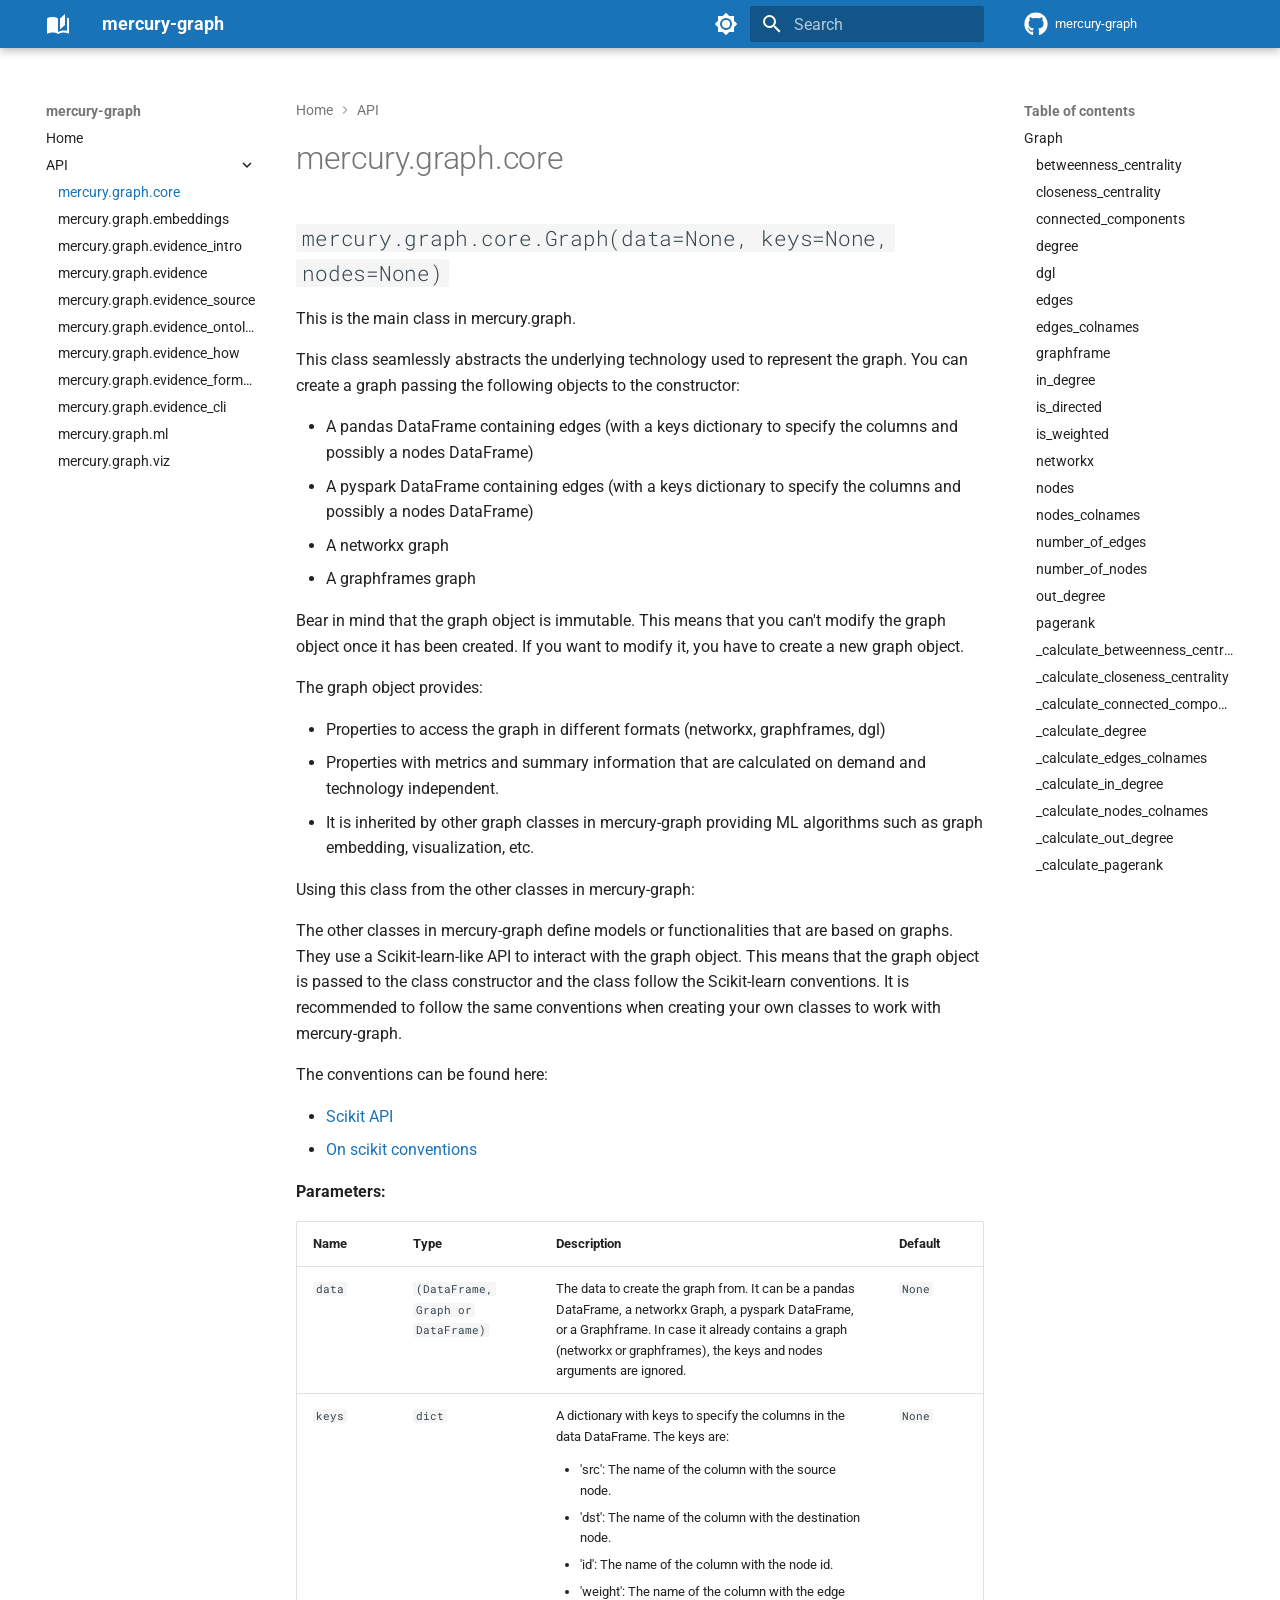
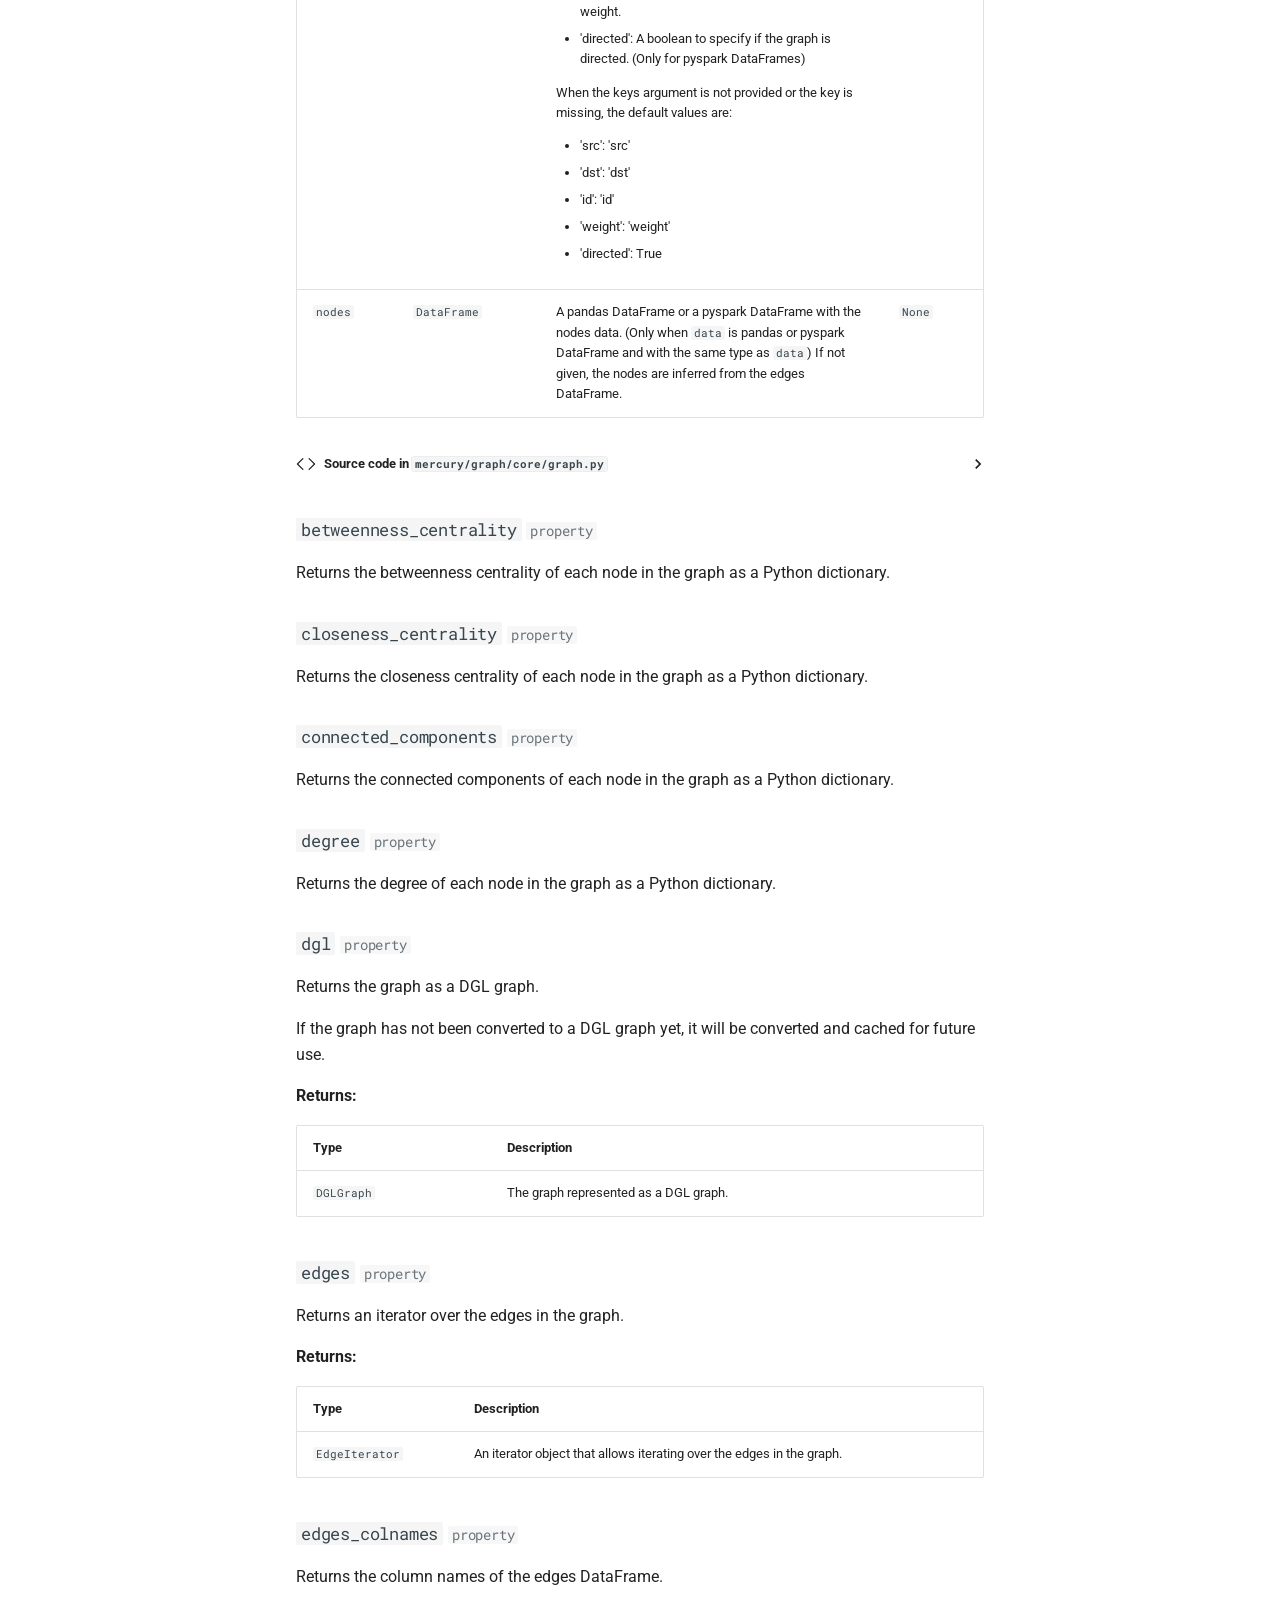
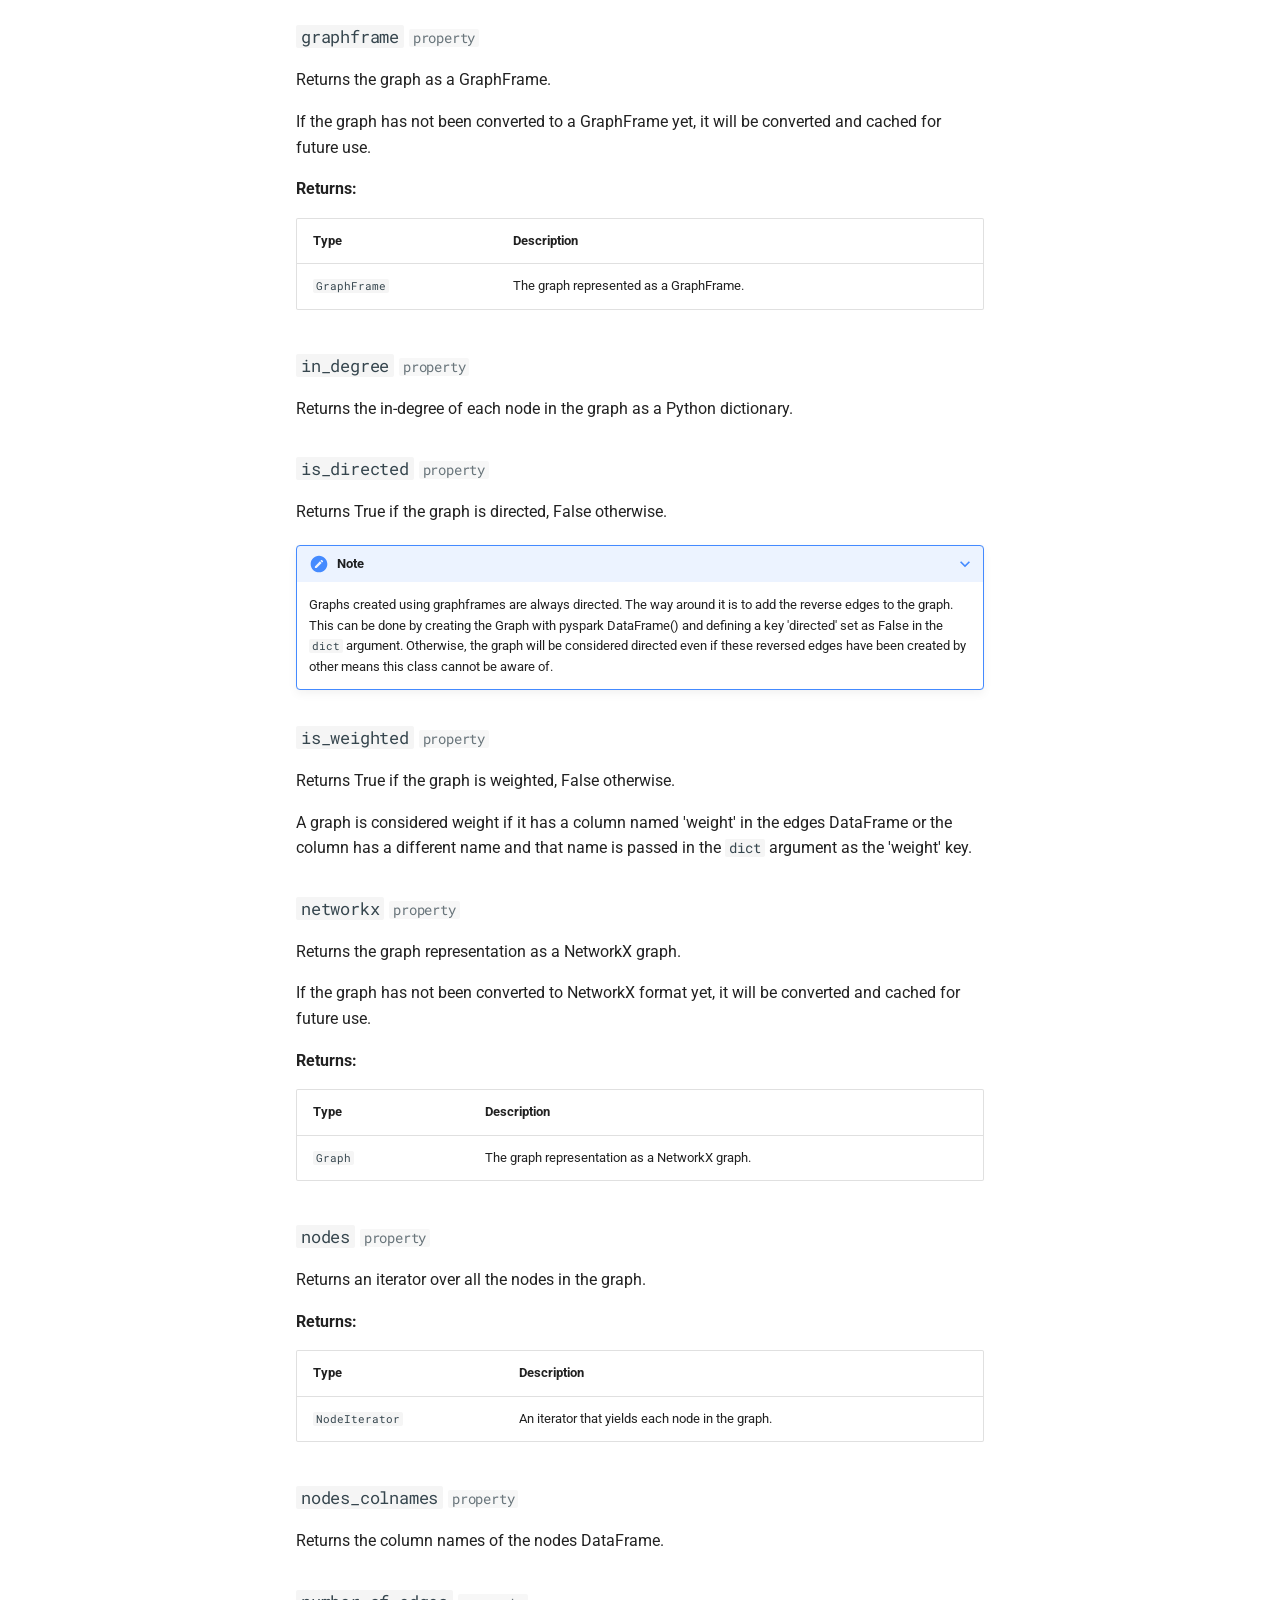
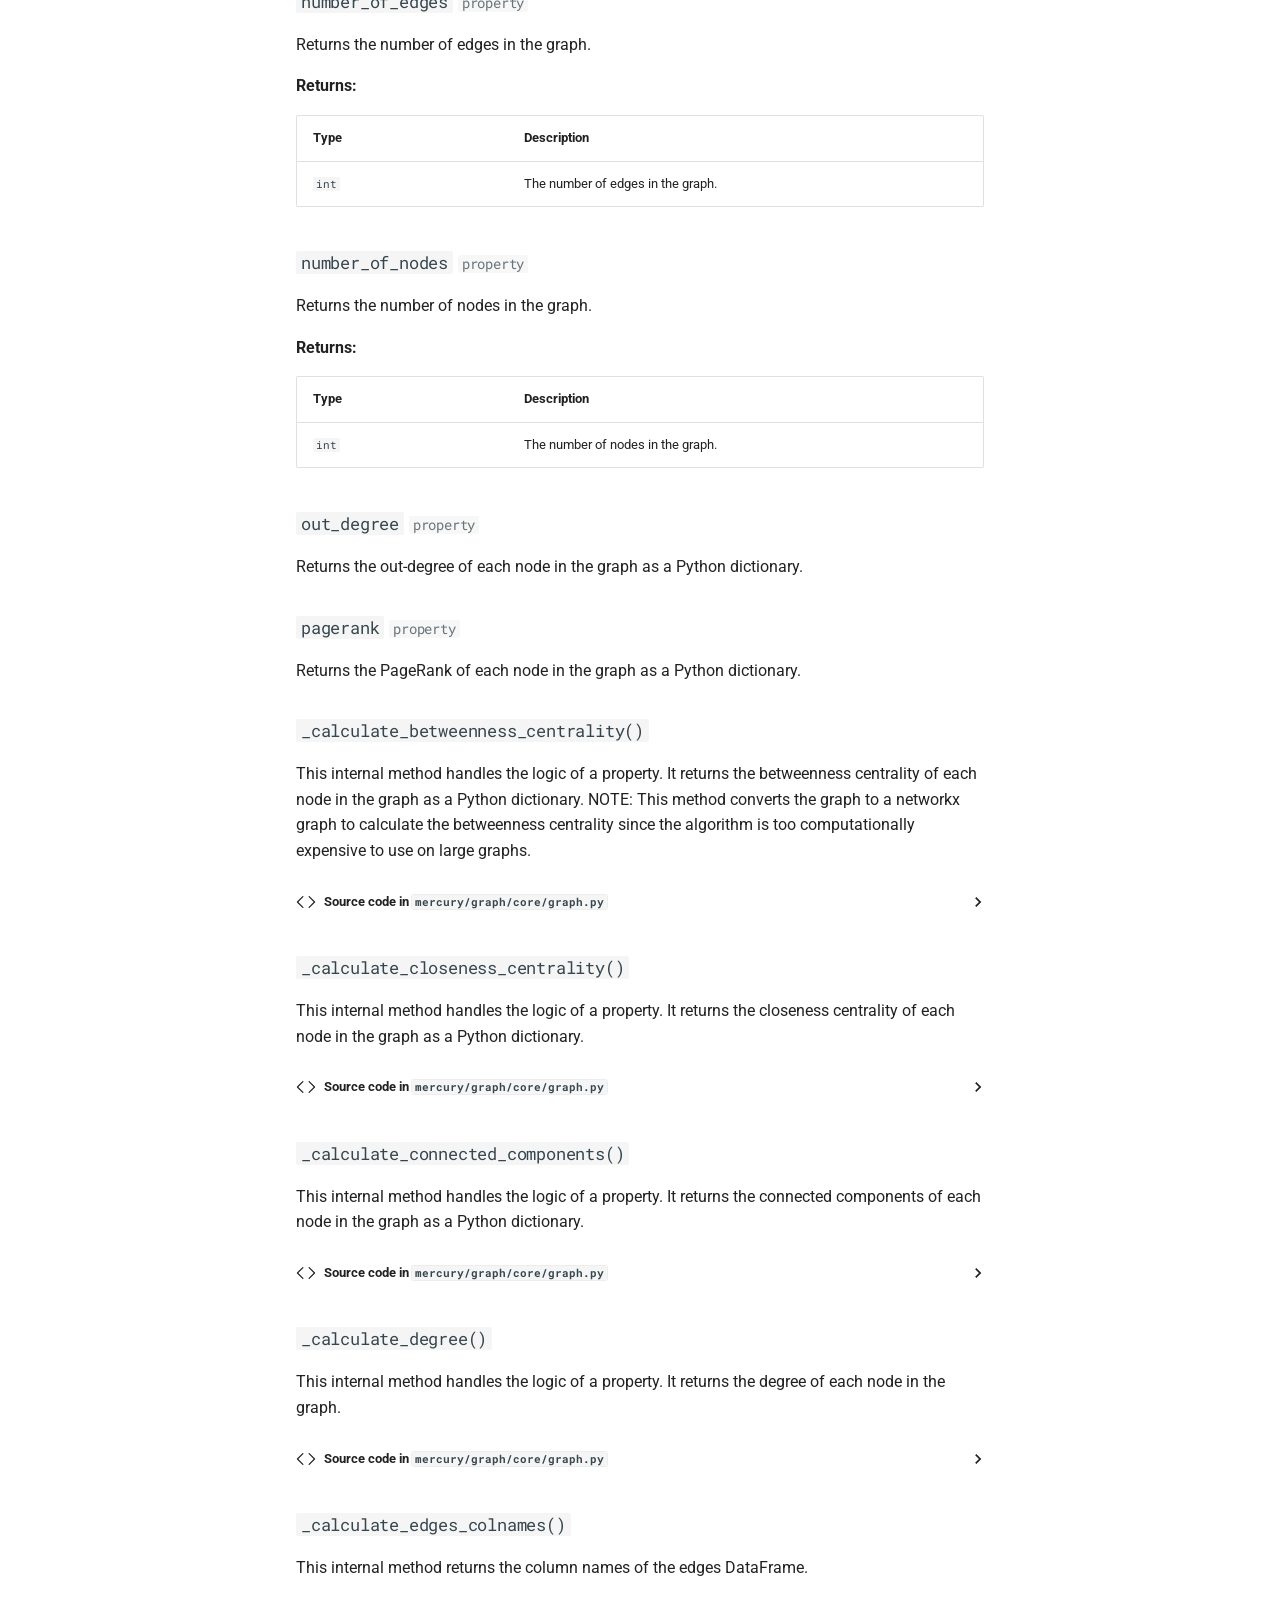
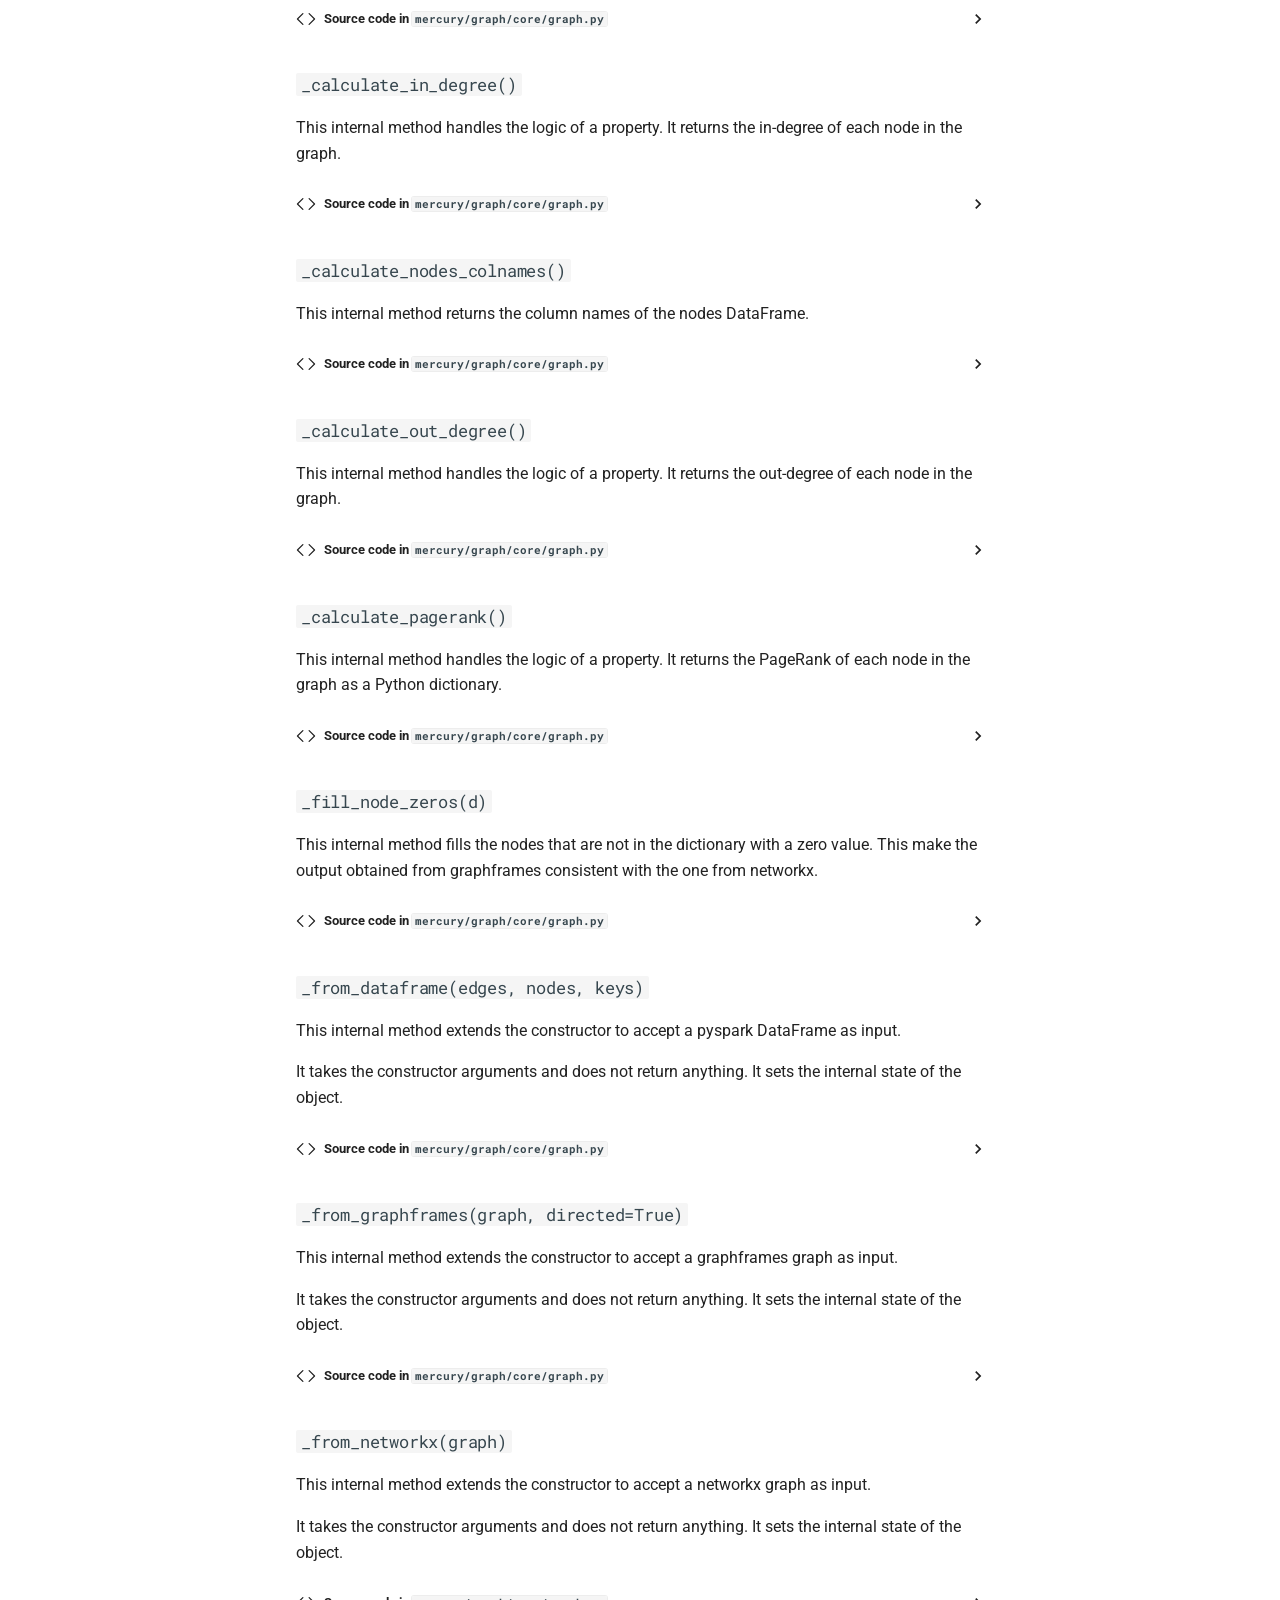
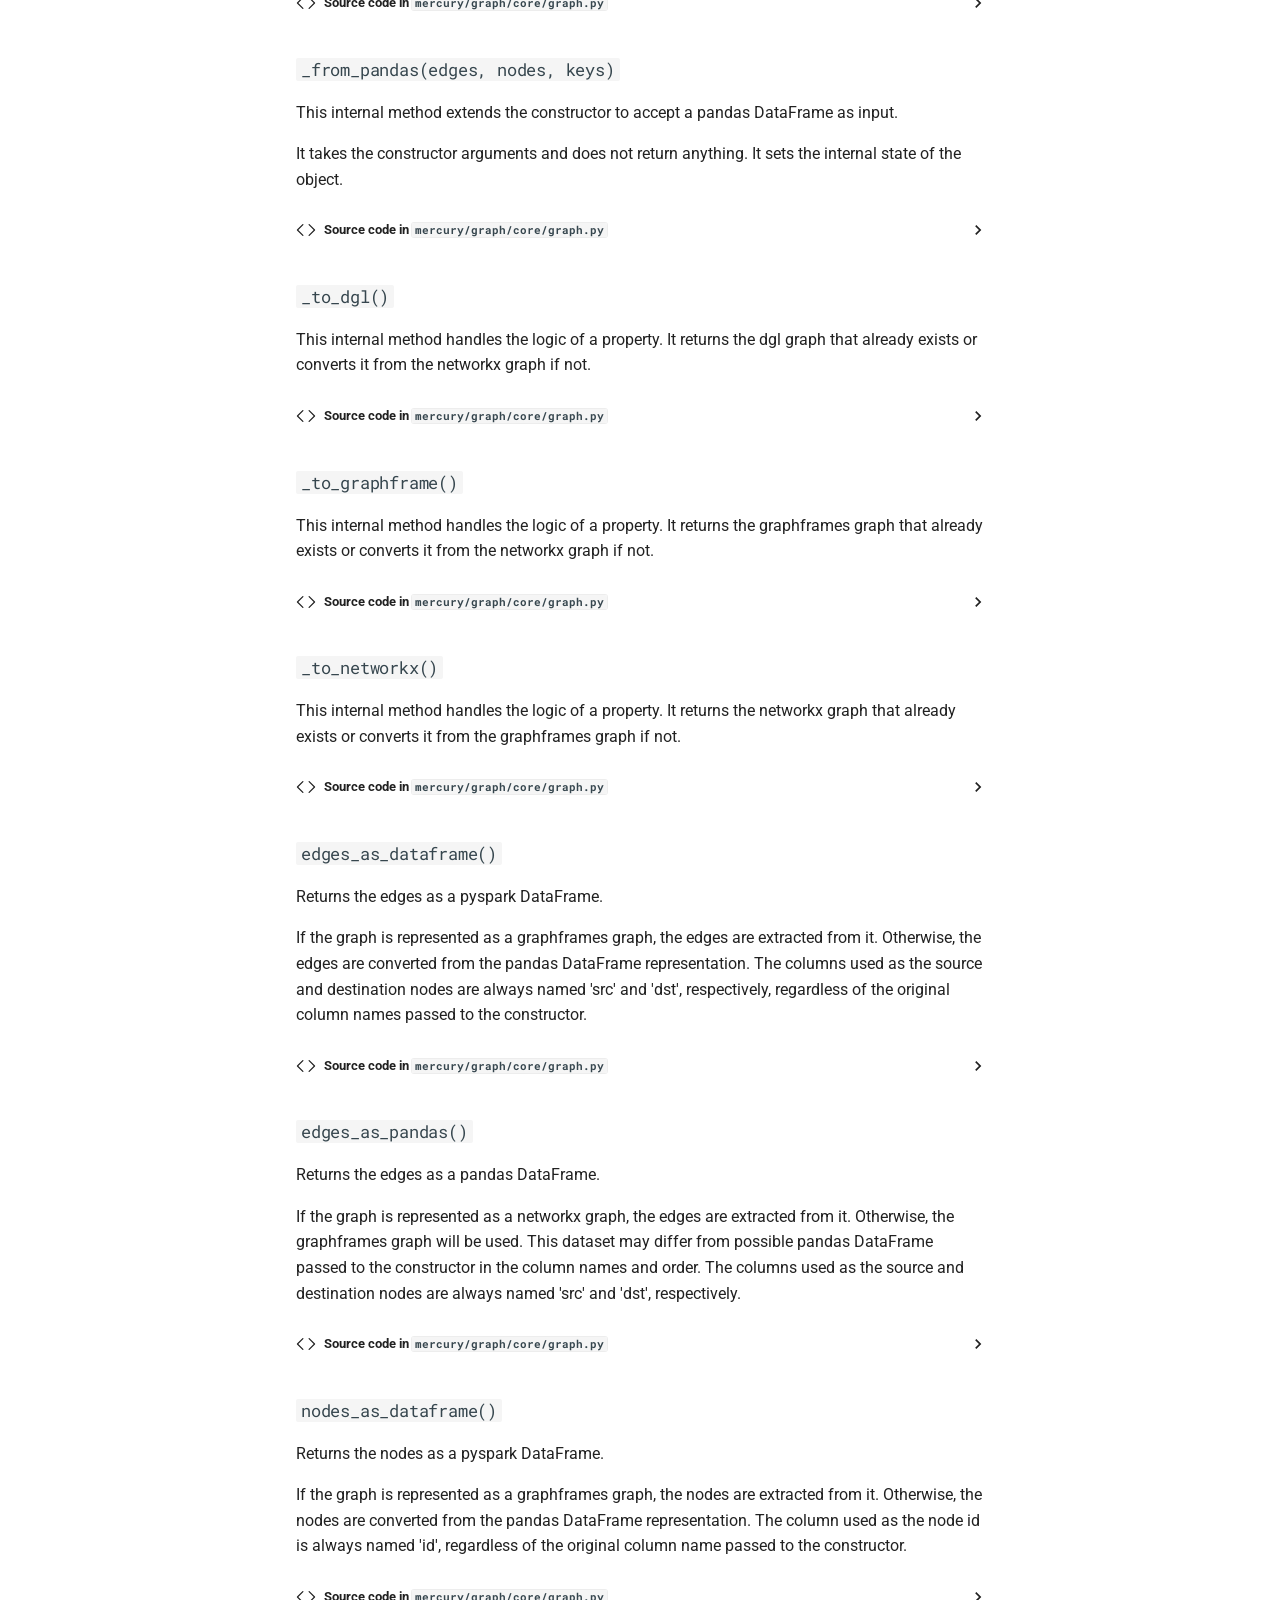
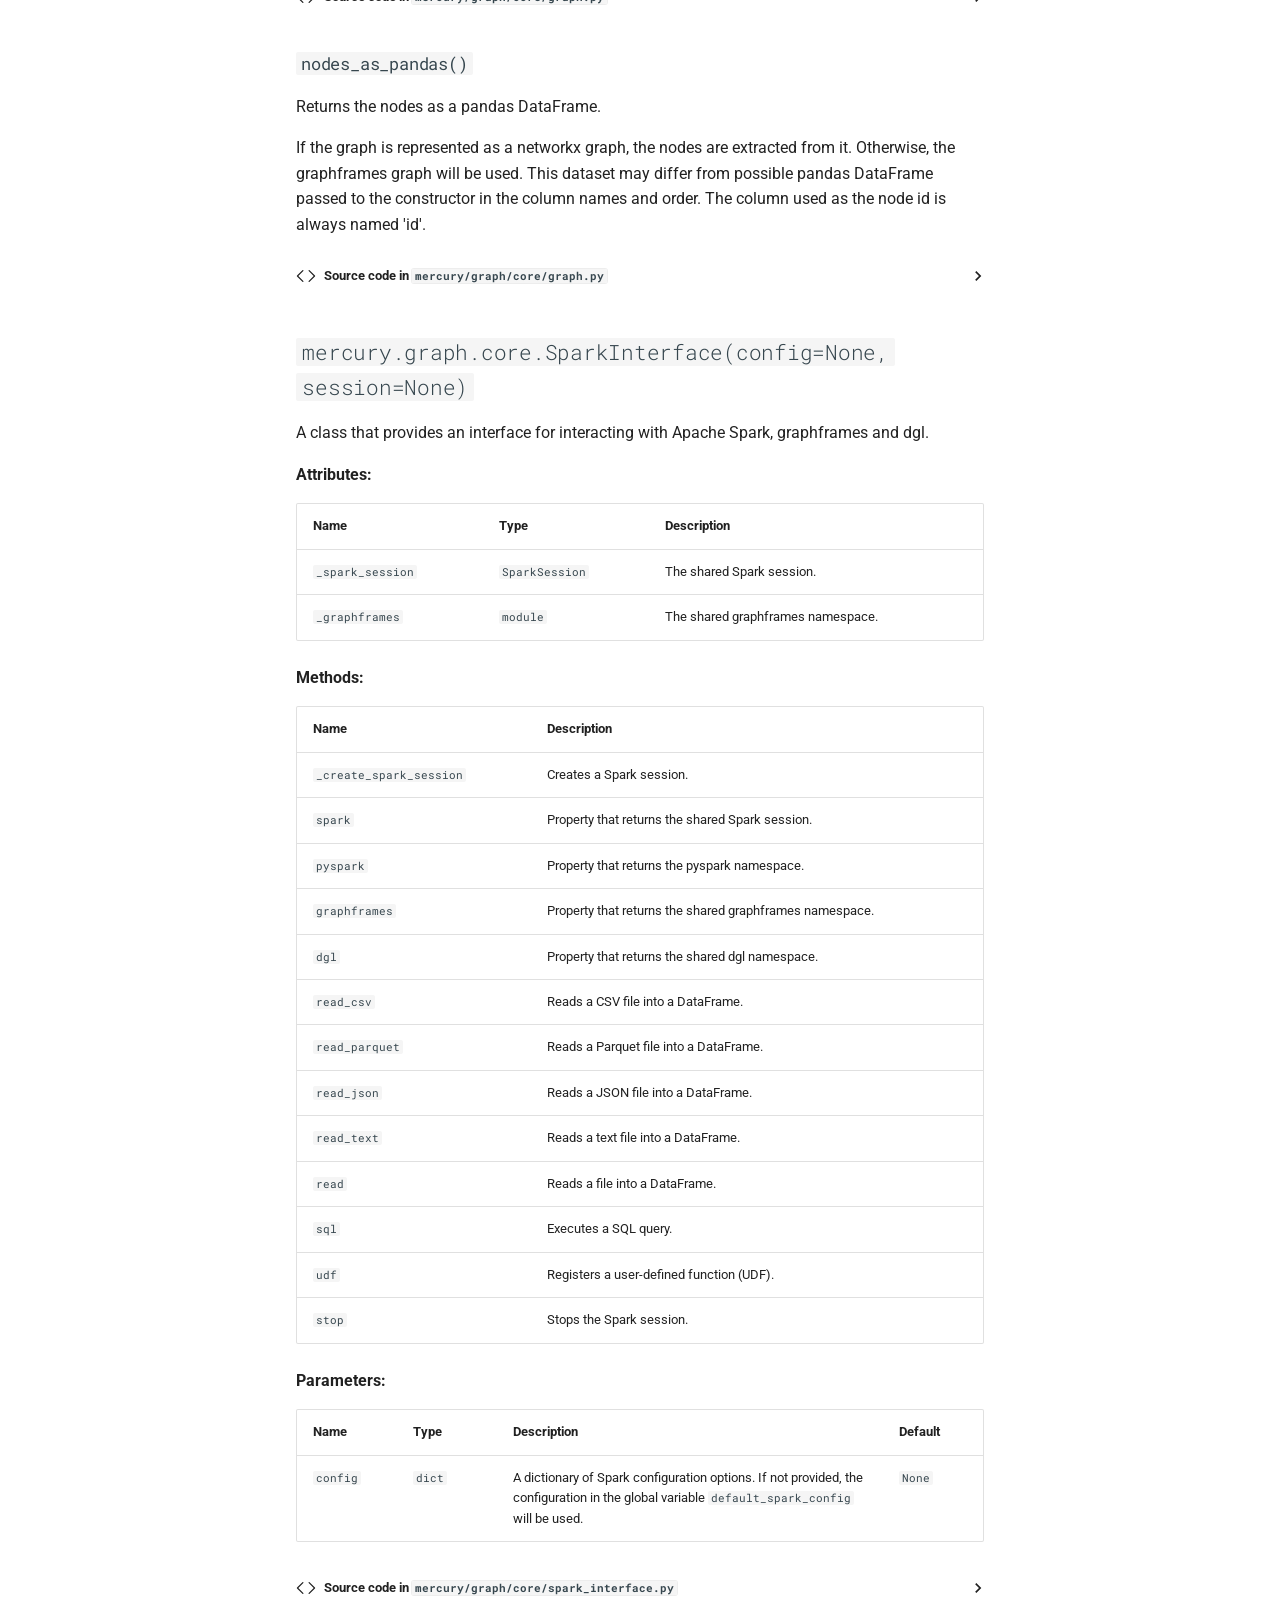
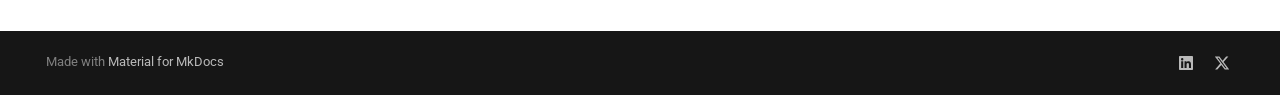
<file: site/reference/core/index.html>
<!doctype html>
<html lang="en" class="no-js">
  <head>
    
      <meta charset="utf-8">
      <meta name="viewport" content="width=device-width,initial-scale=1">
      
      
      
      
        <link rel="prev" href="../..">
      
      
        <link rel="next" href="../embeddings/">
      
      
        
      
      
      <link rel="icon" href="../../assets/images/favicon.png">
      <meta name="generator" content="mkdocs-1.6.1, mkdocs-material-9.7.7">
    
    
      
        <title>mercury.graph.core - mercury-graph</title>
      
    
    
      <link rel="stylesheet" href="../../assets/stylesheets/main.ec1eaa64.min.css">
      
        
        <link rel="stylesheet" href="../../assets/stylesheets/palette.ab4e12ef.min.css">
      
      


    
    
      
    
    
      
        
        
        <link rel="preconnect" href="https://fonts.gstatic.com" crossorigin>
        <link rel="stylesheet" href="https://fonts.googleapis.com/css?family=Roboto:300,300i,400,400i,700,700i%7CRoboto+Mono:400,400i,700,700i&display=fallback">
        <style>:root{--md-text-font:"Roboto";--md-code-font:"Roboto Mono"}</style>
      
    
    
      <link rel="stylesheet" href="../../assets/_mkdocstrings.css">
    
      <link rel="stylesheet" href="../../stylesheets/extra.css">
    
    <script>__md_scope=new URL("../..",location),__md_hash=e=>[...e].reduce(((e,_)=>(e<<5)-e+_.charCodeAt(0)),0),__md_get=(e,_=localStorage,t=__md_scope)=>JSON.parse(_.getItem(t.pathname+"."+e)),__md_set=(e,_,t=localStorage,a=__md_scope)=>{try{t.setItem(a.pathname+"."+e,JSON.stringify(_))}catch(e){}}</script>
    
      

    
    
  </head>
  
  
    
    
      
    
    
    
    
    <body dir="ltr" data-md-color-scheme="default" data-md-color-primary="custom" data-md-color-accent="custom">
  
    
    <input class="md-toggle" data-md-toggle="drawer" type="checkbox" id="__drawer" autocomplete="off">
    <input class="md-toggle" data-md-toggle="search" type="checkbox" id="__search" autocomplete="off">
    <label class="md-overlay" for="__drawer"></label>
    <div data-md-component="skip">
      
        
        <a href="#mercury.graph.core.Graph" class="md-skip">
          Skip to content
        </a>
      
    </div>
    <div data-md-component="announce">
      
    </div>
    
    
      

  

<header class="md-header md-header--shadow" data-md-component="header">
  <nav class="md-header__inner md-grid" aria-label="Header">
    <a href="../.." title="mercury-graph" class="md-header__button md-logo" aria-label="mercury-graph" data-md-component="logo">
      
  
  <svg xmlns="http://www.w3.org/2000/svg" viewBox="0 0 24 24"><path d="m19 2-5 4.5v11l5-4.5zM6.5 5C4.55 5 2.45 5.4 1 6.5v14.66c0 .25.25.5.5.5.1 0 .15-.07.25-.07 1.35-.65 3.3-1.09 4.75-1.09 1.95 0 4.05.4 5.5 1.5 1.35-.85 3.8-1.5 5.5-1.5 1.65 0 3.35.31 4.75 1.06.1.05.15.03.25.03.25 0 .5-.25.5-.5V6.5c-.6-.45-1.25-.75-2-1V19c-1.1-.35-2.3-.5-3.5-.5-1.7 0-4.15.65-5.5 1.5V6.5C10.55 5.4 8.45 5 6.5 5"/></svg>

    </a>
    <label class="md-header__button md-icon" for="__drawer">
      
      <svg xmlns="http://www.w3.org/2000/svg" viewBox="0 0 24 24"><path d="M3 6h18v2H3zm0 5h18v2H3zm0 5h18v2H3z"/></svg>
    </label>
    <div class="md-header__title" data-md-component="header-title">
      <div class="md-header__ellipsis">
        <div class="md-header__topic">
          <span class="md-ellipsis">
            mercury-graph
          </span>
        </div>
        <div class="md-header__topic" data-md-component="header-topic">
          <span class="md-ellipsis">
            
              mercury.graph.core
            
          </span>
        </div>
      </div>
    </div>
    
      
        <form class="md-header__option" data-md-component="palette">
  
    
    
    
    <input class="md-option" data-md-color-media="(prefers-color-scheme: light)" data-md-color-scheme="default" data-md-color-primary="custom" data-md-color-accent="custom"  aria-label="Switch to dark mode"  type="radio" name="__palette" id="__palette_0">
    
      <label class="md-header__button md-icon" title="Switch to dark mode" for="__palette_1" hidden>
        <svg xmlns="http://www.w3.org/2000/svg" viewBox="0 0 24 24"><path d="M12 8a4 4 0 0 0-4 4 4 4 0 0 0 4 4 4 4 0 0 0 4-4 4 4 0 0 0-4-4m0 10a6 6 0 0 1-6-6 6 6 0 0 1 6-6 6 6 0 0 1 6 6 6 6 0 0 1-6 6m8-9.31V4h-4.69L12 .69 8.69 4H4v4.69L.69 12 4 15.31V20h4.69L12 23.31 15.31 20H20v-4.69L23.31 12z"/></svg>
      </label>
    
  
    
    
    
    <input class="md-option" data-md-color-media="(prefers-color-scheme: dark)" data-md-color-scheme="slate" data-md-color-primary="custom" data-md-color-accent="custom"  aria-label="Switch to light mode"  type="radio" name="__palette" id="__palette_1">
    
      <label class="md-header__button md-icon" title="Switch to light mode" for="__palette_0" hidden>
        <svg xmlns="http://www.w3.org/2000/svg" viewBox="0 0 24 24"><path d="M12 18c-.89 0-1.74-.2-2.5-.55C11.56 16.5 13 14.42 13 12s-1.44-4.5-3.5-5.45C10.26 6.2 11.11 6 12 6a6 6 0 0 1 6 6 6 6 0 0 1-6 6m8-9.31V4h-4.69L12 .69 8.69 4H4v4.69L.69 12 4 15.31V20h4.69L12 23.31 15.31 20H20v-4.69L23.31 12z"/></svg>
      </label>
    
  
</form>
      
    
    
      <script>var palette=__md_get("__palette");if(palette&&palette.color){if("(prefers-color-scheme)"===palette.color.media){var media=matchMedia("(prefers-color-scheme: light)"),input=document.querySelector(media.matches?"[data-md-color-media='(prefers-color-scheme: light)']":"[data-md-color-media='(prefers-color-scheme: dark)']");palette.color.media=input.getAttribute("data-md-color-media"),palette.color.scheme=input.getAttribute("data-md-color-scheme"),palette.color.primary=input.getAttribute("data-md-color-primary"),palette.color.accent=input.getAttribute("data-md-color-accent")}for(var[key,value]of Object.entries(palette.color))document.body.setAttribute("data-md-color-"+key,value)}</script>
    
    
    
      
      
        <label class="md-header__button md-icon" for="__search">
          
          <svg xmlns="http://www.w3.org/2000/svg" viewBox="0 0 24 24"><path d="M9.5 3A6.5 6.5 0 0 1 16 9.5c0 1.61-.59 3.09-1.56 4.23l.27.27h.79l5 5-1.5 1.5-5-5v-.79l-.27-.27A6.52 6.52 0 0 1 9.5 16 6.5 6.5 0 0 1 3 9.5 6.5 6.5 0 0 1 9.5 3m0 2C7 5 5 7 5 9.5S7 14 9.5 14 14 12 14 9.5 12 5 9.5 5"/></svg>
        </label>
        <div class="md-search" data-md-component="search" role="dialog">
  <label class="md-search__overlay" for="__search"></label>
  <div class="md-search__inner" role="search">
    <form class="md-search__form" name="search">
      <input type="text" class="md-search__input" name="query" aria-label="Search" placeholder="Search" autocapitalize="off" autocorrect="off" autocomplete="off" spellcheck="false" data-md-component="search-query" required>
      <label class="md-search__icon md-icon" for="__search">
        
        <svg xmlns="http://www.w3.org/2000/svg" viewBox="0 0 24 24"><path d="M9.5 3A6.5 6.5 0 0 1 16 9.5c0 1.61-.59 3.09-1.56 4.23l.27.27h.79l5 5-1.5 1.5-5-5v-.79l-.27-.27A6.52 6.52 0 0 1 9.5 16 6.5 6.5 0 0 1 3 9.5 6.5 6.5 0 0 1 9.5 3m0 2C7 5 5 7 5 9.5S7 14 9.5 14 14 12 14 9.5 12 5 9.5 5"/></svg>
        
        <svg xmlns="http://www.w3.org/2000/svg" viewBox="0 0 24 24"><path d="M20 11v2H8l5.5 5.5-1.42 1.42L4.16 12l7.92-7.92L13.5 5.5 8 11z"/></svg>
      </label>
      <nav class="md-search__options" aria-label="Search">
        
          <a href="javascript:void(0)" class="md-search__icon md-icon" title="Share" aria-label="Share" data-clipboard data-clipboard-text="" data-md-component="search-share" tabindex="-1">
            
            <svg xmlns="http://www.w3.org/2000/svg" viewBox="0 0 24 24"><path d="M18 16.08c-.76 0-1.44.3-1.96.77L8.91 12.7c.05-.23.09-.46.09-.7s-.04-.47-.09-.7l7.05-4.11c.54.5 1.25.81 2.04.81a3 3 0 0 0 3-3 3 3 0 0 0-3-3 3 3 0 0 0-3 3c0 .24.04.47.09.7L8.04 9.81C7.5 9.31 6.79 9 6 9a3 3 0 0 0-3 3 3 3 0 0 0 3 3c.79 0 1.5-.31 2.04-.81l7.12 4.15c-.05.21-.08.43-.08.66 0 1.61 1.31 2.91 2.92 2.91s2.92-1.3 2.92-2.91A2.92 2.92 0 0 0 18 16.08"/></svg>
          </a>
        
        <button type="reset" class="md-search__icon md-icon" title="Clear" aria-label="Clear" tabindex="-1">
          
          <svg xmlns="http://www.w3.org/2000/svg" viewBox="0 0 24 24"><path d="M19 6.41 17.59 5 12 10.59 6.41 5 5 6.41 10.59 12 5 17.59 6.41 19 12 13.41 17.59 19 19 17.59 13.41 12z"/></svg>
        </button>
      </nav>
      
        <div class="md-search__suggest" data-md-component="search-suggest"></div>
      
    </form>
    <div class="md-search__output">
      <div class="md-search__scrollwrap" tabindex="0" data-md-scrollfix>
        <div class="md-search-result" data-md-component="search-result">
          <div class="md-search-result__meta">
            Initializing search
          </div>
          <ol class="md-search-result__list" role="presentation"></ol>
        </div>
      </div>
    </div>
  </div>
</div>
      
    
    
      <div class="md-header__source">
        <a href="https://github.com/BBVA/mercury-graph/" title="Go to repository" class="md-source" data-md-component="source">
  <div class="md-source__icon md-icon">
    
    <svg xmlns="http://www.w3.org/2000/svg" viewBox="0 0 512 512"><!--! Font Awesome Free 7.1.0 by @fontawesome - https://fontawesome.com License - https://fontawesome.com/license/free (Icons: CC BY 4.0, Fonts: SIL OFL 1.1, Code: MIT License) Copyright 2025 Fonticons, Inc.--><path d="M173.9 397.4c0 2-2.3 3.6-5.2 3.6-3.3.3-5.6-1.3-5.6-3.6 0-2 2.3-3.6 5.2-3.6 3-.3 5.6 1.3 5.6 3.6m-31.1-4.5c-.7 2 1.3 4.3 4.3 4.9 2.6 1 5.6 0 6.2-2s-1.3-4.3-4.3-5.2c-2.6-.7-5.5.3-6.2 2.3m44.2-1.7c-2.9.7-4.9 2.6-4.6 4.9.3 2 2.9 3.3 5.9 2.6 2.9-.7 4.9-2.6 4.6-4.6-.3-1.9-3-3.2-5.9-2.9M252.8 8C114.1 8 8 113.3 8 252c0 110.9 69.8 205.8 169.5 239.2 12.8 2.3 17.3-5.6 17.3-12.1 0-6.2-.3-40.4-.3-61.4 0 0-70 15-84.7-29.8 0 0-11.4-29.1-27.8-36.6 0 0-22.9-15.7 1.6-15.4 0 0 24.9 2 38.6 25.8 21.9 38.6 58.6 27.5 72.9 20.9 2.3-16 8.8-27.1 16-33.7-55.9-6.2-112.3-14.3-112.3-110.5 0-27.5 7.6-41.3 23.6-58.9-2.6-6.5-11.1-33.3 2.6-67.9 20.9-6.5 69 27 69 27 20-5.6 41.5-8.5 62.8-8.5s42.8 2.9 62.8 8.5c0 0 48.1-33.6 69-27 13.7 34.7 5.2 61.4 2.6 67.9 16 17.7 25.8 31.5 25.8 58.9 0 96.5-58.9 104.2-114.8 110.5 9.2 7.9 17 22.9 17 46.4 0 33.7-.3 75.4-.3 83.6 0 6.5 4.6 14.4 17.3 12.1C436.2 457.8 504 362.9 504 252 504 113.3 391.5 8 252.8 8M105.2 352.9c-1.3 1-1 3.3.7 5.2 1.6 1.6 3.9 2.3 5.2 1 1.3-1 1-3.3-.7-5.2-1.6-1.6-3.9-2.3-5.2-1m-10.8-8.1c-.7 1.3.3 2.9 2.3 3.9 1.6 1 3.6.7 4.3-.7.7-1.3-.3-2.9-2.3-3.9-2-.6-3.6-.3-4.3.7m32.4 35.6c-1.6 1.3-1 4.3 1.3 6.2 2.3 2.3 5.2 2.6 6.5 1 1.3-1.3.7-4.3-1.3-6.2-2.2-2.3-5.2-2.6-6.5-1m-11.4-14.7c-1.6 1-1.6 3.6 0 5.9s4.3 3.3 5.6 2.3c1.6-1.3 1.6-3.9 0-6.2-1.4-2.3-4-3.3-5.6-2"/></svg>
  </div>
  <div class="md-source__repository">
    mercury-graph
  </div>
</a>
      </div>
    
  </nav>
  
</header>
    
    <div class="md-container" data-md-component="container">
      
      
        
          
        
      
      <main class="md-main" data-md-component="main">
        <div class="md-main__inner md-grid">
          
            
              
              <div class="md-sidebar md-sidebar--primary" data-md-component="sidebar" data-md-type="navigation" >
                <div class="md-sidebar__scrollwrap">
                  <div class="md-sidebar__inner">
                    



<nav class="md-nav md-nav--primary" aria-label="Navigation" data-md-level="0">
  <label class="md-nav__title" for="__drawer">
    <a href="../.." title="mercury-graph" class="md-nav__button md-logo" aria-label="mercury-graph" data-md-component="logo">
      
  
  <svg xmlns="http://www.w3.org/2000/svg" viewBox="0 0 24 24"><path d="m19 2-5 4.5v11l5-4.5zM6.5 5C4.55 5 2.45 5.4 1 6.5v14.66c0 .25.25.5.5.5.1 0 .15-.07.25-.07 1.35-.65 3.3-1.09 4.75-1.09 1.95 0 4.05.4 5.5 1.5 1.35-.85 3.8-1.5 5.5-1.5 1.65 0 3.35.31 4.75 1.06.1.05.15.03.25.03.25 0 .5-.25.5-.5V6.5c-.6-.45-1.25-.75-2-1V19c-1.1-.35-2.3-.5-3.5-.5-1.7 0-4.15.65-5.5 1.5V6.5C10.55 5.4 8.45 5 6.5 5"/></svg>

    </a>
    mercury-graph
  </label>
  
    <div class="md-nav__source">
      <a href="https://github.com/BBVA/mercury-graph/" title="Go to repository" class="md-source" data-md-component="source">
  <div class="md-source__icon md-icon">
    
    <svg xmlns="http://www.w3.org/2000/svg" viewBox="0 0 512 512"><!--! Font Awesome Free 7.1.0 by @fontawesome - https://fontawesome.com License - https://fontawesome.com/license/free (Icons: CC BY 4.0, Fonts: SIL OFL 1.1, Code: MIT License) Copyright 2025 Fonticons, Inc.--><path d="M173.9 397.4c0 2-2.3 3.6-5.2 3.6-3.3.3-5.6-1.3-5.6-3.6 0-2 2.3-3.6 5.2-3.6 3-.3 5.6 1.3 5.6 3.6m-31.1-4.5c-.7 2 1.3 4.3 4.3 4.9 2.6 1 5.6 0 6.2-2s-1.3-4.3-4.3-5.2c-2.6-.7-5.5.3-6.2 2.3m44.2-1.7c-2.9.7-4.9 2.6-4.6 4.9.3 2 2.9 3.3 5.9 2.6 2.9-.7 4.9-2.6 4.6-4.6-.3-1.9-3-3.2-5.9-2.9M252.8 8C114.1 8 8 113.3 8 252c0 110.9 69.8 205.8 169.5 239.2 12.8 2.3 17.3-5.6 17.3-12.1 0-6.2-.3-40.4-.3-61.4 0 0-70 15-84.7-29.8 0 0-11.4-29.1-27.8-36.6 0 0-22.9-15.7 1.6-15.4 0 0 24.9 2 38.6 25.8 21.9 38.6 58.6 27.5 72.9 20.9 2.3-16 8.8-27.1 16-33.7-55.9-6.2-112.3-14.3-112.3-110.5 0-27.5 7.6-41.3 23.6-58.9-2.6-6.5-11.1-33.3 2.6-67.9 20.9-6.5 69 27 69 27 20-5.6 41.5-8.5 62.8-8.5s42.8 2.9 62.8 8.5c0 0 48.1-33.6 69-27 13.7 34.7 5.2 61.4 2.6 67.9 16 17.7 25.8 31.5 25.8 58.9 0 96.5-58.9 104.2-114.8 110.5 9.2 7.9 17 22.9 17 46.4 0 33.7-.3 75.4-.3 83.6 0 6.5 4.6 14.4 17.3 12.1C436.2 457.8 504 362.9 504 252 504 113.3 391.5 8 252.8 8M105.2 352.9c-1.3 1-1 3.3.7 5.2 1.6 1.6 3.9 2.3 5.2 1 1.3-1 1-3.3-.7-5.2-1.6-1.6-3.9-2.3-5.2-1m-10.8-8.1c-.7 1.3.3 2.9 2.3 3.9 1.6 1 3.6.7 4.3-.7.7-1.3-.3-2.9-2.3-3.9-2-.6-3.6-.3-4.3.7m32.4 35.6c-1.6 1.3-1 4.3 1.3 6.2 2.3 2.3 5.2 2.6 6.5 1 1.3-1.3.7-4.3-1.3-6.2-2.2-2.3-5.2-2.6-6.5-1m-11.4-14.7c-1.6 1-1.6 3.6 0 5.9s4.3 3.3 5.6 2.3c1.6-1.3 1.6-3.9 0-6.2-1.4-2.3-4-3.3-5.6-2"/></svg>
  </div>
  <div class="md-source__repository">
    mercury-graph
  </div>
</a>
    </div>
  
  <ul class="md-nav__list" data-md-scrollfix>
    
      
      
  
  
  
  
    <li class="md-nav__item">
      <a href="../.." class="md-nav__link">
        
  
  
  <span class="md-ellipsis">
    
  
    Home
  

    
  </span>
  
  

      </a>
    </li>
  

    
      
      
  
  
    
  
  
  
    
    
      
        
      
        
      
        
      
        
      
        
      
        
      
        
      
        
      
        
      
        
      
        
      
    
    
    
    
    <li class="md-nav__item md-nav__item--active md-nav__item--nested">
      
        
        
        <input class="md-nav__toggle md-toggle " type="checkbox" id="__nav_2" checked>
        
          
          <label class="md-nav__link" for="__nav_2" id="__nav_2_label" tabindex="0">
            
  
  
  <span class="md-ellipsis">
    
  
    API
  

    
  </span>
  
  

            <span class="md-nav__icon md-icon"></span>
          </label>
        
        <nav class="md-nav" data-md-level="1" aria-labelledby="__nav_2_label" aria-expanded="true">
          <label class="md-nav__title" for="__nav_2">
            <span class="md-nav__icon md-icon"></span>
            
  
    API
  

          </label>
          <ul class="md-nav__list" data-md-scrollfix>
            
              
                
  
  
    
  
  
  
    <li class="md-nav__item md-nav__item--active">
      
      <input class="md-nav__toggle md-toggle" type="checkbox" id="__toc">
      
      
      
        <label class="md-nav__link md-nav__link--active" for="__toc">
          
  
  
  <span class="md-ellipsis">
    
  
    mercury.graph.core
  

    
  </span>
  
  

          <span class="md-nav__icon md-icon"></span>
        </label>
      
      <a href="./" class="md-nav__link md-nav__link--active">
        
  
  
  <span class="md-ellipsis">
    
  
    mercury.graph.core
  

    
  </span>
  
  

      </a>
      
        

<nav class="md-nav md-nav--secondary" aria-label="Table of contents">
  
  
  
  
    <label class="md-nav__title" for="__toc">
      <span class="md-nav__icon md-icon"></span>
      Table of contents
    </label>
    <ul class="md-nav__list" data-md-component="toc" data-md-scrollfix>
      
        <li class="md-nav__item">
  <a href="#mercury.graph.core.Graph" class="md-nav__link">
    <span class="md-ellipsis">
      
        Graph
      
    </span>
  </a>
  
    <nav class="md-nav" aria-label="Graph">
      <ul class="md-nav__list">
        
          <li class="md-nav__item">
  <a href="#mercury.graph.core.Graph.betweenness_centrality" class="md-nav__link">
    <span class="md-ellipsis">
      
        betweenness_centrality
      
    </span>
  </a>
  
</li>
        
          <li class="md-nav__item">
  <a href="#mercury.graph.core.Graph.closeness_centrality" class="md-nav__link">
    <span class="md-ellipsis">
      
        closeness_centrality
      
    </span>
  </a>
  
</li>
        
          <li class="md-nav__item">
  <a href="#mercury.graph.core.Graph.connected_components" class="md-nav__link">
    <span class="md-ellipsis">
      
        connected_components
      
    </span>
  </a>
  
</li>
        
          <li class="md-nav__item">
  <a href="#mercury.graph.core.Graph.degree" class="md-nav__link">
    <span class="md-ellipsis">
      
        degree
      
    </span>
  </a>
  
</li>
        
          <li class="md-nav__item">
  <a href="#mercury.graph.core.Graph.dgl" class="md-nav__link">
    <span class="md-ellipsis">
      
        dgl
      
    </span>
  </a>
  
</li>
        
          <li class="md-nav__item">
  <a href="#mercury.graph.core.Graph.edges" class="md-nav__link">
    <span class="md-ellipsis">
      
        edges
      
    </span>
  </a>
  
</li>
        
          <li class="md-nav__item">
  <a href="#mercury.graph.core.Graph.edges_colnames" class="md-nav__link">
    <span class="md-ellipsis">
      
        edges_colnames
      
    </span>
  </a>
  
</li>
        
          <li class="md-nav__item">
  <a href="#mercury.graph.core.Graph.graphframe" class="md-nav__link">
    <span class="md-ellipsis">
      
        graphframe
      
    </span>
  </a>
  
</li>
        
          <li class="md-nav__item">
  <a href="#mercury.graph.core.Graph.in_degree" class="md-nav__link">
    <span class="md-ellipsis">
      
        in_degree
      
    </span>
  </a>
  
</li>
        
          <li class="md-nav__item">
  <a href="#mercury.graph.core.Graph.is_directed" class="md-nav__link">
    <span class="md-ellipsis">
      
        is_directed
      
    </span>
  </a>
  
</li>
        
          <li class="md-nav__item">
  <a href="#mercury.graph.core.Graph.is_weighted" class="md-nav__link">
    <span class="md-ellipsis">
      
        is_weighted
      
    </span>
  </a>
  
</li>
        
          <li class="md-nav__item">
  <a href="#mercury.graph.core.Graph.networkx" class="md-nav__link">
    <span class="md-ellipsis">
      
        networkx
      
    </span>
  </a>
  
</li>
        
          <li class="md-nav__item">
  <a href="#mercury.graph.core.Graph.nodes" class="md-nav__link">
    <span class="md-ellipsis">
      
        nodes
      
    </span>
  </a>
  
</li>
        
          <li class="md-nav__item">
  <a href="#mercury.graph.core.Graph.nodes_colnames" class="md-nav__link">
    <span class="md-ellipsis">
      
        nodes_colnames
      
    </span>
  </a>
  
</li>
        
          <li class="md-nav__item">
  <a href="#mercury.graph.core.Graph.number_of_edges" class="md-nav__link">
    <span class="md-ellipsis">
      
        number_of_edges
      
    </span>
  </a>
  
</li>
        
          <li class="md-nav__item">
  <a href="#mercury.graph.core.Graph.number_of_nodes" class="md-nav__link">
    <span class="md-ellipsis">
      
        number_of_nodes
      
    </span>
  </a>
  
</li>
        
          <li class="md-nav__item">
  <a href="#mercury.graph.core.Graph.out_degree" class="md-nav__link">
    <span class="md-ellipsis">
      
        out_degree
      
    </span>
  </a>
  
</li>
        
          <li class="md-nav__item">
  <a href="#mercury.graph.core.Graph.pagerank" class="md-nav__link">
    <span class="md-ellipsis">
      
        pagerank
      
    </span>
  </a>
  
</li>
        
          <li class="md-nav__item">
  <a href="#mercury.graph.core.Graph._calculate_betweenness_centrality" class="md-nav__link">
    <span class="md-ellipsis">
      
        _calculate_betweenness_centrality
      
    </span>
  </a>
  
</li>
        
          <li class="md-nav__item">
  <a href="#mercury.graph.core.Graph._calculate_closeness_centrality" class="md-nav__link">
    <span class="md-ellipsis">
      
        _calculate_closeness_centrality
      
    </span>
  </a>
  
</li>
        
          <li class="md-nav__item">
  <a href="#mercury.graph.core.Graph._calculate_connected_components" class="md-nav__link">
    <span class="md-ellipsis">
      
        _calculate_connected_components
      
    </span>
  </a>
  
</li>
        
          <li class="md-nav__item">
  <a href="#mercury.graph.core.Graph._calculate_degree" class="md-nav__link">
    <span class="md-ellipsis">
      
        _calculate_degree
      
    </span>
  </a>
  
</li>
        
          <li class="md-nav__item">
  <a href="#mercury.graph.core.Graph._calculate_edges_colnames" class="md-nav__link">
    <span class="md-ellipsis">
      
        _calculate_edges_colnames
      
    </span>
  </a>
  
</li>
        
          <li class="md-nav__item">
  <a href="#mercury.graph.core.Graph._calculate_in_degree" class="md-nav__link">
    <span class="md-ellipsis">
      
        _calculate_in_degree
      
    </span>
  </a>
  
</li>
        
          <li class="md-nav__item">
  <a href="#mercury.graph.core.Graph._calculate_nodes_colnames" class="md-nav__link">
    <span class="md-ellipsis">
      
        _calculate_nodes_colnames
      
    </span>
  </a>
  
</li>
        
          <li class="md-nav__item">
  <a href="#mercury.graph.core.Graph._calculate_out_degree" class="md-nav__link">
    <span class="md-ellipsis">
      
        _calculate_out_degree
      
    </span>
  </a>
  
</li>
        
          <li class="md-nav__item">
  <a href="#mercury.graph.core.Graph._calculate_pagerank" class="md-nav__link">
    <span class="md-ellipsis">
      
        _calculate_pagerank
      
    </span>
  </a>
  
</li>
        
          <li class="md-nav__item">
  <a href="#mercury.graph.core.Graph._fill_node_zeros" class="md-nav__link">
    <span class="md-ellipsis">
      
        _fill_node_zeros
      
    </span>
  </a>
  
</li>
        
          <li class="md-nav__item">
  <a href="#mercury.graph.core.Graph._from_dataframe" class="md-nav__link">
    <span class="md-ellipsis">
      
        _from_dataframe
      
    </span>
  </a>
  
</li>
        
          <li class="md-nav__item">
  <a href="#mercury.graph.core.Graph._from_graphframes" class="md-nav__link">
    <span class="md-ellipsis">
      
        _from_graphframes
      
    </span>
  </a>
  
</li>
        
          <li class="md-nav__item">
  <a href="#mercury.graph.core.Graph._from_networkx" class="md-nav__link">
    <span class="md-ellipsis">
      
        _from_networkx
      
    </span>
  </a>
  
</li>
        
          <li class="md-nav__item">
  <a href="#mercury.graph.core.Graph._from_pandas" class="md-nav__link">
    <span class="md-ellipsis">
      
        _from_pandas
      
    </span>
  </a>
  
</li>
        
          <li class="md-nav__item">
  <a href="#mercury.graph.core.Graph._to_dgl" class="md-nav__link">
    <span class="md-ellipsis">
      
        _to_dgl
      
    </span>
  </a>
  
</li>
        
          <li class="md-nav__item">
  <a href="#mercury.graph.core.Graph._to_graphframe" class="md-nav__link">
    <span class="md-ellipsis">
      
        _to_graphframe
      
    </span>
  </a>
  
</li>
        
          <li class="md-nav__item">
  <a href="#mercury.graph.core.Graph._to_networkx" class="md-nav__link">
    <span class="md-ellipsis">
      
        _to_networkx
      
    </span>
  </a>
  
</li>
        
          <li class="md-nav__item">
  <a href="#mercury.graph.core.Graph.edges_as_dataframe" class="md-nav__link">
    <span class="md-ellipsis">
      
        edges_as_dataframe
      
    </span>
  </a>
  
</li>
        
          <li class="md-nav__item">
  <a href="#mercury.graph.core.Graph.edges_as_pandas" class="md-nav__link">
    <span class="md-ellipsis">
      
        edges_as_pandas
      
    </span>
  </a>
  
</li>
        
          <li class="md-nav__item">
  <a href="#mercury.graph.core.Graph.nodes_as_dataframe" class="md-nav__link">
    <span class="md-ellipsis">
      
        nodes_as_dataframe
      
    </span>
  </a>
  
</li>
        
          <li class="md-nav__item">
  <a href="#mercury.graph.core.Graph.nodes_as_pandas" class="md-nav__link">
    <span class="md-ellipsis">
      
        nodes_as_pandas
      
    </span>
  </a>
  
</li>
        
      </ul>
    </nav>
  
</li>
      
        <li class="md-nav__item">
  <a href="#mercury.graph.core.SparkInterface" class="md-nav__link">
    <span class="md-ellipsis">
      
        SparkInterface
      
    </span>
  </a>
  
</li>
      
    </ul>
  
</nav>
      
    </li>
  

              
            
              
                
  
  
  
  
    <li class="md-nav__item">
      <a href="../embeddings/" class="md-nav__link">
        
  
  
  <span class="md-ellipsis">
    
  
    mercury.graph.embeddings
  

    
  </span>
  
  

      </a>
    </li>
  

              
            
              
                
  
  
  
  
    <li class="md-nav__item">
      <a href="../evidence_intro/" class="md-nav__link">
        
  
  
  <span class="md-ellipsis">
    
  
    mercury.graph.evidence_intro
  

    
  </span>
  
  

      </a>
    </li>
  

              
            
              
                
  
  
  
  
    <li class="md-nav__item">
      <a href="../evidence/" class="md-nav__link">
        
  
  
  <span class="md-ellipsis">
    
  
    mercury.graph.evidence
  

    
  </span>
  
  

      </a>
    </li>
  

              
            
              
                
  
  
  
  
    <li class="md-nav__item">
      <a href="../evidence_source/" class="md-nav__link">
        
  
  
  <span class="md-ellipsis">
    
  
    mercury.graph.evidence_source
  

    
  </span>
  
  

      </a>
    </li>
  

              
            
              
                
  
  
  
  
    <li class="md-nav__item">
      <a href="../evidence_ontologies/" class="md-nav__link">
        
  
  
  <span class="md-ellipsis">
    
  
    mercury.graph.evidence_ontologies
  

    
  </span>
  
  

      </a>
    </li>
  

              
            
              
                
  
  
  
  
    <li class="md-nav__item">
      <a href="../evidence_how/" class="md-nav__link">
        
  
  
  <span class="md-ellipsis">
    
  
    mercury.graph.evidence_how
  

    
  </span>
  
  

      </a>
    </li>
  

              
            
              
                
  
  
  
  
    <li class="md-nav__item">
      <a href="../evidence_formats/" class="md-nav__link">
        
  
  
  <span class="md-ellipsis">
    
  
    mercury.graph.evidence_formats
  

    
  </span>
  
  

      </a>
    </li>
  

              
            
              
                
  
  
  
  
    <li class="md-nav__item">
      <a href="../evidence_cli/" class="md-nav__link">
        
  
  
  <span class="md-ellipsis">
    
  
    mercury.graph.evidence_cli
  

    
  </span>
  
  

      </a>
    </li>
  

              
            
              
                
  
  
  
  
    <li class="md-nav__item">
      <a href="../ml/" class="md-nav__link">
        
  
  
  <span class="md-ellipsis">
    
  
    mercury.graph.ml
  

    
  </span>
  
  

      </a>
    </li>
  

              
            
              
                
  
  
  
  
    <li class="md-nav__item">
      <a href="../viz/" class="md-nav__link">
        
  
  
  <span class="md-ellipsis">
    
  
    mercury.graph.viz
  

    
  </span>
  
  

      </a>
    </li>
  

              
            
          </ul>
        </nav>
      
    </li>
  

    
  </ul>
</nav>
                  </div>
                </div>
              </div>
            
            
              
              <div class="md-sidebar md-sidebar--secondary" data-md-component="sidebar" data-md-type="toc" >
                <div class="md-sidebar__scrollwrap">
                  <div class="md-sidebar__inner">
                    

<nav class="md-nav md-nav--secondary" aria-label="Table of contents">
  
  
  
  
    <label class="md-nav__title" for="__toc">
      <span class="md-nav__icon md-icon"></span>
      Table of contents
    </label>
    <ul class="md-nav__list" data-md-component="toc" data-md-scrollfix>
      
        <li class="md-nav__item">
  <a href="#mercury.graph.core.Graph" class="md-nav__link">
    <span class="md-ellipsis">
      
        Graph
      
    </span>
  </a>
  
    <nav class="md-nav" aria-label="Graph">
      <ul class="md-nav__list">
        
          <li class="md-nav__item">
  <a href="#mercury.graph.core.Graph.betweenness_centrality" class="md-nav__link">
    <span class="md-ellipsis">
      
        betweenness_centrality
      
    </span>
  </a>
  
</li>
        
          <li class="md-nav__item">
  <a href="#mercury.graph.core.Graph.closeness_centrality" class="md-nav__link">
    <span class="md-ellipsis">
      
        closeness_centrality
      
    </span>
  </a>
  
</li>
        
          <li class="md-nav__item">
  <a href="#mercury.graph.core.Graph.connected_components" class="md-nav__link">
    <span class="md-ellipsis">
      
        connected_components
      
    </span>
  </a>
  
</li>
        
          <li class="md-nav__item">
  <a href="#mercury.graph.core.Graph.degree" class="md-nav__link">
    <span class="md-ellipsis">
      
        degree
      
    </span>
  </a>
  
</li>
        
          <li class="md-nav__item">
  <a href="#mercury.graph.core.Graph.dgl" class="md-nav__link">
    <span class="md-ellipsis">
      
        dgl
      
    </span>
  </a>
  
</li>
        
          <li class="md-nav__item">
  <a href="#mercury.graph.core.Graph.edges" class="md-nav__link">
    <span class="md-ellipsis">
      
        edges
      
    </span>
  </a>
  
</li>
        
          <li class="md-nav__item">
  <a href="#mercury.graph.core.Graph.edges_colnames" class="md-nav__link">
    <span class="md-ellipsis">
      
        edges_colnames
      
    </span>
  </a>
  
</li>
        
          <li class="md-nav__item">
  <a href="#mercury.graph.core.Graph.graphframe" class="md-nav__link">
    <span class="md-ellipsis">
      
        graphframe
      
    </span>
  </a>
  
</li>
        
          <li class="md-nav__item">
  <a href="#mercury.graph.core.Graph.in_degree" class="md-nav__link">
    <span class="md-ellipsis">
      
        in_degree
      
    </span>
  </a>
  
</li>
        
          <li class="md-nav__item">
  <a href="#mercury.graph.core.Graph.is_directed" class="md-nav__link">
    <span class="md-ellipsis">
      
        is_directed
      
    </span>
  </a>
  
</li>
        
          <li class="md-nav__item">
  <a href="#mercury.graph.core.Graph.is_weighted" class="md-nav__link">
    <span class="md-ellipsis">
      
        is_weighted
      
    </span>
  </a>
  
</li>
        
          <li class="md-nav__item">
  <a href="#mercury.graph.core.Graph.networkx" class="md-nav__link">
    <span class="md-ellipsis">
      
        networkx
      
    </span>
  </a>
  
</li>
        
          <li class="md-nav__item">
  <a href="#mercury.graph.core.Graph.nodes" class="md-nav__link">
    <span class="md-ellipsis">
      
        nodes
      
    </span>
  </a>
  
</li>
        
          <li class="md-nav__item">
  <a href="#mercury.graph.core.Graph.nodes_colnames" class="md-nav__link">
    <span class="md-ellipsis">
      
        nodes_colnames
      
    </span>
  </a>
  
</li>
        
          <li class="md-nav__item">
  <a href="#mercury.graph.core.Graph.number_of_edges" class="md-nav__link">
    <span class="md-ellipsis">
      
        number_of_edges
      
    </span>
  </a>
  
</li>
        
          <li class="md-nav__item">
  <a href="#mercury.graph.core.Graph.number_of_nodes" class="md-nav__link">
    <span class="md-ellipsis">
      
        number_of_nodes
      
    </span>
  </a>
  
</li>
        
          <li class="md-nav__item">
  <a href="#mercury.graph.core.Graph.out_degree" class="md-nav__link">
    <span class="md-ellipsis">
      
        out_degree
      
    </span>
  </a>
  
</li>
        
          <li class="md-nav__item">
  <a href="#mercury.graph.core.Graph.pagerank" class="md-nav__link">
    <span class="md-ellipsis">
      
        pagerank
      
    </span>
  </a>
  
</li>
        
          <li class="md-nav__item">
  <a href="#mercury.graph.core.Graph._calculate_betweenness_centrality" class="md-nav__link">
    <span class="md-ellipsis">
      
        _calculate_betweenness_centrality
      
    </span>
  </a>
  
</li>
        
          <li class="md-nav__item">
  <a href="#mercury.graph.core.Graph._calculate_closeness_centrality" class="md-nav__link">
    <span class="md-ellipsis">
      
        _calculate_closeness_centrality
      
    </span>
  </a>
  
</li>
        
          <li class="md-nav__item">
  <a href="#mercury.graph.core.Graph._calculate_connected_components" class="md-nav__link">
    <span class="md-ellipsis">
      
        _calculate_connected_components
      
    </span>
  </a>
  
</li>
        
          <li class="md-nav__item">
  <a href="#mercury.graph.core.Graph._calculate_degree" class="md-nav__link">
    <span class="md-ellipsis">
      
        _calculate_degree
      
    </span>
  </a>
  
</li>
        
          <li class="md-nav__item">
  <a href="#mercury.graph.core.Graph._calculate_edges_colnames" class="md-nav__link">
    <span class="md-ellipsis">
      
        _calculate_edges_colnames
      
    </span>
  </a>
  
</li>
        
          <li class="md-nav__item">
  <a href="#mercury.graph.core.Graph._calculate_in_degree" class="md-nav__link">
    <span class="md-ellipsis">
      
        _calculate_in_degree
      
    </span>
  </a>
  
</li>
        
          <li class="md-nav__item">
  <a href="#mercury.graph.core.Graph._calculate_nodes_colnames" class="md-nav__link">
    <span class="md-ellipsis">
      
        _calculate_nodes_colnames
      
    </span>
  </a>
  
</li>
        
          <li class="md-nav__item">
  <a href="#mercury.graph.core.Graph._calculate_out_degree" class="md-nav__link">
    <span class="md-ellipsis">
      
        _calculate_out_degree
      
    </span>
  </a>
  
</li>
        
          <li class="md-nav__item">
  <a href="#mercury.graph.core.Graph._calculate_pagerank" class="md-nav__link">
    <span class="md-ellipsis">
      
        _calculate_pagerank
      
    </span>
  </a>
  
</li>
        
          <li class="md-nav__item">
  <a href="#mercury.graph.core.Graph._fill_node_zeros" class="md-nav__link">
    <span class="md-ellipsis">
      
        _fill_node_zeros
      
    </span>
  </a>
  
</li>
        
          <li class="md-nav__item">
  <a href="#mercury.graph.core.Graph._from_dataframe" class="md-nav__link">
    <span class="md-ellipsis">
      
        _from_dataframe
      
    </span>
  </a>
  
</li>
        
          <li class="md-nav__item">
  <a href="#mercury.graph.core.Graph._from_graphframes" class="md-nav__link">
    <span class="md-ellipsis">
      
        _from_graphframes
      
    </span>
  </a>
  
</li>
        
          <li class="md-nav__item">
  <a href="#mercury.graph.core.Graph._from_networkx" class="md-nav__link">
    <span class="md-ellipsis">
      
        _from_networkx
      
    </span>
  </a>
  
</li>
        
          <li class="md-nav__item">
  <a href="#mercury.graph.core.Graph._from_pandas" class="md-nav__link">
    <span class="md-ellipsis">
      
        _from_pandas
      
    </span>
  </a>
  
</li>
        
          <li class="md-nav__item">
  <a href="#mercury.graph.core.Graph._to_dgl" class="md-nav__link">
    <span class="md-ellipsis">
      
        _to_dgl
      
    </span>
  </a>
  
</li>
        
          <li class="md-nav__item">
  <a href="#mercury.graph.core.Graph._to_graphframe" class="md-nav__link">
    <span class="md-ellipsis">
      
        _to_graphframe
      
    </span>
  </a>
  
</li>
        
          <li class="md-nav__item">
  <a href="#mercury.graph.core.Graph._to_networkx" class="md-nav__link">
    <span class="md-ellipsis">
      
        _to_networkx
      
    </span>
  </a>
  
</li>
        
          <li class="md-nav__item">
  <a href="#mercury.graph.core.Graph.edges_as_dataframe" class="md-nav__link">
    <span class="md-ellipsis">
      
        edges_as_dataframe
      
    </span>
  </a>
  
</li>
        
          <li class="md-nav__item">
  <a href="#mercury.graph.core.Graph.edges_as_pandas" class="md-nav__link">
    <span class="md-ellipsis">
      
        edges_as_pandas
      
    </span>
  </a>
  
</li>
        
          <li class="md-nav__item">
  <a href="#mercury.graph.core.Graph.nodes_as_dataframe" class="md-nav__link">
    <span class="md-ellipsis">
      
        nodes_as_dataframe
      
    </span>
  </a>
  
</li>
        
          <li class="md-nav__item">
  <a href="#mercury.graph.core.Graph.nodes_as_pandas" class="md-nav__link">
    <span class="md-ellipsis">
      
        nodes_as_pandas
      
    </span>
  </a>
  
</li>
        
      </ul>
    </nav>
  
</li>
      
        <li class="md-nav__item">
  <a href="#mercury.graph.core.SparkInterface" class="md-nav__link">
    <span class="md-ellipsis">
      
        SparkInterface
      
    </span>
  </a>
  
</li>
      
    </ul>
  
</nav>
                  </div>
                </div>
              </div>
            
          
          
            <div class="md-content" data-md-component="content">
              
                



  


  <nav class="md-path" aria-label="Navigation" >
    <ol class="md-path__list">
      
        
  
  
    <li class="md-path__item">
      <a href="../.." class="md-path__link">
        
  <span class="md-ellipsis">
    Home
  </span>

      </a>
    </li>
  

      
      
        
  
  
    
    
      <li class="md-path__item">
        <a href="./" class="md-path__link">
          
  <span class="md-ellipsis">
    API
  </span>

        </a>
      </li>
    
  

      
    </ol>
  </nav>

              
              <article class="md-content__inner md-typeset">
                
                  


  
  


  <h1>mercury.graph.core</h1>

<div class="doc doc-object doc-class">



<h2 id="mercury.graph.core.Graph" class="doc doc-heading">
              <code class=" language-python"><span class="n">mercury</span><span class="o">.</span><span class="n">graph</span><span class="o">.</span><span class="n">core</span><span class="o">.</span><span class="n">Graph</span><span class="p">(</span><span class="n">data</span><span class="o">=</span><span class="kc">None</span><span class="p">,</span> <span class="n">keys</span><span class="o">=</span><span class="kc">None</span><span class="p">,</span> <span class="n">nodes</span><span class="o">=</span><span class="kc">None</span><span class="p">)</span></code>

</h2>


    <div class="doc doc-contents first">



        <p>This is the main class in mercury.graph.</p>
<p>This class seamlessly abstracts the underlying technology used to represent the graph. You can create a graph passing the following
objects to the constructor:</p>
<ul>
<li>A pandas DataFrame containing edges (with a keys dictionary to specify the columns and possibly a nodes DataFrame)</li>
<li>A pyspark DataFrame containing edges (with a keys dictionary to specify the columns and possibly a nodes DataFrame)</li>
<li>A networkx graph</li>
<li>A graphframes graph</li>
</ul>
<p>Bear in mind that the graph object is immutable. This means that you can't modify the graph object once it has been created. If you
want to modify it, you have to create a new graph object.</p>
<p>The graph object provides:</p>
<ul>
<li>Properties to access the graph in different formats (networkx, graphframes, dgl)</li>
<li>Properties with metrics and summary information that are calculated on demand and technology independent.</li>
<li>It is inherited by other graph classes in mercury-graph providing ML algorithms such as graph embedding, visualization, etc.</li>
</ul>
<p>Using this class from the other classes in mercury-graph:</p>
<p>The other classes in mercury-graph define models or functionalities that are based on graphs. They use a Scikit-learn-like API to
interact with the graph object. This means that the graph object is passed to the class constructor and the class follow the
Scikit-learn conventions. It is recommended to follow the same conventions when creating your own classes to work with mercury-graph.</p>
<p>The conventions can be found here:</p>
<ul>
<li><a href="https://scikit-learn.org/stable/developers/develop.html#apis-of-scikit-learn-objects">Scikit API</a></li>
<li><a href="https://scikit-learn.org/stable/glossary.html">On scikit conventions</a></li>
</ul>


<p><span class="doc-section-title">Parameters:</span></p>
    <table>
      <thead>
        <tr>
          <th>Name</th>
          <th>Type</th>
          <th>Description</th>
          <th>Default</th>
        </tr>
      </thead>
      <tbody>
          <tr class="doc-section-item">
            <td>
                <code>data</code>
            </td>
            <td>
                  <code>(<span title="pandas.DataFrame">DataFrame</span>, <span title="networkx.Graph">Graph</span> or <span title="pyspark.sql.DataFrame">DataFrame</span>)</code>
            </td>
            <td>
              <div class="doc-md-description">
                <p>The data to create the graph from.
It can be a pandas DataFrame, a networkx Graph, a pyspark DataFrame, or a Graphframe.
In case it already contains a graph (networkx or graphframes), the keys and nodes arguments are ignored.</p>
              </div>
            </td>
            <td>
                  <code>None</code>
            </td>
          </tr>
          <tr class="doc-section-item">
            <td>
                <code>keys</code>
            </td>
            <td>
                  <code><span title="dict">dict</span></code>
            </td>
            <td>
              <div class="doc-md-description">
                <p>A dictionary with keys to specify the columns in the data DataFrame. The keys are:</p>
<ul>
<li>'src': The name of the column with the source node.</li>
<li>'dst': The name of the column with the destination node.</li>
<li>'id': The name of the column with the node id.</li>
<li>'weight': The name of the column with the edge weight.</li>
<li>'directed': A boolean to specify if the graph is directed. (Only for pyspark DataFrames)</li>
</ul>
<p>When the keys argument is not provided or the key is missing, the default values are:</p>
<ul>
<li>'src': 'src'</li>
<li>'dst': 'dst'</li>
<li>'id': 'id'</li>
<li>'weight': 'weight'</li>
<li>'directed': True</li>
</ul>
              </div>
            </td>
            <td>
                  <code>None</code>
            </td>
          </tr>
          <tr class="doc-section-item">
            <td>
                <code>nodes</code>
            </td>
            <td>
                  <code><span title="pandas.DataFrame">DataFrame</span></code>
            </td>
            <td>
              <div class="doc-md-description">
                <p>A pandas DataFrame or a pyspark DataFrame with the nodes data. (Only when <code>data</code> is pandas or pyspark DataFrame and with the
same type as <code>data</code>) If not given, the nodes are inferred from the edges DataFrame.</p>
              </div>
            </td>
            <td>
                  <code>None</code>
            </td>
          </tr>
      </tbody>
    </table>








                  <details class="mkdocstrings-source">
                    <summary>Source code in <code>mercury/graph/core/graph.py</code></summary>
                    <div class="codehilite"><table class="codehilitetable"><tr><td class="linenos"><div class="linenodiv"><pre><span></span><span class="normal">162</span>
<span class="normal">163</span>
<span class="normal">164</span>
<span class="normal">165</span>
<span class="normal">166</span>
<span class="normal">167</span>
<span class="normal">168</span>
<span class="normal">169</span>
<span class="normal">170</span>
<span class="normal">171</span>
<span class="normal">172</span>
<span class="normal">173</span>
<span class="normal">174</span>
<span class="normal">175</span>
<span class="normal">176</span>
<span class="normal">177</span>
<span class="normal">178</span>
<span class="normal">179</span>
<span class="normal">180</span>
<span class="normal">181</span>
<span class="normal">182</span>
<span class="normal">183</span>
<span class="normal">184</span>
<span class="normal">185</span>
<span class="normal">186</span>
<span class="normal">187</span>
<span class="normal">188</span>
<span class="normal">189</span>
<span class="normal">190</span>
<span class="normal">191</span>
<span class="normal">192</span>
<span class="normal">193</span>
<span class="normal">194</span>
<span class="normal">195</span>
<span class="normal">196</span>
<span class="normal">197</span>
<span class="normal">198</span>
<span class="normal">199</span>
<span class="normal">200</span>
<span class="normal">201</span>
<span class="normal">202</span>
<span class="normal">203</span></pre></div></td><td class="code"><div><pre><span></span><code><span class="k">def</span><span class="w"> </span><span class="fm">__init__</span><span class="p">(</span><span class="bp">self</span><span class="p">,</span> <span class="n">data</span> <span class="o">=</span> <span class="kc">None</span><span class="p">,</span> <span class="n">keys</span> <span class="o">=</span> <span class="kc">None</span><span class="p">,</span> <span class="n">nodes</span> <span class="o">=</span> <span class="kc">None</span><span class="p">):</span>
    <span class="bp">self</span><span class="o">.</span><span class="n">_as_networkx</span> <span class="o">=</span> <span class="kc">None</span>
    <span class="bp">self</span><span class="o">.</span><span class="n">_as_graphframe</span> <span class="o">=</span> <span class="kc">None</span>
    <span class="bp">self</span><span class="o">.</span><span class="n">_as_dgl</span> <span class="o">=</span> <span class="kc">None</span>
    <span class="bp">self</span><span class="o">.</span><span class="n">_degree</span> <span class="o">=</span> <span class="kc">None</span>
    <span class="bp">self</span><span class="o">.</span><span class="n">_in_degree</span> <span class="o">=</span> <span class="kc">None</span>
    <span class="bp">self</span><span class="o">.</span><span class="n">_out_degree</span> <span class="o">=</span> <span class="kc">None</span>
    <span class="bp">self</span><span class="o">.</span><span class="n">_closeness_centrality</span> <span class="o">=</span> <span class="kc">None</span>
    <span class="bp">self</span><span class="o">.</span><span class="n">_betweenness_centrality</span> <span class="o">=</span> <span class="kc">None</span>
    <span class="bp">self</span><span class="o">.</span><span class="n">_pagerank</span> <span class="o">=</span> <span class="kc">None</span>
    <span class="bp">self</span><span class="o">.</span><span class="n">_connected_components</span> <span class="o">=</span> <span class="kc">None</span>
    <span class="bp">self</span><span class="o">.</span><span class="n">_nodes_colnames</span> <span class="o">=</span> <span class="kc">None</span>
    <span class="bp">self</span><span class="o">.</span><span class="n">_edges_colnames</span> <span class="o">=</span> <span class="kc">None</span>

    <span class="bp">self</span><span class="o">.</span><span class="n">_number_of_nodes</span> <span class="o">=</span> <span class="mi">0</span>
    <span class="bp">self</span><span class="o">.</span><span class="n">_number_of_edges</span> <span class="o">=</span> <span class="mi">0</span>
    <span class="bp">self</span><span class="o">.</span><span class="n">_node_ix</span> <span class="o">=</span> <span class="mi">0</span>
    <span class="bp">self</span><span class="o">.</span><span class="n">_is_directed</span> <span class="o">=</span> <span class="kc">False</span>
    <span class="bp">self</span><span class="o">.</span><span class="n">_is_weighted</span> <span class="o">=</span> <span class="kc">False</span>

    <span class="bp">self</span><span class="o">.</span><span class="n">_init_values</span> <span class="o">=</span> <span class="p">{</span><span class="n">k</span><span class="p">:</span> <span class="n">v</span> <span class="k">for</span> <span class="n">k</span><span class="p">,</span> <span class="n">v</span> <span class="ow">in</span> <span class="nb">locals</span><span class="p">()</span><span class="o">.</span><span class="n">items</span><span class="p">()</span> <span class="k">if</span> <span class="n">k</span> <span class="ow">in</span> <span class="n">inspect</span><span class="o">.</span><span class="n">signature</span><span class="p">(</span><span class="bp">self</span><span class="o">.</span><span class="fm">__init__</span><span class="p">)</span><span class="o">.</span><span class="n">parameters</span><span class="p">}</span>

    <span class="k">if</span> <span class="nb">type</span><span class="p">(</span><span class="n">data</span><span class="p">)</span> <span class="o">==</span> <span class="n">pd</span><span class="o">.</span><span class="n">core</span><span class="o">.</span><span class="n">frame</span><span class="o">.</span><span class="n">DataFrame</span><span class="p">:</span>
        <span class="bp">self</span><span class="o">.</span><span class="n">_from_pandas</span><span class="p">(</span><span class="n">data</span><span class="p">,</span> <span class="n">nodes</span><span class="p">,</span> <span class="n">keys</span><span class="p">)</span>
        <span class="k">return</span>

    <span class="k">if</span> <span class="nb">isinstance</span><span class="p">(</span><span class="n">data</span><span class="p">,</span> <span class="n">nx</span><span class="o">.</span><span class="n">Graph</span><span class="p">):</span>      <span class="c1"># This is the most general case, including: ...Graph, ...DiGraph and ...MultiGraph</span>
        <span class="bp">self</span><span class="o">.</span><span class="n">_from_networkx</span><span class="p">(</span><span class="n">data</span><span class="p">)</span>
        <span class="k">return</span>

    <span class="n">spark_int</span> <span class="o">=</span> <span class="n">SparkInterface</span><span class="p">()</span>

    <span class="k">if</span> <span class="n">pyspark_installed</span> <span class="ow">and</span> <span class="n">graphframes_installed</span><span class="p">:</span>
        <span class="k">if</span> <span class="nb">type</span><span class="p">(</span><span class="n">data</span><span class="p">)</span> <span class="ow">in</span> <span class="n">spark_int</span><span class="o">.</span><span class="n">type_spark_dataframe</span><span class="p">:</span>
            <span class="bp">self</span><span class="o">.</span><span class="n">_from_dataframe</span><span class="p">(</span><span class="n">data</span><span class="p">,</span> <span class="n">nodes</span><span class="p">,</span> <span class="n">keys</span><span class="p">)</span>
            <span class="k">return</span>

        <span class="k">if</span> <span class="nb">type</span><span class="p">(</span><span class="n">data</span><span class="p">)</span> <span class="o">==</span> <span class="n">spark_int</span><span class="o">.</span><span class="n">type_graphframe</span><span class="p">:</span>
            <span class="bp">self</span><span class="o">.</span><span class="n">_from_graphframes</span><span class="p">(</span><span class="n">data</span><span class="p">)</span>
            <span class="k">return</span>

    <span class="k">raise</span> <span class="ne">ValueError</span><span class="p">(</span><span class="s1">&#39;Invalid input data. (Expected: pandas DataFrame, a networkx Graph, a pyspark DataFrame, a graphframes Graph.)&#39;</span><span class="p">)</span>
</code></pre></div></td></tr></table></div>
                  </details>



<div class="doc doc-children">







<div class="doc doc-object doc-attribute">



<h3 id="mercury.graph.core.Graph.betweenness_centrality" class="doc doc-heading">
            <code class=" language-python"><span class="n">betweenness_centrality</span></code>

  <span class="doc doc-labels">
      <small class="doc doc-label doc-label-property"><code>property</code></small>
  </span>

</h3>


    <div class="doc doc-contents ">

        <p>Returns the betweenness centrality of each node in the graph as a Python dictionary.</p>

    </div>

</div>

<div class="doc doc-object doc-attribute">



<h3 id="mercury.graph.core.Graph.closeness_centrality" class="doc doc-heading">
            <code class=" language-python"><span class="n">closeness_centrality</span></code>

  <span class="doc doc-labels">
      <small class="doc doc-label doc-label-property"><code>property</code></small>
  </span>

</h3>


    <div class="doc doc-contents ">

        <p>Returns the closeness centrality of each node in the graph as a Python dictionary.</p>

    </div>

</div>

<div class="doc doc-object doc-attribute">



<h3 id="mercury.graph.core.Graph.connected_components" class="doc doc-heading">
            <code class=" language-python"><span class="n">connected_components</span></code>

  <span class="doc doc-labels">
      <small class="doc doc-label doc-label-property"><code>property</code></small>
  </span>

</h3>


    <div class="doc doc-contents ">

        <p>Returns the connected components of each node in the graph as a Python dictionary.</p>

    </div>

</div>

<div class="doc doc-object doc-attribute">



<h3 id="mercury.graph.core.Graph.degree" class="doc doc-heading">
            <code class=" language-python"><span class="n">degree</span></code>

  <span class="doc doc-labels">
      <small class="doc doc-label doc-label-property"><code>property</code></small>
  </span>

</h3>


    <div class="doc doc-contents ">

        <p>Returns the degree of each node in the graph as a Python dictionary.</p>

    </div>

</div>

<div class="doc doc-object doc-attribute">



<h3 id="mercury.graph.core.Graph.dgl" class="doc doc-heading">
            <code class=" language-python"><span class="n">dgl</span></code>

  <span class="doc doc-labels">
      <small class="doc doc-label doc-label-property"><code>property</code></small>
  </span>

</h3>


    <div class="doc doc-contents ">

        <p>Returns the graph as a DGL graph.</p>
<p>If the graph has not been converted to a DGL graph yet, it will be converted and cached for future use.</p>


    <p><span class="doc-section-title">Returns:</span></p>
    <table>
      <thead>
        <tr>
          <th>Type</th>
          <th>Description</th>
        </tr>
      </thead>
      <tbody>
          <tr class="doc-section-item">
            <td>
                  <code><span title="mercury.graph.core.graph.Graph.dgl.DGLGraph">DGLGraph</span></code>
            </td>
            <td>
              <div class="doc-md-description">
                <p>The graph represented as a DGL graph.</p>
              </div>
            </td>
          </tr>
      </tbody>
    </table>

    </div>

</div>

<div class="doc doc-object doc-attribute">



<h3 id="mercury.graph.core.Graph.edges" class="doc doc-heading">
            <code class=" language-python"><span class="n">edges</span></code>

  <span class="doc doc-labels">
      <small class="doc doc-label doc-label-property"><code>property</code></small>
  </span>

</h3>


    <div class="doc doc-contents ">

        <p>Returns an iterator over the edges in the graph.</p>


    <p><span class="doc-section-title">Returns:</span></p>
    <table>
      <thead>
        <tr>
          <th>Type</th>
          <th>Description</th>
        </tr>
      </thead>
      <tbody>
          <tr class="doc-section-item">
            <td>
                  <code><span title="mercury.graph.core.graph.EdgeIterator">EdgeIterator</span></code>
            </td>
            <td>
              <div class="doc-md-description">
                <p>An iterator object that allows iterating over the edges in the graph.</p>
              </div>
            </td>
          </tr>
      </tbody>
    </table>

    </div>

</div>

<div class="doc doc-object doc-attribute">



<h3 id="mercury.graph.core.Graph.edges_colnames" class="doc doc-heading">
            <code class=" language-python"><span class="n">edges_colnames</span></code>

  <span class="doc doc-labels">
      <small class="doc doc-label doc-label-property"><code>property</code></small>
  </span>

</h3>


    <div class="doc doc-contents ">

        <p>Returns the column names of the edges DataFrame.</p>

    </div>

</div>

<div class="doc doc-object doc-attribute">



<h3 id="mercury.graph.core.Graph.graphframe" class="doc doc-heading">
            <code class=" language-python"><span class="n">graphframe</span></code>

  <span class="doc doc-labels">
      <small class="doc doc-label doc-label-property"><code>property</code></small>
  </span>

</h3>


    <div class="doc doc-contents ">

        <p>Returns the graph as a GraphFrame.</p>
<p>If the graph has not been converted to a GraphFrame yet, it will be converted and cached for future use.</p>


    <p><span class="doc-section-title">Returns:</span></p>
    <table>
      <thead>
        <tr>
          <th>Type</th>
          <th>Description</th>
        </tr>
      </thead>
      <tbody>
          <tr class="doc-section-item">
            <td>
                  <code><span title="GraphFrame">GraphFrame</span></code>
            </td>
            <td>
              <div class="doc-md-description">
                <p>The graph represented as a GraphFrame.</p>
              </div>
            </td>
          </tr>
      </tbody>
    </table>

    </div>

</div>

<div class="doc doc-object doc-attribute">



<h3 id="mercury.graph.core.Graph.in_degree" class="doc doc-heading">
            <code class=" language-python"><span class="n">in_degree</span></code>

  <span class="doc doc-labels">
      <small class="doc doc-label doc-label-property"><code>property</code></small>
  </span>

</h3>


    <div class="doc doc-contents ">

        <p>Returns the in-degree of each node in the graph as a Python dictionary.</p>

    </div>

</div>

<div class="doc doc-object doc-attribute">



<h3 id="mercury.graph.core.Graph.is_directed" class="doc doc-heading">
            <code class=" language-python"><span class="n">is_directed</span></code>

  <span class="doc doc-labels">
      <small class="doc doc-label doc-label-property"><code>property</code></small>
  </span>

</h3>


    <div class="doc doc-contents ">

        <p>Returns True if the graph is directed, False otherwise.</p>


<details class="note" open>
  <summary>Note</summary>
  <p>Graphs created using graphframes are always directed. The way around it is to add the reverse edges to the graph.
This can be done by creating the Graph with pyspark DataFrame() and defining a key 'directed' set as False in the <code>dict</code>
argument. Otherwise, the graph will be considered directed even if these reversed edges have been created by other means
this class cannot be aware of.</p>
</details>
    </div>

</div>

<div class="doc doc-object doc-attribute">



<h3 id="mercury.graph.core.Graph.is_weighted" class="doc doc-heading">
            <code class=" language-python"><span class="n">is_weighted</span></code>

  <span class="doc doc-labels">
      <small class="doc doc-label doc-label-property"><code>property</code></small>
  </span>

</h3>


    <div class="doc doc-contents ">

        <p>Returns True if the graph is weighted, False otherwise.</p>
<p>A graph is considered weight if it has a column named 'weight' in the edges DataFrame or the column has a different name and that
name is passed in the <code>dict</code> argument as the 'weight' key.</p>

    </div>

</div>

<div class="doc doc-object doc-attribute">



<h3 id="mercury.graph.core.Graph.networkx" class="doc doc-heading">
            <code class=" language-python"><span class="n">networkx</span></code>

  <span class="doc doc-labels">
      <small class="doc doc-label doc-label-property"><code>property</code></small>
  </span>

</h3>


    <div class="doc doc-contents ">

        <p>Returns the graph representation as a NetworkX graph.</p>
<p>If the graph has not been converted to NetworkX format yet, it will be converted and cached for future use.</p>


    <p><span class="doc-section-title">Returns:</span></p>
    <table>
      <thead>
        <tr>
          <th>Type</th>
          <th>Description</th>
        </tr>
      </thead>
      <tbody>
          <tr class="doc-section-item">
            <td>
                  <code><span title="mercury.graph.core.graph.Graph.networkx.Graph">Graph</span></code>
            </td>
            <td>
              <div class="doc-md-description">
                <p>The graph representation as a NetworkX graph.</p>
              </div>
            </td>
          </tr>
      </tbody>
    </table>

    </div>

</div>

<div class="doc doc-object doc-attribute">



<h3 id="mercury.graph.core.Graph.nodes" class="doc doc-heading">
            <code class=" language-python"><span class="n">nodes</span></code>

  <span class="doc doc-labels">
      <small class="doc doc-label doc-label-property"><code>property</code></small>
  </span>

</h3>


    <div class="doc doc-contents ">

        <p>Returns an iterator over all the nodes in the graph.</p>


    <p><span class="doc-section-title">Returns:</span></p>
    <table>
      <thead>
        <tr>
          <th>Type</th>
          <th>Description</th>
        </tr>
      </thead>
      <tbody>
          <tr class="doc-section-item">
            <td>
                  <code><span title="mercury.graph.core.graph.NodeIterator">NodeIterator</span></code>
            </td>
            <td>
              <div class="doc-md-description">
                <p>An iterator that yields each node in the graph.</p>
              </div>
            </td>
          </tr>
      </tbody>
    </table>

    </div>

</div>

<div class="doc doc-object doc-attribute">



<h3 id="mercury.graph.core.Graph.nodes_colnames" class="doc doc-heading">
            <code class=" language-python"><span class="n">nodes_colnames</span></code>

  <span class="doc doc-labels">
      <small class="doc doc-label doc-label-property"><code>property</code></small>
  </span>

</h3>


    <div class="doc doc-contents ">

        <p>Returns the column names of the nodes DataFrame.</p>

    </div>

</div>

<div class="doc doc-object doc-attribute">



<h3 id="mercury.graph.core.Graph.number_of_edges" class="doc doc-heading">
            <code class=" language-python"><span class="n">number_of_edges</span></code>

  <span class="doc doc-labels">
      <small class="doc doc-label doc-label-property"><code>property</code></small>
  </span>

</h3>


    <div class="doc doc-contents ">

        <p>Returns the number of edges in the graph.</p>


    <p><span class="doc-section-title">Returns:</span></p>
    <table>
      <thead>
        <tr>
          <th>Type</th>
          <th>Description</th>
        </tr>
      </thead>
      <tbody>
          <tr class="doc-section-item">
            <td>
                  <code><span title="int">int</span></code>
            </td>
            <td>
              <div class="doc-md-description">
                <p>The number of edges in the graph.</p>
              </div>
            </td>
          </tr>
      </tbody>
    </table>

    </div>

</div>

<div class="doc doc-object doc-attribute">



<h3 id="mercury.graph.core.Graph.number_of_nodes" class="doc doc-heading">
            <code class=" language-python"><span class="n">number_of_nodes</span></code>

  <span class="doc doc-labels">
      <small class="doc doc-label doc-label-property"><code>property</code></small>
  </span>

</h3>


    <div class="doc doc-contents ">

        <p>Returns the number of nodes in the graph.</p>


    <p><span class="doc-section-title">Returns:</span></p>
    <table>
      <thead>
        <tr>
          <th>Type</th>
          <th>Description</th>
        </tr>
      </thead>
      <tbody>
          <tr class="doc-section-item">
            <td>
                  <code><span title="int">int</span></code>
            </td>
            <td>
              <div class="doc-md-description">
                <p>The number of nodes in the graph.</p>
              </div>
            </td>
          </tr>
      </tbody>
    </table>

    </div>

</div>

<div class="doc doc-object doc-attribute">



<h3 id="mercury.graph.core.Graph.out_degree" class="doc doc-heading">
            <code class=" language-python"><span class="n">out_degree</span></code>

  <span class="doc doc-labels">
      <small class="doc doc-label doc-label-property"><code>property</code></small>
  </span>

</h3>


    <div class="doc doc-contents ">

        <p>Returns the out-degree of each node in the graph as a Python dictionary.</p>

    </div>

</div>

<div class="doc doc-object doc-attribute">



<h3 id="mercury.graph.core.Graph.pagerank" class="doc doc-heading">
            <code class=" language-python"><span class="n">pagerank</span></code>

  <span class="doc doc-labels">
      <small class="doc doc-label doc-label-property"><code>property</code></small>
  </span>

</h3>


    <div class="doc doc-contents ">

        <p>Returns the PageRank of each node in the graph as a Python dictionary.</p>

    </div>

</div>




<div class="doc doc-object doc-function">


<h3 id="mercury.graph.core.Graph._calculate_betweenness_centrality" class="doc doc-heading">
            <code class=" language-python"><span class="n">_calculate_betweenness_centrality</span><span class="p">()</span></code>

</h3>


    <div class="doc doc-contents ">

        <p>This internal method handles the logic of a property. It returns the betweenness centrality of each node in the graph as a Python
dictionary. NOTE: This method converts the graph to a networkx graph to calculate the betweenness centrality since the algorithm
is too computationally expensive to use on large graphs.</p>


            <details class="mkdocstrings-source">
              <summary>Source code in <code>mercury/graph/core/graph.py</code></summary>
              <div class="codehilite"><table class="codehilitetable"><tr><td class="linenos"><div class="linenodiv"><pre><span></span><span class="normal">708</span>
<span class="normal">709</span>
<span class="normal">710</span>
<span class="normal">711</span>
<span class="normal">712</span>
<span class="normal">713</span>
<span class="normal">714</span></pre></div></td><td class="code"><div><pre><span></span><code><span class="k">def</span><span class="w"> </span><span class="nf">_calculate_betweenness_centrality</span><span class="p">(</span><span class="bp">self</span><span class="p">):</span>
<span class="w">    </span><span class="sd">&quot;&quot;&quot;</span>
<span class="sd">    This internal method handles the logic of a property. It returns the betweenness centrality of each node in the graph as a Python</span>
<span class="sd">    dictionary. NOTE: This method converts the graph to a networkx graph to calculate the betweenness centrality since the algorithm</span>
<span class="sd">    is too computationally expensive to use on large graphs.</span>
<span class="sd">    &quot;&quot;&quot;</span>
    <span class="k">return</span> <span class="n">nx</span><span class="o">.</span><span class="n">betweenness_centrality</span><span class="p">(</span><span class="bp">self</span><span class="o">.</span><span class="n">networkx</span><span class="p">)</span>
</code></pre></div></td></tr></table></div>
            </details>
    </div>

</div>

<div class="doc doc-object doc-function">


<h3 id="mercury.graph.core.Graph._calculate_closeness_centrality" class="doc doc-heading">
            <code class=" language-python"><span class="n">_calculate_closeness_centrality</span><span class="p">()</span></code>

</h3>


    <div class="doc doc-contents ">

        <p>This internal method handles the logic of a property. It returns the closeness centrality of each node in the graph as
a Python dictionary.</p>


            <details class="mkdocstrings-source">
              <summary>Source code in <code>mercury/graph/core/graph.py</code></summary>
              <div class="codehilite"><table class="codehilitetable"><tr><td class="linenos"><div class="linenodiv"><pre><span></span><span class="normal">690</span>
<span class="normal">691</span>
<span class="normal">692</span>
<span class="normal">693</span>
<span class="normal">694</span>
<span class="normal">695</span>
<span class="normal">696</span>
<span class="normal">697</span>
<span class="normal">698</span>
<span class="normal">699</span>
<span class="normal">700</span>
<span class="normal">701</span>
<span class="normal">702</span>
<span class="normal">703</span>
<span class="normal">704</span>
<span class="normal">705</span></pre></div></td><td class="code"><div><pre><span></span><code><span class="k">def</span><span class="w"> </span><span class="nf">_calculate_closeness_centrality</span><span class="p">(</span><span class="bp">self</span><span class="p">):</span>
<span class="w">    </span><span class="sd">&quot;&quot;&quot;</span>
<span class="sd">    This internal method handles the logic of a property. It returns the closeness centrality of each node in the graph as</span>
<span class="sd">    a Python dictionary.</span>
<span class="sd">    &quot;&quot;&quot;</span>
    <span class="k">if</span> <span class="bp">self</span><span class="o">.</span><span class="n">_as_networkx</span> <span class="ow">is</span> <span class="ow">not</span> <span class="kc">None</span><span class="p">:</span>
        <span class="k">return</span> <span class="n">nx</span><span class="o">.</span><span class="n">closeness_centrality</span><span class="p">(</span><span class="bp">self</span><span class="o">.</span><span class="n">_as_networkx</span><span class="p">)</span>

    <span class="n">nodes</span> <span class="o">=</span> <span class="p">[</span><span class="n">row</span><span class="p">[</span><span class="s1">&#39;id&#39;</span><span class="p">]</span> <span class="k">for</span> <span class="n">row</span> <span class="ow">in</span> <span class="bp">self</span><span class="o">.</span><span class="n">graphframe</span><span class="o">.</span><span class="n">vertices</span><span class="o">.</span><span class="n">select</span><span class="p">(</span><span class="s1">&#39;id&#39;</span><span class="p">)</span><span class="o">.</span><span class="n">collect</span><span class="p">()]</span>
    <span class="n">paths</span> <span class="o">=</span> <span class="bp">self</span><span class="o">.</span><span class="n">graphframe</span><span class="o">.</span><span class="n">shortestPaths</span><span class="p">(</span><span class="n">landmarks</span> <span class="o">=</span> <span class="n">nodes</span><span class="p">)</span>
    <span class="n">expr</span>  <span class="o">=</span> <span class="n">SparkInterface</span><span class="p">()</span><span class="o">.</span><span class="n">pyspark</span><span class="o">.</span><span class="n">sql</span><span class="o">.</span><span class="n">functions</span><span class="o">.</span><span class="n">expr</span>
    <span class="n">sums</span>  <span class="o">=</span> <span class="n">paths</span><span class="o">.</span><span class="n">withColumn</span><span class="p">(</span><span class="s1">&#39;sums&#39;</span><span class="p">,</span> <span class="n">expr</span><span class="p">(</span><span class="s1">&#39;aggregate(map_values(distances), 0, (acc, x) -&gt; acc + x)&#39;</span><span class="p">))</span>

    <span class="n">cc</span> <span class="o">=</span> <span class="n">sums</span><span class="o">.</span><span class="n">withColumn</span><span class="p">(</span><span class="s1">&#39;cc&#39;</span><span class="p">,</span> <span class="p">(</span><span class="bp">self</span><span class="o">.</span><span class="n">number_of_nodes</span> <span class="o">-</span> <span class="mi">1</span><span class="p">)</span><span class="o">/</span><span class="n">sums</span><span class="p">[</span><span class="s1">&#39;sums&#39;</span><span class="p">])</span><span class="o">.</span><span class="n">select</span><span class="p">(</span><span class="s1">&#39;id&#39;</span><span class="p">,</span> <span class="s1">&#39;cc&#39;</span><span class="p">)</span>

    <span class="k">return</span> <span class="p">{</span><span class="n">row</span><span class="p">[</span><span class="s1">&#39;id&#39;</span><span class="p">]:</span> <span class="n">row</span><span class="p">[</span><span class="s1">&#39;cc&#39;</span><span class="p">]</span> <span class="k">for</span> <span class="n">row</span> <span class="ow">in</span> <span class="n">cc</span><span class="o">.</span><span class="n">collect</span><span class="p">()}</span>
</code></pre></div></td></tr></table></div>
            </details>
    </div>

</div>

<div class="doc doc-object doc-function">


<h3 id="mercury.graph.core.Graph._calculate_connected_components" class="doc doc-heading">
            <code class=" language-python"><span class="n">_calculate_connected_components</span><span class="p">()</span></code>

</h3>


    <div class="doc doc-contents ">

        <p>This internal method handles the logic of a property. It returns the connected components of each node in the graph as a Python
dictionary.</p>


            <details class="mkdocstrings-source">
              <summary>Source code in <code>mercury/graph/core/graph.py</code></summary>
              <div class="codehilite"><table class="codehilitetable"><tr><td class="linenos"><div class="linenodiv"><pre><span></span><span class="normal">729</span>
<span class="normal">730</span>
<span class="normal">731</span>
<span class="normal">732</span>
<span class="normal">733</span>
<span class="normal">734</span>
<span class="normal">735</span>
<span class="normal">736</span>
<span class="normal">737</span>
<span class="normal">738</span>
<span class="normal">739</span>
<span class="normal">740</span>
<span class="normal">741</span>
<span class="normal">742</span>
<span class="normal">743</span>
<span class="normal">744</span>
<span class="normal">745</span>
<span class="normal">746</span>
<span class="normal">747</span>
<span class="normal">748</span>
<span class="normal">749</span>
<span class="normal">750</span>
<span class="normal">751</span>
<span class="normal">752</span>
<span class="normal">753</span>
<span class="normal">754</span>
<span class="normal">755</span>
<span class="normal">756</span>
<span class="normal">757</span></pre></div></td><td class="code"><div><pre><span></span><code><span class="k">def</span><span class="w"> </span><span class="nf">_calculate_connected_components</span><span class="p">(</span><span class="bp">self</span><span class="p">):</span>
<span class="w">    </span><span class="sd">&quot;&quot;&quot;</span>
<span class="sd">    This internal method handles the logic of a property. It returns the connected components of each node in the graph as a Python</span>
<span class="sd">    dictionary.</span>
<span class="sd">    &quot;&quot;&quot;</span>
    <span class="k">if</span> <span class="bp">self</span><span class="o">.</span><span class="n">_as_networkx</span> <span class="ow">is</span> <span class="ow">not</span> <span class="kc">None</span><span class="p">:</span>
        <span class="k">if</span> <span class="bp">self</span><span class="o">.</span><span class="n">_is_directed</span><span class="p">:</span>
            <span class="n">G</span> <span class="o">=</span> <span class="bp">self</span><span class="o">.</span><span class="n">_as_networkx</span><span class="o">.</span><span class="n">to_undirected</span><span class="p">()</span>
        <span class="k">else</span><span class="p">:</span>
            <span class="n">G</span> <span class="o">=</span> <span class="bp">self</span><span class="o">.</span><span class="n">_as_networkx</span>

        <span class="n">graphs</span> <span class="o">=</span> <span class="p">(</span><span class="n">G</span><span class="o">.</span><span class="n">subgraph</span><span class="p">(</span><span class="n">c</span><span class="p">)</span> <span class="k">for</span> <span class="n">c</span> <span class="ow">in</span> <span class="n">nx</span><span class="o">.</span><span class="n">connected_components</span><span class="p">(</span><span class="n">G</span><span class="p">))</span>
        <span class="n">cc</span> <span class="o">=</span> <span class="nb">dict</span><span class="p">()</span>
        <span class="k">for</span> <span class="n">i</span><span class="p">,</span> <span class="n">graph</span> <span class="ow">in</span> <span class="nb">enumerate</span><span class="p">(</span><span class="n">graphs</span><span class="p">):</span>
            <span class="n">n</span> <span class="o">=</span> <span class="n">graph</span><span class="o">.</span><span class="n">number_of_nodes</span><span class="p">()</span>
            <span class="k">for</span> <span class="n">nid</span> <span class="ow">in</span> <span class="n">graph</span><span class="o">.</span><span class="n">nodes</span><span class="p">:</span>
                <span class="n">cc</span><span class="p">[</span><span class="n">nid</span><span class="p">]</span> <span class="o">=</span> <span class="p">{</span><span class="s1">&#39;cc_id&#39;</span> <span class="p">:</span> <span class="n">i</span><span class="p">,</span> <span class="s1">&#39;cc_size&#39;</span> <span class="p">:</span> <span class="n">n</span><span class="p">}</span>

        <span class="k">return</span> <span class="n">cc</span>

    <span class="n">graphs</span> <span class="o">=</span> <span class="bp">self</span><span class="o">.</span><span class="n">graphframe</span><span class="o">.</span><span class="n">connectedComponents</span><span class="p">(</span><span class="n">algorithm</span> <span class="o">=</span> <span class="s1">&#39;graphx&#39;</span><span class="p">)</span>
    <span class="n">cc_size</span> <span class="o">=</span> <span class="n">graphs</span><span class="o">.</span><span class="n">select</span><span class="p">(</span><span class="s1">&#39;id&#39;</span><span class="p">,</span> <span class="s1">&#39;component&#39;</span><span class="p">)</span><span class="o">.</span><span class="n">groupBy</span><span class="p">(</span><span class="s1">&#39;component&#39;</span><span class="p">)</span><span class="o">.</span><span class="n">count</span><span class="p">()</span>
    <span class="n">cc_all</span> <span class="o">=</span> <span class="n">graphs</span><span class="o">.</span><span class="n">select</span><span class="p">(</span><span class="s1">&#39;id&#39;</span><span class="p">,</span> <span class="s1">&#39;component&#39;</span><span class="p">)</span><span class="o">.</span><span class="n">join</span><span class="p">(</span><span class="n">cc_size</span><span class="p">,</span> <span class="s1">&#39;component&#39;</span><span class="p">,</span> <span class="n">how</span> <span class="o">=</span> <span class="s1">&#39;left_outer&#39;</span><span class="p">)</span>

    <span class="n">cc</span> <span class="o">=</span> <span class="nb">dict</span><span class="p">()</span>
    <span class="k">for</span> <span class="n">row</span> <span class="ow">in</span> <span class="n">cc_all</span><span class="o">.</span><span class="n">collect</span><span class="p">():</span>
        <span class="n">cc</span><span class="p">[</span><span class="n">row</span><span class="p">[</span><span class="s1">&#39;id&#39;</span><span class="p">]]</span> <span class="o">=</span> <span class="p">{</span><span class="s1">&#39;cc_id&#39;</span> <span class="p">:</span> <span class="n">row</span><span class="p">[</span><span class="s1">&#39;component&#39;</span><span class="p">],</span> <span class="s1">&#39;cc_size&#39;</span> <span class="p">:</span> <span class="n">row</span><span class="p">[</span><span class="s1">&#39;count&#39;</span><span class="p">]}</span>

    <span class="k">return</span> <span class="n">cc</span>
</code></pre></div></td></tr></table></div>
            </details>
    </div>

</div>

<div class="doc doc-object doc-function">


<h3 id="mercury.graph.core.Graph._calculate_degree" class="doc doc-heading">
            <code class=" language-python"><span class="n">_calculate_degree</span><span class="p">()</span></code>

</h3>


    <div class="doc doc-contents ">

        <p>This internal method handles the logic of a property. It returns the degree of each node in the graph.</p>


            <details class="mkdocstrings-source">
              <summary>Source code in <code>mercury/graph/core/graph.py</code></summary>
              <div class="codehilite"><table class="codehilitetable"><tr><td class="linenos"><div class="linenodiv"><pre><span></span><span class="normal">651</span>
<span class="normal">652</span>
<span class="normal">653</span>
<span class="normal">654</span>
<span class="normal">655</span>
<span class="normal">656</span>
<span class="normal">657</span></pre></div></td><td class="code"><div><pre><span></span><code><span class="k">def</span><span class="w"> </span><span class="nf">_calculate_degree</span><span class="p">(</span><span class="bp">self</span><span class="p">):</span>
<span class="w">    </span><span class="sd">&quot;&quot;&quot; This internal method handles the logic of a property. It returns the degree of each node in the graph.&quot;&quot;&quot;</span>

    <span class="k">if</span> <span class="bp">self</span><span class="o">.</span><span class="n">_as_networkx</span> <span class="ow">is</span> <span class="ow">not</span> <span class="kc">None</span><span class="p">:</span>
        <span class="k">return</span> <span class="nb">dict</span><span class="p">(</span><span class="bp">self</span><span class="o">.</span><span class="n">_as_networkx</span><span class="o">.</span><span class="n">degree</span><span class="p">())</span>

    <span class="k">return</span> <span class="bp">self</span><span class="o">.</span><span class="n">_fill_node_zeros</span><span class="p">({</span><span class="n">row</span><span class="p">[</span><span class="s1">&#39;id&#39;</span><span class="p">]:</span> <span class="n">row</span><span class="p">[</span><span class="s1">&#39;degree&#39;</span><span class="p">]</span> <span class="k">for</span> <span class="n">row</span> <span class="ow">in</span> <span class="bp">self</span><span class="o">.</span><span class="n">graphframe</span><span class="o">.</span><span class="n">degrees</span><span class="o">.</span><span class="n">collect</span><span class="p">()})</span>
</code></pre></div></td></tr></table></div>
            </details>
    </div>

</div>

<div class="doc doc-object doc-function">


<h3 id="mercury.graph.core.Graph._calculate_edges_colnames" class="doc doc-heading">
            <code class=" language-python"><span class="n">_calculate_edges_colnames</span><span class="p">()</span></code>

</h3>


    <div class="doc doc-contents ">

        <p>This internal method returns the column names of the edges DataFrame.</p>


            <details class="mkdocstrings-source">
              <summary>Source code in <code>mercury/graph/core/graph.py</code></summary>
              <div class="codehilite"><table class="codehilitetable"><tr><td class="linenos"><div class="linenodiv"><pre><span></span><span class="normal">772</span>
<span class="normal">773</span>
<span class="normal">774</span>
<span class="normal">775</span>
<span class="normal">776</span>
<span class="normal">777</span>
<span class="normal">778</span>
<span class="normal">779</span>
<span class="normal">780</span>
<span class="normal">781</span>
<span class="normal">782</span></pre></div></td><td class="code"><div><pre><span></span><code><span class="k">def</span><span class="w"> </span><span class="nf">_calculate_edges_colnames</span><span class="p">(</span><span class="bp">self</span><span class="p">):</span>
<span class="w">    </span><span class="sd">&quot;&quot;&quot; This internal method returns the column names of the edges DataFrame. &quot;&quot;&quot;</span>

    <span class="k">if</span> <span class="bp">self</span><span class="o">.</span><span class="n">_as_networkx</span> <span class="ow">is</span> <span class="ow">not</span> <span class="kc">None</span><span class="p">:</span>
        <span class="n">l</span> <span class="o">=</span> <span class="p">[</span><span class="s1">&#39;src&#39;</span><span class="p">,</span> <span class="s1">&#39;dst&#39;</span><span class="p">]</span>
        <span class="n">k</span> <span class="o">=</span> <span class="bp">self</span><span class="o">.</span><span class="n">_as_networkx</span><span class="o">.</span><span class="n">edges</span><span class="o">.</span><span class="n">keys</span><span class="p">()</span>
        <span class="k">if</span> <span class="nb">len</span><span class="p">(</span><span class="n">k</span><span class="p">)</span> <span class="o">&gt;</span> <span class="mi">0</span><span class="p">:</span>
            <span class="n">l</span><span class="o">.</span><span class="n">extend</span><span class="p">(</span><span class="nb">list</span><span class="p">(</span><span class="bp">self</span><span class="o">.</span><span class="n">_as_networkx</span><span class="o">.</span><span class="n">edges</span><span class="p">[</span><span class="nb">list</span><span class="p">(</span><span class="bp">self</span><span class="o">.</span><span class="n">_as_networkx</span><span class="o">.</span><span class="n">edges</span><span class="o">.</span><span class="n">keys</span><span class="p">())[</span><span class="mi">0</span><span class="p">]]</span><span class="o">.</span><span class="n">keys</span><span class="p">()))</span>
        <span class="k">return</span> <span class="n">l</span>

    <span class="k">return</span> <span class="bp">self</span><span class="o">.</span><span class="n">graphframe</span><span class="o">.</span><span class="n">edges</span><span class="o">.</span><span class="n">columns</span>
</code></pre></div></td></tr></table></div>
            </details>
    </div>

</div>

<div class="doc doc-object doc-function">


<h3 id="mercury.graph.core.Graph._calculate_in_degree" class="doc doc-heading">
            <code class=" language-python"><span class="n">_calculate_in_degree</span><span class="p">()</span></code>

</h3>


    <div class="doc doc-contents ">

        <p>This internal method handles the logic of a property. It returns the in-degree of each node in the graph.</p>


            <details class="mkdocstrings-source">
              <summary>Source code in <code>mercury/graph/core/graph.py</code></summary>
              <div class="codehilite"><table class="codehilitetable"><tr><td class="linenos"><div class="linenodiv"><pre><span></span><span class="normal">660</span>
<span class="normal">661</span>
<span class="normal">662</span>
<span class="normal">663</span>
<span class="normal">664</span>
<span class="normal">665</span>
<span class="normal">666</span></pre></div></td><td class="code"><div><pre><span></span><code><span class="k">def</span><span class="w"> </span><span class="nf">_calculate_in_degree</span><span class="p">(</span><span class="bp">self</span><span class="p">):</span>
<span class="w">    </span><span class="sd">&quot;&quot;&quot; This internal method handles the logic of a property. It returns the in-degree of each node in the graph.&quot;&quot;&quot;</span>

    <span class="k">if</span> <span class="bp">self</span><span class="o">.</span><span class="n">_as_networkx</span> <span class="ow">is</span> <span class="ow">not</span> <span class="kc">None</span><span class="p">:</span>
        <span class="k">return</span> <span class="nb">dict</span><span class="p">(</span><span class="bp">self</span><span class="o">.</span><span class="n">_as_networkx</span><span class="o">.</span><span class="n">in_degree</span><span class="p">())</span>

    <span class="k">return</span> <span class="bp">self</span><span class="o">.</span><span class="n">_fill_node_zeros</span><span class="p">({</span><span class="n">row</span><span class="p">[</span><span class="s1">&#39;id&#39;</span><span class="p">]:</span> <span class="n">row</span><span class="p">[</span><span class="s1">&#39;inDegree&#39;</span><span class="p">]</span> <span class="k">for</span> <span class="n">row</span> <span class="ow">in</span> <span class="bp">self</span><span class="o">.</span><span class="n">graphframe</span><span class="o">.</span><span class="n">inDegrees</span><span class="o">.</span><span class="n">collect</span><span class="p">()})</span>
</code></pre></div></td></tr></table></div>
            </details>
    </div>

</div>

<div class="doc doc-object doc-function">


<h3 id="mercury.graph.core.Graph._calculate_nodes_colnames" class="doc doc-heading">
            <code class=" language-python"><span class="n">_calculate_nodes_colnames</span><span class="p">()</span></code>

</h3>


    <div class="doc doc-contents ">

        <p>This internal method returns the column names of the nodes DataFrame.</p>


            <details class="mkdocstrings-source">
              <summary>Source code in <code>mercury/graph/core/graph.py</code></summary>
              <div class="codehilite"><table class="codehilitetable"><tr><td class="linenos"><div class="linenodiv"><pre><span></span><span class="normal">760</span>
<span class="normal">761</span>
<span class="normal">762</span>
<span class="normal">763</span>
<span class="normal">764</span>
<span class="normal">765</span>
<span class="normal">766</span>
<span class="normal">767</span>
<span class="normal">768</span>
<span class="normal">769</span></pre></div></td><td class="code"><div><pre><span></span><code><span class="k">def</span><span class="w"> </span><span class="nf">_calculate_nodes_colnames</span><span class="p">(</span><span class="bp">self</span><span class="p">):</span>
<span class="w">    </span><span class="sd">&quot;&quot;&quot; This internal method returns the column names of the nodes DataFrame. &quot;&quot;&quot;</span>

    <span class="k">if</span> <span class="bp">self</span><span class="o">.</span><span class="n">_as_networkx</span> <span class="ow">is</span> <span class="ow">not</span> <span class="kc">None</span><span class="p">:</span>
        <span class="n">l</span> <span class="o">=</span> <span class="p">[</span><span class="s1">&#39;id&#39;</span><span class="p">]</span>
        <span class="n">l</span><span class="o">.</span><span class="n">extend</span><span class="p">(</span><span class="nb">list</span><span class="p">(</span><span class="bp">self</span><span class="o">.</span><span class="n">_as_networkx</span><span class="o">.</span><span class="n">nodes</span><span class="p">[</span><span class="nb">list</span><span class="p">(</span><span class="bp">self</span><span class="o">.</span><span class="n">_as_networkx</span><span class="o">.</span><span class="n">nodes</span><span class="o">.</span><span class="n">keys</span><span class="p">())[</span><span class="mi">0</span><span class="p">]]</span><span class="o">.</span><span class="n">keys</span><span class="p">()))</span>

        <span class="k">return</span> <span class="n">l</span>

    <span class="k">return</span> <span class="bp">self</span><span class="o">.</span><span class="n">graphframe</span><span class="o">.</span><span class="n">vertices</span><span class="o">.</span><span class="n">columns</span>
</code></pre></div></td></tr></table></div>
            </details>
    </div>

</div>

<div class="doc doc-object doc-function">


<h3 id="mercury.graph.core.Graph._calculate_out_degree" class="doc doc-heading">
            <code class=" language-python"><span class="n">_calculate_out_degree</span><span class="p">()</span></code>

</h3>


    <div class="doc doc-contents ">

        <p>This internal method handles the logic of a property. It returns the out-degree of each node in the graph.</p>


            <details class="mkdocstrings-source">
              <summary>Source code in <code>mercury/graph/core/graph.py</code></summary>
              <div class="codehilite"><table class="codehilitetable"><tr><td class="linenos"><div class="linenodiv"><pre><span></span><span class="normal">669</span>
<span class="normal">670</span>
<span class="normal">671</span>
<span class="normal">672</span>
<span class="normal">673</span>
<span class="normal">674</span>
<span class="normal">675</span></pre></div></td><td class="code"><div><pre><span></span><code><span class="k">def</span><span class="w"> </span><span class="nf">_calculate_out_degree</span><span class="p">(</span><span class="bp">self</span><span class="p">):</span>
<span class="w">    </span><span class="sd">&quot;&quot;&quot; This internal method handles the logic of a property. It returns the out-degree of each node in the graph.&quot;&quot;&quot;</span>

    <span class="k">if</span> <span class="bp">self</span><span class="o">.</span><span class="n">_as_networkx</span> <span class="ow">is</span> <span class="ow">not</span> <span class="kc">None</span><span class="p">:</span>
        <span class="k">return</span> <span class="nb">dict</span><span class="p">(</span><span class="bp">self</span><span class="o">.</span><span class="n">_as_networkx</span><span class="o">.</span><span class="n">out_degree</span><span class="p">())</span>

    <span class="k">return</span> <span class="bp">self</span><span class="o">.</span><span class="n">_fill_node_zeros</span><span class="p">({</span><span class="n">row</span><span class="p">[</span><span class="s1">&#39;id&#39;</span><span class="p">]:</span> <span class="n">row</span><span class="p">[</span><span class="s1">&#39;outDegree&#39;</span><span class="p">]</span> <span class="k">for</span> <span class="n">row</span> <span class="ow">in</span> <span class="bp">self</span><span class="o">.</span><span class="n">graphframe</span><span class="o">.</span><span class="n">outDegrees</span><span class="o">.</span><span class="n">collect</span><span class="p">()})</span>
</code></pre></div></td></tr></table></div>
            </details>
    </div>

</div>

<div class="doc doc-object doc-function">


<h3 id="mercury.graph.core.Graph._calculate_pagerank" class="doc doc-heading">
            <code class=" language-python"><span class="n">_calculate_pagerank</span><span class="p">()</span></code>

</h3>


    <div class="doc doc-contents ">

        <p>This internal method handles the logic of a property. It returns the PageRank of each node in the graph as a Python dictionary.</p>


            <details class="mkdocstrings-source">
              <summary>Source code in <code>mercury/graph/core/graph.py</code></summary>
              <div class="codehilite"><table class="codehilitetable"><tr><td class="linenos"><div class="linenodiv"><pre><span></span><span class="normal">717</span>
<span class="normal">718</span>
<span class="normal">719</span>
<span class="normal">720</span>
<span class="normal">721</span>
<span class="normal">722</span>
<span class="normal">723</span>
<span class="normal">724</span>
<span class="normal">725</span>
<span class="normal">726</span></pre></div></td><td class="code"><div><pre><span></span><code><span class="k">def</span><span class="w"> </span><span class="nf">_calculate_pagerank</span><span class="p">(</span><span class="bp">self</span><span class="p">):</span>
<span class="w">    </span><span class="sd">&quot;&quot;&quot;</span>
<span class="sd">    This internal method handles the logic of a property. It returns the PageRank of each node in the graph as a Python dictionary.</span>
<span class="sd">    &quot;&quot;&quot;</span>
    <span class="k">if</span> <span class="bp">self</span><span class="o">.</span><span class="n">_as_networkx</span> <span class="ow">is</span> <span class="ow">not</span> <span class="kc">None</span><span class="p">:</span>
        <span class="k">return</span> <span class="n">nx</span><span class="o">.</span><span class="n">pagerank</span><span class="p">(</span><span class="bp">self</span><span class="o">.</span><span class="n">_as_networkx</span><span class="p">)</span>

    <span class="n">pr</span> <span class="o">=</span> <span class="bp">self</span><span class="o">.</span><span class="n">graphframe</span><span class="o">.</span><span class="n">pageRank</span><span class="p">(</span><span class="n">resetProbability</span> <span class="o">=</span> <span class="mf">0.15</span><span class="p">,</span> <span class="n">tol</span> <span class="o">=</span> <span class="mf">0.01</span><span class="p">)</span><span class="o">.</span><span class="n">vertices</span>

    <span class="k">return</span> <span class="p">{</span><span class="n">row</span><span class="p">[</span><span class="s1">&#39;id&#39;</span><span class="p">]:</span> <span class="n">row</span><span class="p">[</span><span class="s1">&#39;pagerank&#39;</span><span class="p">]</span> <span class="k">for</span> <span class="n">row</span> <span class="ow">in</span> <span class="n">pr</span><span class="o">.</span><span class="n">collect</span><span class="p">()}</span>
</code></pre></div></td></tr></table></div>
            </details>
    </div>

</div>

<div class="doc doc-object doc-function">


<h3 id="mercury.graph.core.Graph._fill_node_zeros" class="doc doc-heading">
            <code class=" language-python"><span class="n">_fill_node_zeros</span><span class="p">(</span><span class="n">d</span><span class="p">)</span></code>

</h3>


    <div class="doc doc-contents ">

        <p>This internal method fills the nodes that are not in the dictionary with a zero value. This make the output obtained from
graphframes consistent with the one from networkx.</p>


            <details class="mkdocstrings-source">
              <summary>Source code in <code>mercury/graph/core/graph.py</code></summary>
              <div class="codehilite"><table class="codehilitetable"><tr><td class="linenos"><div class="linenodiv"><pre><span></span><span class="normal">678</span>
<span class="normal">679</span>
<span class="normal">680</span>
<span class="normal">681</span>
<span class="normal">682</span>
<span class="normal">683</span>
<span class="normal">684</span>
<span class="normal">685</span>
<span class="normal">686</span>
<span class="normal">687</span></pre></div></td><td class="code"><div><pre><span></span><code><span class="k">def</span><span class="w"> </span><span class="nf">_fill_node_zeros</span><span class="p">(</span><span class="bp">self</span><span class="p">,</span> <span class="n">d</span><span class="p">):</span>
<span class="w">    </span><span class="sd">&quot;&quot;&quot;</span>
<span class="sd">    This internal method fills the nodes that are not in the dictionary with a zero value. This make the output obtained from</span>
<span class="sd">    graphframes consistent with the one from networkx.</span>
<span class="sd">    &quot;&quot;&quot;</span>
    <span class="k">for</span> <span class="n">node</span> <span class="ow">in</span> <span class="bp">self</span><span class="o">.</span><span class="n">nodes</span><span class="p">:</span>
        <span class="k">if</span> <span class="n">node</span><span class="p">[</span><span class="s1">&#39;id&#39;</span><span class="p">]</span> <span class="ow">not</span> <span class="ow">in</span> <span class="n">d</span><span class="p">:</span>
            <span class="n">d</span><span class="p">[</span><span class="n">node</span><span class="p">[</span><span class="s1">&#39;id&#39;</span><span class="p">]]</span> <span class="o">=</span> <span class="mi">0</span>

    <span class="k">return</span> <span class="n">d</span>
</code></pre></div></td></tr></table></div>
            </details>
    </div>

</div>

<div class="doc doc-object doc-function">


<h3 id="mercury.graph.core.Graph._from_dataframe" class="doc doc-heading">
            <code class=" language-python"><span class="n">_from_dataframe</span><span class="p">(</span><span class="n">edges</span><span class="p">,</span> <span class="n">nodes</span><span class="p">,</span> <span class="n">keys</span><span class="p">)</span></code>

</h3>


    <div class="doc doc-contents ">

        <p>This internal method extends the constructor to accept a pyspark DataFrame as input.</p>
<p>It takes the constructor arguments and does not return anything. It sets the internal state of the object.</p>


            <details class="mkdocstrings-source">
              <summary>Source code in <code>mercury/graph/core/graph.py</code></summary>
              <div class="codehilite"><table class="codehilitetable"><tr><td class="linenos"><div class="linenodiv"><pre><span></span><span class="normal">533</span>
<span class="normal">534</span>
<span class="normal">535</span>
<span class="normal">536</span>
<span class="normal">537</span>
<span class="normal">538</span>
<span class="normal">539</span>
<span class="normal">540</span>
<span class="normal">541</span>
<span class="normal">542</span>
<span class="normal">543</span>
<span class="normal">544</span>
<span class="normal">545</span>
<span class="normal">546</span>
<span class="normal">547</span>
<span class="normal">548</span>
<span class="normal">549</span>
<span class="normal">550</span>
<span class="normal">551</span>
<span class="normal">552</span>
<span class="normal">553</span>
<span class="normal">554</span>
<span class="normal">555</span>
<span class="normal">556</span>
<span class="normal">557</span>
<span class="normal">558</span>
<span class="normal">559</span>
<span class="normal">560</span>
<span class="normal">561</span>
<span class="normal">562</span>
<span class="normal">563</span>
<span class="normal">564</span>
<span class="normal">565</span>
<span class="normal">566</span>
<span class="normal">567</span>
<span class="normal">568</span>
<span class="normal">569</span>
<span class="normal">570</span>
<span class="normal">571</span>
<span class="normal">572</span>
<span class="normal">573</span>
<span class="normal">574</span></pre></div></td><td class="code"><div><pre><span></span><code><span class="k">def</span><span class="w"> </span><span class="nf">_from_dataframe</span><span class="p">(</span><span class="bp">self</span><span class="p">,</span> <span class="n">edges</span><span class="p">,</span> <span class="n">nodes</span><span class="p">,</span> <span class="n">keys</span><span class="p">):</span>
<span class="w">    </span><span class="sd">&quot;&quot;&quot; This internal method extends the constructor to accept a pyspark DataFrame as input.</span>

<span class="sd">    It takes the constructor arguments and does not return anything. It sets the internal state of the object.</span>
<span class="sd">    &quot;&quot;&quot;</span>
    <span class="k">if</span> <span class="n">keys</span> <span class="ow">is</span> <span class="kc">None</span><span class="p">:</span>
        <span class="n">src</span> <span class="o">=</span> <span class="s1">&#39;src&#39;</span>
        <span class="n">dst</span> <span class="o">=</span> <span class="s1">&#39;dst&#39;</span>
        <span class="nb">id</span>  <span class="o">=</span> <span class="s1">&#39;id&#39;</span>
        <span class="n">weight</span> <span class="o">=</span> <span class="s1">&#39;weight&#39;</span>
        <span class="n">directed</span> <span class="o">=</span> <span class="kc">True</span>
    <span class="k">else</span><span class="p">:</span>
        <span class="n">src</span> <span class="o">=</span> <span class="n">keys</span><span class="o">.</span><span class="n">get</span><span class="p">(</span><span class="s1">&#39;src&#39;</span><span class="p">,</span> <span class="s1">&#39;src&#39;</span><span class="p">)</span>
        <span class="n">dst</span> <span class="o">=</span> <span class="n">keys</span><span class="o">.</span><span class="n">get</span><span class="p">(</span><span class="s1">&#39;dst&#39;</span><span class="p">,</span> <span class="s1">&#39;dst&#39;</span><span class="p">)</span>
        <span class="nb">id</span>  <span class="o">=</span> <span class="n">keys</span><span class="o">.</span><span class="n">get</span><span class="p">(</span><span class="s1">&#39;id&#39;</span><span class="p">,</span> <span class="s1">&#39;id&#39;</span><span class="p">)</span>
        <span class="n">weight</span> <span class="o">=</span> <span class="n">keys</span><span class="o">.</span><span class="n">get</span><span class="p">(</span><span class="s1">&#39;weight&#39;</span><span class="p">,</span> <span class="s1">&#39;weight&#39;</span><span class="p">)</span>
        <span class="n">directed</span> <span class="o">=</span> <span class="n">keys</span><span class="o">.</span><span class="n">get</span><span class="p">(</span><span class="s1">&#39;directed&#39;</span><span class="p">,</span> <span class="kc">True</span><span class="p">)</span>

    <span class="n">edges</span> <span class="o">=</span> <span class="n">edges</span><span class="o">.</span><span class="n">withColumnRenamed</span><span class="p">(</span><span class="n">src</span><span class="p">,</span> <span class="s1">&#39;src&#39;</span><span class="p">)</span><span class="o">.</span><span class="n">withColumnRenamed</span><span class="p">(</span><span class="n">dst</span><span class="p">,</span> <span class="s1">&#39;dst&#39;</span><span class="p">)</span>

    <span class="k">if</span> <span class="n">weight</span> <span class="ow">in</span> <span class="n">edges</span><span class="o">.</span><span class="n">columns</span><span class="p">:</span>
        <span class="n">edges</span> <span class="o">=</span> <span class="n">edges</span><span class="o">.</span><span class="n">withColumnRenamed</span><span class="p">(</span><span class="n">weight</span><span class="p">,</span> <span class="s1">&#39;weight&#39;</span><span class="p">)</span>

    <span class="k">if</span> <span class="n">nodes</span> <span class="ow">is</span> <span class="ow">not</span> <span class="kc">None</span><span class="p">:</span>
        <span class="n">nodes</span> <span class="o">=</span> <span class="n">nodes</span><span class="o">.</span><span class="n">withColumnRenamed</span><span class="p">(</span><span class="nb">id</span><span class="p">,</span> <span class="s1">&#39;id&#39;</span><span class="p">)</span><span class="o">.</span><span class="n">dropDuplicates</span><span class="p">([</span><span class="s1">&#39;id&#39;</span><span class="p">])</span>
    <span class="k">else</span><span class="p">:</span>
        <span class="n">src_nodes</span> <span class="o">=</span> <span class="n">edges</span><span class="o">.</span><span class="n">select</span><span class="p">(</span><span class="s1">&#39;src&#39;</span><span class="p">)</span><span class="o">.</span><span class="n">distinct</span><span class="p">()</span><span class="o">.</span><span class="n">withColumnRenamed</span><span class="p">(</span><span class="s1">&#39;src&#39;</span><span class="p">,</span> <span class="s1">&#39;id&#39;</span><span class="p">)</span>
        <span class="n">dst_nodes</span> <span class="o">=</span> <span class="n">edges</span><span class="o">.</span><span class="n">select</span><span class="p">(</span><span class="s1">&#39;dst&#39;</span><span class="p">)</span><span class="o">.</span><span class="n">distinct</span><span class="p">()</span><span class="o">.</span><span class="n">withColumnRenamed</span><span class="p">(</span><span class="s1">&#39;dst&#39;</span><span class="p">,</span> <span class="s1">&#39;id&#39;</span><span class="p">)</span>
        <span class="n">nodes</span> <span class="o">=</span> <span class="n">src_nodes</span><span class="o">.</span><span class="n">union</span><span class="p">(</span><span class="n">dst_nodes</span><span class="p">)</span><span class="o">.</span><span class="n">distinct</span><span class="p">()</span>

    <span class="n">g</span> <span class="o">=</span> <span class="n">SparkInterface</span><span class="p">()</span><span class="o">.</span><span class="n">graphframes</span><span class="o">.</span><span class="n">GraphFrame</span><span class="p">(</span><span class="n">nodes</span><span class="p">,</span> <span class="n">edges</span><span class="p">)</span>

    <span class="k">if</span> <span class="ow">not</span> <span class="n">directed</span><span class="p">:</span>
        <span class="n">edges</span> <span class="o">=</span> <span class="n">g</span><span class="o">.</span><span class="n">edges</span>

        <span class="n">other_columns</span> <span class="o">=</span> <span class="p">[</span><span class="n">col</span> <span class="k">for</span> <span class="n">col</span> <span class="ow">in</span> <span class="n">edges</span><span class="o">.</span><span class="n">columns</span> <span class="k">if</span> <span class="n">col</span> <span class="ow">not</span> <span class="ow">in</span> <span class="p">(</span><span class="s1">&#39;src&#39;</span><span class="p">,</span> <span class="s1">&#39;dst&#39;</span><span class="p">)]</span>
        <span class="n">reverse_edges</span> <span class="o">=</span> <span class="n">edges</span><span class="o">.</span><span class="n">select</span><span class="p">(</span><span class="n">edges</span><span class="p">[</span><span class="s1">&#39;dst&#39;</span><span class="p">]</span><span class="o">.</span><span class="n">alias</span><span class="p">(</span><span class="s1">&#39;src&#39;</span><span class="p">),</span> <span class="n">edges</span><span class="p">[</span><span class="s1">&#39;src&#39;</span><span class="p">]</span><span class="o">.</span><span class="n">alias</span><span class="p">(</span><span class="s1">&#39;dst&#39;</span><span class="p">),</span> <span class="o">*</span><span class="n">other_columns</span><span class="p">)</span>
        <span class="n">all_edges</span>     <span class="o">=</span> <span class="n">edges</span><span class="o">.</span><span class="n">union</span><span class="p">(</span><span class="n">reverse_edges</span><span class="p">)</span><span class="o">.</span><span class="n">distinct</span><span class="p">()</span>

        <span class="n">g</span> <span class="o">=</span> <span class="n">SparkInterface</span><span class="p">()</span><span class="o">.</span><span class="n">graphframes</span><span class="o">.</span><span class="n">GraphFrame</span><span class="p">(</span><span class="n">nodes</span><span class="p">,</span> <span class="n">all_edges</span><span class="p">)</span>

    <span class="bp">self</span><span class="o">.</span><span class="n">_from_graphframes</span><span class="p">(</span><span class="n">g</span><span class="p">,</span> <span class="n">directed</span><span class="p">)</span>
</code></pre></div></td></tr></table></div>
            </details>
    </div>

</div>

<div class="doc doc-object doc-function">


<h3 id="mercury.graph.core.Graph._from_graphframes" class="doc doc-heading">
            <code class=" language-python"><span class="n">_from_graphframes</span><span class="p">(</span><span class="n">graph</span><span class="p">,</span> <span class="n">directed</span><span class="o">=</span><span class="kc">True</span><span class="p">)</span></code>

</h3>


    <div class="doc doc-contents ">

        <p>This internal method extends the constructor to accept a graphframes graph as input.</p>
<p>It takes the constructor arguments and does not return anything. It sets the internal state of the object.</p>


            <details class="mkdocstrings-source">
              <summary>Source code in <code>mercury/graph/core/graph.py</code></summary>
              <div class="codehilite"><table class="codehilitetable"><tr><td class="linenos"><div class="linenodiv"><pre><span></span><span class="normal">589</span>
<span class="normal">590</span>
<span class="normal">591</span>
<span class="normal">592</span>
<span class="normal">593</span>
<span class="normal">594</span>
<span class="normal">595</span>
<span class="normal">596</span>
<span class="normal">597</span>
<span class="normal">598</span></pre></div></td><td class="code"><div><pre><span></span><code><span class="k">def</span><span class="w"> </span><span class="nf">_from_graphframes</span><span class="p">(</span><span class="bp">self</span><span class="p">,</span> <span class="n">graph</span><span class="p">,</span> <span class="n">directed</span> <span class="o">=</span> <span class="kc">True</span><span class="p">):</span>
<span class="w">    </span><span class="sd">&quot;&quot;&quot; This internal method extends the constructor to accept a graphframes graph as input.</span>

<span class="sd">    It takes the constructor arguments and does not return anything. It sets the internal state of the object.</span>
<span class="sd">    &quot;&quot;&quot;</span>
    <span class="bp">self</span><span class="o">.</span><span class="n">_as_graphframe</span> <span class="o">=</span> <span class="n">graph</span>
    <span class="bp">self</span><span class="o">.</span><span class="n">_number_of_nodes</span> <span class="o">=</span> <span class="n">graph</span><span class="o">.</span><span class="n">vertices</span><span class="o">.</span><span class="n">count</span><span class="p">()</span>
    <span class="bp">self</span><span class="o">.</span><span class="n">_number_of_edges</span> <span class="o">=</span> <span class="n">graph</span><span class="o">.</span><span class="n">edges</span><span class="o">.</span><span class="n">count</span><span class="p">()</span>
    <span class="bp">self</span><span class="o">.</span><span class="n">_is_directed</span> <span class="o">=</span> <span class="n">directed</span>
    <span class="bp">self</span><span class="o">.</span><span class="n">_is_weighted</span> <span class="o">=</span> <span class="s1">&#39;weight&#39;</span> <span class="ow">in</span> <span class="bp">self</span><span class="o">.</span><span class="n">edges_colnames</span>
</code></pre></div></td></tr></table></div>
            </details>
    </div>

</div>

<div class="doc doc-object doc-function">


<h3 id="mercury.graph.core.Graph._from_networkx" class="doc doc-heading">
            <code class=" language-python"><span class="n">_from_networkx</span><span class="p">(</span><span class="n">graph</span><span class="p">)</span></code>

</h3>


    <div class="doc doc-contents ">

        <p>This internal method extends the constructor to accept a networkx graph as input.</p>
<p>It takes the constructor arguments and does not return anything. It sets the internal state of the object.</p>


            <details class="mkdocstrings-source">
              <summary>Source code in <code>mercury/graph/core/graph.py</code></summary>
              <div class="codehilite"><table class="codehilitetable"><tr><td class="linenos"><div class="linenodiv"><pre><span></span><span class="normal">577</span>
<span class="normal">578</span>
<span class="normal">579</span>
<span class="normal">580</span>
<span class="normal">581</span>
<span class="normal">582</span>
<span class="normal">583</span>
<span class="normal">584</span>
<span class="normal">585</span>
<span class="normal">586</span></pre></div></td><td class="code"><div><pre><span></span><code><span class="k">def</span><span class="w"> </span><span class="nf">_from_networkx</span><span class="p">(</span><span class="bp">self</span><span class="p">,</span> <span class="n">graph</span><span class="p">):</span>
<span class="w">    </span><span class="sd">&quot;&quot;&quot; This internal method extends the constructor to accept a networkx graph as input.</span>

<span class="sd">    It takes the constructor arguments and does not return anything. It sets the internal state of the object.</span>
<span class="sd">    &quot;&quot;&quot;</span>
    <span class="bp">self</span><span class="o">.</span><span class="n">_as_networkx</span> <span class="o">=</span> <span class="n">graph</span>
    <span class="bp">self</span><span class="o">.</span><span class="n">_number_of_nodes</span> <span class="o">=</span> <span class="nb">len</span><span class="p">(</span><span class="n">graph</span><span class="o">.</span><span class="n">nodes</span><span class="p">)</span>
    <span class="bp">self</span><span class="o">.</span><span class="n">_number_of_edges</span> <span class="o">=</span> <span class="nb">len</span><span class="p">(</span><span class="n">graph</span><span class="o">.</span><span class="n">edges</span><span class="p">)</span>
    <span class="bp">self</span><span class="o">.</span><span class="n">_is_directed</span> <span class="o">=</span> <span class="n">nx</span><span class="o">.</span><span class="n">is_directed</span><span class="p">(</span><span class="n">graph</span><span class="p">)</span>
    <span class="bp">self</span><span class="o">.</span><span class="n">_is_weighted</span> <span class="o">=</span> <span class="s1">&#39;weight&#39;</span> <span class="ow">in</span> <span class="bp">self</span><span class="o">.</span><span class="n">edges_colnames</span>
</code></pre></div></td></tr></table></div>
            </details>
    </div>

</div>

<div class="doc doc-object doc-function">


<h3 id="mercury.graph.core.Graph._from_pandas" class="doc doc-heading">
            <code class=" language-python"><span class="n">_from_pandas</span><span class="p">(</span><span class="n">edges</span><span class="p">,</span> <span class="n">nodes</span><span class="p">,</span> <span class="n">keys</span><span class="p">)</span></code>

</h3>


    <div class="doc doc-contents ">

        <p>This internal method extends the constructor to accept a pandas DataFrame as input.</p>
<p>It takes the constructor arguments and does not return anything. It sets the internal state of the object.</p>


            <details class="mkdocstrings-source">
              <summary>Source code in <code>mercury/graph/core/graph.py</code></summary>
              <div class="codehilite"><table class="codehilitetable"><tr><td class="linenos"><div class="linenodiv"><pre><span></span><span class="normal">495</span>
<span class="normal">496</span>
<span class="normal">497</span>
<span class="normal">498</span>
<span class="normal">499</span>
<span class="normal">500</span>
<span class="normal">501</span>
<span class="normal">502</span>
<span class="normal">503</span>
<span class="normal">504</span>
<span class="normal">505</span>
<span class="normal">506</span>
<span class="normal">507</span>
<span class="normal">508</span>
<span class="normal">509</span>
<span class="normal">510</span>
<span class="normal">511</span>
<span class="normal">512</span>
<span class="normal">513</span>
<span class="normal">514</span>
<span class="normal">515</span>
<span class="normal">516</span>
<span class="normal">517</span>
<span class="normal">518</span>
<span class="normal">519</span>
<span class="normal">520</span>
<span class="normal">521</span>
<span class="normal">522</span>
<span class="normal">523</span>
<span class="normal">524</span>
<span class="normal">525</span>
<span class="normal">526</span>
<span class="normal">527</span>
<span class="normal">528</span>
<span class="normal">529</span>
<span class="normal">530</span></pre></div></td><td class="code"><div><pre><span></span><code><span class="k">def</span><span class="w"> </span><span class="nf">_from_pandas</span><span class="p">(</span><span class="bp">self</span><span class="p">,</span> <span class="n">edges</span><span class="p">,</span> <span class="n">nodes</span><span class="p">,</span> <span class="n">keys</span><span class="p">):</span>
<span class="w">    </span><span class="sd">&quot;&quot;&quot; This internal method extends the constructor to accept a pandas DataFrame as input.</span>

<span class="sd">    It takes the constructor arguments and does not return anything. It sets the internal state of the object.</span>
<span class="sd">    &quot;&quot;&quot;</span>
    <span class="k">if</span> <span class="n">keys</span> <span class="ow">is</span> <span class="kc">None</span><span class="p">:</span>
        <span class="n">src</span> <span class="o">=</span> <span class="s1">&#39;src&#39;</span>
        <span class="n">dst</span> <span class="o">=</span> <span class="s1">&#39;dst&#39;</span>
        <span class="nb">id</span>  <span class="o">=</span> <span class="s1">&#39;id&#39;</span>
        <span class="n">weight</span> <span class="o">=</span> <span class="s1">&#39;weight&#39;</span>
        <span class="n">directed</span> <span class="o">=</span> <span class="kc">True</span>
    <span class="k">else</span><span class="p">:</span>
        <span class="n">src</span> <span class="o">=</span> <span class="n">keys</span><span class="o">.</span><span class="n">get</span><span class="p">(</span><span class="s1">&#39;src&#39;</span><span class="p">,</span> <span class="s1">&#39;src&#39;</span><span class="p">)</span>
        <span class="n">dst</span> <span class="o">=</span> <span class="n">keys</span><span class="o">.</span><span class="n">get</span><span class="p">(</span><span class="s1">&#39;dst&#39;</span><span class="p">,</span> <span class="s1">&#39;dst&#39;</span><span class="p">)</span>
        <span class="nb">id</span>  <span class="o">=</span> <span class="n">keys</span><span class="o">.</span><span class="n">get</span><span class="p">(</span><span class="s1">&#39;id&#39;</span><span class="p">,</span> <span class="s1">&#39;id&#39;</span><span class="p">)</span>
        <span class="n">weight</span> <span class="o">=</span> <span class="n">keys</span><span class="o">.</span><span class="n">get</span><span class="p">(</span><span class="s1">&#39;weight&#39;</span><span class="p">,</span> <span class="s1">&#39;weight&#39;</span><span class="p">)</span>
        <span class="n">directed</span> <span class="o">=</span> <span class="n">keys</span><span class="o">.</span><span class="n">get</span><span class="p">(</span><span class="s1">&#39;directed&#39;</span><span class="p">,</span> <span class="kc">True</span><span class="p">)</span>

    <span class="k">if</span> <span class="n">directed</span><span class="p">:</span>
        <span class="n">g</span> <span class="o">=</span> <span class="n">nx</span><span class="o">.</span><span class="n">DiGraph</span><span class="p">()</span>
    <span class="k">else</span><span class="p">:</span>
        <span class="n">g</span> <span class="o">=</span> <span class="n">nx</span><span class="o">.</span><span class="n">Graph</span><span class="p">()</span>

    <span class="k">if</span> <span class="n">weight</span> <span class="ow">in</span> <span class="n">edges</span><span class="o">.</span><span class="n">columns</span><span class="p">:</span>
        <span class="n">edges</span> <span class="o">=</span> <span class="n">edges</span><span class="o">.</span><span class="n">rename</span><span class="p">(</span><span class="n">columns</span> <span class="o">=</span> <span class="p">{</span><span class="n">weight</span><span class="p">:</span> <span class="s1">&#39;weight&#39;</span><span class="p">})</span>

    <span class="k">for</span> <span class="n">_</span><span class="p">,</span> <span class="n">row</span> <span class="ow">in</span> <span class="n">edges</span><span class="o">.</span><span class="n">iterrows</span><span class="p">():</span>
        <span class="n">attr</span> <span class="o">=</span> <span class="n">row</span><span class="o">.</span><span class="n">drop</span><span class="p">([</span><span class="n">src</span><span class="p">,</span> <span class="n">dst</span><span class="p">])</span><span class="o">.</span><span class="n">to_dict</span><span class="p">()</span>
        <span class="n">g</span><span class="o">.</span><span class="n">add_edge</span><span class="p">(</span><span class="n">row</span><span class="p">[</span><span class="n">src</span><span class="p">],</span> <span class="n">row</span><span class="p">[</span><span class="n">dst</span><span class="p">],</span> <span class="o">**</span><span class="n">attr</span><span class="p">)</span>

    <span class="k">if</span> <span class="n">nodes</span> <span class="ow">is</span> <span class="ow">not</span> <span class="kc">None</span><span class="p">:</span>
        <span class="k">for</span> <span class="n">_</span><span class="p">,</span> <span class="n">row</span> <span class="ow">in</span> <span class="n">nodes</span><span class="o">.</span><span class="n">iterrows</span><span class="p">():</span>
            <span class="n">attr</span> <span class="o">=</span> <span class="n">row</span><span class="o">.</span><span class="n">drop</span><span class="p">([</span><span class="nb">id</span><span class="p">])</span><span class="o">.</span><span class="n">to_dict</span><span class="p">()</span>
            <span class="n">g</span><span class="o">.</span><span class="n">add_node</span><span class="p">(</span><span class="n">row</span><span class="p">[</span><span class="nb">id</span><span class="p">],</span> <span class="o">**</span><span class="n">attr</span><span class="p">)</span>

    <span class="bp">self</span><span class="o">.</span><span class="n">_from_networkx</span><span class="p">(</span><span class="n">g</span><span class="p">)</span>
</code></pre></div></td></tr></table></div>
            </details>
    </div>

</div>

<div class="doc doc-object doc-function">


<h3 id="mercury.graph.core.Graph._to_dgl" class="doc doc-heading">
            <code class=" language-python"><span class="n">_to_dgl</span><span class="p">()</span></code>

</h3>


    <div class="doc doc-contents ">

        <p>This internal method handles the logic of a property. It returns the dgl graph that already exists
or converts it from the networkx graph if not.</p>


            <details class="mkdocstrings-source">
              <summary>Source code in <code>mercury/graph/core/graph.py</code></summary>
              <div class="codehilite"><table class="codehilitetable"><tr><td class="linenos"><div class="linenodiv"><pre><span></span><span class="normal">631</span>
<span class="normal">632</span>
<span class="normal">633</span>
<span class="normal">634</span>
<span class="normal">635</span>
<span class="normal">636</span>
<span class="normal">637</span>
<span class="normal">638</span>
<span class="normal">639</span>
<span class="normal">640</span>
<span class="normal">641</span>
<span class="normal">642</span>
<span class="normal">643</span>
<span class="normal">644</span>
<span class="normal">645</span>
<span class="normal">646</span>
<span class="normal">647</span>
<span class="normal">648</span></pre></div></td><td class="code"><div><pre><span></span><code><span class="k">def</span><span class="w"> </span><span class="nf">_to_dgl</span><span class="p">(</span><span class="bp">self</span><span class="p">):</span>
<span class="w">    </span><span class="sd">&quot;&quot;&quot; This internal method handles the logic of a property. It returns the dgl graph that already exists</span>
<span class="sd">    or converts it from the networkx graph if not.&quot;&quot;&quot;</span>

    <span class="k">if</span> <span class="n">dgl_installed</span><span class="p">:</span>
        <span class="n">dgl</span> <span class="o">=</span> <span class="n">SparkInterface</span><span class="p">()</span><span class="o">.</span><span class="n">dgl</span>

        <span class="n">edge_attrs</span> <span class="o">=</span> <span class="p">[</span><span class="n">c</span> <span class="k">for</span> <span class="n">c</span> <span class="ow">in</span> <span class="bp">self</span><span class="o">.</span><span class="n">edges_colnames</span> <span class="k">if</span> <span class="n">c</span> <span class="ow">not</span> <span class="ow">in</span> <span class="p">[</span><span class="s1">&#39;src&#39;</span><span class="p">,</span> <span class="s1">&#39;dst&#39;</span><span class="p">]]</span>
        <span class="k">if</span> <span class="nb">len</span><span class="p">(</span><span class="n">edge_attrs</span><span class="p">)</span> <span class="o">==</span> <span class="mi">0</span><span class="p">:</span>
            <span class="n">edge_attrs</span> <span class="o">=</span> <span class="kc">None</span>

        <span class="n">node_attrs</span> <span class="o">=</span> <span class="p">[</span><span class="n">c</span> <span class="k">for</span> <span class="n">c</span> <span class="ow">in</span> <span class="bp">self</span><span class="o">.</span><span class="n">nodes_colnames</span> <span class="k">if</span> <span class="n">c</span> <span class="ow">not</span> <span class="ow">in</span> <span class="p">[</span><span class="s1">&#39;id&#39;</span><span class="p">]]</span>
        <span class="k">if</span> <span class="nb">len</span><span class="p">(</span><span class="n">node_attrs</span><span class="p">)</span> <span class="o">==</span> <span class="mi">0</span><span class="p">:</span>
            <span class="n">node_attrs</span> <span class="o">=</span> <span class="kc">None</span>

        <span class="bp">self</span><span class="o">.</span><span class="n">_as_dgl</span> <span class="o">=</span> <span class="n">dgl</span><span class="o">.</span><span class="n">from_networkx</span><span class="p">(</span><span class="bp">self</span><span class="o">.</span><span class="n">networkx</span><span class="p">,</span> <span class="n">edge_attrs</span> <span class="o">=</span> <span class="n">edge_attrs</span><span class="p">,</span> <span class="n">node_attrs</span> <span class="o">=</span> <span class="n">node_attrs</span><span class="p">)</span>

    <span class="k">return</span> <span class="bp">self</span><span class="o">.</span><span class="n">_as_dgl</span>
</code></pre></div></td></tr></table></div>
            </details>
    </div>

</div>

<div class="doc doc-object doc-function">


<h3 id="mercury.graph.core.Graph._to_graphframe" class="doc doc-heading">
            <code class=" language-python"><span class="n">_to_graphframe</span><span class="p">()</span></code>

</h3>


    <div class="doc doc-contents ">

        <p>This internal method handles the logic of a property. It returns the graphframes graph that already exists
or converts it from the networkx graph if not.</p>


            <details class="mkdocstrings-source">
              <summary>Source code in <code>mercury/graph/core/graph.py</code></summary>
              <div class="codehilite"><table class="codehilitetable"><tr><td class="linenos"><div class="linenodiv"><pre><span></span><span class="normal">621</span>
<span class="normal">622</span>
<span class="normal">623</span>
<span class="normal">624</span>
<span class="normal">625</span>
<span class="normal">626</span>
<span class="normal">627</span>
<span class="normal">628</span></pre></div></td><td class="code"><div><pre><span></span><code><span class="k">def</span><span class="w"> </span><span class="nf">_to_graphframe</span><span class="p">(</span><span class="bp">self</span><span class="p">):</span>
<span class="w">    </span><span class="sd">&quot;&quot;&quot; This internal method handles the logic of a property. It returns the graphframes graph that already exists</span>
<span class="sd">    or converts it from the networkx graph if not.&quot;&quot;&quot;</span>

    <span class="n">nodes</span> <span class="o">=</span> <span class="bp">self</span><span class="o">.</span><span class="n">nodes_as_dataframe</span><span class="p">()</span>
    <span class="n">edges</span> <span class="o">=</span> <span class="bp">self</span><span class="o">.</span><span class="n">edges_as_dataframe</span><span class="p">()</span>

    <span class="k">return</span> <span class="n">SparkInterface</span><span class="p">()</span><span class="o">.</span><span class="n">graphframes</span><span class="o">.</span><span class="n">GraphFrame</span><span class="p">(</span><span class="n">nodes</span><span class="p">,</span> <span class="n">edges</span><span class="p">)</span>
</code></pre></div></td></tr></table></div>
            </details>
    </div>

</div>

<div class="doc doc-object doc-function">


<h3 id="mercury.graph.core.Graph._to_networkx" class="doc doc-heading">
            <code class=" language-python"><span class="n">_to_networkx</span><span class="p">()</span></code>

</h3>


    <div class="doc doc-contents ">

        <p>This internal method handles the logic of a property. It returns the networkx graph that already exists
or converts it from the graphframes graph if not.</p>


            <details class="mkdocstrings-source">
              <summary>Source code in <code>mercury/graph/core/graph.py</code></summary>
              <div class="codehilite"><table class="codehilitetable"><tr><td class="linenos"><div class="linenodiv"><pre><span></span><span class="normal">601</span>
<span class="normal">602</span>
<span class="normal">603</span>
<span class="normal">604</span>
<span class="normal">605</span>
<span class="normal">606</span>
<span class="normal">607</span>
<span class="normal">608</span>
<span class="normal">609</span>
<span class="normal">610</span>
<span class="normal">611</span>
<span class="normal">612</span>
<span class="normal">613</span>
<span class="normal">614</span>
<span class="normal">615</span>
<span class="normal">616</span>
<span class="normal">617</span>
<span class="normal">618</span></pre></div></td><td class="code"><div><pre><span></span><code><span class="k">def</span><span class="w"> </span><span class="nf">_to_networkx</span><span class="p">(</span><span class="bp">self</span><span class="p">):</span>
<span class="w">    </span><span class="sd">&quot;&quot;&quot; This internal method handles the logic of a property. It returns the networkx graph that already exists</span>
<span class="sd">    or converts it from the graphframes graph if not.&quot;&quot;&quot;</span>

    <span class="k">if</span> <span class="bp">self</span><span class="o">.</span><span class="n">_is_directed</span><span class="p">:</span>
        <span class="n">g</span> <span class="o">=</span> <span class="n">nx</span><span class="o">.</span><span class="n">DiGraph</span><span class="p">()</span>
    <span class="k">else</span><span class="p">:</span>
        <span class="n">g</span> <span class="o">=</span> <span class="n">nx</span><span class="o">.</span><span class="n">Graph</span><span class="p">()</span>

    <span class="k">for</span> <span class="n">_</span><span class="p">,</span> <span class="n">row</span> <span class="ow">in</span> <span class="bp">self</span><span class="o">.</span><span class="n">edges_as_pandas</span><span class="p">()</span><span class="o">.</span><span class="n">iterrows</span><span class="p">():</span>
        <span class="n">attr</span> <span class="o">=</span> <span class="n">row</span><span class="o">.</span><span class="n">drop</span><span class="p">([</span><span class="s1">&#39;src&#39;</span><span class="p">,</span> <span class="s1">&#39;dst&#39;</span><span class="p">])</span><span class="o">.</span><span class="n">to_dict</span><span class="p">()</span>
        <span class="n">g</span><span class="o">.</span><span class="n">add_edge</span><span class="p">(</span><span class="n">row</span><span class="p">[</span><span class="s1">&#39;src&#39;</span><span class="p">],</span> <span class="n">row</span><span class="p">[</span><span class="s1">&#39;dst&#39;</span><span class="p">],</span> <span class="o">**</span><span class="n">attr</span><span class="p">)</span>

    <span class="k">for</span> <span class="n">_</span><span class="p">,</span> <span class="n">row</span> <span class="ow">in</span> <span class="bp">self</span><span class="o">.</span><span class="n">nodes_as_pandas</span><span class="p">()</span><span class="o">.</span><span class="n">iterrows</span><span class="p">():</span>
        <span class="n">attr</span> <span class="o">=</span> <span class="n">row</span><span class="o">.</span><span class="n">drop</span><span class="p">([</span><span class="s1">&#39;id&#39;</span><span class="p">])</span><span class="o">.</span><span class="n">to_dict</span><span class="p">()</span>
        <span class="n">g</span><span class="o">.</span><span class="n">add_node</span><span class="p">(</span><span class="n">row</span><span class="p">[</span><span class="s1">&#39;id&#39;</span><span class="p">],</span> <span class="o">**</span><span class="n">attr</span><span class="p">)</span>

    <span class="k">return</span> <span class="n">g</span>
</code></pre></div></td></tr></table></div>
            </details>
    </div>

</div>

<div class="doc doc-object doc-function">


<h3 id="mercury.graph.core.Graph.edges_as_dataframe" class="doc doc-heading">
            <code class=" language-python"><span class="n">edges_as_dataframe</span><span class="p">()</span></code>

</h3>


    <div class="doc doc-contents ">

        <p>Returns the edges as a pyspark DataFrame.</p>
<p>If the graph is represented as a graphframes graph, the edges are extracted from it. Otherwise, the edges are converted from the
pandas DataFrame representation. The columns used as the source and destination nodes are always named 'src' and 'dst',
respectively, regardless of the original column names passed to the constructor.</p>


            <details class="mkdocstrings-source">
              <summary>Source code in <code>mercury/graph/core/graph.py</code></summary>
              <div class="codehilite"><table class="codehilitetable"><tr><td class="linenos"><div class="linenodiv"><pre><span></span><span class="normal">481</span>
<span class="normal">482</span>
<span class="normal">483</span>
<span class="normal">484</span>
<span class="normal">485</span>
<span class="normal">486</span>
<span class="normal">487</span>
<span class="normal">488</span>
<span class="normal">489</span>
<span class="normal">490</span>
<span class="normal">491</span>
<span class="normal">492</span></pre></div></td><td class="code"><div><pre><span></span><code><span class="k">def</span><span class="w"> </span><span class="nf">edges_as_dataframe</span><span class="p">(</span><span class="bp">self</span><span class="p">):</span>
<span class="w">    </span><span class="sd">&quot;&quot;&quot;</span>
<span class="sd">    Returns the edges as a pyspark DataFrame.</span>

<span class="sd">    If the graph is represented as a graphframes graph, the edges are extracted from it. Otherwise, the edges are converted from the</span>
<span class="sd">    pandas DataFrame representation. The columns used as the source and destination nodes are always named &#39;src&#39; and &#39;dst&#39;,</span>
<span class="sd">    respectively, regardless of the original column names passed to the constructor.</span>
<span class="sd">    &quot;&quot;&quot;</span>
    <span class="k">if</span> <span class="bp">self</span><span class="o">.</span><span class="n">_as_graphframe</span> <span class="ow">is</span> <span class="ow">not</span> <span class="kc">None</span><span class="p">:</span>
        <span class="k">return</span> <span class="bp">self</span><span class="o">.</span><span class="n">_as_graphframe</span><span class="o">.</span><span class="n">edges</span>

    <span class="k">return</span> <span class="n">SparkInterface</span><span class="p">()</span><span class="o">.</span><span class="n">spark</span><span class="o">.</span><span class="n">createDataFrame</span><span class="p">(</span><span class="bp">self</span><span class="o">.</span><span class="n">edges_as_pandas</span><span class="p">())</span>
</code></pre></div></td></tr></table></div>
            </details>
    </div>

</div>

<div class="doc doc-object doc-function">


<h3 id="mercury.graph.core.Graph.edges_as_pandas" class="doc doc-heading">
            <code class=" language-python"><span class="n">edges_as_pandas</span><span class="p">()</span></code>

</h3>


    <div class="doc doc-contents ">

        <p>Returns the edges as a pandas DataFrame.</p>
<p>If the graph is represented as a networkx graph, the edges are extracted from it. Otherwise, the graphframes graph will be used.
This dataset may differ from possible pandas DataFrame passed to the constructor in the column names and order. The columns used
as the source and destination nodes are always named 'src' and 'dst', respectively.</p>


            <details class="mkdocstrings-source">
              <summary>Source code in <code>mercury/graph/core/graph.py</code></summary>
              <div class="codehilite"><table class="codehilitetable"><tr><td class="linenos"><div class="linenodiv"><pre><span></span><span class="normal">448</span>
<span class="normal">449</span>
<span class="normal">450</span>
<span class="normal">451</span>
<span class="normal">452</span>
<span class="normal">453</span>
<span class="normal">454</span>
<span class="normal">455</span>
<span class="normal">456</span>
<span class="normal">457</span>
<span class="normal">458</span>
<span class="normal">459</span>
<span class="normal">460</span>
<span class="normal">461</span>
<span class="normal">462</span>
<span class="normal">463</span>
<span class="normal">464</span></pre></div></td><td class="code"><div><pre><span></span><code><span class="k">def</span><span class="w"> </span><span class="nf">edges_as_pandas</span><span class="p">(</span><span class="bp">self</span><span class="p">):</span>
<span class="w">    </span><span class="sd">&quot;&quot;&quot;</span>
<span class="sd">    Returns the edges as a pandas DataFrame.</span>

<span class="sd">    If the graph is represented as a networkx graph, the edges are extracted from it. Otherwise, the graphframes graph will be used.</span>
<span class="sd">    This dataset may differ from possible pandas DataFrame passed to the constructor in the column names and order. The columns used</span>
<span class="sd">    as the source and destination nodes are always named &#39;src&#39; and &#39;dst&#39;, respectively.</span>
<span class="sd">    &quot;&quot;&quot;</span>
    <span class="k">if</span> <span class="bp">self</span><span class="o">.</span><span class="n">_as_networkx</span> <span class="ow">is</span> <span class="ow">not</span> <span class="kc">None</span><span class="p">:</span>
        <span class="n">edges_data</span> <span class="o">=</span> <span class="bp">self</span><span class="o">.</span><span class="n">_as_networkx</span><span class="o">.</span><span class="n">edges</span><span class="p">(</span><span class="n">data</span> <span class="o">=</span> <span class="kc">True</span><span class="p">)</span>
        <span class="n">edges_df</span>   <span class="o">=</span> <span class="n">pd</span><span class="o">.</span><span class="n">DataFrame</span><span class="p">([(</span><span class="n">src</span><span class="p">,</span> <span class="n">dst</span><span class="p">,</span> <span class="n">attr</span><span class="p">)</span> <span class="k">for</span> <span class="n">src</span><span class="p">,</span> <span class="n">dst</span><span class="p">,</span> <span class="n">attr</span> <span class="ow">in</span> <span class="n">edges_data</span><span class="p">],</span> <span class="n">columns</span> <span class="o">=</span> <span class="p">[</span><span class="s1">&#39;src&#39;</span><span class="p">,</span> <span class="s1">&#39;dst&#39;</span><span class="p">,</span> <span class="s1">&#39;attributes&#39;</span><span class="p">])</span>

        <span class="n">attrs_df</span>   <span class="o">=</span> <span class="n">pd</span><span class="o">.</span><span class="n">json_normalize</span><span class="p">(</span><span class="n">edges_df</span><span class="p">[</span><span class="s1">&#39;attributes&#39;</span><span class="p">])</span>

        <span class="k">return</span> <span class="n">pd</span><span class="o">.</span><span class="n">concat</span><span class="p">([</span><span class="n">edges_df</span><span class="o">.</span><span class="n">drop</span><span class="p">(</span><span class="s1">&#39;attributes&#39;</span><span class="p">,</span> <span class="n">axis</span> <span class="o">=</span> <span class="mi">1</span><span class="p">),</span> <span class="n">attrs_df</span><span class="p">],</span> <span class="n">axis</span> <span class="o">=</span> <span class="mi">1</span><span class="p">)</span>

    <span class="k">return</span> <span class="bp">self</span><span class="o">.</span><span class="n">graphframe</span><span class="o">.</span><span class="n">edges</span><span class="o">.</span><span class="n">toPandas</span><span class="p">()</span>
</code></pre></div></td></tr></table></div>
            </details>
    </div>

</div>

<div class="doc doc-object doc-function">


<h3 id="mercury.graph.core.Graph.nodes_as_dataframe" class="doc doc-heading">
            <code class=" language-python"><span class="n">nodes_as_dataframe</span><span class="p">()</span></code>

</h3>


    <div class="doc doc-contents ">

        <p>Returns the nodes as a pyspark DataFrame.</p>
<p>If the graph is represented as a graphframes graph, the nodes are extracted from it. Otherwise, the nodes are converted from the
pandas DataFrame representation. The column used as the node id is always named 'id', regardless of the original column name passed
to the constructor.</p>


            <details class="mkdocstrings-source">
              <summary>Source code in <code>mercury/graph/core/graph.py</code></summary>
              <div class="codehilite"><table class="codehilitetable"><tr><td class="linenos"><div class="linenodiv"><pre><span></span><span class="normal">467</span>
<span class="normal">468</span>
<span class="normal">469</span>
<span class="normal">470</span>
<span class="normal">471</span>
<span class="normal">472</span>
<span class="normal">473</span>
<span class="normal">474</span>
<span class="normal">475</span>
<span class="normal">476</span>
<span class="normal">477</span>
<span class="normal">478</span></pre></div></td><td class="code"><div><pre><span></span><code><span class="k">def</span><span class="w"> </span><span class="nf">nodes_as_dataframe</span><span class="p">(</span><span class="bp">self</span><span class="p">):</span>
<span class="w">    </span><span class="sd">&quot;&quot;&quot;</span>
<span class="sd">    Returns the nodes as a pyspark DataFrame.</span>

<span class="sd">    If the graph is represented as a graphframes graph, the nodes are extracted from it. Otherwise, the nodes are converted from the</span>
<span class="sd">    pandas DataFrame representation. The column used as the node id is always named &#39;id&#39;, regardless of the original column name passed</span>
<span class="sd">    to the constructor.</span>
<span class="sd">    &quot;&quot;&quot;</span>
    <span class="k">if</span> <span class="bp">self</span><span class="o">.</span><span class="n">_as_graphframe</span> <span class="ow">is</span> <span class="ow">not</span> <span class="kc">None</span><span class="p">:</span>
        <span class="k">return</span> <span class="bp">self</span><span class="o">.</span><span class="n">_as_graphframe</span><span class="o">.</span><span class="n">vertices</span>

    <span class="k">return</span> <span class="n">SparkInterface</span><span class="p">()</span><span class="o">.</span><span class="n">spark</span><span class="o">.</span><span class="n">createDataFrame</span><span class="p">(</span><span class="bp">self</span><span class="o">.</span><span class="n">nodes_as_pandas</span><span class="p">())</span>
</code></pre></div></td></tr></table></div>
            </details>
    </div>

</div>

<div class="doc doc-object doc-function">


<h3 id="mercury.graph.core.Graph.nodes_as_pandas" class="doc doc-heading">
            <code class=" language-python"><span class="n">nodes_as_pandas</span><span class="p">()</span></code>

</h3>


    <div class="doc doc-contents ">

        <p>Returns the nodes as a pandas DataFrame.</p>
<p>If the graph is represented as a networkx graph, the nodes are extracted from it. Otherwise, the graphframes graph will be used.
This dataset may differ from possible pandas DataFrame passed to the constructor in the column names and order. The column used
as the node id is always named 'id'.</p>


            <details class="mkdocstrings-source">
              <summary>Source code in <code>mercury/graph/core/graph.py</code></summary>
              <div class="codehilite"><table class="codehilitetable"><tr><td class="linenos"><div class="linenodiv"><pre><span></span><span class="normal">429</span>
<span class="normal">430</span>
<span class="normal">431</span>
<span class="normal">432</span>
<span class="normal">433</span>
<span class="normal">434</span>
<span class="normal">435</span>
<span class="normal">436</span>
<span class="normal">437</span>
<span class="normal">438</span>
<span class="normal">439</span>
<span class="normal">440</span>
<span class="normal">441</span>
<span class="normal">442</span>
<span class="normal">443</span>
<span class="normal">444</span>
<span class="normal">445</span></pre></div></td><td class="code"><div><pre><span></span><code><span class="k">def</span><span class="w"> </span><span class="nf">nodes_as_pandas</span><span class="p">(</span><span class="bp">self</span><span class="p">):</span>
<span class="w">    </span><span class="sd">&quot;&quot;&quot;</span>
<span class="sd">    Returns the nodes as a pandas DataFrame.</span>

<span class="sd">    If the graph is represented as a networkx graph, the nodes are extracted from it. Otherwise, the graphframes graph will be used.</span>
<span class="sd">    This dataset may differ from possible pandas DataFrame passed to the constructor in the column names and order. The column used</span>
<span class="sd">    as the node id is always named &#39;id&#39;.</span>
<span class="sd">    &quot;&quot;&quot;</span>
    <span class="k">if</span> <span class="bp">self</span><span class="o">.</span><span class="n">_as_networkx</span> <span class="ow">is</span> <span class="ow">not</span> <span class="kc">None</span><span class="p">:</span>
        <span class="n">nodes_data</span> <span class="o">=</span> <span class="bp">self</span><span class="o">.</span><span class="n">_as_networkx</span><span class="o">.</span><span class="n">nodes</span><span class="p">(</span><span class="n">data</span> <span class="o">=</span> <span class="kc">True</span><span class="p">)</span>
        <span class="n">nodes_df</span>   <span class="o">=</span> <span class="n">pd</span><span class="o">.</span><span class="n">DataFrame</span><span class="p">([(</span><span class="n">node</span><span class="p">,</span> <span class="n">attr</span><span class="p">)</span> <span class="k">for</span> <span class="n">node</span><span class="p">,</span> <span class="n">attr</span> <span class="ow">in</span> <span class="n">nodes_data</span><span class="p">],</span> <span class="n">columns</span> <span class="o">=</span> <span class="p">[</span><span class="s1">&#39;id&#39;</span><span class="p">,</span> <span class="s1">&#39;attributes&#39;</span><span class="p">])</span>

        <span class="n">attrs_df</span> <span class="o">=</span> <span class="n">pd</span><span class="o">.</span><span class="n">json_normalize</span><span class="p">(</span><span class="n">nodes_df</span><span class="p">[</span><span class="s1">&#39;attributes&#39;</span><span class="p">])</span>

        <span class="k">return</span> <span class="n">pd</span><span class="o">.</span><span class="n">concat</span><span class="p">([</span><span class="n">nodes_df</span><span class="o">.</span><span class="n">drop</span><span class="p">(</span><span class="s1">&#39;attributes&#39;</span><span class="p">,</span> <span class="n">axis</span> <span class="o">=</span> <span class="mi">1</span><span class="p">),</span> <span class="n">attrs_df</span><span class="p">],</span> <span class="n">axis</span> <span class="o">=</span> <span class="mi">1</span><span class="p">)</span>

    <span class="k">return</span> <span class="bp">self</span><span class="o">.</span><span class="n">graphframe</span><span class="o">.</span><span class="n">vertices</span><span class="o">.</span><span class="n">toPandas</span><span class="p">()</span>
</code></pre></div></td></tr></table></div>
            </details>
    </div>

</div>



  </div>

    </div>

</div>

<div class="doc doc-object doc-class">



<h2 id="mercury.graph.core.SparkInterface" class="doc doc-heading">
              <code class=" language-python"><span class="n">mercury</span><span class="o">.</span><span class="n">graph</span><span class="o">.</span><span class="n">core</span><span class="o">.</span><span class="n">SparkInterface</span><span class="p">(</span><span class="n">config</span><span class="o">=</span><span class="kc">None</span><span class="p">,</span> <span class="n">session</span><span class="o">=</span><span class="kc">None</span><span class="p">)</span></code>

</h2>


    <div class="doc doc-contents first">



        <p>A class that provides an interface for interacting with Apache Spark, graphframes and dgl.</p>


<p><span class="doc-section-title">Attributes:</span></p>
    <table>
      <thead>
        <tr>
          <th>Name</th>
          <th>Type</th>
          <th>Description</th>
        </tr>
      </thead>
      <tbody>
          <tr class="doc-section-item">
            <td><code><span title="mercury.graph.core.SparkInterface._spark_session">_spark_session</span></code></td>
            <td>
                  <code><span title="mercury.graph.core.spark_interface.SparkInterface.pyspark.sql.SparkSession">SparkSession</span></code>
            </td>
            <td>
              <div class="doc-md-description">
                <p>The shared Spark session.</p>
              </div>
            </td>
          </tr>
          <tr class="doc-section-item">
            <td><code><span title="mercury.graph.core.SparkInterface._graphframes">_graphframes</span></code></td>
            <td>
                  <code><span title="module">module</span></code>
            </td>
            <td>
              <div class="doc-md-description">
                <p>The shared graphframes namespace.</p>
              </div>
            </td>
          </tr>
      </tbody>
    </table>


<p><span class="doc-section-title">Methods:</span></p>
    <table>
      <thead>
        <tr>
          <th>Name</th>
          <th>Description</th>
        </tr>
      </thead>
      <tbody>
            <tr class="doc-section-item">
              <td><code><span title="mercury.graph.core.SparkInterface._create_spark_session">_create_spark_session</span></code></td>
              <td>
                <div class="doc-md-description">
                  <p>Creates a Spark session.</p>
                </div>
              </td>
            </tr>
            <tr class="doc-section-item">
              <td><code><span title="mercury.graph.core.SparkInterface.spark">spark</span></code></td>
              <td>
                <div class="doc-md-description">
                  <p>Property that returns the shared Spark session.</p>
                </div>
              </td>
            </tr>
            <tr class="doc-section-item">
              <td><code><span title="mercury.graph.core.SparkInterface.pyspark">pyspark</span></code></td>
              <td>
                <div class="doc-md-description">
                  <p>Property that returns the pyspark namespace.</p>
                </div>
              </td>
            </tr>
            <tr class="doc-section-item">
              <td><code><span title="mercury.graph.core.SparkInterface.graphframes">graphframes</span></code></td>
              <td>
                <div class="doc-md-description">
                  <p>Property that returns the shared graphframes namespace.</p>
                </div>
              </td>
            </tr>
            <tr class="doc-section-item">
              <td><code><span title="mercury.graph.core.SparkInterface.dgl">dgl</span></code></td>
              <td>
                <div class="doc-md-description">
                  <p>Property that returns the shared dgl namespace.</p>
                </div>
              </td>
            </tr>
            <tr class="doc-section-item">
              <td><code><span title="mercury.graph.core.SparkInterface.read_csv">read_csv</span></code></td>
              <td>
                <div class="doc-md-description">
                  <p>Reads a CSV file into a DataFrame.</p>
                </div>
              </td>
            </tr>
            <tr class="doc-section-item">
              <td><code><span title="mercury.graph.core.SparkInterface.read_parquet">read_parquet</span></code></td>
              <td>
                <div class="doc-md-description">
                  <p>Reads a Parquet file into a DataFrame.</p>
                </div>
              </td>
            </tr>
            <tr class="doc-section-item">
              <td><code><span title="mercury.graph.core.SparkInterface.read_json">read_json</span></code></td>
              <td>
                <div class="doc-md-description">
                  <p>Reads a JSON file into a DataFrame.</p>
                </div>
              </td>
            </tr>
            <tr class="doc-section-item">
              <td><code><span title="mercury.graph.core.SparkInterface.read_text">read_text</span></code></td>
              <td>
                <div class="doc-md-description">
                  <p>Reads a text file into a DataFrame.</p>
                </div>
              </td>
            </tr>
            <tr class="doc-section-item">
              <td><code><span title="mercury.graph.core.SparkInterface.read">read</span></code></td>
              <td>
                <div class="doc-md-description">
                  <p>Reads a file into a DataFrame.</p>
                </div>
              </td>
            </tr>
            <tr class="doc-section-item">
              <td><code><span title="mercury.graph.core.SparkInterface.sql">sql</span></code></td>
              <td>
                <div class="doc-md-description">
                  <p>Executes a SQL query.</p>
                </div>
              </td>
            </tr>
            <tr class="doc-section-item">
              <td><code><span title="mercury.graph.core.SparkInterface.udf">udf</span></code></td>
              <td>
                <div class="doc-md-description">
                  <p>Registers a user-defined function (UDF).</p>
                </div>
              </td>
            </tr>
            <tr class="doc-section-item">
              <td><code><span title="mercury.graph.core.SparkInterface.stop">stop</span></code></td>
              <td>
                <div class="doc-md-description">
                  <p>Stops the Spark session.</p>
                </div>
              </td>
            </tr>
      </tbody>
    </table>


<p><span class="doc-section-title">Parameters:</span></p>
    <table>
      <thead>
        <tr>
          <th>Name</th>
          <th>Type</th>
          <th>Description</th>
          <th>Default</th>
        </tr>
      </thead>
      <tbody>
          <tr class="doc-section-item">
            <td>
                <code>config</code>
            </td>
            <td>
                  <code><span title="dict">dict</span></code>
            </td>
            <td>
              <div class="doc-md-description">
                <p>A dictionary of Spark configuration options.
If not provided, the configuration in the global variable <code>default_spark_config</code> will be used.</p>
              </div>
            </td>
            <td>
                  <code>None</code>
            </td>
          </tr>
      </tbody>
    </table>








                  <details class="mkdocstrings-source">
                    <summary>Source code in <code>mercury/graph/core/spark_interface.py</code></summary>
                    <div class="codehilite"><table class="codehilitetable"><tr><td class="linenos"><div class="linenodiv"><pre><span></span><span class="normal">67</span>
<span class="normal">68</span>
<span class="normal">69</span>
<span class="normal">70</span>
<span class="normal">71</span>
<span class="normal">72</span>
<span class="normal">73</span>
<span class="normal">74</span>
<span class="normal">75</span>
<span class="normal">76</span>
<span class="normal">77</span>
<span class="normal">78</span>
<span class="normal">79</span>
<span class="normal">80</span>
<span class="normal">81</span></pre></div></td><td class="code"><div><pre><span></span><code><span class="k">def</span><span class="w"> </span><span class="fm">__init__</span><span class="p">(</span><span class="bp">self</span><span class="p">,</span> <span class="n">config</span><span class="o">=</span><span class="kc">None</span><span class="p">,</span> <span class="n">session</span><span class="o">=</span><span class="kc">None</span><span class="p">):</span>
    <span class="k">if</span> <span class="n">SparkInterface</span><span class="o">.</span><span class="n">_spark_session</span> <span class="ow">is</span> <span class="kc">None</span><span class="p">:</span>
        <span class="k">if</span> <span class="n">session</span> <span class="ow">is</span> <span class="ow">not</span> <span class="kc">None</span><span class="p">:</span>
            <span class="n">SparkInterface</span><span class="o">.</span><span class="n">_spark_session</span> <span class="o">=</span> <span class="n">session</span>
        <span class="k">else</span><span class="p">:</span>
            <span class="n">SparkInterface</span><span class="o">.</span><span class="n">_spark_session</span> <span class="o">=</span> <span class="bp">self</span><span class="o">.</span><span class="n">_create_spark_session</span><span class="p">(</span><span class="n">config</span><span class="p">)</span>
            <span class="c1"># Set checkpoint directory</span>
            <span class="n">checkpoint_dir</span> <span class="o">=</span> <span class="n">tempfile</span><span class="o">.</span><span class="n">mkdtemp</span><span class="p">()</span>
            <span class="n">SparkInterface</span><span class="o">.</span><span class="n">_spark_session</span><span class="o">.</span><span class="n">sparkContext</span><span class="o">.</span><span class="n">setCheckpointDir</span><span class="p">(</span><span class="n">checkpoint_dir</span><span class="p">)</span>

    <span class="k">if</span> <span class="n">SparkInterface</span><span class="o">.</span><span class="n">_graphframes</span> <span class="ow">is</span> <span class="kc">None</span> <span class="ow">and</span> <span class="n">graphframes_installed</span><span class="p">:</span>
        <span class="n">SparkInterface</span><span class="o">.</span><span class="n">_graphframes</span> <span class="o">=</span> <span class="n">gf</span>

    <span class="k">if</span> <span class="n">SparkInterface</span><span class="o">.</span><span class="n">_dgl</span> <span class="ow">is</span> <span class="kc">None</span> <span class="ow">and</span> <span class="n">dgl_installed</span><span class="p">:</span>
        <span class="n">SparkInterface</span><span class="o">.</span><span class="n">_dgl</span> <span class="o">=</span> <span class="n">dgl</span>
</code></pre></div></td></tr></table></div>
                  </details>



<div class="doc doc-children">












  </div>

    </div>

</div>












                
              </article>
            </div>
          
          
<script>var target=document.getElementById(location.hash.slice(1));target&&target.name&&(target.checked=target.name.startsWith("__tabbed_"))</script>
        </div>
        
      </main>
      
        <footer class="md-footer">
  
  <div class="md-footer-meta md-typeset">
    <div class="md-footer-meta__inner md-grid">
      <div class="md-copyright">
  
  
    Made with
    <a href="https://squidfunk.github.io/mkdocs-material/" target="_blank" rel="noopener">
      Material for MkDocs
    </a>
  
</div>
      
        
<div class="md-social">
  
    
    
    
    
      
      
    
    <a href="https://es.linkedin.com/showcase/bbva-ai-factory/" target="_blank" rel="noopener" title="es.linkedin.com" class="md-social__link">
      <svg xmlns="http://www.w3.org/2000/svg" viewBox="0 0 448 512"><!--! Font Awesome Free 7.1.0 by @fontawesome - https://fontawesome.com License - https://fontawesome.com/license/free (Icons: CC BY 4.0, Fonts: SIL OFL 1.1, Code: MIT License) Copyright 2025 Fonticons, Inc.--><path d="M416 32H31.9C14.3 32 0 46.5 0 64.3v383.4C0 465.5 14.3 480 31.9 480H416c17.6 0 32-14.5 32-32.3V64.3c0-17.8-14.4-32.3-32-32.3M135.4 416H69V202.2h66.5V416zM102.2 96a38.5 38.5 0 1 1 0 77 38.5 38.5 0 1 1 0-77m282.1 320h-66.4V312c0-24.8-.5-56.7-34.5-56.7-34.6 0-39.9 27-39.9 54.9V416h-66.4V202.2h63.7v29.2h.9c8.9-16.8 30.6-34.5 62.9-34.5 67.2 0 79.7 44.3 79.7 101.9z"/></svg>
    </a>
  
    
    
    
    
      
      
    
    <a href="https://x.com/bbva_aifactory" target="_blank" rel="noopener" title="x.com" class="md-social__link">
      <svg xmlns="http://www.w3.org/2000/svg" viewBox="0 0 448 512"><!--! Font Awesome Free 7.1.0 by @fontawesome - https://fontawesome.com License - https://fontawesome.com/license/free (Icons: CC BY 4.0, Fonts: SIL OFL 1.1, Code: MIT License) Copyright 2025 Fonticons, Inc.--><path d="M357.2 48h70.6L273.6 224.2 455 464H313L201.7 318.6 74.5 464H3.8l164.9-188.5L-5.2 48h145.6l100.5 132.9zm-24.8 373.8h39.1L119.1 88h-42z"/></svg>
    </a>
  
</div>
      
    </div>
  </div>
</footer>
      
    </div>
    <div class="md-dialog" data-md-component="dialog">
      <div class="md-dialog__inner md-typeset"></div>
    </div>
    
    
    
      
      
      <script id="__config" type="application/json">{"annotate": null, "base": "../..", "features": ["tabs", "navigation.indexes", "navigation.path", "navigation.expand", "search.suggest", "search.highlight", "search.share", "content.footnote.tooltips"], "search": "../../assets/javascripts/workers/search.2c215733.min.js", "tags": null, "translations": {"clipboard.copied": "Copied to clipboard", "clipboard.copy": "Copy to clipboard", "search.result.more.one": "1 more on this page", "search.result.more.other": "# more on this page", "search.result.none": "No matching documents", "search.result.one": "1 matching document", "search.result.other": "# matching documents", "search.result.placeholder": "Type to start searching", "search.result.term.missing": "Missing", "select.version": "Select version"}, "version": null}</script>
    
    
      <script src="../../assets/javascripts/bundle.d7400e89.min.js"></script>
      
    
  </body>
</html>
</file>
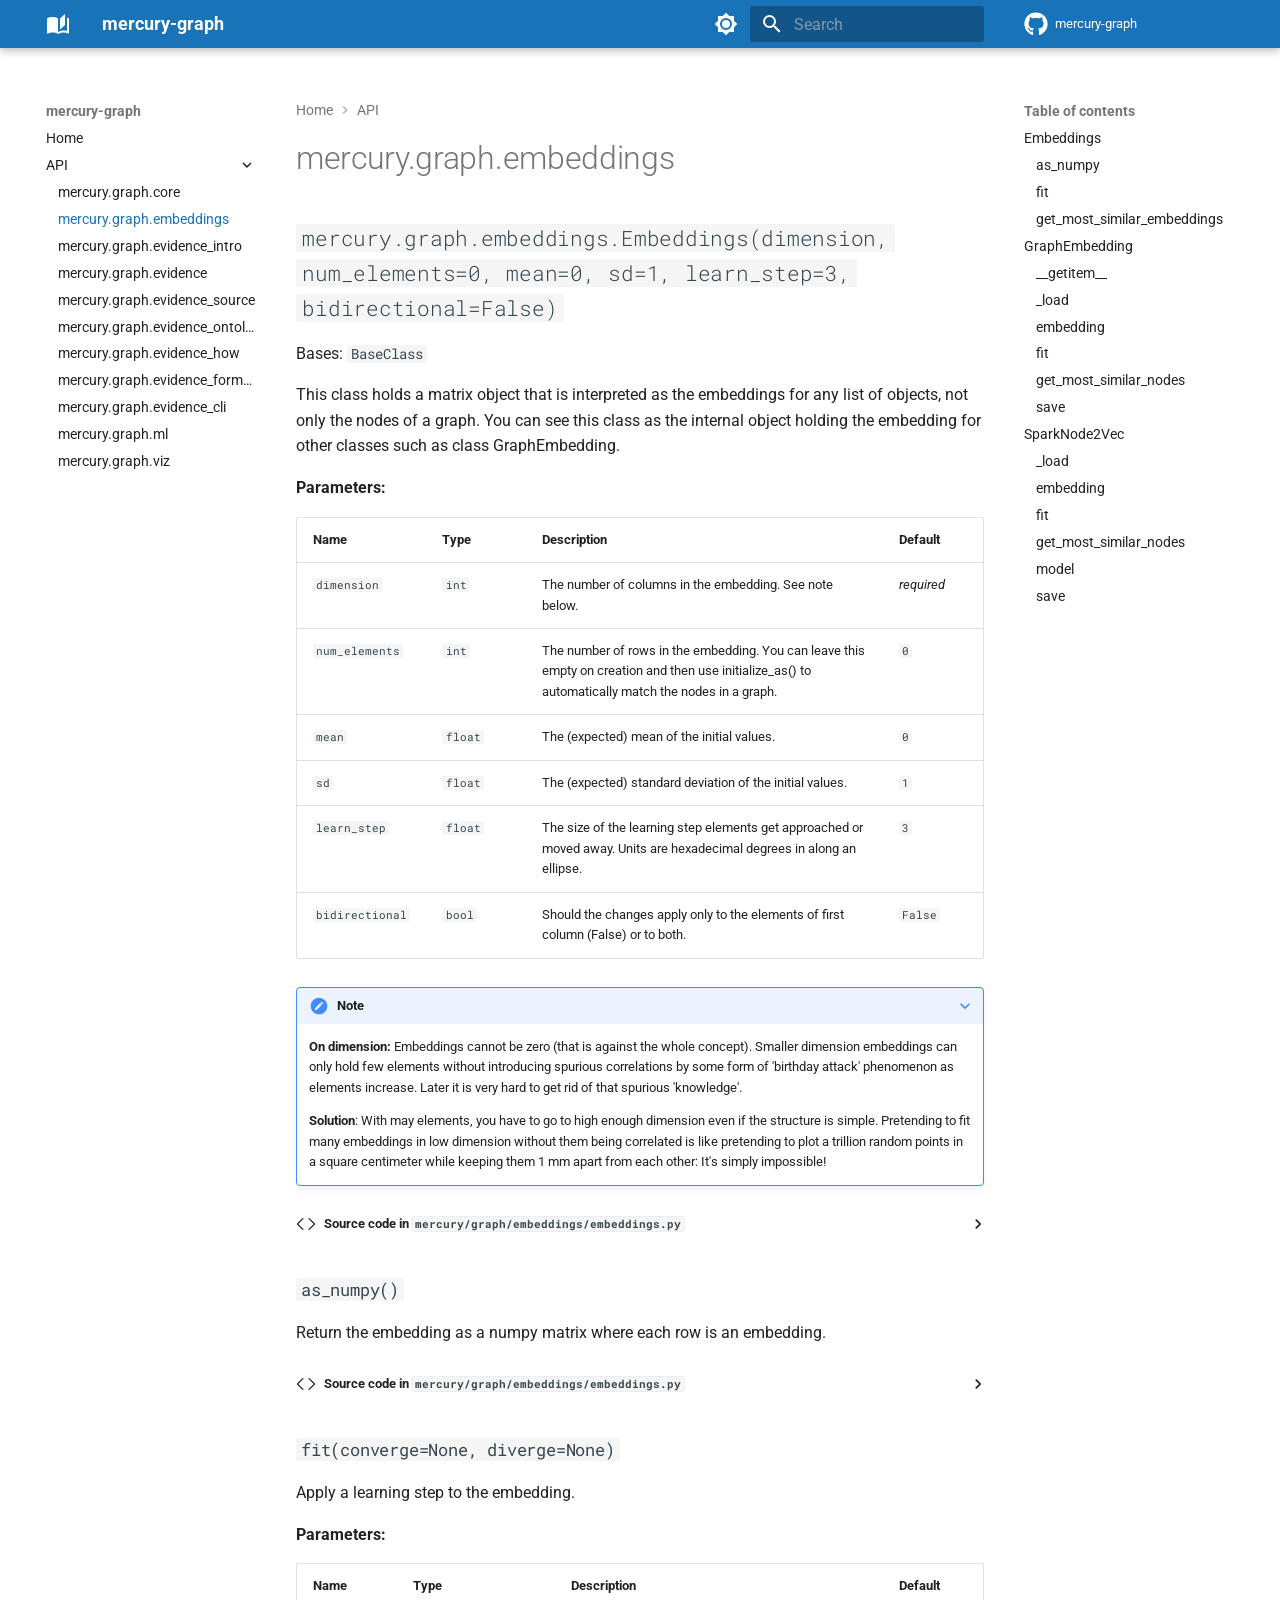
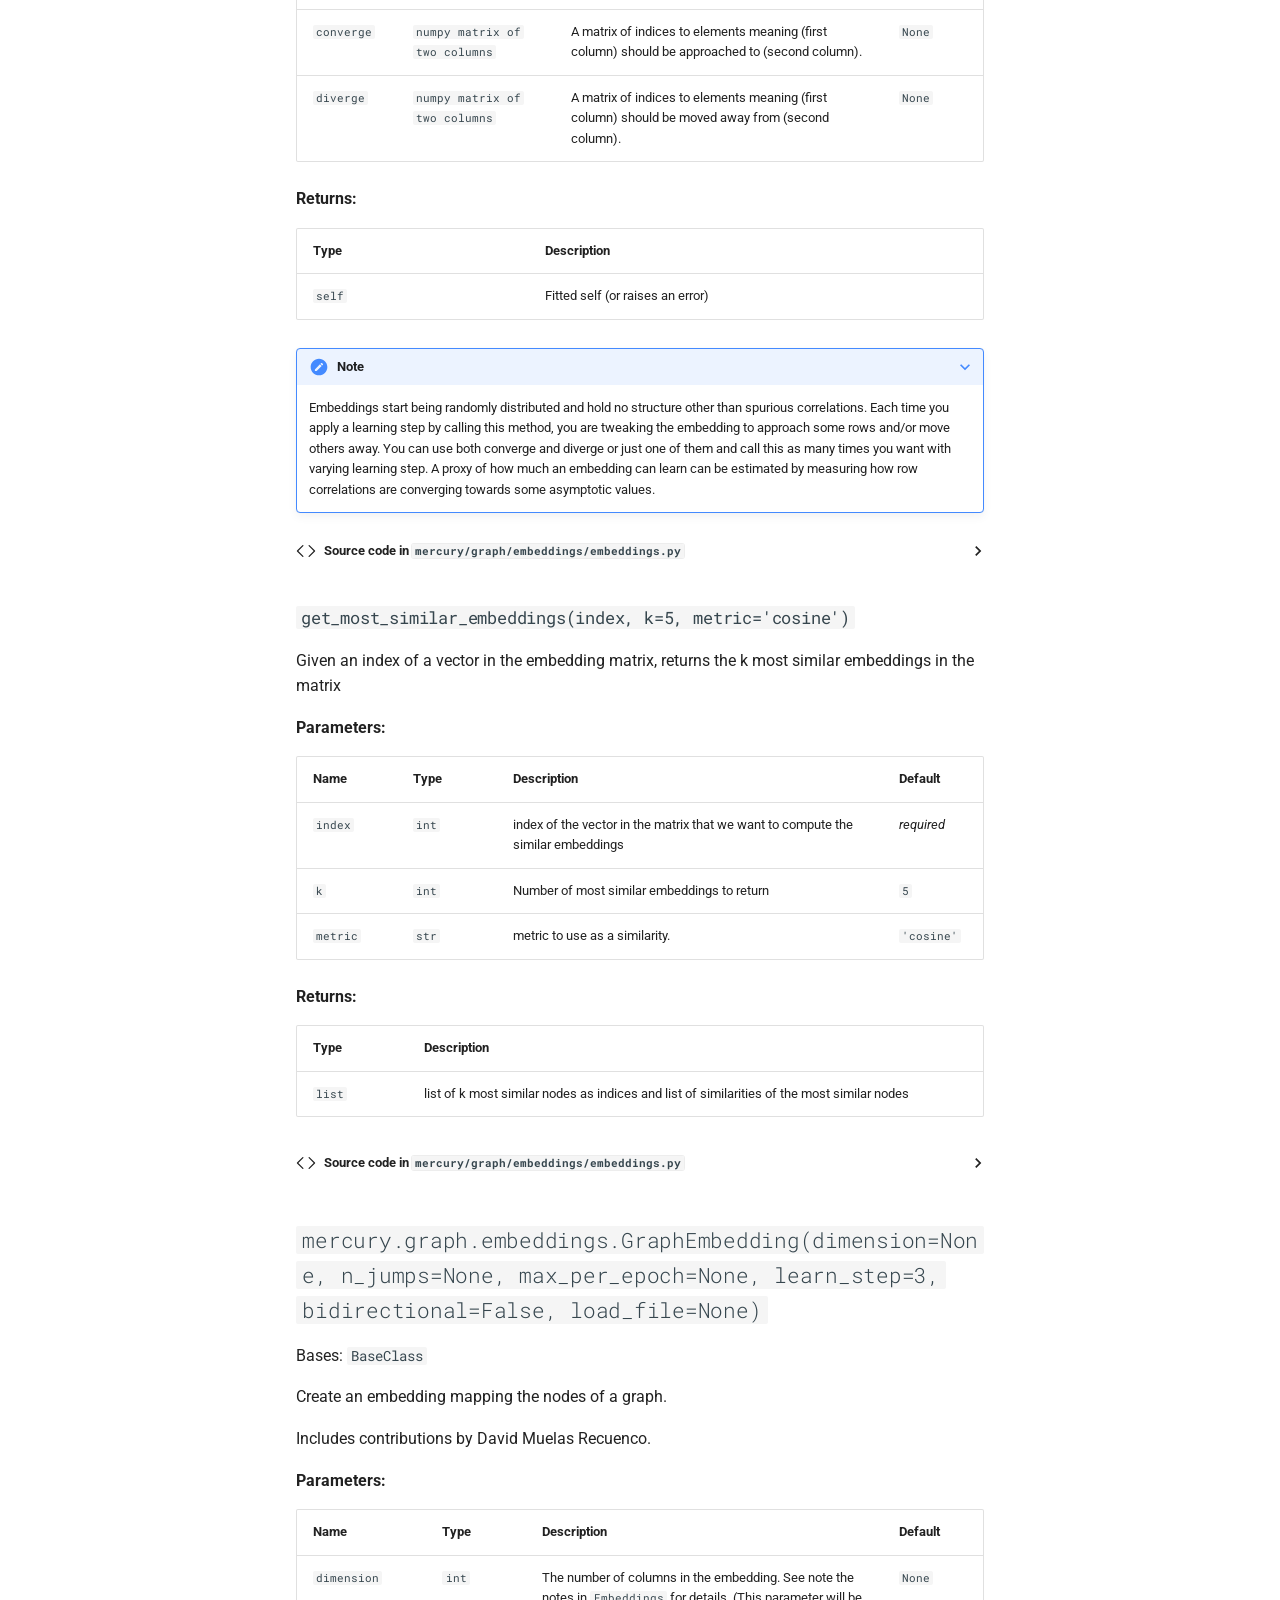
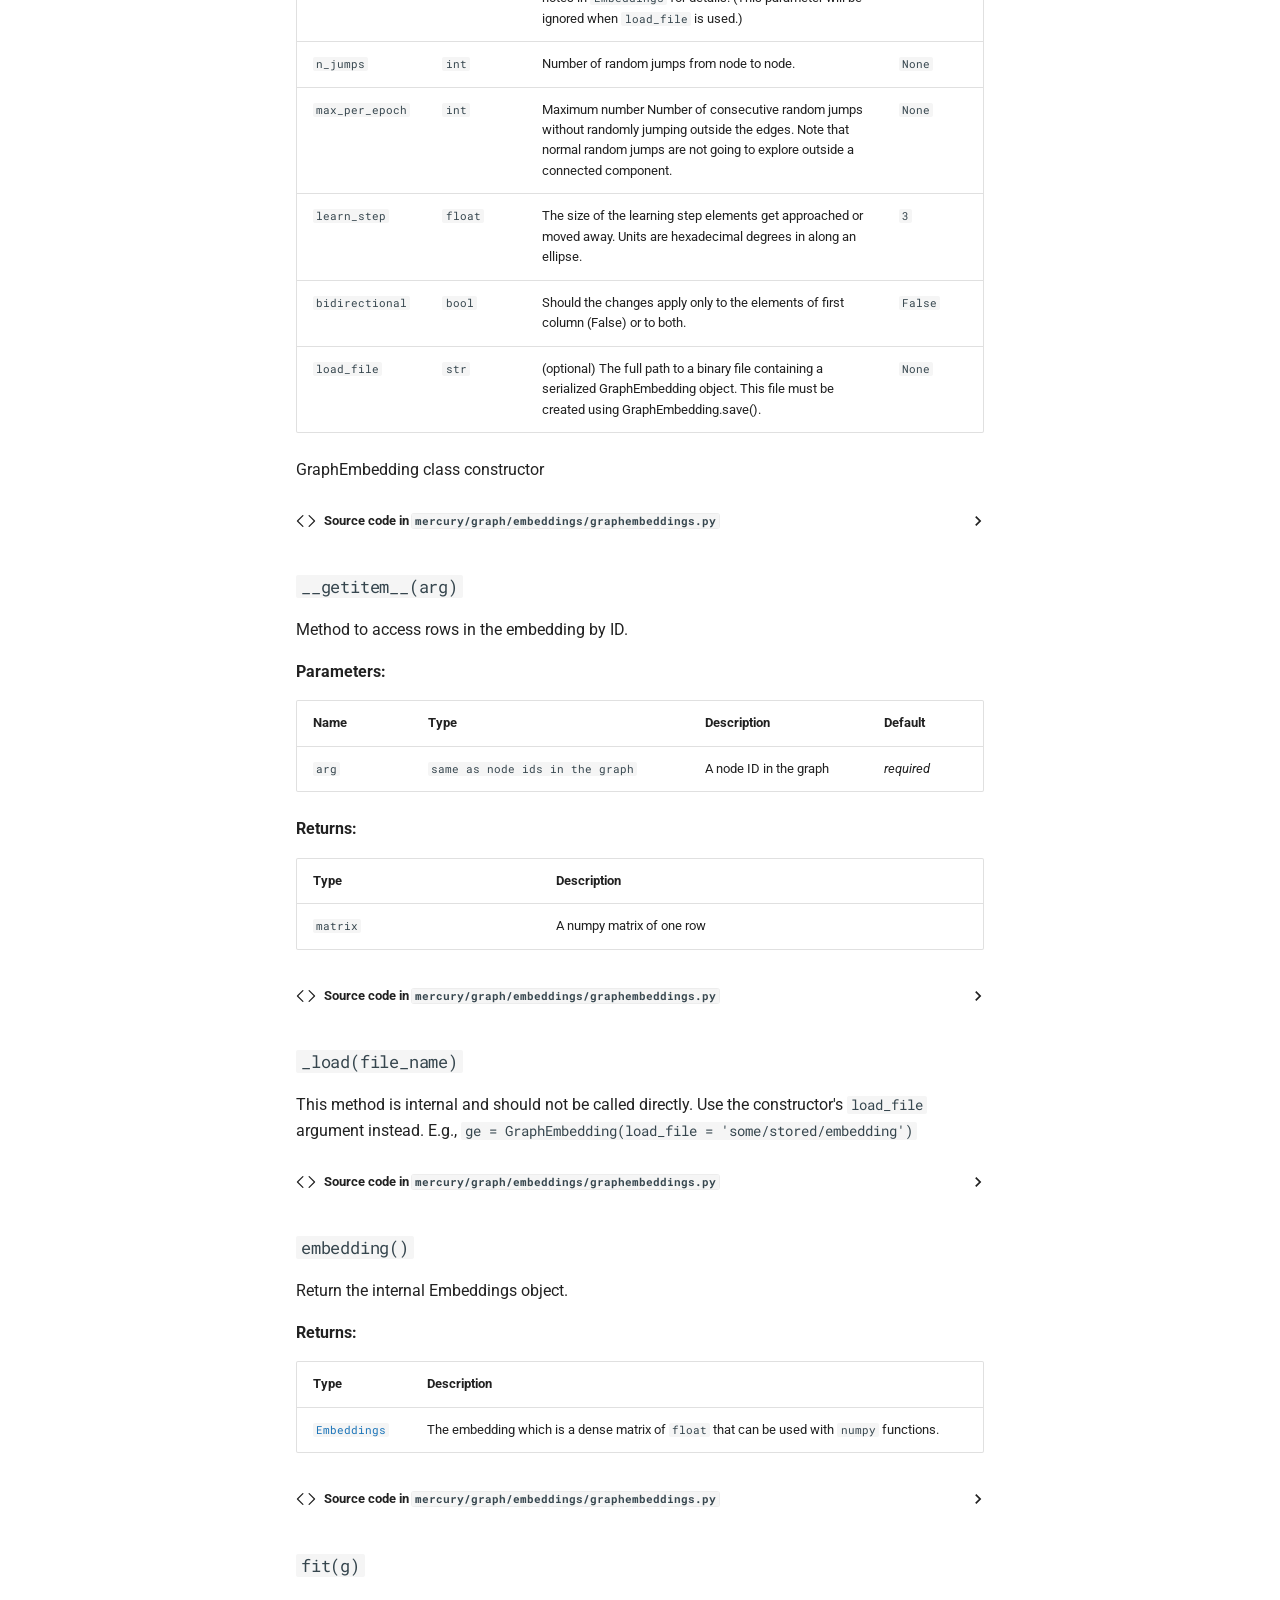
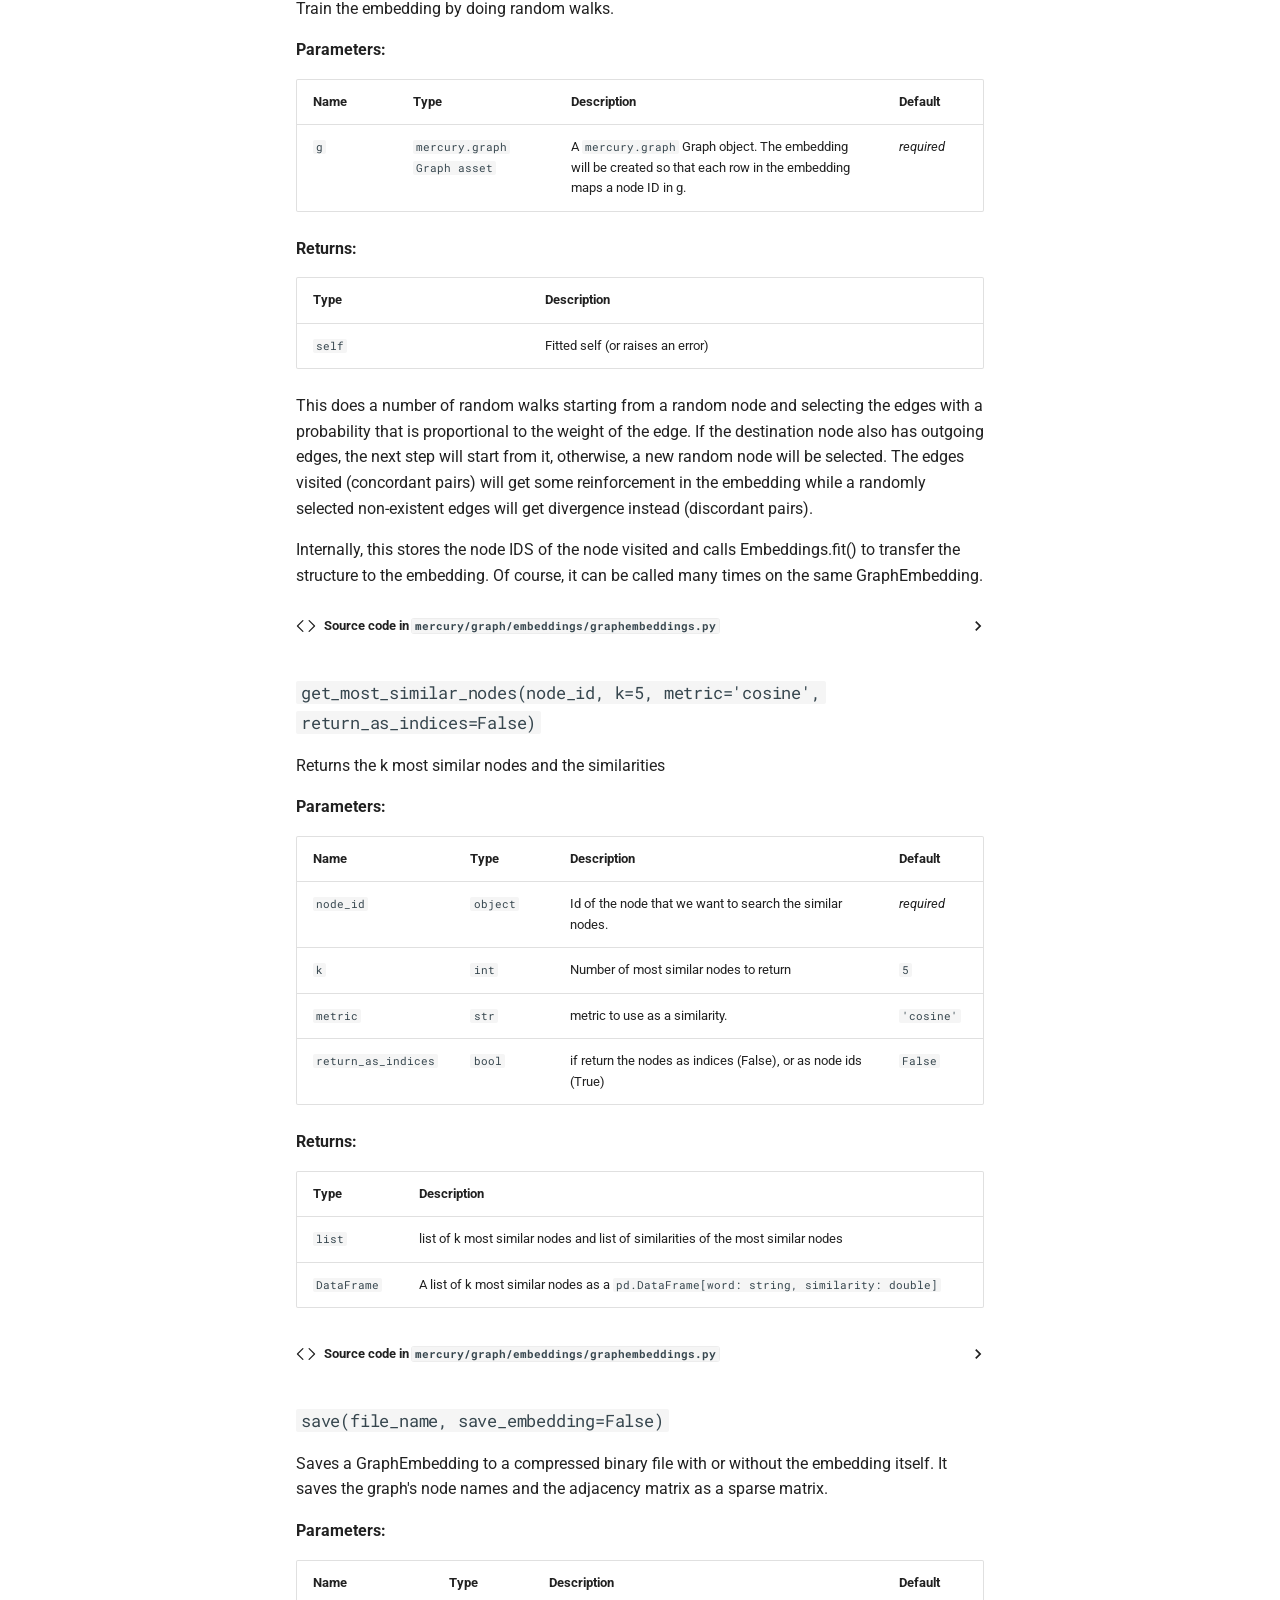
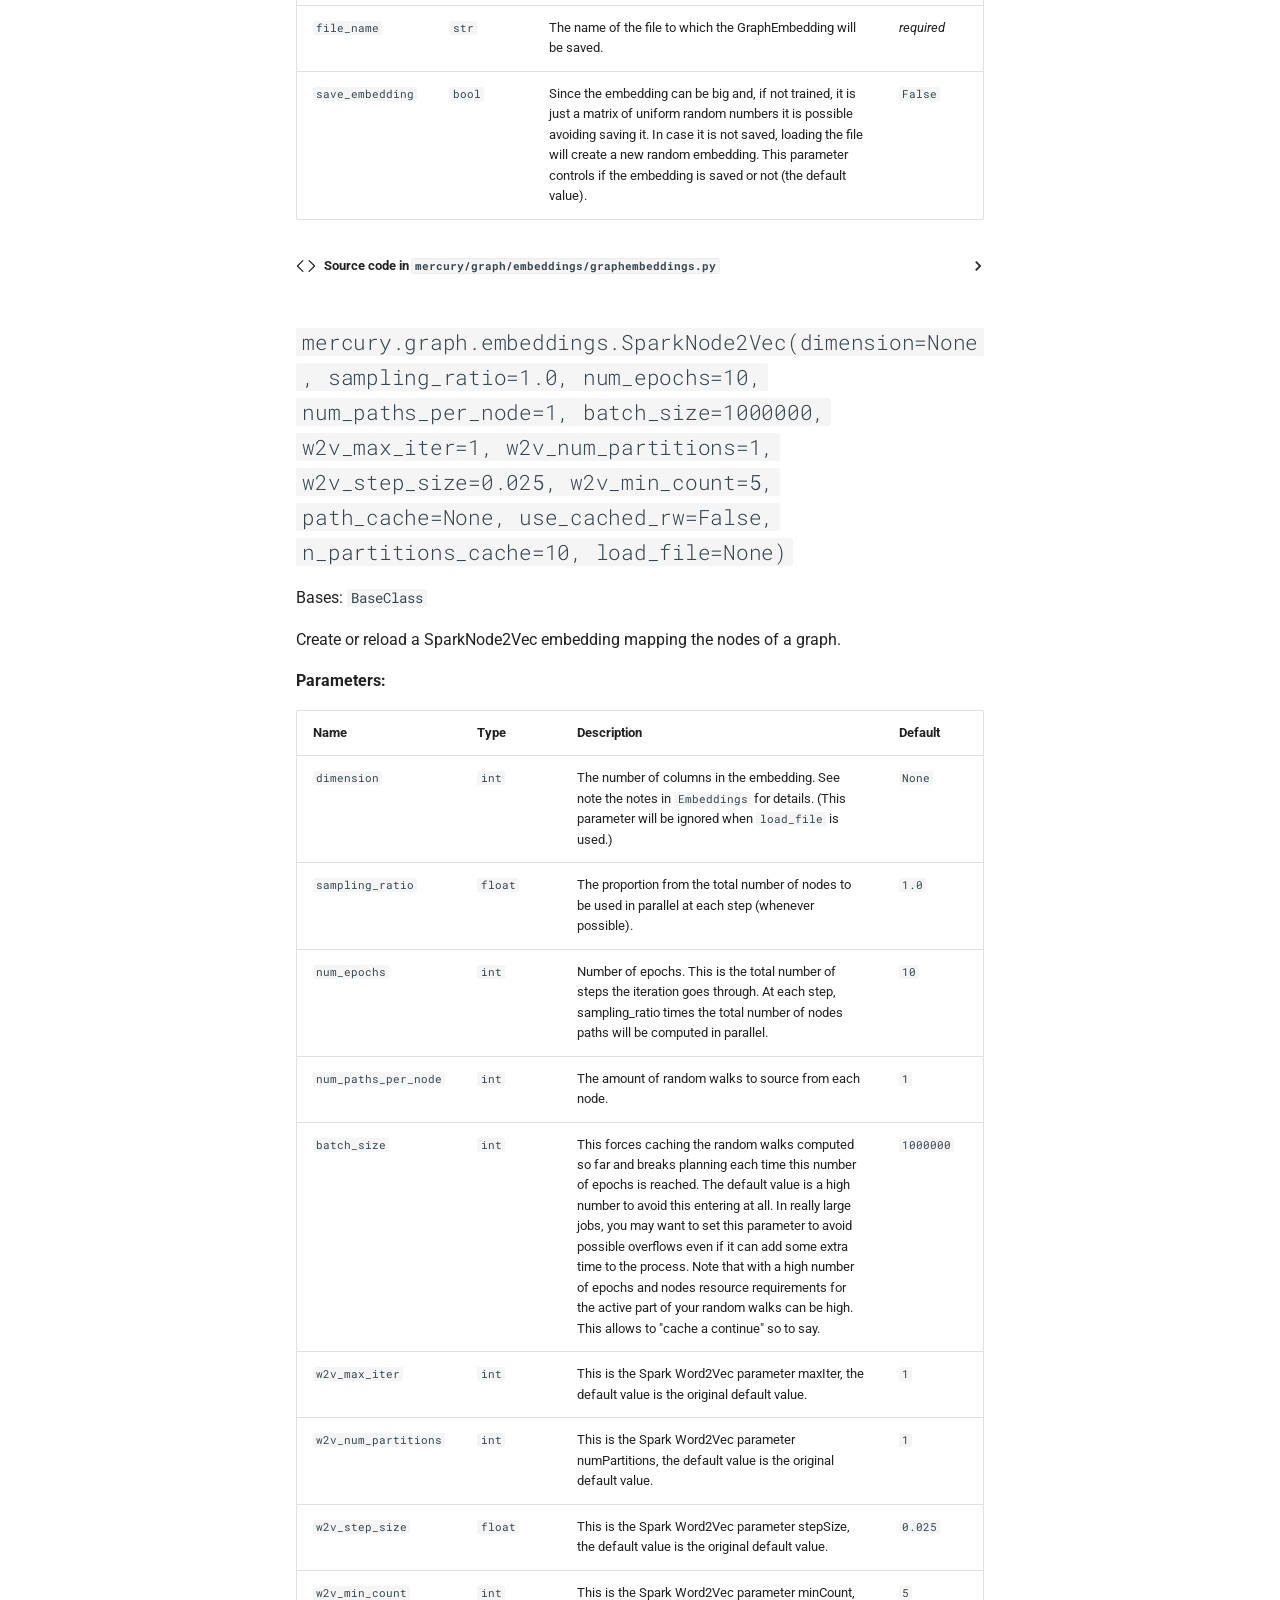
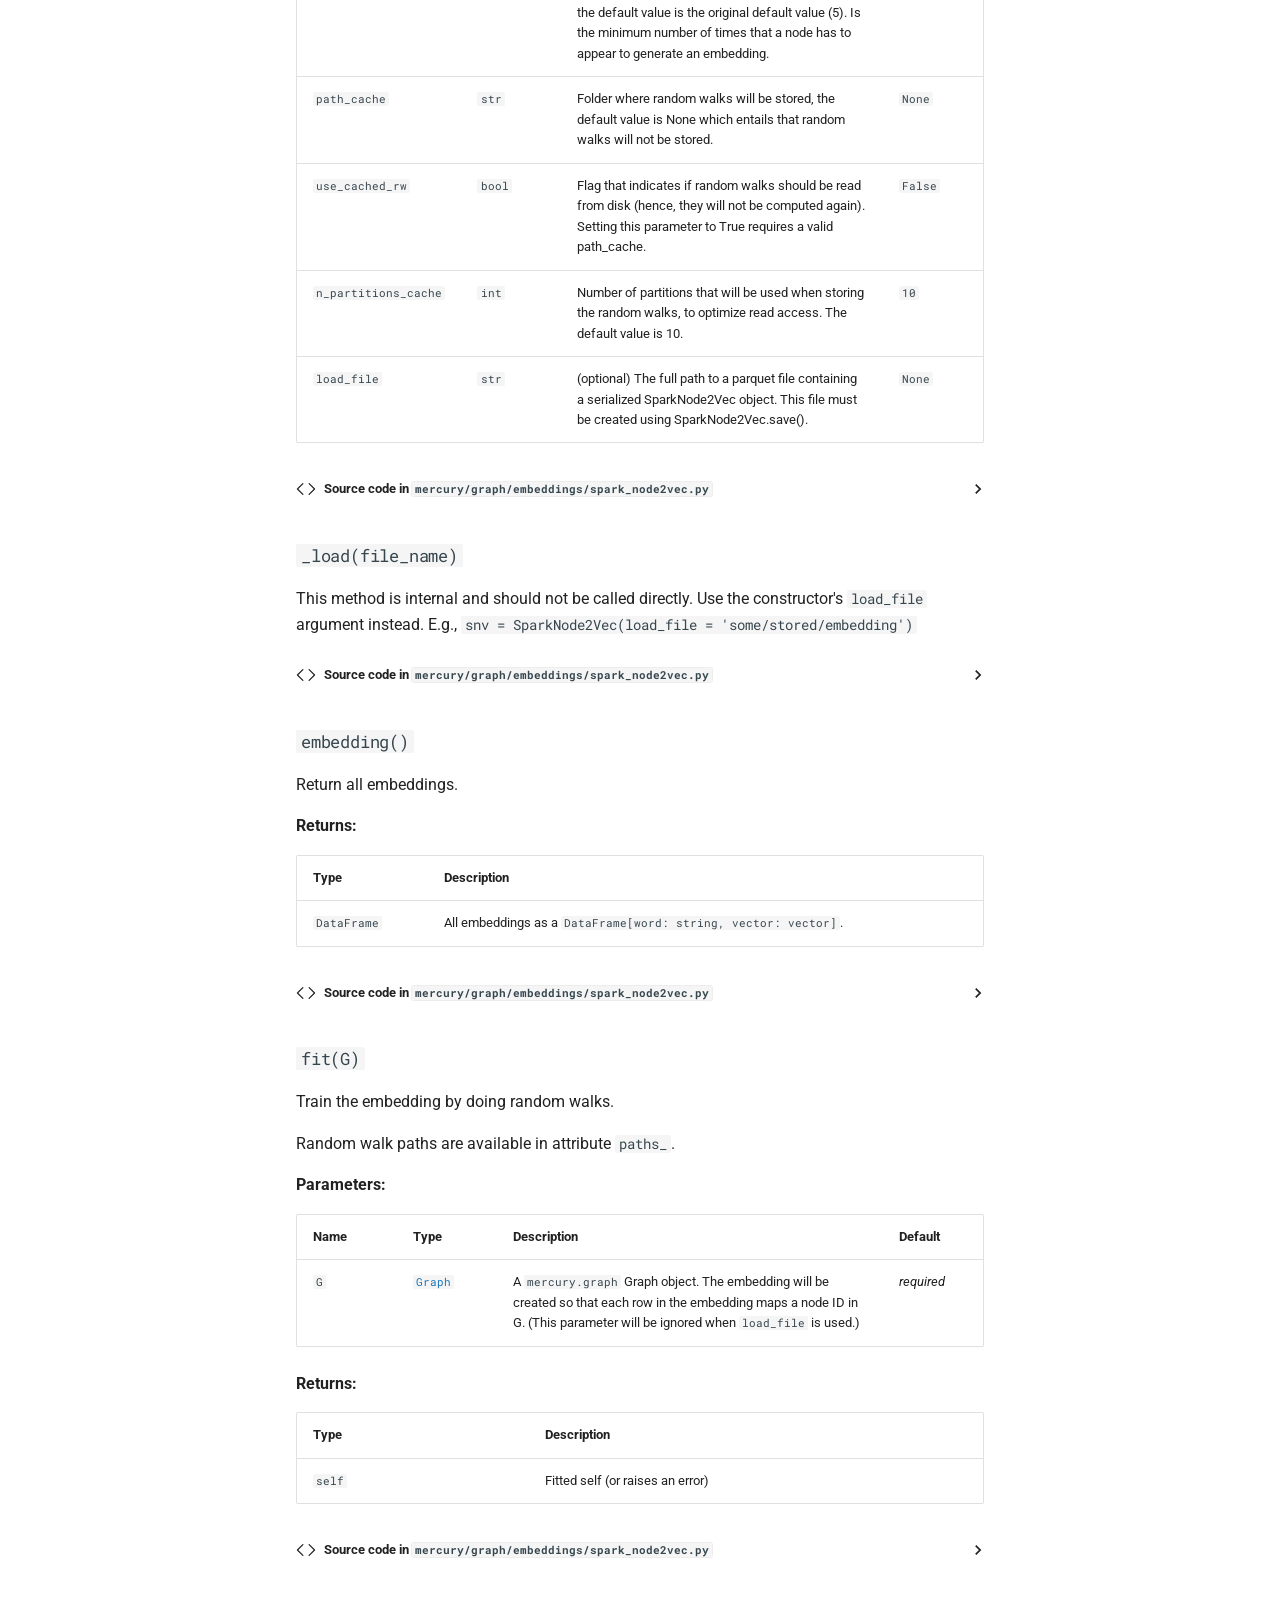
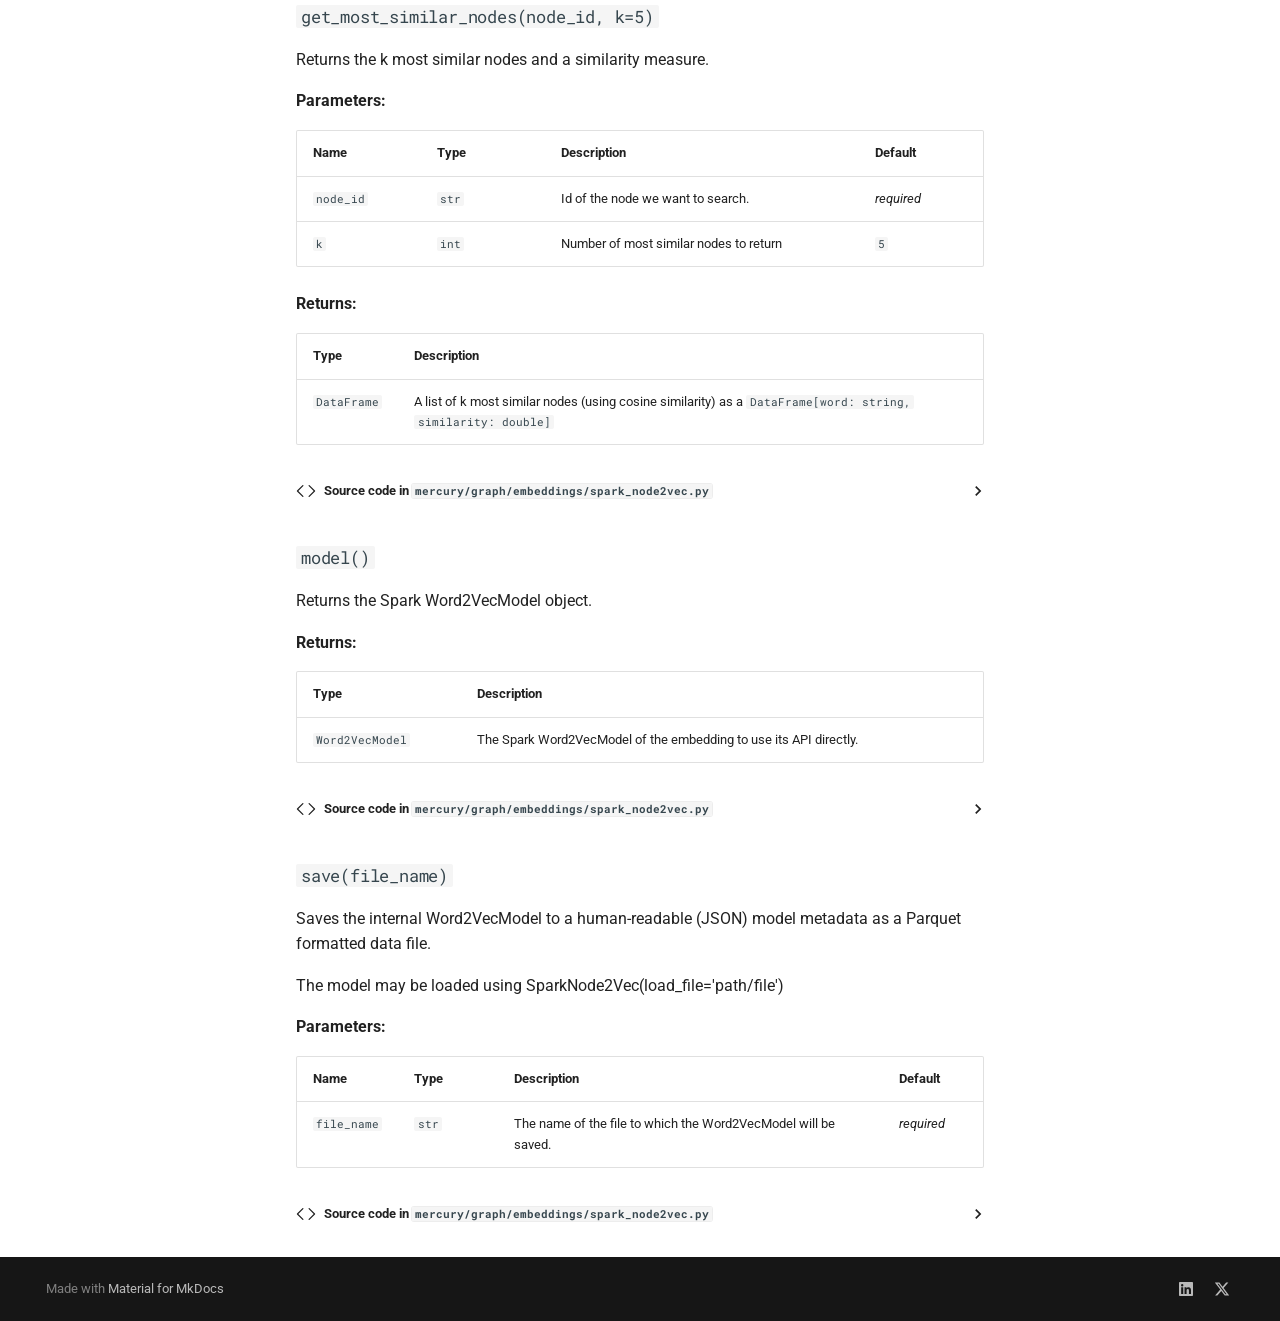
<file: site/reference/embeddings/index.html>
<!doctype html>
<html lang="en" class="no-js">
  <head>
    
      <meta charset="utf-8">
      <meta name="viewport" content="width=device-width,initial-scale=1">
      
      
      
      
        <link rel="prev" href="../core/">
      
      
        <link rel="next" href="../evidence_intro/">
      
      
        
      
      
      <link rel="icon" href="../../assets/images/favicon.png">
      <meta name="generator" content="mkdocs-1.6.1, mkdocs-material-9.7.7">
    
    
      
        <title>mercury.graph.embeddings - mercury-graph</title>
      
    
    
      <link rel="stylesheet" href="../../assets/stylesheets/main.ec1eaa64.min.css">
      
        
        <link rel="stylesheet" href="../../assets/stylesheets/palette.ab4e12ef.min.css">
      
      


    
    
      
    
    
      
        
        
        <link rel="preconnect" href="https://fonts.gstatic.com" crossorigin>
        <link rel="stylesheet" href="https://fonts.googleapis.com/css?family=Roboto:300,300i,400,400i,700,700i%7CRoboto+Mono:400,400i,700,700i&display=fallback">
        <style>:root{--md-text-font:"Roboto";--md-code-font:"Roboto Mono"}</style>
      
    
    
      <link rel="stylesheet" href="../../assets/_mkdocstrings.css">
    
      <link rel="stylesheet" href="../../stylesheets/extra.css">
    
    <script>__md_scope=new URL("../..",location),__md_hash=e=>[...e].reduce(((e,_)=>(e<<5)-e+_.charCodeAt(0)),0),__md_get=(e,_=localStorage,t=__md_scope)=>JSON.parse(_.getItem(t.pathname+"."+e)),__md_set=(e,_,t=localStorage,a=__md_scope)=>{try{t.setItem(a.pathname+"."+e,JSON.stringify(_))}catch(e){}}</script>
    
      

    
    
  </head>
  
  
    
    
      
    
    
    
    
    <body dir="ltr" data-md-color-scheme="default" data-md-color-primary="custom" data-md-color-accent="custom">
  
    
    <input class="md-toggle" data-md-toggle="drawer" type="checkbox" id="__drawer" autocomplete="off">
    <input class="md-toggle" data-md-toggle="search" type="checkbox" id="__search" autocomplete="off">
    <label class="md-overlay" for="__drawer"></label>
    <div data-md-component="skip">
      
        
        <a href="#mercury.graph.embeddings.Embeddings" class="md-skip">
          Skip to content
        </a>
      
    </div>
    <div data-md-component="announce">
      
    </div>
    
    
      

  

<header class="md-header md-header--shadow" data-md-component="header">
  <nav class="md-header__inner md-grid" aria-label="Header">
    <a href="../.." title="mercury-graph" class="md-header__button md-logo" aria-label="mercury-graph" data-md-component="logo">
      
  
  <svg xmlns="http://www.w3.org/2000/svg" viewBox="0 0 24 24"><path d="m19 2-5 4.5v11l5-4.5zM6.5 5C4.55 5 2.45 5.4 1 6.5v14.66c0 .25.25.5.5.5.1 0 .15-.07.25-.07 1.35-.65 3.3-1.09 4.75-1.09 1.95 0 4.05.4 5.5 1.5 1.35-.85 3.8-1.5 5.5-1.5 1.65 0 3.35.31 4.75 1.06.1.05.15.03.25.03.25 0 .5-.25.5-.5V6.5c-.6-.45-1.25-.75-2-1V19c-1.1-.35-2.3-.5-3.5-.5-1.7 0-4.15.65-5.5 1.5V6.5C10.55 5.4 8.45 5 6.5 5"/></svg>

    </a>
    <label class="md-header__button md-icon" for="__drawer">
      
      <svg xmlns="http://www.w3.org/2000/svg" viewBox="0 0 24 24"><path d="M3 6h18v2H3zm0 5h18v2H3zm0 5h18v2H3z"/></svg>
    </label>
    <div class="md-header__title" data-md-component="header-title">
      <div class="md-header__ellipsis">
        <div class="md-header__topic">
          <span class="md-ellipsis">
            mercury-graph
          </span>
        </div>
        <div class="md-header__topic" data-md-component="header-topic">
          <span class="md-ellipsis">
            
              mercury.graph.embeddings
            
          </span>
        </div>
      </div>
    </div>
    
      
        <form class="md-header__option" data-md-component="palette">
  
    
    
    
    <input class="md-option" data-md-color-media="(prefers-color-scheme: light)" data-md-color-scheme="default" data-md-color-primary="custom" data-md-color-accent="custom"  aria-label="Switch to dark mode"  type="radio" name="__palette" id="__palette_0">
    
      <label class="md-header__button md-icon" title="Switch to dark mode" for="__palette_1" hidden>
        <svg xmlns="http://www.w3.org/2000/svg" viewBox="0 0 24 24"><path d="M12 8a4 4 0 0 0-4 4 4 4 0 0 0 4 4 4 4 0 0 0 4-4 4 4 0 0 0-4-4m0 10a6 6 0 0 1-6-6 6 6 0 0 1 6-6 6 6 0 0 1 6 6 6 6 0 0 1-6 6m8-9.31V4h-4.69L12 .69 8.69 4H4v4.69L.69 12 4 15.31V20h4.69L12 23.31 15.31 20H20v-4.69L23.31 12z"/></svg>
      </label>
    
  
    
    
    
    <input class="md-option" data-md-color-media="(prefers-color-scheme: dark)" data-md-color-scheme="slate" data-md-color-primary="custom" data-md-color-accent="custom"  aria-label="Switch to light mode"  type="radio" name="__palette" id="__palette_1">
    
      <label class="md-header__button md-icon" title="Switch to light mode" for="__palette_0" hidden>
        <svg xmlns="http://www.w3.org/2000/svg" viewBox="0 0 24 24"><path d="M12 18c-.89 0-1.74-.2-2.5-.55C11.56 16.5 13 14.42 13 12s-1.44-4.5-3.5-5.45C10.26 6.2 11.11 6 12 6a6 6 0 0 1 6 6 6 6 0 0 1-6 6m8-9.31V4h-4.69L12 .69 8.69 4H4v4.69L.69 12 4 15.31V20h4.69L12 23.31 15.31 20H20v-4.69L23.31 12z"/></svg>
      </label>
    
  
</form>
      
    
    
      <script>var palette=__md_get("__palette");if(palette&&palette.color){if("(prefers-color-scheme)"===palette.color.media){var media=matchMedia("(prefers-color-scheme: light)"),input=document.querySelector(media.matches?"[data-md-color-media='(prefers-color-scheme: light)']":"[data-md-color-media='(prefers-color-scheme: dark)']");palette.color.media=input.getAttribute("data-md-color-media"),palette.color.scheme=input.getAttribute("data-md-color-scheme"),palette.color.primary=input.getAttribute("data-md-color-primary"),palette.color.accent=input.getAttribute("data-md-color-accent")}for(var[key,value]of Object.entries(palette.color))document.body.setAttribute("data-md-color-"+key,value)}</script>
    
    
    
      
      
        <label class="md-header__button md-icon" for="__search">
          
          <svg xmlns="http://www.w3.org/2000/svg" viewBox="0 0 24 24"><path d="M9.5 3A6.5 6.5 0 0 1 16 9.5c0 1.61-.59 3.09-1.56 4.23l.27.27h.79l5 5-1.5 1.5-5-5v-.79l-.27-.27A6.52 6.52 0 0 1 9.5 16 6.5 6.5 0 0 1 3 9.5 6.5 6.5 0 0 1 9.5 3m0 2C7 5 5 7 5 9.5S7 14 9.5 14 14 12 14 9.5 12 5 9.5 5"/></svg>
        </label>
        <div class="md-search" data-md-component="search" role="dialog">
  <label class="md-search__overlay" for="__search"></label>
  <div class="md-search__inner" role="search">
    <form class="md-search__form" name="search">
      <input type="text" class="md-search__input" name="query" aria-label="Search" placeholder="Search" autocapitalize="off" autocorrect="off" autocomplete="off" spellcheck="false" data-md-component="search-query" required>
      <label class="md-search__icon md-icon" for="__search">
        
        <svg xmlns="http://www.w3.org/2000/svg" viewBox="0 0 24 24"><path d="M9.5 3A6.5 6.5 0 0 1 16 9.5c0 1.61-.59 3.09-1.56 4.23l.27.27h.79l5 5-1.5 1.5-5-5v-.79l-.27-.27A6.52 6.52 0 0 1 9.5 16 6.5 6.5 0 0 1 3 9.5 6.5 6.5 0 0 1 9.5 3m0 2C7 5 5 7 5 9.5S7 14 9.5 14 14 12 14 9.5 12 5 9.5 5"/></svg>
        
        <svg xmlns="http://www.w3.org/2000/svg" viewBox="0 0 24 24"><path d="M20 11v2H8l5.5 5.5-1.42 1.42L4.16 12l7.92-7.92L13.5 5.5 8 11z"/></svg>
      </label>
      <nav class="md-search__options" aria-label="Search">
        
          <a href="javascript:void(0)" class="md-search__icon md-icon" title="Share" aria-label="Share" data-clipboard data-clipboard-text="" data-md-component="search-share" tabindex="-1">
            
            <svg xmlns="http://www.w3.org/2000/svg" viewBox="0 0 24 24"><path d="M18 16.08c-.76 0-1.44.3-1.96.77L8.91 12.7c.05-.23.09-.46.09-.7s-.04-.47-.09-.7l7.05-4.11c.54.5 1.25.81 2.04.81a3 3 0 0 0 3-3 3 3 0 0 0-3-3 3 3 0 0 0-3 3c0 .24.04.47.09.7L8.04 9.81C7.5 9.31 6.79 9 6 9a3 3 0 0 0-3 3 3 3 0 0 0 3 3c.79 0 1.5-.31 2.04-.81l7.12 4.15c-.05.21-.08.43-.08.66 0 1.61 1.31 2.91 2.92 2.91s2.92-1.3 2.92-2.91A2.92 2.92 0 0 0 18 16.08"/></svg>
          </a>
        
        <button type="reset" class="md-search__icon md-icon" title="Clear" aria-label="Clear" tabindex="-1">
          
          <svg xmlns="http://www.w3.org/2000/svg" viewBox="0 0 24 24"><path d="M19 6.41 17.59 5 12 10.59 6.41 5 5 6.41 10.59 12 5 17.59 6.41 19 12 13.41 17.59 19 19 17.59 13.41 12z"/></svg>
        </button>
      </nav>
      
        <div class="md-search__suggest" data-md-component="search-suggest"></div>
      
    </form>
    <div class="md-search__output">
      <div class="md-search__scrollwrap" tabindex="0" data-md-scrollfix>
        <div class="md-search-result" data-md-component="search-result">
          <div class="md-search-result__meta">
            Initializing search
          </div>
          <ol class="md-search-result__list" role="presentation"></ol>
        </div>
      </div>
    </div>
  </div>
</div>
      
    
    
      <div class="md-header__source">
        <a href="https://github.com/BBVA/mercury-graph/" title="Go to repository" class="md-source" data-md-component="source">
  <div class="md-source__icon md-icon">
    
    <svg xmlns="http://www.w3.org/2000/svg" viewBox="0 0 512 512"><!--! Font Awesome Free 7.1.0 by @fontawesome - https://fontawesome.com License - https://fontawesome.com/license/free (Icons: CC BY 4.0, Fonts: SIL OFL 1.1, Code: MIT License) Copyright 2025 Fonticons, Inc.--><path d="M173.9 397.4c0 2-2.3 3.6-5.2 3.6-3.3.3-5.6-1.3-5.6-3.6 0-2 2.3-3.6 5.2-3.6 3-.3 5.6 1.3 5.6 3.6m-31.1-4.5c-.7 2 1.3 4.3 4.3 4.9 2.6 1 5.6 0 6.2-2s-1.3-4.3-4.3-5.2c-2.6-.7-5.5.3-6.2 2.3m44.2-1.7c-2.9.7-4.9 2.6-4.6 4.9.3 2 2.9 3.3 5.9 2.6 2.9-.7 4.9-2.6 4.6-4.6-.3-1.9-3-3.2-5.9-2.9M252.8 8C114.1 8 8 113.3 8 252c0 110.9 69.8 205.8 169.5 239.2 12.8 2.3 17.3-5.6 17.3-12.1 0-6.2-.3-40.4-.3-61.4 0 0-70 15-84.7-29.8 0 0-11.4-29.1-27.8-36.6 0 0-22.9-15.7 1.6-15.4 0 0 24.9 2 38.6 25.8 21.9 38.6 58.6 27.5 72.9 20.9 2.3-16 8.8-27.1 16-33.7-55.9-6.2-112.3-14.3-112.3-110.5 0-27.5 7.6-41.3 23.6-58.9-2.6-6.5-11.1-33.3 2.6-67.9 20.9-6.5 69 27 69 27 20-5.6 41.5-8.5 62.8-8.5s42.8 2.9 62.8 8.5c0 0 48.1-33.6 69-27 13.7 34.7 5.2 61.4 2.6 67.9 16 17.7 25.8 31.5 25.8 58.9 0 96.5-58.9 104.2-114.8 110.5 9.2 7.9 17 22.9 17 46.4 0 33.7-.3 75.4-.3 83.6 0 6.5 4.6 14.4 17.3 12.1C436.2 457.8 504 362.9 504 252 504 113.3 391.5 8 252.8 8M105.2 352.9c-1.3 1-1 3.3.7 5.2 1.6 1.6 3.9 2.3 5.2 1 1.3-1 1-3.3-.7-5.2-1.6-1.6-3.9-2.3-5.2-1m-10.8-8.1c-.7 1.3.3 2.9 2.3 3.9 1.6 1 3.6.7 4.3-.7.7-1.3-.3-2.9-2.3-3.9-2-.6-3.6-.3-4.3.7m32.4 35.6c-1.6 1.3-1 4.3 1.3 6.2 2.3 2.3 5.2 2.6 6.5 1 1.3-1.3.7-4.3-1.3-6.2-2.2-2.3-5.2-2.6-6.5-1m-11.4-14.7c-1.6 1-1.6 3.6 0 5.9s4.3 3.3 5.6 2.3c1.6-1.3 1.6-3.9 0-6.2-1.4-2.3-4-3.3-5.6-2"/></svg>
  </div>
  <div class="md-source__repository">
    mercury-graph
  </div>
</a>
      </div>
    
  </nav>
  
</header>
    
    <div class="md-container" data-md-component="container">
      
      
        
          
        
      
      <main class="md-main" data-md-component="main">
        <div class="md-main__inner md-grid">
          
            
              
              <div class="md-sidebar md-sidebar--primary" data-md-component="sidebar" data-md-type="navigation" >
                <div class="md-sidebar__scrollwrap">
                  <div class="md-sidebar__inner">
                    



<nav class="md-nav md-nav--primary" aria-label="Navigation" data-md-level="0">
  <label class="md-nav__title" for="__drawer">
    <a href="../.." title="mercury-graph" class="md-nav__button md-logo" aria-label="mercury-graph" data-md-component="logo">
      
  
  <svg xmlns="http://www.w3.org/2000/svg" viewBox="0 0 24 24"><path d="m19 2-5 4.5v11l5-4.5zM6.5 5C4.55 5 2.45 5.4 1 6.5v14.66c0 .25.25.5.5.5.1 0 .15-.07.25-.07 1.35-.65 3.3-1.09 4.75-1.09 1.95 0 4.05.4 5.5 1.5 1.35-.85 3.8-1.5 5.5-1.5 1.65 0 3.35.31 4.75 1.06.1.05.15.03.25.03.25 0 .5-.25.5-.5V6.5c-.6-.45-1.25-.75-2-1V19c-1.1-.35-2.3-.5-3.5-.5-1.7 0-4.15.65-5.5 1.5V6.5C10.55 5.4 8.45 5 6.5 5"/></svg>

    </a>
    mercury-graph
  </label>
  
    <div class="md-nav__source">
      <a href="https://github.com/BBVA/mercury-graph/" title="Go to repository" class="md-source" data-md-component="source">
  <div class="md-source__icon md-icon">
    
    <svg xmlns="http://www.w3.org/2000/svg" viewBox="0 0 512 512"><!--! Font Awesome Free 7.1.0 by @fontawesome - https://fontawesome.com License - https://fontawesome.com/license/free (Icons: CC BY 4.0, Fonts: SIL OFL 1.1, Code: MIT License) Copyright 2025 Fonticons, Inc.--><path d="M173.9 397.4c0 2-2.3 3.6-5.2 3.6-3.3.3-5.6-1.3-5.6-3.6 0-2 2.3-3.6 5.2-3.6 3-.3 5.6 1.3 5.6 3.6m-31.1-4.5c-.7 2 1.3 4.3 4.3 4.9 2.6 1 5.6 0 6.2-2s-1.3-4.3-4.3-5.2c-2.6-.7-5.5.3-6.2 2.3m44.2-1.7c-2.9.7-4.9 2.6-4.6 4.9.3 2 2.9 3.3 5.9 2.6 2.9-.7 4.9-2.6 4.6-4.6-.3-1.9-3-3.2-5.9-2.9M252.8 8C114.1 8 8 113.3 8 252c0 110.9 69.8 205.8 169.5 239.2 12.8 2.3 17.3-5.6 17.3-12.1 0-6.2-.3-40.4-.3-61.4 0 0-70 15-84.7-29.8 0 0-11.4-29.1-27.8-36.6 0 0-22.9-15.7 1.6-15.4 0 0 24.9 2 38.6 25.8 21.9 38.6 58.6 27.5 72.9 20.9 2.3-16 8.8-27.1 16-33.7-55.9-6.2-112.3-14.3-112.3-110.5 0-27.5 7.6-41.3 23.6-58.9-2.6-6.5-11.1-33.3 2.6-67.9 20.9-6.5 69 27 69 27 20-5.6 41.5-8.5 62.8-8.5s42.8 2.9 62.8 8.5c0 0 48.1-33.6 69-27 13.7 34.7 5.2 61.4 2.6 67.9 16 17.7 25.8 31.5 25.8 58.9 0 96.5-58.9 104.2-114.8 110.5 9.2 7.9 17 22.9 17 46.4 0 33.7-.3 75.4-.3 83.6 0 6.5 4.6 14.4 17.3 12.1C436.2 457.8 504 362.9 504 252 504 113.3 391.5 8 252.8 8M105.2 352.9c-1.3 1-1 3.3.7 5.2 1.6 1.6 3.9 2.3 5.2 1 1.3-1 1-3.3-.7-5.2-1.6-1.6-3.9-2.3-5.2-1m-10.8-8.1c-.7 1.3.3 2.9 2.3 3.9 1.6 1 3.6.7 4.3-.7.7-1.3-.3-2.9-2.3-3.9-2-.6-3.6-.3-4.3.7m32.4 35.6c-1.6 1.3-1 4.3 1.3 6.2 2.3 2.3 5.2 2.6 6.5 1 1.3-1.3.7-4.3-1.3-6.2-2.2-2.3-5.2-2.6-6.5-1m-11.4-14.7c-1.6 1-1.6 3.6 0 5.9s4.3 3.3 5.6 2.3c1.6-1.3 1.6-3.9 0-6.2-1.4-2.3-4-3.3-5.6-2"/></svg>
  </div>
  <div class="md-source__repository">
    mercury-graph
  </div>
</a>
    </div>
  
  <ul class="md-nav__list" data-md-scrollfix>
    
      
      
  
  
  
  
    <li class="md-nav__item">
      <a href="../.." class="md-nav__link">
        
  
  
  <span class="md-ellipsis">
    
  
    Home
  

    
  </span>
  
  

      </a>
    </li>
  

    
      
      
  
  
    
  
  
  
    
    
      
        
      
        
      
        
      
        
      
        
      
        
      
        
      
        
      
        
      
        
      
        
      
    
    
    
    
    <li class="md-nav__item md-nav__item--active md-nav__item--nested">
      
        
        
        <input class="md-nav__toggle md-toggle " type="checkbox" id="__nav_2" checked>
        
          
          <label class="md-nav__link" for="__nav_2" id="__nav_2_label" tabindex="0">
            
  
  
  <span class="md-ellipsis">
    
  
    API
  

    
  </span>
  
  

            <span class="md-nav__icon md-icon"></span>
          </label>
        
        <nav class="md-nav" data-md-level="1" aria-labelledby="__nav_2_label" aria-expanded="true">
          <label class="md-nav__title" for="__nav_2">
            <span class="md-nav__icon md-icon"></span>
            
  
    API
  

          </label>
          <ul class="md-nav__list" data-md-scrollfix>
            
              
                
  
  
  
  
    <li class="md-nav__item">
      <a href="../core/" class="md-nav__link">
        
  
  
  <span class="md-ellipsis">
    
  
    mercury.graph.core
  

    
  </span>
  
  

      </a>
    </li>
  

              
            
              
                
  
  
    
  
  
  
    <li class="md-nav__item md-nav__item--active">
      
      <input class="md-nav__toggle md-toggle" type="checkbox" id="__toc">
      
      
      
        <label class="md-nav__link md-nav__link--active" for="__toc">
          
  
  
  <span class="md-ellipsis">
    
  
    mercury.graph.embeddings
  

    
  </span>
  
  

          <span class="md-nav__icon md-icon"></span>
        </label>
      
      <a href="./" class="md-nav__link md-nav__link--active">
        
  
  
  <span class="md-ellipsis">
    
  
    mercury.graph.embeddings
  

    
  </span>
  
  

      </a>
      
        

<nav class="md-nav md-nav--secondary" aria-label="Table of contents">
  
  
  
  
    <label class="md-nav__title" for="__toc">
      <span class="md-nav__icon md-icon"></span>
      Table of contents
    </label>
    <ul class="md-nav__list" data-md-component="toc" data-md-scrollfix>
      
        <li class="md-nav__item">
  <a href="#mercury.graph.embeddings.Embeddings" class="md-nav__link">
    <span class="md-ellipsis">
      
        Embeddings
      
    </span>
  </a>
  
    <nav class="md-nav" aria-label="Embeddings">
      <ul class="md-nav__list">
        
          <li class="md-nav__item">
  <a href="#mercury.graph.embeddings.Embeddings.as_numpy" class="md-nav__link">
    <span class="md-ellipsis">
      
        as_numpy
      
    </span>
  </a>
  
</li>
        
          <li class="md-nav__item">
  <a href="#mercury.graph.embeddings.Embeddings.fit" class="md-nav__link">
    <span class="md-ellipsis">
      
        fit
      
    </span>
  </a>
  
</li>
        
          <li class="md-nav__item">
  <a href="#mercury.graph.embeddings.Embeddings.get_most_similar_embeddings" class="md-nav__link">
    <span class="md-ellipsis">
      
        get_most_similar_embeddings
      
    </span>
  </a>
  
</li>
        
      </ul>
    </nav>
  
</li>
      
        <li class="md-nav__item">
  <a href="#mercury.graph.embeddings.GraphEmbedding" class="md-nav__link">
    <span class="md-ellipsis">
      
        GraphEmbedding
      
    </span>
  </a>
  
    <nav class="md-nav" aria-label="GraphEmbedding">
      <ul class="md-nav__list">
        
          <li class="md-nav__item">
  <a href="#mercury.graph.embeddings.GraphEmbedding.__getitem__" class="md-nav__link">
    <span class="md-ellipsis">
      
        __getitem__
      
    </span>
  </a>
  
</li>
        
          <li class="md-nav__item">
  <a href="#mercury.graph.embeddings.GraphEmbedding._load" class="md-nav__link">
    <span class="md-ellipsis">
      
        _load
      
    </span>
  </a>
  
</li>
        
          <li class="md-nav__item">
  <a href="#mercury.graph.embeddings.GraphEmbedding.embedding" class="md-nav__link">
    <span class="md-ellipsis">
      
        embedding
      
    </span>
  </a>
  
</li>
        
          <li class="md-nav__item">
  <a href="#mercury.graph.embeddings.GraphEmbedding.fit" class="md-nav__link">
    <span class="md-ellipsis">
      
        fit
      
    </span>
  </a>
  
</li>
        
          <li class="md-nav__item">
  <a href="#mercury.graph.embeddings.GraphEmbedding.get_most_similar_nodes" class="md-nav__link">
    <span class="md-ellipsis">
      
        get_most_similar_nodes
      
    </span>
  </a>
  
</li>
        
          <li class="md-nav__item">
  <a href="#mercury.graph.embeddings.GraphEmbedding.save" class="md-nav__link">
    <span class="md-ellipsis">
      
        save
      
    </span>
  </a>
  
</li>
        
      </ul>
    </nav>
  
</li>
      
        <li class="md-nav__item">
  <a href="#mercury.graph.embeddings.SparkNode2Vec" class="md-nav__link">
    <span class="md-ellipsis">
      
        SparkNode2Vec
      
    </span>
  </a>
  
    <nav class="md-nav" aria-label="SparkNode2Vec">
      <ul class="md-nav__list">
        
          <li class="md-nav__item">
  <a href="#mercury.graph.embeddings.SparkNode2Vec._load" class="md-nav__link">
    <span class="md-ellipsis">
      
        _load
      
    </span>
  </a>
  
</li>
        
          <li class="md-nav__item">
  <a href="#mercury.graph.embeddings.SparkNode2Vec.embedding" class="md-nav__link">
    <span class="md-ellipsis">
      
        embedding
      
    </span>
  </a>
  
</li>
        
          <li class="md-nav__item">
  <a href="#mercury.graph.embeddings.SparkNode2Vec.fit" class="md-nav__link">
    <span class="md-ellipsis">
      
        fit
      
    </span>
  </a>
  
</li>
        
          <li class="md-nav__item">
  <a href="#mercury.graph.embeddings.SparkNode2Vec.get_most_similar_nodes" class="md-nav__link">
    <span class="md-ellipsis">
      
        get_most_similar_nodes
      
    </span>
  </a>
  
</li>
        
          <li class="md-nav__item">
  <a href="#mercury.graph.embeddings.SparkNode2Vec.model" class="md-nav__link">
    <span class="md-ellipsis">
      
        model
      
    </span>
  </a>
  
</li>
        
          <li class="md-nav__item">
  <a href="#mercury.graph.embeddings.SparkNode2Vec.save" class="md-nav__link">
    <span class="md-ellipsis">
      
        save
      
    </span>
  </a>
  
</li>
        
      </ul>
    </nav>
  
</li>
      
    </ul>
  
</nav>
      
    </li>
  

              
            
              
                
  
  
  
  
    <li class="md-nav__item">
      <a href="../evidence_intro/" class="md-nav__link">
        
  
  
  <span class="md-ellipsis">
    
  
    mercury.graph.evidence_intro
  

    
  </span>
  
  

      </a>
    </li>
  

              
            
              
                
  
  
  
  
    <li class="md-nav__item">
      <a href="../evidence/" class="md-nav__link">
        
  
  
  <span class="md-ellipsis">
    
  
    mercury.graph.evidence
  

    
  </span>
  
  

      </a>
    </li>
  

              
            
              
                
  
  
  
  
    <li class="md-nav__item">
      <a href="../evidence_source/" class="md-nav__link">
        
  
  
  <span class="md-ellipsis">
    
  
    mercury.graph.evidence_source
  

    
  </span>
  
  

      </a>
    </li>
  

              
            
              
                
  
  
  
  
    <li class="md-nav__item">
      <a href="../evidence_ontologies/" class="md-nav__link">
        
  
  
  <span class="md-ellipsis">
    
  
    mercury.graph.evidence_ontologies
  

    
  </span>
  
  

      </a>
    </li>
  

              
            
              
                
  
  
  
  
    <li class="md-nav__item">
      <a href="../evidence_how/" class="md-nav__link">
        
  
  
  <span class="md-ellipsis">
    
  
    mercury.graph.evidence_how
  

    
  </span>
  
  

      </a>
    </li>
  

              
            
              
                
  
  
  
  
    <li class="md-nav__item">
      <a href="../evidence_formats/" class="md-nav__link">
        
  
  
  <span class="md-ellipsis">
    
  
    mercury.graph.evidence_formats
  

    
  </span>
  
  

      </a>
    </li>
  

              
            
              
                
  
  
  
  
    <li class="md-nav__item">
      <a href="../evidence_cli/" class="md-nav__link">
        
  
  
  <span class="md-ellipsis">
    
  
    mercury.graph.evidence_cli
  

    
  </span>
  
  

      </a>
    </li>
  

              
            
              
                
  
  
  
  
    <li class="md-nav__item">
      <a href="../ml/" class="md-nav__link">
        
  
  
  <span class="md-ellipsis">
    
  
    mercury.graph.ml
  

    
  </span>
  
  

      </a>
    </li>
  

              
            
              
                
  
  
  
  
    <li class="md-nav__item">
      <a href="../viz/" class="md-nav__link">
        
  
  
  <span class="md-ellipsis">
    
  
    mercury.graph.viz
  

    
  </span>
  
  

      </a>
    </li>
  

              
            
          </ul>
        </nav>
      
    </li>
  

    
  </ul>
</nav>
                  </div>
                </div>
              </div>
            
            
              
              <div class="md-sidebar md-sidebar--secondary" data-md-component="sidebar" data-md-type="toc" >
                <div class="md-sidebar__scrollwrap">
                  <div class="md-sidebar__inner">
                    

<nav class="md-nav md-nav--secondary" aria-label="Table of contents">
  
  
  
  
    <label class="md-nav__title" for="__toc">
      <span class="md-nav__icon md-icon"></span>
      Table of contents
    </label>
    <ul class="md-nav__list" data-md-component="toc" data-md-scrollfix>
      
        <li class="md-nav__item">
  <a href="#mercury.graph.embeddings.Embeddings" class="md-nav__link">
    <span class="md-ellipsis">
      
        Embeddings
      
    </span>
  </a>
  
    <nav class="md-nav" aria-label="Embeddings">
      <ul class="md-nav__list">
        
          <li class="md-nav__item">
  <a href="#mercury.graph.embeddings.Embeddings.as_numpy" class="md-nav__link">
    <span class="md-ellipsis">
      
        as_numpy
      
    </span>
  </a>
  
</li>
        
          <li class="md-nav__item">
  <a href="#mercury.graph.embeddings.Embeddings.fit" class="md-nav__link">
    <span class="md-ellipsis">
      
        fit
      
    </span>
  </a>
  
</li>
        
          <li class="md-nav__item">
  <a href="#mercury.graph.embeddings.Embeddings.get_most_similar_embeddings" class="md-nav__link">
    <span class="md-ellipsis">
      
        get_most_similar_embeddings
      
    </span>
  </a>
  
</li>
        
      </ul>
    </nav>
  
</li>
      
        <li class="md-nav__item">
  <a href="#mercury.graph.embeddings.GraphEmbedding" class="md-nav__link">
    <span class="md-ellipsis">
      
        GraphEmbedding
      
    </span>
  </a>
  
    <nav class="md-nav" aria-label="GraphEmbedding">
      <ul class="md-nav__list">
        
          <li class="md-nav__item">
  <a href="#mercury.graph.embeddings.GraphEmbedding.__getitem__" class="md-nav__link">
    <span class="md-ellipsis">
      
        __getitem__
      
    </span>
  </a>
  
</li>
        
          <li class="md-nav__item">
  <a href="#mercury.graph.embeddings.GraphEmbedding._load" class="md-nav__link">
    <span class="md-ellipsis">
      
        _load
      
    </span>
  </a>
  
</li>
        
          <li class="md-nav__item">
  <a href="#mercury.graph.embeddings.GraphEmbedding.embedding" class="md-nav__link">
    <span class="md-ellipsis">
      
        embedding
      
    </span>
  </a>
  
</li>
        
          <li class="md-nav__item">
  <a href="#mercury.graph.embeddings.GraphEmbedding.fit" class="md-nav__link">
    <span class="md-ellipsis">
      
        fit
      
    </span>
  </a>
  
</li>
        
          <li class="md-nav__item">
  <a href="#mercury.graph.embeddings.GraphEmbedding.get_most_similar_nodes" class="md-nav__link">
    <span class="md-ellipsis">
      
        get_most_similar_nodes
      
    </span>
  </a>
  
</li>
        
          <li class="md-nav__item">
  <a href="#mercury.graph.embeddings.GraphEmbedding.save" class="md-nav__link">
    <span class="md-ellipsis">
      
        save
      
    </span>
  </a>
  
</li>
        
      </ul>
    </nav>
  
</li>
      
        <li class="md-nav__item">
  <a href="#mercury.graph.embeddings.SparkNode2Vec" class="md-nav__link">
    <span class="md-ellipsis">
      
        SparkNode2Vec
      
    </span>
  </a>
  
    <nav class="md-nav" aria-label="SparkNode2Vec">
      <ul class="md-nav__list">
        
          <li class="md-nav__item">
  <a href="#mercury.graph.embeddings.SparkNode2Vec._load" class="md-nav__link">
    <span class="md-ellipsis">
      
        _load
      
    </span>
  </a>
  
</li>
        
          <li class="md-nav__item">
  <a href="#mercury.graph.embeddings.SparkNode2Vec.embedding" class="md-nav__link">
    <span class="md-ellipsis">
      
        embedding
      
    </span>
  </a>
  
</li>
        
          <li class="md-nav__item">
  <a href="#mercury.graph.embeddings.SparkNode2Vec.fit" class="md-nav__link">
    <span class="md-ellipsis">
      
        fit
      
    </span>
  </a>
  
</li>
        
          <li class="md-nav__item">
  <a href="#mercury.graph.embeddings.SparkNode2Vec.get_most_similar_nodes" class="md-nav__link">
    <span class="md-ellipsis">
      
        get_most_similar_nodes
      
    </span>
  </a>
  
</li>
        
          <li class="md-nav__item">
  <a href="#mercury.graph.embeddings.SparkNode2Vec.model" class="md-nav__link">
    <span class="md-ellipsis">
      
        model
      
    </span>
  </a>
  
</li>
        
          <li class="md-nav__item">
  <a href="#mercury.graph.embeddings.SparkNode2Vec.save" class="md-nav__link">
    <span class="md-ellipsis">
      
        save
      
    </span>
  </a>
  
</li>
        
      </ul>
    </nav>
  
</li>
      
    </ul>
  
</nav>
                  </div>
                </div>
              </div>
            
          
          
            <div class="md-content" data-md-component="content">
              
                



  


  <nav class="md-path" aria-label="Navigation" >
    <ol class="md-path__list">
      
        
  
  
    <li class="md-path__item">
      <a href="../.." class="md-path__link">
        
  <span class="md-ellipsis">
    Home
  </span>

      </a>
    </li>
  

      
      
        
  
  
    
    
      <li class="md-path__item">
        <a href="../core/" class="md-path__link">
          
  <span class="md-ellipsis">
    API
  </span>

        </a>
      </li>
    
  

      
    </ol>
  </nav>

              
              <article class="md-content__inner md-typeset">
                
                  


  
  


  <h1>mercury.graph.embeddings</h1>

<div class="doc doc-object doc-class">



<h2 id="mercury.graph.embeddings.Embeddings" class="doc doc-heading">
              <code class=" language-python"><span class="n">mercury</span><span class="o">.</span><span class="n">graph</span><span class="o">.</span><span class="n">embeddings</span><span class="o">.</span><span class="n">Embeddings</span><span class="p">(</span><span class="n">dimension</span><span class="p">,</span> <span class="n">num_elements</span><span class="o">=</span><span class="mi">0</span><span class="p">,</span> <span class="n">mean</span><span class="o">=</span><span class="mi">0</span><span class="p">,</span> <span class="n">sd</span><span class="o">=</span><span class="mi">1</span><span class="p">,</span> <span class="n">learn_step</span><span class="o">=</span><span class="mi">3</span><span class="p">,</span> <span class="n">bidirectional</span><span class="o">=</span><span class="kc">False</span><span class="p">)</span></code>

</h2>


    <div class="doc doc-contents first">
            <p class="doc doc-class-bases">
              Bases: <code><span title="mercury.graph.core.base.BaseClass">BaseClass</span></code></p>



        <p>This class holds a matrix object that is interpreted as the embeddings for any list of objects, not only the nodes of a graph. You
can see this class as the internal object holding the embedding for other classes such as class GraphEmbedding.</p>


<p><span class="doc-section-title">Parameters:</span></p>
    <table>
      <thead>
        <tr>
          <th>Name</th>
          <th>Type</th>
          <th>Description</th>
          <th>Default</th>
        </tr>
      </thead>
      <tbody>
          <tr class="doc-section-item">
            <td>
                <code>dimension</code>
            </td>
            <td>
                  <code><span title="int">int</span></code>
            </td>
            <td>
              <div class="doc-md-description">
                <p>The number of columns in the embedding. See note below.</p>
              </div>
            </td>
            <td>
                <em>required</em>
            </td>
          </tr>
          <tr class="doc-section-item">
            <td>
                <code>num_elements</code>
            </td>
            <td>
                  <code><span title="int">int</span></code>
            </td>
            <td>
              <div class="doc-md-description">
                <p>The number of rows in the embedding. You can leave this empty on creation and then use initialize_as() to
automatically match the nodes in a graph.</p>
              </div>
            </td>
            <td>
                  <code>0</code>
            </td>
          </tr>
          <tr class="doc-section-item">
            <td>
                <code>mean</code>
            </td>
            <td>
                  <code><span title="float">float</span></code>
            </td>
            <td>
              <div class="doc-md-description">
                <p>The (expected) mean of the initial values.</p>
              </div>
            </td>
            <td>
                  <code>0</code>
            </td>
          </tr>
          <tr class="doc-section-item">
            <td>
                <code>sd</code>
            </td>
            <td>
                  <code><span title="float">float</span></code>
            </td>
            <td>
              <div class="doc-md-description">
                <p>The (expected) standard deviation of the initial values.</p>
              </div>
            </td>
            <td>
                  <code>1</code>
            </td>
          </tr>
          <tr class="doc-section-item">
            <td>
                <code>learn_step</code>
            </td>
            <td>
                  <code><span title="float">float</span></code>
            </td>
            <td>
              <div class="doc-md-description">
                <p>The size of the learning step elements get approached or moved away. Units are hexadecimal degrees in along
an ellipse.</p>
              </div>
            </td>
            <td>
                  <code>3</code>
            </td>
          </tr>
          <tr class="doc-section-item">
            <td>
                <code>bidirectional</code>
            </td>
            <td>
                  <code><span title="bool">bool</span></code>
            </td>
            <td>
              <div class="doc-md-description">
                <p>Should the changes apply only to the elements of first column (False) or to both.</p>
              </div>
            </td>
            <td>
                  <code>False</code>
            </td>
          </tr>
      </tbody>
    </table>


<details class="note" open>
  <summary>Note</summary>
  <p><strong>On dimension:</strong> Embeddings cannot be zero (that is against the whole concept). Smaller dimension embeddings can only hold
few elements without introducing spurious correlations by some form of 'birthday attack' phenomenon as elements increase. Later
it is very hard to get rid of that spurious 'knowledge'. </p>
<p><strong>Solution</strong>: With may elements, you have to go to high enough dimension even if the structure is simple. 
Pretending to fit many embeddings in low dimension without them being correlated is like pretending to plot a trillion random 
points in a square centimeter while keeping them 1 mm apart from each other: It's simply impossible!</p>
</details>







                  <details class="mkdocstrings-source">
                    <summary>Source code in <code>mercury/graph/embeddings/embeddings.py</code></summary>
                    <div class="codehilite"><table class="codehilitetable"><tr><td class="linenos"><div class="linenodiv"><pre><span></span><span class="normal">51</span>
<span class="normal">52</span>
<span class="normal">53</span>
<span class="normal">54</span>
<span class="normal">55</span>
<span class="normal">56</span>
<span class="normal">57</span>
<span class="normal">58</span>
<span class="normal">59</span>
<span class="normal">60</span>
<span class="normal">61</span>
<span class="normal">62</span>
<span class="normal">63</span>
<span class="normal">64</span></pre></div></td><td class="code"><div><pre><span></span><code><span class="k">def</span><span class="w"> </span><span class="fm">__init__</span><span class="p">(</span>
    <span class="bp">self</span><span class="p">,</span> <span class="n">dimension</span><span class="p">,</span> <span class="n">num_elements</span><span class="o">=</span><span class="mi">0</span><span class="p">,</span> <span class="n">mean</span><span class="o">=</span><span class="mi">0</span><span class="p">,</span> <span class="n">sd</span><span class="o">=</span><span class="mi">1</span><span class="p">,</span> <span class="n">learn_step</span><span class="o">=</span><span class="mi">3</span><span class="p">,</span> <span class="n">bidirectional</span><span class="o">=</span><span class="kc">False</span>
<span class="p">):</span>
    <span class="bp">self</span><span class="o">.</span><span class="n">dimension</span> <span class="o">=</span> <span class="n">dimension</span>
    <span class="bp">self</span><span class="o">.</span><span class="n">num_elements</span> <span class="o">=</span> <span class="n">num_elements</span>
    <span class="bp">self</span><span class="o">.</span><span class="n">mean</span> <span class="o">=</span> <span class="n">mean</span>
    <span class="bp">self</span><span class="o">.</span><span class="n">sd</span> <span class="o">=</span> <span class="n">sd</span>
    <span class="bp">self</span><span class="o">.</span><span class="n">learn_step</span> <span class="o">=</span> <span class="n">learn_step</span>
    <span class="bp">self</span><span class="o">.</span><span class="n">bidirectional</span> <span class="o">=</span> <span class="n">bidirectional</span>

    <span class="k">if</span> <span class="bp">self</span><span class="o">.</span><span class="n">num_elements</span> <span class="o">&gt;</span> <span class="mi">0</span><span class="p">:</span>
        <span class="bp">self</span><span class="o">.</span><span class="n">embeddings_matrix_</span> <span class="o">=</span> <span class="n">np</span><span class="o">.</span><span class="n">random</span><span class="o">.</span><span class="n">normal</span><span class="p">(</span>
            <span class="bp">self</span><span class="o">.</span><span class="n">mean</span><span class="p">,</span> <span class="bp">self</span><span class="o">.</span><span class="n">sd</span><span class="p">,</span> <span class="p">(</span><span class="bp">self</span><span class="o">.</span><span class="n">num_elements</span><span class="p">,</span> <span class="bp">self</span><span class="o">.</span><span class="n">dimension</span><span class="p">)</span>
        <span class="p">)</span>
</code></pre></div></td></tr></table></div>
                  </details>



<div class="doc doc-children">










<div class="doc doc-object doc-function">


<h3 id="mercury.graph.embeddings.Embeddings.as_numpy" class="doc doc-heading">
            <code class=" language-python"><span class="n">as_numpy</span><span class="p">()</span></code>

</h3>


    <div class="doc doc-contents ">

        <p>Return the embedding as a numpy matrix where each row is an embedding.</p>


            <details class="mkdocstrings-source">
              <summary>Source code in <code>mercury/graph/embeddings/embeddings.py</code></summary>
              <div class="codehilite"><table class="codehilitetable"><tr><td class="linenos"><div class="linenodiv"><pre><span></span><span class="normal">117</span>
<span class="normal">118</span>
<span class="normal">119</span>
<span class="normal">120</span>
<span class="normal">121</span>
<span class="normal">122</span>
<span class="normal">123</span>
<span class="normal">124</span></pre></div></td><td class="code"><div><pre><span></span><code><span class="k">def</span><span class="w"> </span><span class="nf">as_numpy</span><span class="p">(</span><span class="bp">self</span><span class="p">):</span>
<span class="w">    </span><span class="sd">&quot;&quot;&quot;</span>
<span class="sd">    Return the embedding as a numpy matrix where each row is an embedding.</span>
<span class="sd">    &quot;&quot;&quot;</span>
    <span class="k">if</span> <span class="ow">not</span> <span class="nb">hasattr</span><span class="p">(</span><span class="bp">self</span><span class="p">,</span> <span class="s2">&quot;embeddings_matrix_&quot;</span><span class="p">):</span>
        <span class="k">return</span>

    <span class="k">return</span> <span class="bp">self</span><span class="o">.</span><span class="n">embeddings_matrix_</span>
</code></pre></div></td></tr></table></div>
            </details>
    </div>

</div>

<div class="doc doc-object doc-function">


<h3 id="mercury.graph.embeddings.Embeddings.fit" class="doc doc-heading">
            <code class=" language-python"><span class="n">fit</span><span class="p">(</span><span class="n">converge</span><span class="o">=</span><span class="kc">None</span><span class="p">,</span> <span class="n">diverge</span><span class="o">=</span><span class="kc">None</span><span class="p">)</span></code>

</h3>


    <div class="doc doc-contents ">

        <p>Apply a learning step to the embedding.</p>


<p><span class="doc-section-title">Parameters:</span></p>
    <table>
      <thead>
        <tr>
          <th>Name</th>
          <th>Type</th>
          <th>Description</th>
          <th>Default</th>
        </tr>
      </thead>
      <tbody>
          <tr class="doc-section-item">
            <td>
                <code>converge</code>
            </td>
            <td>
                  <code>numpy matrix of two columns</code>
            </td>
            <td>
              <div class="doc-md-description">
                <p>A matrix of indices to elements meaning (first column) should be approached to
(second column).</p>
              </div>
            </td>
            <td>
                  <code>None</code>
            </td>
          </tr>
          <tr class="doc-section-item">
            <td>
                <code>diverge</code>
            </td>
            <td>
                  <code>numpy matrix of two columns</code>
            </td>
            <td>
              <div class="doc-md-description">
                <p>A matrix of indices to elements meaning (first column) should be moved away from
(second column).</p>
              </div>
            </td>
            <td>
                  <code>None</code>
            </td>
          </tr>
      </tbody>
    </table>


    <p><span class="doc-section-title">Returns:</span></p>
    <table>
      <thead>
        <tr>
          <th>Type</th>
          <th>Description</th>
        </tr>
      </thead>
      <tbody>
          <tr class="doc-section-item">
            <td>
                  <code><span title="self">self</span></code>
            </td>
            <td>
              <div class="doc-md-description">
                <p>Fitted self (or raises an error)</p>
              </div>
            </td>
          </tr>
      </tbody>
    </table>


<details class="note" open>
  <summary>Note</summary>
  <p>Embeddings start being randomly distributed and hold no structure other than spurious correlations. Each time you apply a
learning step by calling this method, you are tweaking the embedding to approach some rows and/or move others away. You can use
both converge and diverge or just one of them and call this as many times you want with varying learning step. A proxy of how
much an embedding can learn can be estimated by measuring how row correlations are converging towards some asymptotic values.</p>
</details>

            <details class="mkdocstrings-source">
              <summary>Source code in <code>mercury/graph/embeddings/embeddings.py</code></summary>
              <div class="codehilite"><table class="codehilitetable"><tr><td class="linenos"><div class="linenodiv"><pre><span></span><span class="normal"> 66</span>
<span class="normal"> 67</span>
<span class="normal"> 68</span>
<span class="normal"> 69</span>
<span class="normal"> 70</span>
<span class="normal"> 71</span>
<span class="normal"> 72</span>
<span class="normal"> 73</span>
<span class="normal"> 74</span>
<span class="normal"> 75</span>
<span class="normal"> 76</span>
<span class="normal"> 77</span>
<span class="normal"> 78</span>
<span class="normal"> 79</span>
<span class="normal"> 80</span>
<span class="normal"> 81</span>
<span class="normal"> 82</span>
<span class="normal"> 83</span>
<span class="normal"> 84</span>
<span class="normal"> 85</span>
<span class="normal"> 86</span>
<span class="normal"> 87</span>
<span class="normal"> 88</span>
<span class="normal"> 89</span>
<span class="normal"> 90</span>
<span class="normal"> 91</span>
<span class="normal"> 92</span>
<span class="normal"> 93</span>
<span class="normal"> 94</span>
<span class="normal"> 95</span>
<span class="normal"> 96</span>
<span class="normal"> 97</span>
<span class="normal"> 98</span>
<span class="normal"> 99</span>
<span class="normal">100</span>
<span class="normal">101</span>
<span class="normal">102</span>
<span class="normal">103</span>
<span class="normal">104</span>
<span class="normal">105</span>
<span class="normal">106</span>
<span class="normal">107</span>
<span class="normal">108</span>
<span class="normal">109</span>
<span class="normal">110</span>
<span class="normal">111</span>
<span class="normal">112</span>
<span class="normal">113</span>
<span class="normal">114</span>
<span class="normal">115</span></pre></div></td><td class="code"><div><pre><span></span><code><span class="k">def</span><span class="w"> </span><span class="nf">fit</span><span class="p">(</span><span class="bp">self</span><span class="p">,</span> <span class="n">converge</span><span class="o">=</span><span class="kc">None</span><span class="p">,</span> <span class="n">diverge</span><span class="o">=</span><span class="kc">None</span><span class="p">):</span>
<span class="w">    </span><span class="sd">&quot;&quot;&quot;</span>
<span class="sd">    Apply a learning step to the embedding.</span>

<span class="sd">    Args:</span>
<span class="sd">        converge (numpy matrix of two columns): A matrix of indices to elements meaning (first column) should be approached to</span>
<span class="sd">            (second column).</span>
<span class="sd">        diverge (numpy matrix of two columns): A matrix of indices to elements meaning (first column) should be moved away from</span>
<span class="sd">            (second column).</span>

<span class="sd">    Returns:</span>
<span class="sd">        (self): Fitted self (or raises an error)</span>

<span class="sd">    Note:</span>
<span class="sd">        Embeddings start being randomly distributed and hold no structure other than spurious correlations. Each time you apply a</span>
<span class="sd">        learning step by calling this method, you are tweaking the embedding to approach some rows and/or move others away. You can use</span>
<span class="sd">        both converge and diverge or just one of them and call this as many times you want with varying learning step. A proxy of how</span>
<span class="sd">        much an embedding can learn can be estimated by measuring how row correlations are converging towards some asymptotic values.</span>
<span class="sd">    &quot;&quot;&quot;</span>

    <span class="n">w</span> <span class="o">=</span> <span class="bp">self</span><span class="o">.</span><span class="n">learn_step</span> <span class="o">*</span> <span class="n">np</span><span class="o">.</span><span class="n">pi</span> <span class="o">/</span> <span class="mi">180</span>

    <span class="n">cos_w</span> <span class="o">=</span> <span class="n">np</span><span class="o">.</span><span class="n">cos</span><span class="p">(</span><span class="n">w</span><span class="p">)</span>
    <span class="n">sin_w</span> <span class="o">=</span> <span class="n">np</span><span class="o">.</span><span class="n">sin</span><span class="p">(</span><span class="n">w</span><span class="p">)</span>

    <span class="k">if</span> <span class="n">converge</span> <span class="ow">is</span> <span class="ow">not</span> <span class="kc">None</span><span class="p">:</span>
        <span class="bp">self</span><span class="o">.</span><span class="n">embeddings_matrix_</span> <span class="o">=</span> <span class="n">_elliptic_rotate</span><span class="p">(</span>
            <span class="bp">self</span><span class="o">.</span><span class="n">embeddings_matrix_</span><span class="p">,</span> <span class="n">converge</span><span class="p">[:,</span> <span class="mi">0</span><span class="p">],</span> <span class="n">converge</span><span class="p">[:,</span> <span class="mi">1</span><span class="p">],</span> <span class="n">cos_w</span><span class="p">,</span> <span class="n">sin_w</span>
        <span class="p">)</span>

        <span class="k">if</span> <span class="bp">self</span><span class="o">.</span><span class="n">bidirectional</span><span class="p">:</span>
            <span class="bp">self</span><span class="o">.</span><span class="n">embeddings_matrix_</span> <span class="o">=</span> <span class="n">_elliptic_rotate</span><span class="p">(</span>
                <span class="bp">self</span><span class="o">.</span><span class="n">embeddings_matrix_</span><span class="p">,</span>
                <span class="n">converge</span><span class="p">[:,</span> <span class="mi">1</span><span class="p">],</span>
                <span class="n">converge</span><span class="p">[:,</span> <span class="mi">0</span><span class="p">],</span>
                <span class="n">cos_w</span><span class="p">,</span>
                <span class="n">sin_w</span><span class="p">,</span>
            <span class="p">)</span>

    <span class="k">if</span> <span class="n">diverge</span> <span class="ow">is</span> <span class="ow">not</span> <span class="kc">None</span><span class="p">:</span>
        <span class="bp">self</span><span class="o">.</span><span class="n">embeddings_matrix_</span> <span class="o">=</span> <span class="n">_elliptic_rotate</span><span class="p">(</span>
            <span class="bp">self</span><span class="o">.</span><span class="n">embeddings_matrix_</span><span class="p">,</span> <span class="n">diverge</span><span class="p">[:,</span> <span class="mi">0</span><span class="p">],</span> <span class="n">diverge</span><span class="p">[:,</span> <span class="mi">1</span><span class="p">],</span> <span class="n">cos_w</span><span class="p">,</span> <span class="o">-</span><span class="n">sin_w</span>
        <span class="p">)</span>

        <span class="k">if</span> <span class="bp">self</span><span class="o">.</span><span class="n">bidirectional</span><span class="p">:</span>
            <span class="bp">self</span><span class="o">.</span><span class="n">embeddings_matrix_</span> <span class="o">=</span> <span class="n">_elliptic_rotate</span><span class="p">(</span>
                <span class="bp">self</span><span class="o">.</span><span class="n">embeddings_matrix_</span><span class="p">,</span> <span class="n">diverge</span><span class="p">[:,</span> <span class="mi">1</span><span class="p">],</span> <span class="n">diverge</span><span class="p">[:,</span> <span class="mi">0</span><span class="p">],</span> <span class="n">cos_w</span><span class="p">,</span> <span class="o">-</span><span class="n">sin_w</span>
            <span class="p">)</span>

    <span class="k">return</span> <span class="bp">self</span>
</code></pre></div></td></tr></table></div>
            </details>
    </div>

</div>

<div class="doc doc-object doc-function">


<h3 id="mercury.graph.embeddings.Embeddings.get_most_similar_embeddings" class="doc doc-heading">
            <code class=" language-python"><span class="n">get_most_similar_embeddings</span><span class="p">(</span><span class="n">index</span><span class="p">,</span> <span class="n">k</span><span class="o">=</span><span class="mi">5</span><span class="p">,</span> <span class="n">metric</span><span class="o">=</span><span class="s1">&#39;cosine&#39;</span><span class="p">)</span></code>

</h3>


    <div class="doc doc-contents ">

        <p>Given an index of a vector in the embedding matrix, returns the k most similar embeddings in the matrix</p>


<p><span class="doc-section-title">Parameters:</span></p>
    <table>
      <thead>
        <tr>
          <th>Name</th>
          <th>Type</th>
          <th>Description</th>
          <th>Default</th>
        </tr>
      </thead>
      <tbody>
          <tr class="doc-section-item">
            <td>
                <code>index</code>
            </td>
            <td>
                  <code><span title="int">int</span></code>
            </td>
            <td>
              <div class="doc-md-description">
                <p>index of the vector in the matrix that we want to compute the similar embeddings</p>
              </div>
            </td>
            <td>
                <em>required</em>
            </td>
          </tr>
          <tr class="doc-section-item">
            <td>
                <code>k</code>
            </td>
            <td>
                  <code><span title="int">int</span></code>
            </td>
            <td>
              <div class="doc-md-description">
                <p>Number of most similar embeddings to return</p>
              </div>
            </td>
            <td>
                  <code>5</code>
            </td>
          </tr>
          <tr class="doc-section-item">
            <td>
                <code>metric</code>
            </td>
            <td>
                  <code><span title="str">str</span></code>
            </td>
            <td>
              <div class="doc-md-description">
                <p>metric to use as a similarity.</p>
              </div>
            </td>
            <td>
                  <code>&#39;cosine&#39;</code>
            </td>
          </tr>
      </tbody>
    </table>


    <p><span class="doc-section-title">Returns:</span></p>
    <table>
      <thead>
        <tr>
          <th>Type</th>
          <th>Description</th>
        </tr>
      </thead>
      <tbody>
          <tr class="doc-section-item">
            <td>
                  <code><span title="list">list</span></code>
            </td>
            <td>
              <div class="doc-md-description">
                <p>list of k most similar nodes as indices and list of similarities of the most similar nodes</p>
              </div>
            </td>
          </tr>
      </tbody>
    </table>


            <details class="mkdocstrings-source">
              <summary>Source code in <code>mercury/graph/embeddings/embeddings.py</code></summary>
              <div class="codehilite"><table class="codehilitetable"><tr><td class="linenos"><div class="linenodiv"><pre><span></span><span class="normal">126</span>
<span class="normal">127</span>
<span class="normal">128</span>
<span class="normal">129</span>
<span class="normal">130</span>
<span class="normal">131</span>
<span class="normal">132</span>
<span class="normal">133</span>
<span class="normal">134</span>
<span class="normal">135</span>
<span class="normal">136</span>
<span class="normal">137</span>
<span class="normal">138</span>
<span class="normal">139</span>
<span class="normal">140</span>
<span class="normal">141</span>
<span class="normal">142</span>
<span class="normal">143</span>
<span class="normal">144</span>
<span class="normal">145</span>
<span class="normal">146</span>
<span class="normal">147</span>
<span class="normal">148</span>
<span class="normal">149</span>
<span class="normal">150</span>
<span class="normal">151</span>
<span class="normal">152</span>
<span class="normal">153</span>
<span class="normal">154</span>
<span class="normal">155</span>
<span class="normal">156</span>
<span class="normal">157</span>
<span class="normal">158</span>
<span class="normal">159</span>
<span class="normal">160</span>
<span class="normal">161</span>
<span class="normal">162</span>
<span class="normal">163</span>
<span class="normal">164</span></pre></div></td><td class="code"><div><pre><span></span><code><span class="k">def</span><span class="w"> </span><span class="nf">get_most_similar_embeddings</span><span class="p">(</span><span class="bp">self</span><span class="p">,</span> <span class="n">index</span><span class="p">,</span> <span class="n">k</span><span class="o">=</span><span class="mi">5</span><span class="p">,</span> <span class="n">metric</span><span class="o">=</span><span class="s2">&quot;cosine&quot;</span><span class="p">):</span>
<span class="w">    </span><span class="sd">&quot;&quot;&quot;</span>
<span class="sd">    Given an index of a vector in the embedding matrix, returns the k most similar embeddings in the matrix</span>

<span class="sd">    Args:</span>
<span class="sd">        index (int): index of the vector in the matrix that we want to compute the similar embeddings</span>
<span class="sd">        k (int): Number of most similar embeddings to return</span>
<span class="sd">        metric (str): metric to use as a similarity.</span>

<span class="sd">    Returns:</span>
<span class="sd">        (list): list of k most similar nodes as indices and list of similarities of the most similar nodes</span>
<span class="sd">    &quot;&quot;&quot;</span>
    <span class="k">if</span> <span class="n">metric</span> <span class="o">==</span> <span class="s2">&quot;cosine&quot;</span><span class="p">:</span>
        <span class="n">similarities</span> <span class="o">=</span> <span class="p">(</span>
            <span class="mi">1</span>
            <span class="o">-</span> <span class="n">cdist</span><span class="p">(</span>
                <span class="n">np</span><span class="o">.</span><span class="n">expand_dims</span><span class="p">(</span><span class="bp">self</span><span class="o">.</span><span class="n">as_numpy</span><span class="p">()[</span><span class="n">index</span><span class="p">],</span> <span class="n">axis</span><span class="o">=</span><span class="mi">0</span><span class="p">),</span>
                <span class="bp">self</span><span class="o">.</span><span class="n">as_numpy</span><span class="p">(),</span>
                <span class="s2">&quot;cosine&quot;</span><span class="p">,</span>
            <span class="p">)[</span><span class="mi">0</span><span class="p">]</span>
        <span class="p">)</span>

    <span class="k">elif</span> <span class="n">metric</span> <span class="o">==</span> <span class="s2">&quot;euclidean&quot;</span><span class="p">:</span>
        <span class="n">similarities</span> <span class="o">=</span> <span class="mi">1</span> <span class="o">/</span> <span class="p">(</span>
            <span class="mi">1</span>
            <span class="o">+</span> <span class="n">cdist</span><span class="p">(</span>
                <span class="n">np</span><span class="o">.</span><span class="n">expand_dims</span><span class="p">(</span><span class="bp">self</span><span class="o">.</span><span class="n">as_numpy</span><span class="p">()[</span><span class="n">index</span><span class="p">],</span> <span class="n">axis</span><span class="o">=</span><span class="mi">0</span><span class="p">),</span>
                <span class="bp">self</span><span class="o">.</span><span class="n">as_numpy</span><span class="p">(),</span>
                <span class="s2">&quot;euclidean&quot;</span><span class="p">,</span>
            <span class="p">)[</span><span class="mi">0</span><span class="p">]</span>
        <span class="p">)</span>

    <span class="k">else</span><span class="p">:</span>
        <span class="k">raise</span> <span class="ne">ValueError</span><span class="p">(</span><span class="s2">&quot;Unknown Distance Metric: </span><span class="si">%s</span><span class="s2">&quot;</span> <span class="o">%</span> <span class="n">metric</span><span class="p">)</span>

    <span class="n">ordered_indices</span> <span class="o">=</span> <span class="n">np</span><span class="o">.</span><span class="n">argsort</span><span class="p">(</span><span class="n">similarities</span><span class="p">)[::</span><span class="o">-</span><span class="mi">1</span><span class="p">][</span><span class="mi">1</span> <span class="p">:</span> <span class="p">(</span><span class="n">k</span> <span class="o">+</span> <span class="mi">1</span><span class="p">)]</span>
    <span class="n">ordered_similarities</span> <span class="o">=</span> <span class="n">similarities</span><span class="p">[</span><span class="n">ordered_indices</span><span class="p">]</span>

    <span class="k">return</span> <span class="n">ordered_indices</span><span class="p">,</span> <span class="n">ordered_similarities</span>
</code></pre></div></td></tr></table></div>
            </details>
    </div>

</div>



  </div>

    </div>

</div>

<div class="doc doc-object doc-class">



<h2 id="mercury.graph.embeddings.GraphEmbedding" class="doc doc-heading">
              <code class=" language-python"><span class="n">mercury</span><span class="o">.</span><span class="n">graph</span><span class="o">.</span><span class="n">embeddings</span><span class="o">.</span><span class="n">GraphEmbedding</span><span class="p">(</span><span class="n">dimension</span><span class="o">=</span><span class="kc">None</span><span class="p">,</span> <span class="n">n_jumps</span><span class="o">=</span><span class="kc">None</span><span class="p">,</span> <span class="n">max_per_epoch</span><span class="o">=</span><span class="kc">None</span><span class="p">,</span> <span class="n">learn_step</span><span class="o">=</span><span class="mi">3</span><span class="p">,</span> <span class="n">bidirectional</span><span class="o">=</span><span class="kc">False</span><span class="p">,</span> <span class="n">load_file</span><span class="o">=</span><span class="kc">None</span><span class="p">)</span></code>

</h2>


    <div class="doc doc-contents first">
            <p class="doc doc-class-bases">
              Bases: <code><span title="mercury.graph.core.base.BaseClass">BaseClass</span></code></p>



        <p>Create an embedding mapping the nodes of a graph.</p>
<p>Includes contributions by David Muelas Recuenco.</p>


<p><span class="doc-section-title">Parameters:</span></p>
    <table>
      <thead>
        <tr>
          <th>Name</th>
          <th>Type</th>
          <th>Description</th>
          <th>Default</th>
        </tr>
      </thead>
      <tbody>
          <tr class="doc-section-item">
            <td>
                <code>dimension</code>
            </td>
            <td>
                  <code><span title="int">int</span></code>
            </td>
            <td>
              <div class="doc-md-description">
                <p>The number of columns in the embedding. See note the notes in <code>Embeddings</code> for details. (This parameter will be
ignored when <code>load_file</code> is used.)</p>
              </div>
            </td>
            <td>
                  <code>None</code>
            </td>
          </tr>
          <tr class="doc-section-item">
            <td>
                <code>n_jumps</code>
            </td>
            <td>
                  <code><span title="int">int</span></code>
            </td>
            <td>
              <div class="doc-md-description">
                <p>Number of random jumps from node to node.</p>
              </div>
            </td>
            <td>
                  <code>None</code>
            </td>
          </tr>
          <tr class="doc-section-item">
            <td>
                <code>max_per_epoch</code>
            </td>
            <td>
                  <code><span title="int">int</span></code>
            </td>
            <td>
              <div class="doc-md-description">
                <p>Maximum number Number of consecutive random jumps without randomly jumping outside the edges. Note
that normal random jumps are not going to explore outside a connected component.</p>
              </div>
            </td>
            <td>
                  <code>None</code>
            </td>
          </tr>
          <tr class="doc-section-item">
            <td>
                <code>learn_step</code>
            </td>
            <td>
                  <code><span title="float">float</span></code>
            </td>
            <td>
              <div class="doc-md-description">
                <p>The size of the learning step elements get approached or moved away. Units are hexadecimal degrees in along
an ellipse.</p>
              </div>
            </td>
            <td>
                  <code>3</code>
            </td>
          </tr>
          <tr class="doc-section-item">
            <td>
                <code>bidirectional</code>
            </td>
            <td>
                  <code><span title="bool">bool</span></code>
            </td>
            <td>
              <div class="doc-md-description">
                <p>Should the changes apply only to the elements of first column (False) or to both.</p>
              </div>
            </td>
            <td>
                  <code>False</code>
            </td>
          </tr>
          <tr class="doc-section-item">
            <td>
                <code>load_file</code>
            </td>
            <td>
                  <code><span title="str">str</span></code>
            </td>
            <td>
              <div class="doc-md-description">
                <p>(optional) The full path to a binary file containing a serialized GraphEmbedding object. This file must be created
using GraphEmbedding.save().</p>
              </div>
            </td>
            <td>
                  <code>None</code>
            </td>
          </tr>
      </tbody>
    </table>

        <p>GraphEmbedding class constructor</p>








                  <details class="mkdocstrings-source">
                    <summary>Source code in <code>mercury/graph/embeddings/graphembeddings.py</code></summary>
                    <div class="codehilite"><table class="codehilitetable"><tr><td class="linenos"><div class="linenodiv"><pre><span></span><span class="normal"> 90</span>
<span class="normal"> 91</span>
<span class="normal"> 92</span>
<span class="normal"> 93</span>
<span class="normal"> 94</span>
<span class="normal"> 95</span>
<span class="normal"> 96</span>
<span class="normal"> 97</span>
<span class="normal"> 98</span>
<span class="normal"> 99</span>
<span class="normal">100</span>
<span class="normal">101</span>
<span class="normal">102</span>
<span class="normal">103</span>
<span class="normal">104</span>
<span class="normal">105</span>
<span class="normal">106</span>
<span class="normal">107</span>
<span class="normal">108</span>
<span class="normal">109</span>
<span class="normal">110</span>
<span class="normal">111</span>
<span class="normal">112</span>
<span class="normal">113</span>
<span class="normal">114</span></pre></div></td><td class="code"><div><pre><span></span><code><span class="k">def</span><span class="w"> </span><span class="fm">__init__</span><span class="p">(</span>
    <span class="bp">self</span><span class="p">,</span>
    <span class="n">dimension</span><span class="o">=</span><span class="kc">None</span><span class="p">,</span>
    <span class="n">n_jumps</span><span class="o">=</span><span class="kc">None</span><span class="p">,</span>
    <span class="n">max_per_epoch</span><span class="o">=</span><span class="kc">None</span><span class="p">,</span>
    <span class="n">learn_step</span><span class="o">=</span><span class="mi">3</span><span class="p">,</span>
    <span class="n">bidirectional</span><span class="o">=</span><span class="kc">False</span><span class="p">,</span>
    <span class="n">load_file</span><span class="o">=</span><span class="kc">None</span><span class="p">,</span>
<span class="p">):</span>
<span class="w">    </span><span class="sd">&quot;&quot;&quot;GraphEmbedding class constructor&quot;&quot;&quot;</span>
    <span class="k">if</span> <span class="n">load_file</span> <span class="ow">is</span> <span class="kc">None</span> <span class="ow">and</span> <span class="p">(</span><span class="n">dimension</span> <span class="ow">is</span> <span class="kc">None</span> <span class="ow">or</span> <span class="n">n_jumps</span> <span class="ow">is</span> <span class="kc">None</span><span class="p">):</span>
        <span class="k">raise</span> <span class="ne">ValueError</span><span class="p">(</span>
            <span class="s2">&quot;Parameters dimension and n_jumps are required when load_file is None&quot;</span>
        <span class="p">)</span>

    <span class="bp">self</span><span class="o">.</span><span class="n">dimension</span> <span class="o">=</span> <span class="n">dimension</span>
    <span class="bp">self</span><span class="o">.</span><span class="n">n_jumps</span> <span class="o">=</span> <span class="n">n_jumps</span>
    <span class="bp">self</span><span class="o">.</span><span class="n">max_per_epoch</span> <span class="o">=</span> <span class="n">max_per_epoch</span>
    <span class="bp">self</span><span class="o">.</span><span class="n">learn_step</span> <span class="o">=</span> <span class="n">learn_step</span>
    <span class="bp">self</span><span class="o">.</span><span class="n">bidirectional</span> <span class="o">=</span> <span class="n">bidirectional</span>
    <span class="bp">self</span><span class="o">.</span><span class="n">load_file</span> <span class="o">=</span> <span class="n">load_file</span>

    <span class="k">if</span> <span class="bp">self</span><span class="o">.</span><span class="n">load_file</span> <span class="ow">is</span> <span class="ow">not</span> <span class="kc">None</span><span class="p">:</span>
        <span class="bp">self</span><span class="o">.</span><span class="n">_load</span><span class="p">(</span><span class="bp">self</span><span class="o">.</span><span class="n">load_file</span><span class="p">)</span>
        <span class="k">return</span>
</code></pre></div></td></tr></table></div>
                  </details>



<div class="doc doc-children">










<div class="doc doc-object doc-function">


<h3 id="mercury.graph.embeddings.GraphEmbedding.__getitem__" class="doc doc-heading">
            <code class=" language-python"><span class="fm">__getitem__</span><span class="p">(</span><span class="n">arg</span><span class="p">)</span></code>

</h3>


    <div class="doc doc-contents ">

        <p>Method to access rows in the embedding by ID.</p>


<p><span class="doc-section-title">Parameters:</span></p>
    <table>
      <thead>
        <tr>
          <th>Name</th>
          <th>Type</th>
          <th>Description</th>
          <th>Default</th>
        </tr>
      </thead>
      <tbody>
          <tr class="doc-section-item">
            <td>
                <code>arg</code>
            </td>
            <td>
                  <code>same as node ids in the graph</code>
            </td>
            <td>
              <div class="doc-md-description">
                <p>A node ID in the graph</p>
              </div>
            </td>
            <td>
                <em>required</em>
            </td>
          </tr>
      </tbody>
    </table>


    <p><span class="doc-section-title">Returns:</span></p>
    <table>
      <thead>
        <tr>
          <th>Type</th>
          <th>Description</th>
        </tr>
      </thead>
      <tbody>
          <tr class="doc-section-item">
            <td>
                  <code><span title="numpy.matrix">matrix</span></code>
            </td>
            <td>
              <div class="doc-md-description">
                <p>A numpy matrix of one row</p>
              </div>
            </td>
          </tr>
      </tbody>
    </table>


            <details class="mkdocstrings-source">
              <summary>Source code in <code>mercury/graph/embeddings/graphembeddings.py</code></summary>
              <div class="codehilite"><table class="codehilitetable"><tr><td class="linenos"><div class="linenodiv"><pre><span></span><span class="normal">116</span>
<span class="normal">117</span>
<span class="normal">118</span>
<span class="normal">119</span>
<span class="normal">120</span>
<span class="normal">121</span>
<span class="normal">122</span>
<span class="normal">123</span>
<span class="normal">124</span>
<span class="normal">125</span>
<span class="normal">126</span>
<span class="normal">127</span></pre></div></td><td class="code"><div><pre><span></span><code><span class="k">def</span><span class="w"> </span><span class="fm">__getitem__</span><span class="p">(</span><span class="bp">self</span><span class="p">,</span> <span class="n">arg</span><span class="p">):</span>
<span class="w">    </span><span class="sd">&quot;&quot;&quot;</span>
<span class="sd">    Method to access rows in the embedding by ID.</span>

<span class="sd">    Args:</span>
<span class="sd">        arg (same as node ids in the graph): A node ID in the graph</span>

<span class="sd">    Returns:</span>
<span class="sd">        (numpy.matrix): A numpy matrix of one row</span>

<span class="sd">    &quot;&quot;&quot;</span>
    <span class="k">return</span> <span class="bp">self</span><span class="o">.</span><span class="n">embeddings_</span><span class="o">.</span><span class="n">embeddings_matrix_</span><span class="p">[</span><span class="bp">self</span><span class="o">.</span><span class="n">node_ids</span><span class="o">.</span><span class="n">index</span><span class="p">(</span><span class="n">arg</span><span class="p">)]</span>
</code></pre></div></td></tr></table></div>
            </details>
    </div>

</div>

<div class="doc doc-object doc-function">


<h3 id="mercury.graph.embeddings.GraphEmbedding._load" class="doc doc-heading">
            <code class=" language-python"><span class="n">_load</span><span class="p">(</span><span class="n">file_name</span><span class="p">)</span></code>

</h3>


    <div class="doc doc-contents ">

        <p>This method is internal and should not be called directly. Use the constructor's <code>load_file</code> argument instead.
E.g., <code>ge = GraphEmbedding(load_file = 'some/stored/embedding')</code></p>


            <details class="mkdocstrings-source">
              <summary>Source code in <code>mercury/graph/embeddings/graphembeddings.py</code></summary>
              <div class="codehilite"><table class="codehilitetable"><tr><td class="linenos"><div class="linenodiv"><pre><span></span><span class="normal">277</span>
<span class="normal">278</span>
<span class="normal">279</span>
<span class="normal">280</span>
<span class="normal">281</span>
<span class="normal">282</span>
<span class="normal">283</span>
<span class="normal">284</span>
<span class="normal">285</span>
<span class="normal">286</span>
<span class="normal">287</span>
<span class="normal">288</span>
<span class="normal">289</span>
<span class="normal">290</span>
<span class="normal">291</span>
<span class="normal">292</span>
<span class="normal">293</span>
<span class="normal">294</span>
<span class="normal">295</span>
<span class="normal">296</span>
<span class="normal">297</span>
<span class="normal">298</span>
<span class="normal">299</span>
<span class="normal">300</span>
<span class="normal">301</span>
<span class="normal">302</span>
<span class="normal">303</span>
<span class="normal">304</span>
<span class="normal">305</span>
<span class="normal">306</span>
<span class="normal">307</span>
<span class="normal">308</span>
<span class="normal">309</span></pre></div></td><td class="code"><div><pre><span></span><code><span class="k">def</span><span class="w"> </span><span class="nf">_load</span><span class="p">(</span><span class="bp">self</span><span class="p">,</span> <span class="n">file_name</span><span class="p">):</span>
<span class="w">    </span><span class="sd">&quot;&quot;&quot;</span>
<span class="sd">    This method is internal and should not be called directly. Use the constructor&#39;s `load_file` argument instead.</span>
<span class="sd">    E.g., `ge = GraphEmbedding(load_file = &#39;some/stored/embedding&#39;)`</span>
<span class="sd">    &quot;&quot;&quot;</span>
    <span class="k">with</span> <span class="n">bz2</span><span class="o">.</span><span class="n">BZ2File</span><span class="p">(</span><span class="n">file_name</span><span class="p">,</span> <span class="s2">&quot;r&quot;</span><span class="p">)</span> <span class="k">as</span> <span class="n">f</span><span class="p">:</span>
        <span class="n">head</span> <span class="o">=</span> <span class="n">pickle</span><span class="o">.</span><span class="n">load</span><span class="p">(</span><span class="n">f</span><span class="p">)</span>

        <span class="k">if</span> <span class="n">head</span> <span class="o">!=</span> <span class="n">GraphEmbedding</span><span class="o">.</span><span class="n">FILE_HEAD</span><span class="p">:</span>
            <span class="k">raise</span> <span class="ne">ValueError</span><span class="p">(</span><span class="s2">&quot;Unsupported file format!&quot;</span><span class="p">)</span>

        <span class="n">has_emb</span> <span class="o">=</span> <span class="n">pickle</span><span class="o">.</span><span class="n">load</span><span class="p">(</span><span class="n">f</span><span class="p">)</span>
        <span class="n">dimension</span> <span class="o">=</span> <span class="n">pickle</span><span class="o">.</span><span class="n">load</span><span class="p">(</span><span class="n">f</span><span class="p">)</span>

        <span class="bp">self</span><span class="o">.</span><span class="n">node_ids</span> <span class="o">=</span> <span class="n">pickle</span><span class="o">.</span><span class="n">load</span><span class="p">(</span><span class="n">f</span><span class="p">)</span>

        <span class="bp">self</span><span class="o">.</span><span class="n">r_ini</span> <span class="o">=</span> <span class="n">np</span><span class="o">.</span><span class="n">load</span><span class="p">(</span><span class="n">f</span><span class="p">)</span>
        <span class="bp">self</span><span class="o">.</span><span class="n">r_len</span> <span class="o">=</span> <span class="n">np</span><span class="o">.</span><span class="n">load</span><span class="p">(</span><span class="n">f</span><span class="p">)</span>
        <span class="bp">self</span><span class="o">.</span><span class="n">r_sum</span> <span class="o">=</span> <span class="n">np</span><span class="o">.</span><span class="n">load</span><span class="p">(</span><span class="n">f</span><span class="p">)</span>
        <span class="bp">self</span><span class="o">.</span><span class="n">r_col</span> <span class="o">=</span> <span class="n">np</span><span class="o">.</span><span class="n">load</span><span class="p">(</span><span class="n">f</span><span class="p">)</span>
        <span class="bp">self</span><span class="o">.</span><span class="n">r_wgt</span> <span class="o">=</span> <span class="n">np</span><span class="o">.</span><span class="n">load</span><span class="p">(</span><span class="n">f</span><span class="p">)</span>

        <span class="bp">self</span><span class="o">.</span><span class="n">TotW</span> <span class="o">=</span> <span class="n">pickle</span><span class="o">.</span><span class="n">load</span><span class="p">(</span><span class="n">f</span><span class="p">)</span>

        <span class="bp">self</span><span class="o">.</span><span class="n">embeddings_</span> <span class="o">=</span> <span class="n">Embeddings</span><span class="p">(</span><span class="n">dimension</span><span class="p">,</span> <span class="nb">len</span><span class="p">(</span><span class="bp">self</span><span class="o">.</span><span class="n">node_ids</span><span class="p">))</span>

        <span class="k">if</span> <span class="n">has_emb</span><span class="p">:</span>
            <span class="bp">self</span><span class="o">.</span><span class="n">embeddings_</span><span class="o">.</span><span class="n">embeddings_matrix_</span> <span class="o">=</span> <span class="n">np</span><span class="o">.</span><span class="n">load</span><span class="p">(</span><span class="n">f</span><span class="p">)</span>

        <span class="n">end</span> <span class="o">=</span> <span class="n">pickle</span><span class="o">.</span><span class="n">load</span><span class="p">(</span><span class="n">f</span><span class="p">)</span>

        <span class="k">if</span> <span class="n">end</span> <span class="o">!=</span> <span class="n">GraphEmbedding</span><span class="o">.</span><span class="n">FILE_END</span><span class="p">:</span>
            <span class="k">raise</span> <span class="ne">ValueError</span><span class="p">(</span><span class="s2">&quot;Unsupported file format!&quot;</span><span class="p">)</span>
</code></pre></div></td></tr></table></div>
            </details>
    </div>

</div>

<div class="doc doc-object doc-function">


<h3 id="mercury.graph.embeddings.GraphEmbedding.embedding" class="doc doc-heading">
            <code class=" language-python"><span class="n">embedding</span><span class="p">()</span></code>

</h3>


    <div class="doc doc-contents ">

        <p>Return the internal Embeddings object.</p>


    <p><span class="doc-section-title">Returns:</span></p>
    <table>
      <thead>
        <tr>
          <th>Type</th>
          <th>Description</th>
        </tr>
      </thead>
      <tbody>
          <tr class="doc-section-item">
            <td>
                  <code><a class="autorefs autorefs-internal" title="mercury.graph.embeddings.Embeddings(dimension, num_elements=0, mean=0, sd=1, learn_step=3, bidirectional=False) (mercury.graph.embeddings.Embeddings)" href="#mercury.graph.embeddings.Embeddings">Embeddings</a></code>
            </td>
            <td>
              <div class="doc-md-description">
                <p>The embedding which is a dense matrix of <code>float</code> that can be used with <code>numpy</code> functions.</p>
              </div>
            </td>
          </tr>
      </tbody>
    </table>


            <details class="mkdocstrings-source">
              <summary>Source code in <code>mercury/graph/embeddings/graphembeddings.py</code></summary>
              <div class="codehilite"><table class="codehilitetable"><tr><td class="linenos"><div class="linenodiv"><pre><span></span><span class="normal">205</span>
<span class="normal">206</span>
<span class="normal">207</span>
<span class="normal">208</span>
<span class="normal">209</span>
<span class="normal">210</span>
<span class="normal">211</span>
<span class="normal">212</span>
<span class="normal">213</span>
<span class="normal">214</span>
<span class="normal">215</span></pre></div></td><td class="code"><div><pre><span></span><code><span class="k">def</span><span class="w"> </span><span class="nf">embedding</span><span class="p">(</span><span class="bp">self</span><span class="p">):</span>
<span class="w">    </span><span class="sd">&quot;&quot;&quot;</span>
<span class="sd">    Return the internal Embeddings object.</span>

<span class="sd">    Returns:</span>
<span class="sd">        (mercury.graph.embeddings.Embeddings): The embedding which is a dense matrix of `float` that can be used with `numpy` functions.</span>
<span class="sd">    &quot;&quot;&quot;</span>
    <span class="k">if</span> <span class="ow">not</span> <span class="nb">hasattr</span><span class="p">(</span><span class="bp">self</span><span class="p">,</span> <span class="s2">&quot;embeddings_&quot;</span><span class="p">):</span>
        <span class="k">return</span>

    <span class="k">return</span> <span class="bp">self</span><span class="o">.</span><span class="n">embeddings_</span>
</code></pre></div></td></tr></table></div>
            </details>
    </div>

</div>

<div class="doc doc-object doc-function">


<h3 id="mercury.graph.embeddings.GraphEmbedding.fit" class="doc doc-heading">
            <code class=" language-python"><span class="n">fit</span><span class="p">(</span><span class="n">g</span><span class="p">)</span></code>

</h3>


    <div class="doc doc-contents ">

        <p>Train the embedding by doing random walks.</p>


<p><span class="doc-section-title">Parameters:</span></p>
    <table>
      <thead>
        <tr>
          <th>Name</th>
          <th>Type</th>
          <th>Description</th>
          <th>Default</th>
        </tr>
      </thead>
      <tbody>
          <tr class="doc-section-item">
            <td>
                <code>g</code>
            </td>
            <td>
                  <code>mercury.graph Graph asset</code>
            </td>
            <td>
              <div class="doc-md-description">
                <p>A <code>mercury.graph</code> Graph object. The embedding will be created so that each row in the embedding maps
a node ID in g.</p>
              </div>
            </td>
            <td>
                <em>required</em>
            </td>
          </tr>
      </tbody>
    </table>


    <p><span class="doc-section-title">Returns:</span></p>
    <table>
      <thead>
        <tr>
          <th>Type</th>
          <th>Description</th>
        </tr>
      </thead>
      <tbody>
          <tr class="doc-section-item">
            <td>
                  <code><span title="self">self</span></code>
            </td>
            <td>
              <div class="doc-md-description">
                <p>Fitted self (or raises an error)</p>
              </div>
            </td>
          </tr>
      </tbody>
    </table>
        <p>This does a number of random walks starting from a random node and selecting the edges with a probability that is proportional to
the weight of the edge. If the destination node also has outgoing edges, the next step will start from it, otherwise, a new random
node will be selected. The edges visited (concordant pairs) will get some reinforcement in the embedding while a randomly selected
non-existent edges will get divergence instead (discordant pairs).</p>
<p>Internally, this stores the node IDS of the node visited and calls Embeddings.fit() to transfer the structure to the embedding.
Of course, it can be called many times on the same GraphEmbedding.</p>


            <details class="mkdocstrings-source">
              <summary>Source code in <code>mercury/graph/embeddings/graphembeddings.py</code></summary>
              <div class="codehilite"><table class="codehilitetable"><tr><td class="linenos"><div class="linenodiv"><pre><span></span><span class="normal">129</span>
<span class="normal">130</span>
<span class="normal">131</span>
<span class="normal">132</span>
<span class="normal">133</span>
<span class="normal">134</span>
<span class="normal">135</span>
<span class="normal">136</span>
<span class="normal">137</span>
<span class="normal">138</span>
<span class="normal">139</span>
<span class="normal">140</span>
<span class="normal">141</span>
<span class="normal">142</span>
<span class="normal">143</span>
<span class="normal">144</span>
<span class="normal">145</span>
<span class="normal">146</span>
<span class="normal">147</span>
<span class="normal">148</span>
<span class="normal">149</span>
<span class="normal">150</span>
<span class="normal">151</span>
<span class="normal">152</span>
<span class="normal">153</span>
<span class="normal">154</span>
<span class="normal">155</span>
<span class="normal">156</span>
<span class="normal">157</span>
<span class="normal">158</span>
<span class="normal">159</span>
<span class="normal">160</span>
<span class="normal">161</span>
<span class="normal">162</span>
<span class="normal">163</span>
<span class="normal">164</span>
<span class="normal">165</span>
<span class="normal">166</span>
<span class="normal">167</span>
<span class="normal">168</span>
<span class="normal">169</span>
<span class="normal">170</span>
<span class="normal">171</span>
<span class="normal">172</span>
<span class="normal">173</span>
<span class="normal">174</span>
<span class="normal">175</span>
<span class="normal">176</span>
<span class="normal">177</span>
<span class="normal">178</span>
<span class="normal">179</span>
<span class="normal">180</span>
<span class="normal">181</span>
<span class="normal">182</span>
<span class="normal">183</span>
<span class="normal">184</span>
<span class="normal">185</span>
<span class="normal">186</span>
<span class="normal">187</span>
<span class="normal">188</span>
<span class="normal">189</span>
<span class="normal">190</span>
<span class="normal">191</span>
<span class="normal">192</span>
<span class="normal">193</span>
<span class="normal">194</span>
<span class="normal">195</span>
<span class="normal">196</span>
<span class="normal">197</span>
<span class="normal">198</span>
<span class="normal">199</span>
<span class="normal">200</span>
<span class="normal">201</span>
<span class="normal">202</span>
<span class="normal">203</span></pre></div></td><td class="code"><div><pre><span></span><code><span class="k">def</span><span class="w"> </span><span class="nf">fit</span><span class="p">(</span><span class="bp">self</span><span class="p">,</span> <span class="n">g</span><span class="p">:</span> <span class="n">Graph</span><span class="p">):</span>
<span class="w">    </span><span class="sd">&quot;&quot;&quot;</span>
<span class="sd">    Train the embedding by doing random walks.</span>

<span class="sd">    Args:</span>
<span class="sd">        g (mercury.graph Graph asset): A `mercury.graph` Graph object. The embedding will be created so that each row in the embedding maps</span>
<span class="sd">            a node ID in g.</span>

<span class="sd">    Returns:</span>
<span class="sd">        (self): Fitted self (or raises an error)</span>

<span class="sd">    This does a number of random walks starting from a random node and selecting the edges with a probability that is proportional to</span>
<span class="sd">    the weight of the edge. If the destination node also has outgoing edges, the next step will start from it, otherwise, a new random</span>
<span class="sd">    node will be selected. The edges visited (concordant pairs) will get some reinforcement in the embedding while a randomly selected</span>
<span class="sd">    non-existent edges will get divergence instead (discordant pairs).</span>

<span class="sd">    Internally, this stores the node IDS of the node visited and calls Embeddings.fit() to transfer the structure to the embedding.</span>
<span class="sd">    Of course, it can be called many times on the same GraphEmbedding.</span>

<span class="sd">    &quot;&quot;&quot;</span>

    <span class="bp">self</span><span class="o">.</span><span class="n">node_ids</span> <span class="o">=</span> <span class="nb">list</span><span class="p">(</span><span class="n">g</span><span class="o">.</span><span class="n">networkx</span><span class="o">.</span><span class="n">nodes</span><span class="p">)</span>

    <span class="n">j_matrix</span> <span class="o">=</span> <span class="n">nx</span><span class="o">.</span><span class="n">adjacency_matrix</span><span class="p">(</span><span class="n">g</span><span class="o">.</span><span class="n">networkx</span><span class="p">)</span>

    <span class="n">N</span> <span class="o">=</span> <span class="n">j_matrix</span><span class="o">.</span><span class="n">shape</span><span class="p">[</span><span class="mi">1</span><span class="p">]</span>
    <span class="n">M</span> <span class="o">=</span> <span class="n">j_matrix</span><span class="o">.</span><span class="n">nnz</span>

    <span class="bp">self</span><span class="o">.</span><span class="n">r_ini</span> <span class="o">=</span> <span class="n">np</span><span class="o">.</span><span class="n">zeros</span><span class="p">(</span><span class="n">N</span><span class="p">,</span> <span class="n">dtype</span><span class="o">=</span><span class="nb">int</span><span class="p">)</span>
    <span class="bp">self</span><span class="o">.</span><span class="n">r_len</span> <span class="o">=</span> <span class="n">np</span><span class="o">.</span><span class="n">zeros</span><span class="p">(</span><span class="n">N</span><span class="p">,</span> <span class="n">dtype</span><span class="o">=</span><span class="nb">int</span><span class="p">)</span>
    <span class="bp">self</span><span class="o">.</span><span class="n">r_sum</span> <span class="o">=</span> <span class="n">np</span><span class="o">.</span><span class="n">zeros</span><span class="p">(</span><span class="n">N</span><span class="p">,</span> <span class="n">dtype</span><span class="o">=</span><span class="nb">float</span><span class="p">)</span>
    <span class="bp">self</span><span class="o">.</span><span class="n">r_col</span> <span class="o">=</span> <span class="n">np</span><span class="o">.</span><span class="n">zeros</span><span class="p">(</span><span class="n">M</span><span class="p">,</span> <span class="n">dtype</span><span class="o">=</span><span class="nb">int</span><span class="p">)</span>
    <span class="bp">self</span><span class="o">.</span><span class="n">r_wgt</span> <span class="o">=</span> <span class="n">np</span><span class="o">.</span><span class="n">zeros</span><span class="p">(</span><span class="n">M</span><span class="p">,</span> <span class="n">dtype</span><span class="o">=</span><span class="nb">float</span><span class="p">)</span>

    <span class="n">i</span> <span class="o">=</span> <span class="mi">0</span>
    <span class="k">for</span> <span class="n">r</span> <span class="ow">in</span> <span class="nb">range</span><span class="p">(</span><span class="n">N</span><span class="p">):</span>
        <span class="bp">self</span><span class="o">.</span><span class="n">r_ini</span><span class="p">[</span><span class="n">r</span><span class="p">]</span> <span class="o">=</span> <span class="n">i</span>

        <span class="n">i_col</span> <span class="o">=</span> <span class="n">j_matrix</span><span class="p">[[</span><span class="n">r</span><span class="p">],</span> <span class="p">:]</span><span class="o">.</span><span class="n">nonzero</span><span class="p">()[</span><span class="mi">1</span><span class="p">]</span>
        <span class="n">L</span> <span class="o">=</span> <span class="nb">len</span><span class="p">(</span><span class="n">i_col</span><span class="p">)</span>

        <span class="bp">self</span><span class="o">.</span><span class="n">r_len</span><span class="p">[</span><span class="n">r</span><span class="p">]</span> <span class="o">=</span> <span class="n">L</span>

        <span class="k">for</span> <span class="n">k</span> <span class="ow">in</span> <span class="nb">range</span><span class="p">(</span><span class="n">L</span><span class="p">):</span>
            <span class="n">c</span> <span class="o">=</span> <span class="n">i_col</span><span class="p">[</span><span class="n">k</span><span class="p">]</span>
            <span class="n">w</span> <span class="o">=</span> <span class="n">j_matrix</span><span class="p">[</span><span class="n">r</span><span class="p">,</span> <span class="n">c</span><span class="p">]</span>

            <span class="bp">self</span><span class="o">.</span><span class="n">r_sum</span><span class="p">[</span><span class="n">r</span><span class="p">]</span> <span class="o">+=</span> <span class="n">w</span>
            <span class="bp">self</span><span class="o">.</span><span class="n">r_col</span><span class="p">[</span><span class="n">i</span><span class="p">]</span> <span class="o">=</span> <span class="n">c</span>
            <span class="bp">self</span><span class="o">.</span><span class="n">r_wgt</span><span class="p">[</span><span class="n">i</span><span class="p">]</span> <span class="o">=</span> <span class="n">w</span>

            <span class="n">i</span> <span class="o">+=</span> <span class="mi">1</span>

    <span class="bp">self</span><span class="o">.</span><span class="n">TotW</span> <span class="o">=</span> <span class="nb">sum</span><span class="p">(</span><span class="bp">self</span><span class="o">.</span><span class="n">r_sum</span><span class="p">)</span>

    <span class="n">converge</span><span class="p">,</span> <span class="n">diverge</span> <span class="o">=</span> <span class="n">_random_walks</span><span class="p">(</span>
        <span class="bp">self</span><span class="o">.</span><span class="n">r_ini</span><span class="p">,</span>
        <span class="bp">self</span><span class="o">.</span><span class="n">r_len</span><span class="p">,</span>
        <span class="bp">self</span><span class="o">.</span><span class="n">r_sum</span><span class="p">,</span>
        <span class="bp">self</span><span class="o">.</span><span class="n">r_col</span><span class="p">,</span>
        <span class="bp">self</span><span class="o">.</span><span class="n">r_wgt</span><span class="p">,</span>
        <span class="bp">self</span><span class="o">.</span><span class="n">TotW</span><span class="p">,</span>
        <span class="bp">self</span><span class="o">.</span><span class="n">n_jumps</span><span class="p">,</span>
        <span class="bp">self</span><span class="o">.</span><span class="n">max_per_epoch</span> <span class="k">if</span> <span class="bp">self</span><span class="o">.</span><span class="n">max_per_epoch</span> <span class="ow">is</span> <span class="ow">not</span> <span class="kc">None</span> <span class="k">else</span> <span class="bp">self</span><span class="o">.</span><span class="n">n_jumps</span><span class="p">,</span>
    <span class="p">)</span>

    <span class="bp">self</span><span class="o">.</span><span class="n">embeddings_</span> <span class="o">=</span> <span class="n">Embeddings</span><span class="p">(</span>
        <span class="n">dimension</span><span class="o">=</span><span class="bp">self</span><span class="o">.</span><span class="n">dimension</span><span class="p">,</span>
        <span class="n">num_elements</span><span class="o">=</span><span class="nb">len</span><span class="p">(</span><span class="bp">self</span><span class="o">.</span><span class="n">node_ids</span><span class="p">),</span>
        <span class="n">learn_step</span><span class="o">=</span><span class="bp">self</span><span class="o">.</span><span class="n">learn_step</span><span class="p">,</span>
        <span class="n">bidirectional</span><span class="o">=</span><span class="bp">self</span><span class="o">.</span><span class="n">bidirectional</span><span class="p">,</span>
    <span class="p">)</span>
    <span class="bp">self</span><span class="o">.</span><span class="n">embeddings_</span><span class="o">.</span><span class="n">fit</span><span class="p">(</span><span class="n">converge</span><span class="p">,</span> <span class="n">diverge</span><span class="p">)</span>

    <span class="k">return</span> <span class="bp">self</span>
</code></pre></div></td></tr></table></div>
            </details>
    </div>

</div>

<div class="doc doc-object doc-function">


<h3 id="mercury.graph.embeddings.GraphEmbedding.get_most_similar_nodes" class="doc doc-heading">
            <code class=" language-python"><span class="n">get_most_similar_nodes</span><span class="p">(</span><span class="n">node_id</span><span class="p">,</span> <span class="n">k</span><span class="o">=</span><span class="mi">5</span><span class="p">,</span> <span class="n">metric</span><span class="o">=</span><span class="s1">&#39;cosine&#39;</span><span class="p">,</span> <span class="n">return_as_indices</span><span class="o">=</span><span class="kc">False</span><span class="p">)</span></code>

</h3>


    <div class="doc doc-contents ">

        <p>Returns the k most similar nodes and the similarities</p>


<p><span class="doc-section-title">Parameters:</span></p>
    <table>
      <thead>
        <tr>
          <th>Name</th>
          <th>Type</th>
          <th>Description</th>
          <th>Default</th>
        </tr>
      </thead>
      <tbody>
          <tr class="doc-section-item">
            <td>
                <code>node_id</code>
            </td>
            <td>
                  <code><span title="object">object</span></code>
            </td>
            <td>
              <div class="doc-md-description">
                <p>Id of the node that we want to search the similar nodes.</p>
              </div>
            </td>
            <td>
                <em>required</em>
            </td>
          </tr>
          <tr class="doc-section-item">
            <td>
                <code>k</code>
            </td>
            <td>
                  <code><span title="int">int</span></code>
            </td>
            <td>
              <div class="doc-md-description">
                <p>Number of most similar nodes to return</p>
              </div>
            </td>
            <td>
                  <code>5</code>
            </td>
          </tr>
          <tr class="doc-section-item">
            <td>
                <code>metric</code>
            </td>
            <td>
                  <code><span title="str">str</span></code>
            </td>
            <td>
              <div class="doc-md-description">
                <p>metric to use as a similarity.</p>
              </div>
            </td>
            <td>
                  <code>&#39;cosine&#39;</code>
            </td>
          </tr>
          <tr class="doc-section-item">
            <td>
                <code>return_as_indices</code>
            </td>
            <td>
                  <code><span title="bool">bool</span></code>
            </td>
            <td>
              <div class="doc-md-description">
                <p>if return the nodes as indices (False), or as node ids (True)</p>
              </div>
            </td>
            <td>
                  <code>False</code>
            </td>
          </tr>
      </tbody>
    </table>


    <p><span class="doc-section-title">Returns:</span></p>
    <table>
      <thead>
        <tr>
          <th>Type</th>
          <th>Description</th>
        </tr>
      </thead>
      <tbody>
          <tr class="doc-section-item">
            <td>
                  <code><span title="list">list</span></code>
            </td>
            <td>
              <div class="doc-md-description">
                <p>list of k most similar nodes and list of similarities of the most similar nodes</p>
              </div>
            </td>
          </tr>
          <tr class="doc-section-item">
            <td>
                  <code><span title="DataFrame">DataFrame</span></code>
            </td>
            <td>
              <div class="doc-md-description">
                <p>A list of k most similar nodes as a <code>pd.DataFrame[word: string, similarity: double]</code></p>
              </div>
            </td>
          </tr>
      </tbody>
    </table>


            <details class="mkdocstrings-source">
              <summary>Source code in <code>mercury/graph/embeddings/graphembeddings.py</code></summary>
              <div class="codehilite"><table class="codehilitetable"><tr><td class="linenos"><div class="linenodiv"><pre><span></span><span class="normal">217</span>
<span class="normal">218</span>
<span class="normal">219</span>
<span class="normal">220</span>
<span class="normal">221</span>
<span class="normal">222</span>
<span class="normal">223</span>
<span class="normal">224</span>
<span class="normal">225</span>
<span class="normal">226</span>
<span class="normal">227</span>
<span class="normal">228</span>
<span class="normal">229</span>
<span class="normal">230</span>
<span class="normal">231</span>
<span class="normal">232</span>
<span class="normal">233</span>
<span class="normal">234</span>
<span class="normal">235</span>
<span class="normal">236</span>
<span class="normal">237</span>
<span class="normal">238</span>
<span class="normal">239</span>
<span class="normal">240</span>
<span class="normal">241</span>
<span class="normal">242</span>
<span class="normal">243</span>
<span class="normal">244</span></pre></div></td><td class="code"><div><pre><span></span><code><span class="k">def</span><span class="w"> </span><span class="nf">get_most_similar_nodes</span><span class="p">(</span>
    <span class="bp">self</span><span class="p">,</span> <span class="n">node_id</span><span class="p">,</span> <span class="n">k</span><span class="o">=</span><span class="mi">5</span><span class="p">,</span> <span class="n">metric</span><span class="o">=</span><span class="s2">&quot;cosine&quot;</span><span class="p">,</span> <span class="n">return_as_indices</span><span class="o">=</span><span class="kc">False</span>
<span class="p">):</span>
<span class="w">    </span><span class="sd">&quot;&quot;&quot;</span>
<span class="sd">    Returns the k most similar nodes and the similarities</span>

<span class="sd">    Args:</span>
<span class="sd">        node_id (object): Id of the node that we want to search the similar nodes.</span>
<span class="sd">        k (int): Number of most similar nodes to return</span>
<span class="sd">        metric (str): metric to use as a similarity.</span>
<span class="sd">        return_as_indices (bool): if return the nodes as indices (False), or as node ids (True)</span>

<span class="sd">    Returns:</span>
<span class="sd">        (list): list of k most similar nodes and list of similarities of the most similar nodes</span>
<span class="sd">        (DataFrame): A list of k most similar nodes as a `pd.DataFrame[word: string, similarity: double]`</span>
<span class="sd">    &quot;&quot;&quot;</span>
    <span class="n">node_index</span> <span class="o">=</span> <span class="bp">self</span><span class="o">.</span><span class="n">node_ids</span><span class="o">.</span><span class="n">index</span><span class="p">(</span><span class="n">node_id</span><span class="p">)</span>

    <span class="n">ordered_indices</span><span class="p">,</span> <span class="n">ordered_similarities</span> <span class="o">=</span> <span class="p">(</span>
        <span class="bp">self</span><span class="o">.</span><span class="n">embeddings_</span><span class="o">.</span><span class="n">get_most_similar_embeddings</span><span class="p">(</span><span class="n">node_index</span><span class="p">,</span> <span class="n">k</span><span class="p">,</span> <span class="n">metric</span><span class="p">)</span>
    <span class="p">)</span>

    <span class="k">if</span> <span class="ow">not</span> <span class="n">return_as_indices</span><span class="p">:</span>
        <span class="n">nodes</span> <span class="o">=</span> <span class="nb">list</span><span class="p">(</span><span class="n">np</span><span class="o">.</span><span class="n">array</span><span class="p">(</span><span class="bp">self</span><span class="o">.</span><span class="n">node_ids</span><span class="p">)[</span><span class="n">ordered_indices</span><span class="p">])</span>
    <span class="k">else</span><span class="p">:</span>
        <span class="n">nodes</span> <span class="o">=</span> <span class="nb">list</span><span class="p">(</span><span class="n">ordered_indices</span><span class="p">)</span>

    <span class="k">return</span> <span class="n">pd</span><span class="o">.</span><span class="n">DataFrame</span><span class="p">({</span><span class="s2">&quot;word&quot;</span><span class="p">:</span> <span class="n">nodes</span><span class="p">,</span> <span class="s2">&quot;similarity&quot;</span><span class="p">:</span> <span class="n">ordered_similarities</span><span class="p">})</span>
</code></pre></div></td></tr></table></div>
            </details>
    </div>

</div>

<div class="doc doc-object doc-function">


<h3 id="mercury.graph.embeddings.GraphEmbedding.save" class="doc doc-heading">
            <code class=" language-python"><span class="n">save</span><span class="p">(</span><span class="n">file_name</span><span class="p">,</span> <span class="n">save_embedding</span><span class="o">=</span><span class="kc">False</span><span class="p">)</span></code>

</h3>


    <div class="doc doc-contents ">

        <p>Saves a GraphEmbedding to a compressed binary file with or without the embedding itself. It saves the graph's node names
and the adjacency matrix as a sparse matrix.</p>


<p><span class="doc-section-title">Parameters:</span></p>
    <table>
      <thead>
        <tr>
          <th>Name</th>
          <th>Type</th>
          <th>Description</th>
          <th>Default</th>
        </tr>
      </thead>
      <tbody>
          <tr class="doc-section-item">
            <td>
                <code>file_name</code>
            </td>
            <td>
                  <code><span title="str">str</span></code>
            </td>
            <td>
              <div class="doc-md-description">
                <p>The name of the file to which the GraphEmbedding will be saved.</p>
              </div>
            </td>
            <td>
                <em>required</em>
            </td>
          </tr>
          <tr class="doc-section-item">
            <td>
                <code>save_embedding</code>
            </td>
            <td>
                  <code><span title="bool">bool</span></code>
            </td>
            <td>
              <div class="doc-md-description">
                <p>Since the embedding can be big and, if not trained, it is just a matrix of uniform random numbers it is
possible avoiding saving it. In case it is not saved, loading the file will create a new random embedding. This parameter
controls if the embedding is saved or not (the default value).</p>
              </div>
            </td>
            <td>
                  <code>False</code>
            </td>
          </tr>
      </tbody>
    </table>


            <details class="mkdocstrings-source">
              <summary>Source code in <code>mercury/graph/embeddings/graphembeddings.py</code></summary>
              <div class="codehilite"><table class="codehilitetable"><tr><td class="linenos"><div class="linenodiv"><pre><span></span><span class="normal">246</span>
<span class="normal">247</span>
<span class="normal">248</span>
<span class="normal">249</span>
<span class="normal">250</span>
<span class="normal">251</span>
<span class="normal">252</span>
<span class="normal">253</span>
<span class="normal">254</span>
<span class="normal">255</span>
<span class="normal">256</span>
<span class="normal">257</span>
<span class="normal">258</span>
<span class="normal">259</span>
<span class="normal">260</span>
<span class="normal">261</span>
<span class="normal">262</span>
<span class="normal">263</span>
<span class="normal">264</span>
<span class="normal">265</span>
<span class="normal">266</span>
<span class="normal">267</span>
<span class="normal">268</span>
<span class="normal">269</span>
<span class="normal">270</span>
<span class="normal">271</span>
<span class="normal">272</span>
<span class="normal">273</span>
<span class="normal">274</span>
<span class="normal">275</span></pre></div></td><td class="code"><div><pre><span></span><code><span class="k">def</span><span class="w"> </span><span class="nf">save</span><span class="p">(</span><span class="bp">self</span><span class="p">,</span> <span class="n">file_name</span><span class="p">,</span> <span class="n">save_embedding</span><span class="o">=</span><span class="kc">False</span><span class="p">):</span>
<span class="w">    </span><span class="sd">&quot;&quot;&quot;</span>
<span class="sd">    Saves a GraphEmbedding to a compressed binary file with or without the embedding itself. It saves the graph&#39;s node names</span>
<span class="sd">    and the adjacency matrix as a sparse matrix.</span>

<span class="sd">    Args:</span>
<span class="sd">        file_name (str): The name of the file to which the GraphEmbedding will be saved.</span>
<span class="sd">        save_embedding (bool): Since the embedding can be big and, if not trained, it is just a matrix of uniform random numbers it is</span>
<span class="sd">            possible avoiding saving it. In case it is not saved, loading the file will create a new random embedding. This parameter</span>
<span class="sd">            controls if the embedding is saved or not (the default value).</span>
<span class="sd">    &quot;&quot;&quot;</span>
    <span class="k">with</span> <span class="n">bz2</span><span class="o">.</span><span class="n">BZ2File</span><span class="p">(</span><span class="n">file_name</span><span class="p">,</span> <span class="s2">&quot;w&quot;</span><span class="p">)</span> <span class="k">as</span> <span class="n">f</span><span class="p">:</span>
        <span class="n">pickle</span><span class="o">.</span><span class="n">dump</span><span class="p">(</span><span class="n">GraphEmbedding</span><span class="o">.</span><span class="n">FILE_HEAD</span><span class="p">,</span> <span class="n">f</span><span class="p">)</span>
        <span class="n">pickle</span><span class="o">.</span><span class="n">dump</span><span class="p">(</span><span class="n">save_embedding</span><span class="p">,</span> <span class="n">f</span><span class="p">)</span>
        <span class="n">pickle</span><span class="o">.</span><span class="n">dump</span><span class="p">(</span><span class="bp">self</span><span class="o">.</span><span class="n">embeddings_</span><span class="o">.</span><span class="n">dimension</span><span class="p">,</span> <span class="n">f</span><span class="p">)</span>

        <span class="n">pickle</span><span class="o">.</span><span class="n">dump</span><span class="p">(</span><span class="bp">self</span><span class="o">.</span><span class="n">node_ids</span><span class="p">,</span> <span class="n">f</span><span class="p">)</span>

        <span class="n">np</span><span class="o">.</span><span class="n">save</span><span class="p">(</span><span class="n">f</span><span class="p">,</span> <span class="bp">self</span><span class="o">.</span><span class="n">r_ini</span><span class="p">)</span>
        <span class="n">np</span><span class="o">.</span><span class="n">save</span><span class="p">(</span><span class="n">f</span><span class="p">,</span> <span class="bp">self</span><span class="o">.</span><span class="n">r_len</span><span class="p">)</span>
        <span class="n">np</span><span class="o">.</span><span class="n">save</span><span class="p">(</span><span class="n">f</span><span class="p">,</span> <span class="bp">self</span><span class="o">.</span><span class="n">r_sum</span><span class="p">)</span>
        <span class="n">np</span><span class="o">.</span><span class="n">save</span><span class="p">(</span><span class="n">f</span><span class="p">,</span> <span class="bp">self</span><span class="o">.</span><span class="n">r_col</span><span class="p">)</span>
        <span class="n">np</span><span class="o">.</span><span class="n">save</span><span class="p">(</span><span class="n">f</span><span class="p">,</span> <span class="bp">self</span><span class="o">.</span><span class="n">r_wgt</span><span class="p">)</span>

        <span class="n">pickle</span><span class="o">.</span><span class="n">dump</span><span class="p">(</span><span class="bp">self</span><span class="o">.</span><span class="n">TotW</span><span class="p">,</span> <span class="n">f</span><span class="p">)</span>

        <span class="k">if</span> <span class="n">save_embedding</span><span class="p">:</span>
            <span class="n">np</span><span class="o">.</span><span class="n">save</span><span class="p">(</span><span class="n">f</span><span class="p">,</span> <span class="bp">self</span><span class="o">.</span><span class="n">embeddings_</span><span class="o">.</span><span class="n">embeddings_matrix_</span><span class="p">)</span>

        <span class="n">pickle</span><span class="o">.</span><span class="n">dump</span><span class="p">(</span><span class="n">GraphEmbedding</span><span class="o">.</span><span class="n">FILE_END</span><span class="p">,</span> <span class="n">f</span><span class="p">)</span>
</code></pre></div></td></tr></table></div>
            </details>
    </div>

</div>



  </div>

    </div>

</div>

<div class="doc doc-object doc-class">



<h2 id="mercury.graph.embeddings.SparkNode2Vec" class="doc doc-heading">
              <code class=" language-python"><span class="n">mercury</span><span class="o">.</span><span class="n">graph</span><span class="o">.</span><span class="n">embeddings</span><span class="o">.</span><span class="n">SparkNode2Vec</span><span class="p">(</span><span class="n">dimension</span><span class="o">=</span><span class="kc">None</span><span class="p">,</span> <span class="n">sampling_ratio</span><span class="o">=</span><span class="mf">1.0</span><span class="p">,</span> <span class="n">num_epochs</span><span class="o">=</span><span class="mi">10</span><span class="p">,</span> <span class="n">num_paths_per_node</span><span class="o">=</span><span class="mi">1</span><span class="p">,</span> <span class="n">batch_size</span><span class="o">=</span><span class="mi">1000000</span><span class="p">,</span> <span class="n">w2v_max_iter</span><span class="o">=</span><span class="mi">1</span><span class="p">,</span> <span class="n">w2v_num_partitions</span><span class="o">=</span><span class="mi">1</span><span class="p">,</span> <span class="n">w2v_step_size</span><span class="o">=</span><span class="mf">0.025</span><span class="p">,</span> <span class="n">w2v_min_count</span><span class="o">=</span><span class="mi">5</span><span class="p">,</span> <span class="n">path_cache</span><span class="o">=</span><span class="kc">None</span><span class="p">,</span> <span class="n">use_cached_rw</span><span class="o">=</span><span class="kc">False</span><span class="p">,</span> <span class="n">n_partitions_cache</span><span class="o">=</span><span class="mi">10</span><span class="p">,</span> <span class="n">load_file</span><span class="o">=</span><span class="kc">None</span><span class="p">)</span></code>

</h2>


    <div class="doc doc-contents first">
            <p class="doc doc-class-bases">
              Bases: <code><span title="mercury.graph.core.base.BaseClass">BaseClass</span></code></p>



        <p>Create or reload a SparkNode2Vec embedding mapping the nodes of a graph.</p>


<p><span class="doc-section-title">Parameters:</span></p>
    <table>
      <thead>
        <tr>
          <th>Name</th>
          <th>Type</th>
          <th>Description</th>
          <th>Default</th>
        </tr>
      </thead>
      <tbody>
          <tr class="doc-section-item">
            <td>
                <code>dimension</code>
            </td>
            <td>
                  <code><span title="int">int</span></code>
            </td>
            <td>
              <div class="doc-md-description">
                <p>The number of columns in the embedding. See note the notes in <code>Embeddings</code> for details. (This parameter will be
ignored when <code>load_file</code> is used.)</p>
              </div>
            </td>
            <td>
                  <code>None</code>
            </td>
          </tr>
          <tr class="doc-section-item">
            <td>
                <code>sampling_ratio</code>
            </td>
            <td>
                  <code><span title="float">float</span></code>
            </td>
            <td>
              <div class="doc-md-description">
                <p>The proportion from the total number of nodes to be used in parallel at each step (whenever possible).</p>
              </div>
            </td>
            <td>
                  <code>1.0</code>
            </td>
          </tr>
          <tr class="doc-section-item">
            <td>
                <code>num_epochs</code>
            </td>
            <td>
                  <code><span title="int">int</span></code>
            </td>
            <td>
              <div class="doc-md-description">
                <p>Number of epochs. This is the total number of steps the iteration goes through. At each step, sampling_ratio
times the total number of nodes paths will be computed in parallel.</p>
              </div>
            </td>
            <td>
                  <code>10</code>
            </td>
          </tr>
          <tr class="doc-section-item">
            <td>
                <code>num_paths_per_node</code>
            </td>
            <td>
                  <code><span title="int">int</span></code>
            </td>
            <td>
              <div class="doc-md-description">
                <p>The amount of random walks to source from each node.</p>
              </div>
            </td>
            <td>
                  <code>1</code>
            </td>
          </tr>
          <tr class="doc-section-item">
            <td>
                <code>batch_size</code>
            </td>
            <td>
                  <code><span title="int">int</span></code>
            </td>
            <td>
              <div class="doc-md-description">
                <p>This forces caching the random walks computed so far and breaks planning each time this number of epochs
is reached. The default value is a high number to avoid this entering at all. In really large jobs, you may want to
set this parameter to avoid possible overflows even if it can add some extra time to the process. Note that with a high
number of epochs and nodes resource requirements for the active part of your random walks can be high. This allows to
"cache a continue" so to say.</p>
              </div>
            </td>
            <td>
                  <code>1000000</code>
            </td>
          </tr>
          <tr class="doc-section-item">
            <td>
                <code>w2v_max_iter</code>
            </td>
            <td>
                  <code><span title="int">int</span></code>
            </td>
            <td>
              <div class="doc-md-description">
                <p>This is the Spark Word2Vec parameter maxIter, the default value is the original default value.</p>
              </div>
            </td>
            <td>
                  <code>1</code>
            </td>
          </tr>
          <tr class="doc-section-item">
            <td>
                <code>w2v_num_partitions</code>
            </td>
            <td>
                  <code><span title="int">int</span></code>
            </td>
            <td>
              <div class="doc-md-description">
                <p>This is the Spark Word2Vec parameter numPartitions, the default value is the original default value.</p>
              </div>
            </td>
            <td>
                  <code>1</code>
            </td>
          </tr>
          <tr class="doc-section-item">
            <td>
                <code>w2v_step_size</code>
            </td>
            <td>
                  <code><span title="float">float</span></code>
            </td>
            <td>
              <div class="doc-md-description">
                <p>This is the Spark Word2Vec parameter stepSize, the default value is the original default value.</p>
              </div>
            </td>
            <td>
                  <code>0.025</code>
            </td>
          </tr>
          <tr class="doc-section-item">
            <td>
                <code>w2v_min_count</code>
            </td>
            <td>
                  <code><span title="int">int</span></code>
            </td>
            <td>
              <div class="doc-md-description">
                <p>This is the Spark Word2Vec parameter minCount, the default value is the original default value (5). Is the
minimum number of times that a node has to appear to generate an embedding.</p>
              </div>
            </td>
            <td>
                  <code>5</code>
            </td>
          </tr>
          <tr class="doc-section-item">
            <td>
                <code>path_cache</code>
            </td>
            <td>
                  <code><span title="str">str</span></code>
            </td>
            <td>
              <div class="doc-md-description">
                <p>Folder where random walks will be stored, the default value is None which entails that random walks will not
be stored.</p>
              </div>
            </td>
            <td>
                  <code>None</code>
            </td>
          </tr>
          <tr class="doc-section-item">
            <td>
                <code>use_cached_rw</code>
            </td>
            <td>
                  <code><span title="bool">bool</span></code>
            </td>
            <td>
              <div class="doc-md-description">
                <p>Flag that indicates if random walks should be read from disk (hence, they will not be computed again).
Setting this parameter to True requires a valid path_cache.</p>
              </div>
            </td>
            <td>
                  <code>False</code>
            </td>
          </tr>
          <tr class="doc-section-item">
            <td>
                <code>n_partitions_cache</code>
            </td>
            <td>
                  <code><span title="int">int</span></code>
            </td>
            <td>
              <div class="doc-md-description">
                <p>Number of partitions that will be used when storing the random walks, to optimize read access.
The default value is 10.</p>
              </div>
            </td>
            <td>
                  <code>10</code>
            </td>
          </tr>
          <tr class="doc-section-item">
            <td>
                <code>load_file</code>
            </td>
            <td>
                  <code><span title="str">str</span></code>
            </td>
            <td>
              <div class="doc-md-description">
                <p>(optional) The full path to a parquet file containing a serialized SparkNode2Vec object. This file must be created
using SparkNode2Vec.save().</p>
              </div>
            </td>
            <td>
                  <code>None</code>
            </td>
          </tr>
      </tbody>
    </table>








                  <details class="mkdocstrings-source">
                    <summary>Source code in <code>mercury/graph/embeddings/spark_node2vec.py</code></summary>
                    <div class="codehilite"><table class="codehilitetable"><tr><td class="linenos"><div class="linenodiv"><pre><span></span><span class="normal">38</span>
<span class="normal">39</span>
<span class="normal">40</span>
<span class="normal">41</span>
<span class="normal">42</span>
<span class="normal">43</span>
<span class="normal">44</span>
<span class="normal">45</span>
<span class="normal">46</span>
<span class="normal">47</span>
<span class="normal">48</span>
<span class="normal">49</span>
<span class="normal">50</span>
<span class="normal">51</span>
<span class="normal">52</span>
<span class="normal">53</span>
<span class="normal">54</span>
<span class="normal">55</span>
<span class="normal">56</span>
<span class="normal">57</span>
<span class="normal">58</span>
<span class="normal">59</span>
<span class="normal">60</span>
<span class="normal">61</span>
<span class="normal">62</span>
<span class="normal">63</span>
<span class="normal">64</span>
<span class="normal">65</span>
<span class="normal">66</span>
<span class="normal">67</span>
<span class="normal">68</span>
<span class="normal">69</span>
<span class="normal">70</span>
<span class="normal">71</span>
<span class="normal">72</span>
<span class="normal">73</span>
<span class="normal">74</span>
<span class="normal">75</span>
<span class="normal">76</span>
<span class="normal">77</span>
<span class="normal">78</span>
<span class="normal">79</span>
<span class="normal">80</span>
<span class="normal">81</span>
<span class="normal">82</span>
<span class="normal">83</span>
<span class="normal">84</span>
<span class="normal">85</span>
<span class="normal">86</span>
<span class="normal">87</span>
<span class="normal">88</span>
<span class="normal">89</span>
<span class="normal">90</span>
<span class="normal">91</span>
<span class="normal">92</span>
<span class="normal">93</span>
<span class="normal">94</span>
<span class="normal">95</span>
<span class="normal">96</span>
<span class="normal">97</span>
<span class="normal">98</span>
<span class="normal">99</span></pre></div></td><td class="code"><div><pre><span></span><code><span class="k">def</span><span class="w"> </span><span class="fm">__init__</span><span class="p">(</span>
    <span class="bp">self</span><span class="p">,</span>
    <span class="n">dimension</span><span class="o">=</span><span class="kc">None</span><span class="p">,</span>
    <span class="n">sampling_ratio</span><span class="o">=</span><span class="mf">1.0</span><span class="p">,</span>
    <span class="n">num_epochs</span><span class="o">=</span><span class="mi">10</span><span class="p">,</span>
    <span class="n">num_paths_per_node</span><span class="o">=</span><span class="mi">1</span><span class="p">,</span>
    <span class="n">batch_size</span><span class="o">=</span><span class="mi">1000000</span><span class="p">,</span>
    <span class="n">w2v_max_iter</span><span class="o">=</span><span class="mi">1</span><span class="p">,</span>
    <span class="n">w2v_num_partitions</span><span class="o">=</span><span class="mi">1</span><span class="p">,</span>
    <span class="n">w2v_step_size</span><span class="o">=</span><span class="mf">0.025</span><span class="p">,</span>
    <span class="n">w2v_min_count</span><span class="o">=</span><span class="mi">5</span><span class="p">,</span>
    <span class="n">path_cache</span><span class="o">=</span><span class="kc">None</span><span class="p">,</span>
    <span class="n">use_cached_rw</span><span class="o">=</span><span class="kc">False</span><span class="p">,</span>
    <span class="n">n_partitions_cache</span><span class="o">=</span><span class="mi">10</span><span class="p">,</span>
    <span class="n">load_file</span><span class="o">=</span><span class="kc">None</span><span class="p">,</span>
<span class="p">):</span>
<span class="w">    </span><span class="sd">&quot;&quot;&quot;</span>
<span class="sd">    Create or reload a SparkNode2Vec embedding mapping the nodes of a graph.</span>

<span class="sd">    Args:</span>
<span class="sd">        dimension (int): The number of columns in the embedding. See note the notes in `Embeddings` for details. (This parameter will be</span>
<span class="sd">            ignored when `load_file` is used.)</span>
<span class="sd">        sampling_ratio (float): The proportion from the total number of nodes to be used in parallel at each step (whenever possible).</span>
<span class="sd">        num_epochs (int): Number of epochs. This is the total number of steps the iteration goes through. At each step, sampling_ratio</span>
<span class="sd">            times the total number of nodes paths will be computed in parallel.</span>
<span class="sd">        num_paths_per_node (int): The amount of random walks to source from each node.</span>
<span class="sd">        batch_size (int): This forces caching the random walks computed so far and breaks planning each time this number of epochs</span>
<span class="sd">            is reached. The default value is a high number to avoid this entering at all. In really large jobs, you may want to</span>
<span class="sd">            set this parameter to avoid possible overflows even if it can add some extra time to the process. Note that with a high</span>
<span class="sd">            number of epochs and nodes resource requirements for the active part of your random walks can be high. This allows to</span>
<span class="sd">            &quot;cache a continue&quot; so to say.</span>
<span class="sd">        w2v_max_iter (int): This is the Spark Word2Vec parameter maxIter, the default value is the original default value.</span>
<span class="sd">        w2v_num_partitions (int): This is the Spark Word2Vec parameter numPartitions, the default value is the original default value.</span>
<span class="sd">        w2v_step_size (float): This is the Spark Word2Vec parameter stepSize, the default value is the original default value.</span>
<span class="sd">        w2v_min_count (int): This is the Spark Word2Vec parameter minCount, the default value is the original default value (5). Is the</span>
<span class="sd">            minimum number of times that a node has to appear to generate an embedding.</span>
<span class="sd">        path_cache (str): Folder where random walks will be stored, the default value is None which entails that random walks will not</span>
<span class="sd">            be stored.</span>
<span class="sd">        use_cached_rw (bool): Flag that indicates if random walks should be read from disk (hence, they will not be computed again).</span>
<span class="sd">            Setting this parameter to True requires a valid path_cache.</span>
<span class="sd">        n_partitions_cache (int): Number of partitions that will be used when storing the random walks, to optimize read access.</span>
<span class="sd">            The default value is 10.</span>
<span class="sd">        load_file (str): (optional) The full path to a parquet file containing a serialized SparkNode2Vec object. This file must be created</span>
<span class="sd">            using SparkNode2Vec.save().</span>
<span class="sd">    &quot;&quot;&quot;</span>
    <span class="bp">self</span><span class="o">.</span><span class="n">dimension</span> <span class="o">=</span> <span class="n">dimension</span>
    <span class="bp">self</span><span class="o">.</span><span class="n">sampling_ratio</span> <span class="o">=</span> <span class="n">sampling_ratio</span>
    <span class="bp">self</span><span class="o">.</span><span class="n">num_epochs</span> <span class="o">=</span> <span class="n">num_epochs</span>
    <span class="bp">self</span><span class="o">.</span><span class="n">num_paths_per_node</span> <span class="o">=</span> <span class="n">num_paths_per_node</span>
    <span class="bp">self</span><span class="o">.</span><span class="n">batch_size</span> <span class="o">=</span> <span class="n">batch_size</span>
    <span class="bp">self</span><span class="o">.</span><span class="n">w2v_max_iter</span> <span class="o">=</span> <span class="n">w2v_max_iter</span>
    <span class="bp">self</span><span class="o">.</span><span class="n">w2v_num_partitions</span> <span class="o">=</span> <span class="n">w2v_num_partitions</span>
    <span class="bp">self</span><span class="o">.</span><span class="n">w2v_step_size</span> <span class="o">=</span> <span class="n">w2v_step_size</span>
    <span class="bp">self</span><span class="o">.</span><span class="n">w2v_min_count</span> <span class="o">=</span> <span class="n">w2v_min_count</span>
    <span class="bp">self</span><span class="o">.</span><span class="n">path_cache</span> <span class="o">=</span> <span class="n">path_cache</span>
    <span class="bp">self</span><span class="o">.</span><span class="n">use_cached_rw</span> <span class="o">=</span> <span class="n">use_cached_rw</span>
    <span class="bp">self</span><span class="o">.</span><span class="n">n_partitions_cache</span> <span class="o">=</span> <span class="n">n_partitions_cache</span>
    <span class="bp">self</span><span class="o">.</span><span class="n">load_file</span> <span class="o">=</span> <span class="n">load_file</span>

    <span class="k">if</span> <span class="bp">self</span><span class="o">.</span><span class="n">load_file</span> <span class="ow">is</span> <span class="ow">not</span> <span class="kc">None</span><span class="p">:</span>
        <span class="bp">self</span><span class="o">.</span><span class="n">_load</span><span class="p">(</span><span class="bp">self</span><span class="o">.</span><span class="n">load_file</span><span class="p">)</span>
        <span class="k">return</span>
</code></pre></div></td></tr></table></div>
                  </details>



<div class="doc doc-children">










<div class="doc doc-object doc-function">


<h3 id="mercury.graph.embeddings.SparkNode2Vec._load" class="doc doc-heading">
            <code class=" language-python"><span class="n">_load</span><span class="p">(</span><span class="n">file_name</span><span class="p">)</span></code>

</h3>


    <div class="doc doc-contents ">

        <p>This method is internal and should not be called directly. Use the constructor's <code>load_file</code> argument instead.
E.g., <code>snv = SparkNode2Vec(load_file = 'some/stored/embedding')</code></p>


            <details class="mkdocstrings-source">
              <summary>Source code in <code>mercury/graph/embeddings/spark_node2vec.py</code></summary>
              <div class="codehilite"><table class="codehilitetable"><tr><td class="linenos"><div class="linenodiv"><pre><span></span><span class="normal">250</span>
<span class="normal">251</span>
<span class="normal">252</span>
<span class="normal">253</span>
<span class="normal">254</span>
<span class="normal">255</span>
<span class="normal">256</span></pre></div></td><td class="code"><div><pre><span></span><code><span class="k">def</span><span class="w"> </span><span class="nf">_load</span><span class="p">(</span><span class="bp">self</span><span class="p">,</span> <span class="n">file_name</span><span class="p">):</span>
<span class="w">    </span><span class="sd">&quot;&quot;&quot;</span>
<span class="sd">    This method is internal and should not be called directly. Use the constructor&#39;s `load_file` argument instead.</span>
<span class="sd">    E.g., `snv = SparkNode2Vec(load_file = &#39;some/stored/embedding&#39;)`</span>
<span class="sd">    &quot;&quot;&quot;</span>

    <span class="bp">self</span><span class="o">.</span><span class="n">node2vec_</span> <span class="o">=</span> <span class="n">Word2VecModel</span><span class="o">.</span><span class="n">load</span><span class="p">(</span><span class="n">file_name</span><span class="p">)</span>
</code></pre></div></td></tr></table></div>
            </details>
    </div>

</div>

<div class="doc doc-object doc-function">


<h3 id="mercury.graph.embeddings.SparkNode2Vec.embedding" class="doc doc-heading">
            <code class=" language-python"><span class="n">embedding</span><span class="p">()</span></code>

</h3>


    <div class="doc doc-contents ">

        <p>Return all embeddings.</p>


    <p><span class="doc-section-title">Returns:</span></p>
    <table>
      <thead>
        <tr>
          <th>Type</th>
          <th>Description</th>
        </tr>
      </thead>
      <tbody>
          <tr class="doc-section-item">
            <td>
                  <code><span title="DataFrame">DataFrame</span></code>
            </td>
            <td>
              <div class="doc-md-description">
                <p>All embeddings as a <code>DataFrame[word: string, vector: vector]</code>.</p>
              </div>
            </td>
          </tr>
      </tbody>
    </table>


            <details class="mkdocstrings-source">
              <summary>Source code in <code>mercury/graph/embeddings/spark_node2vec.py</code></summary>
              <div class="codehilite"><table class="codehilitetable"><tr><td class="linenos"><div class="linenodiv"><pre><span></span><span class="normal">196</span>
<span class="normal">197</span>
<span class="normal">198</span>
<span class="normal">199</span>
<span class="normal">200</span>
<span class="normal">201</span>
<span class="normal">202</span>
<span class="normal">203</span>
<span class="normal">204</span>
<span class="normal">205</span>
<span class="normal">206</span></pre></div></td><td class="code"><div><pre><span></span><code><span class="k">def</span><span class="w"> </span><span class="nf">embedding</span><span class="p">(</span><span class="bp">self</span><span class="p">):</span>
<span class="w">    </span><span class="sd">&quot;&quot;&quot;</span>
<span class="sd">    Return all embeddings.</span>

<span class="sd">    Returns:</span>
<span class="sd">        (DataFrame): All embeddings as a `DataFrame[word: string, vector: vector]`.</span>
<span class="sd">    &quot;&quot;&quot;</span>
    <span class="k">if</span> <span class="ow">not</span> <span class="nb">hasattr</span><span class="p">(</span><span class="bp">self</span><span class="p">,</span> <span class="s2">&quot;node2vec_&quot;</span><span class="p">):</span>
        <span class="k">return</span>

    <span class="k">return</span> <span class="bp">self</span><span class="o">.</span><span class="n">node2vec_</span><span class="o">.</span><span class="n">getVectors</span><span class="p">()</span>
</code></pre></div></td></tr></table></div>
            </details>
    </div>

</div>

<div class="doc doc-object doc-function">


<h3 id="mercury.graph.embeddings.SparkNode2Vec.fit" class="doc doc-heading">
            <code class=" language-python"><span class="n">fit</span><span class="p">(</span><span class="n">G</span><span class="p">)</span></code>

</h3>


    <div class="doc doc-contents ">

        <p>Train the embedding by doing random walks.</p>
<p>Random walk paths are available in attribute <code>paths_</code>.</p>


<p><span class="doc-section-title">Parameters:</span></p>
    <table>
      <thead>
        <tr>
          <th>Name</th>
          <th>Type</th>
          <th>Description</th>
          <th>Default</th>
        </tr>
      </thead>
      <tbody>
          <tr class="doc-section-item">
            <td>
                <code>G</code>
            </td>
            <td>
                  <code><a class="autorefs autorefs-internal" title="mercury.graph.core.Graph(data=None, keys=None, nodes=None) (mercury.graph.core.Graph)" href="../core/#mercury.graph.core.Graph">Graph</a></code>
            </td>
            <td>
              <div class="doc-md-description">
                <p>A <code>mercury.graph</code> Graph object. The embedding will be created so that each row in the embedding maps
a node ID in G. (This parameter will be ignored when <code>load_file</code> is used.)</p>
              </div>
            </td>
            <td>
                <em>required</em>
            </td>
          </tr>
      </tbody>
    </table>


    <p><span class="doc-section-title">Returns:</span></p>
    <table>
      <thead>
        <tr>
          <th>Type</th>
          <th>Description</th>
        </tr>
      </thead>
      <tbody>
          <tr class="doc-section-item">
            <td>
                  <code><span title="self">self</span></code>
            </td>
            <td>
              <div class="doc-md-description">
                <p>Fitted self (or raises an error)</p>
              </div>
            </td>
          </tr>
      </tbody>
    </table>


            <details class="mkdocstrings-source">
              <summary>Source code in <code>mercury/graph/embeddings/spark_node2vec.py</code></summary>
              <div class="codehilite"><table class="codehilitetable"><tr><td class="linenos"><div class="linenodiv"><pre><span></span><span class="normal">115</span>
<span class="normal">116</span>
<span class="normal">117</span>
<span class="normal">118</span>
<span class="normal">119</span>
<span class="normal">120</span>
<span class="normal">121</span>
<span class="normal">122</span>
<span class="normal">123</span>
<span class="normal">124</span>
<span class="normal">125</span>
<span class="normal">126</span>
<span class="normal">127</span>
<span class="normal">128</span>
<span class="normal">129</span>
<span class="normal">130</span>
<span class="normal">131</span>
<span class="normal">132</span>
<span class="normal">133</span>
<span class="normal">134</span>
<span class="normal">135</span>
<span class="normal">136</span>
<span class="normal">137</span>
<span class="normal">138</span>
<span class="normal">139</span>
<span class="normal">140</span>
<span class="normal">141</span>
<span class="normal">142</span>
<span class="normal">143</span>
<span class="normal">144</span>
<span class="normal">145</span>
<span class="normal">146</span>
<span class="normal">147</span>
<span class="normal">148</span>
<span class="normal">149</span>
<span class="normal">150</span>
<span class="normal">151</span>
<span class="normal">152</span>
<span class="normal">153</span>
<span class="normal">154</span>
<span class="normal">155</span>
<span class="normal">156</span>
<span class="normal">157</span>
<span class="normal">158</span>
<span class="normal">159</span>
<span class="normal">160</span>
<span class="normal">161</span>
<span class="normal">162</span>
<span class="normal">163</span>
<span class="normal">164</span>
<span class="normal">165</span>
<span class="normal">166</span>
<span class="normal">167</span>
<span class="normal">168</span>
<span class="normal">169</span>
<span class="normal">170</span>
<span class="normal">171</span>
<span class="normal">172</span>
<span class="normal">173</span>
<span class="normal">174</span>
<span class="normal">175</span>
<span class="normal">176</span>
<span class="normal">177</span>
<span class="normal">178</span>
<span class="normal">179</span>
<span class="normal">180</span>
<span class="normal">181</span>
<span class="normal">182</span>
<span class="normal">183</span>
<span class="normal">184</span>
<span class="normal">185</span>
<span class="normal">186</span>
<span class="normal">187</span>
<span class="normal">188</span>
<span class="normal">189</span>
<span class="normal">190</span>
<span class="normal">191</span>
<span class="normal">192</span>
<span class="normal">193</span>
<span class="normal">194</span></pre></div></td><td class="code"><div><pre><span></span><code><span class="k">def</span><span class="w"> </span><span class="nf">fit</span><span class="p">(</span><span class="bp">self</span><span class="p">,</span> <span class="n">G</span><span class="p">:</span> <span class="n">Graph</span><span class="p">):</span>
<span class="w">    </span><span class="sd">&quot;&quot;&quot;</span>
<span class="sd">    Train the embedding by doing random walks.</span>

<span class="sd">    Random walk paths are available in attribute `paths_`.</span>

<span class="sd">    Args:</span>
<span class="sd">        G (mercury.graph.core.Graph): A `mercury.graph` Graph object. The embedding will be created so that each row in the embedding maps</span>
<span class="sd">            a node ID in G. (This parameter will be ignored when `load_file` is used.)</span>

<span class="sd">    Returns:</span>
<span class="sd">        (self): Fitted self (or raises an error)</span>
<span class="sd">    &quot;&quot;&quot;</span>

    <span class="k">if</span> <span class="bp">self</span><span class="o">.</span><span class="n">path_cache</span> <span class="ow">is</span> <span class="kc">None</span><span class="p">:</span>
        <span class="k">if</span> <span class="bp">self</span><span class="o">.</span><span class="n">use_cached_rw</span><span class="p">:</span>
            <span class="n">logging</span><span class="o">.</span><span class="n">warning</span><span class="p">(</span>
                <span class="s2">&quot;Wrong options (use_cached_rw and no path_cache). &quot;</span>
                <span class="s2">&quot;Paths will be recomputed.&quot;</span>
            <span class="p">)</span>
        <span class="bp">self</span><span class="o">.</span><span class="n">use_cached_rw</span> <span class="o">=</span> <span class="kc">False</span>

    <span class="k">if</span> <span class="ow">not</span> <span class="bp">self</span><span class="o">.</span><span class="n">use_cached_rw</span><span class="p">:</span>
        <span class="n">paths</span> <span class="o">=</span> <span class="p">(</span>
            <span class="bp">self</span><span class="o">.</span><span class="n">_run_rw</span><span class="p">(</span><span class="n">G</span><span class="p">)</span>
            <span class="o">.</span><span class="n">withColumn</span><span class="p">(</span><span class="s2">&quot;size&quot;</span><span class="p">,</span> <span class="n">f</span><span class="o">.</span><span class="n">size</span><span class="p">(</span><span class="s2">&quot;random_walks&quot;</span><span class="p">))</span>
            <span class="o">.</span><span class="n">where</span><span class="p">(</span><span class="n">f</span><span class="o">.</span><span class="n">col</span><span class="p">(</span><span class="s2">&quot;size&quot;</span><span class="p">)</span> <span class="o">&gt;</span> <span class="mi">1</span><span class="p">)</span>
            <span class="o">.</span><span class="n">drop</span><span class="p">(</span><span class="s2">&quot;size&quot;</span><span class="p">)</span>
        <span class="p">)</span>

        <span class="k">if</span> <span class="bp">self</span><span class="o">.</span><span class="n">path_cache</span> <span class="ow">is</span> <span class="ow">not</span> <span class="kc">None</span><span class="p">:</span>
            <span class="p">(</span>
                <span class="n">paths</span><span class="o">.</span><span class="n">repartition</span><span class="p">(</span><span class="bp">self</span><span class="o">.</span><span class="n">n_partitions_cache</span><span class="p">)</span>
                <span class="o">.</span><span class="n">write</span><span class="o">.</span><span class="n">mode</span><span class="p">(</span><span class="s2">&quot;overwrite&quot;</span><span class="p">)</span>
                <span class="o">.</span><span class="n">parquet</span><span class="p">(</span><span class="s2">&quot;</span><span class="si">%s</span><span class="s2">/block=0&quot;</span> <span class="o">%</span> <span class="bp">self</span><span class="o">.</span><span class="n">path_cache</span><span class="p">)</span>
            <span class="p">)</span>

        <span class="k">if</span> <span class="bp">self</span><span class="o">.</span><span class="n">num_paths_per_node</span> <span class="o">&gt;</span> <span class="mi">1</span><span class="p">:</span>
            <span class="k">for</span> <span class="n">block_id</span> <span class="ow">in</span> <span class="nb">range</span><span class="p">(</span><span class="mi">1</span><span class="p">,</span> <span class="bp">self</span><span class="o">.</span><span class="n">num_paths_per_node</span><span class="p">):</span>
                <span class="n">new_paths</span> <span class="o">=</span> <span class="p">(</span>
                    <span class="bp">self</span><span class="o">.</span><span class="n">_run_rw</span><span class="p">(</span><span class="n">G</span><span class="p">)</span>
                    <span class="o">.</span><span class="n">withColumn</span><span class="p">(</span><span class="s2">&quot;size&quot;</span><span class="p">,</span> <span class="n">f</span><span class="o">.</span><span class="n">size</span><span class="p">(</span><span class="s2">&quot;random_walks&quot;</span><span class="p">))</span>
                    <span class="o">.</span><span class="n">where</span><span class="p">(</span><span class="n">f</span><span class="o">.</span><span class="n">col</span><span class="p">(</span><span class="s2">&quot;size&quot;</span><span class="p">)</span> <span class="o">&gt;</span> <span class="mi">1</span><span class="p">)</span>
                    <span class="o">.</span><span class="n">drop</span><span class="p">(</span><span class="s2">&quot;size&quot;</span><span class="p">)</span>
                <span class="p">)</span>
                <span class="k">if</span> <span class="bp">self</span><span class="o">.</span><span class="n">path_cache</span> <span class="ow">is</span> <span class="kc">None</span><span class="p">:</span>
                    <span class="n">paths</span> <span class="o">=</span> <span class="n">paths</span><span class="o">.</span><span class="n">unionByName</span><span class="p">(</span><span class="n">new_paths</span><span class="p">)</span>
                <span class="k">else</span><span class="p">:</span>
                    <span class="p">(</span>
                        <span class="n">new_paths</span><span class="o">.</span><span class="n">repartition</span><span class="p">(</span><span class="bp">self</span><span class="o">.</span><span class="n">n_partitions_cache</span><span class="p">)</span>
                        <span class="o">.</span><span class="n">write</span><span class="o">.</span><span class="n">mode</span><span class="p">(</span><span class="s2">&quot;overwrite&quot;</span><span class="p">)</span>
                        <span class="o">.</span><span class="n">parquet</span><span class="p">(</span><span class="s2">&quot;</span><span class="si">%s</span><span class="s2">/block=</span><span class="si">%d</span><span class="s2">&quot;</span> <span class="o">%</span> <span class="p">(</span><span class="bp">self</span><span class="o">.</span><span class="n">path_cache</span><span class="p">,</span> <span class="n">block_id</span><span class="p">))</span>
                    <span class="p">)</span>
                    <span class="c1"># With this, we clear the persisted dataframe</span>
                    <span class="n">new_paths</span><span class="o">.</span><span class="n">unpersist</span><span class="p">()</span>

    <span class="k">if</span> <span class="bp">self</span><span class="o">.</span><span class="n">path_cache</span> <span class="ow">is</span> <span class="kc">None</span><span class="p">:</span>
        <span class="bp">self</span><span class="o">.</span><span class="n">paths_</span> <span class="o">=</span> <span class="n">paths</span><span class="o">.</span><span class="n">persist</span><span class="p">()</span>
    <span class="k">else</span><span class="p">:</span>
        <span class="bp">self</span><span class="o">.</span><span class="n">paths_</span> <span class="o">=</span> <span class="p">(</span>
            <span class="n">SparkInterface</span><span class="p">()</span>
            <span class="o">.</span><span class="n">read_parquet</span><span class="p">(</span><span class="bp">self</span><span class="o">.</span><span class="n">path_cache</span><span class="p">)</span>
            <span class="o">.</span><span class="n">drop</span><span class="p">(</span><span class="s2">&quot;block&quot;</span><span class="p">)</span>
            <span class="o">.</span><span class="n">repartition</span><span class="p">(</span><span class="bp">self</span><span class="o">.</span><span class="n">n_partitions_cache</span><span class="p">)</span>
            <span class="o">.</span><span class="n">persist</span><span class="p">()</span>
        <span class="p">)</span>

    <span class="n">w2v</span> <span class="o">=</span> <span class="n">Word2Vec</span><span class="p">(</span>
        <span class="n">vectorSize</span><span class="o">=</span><span class="bp">self</span><span class="o">.</span><span class="n">dimension</span><span class="p">,</span>
        <span class="n">maxIter</span><span class="o">=</span><span class="bp">self</span><span class="o">.</span><span class="n">w2v_max_iter</span><span class="p">,</span>
        <span class="n">numPartitions</span><span class="o">=</span><span class="bp">self</span><span class="o">.</span><span class="n">w2v_num_partitions</span><span class="p">,</span>
        <span class="n">stepSize</span><span class="o">=</span><span class="bp">self</span><span class="o">.</span><span class="n">w2v_step_size</span><span class="p">,</span>
        <span class="n">inputCol</span><span class="o">=</span><span class="s2">&quot;random_walks&quot;</span><span class="p">,</span>
        <span class="n">outputCol</span><span class="o">=</span><span class="s2">&quot;model&quot;</span><span class="p">,</span>
        <span class="n">minCount</span><span class="o">=</span><span class="bp">self</span><span class="o">.</span><span class="n">w2v_min_count</span><span class="p">,</span>
    <span class="p">)</span>

    <span class="bp">self</span><span class="o">.</span><span class="n">node2vec_</span> <span class="o">=</span> <span class="n">w2v</span><span class="o">.</span><span class="n">fit</span><span class="p">(</span><span class="bp">self</span><span class="o">.</span><span class="n">paths_</span><span class="p">)</span>

    <span class="k">return</span> <span class="bp">self</span>
</code></pre></div></td></tr></table></div>
            </details>
    </div>

</div>

<div class="doc doc-object doc-function">


<h3 id="mercury.graph.embeddings.SparkNode2Vec.get_most_similar_nodes" class="doc doc-heading">
            <code class=" language-python"><span class="n">get_most_similar_nodes</span><span class="p">(</span><span class="n">node_id</span><span class="p">,</span> <span class="n">k</span><span class="o">=</span><span class="mi">5</span><span class="p">)</span></code>

</h3>


    <div class="doc doc-contents ">

        <p>Returns the k most similar nodes and a similarity measure.</p>


<p><span class="doc-section-title">Parameters:</span></p>
    <table>
      <thead>
        <tr>
          <th>Name</th>
          <th>Type</th>
          <th>Description</th>
          <th>Default</th>
        </tr>
      </thead>
      <tbody>
          <tr class="doc-section-item">
            <td>
                <code>node_id</code>
            </td>
            <td>
                  <code><span title="str">str</span></code>
            </td>
            <td>
              <div class="doc-md-description">
                <p>Id of the node we want to search.</p>
              </div>
            </td>
            <td>
                <em>required</em>
            </td>
          </tr>
          <tr class="doc-section-item">
            <td>
                <code>k</code>
            </td>
            <td>
                  <code><span title="int">int</span></code>
            </td>
            <td>
              <div class="doc-md-description">
                <p>Number of most similar nodes to return</p>
              </div>
            </td>
            <td>
                  <code>5</code>
            </td>
          </tr>
      </tbody>
    </table>


    <p><span class="doc-section-title">Returns:</span></p>
    <table>
      <thead>
        <tr>
          <th>Type</th>
          <th>Description</th>
        </tr>
      </thead>
      <tbody>
          <tr class="doc-section-item">
            <td>
                  <code><span title="DataFrame">DataFrame</span></code>
            </td>
            <td>
              <div class="doc-md-description">
                <p>A list of k most similar nodes (using cosine similarity) as a <code>DataFrame[word: string, similarity: double]</code></p>
              </div>
            </td>
          </tr>
      </tbody>
    </table>


            <details class="mkdocstrings-source">
              <summary>Source code in <code>mercury/graph/embeddings/spark_node2vec.py</code></summary>
              <div class="codehilite"><table class="codehilitetable"><tr><td class="linenos"><div class="linenodiv"><pre><span></span><span class="normal">220</span>
<span class="normal">221</span>
<span class="normal">222</span>
<span class="normal">223</span>
<span class="normal">224</span>
<span class="normal">225</span>
<span class="normal">226</span>
<span class="normal">227</span>
<span class="normal">228</span>
<span class="normal">229</span>
<span class="normal">230</span>
<span class="normal">231</span>
<span class="normal">232</span>
<span class="normal">233</span>
<span class="normal">234</span></pre></div></td><td class="code"><div><pre><span></span><code><span class="k">def</span><span class="w"> </span><span class="nf">get_most_similar_nodes</span><span class="p">(</span><span class="bp">self</span><span class="p">,</span> <span class="n">node_id</span><span class="p">,</span> <span class="n">k</span><span class="o">=</span><span class="mi">5</span><span class="p">):</span>
<span class="w">    </span><span class="sd">&quot;&quot;&quot;</span>
<span class="sd">    Returns the k most similar nodes and a similarity measure.</span>

<span class="sd">    Args:</span>
<span class="sd">        node_id (str): Id of the node we want to search.</span>
<span class="sd">        k (int): Number of most similar nodes to return</span>

<span class="sd">    Returns:</span>
<span class="sd">        (DataFrame): A list of k most similar nodes (using cosine similarity) as a `DataFrame[word: string, similarity: double]`</span>
<span class="sd">    &quot;&quot;&quot;</span>
    <span class="k">if</span> <span class="ow">not</span> <span class="nb">hasattr</span><span class="p">(</span><span class="bp">self</span><span class="p">,</span> <span class="s2">&quot;node2vec_&quot;</span><span class="p">):</span>
        <span class="k">return</span>

    <span class="k">return</span> <span class="bp">self</span><span class="o">.</span><span class="n">node2vec_</span><span class="o">.</span><span class="n">findSynonyms</span><span class="p">(</span><span class="n">node_id</span><span class="p">,</span> <span class="n">k</span><span class="p">)</span>
</code></pre></div></td></tr></table></div>
            </details>
    </div>

</div>

<div class="doc doc-object doc-function">


<h3 id="mercury.graph.embeddings.SparkNode2Vec.model" class="doc doc-heading">
            <code class=" language-python"><span class="n">model</span><span class="p">()</span></code>

</h3>


    <div class="doc doc-contents ">

        <p>Returns the Spark Word2VecModel object.</p>


    <p><span class="doc-section-title">Returns:</span></p>
    <table>
      <thead>
        <tr>
          <th>Type</th>
          <th>Description</th>
        </tr>
      </thead>
      <tbody>
          <tr class="doc-section-item">
            <td>
                  <code><span title="pyspark.ml.feature.Word2VecModel">Word2VecModel</span></code>
            </td>
            <td>
              <div class="doc-md-description">
                <p>The Spark Word2VecModel of the embedding to use its API directly.</p>
              </div>
            </td>
          </tr>
      </tbody>
    </table>


            <details class="mkdocstrings-source">
              <summary>Source code in <code>mercury/graph/embeddings/spark_node2vec.py</code></summary>
              <div class="codehilite"><table class="codehilitetable"><tr><td class="linenos"><div class="linenodiv"><pre><span></span><span class="normal">208</span>
<span class="normal">209</span>
<span class="normal">210</span>
<span class="normal">211</span>
<span class="normal">212</span>
<span class="normal">213</span>
<span class="normal">214</span>
<span class="normal">215</span>
<span class="normal">216</span>
<span class="normal">217</span>
<span class="normal">218</span></pre></div></td><td class="code"><div><pre><span></span><code><span class="k">def</span><span class="w"> </span><span class="nf">model</span><span class="p">(</span><span class="bp">self</span><span class="p">):</span>
<span class="w">    </span><span class="sd">&quot;&quot;&quot;</span>
<span class="sd">    Returns the Spark Word2VecModel object.</span>

<span class="sd">    Returns:</span>
<span class="sd">        (pyspark.ml.feature.Word2VecModel): The Spark Word2VecModel of the embedding to use its API directly.</span>
<span class="sd">    &quot;&quot;&quot;</span>
    <span class="k">if</span> <span class="ow">not</span> <span class="nb">hasattr</span><span class="p">(</span><span class="bp">self</span><span class="p">,</span> <span class="s2">&quot;node2vec_&quot;</span><span class="p">):</span>
        <span class="k">return</span>

    <span class="k">return</span> <span class="bp">self</span><span class="o">.</span><span class="n">node2vec_</span>
</code></pre></div></td></tr></table></div>
            </details>
    </div>

</div>

<div class="doc doc-object doc-function">


<h3 id="mercury.graph.embeddings.SparkNode2Vec.save" class="doc doc-heading">
            <code class=" language-python"><span class="n">save</span><span class="p">(</span><span class="n">file_name</span><span class="p">)</span></code>

</h3>


    <div class="doc doc-contents ">

        <p>Saves the internal Word2VecModel to a human-readable (JSON) model metadata as a Parquet formatted data file.</p>
<p>The model may be loaded using SparkNode2Vec(load_file='path/file')</p>


<p><span class="doc-section-title">Parameters:</span></p>
    <table>
      <thead>
        <tr>
          <th>Name</th>
          <th>Type</th>
          <th>Description</th>
          <th>Default</th>
        </tr>
      </thead>
      <tbody>
          <tr class="doc-section-item">
            <td>
                <code>file_name</code>
            </td>
            <td>
                  <code><span title="str">str</span></code>
            </td>
            <td>
              <div class="doc-md-description">
                <p>The name of the file to which the Word2VecModel will be saved.</p>
              </div>
            </td>
            <td>
                <em>required</em>
            </td>
          </tr>
      </tbody>
    </table>


            <details class="mkdocstrings-source">
              <summary>Source code in <code>mercury/graph/embeddings/spark_node2vec.py</code></summary>
              <div class="codehilite"><table class="codehilitetable"><tr><td class="linenos"><div class="linenodiv"><pre><span></span><span class="normal">236</span>
<span class="normal">237</span>
<span class="normal">238</span>
<span class="normal">239</span>
<span class="normal">240</span>
<span class="normal">241</span>
<span class="normal">242</span>
<span class="normal">243</span>
<span class="normal">244</span>
<span class="normal">245</span>
<span class="normal">246</span>
<span class="normal">247</span>
<span class="normal">248</span></pre></div></td><td class="code"><div><pre><span></span><code><span class="k">def</span><span class="w"> </span><span class="nf">save</span><span class="p">(</span><span class="bp">self</span><span class="p">,</span> <span class="n">file_name</span><span class="p">):</span>
<span class="w">    </span><span class="sd">&quot;&quot;&quot;</span>
<span class="sd">    Saves the internal Word2VecModel to a human-readable (JSON) model metadata as a Parquet formatted data file.</span>

<span class="sd">    The model may be loaded using SparkNode2Vec(load_file=&#39;path/file&#39;)</span>

<span class="sd">    Args:</span>
<span class="sd">        file_name (str): The name of the file to which the Word2VecModel will be saved.</span>
<span class="sd">    &quot;&quot;&quot;</span>
    <span class="k">if</span> <span class="ow">not</span> <span class="nb">hasattr</span><span class="p">(</span><span class="bp">self</span><span class="p">,</span> <span class="s2">&quot;node2vec_&quot;</span><span class="p">):</span>
        <span class="k">return</span>

    <span class="k">return</span> <span class="bp">self</span><span class="o">.</span><span class="n">node2vec_</span><span class="o">.</span><span class="n">save</span><span class="p">(</span><span class="n">file_name</span><span class="p">)</span>
</code></pre></div></td></tr></table></div>
            </details>
    </div>

</div>



  </div>

    </div>

</div>












                
              </article>
            </div>
          
          
<script>var target=document.getElementById(location.hash.slice(1));target&&target.name&&(target.checked=target.name.startsWith("__tabbed_"))</script>
        </div>
        
      </main>
      
        <footer class="md-footer">
  
  <div class="md-footer-meta md-typeset">
    <div class="md-footer-meta__inner md-grid">
      <div class="md-copyright">
  
  
    Made with
    <a href="https://squidfunk.github.io/mkdocs-material/" target="_blank" rel="noopener">
      Material for MkDocs
    </a>
  
</div>
      
        
<div class="md-social">
  
    
    
    
    
      
      
    
    <a href="https://es.linkedin.com/showcase/bbva-ai-factory/" target="_blank" rel="noopener" title="es.linkedin.com" class="md-social__link">
      <svg xmlns="http://www.w3.org/2000/svg" viewBox="0 0 448 512"><!--! Font Awesome Free 7.1.0 by @fontawesome - https://fontawesome.com License - https://fontawesome.com/license/free (Icons: CC BY 4.0, Fonts: SIL OFL 1.1, Code: MIT License) Copyright 2025 Fonticons, Inc.--><path d="M416 32H31.9C14.3 32 0 46.5 0 64.3v383.4C0 465.5 14.3 480 31.9 480H416c17.6 0 32-14.5 32-32.3V64.3c0-17.8-14.4-32.3-32-32.3M135.4 416H69V202.2h66.5V416zM102.2 96a38.5 38.5 0 1 1 0 77 38.5 38.5 0 1 1 0-77m282.1 320h-66.4V312c0-24.8-.5-56.7-34.5-56.7-34.6 0-39.9 27-39.9 54.9V416h-66.4V202.2h63.7v29.2h.9c8.9-16.8 30.6-34.5 62.9-34.5 67.2 0 79.7 44.3 79.7 101.9z"/></svg>
    </a>
  
    
    
    
    
      
      
    
    <a href="https://x.com/bbva_aifactory" target="_blank" rel="noopener" title="x.com" class="md-social__link">
      <svg xmlns="http://www.w3.org/2000/svg" viewBox="0 0 448 512"><!--! Font Awesome Free 7.1.0 by @fontawesome - https://fontawesome.com License - https://fontawesome.com/license/free (Icons: CC BY 4.0, Fonts: SIL OFL 1.1, Code: MIT License) Copyright 2025 Fonticons, Inc.--><path d="M357.2 48h70.6L273.6 224.2 455 464H313L201.7 318.6 74.5 464H3.8l164.9-188.5L-5.2 48h145.6l100.5 132.9zm-24.8 373.8h39.1L119.1 88h-42z"/></svg>
    </a>
  
</div>
      
    </div>
  </div>
</footer>
      
    </div>
    <div class="md-dialog" data-md-component="dialog">
      <div class="md-dialog__inner md-typeset"></div>
    </div>
    
    
    
      
      
      <script id="__config" type="application/json">{"annotate": null, "base": "../..", "features": ["tabs", "navigation.indexes", "navigation.path", "navigation.expand", "search.suggest", "search.highlight", "search.share", "content.footnote.tooltips"], "search": "../../assets/javascripts/workers/search.2c215733.min.js", "tags": null, "translations": {"clipboard.copied": "Copied to clipboard", "clipboard.copy": "Copy to clipboard", "search.result.more.one": "1 more on this page", "search.result.more.other": "# more on this page", "search.result.none": "No matching documents", "search.result.one": "1 matching document", "search.result.other": "# matching documents", "search.result.placeholder": "Type to start searching", "search.result.term.missing": "Missing", "select.version": "Select version"}, "version": null}</script>
    
    
      <script src="../../assets/javascripts/bundle.d7400e89.min.js"></script>
      
    
  </body>
</html>
</file>
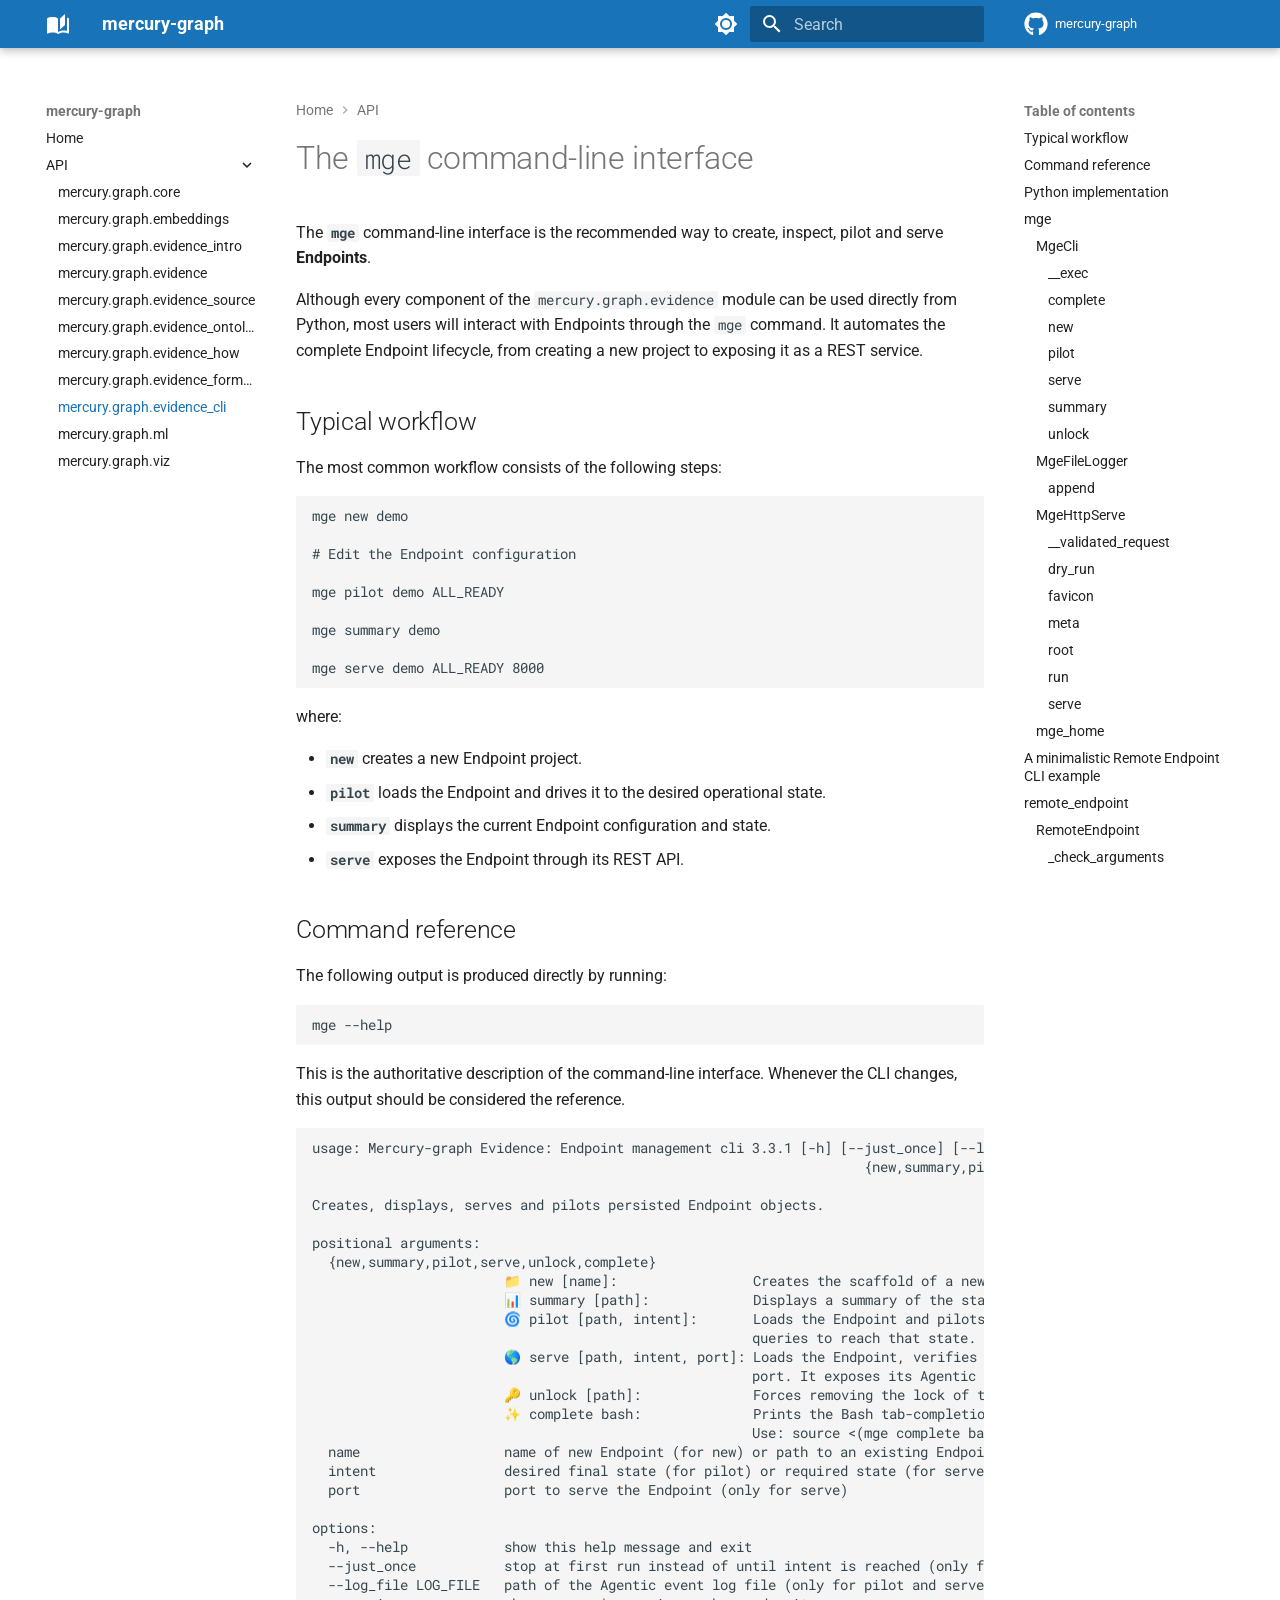
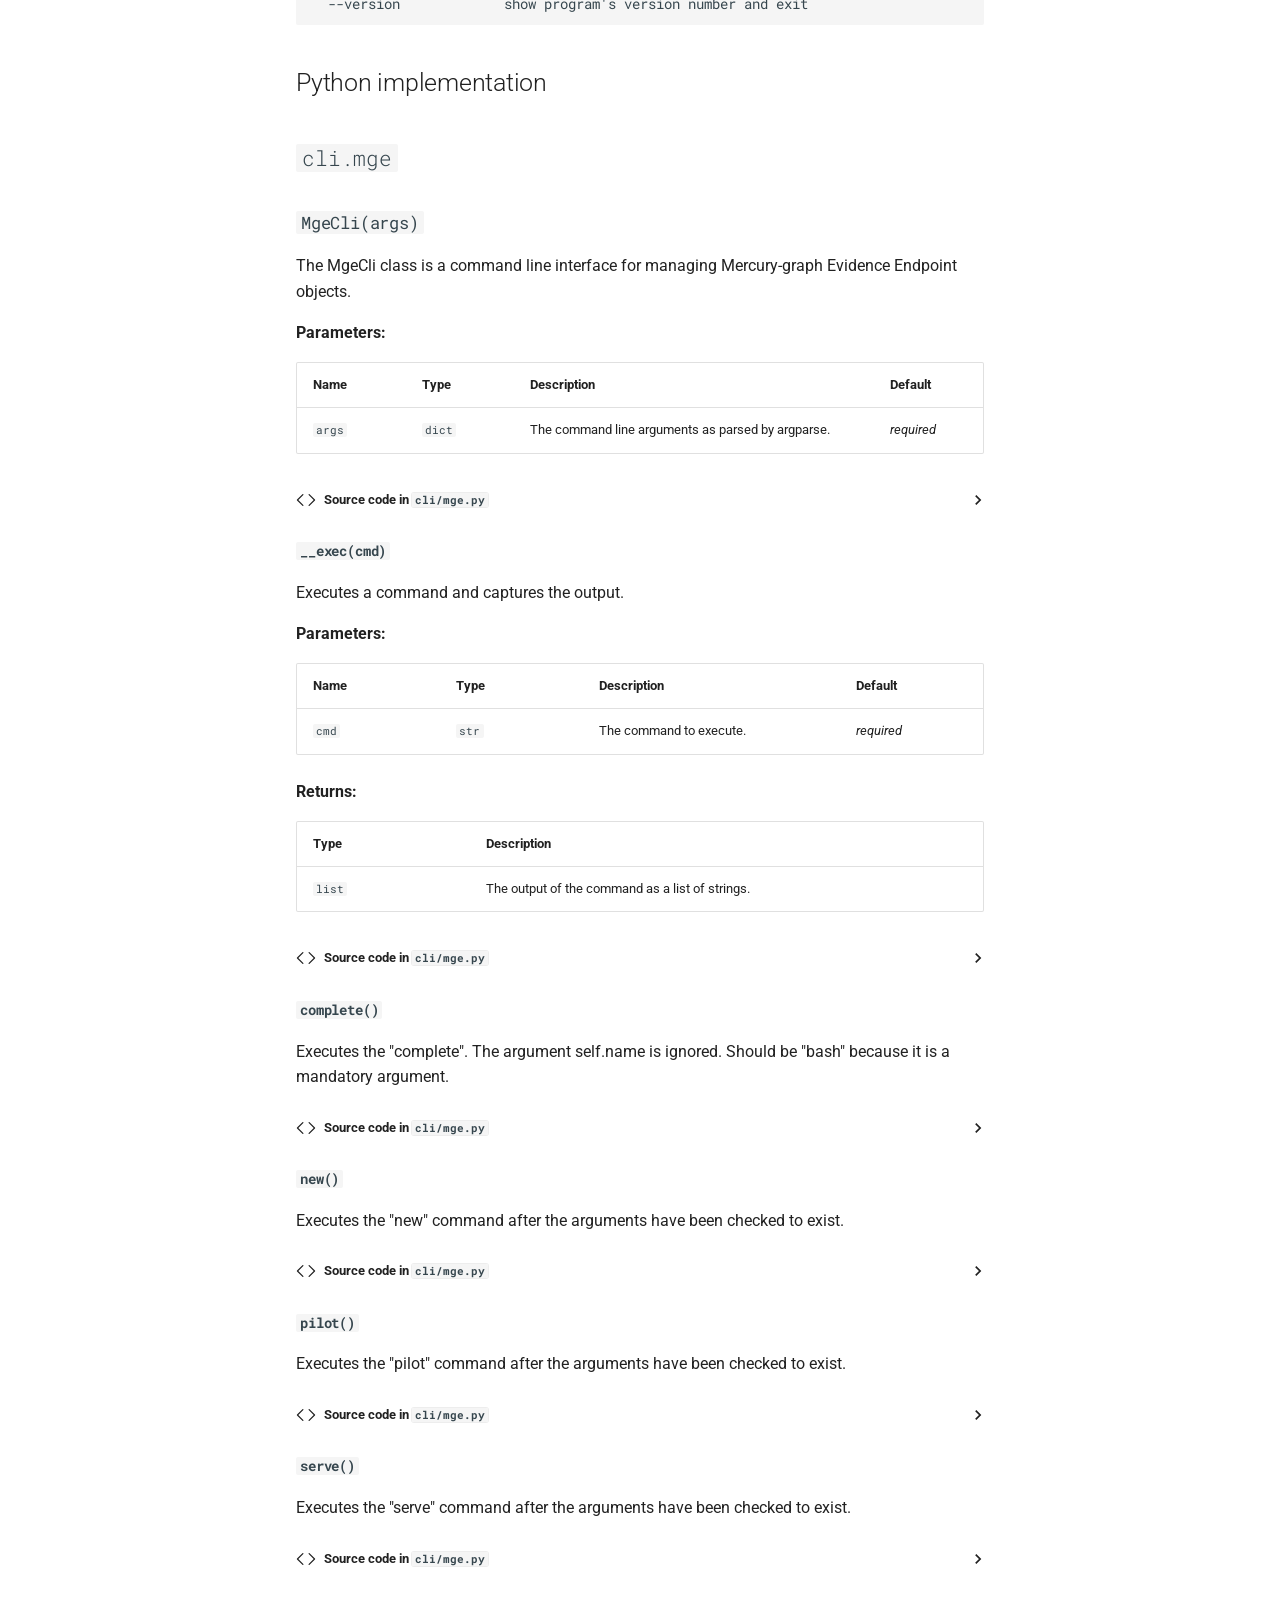
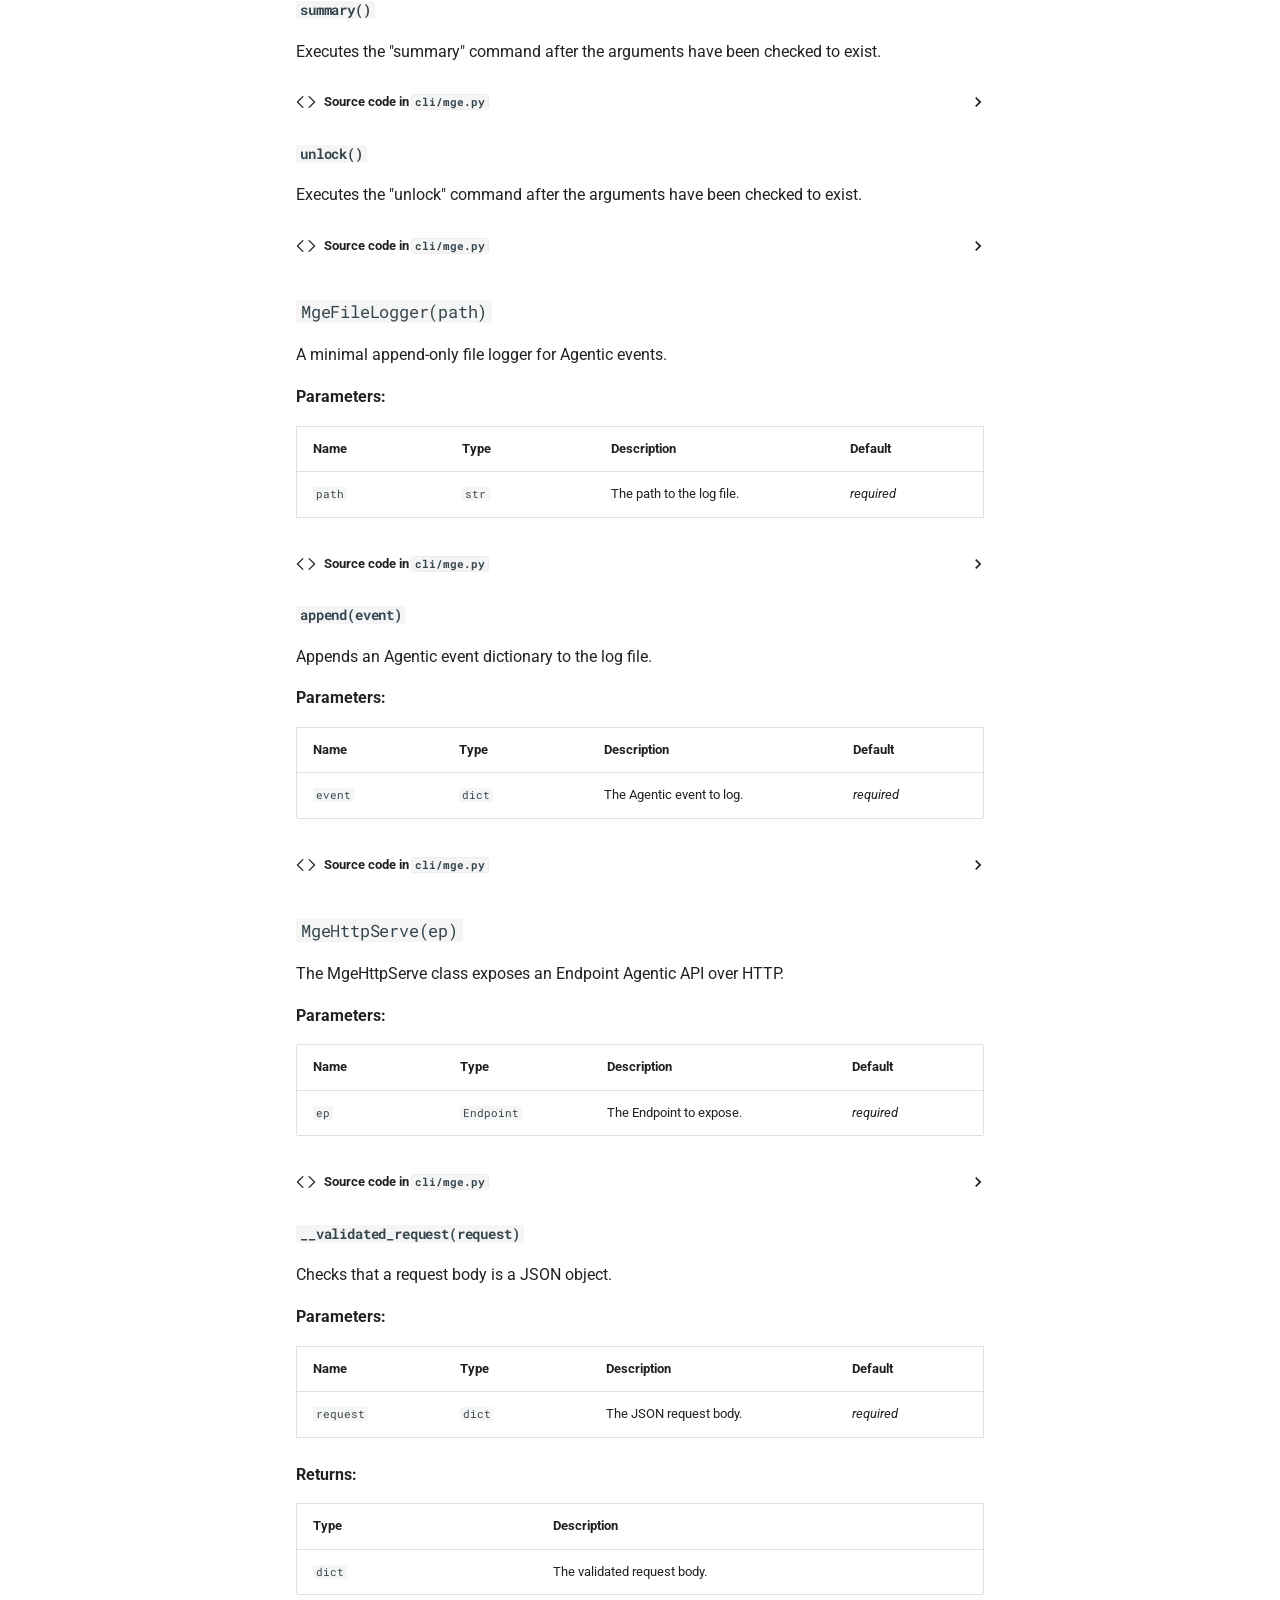
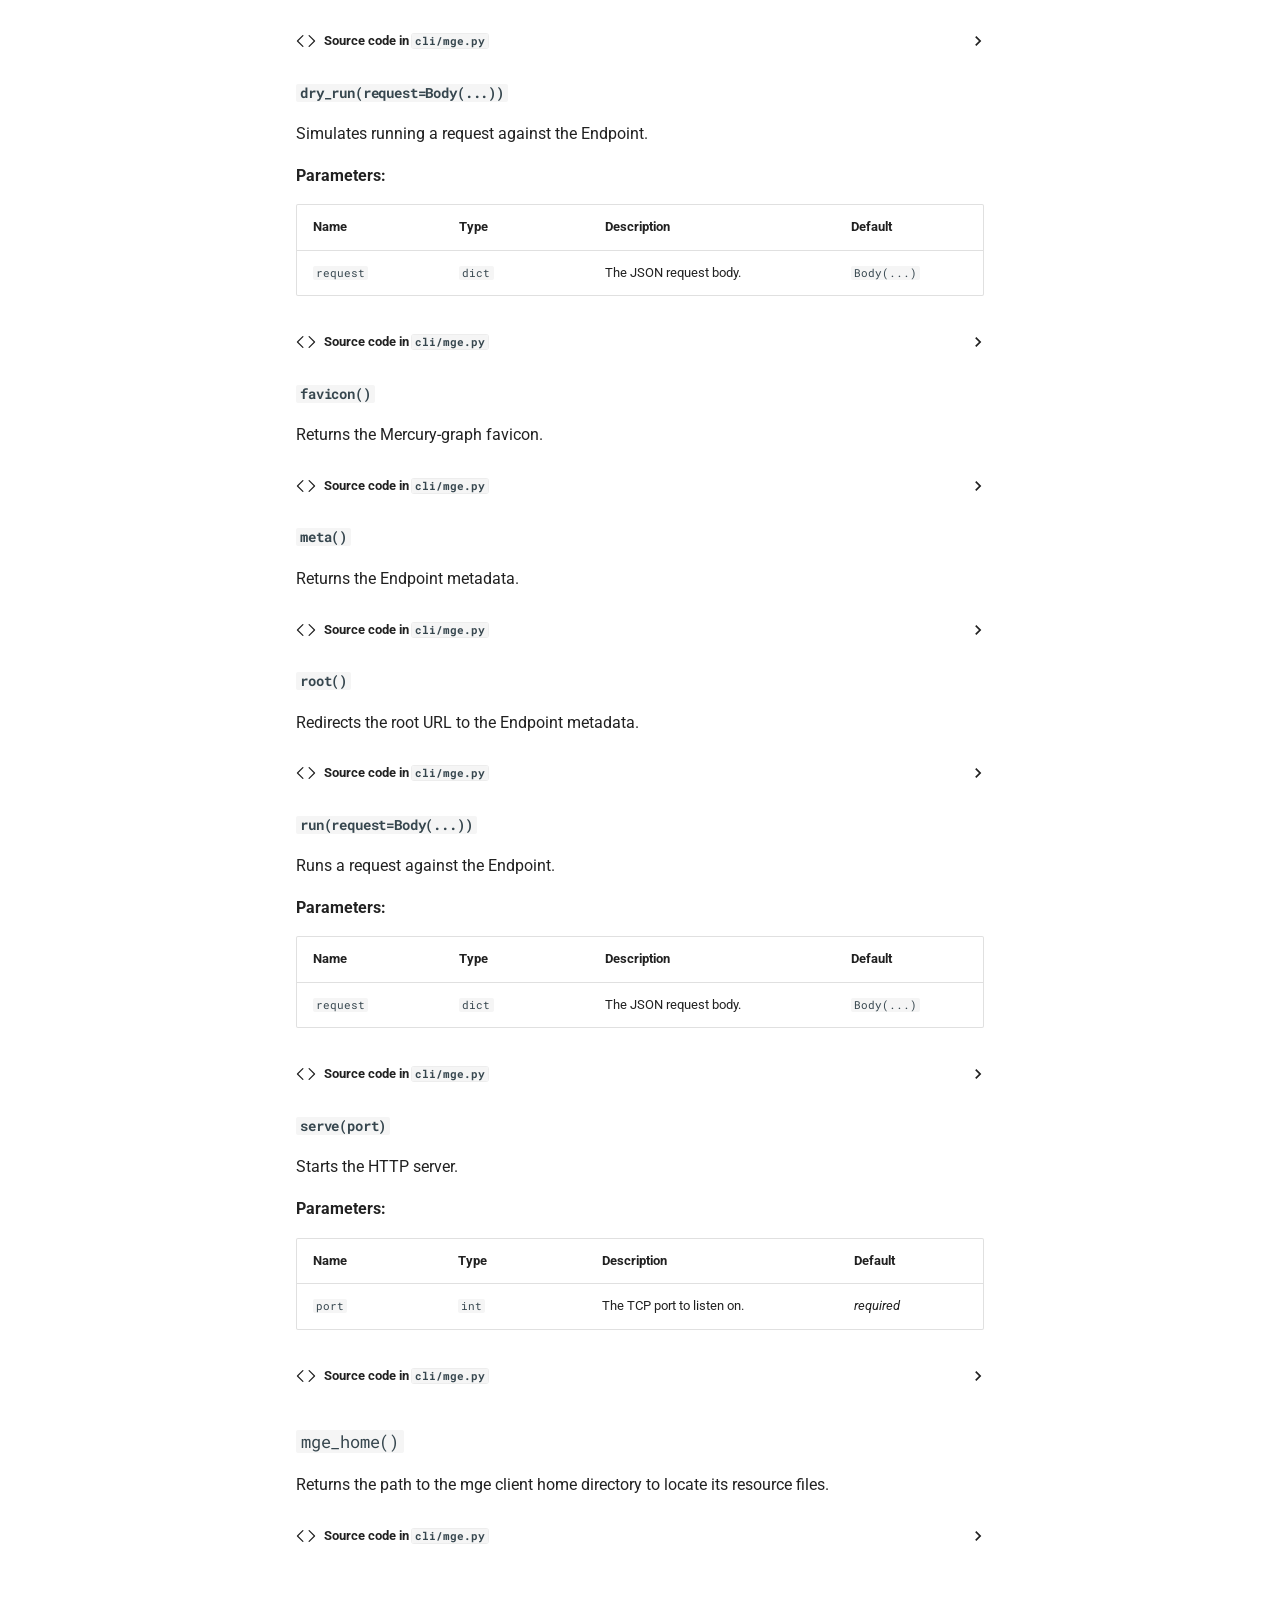
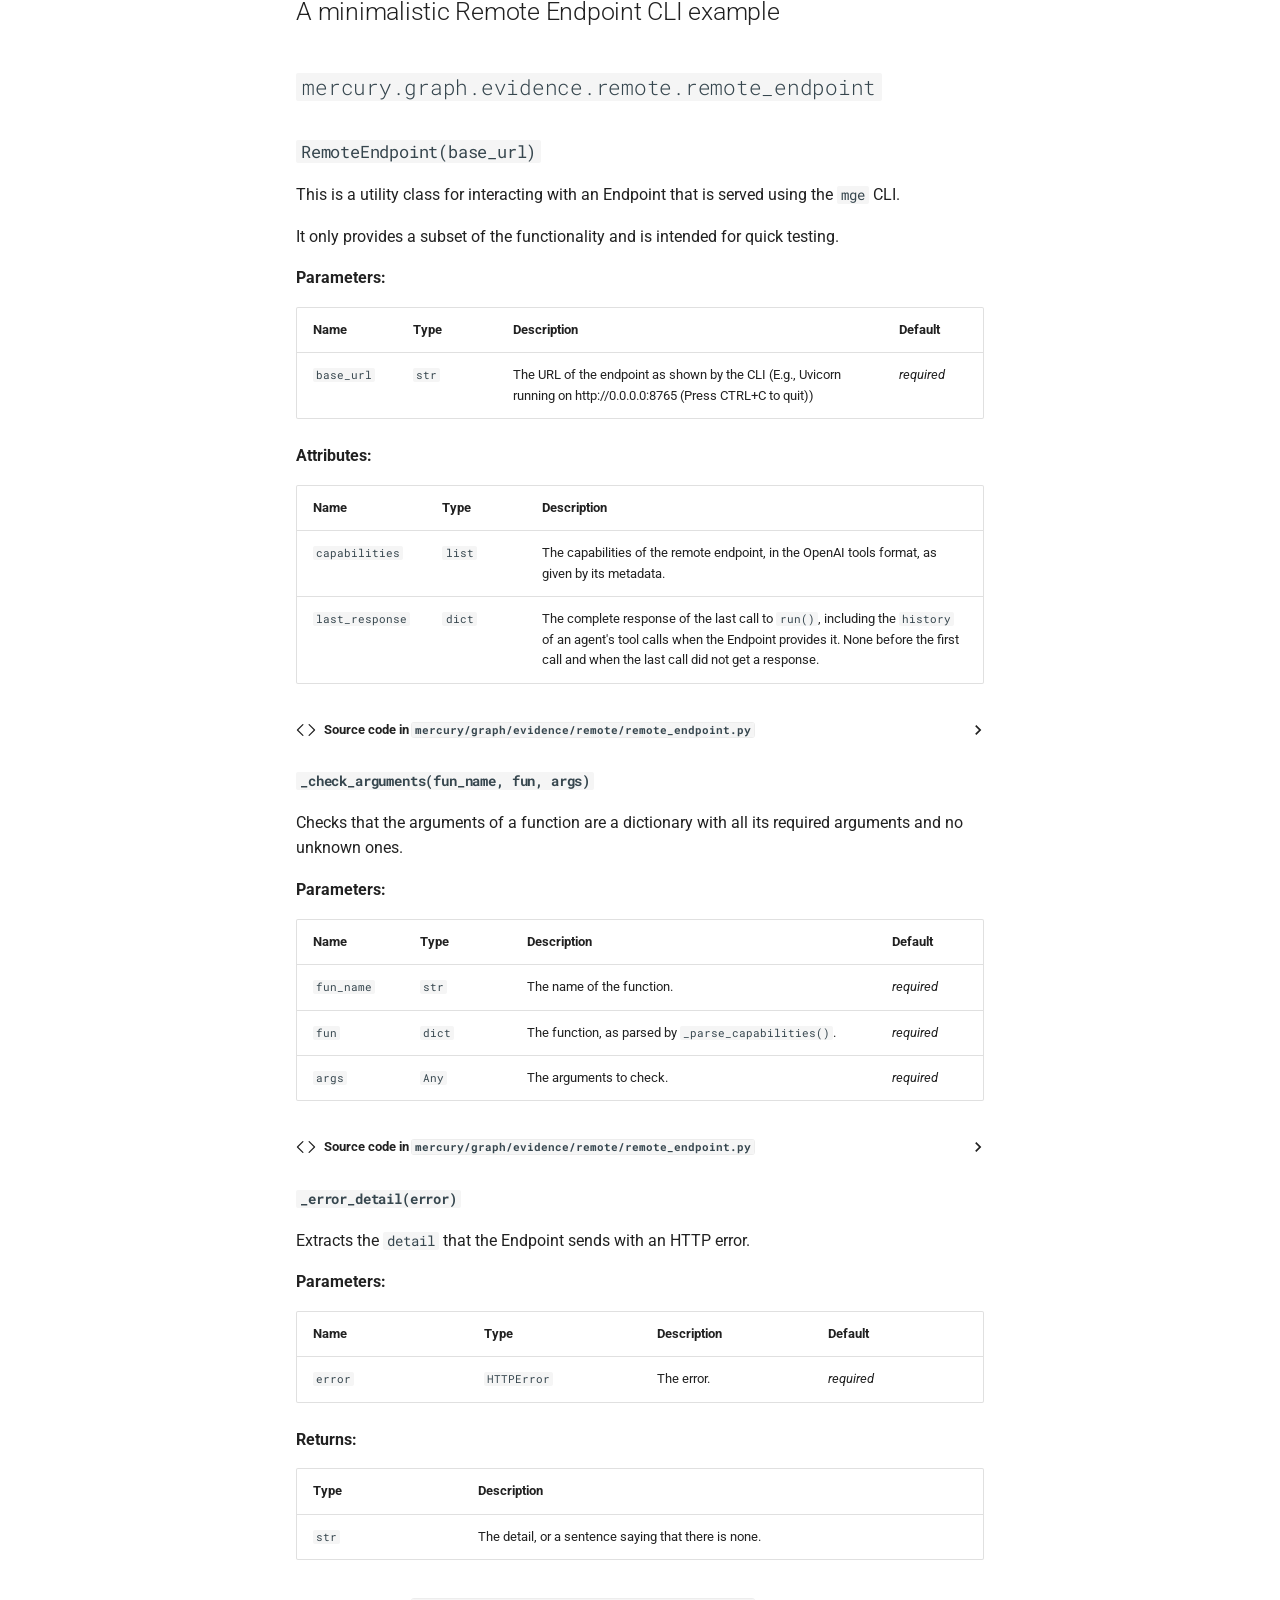
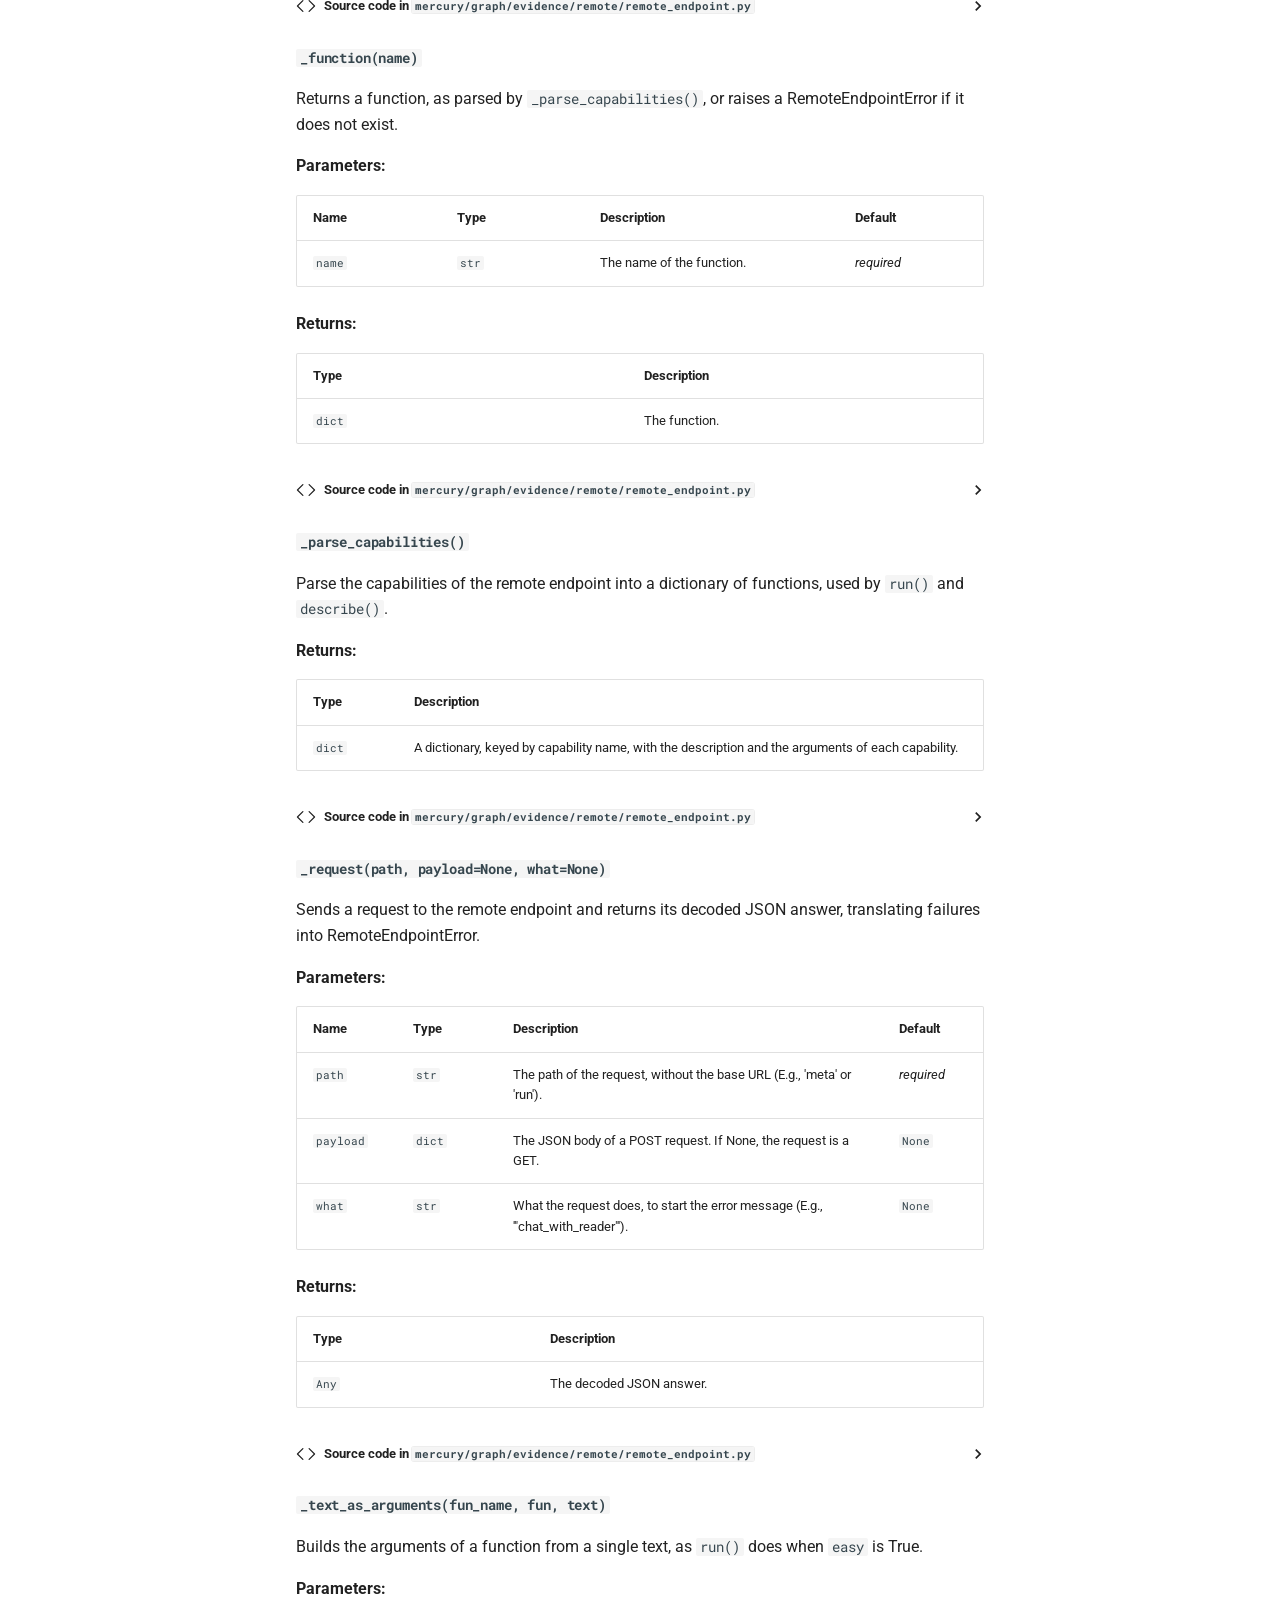
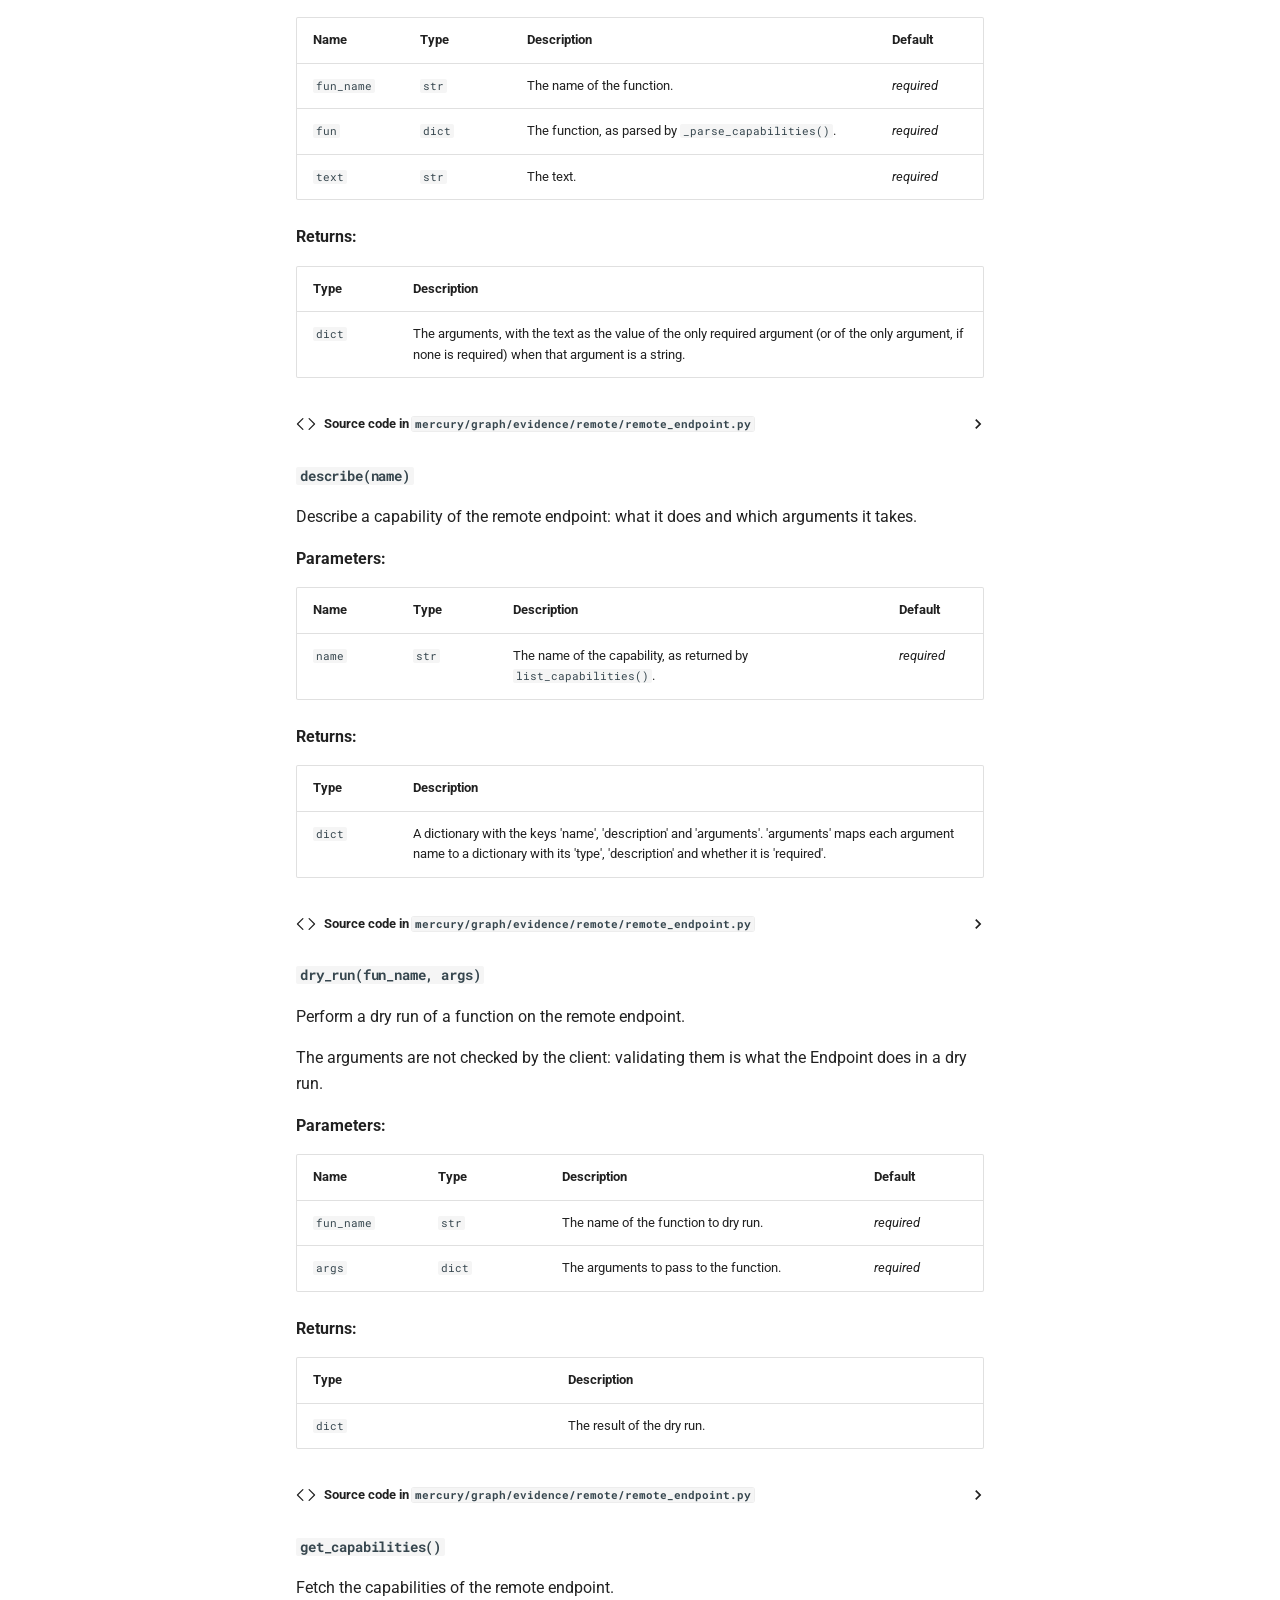
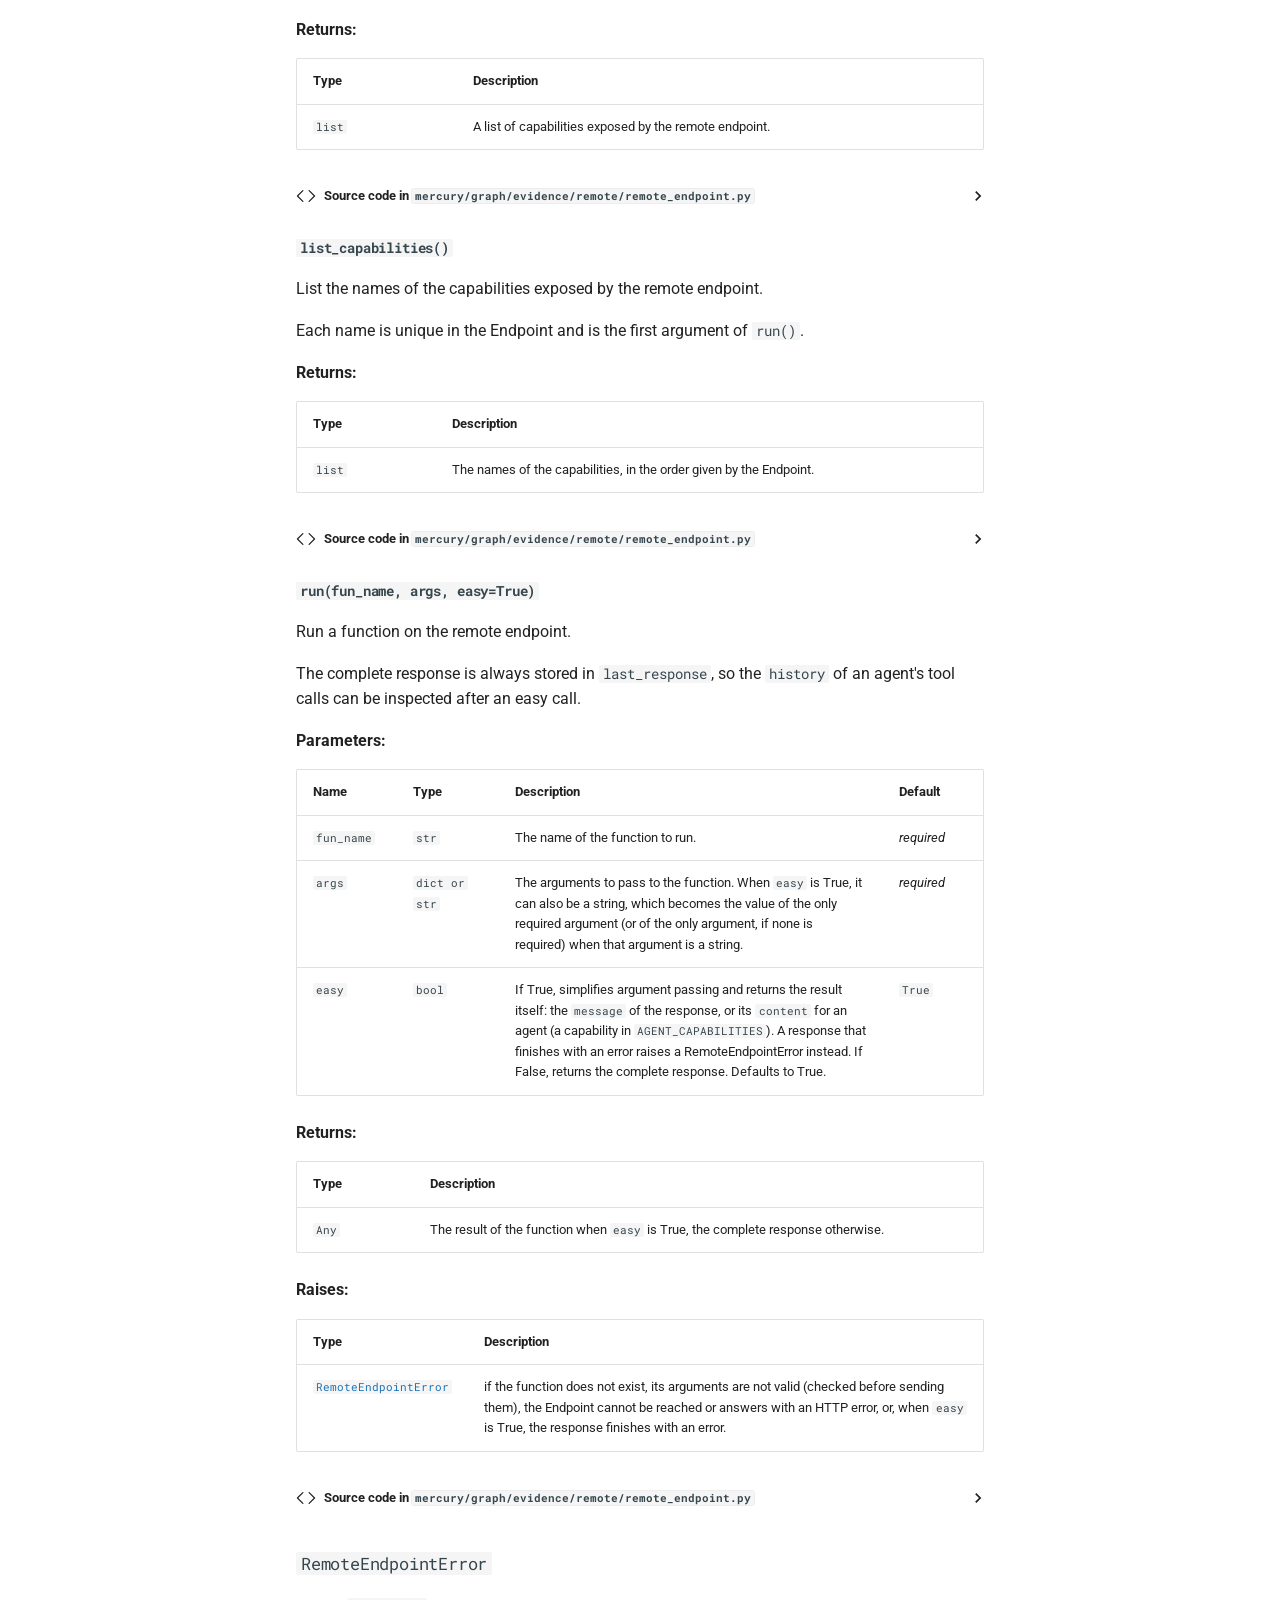
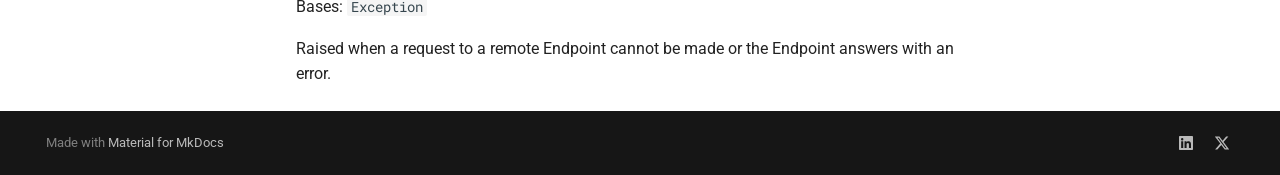
<file: site/reference/evidence_cli/index.html>
<!doctype html>
<html lang="en" class="no-js">
  <head>
    
      <meta charset="utf-8">
      <meta name="viewport" content="width=device-width,initial-scale=1">
      
      
      
      
        <link rel="prev" href="../evidence_formats/">
      
      
        <link rel="next" href="../ml/">
      
      
        
      
      
      <link rel="icon" href="../../assets/images/favicon.png">
      <meta name="generator" content="mkdocs-1.6.1, mkdocs-material-9.7.7">
    
    
      
        <title>mercury.graph.evidence_cli - mercury-graph</title>
      
    
    
      <link rel="stylesheet" href="../../assets/stylesheets/main.ec1eaa64.min.css">
      
        
        <link rel="stylesheet" href="../../assets/stylesheets/palette.ab4e12ef.min.css">
      
      


    
    
      
    
    
      
        
        
        <link rel="preconnect" href="https://fonts.gstatic.com" crossorigin>
        <link rel="stylesheet" href="https://fonts.googleapis.com/css?family=Roboto:300,300i,400,400i,700,700i%7CRoboto+Mono:400,400i,700,700i&display=fallback">
        <style>:root{--md-text-font:"Roboto";--md-code-font:"Roboto Mono"}</style>
      
    
    
      <link rel="stylesheet" href="../../assets/_mkdocstrings.css">
    
      <link rel="stylesheet" href="../../stylesheets/extra.css">
    
    <script>__md_scope=new URL("../..",location),__md_hash=e=>[...e].reduce(((e,_)=>(e<<5)-e+_.charCodeAt(0)),0),__md_get=(e,_=localStorage,t=__md_scope)=>JSON.parse(_.getItem(t.pathname+"."+e)),__md_set=(e,_,t=localStorage,a=__md_scope)=>{try{t.setItem(a.pathname+"."+e,JSON.stringify(_))}catch(e){}}</script>
    
      

    
    
  </head>
  
  
    
    
      
    
    
    
    
    <body dir="ltr" data-md-color-scheme="default" data-md-color-primary="custom" data-md-color-accent="custom">
  
    
    <input class="md-toggle" data-md-toggle="drawer" type="checkbox" id="__drawer" autocomplete="off">
    <input class="md-toggle" data-md-toggle="search" type="checkbox" id="__search" autocomplete="off">
    <label class="md-overlay" for="__drawer"></label>
    <div data-md-component="skip">
      
        
        <a href="#the-mge-command-line-interface" class="md-skip">
          Skip to content
        </a>
      
    </div>
    <div data-md-component="announce">
      
    </div>
    
    
      

  

<header class="md-header md-header--shadow" data-md-component="header">
  <nav class="md-header__inner md-grid" aria-label="Header">
    <a href="../.." title="mercury-graph" class="md-header__button md-logo" aria-label="mercury-graph" data-md-component="logo">
      
  
  <svg xmlns="http://www.w3.org/2000/svg" viewBox="0 0 24 24"><path d="m19 2-5 4.5v11l5-4.5zM6.5 5C4.55 5 2.45 5.4 1 6.5v14.66c0 .25.25.5.5.5.1 0 .15-.07.25-.07 1.35-.65 3.3-1.09 4.75-1.09 1.95 0 4.05.4 5.5 1.5 1.35-.85 3.8-1.5 5.5-1.5 1.65 0 3.35.31 4.75 1.06.1.05.15.03.25.03.25 0 .5-.25.5-.5V6.5c-.6-.45-1.25-.75-2-1V19c-1.1-.35-2.3-.5-3.5-.5-1.7 0-4.15.65-5.5 1.5V6.5C10.55 5.4 8.45 5 6.5 5"/></svg>

    </a>
    <label class="md-header__button md-icon" for="__drawer">
      
      <svg xmlns="http://www.w3.org/2000/svg" viewBox="0 0 24 24"><path d="M3 6h18v2H3zm0 5h18v2H3zm0 5h18v2H3z"/></svg>
    </label>
    <div class="md-header__title" data-md-component="header-title">
      <div class="md-header__ellipsis">
        <div class="md-header__topic">
          <span class="md-ellipsis">
            mercury-graph
          </span>
        </div>
        <div class="md-header__topic" data-md-component="header-topic">
          <span class="md-ellipsis">
            
              mercury.graph.evidence_cli
            
          </span>
        </div>
      </div>
    </div>
    
      
        <form class="md-header__option" data-md-component="palette">
  
    
    
    
    <input class="md-option" data-md-color-media="(prefers-color-scheme: light)" data-md-color-scheme="default" data-md-color-primary="custom" data-md-color-accent="custom"  aria-label="Switch to dark mode"  type="radio" name="__palette" id="__palette_0">
    
      <label class="md-header__button md-icon" title="Switch to dark mode" for="__palette_1" hidden>
        <svg xmlns="http://www.w3.org/2000/svg" viewBox="0 0 24 24"><path d="M12 8a4 4 0 0 0-4 4 4 4 0 0 0 4 4 4 4 0 0 0 4-4 4 4 0 0 0-4-4m0 10a6 6 0 0 1-6-6 6 6 0 0 1 6-6 6 6 0 0 1 6 6 6 6 0 0 1-6 6m8-9.31V4h-4.69L12 .69 8.69 4H4v4.69L.69 12 4 15.31V20h4.69L12 23.31 15.31 20H20v-4.69L23.31 12z"/></svg>
      </label>
    
  
    
    
    
    <input class="md-option" data-md-color-media="(prefers-color-scheme: dark)" data-md-color-scheme="slate" data-md-color-primary="custom" data-md-color-accent="custom"  aria-label="Switch to light mode"  type="radio" name="__palette" id="__palette_1">
    
      <label class="md-header__button md-icon" title="Switch to light mode" for="__palette_0" hidden>
        <svg xmlns="http://www.w3.org/2000/svg" viewBox="0 0 24 24"><path d="M12 18c-.89 0-1.74-.2-2.5-.55C11.56 16.5 13 14.42 13 12s-1.44-4.5-3.5-5.45C10.26 6.2 11.11 6 12 6a6 6 0 0 1 6 6 6 6 0 0 1-6 6m8-9.31V4h-4.69L12 .69 8.69 4H4v4.69L.69 12 4 15.31V20h4.69L12 23.31 15.31 20H20v-4.69L23.31 12z"/></svg>
      </label>
    
  
</form>
      
    
    
      <script>var palette=__md_get("__palette");if(palette&&palette.color){if("(prefers-color-scheme)"===palette.color.media){var media=matchMedia("(prefers-color-scheme: light)"),input=document.querySelector(media.matches?"[data-md-color-media='(prefers-color-scheme: light)']":"[data-md-color-media='(prefers-color-scheme: dark)']");palette.color.media=input.getAttribute("data-md-color-media"),palette.color.scheme=input.getAttribute("data-md-color-scheme"),palette.color.primary=input.getAttribute("data-md-color-primary"),palette.color.accent=input.getAttribute("data-md-color-accent")}for(var[key,value]of Object.entries(palette.color))document.body.setAttribute("data-md-color-"+key,value)}</script>
    
    
    
      
      
        <label class="md-header__button md-icon" for="__search">
          
          <svg xmlns="http://www.w3.org/2000/svg" viewBox="0 0 24 24"><path d="M9.5 3A6.5 6.5 0 0 1 16 9.5c0 1.61-.59 3.09-1.56 4.23l.27.27h.79l5 5-1.5 1.5-5-5v-.79l-.27-.27A6.52 6.52 0 0 1 9.5 16 6.5 6.5 0 0 1 3 9.5 6.5 6.5 0 0 1 9.5 3m0 2C7 5 5 7 5 9.5S7 14 9.5 14 14 12 14 9.5 12 5 9.5 5"/></svg>
        </label>
        <div class="md-search" data-md-component="search" role="dialog">
  <label class="md-search__overlay" for="__search"></label>
  <div class="md-search__inner" role="search">
    <form class="md-search__form" name="search">
      <input type="text" class="md-search__input" name="query" aria-label="Search" placeholder="Search" autocapitalize="off" autocorrect="off" autocomplete="off" spellcheck="false" data-md-component="search-query" required>
      <label class="md-search__icon md-icon" for="__search">
        
        <svg xmlns="http://www.w3.org/2000/svg" viewBox="0 0 24 24"><path d="M9.5 3A6.5 6.5 0 0 1 16 9.5c0 1.61-.59 3.09-1.56 4.23l.27.27h.79l5 5-1.5 1.5-5-5v-.79l-.27-.27A6.52 6.52 0 0 1 9.5 16 6.5 6.5 0 0 1 3 9.5 6.5 6.5 0 0 1 9.5 3m0 2C7 5 5 7 5 9.5S7 14 9.5 14 14 12 14 9.5 12 5 9.5 5"/></svg>
        
        <svg xmlns="http://www.w3.org/2000/svg" viewBox="0 0 24 24"><path d="M20 11v2H8l5.5 5.5-1.42 1.42L4.16 12l7.92-7.92L13.5 5.5 8 11z"/></svg>
      </label>
      <nav class="md-search__options" aria-label="Search">
        
          <a href="javascript:void(0)" class="md-search__icon md-icon" title="Share" aria-label="Share" data-clipboard data-clipboard-text="" data-md-component="search-share" tabindex="-1">
            
            <svg xmlns="http://www.w3.org/2000/svg" viewBox="0 0 24 24"><path d="M18 16.08c-.76 0-1.44.3-1.96.77L8.91 12.7c.05-.23.09-.46.09-.7s-.04-.47-.09-.7l7.05-4.11c.54.5 1.25.81 2.04.81a3 3 0 0 0 3-3 3 3 0 0 0-3-3 3 3 0 0 0-3 3c0 .24.04.47.09.7L8.04 9.81C7.5 9.31 6.79 9 6 9a3 3 0 0 0-3 3 3 3 0 0 0 3 3c.79 0 1.5-.31 2.04-.81l7.12 4.15c-.05.21-.08.43-.08.66 0 1.61 1.31 2.91 2.92 2.91s2.92-1.3 2.92-2.91A2.92 2.92 0 0 0 18 16.08"/></svg>
          </a>
        
        <button type="reset" class="md-search__icon md-icon" title="Clear" aria-label="Clear" tabindex="-1">
          
          <svg xmlns="http://www.w3.org/2000/svg" viewBox="0 0 24 24"><path d="M19 6.41 17.59 5 12 10.59 6.41 5 5 6.41 10.59 12 5 17.59 6.41 19 12 13.41 17.59 19 19 17.59 13.41 12z"/></svg>
        </button>
      </nav>
      
        <div class="md-search__suggest" data-md-component="search-suggest"></div>
      
    </form>
    <div class="md-search__output">
      <div class="md-search__scrollwrap" tabindex="0" data-md-scrollfix>
        <div class="md-search-result" data-md-component="search-result">
          <div class="md-search-result__meta">
            Initializing search
          </div>
          <ol class="md-search-result__list" role="presentation"></ol>
        </div>
      </div>
    </div>
  </div>
</div>
      
    
    
      <div class="md-header__source">
        <a href="https://github.com/BBVA/mercury-graph/" title="Go to repository" class="md-source" data-md-component="source">
  <div class="md-source__icon md-icon">
    
    <svg xmlns="http://www.w3.org/2000/svg" viewBox="0 0 512 512"><!--! Font Awesome Free 7.1.0 by @fontawesome - https://fontawesome.com License - https://fontawesome.com/license/free (Icons: CC BY 4.0, Fonts: SIL OFL 1.1, Code: MIT License) Copyright 2025 Fonticons, Inc.--><path d="M173.9 397.4c0 2-2.3 3.6-5.2 3.6-3.3.3-5.6-1.3-5.6-3.6 0-2 2.3-3.6 5.2-3.6 3-.3 5.6 1.3 5.6 3.6m-31.1-4.5c-.7 2 1.3 4.3 4.3 4.9 2.6 1 5.6 0 6.2-2s-1.3-4.3-4.3-5.2c-2.6-.7-5.5.3-6.2 2.3m44.2-1.7c-2.9.7-4.9 2.6-4.6 4.9.3 2 2.9 3.3 5.9 2.6 2.9-.7 4.9-2.6 4.6-4.6-.3-1.9-3-3.2-5.9-2.9M252.8 8C114.1 8 8 113.3 8 252c0 110.9 69.8 205.8 169.5 239.2 12.8 2.3 17.3-5.6 17.3-12.1 0-6.2-.3-40.4-.3-61.4 0 0-70 15-84.7-29.8 0 0-11.4-29.1-27.8-36.6 0 0-22.9-15.7 1.6-15.4 0 0 24.9 2 38.6 25.8 21.9 38.6 58.6 27.5 72.9 20.9 2.3-16 8.8-27.1 16-33.7-55.9-6.2-112.3-14.3-112.3-110.5 0-27.5 7.6-41.3 23.6-58.9-2.6-6.5-11.1-33.3 2.6-67.9 20.9-6.5 69 27 69 27 20-5.6 41.5-8.5 62.8-8.5s42.8 2.9 62.8 8.5c0 0 48.1-33.6 69-27 13.7 34.7 5.2 61.4 2.6 67.9 16 17.7 25.8 31.5 25.8 58.9 0 96.5-58.9 104.2-114.8 110.5 9.2 7.9 17 22.9 17 46.4 0 33.7-.3 75.4-.3 83.6 0 6.5 4.6 14.4 17.3 12.1C436.2 457.8 504 362.9 504 252 504 113.3 391.5 8 252.8 8M105.2 352.9c-1.3 1-1 3.3.7 5.2 1.6 1.6 3.9 2.3 5.2 1 1.3-1 1-3.3-.7-5.2-1.6-1.6-3.9-2.3-5.2-1m-10.8-8.1c-.7 1.3.3 2.9 2.3 3.9 1.6 1 3.6.7 4.3-.7.7-1.3-.3-2.9-2.3-3.9-2-.6-3.6-.3-4.3.7m32.4 35.6c-1.6 1.3-1 4.3 1.3 6.2 2.3 2.3 5.2 2.6 6.5 1 1.3-1.3.7-4.3-1.3-6.2-2.2-2.3-5.2-2.6-6.5-1m-11.4-14.7c-1.6 1-1.6 3.6 0 5.9s4.3 3.3 5.6 2.3c1.6-1.3 1.6-3.9 0-6.2-1.4-2.3-4-3.3-5.6-2"/></svg>
  </div>
  <div class="md-source__repository">
    mercury-graph
  </div>
</a>
      </div>
    
  </nav>
  
</header>
    
    <div class="md-container" data-md-component="container">
      
      
        
          
        
      
      <main class="md-main" data-md-component="main">
        <div class="md-main__inner md-grid">
          
            
              
              <div class="md-sidebar md-sidebar--primary" data-md-component="sidebar" data-md-type="navigation" >
                <div class="md-sidebar__scrollwrap">
                  <div class="md-sidebar__inner">
                    



<nav class="md-nav md-nav--primary" aria-label="Navigation" data-md-level="0">
  <label class="md-nav__title" for="__drawer">
    <a href="../.." title="mercury-graph" class="md-nav__button md-logo" aria-label="mercury-graph" data-md-component="logo">
      
  
  <svg xmlns="http://www.w3.org/2000/svg" viewBox="0 0 24 24"><path d="m19 2-5 4.5v11l5-4.5zM6.5 5C4.55 5 2.45 5.4 1 6.5v14.66c0 .25.25.5.5.5.1 0 .15-.07.25-.07 1.35-.65 3.3-1.09 4.75-1.09 1.95 0 4.05.4 5.5 1.5 1.35-.85 3.8-1.5 5.5-1.5 1.65 0 3.35.31 4.75 1.06.1.05.15.03.25.03.25 0 .5-.25.5-.5V6.5c-.6-.45-1.25-.75-2-1V19c-1.1-.35-2.3-.5-3.5-.5-1.7 0-4.15.65-5.5 1.5V6.5C10.55 5.4 8.45 5 6.5 5"/></svg>

    </a>
    mercury-graph
  </label>
  
    <div class="md-nav__source">
      <a href="https://github.com/BBVA/mercury-graph/" title="Go to repository" class="md-source" data-md-component="source">
  <div class="md-source__icon md-icon">
    
    <svg xmlns="http://www.w3.org/2000/svg" viewBox="0 0 512 512"><!--! Font Awesome Free 7.1.0 by @fontawesome - https://fontawesome.com License - https://fontawesome.com/license/free (Icons: CC BY 4.0, Fonts: SIL OFL 1.1, Code: MIT License) Copyright 2025 Fonticons, Inc.--><path d="M173.9 397.4c0 2-2.3 3.6-5.2 3.6-3.3.3-5.6-1.3-5.6-3.6 0-2 2.3-3.6 5.2-3.6 3-.3 5.6 1.3 5.6 3.6m-31.1-4.5c-.7 2 1.3 4.3 4.3 4.9 2.6 1 5.6 0 6.2-2s-1.3-4.3-4.3-5.2c-2.6-.7-5.5.3-6.2 2.3m44.2-1.7c-2.9.7-4.9 2.6-4.6 4.9.3 2 2.9 3.3 5.9 2.6 2.9-.7 4.9-2.6 4.6-4.6-.3-1.9-3-3.2-5.9-2.9M252.8 8C114.1 8 8 113.3 8 252c0 110.9 69.8 205.8 169.5 239.2 12.8 2.3 17.3-5.6 17.3-12.1 0-6.2-.3-40.4-.3-61.4 0 0-70 15-84.7-29.8 0 0-11.4-29.1-27.8-36.6 0 0-22.9-15.7 1.6-15.4 0 0 24.9 2 38.6 25.8 21.9 38.6 58.6 27.5 72.9 20.9 2.3-16 8.8-27.1 16-33.7-55.9-6.2-112.3-14.3-112.3-110.5 0-27.5 7.6-41.3 23.6-58.9-2.6-6.5-11.1-33.3 2.6-67.9 20.9-6.5 69 27 69 27 20-5.6 41.5-8.5 62.8-8.5s42.8 2.9 62.8 8.5c0 0 48.1-33.6 69-27 13.7 34.7 5.2 61.4 2.6 67.9 16 17.7 25.8 31.5 25.8 58.9 0 96.5-58.9 104.2-114.8 110.5 9.2 7.9 17 22.9 17 46.4 0 33.7-.3 75.4-.3 83.6 0 6.5 4.6 14.4 17.3 12.1C436.2 457.8 504 362.9 504 252 504 113.3 391.5 8 252.8 8M105.2 352.9c-1.3 1-1 3.3.7 5.2 1.6 1.6 3.9 2.3 5.2 1 1.3-1 1-3.3-.7-5.2-1.6-1.6-3.9-2.3-5.2-1m-10.8-8.1c-.7 1.3.3 2.9 2.3 3.9 1.6 1 3.6.7 4.3-.7.7-1.3-.3-2.9-2.3-3.9-2-.6-3.6-.3-4.3.7m32.4 35.6c-1.6 1.3-1 4.3 1.3 6.2 2.3 2.3 5.2 2.6 6.5 1 1.3-1.3.7-4.3-1.3-6.2-2.2-2.3-5.2-2.6-6.5-1m-11.4-14.7c-1.6 1-1.6 3.6 0 5.9s4.3 3.3 5.6 2.3c1.6-1.3 1.6-3.9 0-6.2-1.4-2.3-4-3.3-5.6-2"/></svg>
  </div>
  <div class="md-source__repository">
    mercury-graph
  </div>
</a>
    </div>
  
  <ul class="md-nav__list" data-md-scrollfix>
    
      
      
  
  
  
  
    <li class="md-nav__item">
      <a href="../.." class="md-nav__link">
        
  
  
  <span class="md-ellipsis">
    
  
    Home
  

    
  </span>
  
  

      </a>
    </li>
  

    
      
      
  
  
    
  
  
  
    
    
      
        
      
        
      
        
      
        
      
        
      
        
      
        
      
        
      
        
      
        
      
        
      
    
    
    
    
    <li class="md-nav__item md-nav__item--active md-nav__item--nested">
      
        
        
        <input class="md-nav__toggle md-toggle " type="checkbox" id="__nav_2" checked>
        
          
          <label class="md-nav__link" for="__nav_2" id="__nav_2_label" tabindex="0">
            
  
  
  <span class="md-ellipsis">
    
  
    API
  

    
  </span>
  
  

            <span class="md-nav__icon md-icon"></span>
          </label>
        
        <nav class="md-nav" data-md-level="1" aria-labelledby="__nav_2_label" aria-expanded="true">
          <label class="md-nav__title" for="__nav_2">
            <span class="md-nav__icon md-icon"></span>
            
  
    API
  

          </label>
          <ul class="md-nav__list" data-md-scrollfix>
            
              
                
  
  
  
  
    <li class="md-nav__item">
      <a href="../core/" class="md-nav__link">
        
  
  
  <span class="md-ellipsis">
    
  
    mercury.graph.core
  

    
  </span>
  
  

      </a>
    </li>
  

              
            
              
                
  
  
  
  
    <li class="md-nav__item">
      <a href="../embeddings/" class="md-nav__link">
        
  
  
  <span class="md-ellipsis">
    
  
    mercury.graph.embeddings
  

    
  </span>
  
  

      </a>
    </li>
  

              
            
              
                
  
  
  
  
    <li class="md-nav__item">
      <a href="../evidence_intro/" class="md-nav__link">
        
  
  
  <span class="md-ellipsis">
    
  
    mercury.graph.evidence_intro
  

    
  </span>
  
  

      </a>
    </li>
  

              
            
              
                
  
  
  
  
    <li class="md-nav__item">
      <a href="../evidence/" class="md-nav__link">
        
  
  
  <span class="md-ellipsis">
    
  
    mercury.graph.evidence
  

    
  </span>
  
  

      </a>
    </li>
  

              
            
              
                
  
  
  
  
    <li class="md-nav__item">
      <a href="../evidence_source/" class="md-nav__link">
        
  
  
  <span class="md-ellipsis">
    
  
    mercury.graph.evidence_source
  

    
  </span>
  
  

      </a>
    </li>
  

              
            
              
                
  
  
  
  
    <li class="md-nav__item">
      <a href="../evidence_ontologies/" class="md-nav__link">
        
  
  
  <span class="md-ellipsis">
    
  
    mercury.graph.evidence_ontologies
  

    
  </span>
  
  

      </a>
    </li>
  

              
            
              
                
  
  
  
  
    <li class="md-nav__item">
      <a href="../evidence_how/" class="md-nav__link">
        
  
  
  <span class="md-ellipsis">
    
  
    mercury.graph.evidence_how
  

    
  </span>
  
  

      </a>
    </li>
  

              
            
              
                
  
  
  
  
    <li class="md-nav__item">
      <a href="../evidence_formats/" class="md-nav__link">
        
  
  
  <span class="md-ellipsis">
    
  
    mercury.graph.evidence_formats
  

    
  </span>
  
  

      </a>
    </li>
  

              
            
              
                
  
  
    
  
  
  
    <li class="md-nav__item md-nav__item--active">
      
      <input class="md-nav__toggle md-toggle" type="checkbox" id="__toc">
      
      
        
      
      
        <label class="md-nav__link md-nav__link--active" for="__toc">
          
  
  
  <span class="md-ellipsis">
    
  
    mercury.graph.evidence_cli
  

    
  </span>
  
  

          <span class="md-nav__icon md-icon"></span>
        </label>
      
      <a href="./" class="md-nav__link md-nav__link--active">
        
  
  
  <span class="md-ellipsis">
    
  
    mercury.graph.evidence_cli
  

    
  </span>
  
  

      </a>
      
        

<nav class="md-nav md-nav--secondary" aria-label="Table of contents">
  
  
  
    
  
  
    <label class="md-nav__title" for="__toc">
      <span class="md-nav__icon md-icon"></span>
      Table of contents
    </label>
    <ul class="md-nav__list" data-md-component="toc" data-md-scrollfix>
      
        <li class="md-nav__item">
  <a href="#typical-workflow" class="md-nav__link">
    <span class="md-ellipsis">
      
        Typical workflow
      
    </span>
  </a>
  
</li>
      
        <li class="md-nav__item">
  <a href="#command-reference" class="md-nav__link">
    <span class="md-ellipsis">
      
        Command reference
      
    </span>
  </a>
  
</li>
      
        <li class="md-nav__item">
  <a href="#python-implementation" class="md-nav__link">
    <span class="md-ellipsis">
      
        Python implementation
      
    </span>
  </a>
  
</li>
      
        <li class="md-nav__item">
  <a href="#cli.mge" class="md-nav__link">
    <span class="md-ellipsis">
      
        mge
      
    </span>
  </a>
  
    <nav class="md-nav" aria-label="mge">
      <ul class="md-nav__list">
        
          <li class="md-nav__item">
  <a href="#cli.mge.MgeCli" class="md-nav__link">
    <span class="md-ellipsis">
      
        MgeCli
      
    </span>
  </a>
  
    <nav class="md-nav" aria-label="MgeCli">
      <ul class="md-nav__list">
        
          <li class="md-nav__item">
  <a href="#cli.mge.MgeCli.__exec" class="md-nav__link">
    <span class="md-ellipsis">
      
        __exec
      
    </span>
  </a>
  
</li>
        
          <li class="md-nav__item">
  <a href="#cli.mge.MgeCli.complete" class="md-nav__link">
    <span class="md-ellipsis">
      
        complete
      
    </span>
  </a>
  
</li>
        
          <li class="md-nav__item">
  <a href="#cli.mge.MgeCli.new" class="md-nav__link">
    <span class="md-ellipsis">
      
        new
      
    </span>
  </a>
  
</li>
        
          <li class="md-nav__item">
  <a href="#cli.mge.MgeCli.pilot" class="md-nav__link">
    <span class="md-ellipsis">
      
        pilot
      
    </span>
  </a>
  
</li>
        
          <li class="md-nav__item">
  <a href="#cli.mge.MgeCli.serve" class="md-nav__link">
    <span class="md-ellipsis">
      
        serve
      
    </span>
  </a>
  
</li>
        
          <li class="md-nav__item">
  <a href="#cli.mge.MgeCli.summary" class="md-nav__link">
    <span class="md-ellipsis">
      
        summary
      
    </span>
  </a>
  
</li>
        
          <li class="md-nav__item">
  <a href="#cli.mge.MgeCli.unlock" class="md-nav__link">
    <span class="md-ellipsis">
      
        unlock
      
    </span>
  </a>
  
</li>
        
      </ul>
    </nav>
  
</li>
        
          <li class="md-nav__item">
  <a href="#cli.mge.MgeFileLogger" class="md-nav__link">
    <span class="md-ellipsis">
      
        MgeFileLogger
      
    </span>
  </a>
  
    <nav class="md-nav" aria-label="MgeFileLogger">
      <ul class="md-nav__list">
        
          <li class="md-nav__item">
  <a href="#cli.mge.MgeFileLogger.append" class="md-nav__link">
    <span class="md-ellipsis">
      
        append
      
    </span>
  </a>
  
</li>
        
      </ul>
    </nav>
  
</li>
        
          <li class="md-nav__item">
  <a href="#cli.mge.MgeHttpServe" class="md-nav__link">
    <span class="md-ellipsis">
      
        MgeHttpServe
      
    </span>
  </a>
  
    <nav class="md-nav" aria-label="MgeHttpServe">
      <ul class="md-nav__list">
        
          <li class="md-nav__item">
  <a href="#cli.mge.MgeHttpServe.__validated_request" class="md-nav__link">
    <span class="md-ellipsis">
      
        __validated_request
      
    </span>
  </a>
  
</li>
        
          <li class="md-nav__item">
  <a href="#cli.mge.MgeHttpServe.dry_run" class="md-nav__link">
    <span class="md-ellipsis">
      
        dry_run
      
    </span>
  </a>
  
</li>
        
          <li class="md-nav__item">
  <a href="#cli.mge.MgeHttpServe.favicon" class="md-nav__link">
    <span class="md-ellipsis">
      
        favicon
      
    </span>
  </a>
  
</li>
        
          <li class="md-nav__item">
  <a href="#cli.mge.MgeHttpServe.meta" class="md-nav__link">
    <span class="md-ellipsis">
      
        meta
      
    </span>
  </a>
  
</li>
        
          <li class="md-nav__item">
  <a href="#cli.mge.MgeHttpServe.root" class="md-nav__link">
    <span class="md-ellipsis">
      
        root
      
    </span>
  </a>
  
</li>
        
          <li class="md-nav__item">
  <a href="#cli.mge.MgeHttpServe.run" class="md-nav__link">
    <span class="md-ellipsis">
      
        run
      
    </span>
  </a>
  
</li>
        
          <li class="md-nav__item">
  <a href="#cli.mge.MgeHttpServe.serve" class="md-nav__link">
    <span class="md-ellipsis">
      
        serve
      
    </span>
  </a>
  
</li>
        
      </ul>
    </nav>
  
</li>
        
          <li class="md-nav__item">
  <a href="#cli.mge.mge_home" class="md-nav__link">
    <span class="md-ellipsis">
      
        mge_home
      
    </span>
  </a>
  
</li>
        
      </ul>
    </nav>
  
</li>
      
        <li class="md-nav__item">
  <a href="#a-minimalistic-remote-endpoint-cli-example" class="md-nav__link">
    <span class="md-ellipsis">
      
        A minimalistic Remote Endpoint CLI example
      
    </span>
  </a>
  
</li>
      
        <li class="md-nav__item">
  <a href="#mercury.graph.evidence.remote.remote_endpoint" class="md-nav__link">
    <span class="md-ellipsis">
      
        remote_endpoint
      
    </span>
  </a>
  
    <nav class="md-nav" aria-label="remote_endpoint">
      <ul class="md-nav__list">
        
          <li class="md-nav__item">
  <a href="#mercury.graph.evidence.remote.remote_endpoint.RemoteEndpoint" class="md-nav__link">
    <span class="md-ellipsis">
      
        RemoteEndpoint
      
    </span>
  </a>
  
    <nav class="md-nav" aria-label="RemoteEndpoint">
      <ul class="md-nav__list">
        
          <li class="md-nav__item">
  <a href="#mercury.graph.evidence.remote.remote_endpoint.RemoteEndpoint._check_arguments" class="md-nav__link">
    <span class="md-ellipsis">
      
        _check_arguments
      
    </span>
  </a>
  
</li>
        
          <li class="md-nav__item">
  <a href="#mercury.graph.evidence.remote.remote_endpoint.RemoteEndpoint._error_detail" class="md-nav__link">
    <span class="md-ellipsis">
      
        _error_detail
      
    </span>
  </a>
  
</li>
        
          <li class="md-nav__item">
  <a href="#mercury.graph.evidence.remote.remote_endpoint.RemoteEndpoint._function" class="md-nav__link">
    <span class="md-ellipsis">
      
        _function
      
    </span>
  </a>
  
</li>
        
          <li class="md-nav__item">
  <a href="#mercury.graph.evidence.remote.remote_endpoint.RemoteEndpoint._parse_capabilities" class="md-nav__link">
    <span class="md-ellipsis">
      
        _parse_capabilities
      
    </span>
  </a>
  
</li>
        
          <li class="md-nav__item">
  <a href="#mercury.graph.evidence.remote.remote_endpoint.RemoteEndpoint._request" class="md-nav__link">
    <span class="md-ellipsis">
      
        _request
      
    </span>
  </a>
  
</li>
        
          <li class="md-nav__item">
  <a href="#mercury.graph.evidence.remote.remote_endpoint.RemoteEndpoint._text_as_arguments" class="md-nav__link">
    <span class="md-ellipsis">
      
        _text_as_arguments
      
    </span>
  </a>
  
</li>
        
          <li class="md-nav__item">
  <a href="#mercury.graph.evidence.remote.remote_endpoint.RemoteEndpoint.describe" class="md-nav__link">
    <span class="md-ellipsis">
      
        describe
      
    </span>
  </a>
  
</li>
        
          <li class="md-nav__item">
  <a href="#mercury.graph.evidence.remote.remote_endpoint.RemoteEndpoint.dry_run" class="md-nav__link">
    <span class="md-ellipsis">
      
        dry_run
      
    </span>
  </a>
  
</li>
        
          <li class="md-nav__item">
  <a href="#mercury.graph.evidence.remote.remote_endpoint.RemoteEndpoint.get_capabilities" class="md-nav__link">
    <span class="md-ellipsis">
      
        get_capabilities
      
    </span>
  </a>
  
</li>
        
          <li class="md-nav__item">
  <a href="#mercury.graph.evidence.remote.remote_endpoint.RemoteEndpoint.list_capabilities" class="md-nav__link">
    <span class="md-ellipsis">
      
        list_capabilities
      
    </span>
  </a>
  
</li>
        
          <li class="md-nav__item">
  <a href="#mercury.graph.evidence.remote.remote_endpoint.RemoteEndpoint.run" class="md-nav__link">
    <span class="md-ellipsis">
      
        run
      
    </span>
  </a>
  
</li>
        
      </ul>
    </nav>
  
</li>
        
          <li class="md-nav__item">
  <a href="#mercury.graph.evidence.remote.remote_endpoint.RemoteEndpointError" class="md-nav__link">
    <span class="md-ellipsis">
      
        RemoteEndpointError
      
    </span>
  </a>
  
</li>
        
      </ul>
    </nav>
  
</li>
      
    </ul>
  
</nav>
      
    </li>
  

              
            
              
                
  
  
  
  
    <li class="md-nav__item">
      <a href="../ml/" class="md-nav__link">
        
  
  
  <span class="md-ellipsis">
    
  
    mercury.graph.ml
  

    
  </span>
  
  

      </a>
    </li>
  

              
            
              
                
  
  
  
  
    <li class="md-nav__item">
      <a href="../viz/" class="md-nav__link">
        
  
  
  <span class="md-ellipsis">
    
  
    mercury.graph.viz
  

    
  </span>
  
  

      </a>
    </li>
  

              
            
          </ul>
        </nav>
      
    </li>
  

    
  </ul>
</nav>
                  </div>
                </div>
              </div>
            
            
              
              <div class="md-sidebar md-sidebar--secondary" data-md-component="sidebar" data-md-type="toc" >
                <div class="md-sidebar__scrollwrap">
                  <div class="md-sidebar__inner">
                    

<nav class="md-nav md-nav--secondary" aria-label="Table of contents">
  
  
  
    
  
  
    <label class="md-nav__title" for="__toc">
      <span class="md-nav__icon md-icon"></span>
      Table of contents
    </label>
    <ul class="md-nav__list" data-md-component="toc" data-md-scrollfix>
      
        <li class="md-nav__item">
  <a href="#typical-workflow" class="md-nav__link">
    <span class="md-ellipsis">
      
        Typical workflow
      
    </span>
  </a>
  
</li>
      
        <li class="md-nav__item">
  <a href="#command-reference" class="md-nav__link">
    <span class="md-ellipsis">
      
        Command reference
      
    </span>
  </a>
  
</li>
      
        <li class="md-nav__item">
  <a href="#python-implementation" class="md-nav__link">
    <span class="md-ellipsis">
      
        Python implementation
      
    </span>
  </a>
  
</li>
      
        <li class="md-nav__item">
  <a href="#cli.mge" class="md-nav__link">
    <span class="md-ellipsis">
      
        mge
      
    </span>
  </a>
  
    <nav class="md-nav" aria-label="mge">
      <ul class="md-nav__list">
        
          <li class="md-nav__item">
  <a href="#cli.mge.MgeCli" class="md-nav__link">
    <span class="md-ellipsis">
      
        MgeCli
      
    </span>
  </a>
  
    <nav class="md-nav" aria-label="MgeCli">
      <ul class="md-nav__list">
        
          <li class="md-nav__item">
  <a href="#cli.mge.MgeCli.__exec" class="md-nav__link">
    <span class="md-ellipsis">
      
        __exec
      
    </span>
  </a>
  
</li>
        
          <li class="md-nav__item">
  <a href="#cli.mge.MgeCli.complete" class="md-nav__link">
    <span class="md-ellipsis">
      
        complete
      
    </span>
  </a>
  
</li>
        
          <li class="md-nav__item">
  <a href="#cli.mge.MgeCli.new" class="md-nav__link">
    <span class="md-ellipsis">
      
        new
      
    </span>
  </a>
  
</li>
        
          <li class="md-nav__item">
  <a href="#cli.mge.MgeCli.pilot" class="md-nav__link">
    <span class="md-ellipsis">
      
        pilot
      
    </span>
  </a>
  
</li>
        
          <li class="md-nav__item">
  <a href="#cli.mge.MgeCli.serve" class="md-nav__link">
    <span class="md-ellipsis">
      
        serve
      
    </span>
  </a>
  
</li>
        
          <li class="md-nav__item">
  <a href="#cli.mge.MgeCli.summary" class="md-nav__link">
    <span class="md-ellipsis">
      
        summary
      
    </span>
  </a>
  
</li>
        
          <li class="md-nav__item">
  <a href="#cli.mge.MgeCli.unlock" class="md-nav__link">
    <span class="md-ellipsis">
      
        unlock
      
    </span>
  </a>
  
</li>
        
      </ul>
    </nav>
  
</li>
        
          <li class="md-nav__item">
  <a href="#cli.mge.MgeFileLogger" class="md-nav__link">
    <span class="md-ellipsis">
      
        MgeFileLogger
      
    </span>
  </a>
  
    <nav class="md-nav" aria-label="MgeFileLogger">
      <ul class="md-nav__list">
        
          <li class="md-nav__item">
  <a href="#cli.mge.MgeFileLogger.append" class="md-nav__link">
    <span class="md-ellipsis">
      
        append
      
    </span>
  </a>
  
</li>
        
      </ul>
    </nav>
  
</li>
        
          <li class="md-nav__item">
  <a href="#cli.mge.MgeHttpServe" class="md-nav__link">
    <span class="md-ellipsis">
      
        MgeHttpServe
      
    </span>
  </a>
  
    <nav class="md-nav" aria-label="MgeHttpServe">
      <ul class="md-nav__list">
        
          <li class="md-nav__item">
  <a href="#cli.mge.MgeHttpServe.__validated_request" class="md-nav__link">
    <span class="md-ellipsis">
      
        __validated_request
      
    </span>
  </a>
  
</li>
        
          <li class="md-nav__item">
  <a href="#cli.mge.MgeHttpServe.dry_run" class="md-nav__link">
    <span class="md-ellipsis">
      
        dry_run
      
    </span>
  </a>
  
</li>
        
          <li class="md-nav__item">
  <a href="#cli.mge.MgeHttpServe.favicon" class="md-nav__link">
    <span class="md-ellipsis">
      
        favicon
      
    </span>
  </a>
  
</li>
        
          <li class="md-nav__item">
  <a href="#cli.mge.MgeHttpServe.meta" class="md-nav__link">
    <span class="md-ellipsis">
      
        meta
      
    </span>
  </a>
  
</li>
        
          <li class="md-nav__item">
  <a href="#cli.mge.MgeHttpServe.root" class="md-nav__link">
    <span class="md-ellipsis">
      
        root
      
    </span>
  </a>
  
</li>
        
          <li class="md-nav__item">
  <a href="#cli.mge.MgeHttpServe.run" class="md-nav__link">
    <span class="md-ellipsis">
      
        run
      
    </span>
  </a>
  
</li>
        
          <li class="md-nav__item">
  <a href="#cli.mge.MgeHttpServe.serve" class="md-nav__link">
    <span class="md-ellipsis">
      
        serve
      
    </span>
  </a>
  
</li>
        
      </ul>
    </nav>
  
</li>
        
          <li class="md-nav__item">
  <a href="#cli.mge.mge_home" class="md-nav__link">
    <span class="md-ellipsis">
      
        mge_home
      
    </span>
  </a>
  
</li>
        
      </ul>
    </nav>
  
</li>
      
        <li class="md-nav__item">
  <a href="#a-minimalistic-remote-endpoint-cli-example" class="md-nav__link">
    <span class="md-ellipsis">
      
        A minimalistic Remote Endpoint CLI example
      
    </span>
  </a>
  
</li>
      
        <li class="md-nav__item">
  <a href="#mercury.graph.evidence.remote.remote_endpoint" class="md-nav__link">
    <span class="md-ellipsis">
      
        remote_endpoint
      
    </span>
  </a>
  
    <nav class="md-nav" aria-label="remote_endpoint">
      <ul class="md-nav__list">
        
          <li class="md-nav__item">
  <a href="#mercury.graph.evidence.remote.remote_endpoint.RemoteEndpoint" class="md-nav__link">
    <span class="md-ellipsis">
      
        RemoteEndpoint
      
    </span>
  </a>
  
    <nav class="md-nav" aria-label="RemoteEndpoint">
      <ul class="md-nav__list">
        
          <li class="md-nav__item">
  <a href="#mercury.graph.evidence.remote.remote_endpoint.RemoteEndpoint._check_arguments" class="md-nav__link">
    <span class="md-ellipsis">
      
        _check_arguments
      
    </span>
  </a>
  
</li>
        
          <li class="md-nav__item">
  <a href="#mercury.graph.evidence.remote.remote_endpoint.RemoteEndpoint._error_detail" class="md-nav__link">
    <span class="md-ellipsis">
      
        _error_detail
      
    </span>
  </a>
  
</li>
        
          <li class="md-nav__item">
  <a href="#mercury.graph.evidence.remote.remote_endpoint.RemoteEndpoint._function" class="md-nav__link">
    <span class="md-ellipsis">
      
        _function
      
    </span>
  </a>
  
</li>
        
          <li class="md-nav__item">
  <a href="#mercury.graph.evidence.remote.remote_endpoint.RemoteEndpoint._parse_capabilities" class="md-nav__link">
    <span class="md-ellipsis">
      
        _parse_capabilities
      
    </span>
  </a>
  
</li>
        
          <li class="md-nav__item">
  <a href="#mercury.graph.evidence.remote.remote_endpoint.RemoteEndpoint._request" class="md-nav__link">
    <span class="md-ellipsis">
      
        _request
      
    </span>
  </a>
  
</li>
        
          <li class="md-nav__item">
  <a href="#mercury.graph.evidence.remote.remote_endpoint.RemoteEndpoint._text_as_arguments" class="md-nav__link">
    <span class="md-ellipsis">
      
        _text_as_arguments
      
    </span>
  </a>
  
</li>
        
          <li class="md-nav__item">
  <a href="#mercury.graph.evidence.remote.remote_endpoint.RemoteEndpoint.describe" class="md-nav__link">
    <span class="md-ellipsis">
      
        describe
      
    </span>
  </a>
  
</li>
        
          <li class="md-nav__item">
  <a href="#mercury.graph.evidence.remote.remote_endpoint.RemoteEndpoint.dry_run" class="md-nav__link">
    <span class="md-ellipsis">
      
        dry_run
      
    </span>
  </a>
  
</li>
        
          <li class="md-nav__item">
  <a href="#mercury.graph.evidence.remote.remote_endpoint.RemoteEndpoint.get_capabilities" class="md-nav__link">
    <span class="md-ellipsis">
      
        get_capabilities
      
    </span>
  </a>
  
</li>
        
          <li class="md-nav__item">
  <a href="#mercury.graph.evidence.remote.remote_endpoint.RemoteEndpoint.list_capabilities" class="md-nav__link">
    <span class="md-ellipsis">
      
        list_capabilities
      
    </span>
  </a>
  
</li>
        
          <li class="md-nav__item">
  <a href="#mercury.graph.evidence.remote.remote_endpoint.RemoteEndpoint.run" class="md-nav__link">
    <span class="md-ellipsis">
      
        run
      
    </span>
  </a>
  
</li>
        
      </ul>
    </nav>
  
</li>
        
          <li class="md-nav__item">
  <a href="#mercury.graph.evidence.remote.remote_endpoint.RemoteEndpointError" class="md-nav__link">
    <span class="md-ellipsis">
      
        RemoteEndpointError
      
    </span>
  </a>
  
</li>
        
      </ul>
    </nav>
  
</li>
      
    </ul>
  
</nav>
                  </div>
                </div>
              </div>
            
          
          
            <div class="md-content" data-md-component="content">
              
                



  


  <nav class="md-path" aria-label="Navigation" >
    <ol class="md-path__list">
      
        
  
  
    <li class="md-path__item">
      <a href="../.." class="md-path__link">
        
  <span class="md-ellipsis">
    Home
  </span>

      </a>
    </li>
  

      
      
        
  
  
    
    
      <li class="md-path__item">
        <a href="../core/" class="md-path__link">
          
  <span class="md-ellipsis">
    API
  </span>

        </a>
      </li>
    
  

      
    </ol>
  </nav>

              
              <article class="md-content__inner md-typeset">
                
                  


  
  


<h1 id="the-mge-command-line-interface">The <code>mge</code> command-line interface</h1>
<p>The <strong><code>mge</code></strong> command-line interface is the recommended way to create, inspect, pilot and serve <strong>Endpoints</strong>.</p>
<p>Although every component of the <code>mercury.graph.evidence</code> module can be used directly from Python, most users will interact with Endpoints
through the <code>mge</code> command. It automates the complete Endpoint lifecycle, from creating a new project to exposing it as a REST service.</p>
<h2 id="typical-workflow">Typical workflow</h2>
<p>The most common workflow consists of the following steps:</p>
<div class="highlight"><pre><span></span><code>mge new demo

# Edit the Endpoint configuration

mge pilot demo ALL_READY

mge summary demo

mge serve demo ALL_READY 8000
</code></pre></div>
<p>where:</p>
<ul>
<li><strong><code>new</code></strong> creates a new Endpoint project.</li>
<li><strong><code>pilot</code></strong> loads the Endpoint and drives it to the desired operational state.</li>
<li><strong><code>summary</code></strong> displays the current Endpoint configuration and state.</li>
<li><strong><code>serve</code></strong> exposes the Endpoint through its REST API.</li>
</ul>
<h2 id="command-reference">Command reference</h2>
<p>The following output is produced directly by running:</p>
<div class="highlight"><pre><span></span><code>mge<span class="w"> </span>--help
</code></pre></div>
<p>This is the authoritative description of the command-line interface. Whenever the CLI changes, this output should be considered the
reference.</p>
<div class="highlight"><pre><span></span><code>usage: Mercury-graph Evidence: Endpoint management cli 3.3.1 [-h] [--just_once] [--log_file LOG_FILE] [--version]
                                                                     {new,summary,pilot,serve,unlock,complete} name [intent] [port]

Creates, displays, serves and pilots persisted Endpoint objects.

positional arguments:
  {new,summary,pilot,serve,unlock,complete}
                        📁 new [name]:                 Creates the scaffold of a new Endpoint object with all the necessary files.
                        📊 summary [path]:             Displays a summary of the state of an Endpoint.
                        🌀 pilot [path, intent]:       Loads the Endpoint and pilots it to an intended state running the necessary
                                                       queries to reach that state.
                        🌎 serve [path, intent, port]: Loads the Endpoint, verifies the intent and serves it via http on the given
                                                       port. It exposes its Agentic .meta property and the .run method.
                        🔑 unlock [path]:              Forces removing the lock of the Endpoint. Use with caution!
                        ✨ complete bash:              Prints the Bash tab-completion command.
                                                       Use: source &lt;(mge complete bash)
  name                  name of new Endpoint (for new) or path to an existing Endpoint (all other commands).
  intent                desired final state (for pilot) or required state (for serve)
  port                  port to serve the Endpoint (only for serve)

options:
  -h, --help            show this help message and exit
  --just_once           stop at first run instead of until intent is reached (only for pilot)
  --log_file LOG_FILE   path of the Agentic event log file (only for pilot and serve)
  --version             show program&#39;s version number and exit
</code></pre></div>
<h2 id="python-implementation">Python implementation</h2>


<div class="doc doc-object doc-module">



<h2 id="cli.mge" class="doc doc-heading">
            <code>cli.mge</code>


</h2>

    <div class="doc doc-contents first">










<div class="doc doc-children">









<div class="doc doc-object doc-class">



<h3 id="cli.mge.MgeCli" class="doc doc-heading">
              <code class=" language-python"><span class="n">MgeCli</span><span class="p">(</span><span class="n">args</span><span class="p">)</span></code>

</h3>


    <div class="doc doc-contents ">



        <p>The MgeCli class is a command line interface for managing Mercury-graph Evidence Endpoint objects.</p>


<p><span class="doc-section-title">Parameters:</span></p>
    <table>
      <thead>
        <tr>
          <th>Name</th>
          <th>Type</th>
          <th>Description</th>
          <th>Default</th>
        </tr>
      </thead>
      <tbody>
          <tr class="doc-section-item">
            <td>
                <code>args</code>
            </td>
            <td>
                  <code><span title="dict">dict</span></code>
            </td>
            <td>
              <div class="doc-md-description">
                <p>The command line arguments as parsed by argparse.</p>
              </div>
            </td>
            <td>
                <em>required</em>
            </td>
          </tr>
      </tbody>
    </table>








                  <details class="mkdocstrings-source">
                    <summary>Source code in <code>cli/mge.py</code></summary>
                    <div class="codehilite"><table class="codehilitetable"><tr><td class="linenos"><div class="linenodiv"><pre><span></span><span class="normal">175</span>
<span class="normal">176</span>
<span class="normal">177</span>
<span class="normal">178</span>
<span class="normal">179</span>
<span class="normal">180</span>
<span class="normal">181</span>
<span class="normal">182</span>
<span class="normal">183</span>
<span class="normal">184</span>
<span class="normal">185</span>
<span class="normal">186</span>
<span class="normal">187</span>
<span class="normal">188</span>
<span class="normal">189</span>
<span class="normal">190</span>
<span class="normal">191</span>
<span class="normal">192</span>
<span class="normal">193</span>
<span class="normal">194</span>
<span class="normal">195</span>
<span class="normal">196</span>
<span class="normal">197</span>
<span class="normal">198</span>
<span class="normal">199</span>
<span class="normal">200</span>
<span class="normal">201</span>
<span class="normal">202</span>
<span class="normal">203</span>
<span class="normal">204</span>
<span class="normal">205</span>
<span class="normal">206</span>
<span class="normal">207</span>
<span class="normal">208</span>
<span class="normal">209</span>
<span class="normal">210</span></pre></div></td><td class="code"><div><pre><span></span><code><span class="k">def</span><span class="w"> </span><span class="fm">__init__</span><span class="p">(</span><span class="bp">self</span><span class="p">,</span> <span class="n">args</span><span class="p">):</span>
    <span class="n">cmd</span> <span class="o">=</span> <span class="n">args</span><span class="p">[</span><span class="s1">&#39;command&#39;</span><span class="p">]</span>
    <span class="bp">self</span><span class="o">.</span><span class="n">name</span> <span class="o">=</span> <span class="n">args</span><span class="p">[</span><span class="s1">&#39;name&#39;</span><span class="p">]</span>

    <span class="k">if</span> <span class="n">cmd</span> <span class="ow">not</span> <span class="ow">in</span> <span class="p">[</span><span class="s1">&#39;pilot&#39;</span><span class="p">,</span> <span class="s1">&#39;serve&#39;</span><span class="p">]:</span>
        <span class="k">return</span>

    <span class="k">if</span> <span class="n">args</span><span class="p">[</span><span class="s1">&#39;intent&#39;</span><span class="p">]</span> <span class="ow">is</span> <span class="kc">None</span><span class="p">:</span>
        <span class="nb">print</span><span class="p">(</span><span class="s1">&#39;Error: The intent argument is required.&#39;</span><span class="p">)</span>
        <span class="n">sys</span><span class="o">.</span><span class="n">exit</span><span class="p">(</span><span class="mi">1</span><span class="p">)</span>

    <span class="bp">self</span><span class="o">.</span><span class="n">intent</span> <span class="o">=</span> <span class="n">args</span><span class="p">[</span><span class="s1">&#39;intent&#39;</span><span class="p">]</span>
    <span class="bp">self</span><span class="o">.</span><span class="n">just_once</span> <span class="o">=</span> <span class="n">args</span><span class="p">[</span><span class="s1">&#39;just_once&#39;</span><span class="p">]</span>
    <span class="bp">self</span><span class="o">.</span><span class="n">logger</span> <span class="o">=</span> <span class="kc">None</span>

    <span class="k">if</span> <span class="n">args</span><span class="o">.</span><span class="n">get</span><span class="p">(</span><span class="s1">&#39;log_file&#39;</span><span class="p">)</span> <span class="ow">is</span> <span class="ow">not</span> <span class="kc">None</span><span class="p">:</span>
        <span class="k">try</span><span class="p">:</span>
            <span class="bp">self</span><span class="o">.</span><span class="n">logger</span> <span class="o">=</span> <span class="n">MgeFileLogger</span><span class="p">(</span><span class="n">args</span><span class="p">[</span><span class="s1">&#39;log_file&#39;</span><span class="p">])</span>

        <span class="k">except</span> <span class="p">(</span><span class="ne">OSError</span><span class="p">,</span> <span class="ne">TypeError</span><span class="p">,</span> <span class="ne">ValueError</span><span class="p">):</span>
            <span class="nb">print</span><span class="p">(</span><span class="s1">&#39;Error: The log file &quot;</span><span class="si">%s</span><span class="s1">&quot; cannot be written to.&#39;</span> <span class="o">%</span> <span class="n">args</span><span class="p">[</span><span class="s1">&#39;log_file&#39;</span><span class="p">])</span>
            <span class="n">sys</span><span class="o">.</span><span class="n">exit</span><span class="p">(</span><span class="mi">1</span><span class="p">)</span>

    <span class="k">if</span> <span class="n">cmd</span> <span class="o">!=</span> <span class="s1">&#39;serve&#39;</span><span class="p">:</span>
        <span class="k">return</span>

    <span class="k">if</span> <span class="n">args</span><span class="p">[</span><span class="s1">&#39;port&#39;</span><span class="p">]</span> <span class="ow">is</span> <span class="kc">None</span><span class="p">:</span>
        <span class="nb">print</span><span class="p">(</span><span class="s1">&#39;Error: The port argument is required.&#39;</span><span class="p">)</span>
        <span class="n">sys</span><span class="o">.</span><span class="n">exit</span><span class="p">(</span><span class="mi">1</span><span class="p">)</span>

    <span class="k">try</span><span class="p">:</span>
        <span class="bp">self</span><span class="o">.</span><span class="n">port</span> <span class="o">=</span> <span class="nb">int</span><span class="p">(</span><span class="n">args</span><span class="p">[</span><span class="s1">&#39;port&#39;</span><span class="p">])</span>

    <span class="k">except</span> <span class="ne">ValueError</span><span class="p">:</span>
        <span class="nb">print</span><span class="p">(</span><span class="s1">&#39;Error: The port argument must be an integer.&#39;</span><span class="p">)</span>
        <span class="n">sys</span><span class="o">.</span><span class="n">exit</span><span class="p">(</span><span class="mi">1</span><span class="p">)</span>
</code></pre></div></td></tr></table></div>
                  </details>



<div class="doc doc-children">










<div class="doc doc-object doc-function">


<h4 id="cli.mge.MgeCli.__exec" class="doc doc-heading">
            <code class=" language-python"><span class="n">__exec</span><span class="p">(</span><span class="n">cmd</span><span class="p">)</span></code>

</h4>


    <div class="doc doc-contents ">

        <p>Executes a command and captures the output.</p>


<p><span class="doc-section-title">Parameters:</span></p>
    <table>
      <thead>
        <tr>
          <th>Name</th>
          <th>Type</th>
          <th>Description</th>
          <th>Default</th>
        </tr>
      </thead>
      <tbody>
          <tr class="doc-section-item">
            <td>
                <code>cmd</code>
            </td>
            <td>
                  <code><span title="str">str</span></code>
            </td>
            <td>
              <div class="doc-md-description">
                <p>The command to execute.</p>
              </div>
            </td>
            <td>
                <em>required</em>
            </td>
          </tr>
      </tbody>
    </table>


    <p><span class="doc-section-title">Returns:</span></p>
    <table>
      <thead>
        <tr>
          <th>Type</th>
          <th>Description</th>
        </tr>
      </thead>
      <tbody>
          <tr class="doc-section-item">
            <td>
                  <code><span title="list">list</span></code>
            </td>
            <td>
              <div class="doc-md-description">
                <p>The output of the command as a list of strings.</p>
              </div>
            </td>
          </tr>
      </tbody>
    </table>


            <details class="mkdocstrings-source">
              <summary>Source code in <code>cli/mge.py</code></summary>
              <div class="codehilite"><table class="codehilitetable"><tr><td class="linenos"><div class="linenodiv"><pre><span></span><span class="normal">213</span>
<span class="normal">214</span>
<span class="normal">215</span>
<span class="normal">216</span>
<span class="normal">217</span>
<span class="normal">218</span>
<span class="normal">219</span>
<span class="normal">220</span>
<span class="normal">221</span>
<span class="normal">222</span>
<span class="normal">223</span>
<span class="normal">224</span>
<span class="normal">225</span>
<span class="normal">226</span>
<span class="normal">227</span>
<span class="normal">228</span>
<span class="normal">229</span>
<span class="normal">230</span></pre></div></td><td class="code"><div><pre><span></span><code><span class="k">def</span><span class="w"> </span><span class="nf">__exec</span><span class="p">(</span><span class="bp">self</span><span class="p">,</span> <span class="n">cmd</span><span class="p">):</span>
<span class="w">    </span><span class="sd">&quot;&quot;&quot; Executes a command and captures the output.</span>

<span class="sd">    Args:</span>
<span class="sd">        cmd (str): The command to execute.</span>

<span class="sd">    Returns:</span>
<span class="sd">        (list): The output of the command as a list of strings.</span>
<span class="sd">    &quot;&quot;&quot;</span>

    <span class="k">try</span><span class="p">:</span>
        <span class="n">txt</span> <span class="o">=</span> <span class="n">subprocess</span><span class="o">.</span><span class="n">run</span><span class="p">(</span><span class="n">cmd</span><span class="p">,</span> <span class="n">shell</span> <span class="o">=</span> <span class="kc">True</span><span class="p">,</span> <span class="n">check</span> <span class="o">=</span> <span class="kc">True</span><span class="p">,</span> <span class="n">capture_output</span> <span class="o">=</span> <span class="kc">True</span><span class="p">)</span>

    <span class="k">except</span><span class="p">:</span>
        <span class="n">msg</span> <span class="o">=</span> <span class="s1">&#39;&quot;</span><span class="si">%s</span><span class="s1">&quot; returned an error </span><span class="si">%s</span><span class="s1">&#39;</span> <span class="o">%</span> <span class="p">(</span><span class="n">cmd</span><span class="p">,</span> <span class="n">subprocess</span><span class="o">.</span><span class="n">CalledProcessError</span><span class="p">)</span>
        <span class="k">raise</span> <span class="ne">RuntimeError</span><span class="p">(</span><span class="n">msg</span><span class="p">)</span>

    <span class="k">return</span> <span class="p">[</span><span class="n">s</span> <span class="k">for</span> <span class="n">s</span> <span class="ow">in</span> <span class="n">txt</span><span class="o">.</span><span class="n">stdout</span><span class="o">.</span><span class="n">decode</span><span class="p">(</span><span class="s1">&#39;utf8&#39;</span><span class="p">)</span><span class="o">.</span><span class="n">strip</span><span class="p">()</span><span class="o">.</span><span class="n">split</span><span class="p">(</span><span class="s1">&#39;</span><span class="se">\n</span><span class="s1">&#39;</span><span class="p">)]</span>
</code></pre></div></td></tr></table></div>
            </details>
    </div>

</div>

<div class="doc doc-object doc-function">


<h4 id="cli.mge.MgeCli.complete" class="doc doc-heading">
            <code class=" language-python"><span class="n">complete</span><span class="p">()</span></code>

</h4>


    <div class="doc doc-contents ">

        <p>Executes the "complete". The argument self.name is ignored. Should be "bash" because it is a mandatory argument.</p>


            <details class="mkdocstrings-source">
              <summary>Source code in <code>cli/mge.py</code></summary>
              <div class="codehilite"><table class="codehilitetable"><tr><td class="linenos"><div class="linenodiv"><pre><span></span><span class="normal">377</span>
<span class="normal">378</span>
<span class="normal">379</span>
<span class="normal">380</span></pre></div></td><td class="code"><div><pre><span></span><code><span class="k">def</span><span class="w"> </span><span class="nf">complete</span><span class="p">(</span><span class="bp">self</span><span class="p">):</span>
<span class="w">    </span><span class="sd">&quot;&quot;&quot; Executes the &quot;complete&quot;. The argument self.name is ignored. Should be &quot;bash&quot; because it is a mandatory argument. &quot;&quot;&quot;</span>

    <span class="nb">print</span><span class="p">(</span><span class="s1">&#39;complete -W &quot;new summary pilot serve unlock complete ALL_READY --just_once --log_file --help --version&quot; -A directory mge&#39;</span><span class="p">)</span>
</code></pre></div></td></tr></table></div>
            </details>
    </div>

</div>

<div class="doc doc-object doc-function">


<h4 id="cli.mge.MgeCli.new" class="doc doc-heading">
            <code class=" language-python"><span class="n">new</span><span class="p">()</span></code>

</h4>


    <div class="doc doc-contents ">

        <p>Executes the "new" command after the arguments have been checked to exist.</p>


            <details class="mkdocstrings-source">
              <summary>Source code in <code>cli/mge.py</code></summary>
              <div class="codehilite"><table class="codehilitetable"><tr><td class="linenos"><div class="linenodiv"><pre><span></span><span class="normal">233</span>
<span class="normal">234</span>
<span class="normal">235</span>
<span class="normal">236</span>
<span class="normal">237</span>
<span class="normal">238</span>
<span class="normal">239</span>
<span class="normal">240</span>
<span class="normal">241</span>
<span class="normal">242</span>
<span class="normal">243</span>
<span class="normal">244</span>
<span class="normal">245</span>
<span class="normal">246</span>
<span class="normal">247</span>
<span class="normal">248</span>
<span class="normal">249</span>
<span class="normal">250</span>
<span class="normal">251</span>
<span class="normal">252</span>
<span class="normal">253</span>
<span class="normal">254</span>
<span class="normal">255</span>
<span class="normal">256</span>
<span class="normal">257</span>
<span class="normal">258</span>
<span class="normal">259</span>
<span class="normal">260</span>
<span class="normal">261</span>
<span class="normal">262</span>
<span class="normal">263</span>
<span class="normal">264</span>
<span class="normal">265</span>
<span class="normal">266</span>
<span class="normal">267</span>
<span class="normal">268</span>
<span class="normal">269</span>
<span class="normal">270</span>
<span class="normal">271</span>
<span class="normal">272</span>
<span class="normal">273</span>
<span class="normal">274</span>
<span class="normal">275</span>
<span class="normal">276</span>
<span class="normal">277</span>
<span class="normal">278</span>
<span class="normal">279</span>
<span class="normal">280</span>
<span class="normal">281</span></pre></div></td><td class="code"><div><pre><span></span><code><span class="k">def</span><span class="w"> </span><span class="nf">new</span><span class="p">(</span><span class="bp">self</span><span class="p">):</span>
<span class="w">    </span><span class="sd">&quot;&quot;&quot; Executes the &quot;new&quot; command after the arguments have been checked to exist. &quot;&quot;&quot;</span>

    <span class="n">ofn</span> <span class="o">=</span> <span class="n">os</span><span class="o">.</span><span class="n">path</span><span class="o">.</span><span class="n">abspath</span><span class="p">(</span><span class="bp">self</span><span class="o">.</span><span class="n">name</span><span class="p">)</span>
    <span class="k">if</span> <span class="n">os</span><span class="o">.</span><span class="n">path</span><span class="o">.</span><span class="n">exists</span><span class="p">(</span><span class="n">ofn</span><span class="p">):</span>
        <span class="nb">print</span><span class="p">(</span><span class="s1">&#39;Error: The target directory &quot;</span><span class="si">%s</span><span class="s1">&quot; already exists. Please choose a different name or edit the existing Endpoint.&#39;</span> <span class="o">%</span> <span class="n">ofn</span><span class="p">)</span>
        <span class="n">sys</span><span class="o">.</span><span class="n">exit</span><span class="p">(</span><span class="mi">1</span><span class="p">)</span>

    <span class="n">full_name</span> <span class="o">=</span> <span class="bp">self</span><span class="o">.</span><span class="n">name</span><span class="o">.</span><span class="n">split</span><span class="p">(</span><span class="s1">&#39;/&#39;</span><span class="p">)</span>
    <span class="k">if</span> <span class="nb">len</span><span class="p">(</span><span class="n">full_name</span><span class="p">)</span> <span class="o">&gt;</span> <span class="mi">1</span><span class="p">:</span>
        <span class="n">pat</span> <span class="o">=</span> <span class="n">os</span><span class="o">.</span><span class="n">path</span><span class="o">.</span><span class="n">abspath</span><span class="p">(</span><span class="s1">&#39;/&#39;</span><span class="o">.</span><span class="n">join</span><span class="p">(</span><span class="n">full_name</span><span class="p">[:</span><span class="o">-</span><span class="mi">1</span><span class="p">]))</span>
        <span class="k">if</span> <span class="ow">not</span> <span class="n">os</span><span class="o">.</span><span class="n">path</span><span class="o">.</span><span class="n">exists</span><span class="p">(</span><span class="n">pat</span><span class="p">):</span>
            <span class="nb">print</span><span class="p">(</span><span class="s1">&#39;Error: The parent directory &quot;</span><span class="si">%s</span><span class="s1">&quot; does not exist. Please create it first.&#39;</span> <span class="o">%</span> <span class="n">pat</span><span class="p">)</span>
            <span class="n">sys</span><span class="o">.</span><span class="n">exit</span><span class="p">(</span><span class="mi">1</span><span class="p">)</span>

        <span class="bp">self</span><span class="o">.</span><span class="n">name</span> <span class="o">=</span> <span class="n">full_name</span><span class="p">[</span><span class="o">-</span><span class="mi">1</span><span class="p">]</span>

    <span class="k">if</span> <span class="n">mg</span><span class="o">.</span><span class="n">evidence</span><span class="o">.</span><span class="n">Agentic</span><span class="o">.</span><span class="n">_normalize_name</span><span class="p">(</span><span class="bp">self</span><span class="o">.</span><span class="n">name</span><span class="p">)</span> <span class="o">!=</span> <span class="bp">self</span><span class="o">.</span><span class="n">name</span><span class="p">:</span>
        <span class="nb">print</span><span class="p">(</span><span class="s1">&#39;Error: The name &quot;</span><span class="si">%s</span><span class="s1">&quot; is not valid. It must be a string of letters, numbers, and underscores.&#39;</span> <span class="o">%</span> <span class="bp">self</span><span class="o">.</span><span class="n">name</span><span class="p">)</span>
        <span class="n">sys</span><span class="o">.</span><span class="n">exit</span><span class="p">(</span><span class="mi">1</span><span class="p">)</span>

    <span class="n">ifn</span> <span class="o">=</span> <span class="s1">&#39;</span><span class="si">%s</span><span class="s1">/new_endpoint_template&#39;</span> <span class="o">%</span> <span class="n">mge_home</span><span class="p">()</span>
    <span class="k">if</span> <span class="ow">not</span> <span class="n">os</span><span class="o">.</span><span class="n">path</span><span class="o">.</span><span class="n">exists</span><span class="p">(</span><span class="n">ifn</span><span class="p">):</span>
        <span class="nb">print</span><span class="p">(</span><span class="s1">&#39;Error: The source template directory &quot;</span><span class="si">%s</span><span class="s1">&quot; does not exist. Try re-installing the package.&#39;</span> <span class="o">%</span> <span class="n">ifn</span><span class="p">)</span>
        <span class="n">sys</span><span class="o">.</span><span class="n">exit</span><span class="p">(</span><span class="mi">1</span><span class="p">)</span>

    <span class="bp">self</span><span class="o">.</span><span class="n">__exec</span><span class="p">(</span><span class="s1">&#39;cp -r </span><span class="si">%s</span><span class="s1"> </span><span class="si">%s</span><span class="s1">&#39;</span> <span class="o">%</span> <span class="p">(</span><span class="n">ifn</span><span class="p">,</span> <span class="n">ofn</span><span class="p">))</span>

    <span class="n">conf_fn</span> <span class="o">=</span> <span class="n">os</span><span class="o">.</span><span class="n">path</span><span class="o">.</span><span class="n">join</span><span class="p">(</span><span class="n">ofn</span><span class="p">,</span> <span class="s1">&#39;mge_endpoint.jsonc&#39;</span><span class="p">)</span>
    <span class="n">creation_date</span> <span class="o">=</span> <span class="n">datetime</span><span class="o">.</span><span class="n">date</span><span class="o">.</span><span class="n">today</span><span class="p">()</span><span class="o">.</span><span class="n">isoformat</span><span class="p">()</span>

    <span class="k">with</span> <span class="nb">open</span><span class="p">(</span><span class="n">conf_fn</span><span class="p">,</span> <span class="s1">&#39;r&#39;</span><span class="p">)</span> <span class="k">as</span> <span class="n">f</span><span class="p">:</span>
        <span class="n">txt</span> <span class="o">=</span> <span class="n">f</span><span class="o">.</span><span class="n">read</span><span class="p">()</span>

    <span class="n">txt</span> <span class="o">=</span> <span class="n">txt</span><span class="o">.</span><span class="n">replace</span><span class="p">(</span><span class="s1">&#39;&quot;name&quot;: &quot;&quot;&#39;</span><span class="p">,</span> <span class="s1">&#39;&quot;name&quot;: &quot;</span><span class="si">%s</span><span class="s1">&quot;&#39;</span> <span class="o">%</span> <span class="bp">self</span><span class="o">.</span><span class="n">name</span><span class="p">,</span> <span class="mi">1</span><span class="p">)</span>
    <span class="n">txt</span> <span class="o">=</span> <span class="n">txt</span><span class="o">.</span><span class="n">replace</span><span class="p">(</span><span class="s1">&#39;&quot;creation_date&quot;: &quot;&quot;&#39;</span><span class="p">,</span> <span class="s1">&#39;&quot;creation_date&quot;: &quot;</span><span class="si">%s</span><span class="s1">&quot;&#39;</span> <span class="o">%</span> <span class="n">creation_date</span><span class="p">,</span> <span class="mi">1</span><span class="p">)</span>
    <span class="n">txt</span> <span class="o">=</span> <span class="n">txt</span><span class="o">.</span><span class="n">replace</span><span class="p">(</span><span class="s1">&#39;&quot;mge_version&quot;: &quot;&quot;&#39;</span><span class="p">,</span> <span class="s1">&#39;&quot;mge_version&quot;: &quot;</span><span class="si">%s</span><span class="s1">&quot;&#39;</span> <span class="o">%</span> <span class="n">mg</span><span class="o">.</span><span class="n">__version__</span><span class="p">,</span> <span class="mi">1</span><span class="p">)</span>

    <span class="k">with</span> <span class="nb">open</span><span class="p">(</span><span class="n">conf_fn</span><span class="p">,</span> <span class="s1">&#39;w&#39;</span><span class="p">)</span> <span class="k">as</span> <span class="n">f</span><span class="p">:</span>
        <span class="n">f</span><span class="o">.</span><span class="n">write</span><span class="p">(</span><span class="n">txt</span><span class="p">)</span>

    <span class="k">try</span><span class="p">:</span>
        <span class="n">ep</span> <span class="o">=</span> <span class="n">mg</span><span class="o">.</span><span class="n">evidence</span><span class="o">.</span><span class="n">Endpoint</span><span class="p">(</span><span class="n">ofn</span><span class="p">)</span>

    <span class="k">except</span> <span class="ne">Exception</span><span class="p">:</span>
        <span class="nb">print</span><span class="p">(</span><span class="s1">&#39;Error: The newly created Endpoint &quot;</span><span class="si">%s</span><span class="s1">&quot; failed to load.&#39;</span> <span class="o">%</span> <span class="bp">self</span><span class="o">.</span><span class="n">name</span><span class="p">)</span>
        <span class="n">sys</span><span class="o">.</span><span class="n">exit</span><span class="p">(</span><span class="mi">1</span><span class="p">)</span>

    <span class="nb">print</span> <span class="p">(</span><span class="s1">&#39;Created a new Endpoint object &quot;</span><span class="si">%s</span><span class="s1">&quot; in folder &quot;</span><span class="si">%s</span><span class="s1">&quot;.&#39;</span> <span class="o">%</span> <span class="p">(</span><span class="n">ep</span><span class="o">.</span><span class="n">id</span><span class="p">,</span> <span class="n">ep</span><span class="o">.</span><span class="n">home</span><span class="p">))</span>
</code></pre></div></td></tr></table></div>
            </details>
    </div>

</div>

<div class="doc doc-object doc-function">


<h4 id="cli.mge.MgeCli.pilot" class="doc doc-heading">
            <code class=" language-python"><span class="n">pilot</span><span class="p">()</span></code>

</h4>


    <div class="doc doc-contents ">

        <p>Executes the "pilot" command after the arguments have been checked to exist.</p>


            <details class="mkdocstrings-source">
              <summary>Source code in <code>cli/mge.py</code></summary>
              <div class="codehilite"><table class="codehilitetable"><tr><td class="linenos"><div class="linenodiv"><pre><span></span><span class="normal">297</span>
<span class="normal">298</span>
<span class="normal">299</span>
<span class="normal">300</span>
<span class="normal">301</span>
<span class="normal">302</span>
<span class="normal">303</span>
<span class="normal">304</span>
<span class="normal">305</span>
<span class="normal">306</span>
<span class="normal">307</span>
<span class="normal">308</span>
<span class="normal">309</span>
<span class="normal">310</span>
<span class="normal">311</span>
<span class="normal">312</span>
<span class="normal">313</span>
<span class="normal">314</span>
<span class="normal">315</span>
<span class="normal">316</span>
<span class="normal">317</span>
<span class="normal">318</span>
<span class="normal">319</span>
<span class="normal">320</span>
<span class="normal">321</span>
<span class="normal">322</span>
<span class="normal">323</span>
<span class="normal">324</span>
<span class="normal">325</span></pre></div></td><td class="code"><div><pre><span></span><code><span class="k">def</span><span class="w"> </span><span class="nf">pilot</span><span class="p">(</span><span class="bp">self</span><span class="p">):</span>
<span class="w">    </span><span class="sd">&quot;&quot;&quot; Executes the &quot;pilot&quot; command after the arguments have been checked to exist. &quot;&quot;&quot;</span>

    <span class="k">try</span><span class="p">:</span>
        <span class="n">ep</span> <span class="o">=</span> <span class="n">mg</span><span class="o">.</span><span class="n">evidence</span><span class="o">.</span><span class="n">Endpoint</span><span class="p">(</span><span class="bp">self</span><span class="o">.</span><span class="n">name</span><span class="p">,</span> <span class="n">logger</span> <span class="o">=</span> <span class="bp">self</span><span class="o">.</span><span class="n">logger</span><span class="p">)</span>

    <span class="k">except</span> <span class="ne">Exception</span><span class="p">:</span>
        <span class="nb">print</span><span class="p">(</span><span class="s1">&#39;Error: Could not load the Endpoint object from &quot;</span><span class="si">%s</span><span class="s1">&quot;. Please check the path and try again.&#39;</span> <span class="o">%</span> <span class="bp">self</span><span class="o">.</span><span class="n">name</span><span class="p">)</span>
        <span class="n">sys</span><span class="o">.</span><span class="n">exit</span><span class="p">(</span><span class="mi">1</span><span class="p">)</span>

    <span class="k">if</span> <span class="n">ep</span><span class="o">.</span><span class="n">lock</span><span class="p">(</span><span class="n">mg</span><span class="o">.</span><span class="n">evidence</span><span class="o">.</span><span class="n">endpoint</span><span class="o">.</span><span class="n">LockState</span><span class="o">.</span><span class="n">LOCK</span><span class="p">)</span> <span class="o">!=</span> <span class="n">mg</span><span class="o">.</span><span class="n">evidence</span><span class="o">.</span><span class="n">endpoint</span><span class="o">.</span><span class="n">LockState</span><span class="o">.</span><span class="n">LOCK</span><span class="p">:</span>
        <span class="nb">print</span><span class="p">(</span><span class="s1">&#39;Error: Could not lock the Endpoint &quot;</span><span class="si">%s</span><span class="s1">&quot;. It is locked by another process.&#39;</span> <span class="o">%</span> <span class="n">ep</span><span class="o">.</span><span class="n">id</span><span class="p">)</span>
        <span class="n">sys</span><span class="o">.</span><span class="n">exit</span><span class="p">(</span><span class="mi">1</span><span class="p">)</span>

    <span class="nb">print</span> <span class="p">(</span><span class="s1">&#39;Piloting the Endpoint &quot;</span><span class="si">%s</span><span class="s1">&quot; to the state &quot;</span><span class="si">%s</span><span class="s1">&quot; with just_once=</span><span class="si">%s</span><span class="s1"> ...&#39;</span> <span class="o">%</span> <span class="p">(</span><span class="n">ep</span><span class="o">.</span><span class="n">id</span><span class="p">,</span> <span class="bp">self</span><span class="o">.</span><span class="n">intent</span><span class="p">,</span> <span class="bp">self</span><span class="o">.</span><span class="n">just_once</span><span class="p">))</span>

    <span class="k">try</span><span class="p">:</span>
        <span class="n">ep</span><span class="o">.</span><span class="n">pilot</span><span class="p">(</span><span class="bp">self</span><span class="o">.</span><span class="n">intent</span><span class="p">,</span> <span class="n">just_once</span> <span class="o">=</span> <span class="bp">self</span><span class="o">.</span><span class="n">just_once</span><span class="p">)</span>

    <span class="k">finally</span><span class="p">:</span>
        <span class="n">ep</span><span class="o">.</span><span class="n">close</span><span class="p">(</span><span class="kc">True</span><span class="p">)</span>
        <span class="n">ep</span><span class="o">.</span><span class="n">lock</span><span class="p">(</span><span class="n">mg</span><span class="o">.</span><span class="n">evidence</span><span class="o">.</span><span class="n">endpoint</span><span class="o">.</span><span class="n">LockState</span><span class="o">.</span><span class="n">FREE</span><span class="p">)</span>

    <span class="n">state</span> <span class="o">=</span> <span class="n">ep</span><span class="o">.</span><span class="n">meta</span><span class="p">[</span><span class="s1">&#39;state&#39;</span><span class="p">]</span>
    <span class="n">name</span>  <span class="o">=</span> <span class="n">ep</span><span class="o">.</span><span class="n">state_name</span><span class="p">(</span><span class="n">state</span><span class="p">)</span>
    <span class="k">if</span> <span class="n">name</span> <span class="ow">is</span> <span class="kc">None</span><span class="p">:</span>
        <span class="n">name</span> <span class="o">=</span> <span class="s1">&#39;</span><span class="se">\033</span><span class="s1">[2m(no name)</span><span class="se">\033</span><span class="s1">[0m&#39;</span>

    <span class="nb">print</span> <span class="p">(</span><span class="s1">&#39;</span><span class="se">\n</span><span class="s1">Final state is </span><span class="si">%d</span><span class="s1"> &quot;</span><span class="si">%s</span><span class="s1">&quot;</span><span class="se">\n\n</span><span class="s1">Done.&#39;</span> <span class="o">%</span> <span class="p">(</span><span class="n">state</span><span class="p">,</span> <span class="n">name</span><span class="p">))</span>
</code></pre></div></td></tr></table></div>
            </details>
    </div>

</div>

<div class="doc doc-object doc-function">


<h4 id="cli.mge.MgeCli.serve" class="doc doc-heading">
            <code class=" language-python"><span class="n">serve</span><span class="p">()</span></code>

</h4>


    <div class="doc doc-contents ">

        <p>Executes the "serve" command after the arguments have been checked to exist.</p>


            <details class="mkdocstrings-source">
              <summary>Source code in <code>cli/mge.py</code></summary>
              <div class="codehilite"><table class="codehilitetable"><tr><td class="linenos"><div class="linenodiv"><pre><span></span><span class="normal">328</span>
<span class="normal">329</span>
<span class="normal">330</span>
<span class="normal">331</span>
<span class="normal">332</span>
<span class="normal">333</span>
<span class="normal">334</span>
<span class="normal">335</span>
<span class="normal">336</span>
<span class="normal">337</span>
<span class="normal">338</span>
<span class="normal">339</span>
<span class="normal">340</span>
<span class="normal">341</span>
<span class="normal">342</span>
<span class="normal">343</span>
<span class="normal">344</span>
<span class="normal">345</span>
<span class="normal">346</span>
<span class="normal">347</span>
<span class="normal">348</span>
<span class="normal">349</span>
<span class="normal">350</span>
<span class="normal">351</span>
<span class="normal">352</span>
<span class="normal">353</span>
<span class="normal">354</span>
<span class="normal">355</span>
<span class="normal">356</span>
<span class="normal">357</span>
<span class="normal">358</span>
<span class="normal">359</span></pre></div></td><td class="code"><div><pre><span></span><code><span class="k">def</span><span class="w"> </span><span class="nf">serve</span><span class="p">(</span><span class="bp">self</span><span class="p">):</span>
<span class="w">    </span><span class="sd">&quot;&quot;&quot; Executes the &quot;serve&quot; command after the arguments have been checked to exist. &quot;&quot;&quot;</span>

    <span class="k">try</span><span class="p">:</span>
        <span class="n">ep</span> <span class="o">=</span> <span class="n">mg</span><span class="o">.</span><span class="n">evidence</span><span class="o">.</span><span class="n">Endpoint</span><span class="p">(</span><span class="bp">self</span><span class="o">.</span><span class="n">name</span><span class="p">,</span> <span class="n">logger</span> <span class="o">=</span> <span class="bp">self</span><span class="o">.</span><span class="n">logger</span><span class="p">)</span>

    <span class="k">except</span> <span class="ne">Exception</span><span class="p">:</span>
        <span class="nb">print</span><span class="p">(</span><span class="s1">&#39;Error: Could not load the Endpoint object from &quot;</span><span class="si">%s</span><span class="s1">&quot;. Please check the path and try again.&#39;</span> <span class="o">%</span> <span class="bp">self</span><span class="o">.</span><span class="n">name</span><span class="p">)</span>
        <span class="n">sys</span><span class="o">.</span><span class="n">exit</span><span class="p">(</span><span class="mi">1</span><span class="p">)</span>

    <span class="k">if</span> <span class="n">ep</span><span class="o">.</span><span class="n">lock</span><span class="p">(</span><span class="n">mg</span><span class="o">.</span><span class="n">evidence</span><span class="o">.</span><span class="n">endpoint</span><span class="o">.</span><span class="n">LockState</span><span class="o">.</span><span class="n">LOCK</span><span class="p">)</span> <span class="o">!=</span> <span class="n">mg</span><span class="o">.</span><span class="n">evidence</span><span class="o">.</span><span class="n">endpoint</span><span class="o">.</span><span class="n">LockState</span><span class="o">.</span><span class="n">LOCK</span><span class="p">:</span>
        <span class="nb">print</span><span class="p">(</span><span class="s1">&#39;Error: Could not lock the Endpoint &quot;</span><span class="si">%s</span><span class="s1">&quot;. It is locked by another process.&#39;</span> <span class="o">%</span> <span class="n">ep</span><span class="o">.</span><span class="n">id</span><span class="p">)</span>
        <span class="n">sys</span><span class="o">.</span><span class="n">exit</span><span class="p">(</span><span class="mi">1</span><span class="p">)</span>

    <span class="n">state</span> <span class="o">=</span> <span class="n">ep</span><span class="o">.</span><span class="n">meta</span><span class="p">[</span><span class="s1">&#39;state&#39;</span><span class="p">]</span>
    <span class="n">name</span>  <span class="o">=</span> <span class="n">ep</span><span class="o">.</span><span class="n">state_name</span><span class="p">(</span><span class="n">state</span><span class="p">)</span>
    <span class="k">if</span> <span class="n">name</span> <span class="ow">is</span> <span class="kc">None</span><span class="p">:</span>
        <span class="n">name</span> <span class="o">=</span> <span class="s1">&#39;</span><span class="se">\033</span><span class="s1">[2m(no name)</span><span class="se">\033</span><span class="s1">[0m&#39;</span>

    <span class="k">if</span> <span class="nb">str</span><span class="p">(</span><span class="n">state</span><span class="p">)</span> <span class="o">!=</span> <span class="nb">str</span><span class="p">(</span><span class="bp">self</span><span class="o">.</span><span class="n">intent</span><span class="p">)</span> <span class="ow">and</span> <span class="nb">str</span><span class="p">(</span><span class="n">name</span><span class="p">)</span><span class="o">.</span><span class="n">lower</span><span class="p">()</span> <span class="o">!=</span> <span class="nb">str</span><span class="p">(</span><span class="bp">self</span><span class="o">.</span><span class="n">intent</span><span class="p">)</span><span class="o">.</span><span class="n">lower</span><span class="p">():</span>
        <span class="n">ep</span><span class="o">.</span><span class="n">lock</span><span class="p">(</span><span class="n">mg</span><span class="o">.</span><span class="n">evidence</span><span class="o">.</span><span class="n">endpoint</span><span class="o">.</span><span class="n">LockState</span><span class="o">.</span><span class="n">FREE</span><span class="p">)</span>
        <span class="nb">print</span><span class="p">(</span><span class="s1">&#39;Error: The Endpoint &quot;</span><span class="si">%s</span><span class="s1">&quot; is in state </span><span class="si">%d</span><span class="s1"> &quot;</span><span class="si">%s</span><span class="s1">&quot; but the intent is &quot;</span><span class="si">%s</span><span class="s1">&quot;.&#39;</span> <span class="o">%</span> <span class="p">(</span><span class="n">ep</span><span class="o">.</span><span class="n">id</span><span class="p">,</span> <span class="n">state</span><span class="p">,</span> <span class="n">name</span><span class="p">,</span> <span class="bp">self</span><span class="o">.</span><span class="n">intent</span><span class="p">))</span>
        <span class="n">sys</span><span class="o">.</span><span class="n">exit</span><span class="p">(</span><span class="mi">1</span><span class="p">)</span>

    <span class="nb">print</span> <span class="p">(</span><span class="s1">&#39;Serving the Endpoint &quot;</span><span class="si">%s</span><span class="s1">&quot; see &quot;http://127.0.0.1:</span><span class="si">%s</span><span class="s1">/meta&quot; ...&#39;</span> <span class="o">%</span> <span class="p">(</span><span class="n">ep</span><span class="o">.</span><span class="n">id</span><span class="p">,</span> <span class="bp">self</span><span class="o">.</span><span class="n">port</span><span class="p">))</span>

    <span class="k">try</span><span class="p">:</span>
        <span class="n">MgeHttpServe</span><span class="p">(</span><span class="n">ep</span><span class="p">)</span><span class="o">.</span><span class="n">serve</span><span class="p">(</span><span class="bp">self</span><span class="o">.</span><span class="n">port</span><span class="p">)</span>

    <span class="k">finally</span><span class="p">:</span>
        <span class="n">ep</span><span class="o">.</span><span class="n">close</span><span class="p">(</span><span class="kc">True</span><span class="p">)</span>
        <span class="n">ep</span><span class="o">.</span><span class="n">lock</span><span class="p">(</span><span class="n">mg</span><span class="o">.</span><span class="n">evidence</span><span class="o">.</span><span class="n">endpoint</span><span class="o">.</span><span class="n">LockState</span><span class="o">.</span><span class="n">FREE</span><span class="p">)</span>
</code></pre></div></td></tr></table></div>
            </details>
    </div>

</div>

<div class="doc doc-object doc-function">


<h4 id="cli.mge.MgeCli.summary" class="doc doc-heading">
            <code class=" language-python"><span class="n">summary</span><span class="p">()</span></code>

</h4>


    <div class="doc doc-contents ">

        <p>Executes the "summary" command after the arguments have been checked to exist.</p>


            <details class="mkdocstrings-source">
              <summary>Source code in <code>cli/mge.py</code></summary>
              <div class="codehilite"><table class="codehilitetable"><tr><td class="linenos"><div class="linenodiv"><pre><span></span><span class="normal">284</span>
<span class="normal">285</span>
<span class="normal">286</span>
<span class="normal">287</span>
<span class="normal">288</span>
<span class="normal">289</span>
<span class="normal">290</span>
<span class="normal">291</span>
<span class="normal">292</span>
<span class="normal">293</span>
<span class="normal">294</span></pre></div></td><td class="code"><div><pre><span></span><code><span class="k">def</span><span class="w"> </span><span class="nf">summary</span><span class="p">(</span><span class="bp">self</span><span class="p">):</span>
<span class="w">    </span><span class="sd">&quot;&quot;&quot; Executes the &quot;summary&quot; command after the arguments have been checked to exist. &quot;&quot;&quot;</span>

    <span class="k">try</span><span class="p">:</span>
        <span class="n">ep</span> <span class="o">=</span> <span class="n">mg</span><span class="o">.</span><span class="n">evidence</span><span class="o">.</span><span class="n">Endpoint</span><span class="p">(</span><span class="bp">self</span><span class="o">.</span><span class="n">name</span><span class="p">)</span>

    <span class="k">except</span> <span class="ne">Exception</span><span class="p">:</span>
        <span class="nb">print</span><span class="p">(</span><span class="s1">&#39;Error: Could not load the Endpoint object from &quot;</span><span class="si">%s</span><span class="s1">&quot;. Please check the path and try again.&#39;</span> <span class="o">%</span> <span class="bp">self</span><span class="o">.</span><span class="n">name</span><span class="p">)</span>
        <span class="n">sys</span><span class="o">.</span><span class="n">exit</span><span class="p">(</span><span class="mi">1</span><span class="p">)</span>

    <span class="nb">print</span> <span class="p">(</span><span class="n">ep</span><span class="p">)</span>
</code></pre></div></td></tr></table></div>
            </details>
    </div>

</div>

<div class="doc doc-object doc-function">


<h4 id="cli.mge.MgeCli.unlock" class="doc doc-heading">
            <code class=" language-python"><span class="n">unlock</span><span class="p">()</span></code>

</h4>


    <div class="doc doc-contents ">

        <p>Executes the "unlock" command after the arguments have been checked to exist.</p>


            <details class="mkdocstrings-source">
              <summary>Source code in <code>cli/mge.py</code></summary>
              <div class="codehilite"><table class="codehilitetable"><tr><td class="linenos"><div class="linenodiv"><pre><span></span><span class="normal">362</span>
<span class="normal">363</span>
<span class="normal">364</span>
<span class="normal">365</span>
<span class="normal">366</span>
<span class="normal">367</span>
<span class="normal">368</span>
<span class="normal">369</span>
<span class="normal">370</span>
<span class="normal">371</span>
<span class="normal">372</span>
<span class="normal">373</span>
<span class="normal">374</span></pre></div></td><td class="code"><div><pre><span></span><code><span class="k">def</span><span class="w"> </span><span class="nf">unlock</span><span class="p">(</span><span class="bp">self</span><span class="p">):</span>
<span class="w">    </span><span class="sd">&quot;&quot;&quot; Executes the &quot;unlock&quot; command after the arguments have been checked to exist. &quot;&quot;&quot;</span>

    <span class="k">try</span><span class="p">:</span>
        <span class="n">ep</span> <span class="o">=</span> <span class="n">mg</span><span class="o">.</span><span class="n">evidence</span><span class="o">.</span><span class="n">Endpoint</span><span class="p">(</span><span class="bp">self</span><span class="o">.</span><span class="n">name</span><span class="p">,</span> <span class="n">auto_pilot</span> <span class="o">=</span> <span class="kc">False</span><span class="p">)</span>

    <span class="k">except</span> <span class="ne">Exception</span><span class="p">:</span>
        <span class="nb">print</span><span class="p">(</span><span class="s1">&#39;Error: Could not load the Endpoint object from &quot;</span><span class="si">%s</span><span class="s1">&quot;. Please check the path and try again.&#39;</span> <span class="o">%</span> <span class="bp">self</span><span class="o">.</span><span class="n">name</span><span class="p">)</span>
        <span class="n">sys</span><span class="o">.</span><span class="n">exit</span><span class="p">(</span><span class="mi">1</span><span class="p">)</span>

    <span class="n">ep</span><span class="o">.</span><span class="n">lock</span><span class="p">(</span><span class="n">mg</span><span class="o">.</span><span class="n">evidence</span><span class="o">.</span><span class="n">endpoint</span><span class="o">.</span><span class="n">LockState</span><span class="o">.</span><span class="n">FORCE_FREE</span><span class="p">)</span>

    <span class="nb">print</span> <span class="p">(</span><span class="s1">&#39;Endpoint &quot;</span><span class="si">%s</span><span class="s1">&quot; forcefully unlocked.&#39;</span> <span class="o">%</span> <span class="n">ep</span><span class="o">.</span><span class="n">id</span><span class="p">)</span>
</code></pre></div></td></tr></table></div>
            </details>
    </div>

</div>



  </div>

    </div>

</div>

<div class="doc doc-object doc-class">



<h3 id="cli.mge.MgeFileLogger" class="doc doc-heading">
              <code class=" language-python"><span class="n">MgeFileLogger</span><span class="p">(</span><span class="n">path</span><span class="p">)</span></code>

</h3>


    <div class="doc doc-contents ">



        <p>A minimal append-only file logger for Agentic events.</p>


<p><span class="doc-section-title">Parameters:</span></p>
    <table>
      <thead>
        <tr>
          <th>Name</th>
          <th>Type</th>
          <th>Description</th>
          <th>Default</th>
        </tr>
      </thead>
      <tbody>
          <tr class="doc-section-item">
            <td>
                <code>path</code>
            </td>
            <td>
                  <code><span title="str">str</span></code>
            </td>
            <td>
              <div class="doc-md-description">
                <p>The path to the log file.</p>
              </div>
            </td>
            <td>
                <em>required</em>
            </td>
          </tr>
      </tbody>
    </table>








                  <details class="mkdocstrings-source">
                    <summary>Source code in <code>cli/mge.py</code></summary>
                    <div class="codehilite"><table class="codehilitetable"><tr><td class="linenos"><div class="linenodiv"><pre><span></span><span class="normal">34</span>
<span class="normal">35</span>
<span class="normal">36</span>
<span class="normal">37</span></pre></div></td><td class="code"><div><pre><span></span><code><span class="k">def</span><span class="w"> </span><span class="fm">__init__</span><span class="p">(</span><span class="bp">self</span><span class="p">,</span> <span class="n">path</span><span class="p">):</span>
    <span class="bp">self</span><span class="o">.</span><span class="n">path</span> <span class="o">=</span> <span class="n">path</span>
    <span class="k">with</span> <span class="nb">open</span><span class="p">(</span><span class="bp">self</span><span class="o">.</span><span class="n">path</span><span class="p">,</span> <span class="s1">&#39;a&#39;</span><span class="p">):</span>
        <span class="k">pass</span>
</code></pre></div></td></tr></table></div>
                  </details>



<div class="doc doc-children">










<div class="doc doc-object doc-function">


<h4 id="cli.mge.MgeFileLogger.append" class="doc doc-heading">
            <code class=" language-python"><span class="n">append</span><span class="p">(</span><span class="n">event</span><span class="p">)</span></code>

</h4>


    <div class="doc doc-contents ">

        <p>Appends an Agentic event dictionary to the log file.</p>


<p><span class="doc-section-title">Parameters:</span></p>
    <table>
      <thead>
        <tr>
          <th>Name</th>
          <th>Type</th>
          <th>Description</th>
          <th>Default</th>
        </tr>
      </thead>
      <tbody>
          <tr class="doc-section-item">
            <td>
                <code>event</code>
            </td>
            <td>
                  <code><span title="dict">dict</span></code>
            </td>
            <td>
              <div class="doc-md-description">
                <p>The Agentic event to log.</p>
              </div>
            </td>
            <td>
                <em>required</em>
            </td>
          </tr>
      </tbody>
    </table>


            <details class="mkdocstrings-source">
              <summary>Source code in <code>cli/mge.py</code></summary>
              <div class="codehilite"><table class="codehilitetable"><tr><td class="linenos"><div class="linenodiv"><pre><span></span><span class="normal">40</span>
<span class="normal">41</span>
<span class="normal">42</span>
<span class="normal">43</span>
<span class="normal">44</span>
<span class="normal">45</span>
<span class="normal">46</span>
<span class="normal">47</span>
<span class="normal">48</span></pre></div></td><td class="code"><div><pre><span></span><code><span class="k">def</span><span class="w"> </span><span class="nf">append</span><span class="p">(</span><span class="bp">self</span><span class="p">,</span> <span class="n">event</span><span class="p">):</span>
<span class="w">    </span><span class="sd">&quot;&quot;&quot; Appends an Agentic event dictionary to the log file.</span>

<span class="sd">    Arguments:</span>
<span class="sd">        event (dict): The Agentic event to log.</span>
<span class="sd">    &quot;&quot;&quot;</span>

    <span class="k">with</span> <span class="nb">open</span><span class="p">(</span><span class="bp">self</span><span class="o">.</span><span class="n">path</span><span class="p">,</span> <span class="s1">&#39;a&#39;</span><span class="p">)</span> <span class="k">as</span> <span class="n">f</span><span class="p">:</span>
        <span class="n">f</span><span class="o">.</span><span class="n">write</span><span class="p">(</span><span class="s1">&#39;</span><span class="si">%s</span><span class="se">\n</span><span class="s1">&#39;</span> <span class="o">%</span> <span class="n">event</span><span class="p">)</span>
</code></pre></div></td></tr></table></div>
            </details>
    </div>

</div>



  </div>

    </div>

</div>

<div class="doc doc-object doc-class">



<h3 id="cli.mge.MgeHttpServe" class="doc doc-heading">
              <code class=" language-python"><span class="n">MgeHttpServe</span><span class="p">(</span><span class="n">ep</span><span class="p">)</span></code>

</h3>


    <div class="doc doc-contents ">



        <p>The MgeHttpServe class exposes an Endpoint Agentic API over HTTP.</p>


<p><span class="doc-section-title">Parameters:</span></p>
    <table>
      <thead>
        <tr>
          <th>Name</th>
          <th>Type</th>
          <th>Description</th>
          <th>Default</th>
        </tr>
      </thead>
      <tbody>
          <tr class="doc-section-item">
            <td>
                <code>ep</code>
            </td>
            <td>
                  <code><span title="Endpoint">Endpoint</span></code>
            </td>
            <td>
              <div class="doc-md-description">
                <p>The Endpoint to expose.</p>
              </div>
            </td>
            <td>
                <em>required</em>
            </td>
          </tr>
      </tbody>
    </table>








                  <details class="mkdocstrings-source">
                    <summary>Source code in <code>cli/mge.py</code></summary>
                    <div class="codehilite"><table class="codehilitetable"><tr><td class="linenos"><div class="linenodiv"><pre><span></span><span class="normal">58</span>
<span class="normal">59</span>
<span class="normal">60</span>
<span class="normal">61</span>
<span class="normal">62</span>
<span class="normal">63</span>
<span class="normal">64</span>
<span class="normal">65</span>
<span class="normal">66</span>
<span class="normal">67</span></pre></div></td><td class="code"><div><pre><span></span><code><span class="k">def</span><span class="w"> </span><span class="fm">__init__</span><span class="p">(</span><span class="bp">self</span><span class="p">,</span> <span class="n">ep</span><span class="p">):</span>
    <span class="bp">self</span><span class="o">.</span><span class="n">ep</span> <span class="o">=</span> <span class="n">ep</span>
    <span class="bp">self</span><span class="o">.</span><span class="n">app</span> <span class="o">=</span> <span class="n">FastAPI</span><span class="p">(</span><span class="n">title</span> <span class="o">=</span> <span class="s1">&#39;Mercury-graph Evidence Endpoint&#39;</span><span class="p">,</span> <span class="n">version</span> <span class="o">=</span> <span class="n">mg</span><span class="o">.</span><span class="n">__version__</span><span class="p">)</span>

    <span class="bp">self</span><span class="o">.</span><span class="n">app</span><span class="o">.</span><span class="n">get</span><span class="p">(</span><span class="s1">&#39;/&#39;</span><span class="p">)(</span><span class="bp">self</span><span class="o">.</span><span class="n">root</span><span class="p">)</span>
    <span class="bp">self</span><span class="o">.</span><span class="n">app</span><span class="o">.</span><span class="n">get</span><span class="p">(</span><span class="s1">&#39;/favicon.ico&#39;</span><span class="p">,</span> <span class="n">include_in_schema</span> <span class="o">=</span> <span class="kc">False</span><span class="p">)(</span><span class="bp">self</span><span class="o">.</span><span class="n">favicon</span><span class="p">)</span>

    <span class="bp">self</span><span class="o">.</span><span class="n">app</span><span class="o">.</span><span class="n">get</span><span class="p">(</span><span class="s1">&#39;/meta&#39;</span><span class="p">)(</span><span class="bp">self</span><span class="o">.</span><span class="n">meta</span><span class="p">)</span>
    <span class="bp">self</span><span class="o">.</span><span class="n">app</span><span class="o">.</span><span class="n">post</span><span class="p">(</span><span class="s1">&#39;/run&#39;</span><span class="p">)(</span><span class="bp">self</span><span class="o">.</span><span class="n">run</span><span class="p">)</span>
    <span class="bp">self</span><span class="o">.</span><span class="n">app</span><span class="o">.</span><span class="n">post</span><span class="p">(</span><span class="s1">&#39;/dry_run&#39;</span><span class="p">)(</span><span class="bp">self</span><span class="o">.</span><span class="n">dry_run</span><span class="p">)</span>
</code></pre></div></td></tr></table></div>
                  </details>



<div class="doc doc-children">










<div class="doc doc-object doc-function">


<h4 id="cli.mge.MgeHttpServe.__validated_request" class="doc doc-heading">
            <code class=" language-python"><span class="n">__validated_request</span><span class="p">(</span><span class="n">request</span><span class="p">)</span></code>

</h4>


    <div class="doc doc-contents ">

        <p>Checks that a request body is a JSON object.</p>


<p><span class="doc-section-title">Parameters:</span></p>
    <table>
      <thead>
        <tr>
          <th>Name</th>
          <th>Type</th>
          <th>Description</th>
          <th>Default</th>
        </tr>
      </thead>
      <tbody>
          <tr class="doc-section-item">
            <td>
                <code>request</code>
            </td>
            <td>
                  <code><span title="dict">dict</span></code>
            </td>
            <td>
              <div class="doc-md-description">
                <p>The JSON request body.</p>
              </div>
            </td>
            <td>
                <em>required</em>
            </td>
          </tr>
      </tbody>
    </table>


    <p><span class="doc-section-title">Returns:</span></p>
    <table>
      <thead>
        <tr>
          <th>Type</th>
          <th>Description</th>
        </tr>
      </thead>
      <tbody>
          <tr class="doc-section-item">
            <td>
                  <code><span title="dict">dict</span></code>
            </td>
            <td>
              <div class="doc-md-description">
                <p>The validated request body.</p>
              </div>
            </td>
          </tr>
      </tbody>
    </table>


            <details class="mkdocstrings-source">
              <summary>Source code in <code>cli/mge.py</code></summary>
              <div class="codehilite"><table class="codehilitetable"><tr><td class="linenos"><div class="linenodiv"><pre><span></span><span class="normal">152</span>
<span class="normal">153</span>
<span class="normal">154</span>
<span class="normal">155</span>
<span class="normal">156</span>
<span class="normal">157</span>
<span class="normal">158</span>
<span class="normal">159</span>
<span class="normal">160</span>
<span class="normal">161</span>
<span class="normal">162</span>
<span class="normal">163</span>
<span class="normal">164</span>
<span class="normal">165</span></pre></div></td><td class="code"><div><pre><span></span><code><span class="k">def</span><span class="w"> </span><span class="nf">__validated_request</span><span class="p">(</span><span class="bp">self</span><span class="p">,</span> <span class="n">request</span><span class="p">):</span>
<span class="w">    </span><span class="sd">&quot;&quot;&quot; Checks that a request body is a JSON object.</span>

<span class="sd">    Args:</span>
<span class="sd">        request (dict): The JSON request body.</span>

<span class="sd">    Returns:</span>
<span class="sd">        (dict): The validated request body.</span>
<span class="sd">    &quot;&quot;&quot;</span>

    <span class="k">if</span> <span class="nb">type</span><span class="p">(</span><span class="n">request</span><span class="p">)</span> <span class="o">!=</span> <span class="nb">dict</span><span class="p">:</span>
        <span class="k">raise</span> <span class="n">HTTPException</span><span class="p">(</span><span class="n">status_code</span> <span class="o">=</span> <span class="mi">400</span><span class="p">,</span> <span class="n">detail</span> <span class="o">=</span> <span class="s1">&#39;Request body must be a JSON object.&#39;</span><span class="p">)</span>

    <span class="k">return</span> <span class="n">request</span>
</code></pre></div></td></tr></table></div>
            </details>
    </div>

</div>

<div class="doc doc-object doc-function">


<h4 id="cli.mge.MgeHttpServe.dry_run" class="doc doc-heading">
            <code class=" language-python"><span class="n">dry_run</span><span class="p">(</span><span class="n">request</span><span class="o">=</span><span class="n">Body</span><span class="p">(</span><span class="o">...</span><span class="p">))</span></code>

</h4>


    <div class="doc doc-contents ">

        <p>Simulates running a request against the Endpoint.</p>


<p><span class="doc-section-title">Parameters:</span></p>
    <table>
      <thead>
        <tr>
          <th>Name</th>
          <th>Type</th>
          <th>Description</th>
          <th>Default</th>
        </tr>
      </thead>
      <tbody>
          <tr class="doc-section-item">
            <td>
                <code>request</code>
            </td>
            <td>
                  <code><span title="dict">dict</span></code>
            </td>
            <td>
              <div class="doc-md-description">
                <p>The JSON request body.</p>
              </div>
            </td>
            <td>
                  <code><span title="fastapi.Body">Body</span>(...)</code>
            </td>
          </tr>
      </tbody>
    </table>


            <details class="mkdocstrings-source">
              <summary>Source code in <code>cli/mge.py</code></summary>
              <div class="codehilite"><table class="codehilitetable"><tr><td class="linenos"><div class="linenodiv"><pre><span></span><span class="normal">123</span>
<span class="normal">124</span>
<span class="normal">125</span>
<span class="normal">126</span>
<span class="normal">127</span>
<span class="normal">128</span>
<span class="normal">129</span>
<span class="normal">130</span>
<span class="normal">131</span>
<span class="normal">132</span>
<span class="normal">133</span>
<span class="normal">134</span>
<span class="normal">135</span>
<span class="normal">136</span>
<span class="normal">137</span>
<span class="normal">138</span>
<span class="normal">139</span></pre></div></td><td class="code"><div><pre><span></span><code><span class="k">def</span><span class="w"> </span><span class="nf">dry_run</span><span class="p">(</span><span class="bp">self</span><span class="p">,</span> <span class="n">request</span> <span class="o">=</span> <span class="n">Body</span><span class="p">(</span><span class="o">...</span><span class="p">)):</span>
<span class="w">    </span><span class="sd">&quot;&quot;&quot; Simulates running a request against the Endpoint.</span>

<span class="sd">    Args:</span>
<span class="sd">        request (dict): The JSON request body.</span>
<span class="sd">    &quot;&quot;&quot;</span>

    <span class="n">request</span> <span class="o">=</span> <span class="bp">self</span><span class="o">.</span><span class="n">__validated_request</span><span class="p">(</span><span class="n">request</span><span class="p">)</span>

    <span class="k">try</span><span class="p">:</span>
        <span class="k">return</span> <span class="bp">self</span><span class="o">.</span><span class="n">ep</span><span class="o">.</span><span class="n">dry_run</span><span class="p">(</span><span class="n">request</span><span class="p">)</span>

    <span class="k">except</span> <span class="n">HTTPException</span><span class="p">:</span>
        <span class="k">raise</span>

    <span class="k">except</span> <span class="ne">Exception</span> <span class="k">as</span> <span class="n">e</span><span class="p">:</span>
        <span class="k">raise</span> <span class="n">HTTPException</span><span class="p">(</span><span class="n">status_code</span> <span class="o">=</span> <span class="mi">500</span><span class="p">,</span> <span class="n">detail</span> <span class="o">=</span> <span class="nb">str</span><span class="p">(</span><span class="n">e</span><span class="p">))</span>
</code></pre></div></td></tr></table></div>
            </details>
    </div>

</div>

<div class="doc doc-object doc-function">


<h4 id="cli.mge.MgeHttpServe.favicon" class="doc doc-heading">
            <code class=" language-python"><span class="n">favicon</span><span class="p">()</span></code>

</h4>


    <div class="doc doc-contents ">

        <p>Returns the Mercury-graph favicon.</p>


            <details class="mkdocstrings-source">
              <summary>Source code in <code>cli/mge.py</code></summary>
              <div class="codehilite"><table class="codehilitetable"><tr><td class="linenos"><div class="linenodiv"><pre><span></span><span class="normal">76</span>
<span class="normal">77</span>
<span class="normal">78</span>
<span class="normal">79</span></pre></div></td><td class="code"><div><pre><span></span><code><span class="k">def</span><span class="w"> </span><span class="nf">favicon</span><span class="p">(</span><span class="bp">self</span><span class="p">):</span>
<span class="w">    </span><span class="sd">&quot;&quot;&quot; Returns the Mercury-graph favicon. &quot;&quot;&quot;</span>

    <span class="k">return</span> <span class="n">FileResponse</span><span class="p">(</span><span class="s1">&#39;</span><span class="si">%s</span><span class="s1">/favicon.ico&#39;</span> <span class="o">%</span> <span class="n">mge_home</span><span class="p">(),</span> <span class="n">media_type</span> <span class="o">=</span> <span class="s1">&#39;image/x-icon&#39;</span><span class="p">)</span>
</code></pre></div></td></tr></table></div>
            </details>
    </div>

</div>

<div class="doc doc-object doc-function">


<h4 id="cli.mge.MgeHttpServe.meta" class="doc doc-heading">
            <code class=" language-python"><span class="n">meta</span><span class="p">()</span></code>

</h4>


    <div class="doc doc-contents ">

        <p>Returns the Endpoint metadata.</p>


            <details class="mkdocstrings-source">
              <summary>Source code in <code>cli/mge.py</code></summary>
              <div class="codehilite"><table class="codehilitetable"><tr><td class="linenos"><div class="linenodiv"><pre><span></span><span class="normal">82</span>
<span class="normal">83</span>
<span class="normal">84</span>
<span class="normal">85</span>
<span class="normal">86</span>
<span class="normal">87</span>
<span class="normal">88</span>
<span class="normal">89</span>
<span class="normal">90</span>
<span class="normal">91</span>
<span class="normal">92</span></pre></div></td><td class="code"><div><pre><span></span><code><span class="k">def</span><span class="w"> </span><span class="nf">meta</span><span class="p">(</span><span class="bp">self</span><span class="p">):</span>
<span class="w">    </span><span class="sd">&quot;&quot;&quot; Returns the Endpoint metadata. &quot;&quot;&quot;</span>

    <span class="k">try</span><span class="p">:</span>
        <span class="k">return</span> <span class="bp">self</span><span class="o">.</span><span class="n">ep</span><span class="o">.</span><span class="n">meta</span>

    <span class="k">except</span> <span class="n">HTTPException</span><span class="p">:</span>
        <span class="k">raise</span>

    <span class="k">except</span> <span class="ne">Exception</span> <span class="k">as</span> <span class="n">e</span><span class="p">:</span>
        <span class="k">raise</span> <span class="n">HTTPException</span><span class="p">(</span><span class="n">status_code</span> <span class="o">=</span> <span class="mi">500</span><span class="p">,</span> <span class="n">detail</span> <span class="o">=</span> <span class="nb">str</span><span class="p">(</span><span class="n">e</span><span class="p">))</span>
</code></pre></div></td></tr></table></div>
            </details>
    </div>

</div>

<div class="doc doc-object doc-function">


<h4 id="cli.mge.MgeHttpServe.root" class="doc doc-heading">
            <code class=" language-python"><span class="n">root</span><span class="p">()</span></code>

</h4>


    <div class="doc doc-contents ">

        <p>Redirects the root URL to the Endpoint metadata.</p>


            <details class="mkdocstrings-source">
              <summary>Source code in <code>cli/mge.py</code></summary>
              <div class="codehilite"><table class="codehilitetable"><tr><td class="linenos"><div class="linenodiv"><pre><span></span><span class="normal">70</span>
<span class="normal">71</span>
<span class="normal">72</span>
<span class="normal">73</span></pre></div></td><td class="code"><div><pre><span></span><code><span class="k">def</span><span class="w"> </span><span class="nf">root</span><span class="p">(</span><span class="bp">self</span><span class="p">):</span>
<span class="w">    </span><span class="sd">&quot;&quot;&quot; Redirects the root URL to the Endpoint metadata. &quot;&quot;&quot;</span>

    <span class="k">return</span> <span class="n">RedirectResponse</span><span class="p">(</span><span class="n">url</span> <span class="o">=</span> <span class="s1">&#39;/meta&#39;</span><span class="p">)</span>
</code></pre></div></td></tr></table></div>
            </details>
    </div>

</div>

<div class="doc doc-object doc-function">


<h4 id="cli.mge.MgeHttpServe.run" class="doc doc-heading">
            <code class=" language-python"><span class="n">run</span><span class="p">(</span><span class="n">request</span><span class="o">=</span><span class="n">Body</span><span class="p">(</span><span class="o">...</span><span class="p">))</span></code>

</h4>


    <div class="doc doc-contents ">

        <p>Runs a request against the Endpoint.</p>


<p><span class="doc-section-title">Parameters:</span></p>
    <table>
      <thead>
        <tr>
          <th>Name</th>
          <th>Type</th>
          <th>Description</th>
          <th>Default</th>
        </tr>
      </thead>
      <tbody>
          <tr class="doc-section-item">
            <td>
                <code>request</code>
            </td>
            <td>
                  <code><span title="dict">dict</span></code>
            </td>
            <td>
              <div class="doc-md-description">
                <p>The JSON request body.</p>
              </div>
            </td>
            <td>
                  <code><span title="fastapi.Body">Body</span>(...)</code>
            </td>
          </tr>
      </tbody>
    </table>


            <details class="mkdocstrings-source">
              <summary>Source code in <code>cli/mge.py</code></summary>
              <div class="codehilite"><table class="codehilitetable"><tr><td class="linenos"><div class="linenodiv"><pre><span></span><span class="normal"> 95</span>
<span class="normal"> 96</span>
<span class="normal"> 97</span>
<span class="normal"> 98</span>
<span class="normal"> 99</span>
<span class="normal">100</span>
<span class="normal">101</span>
<span class="normal">102</span>
<span class="normal">103</span>
<span class="normal">104</span>
<span class="normal">105</span>
<span class="normal">106</span>
<span class="normal">107</span>
<span class="normal">108</span>
<span class="normal">109</span>
<span class="normal">110</span>
<span class="normal">111</span>
<span class="normal">112</span>
<span class="normal">113</span>
<span class="normal">114</span>
<span class="normal">115</span>
<span class="normal">116</span>
<span class="normal">117</span>
<span class="normal">118</span>
<span class="normal">119</span>
<span class="normal">120</span></pre></div></td><td class="code"><div><pre><span></span><code><span class="k">def</span><span class="w"> </span><span class="nf">run</span><span class="p">(</span><span class="bp">self</span><span class="p">,</span> <span class="n">request</span> <span class="o">=</span> <span class="n">Body</span><span class="p">(</span><span class="o">...</span><span class="p">)):</span>
<span class="w">    </span><span class="sd">&quot;&quot;&quot; Runs a request against the Endpoint.</span>

<span class="sd">    Args:</span>
<span class="sd">        request (dict): The JSON request body.</span>
<span class="sd">    &quot;&quot;&quot;</span>

    <span class="n">request</span> <span class="o">=</span> <span class="bp">self</span><span class="o">.</span><span class="n">__validated_request</span><span class="p">(</span><span class="n">request</span><span class="p">)</span>

    <span class="k">try</span><span class="p">:</span>
        <span class="k">return</span> <span class="bp">self</span><span class="o">.</span><span class="n">ep</span><span class="o">.</span><span class="n">run</span><span class="p">(</span><span class="n">request</span><span class="p">)</span>

    <span class="k">except</span> <span class="n">mg</span><span class="o">.</span><span class="n">evidence</span><span class="o">.</span><span class="n">agentic</span><span class="o">.</span><span class="n">AgenticRunInvalidRequest</span><span class="p">:</span>
        <span class="k">raise</span> <span class="n">HTTPException</span><span class="p">(</span><span class="n">status_code</span> <span class="o">=</span> <span class="mi">400</span><span class="p">,</span> <span class="n">detail</span> <span class="o">=</span> <span class="s1">&#39;Invalid request.&#39;</span><span class="p">)</span>

    <span class="k">except</span> <span class="n">mg</span><span class="o">.</span><span class="n">evidence</span><span class="o">.</span><span class="n">agentic</span><span class="o">.</span><span class="n">AgenticRunInvalidState</span><span class="p">:</span>
        <span class="k">raise</span> <span class="n">HTTPException</span><span class="p">(</span><span class="n">status_code</span> <span class="o">=</span> <span class="mi">503</span><span class="p">,</span> <span class="n">detail</span> <span class="o">=</span> <span class="s1">&#39;Invalid state.&#39;</span><span class="p">)</span>

    <span class="k">except</span> <span class="n">mg</span><span class="o">.</span><span class="n">evidence</span><span class="o">.</span><span class="n">agentic</span><span class="o">.</span><span class="n">AgenticRunFailed</span><span class="p">:</span>
        <span class="k">raise</span> <span class="n">HTTPException</span><span class="p">(</span><span class="n">status_code</span> <span class="o">=</span> <span class="mi">500</span><span class="p">,</span> <span class="n">detail</span> <span class="o">=</span> <span class="s1">&#39;Run failed.&#39;</span><span class="p">)</span>

    <span class="k">except</span> <span class="n">HTTPException</span><span class="p">:</span>
        <span class="k">raise</span>

    <span class="k">except</span> <span class="ne">Exception</span> <span class="k">as</span> <span class="n">e</span><span class="p">:</span>
        <span class="k">raise</span> <span class="n">HTTPException</span><span class="p">(</span><span class="n">status_code</span> <span class="o">=</span> <span class="mi">500</span><span class="p">,</span> <span class="n">detail</span> <span class="o">=</span> <span class="nb">str</span><span class="p">(</span><span class="n">e</span><span class="p">))</span>
</code></pre></div></td></tr></table></div>
            </details>
    </div>

</div>

<div class="doc doc-object doc-function">


<h4 id="cli.mge.MgeHttpServe.serve" class="doc doc-heading">
            <code class=" language-python"><span class="n">serve</span><span class="p">(</span><span class="n">port</span><span class="p">)</span></code>

</h4>


    <div class="doc doc-contents ">

        <p>Starts the HTTP server.</p>


<p><span class="doc-section-title">Parameters:</span></p>
    <table>
      <thead>
        <tr>
          <th>Name</th>
          <th>Type</th>
          <th>Description</th>
          <th>Default</th>
        </tr>
      </thead>
      <tbody>
          <tr class="doc-section-item">
            <td>
                <code>port</code>
            </td>
            <td>
                  <code><span title="int">int</span></code>
            </td>
            <td>
              <div class="doc-md-description">
                <p>The TCP port to listen on.</p>
              </div>
            </td>
            <td>
                <em>required</em>
            </td>
          </tr>
      </tbody>
    </table>


            <details class="mkdocstrings-source">
              <summary>Source code in <code>cli/mge.py</code></summary>
              <div class="codehilite"><table class="codehilitetable"><tr><td class="linenos"><div class="linenodiv"><pre><span></span><span class="normal">142</span>
<span class="normal">143</span>
<span class="normal">144</span>
<span class="normal">145</span>
<span class="normal">146</span>
<span class="normal">147</span>
<span class="normal">148</span>
<span class="normal">149</span></pre></div></td><td class="code"><div><pre><span></span><code><span class="k">def</span><span class="w"> </span><span class="nf">serve</span><span class="p">(</span><span class="bp">self</span><span class="p">,</span> <span class="n">port</span><span class="p">):</span>
<span class="w">    </span><span class="sd">&quot;&quot;&quot; Starts the HTTP server.</span>

<span class="sd">    Args:</span>
<span class="sd">        port (int): The TCP port to listen on.</span>
<span class="sd">    &quot;&quot;&quot;</span>

    <span class="n">uvicorn</span><span class="o">.</span><span class="n">run</span><span class="p">(</span><span class="bp">self</span><span class="o">.</span><span class="n">app</span><span class="p">,</span> <span class="n">host</span> <span class="o">=</span> <span class="s1">&#39;0.0.0.0&#39;</span><span class="p">,</span> <span class="n">port</span> <span class="o">=</span> <span class="n">port</span><span class="p">)</span>
</code></pre></div></td></tr></table></div>
            </details>
    </div>

</div>



  </div>

    </div>

</div>


<div class="doc doc-object doc-function">


<h3 id="cli.mge.mge_home" class="doc doc-heading">
            <code class=" language-python"><span class="n">mge_home</span><span class="p">()</span></code>

</h3>


    <div class="doc doc-contents ">

        <p>Returns the path to the mge client home directory to locate its resource files.</p>


            <details class="mkdocstrings-source">
              <summary>Source code in <code>cli/mge.py</code></summary>
              <div class="codehilite"><table class="codehilitetable"><tr><td class="linenos"><div class="linenodiv"><pre><span></span><span class="normal">13</span>
<span class="normal">14</span>
<span class="normal">15</span>
<span class="normal">16</span>
<span class="normal">17</span>
<span class="normal">18</span>
<span class="normal">19</span>
<span class="normal">20</span>
<span class="normal">21</span>
<span class="normal">22</span>
<span class="normal">23</span>
<span class="normal">24</span></pre></div></td><td class="code"><div><pre><span></span><code><span class="k">def</span><span class="w"> </span><span class="nf">mge_home</span><span class="p">():</span>
<span class="w">    </span><span class="sd">&quot;&quot;&quot; Returns the path to the mge client home directory to locate its resource files. &quot;&quot;&quot;</span>

    <span class="n">path</span> <span class="o">=</span> <span class="s1">&#39;</span><span class="si">%s</span><span class="s1">/cli/&#39;</span> <span class="o">%</span> <span class="n">pathlib</span><span class="o">.</span><span class="n">Path</span><span class="p">(</span><span class="n">mg</span><span class="o">.</span><span class="vm">__file__</span><span class="p">)</span><span class="o">.</span><span class="n">resolve</span><span class="p">()</span><span class="o">.</span><span class="n">parent</span><span class="o">.</span><span class="n">parent</span><span class="o">.</span><span class="n">parent</span>     <span class="c1"># mg points to &lt;.&gt;/mercury/graph/__init__.py</span>
    <span class="k">if</span> <span class="n">os</span><span class="o">.</span><span class="n">path</span><span class="o">.</span><span class="n">exists</span><span class="p">(</span><span class="s1">&#39;</span><span class="si">%s</span><span class="s1">/new_endpoint_template&#39;</span> <span class="o">%</span> <span class="n">path</span><span class="p">):</span>
        <span class="k">return</span> <span class="n">path</span>

    <span class="n">path</span> <span class="o">=</span> <span class="s1">&#39;</span><span class="si">%s</span><span class="s1">/cli/&#39;</span> <span class="o">%</span> <span class="n">pathlib</span><span class="o">.</span><span class="n">Path</span><span class="p">(</span><span class="n">mg</span><span class="o">.</span><span class="vm">__file__</span><span class="p">)</span><span class="o">.</span><span class="n">resolve</span><span class="p">()</span><span class="o">.</span><span class="n">parent</span>                   <span class="c1"># mg points to &lt;.&gt;/__init__.py</span>
    <span class="k">if</span> <span class="n">os</span><span class="o">.</span><span class="n">path</span><span class="o">.</span><span class="n">exists</span><span class="p">(</span><span class="s1">&#39;</span><span class="si">%s</span><span class="s1">/new_endpoint_template&#39;</span> <span class="o">%</span> <span class="n">path</span><span class="p">):</span>
        <span class="k">return</span> <span class="n">path</span>

    <span class="k">return</span> <span class="nb">str</span><span class="p">(</span><span class="n">pathlib</span><span class="o">.</span><span class="n">Path</span><span class="p">(</span><span class="vm">__file__</span><span class="p">)</span><span class="o">.</span><span class="n">resolve</span><span class="p">()</span><span class="o">.</span><span class="n">parent</span><span class="p">)</span>
</code></pre></div></td></tr></table></div>
            </details>
    </div>

</div>



  </div>

    </div>

</div><h2 id="a-minimalistic-remote-endpoint-cli-example">A minimalistic Remote Endpoint CLI example</h2>


<div class="doc doc-object doc-module">



<h2 id="mercury.graph.evidence.remote.remote_endpoint" class="doc doc-heading">
            <code>mercury.graph.evidence.remote.remote_endpoint</code>


</h2>

    <div class="doc doc-contents first">










<div class="doc doc-children">









<div class="doc doc-object doc-class">



<h3 id="mercury.graph.evidence.remote.remote_endpoint.RemoteEndpoint" class="doc doc-heading">
              <code class=" language-python"><span class="n">RemoteEndpoint</span><span class="p">(</span><span class="n">base_url</span><span class="p">)</span></code>

</h3>


    <div class="doc doc-contents ">



        <p>This is a utility class for interacting with an Endpoint that is served using the <code>mge</code> CLI.</p>
<p>It only provides a subset of the functionality and is intended for quick testing.</p>


<p><span class="doc-section-title">Parameters:</span></p>
    <table>
      <thead>
        <tr>
          <th>Name</th>
          <th>Type</th>
          <th>Description</th>
          <th>Default</th>
        </tr>
      </thead>
      <tbody>
          <tr class="doc-section-item">
            <td>
                <code>base_url</code>
            </td>
            <td>
                  <code><span title="str">str</span></code>
            </td>
            <td>
              <div class="doc-md-description">
                <p>The URL of the endpoint as shown by the CLI (E.g., Uvicorn running on http://0.0.0.0:8765 (Press CTRL+C to quit))</p>
              </div>
            </td>
            <td>
                <em>required</em>
            </td>
          </tr>
      </tbody>
    </table>


<p><span class="doc-section-title">Attributes:</span></p>
    <table>
      <thead>
        <tr>
          <th>Name</th>
          <th>Type</th>
          <th>Description</th>
        </tr>
      </thead>
      <tbody>
          <tr class="doc-section-item">
            <td><code><span title="mercury.graph.evidence.remote.remote_endpoint.RemoteEndpoint.capabilities">capabilities</span></code></td>
            <td>
                  <code><span title="list">list</span></code>
            </td>
            <td>
              <div class="doc-md-description">
                <p>The capabilities of the remote endpoint, in the OpenAI tools format, as given by its metadata.</p>
              </div>
            </td>
          </tr>
          <tr class="doc-section-item">
            <td><code><span title="mercury.graph.evidence.remote.remote_endpoint.RemoteEndpoint.last_response">last_response</span></code></td>
            <td>
                  <code><span title="dict">dict</span></code>
            </td>
            <td>
              <div class="doc-md-description">
                <p>The complete response of the last call to <code>run()</code>, including the <code>history</code> of an agent's tool calls when
the Endpoint provides it. None before the first call and when the last call did not get a response.</p>
              </div>
            </td>
          </tr>
      </tbody>
    </table>








                  <details class="mkdocstrings-source">
                    <summary>Source code in <code>mercury/graph/evidence/remote/remote_endpoint.py</code></summary>
                    <div class="codehilite"><table class="codehilitetable"><tr><td class="linenos"><div class="linenodiv"><pre><span></span><span class="normal">29</span>
<span class="normal">30</span>
<span class="normal">31</span>
<span class="normal">32</span>
<span class="normal">33</span>
<span class="normal">34</span></pre></div></td><td class="code"><div><pre><span></span><code><span class="k">def</span><span class="w"> </span><span class="fm">__init__</span><span class="p">(</span><span class="bp">self</span><span class="p">,</span> <span class="n">base_url</span><span class="p">):</span>
	<span class="bp">self</span><span class="o">.</span><span class="n">base_url</span> <span class="o">=</span> <span class="n">base_url</span>

	<span class="bp">self</span><span class="o">.</span><span class="n">capabilities</span>  <span class="o">=</span> <span class="bp">self</span><span class="o">.</span><span class="n">get_capabilities</span><span class="p">()</span>
	<span class="bp">self</span><span class="o">.</span><span class="n">_functions</span>	   <span class="o">=</span> <span class="bp">self</span><span class="o">.</span><span class="n">_parse_capabilities</span><span class="p">()</span>
	<span class="bp">self</span><span class="o">.</span><span class="n">last_response</span> <span class="o">=</span> <span class="kc">None</span>
</code></pre></div></td></tr></table></div>
                  </details>



<div class="doc doc-children">










<div class="doc doc-object doc-function">


<h4 id="mercury.graph.evidence.remote.remote_endpoint.RemoteEndpoint._check_arguments" class="doc doc-heading">
            <code class=" language-python"><span class="n">_check_arguments</span><span class="p">(</span><span class="n">fun_name</span><span class="p">,</span> <span class="n">fun</span><span class="p">,</span> <span class="n">args</span><span class="p">)</span></code>

</h4>


    <div class="doc doc-contents ">

        <p>Checks that the arguments of a function are a dictionary with all its required arguments and no unknown ones.</p>


<p><span class="doc-section-title">Parameters:</span></p>
    <table>
      <thead>
        <tr>
          <th>Name</th>
          <th>Type</th>
          <th>Description</th>
          <th>Default</th>
        </tr>
      </thead>
      <tbody>
          <tr class="doc-section-item">
            <td>
                <code>fun_name</code>
            </td>
            <td>
                  <code><span title="str">str</span></code>
            </td>
            <td>
              <div class="doc-md-description">
                <p>The name of the function.</p>
              </div>
            </td>
            <td>
                <em>required</em>
            </td>
          </tr>
          <tr class="doc-section-item">
            <td>
                <code>fun</code>
            </td>
            <td>
                  <code><span title="dict">dict</span></code>
            </td>
            <td>
              <div class="doc-md-description">
                <p>The function, as parsed by <code>_parse_capabilities()</code>.</p>
              </div>
            </td>
            <td>
                <em>required</em>
            </td>
          </tr>
          <tr class="doc-section-item">
            <td>
                <code>args</code>
            </td>
            <td>
                  <code><span title="Any">Any</span></code>
            </td>
            <td>
              <div class="doc-md-description">
                <p>The arguments to check.</p>
              </div>
            </td>
            <td>
                <em>required</em>
            </td>
          </tr>
      </tbody>
    </table>


            <details class="mkdocstrings-source">
              <summary>Source code in <code>mercury/graph/evidence/remote/remote_endpoint.py</code></summary>
              <div class="codehilite"><table class="codehilitetable"><tr><td class="linenos"><div class="linenodiv"><pre><span></span><span class="normal">236</span>
<span class="normal">237</span>
<span class="normal">238</span>
<span class="normal">239</span>
<span class="normal">240</span>
<span class="normal">241</span>
<span class="normal">242</span>
<span class="normal">243</span>
<span class="normal">244</span>
<span class="normal">245</span>
<span class="normal">246</span>
<span class="normal">247</span>
<span class="normal">248</span>
<span class="normal">249</span>
<span class="normal">250</span>
<span class="normal">251</span>
<span class="normal">252</span>
<span class="normal">253</span>
<span class="normal">254</span>
<span class="normal">255</span>
<span class="normal">256</span>
<span class="normal">257</span>
<span class="normal">258</span>
<span class="normal">259</span>
<span class="normal">260</span>
<span class="normal">261</span>
<span class="normal">262</span>
<span class="normal">263</span>
<span class="normal">264</span>
<span class="normal">265</span>
<span class="normal">266</span>
<span class="normal">267</span>
<span class="normal">268</span></pre></div></td><td class="code"><div><pre><span></span><code><span class="k">def</span><span class="w"> </span><span class="nf">_check_arguments</span><span class="p">(</span><span class="bp">self</span><span class="p">,</span> <span class="n">fun_name</span><span class="p">,</span> <span class="n">fun</span><span class="p">,</span> <span class="n">args</span><span class="p">):</span>
<span class="w">	</span><span class="sd">&quot;&quot;&quot; Checks that the arguments of a function are a dictionary with all its required arguments and no unknown ones.</span>

<span class="sd">	Args:</span>
<span class="sd">		fun_name (str): The name of the function.</span>
<span class="sd">		fun (dict): The function, as parsed by `_parse_capabilities()`.</span>
<span class="sd">		args (Any): The arguments to check.</span>
<span class="sd">	&quot;&quot;&quot;</span>

	<span class="n">arguments</span> <span class="o">=</span> <span class="n">fun</span><span class="p">[</span><span class="s1">&#39;arguments&#39;</span><span class="p">]</span>

	<span class="k">if</span> <span class="nb">len</span><span class="p">(</span><span class="n">arguments</span><span class="p">)</span> <span class="o">==</span> <span class="mi">0</span><span class="p">:</span>
		<span class="n">hint</span> <span class="o">=</span> <span class="s1">&#39;It takes no arguments: pass </span><span class="si">{}</span><span class="s1">.&#39;</span>
	<span class="k">else</span><span class="p">:</span>
		<span class="n">hint</span> <span class="o">=</span> <span class="s1">&#39;Its arguments are: </span><span class="si">%s</span><span class="s1">.&#39;</span> <span class="o">%</span> <span class="s1">&#39;, &#39;</span><span class="o">.</span><span class="n">join</span><span class="p">(</span><span class="n">arguments</span><span class="o">.</span><span class="n">keys</span><span class="p">())</span>

	<span class="k">if</span> <span class="nb">type</span><span class="p">(</span><span class="n">args</span><span class="p">)</span> <span class="ow">is</span> <span class="ow">not</span> <span class="nb">dict</span><span class="p">:</span>
		<span class="k">raise</span> <span class="n">RemoteEndpointError</span><span class="p">(</span><span class="s1">&#39;&quot;</span><span class="si">%s</span><span class="s1">&quot; takes its arguments as a dictionary, not as </span><span class="si">%s</span><span class="s1">. </span><span class="si">%s</span><span class="s1">&#39;</span> <span class="o">%</span> <span class="p">(</span><span class="n">fun_name</span><span class="p">,</span> <span class="nb">type</span><span class="p">(</span><span class="n">args</span><span class="p">)</span><span class="o">.</span><span class="vm">__name__</span><span class="p">,</span> <span class="n">hint</span><span class="p">))</span>

	<span class="n">unknown</span> <span class="o">=</span> <span class="p">[</span><span class="n">nam</span> <span class="k">for</span> <span class="n">nam</span> <span class="ow">in</span> <span class="n">args</span> <span class="k">if</span> <span class="n">nam</span> <span class="ow">not</span> <span class="ow">in</span> <span class="n">arguments</span><span class="p">]</span>
	<span class="n">missing</span> <span class="o">=</span> <span class="p">[</span><span class="n">nam</span> <span class="k">for</span> <span class="n">nam</span><span class="p">,</span> <span class="n">arg</span> <span class="ow">in</span> <span class="n">arguments</span><span class="o">.</span><span class="n">items</span><span class="p">()</span> <span class="k">if</span> <span class="n">arg</span><span class="p">[</span><span class="s1">&#39;required&#39;</span><span class="p">]</span> <span class="ow">and</span> <span class="n">nam</span> <span class="ow">not</span> <span class="ow">in</span> <span class="n">args</span><span class="p">]</span>

	<span class="n">problems</span> <span class="o">=</span> <span class="p">[]</span>

	<span class="k">if</span> <span class="n">unknown</span><span class="p">:</span>
		<span class="n">problems</span><span class="o">.</span><span class="n">append</span><span class="p">(</span><span class="s1">&#39;has no argument</span><span class="si">%s</span><span class="s1"> </span><span class="si">%s</span><span class="s1">&#39;</span> <span class="o">%</span> <span class="p">(</span><span class="s1">&#39;s&#39;</span> <span class="k">if</span> <span class="nb">len</span><span class="p">(</span><span class="n">unknown</span><span class="p">)</span> <span class="o">&gt;</span> <span class="mi">1</span> <span class="k">else</span> <span class="s1">&#39;&#39;</span><span class="p">,</span> <span class="s1">&#39;, &#39;</span><span class="o">.</span><span class="n">join</span><span class="p">(</span><span class="s1">&#39;&quot;</span><span class="si">%s</span><span class="s1">&quot;&#39;</span> <span class="o">%</span> <span class="n">nam</span> <span class="k">for</span> <span class="n">nam</span> <span class="ow">in</span> <span class="n">unknown</span><span class="p">)))</span>

	<span class="k">if</span> <span class="n">missing</span><span class="p">:</span>
		<span class="n">problems</span><span class="o">.</span><span class="n">append</span><span class="p">(</span><span class="s1">&#39;is missing its required argument</span><span class="si">%s</span><span class="s1"> </span><span class="si">%s</span><span class="s1">&#39;</span>
						<span class="o">%</span> <span class="p">(</span><span class="s1">&#39;s&#39;</span> <span class="k">if</span> <span class="nb">len</span><span class="p">(</span><span class="n">missing</span><span class="p">)</span> <span class="o">&gt;</span> <span class="mi">1</span> <span class="k">else</span> <span class="s1">&#39;&#39;</span><span class="p">,</span> <span class="s1">&#39;, &#39;</span><span class="o">.</span><span class="n">join</span><span class="p">(</span><span class="s1">&#39;&quot;</span><span class="si">%s</span><span class="s1">&quot;&#39;</span> <span class="o">%</span> <span class="n">nam</span> <span class="k">for</span> <span class="n">nam</span> <span class="ow">in</span> <span class="n">missing</span><span class="p">)))</span>

	<span class="k">if</span> <span class="n">problems</span><span class="p">:</span>
		<span class="k">raise</span> <span class="n">RemoteEndpointError</span><span class="p">(</span><span class="s1">&#39;&quot;</span><span class="si">%s</span><span class="s1">&quot; </span><span class="si">%s</span><span class="s1">. </span><span class="si">%s</span><span class="s1">&#39;</span> <span class="o">%</span> <span class="p">(</span><span class="n">fun_name</span><span class="p">,</span> <span class="s1">&#39; and &#39;</span><span class="o">.</span><span class="n">join</span><span class="p">(</span><span class="n">problems</span><span class="p">),</span> <span class="n">hint</span><span class="p">))</span>
</code></pre></div></td></tr></table></div>
            </details>
    </div>

</div>

<div class="doc doc-object doc-function">


<h4 id="mercury.graph.evidence.remote.remote_endpoint.RemoteEndpoint._error_detail" class="doc doc-heading">
            <code class=" language-python"><span class="n">_error_detail</span><span class="p">(</span><span class="n">error</span><span class="p">)</span></code>

</h4>


    <div class="doc doc-contents ">

        <p>Extracts the <code>detail</code> that the Endpoint sends with an HTTP error.</p>


<p><span class="doc-section-title">Parameters:</span></p>
    <table>
      <thead>
        <tr>
          <th>Name</th>
          <th>Type</th>
          <th>Description</th>
          <th>Default</th>
        </tr>
      </thead>
      <tbody>
          <tr class="doc-section-item">
            <td>
                <code>error</code>
            </td>
            <td>
                  <code><span title="urllib.error.HTTPError">HTTPError</span></code>
            </td>
            <td>
              <div class="doc-md-description">
                <p>The error.</p>
              </div>
            </td>
            <td>
                <em>required</em>
            </td>
          </tr>
      </tbody>
    </table>


    <p><span class="doc-section-title">Returns:</span></p>
    <table>
      <thead>
        <tr>
          <th>Type</th>
          <th>Description</th>
        </tr>
      </thead>
      <tbody>
          <tr class="doc-section-item">
            <td>
                  <code><span title="str">str</span></code>
            </td>
            <td>
              <div class="doc-md-description">
                <p>The detail, or a sentence saying that there is none.</p>
              </div>
            </td>
          </tr>
      </tbody>
    </table>


            <details class="mkdocstrings-source">
              <summary>Source code in <code>mercury/graph/evidence/remote/remote_endpoint.py</code></summary>
              <div class="codehilite"><table class="codehilitetable"><tr><td class="linenos"><div class="linenodiv"><pre><span></span><span class="normal">304</span>
<span class="normal">305</span>
<span class="normal">306</span>
<span class="normal">307</span>
<span class="normal">308</span>
<span class="normal">309</span>
<span class="normal">310</span>
<span class="normal">311</span>
<span class="normal">312</span>
<span class="normal">313</span>
<span class="normal">314</span>
<span class="normal">315</span>
<span class="normal">316</span>
<span class="normal">317</span>
<span class="normal">318</span>
<span class="normal">319</span>
<span class="normal">320</span>
<span class="normal">321</span>
<span class="normal">322</span></pre></div></td><td class="code"><div><pre><span></span><code><span class="k">def</span><span class="w"> </span><span class="nf">_error_detail</span><span class="p">(</span><span class="bp">self</span><span class="p">,</span> <span class="n">error</span><span class="p">):</span>
<span class="w">	</span><span class="sd">&quot;&quot;&quot; Extracts the `detail` that the Endpoint sends with an HTTP error.</span>

<span class="sd">	Args:</span>
<span class="sd">		error (urllib.error.HTTPError): The error.</span>

<span class="sd">	Returns:</span>
<span class="sd">		(str): The detail, or a sentence saying that there is none.</span>
<span class="sd">	&quot;&quot;&quot;</span>

	<span class="k">try</span><span class="p">:</span>
		<span class="n">detail</span> <span class="o">=</span> <span class="n">json</span><span class="o">.</span><span class="n">loads</span><span class="p">(</span><span class="n">error</span><span class="o">.</span><span class="n">read</span><span class="p">())</span><span class="o">.</span><span class="n">get</span><span class="p">(</span><span class="s1">&#39;detail&#39;</span><span class="p">)</span>
	<span class="k">except</span> <span class="ne">Exception</span><span class="p">:</span>
		<span class="n">detail</span> <span class="o">=</span> <span class="kc">None</span>

	<span class="k">if</span> <span class="ow">not</span> <span class="n">detail</span><span class="p">:</span>
		<span class="k">return</span> <span class="s1">&#39;the Endpoint gave no details.&#39;</span>

	<span class="k">return</span> <span class="nb">str</span><span class="p">(</span><span class="n">detail</span><span class="p">)</span>
</code></pre></div></td></tr></table></div>
            </details>
    </div>

</div>

<div class="doc doc-object doc-function">


<h4 id="mercury.graph.evidence.remote.remote_endpoint.RemoteEndpoint._function" class="doc doc-heading">
            <code class=" language-python"><span class="n">_function</span><span class="p">(</span><span class="n">name</span><span class="p">)</span></code>

</h4>


    <div class="doc doc-contents ">

        <p>Returns a function, as parsed by <code>_parse_capabilities()</code>, or raises a RemoteEndpointError if it does not exist.</p>


<p><span class="doc-section-title">Parameters:</span></p>
    <table>
      <thead>
        <tr>
          <th>Name</th>
          <th>Type</th>
          <th>Description</th>
          <th>Default</th>
        </tr>
      </thead>
      <tbody>
          <tr class="doc-section-item">
            <td>
                <code>name</code>
            </td>
            <td>
                  <code><span title="str">str</span></code>
            </td>
            <td>
              <div class="doc-md-description">
                <p>The name of the function.</p>
              </div>
            </td>
            <td>
                <em>required</em>
            </td>
          </tr>
      </tbody>
    </table>


    <p><span class="doc-section-title">Returns:</span></p>
    <table>
      <thead>
        <tr>
          <th>Type</th>
          <th>Description</th>
        </tr>
      </thead>
      <tbody>
          <tr class="doc-section-item">
            <td>
                  <code><span title="dict">dict</span></code>
            </td>
            <td>
              <div class="doc-md-description">
                <p>The function.</p>
              </div>
            </td>
          </tr>
      </tbody>
    </table>


            <details class="mkdocstrings-source">
              <summary>Source code in <code>mercury/graph/evidence/remote/remote_endpoint.py</code></summary>
              <div class="codehilite"><table class="codehilitetable"><tr><td class="linenos"><div class="linenodiv"><pre><span></span><span class="normal">218</span>
<span class="normal">219</span>
<span class="normal">220</span>
<span class="normal">221</span>
<span class="normal">222</span>
<span class="normal">223</span>
<span class="normal">224</span>
<span class="normal">225</span>
<span class="normal">226</span>
<span class="normal">227</span>
<span class="normal">228</span>
<span class="normal">229</span>
<span class="normal">230</span>
<span class="normal">231</span>
<span class="normal">232</span>
<span class="normal">233</span></pre></div></td><td class="code"><div><pre><span></span><code><span class="k">def</span><span class="w"> </span><span class="nf">_function</span><span class="p">(</span><span class="bp">self</span><span class="p">,</span> <span class="n">name</span><span class="p">):</span>
<span class="w">	</span><span class="sd">&quot;&quot;&quot; Returns a function, as parsed by `_parse_capabilities()`, or raises a RemoteEndpointError if it does not exist.</span>

<span class="sd">	Args:</span>
<span class="sd">		name (str): The name of the function.</span>

<span class="sd">	Returns:</span>
<span class="sd">		(dict): The function.</span>
<span class="sd">	&quot;&quot;&quot;</span>

	<span class="n">fun</span> <span class="o">=</span> <span class="bp">self</span><span class="o">.</span><span class="n">_functions</span><span class="o">.</span><span class="n">get</span><span class="p">(</span><span class="n">name</span><span class="p">)</span>

	<span class="k">if</span> <span class="n">fun</span> <span class="ow">is</span> <span class="kc">None</span><span class="p">:</span>
		<span class="k">raise</span> <span class="n">RemoteEndpointError</span><span class="p">(</span><span class="s1">&#39;&quot;</span><span class="si">%s</span><span class="s1">&quot; is not a capability of this Endpoint. Use list_capabilities() to see them.&#39;</span> <span class="o">%</span> <span class="n">name</span><span class="p">)</span>

	<span class="k">return</span> <span class="n">fun</span>
</code></pre></div></td></tr></table></div>
            </details>
    </div>

</div>

<div class="doc doc-object doc-function">


<h4 id="mercury.graph.evidence.remote.remote_endpoint.RemoteEndpoint._parse_capabilities" class="doc doc-heading">
            <code class=" language-python"><span class="n">_parse_capabilities</span><span class="p">()</span></code>

</h4>


    <div class="doc doc-contents ">

        <p>Parse the capabilities of the remote endpoint into a dictionary of functions, used by <code>run()</code> and <code>describe()</code>.</p>


    <p><span class="doc-section-title">Returns:</span></p>
    <table>
      <thead>
        <tr>
          <th>Type</th>
          <th>Description</th>
        </tr>
      </thead>
      <tbody>
          <tr class="doc-section-item">
            <td>
                  <code><span title="dict">dict</span></code>
            </td>
            <td>
              <div class="doc-md-description">
                <p>A dictionary, keyed by capability name, with the description and the arguments of each capability.</p>
              </div>
            </td>
          </tr>
      </tbody>
    </table>


            <details class="mkdocstrings-source">
              <summary>Source code in <code>mercury/graph/evidence/remote/remote_endpoint.py</code></summary>
              <div class="codehilite"><table class="codehilitetable"><tr><td class="linenos"><div class="linenodiv"><pre><span></span><span class="normal"> 84</span>
<span class="normal"> 85</span>
<span class="normal"> 86</span>
<span class="normal"> 87</span>
<span class="normal"> 88</span>
<span class="normal"> 89</span>
<span class="normal"> 90</span>
<span class="normal"> 91</span>
<span class="normal"> 92</span>
<span class="normal"> 93</span>
<span class="normal"> 94</span>
<span class="normal"> 95</span>
<span class="normal"> 96</span>
<span class="normal"> 97</span>
<span class="normal"> 98</span>
<span class="normal"> 99</span>
<span class="normal">100</span>
<span class="normal">101</span>
<span class="normal">102</span>
<span class="normal">103</span>
<span class="normal">104</span>
<span class="normal">105</span>
<span class="normal">106</span>
<span class="normal">107</span>
<span class="normal">108</span>
<span class="normal">109</span>
<span class="normal">110</span></pre></div></td><td class="code"><div><pre><span></span><code><span class="k">def</span><span class="w"> </span><span class="nf">_parse_capabilities</span><span class="p">(</span><span class="bp">self</span><span class="p">):</span>
<span class="w">	</span><span class="sd">&quot;&quot;&quot; Parse the capabilities of the remote endpoint into a dictionary of functions, used by `run()` and `describe()`.</span>

<span class="sd">	Returns:</span>
<span class="sd">		(dict): A dictionary, keyed by capability name, with the description and the arguments of each capability.</span>
<span class="sd">	&quot;&quot;&quot;</span>

	<span class="n">functions</span> <span class="o">=</span> <span class="p">{}</span>

	<span class="k">for</span> <span class="n">cap</span> <span class="ow">in</span> <span class="bp">self</span><span class="o">.</span><span class="n">capabilities</span><span class="p">:</span>
		<span class="k">assert</span> <span class="n">cap</span><span class="p">[</span><span class="s1">&#39;type&#39;</span><span class="p">]</span> <span class="o">==</span> <span class="s1">&#39;function&#39;</span>

		<span class="n">key</span> <span class="o">=</span> <span class="n">cap</span><span class="p">[</span><span class="s1">&#39;function&#39;</span><span class="p">][</span><span class="s1">&#39;name&#39;</span><span class="p">]</span>
		<span class="n">dsc</span> <span class="o">=</span> <span class="n">cap</span><span class="p">[</span><span class="s1">&#39;function&#39;</span><span class="p">][</span><span class="s1">&#39;description&#39;</span><span class="p">]</span>

		<span class="k">assert</span> <span class="n">cap</span><span class="p">[</span><span class="s1">&#39;function&#39;</span><span class="p">][</span><span class="s1">&#39;parameters&#39;</span><span class="p">][</span><span class="s1">&#39;type&#39;</span><span class="p">]</span> <span class="o">==</span> <span class="s1">&#39;object&#39;</span>

		<span class="n">req</span> <span class="o">=</span> <span class="n">cap</span><span class="p">[</span><span class="s1">&#39;function&#39;</span><span class="p">][</span><span class="s1">&#39;parameters&#39;</span><span class="p">]</span><span class="o">.</span><span class="n">get</span><span class="p">(</span><span class="s1">&#39;required&#39;</span><span class="p">,</span> <span class="p">[])</span>

		<span class="n">args</span> <span class="o">=</span> <span class="p">{}</span>

		<span class="k">for</span> <span class="n">nam</span><span class="p">,</span> <span class="n">val</span> <span class="ow">in</span> <span class="n">cap</span><span class="p">[</span><span class="s1">&#39;function&#39;</span><span class="p">][</span><span class="s1">&#39;parameters&#39;</span><span class="p">][</span><span class="s1">&#39;properties&#39;</span><span class="p">]</span><span class="o">.</span><span class="n">items</span><span class="p">():</span>
			<span class="n">args</span><span class="p">[</span><span class="n">nam</span><span class="p">]</span> <span class="o">=</span> <span class="p">{</span><span class="s1">&#39;type&#39;</span><span class="p">:</span> <span class="n">val</span><span class="p">[</span><span class="s1">&#39;type&#39;</span><span class="p">],</span> <span class="s1">&#39;description&#39;</span><span class="p">:</span> <span class="n">val</span><span class="o">.</span><span class="n">get</span><span class="p">(</span><span class="s1">&#39;description&#39;</span><span class="p">,</span> <span class="s1">&#39;&#39;</span><span class="p">),</span> <span class="s1">&#39;required&#39;</span><span class="p">:</span> <span class="n">nam</span> <span class="ow">in</span> <span class="n">req</span><span class="p">}</span>

		<span class="n">functions</span><span class="p">[</span><span class="n">key</span><span class="p">]</span> <span class="o">=</span> <span class="p">{</span><span class="s1">&#39;description&#39;</span><span class="p">:</span> <span class="n">dsc</span><span class="p">,</span> <span class="s1">&#39;arguments&#39;</span><span class="p">:</span> <span class="n">args</span><span class="p">}</span>

	<span class="k">return</span> <span class="n">functions</span>
</code></pre></div></td></tr></table></div>
            </details>
    </div>

</div>

<div class="doc doc-object doc-function">


<h4 id="mercury.graph.evidence.remote.remote_endpoint.RemoteEndpoint._request" class="doc doc-heading">
            <code class=" language-python"><span class="n">_request</span><span class="p">(</span><span class="n">path</span><span class="p">,</span> <span class="n">payload</span><span class="o">=</span><span class="kc">None</span><span class="p">,</span> <span class="n">what</span><span class="o">=</span><span class="kc">None</span><span class="p">)</span></code>

</h4>


    <div class="doc doc-contents ">

        <p>Sends a request to the remote endpoint and returns its decoded JSON answer, translating failures into RemoteEndpointError.</p>


<p><span class="doc-section-title">Parameters:</span></p>
    <table>
      <thead>
        <tr>
          <th>Name</th>
          <th>Type</th>
          <th>Description</th>
          <th>Default</th>
        </tr>
      </thead>
      <tbody>
          <tr class="doc-section-item">
            <td>
                <code>path</code>
            </td>
            <td>
                  <code><span title="str">str</span></code>
            </td>
            <td>
              <div class="doc-md-description">
                <p>The path of the request, without the base URL (E.g., 'meta' or 'run').</p>
              </div>
            </td>
            <td>
                <em>required</em>
            </td>
          </tr>
          <tr class="doc-section-item">
            <td>
                <code>payload</code>
            </td>
            <td>
                  <code><span title="dict">dict</span></code>
            </td>
            <td>
              <div class="doc-md-description">
                <p>The JSON body of a POST request. If None, the request is a GET.</p>
              </div>
            </td>
            <td>
                  <code>None</code>
            </td>
          </tr>
          <tr class="doc-section-item">
            <td>
                <code>what</code>
            </td>
            <td>
                  <code><span title="str">str</span></code>
            </td>
            <td>
              <div class="doc-md-description">
                <p>What the request does, to start the error message (E.g., '"chat_with_reader"').</p>
              </div>
            </td>
            <td>
                  <code>None</code>
            </td>
          </tr>
      </tbody>
    </table>


    <p><span class="doc-section-title">Returns:</span></p>
    <table>
      <thead>
        <tr>
          <th>Type</th>
          <th>Description</th>
        </tr>
      </thead>
      <tbody>
          <tr class="doc-section-item">
            <td>
                  <code><span title="Any">Any</span></code>
            </td>
            <td>
              <div class="doc-md-description">
                <p>The decoded JSON answer.</p>
              </div>
            </td>
          </tr>
      </tbody>
    </table>


            <details class="mkdocstrings-source">
              <summary>Source code in <code>mercury/graph/evidence/remote/remote_endpoint.py</code></summary>
              <div class="codehilite"><table class="codehilitetable"><tr><td class="linenos"><div class="linenodiv"><pre><span></span><span class="normal">271</span>
<span class="normal">272</span>
<span class="normal">273</span>
<span class="normal">274</span>
<span class="normal">275</span>
<span class="normal">276</span>
<span class="normal">277</span>
<span class="normal">278</span>
<span class="normal">279</span>
<span class="normal">280</span>
<span class="normal">281</span>
<span class="normal">282</span>
<span class="normal">283</span>
<span class="normal">284</span>
<span class="normal">285</span>
<span class="normal">286</span>
<span class="normal">287</span>
<span class="normal">288</span>
<span class="normal">289</span>
<span class="normal">290</span>
<span class="normal">291</span>
<span class="normal">292</span>
<span class="normal">293</span>
<span class="normal">294</span>
<span class="normal">295</span>
<span class="normal">296</span>
<span class="normal">297</span>
<span class="normal">298</span>
<span class="normal">299</span>
<span class="normal">300</span>
<span class="normal">301</span></pre></div></td><td class="code"><div><pre><span></span><code><span class="k">def</span><span class="w"> </span><span class="nf">_request</span><span class="p">(</span><span class="bp">self</span><span class="p">,</span> <span class="n">path</span><span class="p">,</span> <span class="n">payload</span> <span class="o">=</span> <span class="kc">None</span><span class="p">,</span> <span class="n">what</span> <span class="o">=</span> <span class="kc">None</span><span class="p">):</span>
<span class="w">	</span><span class="sd">&quot;&quot;&quot; Sends a request to the remote endpoint and returns its decoded JSON answer, translating failures into RemoteEndpointError.</span>

<span class="sd">	Args:</span>
<span class="sd">		path (str): The path of the request, without the base URL (E.g., &#39;meta&#39; or &#39;run&#39;).</span>
<span class="sd">		payload (dict, optional): The JSON body of a POST request. If None, the request is a GET.</span>
<span class="sd">		what (str, optional): What the request does, to start the error message (E.g., &#39;&quot;chat_with_reader&quot;&#39;).</span>

<span class="sd">	Returns:</span>
<span class="sd">		(Any): The decoded JSON answer.</span>
<span class="sd">	&quot;&quot;&quot;</span>

	<span class="n">url</span> <span class="o">=</span> <span class="s1">&#39;</span><span class="si">%s</span><span class="s1">/</span><span class="si">%s</span><span class="s1">&#39;</span> <span class="o">%</span> <span class="p">(</span><span class="bp">self</span><span class="o">.</span><span class="n">base_url</span><span class="p">,</span> <span class="n">path</span><span class="p">)</span>

	<span class="k">if</span> <span class="n">payload</span> <span class="ow">is</span> <span class="kc">None</span><span class="p">:</span>
		<span class="n">req</span> <span class="o">=</span> <span class="n">url</span>
	<span class="k">else</span><span class="p">:</span>
		<span class="n">data</span> <span class="o">=</span> <span class="n">json</span><span class="o">.</span><span class="n">dumps</span><span class="p">(</span><span class="n">payload</span><span class="p">)</span><span class="o">.</span><span class="n">encode</span><span class="p">(</span><span class="s1">&#39;utf-8&#39;</span><span class="p">)</span>
		<span class="n">req</span>	 <span class="o">=</span> <span class="n">urllib</span><span class="o">.</span><span class="n">request</span><span class="o">.</span><span class="n">Request</span><span class="p">(</span><span class="n">url</span><span class="p">,</span> <span class="n">data</span> <span class="o">=</span> <span class="n">data</span><span class="p">,</span> <span class="n">headers</span> <span class="o">=</span> <span class="p">{</span><span class="s1">&#39;content-type&#39;</span><span class="p">:</span> <span class="s1">&#39;application/json&#39;</span><span class="p">})</span>

	<span class="k">try</span><span class="p">:</span>
		<span class="k">with</span> <span class="n">urllib</span><span class="o">.</span><span class="n">request</span><span class="o">.</span><span class="n">urlopen</span><span class="p">(</span><span class="n">req</span><span class="p">)</span> <span class="k">as</span> <span class="n">response</span><span class="p">:</span>
			<span class="k">return</span> <span class="n">json</span><span class="o">.</span><span class="n">load</span><span class="p">(</span><span class="n">response</span><span class="p">)</span>

	<span class="k">except</span> <span class="n">urllib</span><span class="o">.</span><span class="n">error</span><span class="o">.</span><span class="n">HTTPError</span> <span class="k">as</span> <span class="n">e</span><span class="p">:</span>
		<span class="k">raise</span> <span class="n">RemoteEndpointError</span><span class="p">(</span><span class="s1">&#39;</span><span class="si">%s</span><span class="s1"> failed on the Endpoint (HTTP </span><span class="si">%d</span><span class="s1">): </span><span class="si">%s</span><span class="s1">&#39;</span>
								  <span class="o">%</span> <span class="p">(</span><span class="n">what</span> <span class="ow">or</span> <span class="s1">&#39;The request&#39;</span><span class="p">,</span> <span class="n">e</span><span class="o">.</span><span class="n">code</span><span class="p">,</span> <span class="bp">self</span><span class="o">.</span><span class="n">_error_detail</span><span class="p">(</span><span class="n">e</span><span class="p">)))</span> <span class="kn">from</span><span class="w"> </span><span class="nn">e</span>

	<span class="k">except</span> <span class="p">(</span><span class="n">urllib</span><span class="o">.</span><span class="n">error</span><span class="o">.</span><span class="n">URLError</span><span class="p">,</span> <span class="ne">ConnectionError</span><span class="p">)</span> <span class="k">as</span> <span class="n">e</span><span class="p">:</span>
		<span class="k">raise</span> <span class="n">RemoteEndpointError</span><span class="p">(</span><span class="s1">&#39;No Endpoint is answering at </span><span class="si">%s</span><span class="s1">. Start it with `mge serve &lt;endpoint&gt; ALL_READY &lt;port&gt;`.&#39;</span>
								  <span class="o">%</span> <span class="bp">self</span><span class="o">.</span><span class="n">base_url</span><span class="p">)</span> <span class="kn">from</span><span class="w"> </span><span class="nn">e</span>
</code></pre></div></td></tr></table></div>
            </details>
    </div>

</div>

<div class="doc doc-object doc-function">


<h4 id="mercury.graph.evidence.remote.remote_endpoint.RemoteEndpoint._text_as_arguments" class="doc doc-heading">
            <code class=" language-python"><span class="n">_text_as_arguments</span><span class="p">(</span><span class="n">fun_name</span><span class="p">,</span> <span class="n">fun</span><span class="p">,</span> <span class="n">text</span><span class="p">)</span></code>

</h4>


    <div class="doc doc-contents ">

        <p>Builds the arguments of a function from a single text, as <code>run()</code> does when <code>easy</code> is True.</p>


<p><span class="doc-section-title">Parameters:</span></p>
    <table>
      <thead>
        <tr>
          <th>Name</th>
          <th>Type</th>
          <th>Description</th>
          <th>Default</th>
        </tr>
      </thead>
      <tbody>
          <tr class="doc-section-item">
            <td>
                <code>fun_name</code>
            </td>
            <td>
                  <code><span title="str">str</span></code>
            </td>
            <td>
              <div class="doc-md-description">
                <p>The name of the function.</p>
              </div>
            </td>
            <td>
                <em>required</em>
            </td>
          </tr>
          <tr class="doc-section-item">
            <td>
                <code>fun</code>
            </td>
            <td>
                  <code><span title="dict">dict</span></code>
            </td>
            <td>
              <div class="doc-md-description">
                <p>The function, as parsed by <code>_parse_capabilities()</code>.</p>
              </div>
            </td>
            <td>
                <em>required</em>
            </td>
          </tr>
          <tr class="doc-section-item">
            <td>
                <code>text</code>
            </td>
            <td>
                  <code><span title="str">str</span></code>
            </td>
            <td>
              <div class="doc-md-description">
                <p>The text.</p>
              </div>
            </td>
            <td>
                <em>required</em>
            </td>
          </tr>
      </tbody>
    </table>


    <p><span class="doc-section-title">Returns:</span></p>
    <table>
      <thead>
        <tr>
          <th>Type</th>
          <th>Description</th>
        </tr>
      </thead>
      <tbody>
          <tr class="doc-section-item">
            <td>
                  <code><span title="dict">dict</span></code>
            </td>
            <td>
              <div class="doc-md-description">
                <p>The arguments, with the text as the value of the only required argument (or of the only argument, if none is
required) when that argument is a string.</p>
              </div>
            </td>
          </tr>
      </tbody>
    </table>


            <details class="mkdocstrings-source">
              <summary>Source code in <code>mercury/graph/evidence/remote/remote_endpoint.py</code></summary>
              <div class="codehilite"><table class="codehilitetable"><tr><td class="linenos"><div class="linenodiv"><pre><span></span><span class="normal">165</span>
<span class="normal">166</span>
<span class="normal">167</span>
<span class="normal">168</span>
<span class="normal">169</span>
<span class="normal">170</span>
<span class="normal">171</span>
<span class="normal">172</span>
<span class="normal">173</span>
<span class="normal">174</span>
<span class="normal">175</span>
<span class="normal">176</span>
<span class="normal">177</span>
<span class="normal">178</span>
<span class="normal">179</span>
<span class="normal">180</span>
<span class="normal">181</span>
<span class="normal">182</span>
<span class="normal">183</span>
<span class="normal">184</span>
<span class="normal">185</span>
<span class="normal">186</span>
<span class="normal">187</span>
<span class="normal">188</span>
<span class="normal">189</span>
<span class="normal">190</span>
<span class="normal">191</span>
<span class="normal">192</span>
<span class="normal">193</span>
<span class="normal">194</span>
<span class="normal">195</span>
<span class="normal">196</span>
<span class="normal">197</span></pre></div></td><td class="code"><div><pre><span></span><code><span class="k">def</span><span class="w"> </span><span class="nf">_text_as_arguments</span><span class="p">(</span><span class="bp">self</span><span class="p">,</span> <span class="n">fun_name</span><span class="p">,</span> <span class="n">fun</span><span class="p">,</span> <span class="n">text</span><span class="p">):</span>
<span class="w">	</span><span class="sd">&quot;&quot;&quot; Builds the arguments of a function from a single text, as `run()` does when `easy` is True.</span>

<span class="sd">	Args:</span>
<span class="sd">		fun_name (str): The name of the function.</span>
<span class="sd">		fun (dict): The function, as parsed by `_parse_capabilities()`.</span>
<span class="sd">		text (str): The text.</span>

<span class="sd">	Returns:</span>
<span class="sd">		(dict): The arguments, with the text as the value of the only required argument (or of the only argument, if none is</span>
<span class="sd">			required) when that argument is a string.</span>
<span class="sd">	&quot;&quot;&quot;</span>

	<span class="n">arguments</span> <span class="o">=</span> <span class="n">fun</span><span class="p">[</span><span class="s1">&#39;arguments&#39;</span><span class="p">]</span>

	<span class="n">names</span> <span class="o">=</span> <span class="p">[</span><span class="n">nam</span> <span class="k">for</span> <span class="n">nam</span><span class="p">,</span> <span class="n">arg</span> <span class="ow">in</span> <span class="n">arguments</span><span class="o">.</span><span class="n">items</span><span class="p">()</span> <span class="k">if</span> <span class="n">arg</span><span class="p">[</span><span class="s1">&#39;required&#39;</span><span class="p">]]</span>
	<span class="n">kind</span>  <span class="o">=</span> <span class="s1">&#39;required&#39;</span>
	<span class="k">if</span> <span class="nb">len</span><span class="p">(</span><span class="n">names</span><span class="p">)</span> <span class="o">==</span> <span class="mi">0</span><span class="p">:</span>
		<span class="n">names</span> <span class="o">=</span> <span class="nb">list</span><span class="p">(</span><span class="n">arguments</span><span class="o">.</span><span class="n">keys</span><span class="p">())</span>
		<span class="n">kind</span>  <span class="o">=</span> <span class="s1">&#39;optional&#39;</span>

	<span class="k">if</span> <span class="nb">len</span><span class="p">(</span><span class="n">names</span><span class="p">)</span> <span class="o">==</span> <span class="mi">1</span> <span class="ow">and</span> <span class="n">arguments</span><span class="p">[</span><span class="n">names</span><span class="p">[</span><span class="mi">0</span><span class="p">]][</span><span class="s1">&#39;type&#39;</span><span class="p">]</span> <span class="o">==</span> <span class="s1">&#39;string&#39;</span><span class="p">:</span>
		<span class="k">return</span> <span class="p">{</span><span class="n">names</span><span class="p">[</span><span class="mi">0</span><span class="p">]:</span> <span class="n">text</span><span class="p">}</span>

	<span class="k">if</span> <span class="nb">len</span><span class="p">(</span><span class="n">names</span><span class="p">)</span> <span class="o">==</span> <span class="mi">0</span><span class="p">:</span>
		<span class="k">raise</span> <span class="n">RemoteEndpointError</span><span class="p">(</span><span class="s1">&#39;&quot;</span><span class="si">%s</span><span class="s1">&quot; takes no arguments. Pass an empty dictionary: </span><span class="si">{}</span><span class="s1">.&#39;</span> <span class="o">%</span> <span class="n">fun_name</span><span class="p">)</span>

	<span class="k">if</span> <span class="nb">len</span><span class="p">(</span><span class="n">names</span><span class="p">)</span> <span class="o">&gt;</span> <span class="mi">1</span><span class="p">:</span>
		<span class="n">reason</span> <span class="o">=</span> <span class="s1">&#39;takes </span><span class="si">%d</span><span class="s1"> </span><span class="si">%s</span><span class="s1"> arguments but only one text was given&#39;</span> <span class="o">%</span> <span class="p">(</span><span class="nb">len</span><span class="p">(</span><span class="n">names</span><span class="p">),</span> <span class="n">kind</span><span class="p">)</span>
	<span class="k">else</span><span class="p">:</span>
		<span class="n">reason</span> <span class="o">=</span> <span class="s1">&#39;takes its argument &quot;</span><span class="si">%s</span><span class="s1">&quot; as </span><span class="si">%s</span><span class="s1">, not as text&#39;</span> <span class="o">%</span> <span class="p">(</span><span class="n">names</span><span class="p">[</span><span class="mi">0</span><span class="p">],</span> <span class="n">arguments</span><span class="p">[</span><span class="n">names</span><span class="p">[</span><span class="mi">0</span><span class="p">]][</span><span class="s1">&#39;type&#39;</span><span class="p">])</span>

	<span class="k">raise</span> <span class="n">RemoteEndpointError</span><span class="p">(</span><span class="s1">&#39;&quot;</span><span class="si">%s</span><span class="s1">&quot; </span><span class="si">%s</span><span class="s1">. Pass a dictionary with its arguments: </span><span class="si">%s</span><span class="s1">.&#39;</span> <span class="o">%</span> <span class="p">(</span><span class="n">fun_name</span><span class="p">,</span> <span class="n">reason</span><span class="p">,</span> <span class="s1">&#39;, &#39;</span><span class="o">.</span><span class="n">join</span><span class="p">(</span><span class="n">arguments</span><span class="o">.</span><span class="n">keys</span><span class="p">())))</span>
</code></pre></div></td></tr></table></div>
            </details>
    </div>

</div>

<div class="doc doc-object doc-function">


<h4 id="mercury.graph.evidence.remote.remote_endpoint.RemoteEndpoint.describe" class="doc doc-heading">
            <code class=" language-python"><span class="n">describe</span><span class="p">(</span><span class="n">name</span><span class="p">)</span></code>

</h4>


    <div class="doc doc-contents ">

        <p>Describe a capability of the remote endpoint: what it does and which arguments it takes.</p>


<p><span class="doc-section-title">Parameters:</span></p>
    <table>
      <thead>
        <tr>
          <th>Name</th>
          <th>Type</th>
          <th>Description</th>
          <th>Default</th>
        </tr>
      </thead>
      <tbody>
          <tr class="doc-section-item">
            <td>
                <code>name</code>
            </td>
            <td>
                  <code><span title="str">str</span></code>
            </td>
            <td>
              <div class="doc-md-description">
                <p>The name of the capability, as returned by <code>list_capabilities()</code>.</p>
              </div>
            </td>
            <td>
                <em>required</em>
            </td>
          </tr>
      </tbody>
    </table>


    <p><span class="doc-section-title">Returns:</span></p>
    <table>
      <thead>
        <tr>
          <th>Type</th>
          <th>Description</th>
        </tr>
      </thead>
      <tbody>
          <tr class="doc-section-item">
            <td>
                  <code><span title="dict">dict</span></code>
            </td>
            <td>
              <div class="doc-md-description">
                <p>A dictionary with the keys 'name', 'description' and 'arguments'. 'arguments' maps each argument name to a
dictionary with its 'type', 'description' and whether it is 'required'.</p>
              </div>
            </td>
          </tr>
      </tbody>
    </table>


            <details class="mkdocstrings-source">
              <summary>Source code in <code>mercury/graph/evidence/remote/remote_endpoint.py</code></summary>
              <div class="codehilite"><table class="codehilitetable"><tr><td class="linenos"><div class="linenodiv"><pre><span></span><span class="normal">66</span>
<span class="normal">67</span>
<span class="normal">68</span>
<span class="normal">69</span>
<span class="normal">70</span>
<span class="normal">71</span>
<span class="normal">72</span>
<span class="normal">73</span>
<span class="normal">74</span>
<span class="normal">75</span>
<span class="normal">76</span>
<span class="normal">77</span>
<span class="normal">78</span>
<span class="normal">79</span>
<span class="normal">80</span>
<span class="normal">81</span></pre></div></td><td class="code"><div><pre><span></span><code><span class="k">def</span><span class="w"> </span><span class="nf">describe</span><span class="p">(</span><span class="bp">self</span><span class="p">,</span> <span class="n">name</span><span class="p">):</span>
<span class="w">	</span><span class="sd">&quot;&quot;&quot; Describe a capability of the remote endpoint: what it does and which arguments it takes.</span>

<span class="sd">	Args:</span>
<span class="sd">		name (str): The name of the capability, as returned by `list_capabilities()`.</span>

<span class="sd">	Returns:</span>
<span class="sd">		(dict): A dictionary with the keys &#39;name&#39;, &#39;description&#39; and &#39;arguments&#39;. &#39;arguments&#39; maps each argument name to a</span>
<span class="sd">			dictionary with its &#39;type&#39;, &#39;description&#39; and whether it is &#39;required&#39;.</span>
<span class="sd">	&quot;&quot;&quot;</span>

	<span class="n">fun</span> <span class="o">=</span> <span class="bp">self</span><span class="o">.</span><span class="n">_function</span><span class="p">(</span><span class="n">name</span><span class="p">)</span>

	<span class="n">arguments</span> <span class="o">=</span> <span class="p">{</span><span class="n">nam</span><span class="p">:</span> <span class="nb">dict</span><span class="p">(</span><span class="n">arg</span><span class="p">)</span> <span class="k">for</span> <span class="n">nam</span><span class="p">,</span> <span class="n">arg</span> <span class="ow">in</span> <span class="n">fun</span><span class="p">[</span><span class="s1">&#39;arguments&#39;</span><span class="p">]</span><span class="o">.</span><span class="n">items</span><span class="p">()}</span>

	<span class="k">return</span> <span class="p">{</span><span class="s1">&#39;name&#39;</span><span class="p">:</span> <span class="n">name</span><span class="p">,</span> <span class="s1">&#39;description&#39;</span><span class="p">:</span> <span class="n">fun</span><span class="p">[</span><span class="s1">&#39;description&#39;</span><span class="p">],</span> <span class="s1">&#39;arguments&#39;</span><span class="p">:</span> <span class="n">arguments</span><span class="p">}</span>
</code></pre></div></td></tr></table></div>
            </details>
    </div>

</div>

<div class="doc doc-object doc-function">


<h4 id="mercury.graph.evidence.remote.remote_endpoint.RemoteEndpoint.dry_run" class="doc doc-heading">
            <code class=" language-python"><span class="n">dry_run</span><span class="p">(</span><span class="n">fun_name</span><span class="p">,</span> <span class="n">args</span><span class="p">)</span></code>

</h4>


    <div class="doc doc-contents ">

        <p>Perform a dry run of a function on the remote endpoint.</p>
<p>The arguments are not checked by the client: validating them is what the Endpoint does in a dry run.</p>


<p><span class="doc-section-title">Parameters:</span></p>
    <table>
      <thead>
        <tr>
          <th>Name</th>
          <th>Type</th>
          <th>Description</th>
          <th>Default</th>
        </tr>
      </thead>
      <tbody>
          <tr class="doc-section-item">
            <td>
                <code>fun_name</code>
            </td>
            <td>
                  <code><span title="str">str</span></code>
            </td>
            <td>
              <div class="doc-md-description">
                <p>The name of the function to dry run.</p>
              </div>
            </td>
            <td>
                <em>required</em>
            </td>
          </tr>
          <tr class="doc-section-item">
            <td>
                <code>args</code>
            </td>
            <td>
                  <code><span title="dict">dict</span></code>
            </td>
            <td>
              <div class="doc-md-description">
                <p>The arguments to pass to the function.</p>
              </div>
            </td>
            <td>
                <em>required</em>
            </td>
          </tr>
      </tbody>
    </table>


    <p><span class="doc-section-title">Returns:</span></p>
    <table>
      <thead>
        <tr>
          <th>Type</th>
          <th>Description</th>
        </tr>
      </thead>
      <tbody>
          <tr class="doc-section-item">
            <td>
                  <code><span title="dict">dict</span></code>
            </td>
            <td>
              <div class="doc-md-description">
                <p>The result of the dry run.</p>
              </div>
            </td>
          </tr>
      </tbody>
    </table>


            <details class="mkdocstrings-source">
              <summary>Source code in <code>mercury/graph/evidence/remote/remote_endpoint.py</code></summary>
              <div class="codehilite"><table class="codehilitetable"><tr><td class="linenos"><div class="linenodiv"><pre><span></span><span class="normal">200</span>
<span class="normal">201</span>
<span class="normal">202</span>
<span class="normal">203</span>
<span class="normal">204</span>
<span class="normal">205</span>
<span class="normal">206</span>
<span class="normal">207</span>
<span class="normal">208</span>
<span class="normal">209</span>
<span class="normal">210</span>
<span class="normal">211</span>
<span class="normal">212</span>
<span class="normal">213</span>
<span class="normal">214</span>
<span class="normal">215</span></pre></div></td><td class="code"><div><pre><span></span><code><span class="k">def</span><span class="w"> </span><span class="nf">dry_run</span><span class="p">(</span><span class="bp">self</span><span class="p">,</span> <span class="n">fun_name</span><span class="p">,</span> <span class="n">args</span><span class="p">):</span>
<span class="w">	</span><span class="sd">&quot;&quot;&quot; Perform a dry run of a function on the remote endpoint.</span>

<span class="sd">	The arguments are not checked by the client: validating them is what the Endpoint does in a dry run.</span>

<span class="sd">	Args:</span>
<span class="sd">		fun_name (str): The name of the function to dry run.</span>
<span class="sd">		args (dict): The arguments to pass to the function.</span>

<span class="sd">	Returns:</span>
<span class="sd">		(dict): The result of the dry run.</span>
<span class="sd">	&quot;&quot;&quot;</span>

	<span class="bp">self</span><span class="o">.</span><span class="n">_function</span><span class="p">(</span><span class="n">fun_name</span><span class="p">)</span>

	<span class="k">return</span> <span class="bp">self</span><span class="o">.</span><span class="n">_request</span><span class="p">(</span><span class="s1">&#39;dry_run&#39;</span><span class="p">,</span> <span class="p">{</span><span class="s1">&#39;name&#39;</span><span class="p">:</span> <span class="n">fun_name</span><span class="p">,</span> <span class="s1">&#39;arguments&#39;</span><span class="p">:</span> <span class="n">args</span><span class="p">},</span> <span class="s1">&#39;The dry run of &quot;</span><span class="si">%s</span><span class="s1">&quot;&#39;</span> <span class="o">%</span> <span class="n">fun_name</span><span class="p">)</span>
</code></pre></div></td></tr></table></div>
            </details>
    </div>

</div>

<div class="doc doc-object doc-function">


<h4 id="mercury.graph.evidence.remote.remote_endpoint.RemoteEndpoint.get_capabilities" class="doc doc-heading">
            <code class=" language-python"><span class="n">get_capabilities</span><span class="p">()</span></code>

</h4>


    <div class="doc doc-contents ">

        <p>Fetch the capabilities of the remote endpoint.</p>


    <p><span class="doc-section-title">Returns:</span></p>
    <table>
      <thead>
        <tr>
          <th>Type</th>
          <th>Description</th>
        </tr>
      </thead>
      <tbody>
          <tr class="doc-section-item">
            <td>
                  <code><span title="list">list</span></code>
            </td>
            <td>
              <div class="doc-md-description">
                <p>A list of capabilities exposed by the remote endpoint.</p>
              </div>
            </td>
          </tr>
      </tbody>
    </table>


            <details class="mkdocstrings-source">
              <summary>Source code in <code>mercury/graph/evidence/remote/remote_endpoint.py</code></summary>
              <div class="codehilite"><table class="codehilitetable"><tr><td class="linenos"><div class="linenodiv"><pre><span></span><span class="normal">37</span>
<span class="normal">38</span>
<span class="normal">39</span>
<span class="normal">40</span>
<span class="normal">41</span>
<span class="normal">42</span>
<span class="normal">43</span>
<span class="normal">44</span>
<span class="normal">45</span>
<span class="normal">46</span>
<span class="normal">47</span>
<span class="normal">48</span>
<span class="normal">49</span>
<span class="normal">50</span>
<span class="normal">51</span></pre></div></td><td class="code"><div><pre><span></span><code><span class="k">def</span><span class="w"> </span><span class="nf">get_capabilities</span><span class="p">(</span><span class="bp">self</span><span class="p">):</span>
<span class="w">	</span><span class="sd">&quot;&quot;&quot; Fetch the capabilities of the remote endpoint.</span>

<span class="sd">	Returns:</span>
<span class="sd">		(list): A list of capabilities exposed by the remote endpoint.</span>
<span class="sd">	&quot;&quot;&quot;</span>

	<span class="n">meta</span> <span class="o">=</span> <span class="bp">self</span><span class="o">.</span><span class="n">_request</span><span class="p">(</span><span class="s1">&#39;meta&#39;</span><span class="p">,</span> <span class="n">what</span> <span class="o">=</span> <span class="s1">&#39;Reading the metadata&#39;</span><span class="p">)</span>

	<span class="n">capabilities</span> <span class="o">=</span> <span class="n">meta</span><span class="o">.</span><span class="n">get</span><span class="p">(</span><span class="s1">&#39;capabilities&#39;</span><span class="p">)</span>

	<span class="k">if</span> <span class="n">capabilities</span> <span class="ow">is</span> <span class="kc">None</span><span class="p">:</span>
		<span class="k">raise</span> <span class="n">RemoteEndpointError</span><span class="p">(</span><span class="s1">&#39;The Endpoint metadata does not expose capabilities.&#39;</span><span class="p">)</span>

	<span class="k">return</span> <span class="n">capabilities</span>
</code></pre></div></td></tr></table></div>
            </details>
    </div>

</div>

<div class="doc doc-object doc-function">


<h4 id="mercury.graph.evidence.remote.remote_endpoint.RemoteEndpoint.list_capabilities" class="doc doc-heading">
            <code class=" language-python"><span class="n">list_capabilities</span><span class="p">()</span></code>

</h4>


    <div class="doc doc-contents ">

        <p>List the names of the capabilities exposed by the remote endpoint.</p>
<p>Each name is unique in the Endpoint and is the first argument of <code>run()</code>.</p>


    <p><span class="doc-section-title">Returns:</span></p>
    <table>
      <thead>
        <tr>
          <th>Type</th>
          <th>Description</th>
        </tr>
      </thead>
      <tbody>
          <tr class="doc-section-item">
            <td>
                  <code><span title="list">list</span></code>
            </td>
            <td>
              <div class="doc-md-description">
                <p>The names of the capabilities, in the order given by the Endpoint.</p>
              </div>
            </td>
          </tr>
      </tbody>
    </table>


            <details class="mkdocstrings-source">
              <summary>Source code in <code>mercury/graph/evidence/remote/remote_endpoint.py</code></summary>
              <div class="codehilite"><table class="codehilitetable"><tr><td class="linenos"><div class="linenodiv"><pre><span></span><span class="normal">54</span>
<span class="normal">55</span>
<span class="normal">56</span>
<span class="normal">57</span>
<span class="normal">58</span>
<span class="normal">59</span>
<span class="normal">60</span>
<span class="normal">61</span>
<span class="normal">62</span>
<span class="normal">63</span></pre></div></td><td class="code"><div><pre><span></span><code><span class="k">def</span><span class="w"> </span><span class="nf">list_capabilities</span><span class="p">(</span><span class="bp">self</span><span class="p">):</span>
<span class="w">	</span><span class="sd">&quot;&quot;&quot; List the names of the capabilities exposed by the remote endpoint.</span>

<span class="sd">	Each name is unique in the Endpoint and is the first argument of `run()`.</span>

<span class="sd">	Returns:</span>
<span class="sd">		(list): The names of the capabilities, in the order given by the Endpoint.</span>
<span class="sd">	&quot;&quot;&quot;</span>

	<span class="k">return</span> <span class="nb">list</span><span class="p">(</span><span class="bp">self</span><span class="o">.</span><span class="n">_functions</span><span class="o">.</span><span class="n">keys</span><span class="p">())</span>
</code></pre></div></td></tr></table></div>
            </details>
    </div>

</div>

<div class="doc doc-object doc-function">


<h4 id="mercury.graph.evidence.remote.remote_endpoint.RemoteEndpoint.run" class="doc doc-heading">
            <code class=" language-python"><span class="n">run</span><span class="p">(</span><span class="n">fun_name</span><span class="p">,</span> <span class="n">args</span><span class="p">,</span> <span class="n">easy</span><span class="o">=</span><span class="kc">True</span><span class="p">)</span></code>

</h4>


    <div class="doc doc-contents ">

        <p>Run a function on the remote endpoint.</p>
<p>The complete response is always stored in <code>last_response</code>, so the <code>history</code> of an agent's tool calls can be inspected after
an easy call.</p>


<p><span class="doc-section-title">Parameters:</span></p>
    <table>
      <thead>
        <tr>
          <th>Name</th>
          <th>Type</th>
          <th>Description</th>
          <th>Default</th>
        </tr>
      </thead>
      <tbody>
          <tr class="doc-section-item">
            <td>
                <code>fun_name</code>
            </td>
            <td>
                  <code><span title="str">str</span></code>
            </td>
            <td>
              <div class="doc-md-description">
                <p>The name of the function to run.</p>
              </div>
            </td>
            <td>
                <em>required</em>
            </td>
          </tr>
          <tr class="doc-section-item">
            <td>
                <code>args</code>
            </td>
            <td>
                  <code><span title="dict">dict</span> or <span title="str">str</span></code>
            </td>
            <td>
              <div class="doc-md-description">
                <p>The arguments to pass to the function. When <code>easy</code> is True, it can also be a string, which becomes the
value of the only required argument (or of the only argument, if none is required) when that argument is a string.</p>
              </div>
            </td>
            <td>
                <em>required</em>
            </td>
          </tr>
          <tr class="doc-section-item">
            <td>
                <code>easy</code>
            </td>
            <td>
                  <code><span title="bool">bool</span></code>
            </td>
            <td>
              <div class="doc-md-description">
                <p>If True, simplifies argument passing and returns the result itself: the <code>message</code> of the response,
or its <code>content</code> for an agent (a capability in <code>AGENT_CAPABILITIES</code>). A response that finishes with an error raises a
RemoteEndpointError instead. If False, returns the complete response. Defaults to True.</p>
              </div>
            </td>
            <td>
                  <code>True</code>
            </td>
          </tr>
      </tbody>
    </table>


    <p><span class="doc-section-title">Returns:</span></p>
    <table>
      <thead>
        <tr>
          <th>Type</th>
          <th>Description</th>
        </tr>
      </thead>
      <tbody>
          <tr class="doc-section-item">
            <td>
                  <code><span title="Any">Any</span></code>
            </td>
            <td>
              <div class="doc-md-description">
                <p>The result of the function when <code>easy</code> is True, the complete response otherwise.</p>
              </div>
            </td>
          </tr>
      </tbody>
    </table>


<p><span class="doc-section-title">Raises:</span></p>
    <table>
      <thead>
        <tr>
          <th>Type</th>
          <th>Description</th>
        </tr>
      </thead>
      <tbody>
          <tr class="doc-section-item">
            <td>
                  <code><a class="autorefs autorefs-internal" title="RemoteEndpointError (mercury.graph.evidence.remote.remote_endpoint.RemoteEndpointError)" href="#mercury.graph.evidence.remote.remote_endpoint.RemoteEndpointError">RemoteEndpointError</a></code>
            </td>
            <td>
              <div class="doc-md-description">
                <p>if the function does not exist, its arguments are not valid (checked before sending them), the
Endpoint cannot be reached or answers with an HTTP error, or, when <code>easy</code> is True, the response finishes with an error.</p>
              </div>
            </td>
          </tr>
      </tbody>
    </table>


            <details class="mkdocstrings-source">
              <summary>Source code in <code>mercury/graph/evidence/remote/remote_endpoint.py</code></summary>
              <div class="codehilite"><table class="codehilitetable"><tr><td class="linenos"><div class="linenodiv"><pre><span></span><span class="normal">113</span>
<span class="normal">114</span>
<span class="normal">115</span>
<span class="normal">116</span>
<span class="normal">117</span>
<span class="normal">118</span>
<span class="normal">119</span>
<span class="normal">120</span>
<span class="normal">121</span>
<span class="normal">122</span>
<span class="normal">123</span>
<span class="normal">124</span>
<span class="normal">125</span>
<span class="normal">126</span>
<span class="normal">127</span>
<span class="normal">128</span>
<span class="normal">129</span>
<span class="normal">130</span>
<span class="normal">131</span>
<span class="normal">132</span>
<span class="normal">133</span>
<span class="normal">134</span>
<span class="normal">135</span>
<span class="normal">136</span>
<span class="normal">137</span>
<span class="normal">138</span>
<span class="normal">139</span>
<span class="normal">140</span>
<span class="normal">141</span>
<span class="normal">142</span>
<span class="normal">143</span>
<span class="normal">144</span>
<span class="normal">145</span>
<span class="normal">146</span>
<span class="normal">147</span>
<span class="normal">148</span>
<span class="normal">149</span>
<span class="normal">150</span>
<span class="normal">151</span>
<span class="normal">152</span>
<span class="normal">153</span>
<span class="normal">154</span>
<span class="normal">155</span>
<span class="normal">156</span>
<span class="normal">157</span>
<span class="normal">158</span>
<span class="normal">159</span>
<span class="normal">160</span>
<span class="normal">161</span>
<span class="normal">162</span></pre></div></td><td class="code"><div><pre><span></span><code><span class="k">def</span><span class="w"> </span><span class="nf">run</span><span class="p">(</span><span class="bp">self</span><span class="p">,</span> <span class="n">fun_name</span><span class="p">,</span> <span class="n">args</span><span class="p">,</span> <span class="n">easy</span> <span class="o">=</span> <span class="kc">True</span><span class="p">):</span>
<span class="w">	</span><span class="sd">&quot;&quot;&quot; Run a function on the remote endpoint.</span>

<span class="sd">	The complete response is always stored in `last_response`, so the `history` of an agent&#39;s tool calls can be inspected after</span>
<span class="sd">	an easy call.</span>

<span class="sd">	Args:</span>
<span class="sd">		fun_name (str): The name of the function to run.</span>
<span class="sd">		args (dict or str): The arguments to pass to the function. When `easy` is True, it can also be a string, which becomes the</span>
<span class="sd">			value of the only required argument (or of the only argument, if none is required) when that argument is a string.</span>
<span class="sd">		easy (bool, optional): If True, simplifies argument passing and returns the result itself: the `message` of the response,</span>
<span class="sd">			or its `content` for an agent (a capability in `AGENT_CAPABILITIES`). A response that finishes with an error raises a</span>
<span class="sd">			RemoteEndpointError instead. If False, returns the complete response. Defaults to True.</span>

<span class="sd">	Returns:</span>
<span class="sd">		(Any): The result of the function when `easy` is True, the complete response otherwise.</span>

<span class="sd">	Raises:</span>
<span class="sd">		RemoteEndpointError: if the function does not exist, its arguments are not valid (checked before sending them), the</span>
<span class="sd">			Endpoint cannot be reached or answers with an HTTP error, or, when `easy` is True, the response finishes with an error.</span>
<span class="sd">	&quot;&quot;&quot;</span>

	<span class="n">fun</span> <span class="o">=</span> <span class="bp">self</span><span class="o">.</span><span class="n">_function</span><span class="p">(</span><span class="n">fun_name</span><span class="p">)</span>

	<span class="k">if</span> <span class="n">easy</span> <span class="ow">and</span> <span class="nb">type</span><span class="p">(</span><span class="n">args</span><span class="p">)</span> <span class="ow">is</span> <span class="nb">str</span><span class="p">:</span>
		<span class="n">args</span> <span class="o">=</span> <span class="bp">self</span><span class="o">.</span><span class="n">_text_as_arguments</span><span class="p">(</span><span class="n">fun_name</span><span class="p">,</span> <span class="n">fun</span><span class="p">,</span> <span class="n">args</span><span class="p">)</span>

	<span class="bp">self</span><span class="o">.</span><span class="n">_check_arguments</span><span class="p">(</span><span class="n">fun_name</span><span class="p">,</span> <span class="n">fun</span><span class="p">,</span> <span class="n">args</span><span class="p">)</span>

	<span class="bp">self</span><span class="o">.</span><span class="n">last_response</span> <span class="o">=</span> <span class="kc">None</span>

	<span class="n">result</span> <span class="o">=</span> <span class="bp">self</span><span class="o">.</span><span class="n">_request</span><span class="p">(</span><span class="s1">&#39;run&#39;</span><span class="p">,</span> <span class="p">{</span><span class="s1">&#39;name&#39;</span><span class="p">:</span> <span class="n">fun_name</span><span class="p">,</span> <span class="s1">&#39;arguments&#39;</span><span class="p">:</span> <span class="n">args</span><span class="p">},</span> <span class="s1">&#39;&quot;</span><span class="si">%s</span><span class="s1">&quot;&#39;</span> <span class="o">%</span> <span class="n">fun_name</span><span class="p">)</span>

	<span class="bp">self</span><span class="o">.</span><span class="n">last_response</span> <span class="o">=</span> <span class="n">result</span>

	<span class="k">if</span> <span class="ow">not</span> <span class="n">easy</span> <span class="ow">or</span> <span class="nb">type</span><span class="p">(</span><span class="n">result</span><span class="p">)</span> <span class="ow">is</span> <span class="ow">not</span> <span class="nb">dict</span> <span class="ow">or</span> <span class="s1">&#39;finish_reason&#39;</span> <span class="ow">not</span> <span class="ow">in</span> <span class="n">result</span> <span class="ow">or</span> <span class="s1">&#39;message&#39;</span> <span class="ow">not</span> <span class="ow">in</span> <span class="n">result</span><span class="p">:</span>
		<span class="k">return</span> <span class="n">result</span>

	<span class="n">message</span> <span class="o">=</span> <span class="n">result</span><span class="p">[</span><span class="s1">&#39;message&#39;</span><span class="p">]</span>

	<span class="k">if</span> <span class="nb">str</span><span class="p">(</span><span class="n">result</span><span class="p">[</span><span class="s1">&#39;finish_reason&#39;</span><span class="p">])</span><span class="o">.</span><span class="n">lower</span><span class="p">()</span><span class="o">.</span><span class="n">startswith</span><span class="p">(</span><span class="s1">&#39;error&#39;</span><span class="p">):</span>
		<span class="k">if</span> <span class="nb">type</span><span class="p">(</span><span class="n">message</span><span class="p">)</span> <span class="ow">is</span> <span class="nb">dict</span><span class="p">:</span>
			<span class="n">message</span> <span class="o">=</span> <span class="n">message</span><span class="o">.</span><span class="n">get</span><span class="p">(</span><span class="s1">&#39;content&#39;</span><span class="p">,</span> <span class="n">message</span><span class="p">)</span>

		<span class="k">raise</span> <span class="n">RemoteEndpointError</span><span class="p">(</span><span class="s1">&#39;&quot;</span><span class="si">%s</span><span class="s1">&quot; finished with an error: </span><span class="si">%s</span><span class="s1">&#39;</span> <span class="o">%</span> <span class="p">(</span><span class="n">fun_name</span><span class="p">,</span> <span class="n">message</span><span class="p">))</span>

	<span class="k">if</span> <span class="n">fun_name</span> <span class="ow">in</span> <span class="n">AGENT_CAPABILITIES</span> <span class="ow">and</span> <span class="nb">type</span><span class="p">(</span><span class="n">message</span><span class="p">)</span> <span class="ow">is</span> <span class="nb">dict</span><span class="p">:</span>		<span class="c1"># An agent answers with {&#39;role&#39;: ..., &#39;content&#39;: ...}</span>
		<span class="n">message</span> <span class="o">=</span> <span class="n">message</span><span class="o">.</span><span class="n">get</span><span class="p">(</span><span class="s1">&#39;content&#39;</span><span class="p">)</span>

	<span class="k">return</span> <span class="n">message</span>
</code></pre></div></td></tr></table></div>
            </details>
    </div>

</div>



  </div>

    </div>

</div>

<div class="doc doc-object doc-class">



<h3 id="mercury.graph.evidence.remote.remote_endpoint.RemoteEndpointError" class="doc doc-heading">
            <code>RemoteEndpointError</code>


</h3>


    <div class="doc doc-contents ">
            <p class="doc doc-class-bases">
              Bases: <code><span title="Exception">Exception</span></code></p>



        <p>Raised when a request to a remote Endpoint cannot be made or the Endpoint answers with an error.</p>









    </div>

</div>




  </div>

    </div>

</div>












                
              </article>
            </div>
          
          
<script>var target=document.getElementById(location.hash.slice(1));target&&target.name&&(target.checked=target.name.startsWith("__tabbed_"))</script>
        </div>
        
      </main>
      
        <footer class="md-footer">
  
  <div class="md-footer-meta md-typeset">
    <div class="md-footer-meta__inner md-grid">
      <div class="md-copyright">
  
  
    Made with
    <a href="https://squidfunk.github.io/mkdocs-material/" target="_blank" rel="noopener">
      Material for MkDocs
    </a>
  
</div>
      
        
<div class="md-social">
  
    
    
    
    
      
      
    
    <a href="https://es.linkedin.com/showcase/bbva-ai-factory/" target="_blank" rel="noopener" title="es.linkedin.com" class="md-social__link">
      <svg xmlns="http://www.w3.org/2000/svg" viewBox="0 0 448 512"><!--! Font Awesome Free 7.1.0 by @fontawesome - https://fontawesome.com License - https://fontawesome.com/license/free (Icons: CC BY 4.0, Fonts: SIL OFL 1.1, Code: MIT License) Copyright 2025 Fonticons, Inc.--><path d="M416 32H31.9C14.3 32 0 46.5 0 64.3v383.4C0 465.5 14.3 480 31.9 480H416c17.6 0 32-14.5 32-32.3V64.3c0-17.8-14.4-32.3-32-32.3M135.4 416H69V202.2h66.5V416zM102.2 96a38.5 38.5 0 1 1 0 77 38.5 38.5 0 1 1 0-77m282.1 320h-66.4V312c0-24.8-.5-56.7-34.5-56.7-34.6 0-39.9 27-39.9 54.9V416h-66.4V202.2h63.7v29.2h.9c8.9-16.8 30.6-34.5 62.9-34.5 67.2 0 79.7 44.3 79.7 101.9z"/></svg>
    </a>
  
    
    
    
    
      
      
    
    <a href="https://x.com/bbva_aifactory" target="_blank" rel="noopener" title="x.com" class="md-social__link">
      <svg xmlns="http://www.w3.org/2000/svg" viewBox="0 0 448 512"><!--! Font Awesome Free 7.1.0 by @fontawesome - https://fontawesome.com License - https://fontawesome.com/license/free (Icons: CC BY 4.0, Fonts: SIL OFL 1.1, Code: MIT License) Copyright 2025 Fonticons, Inc.--><path d="M357.2 48h70.6L273.6 224.2 455 464H313L201.7 318.6 74.5 464H3.8l164.9-188.5L-5.2 48h145.6l100.5 132.9zm-24.8 373.8h39.1L119.1 88h-42z"/></svg>
    </a>
  
</div>
      
    </div>
  </div>
</footer>
      
    </div>
    <div class="md-dialog" data-md-component="dialog">
      <div class="md-dialog__inner md-typeset"></div>
    </div>
    
    
    
      
      
      <script id="__config" type="application/json">{"annotate": null, "base": "../..", "features": ["tabs", "navigation.indexes", "navigation.path", "navigation.expand", "search.suggest", "search.highlight", "search.share", "content.footnote.tooltips"], "search": "../../assets/javascripts/workers/search.2c215733.min.js", "tags": null, "translations": {"clipboard.copied": "Copied to clipboard", "clipboard.copy": "Copy to clipboard", "search.result.more.one": "1 more on this page", "search.result.more.other": "# more on this page", "search.result.none": "No matching documents", "search.result.one": "1 matching document", "search.result.other": "# matching documents", "search.result.placeholder": "Type to start searching", "search.result.term.missing": "Missing", "select.version": "Select version"}, "version": null}</script>
    
    
      <script src="../../assets/javascripts/bundle.d7400e89.min.js"></script>
      
    
  </body>
</html>
</file>
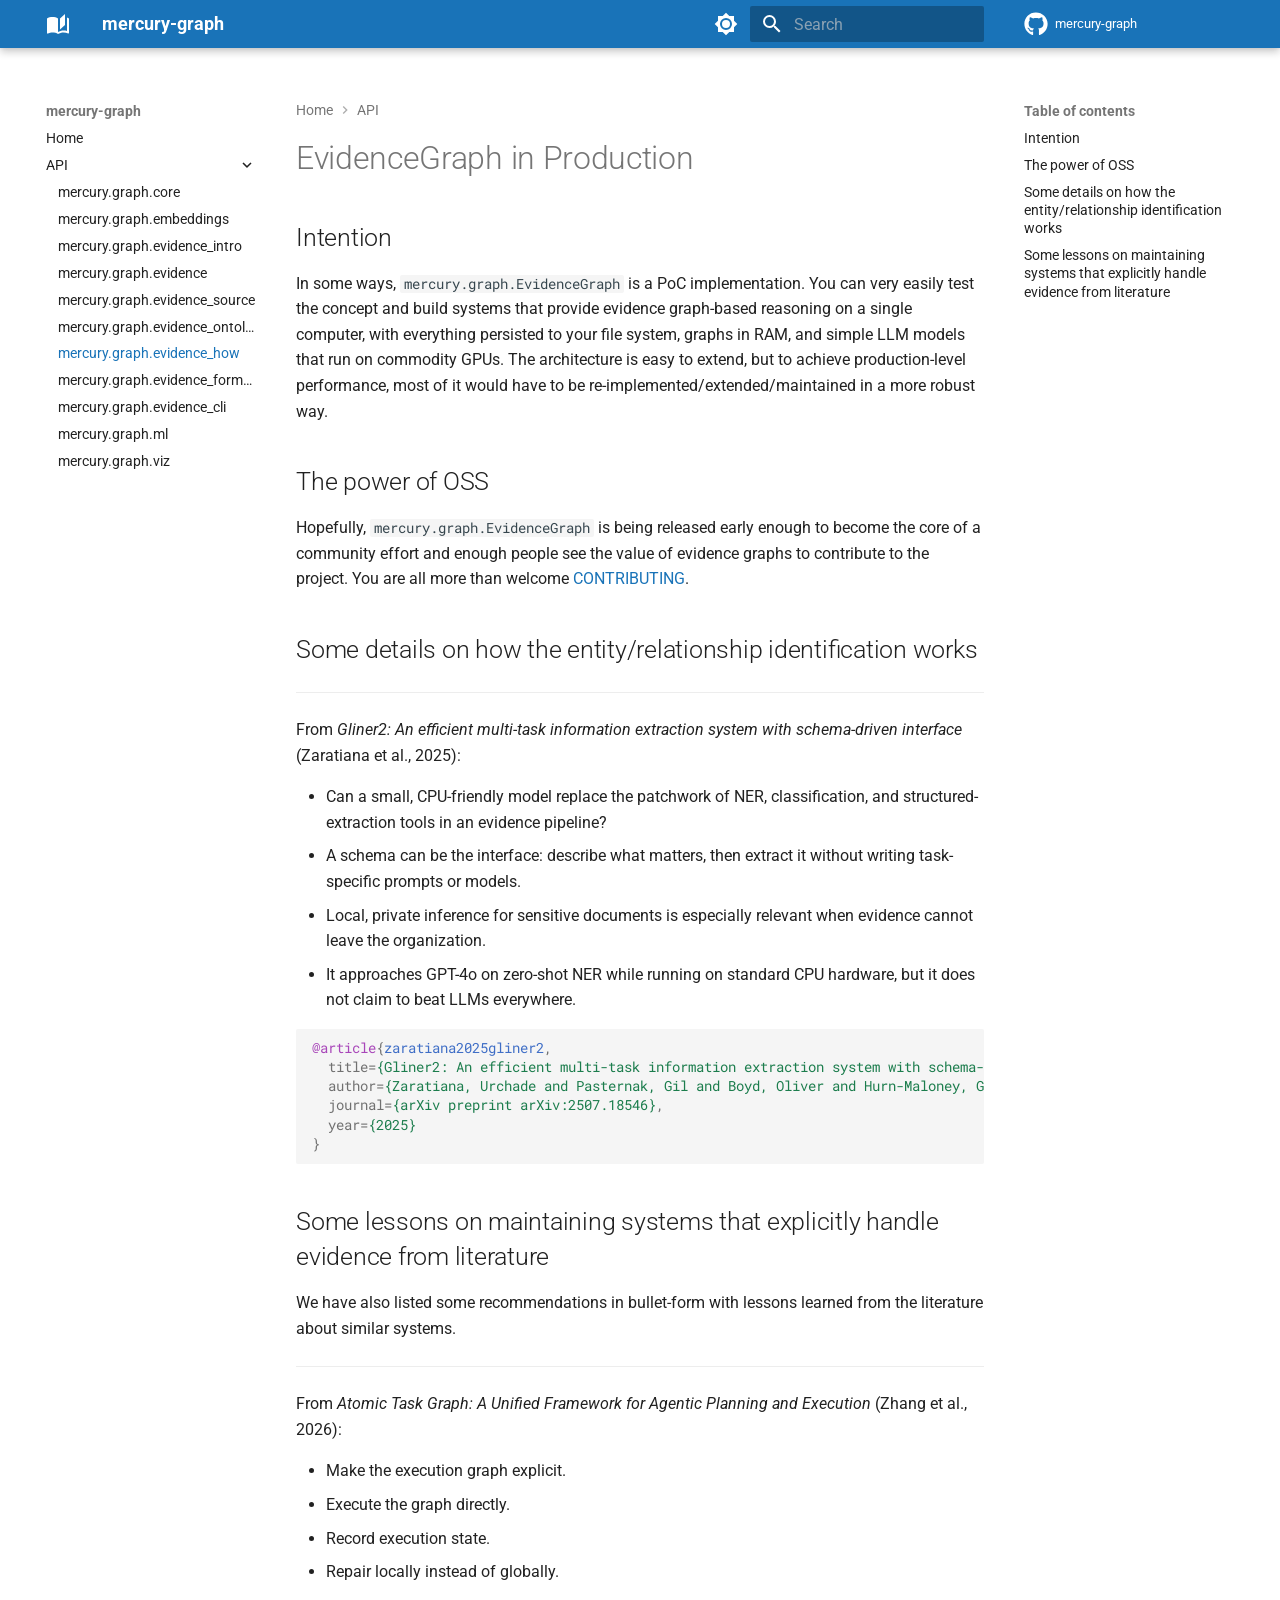
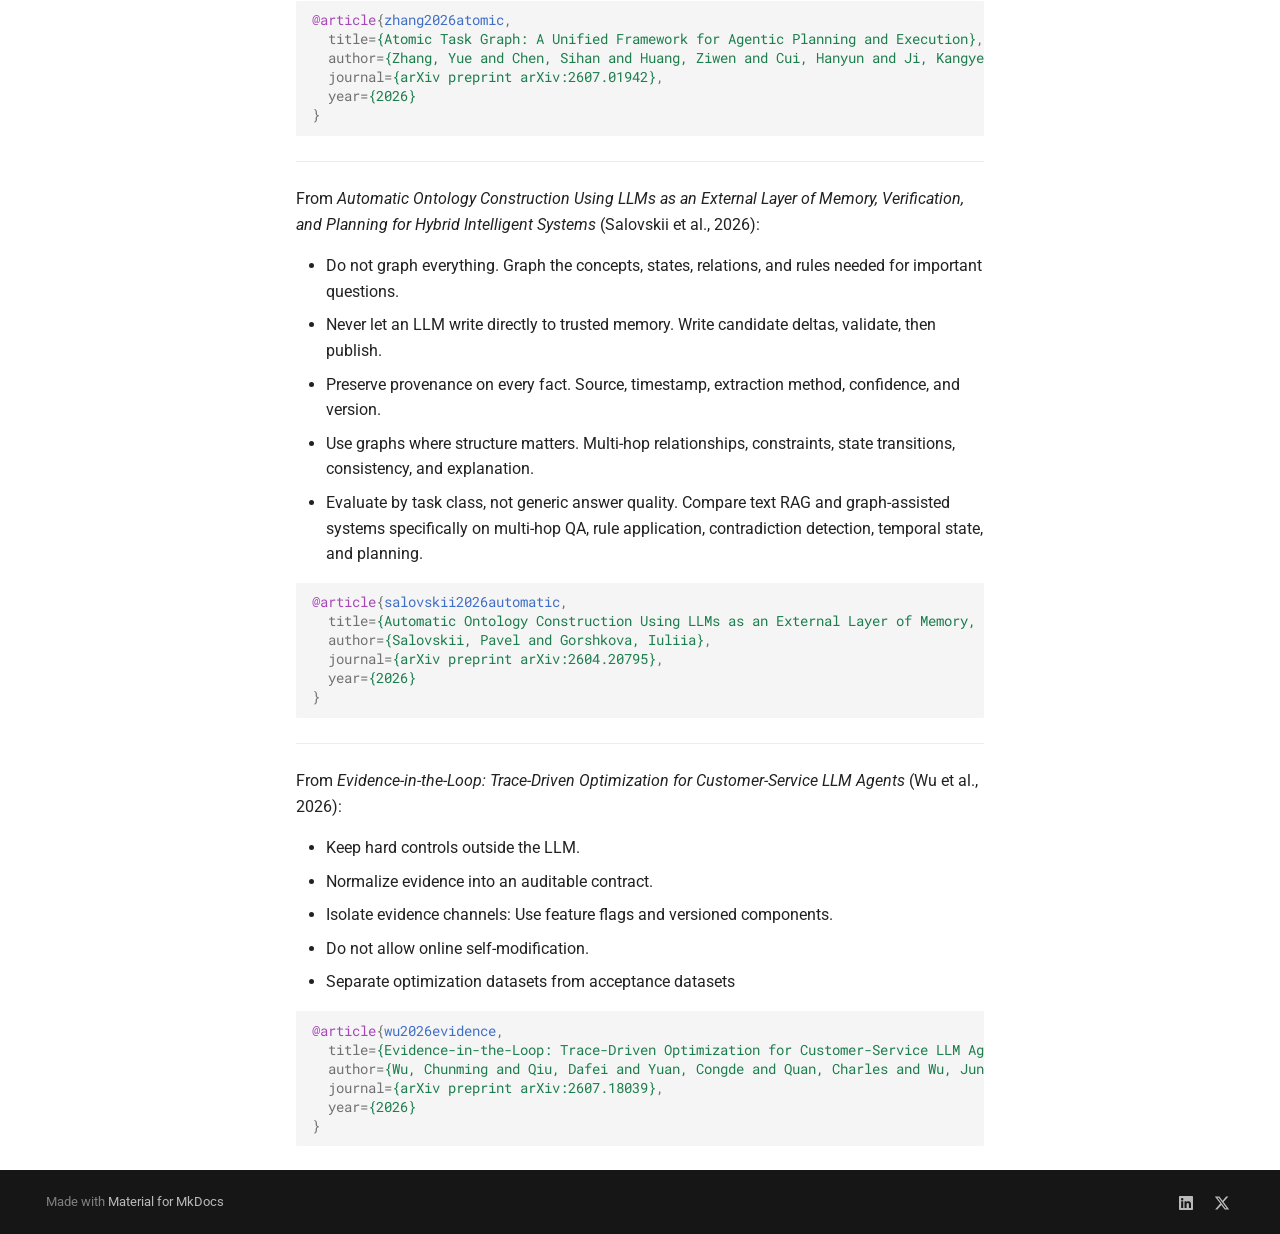
<file: site/reference/evidence_how/index.html>
<!doctype html>
<html lang="en" class="no-js">
  <head>
    
      <meta charset="utf-8">
      <meta name="viewport" content="width=device-width,initial-scale=1">
      
      
      
      
        <link rel="prev" href="../evidence_ontologies/">
      
      
        <link rel="next" href="../evidence_formats/">
      
      
        
      
      
      <link rel="icon" href="../../assets/images/favicon.png">
      <meta name="generator" content="mkdocs-1.6.1, mkdocs-material-9.7.7">
    
    
      
        <title>mercury.graph.evidence_how - mercury-graph</title>
      
    
    
      <link rel="stylesheet" href="../../assets/stylesheets/main.ec1eaa64.min.css">
      
        
        <link rel="stylesheet" href="../../assets/stylesheets/palette.ab4e12ef.min.css">
      
      


    
    
      
    
    
      
        
        
        <link rel="preconnect" href="https://fonts.gstatic.com" crossorigin>
        <link rel="stylesheet" href="https://fonts.googleapis.com/css?family=Roboto:300,300i,400,400i,700,700i%7CRoboto+Mono:400,400i,700,700i&display=fallback">
        <style>:root{--md-text-font:"Roboto";--md-code-font:"Roboto Mono"}</style>
      
    
    
      <link rel="stylesheet" href="../../assets/_mkdocstrings.css">
    
      <link rel="stylesheet" href="../../stylesheets/extra.css">
    
    <script>__md_scope=new URL("../..",location),__md_hash=e=>[...e].reduce(((e,_)=>(e<<5)-e+_.charCodeAt(0)),0),__md_get=(e,_=localStorage,t=__md_scope)=>JSON.parse(_.getItem(t.pathname+"."+e)),__md_set=(e,_,t=localStorage,a=__md_scope)=>{try{t.setItem(a.pathname+"."+e,JSON.stringify(_))}catch(e){}}</script>
    
      

    
    
  </head>
  
  
    
    
      
    
    
    
    
    <body dir="ltr" data-md-color-scheme="default" data-md-color-primary="custom" data-md-color-accent="custom">
  
    
    <input class="md-toggle" data-md-toggle="drawer" type="checkbox" id="__drawer" autocomplete="off">
    <input class="md-toggle" data-md-toggle="search" type="checkbox" id="__search" autocomplete="off">
    <label class="md-overlay" for="__drawer"></label>
    <div data-md-component="skip">
      
        
        <a href="#evidencegraph-in-production" class="md-skip">
          Skip to content
        </a>
      
    </div>
    <div data-md-component="announce">
      
    </div>
    
    
      

  

<header class="md-header md-header--shadow" data-md-component="header">
  <nav class="md-header__inner md-grid" aria-label="Header">
    <a href="../.." title="mercury-graph" class="md-header__button md-logo" aria-label="mercury-graph" data-md-component="logo">
      
  
  <svg xmlns="http://www.w3.org/2000/svg" viewBox="0 0 24 24"><path d="m19 2-5 4.5v11l5-4.5zM6.5 5C4.55 5 2.45 5.4 1 6.5v14.66c0 .25.25.5.5.5.1 0 .15-.07.25-.07 1.35-.65 3.3-1.09 4.75-1.09 1.95 0 4.05.4 5.5 1.5 1.35-.85 3.8-1.5 5.5-1.5 1.65 0 3.35.31 4.75 1.06.1.05.15.03.25.03.25 0 .5-.25.5-.5V6.5c-.6-.45-1.25-.75-2-1V19c-1.1-.35-2.3-.5-3.5-.5-1.7 0-4.15.65-5.5 1.5V6.5C10.55 5.4 8.45 5 6.5 5"/></svg>

    </a>
    <label class="md-header__button md-icon" for="__drawer">
      
      <svg xmlns="http://www.w3.org/2000/svg" viewBox="0 0 24 24"><path d="M3 6h18v2H3zm0 5h18v2H3zm0 5h18v2H3z"/></svg>
    </label>
    <div class="md-header__title" data-md-component="header-title">
      <div class="md-header__ellipsis">
        <div class="md-header__topic">
          <span class="md-ellipsis">
            mercury-graph
          </span>
        </div>
        <div class="md-header__topic" data-md-component="header-topic">
          <span class="md-ellipsis">
            
              mercury.graph.evidence_how
            
          </span>
        </div>
      </div>
    </div>
    
      
        <form class="md-header__option" data-md-component="palette">
  
    
    
    
    <input class="md-option" data-md-color-media="(prefers-color-scheme: light)" data-md-color-scheme="default" data-md-color-primary="custom" data-md-color-accent="custom"  aria-label="Switch to dark mode"  type="radio" name="__palette" id="__palette_0">
    
      <label class="md-header__button md-icon" title="Switch to dark mode" for="__palette_1" hidden>
        <svg xmlns="http://www.w3.org/2000/svg" viewBox="0 0 24 24"><path d="M12 8a4 4 0 0 0-4 4 4 4 0 0 0 4 4 4 4 0 0 0 4-4 4 4 0 0 0-4-4m0 10a6 6 0 0 1-6-6 6 6 0 0 1 6-6 6 6 0 0 1 6 6 6 6 0 0 1-6 6m8-9.31V4h-4.69L12 .69 8.69 4H4v4.69L.69 12 4 15.31V20h4.69L12 23.31 15.31 20H20v-4.69L23.31 12z"/></svg>
      </label>
    
  
    
    
    
    <input class="md-option" data-md-color-media="(prefers-color-scheme: dark)" data-md-color-scheme="slate" data-md-color-primary="custom" data-md-color-accent="custom"  aria-label="Switch to light mode"  type="radio" name="__palette" id="__palette_1">
    
      <label class="md-header__button md-icon" title="Switch to light mode" for="__palette_0" hidden>
        <svg xmlns="http://www.w3.org/2000/svg" viewBox="0 0 24 24"><path d="M12 18c-.89 0-1.74-.2-2.5-.55C11.56 16.5 13 14.42 13 12s-1.44-4.5-3.5-5.45C10.26 6.2 11.11 6 12 6a6 6 0 0 1 6 6 6 6 0 0 1-6 6m8-9.31V4h-4.69L12 .69 8.69 4H4v4.69L.69 12 4 15.31V20h4.69L12 23.31 15.31 20H20v-4.69L23.31 12z"/></svg>
      </label>
    
  
</form>
      
    
    
      <script>var palette=__md_get("__palette");if(palette&&palette.color){if("(prefers-color-scheme)"===palette.color.media){var media=matchMedia("(prefers-color-scheme: light)"),input=document.querySelector(media.matches?"[data-md-color-media='(prefers-color-scheme: light)']":"[data-md-color-media='(prefers-color-scheme: dark)']");palette.color.media=input.getAttribute("data-md-color-media"),palette.color.scheme=input.getAttribute("data-md-color-scheme"),palette.color.primary=input.getAttribute("data-md-color-primary"),palette.color.accent=input.getAttribute("data-md-color-accent")}for(var[key,value]of Object.entries(palette.color))document.body.setAttribute("data-md-color-"+key,value)}</script>
    
    
    
      
      
        <label class="md-header__button md-icon" for="__search">
          
          <svg xmlns="http://www.w3.org/2000/svg" viewBox="0 0 24 24"><path d="M9.5 3A6.5 6.5 0 0 1 16 9.5c0 1.61-.59 3.09-1.56 4.23l.27.27h.79l5 5-1.5 1.5-5-5v-.79l-.27-.27A6.52 6.52 0 0 1 9.5 16 6.5 6.5 0 0 1 3 9.5 6.5 6.5 0 0 1 9.5 3m0 2C7 5 5 7 5 9.5S7 14 9.5 14 14 12 14 9.5 12 5 9.5 5"/></svg>
        </label>
        <div class="md-search" data-md-component="search" role="dialog">
  <label class="md-search__overlay" for="__search"></label>
  <div class="md-search__inner" role="search">
    <form class="md-search__form" name="search">
      <input type="text" class="md-search__input" name="query" aria-label="Search" placeholder="Search" autocapitalize="off" autocorrect="off" autocomplete="off" spellcheck="false" data-md-component="search-query" required>
      <label class="md-search__icon md-icon" for="__search">
        
        <svg xmlns="http://www.w3.org/2000/svg" viewBox="0 0 24 24"><path d="M9.5 3A6.5 6.5 0 0 1 16 9.5c0 1.61-.59 3.09-1.56 4.23l.27.27h.79l5 5-1.5 1.5-5-5v-.79l-.27-.27A6.52 6.52 0 0 1 9.5 16 6.5 6.5 0 0 1 3 9.5 6.5 6.5 0 0 1 9.5 3m0 2C7 5 5 7 5 9.5S7 14 9.5 14 14 12 14 9.5 12 5 9.5 5"/></svg>
        
        <svg xmlns="http://www.w3.org/2000/svg" viewBox="0 0 24 24"><path d="M20 11v2H8l5.5 5.5-1.42 1.42L4.16 12l7.92-7.92L13.5 5.5 8 11z"/></svg>
      </label>
      <nav class="md-search__options" aria-label="Search">
        
          <a href="javascript:void(0)" class="md-search__icon md-icon" title="Share" aria-label="Share" data-clipboard data-clipboard-text="" data-md-component="search-share" tabindex="-1">
            
            <svg xmlns="http://www.w3.org/2000/svg" viewBox="0 0 24 24"><path d="M18 16.08c-.76 0-1.44.3-1.96.77L8.91 12.7c.05-.23.09-.46.09-.7s-.04-.47-.09-.7l7.05-4.11c.54.5 1.25.81 2.04.81a3 3 0 0 0 3-3 3 3 0 0 0-3-3 3 3 0 0 0-3 3c0 .24.04.47.09.7L8.04 9.81C7.5 9.31 6.79 9 6 9a3 3 0 0 0-3 3 3 3 0 0 0 3 3c.79 0 1.5-.31 2.04-.81l7.12 4.15c-.05.21-.08.43-.08.66 0 1.61 1.31 2.91 2.92 2.91s2.92-1.3 2.92-2.91A2.92 2.92 0 0 0 18 16.08"/></svg>
          </a>
        
        <button type="reset" class="md-search__icon md-icon" title="Clear" aria-label="Clear" tabindex="-1">
          
          <svg xmlns="http://www.w3.org/2000/svg" viewBox="0 0 24 24"><path d="M19 6.41 17.59 5 12 10.59 6.41 5 5 6.41 10.59 12 5 17.59 6.41 19 12 13.41 17.59 19 19 17.59 13.41 12z"/></svg>
        </button>
      </nav>
      
        <div class="md-search__suggest" data-md-component="search-suggest"></div>
      
    </form>
    <div class="md-search__output">
      <div class="md-search__scrollwrap" tabindex="0" data-md-scrollfix>
        <div class="md-search-result" data-md-component="search-result">
          <div class="md-search-result__meta">
            Initializing search
          </div>
          <ol class="md-search-result__list" role="presentation"></ol>
        </div>
      </div>
    </div>
  </div>
</div>
      
    
    
      <div class="md-header__source">
        <a href="https://github.com/BBVA/mercury-graph/" title="Go to repository" class="md-source" data-md-component="source">
  <div class="md-source__icon md-icon">
    
    <svg xmlns="http://www.w3.org/2000/svg" viewBox="0 0 512 512"><!--! Font Awesome Free 7.1.0 by @fontawesome - https://fontawesome.com License - https://fontawesome.com/license/free (Icons: CC BY 4.0, Fonts: SIL OFL 1.1, Code: MIT License) Copyright 2025 Fonticons, Inc.--><path d="M173.9 397.4c0 2-2.3 3.6-5.2 3.6-3.3.3-5.6-1.3-5.6-3.6 0-2 2.3-3.6 5.2-3.6 3-.3 5.6 1.3 5.6 3.6m-31.1-4.5c-.7 2 1.3 4.3 4.3 4.9 2.6 1 5.6 0 6.2-2s-1.3-4.3-4.3-5.2c-2.6-.7-5.5.3-6.2 2.3m44.2-1.7c-2.9.7-4.9 2.6-4.6 4.9.3 2 2.9 3.3 5.9 2.6 2.9-.7 4.9-2.6 4.6-4.6-.3-1.9-3-3.2-5.9-2.9M252.8 8C114.1 8 8 113.3 8 252c0 110.9 69.8 205.8 169.5 239.2 12.8 2.3 17.3-5.6 17.3-12.1 0-6.2-.3-40.4-.3-61.4 0 0-70 15-84.7-29.8 0 0-11.4-29.1-27.8-36.6 0 0-22.9-15.7 1.6-15.4 0 0 24.9 2 38.6 25.8 21.9 38.6 58.6 27.5 72.9 20.9 2.3-16 8.8-27.1 16-33.7-55.9-6.2-112.3-14.3-112.3-110.5 0-27.5 7.6-41.3 23.6-58.9-2.6-6.5-11.1-33.3 2.6-67.9 20.9-6.5 69 27 69 27 20-5.6 41.5-8.5 62.8-8.5s42.8 2.9 62.8 8.5c0 0 48.1-33.6 69-27 13.7 34.7 5.2 61.4 2.6 67.9 16 17.7 25.8 31.5 25.8 58.9 0 96.5-58.9 104.2-114.8 110.5 9.2 7.9 17 22.9 17 46.4 0 33.7-.3 75.4-.3 83.6 0 6.5 4.6 14.4 17.3 12.1C436.2 457.8 504 362.9 504 252 504 113.3 391.5 8 252.8 8M105.2 352.9c-1.3 1-1 3.3.7 5.2 1.6 1.6 3.9 2.3 5.2 1 1.3-1 1-3.3-.7-5.2-1.6-1.6-3.9-2.3-5.2-1m-10.8-8.1c-.7 1.3.3 2.9 2.3 3.9 1.6 1 3.6.7 4.3-.7.7-1.3-.3-2.9-2.3-3.9-2-.6-3.6-.3-4.3.7m32.4 35.6c-1.6 1.3-1 4.3 1.3 6.2 2.3 2.3 5.2 2.6 6.5 1 1.3-1.3.7-4.3-1.3-6.2-2.2-2.3-5.2-2.6-6.5-1m-11.4-14.7c-1.6 1-1.6 3.6 0 5.9s4.3 3.3 5.6 2.3c1.6-1.3 1.6-3.9 0-6.2-1.4-2.3-4-3.3-5.6-2"/></svg>
  </div>
  <div class="md-source__repository">
    mercury-graph
  </div>
</a>
      </div>
    
  </nav>
  
</header>
    
    <div class="md-container" data-md-component="container">
      
      
        
          
        
      
      <main class="md-main" data-md-component="main">
        <div class="md-main__inner md-grid">
          
            
              
              <div class="md-sidebar md-sidebar--primary" data-md-component="sidebar" data-md-type="navigation" >
                <div class="md-sidebar__scrollwrap">
                  <div class="md-sidebar__inner">
                    



<nav class="md-nav md-nav--primary" aria-label="Navigation" data-md-level="0">
  <label class="md-nav__title" for="__drawer">
    <a href="../.." title="mercury-graph" class="md-nav__button md-logo" aria-label="mercury-graph" data-md-component="logo">
      
  
  <svg xmlns="http://www.w3.org/2000/svg" viewBox="0 0 24 24"><path d="m19 2-5 4.5v11l5-4.5zM6.5 5C4.55 5 2.45 5.4 1 6.5v14.66c0 .25.25.5.5.5.1 0 .15-.07.25-.07 1.35-.65 3.3-1.09 4.75-1.09 1.95 0 4.05.4 5.5 1.5 1.35-.85 3.8-1.5 5.5-1.5 1.65 0 3.35.31 4.75 1.06.1.05.15.03.25.03.25 0 .5-.25.5-.5V6.5c-.6-.45-1.25-.75-2-1V19c-1.1-.35-2.3-.5-3.5-.5-1.7 0-4.15.65-5.5 1.5V6.5C10.55 5.4 8.45 5 6.5 5"/></svg>

    </a>
    mercury-graph
  </label>
  
    <div class="md-nav__source">
      <a href="https://github.com/BBVA/mercury-graph/" title="Go to repository" class="md-source" data-md-component="source">
  <div class="md-source__icon md-icon">
    
    <svg xmlns="http://www.w3.org/2000/svg" viewBox="0 0 512 512"><!--! Font Awesome Free 7.1.0 by @fontawesome - https://fontawesome.com License - https://fontawesome.com/license/free (Icons: CC BY 4.0, Fonts: SIL OFL 1.1, Code: MIT License) Copyright 2025 Fonticons, Inc.--><path d="M173.9 397.4c0 2-2.3 3.6-5.2 3.6-3.3.3-5.6-1.3-5.6-3.6 0-2 2.3-3.6 5.2-3.6 3-.3 5.6 1.3 5.6 3.6m-31.1-4.5c-.7 2 1.3 4.3 4.3 4.9 2.6 1 5.6 0 6.2-2s-1.3-4.3-4.3-5.2c-2.6-.7-5.5.3-6.2 2.3m44.2-1.7c-2.9.7-4.9 2.6-4.6 4.9.3 2 2.9 3.3 5.9 2.6 2.9-.7 4.9-2.6 4.6-4.6-.3-1.9-3-3.2-5.9-2.9M252.8 8C114.1 8 8 113.3 8 252c0 110.9 69.8 205.8 169.5 239.2 12.8 2.3 17.3-5.6 17.3-12.1 0-6.2-.3-40.4-.3-61.4 0 0-70 15-84.7-29.8 0 0-11.4-29.1-27.8-36.6 0 0-22.9-15.7 1.6-15.4 0 0 24.9 2 38.6 25.8 21.9 38.6 58.6 27.5 72.9 20.9 2.3-16 8.8-27.1 16-33.7-55.9-6.2-112.3-14.3-112.3-110.5 0-27.5 7.6-41.3 23.6-58.9-2.6-6.5-11.1-33.3 2.6-67.9 20.9-6.5 69 27 69 27 20-5.6 41.5-8.5 62.8-8.5s42.8 2.9 62.8 8.5c0 0 48.1-33.6 69-27 13.7 34.7 5.2 61.4 2.6 67.9 16 17.7 25.8 31.5 25.8 58.9 0 96.5-58.9 104.2-114.8 110.5 9.2 7.9 17 22.9 17 46.4 0 33.7-.3 75.4-.3 83.6 0 6.5 4.6 14.4 17.3 12.1C436.2 457.8 504 362.9 504 252 504 113.3 391.5 8 252.8 8M105.2 352.9c-1.3 1-1 3.3.7 5.2 1.6 1.6 3.9 2.3 5.2 1 1.3-1 1-3.3-.7-5.2-1.6-1.6-3.9-2.3-5.2-1m-10.8-8.1c-.7 1.3.3 2.9 2.3 3.9 1.6 1 3.6.7 4.3-.7.7-1.3-.3-2.9-2.3-3.9-2-.6-3.6-.3-4.3.7m32.4 35.6c-1.6 1.3-1 4.3 1.3 6.2 2.3 2.3 5.2 2.6 6.5 1 1.3-1.3.7-4.3-1.3-6.2-2.2-2.3-5.2-2.6-6.5-1m-11.4-14.7c-1.6 1-1.6 3.6 0 5.9s4.3 3.3 5.6 2.3c1.6-1.3 1.6-3.9 0-6.2-1.4-2.3-4-3.3-5.6-2"/></svg>
  </div>
  <div class="md-source__repository">
    mercury-graph
  </div>
</a>
    </div>
  
  <ul class="md-nav__list" data-md-scrollfix>
    
      
      
  
  
  
  
    <li class="md-nav__item">
      <a href="../.." class="md-nav__link">
        
  
  
  <span class="md-ellipsis">
    
  
    Home
  

    
  </span>
  
  

      </a>
    </li>
  

    
      
      
  
  
    
  
  
  
    
    
      
        
      
        
      
        
      
        
      
        
      
        
      
        
      
        
      
        
      
        
      
        
      
    
    
    
    
    <li class="md-nav__item md-nav__item--active md-nav__item--nested">
      
        
        
        <input class="md-nav__toggle md-toggle " type="checkbox" id="__nav_2" checked>
        
          
          <label class="md-nav__link" for="__nav_2" id="__nav_2_label" tabindex="0">
            
  
  
  <span class="md-ellipsis">
    
  
    API
  

    
  </span>
  
  

            <span class="md-nav__icon md-icon"></span>
          </label>
        
        <nav class="md-nav" data-md-level="1" aria-labelledby="__nav_2_label" aria-expanded="true">
          <label class="md-nav__title" for="__nav_2">
            <span class="md-nav__icon md-icon"></span>
            
  
    API
  

          </label>
          <ul class="md-nav__list" data-md-scrollfix>
            
              
                
  
  
  
  
    <li class="md-nav__item">
      <a href="../core/" class="md-nav__link">
        
  
  
  <span class="md-ellipsis">
    
  
    mercury.graph.core
  

    
  </span>
  
  

      </a>
    </li>
  

              
            
              
                
  
  
  
  
    <li class="md-nav__item">
      <a href="../embeddings/" class="md-nav__link">
        
  
  
  <span class="md-ellipsis">
    
  
    mercury.graph.embeddings
  

    
  </span>
  
  

      </a>
    </li>
  

              
            
              
                
  
  
  
  
    <li class="md-nav__item">
      <a href="../evidence_intro/" class="md-nav__link">
        
  
  
  <span class="md-ellipsis">
    
  
    mercury.graph.evidence_intro
  

    
  </span>
  
  

      </a>
    </li>
  

              
            
              
                
  
  
  
  
    <li class="md-nav__item">
      <a href="../evidence/" class="md-nav__link">
        
  
  
  <span class="md-ellipsis">
    
  
    mercury.graph.evidence
  

    
  </span>
  
  

      </a>
    </li>
  

              
            
              
                
  
  
  
  
    <li class="md-nav__item">
      <a href="../evidence_source/" class="md-nav__link">
        
  
  
  <span class="md-ellipsis">
    
  
    mercury.graph.evidence_source
  

    
  </span>
  
  

      </a>
    </li>
  

              
            
              
                
  
  
  
  
    <li class="md-nav__item">
      <a href="../evidence_ontologies/" class="md-nav__link">
        
  
  
  <span class="md-ellipsis">
    
  
    mercury.graph.evidence_ontologies
  

    
  </span>
  
  

      </a>
    </li>
  

              
            
              
                
  
  
    
  
  
  
    <li class="md-nav__item md-nav__item--active">
      
      <input class="md-nav__toggle md-toggle" type="checkbox" id="__toc">
      
      
        
      
      
        <label class="md-nav__link md-nav__link--active" for="__toc">
          
  
  
  <span class="md-ellipsis">
    
  
    mercury.graph.evidence_how
  

    
  </span>
  
  

          <span class="md-nav__icon md-icon"></span>
        </label>
      
      <a href="./" class="md-nav__link md-nav__link--active">
        
  
  
  <span class="md-ellipsis">
    
  
    mercury.graph.evidence_how
  

    
  </span>
  
  

      </a>
      
        

<nav class="md-nav md-nav--secondary" aria-label="Table of contents">
  
  
  
    
  
  
    <label class="md-nav__title" for="__toc">
      <span class="md-nav__icon md-icon"></span>
      Table of contents
    </label>
    <ul class="md-nav__list" data-md-component="toc" data-md-scrollfix>
      
        <li class="md-nav__item">
  <a href="#intention" class="md-nav__link">
    <span class="md-ellipsis">
      
        Intention
      
    </span>
  </a>
  
</li>
      
        <li class="md-nav__item">
  <a href="#the-power-of-oss" class="md-nav__link">
    <span class="md-ellipsis">
      
        The power of OSS
      
    </span>
  </a>
  
</li>
      
        <li class="md-nav__item">
  <a href="#some-details-on-how-the-entityrelationship-identification-works" class="md-nav__link">
    <span class="md-ellipsis">
      
        Some details on how the entity/relationship identification works
      
    </span>
  </a>
  
</li>
      
        <li class="md-nav__item">
  <a href="#some-lessons-on-maintaining-systems-that-explicitly-handle-evidence-from-literature" class="md-nav__link">
    <span class="md-ellipsis">
      
        Some lessons on maintaining systems that explicitly handle evidence from literature
      
    </span>
  </a>
  
</li>
      
    </ul>
  
</nav>
      
    </li>
  

              
            
              
                
  
  
  
  
    <li class="md-nav__item">
      <a href="../evidence_formats/" class="md-nav__link">
        
  
  
  <span class="md-ellipsis">
    
  
    mercury.graph.evidence_formats
  

    
  </span>
  
  

      </a>
    </li>
  

              
            
              
                
  
  
  
  
    <li class="md-nav__item">
      <a href="../evidence_cli/" class="md-nav__link">
        
  
  
  <span class="md-ellipsis">
    
  
    mercury.graph.evidence_cli
  

    
  </span>
  
  

      </a>
    </li>
  

              
            
              
                
  
  
  
  
    <li class="md-nav__item">
      <a href="../ml/" class="md-nav__link">
        
  
  
  <span class="md-ellipsis">
    
  
    mercury.graph.ml
  

    
  </span>
  
  

      </a>
    </li>
  

              
            
              
                
  
  
  
  
    <li class="md-nav__item">
      <a href="../viz/" class="md-nav__link">
        
  
  
  <span class="md-ellipsis">
    
  
    mercury.graph.viz
  

    
  </span>
  
  

      </a>
    </li>
  

              
            
          </ul>
        </nav>
      
    </li>
  

    
  </ul>
</nav>
                  </div>
                </div>
              </div>
            
            
              
              <div class="md-sidebar md-sidebar--secondary" data-md-component="sidebar" data-md-type="toc" >
                <div class="md-sidebar__scrollwrap">
                  <div class="md-sidebar__inner">
                    

<nav class="md-nav md-nav--secondary" aria-label="Table of contents">
  
  
  
    
  
  
    <label class="md-nav__title" for="__toc">
      <span class="md-nav__icon md-icon"></span>
      Table of contents
    </label>
    <ul class="md-nav__list" data-md-component="toc" data-md-scrollfix>
      
        <li class="md-nav__item">
  <a href="#intention" class="md-nav__link">
    <span class="md-ellipsis">
      
        Intention
      
    </span>
  </a>
  
</li>
      
        <li class="md-nav__item">
  <a href="#the-power-of-oss" class="md-nav__link">
    <span class="md-ellipsis">
      
        The power of OSS
      
    </span>
  </a>
  
</li>
      
        <li class="md-nav__item">
  <a href="#some-details-on-how-the-entityrelationship-identification-works" class="md-nav__link">
    <span class="md-ellipsis">
      
        Some details on how the entity/relationship identification works
      
    </span>
  </a>
  
</li>
      
        <li class="md-nav__item">
  <a href="#some-lessons-on-maintaining-systems-that-explicitly-handle-evidence-from-literature" class="md-nav__link">
    <span class="md-ellipsis">
      
        Some lessons on maintaining systems that explicitly handle evidence from literature
      
    </span>
  </a>
  
</li>
      
    </ul>
  
</nav>
                  </div>
                </div>
              </div>
            
          
          
            <div class="md-content" data-md-component="content">
              
                



  


  <nav class="md-path" aria-label="Navigation" >
    <ol class="md-path__list">
      
        
  
  
    <li class="md-path__item">
      <a href="../.." class="md-path__link">
        
  <span class="md-ellipsis">
    Home
  </span>

      </a>
    </li>
  

      
      
        
  
  
    
    
      <li class="md-path__item">
        <a href="../core/" class="md-path__link">
          
  <span class="md-ellipsis">
    API
  </span>

        </a>
      </li>
    
  

      
    </ol>
  </nav>

              
              <article class="md-content__inner md-typeset">
                
                  


  
  


<h1 id="evidencegraph-in-production">EvidenceGraph in Production</h1>
<h2 id="intention">Intention</h2>
<p>In some ways, <code>mercury.graph.EvidenceGraph</code> is a PoC implementation. You can very easily test the concept and build systems that provide
evidence graph-based reasoning on a single computer, with everything persisted to your file system, graphs in RAM, and simple LLM models
that run on commodity GPUs. The architecture is easy to extend, but to achieve production-level performance, most of it would have to be re-implemented/extended/maintained in a more robust way.</p>
<h2 id="the-power-of-oss">The power of OSS</h2>
<p>Hopefully, <code>mercury.graph.EvidenceGraph</code> is being released early enough to become the core of a community effort and enough people see the
value of evidence graphs to contribute to the project. You are all more than welcome <a href="https://github.com/BBVA/mercury-graph#contributing">CONTRIBUTING</a>.</p>
<h2 id="some-details-on-how-the-entityrelationship-identification-works">Some details on how the entity/relationship identification works</h2>
<hr />
<p>From <em>Gliner2: An efficient multi-task information extraction system with schema-driven interface</em> (Zaratiana et al., 2025):</p>
<ul>
<li>Can a small, CPU-friendly model replace the patchwork of NER, classification, and structured-extraction tools in an evidence pipeline?</li>
<li>A schema can be the interface: describe what matters, then extract it without writing task-specific prompts or models.</li>
<li>Local, private inference for sensitive documents is especially relevant when evidence cannot leave the organization.</li>
<li>It approaches GPT-4o on zero-shot NER while running on standard CPU hardware, but it does not claim to beat LLMs everywhere.</li>
</ul>
<div class="highlight"><pre><span></span><code><span class="nc">@article</span><span class="p">{</span><span class="nl">zaratiana2025gliner2</span><span class="p">,</span>
<span class="w">  </span><span class="na">title</span><span class="p">=</span><span class="s">{Gliner2: An efficient multi-task information extraction system with schema-driven interface}</span><span class="p">,</span>
<span class="w">  </span><span class="na">author</span><span class="p">=</span><span class="s">{Zaratiana, Urchade and Pasternak, Gil and Boyd, Oliver and Hurn-Maloney, George and Lewis, Ash}</span><span class="p">,</span>
<span class="w">  </span><span class="na">journal</span><span class="p">=</span><span class="s">{arXiv preprint arXiv:2507.18546}</span><span class="p">,</span>
<span class="w">  </span><span class="na">year</span><span class="p">=</span><span class="s">{2025}</span>
<span class="p">}</span>
</code></pre></div>
<h2 id="some-lessons-on-maintaining-systems-that-explicitly-handle-evidence-from-literature">Some lessons on maintaining systems that explicitly handle evidence from literature</h2>
<p>We have also listed some recommendations in bullet-form with lessons learned from the literature about similar systems.</p>
<hr />
<p>From <em>Atomic Task Graph: A Unified Framework for Agentic Planning and Execution</em> (Zhang et al., 2026):</p>
<ul>
<li>Make the execution graph explicit.</li>
<li>Execute the graph directly.</li>
<li>Record execution state.</li>
<li>Repair locally instead of globally.</li>
</ul>
<div class="highlight"><pre><span></span><code><span class="nc">@article</span><span class="p">{</span><span class="nl">zhang2026atomic</span><span class="p">,</span>
<span class="w">  </span><span class="na">title</span><span class="p">=</span><span class="s">{Atomic Task Graph: A Unified Framework for Agentic Planning and Execution}</span><span class="p">,</span>
<span class="w">  </span><span class="na">author</span><span class="p">=</span><span class="s">{Zhang, Yue and Chen, Sihan and Huang, Ziwen and Cui, Hanyun and Ji, Kangye and Wang, Zhi}</span><span class="p">,</span>
<span class="w">  </span><span class="na">journal</span><span class="p">=</span><span class="s">{arXiv preprint arXiv:2607.01942}</span><span class="p">,</span>
<span class="w">  </span><span class="na">year</span><span class="p">=</span><span class="s">{2026}</span>
<span class="p">}</span>
</code></pre></div>
<hr />
<p>From <em>Automatic Ontology Construction Using LLMs as an External Layer of Memory, Verification, and Planning for Hybrid Intelligent Systems</em> (Salovskii et al., 2026):</p>
<ul>
<li>Do not graph everything. Graph the concepts, states, relations, and rules needed for important questions.</li>
<li>Never let an LLM write directly to trusted memory. Write candidate deltas, validate, then publish.</li>
<li>Preserve provenance on every fact. Source, timestamp, extraction method, confidence, and version.</li>
<li>Use graphs where structure matters. Multi-hop relationships, constraints, state transitions, consistency, and explanation.</li>
<li>Evaluate by task class, not generic answer quality. Compare text RAG and graph-assisted systems specifically on multi-hop QA, rule application, contradiction detection, temporal state, and planning.</li>
</ul>
<div class="highlight"><pre><span></span><code><span class="nc">@article</span><span class="p">{</span><span class="nl">salovskii2026automatic</span><span class="p">,</span>
<span class="w">  </span><span class="na">title</span><span class="p">=</span><span class="s">{Automatic Ontology Construction Using LLMs as an External Layer of Memory, Verification, and Planning for Hybrid Intelligent Systems}</span><span class="p">,</span>
<span class="w">  </span><span class="na">author</span><span class="p">=</span><span class="s">{Salovskii, Pavel and Gorshkova, Iuliia}</span><span class="p">,</span>
<span class="w">  </span><span class="na">journal</span><span class="p">=</span><span class="s">{arXiv preprint arXiv:2604.20795}</span><span class="p">,</span>
<span class="w">  </span><span class="na">year</span><span class="p">=</span><span class="s">{2026}</span>
<span class="p">}</span>
</code></pre></div>
<hr />
<p>From <em>Evidence-in-the-Loop: Trace-Driven Optimization for Customer-Service LLM Agents</em> (Wu et al., 2026):</p>
<ul>
<li>Keep hard controls outside the LLM.</li>
<li>Normalize evidence into an auditable contract.</li>
<li>Isolate evidence channels: Use feature flags and versioned components.</li>
<li>Do not allow online self-modification.</li>
<li>Separate optimization datasets from acceptance datasets</li>
</ul>
<div class="highlight"><pre><span></span><code><span class="nc">@article</span><span class="p">{</span><span class="nl">wu2026evidence</span><span class="p">,</span>
<span class="w">  </span><span class="na">title</span><span class="p">=</span><span class="s">{Evidence-in-the-Loop: Trace-Driven Optimization for Customer-Service LLM Agents}</span><span class="p">,</span>
<span class="w">  </span><span class="na">author</span><span class="p">=</span><span class="s">{Wu, Chunming and Qiu, Dafei and Yuan, Congde and Quan, Charles and Wu, Jun and Li, Suipeng and Wu, Mo and Xie, Gavin and Chen, Hope and Yao, Max}</span><span class="p">,</span>
<span class="w">  </span><span class="na">journal</span><span class="p">=</span><span class="s">{arXiv preprint arXiv:2607.18039}</span><span class="p">,</span>
<span class="w">  </span><span class="na">year</span><span class="p">=</span><span class="s">{2026}</span>
<span class="p">}</span>
</code></pre></div>












                
              </article>
            </div>
          
          
<script>var target=document.getElementById(location.hash.slice(1));target&&target.name&&(target.checked=target.name.startsWith("__tabbed_"))</script>
        </div>
        
      </main>
      
        <footer class="md-footer">
  
  <div class="md-footer-meta md-typeset">
    <div class="md-footer-meta__inner md-grid">
      <div class="md-copyright">
  
  
    Made with
    <a href="https://squidfunk.github.io/mkdocs-material/" target="_blank" rel="noopener">
      Material for MkDocs
    </a>
  
</div>
      
        
<div class="md-social">
  
    
    
    
    
      
      
    
    <a href="https://es.linkedin.com/showcase/bbva-ai-factory/" target="_blank" rel="noopener" title="es.linkedin.com" class="md-social__link">
      <svg xmlns="http://www.w3.org/2000/svg" viewBox="0 0 448 512"><!--! Font Awesome Free 7.1.0 by @fontawesome - https://fontawesome.com License - https://fontawesome.com/license/free (Icons: CC BY 4.0, Fonts: SIL OFL 1.1, Code: MIT License) Copyright 2025 Fonticons, Inc.--><path d="M416 32H31.9C14.3 32 0 46.5 0 64.3v383.4C0 465.5 14.3 480 31.9 480H416c17.6 0 32-14.5 32-32.3V64.3c0-17.8-14.4-32.3-32-32.3M135.4 416H69V202.2h66.5V416zM102.2 96a38.5 38.5 0 1 1 0 77 38.5 38.5 0 1 1 0-77m282.1 320h-66.4V312c0-24.8-.5-56.7-34.5-56.7-34.6 0-39.9 27-39.9 54.9V416h-66.4V202.2h63.7v29.2h.9c8.9-16.8 30.6-34.5 62.9-34.5 67.2 0 79.7 44.3 79.7 101.9z"/></svg>
    </a>
  
    
    
    
    
      
      
    
    <a href="https://x.com/bbva_aifactory" target="_blank" rel="noopener" title="x.com" class="md-social__link">
      <svg xmlns="http://www.w3.org/2000/svg" viewBox="0 0 448 512"><!--! Font Awesome Free 7.1.0 by @fontawesome - https://fontawesome.com License - https://fontawesome.com/license/free (Icons: CC BY 4.0, Fonts: SIL OFL 1.1, Code: MIT License) Copyright 2025 Fonticons, Inc.--><path d="M357.2 48h70.6L273.6 224.2 455 464H313L201.7 318.6 74.5 464H3.8l164.9-188.5L-5.2 48h145.6l100.5 132.9zm-24.8 373.8h39.1L119.1 88h-42z"/></svg>
    </a>
  
</div>
      
    </div>
  </div>
</footer>
      
    </div>
    <div class="md-dialog" data-md-component="dialog">
      <div class="md-dialog__inner md-typeset"></div>
    </div>
    
    
    
      
      
      <script id="__config" type="application/json">{"annotate": null, "base": "../..", "features": ["tabs", "navigation.indexes", "navigation.path", "navigation.expand", "search.suggest", "search.highlight", "search.share", "content.footnote.tooltips"], "search": "../../assets/javascripts/workers/search.2c215733.min.js", "tags": null, "translations": {"clipboard.copied": "Copied to clipboard", "clipboard.copy": "Copy to clipboard", "search.result.more.one": "1 more on this page", "search.result.more.other": "# more on this page", "search.result.none": "No matching documents", "search.result.one": "1 matching document", "search.result.other": "# matching documents", "search.result.placeholder": "Type to start searching", "search.result.term.missing": "Missing", "select.version": "Select version"}, "version": null}</script>
    
    
      <script src="../../assets/javascripts/bundle.d7400e89.min.js"></script>
      
    
  </body>
</html>
</file>
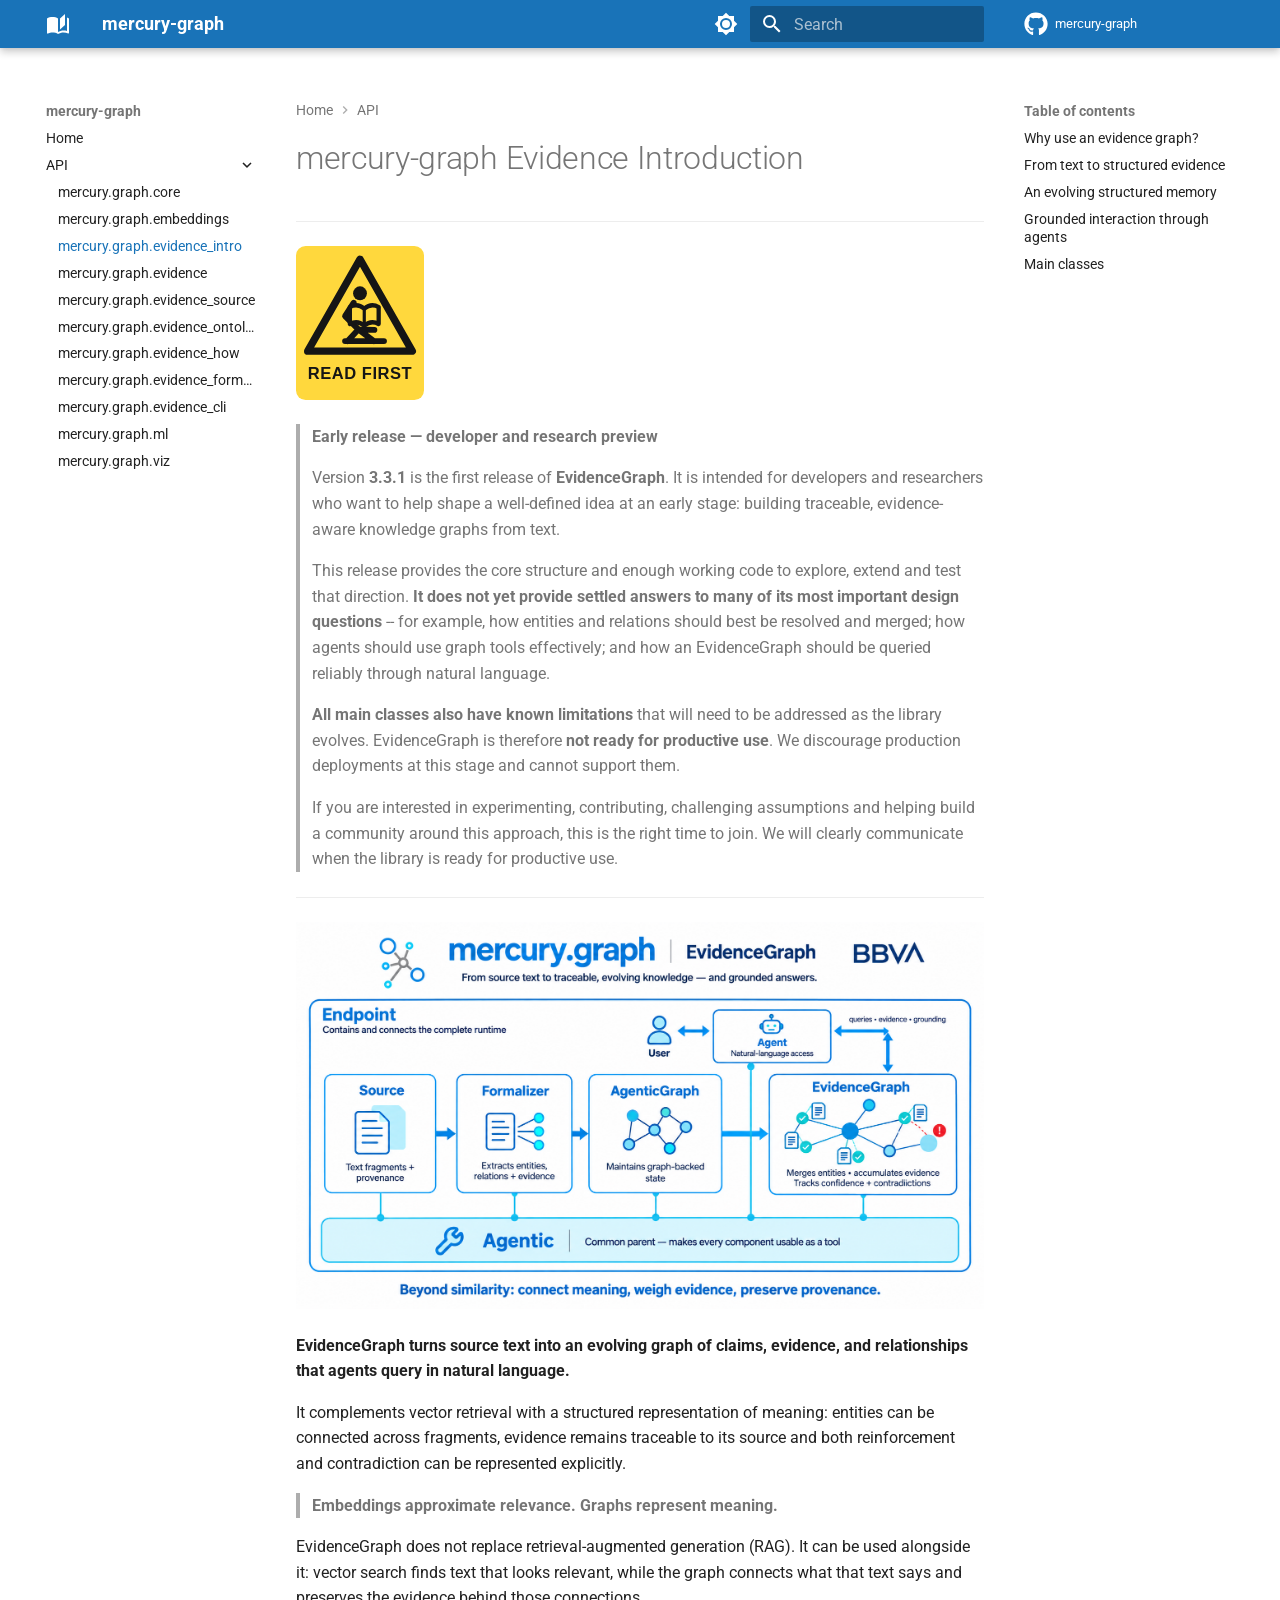
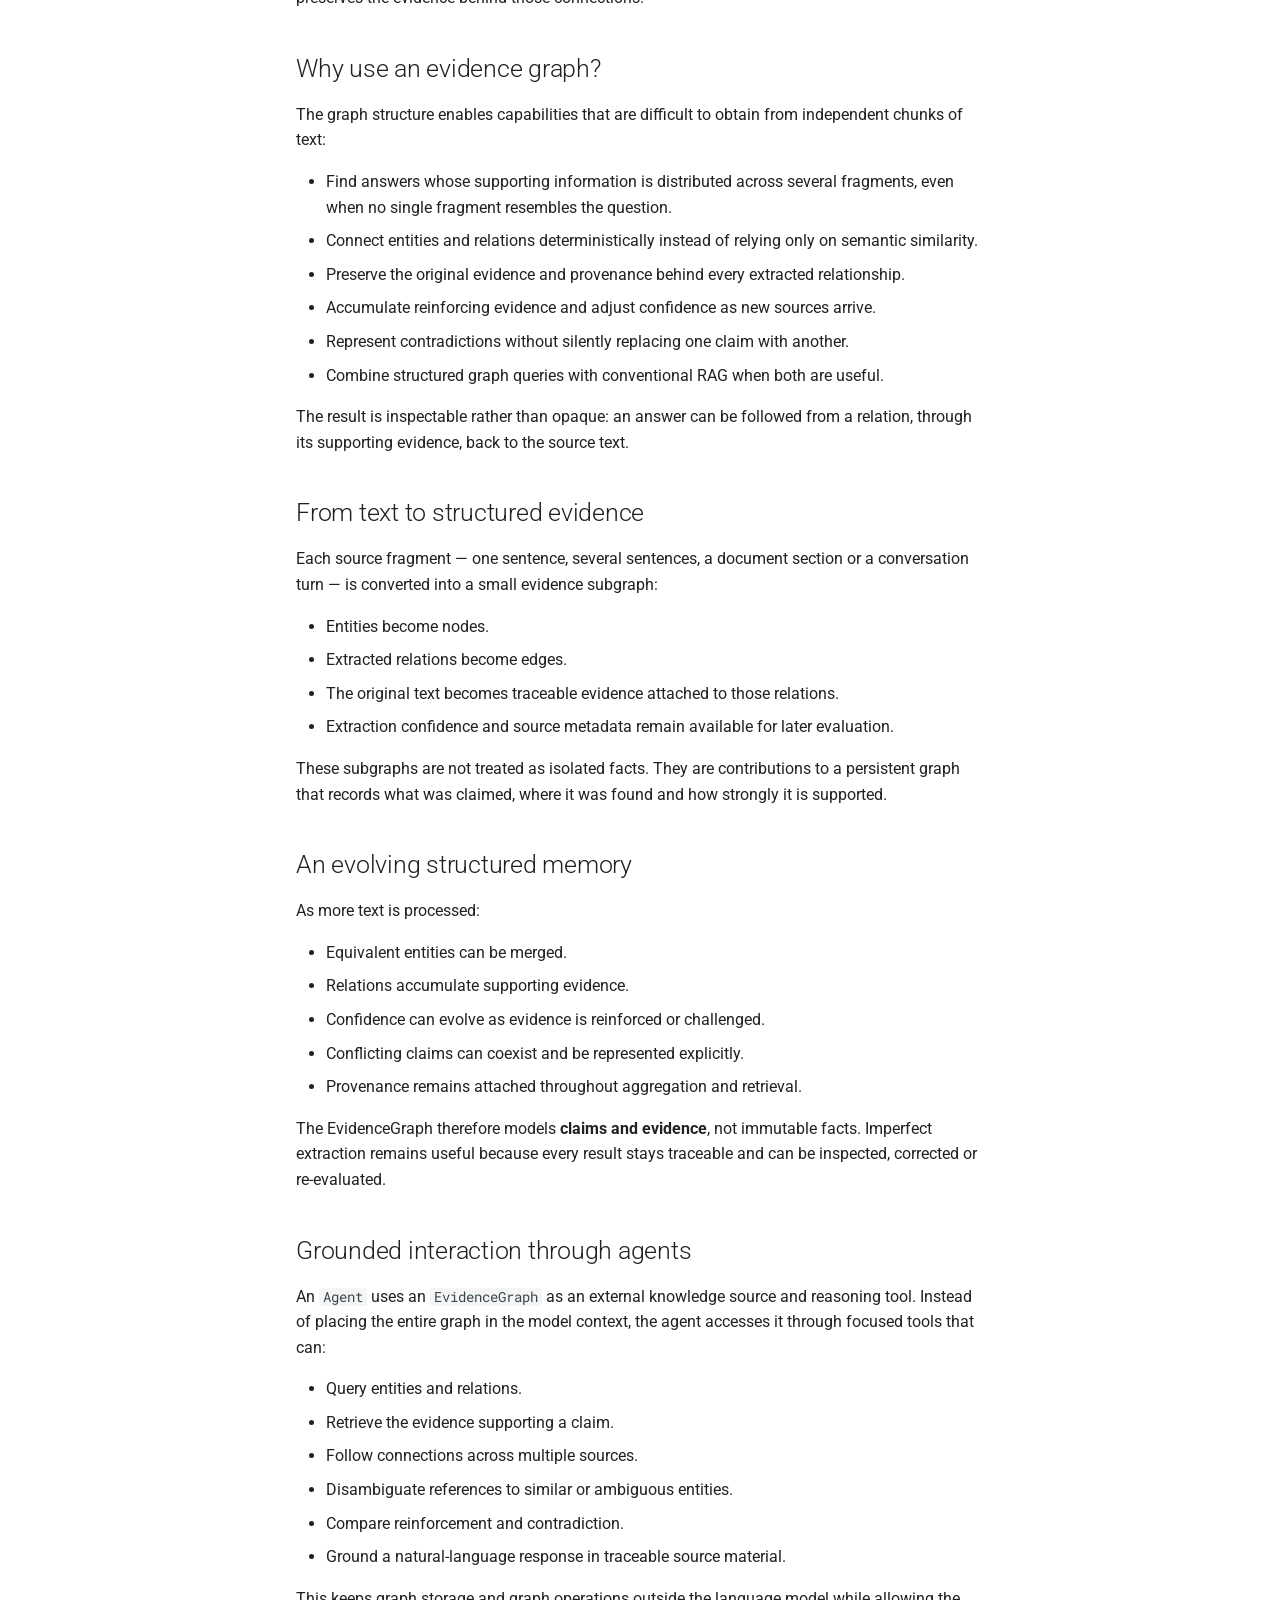
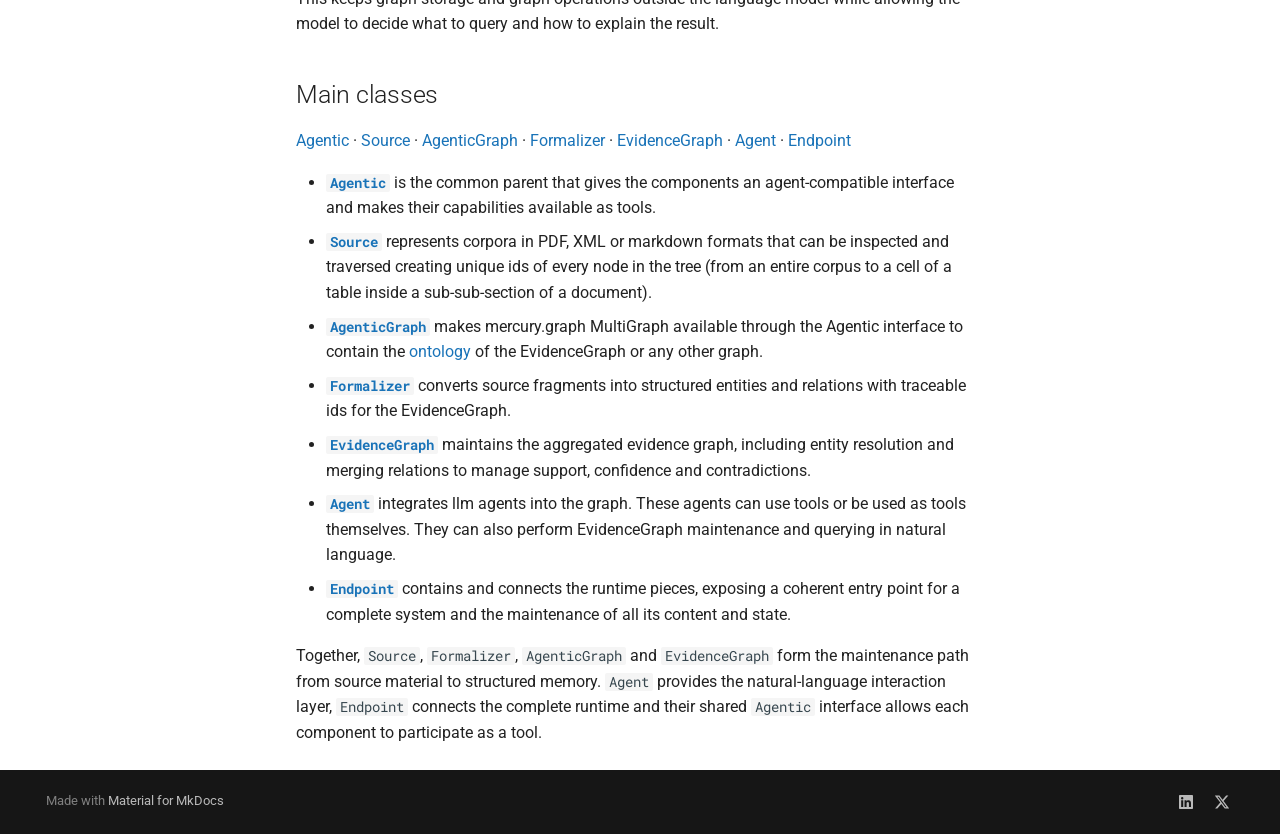
<file: site/reference/evidence_intro/index.html>
<!doctype html>
<html lang="en" class="no-js">
  <head>
    
      <meta charset="utf-8">
      <meta name="viewport" content="width=device-width,initial-scale=1">
      
      
      
      
        <link rel="prev" href="../embeddings/">
      
      
        <link rel="next" href="../evidence/">
      
      
        
      
      
      <link rel="icon" href="../../assets/images/favicon.png">
      <meta name="generator" content="mkdocs-1.6.1, mkdocs-material-9.7.7">
    
    
      
        <title>mercury.graph.evidence_intro - mercury-graph</title>
      
    
    
      <link rel="stylesheet" href="../../assets/stylesheets/main.ec1eaa64.min.css">
      
        
        <link rel="stylesheet" href="../../assets/stylesheets/palette.ab4e12ef.min.css">
      
      


    
    
      
    
    
      
        
        
        <link rel="preconnect" href="https://fonts.gstatic.com" crossorigin>
        <link rel="stylesheet" href="https://fonts.googleapis.com/css?family=Roboto:300,300i,400,400i,700,700i%7CRoboto+Mono:400,400i,700,700i&display=fallback">
        <style>:root{--md-text-font:"Roboto";--md-code-font:"Roboto Mono"}</style>
      
    
    
      <link rel="stylesheet" href="../../assets/_mkdocstrings.css">
    
      <link rel="stylesheet" href="../../stylesheets/extra.css">
    
    <script>__md_scope=new URL("../..",location),__md_hash=e=>[...e].reduce(((e,_)=>(e<<5)-e+_.charCodeAt(0)),0),__md_get=(e,_=localStorage,t=__md_scope)=>JSON.parse(_.getItem(t.pathname+"."+e)),__md_set=(e,_,t=localStorage,a=__md_scope)=>{try{t.setItem(a.pathname+"."+e,JSON.stringify(_))}catch(e){}}</script>
    
      

    
    
  </head>
  
  
    
    
      
    
    
    
    
    <body dir="ltr" data-md-color-scheme="default" data-md-color-primary="custom" data-md-color-accent="custom">
  
    
    <input class="md-toggle" data-md-toggle="drawer" type="checkbox" id="__drawer" autocomplete="off">
    <input class="md-toggle" data-md-toggle="search" type="checkbox" id="__search" autocomplete="off">
    <label class="md-overlay" for="__drawer"></label>
    <div data-md-component="skip">
      
        
        <a href="#mercury-graph-evidence-introduction" class="md-skip">
          Skip to content
        </a>
      
    </div>
    <div data-md-component="announce">
      
    </div>
    
    
      

  

<header class="md-header md-header--shadow" data-md-component="header">
  <nav class="md-header__inner md-grid" aria-label="Header">
    <a href="../.." title="mercury-graph" class="md-header__button md-logo" aria-label="mercury-graph" data-md-component="logo">
      
  
  <svg xmlns="http://www.w3.org/2000/svg" viewBox="0 0 24 24"><path d="m19 2-5 4.5v11l5-4.5zM6.5 5C4.55 5 2.45 5.4 1 6.5v14.66c0 .25.25.5.5.5.1 0 .15-.07.25-.07 1.35-.65 3.3-1.09 4.75-1.09 1.95 0 4.05.4 5.5 1.5 1.35-.85 3.8-1.5 5.5-1.5 1.65 0 3.35.31 4.75 1.06.1.05.15.03.25.03.25 0 .5-.25.5-.5V6.5c-.6-.45-1.25-.75-2-1V19c-1.1-.35-2.3-.5-3.5-.5-1.7 0-4.15.65-5.5 1.5V6.5C10.55 5.4 8.45 5 6.5 5"/></svg>

    </a>
    <label class="md-header__button md-icon" for="__drawer">
      
      <svg xmlns="http://www.w3.org/2000/svg" viewBox="0 0 24 24"><path d="M3 6h18v2H3zm0 5h18v2H3zm0 5h18v2H3z"/></svg>
    </label>
    <div class="md-header__title" data-md-component="header-title">
      <div class="md-header__ellipsis">
        <div class="md-header__topic">
          <span class="md-ellipsis">
            mercury-graph
          </span>
        </div>
        <div class="md-header__topic" data-md-component="header-topic">
          <span class="md-ellipsis">
            
              mercury.graph.evidence_intro
            
          </span>
        </div>
      </div>
    </div>
    
      
        <form class="md-header__option" data-md-component="palette">
  
    
    
    
    <input class="md-option" data-md-color-media="(prefers-color-scheme: light)" data-md-color-scheme="default" data-md-color-primary="custom" data-md-color-accent="custom"  aria-label="Switch to dark mode"  type="radio" name="__palette" id="__palette_0">
    
      <label class="md-header__button md-icon" title="Switch to dark mode" for="__palette_1" hidden>
        <svg xmlns="http://www.w3.org/2000/svg" viewBox="0 0 24 24"><path d="M12 8a4 4 0 0 0-4 4 4 4 0 0 0 4 4 4 4 0 0 0 4-4 4 4 0 0 0-4-4m0 10a6 6 0 0 1-6-6 6 6 0 0 1 6-6 6 6 0 0 1 6 6 6 6 0 0 1-6 6m8-9.31V4h-4.69L12 .69 8.69 4H4v4.69L.69 12 4 15.31V20h4.69L12 23.31 15.31 20H20v-4.69L23.31 12z"/></svg>
      </label>
    
  
    
    
    
    <input class="md-option" data-md-color-media="(prefers-color-scheme: dark)" data-md-color-scheme="slate" data-md-color-primary="custom" data-md-color-accent="custom"  aria-label="Switch to light mode"  type="radio" name="__palette" id="__palette_1">
    
      <label class="md-header__button md-icon" title="Switch to light mode" for="__palette_0" hidden>
        <svg xmlns="http://www.w3.org/2000/svg" viewBox="0 0 24 24"><path d="M12 18c-.89 0-1.74-.2-2.5-.55C11.56 16.5 13 14.42 13 12s-1.44-4.5-3.5-5.45C10.26 6.2 11.11 6 12 6a6 6 0 0 1 6 6 6 6 0 0 1-6 6m8-9.31V4h-4.69L12 .69 8.69 4H4v4.69L.69 12 4 15.31V20h4.69L12 23.31 15.31 20H20v-4.69L23.31 12z"/></svg>
      </label>
    
  
</form>
      
    
    
      <script>var palette=__md_get("__palette");if(palette&&palette.color){if("(prefers-color-scheme)"===palette.color.media){var media=matchMedia("(prefers-color-scheme: light)"),input=document.querySelector(media.matches?"[data-md-color-media='(prefers-color-scheme: light)']":"[data-md-color-media='(prefers-color-scheme: dark)']");palette.color.media=input.getAttribute("data-md-color-media"),palette.color.scheme=input.getAttribute("data-md-color-scheme"),palette.color.primary=input.getAttribute("data-md-color-primary"),palette.color.accent=input.getAttribute("data-md-color-accent")}for(var[key,value]of Object.entries(palette.color))document.body.setAttribute("data-md-color-"+key,value)}</script>
    
    
    
      
      
        <label class="md-header__button md-icon" for="__search">
          
          <svg xmlns="http://www.w3.org/2000/svg" viewBox="0 0 24 24"><path d="M9.5 3A6.5 6.5 0 0 1 16 9.5c0 1.61-.59 3.09-1.56 4.23l.27.27h.79l5 5-1.5 1.5-5-5v-.79l-.27-.27A6.52 6.52 0 0 1 9.5 16 6.5 6.5 0 0 1 3 9.5 6.5 6.5 0 0 1 9.5 3m0 2C7 5 5 7 5 9.5S7 14 9.5 14 14 12 14 9.5 12 5 9.5 5"/></svg>
        </label>
        <div class="md-search" data-md-component="search" role="dialog">
  <label class="md-search__overlay" for="__search"></label>
  <div class="md-search__inner" role="search">
    <form class="md-search__form" name="search">
      <input type="text" class="md-search__input" name="query" aria-label="Search" placeholder="Search" autocapitalize="off" autocorrect="off" autocomplete="off" spellcheck="false" data-md-component="search-query" required>
      <label class="md-search__icon md-icon" for="__search">
        
        <svg xmlns="http://www.w3.org/2000/svg" viewBox="0 0 24 24"><path d="M9.5 3A6.5 6.5 0 0 1 16 9.5c0 1.61-.59 3.09-1.56 4.23l.27.27h.79l5 5-1.5 1.5-5-5v-.79l-.27-.27A6.52 6.52 0 0 1 9.5 16 6.5 6.5 0 0 1 3 9.5 6.5 6.5 0 0 1 9.5 3m0 2C7 5 5 7 5 9.5S7 14 9.5 14 14 12 14 9.5 12 5 9.5 5"/></svg>
        
        <svg xmlns="http://www.w3.org/2000/svg" viewBox="0 0 24 24"><path d="M20 11v2H8l5.5 5.5-1.42 1.42L4.16 12l7.92-7.92L13.5 5.5 8 11z"/></svg>
      </label>
      <nav class="md-search__options" aria-label="Search">
        
          <a href="javascript:void(0)" class="md-search__icon md-icon" title="Share" aria-label="Share" data-clipboard data-clipboard-text="" data-md-component="search-share" tabindex="-1">
            
            <svg xmlns="http://www.w3.org/2000/svg" viewBox="0 0 24 24"><path d="M18 16.08c-.76 0-1.44.3-1.96.77L8.91 12.7c.05-.23.09-.46.09-.7s-.04-.47-.09-.7l7.05-4.11c.54.5 1.25.81 2.04.81a3 3 0 0 0 3-3 3 3 0 0 0-3-3 3 3 0 0 0-3 3c0 .24.04.47.09.7L8.04 9.81C7.5 9.31 6.79 9 6 9a3 3 0 0 0-3 3 3 3 0 0 0 3 3c.79 0 1.5-.31 2.04-.81l7.12 4.15c-.05.21-.08.43-.08.66 0 1.61 1.31 2.91 2.92 2.91s2.92-1.3 2.92-2.91A2.92 2.92 0 0 0 18 16.08"/></svg>
          </a>
        
        <button type="reset" class="md-search__icon md-icon" title="Clear" aria-label="Clear" tabindex="-1">
          
          <svg xmlns="http://www.w3.org/2000/svg" viewBox="0 0 24 24"><path d="M19 6.41 17.59 5 12 10.59 6.41 5 5 6.41 10.59 12 5 17.59 6.41 19 12 13.41 17.59 19 19 17.59 13.41 12z"/></svg>
        </button>
      </nav>
      
        <div class="md-search__suggest" data-md-component="search-suggest"></div>
      
    </form>
    <div class="md-search__output">
      <div class="md-search__scrollwrap" tabindex="0" data-md-scrollfix>
        <div class="md-search-result" data-md-component="search-result">
          <div class="md-search-result__meta">
            Initializing search
          </div>
          <ol class="md-search-result__list" role="presentation"></ol>
        </div>
      </div>
    </div>
  </div>
</div>
      
    
    
      <div class="md-header__source">
        <a href="https://github.com/BBVA/mercury-graph/" title="Go to repository" class="md-source" data-md-component="source">
  <div class="md-source__icon md-icon">
    
    <svg xmlns="http://www.w3.org/2000/svg" viewBox="0 0 512 512"><!--! Font Awesome Free 7.1.0 by @fontawesome - https://fontawesome.com License - https://fontawesome.com/license/free (Icons: CC BY 4.0, Fonts: SIL OFL 1.1, Code: MIT License) Copyright 2025 Fonticons, Inc.--><path d="M173.9 397.4c0 2-2.3 3.6-5.2 3.6-3.3.3-5.6-1.3-5.6-3.6 0-2 2.3-3.6 5.2-3.6 3-.3 5.6 1.3 5.6 3.6m-31.1-4.5c-.7 2 1.3 4.3 4.3 4.9 2.6 1 5.6 0 6.2-2s-1.3-4.3-4.3-5.2c-2.6-.7-5.5.3-6.2 2.3m44.2-1.7c-2.9.7-4.9 2.6-4.6 4.9.3 2 2.9 3.3 5.9 2.6 2.9-.7 4.9-2.6 4.6-4.6-.3-1.9-3-3.2-5.9-2.9M252.8 8C114.1 8 8 113.3 8 252c0 110.9 69.8 205.8 169.5 239.2 12.8 2.3 17.3-5.6 17.3-12.1 0-6.2-.3-40.4-.3-61.4 0 0-70 15-84.7-29.8 0 0-11.4-29.1-27.8-36.6 0 0-22.9-15.7 1.6-15.4 0 0 24.9 2 38.6 25.8 21.9 38.6 58.6 27.5 72.9 20.9 2.3-16 8.8-27.1 16-33.7-55.9-6.2-112.3-14.3-112.3-110.5 0-27.5 7.6-41.3 23.6-58.9-2.6-6.5-11.1-33.3 2.6-67.9 20.9-6.5 69 27 69 27 20-5.6 41.5-8.5 62.8-8.5s42.8 2.9 62.8 8.5c0 0 48.1-33.6 69-27 13.7 34.7 5.2 61.4 2.6 67.9 16 17.7 25.8 31.5 25.8 58.9 0 96.5-58.9 104.2-114.8 110.5 9.2 7.9 17 22.9 17 46.4 0 33.7-.3 75.4-.3 83.6 0 6.5 4.6 14.4 17.3 12.1C436.2 457.8 504 362.9 504 252 504 113.3 391.5 8 252.8 8M105.2 352.9c-1.3 1-1 3.3.7 5.2 1.6 1.6 3.9 2.3 5.2 1 1.3-1 1-3.3-.7-5.2-1.6-1.6-3.9-2.3-5.2-1m-10.8-8.1c-.7 1.3.3 2.9 2.3 3.9 1.6 1 3.6.7 4.3-.7.7-1.3-.3-2.9-2.3-3.9-2-.6-3.6-.3-4.3.7m32.4 35.6c-1.6 1.3-1 4.3 1.3 6.2 2.3 2.3 5.2 2.6 6.5 1 1.3-1.3.7-4.3-1.3-6.2-2.2-2.3-5.2-2.6-6.5-1m-11.4-14.7c-1.6 1-1.6 3.6 0 5.9s4.3 3.3 5.6 2.3c1.6-1.3 1.6-3.9 0-6.2-1.4-2.3-4-3.3-5.6-2"/></svg>
  </div>
  <div class="md-source__repository">
    mercury-graph
  </div>
</a>
      </div>
    
  </nav>
  
</header>
    
    <div class="md-container" data-md-component="container">
      
      
        
          
        
      
      <main class="md-main" data-md-component="main">
        <div class="md-main__inner md-grid">
          
            
              
              <div class="md-sidebar md-sidebar--primary" data-md-component="sidebar" data-md-type="navigation" >
                <div class="md-sidebar__scrollwrap">
                  <div class="md-sidebar__inner">
                    



<nav class="md-nav md-nav--primary" aria-label="Navigation" data-md-level="0">
  <label class="md-nav__title" for="__drawer">
    <a href="../.." title="mercury-graph" class="md-nav__button md-logo" aria-label="mercury-graph" data-md-component="logo">
      
  
  <svg xmlns="http://www.w3.org/2000/svg" viewBox="0 0 24 24"><path d="m19 2-5 4.5v11l5-4.5zM6.5 5C4.55 5 2.45 5.4 1 6.5v14.66c0 .25.25.5.5.5.1 0 .15-.07.25-.07 1.35-.65 3.3-1.09 4.75-1.09 1.95 0 4.05.4 5.5 1.5 1.35-.85 3.8-1.5 5.5-1.5 1.65 0 3.35.31 4.75 1.06.1.05.15.03.25.03.25 0 .5-.25.5-.5V6.5c-.6-.45-1.25-.75-2-1V19c-1.1-.35-2.3-.5-3.5-.5-1.7 0-4.15.65-5.5 1.5V6.5C10.55 5.4 8.45 5 6.5 5"/></svg>

    </a>
    mercury-graph
  </label>
  
    <div class="md-nav__source">
      <a href="https://github.com/BBVA/mercury-graph/" title="Go to repository" class="md-source" data-md-component="source">
  <div class="md-source__icon md-icon">
    
    <svg xmlns="http://www.w3.org/2000/svg" viewBox="0 0 512 512"><!--! Font Awesome Free 7.1.0 by @fontawesome - https://fontawesome.com License - https://fontawesome.com/license/free (Icons: CC BY 4.0, Fonts: SIL OFL 1.1, Code: MIT License) Copyright 2025 Fonticons, Inc.--><path d="M173.9 397.4c0 2-2.3 3.6-5.2 3.6-3.3.3-5.6-1.3-5.6-3.6 0-2 2.3-3.6 5.2-3.6 3-.3 5.6 1.3 5.6 3.6m-31.1-4.5c-.7 2 1.3 4.3 4.3 4.9 2.6 1 5.6 0 6.2-2s-1.3-4.3-4.3-5.2c-2.6-.7-5.5.3-6.2 2.3m44.2-1.7c-2.9.7-4.9 2.6-4.6 4.9.3 2 2.9 3.3 5.9 2.6 2.9-.7 4.9-2.6 4.6-4.6-.3-1.9-3-3.2-5.9-2.9M252.8 8C114.1 8 8 113.3 8 252c0 110.9 69.8 205.8 169.5 239.2 12.8 2.3 17.3-5.6 17.3-12.1 0-6.2-.3-40.4-.3-61.4 0 0-70 15-84.7-29.8 0 0-11.4-29.1-27.8-36.6 0 0-22.9-15.7 1.6-15.4 0 0 24.9 2 38.6 25.8 21.9 38.6 58.6 27.5 72.9 20.9 2.3-16 8.8-27.1 16-33.7-55.9-6.2-112.3-14.3-112.3-110.5 0-27.5 7.6-41.3 23.6-58.9-2.6-6.5-11.1-33.3 2.6-67.9 20.9-6.5 69 27 69 27 20-5.6 41.5-8.5 62.8-8.5s42.8 2.9 62.8 8.5c0 0 48.1-33.6 69-27 13.7 34.7 5.2 61.4 2.6 67.9 16 17.7 25.8 31.5 25.8 58.9 0 96.5-58.9 104.2-114.8 110.5 9.2 7.9 17 22.9 17 46.4 0 33.7-.3 75.4-.3 83.6 0 6.5 4.6 14.4 17.3 12.1C436.2 457.8 504 362.9 504 252 504 113.3 391.5 8 252.8 8M105.2 352.9c-1.3 1-1 3.3.7 5.2 1.6 1.6 3.9 2.3 5.2 1 1.3-1 1-3.3-.7-5.2-1.6-1.6-3.9-2.3-5.2-1m-10.8-8.1c-.7 1.3.3 2.9 2.3 3.9 1.6 1 3.6.7 4.3-.7.7-1.3-.3-2.9-2.3-3.9-2-.6-3.6-.3-4.3.7m32.4 35.6c-1.6 1.3-1 4.3 1.3 6.2 2.3 2.3 5.2 2.6 6.5 1 1.3-1.3.7-4.3-1.3-6.2-2.2-2.3-5.2-2.6-6.5-1m-11.4-14.7c-1.6 1-1.6 3.6 0 5.9s4.3 3.3 5.6 2.3c1.6-1.3 1.6-3.9 0-6.2-1.4-2.3-4-3.3-5.6-2"/></svg>
  </div>
  <div class="md-source__repository">
    mercury-graph
  </div>
</a>
    </div>
  
  <ul class="md-nav__list" data-md-scrollfix>
    
      
      
  
  
  
  
    <li class="md-nav__item">
      <a href="../.." class="md-nav__link">
        
  
  
  <span class="md-ellipsis">
    
  
    Home
  

    
  </span>
  
  

      </a>
    </li>
  

    
      
      
  
  
    
  
  
  
    
    
      
        
      
        
      
        
      
        
      
        
      
        
      
        
      
        
      
        
      
        
      
        
      
    
    
    
    
    <li class="md-nav__item md-nav__item--active md-nav__item--nested">
      
        
        
        <input class="md-nav__toggle md-toggle " type="checkbox" id="__nav_2" checked>
        
          
          <label class="md-nav__link" for="__nav_2" id="__nav_2_label" tabindex="0">
            
  
  
  <span class="md-ellipsis">
    
  
    API
  

    
  </span>
  
  

            <span class="md-nav__icon md-icon"></span>
          </label>
        
        <nav class="md-nav" data-md-level="1" aria-labelledby="__nav_2_label" aria-expanded="true">
          <label class="md-nav__title" for="__nav_2">
            <span class="md-nav__icon md-icon"></span>
            
  
    API
  

          </label>
          <ul class="md-nav__list" data-md-scrollfix>
            
              
                
  
  
  
  
    <li class="md-nav__item">
      <a href="../core/" class="md-nav__link">
        
  
  
  <span class="md-ellipsis">
    
  
    mercury.graph.core
  

    
  </span>
  
  

      </a>
    </li>
  

              
            
              
                
  
  
  
  
    <li class="md-nav__item">
      <a href="../embeddings/" class="md-nav__link">
        
  
  
  <span class="md-ellipsis">
    
  
    mercury.graph.embeddings
  

    
  </span>
  
  

      </a>
    </li>
  

              
            
              
                
  
  
    
  
  
  
    <li class="md-nav__item md-nav__item--active">
      
      <input class="md-nav__toggle md-toggle" type="checkbox" id="__toc">
      
      
        
      
      
        <label class="md-nav__link md-nav__link--active" for="__toc">
          
  
  
  <span class="md-ellipsis">
    
  
    mercury.graph.evidence_intro
  

    
  </span>
  
  

          <span class="md-nav__icon md-icon"></span>
        </label>
      
      <a href="./" class="md-nav__link md-nav__link--active">
        
  
  
  <span class="md-ellipsis">
    
  
    mercury.graph.evidence_intro
  

    
  </span>
  
  

      </a>
      
        

<nav class="md-nav md-nav--secondary" aria-label="Table of contents">
  
  
  
    
  
  
    <label class="md-nav__title" for="__toc">
      <span class="md-nav__icon md-icon"></span>
      Table of contents
    </label>
    <ul class="md-nav__list" data-md-component="toc" data-md-scrollfix>
      
        <li class="md-nav__item">
  <a href="#why-use-an-evidence-graph" class="md-nav__link">
    <span class="md-ellipsis">
      
        Why use an evidence graph?
      
    </span>
  </a>
  
</li>
      
        <li class="md-nav__item">
  <a href="#from-text-to-structured-evidence" class="md-nav__link">
    <span class="md-ellipsis">
      
        From text to structured evidence
      
    </span>
  </a>
  
</li>
      
        <li class="md-nav__item">
  <a href="#an-evolving-structured-memory" class="md-nav__link">
    <span class="md-ellipsis">
      
        An evolving structured memory
      
    </span>
  </a>
  
</li>
      
        <li class="md-nav__item">
  <a href="#grounded-interaction-through-agents" class="md-nav__link">
    <span class="md-ellipsis">
      
        Grounded interaction through agents
      
    </span>
  </a>
  
</li>
      
        <li class="md-nav__item">
  <a href="#main-classes" class="md-nav__link">
    <span class="md-ellipsis">
      
        Main classes
      
    </span>
  </a>
  
</li>
      
    </ul>
  
</nav>
      
    </li>
  

              
            
              
                
  
  
  
  
    <li class="md-nav__item">
      <a href="../evidence/" class="md-nav__link">
        
  
  
  <span class="md-ellipsis">
    
  
    mercury.graph.evidence
  

    
  </span>
  
  

      </a>
    </li>
  

              
            
              
                
  
  
  
  
    <li class="md-nav__item">
      <a href="../evidence_source/" class="md-nav__link">
        
  
  
  <span class="md-ellipsis">
    
  
    mercury.graph.evidence_source
  

    
  </span>
  
  

      </a>
    </li>
  

              
            
              
                
  
  
  
  
    <li class="md-nav__item">
      <a href="../evidence_ontologies/" class="md-nav__link">
        
  
  
  <span class="md-ellipsis">
    
  
    mercury.graph.evidence_ontologies
  

    
  </span>
  
  

      </a>
    </li>
  

              
            
              
                
  
  
  
  
    <li class="md-nav__item">
      <a href="../evidence_how/" class="md-nav__link">
        
  
  
  <span class="md-ellipsis">
    
  
    mercury.graph.evidence_how
  

    
  </span>
  
  

      </a>
    </li>
  

              
            
              
                
  
  
  
  
    <li class="md-nav__item">
      <a href="../evidence_formats/" class="md-nav__link">
        
  
  
  <span class="md-ellipsis">
    
  
    mercury.graph.evidence_formats
  

    
  </span>
  
  

      </a>
    </li>
  

              
            
              
                
  
  
  
  
    <li class="md-nav__item">
      <a href="../evidence_cli/" class="md-nav__link">
        
  
  
  <span class="md-ellipsis">
    
  
    mercury.graph.evidence_cli
  

    
  </span>
  
  

      </a>
    </li>
  

              
            
              
                
  
  
  
  
    <li class="md-nav__item">
      <a href="../ml/" class="md-nav__link">
        
  
  
  <span class="md-ellipsis">
    
  
    mercury.graph.ml
  

    
  </span>
  
  

      </a>
    </li>
  

              
            
              
                
  
  
  
  
    <li class="md-nav__item">
      <a href="../viz/" class="md-nav__link">
        
  
  
  <span class="md-ellipsis">
    
  
    mercury.graph.viz
  

    
  </span>
  
  

      </a>
    </li>
  

              
            
          </ul>
        </nav>
      
    </li>
  

    
  </ul>
</nav>
                  </div>
                </div>
              </div>
            
            
              
              <div class="md-sidebar md-sidebar--secondary" data-md-component="sidebar" data-md-type="toc" >
                <div class="md-sidebar__scrollwrap">
                  <div class="md-sidebar__inner">
                    

<nav class="md-nav md-nav--secondary" aria-label="Table of contents">
  
  
  
    
  
  
    <label class="md-nav__title" for="__toc">
      <span class="md-nav__icon md-icon"></span>
      Table of contents
    </label>
    <ul class="md-nav__list" data-md-component="toc" data-md-scrollfix>
      
        <li class="md-nav__item">
  <a href="#why-use-an-evidence-graph" class="md-nav__link">
    <span class="md-ellipsis">
      
        Why use an evidence graph?
      
    </span>
  </a>
  
</li>
      
        <li class="md-nav__item">
  <a href="#from-text-to-structured-evidence" class="md-nav__link">
    <span class="md-ellipsis">
      
        From text to structured evidence
      
    </span>
  </a>
  
</li>
      
        <li class="md-nav__item">
  <a href="#an-evolving-structured-memory" class="md-nav__link">
    <span class="md-ellipsis">
      
        An evolving structured memory
      
    </span>
  </a>
  
</li>
      
        <li class="md-nav__item">
  <a href="#grounded-interaction-through-agents" class="md-nav__link">
    <span class="md-ellipsis">
      
        Grounded interaction through agents
      
    </span>
  </a>
  
</li>
      
        <li class="md-nav__item">
  <a href="#main-classes" class="md-nav__link">
    <span class="md-ellipsis">
      
        Main classes
      
    </span>
  </a>
  
</li>
      
    </ul>
  
</nav>
                  </div>
                </div>
              </div>
            
          
          
            <div class="md-content" data-md-component="content">
              
                



  


  <nav class="md-path" aria-label="Navigation" >
    <ol class="md-path__list">
      
        
  
  
    <li class="md-path__item">
      <a href="../.." class="md-path__link">
        
  <span class="md-ellipsis">
    Home
  </span>

      </a>
    </li>
  

      
      
        
  
  
    
    
      <li class="md-path__item">
        <a href="../core/" class="md-path__link">
          
  <span class="md-ellipsis">
    API
  </span>

        </a>
      </li>
    
  

      
    </ol>
  </nav>

              
              <article class="md-content__inner md-typeset">
                
                  


  
  


<h1 id="mercury-graph-evidence-introduction">mercury-graph Evidence Introduction</h1>
<hr />
<div class="maturity-warning" role="note" aria-label="Early release warning">
<img
  src="../../images/warning-read-first-reader.svg"
  width="128px"
  alt="Read first"
>
</div>

<blockquote>
<p><strong>Early release — developer and research preview</strong></p>
<p>Version <strong>3.3.1</strong> is the first release of <strong>EvidenceGraph</strong>. It is intended for developers and researchers who want to help shape a well-defined idea at an early stage: building traceable, evidence-aware knowledge graphs from text.</p>
<p>This release provides the core structure and enough working code to explore, extend and test that direction. <strong>It does not yet provide settled answers to many of its most important design questions</strong> -- for example, how entities and relations should best be resolved and merged; how agents should use graph tools effectively; and how an EvidenceGraph should be queried reliably through natural language.</p>
<p><strong>All main classes also have known limitations</strong> that will need to be addressed as the library evolves. EvidenceGraph is therefore <strong>not ready for productive use</strong>. We discourage production deployments at this stage and cannot support them.</p>
<p>If you are interested in experimenting, contributing, challenging assumptions and helping build a community around this approach, this is the right time to join. We will clearly communicate when the library is ready for productive use.</p>
</blockquote>
<hr />
<p><img alt="EvidenceGraph architecture" src="../../images/mercury_graph_evidence.png" /></p>
<p><strong>EvidenceGraph turns source text into an evolving graph of claims, evidence, and relationships that agents query in natural language.</strong></p>
<p>It complements vector retrieval with a structured representation of meaning: entities can be connected across fragments, evidence
remains traceable to its source and both reinforcement and contradiction can be represented explicitly.</p>
<blockquote>
<p><strong>Embeddings approximate relevance. Graphs represent meaning.</strong></p>
</blockquote>
<p>EvidenceGraph does not replace retrieval-augmented generation (RAG). It can be used alongside it: vector search finds text that
looks relevant, while the graph connects what that text says and preserves the evidence behind those connections.</p>
<h2 id="why-use-an-evidence-graph">Why use an evidence graph?</h2>
<p>The graph structure enables capabilities that are difficult to obtain from independent chunks of text:</p>
<ul>
<li>Find answers whose supporting information is distributed across several fragments, even when no single fragment resembles the question.</li>
<li>Connect entities and relations deterministically instead of relying only on semantic similarity.</li>
<li>Preserve the original evidence and provenance behind every extracted relationship.</li>
<li>Accumulate reinforcing evidence and adjust confidence as new sources arrive.</li>
<li>Represent contradictions without silently replacing one claim with another.</li>
<li>Combine structured graph queries with conventional RAG when both are useful.</li>
</ul>
<p>The result is inspectable rather than opaque: an answer can be followed from a relation, through its supporting evidence, back to the
source text.</p>
<h2 id="from-text-to-structured-evidence">From text to structured evidence</h2>
<p>Each source fragment — one sentence, several sentences, a document section or a conversation turn — is converted into a small
evidence subgraph:</p>
<ul>
<li>Entities become nodes.</li>
<li>Extracted relations become edges.</li>
<li>The original text becomes traceable evidence attached to those relations.</li>
<li>Extraction confidence and source metadata remain available for later evaluation.</li>
</ul>
<p>These subgraphs are not treated as isolated facts. They are contributions to a persistent graph that records what was claimed, where
it was found and how strongly it is supported.</p>
<h2 id="an-evolving-structured-memory">An evolving structured memory</h2>
<p>As more text is processed:</p>
<ul>
<li>Equivalent entities can be merged.</li>
<li>Relations accumulate supporting evidence.</li>
<li>Confidence can evolve as evidence is reinforced or challenged.</li>
<li>Conflicting claims can coexist and be represented explicitly.</li>
<li>Provenance remains attached throughout aggregation and retrieval.</li>
</ul>
<p>The EvidenceGraph therefore models <strong>claims and evidence</strong>, not immutable facts. Imperfect extraction remains useful because every
result stays traceable and can be inspected, corrected or re-evaluated.</p>
<h2 id="grounded-interaction-through-agents">Grounded interaction through agents</h2>
<p>An <code>Agent</code> uses an <code>EvidenceGraph</code> as an external knowledge source and reasoning tool. Instead of placing the entire graph in the
model context, the agent accesses it through focused tools that can:</p>
<ul>
<li>Query entities and relations.</li>
<li>Retrieve the evidence supporting a claim.</li>
<li>Follow connections across multiple sources.</li>
<li>Disambiguate references to similar or ambiguous entities.</li>
<li>Compare reinforcement and contradiction.</li>
<li>Ground a natural-language response in traceable source material.</li>
</ul>
<p>This keeps graph storage and graph operations outside the language model while allowing the model to decide what to query and how to
explain the result.</p>
<h2 id="main-classes">Main classes</h2>
<p><a href="../evidence/#mercury.graph.evidence.Agentic">Agentic</a> ·
<a href="../evidence/#mercury.graph.evidence.Source">Source</a> ·
<a href="../evidence/#mercury.graph.evidence.AgenticGraph">AgenticGraph</a> ·
<a href="../evidence/#mercury.graph.evidence.Formalizer">Formalizer</a> ·
<a href="../evidence/#mercury.graph.evidence.EvidenceGraph">EvidenceGraph</a> ·
<a href="../evidence/#mercury.graph.evidence.Agent">Agent</a> ·
<a href="../evidence/#mercury.graph.evidence.Endpoint">Endpoint</a></p>
<ul>
<li><strong><a href="../evidence/#mercury.graph.evidence.Agentic"><code>Agentic</code></a></strong> is the common parent that gives the components an agent-compatible interface
  and makes their capabilities available as tools.</li>
<li><strong><a href="../evidence/#mercury.graph.evidence.Source"><code>Source</code></a></strong> represents corpora in PDF, XML or markdown formats that can be
  inspected and traversed creating unique ids of every node in the tree (from an entire corpus to a cell of a table inside a
  sub-sub-section of a document).</li>
<li><strong><a href="../evidence/#mercury.graph.evidence.AgenticGraph"><code>AgenticGraph</code></a></strong> makes mercury.graph MultiGraph available through the Agentic
  interface to contain the <a href="../evidence_ontologies/">ontology</a> of the EvidenceGraph or any other graph.</li>
<li><strong><a href="../evidence/#mercury.graph.evidence.Formalizer"><code>Formalizer</code></a></strong> converts source fragments into structured entities and relations with
  traceable ids for the EvidenceGraph.</li>
<li><strong><a href="../evidence/#mercury.graph.evidence.EvidenceGraph"><code>EvidenceGraph</code></a></strong> maintains the aggregated evidence graph, including entity
  resolution and merging relations to manage support, confidence and contradictions.</li>
<li><strong><a href="../evidence/#mercury.graph.evidence.Agent"><code>Agent</code></a></strong> integrates llm agents into the graph. These agents can use tools or be used as
  tools themselves. They can also perform EvidenceGraph maintenance and querying in natural language.</li>
<li><strong><a href="../evidence/#mercury.graph.evidence.Endpoint"><code>Endpoint</code></a></strong> contains and connects the runtime pieces, exposing a coherent entry point
  for a complete system and the maintenance of all its content and state.</li>
</ul>
<p>Together, <code>Source</code>, <code>Formalizer</code>, <code>AgenticGraph</code> and <code>EvidenceGraph</code> form the maintenance path from source material to structured memory.
<code>Agent</code> provides the natural-language interaction layer, <code>Endpoint</code> connects the complete runtime and their shared <code>Agentic</code> interface
allows each component to participate as a tool.</p>












                
              </article>
            </div>
          
          
<script>var target=document.getElementById(location.hash.slice(1));target&&target.name&&(target.checked=target.name.startsWith("__tabbed_"))</script>
        </div>
        
      </main>
      
        <footer class="md-footer">
  
  <div class="md-footer-meta md-typeset">
    <div class="md-footer-meta__inner md-grid">
      <div class="md-copyright">
  
  
    Made with
    <a href="https://squidfunk.github.io/mkdocs-material/" target="_blank" rel="noopener">
      Material for MkDocs
    </a>
  
</div>
      
        
<div class="md-social">
  
    
    
    
    
      
      
    
    <a href="https://es.linkedin.com/showcase/bbva-ai-factory/" target="_blank" rel="noopener" title="es.linkedin.com" class="md-social__link">
      <svg xmlns="http://www.w3.org/2000/svg" viewBox="0 0 448 512"><!--! Font Awesome Free 7.1.0 by @fontawesome - https://fontawesome.com License - https://fontawesome.com/license/free (Icons: CC BY 4.0, Fonts: SIL OFL 1.1, Code: MIT License) Copyright 2025 Fonticons, Inc.--><path d="M416 32H31.9C14.3 32 0 46.5 0 64.3v383.4C0 465.5 14.3 480 31.9 480H416c17.6 0 32-14.5 32-32.3V64.3c0-17.8-14.4-32.3-32-32.3M135.4 416H69V202.2h66.5V416zM102.2 96a38.5 38.5 0 1 1 0 77 38.5 38.5 0 1 1 0-77m282.1 320h-66.4V312c0-24.8-.5-56.7-34.5-56.7-34.6 0-39.9 27-39.9 54.9V416h-66.4V202.2h63.7v29.2h.9c8.9-16.8 30.6-34.5 62.9-34.5 67.2 0 79.7 44.3 79.7 101.9z"/></svg>
    </a>
  
    
    
    
    
      
      
    
    <a href="https://x.com/bbva_aifactory" target="_blank" rel="noopener" title="x.com" class="md-social__link">
      <svg xmlns="http://www.w3.org/2000/svg" viewBox="0 0 448 512"><!--! Font Awesome Free 7.1.0 by @fontawesome - https://fontawesome.com License - https://fontawesome.com/license/free (Icons: CC BY 4.0, Fonts: SIL OFL 1.1, Code: MIT License) Copyright 2025 Fonticons, Inc.--><path d="M357.2 48h70.6L273.6 224.2 455 464H313L201.7 318.6 74.5 464H3.8l164.9-188.5L-5.2 48h145.6l100.5 132.9zm-24.8 373.8h39.1L119.1 88h-42z"/></svg>
    </a>
  
</div>
      
    </div>
  </div>
</footer>
      
    </div>
    <div class="md-dialog" data-md-component="dialog">
      <div class="md-dialog__inner md-typeset"></div>
    </div>
    
    
    
      
      
      <script id="__config" type="application/json">{"annotate": null, "base": "../..", "features": ["tabs", "navigation.indexes", "navigation.path", "navigation.expand", "search.suggest", "search.highlight", "search.share", "content.footnote.tooltips"], "search": "../../assets/javascripts/workers/search.2c215733.min.js", "tags": null, "translations": {"clipboard.copied": "Copied to clipboard", "clipboard.copy": "Copy to clipboard", "search.result.more.one": "1 more on this page", "search.result.more.other": "# more on this page", "search.result.none": "No matching documents", "search.result.one": "1 matching document", "search.result.other": "# matching documents", "search.result.placeholder": "Type to start searching", "search.result.term.missing": "Missing", "select.version": "Select version"}, "version": null}</script>
    
    
      <script src="../../assets/javascripts/bundle.d7400e89.min.js"></script>
      
    
  </body>
</html>
</file>
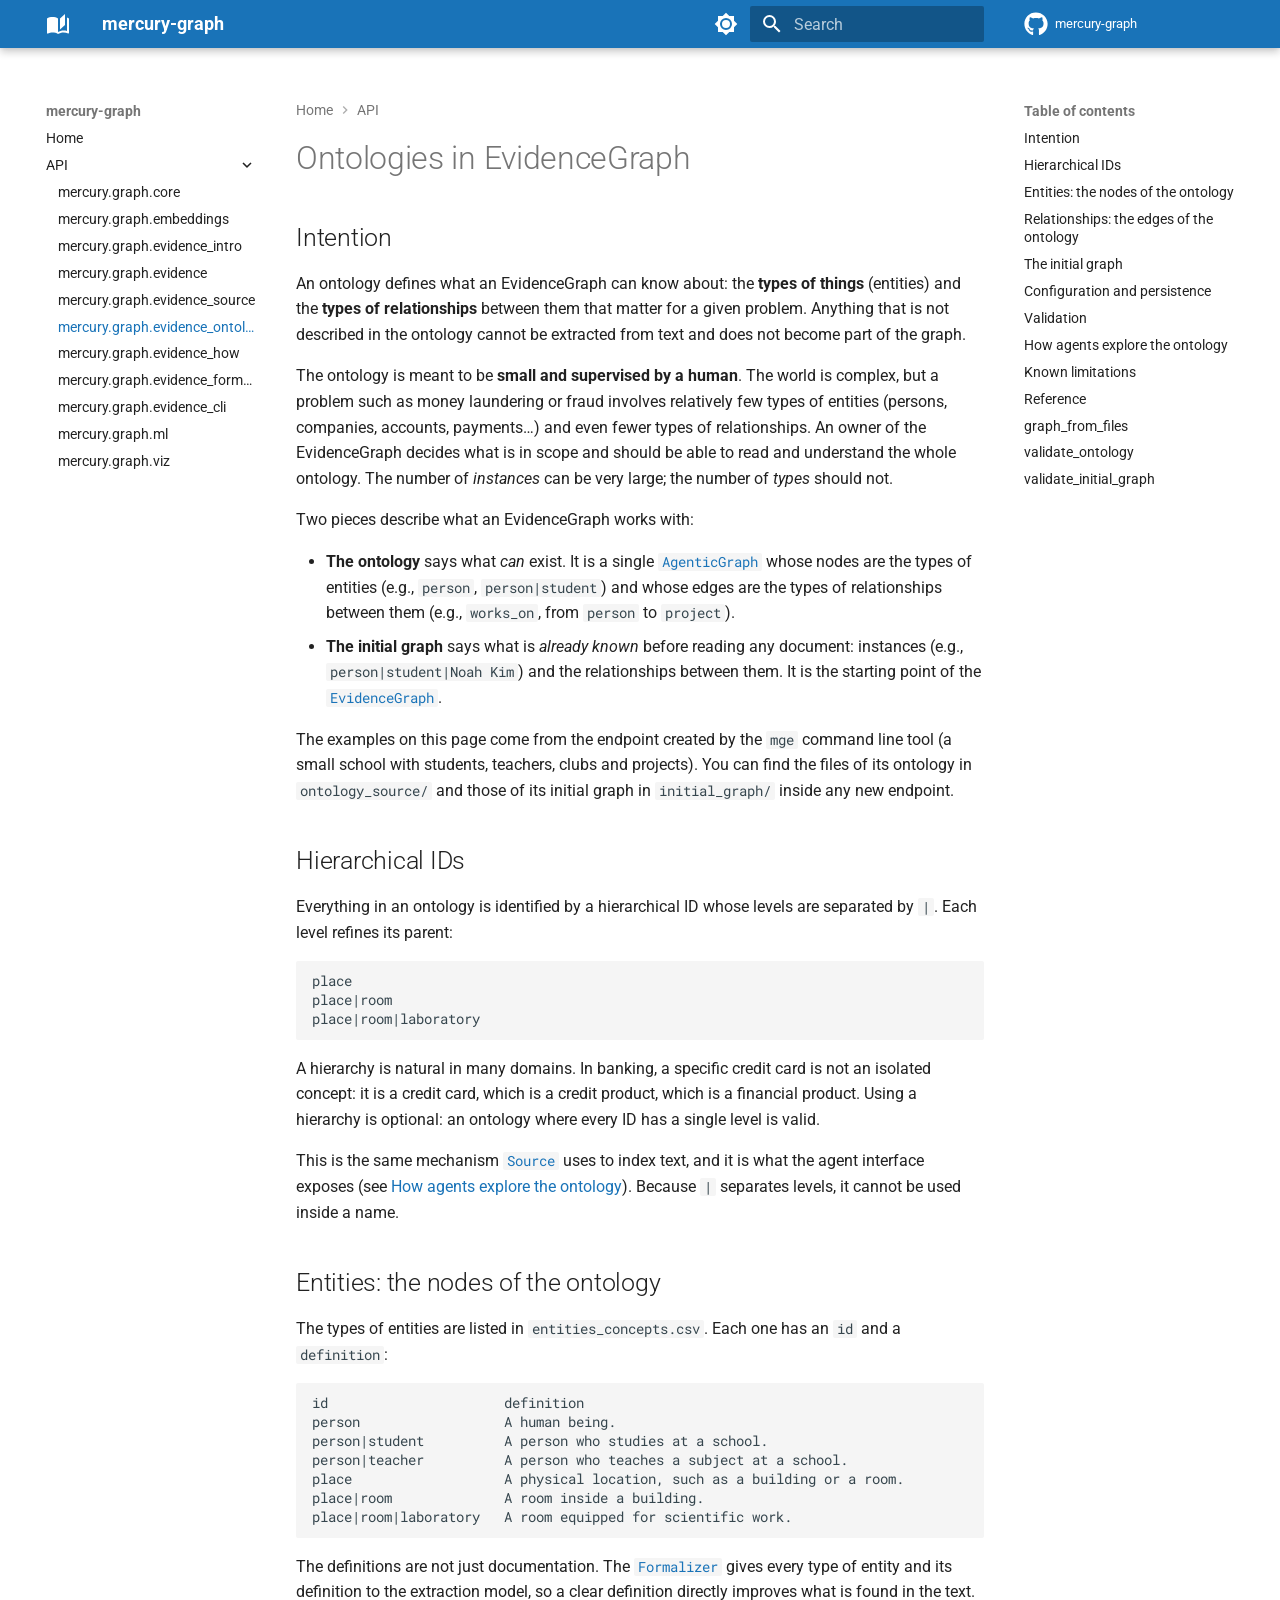
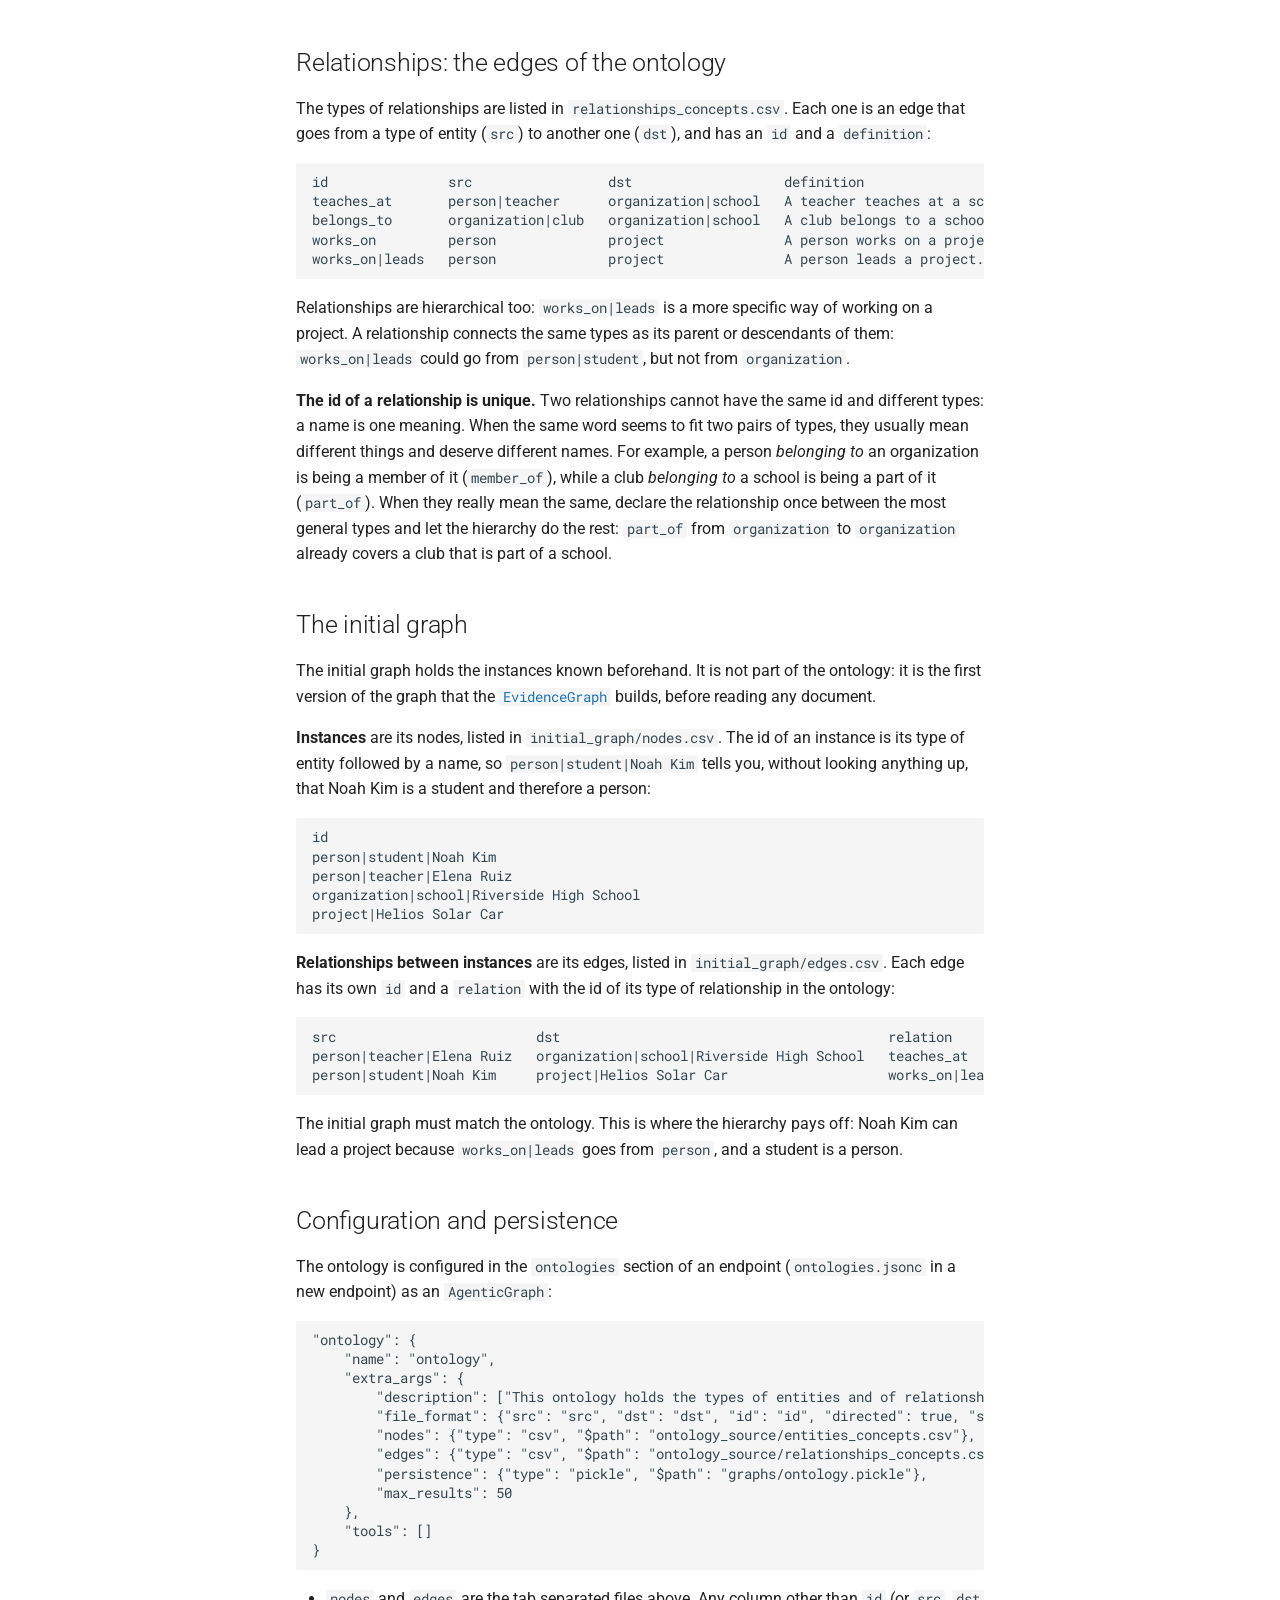
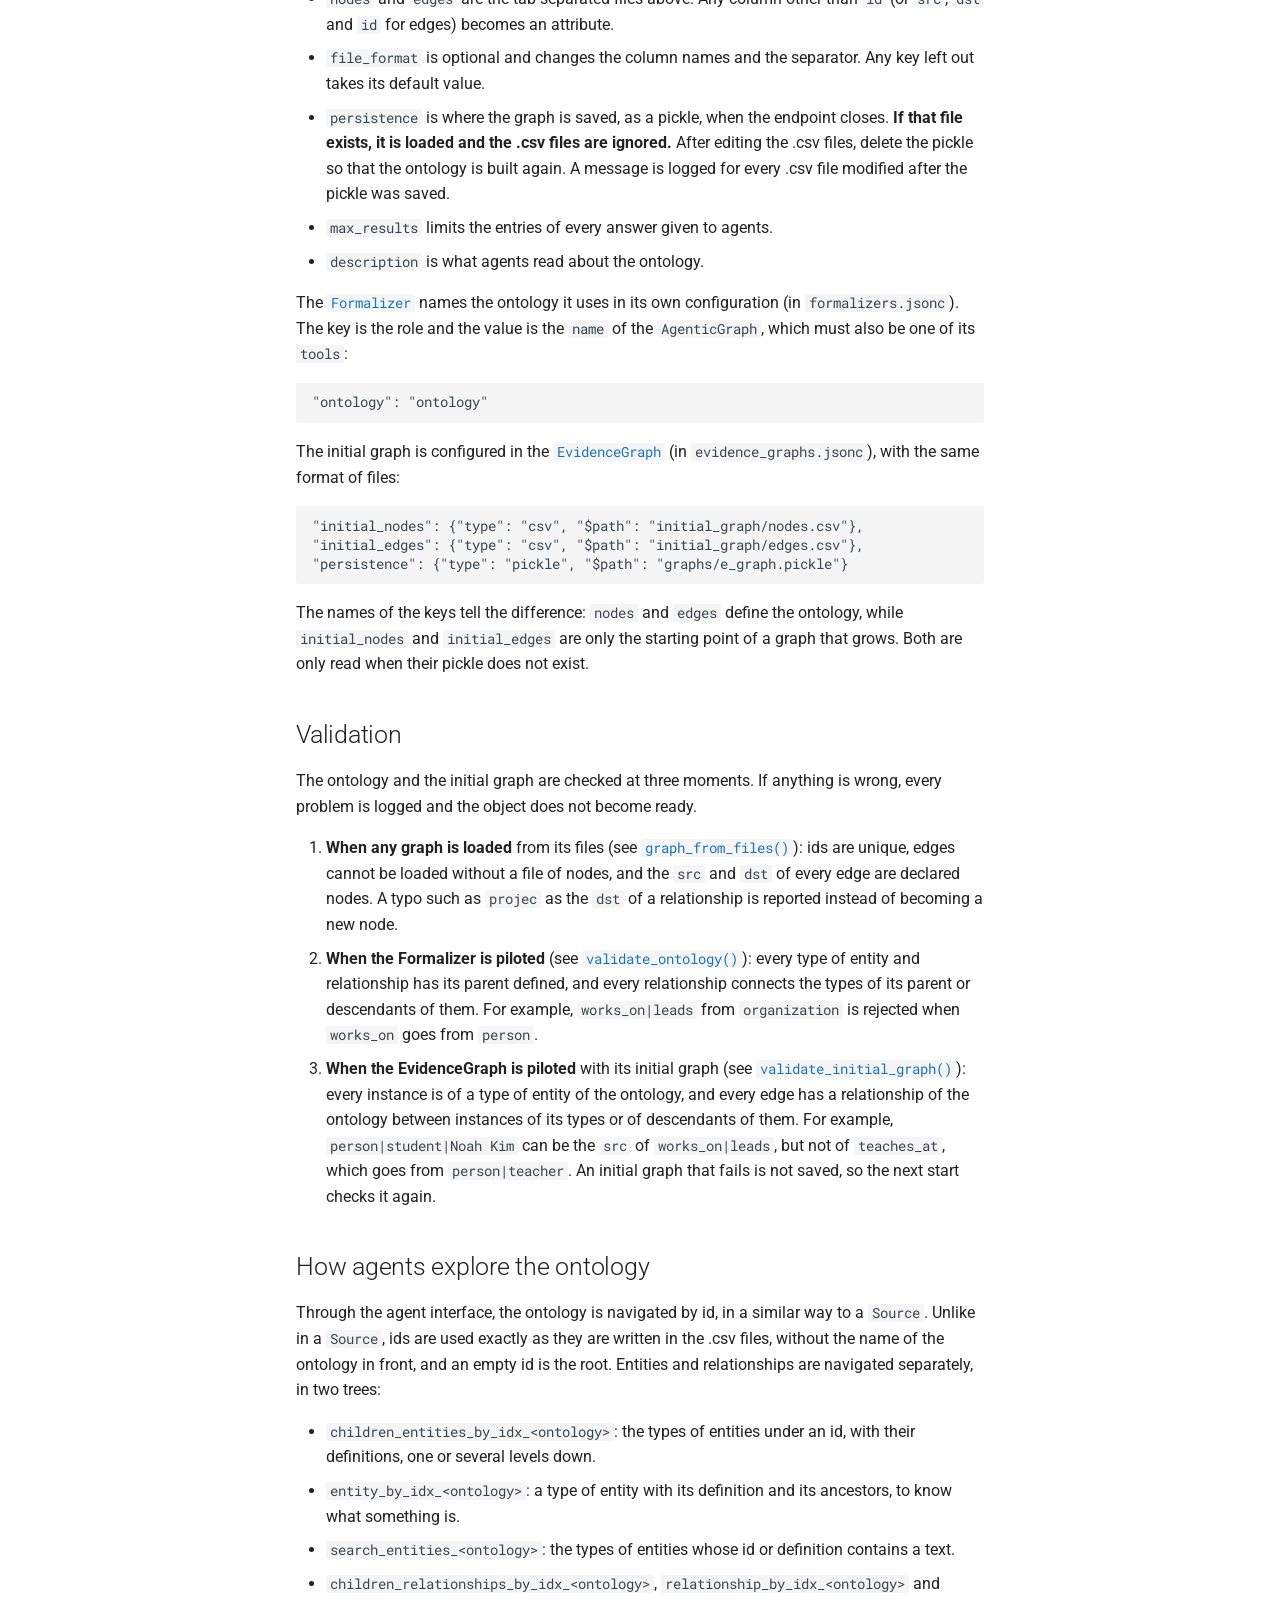
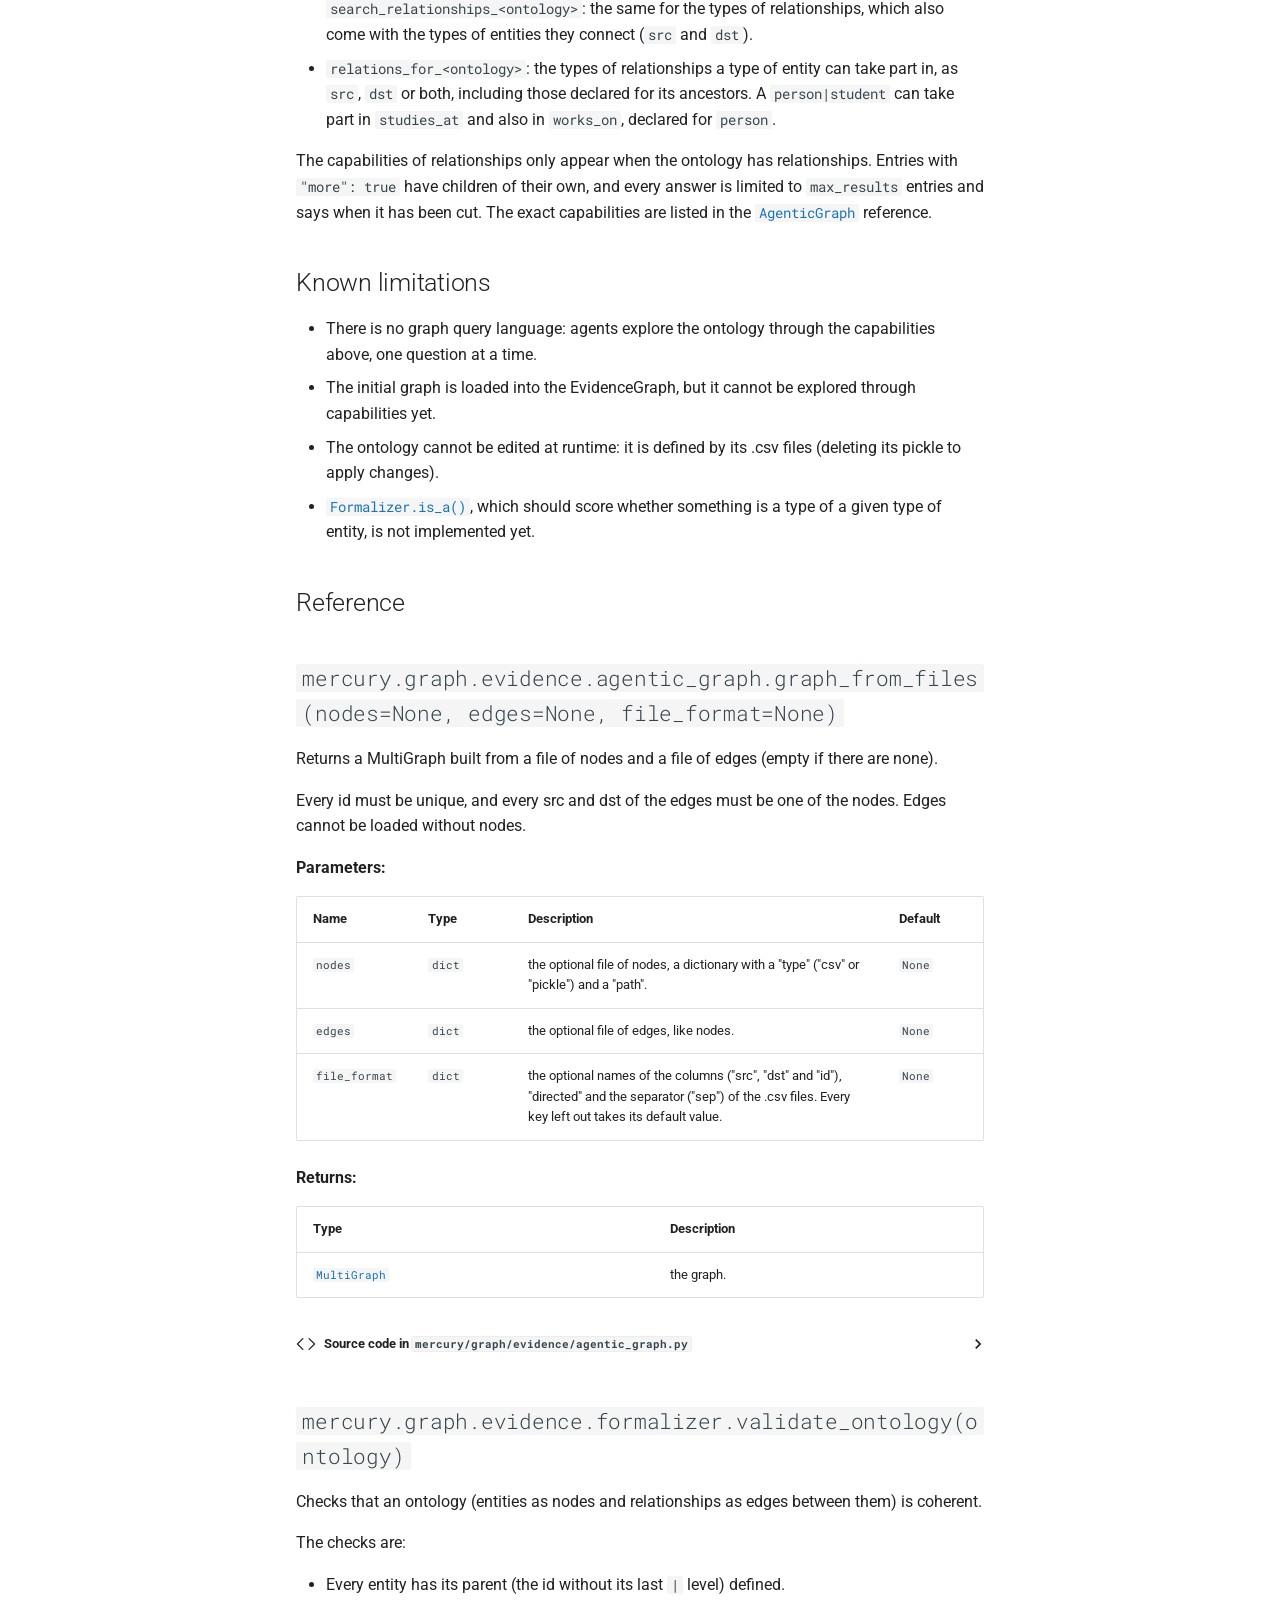
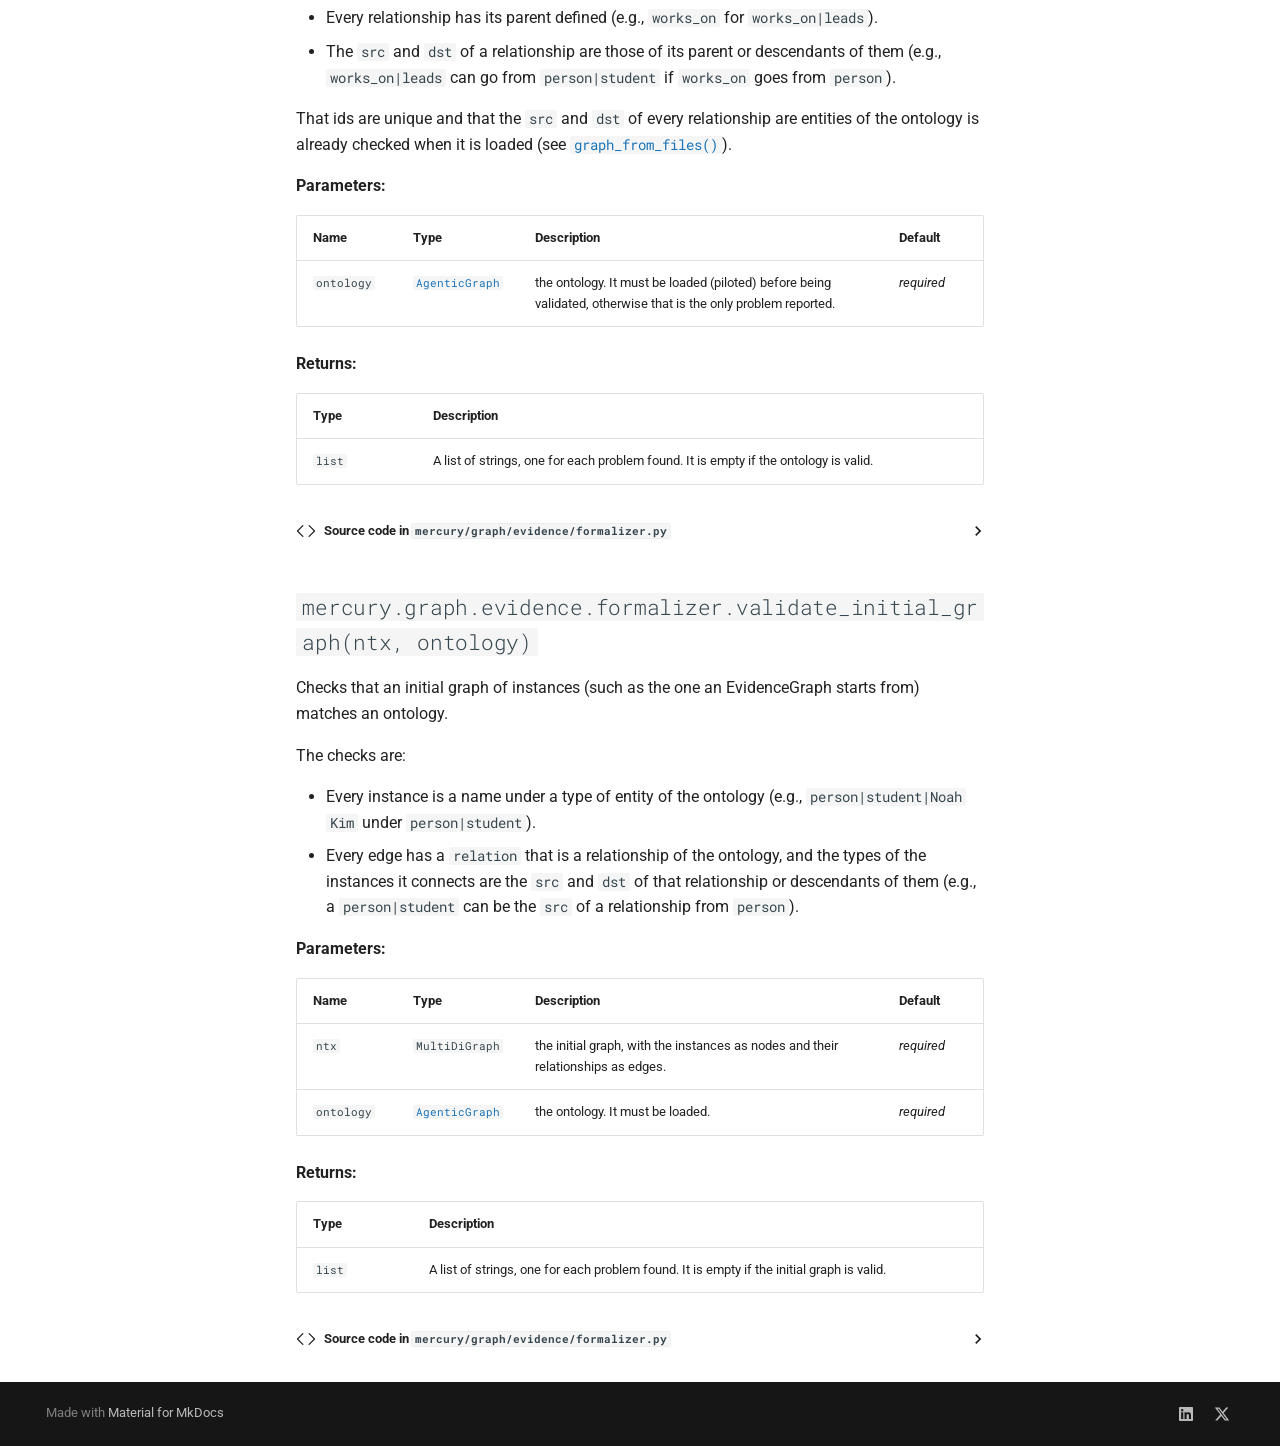
<file: site/reference/evidence_ontologies/index.html>
<!doctype html>
<html lang="en" class="no-js">
  <head>
    
      <meta charset="utf-8">
      <meta name="viewport" content="width=device-width,initial-scale=1">
      
      
      
      
        <link rel="prev" href="../evidence_source/">
      
      
        <link rel="next" href="../evidence_how/">
      
      
        
      
      
      <link rel="icon" href="../../assets/images/favicon.png">
      <meta name="generator" content="mkdocs-1.6.1, mkdocs-material-9.7.7">
    
    
      
        <title>mercury.graph.evidence_ontologies - mercury-graph</title>
      
    
    
      <link rel="stylesheet" href="../../assets/stylesheets/main.ec1eaa64.min.css">
      
        
        <link rel="stylesheet" href="../../assets/stylesheets/palette.ab4e12ef.min.css">
      
      


    
    
      
    
    
      
        
        
        <link rel="preconnect" href="https://fonts.gstatic.com" crossorigin>
        <link rel="stylesheet" href="https://fonts.googleapis.com/css?family=Roboto:300,300i,400,400i,700,700i%7CRoboto+Mono:400,400i,700,700i&display=fallback">
        <style>:root{--md-text-font:"Roboto";--md-code-font:"Roboto Mono"}</style>
      
    
    
      <link rel="stylesheet" href="../../assets/_mkdocstrings.css">
    
      <link rel="stylesheet" href="../../stylesheets/extra.css">
    
    <script>__md_scope=new URL("../..",location),__md_hash=e=>[...e].reduce(((e,_)=>(e<<5)-e+_.charCodeAt(0)),0),__md_get=(e,_=localStorage,t=__md_scope)=>JSON.parse(_.getItem(t.pathname+"."+e)),__md_set=(e,_,t=localStorage,a=__md_scope)=>{try{t.setItem(a.pathname+"."+e,JSON.stringify(_))}catch(e){}}</script>
    
      

    
    
  </head>
  
  
    
    
      
    
    
    
    
    <body dir="ltr" data-md-color-scheme="default" data-md-color-primary="custom" data-md-color-accent="custom">
  
    
    <input class="md-toggle" data-md-toggle="drawer" type="checkbox" id="__drawer" autocomplete="off">
    <input class="md-toggle" data-md-toggle="search" type="checkbox" id="__search" autocomplete="off">
    <label class="md-overlay" for="__drawer"></label>
    <div data-md-component="skip">
      
        
        <a href="#ontologies-in-evidencegraph" class="md-skip">
          Skip to content
        </a>
      
    </div>
    <div data-md-component="announce">
      
    </div>
    
    
      

  

<header class="md-header md-header--shadow" data-md-component="header">
  <nav class="md-header__inner md-grid" aria-label="Header">
    <a href="../.." title="mercury-graph" class="md-header__button md-logo" aria-label="mercury-graph" data-md-component="logo">
      
  
  <svg xmlns="http://www.w3.org/2000/svg" viewBox="0 0 24 24"><path d="m19 2-5 4.5v11l5-4.5zM6.5 5C4.55 5 2.45 5.4 1 6.5v14.66c0 .25.25.5.5.5.1 0 .15-.07.25-.07 1.35-.65 3.3-1.09 4.75-1.09 1.95 0 4.05.4 5.5 1.5 1.35-.85 3.8-1.5 5.5-1.5 1.65 0 3.35.31 4.75 1.06.1.05.15.03.25.03.25 0 .5-.25.5-.5V6.5c-.6-.45-1.25-.75-2-1V19c-1.1-.35-2.3-.5-3.5-.5-1.7 0-4.15.65-5.5 1.5V6.5C10.55 5.4 8.45 5 6.5 5"/></svg>

    </a>
    <label class="md-header__button md-icon" for="__drawer">
      
      <svg xmlns="http://www.w3.org/2000/svg" viewBox="0 0 24 24"><path d="M3 6h18v2H3zm0 5h18v2H3zm0 5h18v2H3z"/></svg>
    </label>
    <div class="md-header__title" data-md-component="header-title">
      <div class="md-header__ellipsis">
        <div class="md-header__topic">
          <span class="md-ellipsis">
            mercury-graph
          </span>
        </div>
        <div class="md-header__topic" data-md-component="header-topic">
          <span class="md-ellipsis">
            
              mercury.graph.evidence_ontologies
            
          </span>
        </div>
      </div>
    </div>
    
      
        <form class="md-header__option" data-md-component="palette">
  
    
    
    
    <input class="md-option" data-md-color-media="(prefers-color-scheme: light)" data-md-color-scheme="default" data-md-color-primary="custom" data-md-color-accent="custom"  aria-label="Switch to dark mode"  type="radio" name="__palette" id="__palette_0">
    
      <label class="md-header__button md-icon" title="Switch to dark mode" for="__palette_1" hidden>
        <svg xmlns="http://www.w3.org/2000/svg" viewBox="0 0 24 24"><path d="M12 8a4 4 0 0 0-4 4 4 4 0 0 0 4 4 4 4 0 0 0 4-4 4 4 0 0 0-4-4m0 10a6 6 0 0 1-6-6 6 6 0 0 1 6-6 6 6 0 0 1 6 6 6 6 0 0 1-6 6m8-9.31V4h-4.69L12 .69 8.69 4H4v4.69L.69 12 4 15.31V20h4.69L12 23.31 15.31 20H20v-4.69L23.31 12z"/></svg>
      </label>
    
  
    
    
    
    <input class="md-option" data-md-color-media="(prefers-color-scheme: dark)" data-md-color-scheme="slate" data-md-color-primary="custom" data-md-color-accent="custom"  aria-label="Switch to light mode"  type="radio" name="__palette" id="__palette_1">
    
      <label class="md-header__button md-icon" title="Switch to light mode" for="__palette_0" hidden>
        <svg xmlns="http://www.w3.org/2000/svg" viewBox="0 0 24 24"><path d="M12 18c-.89 0-1.74-.2-2.5-.55C11.56 16.5 13 14.42 13 12s-1.44-4.5-3.5-5.45C10.26 6.2 11.11 6 12 6a6 6 0 0 1 6 6 6 6 0 0 1-6 6m8-9.31V4h-4.69L12 .69 8.69 4H4v4.69L.69 12 4 15.31V20h4.69L12 23.31 15.31 20H20v-4.69L23.31 12z"/></svg>
      </label>
    
  
</form>
      
    
    
      <script>var palette=__md_get("__palette");if(palette&&palette.color){if("(prefers-color-scheme)"===palette.color.media){var media=matchMedia("(prefers-color-scheme: light)"),input=document.querySelector(media.matches?"[data-md-color-media='(prefers-color-scheme: light)']":"[data-md-color-media='(prefers-color-scheme: dark)']");palette.color.media=input.getAttribute("data-md-color-media"),palette.color.scheme=input.getAttribute("data-md-color-scheme"),palette.color.primary=input.getAttribute("data-md-color-primary"),palette.color.accent=input.getAttribute("data-md-color-accent")}for(var[key,value]of Object.entries(palette.color))document.body.setAttribute("data-md-color-"+key,value)}</script>
    
    
    
      
      
        <label class="md-header__button md-icon" for="__search">
          
          <svg xmlns="http://www.w3.org/2000/svg" viewBox="0 0 24 24"><path d="M9.5 3A6.5 6.5 0 0 1 16 9.5c0 1.61-.59 3.09-1.56 4.23l.27.27h.79l5 5-1.5 1.5-5-5v-.79l-.27-.27A6.52 6.52 0 0 1 9.5 16 6.5 6.5 0 0 1 3 9.5 6.5 6.5 0 0 1 9.5 3m0 2C7 5 5 7 5 9.5S7 14 9.5 14 14 12 14 9.5 12 5 9.5 5"/></svg>
        </label>
        <div class="md-search" data-md-component="search" role="dialog">
  <label class="md-search__overlay" for="__search"></label>
  <div class="md-search__inner" role="search">
    <form class="md-search__form" name="search">
      <input type="text" class="md-search__input" name="query" aria-label="Search" placeholder="Search" autocapitalize="off" autocorrect="off" autocomplete="off" spellcheck="false" data-md-component="search-query" required>
      <label class="md-search__icon md-icon" for="__search">
        
        <svg xmlns="http://www.w3.org/2000/svg" viewBox="0 0 24 24"><path d="M9.5 3A6.5 6.5 0 0 1 16 9.5c0 1.61-.59 3.09-1.56 4.23l.27.27h.79l5 5-1.5 1.5-5-5v-.79l-.27-.27A6.52 6.52 0 0 1 9.5 16 6.5 6.5 0 0 1 3 9.5 6.5 6.5 0 0 1 9.5 3m0 2C7 5 5 7 5 9.5S7 14 9.5 14 14 12 14 9.5 12 5 9.5 5"/></svg>
        
        <svg xmlns="http://www.w3.org/2000/svg" viewBox="0 0 24 24"><path d="M20 11v2H8l5.5 5.5-1.42 1.42L4.16 12l7.92-7.92L13.5 5.5 8 11z"/></svg>
      </label>
      <nav class="md-search__options" aria-label="Search">
        
          <a href="javascript:void(0)" class="md-search__icon md-icon" title="Share" aria-label="Share" data-clipboard data-clipboard-text="" data-md-component="search-share" tabindex="-1">
            
            <svg xmlns="http://www.w3.org/2000/svg" viewBox="0 0 24 24"><path d="M18 16.08c-.76 0-1.44.3-1.96.77L8.91 12.7c.05-.23.09-.46.09-.7s-.04-.47-.09-.7l7.05-4.11c.54.5 1.25.81 2.04.81a3 3 0 0 0 3-3 3 3 0 0 0-3-3 3 3 0 0 0-3 3c0 .24.04.47.09.7L8.04 9.81C7.5 9.31 6.79 9 6 9a3 3 0 0 0-3 3 3 3 0 0 0 3 3c.79 0 1.5-.31 2.04-.81l7.12 4.15c-.05.21-.08.43-.08.66 0 1.61 1.31 2.91 2.92 2.91s2.92-1.3 2.92-2.91A2.92 2.92 0 0 0 18 16.08"/></svg>
          </a>
        
        <button type="reset" class="md-search__icon md-icon" title="Clear" aria-label="Clear" tabindex="-1">
          
          <svg xmlns="http://www.w3.org/2000/svg" viewBox="0 0 24 24"><path d="M19 6.41 17.59 5 12 10.59 6.41 5 5 6.41 10.59 12 5 17.59 6.41 19 12 13.41 17.59 19 19 17.59 13.41 12z"/></svg>
        </button>
      </nav>
      
        <div class="md-search__suggest" data-md-component="search-suggest"></div>
      
    </form>
    <div class="md-search__output">
      <div class="md-search__scrollwrap" tabindex="0" data-md-scrollfix>
        <div class="md-search-result" data-md-component="search-result">
          <div class="md-search-result__meta">
            Initializing search
          </div>
          <ol class="md-search-result__list" role="presentation"></ol>
        </div>
      </div>
    </div>
  </div>
</div>
      
    
    
      <div class="md-header__source">
        <a href="https://github.com/BBVA/mercury-graph/" title="Go to repository" class="md-source" data-md-component="source">
  <div class="md-source__icon md-icon">
    
    <svg xmlns="http://www.w3.org/2000/svg" viewBox="0 0 512 512"><!--! Font Awesome Free 7.1.0 by @fontawesome - https://fontawesome.com License - https://fontawesome.com/license/free (Icons: CC BY 4.0, Fonts: SIL OFL 1.1, Code: MIT License) Copyright 2025 Fonticons, Inc.--><path d="M173.9 397.4c0 2-2.3 3.6-5.2 3.6-3.3.3-5.6-1.3-5.6-3.6 0-2 2.3-3.6 5.2-3.6 3-.3 5.6 1.3 5.6 3.6m-31.1-4.5c-.7 2 1.3 4.3 4.3 4.9 2.6 1 5.6 0 6.2-2s-1.3-4.3-4.3-5.2c-2.6-.7-5.5.3-6.2 2.3m44.2-1.7c-2.9.7-4.9 2.6-4.6 4.9.3 2 2.9 3.3 5.9 2.6 2.9-.7 4.9-2.6 4.6-4.6-.3-1.9-3-3.2-5.9-2.9M252.8 8C114.1 8 8 113.3 8 252c0 110.9 69.8 205.8 169.5 239.2 12.8 2.3 17.3-5.6 17.3-12.1 0-6.2-.3-40.4-.3-61.4 0 0-70 15-84.7-29.8 0 0-11.4-29.1-27.8-36.6 0 0-22.9-15.7 1.6-15.4 0 0 24.9 2 38.6 25.8 21.9 38.6 58.6 27.5 72.9 20.9 2.3-16 8.8-27.1 16-33.7-55.9-6.2-112.3-14.3-112.3-110.5 0-27.5 7.6-41.3 23.6-58.9-2.6-6.5-11.1-33.3 2.6-67.9 20.9-6.5 69 27 69 27 20-5.6 41.5-8.5 62.8-8.5s42.8 2.9 62.8 8.5c0 0 48.1-33.6 69-27 13.7 34.7 5.2 61.4 2.6 67.9 16 17.7 25.8 31.5 25.8 58.9 0 96.5-58.9 104.2-114.8 110.5 9.2 7.9 17 22.9 17 46.4 0 33.7-.3 75.4-.3 83.6 0 6.5 4.6 14.4 17.3 12.1C436.2 457.8 504 362.9 504 252 504 113.3 391.5 8 252.8 8M105.2 352.9c-1.3 1-1 3.3.7 5.2 1.6 1.6 3.9 2.3 5.2 1 1.3-1 1-3.3-.7-5.2-1.6-1.6-3.9-2.3-5.2-1m-10.8-8.1c-.7 1.3.3 2.9 2.3 3.9 1.6 1 3.6.7 4.3-.7.7-1.3-.3-2.9-2.3-3.9-2-.6-3.6-.3-4.3.7m32.4 35.6c-1.6 1.3-1 4.3 1.3 6.2 2.3 2.3 5.2 2.6 6.5 1 1.3-1.3.7-4.3-1.3-6.2-2.2-2.3-5.2-2.6-6.5-1m-11.4-14.7c-1.6 1-1.6 3.6 0 5.9s4.3 3.3 5.6 2.3c1.6-1.3 1.6-3.9 0-6.2-1.4-2.3-4-3.3-5.6-2"/></svg>
  </div>
  <div class="md-source__repository">
    mercury-graph
  </div>
</a>
      </div>
    
  </nav>
  
</header>
    
    <div class="md-container" data-md-component="container">
      
      
        
          
        
      
      <main class="md-main" data-md-component="main">
        <div class="md-main__inner md-grid">
          
            
              
              <div class="md-sidebar md-sidebar--primary" data-md-component="sidebar" data-md-type="navigation" >
                <div class="md-sidebar__scrollwrap">
                  <div class="md-sidebar__inner">
                    



<nav class="md-nav md-nav--primary" aria-label="Navigation" data-md-level="0">
  <label class="md-nav__title" for="__drawer">
    <a href="../.." title="mercury-graph" class="md-nav__button md-logo" aria-label="mercury-graph" data-md-component="logo">
      
  
  <svg xmlns="http://www.w3.org/2000/svg" viewBox="0 0 24 24"><path d="m19 2-5 4.5v11l5-4.5zM6.5 5C4.55 5 2.45 5.4 1 6.5v14.66c0 .25.25.5.5.5.1 0 .15-.07.25-.07 1.35-.65 3.3-1.09 4.75-1.09 1.95 0 4.05.4 5.5 1.5 1.35-.85 3.8-1.5 5.5-1.5 1.65 0 3.35.31 4.75 1.06.1.05.15.03.25.03.25 0 .5-.25.5-.5V6.5c-.6-.45-1.25-.75-2-1V19c-1.1-.35-2.3-.5-3.5-.5-1.7 0-4.15.65-5.5 1.5V6.5C10.55 5.4 8.45 5 6.5 5"/></svg>

    </a>
    mercury-graph
  </label>
  
    <div class="md-nav__source">
      <a href="https://github.com/BBVA/mercury-graph/" title="Go to repository" class="md-source" data-md-component="source">
  <div class="md-source__icon md-icon">
    
    <svg xmlns="http://www.w3.org/2000/svg" viewBox="0 0 512 512"><!--! Font Awesome Free 7.1.0 by @fontawesome - https://fontawesome.com License - https://fontawesome.com/license/free (Icons: CC BY 4.0, Fonts: SIL OFL 1.1, Code: MIT License) Copyright 2025 Fonticons, Inc.--><path d="M173.9 397.4c0 2-2.3 3.6-5.2 3.6-3.3.3-5.6-1.3-5.6-3.6 0-2 2.3-3.6 5.2-3.6 3-.3 5.6 1.3 5.6 3.6m-31.1-4.5c-.7 2 1.3 4.3 4.3 4.9 2.6 1 5.6 0 6.2-2s-1.3-4.3-4.3-5.2c-2.6-.7-5.5.3-6.2 2.3m44.2-1.7c-2.9.7-4.9 2.6-4.6 4.9.3 2 2.9 3.3 5.9 2.6 2.9-.7 4.9-2.6 4.6-4.6-.3-1.9-3-3.2-5.9-2.9M252.8 8C114.1 8 8 113.3 8 252c0 110.9 69.8 205.8 169.5 239.2 12.8 2.3 17.3-5.6 17.3-12.1 0-6.2-.3-40.4-.3-61.4 0 0-70 15-84.7-29.8 0 0-11.4-29.1-27.8-36.6 0 0-22.9-15.7 1.6-15.4 0 0 24.9 2 38.6 25.8 21.9 38.6 58.6 27.5 72.9 20.9 2.3-16 8.8-27.1 16-33.7-55.9-6.2-112.3-14.3-112.3-110.5 0-27.5 7.6-41.3 23.6-58.9-2.6-6.5-11.1-33.3 2.6-67.9 20.9-6.5 69 27 69 27 20-5.6 41.5-8.5 62.8-8.5s42.8 2.9 62.8 8.5c0 0 48.1-33.6 69-27 13.7 34.7 5.2 61.4 2.6 67.9 16 17.7 25.8 31.5 25.8 58.9 0 96.5-58.9 104.2-114.8 110.5 9.2 7.9 17 22.9 17 46.4 0 33.7-.3 75.4-.3 83.6 0 6.5 4.6 14.4 17.3 12.1C436.2 457.8 504 362.9 504 252 504 113.3 391.5 8 252.8 8M105.2 352.9c-1.3 1-1 3.3.7 5.2 1.6 1.6 3.9 2.3 5.2 1 1.3-1 1-3.3-.7-5.2-1.6-1.6-3.9-2.3-5.2-1m-10.8-8.1c-.7 1.3.3 2.9 2.3 3.9 1.6 1 3.6.7 4.3-.7.7-1.3-.3-2.9-2.3-3.9-2-.6-3.6-.3-4.3.7m32.4 35.6c-1.6 1.3-1 4.3 1.3 6.2 2.3 2.3 5.2 2.6 6.5 1 1.3-1.3.7-4.3-1.3-6.2-2.2-2.3-5.2-2.6-6.5-1m-11.4-14.7c-1.6 1-1.6 3.6 0 5.9s4.3 3.3 5.6 2.3c1.6-1.3 1.6-3.9 0-6.2-1.4-2.3-4-3.3-5.6-2"/></svg>
  </div>
  <div class="md-source__repository">
    mercury-graph
  </div>
</a>
    </div>
  
  <ul class="md-nav__list" data-md-scrollfix>
    
      
      
  
  
  
  
    <li class="md-nav__item">
      <a href="../.." class="md-nav__link">
        
  
  
  <span class="md-ellipsis">
    
  
    Home
  

    
  </span>
  
  

      </a>
    </li>
  

    
      
      
  
  
    
  
  
  
    
    
      
        
      
        
      
        
      
        
      
        
      
        
      
        
      
        
      
        
      
        
      
        
      
    
    
    
    
    <li class="md-nav__item md-nav__item--active md-nav__item--nested">
      
        
        
        <input class="md-nav__toggle md-toggle " type="checkbox" id="__nav_2" checked>
        
          
          <label class="md-nav__link" for="__nav_2" id="__nav_2_label" tabindex="0">
            
  
  
  <span class="md-ellipsis">
    
  
    API
  

    
  </span>
  
  

            <span class="md-nav__icon md-icon"></span>
          </label>
        
        <nav class="md-nav" data-md-level="1" aria-labelledby="__nav_2_label" aria-expanded="true">
          <label class="md-nav__title" for="__nav_2">
            <span class="md-nav__icon md-icon"></span>
            
  
    API
  

          </label>
          <ul class="md-nav__list" data-md-scrollfix>
            
              
                
  
  
  
  
    <li class="md-nav__item">
      <a href="../core/" class="md-nav__link">
        
  
  
  <span class="md-ellipsis">
    
  
    mercury.graph.core
  

    
  </span>
  
  

      </a>
    </li>
  

              
            
              
                
  
  
  
  
    <li class="md-nav__item">
      <a href="../embeddings/" class="md-nav__link">
        
  
  
  <span class="md-ellipsis">
    
  
    mercury.graph.embeddings
  

    
  </span>
  
  

      </a>
    </li>
  

              
            
              
                
  
  
  
  
    <li class="md-nav__item">
      <a href="../evidence_intro/" class="md-nav__link">
        
  
  
  <span class="md-ellipsis">
    
  
    mercury.graph.evidence_intro
  

    
  </span>
  
  

      </a>
    </li>
  

              
            
              
                
  
  
  
  
    <li class="md-nav__item">
      <a href="../evidence/" class="md-nav__link">
        
  
  
  <span class="md-ellipsis">
    
  
    mercury.graph.evidence
  

    
  </span>
  
  

      </a>
    </li>
  

              
            
              
                
  
  
  
  
    <li class="md-nav__item">
      <a href="../evidence_source/" class="md-nav__link">
        
  
  
  <span class="md-ellipsis">
    
  
    mercury.graph.evidence_source
  

    
  </span>
  
  

      </a>
    </li>
  

              
            
              
                
  
  
    
  
  
  
    <li class="md-nav__item md-nav__item--active">
      
      <input class="md-nav__toggle md-toggle" type="checkbox" id="__toc">
      
      
        
      
      
        <label class="md-nav__link md-nav__link--active" for="__toc">
          
  
  
  <span class="md-ellipsis">
    
  
    mercury.graph.evidence_ontologies
  

    
  </span>
  
  

          <span class="md-nav__icon md-icon"></span>
        </label>
      
      <a href="./" class="md-nav__link md-nav__link--active">
        
  
  
  <span class="md-ellipsis">
    
  
    mercury.graph.evidence_ontologies
  

    
  </span>
  
  

      </a>
      
        

<nav class="md-nav md-nav--secondary" aria-label="Table of contents">
  
  
  
    
  
  
    <label class="md-nav__title" for="__toc">
      <span class="md-nav__icon md-icon"></span>
      Table of contents
    </label>
    <ul class="md-nav__list" data-md-component="toc" data-md-scrollfix>
      
        <li class="md-nav__item">
  <a href="#intention" class="md-nav__link">
    <span class="md-ellipsis">
      
        Intention
      
    </span>
  </a>
  
</li>
      
        <li class="md-nav__item">
  <a href="#hierarchical-ids" class="md-nav__link">
    <span class="md-ellipsis">
      
        Hierarchical IDs
      
    </span>
  </a>
  
</li>
      
        <li class="md-nav__item">
  <a href="#entities-the-nodes-of-the-ontology" class="md-nav__link">
    <span class="md-ellipsis">
      
        Entities: the nodes of the ontology
      
    </span>
  </a>
  
</li>
      
        <li class="md-nav__item">
  <a href="#relationships-the-edges-of-the-ontology" class="md-nav__link">
    <span class="md-ellipsis">
      
        Relationships: the edges of the ontology
      
    </span>
  </a>
  
</li>
      
        <li class="md-nav__item">
  <a href="#the-initial-graph" class="md-nav__link">
    <span class="md-ellipsis">
      
        The initial graph
      
    </span>
  </a>
  
</li>
      
        <li class="md-nav__item">
  <a href="#configuration-and-persistence" class="md-nav__link">
    <span class="md-ellipsis">
      
        Configuration and persistence
      
    </span>
  </a>
  
</li>
      
        <li class="md-nav__item">
  <a href="#validation" class="md-nav__link">
    <span class="md-ellipsis">
      
        Validation
      
    </span>
  </a>
  
</li>
      
        <li class="md-nav__item">
  <a href="#how-agents-explore-the-ontology" class="md-nav__link">
    <span class="md-ellipsis">
      
        How agents explore the ontology
      
    </span>
  </a>
  
</li>
      
        <li class="md-nav__item">
  <a href="#known-limitations" class="md-nav__link">
    <span class="md-ellipsis">
      
        Known limitations
      
    </span>
  </a>
  
</li>
      
        <li class="md-nav__item">
  <a href="#reference" class="md-nav__link">
    <span class="md-ellipsis">
      
        Reference
      
    </span>
  </a>
  
</li>
      
        <li class="md-nav__item">
  <a href="#mercury.graph.evidence.agentic_graph.graph_from_files" class="md-nav__link">
    <span class="md-ellipsis">
      
        graph_from_files
      
    </span>
  </a>
  
</li>
      
        <li class="md-nav__item">
  <a href="#mercury.graph.evidence.formalizer.validate_ontology" class="md-nav__link">
    <span class="md-ellipsis">
      
        validate_ontology
      
    </span>
  </a>
  
</li>
      
        <li class="md-nav__item">
  <a href="#mercury.graph.evidence.formalizer.validate_initial_graph" class="md-nav__link">
    <span class="md-ellipsis">
      
        validate_initial_graph
      
    </span>
  </a>
  
</li>
      
    </ul>
  
</nav>
      
    </li>
  

              
            
              
                
  
  
  
  
    <li class="md-nav__item">
      <a href="../evidence_how/" class="md-nav__link">
        
  
  
  <span class="md-ellipsis">
    
  
    mercury.graph.evidence_how
  

    
  </span>
  
  

      </a>
    </li>
  

              
            
              
                
  
  
  
  
    <li class="md-nav__item">
      <a href="../evidence_formats/" class="md-nav__link">
        
  
  
  <span class="md-ellipsis">
    
  
    mercury.graph.evidence_formats
  

    
  </span>
  
  

      </a>
    </li>
  

              
            
              
                
  
  
  
  
    <li class="md-nav__item">
      <a href="../evidence_cli/" class="md-nav__link">
        
  
  
  <span class="md-ellipsis">
    
  
    mercury.graph.evidence_cli
  

    
  </span>
  
  

      </a>
    </li>
  

              
            
              
                
  
  
  
  
    <li class="md-nav__item">
      <a href="../ml/" class="md-nav__link">
        
  
  
  <span class="md-ellipsis">
    
  
    mercury.graph.ml
  

    
  </span>
  
  

      </a>
    </li>
  

              
            
              
                
  
  
  
  
    <li class="md-nav__item">
      <a href="../viz/" class="md-nav__link">
        
  
  
  <span class="md-ellipsis">
    
  
    mercury.graph.viz
  

    
  </span>
  
  

      </a>
    </li>
  

              
            
          </ul>
        </nav>
      
    </li>
  

    
  </ul>
</nav>
                  </div>
                </div>
              </div>
            
            
              
              <div class="md-sidebar md-sidebar--secondary" data-md-component="sidebar" data-md-type="toc" >
                <div class="md-sidebar__scrollwrap">
                  <div class="md-sidebar__inner">
                    

<nav class="md-nav md-nav--secondary" aria-label="Table of contents">
  
  
  
    
  
  
    <label class="md-nav__title" for="__toc">
      <span class="md-nav__icon md-icon"></span>
      Table of contents
    </label>
    <ul class="md-nav__list" data-md-component="toc" data-md-scrollfix>
      
        <li class="md-nav__item">
  <a href="#intention" class="md-nav__link">
    <span class="md-ellipsis">
      
        Intention
      
    </span>
  </a>
  
</li>
      
        <li class="md-nav__item">
  <a href="#hierarchical-ids" class="md-nav__link">
    <span class="md-ellipsis">
      
        Hierarchical IDs
      
    </span>
  </a>
  
</li>
      
        <li class="md-nav__item">
  <a href="#entities-the-nodes-of-the-ontology" class="md-nav__link">
    <span class="md-ellipsis">
      
        Entities: the nodes of the ontology
      
    </span>
  </a>
  
</li>
      
        <li class="md-nav__item">
  <a href="#relationships-the-edges-of-the-ontology" class="md-nav__link">
    <span class="md-ellipsis">
      
        Relationships: the edges of the ontology
      
    </span>
  </a>
  
</li>
      
        <li class="md-nav__item">
  <a href="#the-initial-graph" class="md-nav__link">
    <span class="md-ellipsis">
      
        The initial graph
      
    </span>
  </a>
  
</li>
      
        <li class="md-nav__item">
  <a href="#configuration-and-persistence" class="md-nav__link">
    <span class="md-ellipsis">
      
        Configuration and persistence
      
    </span>
  </a>
  
</li>
      
        <li class="md-nav__item">
  <a href="#validation" class="md-nav__link">
    <span class="md-ellipsis">
      
        Validation
      
    </span>
  </a>
  
</li>
      
        <li class="md-nav__item">
  <a href="#how-agents-explore-the-ontology" class="md-nav__link">
    <span class="md-ellipsis">
      
        How agents explore the ontology
      
    </span>
  </a>
  
</li>
      
        <li class="md-nav__item">
  <a href="#known-limitations" class="md-nav__link">
    <span class="md-ellipsis">
      
        Known limitations
      
    </span>
  </a>
  
</li>
      
        <li class="md-nav__item">
  <a href="#reference" class="md-nav__link">
    <span class="md-ellipsis">
      
        Reference
      
    </span>
  </a>
  
</li>
      
        <li class="md-nav__item">
  <a href="#mercury.graph.evidence.agentic_graph.graph_from_files" class="md-nav__link">
    <span class="md-ellipsis">
      
        graph_from_files
      
    </span>
  </a>
  
</li>
      
        <li class="md-nav__item">
  <a href="#mercury.graph.evidence.formalizer.validate_ontology" class="md-nav__link">
    <span class="md-ellipsis">
      
        validate_ontology
      
    </span>
  </a>
  
</li>
      
        <li class="md-nav__item">
  <a href="#mercury.graph.evidence.formalizer.validate_initial_graph" class="md-nav__link">
    <span class="md-ellipsis">
      
        validate_initial_graph
      
    </span>
  </a>
  
</li>
      
    </ul>
  
</nav>
                  </div>
                </div>
              </div>
            
          
          
            <div class="md-content" data-md-component="content">
              
                



  


  <nav class="md-path" aria-label="Navigation" >
    <ol class="md-path__list">
      
        
  
  
    <li class="md-path__item">
      <a href="../.." class="md-path__link">
        
  <span class="md-ellipsis">
    Home
  </span>

      </a>
    </li>
  

      
      
        
  
  
    
    
      <li class="md-path__item">
        <a href="../core/" class="md-path__link">
          
  <span class="md-ellipsis">
    API
  </span>

        </a>
      </li>
    
  

      
    </ol>
  </nav>

              
              <article class="md-content__inner md-typeset">
                
                  


  
  


<h1 id="ontologies-in-evidencegraph">Ontologies in EvidenceGraph</h1>
<h2 id="intention">Intention</h2>
<p>An ontology defines what an EvidenceGraph can know about: the <strong>types of things</strong> (entities) and the <strong>types of relationships</strong>
between them that matter for a given problem. Anything that is not described in the ontology cannot be extracted from text and does
not become part of the graph.</p>
<p>The ontology is meant to be <strong>small and supervised by a human</strong>. The world is complex, but a problem such as money laundering or
fraud involves relatively few types of entities (persons, companies, accounts, payments…) and even fewer types of relationships. An
owner of the EvidenceGraph decides what is in scope and should be able to read and understand the whole ontology. The number of
<em>instances</em> can be very large; the number of <em>types</em> should not.</p>
<p>Two pieces describe what an EvidenceGraph works with:</p>
<ul>
<li><strong>The ontology</strong> says what <em>can</em> exist. It is a single <a href="../evidence/#mercury.graph.evidence.AgenticGraph"><code>AgenticGraph</code></a> whose
  nodes are the types of entities (e.g., <code>person</code>, <code>person|student</code>) and whose edges are the types of relationships between them
  (e.g., <code>works_on</code>, from <code>person</code> to <code>project</code>).</li>
<li><strong>The initial graph</strong> says what is <em>already known</em> before reading any document: instances (e.g., <code>person|student|Noah Kim</code>) and the
  relationships between them. It is the starting point of the <a href="../evidence/#mercury.graph.evidence.EvidenceGraph"><code>EvidenceGraph</code></a>.</li>
</ul>
<p>The examples on this page come from the endpoint created by the <code>mge</code> command line tool (a small school with students, teachers, clubs
and projects). You can find the files of its ontology in <code>ontology_source/</code> and those of its initial graph in <code>initial_graph/</code> inside
any new endpoint.</p>
<h2 id="hierarchical-ids">Hierarchical IDs</h2>
<p>Everything in an ontology is identified by a hierarchical ID whose levels are separated by <code>|</code>. Each level refines its parent:</p>
<div class="highlight"><pre><span></span><code>place
place|room
place|room|laboratory
</code></pre></div>
<p>A hierarchy is natural in many domains. In banking, a specific credit card is not an isolated concept: it is a credit card, which is a
credit product, which is a financial product. Using a hierarchy is optional: an ontology where every ID has a single level is valid.</p>
<p>This is the same mechanism <a href="../evidence/#mercury.graph.evidence.Source"><code>Source</code></a> uses to index text, and it is what the agent interface
exposes (see <a href="#how-agents-explore-the-ontology">How agents explore the ontology</a>). Because <code>|</code> separates levels, it cannot be used
inside a name.</p>
<h2 id="entities-the-nodes-of-the-ontology">Entities: the nodes of the ontology</h2>
<p>The types of entities are listed in <code>entities_concepts.csv</code>. Each one has an <code>id</code> and a <code>definition</code>:</p>
<div class="highlight"><pre><span></span><code>id                      definition
person                  A human being.
person|student          A person who studies at a school.
person|teacher          A person who teaches a subject at a school.
place                   A physical location, such as a building or a room.
place|room              A room inside a building.
place|room|laboratory   A room equipped for scientific work.
</code></pre></div>
<p>The definitions are not just documentation. The <a href="../evidence/#mercury.graph.evidence.Formalizer"><code>Formalizer</code></a> gives every type of
entity and its definition to the extraction model, so a clear definition directly improves what is found in the text.</p>
<h2 id="relationships-the-edges-of-the-ontology">Relationships: the edges of the ontology</h2>
<p>The types of relationships are listed in <code>relationships_concepts.csv</code>. Each one is an edge that goes from a type of entity (<code>src</code>) to
another one (<code>dst</code>), and has an <code>id</code> and a <code>definition</code>:</p>
<div class="highlight"><pre><span></span><code>id               src                 dst                   definition
teaches_at       person|teacher      organization|school   A teacher teaches at a school.
belongs_to       organization|club   organization|school   A club belongs to a school.
works_on         person              project               A person works on a project.
works_on|leads   person              project               A person leads a project.
</code></pre></div>
<p>Relationships are hierarchical too: <code>works_on|leads</code> is a more specific way of working on a project. A relationship connects the same
types as its parent or descendants of them: <code>works_on|leads</code> could go from <code>person|student</code>, but not from <code>organization</code>.</p>
<p><strong>The id of a relationship is unique.</strong> Two relationships cannot have the same id and different types: a name is one meaning. When the
same word seems to fit two pairs of types, they usually mean different things and deserve different names. For example, a person
<em>belonging to</em> an organization is being a member of it (<code>member_of</code>), while a club <em>belonging to</em> a school is being a part of it
(<code>part_of</code>). When they really mean the same, declare the relationship once between the most general types and let the hierarchy do the
rest: <code>part_of</code> from <code>organization</code> to <code>organization</code> already covers a club that is part of a school.</p>
<h2 id="the-initial-graph">The initial graph</h2>
<p>The initial graph holds the instances known beforehand. It is not part of the ontology: it is the first version of the graph that the
<a href="../evidence/#mercury.graph.evidence.EvidenceGraph"><code>EvidenceGraph</code></a> builds, before reading any document.</p>
<p><strong>Instances</strong> are its nodes, listed in <code>initial_graph/nodes.csv</code>. The id of an instance is its type of entity followed by a name, so
<code>person|student|Noah Kim</code> tells you, without looking anything up, that Noah Kim is a student and therefore a person:</p>
<div class="highlight"><pre><span></span><code>id
person|student|Noah Kim
person|teacher|Elena Ruiz
organization|school|Riverside High School
project|Helios Solar Car
</code></pre></div>
<p><strong>Relationships between instances</strong> are its edges, listed in <code>initial_graph/edges.csv</code>. Each edge has its own <code>id</code> and a <code>relation</code>
with the id of its type of relationship in the ontology:</p>
<div class="highlight"><pre><span></span><code>src                         dst                                         relation         id
person|teacher|Elena Ruiz   organization|school|Riverside High School   teaches_at       id_elena_teaches_rhs
person|student|Noah Kim     project|Helios Solar Car                    works_on|leads   id_noah_leads_helios
</code></pre></div>
<p>The initial graph must match the ontology. This is where the hierarchy pays off: Noah Kim can lead a project because <code>works_on|leads</code>
goes from <code>person</code>, and a student is a person.</p>
<h2 id="configuration-and-persistence">Configuration and persistence</h2>
<p>The ontology is configured in the <code>ontologies</code> section of an endpoint (<code>ontologies.jsonc</code> in a new endpoint) as an <code>AgenticGraph</code>:</p>
<div class="highlight"><pre><span></span><code>&quot;ontology&quot;: {
    &quot;name&quot;: &quot;ontology&quot;,
    &quot;extra_args&quot;: {
        &quot;description&quot;: [&quot;This ontology holds the types of entities and of relationships that can be used in the Evidence Graph.&quot;, &quot;...&quot;],
        &quot;file_format&quot;: {&quot;src&quot;: &quot;src&quot;, &quot;dst&quot;: &quot;dst&quot;, &quot;id&quot;: &quot;id&quot;, &quot;directed&quot;: true, &quot;sep&quot;: &quot;\t&quot;},
        &quot;nodes&quot;: {&quot;type&quot;: &quot;csv&quot;, &quot;$path&quot;: &quot;ontology_source/entities_concepts.csv&quot;},
        &quot;edges&quot;: {&quot;type&quot;: &quot;csv&quot;, &quot;$path&quot;: &quot;ontology_source/relationships_concepts.csv&quot;},
        &quot;persistence&quot;: {&quot;type&quot;: &quot;pickle&quot;, &quot;$path&quot;: &quot;graphs/ontology.pickle&quot;},
        &quot;max_results&quot;: 50
    },
    &quot;tools&quot;: []
}
</code></pre></div>
<ul>
<li><code>nodes</code> and <code>edges</code> are the tab separated files above. Any column other than <code>id</code> (or <code>src</code>, <code>dst</code> and <code>id</code> for edges) becomes an
  attribute.</li>
<li><code>file_format</code> is optional and changes the column names and the separator. Any key left out takes its default value.</li>
<li><code>persistence</code> is where the graph is saved, as a pickle, when the endpoint closes. <strong>If that file exists, it is loaded and the .csv
  files are ignored.</strong> After editing the .csv files, delete the pickle so that the ontology is built again. A message is logged for
  every .csv file modified after the pickle was saved.</li>
<li><code>max_results</code> limits the entries of every answer given to agents.</li>
<li><code>description</code> is what agents read about the ontology.</li>
</ul>
<p>The <a href="../evidence/#mercury.graph.evidence.Formalizer"><code>Formalizer</code></a> names the ontology it uses in its own configuration (in
<code>formalizers.jsonc</code>). The key is the role and the value is the <code>name</code> of the <code>AgenticGraph</code>, which must also be one of its <code>tools</code>:</p>
<div class="highlight"><pre><span></span><code>&quot;ontology&quot;: &quot;ontology&quot;
</code></pre></div>
<p>The initial graph is configured in the <a href="../evidence/#mercury.graph.evidence.EvidenceGraph"><code>EvidenceGraph</code></a> (in
<code>evidence_graphs.jsonc</code>), with the same format of files:</p>
<div class="highlight"><pre><span></span><code>&quot;initial_nodes&quot;: {&quot;type&quot;: &quot;csv&quot;, &quot;$path&quot;: &quot;initial_graph/nodes.csv&quot;},
&quot;initial_edges&quot;: {&quot;type&quot;: &quot;csv&quot;, &quot;$path&quot;: &quot;initial_graph/edges.csv&quot;},
&quot;persistence&quot;: {&quot;type&quot;: &quot;pickle&quot;, &quot;$path&quot;: &quot;graphs/e_graph.pickle&quot;}
</code></pre></div>
<p>The names of the keys tell the difference: <code>nodes</code> and <code>edges</code> define the ontology, while <code>initial_nodes</code> and <code>initial_edges</code> are only
the starting point of a graph that grows. Both are only read when their pickle does not exist.</p>
<h2 id="validation">Validation</h2>
<p>The ontology and the initial graph are checked at three moments. If anything is wrong, every problem is logged and the object does not
become ready.</p>
<ol>
<li><strong>When any graph is loaded</strong> from its files (see <a href="#mercury.graph.evidence.agentic_graph.graph_from_files"><code>graph_from_files()</code></a>):
   ids are unique, edges cannot be loaded without a file of nodes, and the <code>src</code> and <code>dst</code> of every edge are declared nodes. A typo
   such as <code>projec</code> as the <code>dst</code> of a relationship is reported instead of becoming a new node.</li>
<li><strong>When the Formalizer is piloted</strong> (see <a href="#mercury.graph.evidence.formalizer.validate_ontology"><code>validate_ontology()</code></a>): every type
   of entity and relationship has its parent defined, and every relationship connects the types of its parent or descendants of them.
   For example, <code>works_on|leads</code> from <code>organization</code> is rejected when <code>works_on</code> goes from <code>person</code>.</li>
<li><strong>When the EvidenceGraph is piloted</strong> with its initial graph (see
   <a href="#mercury.graph.evidence.formalizer.validate_initial_graph"><code>validate_initial_graph()</code></a>): every instance is of a type of entity of
   the ontology, and every edge has a relationship of the ontology between instances of its types or of descendants of them. For
   example, <code>person|student|Noah Kim</code> can be the <code>src</code> of <code>works_on|leads</code>, but not of <code>teaches_at</code>, which goes from <code>person|teacher</code>.
   An initial graph that fails is not saved, so the next start checks it again.</li>
</ol>
<h2 id="how-agents-explore-the-ontology">How agents explore the ontology</h2>
<p>Through the agent interface, the ontology is navigated by id, in a similar way to a <code>Source</code>. Unlike in a <code>Source</code>, ids are used
exactly as they are written in the .csv files, without the name of the ontology in front, and an empty id is the root. Entities and
relationships are navigated separately, in two trees:</p>
<ul>
<li><code>children_entities_by_idx_&lt;ontology&gt;</code>: the types of entities under an id, with their definitions, one or several levels down.</li>
<li><code>entity_by_idx_&lt;ontology&gt;</code>: a type of entity with its definition and its ancestors, to know what something is.</li>
<li><code>search_entities_&lt;ontology&gt;</code>: the types of entities whose id or definition contains a text.</li>
<li><code>children_relationships_by_idx_&lt;ontology&gt;</code>, <code>relationship_by_idx_&lt;ontology&gt;</code> and <code>search_relationships_&lt;ontology&gt;</code>: the same for
  the types of relationships, which also come with the types of entities they connect (<code>src</code> and <code>dst</code>).</li>
<li><code>relations_for_&lt;ontology&gt;</code>: the types of relationships a type of entity can take part in, as <code>src</code>, <code>dst</code> or both, including those
  declared for its ancestors. A <code>person|student</code> can take part in <code>studies_at</code> and also in <code>works_on</code>, declared for <code>person</code>.</li>
</ul>
<p>The capabilities of relationships only appear when the ontology has relationships. Entries with <code>"more": true</code> have children of their
own, and every answer is limited to <code>max_results</code> entries and says when it has been cut. The exact capabilities are listed in the
<a href="../evidence/#mercury.graph.evidence.AgenticGraph"><code>AgenticGraph</code></a> reference.</p>
<h2 id="known-limitations">Known limitations</h2>
<ul>
<li>There is no graph query language: agents explore the ontology through the capabilities above, one question at a time.</li>
<li>The initial graph is loaded into the EvidenceGraph, but it cannot be explored through capabilities yet.</li>
<li>The ontology cannot be edited at runtime: it is defined by its .csv files (deleting its pickle to apply changes).</li>
<li><a href="../evidence/#mercury.graph.evidence.Formalizer.is_a"><code>Formalizer.is_a()</code></a>, which should score whether something is a type of a
  given type of entity, is not implemented yet.</li>
</ul>
<h2 id="reference">Reference</h2>


<div class="doc doc-object doc-function">


<h2 id="mercury.graph.evidence.agentic_graph.graph_from_files" class="doc doc-heading">
            <code class=" language-python"><span class="n">mercury</span><span class="o">.</span><span class="n">graph</span><span class="o">.</span><span class="n">evidence</span><span class="o">.</span><span class="n">agentic_graph</span><span class="o">.</span><span class="n">graph_from_files</span><span class="p">(</span><span class="n">nodes</span><span class="o">=</span><span class="kc">None</span><span class="p">,</span> <span class="n">edges</span><span class="o">=</span><span class="kc">None</span><span class="p">,</span> <span class="n">file_format</span><span class="o">=</span><span class="kc">None</span><span class="p">)</span></code>

</h2>


    <div class="doc doc-contents first">

        <p>Returns a MultiGraph built from a file of nodes and a file of edges (empty if there are none).</p>
<p>Every id must be unique, and every src and dst of the edges must be one of the nodes. Edges cannot be loaded without nodes.</p>


<p><span class="doc-section-title">Parameters:</span></p>
    <table>
      <thead>
        <tr>
          <th>Name</th>
          <th>Type</th>
          <th>Description</th>
          <th>Default</th>
        </tr>
      </thead>
      <tbody>
          <tr class="doc-section-item">
            <td>
                <code>nodes</code>
            </td>
            <td>
                  <code><span title="dict">dict</span></code>
            </td>
            <td>
              <div class="doc-md-description">
                <p>the optional file of nodes, a dictionary with a "type" ("csv" or "pickle") and a "path".</p>
              </div>
            </td>
            <td>
                  <code>None</code>
            </td>
          </tr>
          <tr class="doc-section-item">
            <td>
                <code>edges</code>
            </td>
            <td>
                  <code><span title="dict">dict</span></code>
            </td>
            <td>
              <div class="doc-md-description">
                <p>the optional file of edges, like nodes.</p>
              </div>
            </td>
            <td>
                  <code>None</code>
            </td>
          </tr>
          <tr class="doc-section-item">
            <td>
                <code>file_format</code>
            </td>
            <td>
                  <code><span title="dict">dict</span></code>
            </td>
            <td>
              <div class="doc-md-description">
                <p>the optional names of the columns ("src", "dst" and "id"), "directed" and the separator ("sep") of the .csv
files. Every key left out takes its default value.</p>
              </div>
            </td>
            <td>
                  <code>None</code>
            </td>
          </tr>
      </tbody>
    </table>


    <p><span class="doc-section-title">Returns:</span></p>
    <table>
      <thead>
        <tr>
          <th>Type</th>
          <th>Description</th>
        </tr>
      </thead>
      <tbody>
          <tr class="doc-section-item">
            <td>
                  <code><a class="autorefs autorefs-internal" title="mercury.graph.evidence.MultiGraph(data=None, keys=None, nodes=None) (mercury.graph.evidence.agentic_graph.MultiGraph)" href="../evidence/#mercury.graph.evidence.MultiGraph">MultiGraph</a></code>
            </td>
            <td>
              <div class="doc-md-description">
                <p>the graph.</p>
              </div>
            </td>
          </tr>
      </tbody>
    </table>


            <details class="mkdocstrings-source">
              <summary>Source code in <code>mercury/graph/evidence/agentic_graph.py</code></summary>
              <div class="codehilite"><table class="codehilitetable"><tr><td class="linenos"><div class="linenodiv"><pre><span></span><span class="normal">223</span>
<span class="normal">224</span>
<span class="normal">225</span>
<span class="normal">226</span>
<span class="normal">227</span>
<span class="normal">228</span>
<span class="normal">229</span>
<span class="normal">230</span>
<span class="normal">231</span>
<span class="normal">232</span>
<span class="normal">233</span>
<span class="normal">234</span>
<span class="normal">235</span>
<span class="normal">236</span>
<span class="normal">237</span>
<span class="normal">238</span>
<span class="normal">239</span>
<span class="normal">240</span>
<span class="normal">241</span>
<span class="normal">242</span>
<span class="normal">243</span>
<span class="normal">244</span>
<span class="normal">245</span>
<span class="normal">246</span>
<span class="normal">247</span>
<span class="normal">248</span>
<span class="normal">249</span>
<span class="normal">250</span>
<span class="normal">251</span>
<span class="normal">252</span></pre></div></td><td class="code"><div><pre><span></span><code><span class="k">def</span><span class="w"> </span><span class="nf">graph_from_files</span><span class="p">(</span><span class="n">nodes</span> <span class="o">=</span> <span class="kc">None</span><span class="p">,</span> <span class="n">edges</span> <span class="o">=</span> <span class="kc">None</span><span class="p">,</span> <span class="n">file_format</span> <span class="o">=</span> <span class="kc">None</span><span class="p">):</span>
<span class="w">	</span><span class="sd">&quot;&quot;&quot; Returns a MultiGraph built from a file of nodes and a file of edges (empty if there are none).</span>

<span class="sd">	Every id must be unique, and every src and dst of the edges must be one of the nodes. Edges cannot be loaded without nodes.</span>

<span class="sd">	Args:</span>
<span class="sd">		nodes (dict): the optional file of nodes, a dictionary with a &quot;type&quot; (&quot;csv&quot; or &quot;pickle&quot;) and a &quot;path&quot;.</span>
<span class="sd">		edges (dict): the optional file of edges, like nodes.</span>
<span class="sd">		file_format (dict): the optional names of the columns (&quot;src&quot;, &quot;dst&quot; and &quot;id&quot;), &quot;directed&quot; and the separator (&quot;sep&quot;) of the .csv</span>
<span class="sd">			files. Every key left out takes its default value.</span>

<span class="sd">	Returns:</span>
<span class="sd">		(MultiGraph): the graph.</span>
<span class="sd">	&quot;&quot;&quot;</span>

	<span class="n">keys</span> <span class="o">=</span> <span class="p">{</span><span class="o">**</span><span class="n">DEFAULT_FILE_FORMAT</span><span class="p">,</span> <span class="o">**</span><span class="p">(</span><span class="n">file_format</span> <span class="ow">or</span> <span class="p">{})}</span>

	<span class="n">nodes</span> <span class="o">=</span> <span class="n">_read_table</span><span class="p">(</span><span class="n">nodes</span><span class="p">,</span> <span class="n">keys</span><span class="p">[</span><span class="s1">&#39;sep&#39;</span><span class="p">])</span>
	<span class="n">edges</span> <span class="o">=</span> <span class="n">_read_table</span><span class="p">(</span><span class="n">edges</span><span class="p">,</span> <span class="n">keys</span><span class="p">[</span><span class="s1">&#39;sep&#39;</span><span class="p">])</span>

	<span class="k">if</span> <span class="n">nodes</span> <span class="ow">is</span> <span class="ow">not</span> <span class="kc">None</span><span class="p">:</span>
		<span class="n">_check_unique_ids</span><span class="p">(</span><span class="n">nodes</span><span class="p">,</span> <span class="n">keys</span><span class="p">,</span> <span class="s1">&#39;Nodes&#39;</span><span class="p">)</span>

	<span class="k">if</span> <span class="n">edges</span> <span class="ow">is</span> <span class="kc">None</span><span class="p">:</span>
		<span class="n">edges</span> <span class="o">=</span> <span class="n">_no_edges</span><span class="p">(</span><span class="n">keys</span><span class="p">)</span>
	<span class="k">else</span><span class="p">:</span>
		<span class="n">_check_edge_ends</span><span class="p">(</span><span class="n">nodes</span><span class="p">,</span> <span class="n">edges</span><span class="p">,</span> <span class="n">keys</span><span class="p">)</span>
		<span class="n">_check_unique_ids</span><span class="p">(</span><span class="n">edges</span><span class="p">,</span> <span class="n">keys</span><span class="p">,</span> <span class="s1">&#39;Edges&#39;</span><span class="p">)</span>

	<span class="k">return</span> <span class="n">MultiGraph</span><span class="p">(</span><span class="n">data</span> <span class="o">=</span> <span class="n">edges</span><span class="p">,</span> <span class="n">keys</span> <span class="o">=</span> <span class="n">keys</span><span class="p">,</span> <span class="n">nodes</span> <span class="o">=</span> <span class="n">nodes</span><span class="p">)</span>
</code></pre></div></td></tr></table></div>
            </details>
    </div>

</div>

<div class="doc doc-object doc-function">


<h2 id="mercury.graph.evidence.formalizer.validate_ontology" class="doc doc-heading">
            <code class=" language-python"><span class="n">mercury</span><span class="o">.</span><span class="n">graph</span><span class="o">.</span><span class="n">evidence</span><span class="o">.</span><span class="n">formalizer</span><span class="o">.</span><span class="n">validate_ontology</span><span class="p">(</span><span class="n">ontology</span><span class="p">)</span></code>

</h2>


    <div class="doc doc-contents first">

        <p>Checks that an ontology (entities as nodes and relationships as edges between them) is coherent.</p>
<p>The checks are:</p>
<ul>
<li>Every entity has its parent (the id without its last <code>|</code> level) defined.</li>
<li>Every relationship has its parent defined (e.g., <code>works_on</code> for <code>works_on|leads</code>).</li>
<li>The <code>src</code> and <code>dst</code> of a relationship are those of its parent or descendants of them (e.g., <code>works_on|leads</code> can go from
<code>person|student</code> if <code>works_on</code> goes from <code>person</code>).</li>
</ul>
<p>That ids are unique and that the <code>src</code> and <code>dst</code> of every relationship are entities of the ontology is already checked when it is
loaded (see
<a class="autorefs autorefs-internal" title="mercury.graph.evidence.agentic_graph.graph_from_files(nodes=None, edges=None, file_format=None)" href="#mercury.graph.evidence.agentic_graph.graph_from_files"><code>graph_from_files()</code></a>).</p>


<p><span class="doc-section-title">Parameters:</span></p>
    <table>
      <thead>
        <tr>
          <th>Name</th>
          <th>Type</th>
          <th>Description</th>
          <th>Default</th>
        </tr>
      </thead>
      <tbody>
          <tr class="doc-section-item">
            <td>
                <code>ontology</code>
            </td>
            <td>
                  <code><a class="autorefs autorefs-internal" title="mercury.graph.evidence.AgenticGraph(schema, extra_args, endpoint=None, logger=None) (mercury.graph.evidence.agentic_graph.AgenticGraph)" href="../evidence/#mercury.graph.evidence.AgenticGraph">AgenticGraph</a></code>
            </td>
            <td>
              <div class="doc-md-description">
                <p>the ontology. It must be loaded (piloted) before being validated, otherwise that is the only problem
reported.</p>
              </div>
            </td>
            <td>
                <em>required</em>
            </td>
          </tr>
      </tbody>
    </table>


    <p><span class="doc-section-title">Returns:</span></p>
    <table>
      <thead>
        <tr>
          <th>Type</th>
          <th>Description</th>
        </tr>
      </thead>
      <tbody>
          <tr class="doc-section-item">
            <td>
                  <code><span title="list">list</span></code>
            </td>
            <td>
              <div class="doc-md-description">
                <p>A list of strings, one for each problem found. It is empty if the ontology is valid.</p>
              </div>
            </td>
          </tr>
      </tbody>
    </table>


            <details class="mkdocstrings-source">
              <summary>Source code in <code>mercury/graph/evidence/formalizer.py</code></summary>
              <div class="codehilite"><table class="codehilitetable"><tr><td class="linenos"><div class="linenodiv"><pre><span></span><span class="normal">22</span>
<span class="normal">23</span>
<span class="normal">24</span>
<span class="normal">25</span>
<span class="normal">26</span>
<span class="normal">27</span>
<span class="normal">28</span>
<span class="normal">29</span>
<span class="normal">30</span>
<span class="normal">31</span>
<span class="normal">32</span>
<span class="normal">33</span>
<span class="normal">34</span>
<span class="normal">35</span>
<span class="normal">36</span>
<span class="normal">37</span>
<span class="normal">38</span>
<span class="normal">39</span>
<span class="normal">40</span>
<span class="normal">41</span>
<span class="normal">42</span>
<span class="normal">43</span>
<span class="normal">44</span>
<span class="normal">45</span>
<span class="normal">46</span>
<span class="normal">47</span>
<span class="normal">48</span>
<span class="normal">49</span>
<span class="normal">50</span>
<span class="normal">51</span>
<span class="normal">52</span>
<span class="normal">53</span>
<span class="normal">54</span></pre></div></td><td class="code"><div><pre><span></span><code><span class="k">def</span><span class="w"> </span><span class="nf">validate_ontology</span><span class="p">(</span><span class="n">ontology</span><span class="p">):</span>
<span class="w">	</span><span class="sd">&quot;&quot;&quot; Checks that an ontology (entities as nodes and relationships as edges between them) is coherent.</span>

<span class="sd">	The checks are:</span>

<span class="sd">	- Every entity has its parent (the id without its last `|` level) defined.</span>
<span class="sd">	- Every relationship has its parent defined (e.g., `works_on` for `works_on|leads`).</span>
<span class="sd">	- The `src` and `dst` of a relationship are those of its parent or descendants of them (e.g., `works_on|leads` can go from</span>
<span class="sd">	`person|student` if `works_on` goes from `person`).</span>

<span class="sd">	That ids are unique and that the `src` and `dst` of every relationship are entities of the ontology is already checked when it is</span>
<span class="sd">	loaded (see</span>
<span class="sd">	[`graph_from_files()`][mercury.graph.evidence.agentic_graph.graph_from_files]).</span>

<span class="sd">	Args:</span>
<span class="sd">		ontology (AgenticGraph): the ontology. It must be loaded (piloted) before being validated, otherwise that is the only problem</span>
<span class="sd">			reported.</span>

<span class="sd">	Returns:</span>
<span class="sd">		(list): A list of strings, one for each problem found. It is empty if the ontology is valid.</span>
<span class="sd">	&quot;&quot;&quot;</span>

	<span class="k">if</span> <span class="n">ontology</span><span class="o">.</span><span class="n">_graph</span> <span class="ow">is</span> <span class="kc">None</span><span class="p">:</span>
		<span class="k">return</span> <span class="p">[</span><span class="s1">&#39;Ontology &quot;</span><span class="si">%s</span><span class="s1">&quot; is not loaded.&#39;</span> <span class="o">%</span> <span class="n">ontology</span><span class="o">.</span><span class="n">name</span><span class="p">]</span>

	<span class="n">ntx</span>		  <span class="o">=</span> <span class="n">ontology</span><span class="o">.</span><span class="n">_graph</span><span class="o">.</span><span class="n">networkx</span>
	<span class="n">relations</span> <span class="o">=</span> <span class="n">_relation_ends</span><span class="p">(</span><span class="n">ntx</span><span class="p">)</span>

	<span class="n">errors</span>  <span class="o">=</span> <span class="n">_check_parents</span><span class="p">(</span><span class="nb">set</span><span class="p">(</span><span class="n">ntx</span><span class="o">.</span><span class="n">nodes</span><span class="p">),</span> <span class="s1">&#39;Entity&#39;</span><span class="p">,</span> <span class="n">ontology</span><span class="o">.</span><span class="n">name</span><span class="p">)</span>
	<span class="n">errors</span> <span class="o">+=</span> <span class="n">_check_parents</span><span class="p">(</span><span class="nb">set</span><span class="p">(</span><span class="n">relations</span><span class="p">),</span> <span class="s1">&#39;Relationship&#39;</span><span class="p">,</span> <span class="n">ontology</span><span class="o">.</span><span class="n">name</span><span class="p">)</span>
	<span class="n">errors</span> <span class="o">+=</span> <span class="n">_check_relation_inheritance</span><span class="p">(</span><span class="n">relations</span><span class="p">)</span>

	<span class="k">return</span> <span class="n">errors</span>
</code></pre></div></td></tr></table></div>
            </details>
    </div>

</div>

<div class="doc doc-object doc-function">


<h2 id="mercury.graph.evidence.formalizer.validate_initial_graph" class="doc doc-heading">
            <code class=" language-python"><span class="n">mercury</span><span class="o">.</span><span class="n">graph</span><span class="o">.</span><span class="n">evidence</span><span class="o">.</span><span class="n">formalizer</span><span class="o">.</span><span class="n">validate_initial_graph</span><span class="p">(</span><span class="n">ntx</span><span class="p">,</span> <span class="n">ontology</span><span class="p">)</span></code>

</h2>


    <div class="doc doc-contents first">

        <p>Checks that an initial graph of instances (such as the one an EvidenceGraph starts from) matches an ontology.</p>
<p>The checks are:</p>
<ul>
<li>Every instance is a name under a type of entity of the ontology (e.g., <code>person|student|Noah Kim</code> under <code>person|student</code>).</li>
<li>Every edge has a <code>relation</code> that is a relationship of the ontology, and the types of the instances it connects are the <code>src</code> and
<code>dst</code> of that relationship or descendants of them (e.g., a <code>person|student</code> can be the <code>src</code> of a relationship from <code>person</code>).</li>
</ul>


<p><span class="doc-section-title">Parameters:</span></p>
    <table>
      <thead>
        <tr>
          <th>Name</th>
          <th>Type</th>
          <th>Description</th>
          <th>Default</th>
        </tr>
      </thead>
      <tbody>
          <tr class="doc-section-item">
            <td>
                <code>ntx</code>
            </td>
            <td>
                  <code><span title="networkx.MultiDiGraph">MultiDiGraph</span></code>
            </td>
            <td>
              <div class="doc-md-description">
                <p>the initial graph, with the instances as nodes and their relationships as edges.</p>
              </div>
            </td>
            <td>
                <em>required</em>
            </td>
          </tr>
          <tr class="doc-section-item">
            <td>
                <code>ontology</code>
            </td>
            <td>
                  <code><a class="autorefs autorefs-internal" title="mercury.graph.evidence.AgenticGraph(schema, extra_args, endpoint=None, logger=None) (mercury.graph.evidence.agentic_graph.AgenticGraph)" href="../evidence/#mercury.graph.evidence.AgenticGraph">AgenticGraph</a></code>
            </td>
            <td>
              <div class="doc-md-description">
                <p>the ontology. It must be loaded.</p>
              </div>
            </td>
            <td>
                <em>required</em>
            </td>
          </tr>
      </tbody>
    </table>


    <p><span class="doc-section-title">Returns:</span></p>
    <table>
      <thead>
        <tr>
          <th>Type</th>
          <th>Description</th>
        </tr>
      </thead>
      <tbody>
          <tr class="doc-section-item">
            <td>
                  <code><span title="list">list</span></code>
            </td>
            <td>
              <div class="doc-md-description">
                <p>A list of strings, one for each problem found. It is empty if the initial graph is valid.</p>
              </div>
            </td>
          </tr>
      </tbody>
    </table>


            <details class="mkdocstrings-source">
              <summary>Source code in <code>mercury/graph/evidence/formalizer.py</code></summary>
              <div class="codehilite"><table class="codehilitetable"><tr><td class="linenos"><div class="linenodiv"><pre><span></span><span class="normal">57</span>
<span class="normal">58</span>
<span class="normal">59</span>
<span class="normal">60</span>
<span class="normal">61</span>
<span class="normal">62</span>
<span class="normal">63</span>
<span class="normal">64</span>
<span class="normal">65</span>
<span class="normal">66</span>
<span class="normal">67</span>
<span class="normal">68</span>
<span class="normal">69</span>
<span class="normal">70</span>
<span class="normal">71</span>
<span class="normal">72</span>
<span class="normal">73</span>
<span class="normal">74</span>
<span class="normal">75</span>
<span class="normal">76</span>
<span class="normal">77</span></pre></div></td><td class="code"><div><pre><span></span><code><span class="k">def</span><span class="w"> </span><span class="nf">validate_initial_graph</span><span class="p">(</span><span class="n">ntx</span><span class="p">,</span> <span class="n">ontology</span><span class="p">):</span>
<span class="w">	</span><span class="sd">&quot;&quot;&quot; Checks that an initial graph of instances (such as the one an EvidenceGraph starts from) matches an ontology.</span>

<span class="sd">	The checks are:</span>

<span class="sd">	- Every instance is a name under a type of entity of the ontology (e.g., `person|student|Noah Kim` under `person|student`).</span>
<span class="sd">	- Every edge has a `relation` that is a relationship of the ontology, and the types of the instances it connects are the `src` and</span>
<span class="sd">	`dst` of that relationship or descendants of them (e.g., a `person|student` can be the `src` of a relationship from `person`).</span>

<span class="sd">	Args:</span>
<span class="sd">		ntx (networkx.MultiDiGraph): the initial graph, with the instances as nodes and their relationships as edges.</span>
<span class="sd">		ontology (AgenticGraph): the ontology. It must be loaded.</span>

<span class="sd">	Returns:</span>
<span class="sd">		(list): A list of strings, one for each problem found. It is empty if the initial graph is valid.</span>
<span class="sd">	&quot;&quot;&quot;</span>

	<span class="n">types</span>	  <span class="o">=</span> <span class="nb">set</span><span class="p">(</span><span class="n">ontology</span><span class="o">.</span><span class="n">_graph</span><span class="o">.</span><span class="n">networkx</span><span class="o">.</span><span class="n">nodes</span><span class="p">)</span>
	<span class="n">relations</span> <span class="o">=</span> <span class="n">_relation_ends</span><span class="p">(</span><span class="n">ontology</span><span class="o">.</span><span class="n">_graph</span><span class="o">.</span><span class="n">networkx</span><span class="p">)</span>

	<span class="k">return</span> <span class="n">_check_instances</span><span class="p">(</span><span class="n">ntx</span><span class="p">,</span> <span class="n">types</span><span class="p">)</span> <span class="o">+</span> <span class="n">_check_instance_edges</span><span class="p">(</span><span class="n">ntx</span><span class="p">,</span> <span class="n">relations</span><span class="p">)</span>
</code></pre></div></td></tr></table></div>
            </details>
    </div>

</div>












                
              </article>
            </div>
          
          
<script>var target=document.getElementById(location.hash.slice(1));target&&target.name&&(target.checked=target.name.startsWith("__tabbed_"))</script>
        </div>
        
      </main>
      
        <footer class="md-footer">
  
  <div class="md-footer-meta md-typeset">
    <div class="md-footer-meta__inner md-grid">
      <div class="md-copyright">
  
  
    Made with
    <a href="https://squidfunk.github.io/mkdocs-material/" target="_blank" rel="noopener">
      Material for MkDocs
    </a>
  
</div>
      
        
<div class="md-social">
  
    
    
    
    
      
      
    
    <a href="https://es.linkedin.com/showcase/bbva-ai-factory/" target="_blank" rel="noopener" title="es.linkedin.com" class="md-social__link">
      <svg xmlns="http://www.w3.org/2000/svg" viewBox="0 0 448 512"><!--! Font Awesome Free 7.1.0 by @fontawesome - https://fontawesome.com License - https://fontawesome.com/license/free (Icons: CC BY 4.0, Fonts: SIL OFL 1.1, Code: MIT License) Copyright 2025 Fonticons, Inc.--><path d="M416 32H31.9C14.3 32 0 46.5 0 64.3v383.4C0 465.5 14.3 480 31.9 480H416c17.6 0 32-14.5 32-32.3V64.3c0-17.8-14.4-32.3-32-32.3M135.4 416H69V202.2h66.5V416zM102.2 96a38.5 38.5 0 1 1 0 77 38.5 38.5 0 1 1 0-77m282.1 320h-66.4V312c0-24.8-.5-56.7-34.5-56.7-34.6 0-39.9 27-39.9 54.9V416h-66.4V202.2h63.7v29.2h.9c8.9-16.8 30.6-34.5 62.9-34.5 67.2 0 79.7 44.3 79.7 101.9z"/></svg>
    </a>
  
    
    
    
    
      
      
    
    <a href="https://x.com/bbva_aifactory" target="_blank" rel="noopener" title="x.com" class="md-social__link">
      <svg xmlns="http://www.w3.org/2000/svg" viewBox="0 0 448 512"><!--! Font Awesome Free 7.1.0 by @fontawesome - https://fontawesome.com License - https://fontawesome.com/license/free (Icons: CC BY 4.0, Fonts: SIL OFL 1.1, Code: MIT License) Copyright 2025 Fonticons, Inc.--><path d="M357.2 48h70.6L273.6 224.2 455 464H313L201.7 318.6 74.5 464H3.8l164.9-188.5L-5.2 48h145.6l100.5 132.9zm-24.8 373.8h39.1L119.1 88h-42z"/></svg>
    </a>
  
</div>
      
    </div>
  </div>
</footer>
      
    </div>
    <div class="md-dialog" data-md-component="dialog">
      <div class="md-dialog__inner md-typeset"></div>
    </div>
    
    
    
      
      
      <script id="__config" type="application/json">{"annotate": null, "base": "../..", "features": ["tabs", "navigation.indexes", "navigation.path", "navigation.expand", "search.suggest", "search.highlight", "search.share", "content.footnote.tooltips"], "search": "../../assets/javascripts/workers/search.2c215733.min.js", "tags": null, "translations": {"clipboard.copied": "Copied to clipboard", "clipboard.copy": "Copy to clipboard", "search.result.more.one": "1 more on this page", "search.result.more.other": "# more on this page", "search.result.none": "No matching documents", "search.result.one": "1 matching document", "search.result.other": "# matching documents", "search.result.placeholder": "Type to start searching", "search.result.term.missing": "Missing", "select.version": "Select version"}, "version": null}</script>
    
    
      <script src="../../assets/javascripts/bundle.d7400e89.min.js"></script>
      
    
  </body>
</html>
</file>
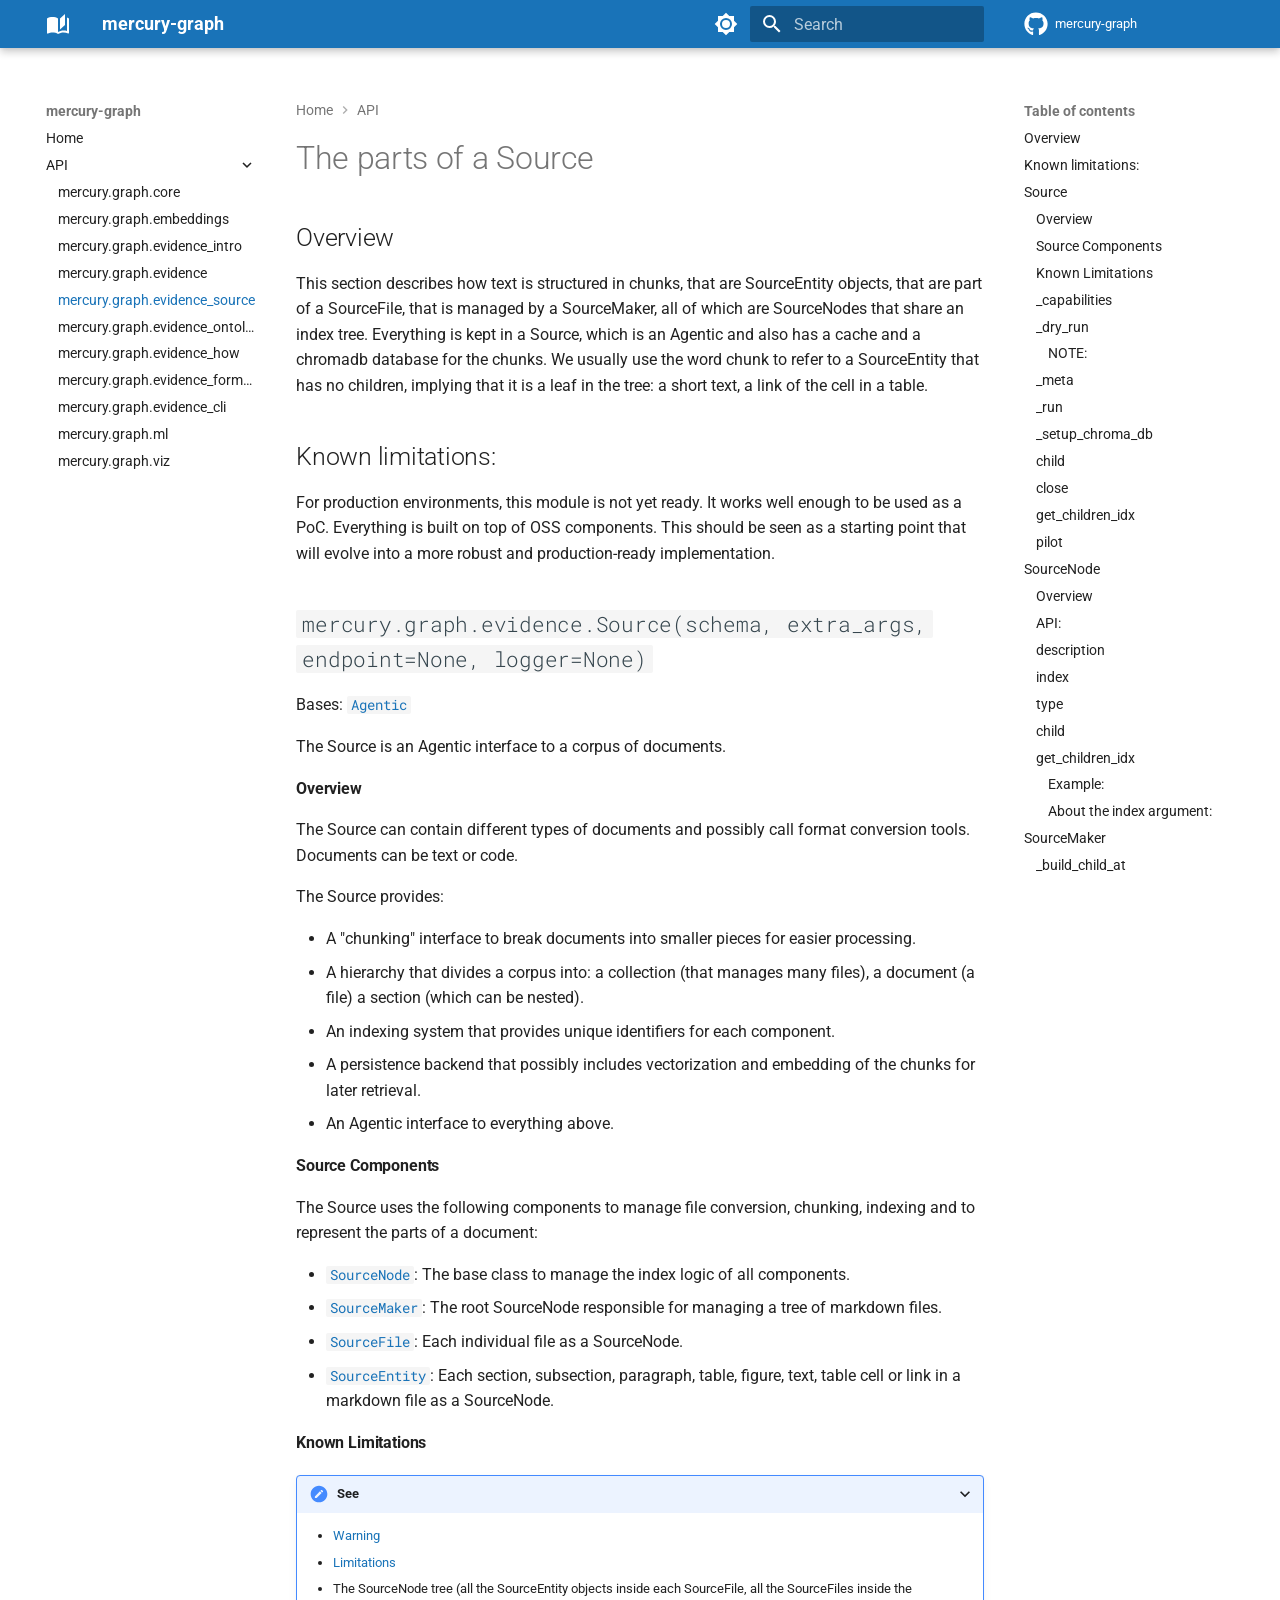
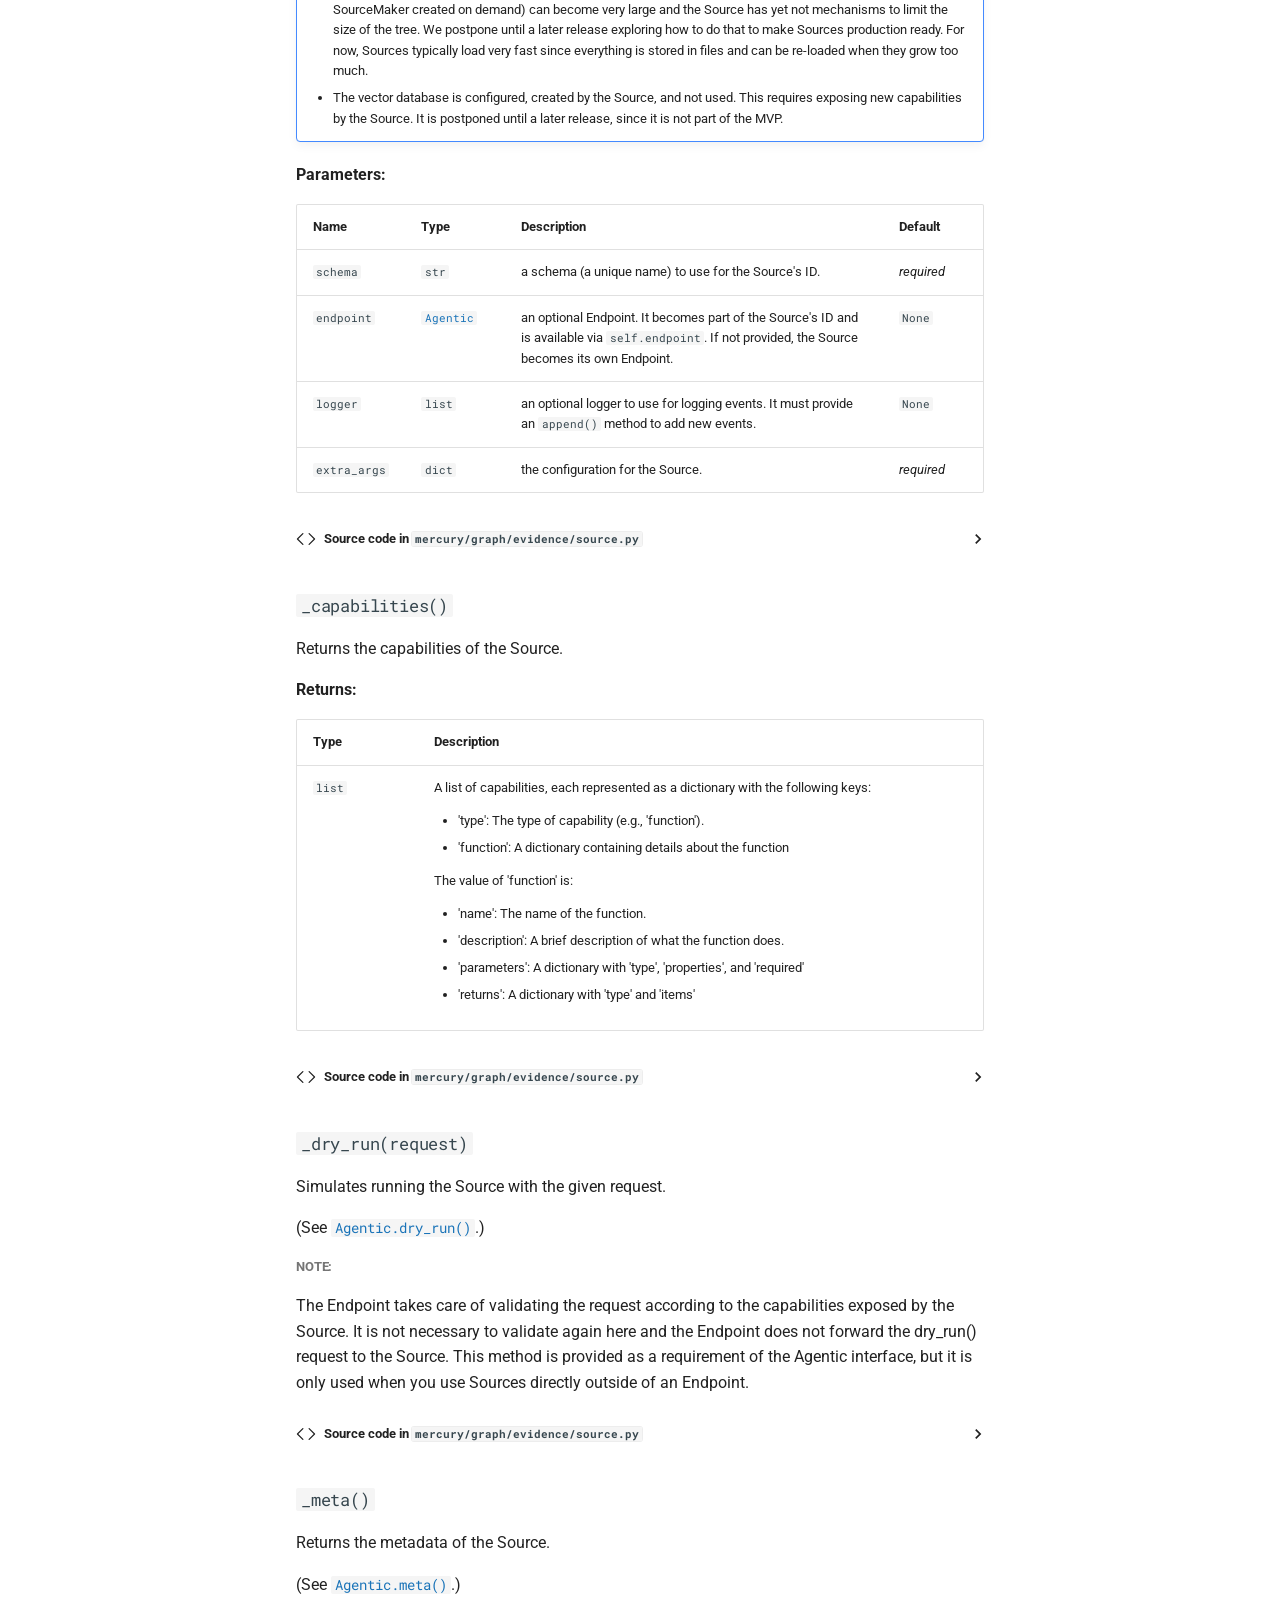
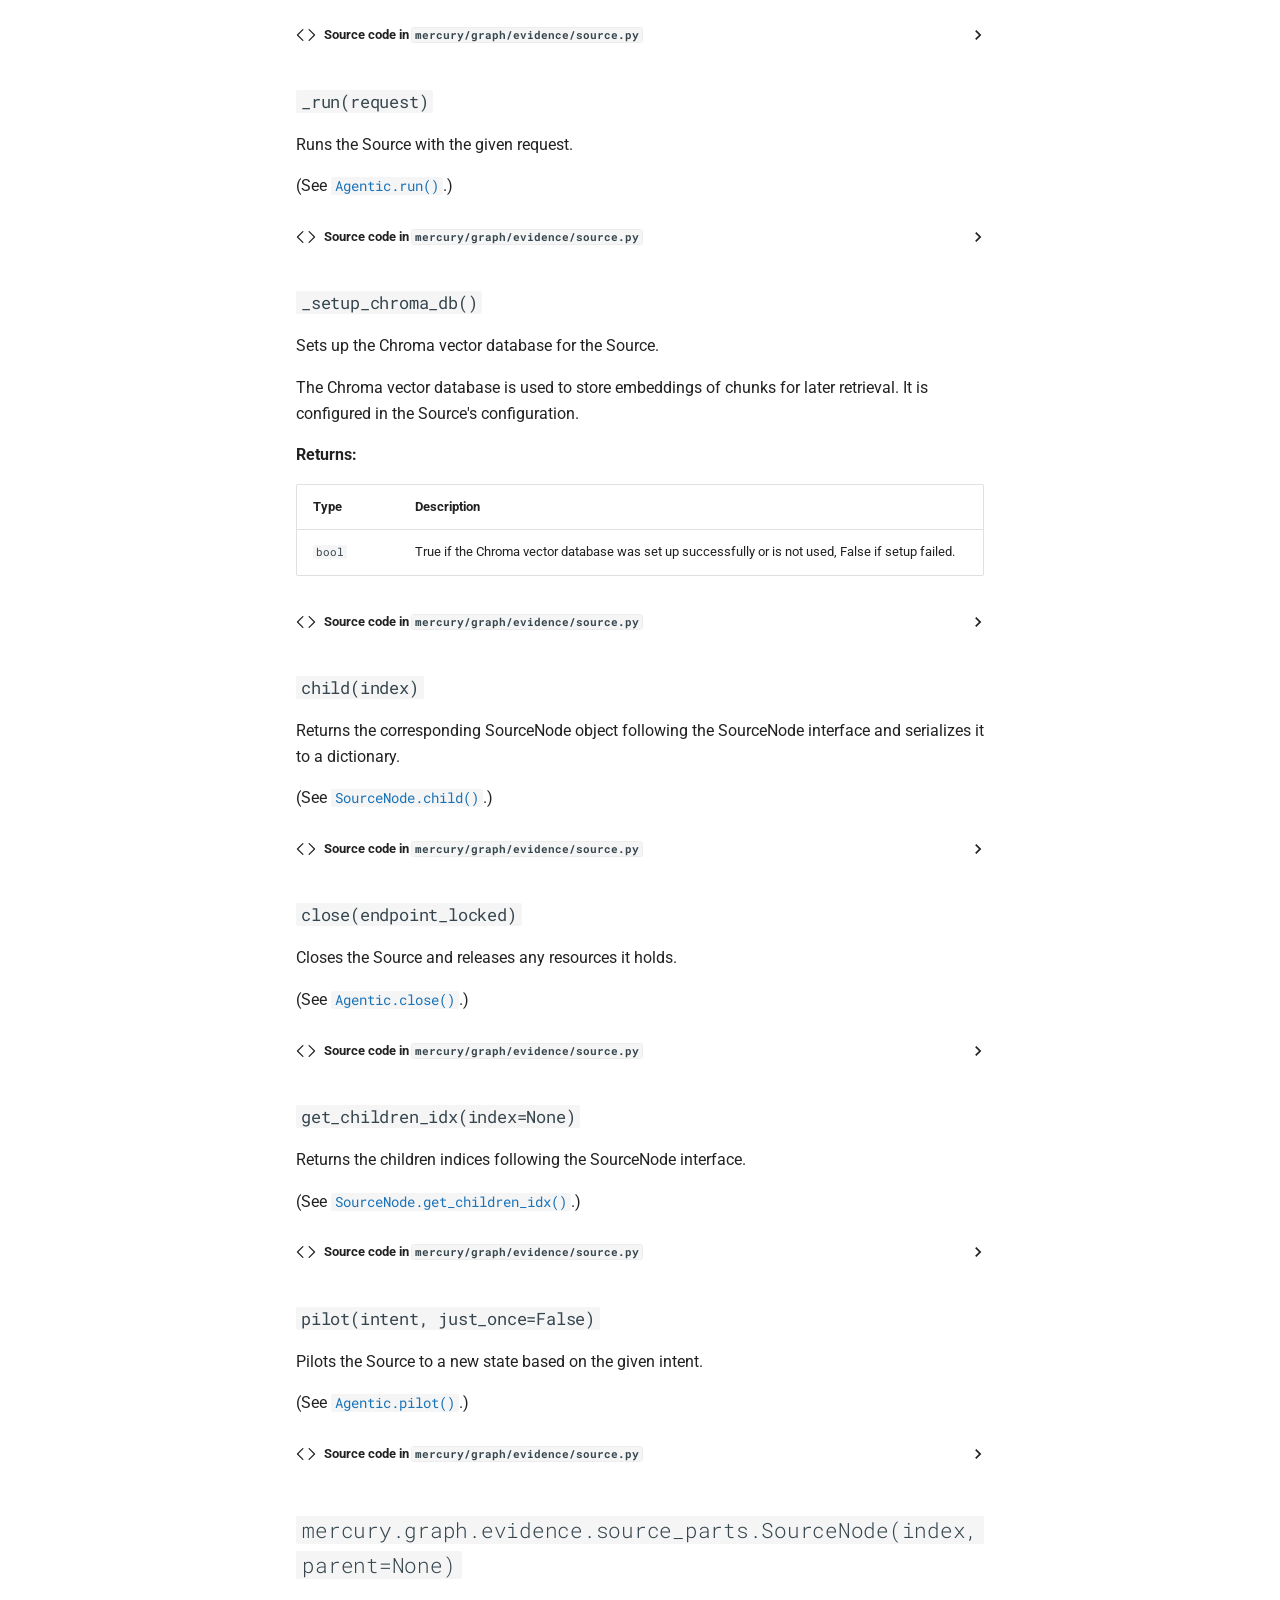
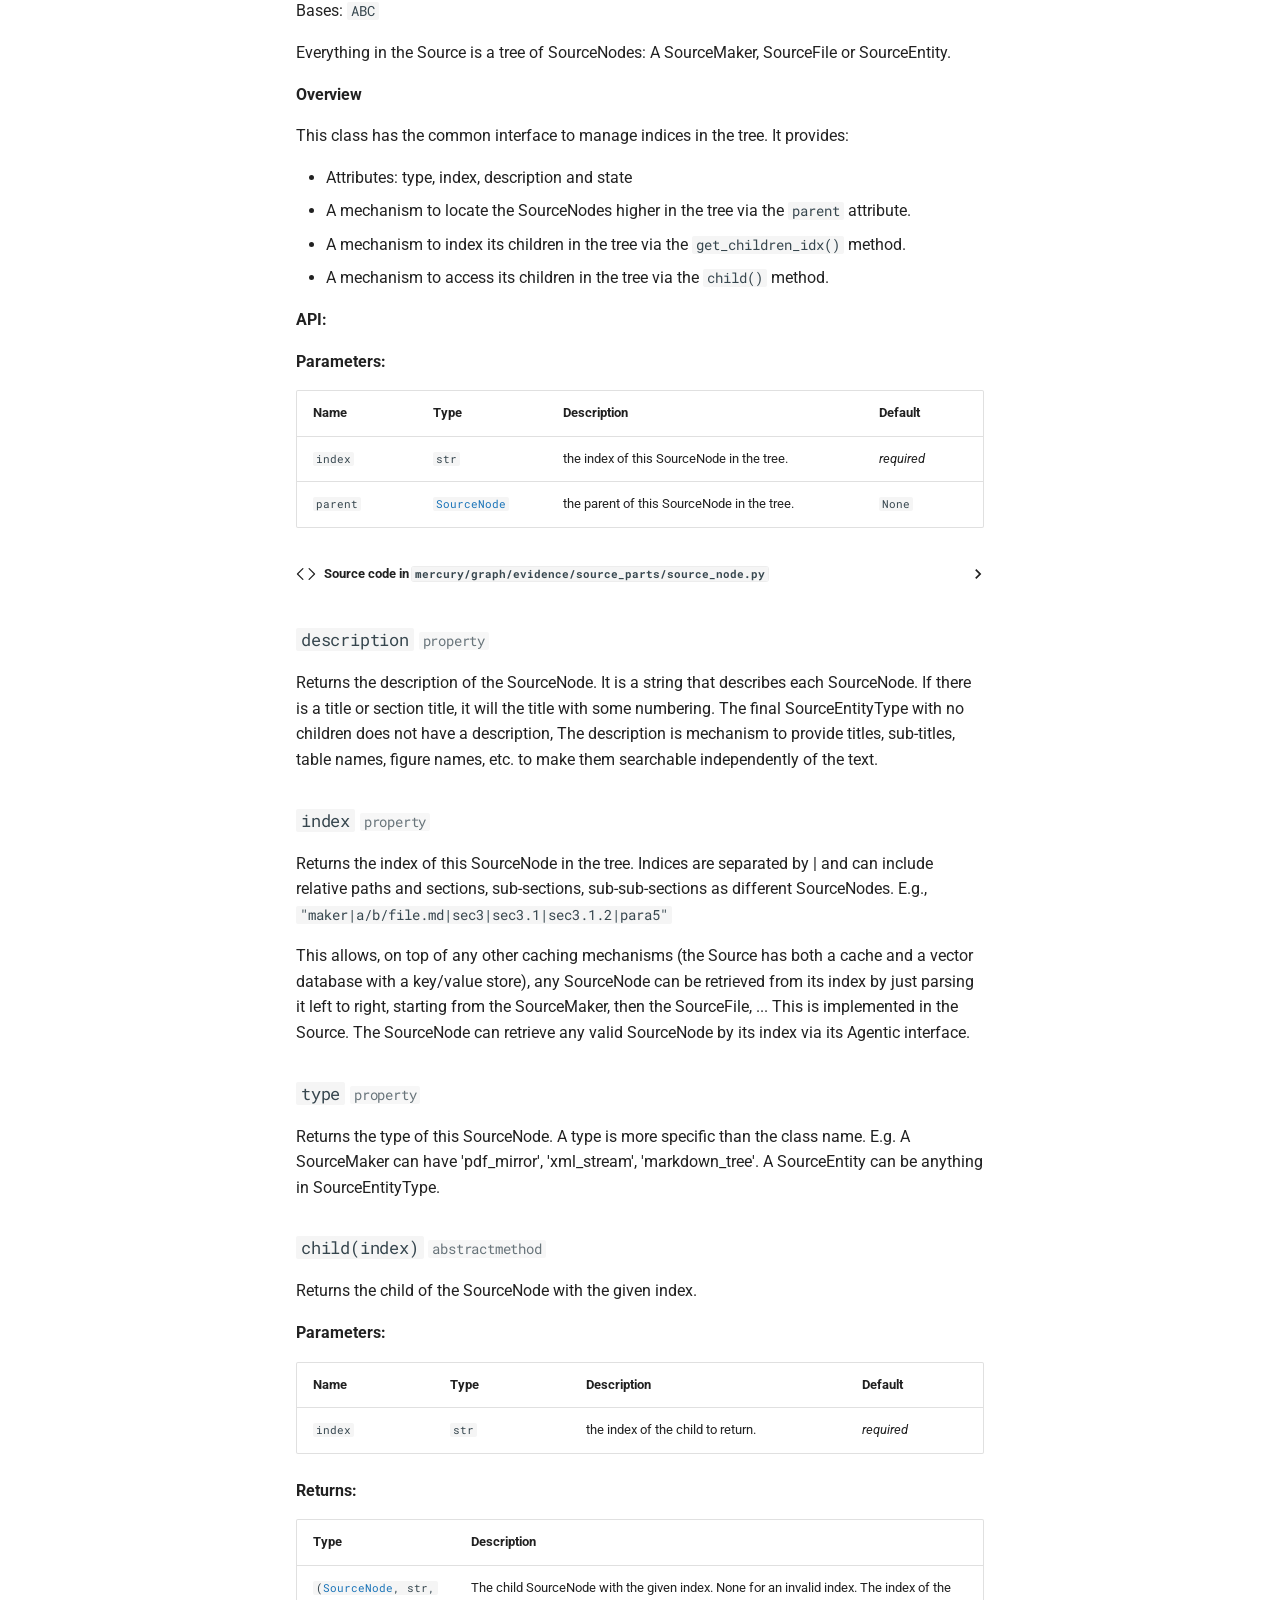
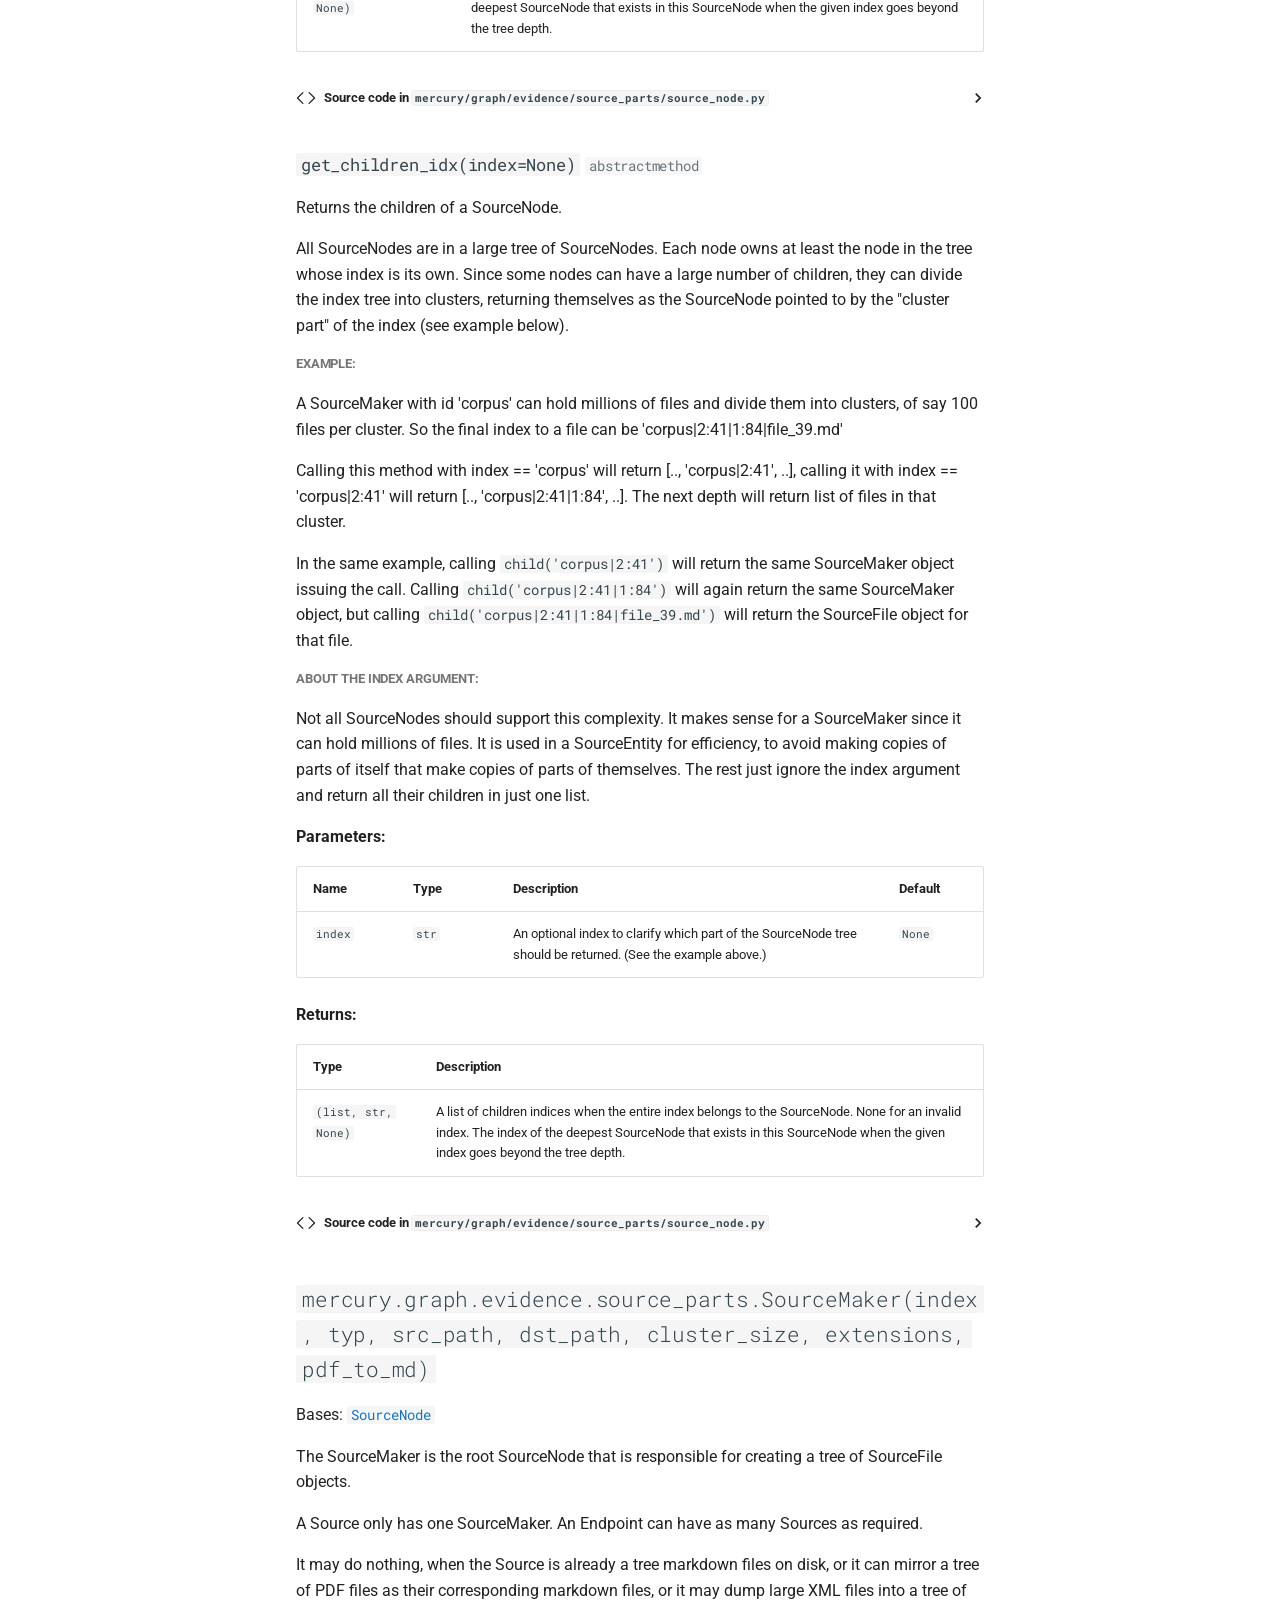
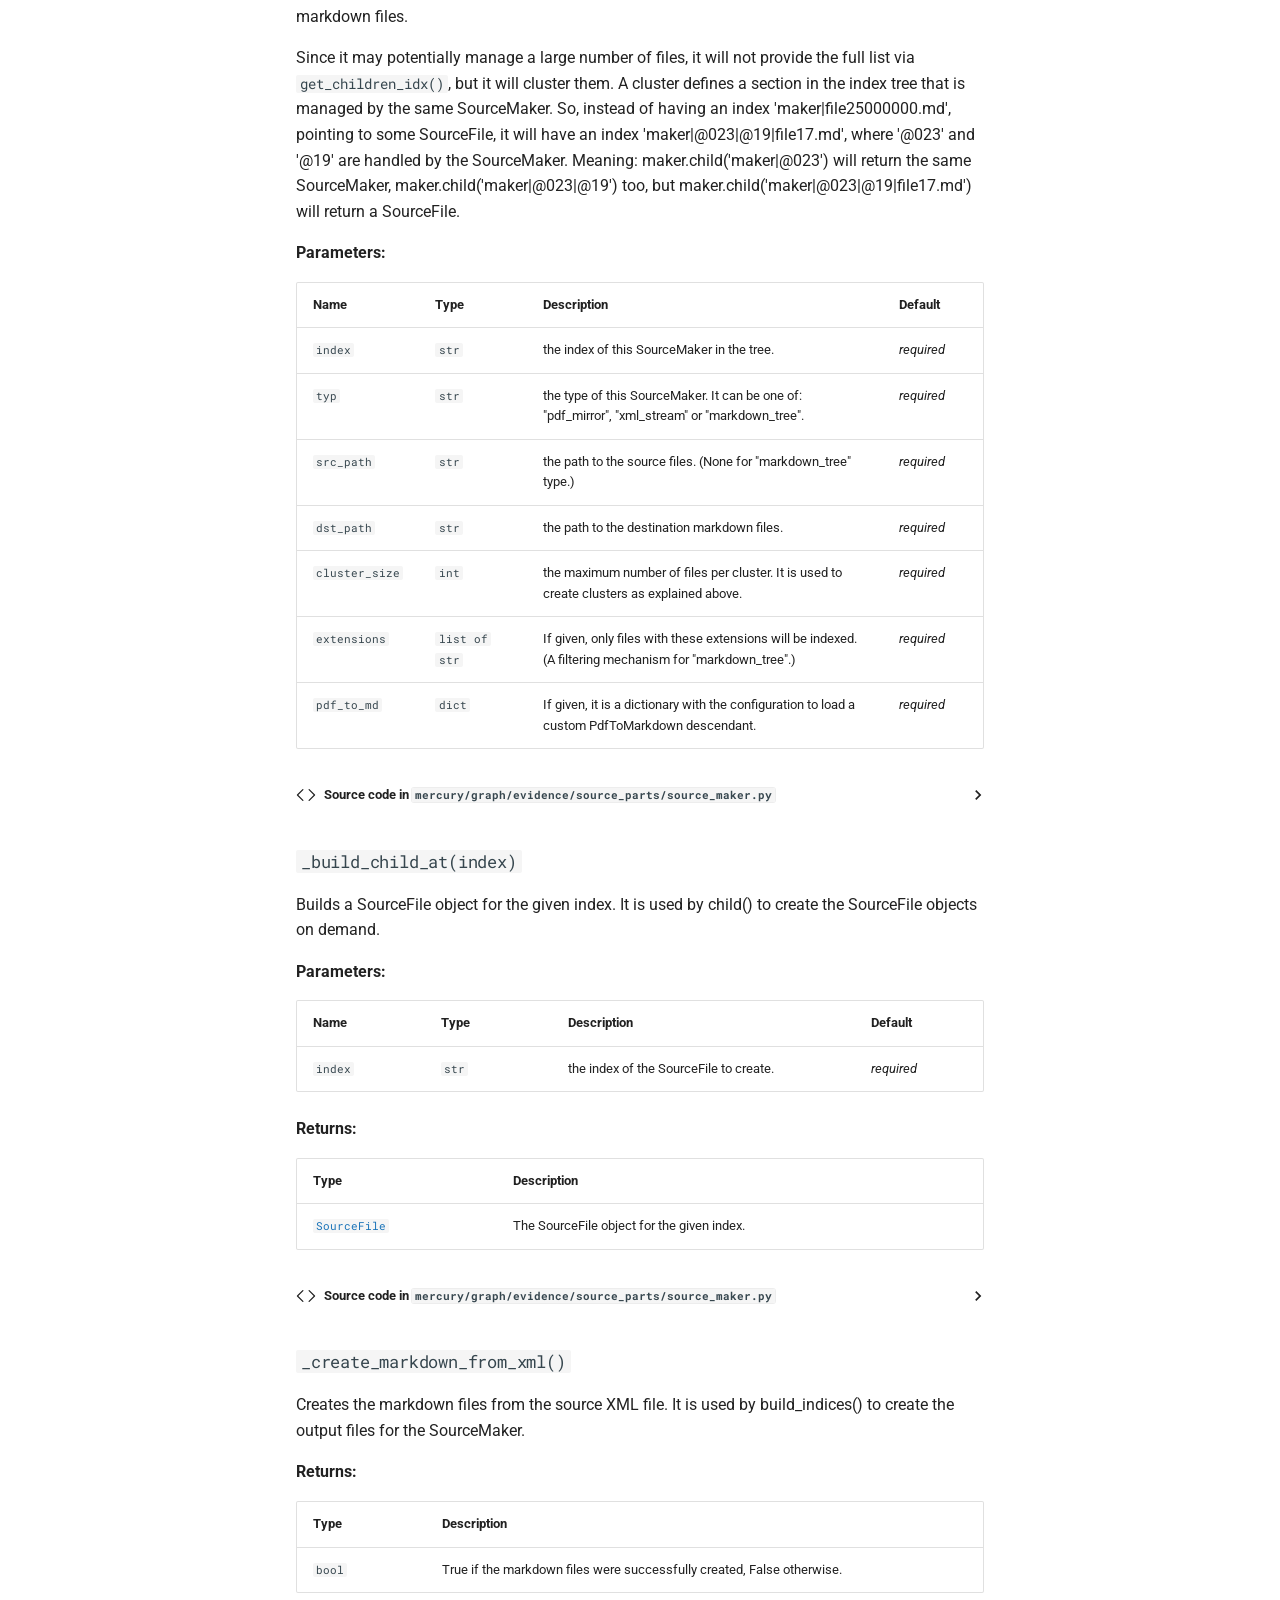
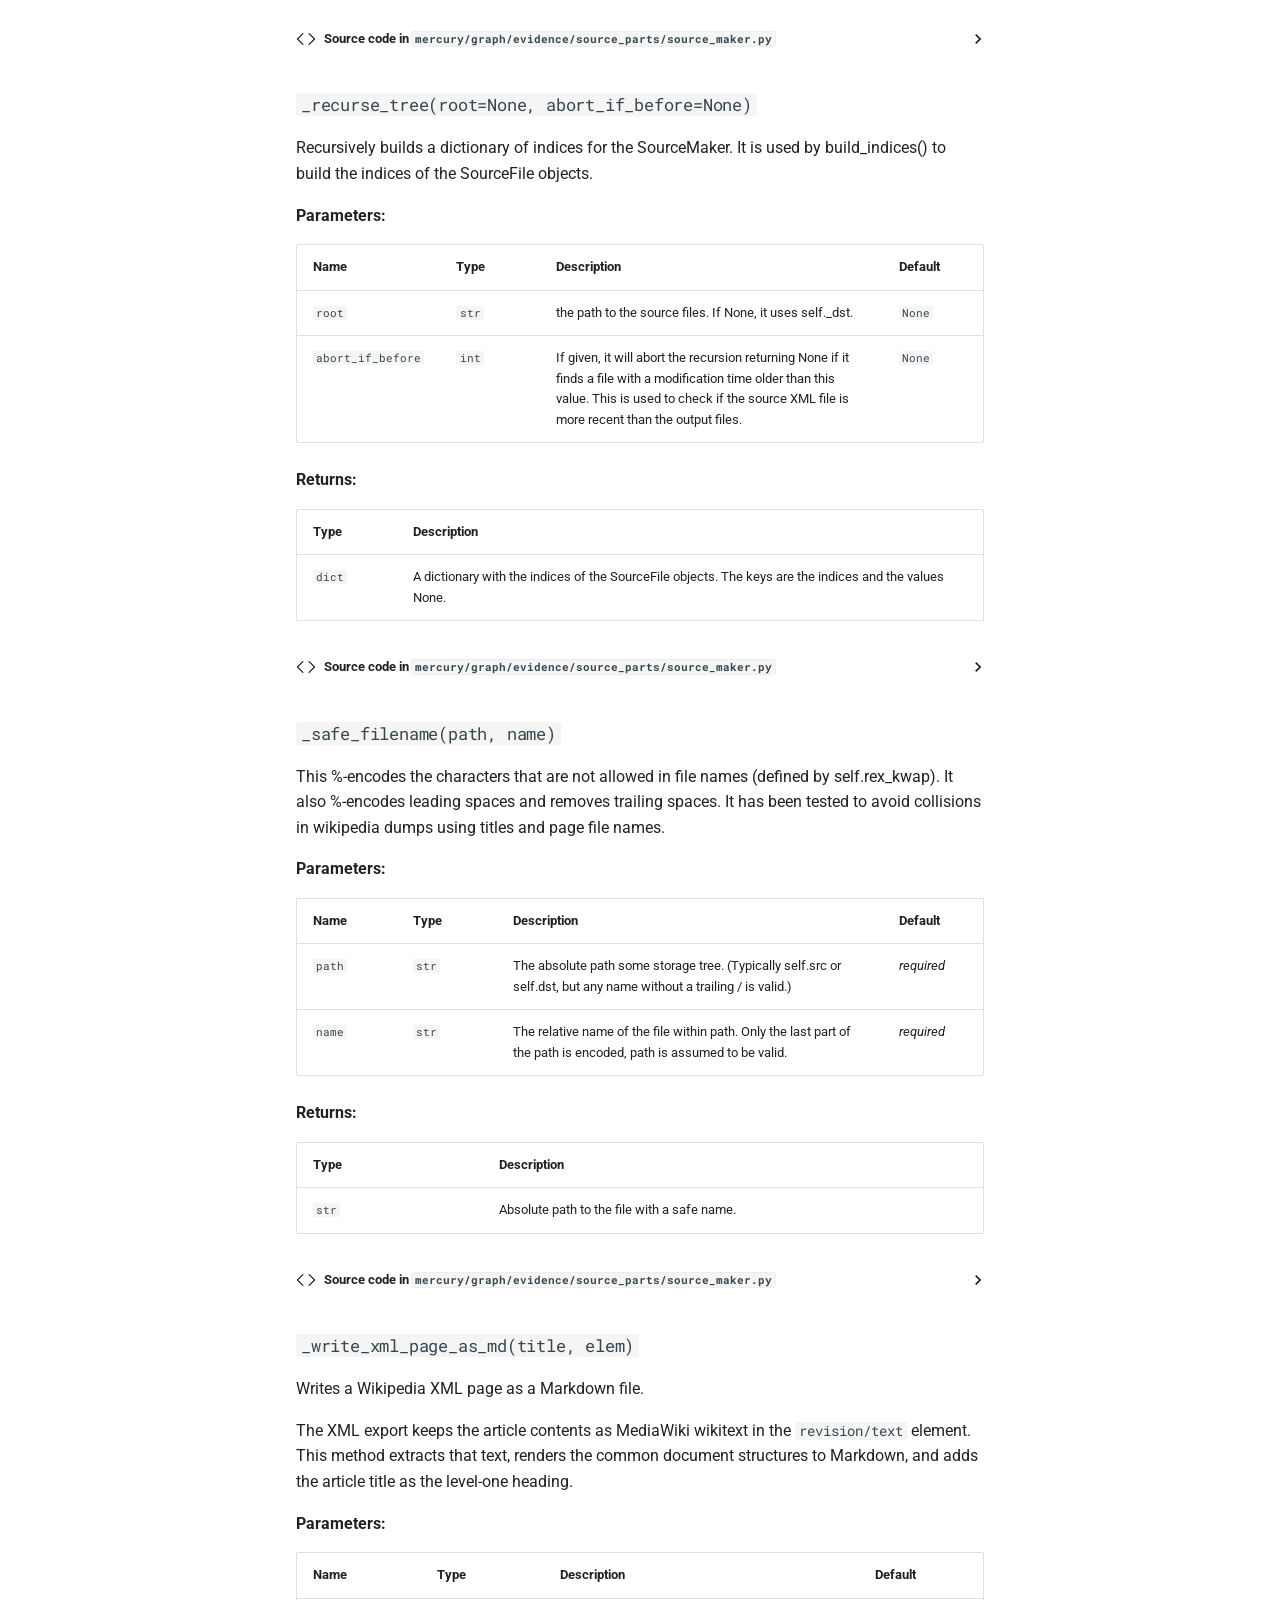
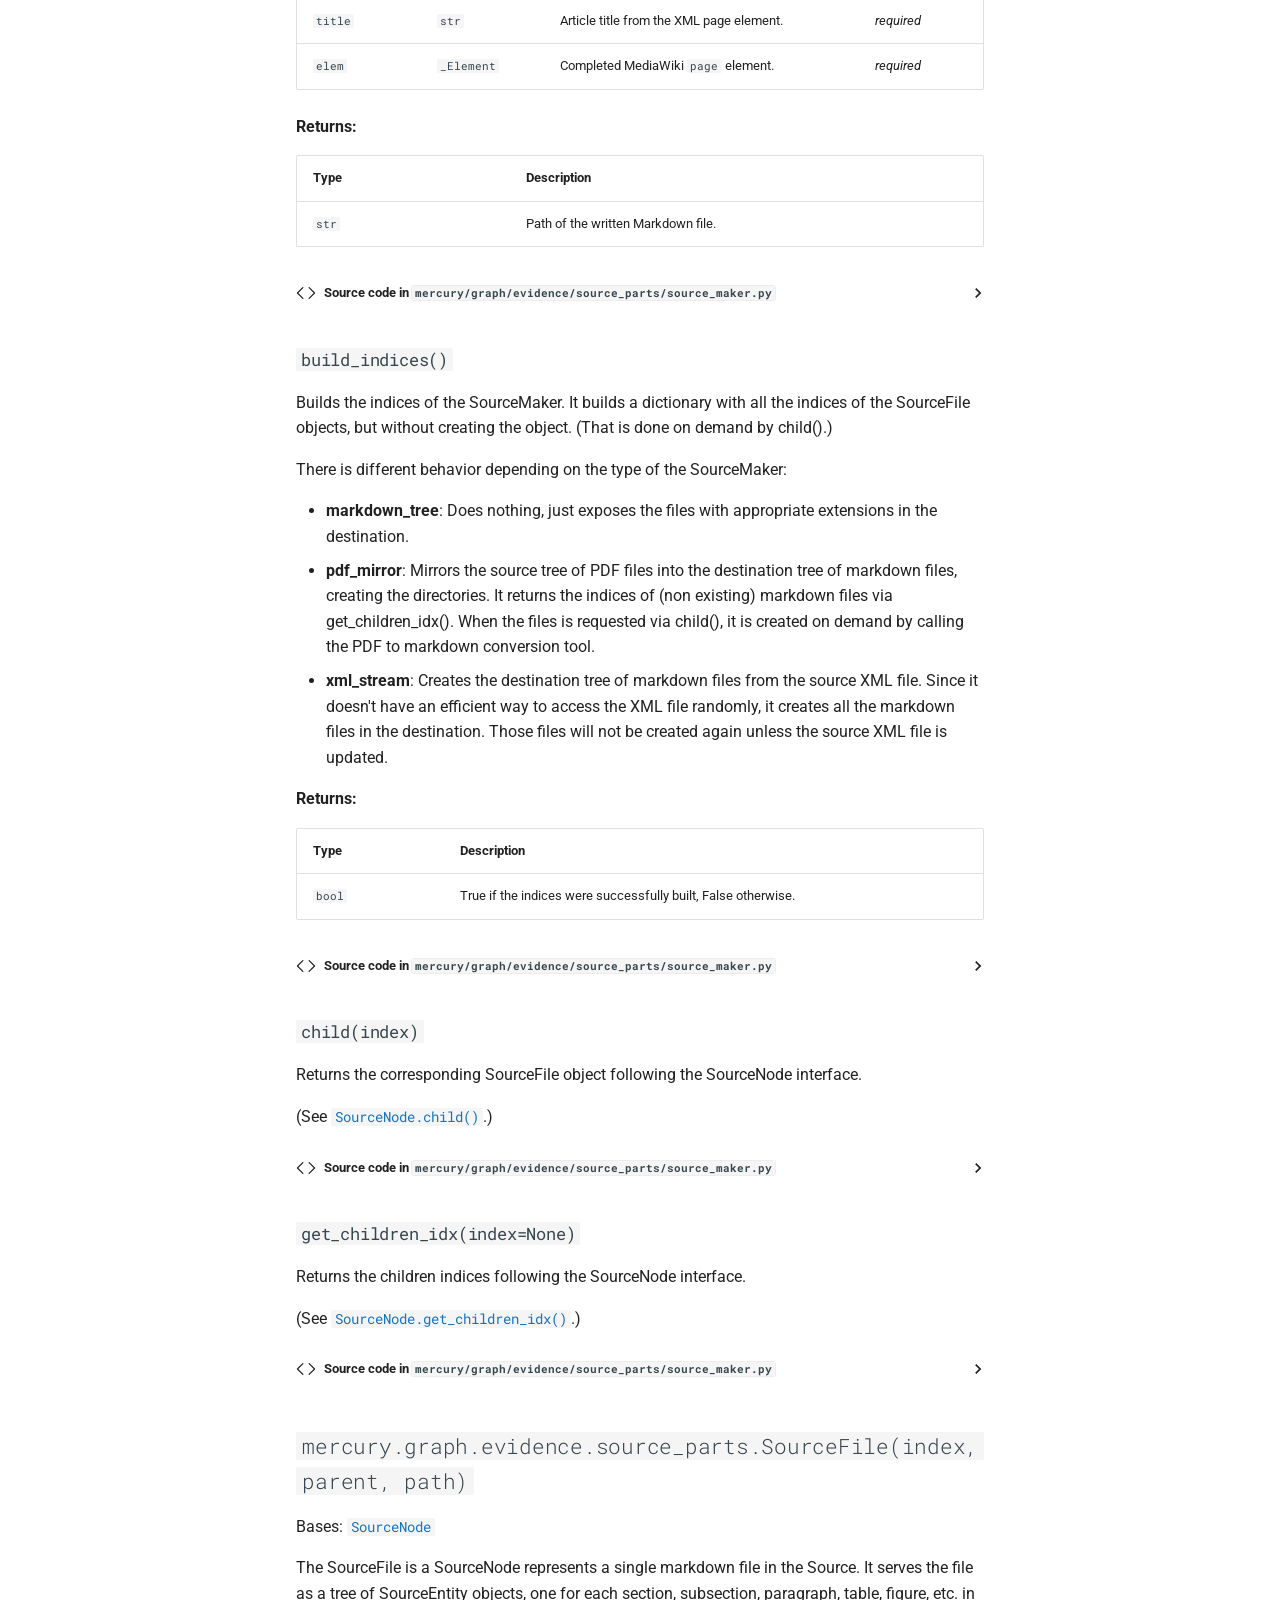
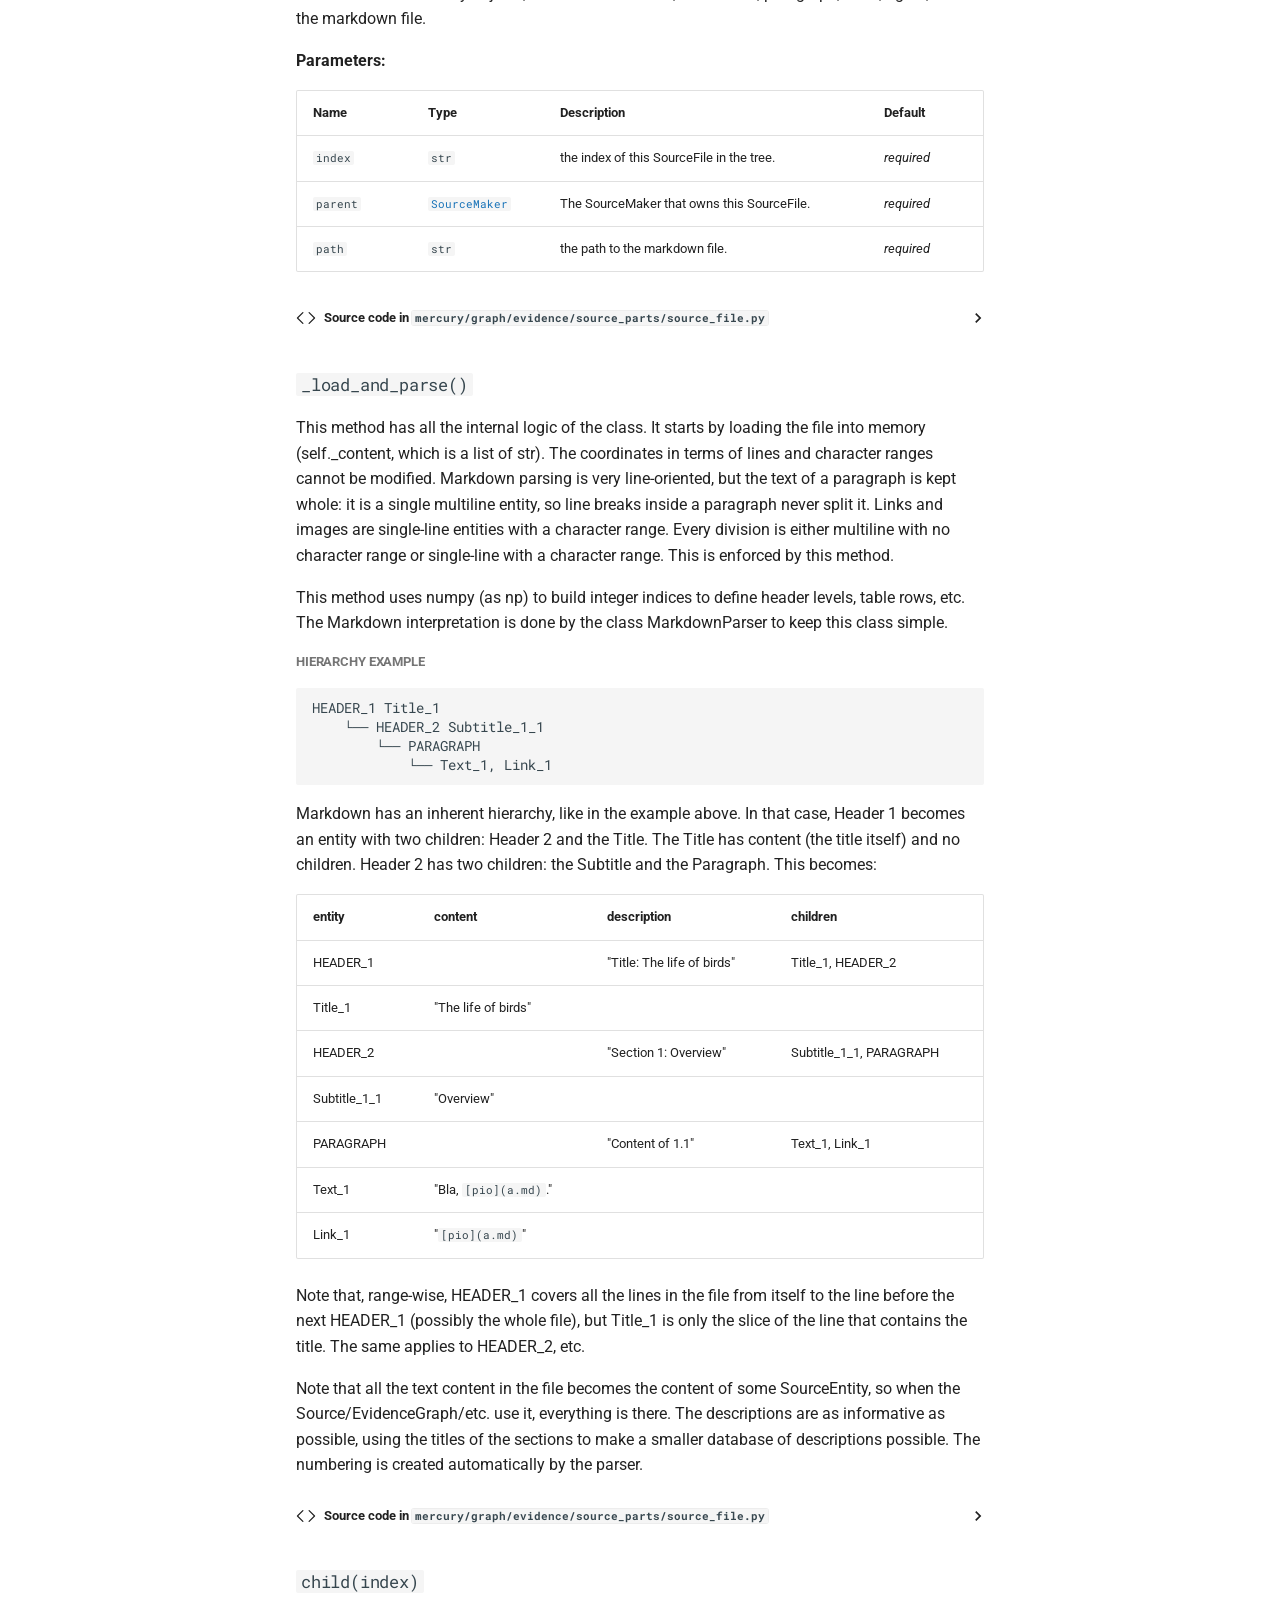
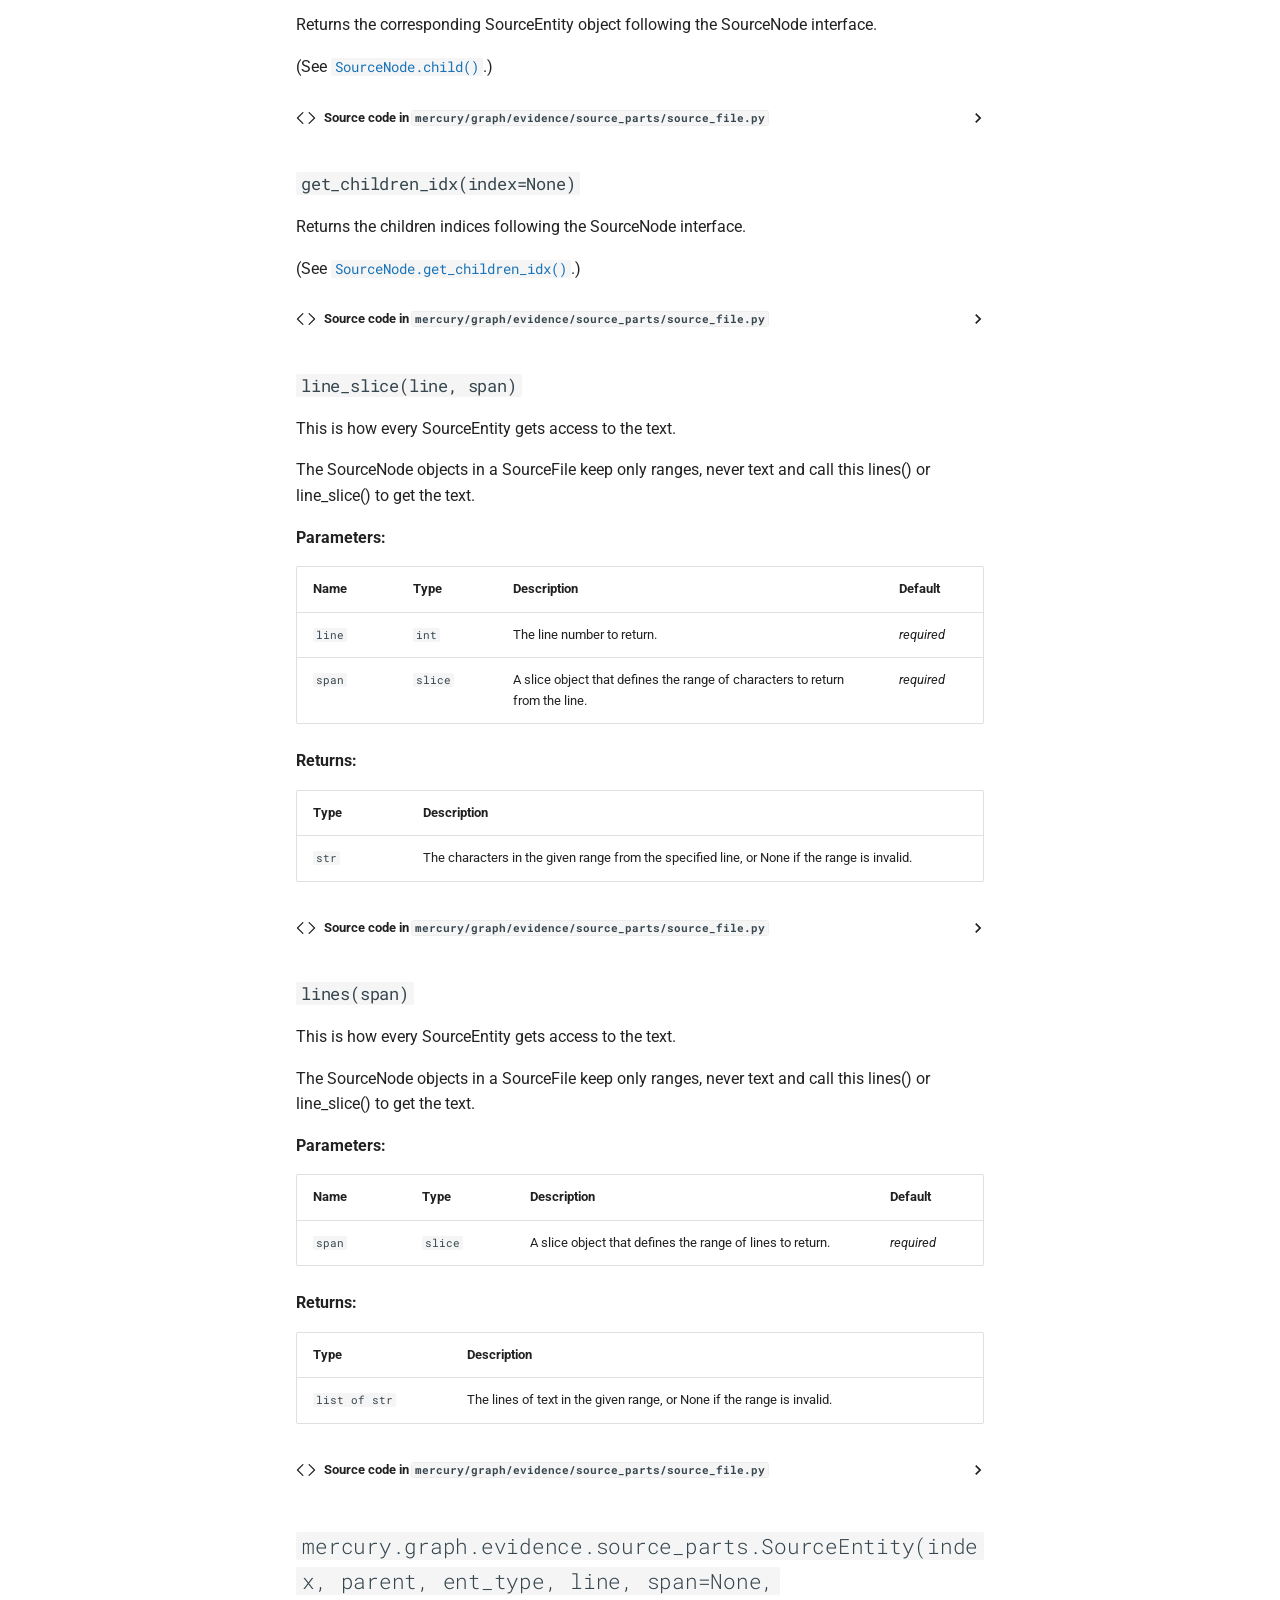
<file: site/reference/evidence_source/index.html>
<!doctype html>
<html lang="en" class="no-js">
  <head>
    
      <meta charset="utf-8">
      <meta name="viewport" content="width=device-width,initial-scale=1">
      
      
      
      
        <link rel="prev" href="../evidence/">
      
      
        <link rel="next" href="../evidence_ontologies/">
      
      
        
      
      
      <link rel="icon" href="../../assets/images/favicon.png">
      <meta name="generator" content="mkdocs-1.6.1, mkdocs-material-9.7.7">
    
    
      
        <title>mercury.graph.evidence_source - mercury-graph</title>
      
    
    
      <link rel="stylesheet" href="../../assets/stylesheets/main.ec1eaa64.min.css">
      
        
        <link rel="stylesheet" href="../../assets/stylesheets/palette.ab4e12ef.min.css">
      
      


    
    
      
    
    
      
        
        
        <link rel="preconnect" href="https://fonts.gstatic.com" crossorigin>
        <link rel="stylesheet" href="https://fonts.googleapis.com/css?family=Roboto:300,300i,400,400i,700,700i%7CRoboto+Mono:400,400i,700,700i&display=fallback">
        <style>:root{--md-text-font:"Roboto";--md-code-font:"Roboto Mono"}</style>
      
    
    
      <link rel="stylesheet" href="../../assets/_mkdocstrings.css">
    
      <link rel="stylesheet" href="../../stylesheets/extra.css">
    
    <script>__md_scope=new URL("../..",location),__md_hash=e=>[...e].reduce(((e,_)=>(e<<5)-e+_.charCodeAt(0)),0),__md_get=(e,_=localStorage,t=__md_scope)=>JSON.parse(_.getItem(t.pathname+"."+e)),__md_set=(e,_,t=localStorage,a=__md_scope)=>{try{t.setItem(a.pathname+"."+e,JSON.stringify(_))}catch(e){}}</script>
    
      

    
    
  </head>
  
  
    
    
      
    
    
    
    
    <body dir="ltr" data-md-color-scheme="default" data-md-color-primary="custom" data-md-color-accent="custom">
  
    
    <input class="md-toggle" data-md-toggle="drawer" type="checkbox" id="__drawer" autocomplete="off">
    <input class="md-toggle" data-md-toggle="search" type="checkbox" id="__search" autocomplete="off">
    <label class="md-overlay" for="__drawer"></label>
    <div data-md-component="skip">
      
        
        <a href="#the-parts-of-a-source" class="md-skip">
          Skip to content
        </a>
      
    </div>
    <div data-md-component="announce">
      
    </div>
    
    
      

  

<header class="md-header md-header--shadow" data-md-component="header">
  <nav class="md-header__inner md-grid" aria-label="Header">
    <a href="../.." title="mercury-graph" class="md-header__button md-logo" aria-label="mercury-graph" data-md-component="logo">
      
  
  <svg xmlns="http://www.w3.org/2000/svg" viewBox="0 0 24 24"><path d="m19 2-5 4.5v11l5-4.5zM6.5 5C4.55 5 2.45 5.4 1 6.5v14.66c0 .25.25.5.5.5.1 0 .15-.07.25-.07 1.35-.65 3.3-1.09 4.75-1.09 1.95 0 4.05.4 5.5 1.5 1.35-.85 3.8-1.5 5.5-1.5 1.65 0 3.35.31 4.75 1.06.1.05.15.03.25.03.25 0 .5-.25.5-.5V6.5c-.6-.45-1.25-.75-2-1V19c-1.1-.35-2.3-.5-3.5-.5-1.7 0-4.15.65-5.5 1.5V6.5C10.55 5.4 8.45 5 6.5 5"/></svg>

    </a>
    <label class="md-header__button md-icon" for="__drawer">
      
      <svg xmlns="http://www.w3.org/2000/svg" viewBox="0 0 24 24"><path d="M3 6h18v2H3zm0 5h18v2H3zm0 5h18v2H3z"/></svg>
    </label>
    <div class="md-header__title" data-md-component="header-title">
      <div class="md-header__ellipsis">
        <div class="md-header__topic">
          <span class="md-ellipsis">
            mercury-graph
          </span>
        </div>
        <div class="md-header__topic" data-md-component="header-topic">
          <span class="md-ellipsis">
            
              mercury.graph.evidence_source
            
          </span>
        </div>
      </div>
    </div>
    
      
        <form class="md-header__option" data-md-component="palette">
  
    
    
    
    <input class="md-option" data-md-color-media="(prefers-color-scheme: light)" data-md-color-scheme="default" data-md-color-primary="custom" data-md-color-accent="custom"  aria-label="Switch to dark mode"  type="radio" name="__palette" id="__palette_0">
    
      <label class="md-header__button md-icon" title="Switch to dark mode" for="__palette_1" hidden>
        <svg xmlns="http://www.w3.org/2000/svg" viewBox="0 0 24 24"><path d="M12 8a4 4 0 0 0-4 4 4 4 0 0 0 4 4 4 4 0 0 0 4-4 4 4 0 0 0-4-4m0 10a6 6 0 0 1-6-6 6 6 0 0 1 6-6 6 6 0 0 1 6 6 6 6 0 0 1-6 6m8-9.31V4h-4.69L12 .69 8.69 4H4v4.69L.69 12 4 15.31V20h4.69L12 23.31 15.31 20H20v-4.69L23.31 12z"/></svg>
      </label>
    
  
    
    
    
    <input class="md-option" data-md-color-media="(prefers-color-scheme: dark)" data-md-color-scheme="slate" data-md-color-primary="custom" data-md-color-accent="custom"  aria-label="Switch to light mode"  type="radio" name="__palette" id="__palette_1">
    
      <label class="md-header__button md-icon" title="Switch to light mode" for="__palette_0" hidden>
        <svg xmlns="http://www.w3.org/2000/svg" viewBox="0 0 24 24"><path d="M12 18c-.89 0-1.74-.2-2.5-.55C11.56 16.5 13 14.42 13 12s-1.44-4.5-3.5-5.45C10.26 6.2 11.11 6 12 6a6 6 0 0 1 6 6 6 6 0 0 1-6 6m8-9.31V4h-4.69L12 .69 8.69 4H4v4.69L.69 12 4 15.31V20h4.69L12 23.31 15.31 20H20v-4.69L23.31 12z"/></svg>
      </label>
    
  
</form>
      
    
    
      <script>var palette=__md_get("__palette");if(palette&&palette.color){if("(prefers-color-scheme)"===palette.color.media){var media=matchMedia("(prefers-color-scheme: light)"),input=document.querySelector(media.matches?"[data-md-color-media='(prefers-color-scheme: light)']":"[data-md-color-media='(prefers-color-scheme: dark)']");palette.color.media=input.getAttribute("data-md-color-media"),palette.color.scheme=input.getAttribute("data-md-color-scheme"),palette.color.primary=input.getAttribute("data-md-color-primary"),palette.color.accent=input.getAttribute("data-md-color-accent")}for(var[key,value]of Object.entries(palette.color))document.body.setAttribute("data-md-color-"+key,value)}</script>
    
    
    
      
      
        <label class="md-header__button md-icon" for="__search">
          
          <svg xmlns="http://www.w3.org/2000/svg" viewBox="0 0 24 24"><path d="M9.5 3A6.5 6.5 0 0 1 16 9.5c0 1.61-.59 3.09-1.56 4.23l.27.27h.79l5 5-1.5 1.5-5-5v-.79l-.27-.27A6.52 6.52 0 0 1 9.5 16 6.5 6.5 0 0 1 3 9.5 6.5 6.5 0 0 1 9.5 3m0 2C7 5 5 7 5 9.5S7 14 9.5 14 14 12 14 9.5 12 5 9.5 5"/></svg>
        </label>
        <div class="md-search" data-md-component="search" role="dialog">
  <label class="md-search__overlay" for="__search"></label>
  <div class="md-search__inner" role="search">
    <form class="md-search__form" name="search">
      <input type="text" class="md-search__input" name="query" aria-label="Search" placeholder="Search" autocapitalize="off" autocorrect="off" autocomplete="off" spellcheck="false" data-md-component="search-query" required>
      <label class="md-search__icon md-icon" for="__search">
        
        <svg xmlns="http://www.w3.org/2000/svg" viewBox="0 0 24 24"><path d="M9.5 3A6.5 6.5 0 0 1 16 9.5c0 1.61-.59 3.09-1.56 4.23l.27.27h.79l5 5-1.5 1.5-5-5v-.79l-.27-.27A6.52 6.52 0 0 1 9.5 16 6.5 6.5 0 0 1 3 9.5 6.5 6.5 0 0 1 9.5 3m0 2C7 5 5 7 5 9.5S7 14 9.5 14 14 12 14 9.5 12 5 9.5 5"/></svg>
        
        <svg xmlns="http://www.w3.org/2000/svg" viewBox="0 0 24 24"><path d="M20 11v2H8l5.5 5.5-1.42 1.42L4.16 12l7.92-7.92L13.5 5.5 8 11z"/></svg>
      </label>
      <nav class="md-search__options" aria-label="Search">
        
          <a href="javascript:void(0)" class="md-search__icon md-icon" title="Share" aria-label="Share" data-clipboard data-clipboard-text="" data-md-component="search-share" tabindex="-1">
            
            <svg xmlns="http://www.w3.org/2000/svg" viewBox="0 0 24 24"><path d="M18 16.08c-.76 0-1.44.3-1.96.77L8.91 12.7c.05-.23.09-.46.09-.7s-.04-.47-.09-.7l7.05-4.11c.54.5 1.25.81 2.04.81a3 3 0 0 0 3-3 3 3 0 0 0-3-3 3 3 0 0 0-3 3c0 .24.04.47.09.7L8.04 9.81C7.5 9.31 6.79 9 6 9a3 3 0 0 0-3 3 3 3 0 0 0 3 3c.79 0 1.5-.31 2.04-.81l7.12 4.15c-.05.21-.08.43-.08.66 0 1.61 1.31 2.91 2.92 2.91s2.92-1.3 2.92-2.91A2.92 2.92 0 0 0 18 16.08"/></svg>
          </a>
        
        <button type="reset" class="md-search__icon md-icon" title="Clear" aria-label="Clear" tabindex="-1">
          
          <svg xmlns="http://www.w3.org/2000/svg" viewBox="0 0 24 24"><path d="M19 6.41 17.59 5 12 10.59 6.41 5 5 6.41 10.59 12 5 17.59 6.41 19 12 13.41 17.59 19 19 17.59 13.41 12z"/></svg>
        </button>
      </nav>
      
        <div class="md-search__suggest" data-md-component="search-suggest"></div>
      
    </form>
    <div class="md-search__output">
      <div class="md-search__scrollwrap" tabindex="0" data-md-scrollfix>
        <div class="md-search-result" data-md-component="search-result">
          <div class="md-search-result__meta">
            Initializing search
          </div>
          <ol class="md-search-result__list" role="presentation"></ol>
        </div>
      </div>
    </div>
  </div>
</div>
      
    
    
      <div class="md-header__source">
        <a href="https://github.com/BBVA/mercury-graph/" title="Go to repository" class="md-source" data-md-component="source">
  <div class="md-source__icon md-icon">
    
    <svg xmlns="http://www.w3.org/2000/svg" viewBox="0 0 512 512"><!--! Font Awesome Free 7.1.0 by @fontawesome - https://fontawesome.com License - https://fontawesome.com/license/free (Icons: CC BY 4.0, Fonts: SIL OFL 1.1, Code: MIT License) Copyright 2025 Fonticons, Inc.--><path d="M173.9 397.4c0 2-2.3 3.6-5.2 3.6-3.3.3-5.6-1.3-5.6-3.6 0-2 2.3-3.6 5.2-3.6 3-.3 5.6 1.3 5.6 3.6m-31.1-4.5c-.7 2 1.3 4.3 4.3 4.9 2.6 1 5.6 0 6.2-2s-1.3-4.3-4.3-5.2c-2.6-.7-5.5.3-6.2 2.3m44.2-1.7c-2.9.7-4.9 2.6-4.6 4.9.3 2 2.9 3.3 5.9 2.6 2.9-.7 4.9-2.6 4.6-4.6-.3-1.9-3-3.2-5.9-2.9M252.8 8C114.1 8 8 113.3 8 252c0 110.9 69.8 205.8 169.5 239.2 12.8 2.3 17.3-5.6 17.3-12.1 0-6.2-.3-40.4-.3-61.4 0 0-70 15-84.7-29.8 0 0-11.4-29.1-27.8-36.6 0 0-22.9-15.7 1.6-15.4 0 0 24.9 2 38.6 25.8 21.9 38.6 58.6 27.5 72.9 20.9 2.3-16 8.8-27.1 16-33.7-55.9-6.2-112.3-14.3-112.3-110.5 0-27.5 7.6-41.3 23.6-58.9-2.6-6.5-11.1-33.3 2.6-67.9 20.9-6.5 69 27 69 27 20-5.6 41.5-8.5 62.8-8.5s42.8 2.9 62.8 8.5c0 0 48.1-33.6 69-27 13.7 34.7 5.2 61.4 2.6 67.9 16 17.7 25.8 31.5 25.8 58.9 0 96.5-58.9 104.2-114.8 110.5 9.2 7.9 17 22.9 17 46.4 0 33.7-.3 75.4-.3 83.6 0 6.5 4.6 14.4 17.3 12.1C436.2 457.8 504 362.9 504 252 504 113.3 391.5 8 252.8 8M105.2 352.9c-1.3 1-1 3.3.7 5.2 1.6 1.6 3.9 2.3 5.2 1 1.3-1 1-3.3-.7-5.2-1.6-1.6-3.9-2.3-5.2-1m-10.8-8.1c-.7 1.3.3 2.9 2.3 3.9 1.6 1 3.6.7 4.3-.7.7-1.3-.3-2.9-2.3-3.9-2-.6-3.6-.3-4.3.7m32.4 35.6c-1.6 1.3-1 4.3 1.3 6.2 2.3 2.3 5.2 2.6 6.5 1 1.3-1.3.7-4.3-1.3-6.2-2.2-2.3-5.2-2.6-6.5-1m-11.4-14.7c-1.6 1-1.6 3.6 0 5.9s4.3 3.3 5.6 2.3c1.6-1.3 1.6-3.9 0-6.2-1.4-2.3-4-3.3-5.6-2"/></svg>
  </div>
  <div class="md-source__repository">
    mercury-graph
  </div>
</a>
      </div>
    
  </nav>
  
</header>
    
    <div class="md-container" data-md-component="container">
      
      
        
          
        
      
      <main class="md-main" data-md-component="main">
        <div class="md-main__inner md-grid">
          
            
              
              <div class="md-sidebar md-sidebar--primary" data-md-component="sidebar" data-md-type="navigation" >
                <div class="md-sidebar__scrollwrap">
                  <div class="md-sidebar__inner">
                    



<nav class="md-nav md-nav--primary" aria-label="Navigation" data-md-level="0">
  <label class="md-nav__title" for="__drawer">
    <a href="../.." title="mercury-graph" class="md-nav__button md-logo" aria-label="mercury-graph" data-md-component="logo">
      
  
  <svg xmlns="http://www.w3.org/2000/svg" viewBox="0 0 24 24"><path d="m19 2-5 4.5v11l5-4.5zM6.5 5C4.55 5 2.45 5.4 1 6.5v14.66c0 .25.25.5.5.5.1 0 .15-.07.25-.07 1.35-.65 3.3-1.09 4.75-1.09 1.95 0 4.05.4 5.5 1.5 1.35-.85 3.8-1.5 5.5-1.5 1.65 0 3.35.31 4.75 1.06.1.05.15.03.25.03.25 0 .5-.25.5-.5V6.5c-.6-.45-1.25-.75-2-1V19c-1.1-.35-2.3-.5-3.5-.5-1.7 0-4.15.65-5.5 1.5V6.5C10.55 5.4 8.45 5 6.5 5"/></svg>

    </a>
    mercury-graph
  </label>
  
    <div class="md-nav__source">
      <a href="https://github.com/BBVA/mercury-graph/" title="Go to repository" class="md-source" data-md-component="source">
  <div class="md-source__icon md-icon">
    
    <svg xmlns="http://www.w3.org/2000/svg" viewBox="0 0 512 512"><!--! Font Awesome Free 7.1.0 by @fontawesome - https://fontawesome.com License - https://fontawesome.com/license/free (Icons: CC BY 4.0, Fonts: SIL OFL 1.1, Code: MIT License) Copyright 2025 Fonticons, Inc.--><path d="M173.9 397.4c0 2-2.3 3.6-5.2 3.6-3.3.3-5.6-1.3-5.6-3.6 0-2 2.3-3.6 5.2-3.6 3-.3 5.6 1.3 5.6 3.6m-31.1-4.5c-.7 2 1.3 4.3 4.3 4.9 2.6 1 5.6 0 6.2-2s-1.3-4.3-4.3-5.2c-2.6-.7-5.5.3-6.2 2.3m44.2-1.7c-2.9.7-4.9 2.6-4.6 4.9.3 2 2.9 3.3 5.9 2.6 2.9-.7 4.9-2.6 4.6-4.6-.3-1.9-3-3.2-5.9-2.9M252.8 8C114.1 8 8 113.3 8 252c0 110.9 69.8 205.8 169.5 239.2 12.8 2.3 17.3-5.6 17.3-12.1 0-6.2-.3-40.4-.3-61.4 0 0-70 15-84.7-29.8 0 0-11.4-29.1-27.8-36.6 0 0-22.9-15.7 1.6-15.4 0 0 24.9 2 38.6 25.8 21.9 38.6 58.6 27.5 72.9 20.9 2.3-16 8.8-27.1 16-33.7-55.9-6.2-112.3-14.3-112.3-110.5 0-27.5 7.6-41.3 23.6-58.9-2.6-6.5-11.1-33.3 2.6-67.9 20.9-6.5 69 27 69 27 20-5.6 41.5-8.5 62.8-8.5s42.8 2.9 62.8 8.5c0 0 48.1-33.6 69-27 13.7 34.7 5.2 61.4 2.6 67.9 16 17.7 25.8 31.5 25.8 58.9 0 96.5-58.9 104.2-114.8 110.5 9.2 7.9 17 22.9 17 46.4 0 33.7-.3 75.4-.3 83.6 0 6.5 4.6 14.4 17.3 12.1C436.2 457.8 504 362.9 504 252 504 113.3 391.5 8 252.8 8M105.2 352.9c-1.3 1-1 3.3.7 5.2 1.6 1.6 3.9 2.3 5.2 1 1.3-1 1-3.3-.7-5.2-1.6-1.6-3.9-2.3-5.2-1m-10.8-8.1c-.7 1.3.3 2.9 2.3 3.9 1.6 1 3.6.7 4.3-.7.7-1.3-.3-2.9-2.3-3.9-2-.6-3.6-.3-4.3.7m32.4 35.6c-1.6 1.3-1 4.3 1.3 6.2 2.3 2.3 5.2 2.6 6.5 1 1.3-1.3.7-4.3-1.3-6.2-2.2-2.3-5.2-2.6-6.5-1m-11.4-14.7c-1.6 1-1.6 3.6 0 5.9s4.3 3.3 5.6 2.3c1.6-1.3 1.6-3.9 0-6.2-1.4-2.3-4-3.3-5.6-2"/></svg>
  </div>
  <div class="md-source__repository">
    mercury-graph
  </div>
</a>
    </div>
  
  <ul class="md-nav__list" data-md-scrollfix>
    
      
      
  
  
  
  
    <li class="md-nav__item">
      <a href="../.." class="md-nav__link">
        
  
  
  <span class="md-ellipsis">
    
  
    Home
  

    
  </span>
  
  

      </a>
    </li>
  

    
      
      
  
  
    
  
  
  
    
    
      
        
      
        
      
        
      
        
      
        
      
        
      
        
      
        
      
        
      
        
      
        
      
    
    
    
    
    <li class="md-nav__item md-nav__item--active md-nav__item--nested">
      
        
        
        <input class="md-nav__toggle md-toggle " type="checkbox" id="__nav_2" checked>
        
          
          <label class="md-nav__link" for="__nav_2" id="__nav_2_label" tabindex="0">
            
  
  
  <span class="md-ellipsis">
    
  
    API
  

    
  </span>
  
  

            <span class="md-nav__icon md-icon"></span>
          </label>
        
        <nav class="md-nav" data-md-level="1" aria-labelledby="__nav_2_label" aria-expanded="true">
          <label class="md-nav__title" for="__nav_2">
            <span class="md-nav__icon md-icon"></span>
            
  
    API
  

          </label>
          <ul class="md-nav__list" data-md-scrollfix>
            
              
                
  
  
  
  
    <li class="md-nav__item">
      <a href="../core/" class="md-nav__link">
        
  
  
  <span class="md-ellipsis">
    
  
    mercury.graph.core
  

    
  </span>
  
  

      </a>
    </li>
  

              
            
              
                
  
  
  
  
    <li class="md-nav__item">
      <a href="../embeddings/" class="md-nav__link">
        
  
  
  <span class="md-ellipsis">
    
  
    mercury.graph.embeddings
  

    
  </span>
  
  

      </a>
    </li>
  

              
            
              
                
  
  
  
  
    <li class="md-nav__item">
      <a href="../evidence_intro/" class="md-nav__link">
        
  
  
  <span class="md-ellipsis">
    
  
    mercury.graph.evidence_intro
  

    
  </span>
  
  

      </a>
    </li>
  

              
            
              
                
  
  
  
  
    <li class="md-nav__item">
      <a href="../evidence/" class="md-nav__link">
        
  
  
  <span class="md-ellipsis">
    
  
    mercury.graph.evidence
  

    
  </span>
  
  

      </a>
    </li>
  

              
            
              
                
  
  
    
  
  
  
    <li class="md-nav__item md-nav__item--active">
      
      <input class="md-nav__toggle md-toggle" type="checkbox" id="__toc">
      
      
        
      
      
        <label class="md-nav__link md-nav__link--active" for="__toc">
          
  
  
  <span class="md-ellipsis">
    
  
    mercury.graph.evidence_source
  

    
  </span>
  
  

          <span class="md-nav__icon md-icon"></span>
        </label>
      
      <a href="./" class="md-nav__link md-nav__link--active">
        
  
  
  <span class="md-ellipsis">
    
  
    mercury.graph.evidence_source
  

    
  </span>
  
  

      </a>
      
        

<nav class="md-nav md-nav--secondary" aria-label="Table of contents">
  
  
  
    
  
  
    <label class="md-nav__title" for="__toc">
      <span class="md-nav__icon md-icon"></span>
      Table of contents
    </label>
    <ul class="md-nav__list" data-md-component="toc" data-md-scrollfix>
      
        <li class="md-nav__item">
  <a href="#overview" class="md-nav__link">
    <span class="md-ellipsis">
      
        Overview
      
    </span>
  </a>
  
</li>
      
        <li class="md-nav__item">
  <a href="#known-limitations" class="md-nav__link">
    <span class="md-ellipsis">
      
        Known limitations:
      
    </span>
  </a>
  
</li>
      
        <li class="md-nav__item">
  <a href="#mercury.graph.evidence.Source" class="md-nav__link">
    <span class="md-ellipsis">
      
        Source
      
    </span>
  </a>
  
    <nav class="md-nav" aria-label="Source">
      <ul class="md-nav__list">
        
          <li class="md-nav__item">
  <a href="#mercury.graph.evidence.Source--overview" class="md-nav__link">
    <span class="md-ellipsis">
      
        Overview
      
    </span>
  </a>
  
</li>
        
          <li class="md-nav__item">
  <a href="#mercury.graph.evidence.Source--source-components" class="md-nav__link">
    <span class="md-ellipsis">
      
        Source Components
      
    </span>
  </a>
  
</li>
        
          <li class="md-nav__item">
  <a href="#mercury.graph.evidence.Source--known-limitations" class="md-nav__link">
    <span class="md-ellipsis">
      
        Known Limitations
      
    </span>
  </a>
  
</li>
        
          <li class="md-nav__item">
  <a href="#mercury.graph.evidence.Source._capabilities" class="md-nav__link">
    <span class="md-ellipsis">
      
        _capabilities
      
    </span>
  </a>
  
</li>
        
          <li class="md-nav__item">
  <a href="#mercury.graph.evidence.Source._dry_run" class="md-nav__link">
    <span class="md-ellipsis">
      
        _dry_run
      
    </span>
  </a>
  
    <nav class="md-nav" aria-label="_dry_run">
      <ul class="md-nav__list">
        
          <li class="md-nav__item">
  <a href="#mercury.graph.evidence.Source._dry_run--note" class="md-nav__link">
    <span class="md-ellipsis">
      
        NOTE:
      
    </span>
  </a>
  
</li>
        
      </ul>
    </nav>
  
</li>
        
          <li class="md-nav__item">
  <a href="#mercury.graph.evidence.Source._meta" class="md-nav__link">
    <span class="md-ellipsis">
      
        _meta
      
    </span>
  </a>
  
</li>
        
          <li class="md-nav__item">
  <a href="#mercury.graph.evidence.Source._run" class="md-nav__link">
    <span class="md-ellipsis">
      
        _run
      
    </span>
  </a>
  
</li>
        
          <li class="md-nav__item">
  <a href="#mercury.graph.evidence.Source._setup_chroma_db" class="md-nav__link">
    <span class="md-ellipsis">
      
        _setup_chroma_db
      
    </span>
  </a>
  
</li>
        
          <li class="md-nav__item">
  <a href="#mercury.graph.evidence.Source.child" class="md-nav__link">
    <span class="md-ellipsis">
      
        child
      
    </span>
  </a>
  
</li>
        
          <li class="md-nav__item">
  <a href="#mercury.graph.evidence.Source.close" class="md-nav__link">
    <span class="md-ellipsis">
      
        close
      
    </span>
  </a>
  
</li>
        
          <li class="md-nav__item">
  <a href="#mercury.graph.evidence.Source.get_children_idx" class="md-nav__link">
    <span class="md-ellipsis">
      
        get_children_idx
      
    </span>
  </a>
  
</li>
        
          <li class="md-nav__item">
  <a href="#mercury.graph.evidence.Source.pilot" class="md-nav__link">
    <span class="md-ellipsis">
      
        pilot
      
    </span>
  </a>
  
</li>
        
      </ul>
    </nav>
  
</li>
      
        <li class="md-nav__item">
  <a href="#mercury.graph.evidence.source_parts.SourceNode" class="md-nav__link">
    <span class="md-ellipsis">
      
        SourceNode
      
    </span>
  </a>
  
    <nav class="md-nav" aria-label="SourceNode">
      <ul class="md-nav__list">
        
          <li class="md-nav__item">
  <a href="#mercury.graph.evidence.source_parts.SourceNode--overview" class="md-nav__link">
    <span class="md-ellipsis">
      
        Overview
      
    </span>
  </a>
  
</li>
        
          <li class="md-nav__item">
  <a href="#mercury.graph.evidence.source_parts.SourceNode--api" class="md-nav__link">
    <span class="md-ellipsis">
      
        API:
      
    </span>
  </a>
  
</li>
        
          <li class="md-nav__item">
  <a href="#mercury.graph.evidence.source_parts.SourceNode.description" class="md-nav__link">
    <span class="md-ellipsis">
      
        description
      
    </span>
  </a>
  
</li>
        
          <li class="md-nav__item">
  <a href="#mercury.graph.evidence.source_parts.SourceNode.index" class="md-nav__link">
    <span class="md-ellipsis">
      
        index
      
    </span>
  </a>
  
</li>
        
          <li class="md-nav__item">
  <a href="#mercury.graph.evidence.source_parts.SourceNode.type" class="md-nav__link">
    <span class="md-ellipsis">
      
        type
      
    </span>
  </a>
  
</li>
        
          <li class="md-nav__item">
  <a href="#mercury.graph.evidence.source_parts.SourceNode.child" class="md-nav__link">
    <span class="md-ellipsis">
      
        child
      
    </span>
  </a>
  
</li>
        
          <li class="md-nav__item">
  <a href="#mercury.graph.evidence.source_parts.SourceNode.get_children_idx" class="md-nav__link">
    <span class="md-ellipsis">
      
        get_children_idx
      
    </span>
  </a>
  
    <nav class="md-nav" aria-label="get_children_idx">
      <ul class="md-nav__list">
        
          <li class="md-nav__item">
  <a href="#mercury.graph.evidence.source_parts.SourceNode.get_children_idx--example" class="md-nav__link">
    <span class="md-ellipsis">
      
        Example:
      
    </span>
  </a>
  
</li>
        
          <li class="md-nav__item">
  <a href="#mercury.graph.evidence.source_parts.SourceNode.get_children_idx--about-the-index-argument" class="md-nav__link">
    <span class="md-ellipsis">
      
        About the index argument:
      
    </span>
  </a>
  
</li>
        
      </ul>
    </nav>
  
</li>
        
      </ul>
    </nav>
  
</li>
      
        <li class="md-nav__item">
  <a href="#mercury.graph.evidence.source_parts.SourceMaker" class="md-nav__link">
    <span class="md-ellipsis">
      
        SourceMaker
      
    </span>
  </a>
  
    <nav class="md-nav" aria-label="SourceMaker">
      <ul class="md-nav__list">
        
          <li class="md-nav__item">
  <a href="#mercury.graph.evidence.source_parts.SourceMaker._build_child_at" class="md-nav__link">
    <span class="md-ellipsis">
      
        _build_child_at
      
    </span>
  </a>
  
</li>
        
          <li class="md-nav__item">
  <a href="#mercury.graph.evidence.source_parts.SourceMaker._create_markdown_from_xml" class="md-nav__link">
    <span class="md-ellipsis">
      
        _create_markdown_from_xml
      
    </span>
  </a>
  
</li>
        
          <li class="md-nav__item">
  <a href="#mercury.graph.evidence.source_parts.SourceMaker._recurse_tree" class="md-nav__link">
    <span class="md-ellipsis">
      
        _recurse_tree
      
    </span>
  </a>
  
</li>
        
          <li class="md-nav__item">
  <a href="#mercury.graph.evidence.source_parts.SourceMaker._safe_filename" class="md-nav__link">
    <span class="md-ellipsis">
      
        _safe_filename
      
    </span>
  </a>
  
</li>
        
          <li class="md-nav__item">
  <a href="#mercury.graph.evidence.source_parts.SourceMaker._write_xml_page_as_md" class="md-nav__link">
    <span class="md-ellipsis">
      
        _write_xml_page_as_md
      
    </span>
  </a>
  
</li>
        
          <li class="md-nav__item">
  <a href="#mercury.graph.evidence.source_parts.SourceMaker.build_indices" class="md-nav__link">
    <span class="md-ellipsis">
      
        build_indices
      
    </span>
  </a>
  
</li>
        
          <li class="md-nav__item">
  <a href="#mercury.graph.evidence.source_parts.SourceMaker.child" class="md-nav__link">
    <span class="md-ellipsis">
      
        child
      
    </span>
  </a>
  
</li>
        
          <li class="md-nav__item">
  <a href="#mercury.graph.evidence.source_parts.SourceMaker.get_children_idx" class="md-nav__link">
    <span class="md-ellipsis">
      
        get_children_idx
      
    </span>
  </a>
  
</li>
        
      </ul>
    </nav>
  
</li>
      
        <li class="md-nav__item">
  <a href="#mercury.graph.evidence.source_parts.SourceFile" class="md-nav__link">
    <span class="md-ellipsis">
      
        SourceFile
      
    </span>
  </a>
  
    <nav class="md-nav" aria-label="SourceFile">
      <ul class="md-nav__list">
        
          <li class="md-nav__item">
  <a href="#mercury.graph.evidence.source_parts.SourceFile._load_and_parse" class="md-nav__link">
    <span class="md-ellipsis">
      
        _load_and_parse
      
    </span>
  </a>
  
    <nav class="md-nav" aria-label="_load_and_parse">
      <ul class="md-nav__list">
        
          <li class="md-nav__item">
  <a href="#mercury.graph.evidence.source_parts.SourceFile._load_and_parse--hierarchy-example" class="md-nav__link">
    <span class="md-ellipsis">
      
        Hierarchy Example
      
    </span>
  </a>
  
</li>
        
      </ul>
    </nav>
  
</li>
        
          <li class="md-nav__item">
  <a href="#mercury.graph.evidence.source_parts.SourceFile.child" class="md-nav__link">
    <span class="md-ellipsis">
      
        child
      
    </span>
  </a>
  
</li>
        
          <li class="md-nav__item">
  <a href="#mercury.graph.evidence.source_parts.SourceFile.get_children_idx" class="md-nav__link">
    <span class="md-ellipsis">
      
        get_children_idx
      
    </span>
  </a>
  
</li>
        
          <li class="md-nav__item">
  <a href="#mercury.graph.evidence.source_parts.SourceFile.line_slice" class="md-nav__link">
    <span class="md-ellipsis">
      
        line_slice
      
    </span>
  </a>
  
</li>
        
          <li class="md-nav__item">
  <a href="#mercury.graph.evidence.source_parts.SourceFile.lines" class="md-nav__link">
    <span class="md-ellipsis">
      
        lines
      
    </span>
  </a>
  
</li>
        
      </ul>
    </nav>
  
</li>
      
        <li class="md-nav__item">
  <a href="#mercury.graph.evidence.source_parts.SourceEntity" class="md-nav__link">
    <span class="md-ellipsis">
      
        SourceEntity
      
    </span>
  </a>
  
    <nav class="md-nav" aria-label="SourceEntity">
      <ul class="md-nav__list">
        
          <li class="md-nav__item">
  <a href="#mercury.graph.evidence.source_parts.SourceEntity.content" class="md-nav__link">
    <span class="md-ellipsis">
      
        content
      
    </span>
  </a>
  
</li>
        
          <li class="md-nav__item">
  <a href="#mercury.graph.evidence.source_parts.SourceEntity.entity_type" class="md-nav__link">
    <span class="md-ellipsis">
      
        entity_type
      
    </span>
  </a>
  
</li>
        
          <li class="md-nav__item">
  <a href="#mercury.graph.evidence.source_parts.SourceEntity.add_child" class="md-nav__link">
    <span class="md-ellipsis">
      
        add_child
      
    </span>
  </a>
  
</li>
        
          <li class="md-nav__item">
  <a href="#mercury.graph.evidence.source_parts.SourceEntity.child" class="md-nav__link">
    <span class="md-ellipsis">
      
        child
      
    </span>
  </a>
  
</li>
        
          <li class="md-nav__item">
  <a href="#mercury.graph.evidence.source_parts.SourceEntity.get_children_idx" class="md-nav__link">
    <span class="md-ellipsis">
      
        get_children_idx
      
    </span>
  </a>
  
</li>
        
      </ul>
    </nav>
  
</li>
      
    </ul>
  
</nav>
      
    </li>
  

              
            
              
                
  
  
  
  
    <li class="md-nav__item">
      <a href="../evidence_ontologies/" class="md-nav__link">
        
  
  
  <span class="md-ellipsis">
    
  
    mercury.graph.evidence_ontologies
  

    
  </span>
  
  

      </a>
    </li>
  

              
            
              
                
  
  
  
  
    <li class="md-nav__item">
      <a href="../evidence_how/" class="md-nav__link">
        
  
  
  <span class="md-ellipsis">
    
  
    mercury.graph.evidence_how
  

    
  </span>
  
  

      </a>
    </li>
  

              
            
              
                
  
  
  
  
    <li class="md-nav__item">
      <a href="../evidence_formats/" class="md-nav__link">
        
  
  
  <span class="md-ellipsis">
    
  
    mercury.graph.evidence_formats
  

    
  </span>
  
  

      </a>
    </li>
  

              
            
              
                
  
  
  
  
    <li class="md-nav__item">
      <a href="../evidence_cli/" class="md-nav__link">
        
  
  
  <span class="md-ellipsis">
    
  
    mercury.graph.evidence_cli
  

    
  </span>
  
  

      </a>
    </li>
  

              
            
              
                
  
  
  
  
    <li class="md-nav__item">
      <a href="../ml/" class="md-nav__link">
        
  
  
  <span class="md-ellipsis">
    
  
    mercury.graph.ml
  

    
  </span>
  
  

      </a>
    </li>
  

              
            
              
                
  
  
  
  
    <li class="md-nav__item">
      <a href="../viz/" class="md-nav__link">
        
  
  
  <span class="md-ellipsis">
    
  
    mercury.graph.viz
  

    
  </span>
  
  

      </a>
    </li>
  

              
            
          </ul>
        </nav>
      
    </li>
  

    
  </ul>
</nav>
                  </div>
                </div>
              </div>
            
            
              
              <div class="md-sidebar md-sidebar--secondary" data-md-component="sidebar" data-md-type="toc" >
                <div class="md-sidebar__scrollwrap">
                  <div class="md-sidebar__inner">
                    

<nav class="md-nav md-nav--secondary" aria-label="Table of contents">
  
  
  
    
  
  
    <label class="md-nav__title" for="__toc">
      <span class="md-nav__icon md-icon"></span>
      Table of contents
    </label>
    <ul class="md-nav__list" data-md-component="toc" data-md-scrollfix>
      
        <li class="md-nav__item">
  <a href="#overview" class="md-nav__link">
    <span class="md-ellipsis">
      
        Overview
      
    </span>
  </a>
  
</li>
      
        <li class="md-nav__item">
  <a href="#known-limitations" class="md-nav__link">
    <span class="md-ellipsis">
      
        Known limitations:
      
    </span>
  </a>
  
</li>
      
        <li class="md-nav__item">
  <a href="#mercury.graph.evidence.Source" class="md-nav__link">
    <span class="md-ellipsis">
      
        Source
      
    </span>
  </a>
  
    <nav class="md-nav" aria-label="Source">
      <ul class="md-nav__list">
        
          <li class="md-nav__item">
  <a href="#mercury.graph.evidence.Source--overview" class="md-nav__link">
    <span class="md-ellipsis">
      
        Overview
      
    </span>
  </a>
  
</li>
        
          <li class="md-nav__item">
  <a href="#mercury.graph.evidence.Source--source-components" class="md-nav__link">
    <span class="md-ellipsis">
      
        Source Components
      
    </span>
  </a>
  
</li>
        
          <li class="md-nav__item">
  <a href="#mercury.graph.evidence.Source--known-limitations" class="md-nav__link">
    <span class="md-ellipsis">
      
        Known Limitations
      
    </span>
  </a>
  
</li>
        
          <li class="md-nav__item">
  <a href="#mercury.graph.evidence.Source._capabilities" class="md-nav__link">
    <span class="md-ellipsis">
      
        _capabilities
      
    </span>
  </a>
  
</li>
        
          <li class="md-nav__item">
  <a href="#mercury.graph.evidence.Source._dry_run" class="md-nav__link">
    <span class="md-ellipsis">
      
        _dry_run
      
    </span>
  </a>
  
    <nav class="md-nav" aria-label="_dry_run">
      <ul class="md-nav__list">
        
          <li class="md-nav__item">
  <a href="#mercury.graph.evidence.Source._dry_run--note" class="md-nav__link">
    <span class="md-ellipsis">
      
        NOTE:
      
    </span>
  </a>
  
</li>
        
      </ul>
    </nav>
  
</li>
        
          <li class="md-nav__item">
  <a href="#mercury.graph.evidence.Source._meta" class="md-nav__link">
    <span class="md-ellipsis">
      
        _meta
      
    </span>
  </a>
  
</li>
        
          <li class="md-nav__item">
  <a href="#mercury.graph.evidence.Source._run" class="md-nav__link">
    <span class="md-ellipsis">
      
        _run
      
    </span>
  </a>
  
</li>
        
          <li class="md-nav__item">
  <a href="#mercury.graph.evidence.Source._setup_chroma_db" class="md-nav__link">
    <span class="md-ellipsis">
      
        _setup_chroma_db
      
    </span>
  </a>
  
</li>
        
          <li class="md-nav__item">
  <a href="#mercury.graph.evidence.Source.child" class="md-nav__link">
    <span class="md-ellipsis">
      
        child
      
    </span>
  </a>
  
</li>
        
          <li class="md-nav__item">
  <a href="#mercury.graph.evidence.Source.close" class="md-nav__link">
    <span class="md-ellipsis">
      
        close
      
    </span>
  </a>
  
</li>
        
          <li class="md-nav__item">
  <a href="#mercury.graph.evidence.Source.get_children_idx" class="md-nav__link">
    <span class="md-ellipsis">
      
        get_children_idx
      
    </span>
  </a>
  
</li>
        
          <li class="md-nav__item">
  <a href="#mercury.graph.evidence.Source.pilot" class="md-nav__link">
    <span class="md-ellipsis">
      
        pilot
      
    </span>
  </a>
  
</li>
        
      </ul>
    </nav>
  
</li>
      
        <li class="md-nav__item">
  <a href="#mercury.graph.evidence.source_parts.SourceNode" class="md-nav__link">
    <span class="md-ellipsis">
      
        SourceNode
      
    </span>
  </a>
  
    <nav class="md-nav" aria-label="SourceNode">
      <ul class="md-nav__list">
        
          <li class="md-nav__item">
  <a href="#mercury.graph.evidence.source_parts.SourceNode--overview" class="md-nav__link">
    <span class="md-ellipsis">
      
        Overview
      
    </span>
  </a>
  
</li>
        
          <li class="md-nav__item">
  <a href="#mercury.graph.evidence.source_parts.SourceNode--api" class="md-nav__link">
    <span class="md-ellipsis">
      
        API:
      
    </span>
  </a>
  
</li>
        
          <li class="md-nav__item">
  <a href="#mercury.graph.evidence.source_parts.SourceNode.description" class="md-nav__link">
    <span class="md-ellipsis">
      
        description
      
    </span>
  </a>
  
</li>
        
          <li class="md-nav__item">
  <a href="#mercury.graph.evidence.source_parts.SourceNode.index" class="md-nav__link">
    <span class="md-ellipsis">
      
        index
      
    </span>
  </a>
  
</li>
        
          <li class="md-nav__item">
  <a href="#mercury.graph.evidence.source_parts.SourceNode.type" class="md-nav__link">
    <span class="md-ellipsis">
      
        type
      
    </span>
  </a>
  
</li>
        
          <li class="md-nav__item">
  <a href="#mercury.graph.evidence.source_parts.SourceNode.child" class="md-nav__link">
    <span class="md-ellipsis">
      
        child
      
    </span>
  </a>
  
</li>
        
          <li class="md-nav__item">
  <a href="#mercury.graph.evidence.source_parts.SourceNode.get_children_idx" class="md-nav__link">
    <span class="md-ellipsis">
      
        get_children_idx
      
    </span>
  </a>
  
    <nav class="md-nav" aria-label="get_children_idx">
      <ul class="md-nav__list">
        
          <li class="md-nav__item">
  <a href="#mercury.graph.evidence.source_parts.SourceNode.get_children_idx--example" class="md-nav__link">
    <span class="md-ellipsis">
      
        Example:
      
    </span>
  </a>
  
</li>
        
          <li class="md-nav__item">
  <a href="#mercury.graph.evidence.source_parts.SourceNode.get_children_idx--about-the-index-argument" class="md-nav__link">
    <span class="md-ellipsis">
      
        About the index argument:
      
    </span>
  </a>
  
</li>
        
      </ul>
    </nav>
  
</li>
        
      </ul>
    </nav>
  
</li>
      
        <li class="md-nav__item">
  <a href="#mercury.graph.evidence.source_parts.SourceMaker" class="md-nav__link">
    <span class="md-ellipsis">
      
        SourceMaker
      
    </span>
  </a>
  
    <nav class="md-nav" aria-label="SourceMaker">
      <ul class="md-nav__list">
        
          <li class="md-nav__item">
  <a href="#mercury.graph.evidence.source_parts.SourceMaker._build_child_at" class="md-nav__link">
    <span class="md-ellipsis">
      
        _build_child_at
      
    </span>
  </a>
  
</li>
        
          <li class="md-nav__item">
  <a href="#mercury.graph.evidence.source_parts.SourceMaker._create_markdown_from_xml" class="md-nav__link">
    <span class="md-ellipsis">
      
        _create_markdown_from_xml
      
    </span>
  </a>
  
</li>
        
          <li class="md-nav__item">
  <a href="#mercury.graph.evidence.source_parts.SourceMaker._recurse_tree" class="md-nav__link">
    <span class="md-ellipsis">
      
        _recurse_tree
      
    </span>
  </a>
  
</li>
        
          <li class="md-nav__item">
  <a href="#mercury.graph.evidence.source_parts.SourceMaker._safe_filename" class="md-nav__link">
    <span class="md-ellipsis">
      
        _safe_filename
      
    </span>
  </a>
  
</li>
        
          <li class="md-nav__item">
  <a href="#mercury.graph.evidence.source_parts.SourceMaker._write_xml_page_as_md" class="md-nav__link">
    <span class="md-ellipsis">
      
        _write_xml_page_as_md
      
    </span>
  </a>
  
</li>
        
          <li class="md-nav__item">
  <a href="#mercury.graph.evidence.source_parts.SourceMaker.build_indices" class="md-nav__link">
    <span class="md-ellipsis">
      
        build_indices
      
    </span>
  </a>
  
</li>
        
          <li class="md-nav__item">
  <a href="#mercury.graph.evidence.source_parts.SourceMaker.child" class="md-nav__link">
    <span class="md-ellipsis">
      
        child
      
    </span>
  </a>
  
</li>
        
          <li class="md-nav__item">
  <a href="#mercury.graph.evidence.source_parts.SourceMaker.get_children_idx" class="md-nav__link">
    <span class="md-ellipsis">
      
        get_children_idx
      
    </span>
  </a>
  
</li>
        
      </ul>
    </nav>
  
</li>
      
        <li class="md-nav__item">
  <a href="#mercury.graph.evidence.source_parts.SourceFile" class="md-nav__link">
    <span class="md-ellipsis">
      
        SourceFile
      
    </span>
  </a>
  
    <nav class="md-nav" aria-label="SourceFile">
      <ul class="md-nav__list">
        
          <li class="md-nav__item">
  <a href="#mercury.graph.evidence.source_parts.SourceFile._load_and_parse" class="md-nav__link">
    <span class="md-ellipsis">
      
        _load_and_parse
      
    </span>
  </a>
  
    <nav class="md-nav" aria-label="_load_and_parse">
      <ul class="md-nav__list">
        
          <li class="md-nav__item">
  <a href="#mercury.graph.evidence.source_parts.SourceFile._load_and_parse--hierarchy-example" class="md-nav__link">
    <span class="md-ellipsis">
      
        Hierarchy Example
      
    </span>
  </a>
  
</li>
        
      </ul>
    </nav>
  
</li>
        
          <li class="md-nav__item">
  <a href="#mercury.graph.evidence.source_parts.SourceFile.child" class="md-nav__link">
    <span class="md-ellipsis">
      
        child
      
    </span>
  </a>
  
</li>
        
          <li class="md-nav__item">
  <a href="#mercury.graph.evidence.source_parts.SourceFile.get_children_idx" class="md-nav__link">
    <span class="md-ellipsis">
      
        get_children_idx
      
    </span>
  </a>
  
</li>
        
          <li class="md-nav__item">
  <a href="#mercury.graph.evidence.source_parts.SourceFile.line_slice" class="md-nav__link">
    <span class="md-ellipsis">
      
        line_slice
      
    </span>
  </a>
  
</li>
        
          <li class="md-nav__item">
  <a href="#mercury.graph.evidence.source_parts.SourceFile.lines" class="md-nav__link">
    <span class="md-ellipsis">
      
        lines
      
    </span>
  </a>
  
</li>
        
      </ul>
    </nav>
  
</li>
      
        <li class="md-nav__item">
  <a href="#mercury.graph.evidence.source_parts.SourceEntity" class="md-nav__link">
    <span class="md-ellipsis">
      
        SourceEntity
      
    </span>
  </a>
  
    <nav class="md-nav" aria-label="SourceEntity">
      <ul class="md-nav__list">
        
          <li class="md-nav__item">
  <a href="#mercury.graph.evidence.source_parts.SourceEntity.content" class="md-nav__link">
    <span class="md-ellipsis">
      
        content
      
    </span>
  </a>
  
</li>
        
          <li class="md-nav__item">
  <a href="#mercury.graph.evidence.source_parts.SourceEntity.entity_type" class="md-nav__link">
    <span class="md-ellipsis">
      
        entity_type
      
    </span>
  </a>
  
</li>
        
          <li class="md-nav__item">
  <a href="#mercury.graph.evidence.source_parts.SourceEntity.add_child" class="md-nav__link">
    <span class="md-ellipsis">
      
        add_child
      
    </span>
  </a>
  
</li>
        
          <li class="md-nav__item">
  <a href="#mercury.graph.evidence.source_parts.SourceEntity.child" class="md-nav__link">
    <span class="md-ellipsis">
      
        child
      
    </span>
  </a>
  
</li>
        
          <li class="md-nav__item">
  <a href="#mercury.graph.evidence.source_parts.SourceEntity.get_children_idx" class="md-nav__link">
    <span class="md-ellipsis">
      
        get_children_idx
      
    </span>
  </a>
  
</li>
        
      </ul>
    </nav>
  
</li>
      
    </ul>
  
</nav>
                  </div>
                </div>
              </div>
            
          
          
            <div class="md-content" data-md-component="content">
              
                



  


  <nav class="md-path" aria-label="Navigation" >
    <ol class="md-path__list">
      
        
  
  
    <li class="md-path__item">
      <a href="../.." class="md-path__link">
        
  <span class="md-ellipsis">
    Home
  </span>

      </a>
    </li>
  

      
      
        
  
  
    
    
      <li class="md-path__item">
        <a href="../core/" class="md-path__link">
          
  <span class="md-ellipsis">
    API
  </span>

        </a>
      </li>
    
  

      
    </ol>
  </nav>

              
              <article class="md-content__inner md-typeset">
                
                  


  
  


<h1 id="the-parts-of-a-source">The parts of a Source</h1>
<h2 id="overview">Overview</h2>
<p>This section describes how text is structured in chunks, that are SourceEntity objects, that are part of a SourceFile, that is
managed by a SourceMaker, all of which are SourceNodes that share an index tree. Everything is kept in a Source, which is an Agentic
and also has a cache and a chromadb database for the chunks. We usually use the word chunk to refer to a SourceEntity that has no children,
implying that it is a leaf in the tree: a short text, a link of the cell in a table.</p>
<h2 id="known-limitations">Known limitations:</h2>
<p>For production environments, this module is not yet ready. It works well enough to be used as a PoC. Everything is built on top of OSS
components. This should be seen as a starting point that will evolve into a more robust and production-ready implementation.</p>


<div class="doc doc-object doc-class">



<h2 id="mercury.graph.evidence.Source" class="doc doc-heading">
              <code class=" language-python"><span class="n">mercury</span><span class="o">.</span><span class="n">graph</span><span class="o">.</span><span class="n">evidence</span><span class="o">.</span><span class="n">Source</span><span class="p">(</span><span class="n">schema</span><span class="p">,</span> <span class="n">extra_args</span><span class="p">,</span> <span class="n">endpoint</span><span class="o">=</span><span class="kc">None</span><span class="p">,</span> <span class="n">logger</span><span class="o">=</span><span class="kc">None</span><span class="p">)</span></code>

</h2>


    <div class="doc doc-contents first">
            <p class="doc doc-class-bases">
              Bases: <code><a class="autorefs autorefs-internal" title="mercury.graph.evidence.Agentic(my_class, schema=None, endpoint=None, logger=None) (mercury.graph.evidence.agentic.Agentic)" href="../evidence/#mercury.graph.evidence.Agentic">Agentic</a></code></p>



        <p>The Source is an Agentic interface to a corpus of documents.</p>
<h4 id="mercury.graph.evidence.Source--overview">Overview</h4>
<p>The Source can contain different types of documents and possibly call format conversion tools.
Documents can be text or code.</p>
<p>The Source provides:</p>
<ul>
<li>A "chunking" interface to break documents into smaller pieces for easier processing.</li>
<li>A hierarchy that divides a corpus into: a collection (that manages many files), a document (a file) a section (which can be nested).</li>
<li>An indexing system that provides unique identifiers for each component.</li>
<li>A persistence backend that possibly includes vectorization and embedding of the chunks for later retrieval.</li>
<li>An Agentic interface to everything above.</li>
</ul>
<h4 id="mercury.graph.evidence.Source--source-components">Source Components</h4>
<p>The Source uses the following components to manage file conversion, chunking, indexing and to represent the parts of a document:</p>
<ul>
<li><a class="autorefs autorefs-internal" title="mercury.graph.evidence.source_parts.SourceNode(index, parent=None)" href="#mercury.graph.evidence.source_parts.SourceNode"><code>SourceNode</code></a>: The base class to manage the index logic of all components.</li>
<li><a class="autorefs autorefs-internal" title="mercury.graph.evidence.source_parts.SourceMaker(index, typ, src_path, dst_path, cluster_size, extensions, pdf_to_md)" href="#mercury.graph.evidence.source_parts.SourceMaker"><code>SourceMaker</code></a>: The root SourceNode responsible for managing a tree of markdown files.</li>
<li><a class="autorefs autorefs-internal" title="mercury.graph.evidence.source_parts.SourceFile(index, parent, path)" href="#mercury.graph.evidence.source_parts.SourceFile"><code>SourceFile</code></a>: Each individual file as a SourceNode.</li>
<li><a class="autorefs autorefs-internal" title="mercury.graph.evidence.source_parts.SourceEntity(index, parent, ent_type, line, span=None, description=None)" href="#mercury.graph.evidence.source_parts.SourceEntity"><code>SourceEntity</code></a>: Each section, subsection, paragraph, table, figure, text, table cell or link
        in a markdown file as a SourceNode.</li>
</ul>
<h4 id="mercury.graph.evidence.Source--known-limitations">Known Limitations</h4>


<details class="see" open>
  <summary>See</summary>
  <ul>
<li><a href="../evidence_formats/#warning">Warning</a></li>
<li><a href="./#known-limitations">Limitations</a></li>
<li>The SourceNode tree (all the SourceEntity objects inside each SourceFile, all the SourceFiles inside the SourceMaker
        created on demand) can become very large and the Source has yet not mechanisms to limit the size of the tree.
        We postpone until a later release exploring how to do that to make Sources production ready. For now, Sources typically load
        very fast since everything is stored in files and can be re-loaded when they grow too much.</li>
<li>The vector database is configured, created by the Source, and not used. This requires exposing new capabilities by the Source.
        It is postponed until a later release, since it is not part of the MVP.</li>
</ul>
</details>

<p><span class="doc-section-title">Parameters:</span></p>
    <table>
      <thead>
        <tr>
          <th>Name</th>
          <th>Type</th>
          <th>Description</th>
          <th>Default</th>
        </tr>
      </thead>
      <tbody>
          <tr class="doc-section-item">
            <td>
                <code>schema</code>
            </td>
            <td>
                  <code><span title="str">str</span></code>
            </td>
            <td>
              <div class="doc-md-description">
                <p>a schema (a unique name) to use for the Source's ID.</p>
              </div>
            </td>
            <td>
                <em>required</em>
            </td>
          </tr>
          <tr class="doc-section-item">
            <td>
                <code>endpoint</code>
            </td>
            <td>
                  <code><a class="autorefs autorefs-internal" title="mercury.graph.evidence.Agentic(my_class, schema=None, endpoint=None, logger=None) (mercury.graph.evidence.agentic.Agentic)" href="../evidence/#mercury.graph.evidence.Agentic">Agentic</a></code>
            </td>
            <td>
              <div class="doc-md-description">
                <p>an optional Endpoint. It becomes part of the Source's ID and is available via <code>self.endpoint</code>. If not
provided, the Source becomes its own Endpoint.</p>
              </div>
            </td>
            <td>
                  <code>None</code>
            </td>
          </tr>
          <tr class="doc-section-item">
            <td>
                <code>logger</code>
            </td>
            <td>
                  <code><span title="list">list</span></code>
            </td>
            <td>
              <div class="doc-md-description">
                <p>an optional logger to use for logging events. It must provide an <code>append()</code> method to add new events.</p>
              </div>
            </td>
            <td>
                  <code>None</code>
            </td>
          </tr>
          <tr class="doc-section-item">
            <td>
                <code>extra_args</code>
            </td>
            <td>
                  <code><span title="dict">dict</span></code>
            </td>
            <td>
              <div class="doc-md-description">
                <p>the configuration for the Source.</p>
              </div>
            </td>
            <td>
                <em>required</em>
            </td>
          </tr>
      </tbody>
    </table>








                  <details class="mkdocstrings-source">
                    <summary>Source code in <code>mercury/graph/evidence/source.py</code></summary>
                    <div class="codehilite"><table class="codehilitetable"><tr><td class="linenos"><div class="linenodiv"><pre><span></span><span class="normal">56</span>
<span class="normal">57</span>
<span class="normal">58</span>
<span class="normal">59</span>
<span class="normal">60</span>
<span class="normal">61</span>
<span class="normal">62</span>
<span class="normal">63</span>
<span class="normal">64</span>
<span class="normal">65</span>
<span class="normal">66</span>
<span class="normal">67</span>
<span class="normal">68</span>
<span class="normal">69</span>
<span class="normal">70</span></pre></div></td><td class="code"><div><pre><span></span><code><span class="k">def</span><span class="w"> </span><span class="fm">__init__</span><span class="p">(</span><span class="bp">self</span><span class="p">,</span> <span class="n">schema</span><span class="p">,</span> <span class="n">extra_args</span><span class="p">,</span> <span class="n">endpoint</span> <span class="o">=</span> <span class="kc">None</span><span class="p">,</span> <span class="n">logger</span> <span class="o">=</span> <span class="kc">None</span><span class="p">):</span>
	<span class="nb">super</span><span class="p">()</span><span class="o">.</span><span class="fm">__init__</span><span class="p">(</span><span class="n">my_class</span> <span class="o">=</span> <span class="s1">&#39;source&#39;</span><span class="p">,</span> <span class="n">schema</span> <span class="o">=</span> <span class="n">schema</span><span class="p">,</span> <span class="n">endpoint</span> <span class="o">=</span> <span class="n">endpoint</span><span class="p">,</span> <span class="n">logger</span> <span class="o">=</span> <span class="n">logger</span><span class="p">)</span>

	<span class="k">if</span> <span class="n">schema</span> <span class="ow">is</span> <span class="kc">None</span><span class="p">:</span>			<span class="c1"># This allows finding out the class name (to link tools) without actually instantiating a full object.</span>
		<span class="k">return</span>

	<span class="bp">self</span><span class="o">.</span><span class="n">states</span> <span class="o">=</span> <span class="n">SourceState</span>

	<span class="bp">self</span><span class="o">.</span><span class="n">conf</span> <span class="o">=</span> <span class="n">extra_args</span>
	<span class="bp">self</span><span class="o">.</span><span class="n">name</span> <span class="o">=</span> <span class="n">schema</span>

	<span class="bp">self</span><span class="o">.</span><span class="n">_maker</span>	 <span class="o">=</span> <span class="kc">None</span>
	<span class="bp">self</span><span class="o">.</span><span class="n">_chroma</span> <span class="o">=</span> <span class="kc">None</span>

	<span class="bp">self</span><span class="o">.</span><span class="n">_meta_</span>	 <span class="o">=</span> <span class="bp">self</span><span class="o">.</span><span class="n">_meta</span><span class="p">()</span>	<span class="c1"># Just to make .meta reflect the initial state.</span>
</code></pre></div></td></tr></table></div>
                  </details>



<div class="doc doc-children">










<div class="doc doc-object doc-function">


<h3 id="mercury.graph.evidence.Source._capabilities" class="doc doc-heading">
            <code class=" language-python"><span class="n">_capabilities</span><span class="p">()</span></code>

</h3>


    <div class="doc doc-contents ">

        <p>Returns the capabilities of the Source.</p>


    <p><span class="doc-section-title">Returns:</span></p>
    <table>
      <thead>
        <tr>
          <th>Type</th>
          <th>Description</th>
        </tr>
      </thead>
      <tbody>
          <tr class="doc-section-item">
            <td>
                  <code><span title="list">list</span></code>
            </td>
            <td>
              <div class="doc-md-description">
                <p>A list of capabilities, each represented as a dictionary with the following keys:</p>
<ul>
<li>'type': The type of capability (e.g., 'function').</li>
<li>'function': A dictionary containing details about the function</li>
</ul>
<p>The value of 'function' is:</p>
<ul>
<li>'name': The name of the function.</li>
<li>'description': A brief description of what the function does.</li>
<li>'parameters': A dictionary with 'type', 'properties', and 'required'</li>
<li>'returns': A dictionary with 'type' and 'items'</li>
</ul>
              </div>
            </td>
          </tr>
      </tbody>
    </table>


            <details class="mkdocstrings-source">
              <summary>Source code in <code>mercury/graph/evidence/source.py</code></summary>
              <div class="codehilite"><table class="codehilitetable"><tr><td class="linenos"><div class="linenodiv"><pre><span></span><span class="normal">317</span>
<span class="normal">318</span>
<span class="normal">319</span>
<span class="normal">320</span>
<span class="normal">321</span>
<span class="normal">322</span>
<span class="normal">323</span>
<span class="normal">324</span>
<span class="normal">325</span>
<span class="normal">326</span>
<span class="normal">327</span>
<span class="normal">328</span>
<span class="normal">329</span>
<span class="normal">330</span>
<span class="normal">331</span>
<span class="normal">332</span>
<span class="normal">333</span>
<span class="normal">334</span>
<span class="normal">335</span>
<span class="normal">336</span>
<span class="normal">337</span>
<span class="normal">338</span>
<span class="normal">339</span>
<span class="normal">340</span>
<span class="normal">341</span>
<span class="normal">342</span>
<span class="normal">343</span>
<span class="normal">344</span>
<span class="normal">345</span>
<span class="normal">346</span>
<span class="normal">347</span>
<span class="normal">348</span>
<span class="normal">349</span>
<span class="normal">350</span>
<span class="normal">351</span>
<span class="normal">352</span>
<span class="normal">353</span>
<span class="normal">354</span>
<span class="normal">355</span>
<span class="normal">356</span>
<span class="normal">357</span>
<span class="normal">358</span>
<span class="normal">359</span>
<span class="normal">360</span>
<span class="normal">361</span>
<span class="normal">362</span>
<span class="normal">363</span>
<span class="normal">364</span>
<span class="normal">365</span>
<span class="normal">366</span>
<span class="normal">367</span>
<span class="normal">368</span>
<span class="normal">369</span>
<span class="normal">370</span>
<span class="normal">371</span>
<span class="normal">372</span>
<span class="normal">373</span>
<span class="normal">374</span>
<span class="normal">375</span>
<span class="normal">376</span>
<span class="normal">377</span>
<span class="normal">378</span>
<span class="normal">379</span>
<span class="normal">380</span>
<span class="normal">381</span>
<span class="normal">382</span>
<span class="normal">383</span></pre></div></td><td class="code"><div><pre><span></span><code><span class="k">def</span><span class="w"> </span><span class="nf">_capabilities</span><span class="p">(</span><span class="bp">self</span><span class="p">):</span>
<span class="w">	</span><span class="sd">&quot;&quot;&quot; Returns the capabilities of the Source.</span>

<span class="sd">	Returns:</span>
<span class="sd">		(list): A list of capabilities, each represented as a dictionary with the following keys:</span>

<span class="sd">			- &#39;type&#39;: The type of capability (e.g., &#39;function&#39;).</span>
<span class="sd">			- &#39;function&#39;: A dictionary containing details about the function</span>

<span class="sd">			The value of &#39;function&#39; is:</span>

<span class="sd">			* &#39;name&#39;: The name of the function.</span>
<span class="sd">			* &#39;description&#39;: A brief description of what the function does.</span>
<span class="sd">			* &#39;parameters&#39;: A dictionary with &#39;type&#39;, &#39;properties&#39;, and &#39;required&#39;</span>
<span class="sd">			* &#39;returns&#39;: A dictionary with &#39;type&#39; and &#39;items&#39;</span>
<span class="sd">	&quot;&quot;&quot;</span>

	<span class="n">name_get_children_idx</span> <span class="o">=</span> <span class="s1">&#39;children_by_idx_</span><span class="si">%s</span><span class="s1">&#39;</span> <span class="o">%</span> <span class="bp">self</span><span class="o">.</span><span class="n">name</span>
	<span class="n">name_child</span>			  <span class="o">=</span> <span class="s1">&#39;object_by_idx_</span><span class="si">%s</span><span class="s1">&#39;</span> <span class="o">%</span> <span class="bp">self</span><span class="o">.</span><span class="n">name</span>

	<span class="bp">self</span><span class="o">.</span><span class="n">call</span> <span class="o">=</span> <span class="p">{</span><span class="n">name_get_children_idx</span><span class="p">:</span> <span class="bp">self</span><span class="o">.</span><span class="n">get_children_idx</span><span class="p">,</span> <span class="n">name_child</span><span class="p">:</span> <span class="bp">self</span><span class="o">.</span><span class="n">child</span><span class="p">}</span>

	<span class="k">return</span> <span class="p">[</span>
		<span class="p">{</span>
			<span class="s1">&#39;type&#39;</span><span class="p">:</span> <span class="s1">&#39;function&#39;</span><span class="p">,</span>
			<span class="s1">&#39;function&#39;</span><span class="p">:</span> <span class="p">{</span>
				<span class="s1">&#39;name&#39;</span><span class="p">:</span> <span class="n">name_get_children_idx</span><span class="p">,</span>
				<span class="s1">&#39;description&#39;</span><span class="p">:</span> <span class="s1">&#39;Get indices of the children of an index. Indices are either sources, files, sections or chunks.&#39;</span><span class="p">,</span>
				<span class="s1">&#39;parameters&#39;</span><span class="p">:</span> <span class="p">{</span>
					<span class="s1">&#39;type&#39;</span><span class="p">:</span> <span class="s1">&#39;object&#39;</span><span class="p">,</span>
					<span class="s1">&#39;properties&#39;</span><span class="p">:</span> <span class="p">{</span>
						<span class="s1">&#39;index&#39;</span><span class="p">:</span> <span class="p">{</span>
							<span class="s1">&#39;type&#39;</span><span class="p">:</span> <span class="s1">&#39;string&#39;</span><span class="p">,</span>
							<span class="s1">&#39;description&#39;</span><span class="p">:</span> <span class="s1">&#39;Index whose children indices are required.&#39;</span>
						<span class="p">}</span>
					<span class="p">},</span>
					<span class="s1">&#39;required&#39;</span><span class="p">:</span> <span class="p">[</span><span class="s1">&#39;index&#39;</span><span class="p">]</span>
				<span class="p">},</span>
				<span class="s1">&#39;returns&#39;</span><span class="p">:</span> <span class="p">{</span>
					<span class="s1">&#39;type&#39;</span><span class="p">:</span> <span class="s1">&#39;array&#39;</span><span class="p">,</span>
					<span class="s1">&#39;items&#39;</span><span class="p">:</span> <span class="p">{</span>
						<span class="s1">&#39;type&#39;</span><span class="p">:</span> <span class="s1">&#39;string&#39;</span>
					<span class="p">}</span>
				<span class="p">}</span>
			<span class="p">}</span>
		<span class="p">},</span>
		<span class="p">{</span>
			<span class="s1">&#39;type&#39;</span><span class="p">:</span> <span class="s1">&#39;function&#39;</span><span class="p">,</span>
			<span class="s1">&#39;function&#39;</span><span class="p">:</span> <span class="p">{</span>
				<span class="s1">&#39;name&#39;</span><span class="p">:</span> <span class="n">name_child</span><span class="p">,</span>
				<span class="s1">&#39;description&#39;</span><span class="p">:</span> <span class="s1">&#39;Get the text at a given index.&#39;</span><span class="p">,</span>
				<span class="s1">&#39;parameters&#39;</span><span class="p">:</span> <span class="p">{</span>
					<span class="s1">&#39;type&#39;</span><span class="p">:</span> <span class="s1">&#39;object&#39;</span><span class="p">,</span>
					<span class="s1">&#39;properties&#39;</span><span class="p">:</span> <span class="p">{</span>
						<span class="s1">&#39;index&#39;</span><span class="p">:</span> <span class="p">{</span>
							<span class="s1">&#39;type&#39;</span><span class="p">:</span> <span class="s1">&#39;string&#39;</span><span class="p">,</span>
							<span class="s1">&#39;description&#39;</span><span class="p">:</span> <span class="s1">&#39;Index of the text component.&#39;</span>
						<span class="p">}</span>
					<span class="p">},</span>
					<span class="s1">&#39;required&#39;</span><span class="p">:</span> <span class="p">[</span><span class="s1">&#39;index&#39;</span><span class="p">]</span>
				<span class="p">},</span>
				<span class="s1">&#39;returns&#39;</span><span class="p">:</span> <span class="p">{</span>
					<span class="s1">&#39;type&#39;</span><span class="p">:</span> <span class="s1">&#39;dict&#39;</span>
				<span class="p">}</span>
			<span class="p">}</span>
		<span class="p">}</span>
	<span class="p">]</span>
</code></pre></div></td></tr></table></div>
            </details>
    </div>

</div>

<div class="doc doc-object doc-function">


<h3 id="mercury.graph.evidence.Source._dry_run" class="doc doc-heading">
            <code class=" language-python"><span class="n">_dry_run</span><span class="p">(</span><span class="n">request</span><span class="p">)</span></code>

</h3>


    <div class="doc doc-contents ">

        <p>Simulates running the Source with the given request.</p>
<p>(See <a class="autorefs autorefs-internal" title="dry_run(request)" href="../evidence/#mercury.graph.evidence.Agentic.dry_run"><code>Agentic.dry_run()</code></a>.)</p>
<h5 id="mercury.graph.evidence.Source._dry_run--note">NOTE:</h5>
<p>The Endpoint takes care of validating the request according to the capabilities exposed by the Source. It is not necessary to
validate again here and the Endpoint does not forward the dry_run() request to the Source. This method is provided as a
requirement of the Agentic interface, but it is only used when you use Sources directly outside of an Endpoint.</p>


            <details class="mkdocstrings-source">
              <summary>Source code in <code>mercury/graph/evidence/source.py</code></summary>
              <div class="codehilite"><table class="codehilitetable"><tr><td class="linenos"><div class="linenodiv"><pre><span></span><span class="normal">114</span>
<span class="normal">115</span>
<span class="normal">116</span>
<span class="normal">117</span>
<span class="normal">118</span>
<span class="normal">119</span>
<span class="normal">120</span>
<span class="normal">121</span>
<span class="normal">122</span>
<span class="normal">123</span>
<span class="normal">124</span>
<span class="normal">125</span>
<span class="normal">126</span></pre></div></td><td class="code"><div><pre><span></span><code><span class="k">def</span><span class="w"> </span><span class="nf">_dry_run</span><span class="p">(</span><span class="bp">self</span><span class="p">,</span> <span class="n">request</span><span class="p">):</span>
<span class="w">	</span><span class="sd">&quot;&quot;&quot; Simulates running the Source with the given request.</span>

<span class="sd">	(See [`Agentic.dry_run()`][mercury.graph.evidence.Agentic.dry_run].)</span>

<span class="sd">	## NOTE:</span>

<span class="sd">	The Endpoint takes care of validating the request according to the capabilities exposed by the Source. It is not necessary to</span>
<span class="sd">	validate again here and the Endpoint does not forward the dry_run() request to the Source. This method is provided as a</span>
<span class="sd">	requirement of the Agentic interface, but it is only used when you use Sources directly outside of an Endpoint.</span>
<span class="sd">	&quot;&quot;&quot;</span>

	<span class="k">return</span> <span class="p">{</span><span class="s1">&#39;status&#39;</span><span class="p">:</span> <span class="mi">0</span><span class="p">,</span> <span class="s1">&#39;description&#39;</span><span class="p">:</span> <span class="s1">&#39;Valid request.&#39;</span><span class="p">}</span>
</code></pre></div></td></tr></table></div>
            </details>
    </div>

</div>

<div class="doc doc-object doc-function">


<h3 id="mercury.graph.evidence.Source._meta" class="doc doc-heading">
            <code class=" language-python"><span class="n">_meta</span><span class="p">()</span></code>

</h3>


    <div class="doc doc-contents ">

        <p>Returns the metadata of the Source.</p>
<p>(See <a class="autorefs autorefs-internal" title="meta

  
      property
  " href="../evidence/#mercury.graph.evidence.Agentic.meta"><code>Agentic.meta()</code></a>.)</p>


            <details class="mkdocstrings-source">
              <summary>Source code in <code>mercury/graph/evidence/source.py</code></summary>
              <div class="codehilite"><table class="codehilitetable"><tr><td class="linenos"><div class="linenodiv"><pre><span></span><span class="normal"> 96</span>
<span class="normal"> 97</span>
<span class="normal"> 98</span>
<span class="normal"> 99</span>
<span class="normal">100</span>
<span class="normal">101</span>
<span class="normal">102</span>
<span class="normal">103</span>
<span class="normal">104</span>
<span class="normal">105</span>
<span class="normal">106</span>
<span class="normal">107</span>
<span class="normal">108</span>
<span class="normal">109</span>
<span class="normal">110</span>
<span class="normal">111</span></pre></div></td><td class="code"><div><pre><span></span><code><span class="k">def</span><span class="w"> </span><span class="nf">_meta</span><span class="p">(</span><span class="bp">self</span><span class="p">):</span>
<span class="w">	</span><span class="sd">&quot;&quot;&quot; Returns the metadata of the Source.</span>

<span class="sd">	(See [`Agentic.meta()`][mercury.graph.evidence.Agentic.meta].)</span>
<span class="sd">	&quot;&quot;&quot;</span>

	<span class="n">meta</span> <span class="o">=</span> <span class="p">{}</span>
	<span class="n">meta</span><span class="p">[</span><span class="s1">&#39;state&#39;</span><span class="p">]</span> <span class="o">=</span> <span class="n">SourceState</span><span class="o">.</span><span class="n">INITIAL</span><span class="o">.</span><span class="n">value</span>

	<span class="n">meta</span><span class="p">[</span><span class="s1">&#39;description&#39;</span><span class="p">]</span> <span class="o">=</span> <span class="bp">self</span><span class="o">.</span><span class="n">conf</span><span class="o">.</span><span class="n">get</span><span class="p">(</span><span class="s1">&#39;description&#39;</span><span class="p">,</span> <span class="s1">&#39;&#39;</span><span class="p">)</span>
	<span class="k">if</span> <span class="nb">type</span><span class="p">(</span><span class="n">meta</span><span class="p">[</span><span class="s1">&#39;description&#39;</span><span class="p">])</span> <span class="ow">is</span> <span class="nb">list</span><span class="p">:</span>
		<span class="n">meta</span><span class="p">[</span><span class="s1">&#39;description&#39;</span><span class="p">]</span> <span class="o">=</span> <span class="s1">&#39;</span><span class="se">\n</span><span class="s1">&#39;</span><span class="o">.</span><span class="n">join</span><span class="p">(</span><span class="n">meta</span><span class="p">[</span><span class="s1">&#39;description&#39;</span><span class="p">])</span>

	<span class="n">meta</span><span class="p">[</span><span class="s1">&#39;capabilities&#39;</span><span class="p">]</span> <span class="o">=</span> <span class="bp">self</span><span class="o">.</span><span class="n">_capabilities</span><span class="p">()</span>

	<span class="k">return</span> <span class="n">meta</span>
</code></pre></div></td></tr></table></div>
            </details>
    </div>

</div>

<div class="doc doc-object doc-function">


<h3 id="mercury.graph.evidence.Source._run" class="doc doc-heading">
            <code class=" language-python"><span class="n">_run</span><span class="p">(</span><span class="n">request</span><span class="p">)</span></code>

</h3>


    <div class="doc doc-contents ">

        <p>Runs the Source with the given request.</p>
<p>(See <a class="autorefs autorefs-internal" title="run(request)" href="../evidence/#mercury.graph.evidence.Agentic.run"><code>Agentic.run()</code></a>.)</p>


            <details class="mkdocstrings-source">
              <summary>Source code in <code>mercury/graph/evidence/source.py</code></summary>
              <div class="codehilite"><table class="codehilitetable"><tr><td class="linenos"><div class="linenodiv"><pre><span></span><span class="normal">73</span>
<span class="normal">74</span>
<span class="normal">75</span>
<span class="normal">76</span>
<span class="normal">77</span>
<span class="normal">78</span>
<span class="normal">79</span>
<span class="normal">80</span>
<span class="normal">81</span>
<span class="normal">82</span>
<span class="normal">83</span>
<span class="normal">84</span>
<span class="normal">85</span>
<span class="normal">86</span>
<span class="normal">87</span>
<span class="normal">88</span>
<span class="normal">89</span>
<span class="normal">90</span>
<span class="normal">91</span>
<span class="normal">92</span>
<span class="normal">93</span></pre></div></td><td class="code"><div><pre><span></span><code><span class="k">def</span><span class="w"> </span><span class="nf">_run</span><span class="p">(</span><span class="bp">self</span><span class="p">,</span> <span class="n">request</span><span class="p">):</span>
<span class="w">	</span><span class="sd">&quot;&quot;&quot; Runs the Source with the given request.</span>

<span class="sd">	(See [`Agentic.run()`][mercury.graph.evidence.Agentic.run].)</span>
<span class="sd">	&quot;&quot;&quot;</span>

	<span class="n">call</span> <span class="o">=</span> <span class="bp">self</span><span class="o">.</span><span class="n">call</span><span class="o">.</span><span class="n">get</span><span class="p">(</span><span class="n">request</span><span class="p">[</span><span class="s1">&#39;name&#39;</span><span class="p">],</span> <span class="kc">None</span><span class="p">)</span>

	<span class="k">if</span> <span class="n">call</span> <span class="ow">is</span> <span class="kc">None</span><span class="p">:</span>
		<span class="bp">self</span><span class="o">.</span><span class="n">log_error</span><span class="p">(</span><span class="s1">&#39;Source does not have a function named &quot;</span><span class="si">%s</span><span class="s1">&quot;.&#39;</span> <span class="o">%</span> <span class="n">request</span><span class="p">[</span><span class="s1">&#39;name&#39;</span><span class="p">])</span>
		<span class="k">raise</span> <span class="n">AgenticRunInvalidRequest</span>

	<span class="n">index</span> <span class="o">=</span> <span class="n">request</span><span class="p">[</span><span class="s1">&#39;arguments&#39;</span><span class="p">]</span><span class="o">.</span><span class="n">get</span><span class="p">(</span><span class="s1">&#39;index&#39;</span><span class="p">,</span> <span class="kc">None</span><span class="p">)</span>

	<span class="k">if</span> <span class="n">index</span> <span class="ow">is</span> <span class="kc">None</span><span class="p">:</span>
		<span class="bp">self</span><span class="o">.</span><span class="n">log_error</span><span class="p">(</span><span class="s1">&#39;Source function &quot;</span><span class="si">%s</span><span class="s1">&quot; requires an &quot;index&quot; argument.&#39;</span> <span class="o">%</span> <span class="n">request</span><span class="p">[</span><span class="s1">&#39;name&#39;</span><span class="p">])</span>
		<span class="k">raise</span> <span class="n">AgenticRunInvalidRequest</span>

	<span class="n">ret</span> <span class="o">=</span> <span class="p">{</span><span class="s1">&#39;finish_reason&#39;</span><span class="p">:</span> <span class="s1">&#39;stop&#39;</span><span class="p">,</span> <span class="s1">&#39;message&#39;</span><span class="p">:</span> <span class="n">call</span><span class="p">(</span><span class="n">index</span><span class="p">)}</span>

	<span class="k">return</span> <span class="n">ret</span>
</code></pre></div></td></tr></table></div>
            </details>
    </div>

</div>

<div class="doc doc-object doc-function">


<h3 id="mercury.graph.evidence.Source._setup_chroma_db" class="doc doc-heading">
            <code class=" language-python"><span class="n">_setup_chroma_db</span><span class="p">()</span></code>

</h3>


    <div class="doc doc-contents ">

        <p>Sets up the Chroma vector database for the Source.</p>
<p>The Chroma vector database is used to store embeddings of chunks for later retrieval. It is configured in the Source's
configuration.</p>


    <p><span class="doc-section-title">Returns:</span></p>
    <table>
      <thead>
        <tr>
          <th>Type</th>
          <th>Description</th>
        </tr>
      </thead>
      <tbody>
          <tr class="doc-section-item">
            <td>
                  <code><span title="bool">bool</span></code>
            </td>
            <td>
              <div class="doc-md-description">
                <p>True if the Chroma vector database was set up successfully or is not used, False if setup failed.</p>
              </div>
            </td>
          </tr>
      </tbody>
    </table>


            <details class="mkdocstrings-source">
              <summary>Source code in <code>mercury/graph/evidence/source.py</code></summary>
              <div class="codehilite"><table class="codehilitetable"><tr><td class="linenos"><div class="linenodiv"><pre><span></span><span class="normal">273</span>
<span class="normal">274</span>
<span class="normal">275</span>
<span class="normal">276</span>
<span class="normal">277</span>
<span class="normal">278</span>
<span class="normal">279</span>
<span class="normal">280</span>
<span class="normal">281</span>
<span class="normal">282</span>
<span class="normal">283</span>
<span class="normal">284</span>
<span class="normal">285</span>
<span class="normal">286</span>
<span class="normal">287</span>
<span class="normal">288</span>
<span class="normal">289</span>
<span class="normal">290</span>
<span class="normal">291</span>
<span class="normal">292</span>
<span class="normal">293</span>
<span class="normal">294</span>
<span class="normal">295</span>
<span class="normal">296</span>
<span class="normal">297</span>
<span class="normal">298</span>
<span class="normal">299</span>
<span class="normal">300</span>
<span class="normal">301</span>
<span class="normal">302</span>
<span class="normal">303</span>
<span class="normal">304</span>
<span class="normal">305</span>
<span class="normal">306</span>
<span class="normal">307</span>
<span class="normal">308</span>
<span class="normal">309</span>
<span class="normal">310</span>
<span class="normal">311</span>
<span class="normal">312</span>
<span class="normal">313</span>
<span class="normal">314</span></pre></div></td><td class="code"><div><pre><span></span><code><span class="k">def</span><span class="w"> </span><span class="nf">_setup_chroma_db</span><span class="p">(</span><span class="bp">self</span><span class="p">):</span>
<span class="w">	</span><span class="sd">&quot;&quot;&quot; Sets up the Chroma vector database for the Source.</span>

<span class="sd">	The Chroma vector database is used to store embeddings of chunks for later retrieval. It is configured in the Source&#39;s</span>
<span class="sd">	configuration.</span>

<span class="sd">	Returns:</span>
<span class="sd">		(bool): True if the Chroma vector database was set up successfully or is not used, False if setup failed.</span>
<span class="sd">	&quot;&quot;&quot;</span>

	<span class="bp">self</span><span class="o">.</span><span class="n">_chroma</span> <span class="o">=</span> <span class="kc">None</span>

	<span class="n">chroma_path</span> <span class="o">=</span> <span class="bp">self</span><span class="o">.</span><span class="n">conf</span><span class="o">.</span><span class="n">get</span><span class="p">(</span><span class="s1">&#39;chroma_path&#39;</span><span class="p">,</span> <span class="kc">None</span><span class="p">)</span>

	<span class="k">if</span> <span class="n">chroma_path</span> <span class="ow">is</span> <span class="kc">None</span><span class="p">:</span>
		<span class="k">return</span> <span class="kc">True</span>			<span class="c1"># This is the neat way to disable ChromaDB.</span>

	<span class="k">try</span><span class="p">:</span>
		<span class="kn">import</span><span class="w"> </span><span class="nn">chromadb</span><span class="w"> </span><span class="k">as</span><span class="w"> </span><span class="nn">chroma</span>

		<span class="bp">self</span><span class="o">.</span><span class="n">_chroma</span> <span class="o">=</span> <span class="n">chroma</span><span class="o">.</span><span class="n">PersistentClient</span><span class="p">(</span><span class="n">path</span> <span class="o">=</span> <span class="n">chroma_path</span><span class="p">)</span>

	<span class="k">except</span><span class="p">:</span>
		<span class="bp">self</span><span class="o">.</span><span class="n">log_error</span><span class="p">(</span><span class="s1">&#39;Source failed to create Chroma client at path: &quot;</span><span class="si">%s</span><span class="s1">&quot;.&#39;</span> <span class="o">%</span> <span class="p">(</span><span class="n">chroma_path</span><span class="p">))</span>

		<span class="k">return</span> <span class="kc">False</span>

	<span class="k">try</span><span class="p">:</span>
		<span class="n">name</span> <span class="o">=</span> <span class="bp">self</span><span class="o">.</span><span class="n">conf</span><span class="p">[</span><span class="s1">&#39;chroma_descriptions_collection_name&#39;</span><span class="p">]</span>

		<span class="bp">self</span><span class="o">.</span><span class="n">_chroma_descr</span> <span class="o">=</span> <span class="bp">self</span><span class="o">.</span><span class="n">_chroma</span><span class="o">.</span><span class="n">get_or_create_collection</span><span class="p">(</span><span class="n">name</span><span class="p">)</span>

		<span class="n">name</span> <span class="o">=</span> <span class="bp">self</span><span class="o">.</span><span class="n">conf</span><span class="p">[</span><span class="s1">&#39;chroma_chunks_collection_name&#39;</span><span class="p">]</span>

		<span class="bp">self</span><span class="o">.</span><span class="n">_chroma_chunks</span> <span class="o">=</span> <span class="bp">self</span><span class="o">.</span><span class="n">_chroma</span><span class="o">.</span><span class="n">get_or_create_collection</span><span class="p">(</span><span class="n">name</span><span class="p">)</span>

	<span class="k">except</span><span class="p">:</span>
		<span class="bp">self</span><span class="o">.</span><span class="n">log_error</span><span class="p">(</span><span class="s1">&#39;Source failed to create Chroma collections at path: &quot;</span><span class="si">%s</span><span class="s1">&quot;.&#39;</span> <span class="o">%</span> <span class="p">(</span><span class="n">chroma_path</span><span class="p">))</span>

		<span class="k">return</span> <span class="kc">False</span>

	<span class="k">return</span> <span class="kc">True</span>
</code></pre></div></td></tr></table></div>
            </details>
    </div>

</div>

<div class="doc doc-object doc-function">


<h3 id="mercury.graph.evidence.Source.child" class="doc doc-heading">
            <code class=" language-python"><span class="n">child</span><span class="p">(</span><span class="n">index</span><span class="p">)</span></code>

</h3>


    <div class="doc doc-contents ">

        <p>Returns the corresponding SourceNode object following the SourceNode interface and serializes it to a dictionary.</p>
<p>(See <a class="autorefs autorefs-internal" title="child(index)

  
      abstractmethod
  " href="#mercury.graph.evidence.source_parts.SourceNode.child"><code>SourceNode.child()</code></a>.)</p>


            <details class="mkdocstrings-source">
              <summary>Source code in <code>mercury/graph/evidence/source.py</code></summary>
              <div class="codehilite"><table class="codehilitetable"><tr><td class="linenos"><div class="linenodiv"><pre><span></span><span class="normal">228</span>
<span class="normal">229</span>
<span class="normal">230</span>
<span class="normal">231</span>
<span class="normal">232</span>
<span class="normal">233</span>
<span class="normal">234</span>
<span class="normal">235</span>
<span class="normal">236</span>
<span class="normal">237</span>
<span class="normal">238</span>
<span class="normal">239</span>
<span class="normal">240</span>
<span class="normal">241</span>
<span class="normal">242</span>
<span class="normal">243</span>
<span class="normal">244</span>
<span class="normal">245</span>
<span class="normal">246</span>
<span class="normal">247</span>
<span class="normal">248</span>
<span class="normal">249</span>
<span class="normal">250</span>
<span class="normal">251</span>
<span class="normal">252</span>
<span class="normal">253</span>
<span class="normal">254</span>
<span class="normal">255</span>
<span class="normal">256</span>
<span class="normal">257</span>
<span class="normal">258</span>
<span class="normal">259</span>
<span class="normal">260</span></pre></div></td><td class="code"><div><pre><span></span><code><span class="k">def</span><span class="w"> </span><span class="nf">child</span><span class="p">(</span><span class="bp">self</span><span class="p">,</span> <span class="n">index</span><span class="p">):</span>
<span class="w">	</span><span class="sd">&quot;&quot;&quot; Returns the corresponding SourceNode object following the SourceNode interface and serializes it to a dictionary.</span>

<span class="sd">	(See [`SourceNode.child()`][mercury.graph.evidence.source_parts.SourceNode.child].)</span>
<span class="sd">	&quot;&quot;&quot;</span>

	<span class="k">if</span> <span class="p">(</span>   <span class="bp">self</span><span class="o">.</span><span class="n">_maker</span> <span class="ow">is</span> <span class="kc">None</span>
		<span class="ow">or</span> <span class="bp">self</span><span class="o">.</span><span class="n">_maker</span><span class="o">.</span><span class="n">state</span> <span class="o">!=</span> <span class="bp">self</span><span class="o">.</span><span class="n">states</span><span class="o">.</span><span class="n">MAKER_READY_OK</span><span class="o">.</span><span class="n">value</span>
		<span class="ow">or</span> <span class="bp">self</span><span class="o">.</span><span class="n">_meta_</span><span class="p">[</span><span class="s1">&#39;state&#39;</span><span class="p">]</span> <span class="o">&lt;</span> <span class="bp">self</span><span class="o">.</span><span class="n">states</span><span class="o">.</span><span class="n">READY</span><span class="o">.</span><span class="n">value</span><span class="p">):</span>

		<span class="bp">self</span><span class="o">.</span><span class="n">log_error</span><span class="p">(</span><span class="s1">&#39;Source is not ready for child(&quot;</span><span class="si">%s</span><span class="s1">&quot;).&#39;</span> <span class="o">%</span> <span class="n">index</span><span class="p">)</span>

		<span class="k">return</span> <span class="kc">None</span>

	<span class="n">child</span> <span class="o">=</span> <span class="bp">self</span><span class="o">.</span><span class="n">_maker</span><span class="o">.</span><span class="n">child</span><span class="p">(</span><span class="n">index</span><span class="p">)</span>

	<span class="k">if</span> <span class="n">child</span> <span class="ow">is</span> <span class="kc">None</span><span class="p">:</span>
		<span class="k">return</span> <span class="kc">None</span>

	<span class="k">if</span> <span class="nb">type</span><span class="p">(</span><span class="n">child</span><span class="p">)</span> <span class="ow">is</span> <span class="nb">str</span><span class="p">:</span>					<span class="c1"># The SourceMaker returned the index of a SourceFile that understands the index.</span>
		<span class="n">child</span> <span class="o">=</span> <span class="bp">self</span><span class="o">.</span><span class="n">_maker</span><span class="o">.</span><span class="n">child</span><span class="p">(</span><span class="n">child</span><span class="p">)</span>
		<span class="n">child</span> <span class="o">=</span> <span class="n">child</span><span class="o">.</span><span class="n">child</span><span class="p">(</span><span class="n">index</span><span class="p">)</span>

		<span class="k">if</span> <span class="n">child</span> <span class="ow">is</span> <span class="kc">None</span><span class="p">:</span>
			<span class="k">return</span> <span class="kc">None</span>

	<span class="k">if</span> <span class="nb">type</span><span class="p">(</span><span class="n">child</span><span class="p">)</span> <span class="ow">is</span> <span class="ow">not</span> <span class="n">SourceEntity</span><span class="p">:</span>
		<span class="k">return</span> <span class="p">{</span><span class="s1">&#39;type&#39;</span><span class="p">:</span> <span class="s1">&#39;object&#39;</span><span class="p">,</span> <span class="s1">&#39;class&#39;</span><span class="p">:</span> <span class="nb">str</span><span class="p">(</span><span class="nb">type</span><span class="p">(</span><span class="n">child</span><span class="p">)),</span> <span class="s1">&#39;description&#39;</span><span class="p">:</span> <span class="n">child</span><span class="o">.</span><span class="n">description</span><span class="p">}</span>

	<span class="k">if</span> <span class="n">child</span><span class="o">.</span><span class="n">_children</span> <span class="ow">is</span> <span class="kc">None</span><span class="p">:</span>
		<span class="k">return</span> <span class="p">{</span><span class="s1">&#39;type&#39;</span><span class="p">:</span> <span class="nb">str</span><span class="p">(</span><span class="n">child</span><span class="o">.</span><span class="n">entity_type</span><span class="p">),</span> <span class="s1">&#39;content&#39;</span><span class="p">:</span> <span class="n">child</span><span class="o">.</span><span class="n">content</span><span class="p">}</span>

	<span class="k">return</span> <span class="p">{</span><span class="s1">&#39;type&#39;</span><span class="p">:</span> <span class="s1">&#39;SourceEntity: </span><span class="si">%s</span><span class="s1">&#39;</span> <span class="o">%</span> <span class="n">child</span><span class="o">.</span><span class="n">entity_type</span><span class="p">,</span> <span class="s1">&#39;description&#39;</span><span class="p">:</span> <span class="n">child</span><span class="o">.</span><span class="n">description</span><span class="p">}</span>
</code></pre></div></td></tr></table></div>
            </details>
    </div>

</div>

<div class="doc doc-object doc-function">


<h3 id="mercury.graph.evidence.Source.close" class="doc doc-heading">
            <code class=" language-python"><span class="n">close</span><span class="p">(</span><span class="n">endpoint_locked</span><span class="p">)</span></code>

</h3>


    <div class="doc doc-contents ">

        <p>Closes the Source and releases any resources it holds.</p>
<p>(See <a class="autorefs autorefs-internal" title="close(endpoint_locked)" href="../evidence/#mercury.graph.evidence.Agentic.close"><code>Agentic.close()</code></a>.)</p>


            <details class="mkdocstrings-source">
              <summary>Source code in <code>mercury/graph/evidence/source.py</code></summary>
              <div class="codehilite"><table class="codehilitetable"><tr><td class="linenos"><div class="linenodiv"><pre><span></span><span class="normal">263</span>
<span class="normal">264</span>
<span class="normal">265</span>
<span class="normal">266</span>
<span class="normal">267</span>
<span class="normal">268</span>
<span class="normal">269</span>
<span class="normal">270</span></pre></div></td><td class="code"><div><pre><span></span><code><span class="k">def</span><span class="w"> </span><span class="nf">close</span><span class="p">(</span><span class="bp">self</span><span class="p">,</span> <span class="n">endpoint_locked</span><span class="p">):</span>
<span class="w">	</span><span class="sd">&quot;&quot;&quot; Closes the Source and releases any resources it holds.</span>

<span class="sd">	(See [`Agentic.close()`][mercury.graph.evidence.Agentic.close].)</span>
<span class="sd">	&quot;&quot;&quot;</span>

	<span class="bp">self</span><span class="o">.</span><span class="n">_chroma</span> <span class="o">=</span> <span class="kc">None</span>		<span class="c1"># There is no need to explicitly .close(), .flush() ... That persists changes.</span>
	<span class="bp">self</span><span class="o">.</span><span class="n">_maker</span>	 <span class="o">=</span> <span class="kc">None</span>
</code></pre></div></td></tr></table></div>
            </details>
    </div>

</div>

<div class="doc doc-object doc-function">


<h3 id="mercury.graph.evidence.Source.get_children_idx" class="doc doc-heading">
            <code class=" language-python"><span class="n">get_children_idx</span><span class="p">(</span><span class="n">index</span><span class="o">=</span><span class="kc">None</span><span class="p">)</span></code>

</h3>


    <div class="doc doc-contents ">

        <p>Returns the children indices following the SourceNode interface.</p>
<p>(See <a class="autorefs autorefs-internal" title="get_children_idx(index=None)

  
      abstractmethod
  " href="#mercury.graph.evidence.source_parts.SourceNode.get_children_idx"><code>SourceNode.get_children_idx()</code></a>.)</p>


            <details class="mkdocstrings-source">
              <summary>Source code in <code>mercury/graph/evidence/source.py</code></summary>
              <div class="codehilite"><table class="codehilitetable"><tr><td class="linenos"><div class="linenodiv"><pre><span></span><span class="normal">196</span>
<span class="normal">197</span>
<span class="normal">198</span>
<span class="normal">199</span>
<span class="normal">200</span>
<span class="normal">201</span>
<span class="normal">202</span>
<span class="normal">203</span>
<span class="normal">204</span>
<span class="normal">205</span>
<span class="normal">206</span>
<span class="normal">207</span>
<span class="normal">208</span>
<span class="normal">209</span>
<span class="normal">210</span>
<span class="normal">211</span>
<span class="normal">212</span>
<span class="normal">213</span>
<span class="normal">214</span>
<span class="normal">215</span>
<span class="normal">216</span>
<span class="normal">217</span>
<span class="normal">218</span>
<span class="normal">219</span>
<span class="normal">220</span>
<span class="normal">221</span>
<span class="normal">222</span>
<span class="normal">223</span>
<span class="normal">224</span>
<span class="normal">225</span></pre></div></td><td class="code"><div><pre><span></span><code><span class="k">def</span><span class="w"> </span><span class="nf">get_children_idx</span><span class="p">(</span><span class="bp">self</span><span class="p">,</span> <span class="n">index</span> <span class="o">=</span> <span class="kc">None</span><span class="p">):</span>
<span class="w">	</span><span class="sd">&quot;&quot;&quot; Returns the children indices following the SourceNode interface.</span>

<span class="sd">	(See [`SourceNode.get_children_idx()`][mercury.graph.evidence.source_parts.SourceNode.get_children_idx].)</span>
<span class="sd">	&quot;&quot;&quot;</span>

	<span class="k">if</span> <span class="p">(</span>   <span class="bp">self</span><span class="o">.</span><span class="n">_maker</span> <span class="ow">is</span> <span class="kc">None</span>
		<span class="ow">or</span> <span class="bp">self</span><span class="o">.</span><span class="n">_maker</span><span class="o">.</span><span class="n">state</span> <span class="o">!=</span> <span class="bp">self</span><span class="o">.</span><span class="n">states</span><span class="o">.</span><span class="n">MAKER_READY_OK</span><span class="o">.</span><span class="n">value</span>
		<span class="ow">or</span> <span class="bp">self</span><span class="o">.</span><span class="n">_meta_</span><span class="p">[</span><span class="s1">&#39;state&#39;</span><span class="p">]</span> <span class="o">&lt;</span> <span class="bp">self</span><span class="o">.</span><span class="n">states</span><span class="o">.</span><span class="n">READY</span><span class="o">.</span><span class="n">value</span><span class="p">):</span>

		<span class="bp">self</span><span class="o">.</span><span class="n">log_error</span><span class="p">(</span><span class="s1">&#39;Source is not ready for get_children_idx(&quot;</span><span class="si">%s</span><span class="s1">&quot;).&#39;</span> <span class="o">%</span> <span class="n">index</span><span class="p">)</span>

		<span class="k">return</span> <span class="kc">None</span>

	<span class="k">if</span> <span class="n">index</span> <span class="ow">is</span> <span class="kc">None</span> <span class="ow">or</span> <span class="n">index</span> <span class="o">==</span> <span class="s1">&#39;&#39;</span><span class="p">:</span>
		<span class="n">index</span> <span class="o">=</span> <span class="bp">self</span><span class="o">.</span><span class="n">_maker</span><span class="o">.</span><span class="n">index</span>

	<span class="n">ret</span> <span class="o">=</span> <span class="bp">self</span><span class="o">.</span><span class="n">_maker</span><span class="o">.</span><span class="n">get_children_idx</span><span class="p">(</span><span class="n">index</span><span class="p">)</span>

	<span class="k">if</span> <span class="nb">type</span><span class="p">(</span><span class="n">ret</span><span class="p">)</span> <span class="ow">is</span> <span class="nb">list</span> <span class="ow">or</span> <span class="n">ret</span> <span class="ow">is</span> <span class="kc">None</span><span class="p">:</span>		<span class="c1"># The SourceMaker provided the children indices or an error.</span>
		<span class="k">return</span> <span class="n">ret</span>

	<span class="c1"># Now, ret is a string that is the index of the SourceFile.</span>

	<span class="n">file</span> <span class="o">=</span> <span class="bp">self</span><span class="o">.</span><span class="n">_maker</span><span class="o">.</span><span class="n">child</span><span class="p">(</span><span class="n">ret</span><span class="p">)</span>
	<span class="k">if</span> <span class="nb">type</span><span class="p">(</span><span class="n">file</span><span class="p">)</span> <span class="ow">is</span> <span class="ow">not</span> <span class="n">SourceFile</span><span class="p">:</span>
		<span class="bp">self</span><span class="o">.</span><span class="n">log_error</span><span class="p">(</span><span class="s1">&#39;SourceMaker could not find a SourceFile for index &quot;</span><span class="si">%s</span><span class="s1">&quot;.&#39;</span> <span class="o">%</span> <span class="n">index</span><span class="p">)</span>
		<span class="k">return</span> <span class="kc">None</span>

	<span class="k">return</span> <span class="n">file</span><span class="o">.</span><span class="n">get_children_idx</span><span class="p">(</span><span class="n">index</span><span class="p">)</span>
</code></pre></div></td></tr></table></div>
            </details>
    </div>

</div>

<div class="doc doc-object doc-function">


<h3 id="mercury.graph.evidence.Source.pilot" class="doc doc-heading">
            <code class=" language-python"><span class="n">pilot</span><span class="p">(</span><span class="n">intent</span><span class="p">,</span> <span class="n">just_once</span><span class="o">=</span><span class="kc">False</span><span class="p">)</span></code>

</h3>


    <div class="doc doc-contents ">

        <p>Pilots the Source to a new state based on the given intent.</p>
<p>(See <a class="autorefs autorefs-internal" title="pilot(intent, just_once=False)" href="../evidence/#mercury.graph.evidence.Agentic.pilot"><code>Agentic.pilot()</code></a>.)</p>


            <details class="mkdocstrings-source">
              <summary>Source code in <code>mercury/graph/evidence/source.py</code></summary>
              <div class="codehilite"><table class="codehilitetable"><tr><td class="linenos"><div class="linenodiv"><pre><span></span><span class="normal">129</span>
<span class="normal">130</span>
<span class="normal">131</span>
<span class="normal">132</span>
<span class="normal">133</span>
<span class="normal">134</span>
<span class="normal">135</span>
<span class="normal">136</span>
<span class="normal">137</span>
<span class="normal">138</span>
<span class="normal">139</span>
<span class="normal">140</span>
<span class="normal">141</span>
<span class="normal">142</span>
<span class="normal">143</span>
<span class="normal">144</span>
<span class="normal">145</span>
<span class="normal">146</span>
<span class="normal">147</span>
<span class="normal">148</span>
<span class="normal">149</span>
<span class="normal">150</span>
<span class="normal">151</span>
<span class="normal">152</span>
<span class="normal">153</span>
<span class="normal">154</span>
<span class="normal">155</span>
<span class="normal">156</span>
<span class="normal">157</span>
<span class="normal">158</span>
<span class="normal">159</span>
<span class="normal">160</span>
<span class="normal">161</span>
<span class="normal">162</span>
<span class="normal">163</span>
<span class="normal">164</span>
<span class="normal">165</span>
<span class="normal">166</span>
<span class="normal">167</span>
<span class="normal">168</span>
<span class="normal">169</span>
<span class="normal">170</span>
<span class="normal">171</span>
<span class="normal">172</span>
<span class="normal">173</span>
<span class="normal">174</span>
<span class="normal">175</span>
<span class="normal">176</span>
<span class="normal">177</span>
<span class="normal">178</span>
<span class="normal">179</span>
<span class="normal">180</span>
<span class="normal">181</span>
<span class="normal">182</span>
<span class="normal">183</span>
<span class="normal">184</span>
<span class="normal">185</span>
<span class="normal">186</span>
<span class="normal">187</span>
<span class="normal">188</span>
<span class="normal">189</span>
<span class="normal">190</span>
<span class="normal">191</span>
<span class="normal">192</span>
<span class="normal">193</span></pre></div></td><td class="code"><div><pre><span></span><code><span class="k">def</span><span class="w"> </span><span class="nf">pilot</span><span class="p">(</span><span class="bp">self</span><span class="p">,</span> <span class="n">intent</span><span class="p">,</span> <span class="n">just_once</span> <span class="o">=</span> <span class="kc">False</span><span class="p">):</span>
<span class="w">	</span><span class="sd">&quot;&quot;&quot; Pilots the Source to a new state based on the given intent.</span>

<span class="sd">	(See [`Agentic.pilot()`][mercury.graph.evidence.Agentic.pilot].)</span>
<span class="sd">	&quot;&quot;&quot;</span>

	<span class="k">def</span><span class="w"> </span><span class="nf">ValidatedPath</span><span class="p">(</span><span class="n">path</span><span class="p">):</span>
		<span class="k">if</span> <span class="n">path</span> <span class="ow">is</span> <span class="kc">None</span> <span class="ow">or</span> <span class="n">path</span><span class="o">.</span><span class="n">startswith</span><span class="p">(</span><span class="s1">&#39;/&#39;</span><span class="p">):</span>
			<span class="k">return</span> <span class="n">path</span>

		<span class="k">if</span> <span class="n">os</span><span class="o">.</span><span class="n">path</span><span class="o">.</span><span class="n">exists</span><span class="p">(</span><span class="n">path</span><span class="p">):</span>
			<span class="k">return</span> <span class="n">os</span><span class="o">.</span><span class="n">path</span><span class="o">.</span><span class="n">abspath</span><span class="p">(</span><span class="n">path</span><span class="p">)</span>

		<span class="k">if</span> <span class="bp">self</span><span class="o">.</span><span class="n">endpoint</span> <span class="o">!=</span> <span class="bp">self</span> <span class="ow">and</span> <span class="nb">hasattr</span><span class="p">(</span><span class="bp">self</span><span class="o">.</span><span class="n">endpoint</span><span class="p">,</span> <span class="s1">&#39;home&#39;</span><span class="p">):</span>
			<span class="n">path</span> <span class="o">=</span> <span class="s1">&#39;</span><span class="si">%s</span><span class="s1">/</span><span class="si">%s</span><span class="s1">&#39;</span> <span class="o">%</span> <span class="p">(</span><span class="bp">self</span><span class="o">.</span><span class="n">endpoint</span><span class="o">.</span><span class="n">home</span><span class="p">,</span> <span class="n">path</span><span class="p">)</span>

		<span class="c1"># It may not exist yet, and will be created by the SourceMaker. Relative paths are relative to the endpoint&#39;s home directory.</span>

		<span class="k">return</span> <span class="n">path</span>

	<span class="k">if</span> <span class="bp">self</span><span class="o">.</span><span class="n">meta</span><span class="p">[</span><span class="s1">&#39;state&#39;</span><span class="p">]</span> <span class="o">&lt;</span> <span class="mi">0</span><span class="p">:</span>
		<span class="bp">self</span><span class="o">.</span><span class="n">log_error</span><span class="p">(</span><span class="s1">&#39;Source is in error state </span><span class="si">%d</span><span class="s1">&#39;</span> <span class="o">%</span> <span class="bp">self</span><span class="o">.</span><span class="n">_meta_</span><span class="p">[</span><span class="s1">&#39;state&#39;</span><span class="p">])</span>
		<span class="k">return</span>

	<span class="k">while</span> <span class="bp">self</span><span class="o">.</span><span class="n">_meta_</span><span class="p">[</span><span class="s1">&#39;state&#39;</span><span class="p">]</span> <span class="o">&lt;</span> <span class="n">intent</span><span class="p">:</span>
		<span class="k">if</span> <span class="bp">self</span><span class="o">.</span><span class="n">_meta_</span><span class="p">[</span><span class="s1">&#39;state&#39;</span><span class="p">]</span> <span class="o">==</span> <span class="bp">self</span><span class="o">.</span><span class="n">states</span><span class="o">.</span><span class="n">INITIAL</span><span class="o">.</span><span class="n">value</span><span class="p">:</span>
			<span class="k">try</span><span class="p">:</span>
				<span class="n">typ</span> <span class="o">=</span> <span class="bp">self</span><span class="o">.</span><span class="n">conf</span><span class="p">[</span><span class="s1">&#39;type&#39;</span><span class="p">]</span>
				<span class="n">src</span> <span class="o">=</span> <span class="n">ValidatedPath</span><span class="p">(</span><span class="bp">self</span><span class="o">.</span><span class="n">conf</span><span class="p">[</span><span class="s1">&#39;src_path&#39;</span><span class="p">])</span>
				<span class="n">dst</span> <span class="o">=</span> <span class="n">ValidatedPath</span><span class="p">(</span><span class="bp">self</span><span class="o">.</span><span class="n">conf</span><span class="p">[</span><span class="s1">&#39;dst_path&#39;</span><span class="p">])</span>
				<span class="n">siz</span> <span class="o">=</span> <span class="bp">self</span><span class="o">.</span><span class="n">conf</span><span class="o">.</span><span class="n">get</span><span class="p">(</span><span class="s1">&#39;cluster_size&#39;</span><span class="p">,</span> <span class="mi">256</span><span class="p">)</span>
				<span class="n">ext</span> <span class="o">=</span> <span class="bp">self</span><span class="o">.</span><span class="n">conf</span><span class="o">.</span><span class="n">get</span><span class="p">(</span><span class="s1">&#39;extensions&#39;</span><span class="p">,</span> <span class="kc">None</span><span class="p">)</span>
				<span class="n">pdf</span> <span class="o">=</span> <span class="bp">self</span><span class="o">.</span><span class="n">conf</span><span class="o">.</span><span class="n">get</span><span class="p">(</span><span class="s1">&#39;pdf_to_markdown&#39;</span><span class="p">,</span> <span class="kc">None</span><span class="p">)</span>
				<span class="bp">self</span><span class="o">.</span><span class="n">_maker</span> <span class="o">=</span> <span class="n">SourceMaker</span><span class="p">(</span><span class="bp">self</span><span class="o">.</span><span class="n">name</span><span class="p">,</span> <span class="n">typ</span><span class="p">,</span> <span class="n">src</span><span class="p">,</span> <span class="n">dst</span><span class="p">,</span> <span class="n">siz</span><span class="p">,</span> <span class="n">ext</span><span class="p">,</span> <span class="n">pdf</span><span class="p">)</span>

			<span class="k">except</span><span class="p">:</span>
				<span class="bp">self</span><span class="o">.</span><span class="n">log_error</span><span class="p">(</span><span class="s1">&#39;SourceMaker could not be created and initialized for Source &quot;</span><span class="si">%s</span><span class="s1">&quot;.&#39;</span> <span class="o">%</span> <span class="bp">self</span><span class="o">.</span><span class="n">name</span><span class="p">)</span>
				<span class="bp">self</span><span class="o">.</span><span class="n">_meta_</span><span class="p">[</span><span class="s1">&#39;state&#39;</span><span class="p">]</span> <span class="o">=</span> <span class="bp">self</span><span class="o">.</span><span class="n">states</span><span class="o">.</span><span class="n">ERR_MAKER_INIT</span><span class="o">.</span><span class="n">value</span>
				<span class="k">break</span>

			<span class="bp">self</span><span class="o">.</span><span class="n">_meta_</span><span class="p">[</span><span class="s1">&#39;state&#39;</span><span class="p">]</span> <span class="o">=</span> <span class="bp">self</span><span class="o">.</span><span class="n">states</span><span class="o">.</span><span class="n">MAKER_INIT_OK</span><span class="o">.</span><span class="n">value</span>

			<span class="k">if</span> <span class="n">just_once</span><span class="p">:</span>
				<span class="k">break</span>

		<span class="k">if</span> <span class="bp">self</span><span class="o">.</span><span class="n">_meta_</span><span class="p">[</span><span class="s1">&#39;state&#39;</span><span class="p">]</span> <span class="o">==</span> <span class="bp">self</span><span class="o">.</span><span class="n">states</span><span class="o">.</span><span class="n">MAKER_INIT_OK</span><span class="o">.</span><span class="n">value</span><span class="p">:</span>
			<span class="k">if</span> <span class="bp">self</span><span class="o">.</span><span class="n">_maker</span><span class="o">.</span><span class="n">build_indices</span><span class="p">():</span>
				<span class="bp">self</span><span class="o">.</span><span class="n">_meta_</span><span class="p">[</span><span class="s1">&#39;state&#39;</span><span class="p">]</span> <span class="o">=</span> <span class="bp">self</span><span class="o">.</span><span class="n">states</span><span class="o">.</span><span class="n">MAKER_READY_OK</span><span class="o">.</span><span class="n">value</span>
			<span class="k">else</span><span class="p">:</span>
				<span class="bp">self</span><span class="o">.</span><span class="n">log_error</span><span class="p">(</span><span class="s1">&#39;SourceMaker could not build indices for Source &quot;</span><span class="si">%s</span><span class="s1">&quot;.&#39;</span> <span class="o">%</span> <span class="bp">self</span><span class="o">.</span><span class="n">name</span><span class="p">)</span>
				<span class="bp">self</span><span class="o">.</span><span class="n">_meta_</span><span class="p">[</span><span class="s1">&#39;state&#39;</span><span class="p">]</span> <span class="o">=</span> <span class="bp">self</span><span class="o">.</span><span class="n">states</span><span class="o">.</span><span class="n">ERR_MAKER_INDEX</span><span class="o">.</span><span class="n">value</span>
				<span class="k">break</span>

			<span class="k">if</span> <span class="n">just_once</span><span class="p">:</span>
				<span class="k">break</span>

		<span class="k">if</span> <span class="bp">self</span><span class="o">.</span><span class="n">_meta_</span><span class="p">[</span><span class="s1">&#39;state&#39;</span><span class="p">]</span> <span class="o">==</span> <span class="bp">self</span><span class="o">.</span><span class="n">states</span><span class="o">.</span><span class="n">MAKER_READY_OK</span><span class="o">.</span><span class="n">value</span><span class="p">:</span>
			<span class="k">if</span> <span class="bp">self</span><span class="o">.</span><span class="n">_setup_chroma_db</span><span class="p">():</span>
				<span class="bp">self</span><span class="o">.</span><span class="n">_meta_</span><span class="p">[</span><span class="s1">&#39;state&#39;</span><span class="p">]</span> <span class="o">=</span> <span class="bp">self</span><span class="o">.</span><span class="n">states</span><span class="o">.</span><span class="n">READY</span><span class="o">.</span><span class="n">value</span>

			<span class="k">else</span><span class="p">:</span>
				<span class="bp">self</span><span class="o">.</span><span class="n">log_error</span><span class="p">(</span><span class="s1">&#39;Source could not setup the vector database for Source &quot;</span><span class="si">%s</span><span class="s1">&quot;.&#39;</span> <span class="o">%</span> <span class="bp">self</span><span class="o">.</span><span class="n">name</span><span class="p">)</span>
				<span class="bp">self</span><span class="o">.</span><span class="n">_meta_</span><span class="p">[</span><span class="s1">&#39;state&#39;</span><span class="p">]</span> <span class="o">=</span> <span class="bp">self</span><span class="o">.</span><span class="n">states</span><span class="o">.</span><span class="n">ERR_DB_SETUP</span><span class="o">.</span><span class="n">value</span>

			<span class="k">break</span>
</code></pre></div></td></tr></table></div>
            </details>
    </div>

</div>



  </div>

    </div>

</div>

<div class="doc doc-object doc-class">



<h2 id="mercury.graph.evidence.source_parts.SourceNode" class="doc doc-heading">
              <code class=" language-python"><span class="n">mercury</span><span class="o">.</span><span class="n">graph</span><span class="o">.</span><span class="n">evidence</span><span class="o">.</span><span class="n">source_parts</span><span class="o">.</span><span class="n">SourceNode</span><span class="p">(</span><span class="n">index</span><span class="p">,</span> <span class="n">parent</span><span class="o">=</span><span class="kc">None</span><span class="p">)</span></code>

</h2>


    <div class="doc doc-contents first">
            <p class="doc doc-class-bases">
              Bases: <code><span title="abc.ABC">ABC</span></code></p>



        <p>Everything in the Source is a tree of SourceNodes: A SourceMaker, SourceFile or SourceEntity.</p>
<h4 id="mercury.graph.evidence.source_parts.SourceNode--overview">Overview</h4>
<p>This class has the common interface to manage indices in the tree. It provides:</p>
<ul>
<li>Attributes: type, index, description and state</li>
<li>A mechanism to locate the SourceNodes higher in the tree via the <code>parent</code> attribute.</li>
<li>A mechanism to index its children in the tree via the <code>get_children_idx()</code> method.</li>
<li>A mechanism to access its children in the tree via the <code>child()</code> method.</li>
</ul>
<h4 id="mercury.graph.evidence.source_parts.SourceNode--api">API:</h4>


<p><span class="doc-section-title">Parameters:</span></p>
    <table>
      <thead>
        <tr>
          <th>Name</th>
          <th>Type</th>
          <th>Description</th>
          <th>Default</th>
        </tr>
      </thead>
      <tbody>
          <tr class="doc-section-item">
            <td>
                <code>index</code>
            </td>
            <td>
                  <code><span title="str">str</span></code>
            </td>
            <td>
              <div class="doc-md-description">
                <p>the index of this SourceNode in the tree.</p>
              </div>
            </td>
            <td>
                <em>required</em>
            </td>
          </tr>
          <tr class="doc-section-item">
            <td>
                <code>parent</code>
            </td>
            <td>
                  <code><a class="autorefs autorefs-internal" title="mercury.graph.evidence.source_parts.SourceNode(index, parent=None) (mercury.graph.evidence.source_parts.source_node.SourceNode)" href="#mercury.graph.evidence.source_parts.SourceNode">SourceNode</a></code>
            </td>
            <td>
              <div class="doc-md-description">
                <p>the parent of this SourceNode in the tree.</p>
              </div>
            </td>
            <td>
                  <code>None</code>
            </td>
          </tr>
      </tbody>
    </table>








                  <details class="mkdocstrings-source">
                    <summary>Source code in <code>mercury/graph/evidence/source_parts/source_node.py</code></summary>
                    <div class="codehilite"><table class="codehilitetable"><tr><td class="linenos"><div class="linenodiv"><pre><span></span><span class="normal">42</span>
<span class="normal">43</span>
<span class="normal">44</span>
<span class="normal">45</span>
<span class="normal">46</span>
<span class="normal">47</span>
<span class="normal">48</span></pre></div></td><td class="code"><div><pre><span></span><code><span class="k">def</span><span class="w"> </span><span class="fm">__init__</span><span class="p">(</span><span class="bp">self</span><span class="p">,</span> <span class="n">index</span><span class="p">,</span> <span class="n">parent</span> <span class="o">=</span> <span class="kc">None</span><span class="p">):</span>
	<span class="bp">self</span><span class="o">.</span><span class="n">_index</span>  <span class="o">=</span> <span class="n">index</span>
	<span class="bp">self</span><span class="o">.</span><span class="n">_parent</span> <span class="o">=</span> <span class="n">parent</span>
	<span class="bp">self</span><span class="o">.</span><span class="n">_type</span>	 <span class="o">=</span> <span class="kc">None</span>
	<span class="bp">self</span><span class="o">.</span><span class="n">_descr</span>	 <span class="o">=</span> <span class="kc">None</span>

	<span class="bp">self</span><span class="o">.</span><span class="n">state</span> <span class="o">=</span> <span class="n">SourceState</span><span class="o">.</span><span class="n">INITIAL</span>
</code></pre></div></td></tr></table></div>
                  </details>



<div class="doc doc-children">







<div class="doc doc-object doc-attribute">



<h3 id="mercury.graph.evidence.source_parts.SourceNode.description" class="doc doc-heading">
            <code class=" language-python"><span class="n">description</span></code>

  <span class="doc doc-labels">
      <small class="doc doc-label doc-label-property"><code>property</code></small>
  </span>

</h3>


    <div class="doc doc-contents ">

        <p>Returns the description of the SourceNode. It is a string that describes each SourceNode. If there is a title or
section title, it will the title with some numbering. The final SourceEntityType with no children does not have a description,
The description is mechanism to provide titles, sub-titles, table names, figure names, etc. to make them searchable
independently of the text.</p>

    </div>

</div>

<div class="doc doc-object doc-attribute">



<h3 id="mercury.graph.evidence.source_parts.SourceNode.index" class="doc doc-heading">
            <code class=" language-python"><span class="n">index</span></code>

  <span class="doc doc-labels">
      <small class="doc doc-label doc-label-property"><code>property</code></small>
  </span>

</h3>


    <div class="doc doc-contents ">

        <p>Returns the index of this SourceNode in the tree. Indices are separated by | and can include relative paths and
sections, sub-sections, sub-sub-sections as different SourceNodes. E.g., <code>"maker|a/b/file.md|sec3|sec3.1|sec3.1.2|para5"</code></p>
<p>This allows, on top of any other caching mechanisms (the Source has both a cache and a vector database with a key/value store),
any SourceNode can be retrieved from its index by just parsing it left to right, starting from the SourceMaker, then the
SourceFile, ... This is implemented in the Source. The SourceNode can retrieve any valid SourceNode by its index via its
Agentic interface.</p>

    </div>

</div>

<div class="doc doc-object doc-attribute">



<h3 id="mercury.graph.evidence.source_parts.SourceNode.type" class="doc doc-heading">
            <code class=" language-python"><span class="nb">type</span></code>

  <span class="doc doc-labels">
      <small class="doc doc-label doc-label-property"><code>property</code></small>
  </span>

</h3>


    <div class="doc doc-contents ">

        <p>Returns the type of this SourceNode. A type is more specific than the class name. E.g. A SourceMaker can have 'pdf_mirror',
'xml_stream', 'markdown_tree'. A SourceEntity can be anything in SourceEntityType.</p>

    </div>

</div>




<div class="doc doc-object doc-function">


<h3 id="mercury.graph.evidence.source_parts.SourceNode.child" class="doc doc-heading">
            <code class=" language-python"><span class="n">child</span><span class="p">(</span><span class="n">index</span><span class="p">)</span></code>

  <span class="doc doc-labels">
      <small class="doc doc-label doc-label-abstractmethod"><code>abstractmethod</code></small>
  </span>

</h3>


    <div class="doc doc-contents ">

        <p>Returns the child of the SourceNode with the given index.</p>


<p><span class="doc-section-title">Parameters:</span></p>
    <table>
      <thead>
        <tr>
          <th>Name</th>
          <th>Type</th>
          <th>Description</th>
          <th>Default</th>
        </tr>
      </thead>
      <tbody>
          <tr class="doc-section-item">
            <td>
                <code>index</code>
            </td>
            <td>
                  <code><span title="str">str</span></code>
            </td>
            <td>
              <div class="doc-md-description">
                <p>the index of the child to return.</p>
              </div>
            </td>
            <td>
                <em>required</em>
            </td>
          </tr>
      </tbody>
    </table>


    <p><span class="doc-section-title">Returns:</span></p>
    <table>
      <thead>
        <tr>
          <th>Type</th>
          <th>Description</th>
        </tr>
      </thead>
      <tbody>
          <tr class="doc-section-item">
            <td>
                  <code>(<a class="autorefs autorefs-internal" title="mercury.graph.evidence.source_parts.SourceNode(index, parent=None) (mercury.graph.evidence.source_parts.source_node.SourceNode)" href="#mercury.graph.evidence.source_parts.SourceNode">SourceNode</a>, <span title="str">str</span>, None)</code>
            </td>
            <td>
              <div class="doc-md-description">
                <p>The child SourceNode with the given index. None for an invalid index. The index of the deepest
SourceNode that exists in this SourceNode when the given index goes beyond the tree depth.</p>
              </div>
            </td>
          </tr>
      </tbody>
    </table>


            <details class="mkdocstrings-source">
              <summary>Source code in <code>mercury/graph/evidence/source_parts/source_node.py</code></summary>
              <div class="codehilite"><table class="codehilitetable"><tr><td class="linenos"><div class="linenodiv"><pre><span></span><span class="normal">122</span>
<span class="normal">123</span>
<span class="normal">124</span>
<span class="normal">125</span>
<span class="normal">126</span>
<span class="normal">127</span>
<span class="normal">128</span>
<span class="normal">129</span>
<span class="normal">130</span>
<span class="normal">131</span>
<span class="normal">132</span>
<span class="normal">133</span>
<span class="normal">134</span></pre></div></td><td class="code"><div><pre><span></span><code><span class="nd">@abstractmethod</span>
<span class="k">def</span><span class="w"> </span><span class="nf">child</span><span class="p">(</span><span class="bp">self</span><span class="p">,</span> <span class="n">index</span><span class="p">):</span>
<span class="w">	</span><span class="sd">&quot;&quot;&quot; Returns the child of the SourceNode with the given index.</span>

<span class="sd">	Args:</span>
<span class="sd">		index (str): the index of the child to return.</span>

<span class="sd">	Returns:</span>
<span class="sd">		(SourceNode, str, None): The child SourceNode with the given index. None for an invalid index. The index of the deepest</span>
<span class="sd">			SourceNode that exists in this SourceNode when the given index goes beyond the tree depth.</span>
<span class="sd">	&quot;&quot;&quot;</span>

	<span class="k">pass</span>
</code></pre></div></td></tr></table></div>
            </details>
    </div>

</div>

<div class="doc doc-object doc-function">


<h3 id="mercury.graph.evidence.source_parts.SourceNode.get_children_idx" class="doc doc-heading">
            <code class=" language-python"><span class="n">get_children_idx</span><span class="p">(</span><span class="n">index</span><span class="o">=</span><span class="kc">None</span><span class="p">)</span></code>

  <span class="doc doc-labels">
      <small class="doc doc-label doc-label-abstractmethod"><code>abstractmethod</code></small>
  </span>

</h3>


    <div class="doc doc-contents ">

        <p>Returns the children of a SourceNode.</p>
<p>All SourceNodes are in a large tree of SourceNodes. Each node owns at least the node in the tree whose index is its own.
Since some nodes can have a large number of children, they can divide the index tree into clusters, returning themselves
as the SourceNode pointed to by the "cluster part" of the index (see example below).</p>
<h5 id="mercury.graph.evidence.source_parts.SourceNode.get_children_idx--example">Example:</h5>
<p>A SourceMaker with id 'corpus' can hold millions of files and divide them into clusters, of say 100 files per cluster.
So the final index to a file can be 'corpus|2:41|1:84|file_39.md'</p>
<p>Calling this method with index == 'corpus' will return [.., 'corpus|2:41', ..], calling it with index == 'corpus|2:41'
will return [.., 'corpus|2:41|1:84', ..]. The next depth will return list of files in that cluster.</p>
<p>In the same example, calling <code>child('corpus|2:41')</code> will return the same SourceMaker object issuing the call. Calling
<code>child('corpus|2:41|1:84')</code> will again return the same SourceMaker object, but calling <code>child('corpus|2:41|1:84|file_39.md')</code>
will return the SourceFile object for that file.</p>
<h5 id="mercury.graph.evidence.source_parts.SourceNode.get_children_idx--about-the-index-argument">About the index argument:</h5>
<p>Not all SourceNodes should support this complexity. It makes sense for a SourceMaker since it can hold millions of files.
It is used in a SourceEntity for efficiency, to avoid making copies of parts of itself that make copies of parts of themselves.
The rest just ignore the index argument and return all their children in just one list.</p>


<p><span class="doc-section-title">Parameters:</span></p>
    <table>
      <thead>
        <tr>
          <th>Name</th>
          <th>Type</th>
          <th>Description</th>
          <th>Default</th>
        </tr>
      </thead>
      <tbody>
          <tr class="doc-section-item">
            <td>
                <code>index</code>
            </td>
            <td>
                  <code><span title="str">str</span></code>
            </td>
            <td>
              <div class="doc-md-description">
                <p>An optional index to clarify which part of the SourceNode tree should be returned. (See the example above.)</p>
              </div>
            </td>
            <td>
                  <code>None</code>
            </td>
          </tr>
      </tbody>
    </table>


    <p><span class="doc-section-title">Returns:</span></p>
    <table>
      <thead>
        <tr>
          <th>Type</th>
          <th>Description</th>
        </tr>
      </thead>
      <tbody>
          <tr class="doc-section-item">
            <td>
                  <code>(<span title="list">list</span>, <span title="str">str</span>, None)</code>
            </td>
            <td>
              <div class="doc-md-description">
                <p>A list of children indices when the entire index belongs to the SourceNode. None for an invalid index. The
index of the deepest SourceNode that exists in this SourceNode when the given index goes beyond the tree depth.</p>
              </div>
            </td>
          </tr>
      </tbody>
    </table>


            <details class="mkdocstrings-source">
              <summary>Source code in <code>mercury/graph/evidence/source_parts/source_node.py</code></summary>
              <div class="codehilite"><table class="codehilitetable"><tr><td class="linenos"><div class="linenodiv"><pre><span></span><span class="normal"> 85</span>
<span class="normal"> 86</span>
<span class="normal"> 87</span>
<span class="normal"> 88</span>
<span class="normal"> 89</span>
<span class="normal"> 90</span>
<span class="normal"> 91</span>
<span class="normal"> 92</span>
<span class="normal"> 93</span>
<span class="normal"> 94</span>
<span class="normal"> 95</span>
<span class="normal"> 96</span>
<span class="normal"> 97</span>
<span class="normal"> 98</span>
<span class="normal"> 99</span>
<span class="normal">100</span>
<span class="normal">101</span>
<span class="normal">102</span>
<span class="normal">103</span>
<span class="normal">104</span>
<span class="normal">105</span>
<span class="normal">106</span>
<span class="normal">107</span>
<span class="normal">108</span>
<span class="normal">109</span>
<span class="normal">110</span>
<span class="normal">111</span>
<span class="normal">112</span>
<span class="normal">113</span>
<span class="normal">114</span>
<span class="normal">115</span>
<span class="normal">116</span>
<span class="normal">117</span>
<span class="normal">118</span>
<span class="normal">119</span></pre></div></td><td class="code"><div><pre><span></span><code><span class="nd">@abstractmethod</span>
<span class="k">def</span><span class="w"> </span><span class="nf">get_children_idx</span><span class="p">(</span><span class="bp">self</span><span class="p">,</span> <span class="n">index</span> <span class="o">=</span> <span class="kc">None</span><span class="p">):</span>
<span class="w">	</span><span class="sd">&quot;&quot;&quot; Returns the children of a SourceNode.</span>

<span class="sd">	All SourceNodes are in a large tree of SourceNodes. Each node owns at least the node in the tree whose index is its own.</span>
<span class="sd">	Since some nodes can have a large number of children, they can divide the index tree into clusters, returning themselves</span>
<span class="sd">	as the SourceNode pointed to by the &quot;cluster part&quot; of the index (see example below).</span>

<span class="sd">	## Example:</span>

<span class="sd">	A SourceMaker with id &#39;corpus&#39; can hold millions of files and divide them into clusters, of say 100 files per cluster.</span>
<span class="sd">	So the final index to a file can be &#39;corpus|2:41|1:84|file_39.md&#39;</span>

<span class="sd">	Calling this method with index == &#39;corpus&#39; will return [.., &#39;corpus|2:41&#39;, ..], calling it with index == &#39;corpus|2:41&#39;</span>
<span class="sd">	will return [.., &#39;corpus|2:41|1:84&#39;, ..]. The next depth will return list of files in that cluster.</span>

<span class="sd">	In the same example, calling `child(&#39;corpus|2:41&#39;)` will return the same SourceMaker object issuing the call. Calling</span>
<span class="sd">	`child(&#39;corpus|2:41|1:84&#39;)` will again return the same SourceMaker object, but calling `child(&#39;corpus|2:41|1:84|file_39.md&#39;)`</span>
<span class="sd">	will return the SourceFile object for that file.</span>

<span class="sd">	## About the index argument:</span>

<span class="sd">	Not all SourceNodes should support this complexity. It makes sense for a SourceMaker since it can hold millions of files.</span>
<span class="sd">	It is used in a SourceEntity for efficiency, to avoid making copies of parts of itself that make copies of parts of themselves.</span>
<span class="sd">	The rest just ignore the index argument and return all their children in just one list.</span>

<span class="sd">	Args:</span>
<span class="sd">		index (str): An optional index to clarify which part of the SourceNode tree should be returned. (See the example above.)</span>

<span class="sd">	Returns:</span>
<span class="sd">		(list, str, None): A list of children indices when the entire index belongs to the SourceNode. None for an invalid index. The</span>
<span class="sd">			index of the deepest SourceNode that exists in this SourceNode when the given index goes beyond the tree depth.</span>
<span class="sd">	&quot;&quot;&quot;</span>

	<span class="k">pass</span>
</code></pre></div></td></tr></table></div>
            </details>
    </div>

</div>



  </div>

    </div>

</div>

<div class="doc doc-object doc-class">



<h2 id="mercury.graph.evidence.source_parts.SourceMaker" class="doc doc-heading">
              <code class=" language-python"><span class="n">mercury</span><span class="o">.</span><span class="n">graph</span><span class="o">.</span><span class="n">evidence</span><span class="o">.</span><span class="n">source_parts</span><span class="o">.</span><span class="n">SourceMaker</span><span class="p">(</span><span class="n">index</span><span class="p">,</span> <span class="n">typ</span><span class="p">,</span> <span class="n">src_path</span><span class="p">,</span> <span class="n">dst_path</span><span class="p">,</span> <span class="n">cluster_size</span><span class="p">,</span> <span class="n">extensions</span><span class="p">,</span> <span class="n">pdf_to_md</span><span class="p">)</span></code>

</h2>


    <div class="doc doc-contents first">
            <p class="doc doc-class-bases">
              Bases: <code><a class="autorefs autorefs-internal" title="mercury.graph.evidence.source_parts.SourceNode(index, parent=None) (mercury.graph.evidence.source_parts.source_node.SourceNode)" href="#mercury.graph.evidence.source_parts.SourceNode">SourceNode</a></code></p>



        <p>The SourceMaker is the root SourceNode that is responsible for creating a tree of SourceFile objects.</p>
<p>A Source only has one SourceMaker. An Endpoint can have as many Sources as required.</p>
<p>It may do nothing, when the Source is already a tree markdown files on disk, or it can mirror a tree of PDF files as their
corresponding markdown files, or it may dump large XML files into a tree of markdown files.</p>
<p>Since it may potentially manage a large number of files, it will not provide the full list via <code>get_children_idx()</code>, but it will
cluster them. A cluster defines a section in the index tree that is managed by the same SourceMaker. So, instead of having an index
'maker|file25000000.md', pointing to some SourceFile, it will have an index 'maker|@023|@19|file17.md', where '@023' and '@19'
are handled by the SourceMaker. Meaning: maker.child('maker|@023') will return the same SourceMaker, maker.child('maker|@023|@19') too,
but maker.child('maker|@023|@19|file17.md') will return a SourceFile.</p>


<p><span class="doc-section-title">Parameters:</span></p>
    <table>
      <thead>
        <tr>
          <th>Name</th>
          <th>Type</th>
          <th>Description</th>
          <th>Default</th>
        </tr>
      </thead>
      <tbody>
          <tr class="doc-section-item">
            <td>
                <code>index</code>
            </td>
            <td>
                  <code><span title="str">str</span></code>
            </td>
            <td>
              <div class="doc-md-description">
                <p>the index of this SourceMaker in the tree.</p>
              </div>
            </td>
            <td>
                <em>required</em>
            </td>
          </tr>
          <tr class="doc-section-item">
            <td>
                <code>typ</code>
            </td>
            <td>
                  <code><span title="str">str</span></code>
            </td>
            <td>
              <div class="doc-md-description">
                <p>the type of this SourceMaker. It can be one of: "pdf_mirror", "xml_stream" or "markdown_tree".</p>
              </div>
            </td>
            <td>
                <em>required</em>
            </td>
          </tr>
          <tr class="doc-section-item">
            <td>
                <code>src_path</code>
            </td>
            <td>
                  <code><span title="str">str</span></code>
            </td>
            <td>
              <div class="doc-md-description">
                <p>the path to the source files. (None for "markdown_tree" type.)</p>
              </div>
            </td>
            <td>
                <em>required</em>
            </td>
          </tr>
          <tr class="doc-section-item">
            <td>
                <code>dst_path</code>
            </td>
            <td>
                  <code><span title="str">str</span></code>
            </td>
            <td>
              <div class="doc-md-description">
                <p>the path to the destination markdown files.</p>
              </div>
            </td>
            <td>
                <em>required</em>
            </td>
          </tr>
          <tr class="doc-section-item">
            <td>
                <code>cluster_size</code>
            </td>
            <td>
                  <code><span title="int">int</span></code>
            </td>
            <td>
              <div class="doc-md-description">
                <p>the maximum number of files per cluster. It is used to create clusters as explained above.</p>
              </div>
            </td>
            <td>
                <em>required</em>
            </td>
          </tr>
          <tr class="doc-section-item">
            <td>
                <code>extensions</code>
            </td>
            <td>
                  <code>list of str</code>
            </td>
            <td>
              <div class="doc-md-description">
                <p>If given, only files with these extensions will be indexed. (A filtering mechanism for "markdown_tree".)</p>
              </div>
            </td>
            <td>
                <em>required</em>
            </td>
          </tr>
          <tr class="doc-section-item">
            <td>
                <code>pdf_to_md</code>
            </td>
            <td>
                  <code><span title="dict">dict</span></code>
            </td>
            <td>
              <div class="doc-md-description">
                <p>If given, it is a dictionary with the configuration to load a custom PdfToMarkdown descendant.</p>
              </div>
            </td>
            <td>
                <em>required</em>
            </td>
          </tr>
      </tbody>
    </table>








                  <details class="mkdocstrings-source">
                    <summary>Source code in <code>mercury/graph/evidence/source_parts/source_maker.py</code></summary>
                    <div class="codehilite"><table class="codehilitetable"><tr><td class="linenos"><div class="linenodiv"><pre><span></span><span class="normal">35</span>
<span class="normal">36</span>
<span class="normal">37</span>
<span class="normal">38</span>
<span class="normal">39</span>
<span class="normal">40</span>
<span class="normal">41</span>
<span class="normal">42</span>
<span class="normal">43</span>
<span class="normal">44</span>
<span class="normal">45</span>
<span class="normal">46</span>
<span class="normal">47</span>
<span class="normal">48</span>
<span class="normal">49</span>
<span class="normal">50</span>
<span class="normal">51</span>
<span class="normal">52</span>
<span class="normal">53</span>
<span class="normal">54</span>
<span class="normal">55</span>
<span class="normal">56</span>
<span class="normal">57</span>
<span class="normal">58</span>
<span class="normal">59</span>
<span class="normal">60</span>
<span class="normal">61</span>
<span class="normal">62</span>
<span class="normal">63</span>
<span class="normal">64</span>
<span class="normal">65</span>
<span class="normal">66</span>
<span class="normal">67</span>
<span class="normal">68</span>
<span class="normal">69</span>
<span class="normal">70</span>
<span class="normal">71</span>
<span class="normal">72</span>
<span class="normal">73</span>
<span class="normal">74</span>
<span class="normal">75</span>
<span class="normal">76</span>
<span class="normal">77</span>
<span class="normal">78</span>
<span class="normal">79</span>
<span class="normal">80</span>
<span class="normal">81</span>
<span class="normal">82</span>
<span class="normal">83</span>
<span class="normal">84</span>
<span class="normal">85</span>
<span class="normal">86</span>
<span class="normal">87</span>
<span class="normal">88</span>
<span class="normal">89</span>
<span class="normal">90</span>
<span class="normal">91</span>
<span class="normal">92</span>
<span class="normal">93</span>
<span class="normal">94</span>
<span class="normal">95</span>
<span class="normal">96</span></pre></div></td><td class="code"><div><pre><span></span><code><span class="k">def</span><span class="w"> </span><span class="fm">__init__</span><span class="p">(</span><span class="bp">self</span><span class="p">,</span> <span class="n">index</span><span class="p">,</span> <span class="n">typ</span><span class="p">,</span> <span class="n">src_path</span><span class="p">,</span> <span class="n">dst_path</span><span class="p">,</span> <span class="n">cluster_size</span><span class="p">,</span> <span class="n">extensions</span><span class="p">,</span> <span class="n">pdf_to_md</span><span class="p">):</span>
	<span class="nb">super</span><span class="p">()</span><span class="o">.</span><span class="fm">__init__</span><span class="p">(</span><span class="n">index</span><span class="p">)</span>

	<span class="k">if</span> <span class="n">typ</span> <span class="ow">not</span> <span class="ow">in</span> <span class="p">[</span><span class="s1">&#39;pdf_mirror&#39;</span><span class="p">,</span> <span class="s1">&#39;xml_stream&#39;</span><span class="p">,</span> <span class="s1">&#39;markdown_tree&#39;</span><span class="p">]:</span>
		<span class="k">raise</span> <span class="ne">ValueError</span><span class="p">(</span><span class="s1">&#39;Invalid type: </span><span class="si">%s</span><span class="s1">&#39;</span> <span class="o">%</span> <span class="n">typ</span><span class="p">)</span>

	<span class="k">if</span> <span class="n">typ</span> <span class="o">==</span> <span class="s1">&#39;pdf_mirror&#39;</span><span class="p">:</span>
		<span class="k">if</span> <span class="n">pdf_to_md</span> <span class="ow">is</span> <span class="kc">None</span><span class="p">:</span>
			<span class="bp">self</span><span class="o">.</span><span class="n">_pdf_to_md</span> <span class="o">=</span> <span class="n">MDbyPDFoxide</span>
			<span class="bp">self</span><span class="o">.</span><span class="n">_pdf_extra</span> <span class="o">=</span> <span class="kc">None</span>
		<span class="k">else</span><span class="p">:</span>
			<span class="n">class_name</span>	<span class="o">=</span> <span class="n">pdf_to_md</span><span class="p">[</span><span class="s1">&#39;class_name&#39;</span><span class="p">]</span>
			<span class="n">module_path</span>	<span class="o">=</span> <span class="n">pdf_to_md</span><span class="p">[</span><span class="s1">&#39;path&#39;</span><span class="p">]</span>
			<span class="n">extra_args</span>	<span class="o">=</span> <span class="n">pdf_to_md</span><span class="o">.</span><span class="n">get</span><span class="p">(</span><span class="s1">&#39;extra_args&#39;</span><span class="p">,</span> <span class="kc">None</span><span class="p">)</span>

			<span class="n">module_name</span> <span class="o">=</span> <span class="n">os</span><span class="o">.</span><span class="n">path</span><span class="o">.</span><span class="n">splitext</span><span class="p">(</span><span class="n">os</span><span class="o">.</span><span class="n">path</span><span class="o">.</span><span class="n">basename</span><span class="p">(</span><span class="n">module_path</span><span class="p">))[</span><span class="mi">0</span><span class="p">]</span>

			<span class="n">spec</span> <span class="o">=</span> <span class="n">importlib</span><span class="o">.</span><span class="n">util</span><span class="o">.</span><span class="n">spec_from_file_location</span><span class="p">(</span><span class="n">module_name</span><span class="p">,</span> <span class="n">module_path</span><span class="p">)</span>

			<span class="k">if</span> <span class="n">spec</span> <span class="ow">is</span> <span class="kc">None</span> <span class="ow">or</span> <span class="n">spec</span><span class="o">.</span><span class="n">loader</span> <span class="ow">is</span> <span class="kc">None</span><span class="p">:</span>
				<span class="k">raise</span> <span class="ne">ValueError</span><span class="p">(</span><span class="s1">&#39;Could not load module from path: </span><span class="si">%s</span><span class="s1">&#39;</span> <span class="o">%</span> <span class="n">module_path</span><span class="p">)</span>

			<span class="n">module</span> <span class="o">=</span> <span class="n">importlib</span><span class="o">.</span><span class="n">util</span><span class="o">.</span><span class="n">module_from_spec</span><span class="p">(</span><span class="n">spec</span><span class="p">)</span>
			<span class="n">spec</span><span class="o">.</span><span class="n">loader</span><span class="o">.</span><span class="n">exec_module</span><span class="p">(</span><span class="n">module</span><span class="p">)</span>
			<span class="n">custom_conv</span> <span class="o">=</span> <span class="nb">getattr</span><span class="p">(</span><span class="n">module</span><span class="p">,</span> <span class="n">class_name</span><span class="p">,</span> <span class="kc">None</span><span class="p">)</span>

			<span class="k">if</span> <span class="n">custom_conv</span> <span class="ow">is</span> <span class="kc">None</span> <span class="ow">or</span> <span class="ow">not</span> <span class="nb">issubclass</span><span class="p">(</span><span class="n">custom_conv</span><span class="p">,</span> <span class="n">PdfToMarkdown</span><span class="p">):</span>
				<span class="k">raise</span> <span class="ne">ValueError</span><span class="p">(</span><span class="s1">&#39;Invalid class: </span><span class="si">%s</span><span class="s1"> in module: </span><span class="si">%s</span><span class="s1">&#39;</span> <span class="o">%</span> <span class="p">(</span><span class="n">class_name</span><span class="p">,</span> <span class="n">module_path</span><span class="p">))</span>

			<span class="bp">self</span><span class="o">.</span><span class="n">_pdf_to_md</span> <span class="o">=</span> <span class="n">custom_conv</span>
			<span class="bp">self</span><span class="o">.</span><span class="n">_pdf_extra</span> <span class="o">=</span> <span class="n">extra_args</span>

	<span class="bp">self</span><span class="o">.</span><span class="n">_type</span> <span class="o">=</span> <span class="n">typ</span>

	<span class="k">if</span> <span class="n">src_path</span> <span class="ow">is</span> <span class="ow">not</span> <span class="kc">None</span><span class="p">:</span>
		<span class="bp">self</span><span class="o">.</span><span class="n">_src</span> <span class="o">=</span> <span class="n">src_path</span><span class="o">.</span><span class="n">rstrip</span><span class="p">(</span><span class="s1">&#39;/&#39;</span><span class="p">)</span>

	<span class="bp">self</span><span class="o">.</span><span class="n">_dst</span>	  <span class="o">=</span> <span class="n">dst_path</span><span class="o">.</span><span class="n">rstrip</span><span class="p">(</span><span class="s1">&#39;/&#39;</span><span class="p">)</span>
	<span class="bp">self</span><span class="o">.</span><span class="n">_cl_size</span> <span class="o">=</span> <span class="n">cluster_size</span>

	<span class="bp">self</span><span class="o">.</span><span class="n">_descr</span>	<span class="o">=</span> <span class="s1">&#39;SourceMaker: </span><span class="si">%s</span><span class="s1">, type: </span><span class="si">%s</span><span class="s1">, output: </span><span class="si">%s</span><span class="s1">&#39;</span> <span class="o">%</span> <span class="p">(</span><span class="bp">self</span><span class="o">.</span><span class="n">_index</span><span class="p">,</span> <span class="bp">self</span><span class="o">.</span><span class="n">_type</span><span class="p">,</span> <span class="bp">self</span><span class="o">.</span><span class="n">_dst</span><span class="p">)</span>

	<span class="c1"># Note the &#39;:&#39; is %-encoded in file names by _safe_filename(), therefore it is used in cluster indices to make collisions with</span>
	<span class="bp">self</span><span class="o">.</span><span class="n">rex_kwap</span> <span class="o">=</span> <span class="n">re</span><span class="o">.</span><span class="n">compile</span><span class="p">(</span><span class="s1">&#39;(^ |[&lt;&gt;:&quot;/</span><span class="se">\\\\</span><span class="s1">|?*</span><span class="se">\\</span><span class="s1">x00-</span><span class="se">\\</span><span class="s1">x1f])&#39;</span><span class="p">)</span>	<span class="c1"># actual file names impossible.</span>

	<span class="bp">self</span><span class="o">.</span><span class="n">_ext</span> <span class="o">=</span> <span class="n">extensions</span>
	<span class="k">if</span> <span class="bp">self</span><span class="o">.</span><span class="n">_ext</span> <span class="ow">is</span> <span class="kc">None</span><span class="p">:</span>
		<span class="k">return</span>

	<span class="k">if</span> <span class="nb">type</span><span class="p">(</span><span class="n">extensions</span><span class="p">)</span> <span class="ow">is</span> <span class="nb">str</span><span class="p">:</span>
		<span class="n">extensions</span> <span class="o">=</span> <span class="p">[</span><span class="n">extensions</span><span class="p">]</span>

	<span class="k">if</span> <span class="nb">len</span><span class="p">(</span><span class="n">extensions</span><span class="p">)</span> <span class="o">==</span> <span class="mi">0</span><span class="p">:</span>
		<span class="bp">self</span><span class="o">.</span><span class="n">_ext</span> <span class="o">=</span> <span class="kc">None</span>

		<span class="k">return</span>

	<span class="bp">self</span><span class="o">.</span><span class="n">_ext</span> <span class="o">=</span> <span class="nb">set</span><span class="p">()</span>

	<span class="k">for</span> <span class="n">e</span> <span class="ow">in</span> <span class="n">extensions</span><span class="p">:</span>
		<span class="n">e</span> <span class="o">=</span> <span class="n">e</span><span class="o">.</span><span class="n">lstrip</span><span class="p">(</span><span class="s1">&#39;.&#39;</span><span class="p">)</span><span class="o">.</span><span class="n">lower</span><span class="p">()</span>
		<span class="bp">self</span><span class="o">.</span><span class="n">_ext</span><span class="o">.</span><span class="n">add</span><span class="p">(</span><span class="n">e</span><span class="p">)</span>
</code></pre></div></td></tr></table></div>
                  </details>



<div class="doc doc-children">










<div class="doc doc-object doc-function">


<h3 id="mercury.graph.evidence.source_parts.SourceMaker._build_child_at" class="doc doc-heading">
            <code class=" language-python"><span class="n">_build_child_at</span><span class="p">(</span><span class="n">index</span><span class="p">)</span></code>

</h3>


    <div class="doc doc-contents ">

        <p>Builds a SourceFile object for the given index. It is used by child() to create the SourceFile objects on demand.</p>


<p><span class="doc-section-title">Parameters:</span></p>
    <table>
      <thead>
        <tr>
          <th>Name</th>
          <th>Type</th>
          <th>Description</th>
          <th>Default</th>
        </tr>
      </thead>
      <tbody>
          <tr class="doc-section-item">
            <td>
                <code>index</code>
            </td>
            <td>
                  <code><span title="str">str</span></code>
            </td>
            <td>
              <div class="doc-md-description">
                <p>the index of the SourceFile to create.</p>
              </div>
            </td>
            <td>
                <em>required</em>
            </td>
          </tr>
      </tbody>
    </table>


    <p><span class="doc-section-title">Returns:</span></p>
    <table>
      <thead>
        <tr>
          <th>Type</th>
          <th>Description</th>
        </tr>
      </thead>
      <tbody>
          <tr class="doc-section-item">
            <td>
                  <code><a class="autorefs autorefs-internal" title="mercury.graph.evidence.source_parts.SourceFile(index, parent, path) (mercury.graph.evidence.source_parts.source_file.SourceFile)" href="#mercury.graph.evidence.source_parts.SourceFile">SourceFile</a></code>
            </td>
            <td>
              <div class="doc-md-description">
                <p>The SourceFile object for the given index.</p>
              </div>
            </td>
          </tr>
      </tbody>
    </table>


            <details class="mkdocstrings-source">
              <summary>Source code in <code>mercury/graph/evidence/source_parts/source_maker.py</code></summary>
              <div class="codehilite"><table class="codehilitetable"><tr><td class="linenos"><div class="linenodiv"><pre><span></span><span class="normal">391</span>
<span class="normal">392</span>
<span class="normal">393</span>
<span class="normal">394</span>
<span class="normal">395</span>
<span class="normal">396</span>
<span class="normal">397</span>
<span class="normal">398</span>
<span class="normal">399</span>
<span class="normal">400</span>
<span class="normal">401</span>
<span class="normal">402</span>
<span class="normal">403</span>
<span class="normal">404</span>
<span class="normal">405</span>
<span class="normal">406</span>
<span class="normal">407</span>
<span class="normal">408</span>
<span class="normal">409</span>
<span class="normal">410</span>
<span class="normal">411</span>
<span class="normal">412</span>
<span class="normal">413</span>
<span class="normal">414</span>
<span class="normal">415</span>
<span class="normal">416</span>
<span class="normal">417</span>
<span class="normal">418</span>
<span class="normal">419</span>
<span class="normal">420</span>
<span class="normal">421</span>
<span class="normal">422</span>
<span class="normal">423</span>
<span class="normal">424</span>
<span class="normal">425</span>
<span class="normal">426</span>
<span class="normal">427</span>
<span class="normal">428</span></pre></div></td><td class="code"><div><pre><span></span><code><span class="k">def</span><span class="w"> </span><span class="nf">_build_child_at</span><span class="p">(</span><span class="bp">self</span><span class="p">,</span> <span class="n">index</span><span class="p">):</span>
<span class="w">	</span><span class="sd">&quot;&quot;&quot; Builds a SourceFile object for the given index. It is used by child() to create the SourceFile objects on demand.</span>

<span class="sd">	Args:</span>
<span class="sd">		index (str): the index of the SourceFile to create.</span>

<span class="sd">	Returns:</span>
<span class="sd">		(SourceFile): The SourceFile object for the given index.</span>
<span class="sd">	&quot;&quot;&quot;</span>

	<span class="n">fn_dst</span> <span class="o">=</span> <span class="s1">&#39;</span><span class="si">%s</span><span class="s1">/</span><span class="si">%s</span><span class="s1">&#39;</span> <span class="o">%</span> <span class="p">(</span><span class="bp">self</span><span class="o">.</span><span class="n">_dst</span><span class="p">,</span> <span class="n">index</span><span class="o">.</span><span class="n">split</span><span class="p">(</span><span class="s1">&#39;|&#39;</span><span class="p">)[</span><span class="o">-</span><span class="mi">1</span><span class="p">])</span>

	<span class="k">if</span> <span class="bp">self</span><span class="o">.</span><span class="n">_type</span> <span class="o">!=</span> <span class="s1">&#39;pdf_mirror&#39;</span><span class="p">:</span>	<span class="c1"># The file must exist in self._dst</span>
		<span class="k">if</span> <span class="n">os</span><span class="o">.</span><span class="n">path</span><span class="o">.</span><span class="n">isfile</span><span class="p">(</span><span class="n">fn_dst</span><span class="p">):</span>
			<span class="k">return</span> <span class="n">SourceFile</span><span class="p">(</span><span class="n">index</span><span class="p">,</span> <span class="bp">self</span><span class="p">,</span> <span class="n">fn_dst</span><span class="p">)</span>

		<span class="k">return</span> <span class="n">SourceState</span><span class="o">.</span><span class="n">FILE_NEEDS_UPDATE</span><span class="o">.</span><span class="n">value</span>

	<span class="n">fn_src</span> <span class="o">=</span> <span class="s1">&#39;</span><span class="si">%s</span><span class="s1">/</span><span class="si">%s</span><span class="s1">&#39;</span> <span class="o">%</span> <span class="p">(</span><span class="bp">self</span><span class="o">.</span><span class="n">_src</span><span class="p">,</span> <span class="n">index</span><span class="o">.</span><span class="n">split</span><span class="p">(</span><span class="s1">&#39;|&#39;</span><span class="p">)[</span><span class="o">-</span><span class="mi">1</span><span class="p">])</span>
	<span class="k">if</span> <span class="ow">not</span> <span class="n">os</span><span class="o">.</span><span class="n">path</span><span class="o">.</span><span class="n">isfile</span><span class="p">(</span><span class="n">fn_src</span><span class="p">):</span>
		<span class="k">return</span> <span class="n">SourceState</span><span class="o">.</span><span class="n">FILE_NEEDS_UPDATE</span><span class="o">.</span><span class="n">value</span>

	<span class="k">if</span> <span class="n">os</span><span class="o">.</span><span class="n">path</span><span class="o">.</span><span class="n">isfile</span><span class="p">(</span><span class="n">fn_dst</span><span class="p">):</span>
		<span class="n">tim_src</span> <span class="o">=</span> <span class="nb">int</span><span class="p">(</span><span class="n">os</span><span class="o">.</span><span class="n">path</span><span class="o">.</span><span class="n">getmtime</span><span class="p">(</span><span class="n">fn_src</span><span class="p">))</span>
		<span class="n">tim_dst</span> <span class="o">=</span> <span class="nb">int</span><span class="p">(</span><span class="n">os</span><span class="o">.</span><span class="n">path</span><span class="o">.</span><span class="n">getmtime</span><span class="p">(</span><span class="n">fn_dst</span><span class="p">))</span>

		<span class="k">if</span> <span class="n">tim_dst</span> <span class="o">&gt;=</span> <span class="n">tim_src</span><span class="p">:</span>
			<span class="k">return</span> <span class="n">SourceFile</span><span class="p">(</span><span class="n">index</span><span class="p">,</span> <span class="bp">self</span><span class="p">,</span> <span class="n">fn_dst</span><span class="p">)</span>

	<span class="n">cnv</span> <span class="o">=</span> <span class="bp">self</span><span class="o">.</span><span class="n">_pdf_to_md</span><span class="p">(</span><span class="n">fn_src</span><span class="p">,</span> <span class="n">fn_dst</span><span class="p">,</span> <span class="bp">self</span><span class="o">.</span><span class="n">_pdf_extra</span><span class="p">)</span>

	<span class="k">if</span> <span class="n">cnv</span><span class="o">.</span><span class="n">ready</span><span class="p">:</span>
		<span class="n">cnv</span><span class="o">.</span><span class="n">run</span><span class="p">()</span>

		<span class="k">if</span> <span class="n">os</span><span class="o">.</span><span class="n">path</span><span class="o">.</span><span class="n">isfile</span><span class="p">(</span><span class="n">fn_dst</span><span class="p">):</span>
			<span class="k">return</span> <span class="n">SourceFile</span><span class="p">(</span><span class="n">index</span><span class="p">,</span> <span class="bp">self</span><span class="p">,</span> <span class="n">fn_dst</span><span class="p">)</span>

	<span class="k">return</span> <span class="n">SourceState</span><span class="o">.</span><span class="n">FILE_NEEDS_UPDATE</span><span class="o">.</span><span class="n">value</span>
</code></pre></div></td></tr></table></div>
            </details>
    </div>

</div>

<div class="doc doc-object doc-function">


<h3 id="mercury.graph.evidence.source_parts.SourceMaker._create_markdown_from_xml" class="doc doc-heading">
            <code class=" language-python"><span class="n">_create_markdown_from_xml</span><span class="p">()</span></code>

</h3>


    <div class="doc doc-contents ">

        <p>Creates the markdown files from the source XML file. It is used by build_indices() to create the output files for the
SourceMaker.</p>


    <p><span class="doc-section-title">Returns:</span></p>
    <table>
      <thead>
        <tr>
          <th>Type</th>
          <th>Description</th>
        </tr>
      </thead>
      <tbody>
          <tr class="doc-section-item">
            <td>
                  <code><span title="bool">bool</span></code>
            </td>
            <td>
              <div class="doc-md-description">
                <p>True if the markdown files were successfully created, False otherwise.</p>
              </div>
            </td>
          </tr>
      </tbody>
    </table>


            <details class="mkdocstrings-source">
              <summary>Source code in <code>mercury/graph/evidence/source_parts/source_maker.py</code></summary>
              <div class="codehilite"><table class="codehilitetable"><tr><td class="linenos"><div class="linenodiv"><pre><span></span><span class="normal">329</span>
<span class="normal">330</span>
<span class="normal">331</span>
<span class="normal">332</span>
<span class="normal">333</span>
<span class="normal">334</span>
<span class="normal">335</span>
<span class="normal">336</span>
<span class="normal">337</span>
<span class="normal">338</span>
<span class="normal">339</span>
<span class="normal">340</span>
<span class="normal">341</span>
<span class="normal">342</span>
<span class="normal">343</span>
<span class="normal">344</span>
<span class="normal">345</span>
<span class="normal">346</span>
<span class="normal">347</span>
<span class="normal">348</span>
<span class="normal">349</span>
<span class="normal">350</span>
<span class="normal">351</span>
<span class="normal">352</span>
<span class="normal">353</span>
<span class="normal">354</span>
<span class="normal">355</span></pre></div></td><td class="code"><div><pre><span></span><code><span class="k">def</span><span class="w"> </span><span class="nf">_create_markdown_from_xml</span><span class="p">(</span><span class="bp">self</span><span class="p">):</span>
<span class="w">	</span><span class="sd">&quot;&quot;&quot; Creates the markdown files from the source XML file. It is used by build_indices() to create the output files for the</span>
<span class="sd">	SourceMaker.</span>

<span class="sd">	Returns:</span>
<span class="sd">		(bool): True if the markdown files were successfully created, False otherwise.</span>
<span class="sd">	&quot;&quot;&quot;</span>

	<span class="k">if</span> <span class="ow">not</span> <span class="n">os</span><span class="o">.</span><span class="n">path</span><span class="o">.</span><span class="n">isdir</span><span class="p">(</span><span class="bp">self</span><span class="o">.</span><span class="n">_dst</span><span class="p">):</span>
		<span class="n">os</span><span class="o">.</span><span class="n">makedirs</span><span class="p">(</span><span class="bp">self</span><span class="o">.</span><span class="n">_dst</span><span class="p">,</span> <span class="n">exist_ok</span> <span class="o">=</span> <span class="kc">True</span><span class="p">)</span>

	<span class="c1"># The file has 25,275,933 pages.</span>

	<span class="n">PAGE_TAG</span> <span class="o">=</span> <span class="s1">&#39;</span><span class="si">%s</span><span class="s1">http://www.mediawiki.org/xml/export-0.11/}page&#39;</span> <span class="o">%</span> <span class="s1">&#39;{&#39;</span>
	<span class="n">NS</span>		 <span class="o">=</span> <span class="p">{</span><span class="s1">&#39;mw&#39;</span><span class="p">:</span> <span class="s1">&#39;http://www.mediawiki.org/xml/export-0.11/&#39;</span><span class="p">}</span>

	<span class="k">for</span> <span class="n">event</span><span class="p">,</span> <span class="n">elem</span> <span class="ow">in</span> <span class="n">etree</span><span class="o">.</span><span class="n">iterparse</span><span class="p">(</span><span class="bp">self</span><span class="o">.</span><span class="n">_src</span><span class="p">,</span> <span class="n">events</span> <span class="o">=</span> <span class="p">(</span><span class="s1">&#39;end&#39;</span><span class="p">,),</span> <span class="n">tag</span> <span class="o">=</span> <span class="n">PAGE_TAG</span><span class="p">):</span>
		<span class="n">title</span> <span class="o">=</span> <span class="n">elem</span><span class="o">.</span><span class="n">findtext</span><span class="p">(</span><span class="s1">&#39;mw:title&#39;</span><span class="p">,</span> <span class="n">namespaces</span> <span class="o">=</span> <span class="n">NS</span><span class="p">)</span>

		<span class="n">idx</span> <span class="o">=</span> <span class="bp">self</span><span class="o">.</span><span class="n">_write_xml_page_as_md</span><span class="p">(</span><span class="n">title</span><span class="p">,</span> <span class="n">elem</span><span class="p">)</span>

		<span class="n">elem</span><span class="o">.</span><span class="n">clear</span><span class="p">()</span>	<span class="c1"># Clear the element to free memory.</span>

		<span class="k">while</span> <span class="n">elem</span><span class="o">.</span><span class="n">getprevious</span><span class="p">()</span> <span class="ow">is</span> <span class="ow">not</span> <span class="kc">None</span><span class="p">:</span>	<span class="c1"># Also clear the previous siblings of the element to free memory.</span>
			<span class="k">del</span> <span class="n">elem</span><span class="o">.</span><span class="n">getparent</span><span class="p">()[</span><span class="mi">0</span><span class="p">]</span>

	<span class="k">return</span> <span class="kc">True</span>
</code></pre></div></td></tr></table></div>
            </details>
    </div>

</div>

<div class="doc doc-object doc-function">


<h3 id="mercury.graph.evidence.source_parts.SourceMaker._recurse_tree" class="doc doc-heading">
            <code class=" language-python"><span class="n">_recurse_tree</span><span class="p">(</span><span class="n">root</span><span class="o">=</span><span class="kc">None</span><span class="p">,</span> <span class="n">abort_if_before</span><span class="o">=</span><span class="kc">None</span><span class="p">)</span></code>

</h3>


    <div class="doc doc-contents ">

        <p>Recursively builds a dictionary of indices for the SourceMaker. It is used by build_indices() to build the indices of the
SourceFile objects.</p>


<p><span class="doc-section-title">Parameters:</span></p>
    <table>
      <thead>
        <tr>
          <th>Name</th>
          <th>Type</th>
          <th>Description</th>
          <th>Default</th>
        </tr>
      </thead>
      <tbody>
          <tr class="doc-section-item">
            <td>
                <code>root</code>
            </td>
            <td>
                  <code><span title="str">str</span></code>
            </td>
            <td>
              <div class="doc-md-description">
                <p>the path to the source files. If None, it uses self._dst.</p>
              </div>
            </td>
            <td>
                  <code>None</code>
            </td>
          </tr>
          <tr class="doc-section-item">
            <td>
                <code>abort_if_before</code>
            </td>
            <td>
                  <code><span title="int">int</span></code>
            </td>
            <td>
              <div class="doc-md-description">
                <p>If given, it will abort the recursion returning None if it finds a file with a modification time
older than this value. This is used to check if the source XML file is more recent than the output files.</p>
              </div>
            </td>
            <td>
                  <code>None</code>
            </td>
          </tr>
      </tbody>
    </table>


    <p><span class="doc-section-title">Returns:</span></p>
    <table>
      <thead>
        <tr>
          <th>Type</th>
          <th>Description</th>
        </tr>
      </thead>
      <tbody>
          <tr class="doc-section-item">
            <td>
                  <code><span title="dict">dict</span></code>
            </td>
            <td>
              <div class="doc-md-description">
                <p>A dictionary with the indices of the SourceFile objects. The keys are the indices and the values None.</p>
              </div>
            </td>
          </tr>
      </tbody>
    </table>


            <details class="mkdocstrings-source">
              <summary>Source code in <code>mercury/graph/evidence/source_parts/source_maker.py</code></summary>
              <div class="codehilite"><table class="codehilitetable"><tr><td class="linenos"><div class="linenodiv"><pre><span></span><span class="normal">274</span>
<span class="normal">275</span>
<span class="normal">276</span>
<span class="normal">277</span>
<span class="normal">278</span>
<span class="normal">279</span>
<span class="normal">280</span>
<span class="normal">281</span>
<span class="normal">282</span>
<span class="normal">283</span>
<span class="normal">284</span>
<span class="normal">285</span>
<span class="normal">286</span>
<span class="normal">287</span>
<span class="normal">288</span>
<span class="normal">289</span>
<span class="normal">290</span>
<span class="normal">291</span>
<span class="normal">292</span>
<span class="normal">293</span>
<span class="normal">294</span>
<span class="normal">295</span>
<span class="normal">296</span>
<span class="normal">297</span>
<span class="normal">298</span>
<span class="normal">299</span>
<span class="normal">300</span>
<span class="normal">301</span>
<span class="normal">302</span>
<span class="normal">303</span>
<span class="normal">304</span>
<span class="normal">305</span>
<span class="normal">306</span>
<span class="normal">307</span>
<span class="normal">308</span>
<span class="normal">309</span>
<span class="normal">310</span>
<span class="normal">311</span>
<span class="normal">312</span>
<span class="normal">313</span>
<span class="normal">314</span>
<span class="normal">315</span>
<span class="normal">316</span>
<span class="normal">317</span>
<span class="normal">318</span>
<span class="normal">319</span>
<span class="normal">320</span>
<span class="normal">321</span>
<span class="normal">322</span>
<span class="normal">323</span>
<span class="normal">324</span>
<span class="normal">325</span>
<span class="normal">326</span></pre></div></td><td class="code"><div><pre><span></span><code><span class="k">def</span><span class="w"> </span><span class="nf">_recurse_tree</span><span class="p">(</span><span class="bp">self</span><span class="p">,</span> <span class="n">root</span> <span class="o">=</span> <span class="kc">None</span><span class="p">,</span> <span class="n">abort_if_before</span> <span class="o">=</span> <span class="kc">None</span><span class="p">):</span>
<span class="w">	</span><span class="sd">&quot;&quot;&quot; Recursively builds a dictionary of indices for the SourceMaker. It is used by build_indices() to build the indices of the</span>
<span class="sd">	SourceFile objects.</span>

<span class="sd">	Args:</span>
<span class="sd">		root (str): the path to the source files. If None, it uses self._dst.</span>
<span class="sd">		abort_if_before (int): If given, it will abort the recursion returning None if it finds a file with a modification time</span>
<span class="sd">			older than this value. This is used to check if the source XML file is more recent than the output files.</span>

<span class="sd">	Returns:</span>
<span class="sd">		(dict): A dictionary with the indices of the SourceFile objects. The keys are the indices and the values None.</span>
<span class="sd">	&quot;&quot;&quot;</span>

	<span class="k">if</span> <span class="n">root</span> <span class="ow">is</span> <span class="kc">None</span><span class="p">:</span>
		<span class="n">root</span> <span class="o">=</span> <span class="bp">self</span><span class="o">.</span><span class="n">_dst</span>

	<span class="k">if</span> <span class="ow">not</span> <span class="n">os</span><span class="o">.</span><span class="n">path</span><span class="o">.</span><span class="n">isdir</span><span class="p">(</span><span class="n">root</span><span class="p">):</span>
		<span class="k">return</span> <span class="kc">None</span>

	<span class="n">children</span> <span class="o">=</span> <span class="p">{}</span>

	<span class="k">def</span><span class="w"> </span><span class="nf">recurse</span><span class="p">(</span><span class="n">root</span><span class="p">,</span> <span class="n">folder_file_idx</span><span class="p">):</span>
		<span class="k">for</span> <span class="n">name</span> <span class="ow">in</span> <span class="n">os</span><span class="o">.</span><span class="n">listdir</span><span class="p">(</span><span class="n">root</span><span class="p">):</span>
			<span class="n">fn</span>		 <span class="o">=</span> <span class="s1">&#39;</span><span class="si">%s</span><span class="s1">/</span><span class="si">%s</span><span class="s1">&#39;</span> <span class="o">%</span> <span class="p">(</span><span class="n">root</span><span class="p">,</span> <span class="n">name</span><span class="p">)</span>
			<span class="n">file_idx</span> <span class="o">=</span> <span class="s1">&#39;</span><span class="si">%s</span><span class="s1">/</span><span class="si">%s</span><span class="s1">&#39;</span> <span class="o">%</span> <span class="p">(</span><span class="n">folder_file_idx</span><span class="p">,</span> <span class="n">name</span><span class="p">)</span> <span class="k">if</span> <span class="n">folder_file_idx</span> <span class="ow">is</span> <span class="ow">not</span> <span class="kc">None</span> <span class="k">else</span> <span class="n">name</span>

			<span class="k">if</span> <span class="n">os</span><span class="o">.</span><span class="n">path</span><span class="o">.</span><span class="n">isdir</span><span class="p">(</span><span class="n">fn</span><span class="p">):</span>
				<span class="k">if</span> <span class="n">recurse</span><span class="p">(</span><span class="n">fn</span><span class="p">,</span> <span class="n">file_idx</span><span class="p">)</span> <span class="ow">is</span> <span class="kc">None</span><span class="p">:</span>
					<span class="k">return</span> <span class="kc">None</span>

				<span class="k">continue</span>

			<span class="k">if</span> <span class="ow">not</span> <span class="n">os</span><span class="o">.</span><span class="n">path</span><span class="o">.</span><span class="n">isfile</span><span class="p">(</span><span class="n">fn</span><span class="p">):</span>
				<span class="k">continue</span>

			<span class="k">if</span> <span class="bp">self</span><span class="o">.</span><span class="n">_ext</span> <span class="ow">is</span> <span class="ow">not</span> <span class="kc">None</span><span class="p">:</span>
				<span class="n">ext</span> <span class="o">=</span> <span class="nb">str</span><span class="p">(</span><span class="n">name</span><span class="p">)</span><span class="o">.</span><span class="n">lower</span><span class="p">()</span><span class="o">.</span><span class="n">split</span><span class="p">(</span><span class="s1">&#39;.&#39;</span><span class="p">)[</span><span class="o">-</span><span class="mi">1</span><span class="p">]</span>
				<span class="k">if</span> <span class="n">ext</span> <span class="ow">not</span> <span class="ow">in</span> <span class="bp">self</span><span class="o">.</span><span class="n">_ext</span><span class="p">:</span>
					<span class="k">continue</span>

			<span class="k">if</span> <span class="n">abort_if_before</span> <span class="ow">is</span> <span class="ow">not</span> <span class="kc">None</span><span class="p">:</span>
				<span class="n">tim</span> <span class="o">=</span> <span class="n">os</span><span class="o">.</span><span class="n">path</span><span class="o">.</span><span class="n">getmtime</span><span class="p">(</span><span class="n">fn</span><span class="p">)</span>
				<span class="k">if</span> <span class="n">tim</span> <span class="o">&lt;</span> <span class="n">abort_if_before</span><span class="p">:</span>
					<span class="k">return</span> <span class="kc">None</span>

			<span class="n">children</span><span class="p">[</span><span class="n">file_idx</span><span class="p">]</span> <span class="o">=</span> <span class="n">SourceState</span><span class="o">.</span><span class="n">FILE_NEEDS_UPDATE</span><span class="o">.</span><span class="n">value</span>

		<span class="k">return</span> <span class="kc">True</span>

	<span class="k">if</span> <span class="n">recurse</span><span class="p">(</span><span class="n">root</span><span class="p">,</span> <span class="kc">None</span><span class="p">)</span> <span class="ow">is</span> <span class="kc">None</span><span class="p">:</span>
		<span class="k">return</span> <span class="kc">None</span>

	<span class="k">return</span> <span class="n">children</span>
</code></pre></div></td></tr></table></div>
            </details>
    </div>

</div>

<div class="doc doc-object doc-function">


<h3 id="mercury.graph.evidence.source_parts.SourceMaker._safe_filename" class="doc doc-heading">
            <code class=" language-python"><span class="n">_safe_filename</span><span class="p">(</span><span class="n">path</span><span class="p">,</span> <span class="n">name</span><span class="p">)</span></code>

</h3>


    <div class="doc doc-contents ">

        <p>This %-encodes the characters that are not allowed in file names (defined by self.rex_kwap). It also %-encodes leading spaces
and removes trailing spaces. It has been tested to avoid collisions in wikipedia dumps using titles and page file names.</p>


<p><span class="doc-section-title">Parameters:</span></p>
    <table>
      <thead>
        <tr>
          <th>Name</th>
          <th>Type</th>
          <th>Description</th>
          <th>Default</th>
        </tr>
      </thead>
      <tbody>
          <tr class="doc-section-item">
            <td>
                <code>path</code>
            </td>
            <td>
                  <code><span title="str">str</span></code>
            </td>
            <td>
              <div class="doc-md-description">
                <p>The absolute path some storage tree. (Typically self.src or self.dst, but any name without a trailing / is valid.)</p>
              </div>
            </td>
            <td>
                <em>required</em>
            </td>
          </tr>
          <tr class="doc-section-item">
            <td>
                <code>name</code>
            </td>
            <td>
                  <code><span title="str">str</span></code>
            </td>
            <td>
              <div class="doc-md-description">
                <p>The relative name of the file within path. Only the last part of the path is encoded, path is assumed to be valid.</p>
              </div>
            </td>
            <td>
                <em>required</em>
            </td>
          </tr>
      </tbody>
    </table>


    <p><span class="doc-section-title">Returns:</span></p>
    <table>
      <thead>
        <tr>
          <th>Type</th>
          <th>Description</th>
        </tr>
      </thead>
      <tbody>
          <tr class="doc-section-item">
            <td>
                  <code><span title="str">str</span></code>
            </td>
            <td>
              <div class="doc-md-description">
                <p>Absolute path to the file with a safe name.</p>
              </div>
            </td>
          </tr>
      </tbody>
    </table>


            <details class="mkdocstrings-source">
              <summary>Source code in <code>mercury/graph/evidence/source_parts/source_maker.py</code></summary>
              <div class="codehilite"><table class="codehilitetable"><tr><td class="linenos"><div class="linenodiv"><pre><span></span><span class="normal">259</span>
<span class="normal">260</span>
<span class="normal">261</span>
<span class="normal">262</span>
<span class="normal">263</span>
<span class="normal">264</span>
<span class="normal">265</span>
<span class="normal">266</span>
<span class="normal">267</span>
<span class="normal">268</span>
<span class="normal">269</span>
<span class="normal">270</span>
<span class="normal">271</span></pre></div></td><td class="code"><div><pre><span></span><code><span class="k">def</span><span class="w"> </span><span class="nf">_safe_filename</span><span class="p">(</span><span class="bp">self</span><span class="p">,</span> <span class="n">path</span><span class="p">,</span> <span class="n">name</span><span class="p">):</span>
<span class="w">	</span><span class="sd">&quot;&quot;&quot; This %-encodes the characters that are not allowed in file names (defined by self.rex_kwap). It also %-encodes leading spaces</span>
<span class="sd">	and removes trailing spaces. It has been tested to avoid collisions in wikipedia dumps using titles and page file names.</span>

<span class="sd">	Args:</span>
<span class="sd">		path (str): The absolute path some storage tree. (Typically self.src or self.dst, but any name without a trailing / is valid.)</span>
<span class="sd">		name (str): The relative name of the file within path. Only the last part of the path is encoded, path is assumed to be valid.</span>

<span class="sd">	Returns:</span>
<span class="sd">		(str): Absolute path to the file with a safe name.</span>
<span class="sd">	&quot;&quot;&quot;</span>

	<span class="k">return</span> <span class="s1">&#39;</span><span class="si">%s</span><span class="s1">/</span><span class="si">%s</span><span class="s1">.md&#39;</span> <span class="o">%</span> <span class="p">(</span><span class="n">path</span><span class="p">,</span> <span class="bp">self</span><span class="o">.</span><span class="n">rex_kwap</span><span class="o">.</span><span class="n">sub</span><span class="p">(</span><span class="k">lambda</span> <span class="n">m</span><span class="p">:</span> <span class="s1">&#39;</span><span class="si">%%%02X</span><span class="s1">&#39;</span> <span class="o">%</span> <span class="nb">ord</span><span class="p">(</span><span class="n">m</span><span class="o">.</span><span class="n">group</span><span class="p">()),</span> <span class="n">name</span><span class="p">)</span><span class="o">.</span><span class="n">rstrip</span><span class="p">(</span><span class="s1">&#39; &#39;</span><span class="p">))</span>
</code></pre></div></td></tr></table></div>
            </details>
    </div>

</div>

<div class="doc doc-object doc-function">


<h3 id="mercury.graph.evidence.source_parts.SourceMaker._write_xml_page_as_md" class="doc doc-heading">
            <code class=" language-python"><span class="n">_write_xml_page_as_md</span><span class="p">(</span><span class="n">title</span><span class="p">,</span> <span class="n">elem</span><span class="p">)</span></code>

</h3>


    <div class="doc doc-contents ">

        <p>Writes a Wikipedia XML page as a Markdown file.</p>
<p>The XML export keeps the article contents as MediaWiki wikitext in the
<code>revision/text</code> element. This method extracts that text, renders the
common document structures to Markdown, and adds the article title as the
level-one heading.</p>


<p><span class="doc-section-title">Parameters:</span></p>
    <table>
      <thead>
        <tr>
          <th>Name</th>
          <th>Type</th>
          <th>Description</th>
          <th>Default</th>
        </tr>
      </thead>
      <tbody>
          <tr class="doc-section-item">
            <td>
                <code>title</code>
            </td>
            <td>
                  <code><span title="str">str</span></code>
            </td>
            <td>
              <div class="doc-md-description">
                <p>Article title from the XML page element.</p>
              </div>
            </td>
            <td>
                <em>required</em>
            </td>
          </tr>
          <tr class="doc-section-item">
            <td>
                <code>elem</code>
            </td>
            <td>
                  <code><span title="lxml.etree._Element">_Element</span></code>
            </td>
            <td>
              <div class="doc-md-description">
                <p>Completed MediaWiki <code>page</code> element.</p>
              </div>
            </td>
            <td>
                <em>required</em>
            </td>
          </tr>
      </tbody>
    </table>


    <p><span class="doc-section-title">Returns:</span></p>
    <table>
      <thead>
        <tr>
          <th>Type</th>
          <th>Description</th>
        </tr>
      </thead>
      <tbody>
          <tr class="doc-section-item">
            <td>
                  <code><span title="str">str</span></code>
            </td>
            <td>
              <div class="doc-md-description">
                <p>Path of the written Markdown file.</p>
              </div>
            </td>
          </tr>
      </tbody>
    </table>


            <details class="mkdocstrings-source">
              <summary>Source code in <code>mercury/graph/evidence/source_parts/source_maker.py</code></summary>
              <div class="codehilite"><table class="codehilitetable"><tr><td class="linenos"><div class="linenodiv"><pre><span></span><span class="normal">358</span>
<span class="normal">359</span>
<span class="normal">360</span>
<span class="normal">361</span>
<span class="normal">362</span>
<span class="normal">363</span>
<span class="normal">364</span>
<span class="normal">365</span>
<span class="normal">366</span>
<span class="normal">367</span>
<span class="normal">368</span>
<span class="normal">369</span>
<span class="normal">370</span>
<span class="normal">371</span>
<span class="normal">372</span>
<span class="normal">373</span>
<span class="normal">374</span>
<span class="normal">375</span>
<span class="normal">376</span>
<span class="normal">377</span>
<span class="normal">378</span>
<span class="normal">379</span>
<span class="normal">380</span>
<span class="normal">381</span>
<span class="normal">382</span>
<span class="normal">383</span>
<span class="normal">384</span>
<span class="normal">385</span>
<span class="normal">386</span>
<span class="normal">387</span>
<span class="normal">388</span></pre></div></td><td class="code"><div><pre><span></span><code><span class="k">def</span><span class="w"> </span><span class="nf">_write_xml_page_as_md</span><span class="p">(</span><span class="bp">self</span><span class="p">,</span> <span class="n">title</span><span class="p">,</span> <span class="n">elem</span><span class="p">):</span>
<span class="w">	</span><span class="sd">&quot;&quot;&quot; Writes a Wikipedia XML page as a Markdown file.</span>

<span class="sd">	The XML export keeps the article contents as MediaWiki wikitext in the</span>
<span class="sd">	``revision/text`` element. This method extracts that text, renders the</span>
<span class="sd">	common document structures to Markdown, and adds the article title as the</span>
<span class="sd">	level-one heading.</span>

<span class="sd">	Args:</span>
<span class="sd">		title (str): Article title from the XML page element.</span>
<span class="sd">		elem (lxml.etree._Element): Completed MediaWiki ``page`` element.</span>

<span class="sd">	Returns:</span>
<span class="sd">		(str): Path of the written Markdown file.</span>
<span class="sd">	&quot;&quot;&quot;</span>

	<span class="n">fn</span> <span class="o">=</span> <span class="bp">self</span><span class="o">.</span><span class="n">_safe_filename</span><span class="p">(</span><span class="bp">self</span><span class="o">.</span><span class="n">_dst</span><span class="p">,</span> <span class="n">title</span><span class="p">)</span>

	<span class="n">page_text</span> <span class="o">=</span> <span class="s1">&#39;&#39;</span>
	<span class="k">for</span> <span class="n">child</span> <span class="ow">in</span> <span class="n">elem</span><span class="o">.</span><span class="n">iter</span><span class="p">():</span>
		<span class="k">if</span> <span class="nb">type</span><span class="p">(</span><span class="n">child</span><span class="o">.</span><span class="n">tag</span><span class="p">)</span> <span class="ow">is</span> <span class="nb">str</span> <span class="ow">and</span> <span class="n">etree</span><span class="o">.</span><span class="n">QName</span><span class="p">(</span><span class="n">child</span><span class="p">)</span><span class="o">.</span><span class="n">localname</span> <span class="o">==</span> <span class="s1">&#39;text&#39;</span><span class="p">:</span>
			<span class="n">page_text</span> <span class="o">=</span> <span class="n">child</span><span class="o">.</span><span class="n">text</span> <span class="ow">or</span> <span class="s1">&#39;&#39;</span>
			<span class="k">break</span>

	<span class="n">body</span> <span class="o">=</span> <span class="n">WikiMarkdownWriter</span><span class="p">(</span><span class="n">page_text</span><span class="p">)</span><span class="o">.</span><span class="n">render</span><span class="p">()</span>

	<span class="k">with</span> <span class="nb">open</span><span class="p">(</span><span class="n">fn</span><span class="p">,</span> <span class="s1">&#39;w&#39;</span><span class="p">,</span> <span class="n">encoding</span> <span class="o">=</span> <span class="s1">&#39;utf-8&#39;</span><span class="p">)</span> <span class="k">as</span> <span class="n">f</span><span class="p">:</span>
		<span class="n">f</span><span class="o">.</span><span class="n">write</span><span class="p">(</span><span class="s1">&#39;# </span><span class="si">%s</span><span class="se">\n\n</span><span class="s1">&#39;</span> <span class="o">%</span> <span class="n">title</span><span class="p">)</span>
		<span class="n">f</span><span class="o">.</span><span class="n">write</span><span class="p">(</span><span class="n">body</span><span class="p">)</span>

	<span class="k">return</span> <span class="n">fn</span>
</code></pre></div></td></tr></table></div>
            </details>
    </div>

</div>

<div class="doc doc-object doc-function">


<h3 id="mercury.graph.evidence.source_parts.SourceMaker.build_indices" class="doc doc-heading">
            <code class=" language-python"><span class="n">build_indices</span><span class="p">()</span></code>

</h3>


    <div class="doc doc-contents ">

        <p>Builds the indices of the SourceMaker. It builds a dictionary with all the indices of the SourceFile objects, but without
creating the object. (That is done on demand by child().)</p>
<p>There is different behavior depending on the type of the SourceMaker:</p>
<ul>
<li><strong>markdown_tree</strong>: Does nothing, just exposes the files with appropriate extensions in the destination.</li>
<li><strong>pdf_mirror</strong>: Mirrors the source tree of PDF files into the destination tree of markdown files, creating the directories.
        It returns the indices of (non existing) markdown files via get_children_idx(). When the files is requested via child(), it
        is created on demand by calling the PDF to markdown conversion tool.</li>
<li><strong>xml_stream</strong>: Creates the destination tree of markdown files from the source XML file. Since it doesn't have an efficient
        way to access the XML file randomly, it creates all the markdown files in the destination. Those files will not be created
        again unless the source XML file is updated.</li>
</ul>


    <p><span class="doc-section-title">Returns:</span></p>
    <table>
      <thead>
        <tr>
          <th>Type</th>
          <th>Description</th>
        </tr>
      </thead>
      <tbody>
          <tr class="doc-section-item">
            <td>
                  <code><span title="bool">bool</span></code>
            </td>
            <td>
              <div class="doc-md-description">
                <p>True if the indices were successfully built, False otherwise.</p>
              </div>
            </td>
          </tr>
      </tbody>
    </table>


            <details class="mkdocstrings-source">
              <summary>Source code in <code>mercury/graph/evidence/source_parts/source_maker.py</code></summary>
              <div class="codehilite"><table class="codehilitetable"><tr><td class="linenos"><div class="linenodiv"><pre><span></span><span class="normal"> 99</span>
<span class="normal">100</span>
<span class="normal">101</span>
<span class="normal">102</span>
<span class="normal">103</span>
<span class="normal">104</span>
<span class="normal">105</span>
<span class="normal">106</span>
<span class="normal">107</span>
<span class="normal">108</span>
<span class="normal">109</span>
<span class="normal">110</span>
<span class="normal">111</span>
<span class="normal">112</span>
<span class="normal">113</span>
<span class="normal">114</span>
<span class="normal">115</span>
<span class="normal">116</span>
<span class="normal">117</span>
<span class="normal">118</span>
<span class="normal">119</span>
<span class="normal">120</span>
<span class="normal">121</span>
<span class="normal">122</span>
<span class="normal">123</span>
<span class="normal">124</span>
<span class="normal">125</span>
<span class="normal">126</span>
<span class="normal">127</span>
<span class="normal">128</span>
<span class="normal">129</span>
<span class="normal">130</span>
<span class="normal">131</span>
<span class="normal">132</span>
<span class="normal">133</span>
<span class="normal">134</span>
<span class="normal">135</span>
<span class="normal">136</span>
<span class="normal">137</span>
<span class="normal">138</span>
<span class="normal">139</span>
<span class="normal">140</span>
<span class="normal">141</span>
<span class="normal">142</span>
<span class="normal">143</span>
<span class="normal">144</span>
<span class="normal">145</span>
<span class="normal">146</span>
<span class="normal">147</span>
<span class="normal">148</span>
<span class="normal">149</span>
<span class="normal">150</span>
<span class="normal">151</span>
<span class="normal">152</span>
<span class="normal">153</span>
<span class="normal">154</span>
<span class="normal">155</span>
<span class="normal">156</span>
<span class="normal">157</span>
<span class="normal">158</span>
<span class="normal">159</span>
<span class="normal">160</span>
<span class="normal">161</span>
<span class="normal">162</span>
<span class="normal">163</span>
<span class="normal">164</span>
<span class="normal">165</span>
<span class="normal">166</span>
<span class="normal">167</span>
<span class="normal">168</span>
<span class="normal">169</span>
<span class="normal">170</span>
<span class="normal">171</span>
<span class="normal">172</span>
<span class="normal">173</span>
<span class="normal">174</span>
<span class="normal">175</span>
<span class="normal">176</span>
<span class="normal">177</span>
<span class="normal">178</span>
<span class="normal">179</span>
<span class="normal">180</span>
<span class="normal">181</span>
<span class="normal">182</span></pre></div></td><td class="code"><div><pre><span></span><code><span class="k">def</span><span class="w"> </span><span class="nf">build_indices</span><span class="p">(</span><span class="bp">self</span><span class="p">):</span>
<span class="w">	</span><span class="sd">&quot;&quot;&quot; Builds the indices of the SourceMaker. It builds a dictionary with all the indices of the SourceFile objects, but without</span>
<span class="sd">	creating the object. (That is done on demand by child().)</span>

<span class="sd">	There is different behavior depending on the type of the SourceMaker:</span>

<span class="sd">	  * **markdown_tree**: Does nothing, just exposes the files with appropriate extensions in the destination.</span>
<span class="sd">	  * **pdf_mirror**: Mirrors the source tree of PDF files into the destination tree of markdown files, creating the directories.</span>
<span class="sd">	  	It returns the indices of (non existing) markdown files via get_children_idx(). When the files is requested via child(), it</span>
<span class="sd">		is created on demand by calling the PDF to markdown conversion tool.</span>
<span class="sd">	  * **xml_stream**: Creates the destination tree of markdown files from the source XML file. Since it doesn&#39;t have an efficient</span>
<span class="sd">	  	way to access the XML file randomly, it creates all the markdown files in the destination. Those files will not be created</span>
<span class="sd">		again unless the source XML file is updated.</span>

<span class="sd">	Returns:</span>
<span class="sd">		(bool): True if the indices were successfully built, False otherwise.</span>
<span class="sd">	&quot;&quot;&quot;</span>

	<span class="k">if</span> <span class="bp">self</span><span class="o">.</span><span class="n">_type</span> <span class="o">==</span> <span class="s1">&#39;markdown_tree&#39;</span><span class="p">:</span>
		<span class="k">if</span> <span class="ow">not</span> <span class="n">os</span><span class="o">.</span><span class="n">path</span><span class="o">.</span><span class="n">isdir</span><span class="p">(</span><span class="bp">self</span><span class="o">.</span><span class="n">_dst</span><span class="p">):</span>
			<span class="k">return</span> <span class="kc">False</span>

		<span class="bp">self</span><span class="o">.</span><span class="n">_children</span> <span class="o">=</span> <span class="bp">self</span><span class="o">.</span><span class="n">_recurse_tree</span><span class="p">()</span>

		<span class="k">if</span> <span class="nb">type</span><span class="p">(</span><span class="bp">self</span><span class="o">.</span><span class="n">_children</span><span class="p">)</span> <span class="ow">is</span> <span class="ow">not</span> <span class="nb">dict</span><span class="p">:</span>
			<span class="k">return</span> <span class="kc">False</span>

	<span class="k">elif</span> <span class="bp">self</span><span class="o">.</span><span class="n">_type</span> <span class="o">==</span> <span class="s1">&#39;pdf_mirror&#39;</span><span class="p">:</span>
		<span class="k">if</span> <span class="ow">not</span> <span class="n">os</span><span class="o">.</span><span class="n">path</span><span class="o">.</span><span class="n">isdir</span><span class="p">(</span><span class="bp">self</span><span class="o">.</span><span class="n">_src</span><span class="p">):</span>
			<span class="k">return</span> <span class="kc">False</span>

		<span class="k">if</span> <span class="ow">not</span> <span class="n">os</span><span class="o">.</span><span class="n">path</span><span class="o">.</span><span class="n">isdir</span><span class="p">(</span><span class="bp">self</span><span class="o">.</span><span class="n">_dst</span><span class="p">):</span>
			<span class="n">os</span><span class="o">.</span><span class="n">makedirs</span><span class="p">(</span><span class="bp">self</span><span class="o">.</span><span class="n">_dst</span><span class="p">,</span> <span class="n">exist_ok</span> <span class="o">=</span> <span class="kc">True</span><span class="p">)</span>

		<span class="bp">self</span><span class="o">.</span><span class="n">_children</span> <span class="o">=</span> <span class="bp">self</span><span class="o">.</span><span class="n">_recurse_tree</span><span class="p">(</span><span class="bp">self</span><span class="o">.</span><span class="n">_src</span><span class="p">)</span>

		<span class="k">if</span> <span class="nb">type</span><span class="p">(</span><span class="bp">self</span><span class="o">.</span><span class="n">_children</span><span class="p">)</span> <span class="ow">is</span> <span class="ow">not</span> <span class="nb">dict</span><span class="p">:</span>
			<span class="k">return</span> <span class="kc">False</span>

	<span class="k">else</span><span class="p">:</span>	<span class="c1"># self._type == &#39;xml_stream&#39;</span>
		<span class="k">if</span> <span class="ow">not</span> <span class="n">os</span><span class="o">.</span><span class="n">path</span><span class="o">.</span><span class="n">isfile</span><span class="p">(</span><span class="bp">self</span><span class="o">.</span><span class="n">_src</span><span class="p">):</span>
			<span class="k">return</span> <span class="kc">False</span>

		<span class="n">src_time</span> <span class="o">=</span> <span class="nb">int</span><span class="p">(</span><span class="n">os</span><span class="o">.</span><span class="n">path</span><span class="o">.</span><span class="n">getmtime</span><span class="p">(</span><span class="bp">self</span><span class="o">.</span><span class="n">_src</span><span class="p">))</span>

		<span class="k">if</span> <span class="n">os</span><span class="o">.</span><span class="n">path</span><span class="o">.</span><span class="n">isdir</span><span class="p">(</span><span class="bp">self</span><span class="o">.</span><span class="n">_dst</span><span class="p">):</span>
			<span class="bp">self</span><span class="o">.</span><span class="n">_children</span> <span class="o">=</span> <span class="bp">self</span><span class="o">.</span><span class="n">_recurse_tree</span><span class="p">(</span><span class="n">abort_if_before</span> <span class="o">=</span> <span class="n">src_time</span><span class="p">)</span>
		<span class="k">else</span><span class="p">:</span>
			<span class="bp">self</span><span class="o">.</span><span class="n">_children</span> <span class="o">=</span> <span class="kc">None</span>

		<span class="k">if</span> <span class="nb">type</span><span class="p">(</span><span class="bp">self</span><span class="o">.</span><span class="n">_children</span><span class="p">)</span> <span class="ow">is</span> <span class="ow">not</span> <span class="nb">dict</span><span class="p">:</span>	<span class="c1"># The destination files are not up to date and need to be created again.</span>
			<span class="k">if</span> <span class="ow">not</span> <span class="bp">self</span><span class="o">.</span><span class="n">_create_markdown_from_xml</span><span class="p">():</span>
				<span class="k">return</span> <span class="kc">False</span>

			<span class="bp">self</span><span class="o">.</span><span class="n">_children</span> <span class="o">=</span> <span class="bp">self</span><span class="o">.</span><span class="n">_recurse_tree</span><span class="p">()</span>

			<span class="k">if</span> <span class="nb">type</span><span class="p">(</span><span class="bp">self</span><span class="o">.</span><span class="n">_children</span><span class="p">)</span> <span class="ow">is</span> <span class="ow">not</span> <span class="nb">dict</span><span class="p">:</span>
				<span class="k">return</span> <span class="kc">False</span>

	<span class="n">depth</span> <span class="o">=</span> <span class="mi">0</span>
	<span class="k">while</span> <span class="nb">len</span><span class="p">(</span><span class="bp">self</span><span class="o">.</span><span class="n">_children</span><span class="p">)</span> <span class="o">&gt;</span> <span class="bp">self</span><span class="o">.</span><span class="n">_cl_size</span><span class="p">:</span>
		<span class="n">depth</span> <span class="o">+=</span> <span class="mi">1</span>

		<span class="n">old_keys</span> <span class="o">=</span> <span class="nb">list</span><span class="p">(</span><span class="bp">self</span><span class="o">.</span><span class="n">_children</span><span class="o">.</span><span class="n">keys</span><span class="p">())</span>

		<span class="n">clust_num</span> <span class="o">=</span> <span class="kc">None</span>
		<span class="n">clust_items</span> <span class="o">=</span> <span class="mi">0</span>
		<span class="k">for</span> <span class="n">o_key</span> <span class="ow">in</span> <span class="n">old_keys</span><span class="p">:</span>
			<span class="k">if</span> <span class="n">clust_num</span> <span class="ow">is</span> <span class="kc">None</span> <span class="ow">or</span> <span class="n">clust_items</span> <span class="o">&gt;=</span> <span class="bp">self</span><span class="o">.</span><span class="n">_cl_size</span><span class="p">:</span>
				<span class="n">clust_num</span> <span class="o">=</span> <span class="mi">1</span> <span class="k">if</span> <span class="n">clust_num</span> <span class="ow">is</span> <span class="kc">None</span> <span class="k">else</span> <span class="n">clust_num</span> <span class="o">+</span> <span class="mi">1</span>
				<span class="n">clust_key</span> <span class="o">=</span> <span class="s1">&#39;</span><span class="si">%d</span><span class="s1">:</span><span class="si">%d</span><span class="s1">&#39;</span> <span class="o">%</span> <span class="p">(</span><span class="n">depth</span><span class="p">,</span> <span class="n">clust_num</span><span class="p">)</span>

				<span class="bp">self</span><span class="o">.</span><span class="n">_children</span><span class="p">[</span><span class="n">clust_key</span><span class="p">]</span> <span class="o">=</span> <span class="p">{}</span>
				<span class="n">clust_items</span> <span class="o">=</span> <span class="mi">0</span>

			<span class="c1"># Move the old key to the new cluster.</span>
			<span class="bp">self</span><span class="o">.</span><span class="n">_children</span><span class="p">[</span><span class="n">clust_key</span><span class="p">][</span><span class="n">o_key</span><span class="p">]</span> <span class="o">=</span> <span class="bp">self</span><span class="o">.</span><span class="n">_children</span><span class="p">[</span><span class="n">o_key</span><span class="p">]</span>
			<span class="k">del</span> <span class="bp">self</span><span class="o">.</span><span class="n">_children</span><span class="p">[</span><span class="n">o_key</span><span class="p">]</span>

			<span class="n">clust_items</span> <span class="o">+=</span> <span class="mi">1</span>

	<span class="bp">self</span><span class="o">.</span><span class="n">state</span> <span class="o">=</span> <span class="n">SourceState</span><span class="o">.</span><span class="n">MAKER_READY_OK</span><span class="o">.</span><span class="n">value</span>

	<span class="k">return</span> <span class="kc">True</span>
</code></pre></div></td></tr></table></div>
            </details>
    </div>

</div>

<div class="doc doc-object doc-function">


<h3 id="mercury.graph.evidence.source_parts.SourceMaker.child" class="doc doc-heading">
            <code class=" language-python"><span class="n">child</span><span class="p">(</span><span class="n">index</span><span class="p">)</span></code>

</h3>


    <div class="doc doc-contents ">

        <p>Returns the corresponding SourceFile object following the SourceNode interface.</p>
<p>(See <a class="autorefs autorefs-internal" title="child(index)

  
      abstractmethod
  " href="#mercury.graph.evidence.source_parts.SourceNode.child"><code>SourceNode.child()</code></a>.)</p>


            <details class="mkdocstrings-source">
              <summary>Source code in <code>mercury/graph/evidence/source_parts/source_maker.py</code></summary>
              <div class="codehilite"><table class="codehilitetable"><tr><td class="linenos"><div class="linenodiv"><pre><span></span><span class="normal">216</span>
<span class="normal">217</span>
<span class="normal">218</span>
<span class="normal">219</span>
<span class="normal">220</span>
<span class="normal">221</span>
<span class="normal">222</span>
<span class="normal">223</span>
<span class="normal">224</span>
<span class="normal">225</span>
<span class="normal">226</span>
<span class="normal">227</span>
<span class="normal">228</span>
<span class="normal">229</span>
<span class="normal">230</span>
<span class="normal">231</span>
<span class="normal">232</span>
<span class="normal">233</span>
<span class="normal">234</span>
<span class="normal">235</span>
<span class="normal">236</span>
<span class="normal">237</span>
<span class="normal">238</span>
<span class="normal">239</span>
<span class="normal">240</span>
<span class="normal">241</span>
<span class="normal">242</span>
<span class="normal">243</span>
<span class="normal">244</span>
<span class="normal">245</span>
<span class="normal">246</span>
<span class="normal">247</span>
<span class="normal">248</span>
<span class="normal">249</span>
<span class="normal">250</span>
<span class="normal">251</span>
<span class="normal">252</span>
<span class="normal">253</span>
<span class="normal">254</span>
<span class="normal">255</span>
<span class="normal">256</span></pre></div></td><td class="code"><div><pre><span></span><code><span class="k">def</span><span class="w"> </span><span class="nf">child</span><span class="p">(</span><span class="bp">self</span><span class="p">,</span> <span class="n">index</span><span class="p">):</span>
<span class="w">	</span><span class="sd">&quot;&quot;&quot; Returns the corresponding SourceFile object following the SourceNode interface.</span>

<span class="sd">	(See [`SourceNode.child()`][mercury.graph.evidence.source_parts.SourceNode.child].)</span>
<span class="sd">	&quot;&quot;&quot;</span>

	<span class="n">idx_stack</span> <span class="o">=</span> <span class="n">index</span><span class="o">.</span><span class="n">split</span><span class="p">(</span><span class="s1">&#39;|&#39;</span><span class="p">)</span>

	<span class="k">if</span> <span class="n">idx_stack</span><span class="o">.</span><span class="n">pop</span><span class="p">(</span><span class="mi">0</span><span class="p">)</span> <span class="o">!=</span> <span class="bp">self</span><span class="o">.</span><span class="n">_index</span><span class="p">:</span>
		<span class="k">return</span> <span class="kc">None</span>

	<span class="n">ret</span> <span class="o">=</span> <span class="bp">self</span><span class="o">.</span><span class="n">_children</span>
	<span class="k">while</span> <span class="nb">len</span><span class="p">(</span><span class="n">idx_stack</span><span class="p">)</span> <span class="o">&gt;</span> <span class="mi">0</span><span class="p">:</span>
		<span class="n">ky</span> <span class="o">=</span> <span class="n">idx_stack</span><span class="o">.</span><span class="n">pop</span><span class="p">(</span><span class="mi">0</span><span class="p">)</span>

		<span class="k">if</span> <span class="n">ky</span> <span class="ow">not</span> <span class="ow">in</span> <span class="n">ret</span><span class="p">:</span>
			<span class="k">return</span> <span class="kc">None</span>

		<span class="n">dic</span> <span class="o">=</span> <span class="n">ret</span>
		<span class="n">ret</span> <span class="o">=</span> <span class="n">ret</span><span class="p">[</span><span class="n">ky</span><span class="p">]</span>

		<span class="k">if</span> <span class="nb">type</span><span class="p">(</span><span class="n">ret</span><span class="p">)</span> <span class="ow">is</span> <span class="ow">not</span> <span class="nb">dict</span><span class="p">:</span>
			<span class="k">break</span>

	<span class="k">if</span> <span class="nb">type</span><span class="p">(</span><span class="n">ret</span><span class="p">)</span> <span class="ow">is</span> <span class="nb">dict</span><span class="p">:</span>
		<span class="k">return</span> <span class="bp">self</span>				<span class="c1"># Index returns the SourceMaker itself, calling get_children_idx() will explore further down the tree.</span>

	<span class="k">if</span> <span class="nb">len</span><span class="p">(</span><span class="n">idx_stack</span><span class="p">)</span> <span class="o">&gt;</span> <span class="mi">0</span><span class="p">:</span>		<span class="c1"># The index is longer than the tree depth, we return the part that exists in this SourceNode.</span>
		<span class="k">return</span> <span class="s1">&#39;|&#39;</span><span class="o">.</span><span class="n">join</span><span class="p">(</span><span class="n">index</span><span class="o">.</span><span class="n">split</span><span class="p">(</span><span class="s1">&#39;|&#39;</span><span class="p">)[</span><span class="mi">0</span><span class="p">:</span><span class="o">-</span><span class="nb">len</span><span class="p">(</span><span class="n">idx_stack</span><span class="p">)])</span>

	<span class="k">if</span> <span class="nb">type</span><span class="p">(</span><span class="n">ret</span><span class="p">)</span> <span class="ow">is</span> <span class="n">SourceFile</span><span class="p">:</span>
		<span class="k">return</span> <span class="n">ret</span>

	<span class="n">ret</span> <span class="o">=</span> <span class="bp">self</span><span class="o">.</span><span class="n">_build_child_at</span><span class="p">(</span><span class="n">index</span><span class="p">)</span>

	<span class="k">if</span> <span class="nb">type</span><span class="p">(</span><span class="n">ret</span><span class="p">)</span> <span class="ow">is</span> <span class="ow">not</span> <span class="n">SourceFile</span><span class="p">:</span>
		<span class="bp">self</span><span class="o">.</span><span class="n">state</span> <span class="o">=</span> <span class="n">SourceState</span><span class="o">.</span><span class="n">ERR_MAKER_ACCESS</span><span class="o">.</span><span class="n">value</span>

	<span class="n">dic</span><span class="p">[</span><span class="n">ky</span><span class="p">]</span> <span class="o">=</span> <span class="n">ret</span>

	<span class="k">return</span> <span class="n">ret</span>
</code></pre></div></td></tr></table></div>
            </details>
    </div>

</div>

<div class="doc doc-object doc-function">


<h3 id="mercury.graph.evidence.source_parts.SourceMaker.get_children_idx" class="doc doc-heading">
            <code class=" language-python"><span class="n">get_children_idx</span><span class="p">(</span><span class="n">index</span><span class="o">=</span><span class="kc">None</span><span class="p">)</span></code>

</h3>


    <div class="doc doc-contents ">

        <p>Returns the children indices following the SourceNode interface.</p>
<p>(See <a class="autorefs autorefs-internal" title="get_children_idx(index=None)

  
      abstractmethod
  " href="#mercury.graph.evidence.source_parts.SourceNode.get_children_idx"><code>SourceNode.get_children_idx()</code></a>.)</p>


            <details class="mkdocstrings-source">
              <summary>Source code in <code>mercury/graph/evidence/source_parts/source_maker.py</code></summary>
              <div class="codehilite"><table class="codehilitetable"><tr><td class="linenos"><div class="linenodiv"><pre><span></span><span class="normal">185</span>
<span class="normal">186</span>
<span class="normal">187</span>
<span class="normal">188</span>
<span class="normal">189</span>
<span class="normal">190</span>
<span class="normal">191</span>
<span class="normal">192</span>
<span class="normal">193</span>
<span class="normal">194</span>
<span class="normal">195</span>
<span class="normal">196</span>
<span class="normal">197</span>
<span class="normal">198</span>
<span class="normal">199</span>
<span class="normal">200</span>
<span class="normal">201</span>
<span class="normal">202</span>
<span class="normal">203</span>
<span class="normal">204</span>
<span class="normal">205</span>
<span class="normal">206</span>
<span class="normal">207</span>
<span class="normal">208</span>
<span class="normal">209</span>
<span class="normal">210</span>
<span class="normal">211</span>
<span class="normal">212</span>
<span class="normal">213</span></pre></div></td><td class="code"><div><pre><span></span><code><span class="k">def</span><span class="w"> </span><span class="nf">get_children_idx</span><span class="p">(</span><span class="bp">self</span><span class="p">,</span> <span class="n">index</span> <span class="o">=</span> <span class="kc">None</span><span class="p">):</span>
<span class="w">	</span><span class="sd">&quot;&quot;&quot; Returns the children indices following the SourceNode interface.</span>

<span class="sd">	(See [`SourceNode.get_children_idx()`][mercury.graph.evidence.source_parts.SourceNode.get_children_idx].)</span>
<span class="sd">	&quot;&quot;&quot;</span>

	<span class="k">if</span> <span class="n">index</span> <span class="ow">is</span> <span class="kc">None</span><span class="p">:</span>	<span class="c1"># The index is mandatory for the SourceMaker.</span>
		<span class="k">return</span> <span class="kc">None</span>

	<span class="n">idx_stack</span> <span class="o">=</span> <span class="n">index</span><span class="o">.</span><span class="n">split</span><span class="p">(</span><span class="s1">&#39;|&#39;</span><span class="p">)</span>

	<span class="k">if</span> <span class="n">idx_stack</span><span class="o">.</span><span class="n">pop</span><span class="p">(</span><span class="mi">0</span><span class="p">)</span> <span class="o">!=</span> <span class="bp">self</span><span class="o">.</span><span class="n">_index</span><span class="p">:</span>
		<span class="k">return</span> <span class="kc">None</span>

	<span class="n">ret</span> <span class="o">=</span> <span class="bp">self</span><span class="o">.</span><span class="n">_children</span>
	<span class="k">while</span> <span class="nb">len</span><span class="p">(</span><span class="n">idx_stack</span><span class="p">)</span> <span class="o">&gt;</span> <span class="mi">0</span><span class="p">:</span>
		<span class="n">ky</span> <span class="o">=</span> <span class="n">idx_stack</span><span class="o">.</span><span class="n">pop</span><span class="p">(</span><span class="mi">0</span><span class="p">)</span>
		<span class="k">if</span> <span class="n">ky</span> <span class="ow">not</span> <span class="ow">in</span> <span class="n">ret</span><span class="p">:</span>
			<span class="k">return</span> <span class="kc">None</span>

		<span class="n">ret</span> <span class="o">=</span> <span class="n">ret</span><span class="p">[</span><span class="n">ky</span><span class="p">]</span>

		<span class="k">if</span> <span class="nb">type</span><span class="p">(</span><span class="n">ret</span><span class="p">)</span> <span class="ow">is</span> <span class="ow">not</span> <span class="nb">dict</span><span class="p">:</span>
			<span class="k">if</span> <span class="nb">len</span><span class="p">(</span><span class="n">idx_stack</span><span class="p">)</span> <span class="o">&gt;</span> <span class="mi">0</span><span class="p">:</span>		<span class="c1"># The index is longer than the tree depth, we return the part that exists in this SourceNode.</span>
				<span class="k">return</span> <span class="s1">&#39;|&#39;</span><span class="o">.</span><span class="n">join</span><span class="p">(</span><span class="n">index</span><span class="o">.</span><span class="n">split</span><span class="p">(</span><span class="s1">&#39;|&#39;</span><span class="p">)[</span><span class="mi">0</span><span class="p">:</span><span class="o">-</span><span class="nb">len</span><span class="p">(</span><span class="n">idx_stack</span><span class="p">)])</span>
			<span class="k">else</span><span class="p">:</span>
				<span class="k">return</span> <span class="n">index</span>

	<span class="k">return</span> <span class="p">[</span><span class="s1">&#39;</span><span class="si">%s</span><span class="s1">|</span><span class="si">%s</span><span class="s1">&#39;</span> <span class="o">%</span> <span class="p">(</span><span class="n">index</span><span class="p">,</span> <span class="n">k</span><span class="p">)</span> <span class="k">for</span> <span class="n">k</span> <span class="ow">in</span> <span class="n">ret</span><span class="o">.</span><span class="n">keys</span><span class="p">()]</span>
</code></pre></div></td></tr></table></div>
            </details>
    </div>

</div>



  </div>

    </div>

</div>

<div class="doc doc-object doc-class">



<h2 id="mercury.graph.evidence.source_parts.SourceFile" class="doc doc-heading">
              <code class=" language-python"><span class="n">mercury</span><span class="o">.</span><span class="n">graph</span><span class="o">.</span><span class="n">evidence</span><span class="o">.</span><span class="n">source_parts</span><span class="o">.</span><span class="n">SourceFile</span><span class="p">(</span><span class="n">index</span><span class="p">,</span> <span class="n">parent</span><span class="p">,</span> <span class="n">path</span><span class="p">)</span></code>

</h2>


    <div class="doc doc-contents first">
            <p class="doc doc-class-bases">
              Bases: <code><a class="autorefs autorefs-internal" title="mercury.graph.evidence.source_parts.SourceNode(index, parent=None) (mercury.graph.evidence.source_parts.source_node.SourceNode)" href="#mercury.graph.evidence.source_parts.SourceNode">SourceNode</a></code></p>



        <p>The SourceFile is a SourceNode represents a single markdown file in the Source. It serves the file as a tree of SourceEntity
objects, one for each section, subsection, paragraph, table, figure, etc. in the markdown file.</p>


<p><span class="doc-section-title">Parameters:</span></p>
    <table>
      <thead>
        <tr>
          <th>Name</th>
          <th>Type</th>
          <th>Description</th>
          <th>Default</th>
        </tr>
      </thead>
      <tbody>
          <tr class="doc-section-item">
            <td>
                <code>index</code>
            </td>
            <td>
                  <code><span title="str">str</span></code>
            </td>
            <td>
              <div class="doc-md-description">
                <p>the index of this SourceFile in the tree.</p>
              </div>
            </td>
            <td>
                <em>required</em>
            </td>
          </tr>
          <tr class="doc-section-item">
            <td>
                <code>parent</code>
            </td>
            <td>
                  <code><a class="autorefs autorefs-internal" title="mercury.graph.evidence.source_parts.SourceMaker(index, typ, src_path, dst_path, cluster_size, extensions, pdf_to_md) (mercury.graph.evidence.source_parts.source_maker.SourceMaker)" href="#mercury.graph.evidence.source_parts.SourceMaker">SourceMaker</a></code>
            </td>
            <td>
              <div class="doc-md-description">
                <p>The SourceMaker that owns this SourceFile.</p>
              </div>
            </td>
            <td>
                <em>required</em>
            </td>
          </tr>
          <tr class="doc-section-item">
            <td>
                <code>path</code>
            </td>
            <td>
                  <code><span title="str">str</span></code>
            </td>
            <td>
              <div class="doc-md-description">
                <p>the path to the markdown file.</p>
              </div>
            </td>
            <td>
                <em>required</em>
            </td>
          </tr>
      </tbody>
    </table>








                  <details class="mkdocstrings-source">
                    <summary>Source code in <code>mercury/graph/evidence/source_parts/source_file.py</code></summary>
                    <div class="codehilite"><table class="codehilitetable"><tr><td class="linenos"><div class="linenodiv"><pre><span></span><span class="normal">18</span>
<span class="normal">19</span>
<span class="normal">20</span>
<span class="normal">21</span>
<span class="normal">22</span>
<span class="normal">23</span>
<span class="normal">24</span>
<span class="normal">25</span>
<span class="normal">26</span>
<span class="normal">27</span>
<span class="normal">28</span>
<span class="normal">29</span></pre></div></td><td class="code"><div><pre><span></span><code><span class="k">def</span><span class="w"> </span><span class="fm">__init__</span><span class="p">(</span><span class="bp">self</span><span class="p">,</span> <span class="n">index</span><span class="p">,</span> <span class="n">parent</span><span class="p">,</span> <span class="n">path</span><span class="p">):</span>
	<span class="nb">super</span><span class="p">()</span><span class="o">.</span><span class="fm">__init__</span><span class="p">(</span><span class="n">index</span><span class="p">,</span> <span class="n">parent</span><span class="p">)</span>

	<span class="k">if</span> <span class="ow">not</span> <span class="n">os</span><span class="o">.</span><span class="n">path</span><span class="o">.</span><span class="n">isfile</span><span class="p">(</span><span class="n">path</span><span class="p">):</span>
		<span class="k">raise</span> <span class="ne">ValueError</span><span class="p">(</span><span class="s1">&#39;Invalid file path: </span><span class="si">%s</span><span class="s1">&#39;</span> <span class="o">%</span> <span class="n">path</span><span class="p">)</span>

	<span class="bp">self</span><span class="o">.</span><span class="n">_type</span>	<span class="o">=</span> <span class="s1">&#39;file&#39;</span>
	<span class="bp">self</span><span class="o">.</span><span class="n">_descr</span>	<span class="o">=</span> <span class="s1">&#39;SourceFile: </span><span class="si">%s</span><span class="s1">&#39;</span> <span class="o">%</span> <span class="bp">self</span><span class="o">.</span><span class="n">_index</span>

	<span class="bp">self</span><span class="o">.</span><span class="n">_content</span> <span class="o">=</span> <span class="kc">None</span>

	<span class="bp">self</span><span class="o">.</span><span class="n">path</span> <span class="o">=</span> <span class="n">path</span>
</code></pre></div></td></tr></table></div>
                  </details>



<div class="doc doc-children">










<div class="doc doc-object doc-function">


<h3 id="mercury.graph.evidence.source_parts.SourceFile._load_and_parse" class="doc doc-heading">
            <code class=" language-python"><span class="n">_load_and_parse</span><span class="p">()</span></code>

</h3>


    <div class="doc doc-contents ">

        <p>This method has all the internal logic of the class. It starts by loading the file into memory (self._content, which is a
list of str). The coordinates in terms of lines and character ranges cannot be modified. Markdown parsing is very line-oriented,
but the text of a paragraph is kept whole: it is a single multiline entity, so line breaks inside a paragraph never split it.
Links and images are single-line entities with a character range. Every division is either multiline with no character range or
single-line with a character range. This is enforced by this method.</p>
<p>This method uses numpy (as np) to build integer indices to define header levels, table rows, etc. The Markdown interpretation
is done by the class MarkdownParser to keep this class simple.</p>
<h5 id="mercury.graph.evidence.source_parts.SourceFile._load_and_parse--hierarchy-example">Hierarchy Example</h5>
<div class="highlight"><pre><span></span><code>HEADER_1 Title_1
    └── HEADER_2 Subtitle_1_1
        └── PARAGRAPH
            └── Text_1, Link_1
</code></pre></div>
<p>Markdown has an inherent hierarchy, like in the example above. In that case, Header 1 becomes an entity with two children:
Header 2 and the Title. The Title has content (the title itself) and no children. Header 2 has two children: the Subtitle and
the Paragraph. This becomes:</p>
<table>
<thead>
<tr>
<th>entity</th>
<th>content</th>
<th>description</th>
<th>children</th>
</tr>
</thead>
<tbody>
<tr>
<td>HEADER_1</td>
<td></td>
<td>"Title: The life of birds"</td>
<td>Title_1, HEADER_2</td>
</tr>
<tr>
<td>Title_1</td>
<td>"The life of birds"</td>
<td></td>
<td></td>
</tr>
<tr>
<td>HEADER_2</td>
<td></td>
<td>"Section 1: Overview"</td>
<td>Subtitle_1_1, PARAGRAPH</td>
</tr>
<tr>
<td>Subtitle_1_1</td>
<td>"Overview"</td>
<td></td>
<td></td>
</tr>
<tr>
<td>PARAGRAPH</td>
<td></td>
<td>"Content of 1.1"</td>
<td>Text_1, Link_1</td>
</tr>
<tr>
<td>Text_1</td>
<td>"Bla, <code>[pio](a.md)</code>."</td>
<td></td>
<td></td>
</tr>
<tr>
<td>Link_1</td>
<td>"<code>[pio](a.md)</code>"</td>
<td></td>
<td></td>
</tr>
</tbody>
</table>
<p>Note that, range-wise, HEADER_1 covers all the lines in the file from itself to the line before the next HEADER_1 (possibly the
whole file), but Title_1 is only the slice of the line that contains the title. The same applies to HEADER_2, etc.</p>
<p>Note that all the text content in the file becomes the content of some SourceEntity, so when the Source/EvidenceGraph/etc. use it,
everything is there. The descriptions are as informative as possible, using the titles of the sections to make a smaller database
of descriptions possible. The numbering is created automatically by the parser.</p>


            <details class="mkdocstrings-source">
              <summary>Source code in <code>mercury/graph/evidence/source_parts/source_file.py</code></summary>
              <div class="codehilite"><table class="codehilitetable"><tr><td class="linenos"><div class="linenodiv"><pre><span></span><span class="normal">144</span>
<span class="normal">145</span>
<span class="normal">146</span>
<span class="normal">147</span>
<span class="normal">148</span>
<span class="normal">149</span>
<span class="normal">150</span>
<span class="normal">151</span>
<span class="normal">152</span>
<span class="normal">153</span>
<span class="normal">154</span>
<span class="normal">155</span>
<span class="normal">156</span>
<span class="normal">157</span>
<span class="normal">158</span>
<span class="normal">159</span>
<span class="normal">160</span>
<span class="normal">161</span>
<span class="normal">162</span>
<span class="normal">163</span>
<span class="normal">164</span>
<span class="normal">165</span>
<span class="normal">166</span>
<span class="normal">167</span>
<span class="normal">168</span>
<span class="normal">169</span>
<span class="normal">170</span>
<span class="normal">171</span>
<span class="normal">172</span>
<span class="normal">173</span>
<span class="normal">174</span>
<span class="normal">175</span>
<span class="normal">176</span>
<span class="normal">177</span>
<span class="normal">178</span>
<span class="normal">179</span>
<span class="normal">180</span>
<span class="normal">181</span>
<span class="normal">182</span>
<span class="normal">183</span>
<span class="normal">184</span>
<span class="normal">185</span>
<span class="normal">186</span>
<span class="normal">187</span>
<span class="normal">188</span>
<span class="normal">189</span>
<span class="normal">190</span>
<span class="normal">191</span>
<span class="normal">192</span>
<span class="normal">193</span>
<span class="normal">194</span>
<span class="normal">195</span>
<span class="normal">196</span>
<span class="normal">197</span>
<span class="normal">198</span>
<span class="normal">199</span>
<span class="normal">200</span>
<span class="normal">201</span>
<span class="normal">202</span>
<span class="normal">203</span>
<span class="normal">204</span>
<span class="normal">205</span></pre></div></td><td class="code"><div><pre><span></span><code><span class="k">def</span><span class="w"> </span><span class="nf">_load_and_parse</span><span class="p">(</span><span class="bp">self</span><span class="p">):</span>
<span class="w">	</span><span class="sd">&quot;&quot;&quot; This method has all the internal logic of the class. It starts by loading the file into memory (self._content, which is a</span>
<span class="sd">	list of str). The coordinates in terms of lines and character ranges cannot be modified. Markdown parsing is very line-oriented,</span>
<span class="sd">	but the text of a paragraph is kept whole: it is a single multiline entity, so line breaks inside a paragraph never split it.</span>
<span class="sd">	Links and images are single-line entities with a character range. Every division is either multiline with no character range or</span>
<span class="sd">	single-line with a character range. This is enforced by this method.</span>

<span class="sd">	This method uses numpy (as np) to build integer indices to define header levels, table rows, etc. The Markdown interpretation</span>
<span class="sd">	is done by the class MarkdownParser to keep this class simple.</span>

<span class="sd">	## Hierarchy Example</span>

<span class="sd">	```text</span>
<span class="sd">	HEADER_1 Title_1</span>
<span class="sd">	    └── HEADER_2 Subtitle_1_1</span>
<span class="sd">	        └── PARAGRAPH</span>
<span class="sd">	            └── Text_1, Link_1</span>
<span class="sd">	```</span>

<span class="sd">	Markdown has an inherent hierarchy, like in the example above. In that case, Header 1 becomes an entity with two children:</span>
<span class="sd">	Header 2 and the Title. The Title has content (the title itself) and no children. Header 2 has two children: the Subtitle and</span>
<span class="sd">	the Paragraph. This becomes:</span>

<span class="sd">	| entity       | content               | description                | children                  |</span>
<span class="sd">	| ------------ | --------------------- | -------------------------- | ------------------------- |</span>
<span class="sd">	| HEADER_1     |                       | &quot;Title: The life of birds&quot; | Title_1, HEADER_2         |</span>
<span class="sd">	| Title_1      | &quot;The life of birds&quot;   |                            |                           |</span>
<span class="sd">	| HEADER_2     |                       | &quot;Section 1: Overview&quot;      | Subtitle_1_1, PARAGRAPH   |</span>
<span class="sd">	| Subtitle_1_1 | &quot;Overview&quot;            |                            |                           |</span>
<span class="sd">	| PARAGRAPH    |                       | &quot;Content of 1.1&quot;           | Text_1, Link_1            |</span>
<span class="sd">	| Text_1       | &quot;Bla, `[pio](a.md)`.&quot; |                            |                           |</span>
<span class="sd">	| Link_1       | &quot;`[pio](a.md)`&quot;       |                            |                           |</span>

<span class="sd">	Note that, range-wise, HEADER_1 covers all the lines in the file from itself to the line before the next HEADER_1 (possibly the</span>
<span class="sd">	whole file), but Title_1 is only the slice of the line that contains the title. The same applies to HEADER_2, etc.</span>

<span class="sd">	Note that all the text content in the file becomes the content of some SourceEntity, so when the Source/EvidenceGraph/etc. use it,</span>
<span class="sd">	everything is there. The descriptions are as informative as possible, using the titles of the sections to make a smaller database</span>
<span class="sd">	of descriptions possible. The numbering is created automatically by the parser.</span>
<span class="sd">	&quot;&quot;&quot;</span>

	<span class="bp">self</span><span class="o">.</span><span class="n">_children</span> <span class="o">=</span> <span class="p">{}</span>

	<span class="k">with</span> <span class="nb">open</span><span class="p">(</span><span class="bp">self</span><span class="o">.</span><span class="n">path</span><span class="p">,</span> <span class="s1">&#39;r&#39;</span><span class="p">,</span> <span class="n">encoding</span> <span class="o">=</span> <span class="s1">&#39;utf-8&#39;</span><span class="p">)</span> <span class="k">as</span> <span class="n">f</span><span class="p">:</span>
		<span class="bp">self</span><span class="o">.</span><span class="n">_content</span> <span class="o">=</span> <span class="n">f</span><span class="o">.</span><span class="n">read</span><span class="p">()</span><span class="o">.</span><span class="n">splitlines</span><span class="p">()</span>

	<span class="n">parser</span> <span class="o">=</span> <span class="n">MarkdownParser</span><span class="p">(</span><span class="bp">self</span><span class="o">.</span><span class="n">_content</span><span class="p">)</span>
	<span class="n">entities</span> <span class="o">=</span> <span class="p">{}</span>

	<span class="k">for</span> <span class="n">part</span> <span class="ow">in</span> <span class="n">parser</span><span class="o">.</span><span class="n">parse</span><span class="p">():</span>
		<span class="n">parent</span> <span class="o">=</span> <span class="bp">self</span> <span class="k">if</span> <span class="n">part</span><span class="p">[</span><span class="s1">&#39;parent&#39;</span><span class="p">]</span> <span class="ow">is</span> <span class="kc">None</span> <span class="k">else</span> <span class="n">entities</span><span class="p">[</span><span class="n">part</span><span class="p">[</span><span class="s1">&#39;parent&#39;</span><span class="p">]]</span>
		<span class="n">idx</span>	   <span class="o">=</span> <span class="s1">&#39;</span><span class="si">%s</span><span class="s1">|</span><span class="si">%s</span><span class="s1">&#39;</span> <span class="o">%</span> <span class="p">(</span><span class="n">parent</span><span class="o">.</span><span class="n">index</span><span class="p">,</span> <span class="n">part</span><span class="p">[</span><span class="s1">&#39;index&#39;</span><span class="p">])</span>
		<span class="n">entity</span> <span class="o">=</span> <span class="n">SourceEntity</span><span class="p">(</span><span class="n">idx</span><span class="p">,</span> <span class="bp">self</span><span class="p">,</span> <span class="n">part</span><span class="p">[</span><span class="s1">&#39;ent_type&#39;</span><span class="p">],</span> <span class="n">part</span><span class="p">[</span><span class="s1">&#39;line&#39;</span><span class="p">],</span> <span class="n">part</span><span class="p">[</span><span class="s1">&#39;span&#39;</span><span class="p">],</span> <span class="n">part</span><span class="p">[</span><span class="s1">&#39;description&#39;</span><span class="p">])</span>

		<span class="n">entities</span><span class="p">[</span><span class="n">part</span><span class="p">[</span><span class="s1">&#39;index&#39;</span><span class="p">]]</span> <span class="o">=</span> <span class="n">entity</span>

		<span class="k">if</span> <span class="n">parent</span> <span class="ow">is</span> <span class="bp">self</span><span class="p">:</span>
			<span class="bp">self</span><span class="o">.</span><span class="n">_children</span><span class="p">[</span><span class="n">entity</span><span class="o">.</span><span class="n">index</span><span class="p">]</span> <span class="o">=</span> <span class="n">entity</span>
		<span class="k">else</span><span class="p">:</span>
			<span class="n">parent</span><span class="o">.</span><span class="n">add_child</span><span class="p">(</span><span class="n">entity</span><span class="p">)</span>

	<span class="bp">self</span><span class="o">.</span><span class="n">state</span> <span class="o">=</span> <span class="n">SourceState</span><span class="o">.</span><span class="n">READY</span><span class="o">.</span><span class="n">value</span>
</code></pre></div></td></tr></table></div>
            </details>
    </div>

</div>

<div class="doc doc-object doc-function">


<h3 id="mercury.graph.evidence.source_parts.SourceFile.child" class="doc doc-heading">
            <code class=" language-python"><span class="n">child</span><span class="p">(</span><span class="n">index</span><span class="p">)</span></code>

</h3>


    <div class="doc doc-contents ">

        <p>Returns the corresponding SourceEntity object following the SourceNode interface.</p>
<p>(See <a class="autorefs autorefs-internal" title="child(index)

  
      abstractmethod
  " href="#mercury.graph.evidence.source_parts.SourceNode.child"><code>SourceNode.child()</code></a>.)</p>


            <details class="mkdocstrings-source">
              <summary>Source code in <code>mercury/graph/evidence/source_parts/source_file.py</code></summary>
              <div class="codehilite"><table class="codehilitetable"><tr><td class="linenos"><div class="linenodiv"><pre><span></span><span class="normal">68</span>
<span class="normal">69</span>
<span class="normal">70</span>
<span class="normal">71</span>
<span class="normal">72</span>
<span class="normal">73</span>
<span class="normal">74</span>
<span class="normal">75</span>
<span class="normal">76</span>
<span class="normal">77</span>
<span class="normal">78</span>
<span class="normal">79</span>
<span class="normal">80</span>
<span class="normal">81</span>
<span class="normal">82</span>
<span class="normal">83</span>
<span class="normal">84</span>
<span class="normal">85</span>
<span class="normal">86</span>
<span class="normal">87</span>
<span class="normal">88</span>
<span class="normal">89</span>
<span class="normal">90</span>
<span class="normal">91</span>
<span class="normal">92</span>
<span class="normal">93</span>
<span class="normal">94</span>
<span class="normal">95</span>
<span class="normal">96</span>
<span class="normal">97</span>
<span class="normal">98</span></pre></div></td><td class="code"><div><pre><span></span><code><span class="k">def</span><span class="w"> </span><span class="nf">child</span><span class="p">(</span><span class="bp">self</span><span class="p">,</span> <span class="n">index</span><span class="p">):</span>
<span class="w">	</span><span class="sd">&quot;&quot;&quot; Returns the corresponding SourceEntity object following the SourceNode interface.</span>

<span class="sd">	(See [`SourceNode.child()`][mercury.graph.evidence.source_parts.SourceNode.child].)</span>
<span class="sd">	&quot;&quot;&quot;</span>

	<span class="k">if</span> <span class="bp">self</span><span class="o">.</span><span class="n">state</span> <span class="o">!=</span> <span class="n">SourceState</span><span class="o">.</span><span class="n">READY</span><span class="o">.</span><span class="n">value</span><span class="p">:</span>
		<span class="bp">self</span><span class="o">.</span><span class="n">_load_and_parse</span><span class="p">()</span>

		<span class="k">if</span> <span class="bp">self</span><span class="o">.</span><span class="n">state</span> <span class="o">!=</span> <span class="n">SourceState</span><span class="o">.</span><span class="n">READY</span><span class="o">.</span><span class="n">value</span><span class="p">:</span>
			<span class="k">return</span> <span class="kc">None</span>

	<span class="n">idx_stack</span> <span class="o">=</span> <span class="n">index</span><span class="o">.</span><span class="n">split</span><span class="p">(</span><span class="s1">&#39;|&#39;</span><span class="p">)</span>
	<span class="n">ky</span> 		  <span class="o">=</span> <span class="n">idx_stack</span><span class="o">.</span><span class="n">pop</span><span class="p">(</span><span class="mi">0</span><span class="p">)</span>
	<span class="k">while</span> <span class="nb">len</span><span class="p">(</span><span class="n">idx_stack</span><span class="p">)</span> <span class="o">&gt;</span> <span class="mi">0</span><span class="p">:</span>
		<span class="k">if</span> <span class="n">ky</span> <span class="o">==</span> <span class="bp">self</span><span class="o">.</span><span class="n">_index</span><span class="p">:</span>
			<span class="k">break</span>

		<span class="k">if</span> <span class="ow">not</span> <span class="bp">self</span><span class="o">.</span><span class="n">_index</span><span class="o">.</span><span class="n">startswith</span><span class="p">(</span><span class="n">ky</span><span class="p">):</span>
			<span class="k">return</span> <span class="kc">None</span>

		<span class="n">ky</span> <span class="o">=</span> <span class="s1">&#39;</span><span class="si">%s</span><span class="s1">|</span><span class="si">%s</span><span class="s1">&#39;</span> <span class="o">%</span> <span class="p">(</span><span class="n">ky</span><span class="p">,</span> <span class="n">idx_stack</span><span class="o">.</span><span class="n">pop</span><span class="p">(</span><span class="mi">0</span><span class="p">))</span>

	<span class="n">obj</span> <span class="o">=</span> <span class="bp">self</span>
	<span class="k">while</span> <span class="nb">len</span><span class="p">(</span><span class="n">idx_stack</span><span class="p">)</span> <span class="o">&gt;</span> <span class="mi">0</span><span class="p">:</span>
		<span class="n">ky</span>	<span class="o">=</span> <span class="s1">&#39;</span><span class="si">%s</span><span class="s1">|</span><span class="si">%s</span><span class="s1">&#39;</span> <span class="o">%</span> <span class="p">(</span><span class="n">ky</span><span class="p">,</span> <span class="n">idx_stack</span><span class="o">.</span><span class="n">pop</span><span class="p">(</span><span class="mi">0</span><span class="p">))</span>
		<span class="n">obj</span> <span class="o">=</span> <span class="n">obj</span><span class="o">.</span><span class="n">_children</span><span class="o">.</span><span class="n">get</span><span class="p">(</span><span class="n">ky</span><span class="p">,</span> <span class="kc">None</span><span class="p">)</span>
		<span class="k">if</span> <span class="n">obj</span> <span class="ow">is</span> <span class="kc">None</span><span class="p">:</span>
			<span class="k">return</span> <span class="kc">None</span>

	<span class="k">return</span> <span class="n">obj</span>
</code></pre></div></td></tr></table></div>
            </details>
    </div>

</div>

<div class="doc doc-object doc-function">


<h3 id="mercury.graph.evidence.source_parts.SourceFile.get_children_idx" class="doc doc-heading">
            <code class=" language-python"><span class="n">get_children_idx</span><span class="p">(</span><span class="n">index</span><span class="o">=</span><span class="kc">None</span><span class="p">)</span></code>

</h3>


    <div class="doc doc-contents ">

        <p>Returns the children indices following the SourceNode interface.</p>
<p>(See <a class="autorefs autorefs-internal" title="get_children_idx(index=None)

  
      abstractmethod
  " href="#mercury.graph.evidence.source_parts.SourceNode.get_children_idx"><code>SourceNode.get_children_idx()</code></a>.)</p>


            <details class="mkdocstrings-source">
              <summary>Source code in <code>mercury/graph/evidence/source_parts/source_file.py</code></summary>
              <div class="codehilite"><table class="codehilitetable"><tr><td class="linenos"><div class="linenodiv"><pre><span></span><span class="normal">32</span>
<span class="normal">33</span>
<span class="normal">34</span>
<span class="normal">35</span>
<span class="normal">36</span>
<span class="normal">37</span>
<span class="normal">38</span>
<span class="normal">39</span>
<span class="normal">40</span>
<span class="normal">41</span>
<span class="normal">42</span>
<span class="normal">43</span>
<span class="normal">44</span>
<span class="normal">45</span>
<span class="normal">46</span>
<span class="normal">47</span>
<span class="normal">48</span>
<span class="normal">49</span>
<span class="normal">50</span>
<span class="normal">51</span>
<span class="normal">52</span>
<span class="normal">53</span>
<span class="normal">54</span>
<span class="normal">55</span>
<span class="normal">56</span>
<span class="normal">57</span>
<span class="normal">58</span>
<span class="normal">59</span>
<span class="normal">60</span>
<span class="normal">61</span>
<span class="normal">62</span>
<span class="normal">63</span>
<span class="normal">64</span>
<span class="normal">65</span></pre></div></td><td class="code"><div><pre><span></span><code><span class="k">def</span><span class="w"> </span><span class="nf">get_children_idx</span><span class="p">(</span><span class="bp">self</span><span class="p">,</span> <span class="n">index</span> <span class="o">=</span> <span class="kc">None</span><span class="p">):</span>
<span class="w">	</span><span class="sd">&quot;&quot;&quot; Returns the children indices following the SourceNode interface.</span>

<span class="sd">	(See [`SourceNode.get_children_idx()`][mercury.graph.evidence.source_parts.SourceNode.get_children_idx].)</span>
<span class="sd">	&quot;&quot;&quot;</span>

	<span class="k">if</span> <span class="bp">self</span><span class="o">.</span><span class="n">state</span> <span class="o">!=</span> <span class="n">SourceState</span><span class="o">.</span><span class="n">READY</span><span class="o">.</span><span class="n">value</span><span class="p">:</span>
		<span class="bp">self</span><span class="o">.</span><span class="n">_load_and_parse</span><span class="p">()</span>

		<span class="k">if</span> <span class="bp">self</span><span class="o">.</span><span class="n">state</span> <span class="o">!=</span> <span class="n">SourceState</span><span class="o">.</span><span class="n">READY</span><span class="o">.</span><span class="n">value</span><span class="p">:</span>
			<span class="k">return</span> <span class="kc">None</span>

	<span class="n">idx_stack</span> <span class="o">=</span> <span class="n">index</span><span class="o">.</span><span class="n">split</span><span class="p">(</span><span class="s1">&#39;|&#39;</span><span class="p">)</span>
	<span class="n">ky</span> 		  <span class="o">=</span> <span class="n">idx_stack</span><span class="o">.</span><span class="n">pop</span><span class="p">(</span><span class="mi">0</span><span class="p">)</span>
	<span class="k">while</span> <span class="nb">len</span><span class="p">(</span><span class="n">idx_stack</span><span class="p">)</span> <span class="o">&gt;</span> <span class="mi">0</span><span class="p">:</span>
		<span class="k">if</span> <span class="n">ky</span> <span class="o">==</span> <span class="bp">self</span><span class="o">.</span><span class="n">_index</span><span class="p">:</span>
			<span class="k">break</span>

		<span class="k">if</span> <span class="ow">not</span> <span class="bp">self</span><span class="o">.</span><span class="n">_index</span><span class="o">.</span><span class="n">startswith</span><span class="p">(</span><span class="n">ky</span><span class="p">):</span>
			<span class="k">return</span> <span class="kc">None</span>

		<span class="n">ky</span> <span class="o">=</span> <span class="s1">&#39;</span><span class="si">%s</span><span class="s1">|</span><span class="si">%s</span><span class="s1">&#39;</span> <span class="o">%</span> <span class="p">(</span><span class="n">ky</span><span class="p">,</span> <span class="n">idx_stack</span><span class="o">.</span><span class="n">pop</span><span class="p">(</span><span class="mi">0</span><span class="p">))</span>

	<span class="n">ret</span> <span class="o">=</span> <span class="bp">self</span><span class="o">.</span><span class="n">_children</span>
	<span class="k">while</span> <span class="nb">len</span><span class="p">(</span><span class="n">idx_stack</span><span class="p">)</span> <span class="o">&gt;</span> <span class="mi">0</span><span class="p">:</span>
		<span class="n">ky</span> <span class="o">=</span> <span class="s1">&#39;</span><span class="si">%s</span><span class="s1">|</span><span class="si">%s</span><span class="s1">&#39;</span> <span class="o">%</span> <span class="p">(</span><span class="n">ky</span><span class="p">,</span> <span class="n">idx_stack</span><span class="o">.</span><span class="n">pop</span><span class="p">(</span><span class="mi">0</span><span class="p">))</span>
		<span class="k">if</span> <span class="n">ky</span> <span class="ow">not</span> <span class="ow">in</span> <span class="n">ret</span><span class="p">:</span>
			<span class="k">return</span> <span class="kc">None</span>

		<span class="n">ret</span> <span class="o">=</span> <span class="n">ret</span><span class="p">[</span><span class="n">ky</span><span class="p">]</span><span class="o">.</span><span class="n">_children</span>
		<span class="k">if</span> <span class="nb">type</span><span class="p">(</span><span class="n">ret</span><span class="p">)</span> <span class="ow">is</span> <span class="ow">not</span> <span class="nb">dict</span><span class="p">:</span>
			<span class="k">return</span> <span class="kc">None</span>

	<span class="k">return</span> <span class="nb">list</span><span class="p">(</span><span class="n">ret</span><span class="o">.</span><span class="n">keys</span><span class="p">())</span>
</code></pre></div></td></tr></table></div>
            </details>
    </div>

</div>

<div class="doc doc-object doc-function">


<h3 id="mercury.graph.evidence.source_parts.SourceFile.line_slice" class="doc doc-heading">
            <code class=" language-python"><span class="n">line_slice</span><span class="p">(</span><span class="n">line</span><span class="p">,</span> <span class="n">span</span><span class="p">)</span></code>

</h3>


    <div class="doc doc-contents ">

        <p>This is how every SourceEntity gets access to the text.</p>
<p>The SourceNode objects in a SourceFile keep only ranges, never text and call this lines() or line_slice() to get the text.</p>


<p><span class="doc-section-title">Parameters:</span></p>
    <table>
      <thead>
        <tr>
          <th>Name</th>
          <th>Type</th>
          <th>Description</th>
          <th>Default</th>
        </tr>
      </thead>
      <tbody>
          <tr class="doc-section-item">
            <td>
                <code>line</code>
            </td>
            <td>
                  <code><span title="int">int</span></code>
            </td>
            <td>
              <div class="doc-md-description">
                <p>The line number to return.</p>
              </div>
            </td>
            <td>
                <em>required</em>
            </td>
          </tr>
          <tr class="doc-section-item">
            <td>
                <code>span</code>
            </td>
            <td>
                  <code><span title="slice">slice</span></code>
            </td>
            <td>
              <div class="doc-md-description">
                <p>A slice object that defines the range of characters to return from the line.</p>
              </div>
            </td>
            <td>
                <em>required</em>
            </td>
          </tr>
      </tbody>
    </table>


    <p><span class="doc-section-title">Returns:</span></p>
    <table>
      <thead>
        <tr>
          <th>Type</th>
          <th>Description</th>
        </tr>
      </thead>
      <tbody>
          <tr class="doc-section-item">
            <td>
                  <code><span title="str">str</span></code>
            </td>
            <td>
              <div class="doc-md-description">
                <p>The characters in the given range from the specified line, or None if the range is invalid.</p>
              </div>
            </td>
          </tr>
      </tbody>
    </table>


            <details class="mkdocstrings-source">
              <summary>Source code in <code>mercury/graph/evidence/source_parts/source_file.py</code></summary>
              <div class="codehilite"><table class="codehilitetable"><tr><td class="linenos"><div class="linenodiv"><pre><span></span><span class="normal">122</span>
<span class="normal">123</span>
<span class="normal">124</span>
<span class="normal">125</span>
<span class="normal">126</span>
<span class="normal">127</span>
<span class="normal">128</span>
<span class="normal">129</span>
<span class="normal">130</span>
<span class="normal">131</span>
<span class="normal">132</span>
<span class="normal">133</span>
<span class="normal">134</span>
<span class="normal">135</span>
<span class="normal">136</span>
<span class="normal">137</span>
<span class="normal">138</span>
<span class="normal">139</span>
<span class="normal">140</span>
<span class="normal">141</span></pre></div></td><td class="code"><div><pre><span></span><code><span class="k">def</span><span class="w"> </span><span class="nf">line_slice</span><span class="p">(</span><span class="bp">self</span><span class="p">,</span> <span class="n">line</span><span class="p">,</span> <span class="n">span</span><span class="p">):</span>
<span class="w">	</span><span class="sd">&quot;&quot;&quot; This is how every SourceEntity gets access to the text.</span>

<span class="sd">	The SourceNode objects in a SourceFile keep only ranges, never text and call this lines() or line_slice() to get the text.</span>

<span class="sd">	Args:</span>
<span class="sd">		line (int): The line number to return.</span>
<span class="sd">		span (slice): A slice object that defines the range of characters to return from the line.</span>

<span class="sd">	Returns:</span>
<span class="sd">		(str): The characters in the given range from the specified line, or None if the range is invalid.</span>
<span class="sd">	&quot;&quot;&quot;</span>

	<span class="k">try</span><span class="p">:</span>
		<span class="n">ret</span> <span class="o">=</span> <span class="bp">self</span><span class="o">.</span><span class="n">_content</span><span class="p">[</span><span class="n">line</span><span class="p">][</span><span class="n">span</span><span class="p">]</span>

	<span class="k">except</span> <span class="ne">IndexError</span><span class="p">:</span>
		<span class="k">return</span> <span class="kc">None</span>

	<span class="k">return</span> <span class="n">ret</span>
</code></pre></div></td></tr></table></div>
            </details>
    </div>

</div>

<div class="doc doc-object doc-function">


<h3 id="mercury.graph.evidence.source_parts.SourceFile.lines" class="doc doc-heading">
            <code class=" language-python"><span class="n">lines</span><span class="p">(</span><span class="n">span</span><span class="p">)</span></code>

</h3>


    <div class="doc doc-contents ">

        <p>This is how every SourceEntity gets access to the text.</p>
<p>The SourceNode objects in a SourceFile keep only ranges, never text and call this lines() or line_slice() to get the text.</p>


<p><span class="doc-section-title">Parameters:</span></p>
    <table>
      <thead>
        <tr>
          <th>Name</th>
          <th>Type</th>
          <th>Description</th>
          <th>Default</th>
        </tr>
      </thead>
      <tbody>
          <tr class="doc-section-item">
            <td>
                <code>span</code>
            </td>
            <td>
                  <code><span title="slice">slice</span></code>
            </td>
            <td>
              <div class="doc-md-description">
                <p>A slice object that defines the range of lines to return.</p>
              </div>
            </td>
            <td>
                <em>required</em>
            </td>
          </tr>
      </tbody>
    </table>


    <p><span class="doc-section-title">Returns:</span></p>
    <table>
      <thead>
        <tr>
          <th>Type</th>
          <th>Description</th>
        </tr>
      </thead>
      <tbody>
          <tr class="doc-section-item">
            <td>
                  <code>list of str</code>
            </td>
            <td>
              <div class="doc-md-description">
                <p>The lines of text in the given range, or None if the range is invalid.</p>
              </div>
            </td>
          </tr>
      </tbody>
    </table>


            <details class="mkdocstrings-source">
              <summary>Source code in <code>mercury/graph/evidence/source_parts/source_file.py</code></summary>
              <div class="codehilite"><table class="codehilitetable"><tr><td class="linenos"><div class="linenodiv"><pre><span></span><span class="normal">101</span>
<span class="normal">102</span>
<span class="normal">103</span>
<span class="normal">104</span>
<span class="normal">105</span>
<span class="normal">106</span>
<span class="normal">107</span>
<span class="normal">108</span>
<span class="normal">109</span>
<span class="normal">110</span>
<span class="normal">111</span>
<span class="normal">112</span>
<span class="normal">113</span>
<span class="normal">114</span>
<span class="normal">115</span>
<span class="normal">116</span>
<span class="normal">117</span>
<span class="normal">118</span>
<span class="normal">119</span></pre></div></td><td class="code"><div><pre><span></span><code><span class="k">def</span><span class="w"> </span><span class="nf">lines</span><span class="p">(</span><span class="bp">self</span><span class="p">,</span> <span class="n">span</span><span class="p">):</span>
<span class="w">	</span><span class="sd">&quot;&quot;&quot; This is how every SourceEntity gets access to the text.</span>

<span class="sd">	The SourceNode objects in a SourceFile keep only ranges, never text and call this lines() or line_slice() to get the text.</span>

<span class="sd">	Args:</span>
<span class="sd">		span (slice): A slice object that defines the range of lines to return.</span>

<span class="sd">	Returns:</span>
<span class="sd">		(list of str): The lines of text in the given range, or None if the range is invalid.</span>
<span class="sd">	&quot;&quot;&quot;</span>

	<span class="k">try</span><span class="p">:</span>
		<span class="n">ret</span> <span class="o">=</span> <span class="bp">self</span><span class="o">.</span><span class="n">_content</span><span class="p">[</span><span class="n">span</span><span class="p">]</span>

	<span class="k">except</span> <span class="ne">IndexError</span><span class="p">:</span>
		<span class="k">return</span> <span class="kc">None</span>

	<span class="k">return</span> <span class="n">ret</span>
</code></pre></div></td></tr></table></div>
            </details>
    </div>

</div>



  </div>

    </div>

</div>

<div class="doc doc-object doc-class">



<h2 id="mercury.graph.evidence.source_parts.SourceEntity" class="doc doc-heading">
              <code class=" language-python"><span class="n">mercury</span><span class="o">.</span><span class="n">graph</span><span class="o">.</span><span class="n">evidence</span><span class="o">.</span><span class="n">source_parts</span><span class="o">.</span><span class="n">SourceEntity</span><span class="p">(</span><span class="n">index</span><span class="p">,</span> <span class="n">parent</span><span class="p">,</span> <span class="n">ent_type</span><span class="p">,</span> <span class="n">line</span><span class="p">,</span> <span class="n">span</span><span class="o">=</span><span class="kc">None</span><span class="p">,</span> <span class="n">description</span><span class="o">=</span><span class="kc">None</span><span class="p">)</span></code>

</h2>


    <div class="doc doc-contents first">
            <p class="doc doc-class-bases">
              Bases: <code><a class="autorefs autorefs-internal" title="mercury.graph.evidence.source_parts.SourceNode(index, parent=None) (mercury.graph.evidence.source_parts.source_node.SourceNode)" href="#mercury.graph.evidence.source_parts.SourceNode">SourceNode</a></code></p>



        <p>The SourceEntity is a SourceNode that represents a single section, subsection, paragraph, chunk, table, cell, figure, etc. in a
file. It does not contain the text itself, just its span in the SourceFile. SourceEntity objects are created by the SourceFile and
live inside it</p>
<p>The class SourceEntityType is an Enum that defines all possible types of SourceEntity objects.</p>


<p><span class="doc-section-title">Parameters:</span></p>
    <table>
      <thead>
        <tr>
          <th>Name</th>
          <th>Type</th>
          <th>Description</th>
          <th>Default</th>
        </tr>
      </thead>
      <tbody>
          <tr class="doc-section-item">
            <td>
                <code>index</code>
            </td>
            <td>
                  <code><span title="str">str</span></code>
            </td>
            <td>
              <div class="doc-md-description">
                <p>the index of this SourceEntity in the tree.</p>
              </div>
            </td>
            <td>
                <em>required</em>
            </td>
          </tr>
          <tr class="doc-section-item">
            <td>
                <code>parent</code>
            </td>
            <td>
                  <code><a class="autorefs autorefs-internal" title="mercury.graph.evidence.source_parts.SourceFile(index, parent, path) (mercury.graph.evidence.source_parts.source_file.SourceFile)" href="#mercury.graph.evidence.source_parts.SourceFile">SourceFile</a></code>
            </td>
            <td>
              <div class="doc-md-description">
                <p>The parent SourceFile that contains created this SourceEntity and has the content.</p>
              </div>
            </td>
            <td>
                <em>required</em>
            </td>
          </tr>
          <tr class="doc-section-item">
            <td>
                <code>ent_type</code>
            </td>
            <td>
                  <code><span title="mercury.graph.evidence.source_parts.source_entity_type.SourceEntityType">SourceEntityType</span></code>
            </td>
            <td>
              <div class="doc-md-description">
                <p>The type of this SourceEntity.</p>
              </div>
            </td>
            <td>
                <em>required</em>
            </td>
          </tr>
          <tr class="doc-section-item">
            <td>
                <code>line</code>
            </td>
            <td>
                  <code><span title="slice">slice</span> or <span title="int">int</span></code>
            </td>
            <td>
              <div class="doc-md-description">
                <p>The line range to pass to it's parent's lines() if multiline or the only line (combined with span) for single
line entities..</p>
              </div>
            </td>
            <td>
                <em>required</em>
            </td>
          </tr>
          <tr class="doc-section-item">
            <td>
                <code>span</code>
            </td>
            <td>
                  <code><span title="slice">slice</span></code>
            </td>
            <td>
              <div class="doc-md-description">
                <p>The range of characters in the only line (line must be an int when this is used) that this SourceEntity covers.</p>
              </div>
            </td>
            <td>
                  <code>None</code>
            </td>
          </tr>
          <tr class="doc-section-item">
            <td>
                <code>description</code>
            </td>
            <td>
                  <code><span title="str">str</span></code>
            </td>
            <td>
              <div class="doc-md-description">
                <p>An optional description of this SourceEntity. It is used for titles, sub-titles, given to it by the SourceFile.</p>
              </div>
            </td>
            <td>
                  <code>None</code>
            </td>
          </tr>
      </tbody>
    </table>








                  <details class="mkdocstrings-source">
                    <summary>Source code in <code>mercury/graph/evidence/source_parts/source_entity.py</code></summary>
                    <div class="codehilite"><table class="codehilitetable"><tr><td class="linenos"><div class="linenodiv"><pre><span></span><span class="normal">22</span>
<span class="normal">23</span>
<span class="normal">24</span>
<span class="normal">25</span>
<span class="normal">26</span>
<span class="normal">27</span>
<span class="normal">28</span>
<span class="normal">29</span>
<span class="normal">30</span>
<span class="normal">31</span>
<span class="normal">32</span></pre></div></td><td class="code"><div><pre><span></span><code><span class="k">def</span><span class="w"> </span><span class="fm">__init__</span><span class="p">(</span><span class="bp">self</span><span class="p">,</span> <span class="n">index</span><span class="p">,</span> <span class="n">parent</span><span class="p">,</span> <span class="n">ent_type</span><span class="p">,</span> <span class="n">line</span><span class="p">,</span> <span class="n">span</span> <span class="o">=</span> <span class="kc">None</span><span class="p">,</span> <span class="n">description</span> <span class="o">=</span> <span class="kc">None</span><span class="p">):</span>
	<span class="nb">super</span><span class="p">()</span><span class="o">.</span><span class="fm">__init__</span><span class="p">(</span><span class="n">index</span><span class="p">,</span> <span class="n">parent</span><span class="p">)</span>

	<span class="bp">self</span><span class="o">.</span><span class="n">_type</span>	<span class="o">=</span> <span class="n">ent_type</span>
	<span class="bp">self</span><span class="o">.</span><span class="n">_line</span>	<span class="o">=</span> <span class="n">line</span>
	<span class="bp">self</span><span class="o">.</span><span class="n">_span</span>	<span class="o">=</span> <span class="n">span</span>
	<span class="bp">self</span><span class="o">.</span><span class="n">_descr</span> <span class="o">=</span> <span class="n">description</span> <span class="k">if</span> <span class="n">description</span> <span class="ow">is</span> <span class="ow">not</span> <span class="kc">None</span> <span class="k">else</span> <span class="s1">&#39;&#39;</span>

	<span class="bp">self</span><span class="o">.</span><span class="n">_children</span> <span class="o">=</span> <span class="kc">None</span>

	<span class="bp">self</span><span class="o">.</span><span class="n">state</span> <span class="o">=</span> <span class="n">SourceState</span><span class="o">.</span><span class="n">READY</span><span class="o">.</span><span class="n">value</span>
</code></pre></div></td></tr></table></div>
                  </details>



<div class="doc doc-children">







<div class="doc doc-object doc-attribute">



<h3 id="mercury.graph.evidence.source_parts.SourceEntity.content" class="doc doc-heading">
            <code class=" language-python"><span class="n">content</span></code>

  <span class="doc doc-labels">
      <small class="doc doc-label doc-label-property"><code>property</code></small>
  </span>

</h3>


    <div class="doc doc-contents ">

        <p>Returns the content of this SourceEntity. Only SourceEntity without children have content.</p>
<p>The TEXT leaf of a paragraph spans all its lines: its content is those lines joined with single spaces, as Markdown renders them.</p>

    </div>

</div>

<div class="doc doc-object doc-attribute">



<h3 id="mercury.graph.evidence.source_parts.SourceEntity.entity_type" class="doc doc-heading">
            <code class=" language-python"><span class="n">entity_type</span></code>

  <span class="doc doc-labels">
      <small class="doc doc-label doc-label-property"><code>property</code></small>
  </span>

</h3>


    <div class="doc doc-contents ">

        <p>Returns the type of this SourceEntity. It is one of the values in the SourceEntityType enumeration.</p>

    </div>

</div>




<div class="doc doc-object doc-function">


<h3 id="mercury.graph.evidence.source_parts.SourceEntity.add_child" class="doc doc-heading">
            <code class=" language-python"><span class="n">add_child</span><span class="p">(</span><span class="n">child</span><span class="p">)</span></code>

</h3>


    <div class="doc doc-contents ">

        <p>Adds a child SourceEntity to this SourceEntity.</p>
<p>This is called by the SourceFile when parsing the markdown file and creating the SourceEntity tree.</p>


<p><span class="doc-section-title">Parameters:</span></p>
    <table>
      <thead>
        <tr>
          <th>Name</th>
          <th>Type</th>
          <th>Description</th>
          <th>Default</th>
        </tr>
      </thead>
      <tbody>
          <tr class="doc-section-item">
            <td>
                <code>child</code>
            </td>
            <td>
                  <code><a class="autorefs autorefs-internal" title="mercury.graph.evidence.source_parts.SourceEntity(index, parent, ent_type, line, span=None, description=None) (mercury.graph.evidence.source_parts.source_entity.SourceEntity)" href="#mercury.graph.evidence.source_parts.SourceEntity">SourceEntity</a></code>
            </td>
            <td>
              <div class="doc-md-description">
                <p>The child SourceEntity to add.</p>
              </div>
            </td>
            <td>
                <em>required</em>
            </td>
          </tr>
      </tbody>
    </table>


            <details class="mkdocstrings-source">
              <summary>Source code in <code>mercury/graph/evidence/source_parts/source_entity.py</code></summary>
              <div class="codehilite"><table class="codehilitetable"><tr><td class="linenos"><div class="linenodiv"><pre><span></span><span class="normal">87</span>
<span class="normal">88</span>
<span class="normal">89</span>
<span class="normal">90</span>
<span class="normal">91</span>
<span class="normal">92</span>
<span class="normal">93</span>
<span class="normal">94</span>
<span class="normal">95</span>
<span class="normal">96</span>
<span class="normal">97</span>
<span class="normal">98</span>
<span class="normal">99</span></pre></div></td><td class="code"><div><pre><span></span><code><span class="k">def</span><span class="w"> </span><span class="nf">add_child</span><span class="p">(</span><span class="bp">self</span><span class="p">,</span> <span class="n">child</span><span class="p">):</span>
<span class="w">	</span><span class="sd">&quot;&quot;&quot; Adds a child SourceEntity to this SourceEntity.</span>

<span class="sd">	This is called by the SourceFile when parsing the markdown file and creating the SourceEntity tree.</span>

<span class="sd">	Args:</span>
<span class="sd">		child (SourceEntity): The child SourceEntity to add.</span>
<span class="sd">	&quot;&quot;&quot;</span>

	<span class="k">if</span> <span class="bp">self</span><span class="o">.</span><span class="n">_children</span> <span class="ow">is</span> <span class="kc">None</span><span class="p">:</span>
		<span class="bp">self</span><span class="o">.</span><span class="n">_children</span> <span class="o">=</span> <span class="p">{}</span>

	<span class="bp">self</span><span class="o">.</span><span class="n">_children</span><span class="p">[</span><span class="n">child</span><span class="o">.</span><span class="n">index</span><span class="p">]</span> <span class="o">=</span> <span class="n">child</span>
</code></pre></div></td></tr></table></div>
            </details>
    </div>

</div>

<div class="doc doc-object doc-function">


<h3 id="mercury.graph.evidence.source_parts.SourceEntity.child" class="doc doc-heading">
            <code class=" language-python"><span class="n">child</span><span class="p">(</span><span class="n">index</span><span class="p">)</span></code>

</h3>


    <div class="doc doc-contents ">

        <p>Returns the child of this SourceEntity with the given index.</p>
<p>The child can only be a deeper SourceEntity or None.</p>
<p>(See <a class="autorefs autorefs-internal" title="child(index)

  
      abstractmethod
  " href="#mercury.graph.evidence.source_parts.SourceNode.child"><code>SourceNode.child()</code></a>.)</p>


            <details class="mkdocstrings-source">
              <summary>Source code in <code>mercury/graph/evidence/source_parts/source_entity.py</code></summary>
              <div class="codehilite"><table class="codehilitetable"><tr><td class="linenos"><div class="linenodiv"><pre><span></span><span class="normal">73</span>
<span class="normal">74</span>
<span class="normal">75</span>
<span class="normal">76</span>
<span class="normal">77</span>
<span class="normal">78</span>
<span class="normal">79</span>
<span class="normal">80</span>
<span class="normal">81</span>
<span class="normal">82</span>
<span class="normal">83</span>
<span class="normal">84</span></pre></div></td><td class="code"><div><pre><span></span><code><span class="k">def</span><span class="w"> </span><span class="nf">child</span><span class="p">(</span><span class="bp">self</span><span class="p">,</span> <span class="n">index</span><span class="p">):</span>
<span class="w">	</span><span class="sd">&quot;&quot;&quot; Returns the child of this SourceEntity with the given index.</span>

<span class="sd">	The child can only be a deeper SourceEntity or None.</span>

<span class="sd">	(See [`SourceNode.child()`][mercury.graph.evidence.source_parts.SourceNode.child].)</span>
<span class="sd">	&quot;&quot;&quot;</span>

	<span class="k">if</span> <span class="bp">self</span><span class="o">.</span><span class="n">_children</span> <span class="ow">is</span> <span class="kc">None</span><span class="p">:</span>
		<span class="k">return</span> <span class="kc">None</span>

	<span class="k">return</span> <span class="bp">self</span><span class="o">.</span><span class="n">_children</span><span class="o">.</span><span class="n">get</span><span class="p">(</span><span class="n">index</span><span class="p">,</span> <span class="kc">None</span><span class="p">)</span>
</code></pre></div></td></tr></table></div>
            </details>
    </div>

</div>

<div class="doc doc-object doc-function">


<h3 id="mercury.graph.evidence.source_parts.SourceEntity.get_children_idx" class="doc doc-heading">
            <code class=" language-python"><span class="n">get_children_idx</span><span class="p">(</span><span class="n">index</span><span class="o">=</span><span class="kc">None</span><span class="p">)</span></code>

</h3>


    <div class="doc doc-contents ">

        <p>Returns the children indices of this SourceEntity. Only SourceEntity with children have children indices.</p>
<p>(See <a class="autorefs autorefs-internal" title="get_children_idx(index=None)

  
      abstractmethod
  " href="#mercury.graph.evidence.source_parts.SourceNode.get_children_idx"><code>SourceNode.get_children_idx()</code></a>.)</p>


            <details class="mkdocstrings-source">
              <summary>Source code in <code>mercury/graph/evidence/source_parts/source_entity.py</code></summary>
              <div class="codehilite"><table class="codehilitetable"><tr><td class="linenos"><div class="linenodiv"><pre><span></span><span class="normal">63</span>
<span class="normal">64</span>
<span class="normal">65</span>
<span class="normal">66</span>
<span class="normal">67</span>
<span class="normal">68</span>
<span class="normal">69</span>
<span class="normal">70</span></pre></div></td><td class="code"><div><pre><span></span><code><span class="k">def</span><span class="w"> </span><span class="nf">get_children_idx</span><span class="p">(</span><span class="bp">self</span><span class="p">,</span> <span class="n">index</span> <span class="o">=</span> <span class="kc">None</span><span class="p">):</span>
<span class="w">	</span><span class="sd">&quot;&quot;&quot; Returns the children indices of this SourceEntity. Only SourceEntity with children have children indices.</span>

<span class="sd">	(See [`SourceNode.get_children_idx()`][mercury.graph.evidence.source_parts.SourceNode.get_children_idx].)</span>
<span class="sd">	&quot;&quot;&quot;</span>

	<span class="k">if</span> <span class="bp">self</span><span class="o">.</span><span class="n">_children</span> <span class="ow">is</span> <span class="ow">not</span> <span class="kc">None</span><span class="p">:</span>
		<span class="k">return</span> <span class="nb">list</span><span class="p">(</span><span class="bp">self</span><span class="o">.</span><span class="n">_children</span><span class="o">.</span><span class="n">keys</span><span class="p">())</span>
</code></pre></div></td></tr></table></div>
            </details>
    </div>

</div>



  </div>

    </div>

</div>












                
              </article>
            </div>
          
          
<script>var target=document.getElementById(location.hash.slice(1));target&&target.name&&(target.checked=target.name.startsWith("__tabbed_"))</script>
        </div>
        
      </main>
      
        <footer class="md-footer">
  
  <div class="md-footer-meta md-typeset">
    <div class="md-footer-meta__inner md-grid">
      <div class="md-copyright">
  
  
    Made with
    <a href="https://squidfunk.github.io/mkdocs-material/" target="_blank" rel="noopener">
      Material for MkDocs
    </a>
  
</div>
      
        
<div class="md-social">
  
    
    
    
    
      
      
    
    <a href="https://es.linkedin.com/showcase/bbva-ai-factory/" target="_blank" rel="noopener" title="es.linkedin.com" class="md-social__link">
      <svg xmlns="http://www.w3.org/2000/svg" viewBox="0 0 448 512"><!--! Font Awesome Free 7.1.0 by @fontawesome - https://fontawesome.com License - https://fontawesome.com/license/free (Icons: CC BY 4.0, Fonts: SIL OFL 1.1, Code: MIT License) Copyright 2025 Fonticons, Inc.--><path d="M416 32H31.9C14.3 32 0 46.5 0 64.3v383.4C0 465.5 14.3 480 31.9 480H416c17.6 0 32-14.5 32-32.3V64.3c0-17.8-14.4-32.3-32-32.3M135.4 416H69V202.2h66.5V416zM102.2 96a38.5 38.5 0 1 1 0 77 38.5 38.5 0 1 1 0-77m282.1 320h-66.4V312c0-24.8-.5-56.7-34.5-56.7-34.6 0-39.9 27-39.9 54.9V416h-66.4V202.2h63.7v29.2h.9c8.9-16.8 30.6-34.5 62.9-34.5 67.2 0 79.7 44.3 79.7 101.9z"/></svg>
    </a>
  
    
    
    
    
      
      
    
    <a href="https://x.com/bbva_aifactory" target="_blank" rel="noopener" title="x.com" class="md-social__link">
      <svg xmlns="http://www.w3.org/2000/svg" viewBox="0 0 448 512"><!--! Font Awesome Free 7.1.0 by @fontawesome - https://fontawesome.com License - https://fontawesome.com/license/free (Icons: CC BY 4.0, Fonts: SIL OFL 1.1, Code: MIT License) Copyright 2025 Fonticons, Inc.--><path d="M357.2 48h70.6L273.6 224.2 455 464H313L201.7 318.6 74.5 464H3.8l164.9-188.5L-5.2 48h145.6l100.5 132.9zm-24.8 373.8h39.1L119.1 88h-42z"/></svg>
    </a>
  
</div>
      
    </div>
  </div>
</footer>
      
    </div>
    <div class="md-dialog" data-md-component="dialog">
      <div class="md-dialog__inner md-typeset"></div>
    </div>
    
    
    
      
      
      <script id="__config" type="application/json">{"annotate": null, "base": "../..", "features": ["tabs", "navigation.indexes", "navigation.path", "navigation.expand", "search.suggest", "search.highlight", "search.share", "content.footnote.tooltips"], "search": "../../assets/javascripts/workers/search.2c215733.min.js", "tags": null, "translations": {"clipboard.copied": "Copied to clipboard", "clipboard.copy": "Copy to clipboard", "search.result.more.one": "1 more on this page", "search.result.more.other": "# more on this page", "search.result.none": "No matching documents", "search.result.one": "1 matching document", "search.result.other": "# matching documents", "search.result.placeholder": "Type to start searching", "search.result.term.missing": "Missing", "select.version": "Select version"}, "version": null}</script>
    
    
      <script src="../../assets/javascripts/bundle.d7400e89.min.js"></script>
      
    
  </body>
</html>
</file>
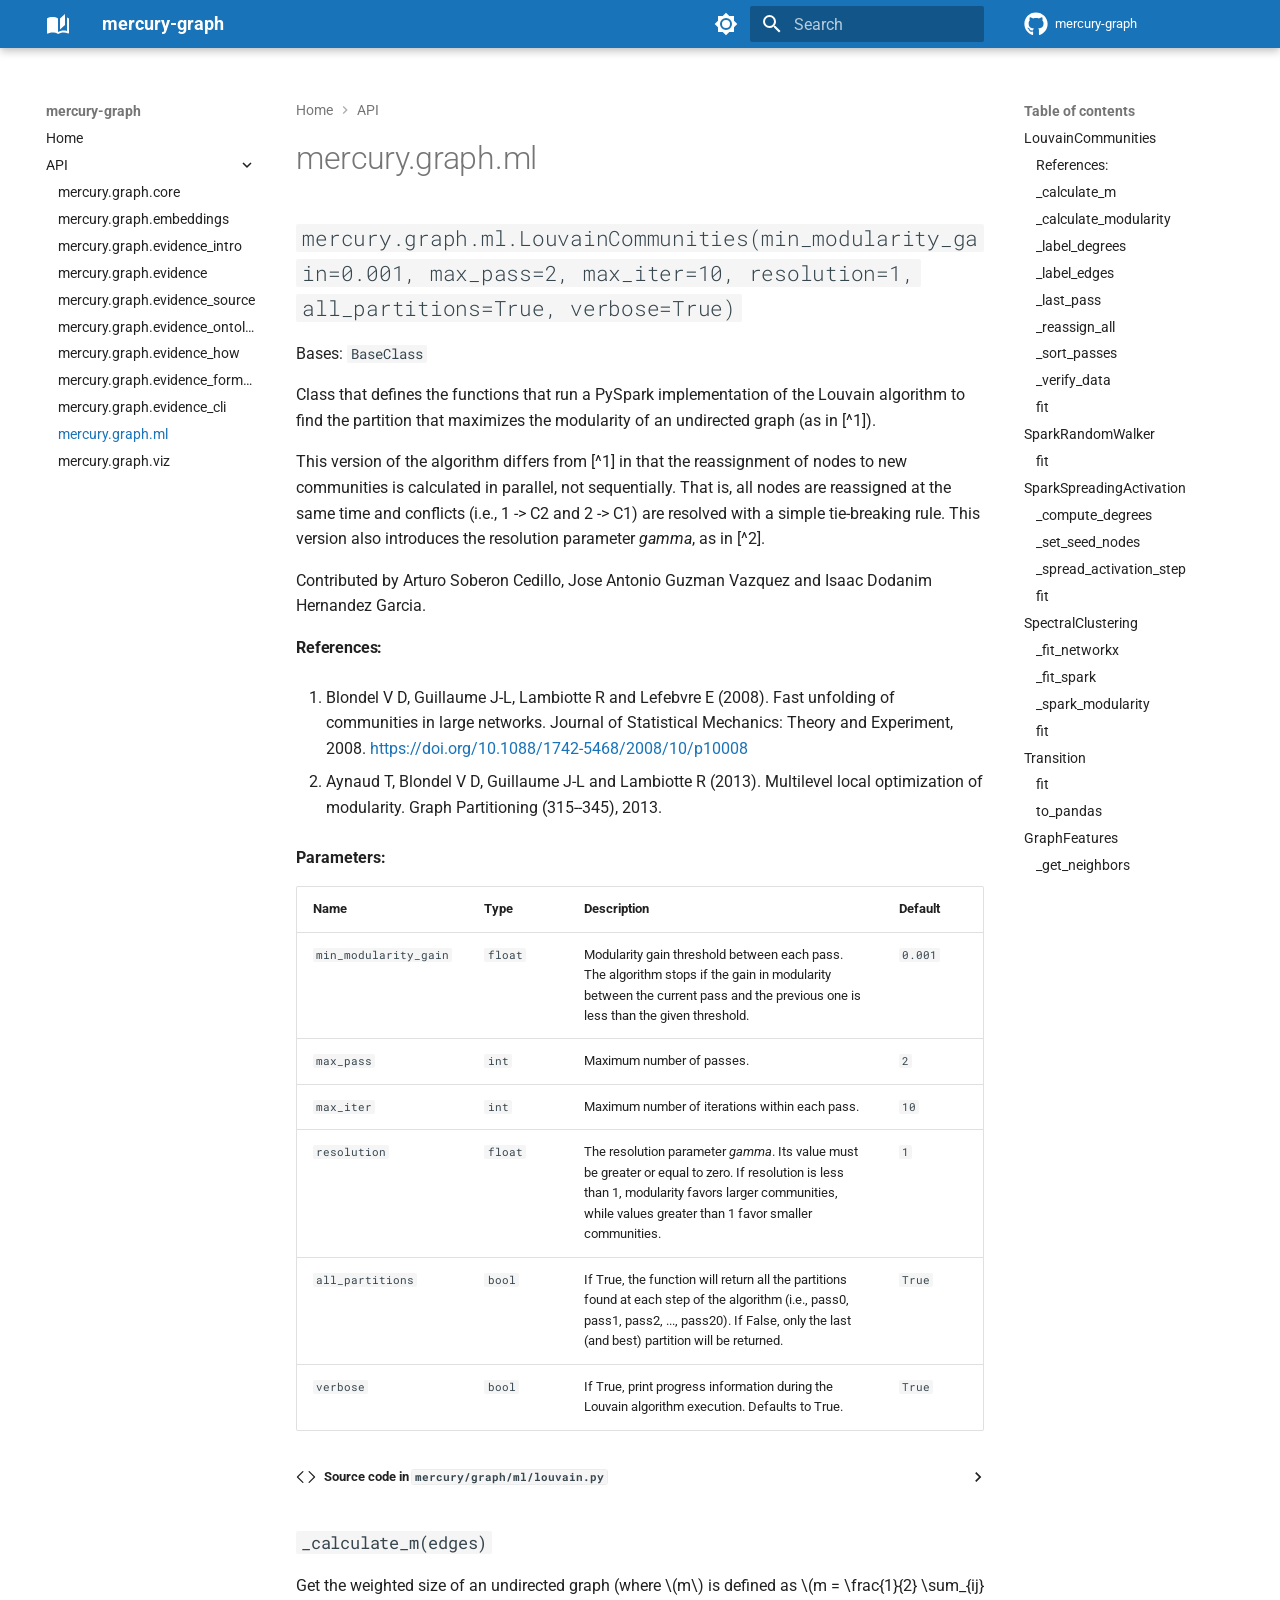
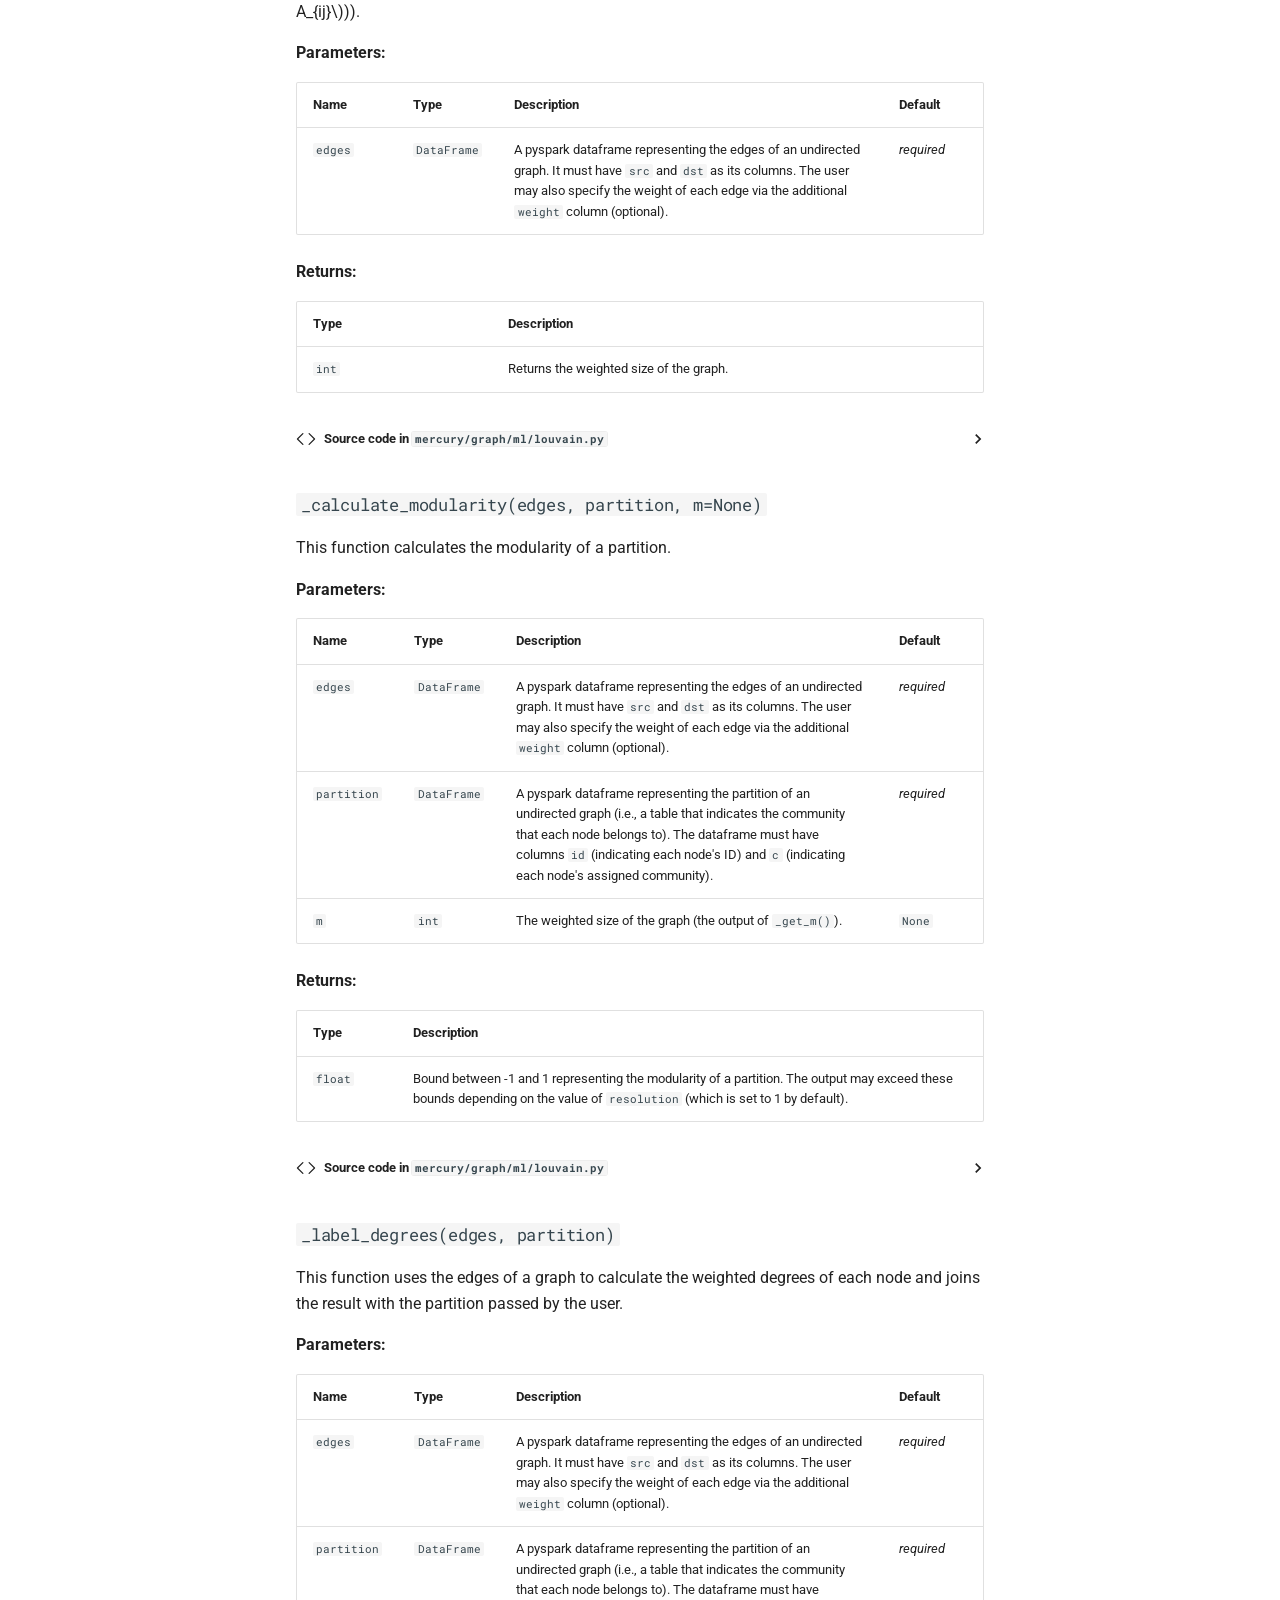
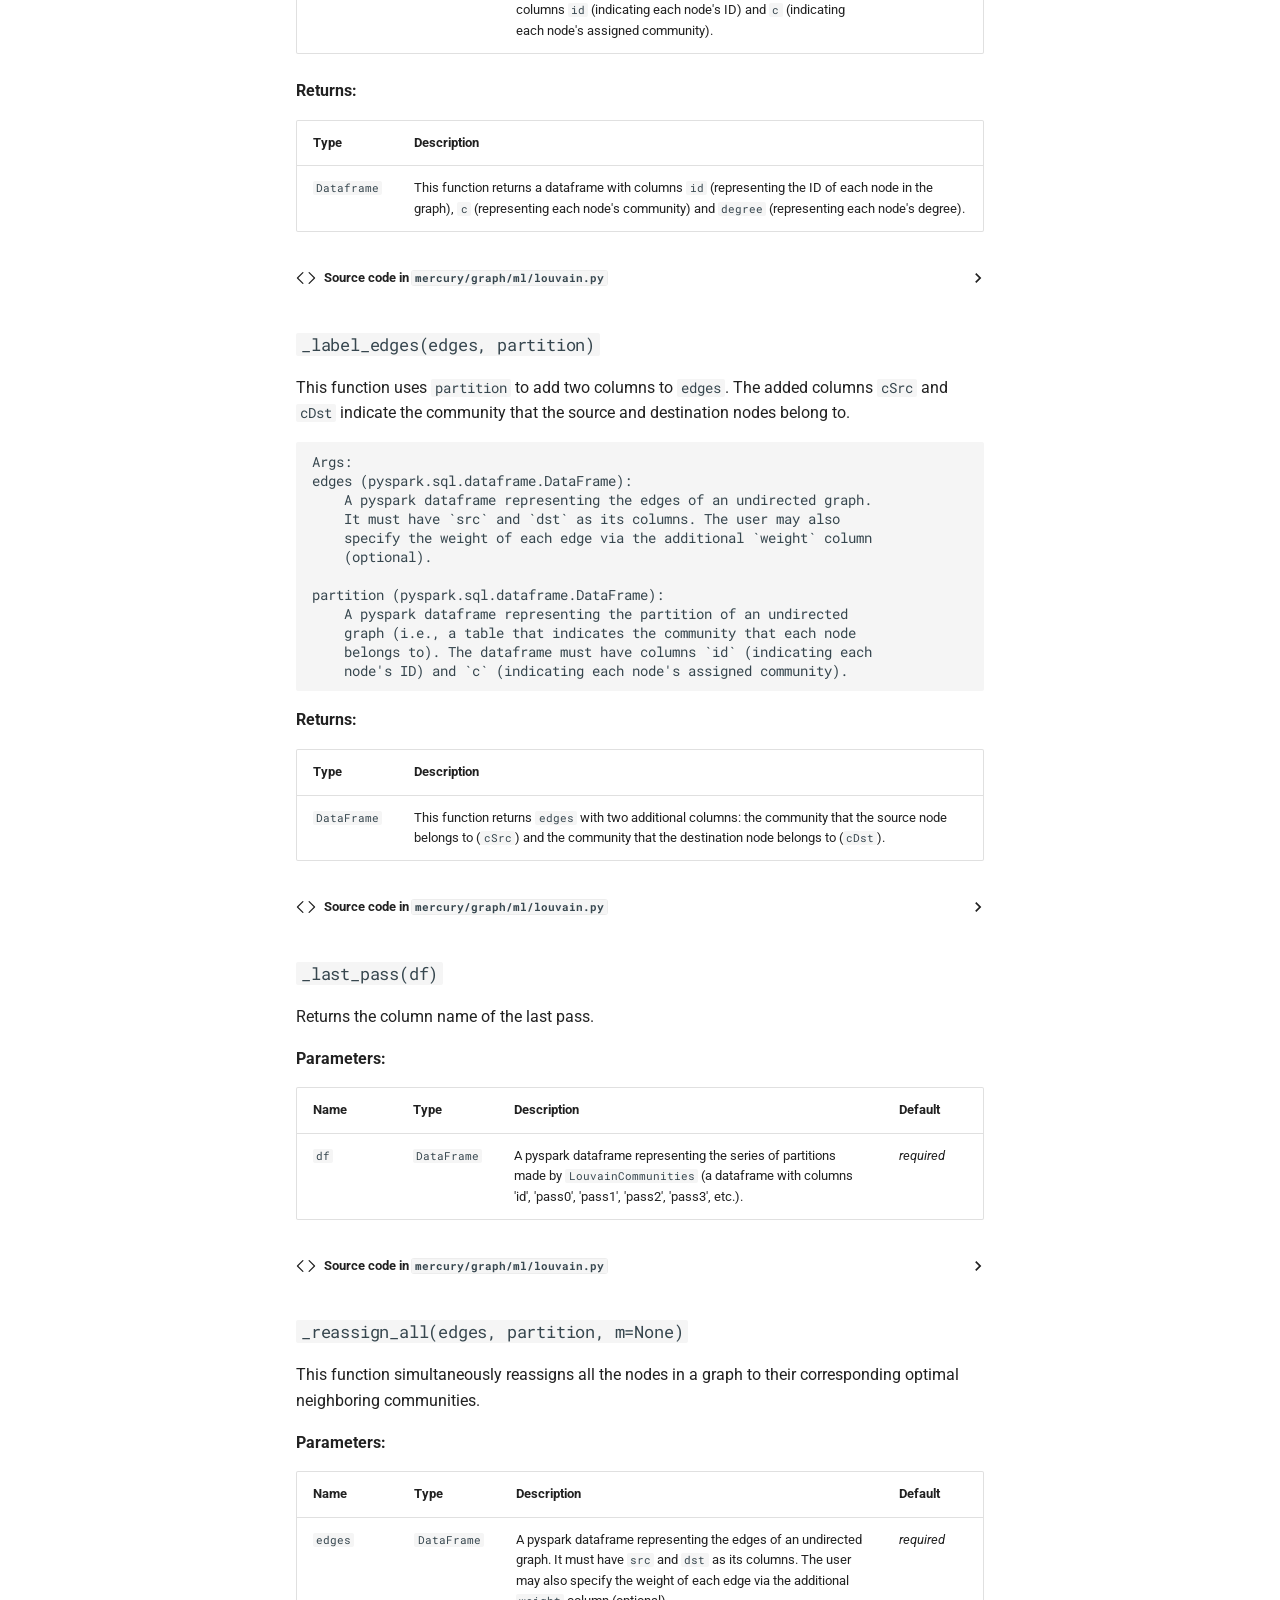
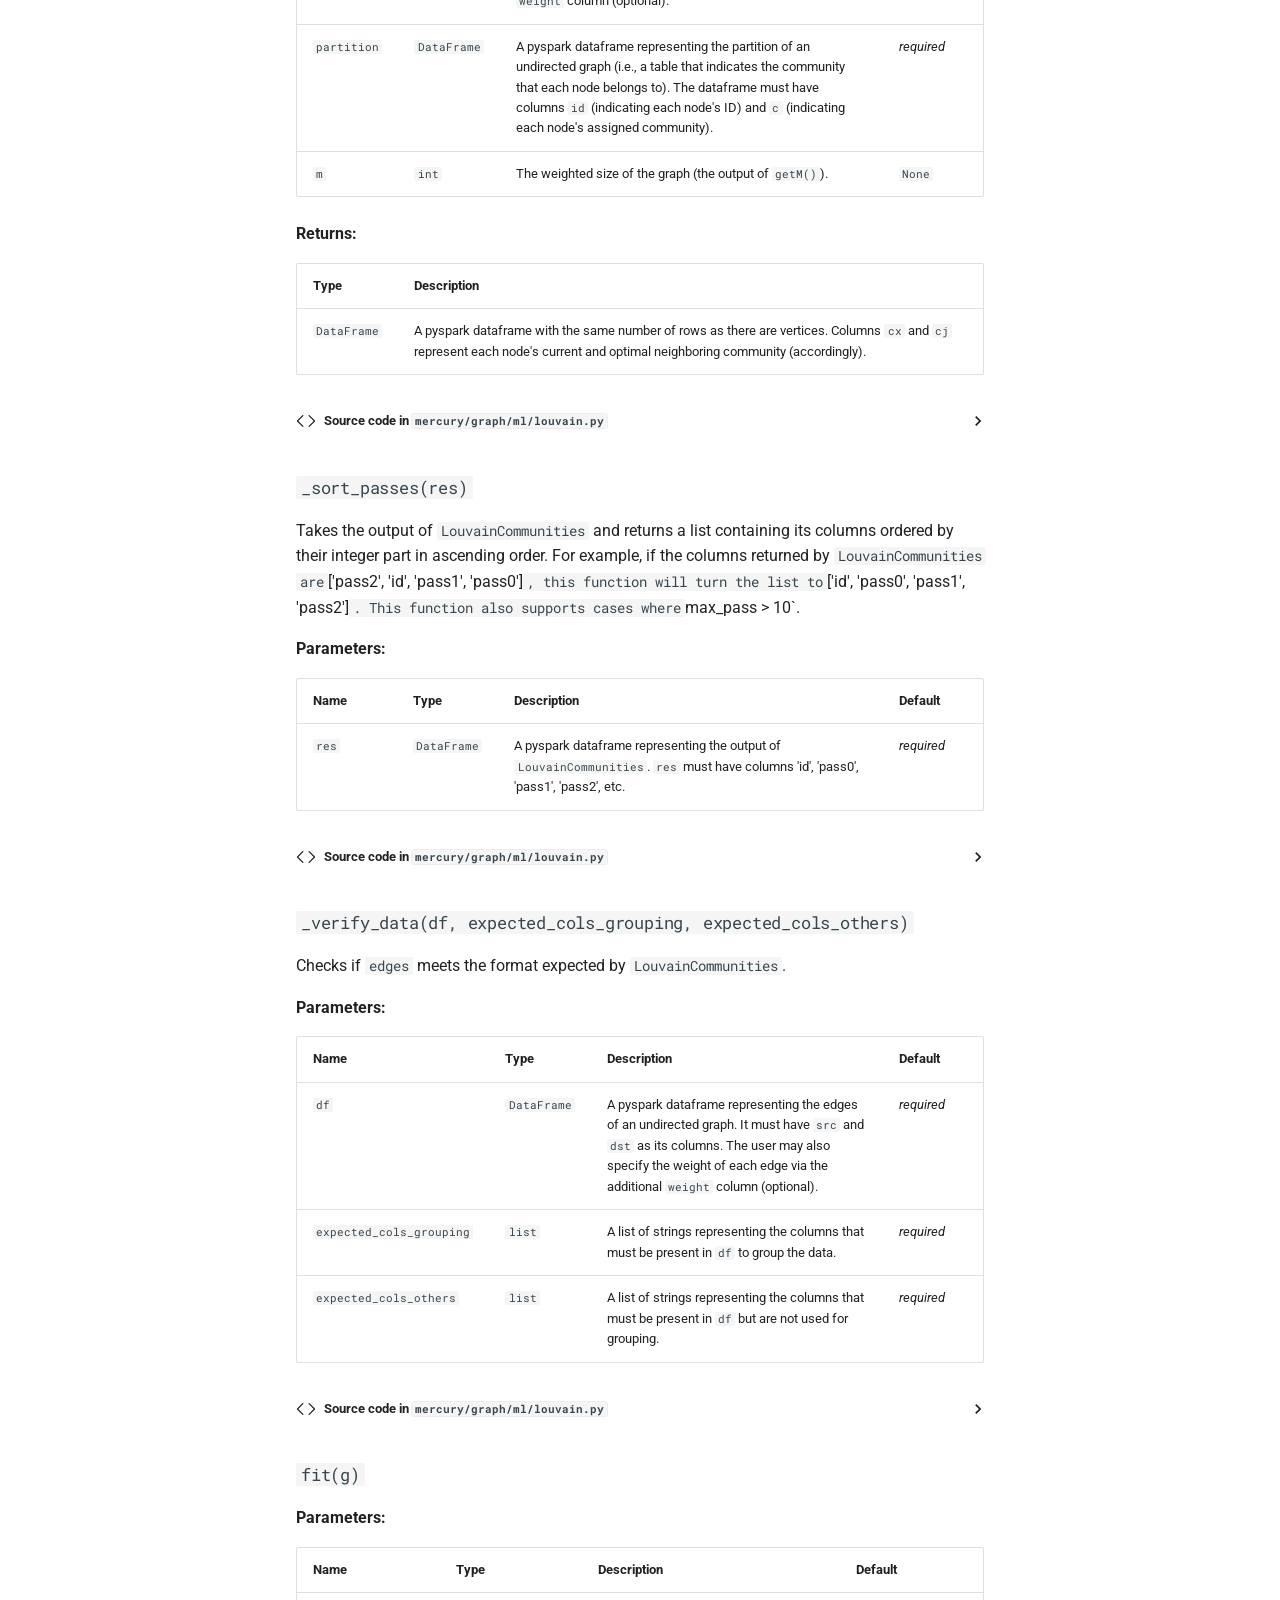
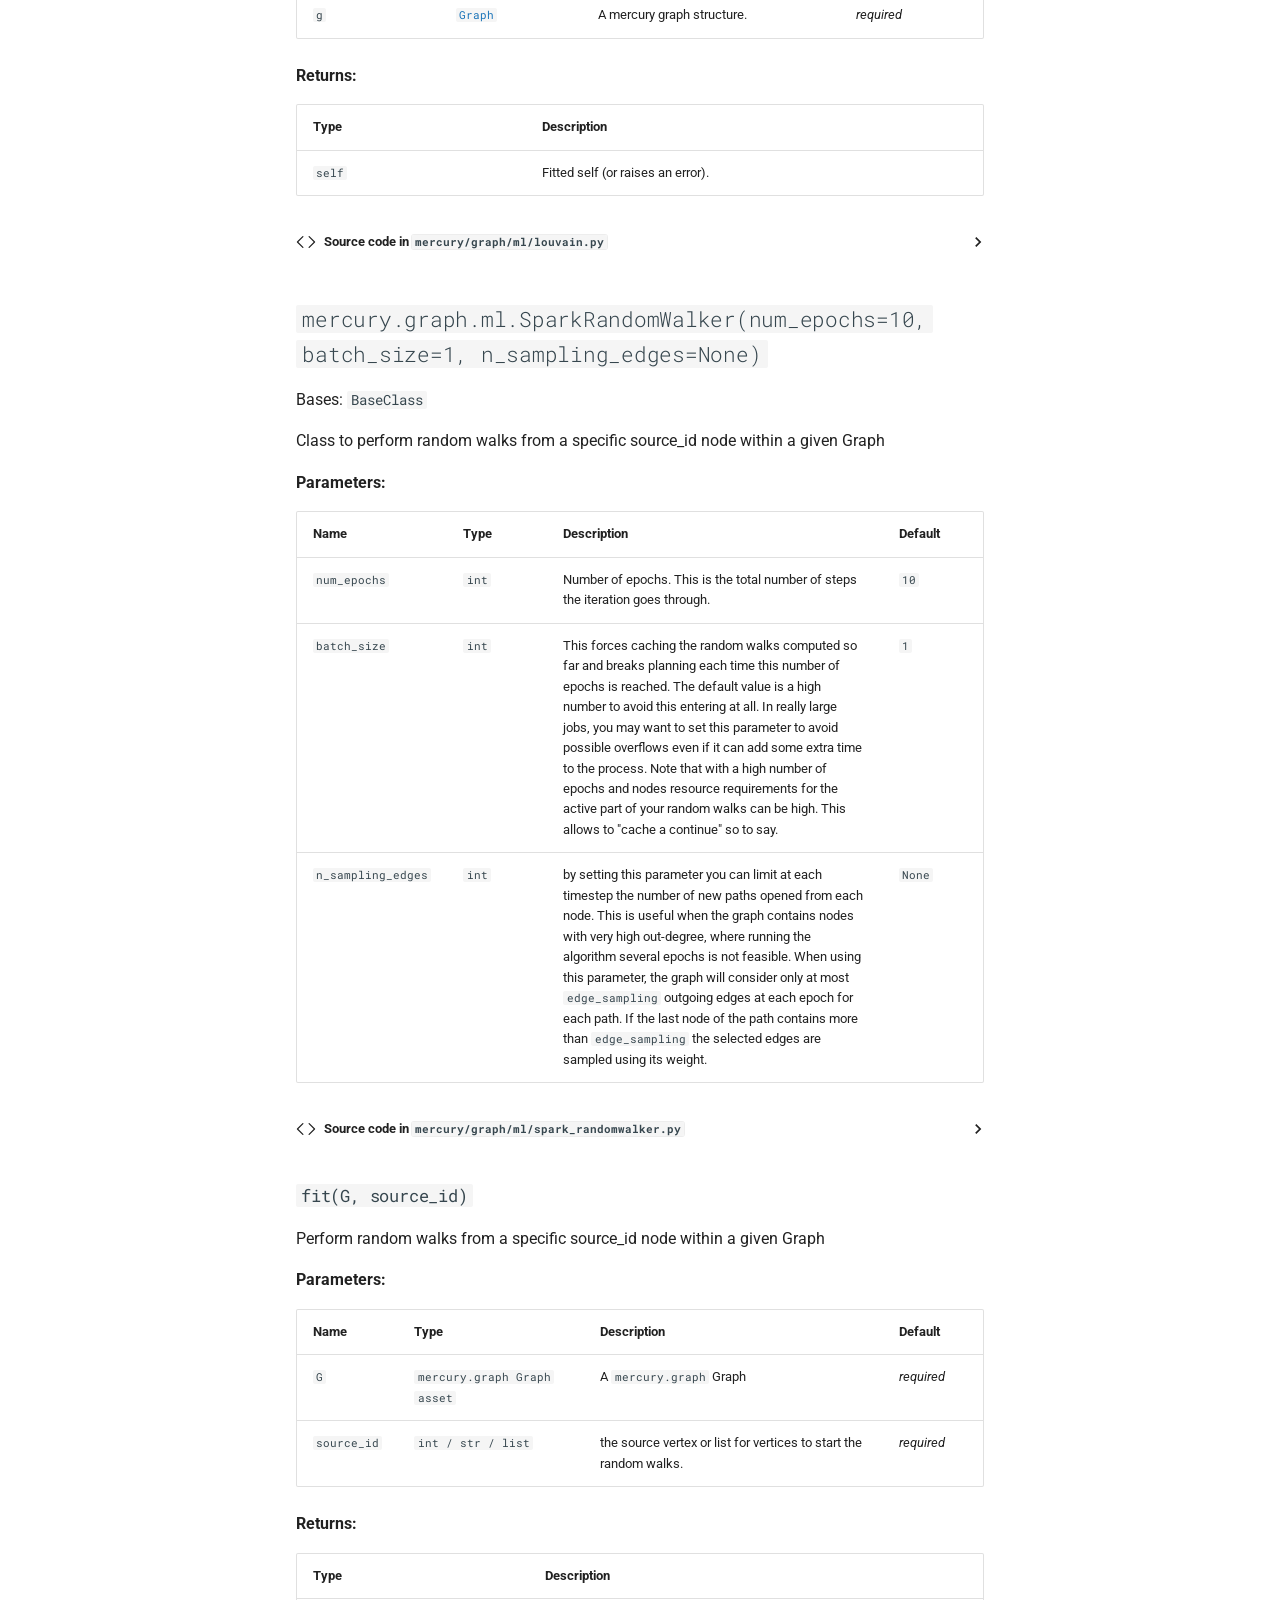
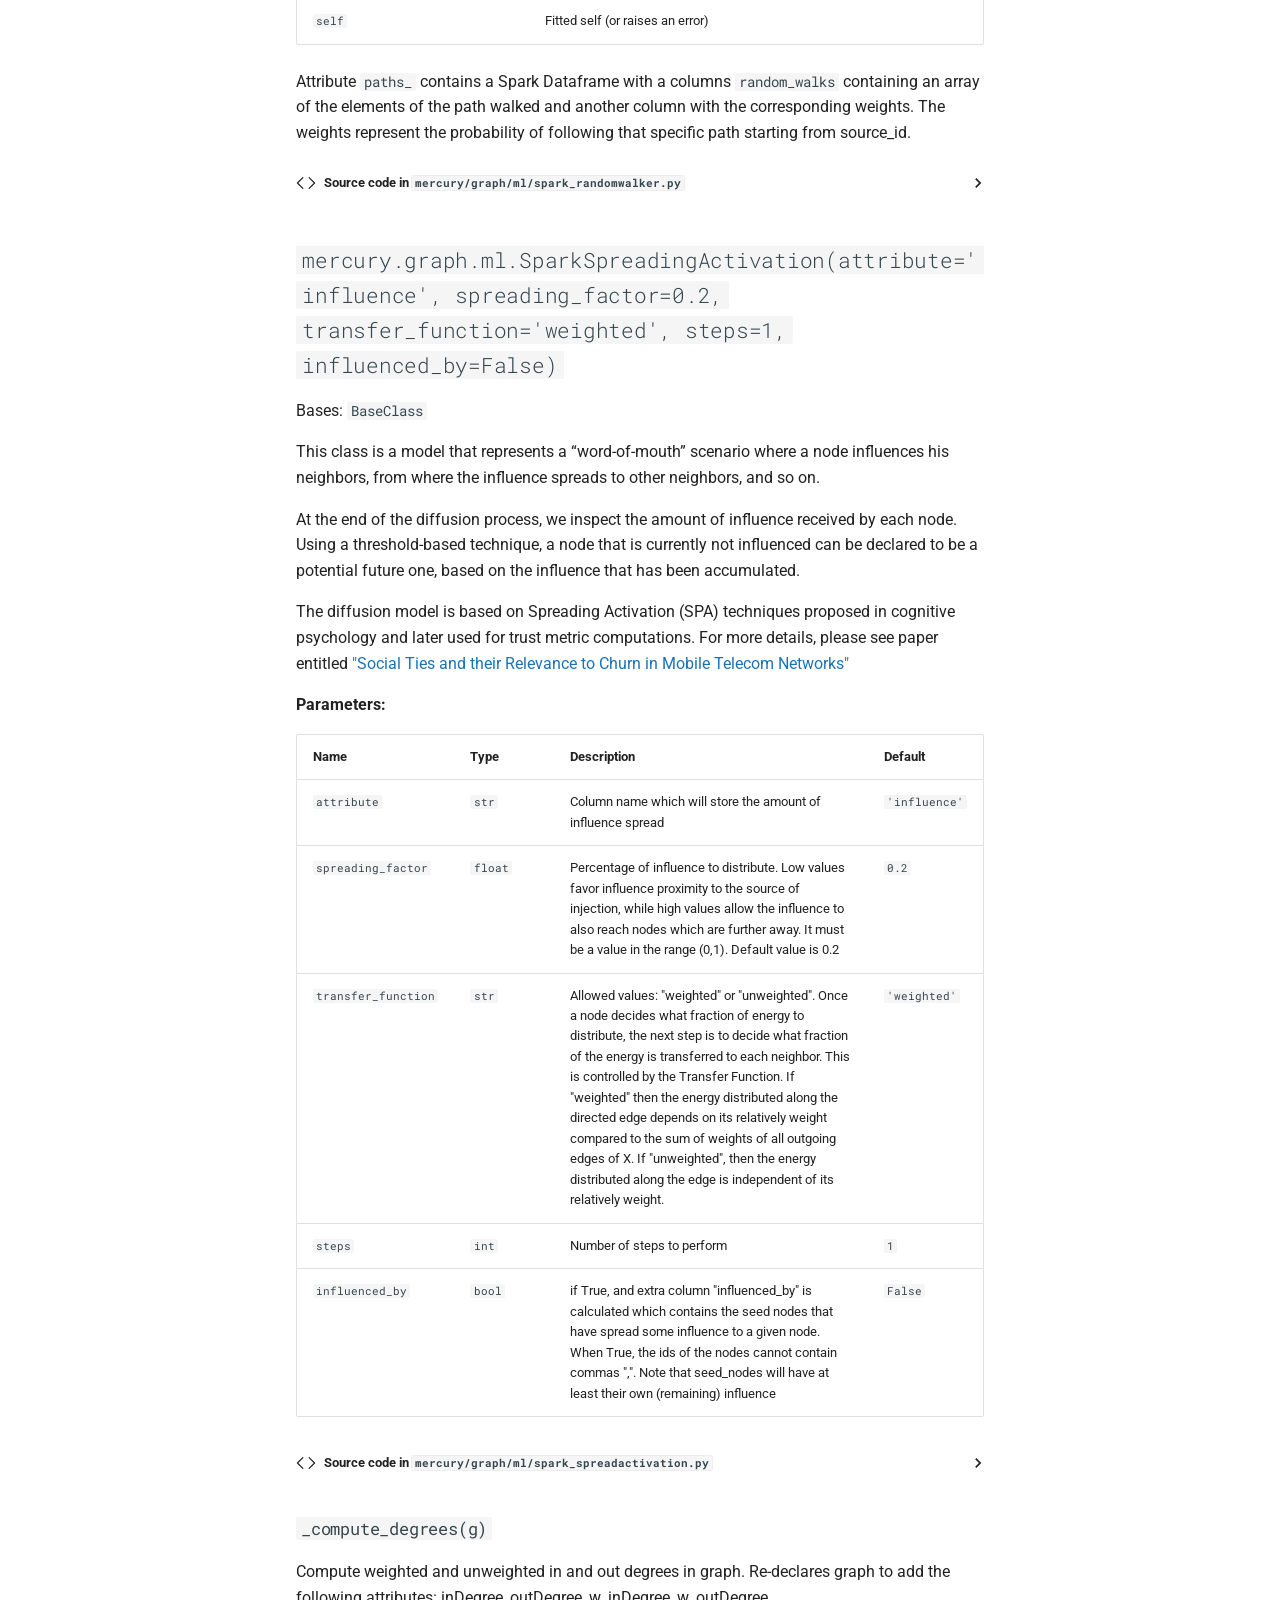
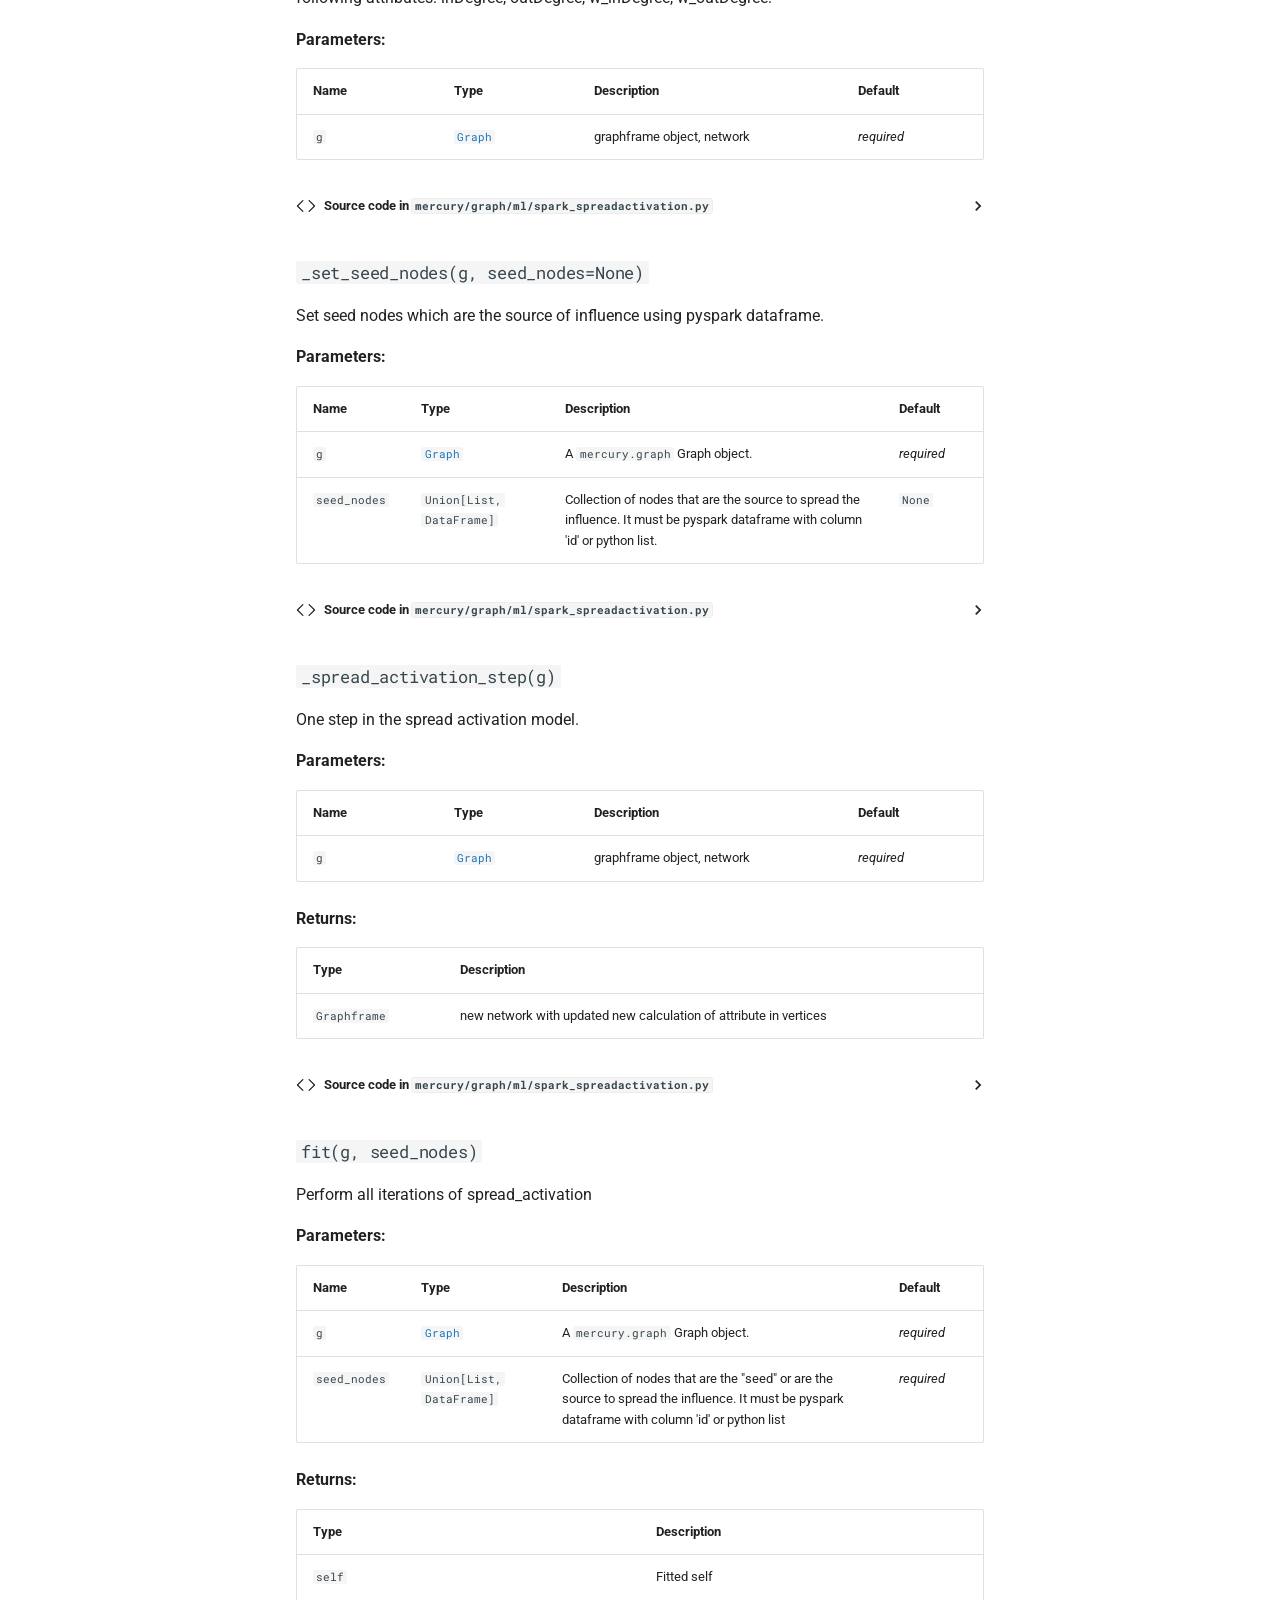
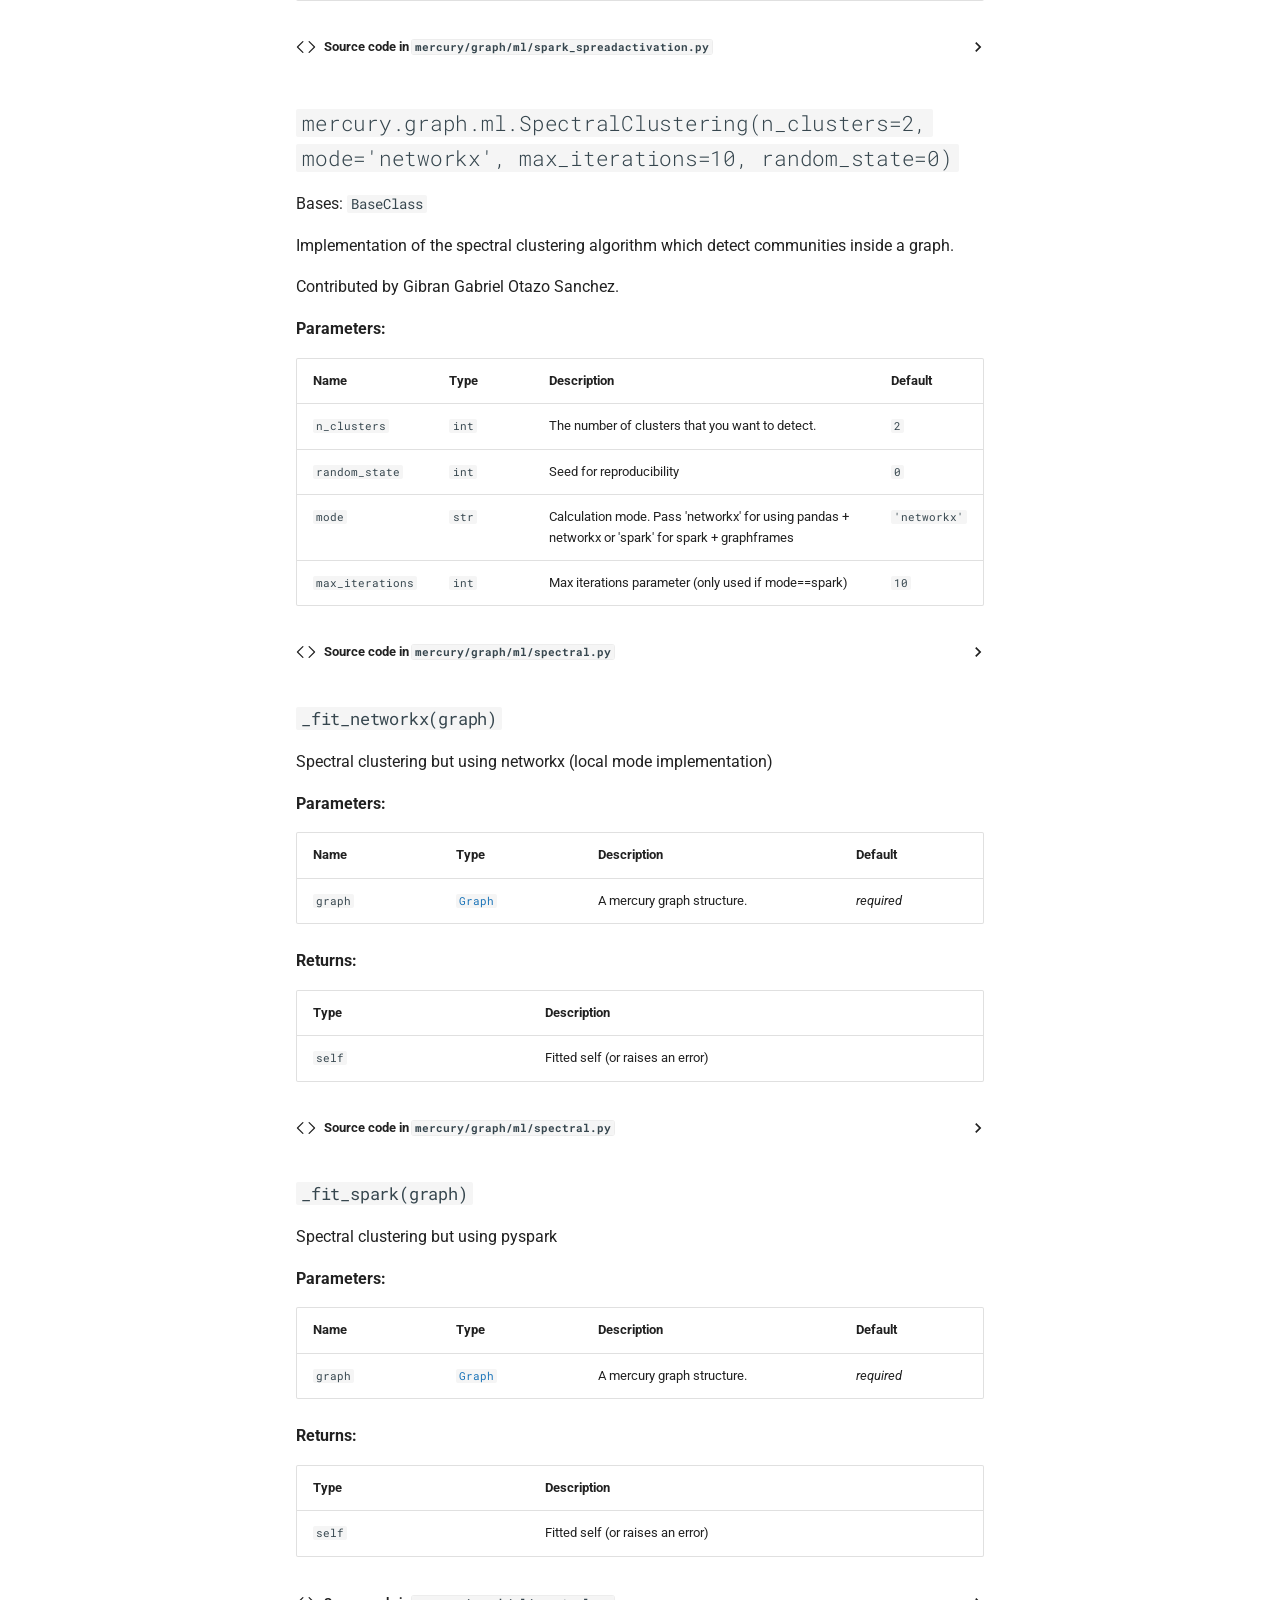
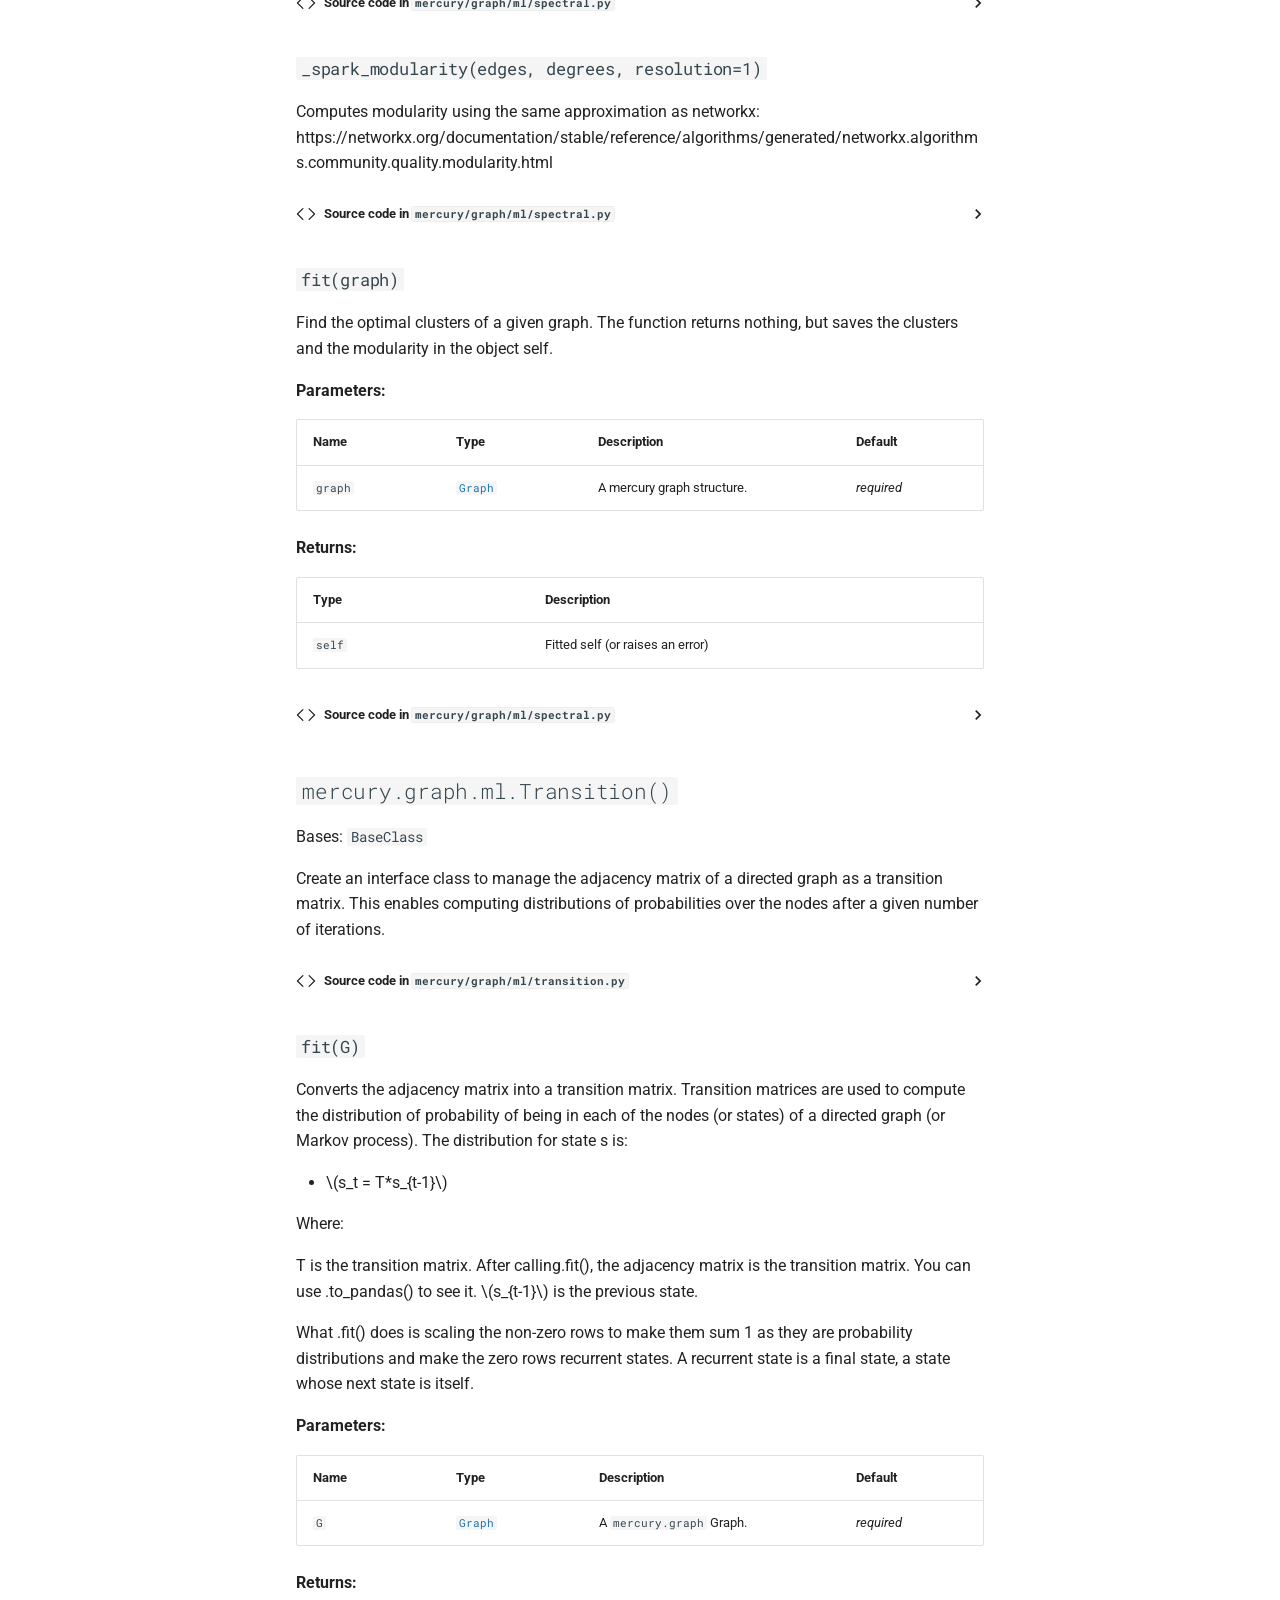
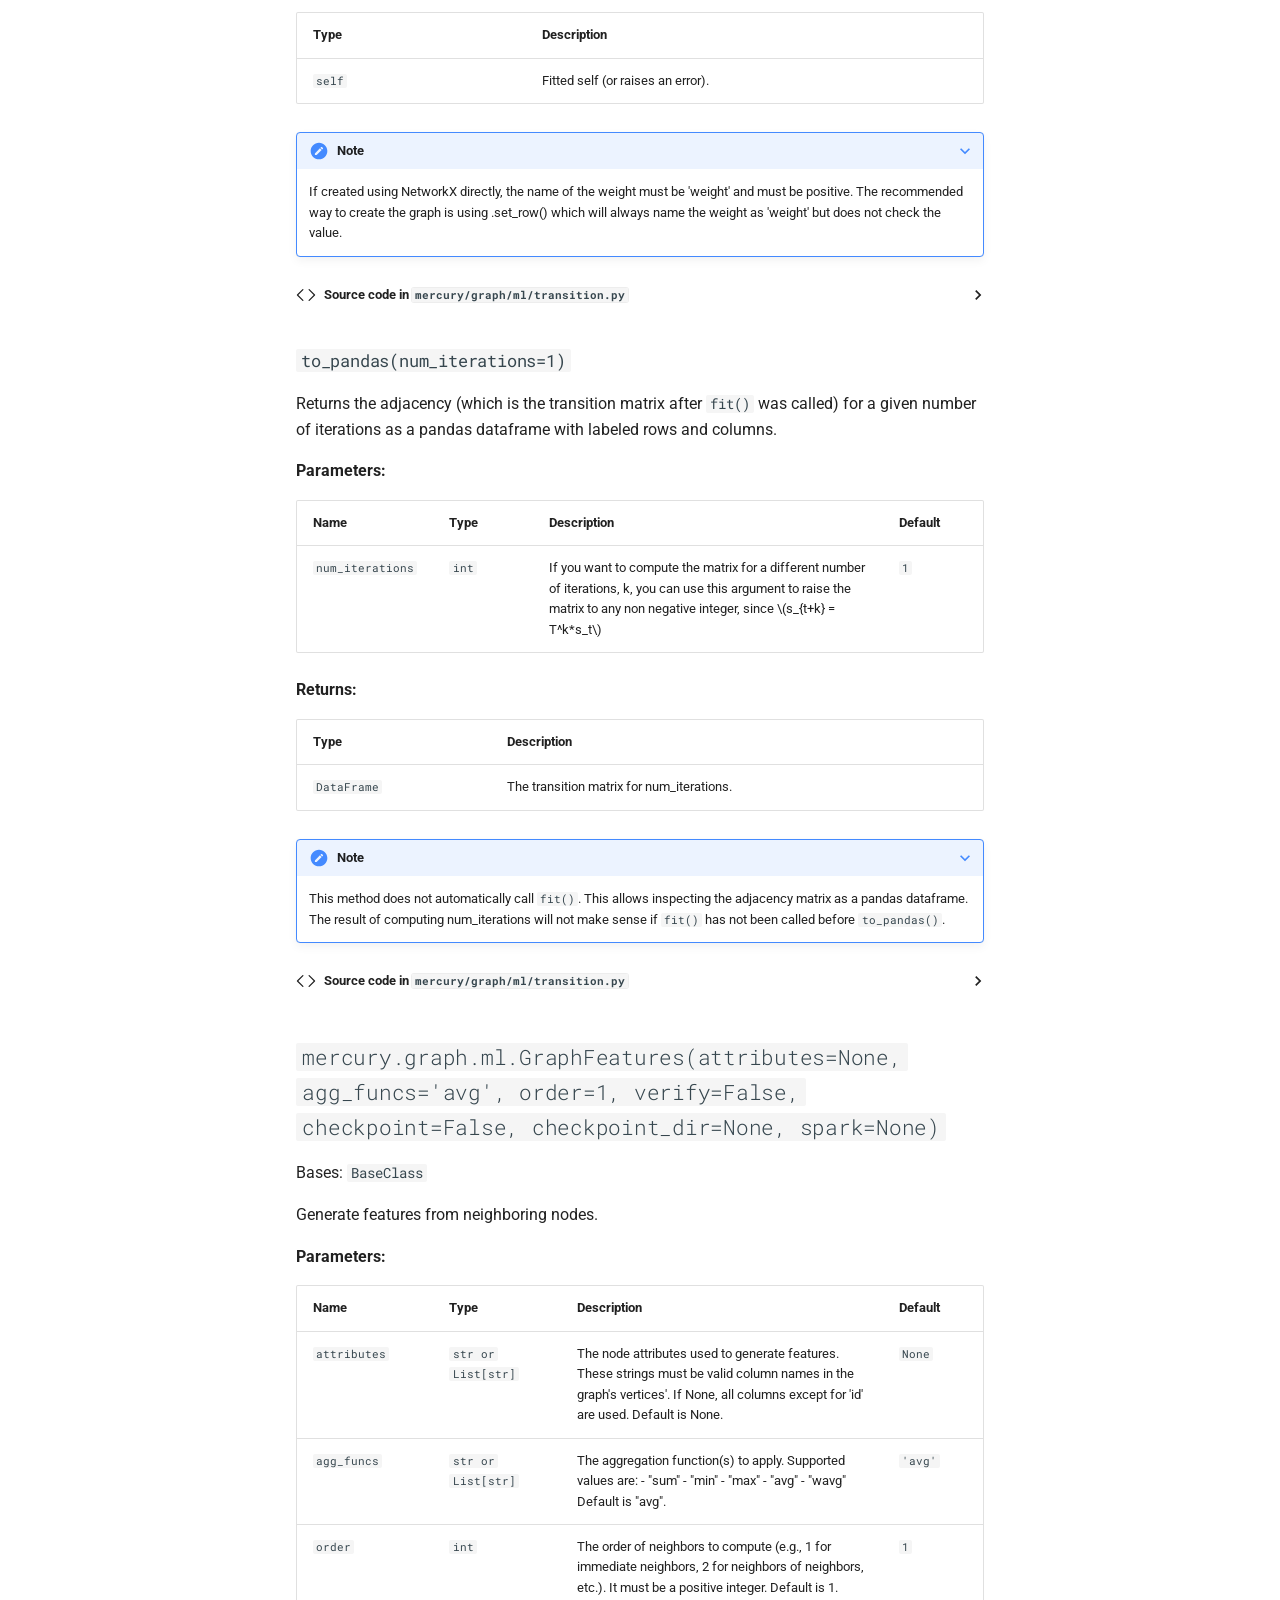
<file: site/reference/ml/index.html>
<!doctype html>
<html lang="en" class="no-js">
  <head>
    
      <meta charset="utf-8">
      <meta name="viewport" content="width=device-width,initial-scale=1">
      
      
      
      
        <link rel="prev" href="../evidence_cli/">
      
      
        <link rel="next" href="../viz/">
      
      
        
      
      
      <link rel="icon" href="../../assets/images/favicon.png">
      <meta name="generator" content="mkdocs-1.6.1, mkdocs-material-9.7.7">
    
    
      
        <title>mercury.graph.ml - mercury-graph</title>
      
    
    
      <link rel="stylesheet" href="../../assets/stylesheets/main.ec1eaa64.min.css">
      
        
        <link rel="stylesheet" href="../../assets/stylesheets/palette.ab4e12ef.min.css">
      
      


    
    
      
    
    
      
        
        
        <link rel="preconnect" href="https://fonts.gstatic.com" crossorigin>
        <link rel="stylesheet" href="https://fonts.googleapis.com/css?family=Roboto:300,300i,400,400i,700,700i%7CRoboto+Mono:400,400i,700,700i&display=fallback">
        <style>:root{--md-text-font:"Roboto";--md-code-font:"Roboto Mono"}</style>
      
    
    
      <link rel="stylesheet" href="../../assets/_mkdocstrings.css">
    
      <link rel="stylesheet" href="../../stylesheets/extra.css">
    
    <script>__md_scope=new URL("../..",location),__md_hash=e=>[...e].reduce(((e,_)=>(e<<5)-e+_.charCodeAt(0)),0),__md_get=(e,_=localStorage,t=__md_scope)=>JSON.parse(_.getItem(t.pathname+"."+e)),__md_set=(e,_,t=localStorage,a=__md_scope)=>{try{t.setItem(a.pathname+"."+e,JSON.stringify(_))}catch(e){}}</script>
    
      

    
    
  </head>
  
  
    
    
      
    
    
    
    
    <body dir="ltr" data-md-color-scheme="default" data-md-color-primary="custom" data-md-color-accent="custom">
  
    
    <input class="md-toggle" data-md-toggle="drawer" type="checkbox" id="__drawer" autocomplete="off">
    <input class="md-toggle" data-md-toggle="search" type="checkbox" id="__search" autocomplete="off">
    <label class="md-overlay" for="__drawer"></label>
    <div data-md-component="skip">
      
        
        <a href="#mercury.graph.ml.LouvainCommunities" class="md-skip">
          Skip to content
        </a>
      
    </div>
    <div data-md-component="announce">
      
    </div>
    
    
      

  

<header class="md-header md-header--shadow" data-md-component="header">
  <nav class="md-header__inner md-grid" aria-label="Header">
    <a href="../.." title="mercury-graph" class="md-header__button md-logo" aria-label="mercury-graph" data-md-component="logo">
      
  
  <svg xmlns="http://www.w3.org/2000/svg" viewBox="0 0 24 24"><path d="m19 2-5 4.5v11l5-4.5zM6.5 5C4.55 5 2.45 5.4 1 6.5v14.66c0 .25.25.5.5.5.1 0 .15-.07.25-.07 1.35-.65 3.3-1.09 4.75-1.09 1.95 0 4.05.4 5.5 1.5 1.35-.85 3.8-1.5 5.5-1.5 1.65 0 3.35.31 4.75 1.06.1.05.15.03.25.03.25 0 .5-.25.5-.5V6.5c-.6-.45-1.25-.75-2-1V19c-1.1-.35-2.3-.5-3.5-.5-1.7 0-4.15.65-5.5 1.5V6.5C10.55 5.4 8.45 5 6.5 5"/></svg>

    </a>
    <label class="md-header__button md-icon" for="__drawer">
      
      <svg xmlns="http://www.w3.org/2000/svg" viewBox="0 0 24 24"><path d="M3 6h18v2H3zm0 5h18v2H3zm0 5h18v2H3z"/></svg>
    </label>
    <div class="md-header__title" data-md-component="header-title">
      <div class="md-header__ellipsis">
        <div class="md-header__topic">
          <span class="md-ellipsis">
            mercury-graph
          </span>
        </div>
        <div class="md-header__topic" data-md-component="header-topic">
          <span class="md-ellipsis">
            
              mercury.graph.ml
            
          </span>
        </div>
      </div>
    </div>
    
      
        <form class="md-header__option" data-md-component="palette">
  
    
    
    
    <input class="md-option" data-md-color-media="(prefers-color-scheme: light)" data-md-color-scheme="default" data-md-color-primary="custom" data-md-color-accent="custom"  aria-label="Switch to dark mode"  type="radio" name="__palette" id="__palette_0">
    
      <label class="md-header__button md-icon" title="Switch to dark mode" for="__palette_1" hidden>
        <svg xmlns="http://www.w3.org/2000/svg" viewBox="0 0 24 24"><path d="M12 8a4 4 0 0 0-4 4 4 4 0 0 0 4 4 4 4 0 0 0 4-4 4 4 0 0 0-4-4m0 10a6 6 0 0 1-6-6 6 6 0 0 1 6-6 6 6 0 0 1 6 6 6 6 0 0 1-6 6m8-9.31V4h-4.69L12 .69 8.69 4H4v4.69L.69 12 4 15.31V20h4.69L12 23.31 15.31 20H20v-4.69L23.31 12z"/></svg>
      </label>
    
  
    
    
    
    <input class="md-option" data-md-color-media="(prefers-color-scheme: dark)" data-md-color-scheme="slate" data-md-color-primary="custom" data-md-color-accent="custom"  aria-label="Switch to light mode"  type="radio" name="__palette" id="__palette_1">
    
      <label class="md-header__button md-icon" title="Switch to light mode" for="__palette_0" hidden>
        <svg xmlns="http://www.w3.org/2000/svg" viewBox="0 0 24 24"><path d="M12 18c-.89 0-1.74-.2-2.5-.55C11.56 16.5 13 14.42 13 12s-1.44-4.5-3.5-5.45C10.26 6.2 11.11 6 12 6a6 6 0 0 1 6 6 6 6 0 0 1-6 6m8-9.31V4h-4.69L12 .69 8.69 4H4v4.69L.69 12 4 15.31V20h4.69L12 23.31 15.31 20H20v-4.69L23.31 12z"/></svg>
      </label>
    
  
</form>
      
    
    
      <script>var palette=__md_get("__palette");if(palette&&palette.color){if("(prefers-color-scheme)"===palette.color.media){var media=matchMedia("(prefers-color-scheme: light)"),input=document.querySelector(media.matches?"[data-md-color-media='(prefers-color-scheme: light)']":"[data-md-color-media='(prefers-color-scheme: dark)']");palette.color.media=input.getAttribute("data-md-color-media"),palette.color.scheme=input.getAttribute("data-md-color-scheme"),palette.color.primary=input.getAttribute("data-md-color-primary"),palette.color.accent=input.getAttribute("data-md-color-accent")}for(var[key,value]of Object.entries(palette.color))document.body.setAttribute("data-md-color-"+key,value)}</script>
    
    
    
      
      
        <label class="md-header__button md-icon" for="__search">
          
          <svg xmlns="http://www.w3.org/2000/svg" viewBox="0 0 24 24"><path d="M9.5 3A6.5 6.5 0 0 1 16 9.5c0 1.61-.59 3.09-1.56 4.23l.27.27h.79l5 5-1.5 1.5-5-5v-.79l-.27-.27A6.52 6.52 0 0 1 9.5 16 6.5 6.5 0 0 1 3 9.5 6.5 6.5 0 0 1 9.5 3m0 2C7 5 5 7 5 9.5S7 14 9.5 14 14 12 14 9.5 12 5 9.5 5"/></svg>
        </label>
        <div class="md-search" data-md-component="search" role="dialog">
  <label class="md-search__overlay" for="__search"></label>
  <div class="md-search__inner" role="search">
    <form class="md-search__form" name="search">
      <input type="text" class="md-search__input" name="query" aria-label="Search" placeholder="Search" autocapitalize="off" autocorrect="off" autocomplete="off" spellcheck="false" data-md-component="search-query" required>
      <label class="md-search__icon md-icon" for="__search">
        
        <svg xmlns="http://www.w3.org/2000/svg" viewBox="0 0 24 24"><path d="M9.5 3A6.5 6.5 0 0 1 16 9.5c0 1.61-.59 3.09-1.56 4.23l.27.27h.79l5 5-1.5 1.5-5-5v-.79l-.27-.27A6.52 6.52 0 0 1 9.5 16 6.5 6.5 0 0 1 3 9.5 6.5 6.5 0 0 1 9.5 3m0 2C7 5 5 7 5 9.5S7 14 9.5 14 14 12 14 9.5 12 5 9.5 5"/></svg>
        
        <svg xmlns="http://www.w3.org/2000/svg" viewBox="0 0 24 24"><path d="M20 11v2H8l5.5 5.5-1.42 1.42L4.16 12l7.92-7.92L13.5 5.5 8 11z"/></svg>
      </label>
      <nav class="md-search__options" aria-label="Search">
        
          <a href="javascript:void(0)" class="md-search__icon md-icon" title="Share" aria-label="Share" data-clipboard data-clipboard-text="" data-md-component="search-share" tabindex="-1">
            
            <svg xmlns="http://www.w3.org/2000/svg" viewBox="0 0 24 24"><path d="M18 16.08c-.76 0-1.44.3-1.96.77L8.91 12.7c.05-.23.09-.46.09-.7s-.04-.47-.09-.7l7.05-4.11c.54.5 1.25.81 2.04.81a3 3 0 0 0 3-3 3 3 0 0 0-3-3 3 3 0 0 0-3 3c0 .24.04.47.09.7L8.04 9.81C7.5 9.31 6.79 9 6 9a3 3 0 0 0-3 3 3 3 0 0 0 3 3c.79 0 1.5-.31 2.04-.81l7.12 4.15c-.05.21-.08.43-.08.66 0 1.61 1.31 2.91 2.92 2.91s2.92-1.3 2.92-2.91A2.92 2.92 0 0 0 18 16.08"/></svg>
          </a>
        
        <button type="reset" class="md-search__icon md-icon" title="Clear" aria-label="Clear" tabindex="-1">
          
          <svg xmlns="http://www.w3.org/2000/svg" viewBox="0 0 24 24"><path d="M19 6.41 17.59 5 12 10.59 6.41 5 5 6.41 10.59 12 5 17.59 6.41 19 12 13.41 17.59 19 19 17.59 13.41 12z"/></svg>
        </button>
      </nav>
      
        <div class="md-search__suggest" data-md-component="search-suggest"></div>
      
    </form>
    <div class="md-search__output">
      <div class="md-search__scrollwrap" tabindex="0" data-md-scrollfix>
        <div class="md-search-result" data-md-component="search-result">
          <div class="md-search-result__meta">
            Initializing search
          </div>
          <ol class="md-search-result__list" role="presentation"></ol>
        </div>
      </div>
    </div>
  </div>
</div>
      
    
    
      <div class="md-header__source">
        <a href="https://github.com/BBVA/mercury-graph/" title="Go to repository" class="md-source" data-md-component="source">
  <div class="md-source__icon md-icon">
    
    <svg xmlns="http://www.w3.org/2000/svg" viewBox="0 0 512 512"><!--! Font Awesome Free 7.1.0 by @fontawesome - https://fontawesome.com License - https://fontawesome.com/license/free (Icons: CC BY 4.0, Fonts: SIL OFL 1.1, Code: MIT License) Copyright 2025 Fonticons, Inc.--><path d="M173.9 397.4c0 2-2.3 3.6-5.2 3.6-3.3.3-5.6-1.3-5.6-3.6 0-2 2.3-3.6 5.2-3.6 3-.3 5.6 1.3 5.6 3.6m-31.1-4.5c-.7 2 1.3 4.3 4.3 4.9 2.6 1 5.6 0 6.2-2s-1.3-4.3-4.3-5.2c-2.6-.7-5.5.3-6.2 2.3m44.2-1.7c-2.9.7-4.9 2.6-4.6 4.9.3 2 2.9 3.3 5.9 2.6 2.9-.7 4.9-2.6 4.6-4.6-.3-1.9-3-3.2-5.9-2.9M252.8 8C114.1 8 8 113.3 8 252c0 110.9 69.8 205.8 169.5 239.2 12.8 2.3 17.3-5.6 17.3-12.1 0-6.2-.3-40.4-.3-61.4 0 0-70 15-84.7-29.8 0 0-11.4-29.1-27.8-36.6 0 0-22.9-15.7 1.6-15.4 0 0 24.9 2 38.6 25.8 21.9 38.6 58.6 27.5 72.9 20.9 2.3-16 8.8-27.1 16-33.7-55.9-6.2-112.3-14.3-112.3-110.5 0-27.5 7.6-41.3 23.6-58.9-2.6-6.5-11.1-33.3 2.6-67.9 20.9-6.5 69 27 69 27 20-5.6 41.5-8.5 62.8-8.5s42.8 2.9 62.8 8.5c0 0 48.1-33.6 69-27 13.7 34.7 5.2 61.4 2.6 67.9 16 17.7 25.8 31.5 25.8 58.9 0 96.5-58.9 104.2-114.8 110.5 9.2 7.9 17 22.9 17 46.4 0 33.7-.3 75.4-.3 83.6 0 6.5 4.6 14.4 17.3 12.1C436.2 457.8 504 362.9 504 252 504 113.3 391.5 8 252.8 8M105.2 352.9c-1.3 1-1 3.3.7 5.2 1.6 1.6 3.9 2.3 5.2 1 1.3-1 1-3.3-.7-5.2-1.6-1.6-3.9-2.3-5.2-1m-10.8-8.1c-.7 1.3.3 2.9 2.3 3.9 1.6 1 3.6.7 4.3-.7.7-1.3-.3-2.9-2.3-3.9-2-.6-3.6-.3-4.3.7m32.4 35.6c-1.6 1.3-1 4.3 1.3 6.2 2.3 2.3 5.2 2.6 6.5 1 1.3-1.3.7-4.3-1.3-6.2-2.2-2.3-5.2-2.6-6.5-1m-11.4-14.7c-1.6 1-1.6 3.6 0 5.9s4.3 3.3 5.6 2.3c1.6-1.3 1.6-3.9 0-6.2-1.4-2.3-4-3.3-5.6-2"/></svg>
  </div>
  <div class="md-source__repository">
    mercury-graph
  </div>
</a>
      </div>
    
  </nav>
  
</header>
    
    <div class="md-container" data-md-component="container">
      
      
        
          
        
      
      <main class="md-main" data-md-component="main">
        <div class="md-main__inner md-grid">
          
            
              
              <div class="md-sidebar md-sidebar--primary" data-md-component="sidebar" data-md-type="navigation" >
                <div class="md-sidebar__scrollwrap">
                  <div class="md-sidebar__inner">
                    



<nav class="md-nav md-nav--primary" aria-label="Navigation" data-md-level="0">
  <label class="md-nav__title" for="__drawer">
    <a href="../.." title="mercury-graph" class="md-nav__button md-logo" aria-label="mercury-graph" data-md-component="logo">
      
  
  <svg xmlns="http://www.w3.org/2000/svg" viewBox="0 0 24 24"><path d="m19 2-5 4.5v11l5-4.5zM6.5 5C4.55 5 2.45 5.4 1 6.5v14.66c0 .25.25.5.5.5.1 0 .15-.07.25-.07 1.35-.65 3.3-1.09 4.75-1.09 1.95 0 4.05.4 5.5 1.5 1.35-.85 3.8-1.5 5.5-1.5 1.65 0 3.35.31 4.75 1.06.1.05.15.03.25.03.25 0 .5-.25.5-.5V6.5c-.6-.45-1.25-.75-2-1V19c-1.1-.35-2.3-.5-3.5-.5-1.7 0-4.15.65-5.5 1.5V6.5C10.55 5.4 8.45 5 6.5 5"/></svg>

    </a>
    mercury-graph
  </label>
  
    <div class="md-nav__source">
      <a href="https://github.com/BBVA/mercury-graph/" title="Go to repository" class="md-source" data-md-component="source">
  <div class="md-source__icon md-icon">
    
    <svg xmlns="http://www.w3.org/2000/svg" viewBox="0 0 512 512"><!--! Font Awesome Free 7.1.0 by @fontawesome - https://fontawesome.com License - https://fontawesome.com/license/free (Icons: CC BY 4.0, Fonts: SIL OFL 1.1, Code: MIT License) Copyright 2025 Fonticons, Inc.--><path d="M173.9 397.4c0 2-2.3 3.6-5.2 3.6-3.3.3-5.6-1.3-5.6-3.6 0-2 2.3-3.6 5.2-3.6 3-.3 5.6 1.3 5.6 3.6m-31.1-4.5c-.7 2 1.3 4.3 4.3 4.9 2.6 1 5.6 0 6.2-2s-1.3-4.3-4.3-5.2c-2.6-.7-5.5.3-6.2 2.3m44.2-1.7c-2.9.7-4.9 2.6-4.6 4.9.3 2 2.9 3.3 5.9 2.6 2.9-.7 4.9-2.6 4.6-4.6-.3-1.9-3-3.2-5.9-2.9M252.8 8C114.1 8 8 113.3 8 252c0 110.9 69.8 205.8 169.5 239.2 12.8 2.3 17.3-5.6 17.3-12.1 0-6.2-.3-40.4-.3-61.4 0 0-70 15-84.7-29.8 0 0-11.4-29.1-27.8-36.6 0 0-22.9-15.7 1.6-15.4 0 0 24.9 2 38.6 25.8 21.9 38.6 58.6 27.5 72.9 20.9 2.3-16 8.8-27.1 16-33.7-55.9-6.2-112.3-14.3-112.3-110.5 0-27.5 7.6-41.3 23.6-58.9-2.6-6.5-11.1-33.3 2.6-67.9 20.9-6.5 69 27 69 27 20-5.6 41.5-8.5 62.8-8.5s42.8 2.9 62.8 8.5c0 0 48.1-33.6 69-27 13.7 34.7 5.2 61.4 2.6 67.9 16 17.7 25.8 31.5 25.8 58.9 0 96.5-58.9 104.2-114.8 110.5 9.2 7.9 17 22.9 17 46.4 0 33.7-.3 75.4-.3 83.6 0 6.5 4.6 14.4 17.3 12.1C436.2 457.8 504 362.9 504 252 504 113.3 391.5 8 252.8 8M105.2 352.9c-1.3 1-1 3.3.7 5.2 1.6 1.6 3.9 2.3 5.2 1 1.3-1 1-3.3-.7-5.2-1.6-1.6-3.9-2.3-5.2-1m-10.8-8.1c-.7 1.3.3 2.9 2.3 3.9 1.6 1 3.6.7 4.3-.7.7-1.3-.3-2.9-2.3-3.9-2-.6-3.6-.3-4.3.7m32.4 35.6c-1.6 1.3-1 4.3 1.3 6.2 2.3 2.3 5.2 2.6 6.5 1 1.3-1.3.7-4.3-1.3-6.2-2.2-2.3-5.2-2.6-6.5-1m-11.4-14.7c-1.6 1-1.6 3.6 0 5.9s4.3 3.3 5.6 2.3c1.6-1.3 1.6-3.9 0-6.2-1.4-2.3-4-3.3-5.6-2"/></svg>
  </div>
  <div class="md-source__repository">
    mercury-graph
  </div>
</a>
    </div>
  
  <ul class="md-nav__list" data-md-scrollfix>
    
      
      
  
  
  
  
    <li class="md-nav__item">
      <a href="../.." class="md-nav__link">
        
  
  
  <span class="md-ellipsis">
    
  
    Home
  

    
  </span>
  
  

      </a>
    </li>
  

    
      
      
  
  
    
  
  
  
    
    
      
        
      
        
      
        
      
        
      
        
      
        
      
        
      
        
      
        
      
        
      
        
      
    
    
    
    
    <li class="md-nav__item md-nav__item--active md-nav__item--nested">
      
        
        
        <input class="md-nav__toggle md-toggle " type="checkbox" id="__nav_2" checked>
        
          
          <label class="md-nav__link" for="__nav_2" id="__nav_2_label" tabindex="0">
            
  
  
  <span class="md-ellipsis">
    
  
    API
  

    
  </span>
  
  

            <span class="md-nav__icon md-icon"></span>
          </label>
        
        <nav class="md-nav" data-md-level="1" aria-labelledby="__nav_2_label" aria-expanded="true">
          <label class="md-nav__title" for="__nav_2">
            <span class="md-nav__icon md-icon"></span>
            
  
    API
  

          </label>
          <ul class="md-nav__list" data-md-scrollfix>
            
              
                
  
  
  
  
    <li class="md-nav__item">
      <a href="../core/" class="md-nav__link">
        
  
  
  <span class="md-ellipsis">
    
  
    mercury.graph.core
  

    
  </span>
  
  

      </a>
    </li>
  

              
            
              
                
  
  
  
  
    <li class="md-nav__item">
      <a href="../embeddings/" class="md-nav__link">
        
  
  
  <span class="md-ellipsis">
    
  
    mercury.graph.embeddings
  

    
  </span>
  
  

      </a>
    </li>
  

              
            
              
                
  
  
  
  
    <li class="md-nav__item">
      <a href="../evidence_intro/" class="md-nav__link">
        
  
  
  <span class="md-ellipsis">
    
  
    mercury.graph.evidence_intro
  

    
  </span>
  
  

      </a>
    </li>
  

              
            
              
                
  
  
  
  
    <li class="md-nav__item">
      <a href="../evidence/" class="md-nav__link">
        
  
  
  <span class="md-ellipsis">
    
  
    mercury.graph.evidence
  

    
  </span>
  
  

      </a>
    </li>
  

              
            
              
                
  
  
  
  
    <li class="md-nav__item">
      <a href="../evidence_source/" class="md-nav__link">
        
  
  
  <span class="md-ellipsis">
    
  
    mercury.graph.evidence_source
  

    
  </span>
  
  

      </a>
    </li>
  

              
            
              
                
  
  
  
  
    <li class="md-nav__item">
      <a href="../evidence_ontologies/" class="md-nav__link">
        
  
  
  <span class="md-ellipsis">
    
  
    mercury.graph.evidence_ontologies
  

    
  </span>
  
  

      </a>
    </li>
  

              
            
              
                
  
  
  
  
    <li class="md-nav__item">
      <a href="../evidence_how/" class="md-nav__link">
        
  
  
  <span class="md-ellipsis">
    
  
    mercury.graph.evidence_how
  

    
  </span>
  
  

      </a>
    </li>
  

              
            
              
                
  
  
  
  
    <li class="md-nav__item">
      <a href="../evidence_formats/" class="md-nav__link">
        
  
  
  <span class="md-ellipsis">
    
  
    mercury.graph.evidence_formats
  

    
  </span>
  
  

      </a>
    </li>
  

              
            
              
                
  
  
  
  
    <li class="md-nav__item">
      <a href="../evidence_cli/" class="md-nav__link">
        
  
  
  <span class="md-ellipsis">
    
  
    mercury.graph.evidence_cli
  

    
  </span>
  
  

      </a>
    </li>
  

              
            
              
                
  
  
    
  
  
  
    <li class="md-nav__item md-nav__item--active">
      
      <input class="md-nav__toggle md-toggle" type="checkbox" id="__toc">
      
      
      
        <label class="md-nav__link md-nav__link--active" for="__toc">
          
  
  
  <span class="md-ellipsis">
    
  
    mercury.graph.ml
  

    
  </span>
  
  

          <span class="md-nav__icon md-icon"></span>
        </label>
      
      <a href="./" class="md-nav__link md-nav__link--active">
        
  
  
  <span class="md-ellipsis">
    
  
    mercury.graph.ml
  

    
  </span>
  
  

      </a>
      
        

<nav class="md-nav md-nav--secondary" aria-label="Table of contents">
  
  
  
  
    <label class="md-nav__title" for="__toc">
      <span class="md-nav__icon md-icon"></span>
      Table of contents
    </label>
    <ul class="md-nav__list" data-md-component="toc" data-md-scrollfix>
      
        <li class="md-nav__item">
  <a href="#mercury.graph.ml.LouvainCommunities" class="md-nav__link">
    <span class="md-ellipsis">
      
        LouvainCommunities
      
    </span>
  </a>
  
    <nav class="md-nav" aria-label="LouvainCommunities">
      <ul class="md-nav__list">
        
          <li class="md-nav__item">
  <a href="#mercury.graph.ml.LouvainCommunities--references" class="md-nav__link">
    <span class="md-ellipsis">
      
        References:
      
    </span>
  </a>
  
</li>
        
          <li class="md-nav__item">
  <a href="#mercury.graph.ml.LouvainCommunities._calculate_m" class="md-nav__link">
    <span class="md-ellipsis">
      
        _calculate_m
      
    </span>
  </a>
  
</li>
        
          <li class="md-nav__item">
  <a href="#mercury.graph.ml.LouvainCommunities._calculate_modularity" class="md-nav__link">
    <span class="md-ellipsis">
      
        _calculate_modularity
      
    </span>
  </a>
  
</li>
        
          <li class="md-nav__item">
  <a href="#mercury.graph.ml.LouvainCommunities._label_degrees" class="md-nav__link">
    <span class="md-ellipsis">
      
        _label_degrees
      
    </span>
  </a>
  
</li>
        
          <li class="md-nav__item">
  <a href="#mercury.graph.ml.LouvainCommunities._label_edges" class="md-nav__link">
    <span class="md-ellipsis">
      
        _label_edges
      
    </span>
  </a>
  
</li>
        
          <li class="md-nav__item">
  <a href="#mercury.graph.ml.LouvainCommunities._last_pass" class="md-nav__link">
    <span class="md-ellipsis">
      
        _last_pass
      
    </span>
  </a>
  
</li>
        
          <li class="md-nav__item">
  <a href="#mercury.graph.ml.LouvainCommunities._reassign_all" class="md-nav__link">
    <span class="md-ellipsis">
      
        _reassign_all
      
    </span>
  </a>
  
</li>
        
          <li class="md-nav__item">
  <a href="#mercury.graph.ml.LouvainCommunities._sort_passes" class="md-nav__link">
    <span class="md-ellipsis">
      
        _sort_passes
      
    </span>
  </a>
  
</li>
        
          <li class="md-nav__item">
  <a href="#mercury.graph.ml.LouvainCommunities._verify_data" class="md-nav__link">
    <span class="md-ellipsis">
      
        _verify_data
      
    </span>
  </a>
  
</li>
        
          <li class="md-nav__item">
  <a href="#mercury.graph.ml.LouvainCommunities.fit" class="md-nav__link">
    <span class="md-ellipsis">
      
        fit
      
    </span>
  </a>
  
</li>
        
      </ul>
    </nav>
  
</li>
      
        <li class="md-nav__item">
  <a href="#mercury.graph.ml.SparkRandomWalker" class="md-nav__link">
    <span class="md-ellipsis">
      
        SparkRandomWalker
      
    </span>
  </a>
  
    <nav class="md-nav" aria-label="SparkRandomWalker">
      <ul class="md-nav__list">
        
          <li class="md-nav__item">
  <a href="#mercury.graph.ml.SparkRandomWalker.fit" class="md-nav__link">
    <span class="md-ellipsis">
      
        fit
      
    </span>
  </a>
  
</li>
        
      </ul>
    </nav>
  
</li>
      
        <li class="md-nav__item">
  <a href="#mercury.graph.ml.SparkSpreadingActivation" class="md-nav__link">
    <span class="md-ellipsis">
      
        SparkSpreadingActivation
      
    </span>
  </a>
  
    <nav class="md-nav" aria-label="SparkSpreadingActivation">
      <ul class="md-nav__list">
        
          <li class="md-nav__item">
  <a href="#mercury.graph.ml.SparkSpreadingActivation._compute_degrees" class="md-nav__link">
    <span class="md-ellipsis">
      
        _compute_degrees
      
    </span>
  </a>
  
</li>
        
          <li class="md-nav__item">
  <a href="#mercury.graph.ml.SparkSpreadingActivation._set_seed_nodes" class="md-nav__link">
    <span class="md-ellipsis">
      
        _set_seed_nodes
      
    </span>
  </a>
  
</li>
        
          <li class="md-nav__item">
  <a href="#mercury.graph.ml.SparkSpreadingActivation._spread_activation_step" class="md-nav__link">
    <span class="md-ellipsis">
      
        _spread_activation_step
      
    </span>
  </a>
  
</li>
        
          <li class="md-nav__item">
  <a href="#mercury.graph.ml.SparkSpreadingActivation.fit" class="md-nav__link">
    <span class="md-ellipsis">
      
        fit
      
    </span>
  </a>
  
</li>
        
      </ul>
    </nav>
  
</li>
      
        <li class="md-nav__item">
  <a href="#mercury.graph.ml.SpectralClustering" class="md-nav__link">
    <span class="md-ellipsis">
      
        SpectralClustering
      
    </span>
  </a>
  
    <nav class="md-nav" aria-label="SpectralClustering">
      <ul class="md-nav__list">
        
          <li class="md-nav__item">
  <a href="#mercury.graph.ml.SpectralClustering._fit_networkx" class="md-nav__link">
    <span class="md-ellipsis">
      
        _fit_networkx
      
    </span>
  </a>
  
</li>
        
          <li class="md-nav__item">
  <a href="#mercury.graph.ml.SpectralClustering._fit_spark" class="md-nav__link">
    <span class="md-ellipsis">
      
        _fit_spark
      
    </span>
  </a>
  
</li>
        
          <li class="md-nav__item">
  <a href="#mercury.graph.ml.SpectralClustering._spark_modularity" class="md-nav__link">
    <span class="md-ellipsis">
      
        _spark_modularity
      
    </span>
  </a>
  
</li>
        
          <li class="md-nav__item">
  <a href="#mercury.graph.ml.SpectralClustering.fit" class="md-nav__link">
    <span class="md-ellipsis">
      
        fit
      
    </span>
  </a>
  
</li>
        
      </ul>
    </nav>
  
</li>
      
        <li class="md-nav__item">
  <a href="#mercury.graph.ml.Transition" class="md-nav__link">
    <span class="md-ellipsis">
      
        Transition
      
    </span>
  </a>
  
    <nav class="md-nav" aria-label="Transition">
      <ul class="md-nav__list">
        
          <li class="md-nav__item">
  <a href="#mercury.graph.ml.Transition.fit" class="md-nav__link">
    <span class="md-ellipsis">
      
        fit
      
    </span>
  </a>
  
</li>
        
          <li class="md-nav__item">
  <a href="#mercury.graph.ml.Transition.to_pandas" class="md-nav__link">
    <span class="md-ellipsis">
      
        to_pandas
      
    </span>
  </a>
  
</li>
        
      </ul>
    </nav>
  
</li>
      
        <li class="md-nav__item">
  <a href="#mercury.graph.ml.GraphFeatures" class="md-nav__link">
    <span class="md-ellipsis">
      
        GraphFeatures
      
    </span>
  </a>
  
    <nav class="md-nav" aria-label="GraphFeatures">
      <ul class="md-nav__list">
        
          <li class="md-nav__item">
  <a href="#mercury.graph.ml.GraphFeatures._get_neighbors" class="md-nav__link">
    <span class="md-ellipsis">
      
        _get_neighbors
      
    </span>
  </a>
  
</li>
        
          <li class="md-nav__item">
  <a href="#mercury.graph.ml.GraphFeatures._verify_edges" class="md-nav__link">
    <span class="md-ellipsis">
      
        _verify_edges
      
    </span>
  </a>
  
</li>
        
          <li class="md-nav__item">
  <a href="#mercury.graph.ml.GraphFeatures._verify_vertices" class="md-nav__link">
    <span class="md-ellipsis">
      
        _verify_vertices
      
    </span>
  </a>
  
</li>
        
          <li class="md-nav__item">
  <a href="#mercury.graph.ml.GraphFeatures.fit" class="md-nav__link">
    <span class="md-ellipsis">
      
        fit
      
    </span>
  </a>
  
</li>
        
      </ul>
    </nav>
  
</li>
      
    </ul>
  
</nav>
      
    </li>
  

              
            
              
                
  
  
  
  
    <li class="md-nav__item">
      <a href="../viz/" class="md-nav__link">
        
  
  
  <span class="md-ellipsis">
    
  
    mercury.graph.viz
  

    
  </span>
  
  

      </a>
    </li>
  

              
            
          </ul>
        </nav>
      
    </li>
  

    
  </ul>
</nav>
                  </div>
                </div>
              </div>
            
            
              
              <div class="md-sidebar md-sidebar--secondary" data-md-component="sidebar" data-md-type="toc" >
                <div class="md-sidebar__scrollwrap">
                  <div class="md-sidebar__inner">
                    

<nav class="md-nav md-nav--secondary" aria-label="Table of contents">
  
  
  
  
    <label class="md-nav__title" for="__toc">
      <span class="md-nav__icon md-icon"></span>
      Table of contents
    </label>
    <ul class="md-nav__list" data-md-component="toc" data-md-scrollfix>
      
        <li class="md-nav__item">
  <a href="#mercury.graph.ml.LouvainCommunities" class="md-nav__link">
    <span class="md-ellipsis">
      
        LouvainCommunities
      
    </span>
  </a>
  
    <nav class="md-nav" aria-label="LouvainCommunities">
      <ul class="md-nav__list">
        
          <li class="md-nav__item">
  <a href="#mercury.graph.ml.LouvainCommunities--references" class="md-nav__link">
    <span class="md-ellipsis">
      
        References:
      
    </span>
  </a>
  
</li>
        
          <li class="md-nav__item">
  <a href="#mercury.graph.ml.LouvainCommunities._calculate_m" class="md-nav__link">
    <span class="md-ellipsis">
      
        _calculate_m
      
    </span>
  </a>
  
</li>
        
          <li class="md-nav__item">
  <a href="#mercury.graph.ml.LouvainCommunities._calculate_modularity" class="md-nav__link">
    <span class="md-ellipsis">
      
        _calculate_modularity
      
    </span>
  </a>
  
</li>
        
          <li class="md-nav__item">
  <a href="#mercury.graph.ml.LouvainCommunities._label_degrees" class="md-nav__link">
    <span class="md-ellipsis">
      
        _label_degrees
      
    </span>
  </a>
  
</li>
        
          <li class="md-nav__item">
  <a href="#mercury.graph.ml.LouvainCommunities._label_edges" class="md-nav__link">
    <span class="md-ellipsis">
      
        _label_edges
      
    </span>
  </a>
  
</li>
        
          <li class="md-nav__item">
  <a href="#mercury.graph.ml.LouvainCommunities._last_pass" class="md-nav__link">
    <span class="md-ellipsis">
      
        _last_pass
      
    </span>
  </a>
  
</li>
        
          <li class="md-nav__item">
  <a href="#mercury.graph.ml.LouvainCommunities._reassign_all" class="md-nav__link">
    <span class="md-ellipsis">
      
        _reassign_all
      
    </span>
  </a>
  
</li>
        
          <li class="md-nav__item">
  <a href="#mercury.graph.ml.LouvainCommunities._sort_passes" class="md-nav__link">
    <span class="md-ellipsis">
      
        _sort_passes
      
    </span>
  </a>
  
</li>
        
          <li class="md-nav__item">
  <a href="#mercury.graph.ml.LouvainCommunities._verify_data" class="md-nav__link">
    <span class="md-ellipsis">
      
        _verify_data
      
    </span>
  </a>
  
</li>
        
          <li class="md-nav__item">
  <a href="#mercury.graph.ml.LouvainCommunities.fit" class="md-nav__link">
    <span class="md-ellipsis">
      
        fit
      
    </span>
  </a>
  
</li>
        
      </ul>
    </nav>
  
</li>
      
        <li class="md-nav__item">
  <a href="#mercury.graph.ml.SparkRandomWalker" class="md-nav__link">
    <span class="md-ellipsis">
      
        SparkRandomWalker
      
    </span>
  </a>
  
    <nav class="md-nav" aria-label="SparkRandomWalker">
      <ul class="md-nav__list">
        
          <li class="md-nav__item">
  <a href="#mercury.graph.ml.SparkRandomWalker.fit" class="md-nav__link">
    <span class="md-ellipsis">
      
        fit
      
    </span>
  </a>
  
</li>
        
      </ul>
    </nav>
  
</li>
      
        <li class="md-nav__item">
  <a href="#mercury.graph.ml.SparkSpreadingActivation" class="md-nav__link">
    <span class="md-ellipsis">
      
        SparkSpreadingActivation
      
    </span>
  </a>
  
    <nav class="md-nav" aria-label="SparkSpreadingActivation">
      <ul class="md-nav__list">
        
          <li class="md-nav__item">
  <a href="#mercury.graph.ml.SparkSpreadingActivation._compute_degrees" class="md-nav__link">
    <span class="md-ellipsis">
      
        _compute_degrees
      
    </span>
  </a>
  
</li>
        
          <li class="md-nav__item">
  <a href="#mercury.graph.ml.SparkSpreadingActivation._set_seed_nodes" class="md-nav__link">
    <span class="md-ellipsis">
      
        _set_seed_nodes
      
    </span>
  </a>
  
</li>
        
          <li class="md-nav__item">
  <a href="#mercury.graph.ml.SparkSpreadingActivation._spread_activation_step" class="md-nav__link">
    <span class="md-ellipsis">
      
        _spread_activation_step
      
    </span>
  </a>
  
</li>
        
          <li class="md-nav__item">
  <a href="#mercury.graph.ml.SparkSpreadingActivation.fit" class="md-nav__link">
    <span class="md-ellipsis">
      
        fit
      
    </span>
  </a>
  
</li>
        
      </ul>
    </nav>
  
</li>
      
        <li class="md-nav__item">
  <a href="#mercury.graph.ml.SpectralClustering" class="md-nav__link">
    <span class="md-ellipsis">
      
        SpectralClustering
      
    </span>
  </a>
  
    <nav class="md-nav" aria-label="SpectralClustering">
      <ul class="md-nav__list">
        
          <li class="md-nav__item">
  <a href="#mercury.graph.ml.SpectralClustering._fit_networkx" class="md-nav__link">
    <span class="md-ellipsis">
      
        _fit_networkx
      
    </span>
  </a>
  
</li>
        
          <li class="md-nav__item">
  <a href="#mercury.graph.ml.SpectralClustering._fit_spark" class="md-nav__link">
    <span class="md-ellipsis">
      
        _fit_spark
      
    </span>
  </a>
  
</li>
        
          <li class="md-nav__item">
  <a href="#mercury.graph.ml.SpectralClustering._spark_modularity" class="md-nav__link">
    <span class="md-ellipsis">
      
        _spark_modularity
      
    </span>
  </a>
  
</li>
        
          <li class="md-nav__item">
  <a href="#mercury.graph.ml.SpectralClustering.fit" class="md-nav__link">
    <span class="md-ellipsis">
      
        fit
      
    </span>
  </a>
  
</li>
        
      </ul>
    </nav>
  
</li>
      
        <li class="md-nav__item">
  <a href="#mercury.graph.ml.Transition" class="md-nav__link">
    <span class="md-ellipsis">
      
        Transition
      
    </span>
  </a>
  
    <nav class="md-nav" aria-label="Transition">
      <ul class="md-nav__list">
        
          <li class="md-nav__item">
  <a href="#mercury.graph.ml.Transition.fit" class="md-nav__link">
    <span class="md-ellipsis">
      
        fit
      
    </span>
  </a>
  
</li>
        
          <li class="md-nav__item">
  <a href="#mercury.graph.ml.Transition.to_pandas" class="md-nav__link">
    <span class="md-ellipsis">
      
        to_pandas
      
    </span>
  </a>
  
</li>
        
      </ul>
    </nav>
  
</li>
      
        <li class="md-nav__item">
  <a href="#mercury.graph.ml.GraphFeatures" class="md-nav__link">
    <span class="md-ellipsis">
      
        GraphFeatures
      
    </span>
  </a>
  
    <nav class="md-nav" aria-label="GraphFeatures">
      <ul class="md-nav__list">
        
          <li class="md-nav__item">
  <a href="#mercury.graph.ml.GraphFeatures._get_neighbors" class="md-nav__link">
    <span class="md-ellipsis">
      
        _get_neighbors
      
    </span>
  </a>
  
</li>
        
          <li class="md-nav__item">
  <a href="#mercury.graph.ml.GraphFeatures._verify_edges" class="md-nav__link">
    <span class="md-ellipsis">
      
        _verify_edges
      
    </span>
  </a>
  
</li>
        
          <li class="md-nav__item">
  <a href="#mercury.graph.ml.GraphFeatures._verify_vertices" class="md-nav__link">
    <span class="md-ellipsis">
      
        _verify_vertices
      
    </span>
  </a>
  
</li>
        
          <li class="md-nav__item">
  <a href="#mercury.graph.ml.GraphFeatures.fit" class="md-nav__link">
    <span class="md-ellipsis">
      
        fit
      
    </span>
  </a>
  
</li>
        
      </ul>
    </nav>
  
</li>
      
    </ul>
  
</nav>
                  </div>
                </div>
              </div>
            
          
          
            <div class="md-content" data-md-component="content">
              
                



  


  <nav class="md-path" aria-label="Navigation" >
    <ol class="md-path__list">
      
        
  
  
    <li class="md-path__item">
      <a href="../.." class="md-path__link">
        
  <span class="md-ellipsis">
    Home
  </span>

      </a>
    </li>
  

      
      
        
  
  
    
    
      <li class="md-path__item">
        <a href="../core/" class="md-path__link">
          
  <span class="md-ellipsis">
    API
  </span>

        </a>
      </li>
    
  

      
    </ol>
  </nav>

              
              <article class="md-content__inner md-typeset">
                
                  


  
  


  <h1>mercury.graph.ml</h1>

<div class="doc doc-object doc-class">



<h2 id="mercury.graph.ml.LouvainCommunities" class="doc doc-heading">
              <code class=" language-python"><span class="n">mercury</span><span class="o">.</span><span class="n">graph</span><span class="o">.</span><span class="n">ml</span><span class="o">.</span><span class="n">LouvainCommunities</span><span class="p">(</span><span class="n">min_modularity_gain</span><span class="o">=</span><span class="mf">0.001</span><span class="p">,</span> <span class="n">max_pass</span><span class="o">=</span><span class="mi">2</span><span class="p">,</span> <span class="n">max_iter</span><span class="o">=</span><span class="mi">10</span><span class="p">,</span> <span class="n">resolution</span><span class="o">=</span><span class="mi">1</span><span class="p">,</span> <span class="n">all_partitions</span><span class="o">=</span><span class="kc">True</span><span class="p">,</span> <span class="n">verbose</span><span class="o">=</span><span class="kc">True</span><span class="p">)</span></code>

</h2>


    <div class="doc doc-contents first">
            <p class="doc doc-class-bases">
              Bases: <code><span title="mercury.graph.core.base.BaseClass">BaseClass</span></code></p>



        <p>Class that defines the functions that run a PySpark implementation of the
Louvain algorithm to find the partition that maximizes the modularity of an
undirected graph (as in [^1]).</p>
<p>This version of the algorithm differs from [^1] in that the reassignment of
nodes to new communities is calculated in parallel, not sequentially. That is,
all nodes are reassigned at the same time and conflicts (i.e., 1 -&gt; C2 and
2 -&gt; C1) are resolved with a simple tie-breaking rule. This version also
introduces the resolution parameter <em>gamma</em>, as in [^2].</p>
<p>Contributed by Arturo Soberon Cedillo, Jose Antonio Guzman Vazquez and
Isaac Dodanim Hernandez Garcia.</p>
<h4 id="mercury.graph.ml.LouvainCommunities--references">References:</h4>
<ol>
<li>
<p>Blondel V D, Guillaume J-L, Lambiotte R and Lefebvre E (2008). Fast
    unfolding of communities in large networks. Journal of Statistical
    Mechanics: Theory and Experiment, 2008.
    <a href="https://doi.org/10.1088/1742-5468/2008/10/p10008">https://doi.org/10.1088/1742-5468/2008/10/p10008</a></p>
</li>
<li>
<p>Aynaud T, Blondel V D, Guillaume J-L and Lambiotte R (2013). Multilevel
    local optimization of modularity. Graph Partitioning (315--345), 2013.</p>
</li>
</ol>


<p><span class="doc-section-title">Parameters:</span></p>
    <table>
      <thead>
        <tr>
          <th>Name</th>
          <th>Type</th>
          <th>Description</th>
          <th>Default</th>
        </tr>
      </thead>
      <tbody>
          <tr class="doc-section-item">
            <td>
                <code>min_modularity_gain</code>
            </td>
            <td>
                  <code><span title="float">float</span></code>
            </td>
            <td>
              <div class="doc-md-description">
                <p>Modularity gain threshold between each pass. The algorithm
stops if the gain in modularity between the current pass
and the previous one is less than the given threshold.</p>
              </div>
            </td>
            <td>
                  <code>0.001</code>
            </td>
          </tr>
          <tr class="doc-section-item">
            <td>
                <code>max_pass</code>
            </td>
            <td>
                  <code><span title="int">int</span></code>
            </td>
            <td>
              <div class="doc-md-description">
                <p>Maximum number of passes.</p>
              </div>
            </td>
            <td>
                  <code>2</code>
            </td>
          </tr>
          <tr class="doc-section-item">
            <td>
                <code>max_iter</code>
            </td>
            <td>
                  <code><span title="int">int</span></code>
            </td>
            <td>
              <div class="doc-md-description">
                <p>Maximum number of iterations within each pass.</p>
              </div>
            </td>
            <td>
                  <code>10</code>
            </td>
          </tr>
          <tr class="doc-section-item">
            <td>
                <code>resolution</code>
            </td>
            <td>
                  <code><span title="float">float</span></code>
            </td>
            <td>
              <div class="doc-md-description">
                <p>The resolution parameter <em>gamma</em>. Its value
must be greater or equal to zero. If resolution is less than 1,
modularity favors larger communities, while values greater than 1
favor smaller communities.</p>
              </div>
            </td>
            <td>
                  <code>1</code>
            </td>
          </tr>
          <tr class="doc-section-item">
            <td>
                <code>all_partitions</code>
            </td>
            <td>
                  <code><span title="bool">bool</span></code>
            </td>
            <td>
              <div class="doc-md-description">
                <p>If True, the function will return all the partitions found at each
step of the algorithm (i.e., pass0, pass1, pass2, ..., pass20). If
False, only the last (and best) partition will be returned.</p>
              </div>
            </td>
            <td>
                  <code>True</code>
            </td>
          </tr>
          <tr class="doc-section-item">
            <td>
                <code>verbose</code>
            </td>
            <td>
                  <code><span title="bool">bool</span></code>
            </td>
            <td>
              <div class="doc-md-description">
                <p>If True, print progress information during the Louvain algorithm
execution. Defaults to True.</p>
              </div>
            </td>
            <td>
                  <code>True</code>
            </td>
          </tr>
      </tbody>
    </table>








                  <details class="mkdocstrings-source">
                    <summary>Source code in <code>mercury/graph/ml/louvain.py</code></summary>
                    <div class="codehilite"><table class="codehilitetable"><tr><td class="linenos"><div class="linenodiv"><pre><span></span><span class="normal">71</span>
<span class="normal">72</span>
<span class="normal">73</span>
<span class="normal">74</span>
<span class="normal">75</span>
<span class="normal">76</span>
<span class="normal">77</span>
<span class="normal">78</span>
<span class="normal">79</span>
<span class="normal">80</span>
<span class="normal">81</span>
<span class="normal">82</span>
<span class="normal">83</span>
<span class="normal">84</span>
<span class="normal">85</span>
<span class="normal">86</span>
<span class="normal">87</span>
<span class="normal">88</span>
<span class="normal">89</span>
<span class="normal">90</span></pre></div></td><td class="code"><div><pre><span></span><code><span class="k">def</span><span class="w"> </span><span class="fm">__init__</span><span class="p">(</span>
    <span class="bp">self</span><span class="p">,</span>
    <span class="n">min_modularity_gain</span><span class="o">=</span><span class="mf">1e-03</span><span class="p">,</span>
    <span class="n">max_pass</span><span class="o">=</span><span class="mi">2</span><span class="p">,</span>
    <span class="n">max_iter</span><span class="o">=</span><span class="mi">10</span><span class="p">,</span>
    <span class="n">resolution</span><span class="p">:</span> <span class="n">Union</span><span class="p">[</span><span class="nb">float</span><span class="p">,</span> <span class="nb">int</span><span class="p">]</span> <span class="o">=</span> <span class="mi">1</span><span class="p">,</span>
    <span class="n">all_partitions</span><span class="o">=</span><span class="kc">True</span><span class="p">,</span>
    <span class="n">verbose</span><span class="o">=</span><span class="kc">True</span><span class="p">,</span>
<span class="p">):</span>
    <span class="bp">self</span><span class="o">.</span><span class="n">min_modularity_gain</span> <span class="o">=</span> <span class="n">min_modularity_gain</span>
    <span class="bp">self</span><span class="o">.</span><span class="n">max_pass</span> <span class="o">=</span> <span class="n">max_pass</span>
    <span class="bp">self</span><span class="o">.</span><span class="n">max_iter</span> <span class="o">=</span> <span class="n">max_iter</span>
    <span class="bp">self</span><span class="o">.</span><span class="n">resolution</span> <span class="o">=</span> <span class="n">resolution</span>
    <span class="bp">self</span><span class="o">.</span><span class="n">all_partitions</span> <span class="o">=</span> <span class="n">all_partitions</span>
    <span class="bp">self</span><span class="o">.</span><span class="n">verbose</span> <span class="o">=</span> <span class="n">verbose</span>

    <span class="c1"># Check resolution</span>
    <span class="k">if</span> <span class="n">resolution</span> <span class="o">&lt;</span> <span class="mi">0</span><span class="p">:</span>
        <span class="n">exceptionMsg</span> <span class="o">=</span> <span class="sa">f</span><span class="s2">&quot;Resolution value is </span><span class="si">{</span><span class="n">resolution</span><span class="si">}</span><span class="s2"> and cannot be &lt; 0.&quot;</span>
        <span class="k">raise</span> <span class="ne">ValueError</span><span class="p">(</span><span class="n">exceptionMsg</span><span class="p">)</span>
</code></pre></div></td></tr></table></div>
                  </details>



<div class="doc doc-children">










<div class="doc doc-object doc-function">


<h3 id="mercury.graph.ml.LouvainCommunities._calculate_m" class="doc doc-heading">
            <code class=" language-python"><span class="n">_calculate_m</span><span class="p">(</span><span class="n">edges</span><span class="p">)</span></code>

</h3>


    <div class="doc doc-contents ">

        <p>Get the weighted size of an undirected graph (where <span class="arithmatex">\(m\)</span> is
defined as <span class="arithmatex">\(m = \frac{1}{2} \sum_{ij} A_{ij}\)</span>)).</p>


<p><span class="doc-section-title">Parameters:</span></p>
    <table>
      <thead>
        <tr>
          <th>Name</th>
          <th>Type</th>
          <th>Description</th>
          <th>Default</th>
        </tr>
      </thead>
      <tbody>
          <tr class="doc-section-item">
            <td>
                <code>edges</code>
            </td>
            <td>
                  <code><span title="pyspark.sql.dataframe.DataFrame">DataFrame</span></code>
            </td>
            <td>
              <div class="doc-md-description">
                <p>A pyspark dataframe representing the edges of an undirected graph.
It must have <code>src</code> and <code>dst</code> as its columns. The user may also
specify the weight of each edge via the additional <code>weight</code> column
(optional).</p>
              </div>
            </td>
            <td>
                <em>required</em>
            </td>
          </tr>
      </tbody>
    </table>


    <p><span class="doc-section-title">Returns:</span></p>
    <table>
      <thead>
        <tr>
          <th>Type</th>
          <th>Description</th>
        </tr>
      </thead>
      <tbody>
          <tr class="doc-section-item">
            <td>
                  <code><span title="int">int</span></code>
            </td>
            <td>
              <div class="doc-md-description">
                <p>Returns the weighted size of the graph.</p>
              </div>
            </td>
          </tr>
      </tbody>
    </table>


            <details class="mkdocstrings-source">
              <summary>Source code in <code>mercury/graph/ml/louvain.py</code></summary>
              <div class="codehilite"><table class="codehilitetable"><tr><td class="linenos"><div class="linenodiv"><pre><span></span><span class="normal">378</span>
<span class="normal">379</span>
<span class="normal">380</span>
<span class="normal">381</span>
<span class="normal">382</span>
<span class="normal">383</span>
<span class="normal">384</span>
<span class="normal">385</span>
<span class="normal">386</span>
<span class="normal">387</span>
<span class="normal">388</span>
<span class="normal">389</span>
<span class="normal">390</span>
<span class="normal">391</span>
<span class="normal">392</span>
<span class="normal">393</span>
<span class="normal">394</span>
<span class="normal">395</span></pre></div></td><td class="code"><div><pre><span></span><code><span class="k">def</span><span class="w"> </span><span class="nf">_calculate_m</span><span class="p">(</span><span class="bp">self</span><span class="p">,</span> <span class="n">edges</span><span class="p">)</span> <span class="o">-&gt;</span> <span class="nb">int</span><span class="p">:</span>
<span class="w">    </span><span class="sd">&quot;&quot;&quot;Get the weighted size of an undirected graph (where $m$ is</span>
<span class="sd">    defined as $m = \\frac{1}{2} \\sum_{ij} A_{ij}$)).</span>

<span class="sd">    Args:</span>
<span class="sd">        edges (pyspark.sql.dataframe.DataFrame):</span>
<span class="sd">            A pyspark dataframe representing the edges of an undirected graph.</span>
<span class="sd">            It must have `src` and `dst` as its columns. The user may also</span>
<span class="sd">            specify the weight of each edge via the additional `weight` column</span>
<span class="sd">            (optional).</span>

<span class="sd">    Returns:</span>
<span class="sd">        (int): Returns the weighted size of the graph.</span>
<span class="sd">    &quot;&quot;&quot;</span>

    <span class="n">m</span> <span class="o">=</span> <span class="n">edges</span><span class="o">.</span><span class="n">select</span><span class="p">(</span><span class="n">F</span><span class="o">.</span><span class="n">sum</span><span class="p">(</span><span class="s2">&quot;weight&quot;</span><span class="p">))</span><span class="o">.</span><span class="n">collect</span><span class="p">()[</span><span class="mi">0</span><span class="p">][</span><span class="mi">0</span><span class="p">]</span>

    <span class="k">return</span> <span class="nb">int</span><span class="p">(</span><span class="n">m</span><span class="p">)</span>
</code></pre></div></td></tr></table></div>
            </details>
    </div>

</div>

<div class="doc doc-object doc-function">


<h3 id="mercury.graph.ml.LouvainCommunities._calculate_modularity" class="doc doc-heading">
            <code class=" language-python"><span class="n">_calculate_modularity</span><span class="p">(</span><span class="n">edges</span><span class="p">,</span> <span class="n">partition</span><span class="p">,</span> <span class="n">m</span><span class="o">=</span><span class="kc">None</span><span class="p">)</span></code>

</h3>


    <div class="doc doc-contents ">

        <p>This function calculates the modularity of a partition.</p>


<p><span class="doc-section-title">Parameters:</span></p>
    <table>
      <thead>
        <tr>
          <th>Name</th>
          <th>Type</th>
          <th>Description</th>
          <th>Default</th>
        </tr>
      </thead>
      <tbody>
          <tr class="doc-section-item">
            <td>
                <code>edges</code>
            </td>
            <td>
                  <code><span title="pyspark.sql.dataframe.DataFrame">DataFrame</span></code>
            </td>
            <td>
              <div class="doc-md-description">
                <p>A pyspark dataframe representing the edges of an undirected graph.
It must have <code>src</code> and <code>dst</code> as its columns. The user may also
specify the weight of each edge via the additional <code>weight</code> column
(optional).</p>
              </div>
            </td>
            <td>
                <em>required</em>
            </td>
          </tr>
          <tr class="doc-section-item">
            <td>
                <code>partition</code>
            </td>
            <td>
                  <code><span title="pyspark.sql.dataframe.DataFrame">DataFrame</span></code>
            </td>
            <td>
              <div class="doc-md-description">
                <p>A pyspark dataframe representing the partition of an undirected
graph (i.e., a table that indicates the community that each node
belongs to). The dataframe must have columns <code>id</code> (indicating each
node's ID) and <code>c</code> (indicating each node's assigned community).</p>
              </div>
            </td>
            <td>
                <em>required</em>
            </td>
          </tr>
          <tr class="doc-section-item">
            <td>
                <code>m</code>
            </td>
            <td>
                  <code><span title="int">int</span></code>
            </td>
            <td>
              <div class="doc-md-description">
                <p>The weighted size of the graph (the output of <code>_get_m()</code>).</p>
              </div>
            </td>
            <td>
                  <code>None</code>
            </td>
          </tr>
      </tbody>
    </table>


    <p><span class="doc-section-title">Returns:</span></p>
    <table>
      <thead>
        <tr>
          <th>Type</th>
          <th>Description</th>
        </tr>
      </thead>
      <tbody>
          <tr class="doc-section-item">
            <td>
                  <code><span title="float">float</span></code>
            </td>
            <td>
              <div class="doc-md-description">
                <p>Bound between -1 and 1 representing the modularity of a
partition. The output may exceed these bounds depending on the value of
<code>resolution</code> (which is set to 1 by default).</p>
              </div>
            </td>
          </tr>
      </tbody>
    </table>


            <details class="mkdocstrings-source">
              <summary>Source code in <code>mercury/graph/ml/louvain.py</code></summary>
              <div class="codehilite"><table class="codehilitetable"><tr><td class="linenos"><div class="linenodiv"><pre><span></span><span class="normal">397</span>
<span class="normal">398</span>
<span class="normal">399</span>
<span class="normal">400</span>
<span class="normal">401</span>
<span class="normal">402</span>
<span class="normal">403</span>
<span class="normal">404</span>
<span class="normal">405</span>
<span class="normal">406</span>
<span class="normal">407</span>
<span class="normal">408</span>
<span class="normal">409</span>
<span class="normal">410</span>
<span class="normal">411</span>
<span class="normal">412</span>
<span class="normal">413</span>
<span class="normal">414</span>
<span class="normal">415</span>
<span class="normal">416</span>
<span class="normal">417</span>
<span class="normal">418</span>
<span class="normal">419</span>
<span class="normal">420</span>
<span class="normal">421</span>
<span class="normal">422</span>
<span class="normal">423</span>
<span class="normal">424</span>
<span class="normal">425</span>
<span class="normal">426</span>
<span class="normal">427</span>
<span class="normal">428</span>
<span class="normal">429</span>
<span class="normal">430</span>
<span class="normal">431</span>
<span class="normal">432</span>
<span class="normal">433</span>
<span class="normal">434</span>
<span class="normal">435</span>
<span class="normal">436</span>
<span class="normal">437</span>
<span class="normal">438</span>
<span class="normal">439</span>
<span class="normal">440</span>
<span class="normal">441</span>
<span class="normal">442</span>
<span class="normal">443</span>
<span class="normal">444</span>
<span class="normal">445</span>
<span class="normal">446</span>
<span class="normal">447</span></pre></div></td><td class="code"><div><pre><span></span><code><span class="k">def</span><span class="w"> </span><span class="nf">_calculate_modularity</span><span class="p">(</span><span class="bp">self</span><span class="p">,</span> <span class="n">edges</span><span class="p">,</span> <span class="n">partition</span><span class="p">,</span> <span class="n">m</span><span class="o">=</span><span class="kc">None</span><span class="p">)</span> <span class="o">-&gt;</span> <span class="nb">float</span><span class="p">:</span>
<span class="w">    </span><span class="sd">&quot;&quot;&quot;This function calculates the modularity of a partition.</span>

<span class="sd">    Args:</span>
<span class="sd">        edges (pyspark.sql.dataframe.DataFrame):</span>
<span class="sd">            A pyspark dataframe representing the edges of an undirected graph.</span>
<span class="sd">            It must have `src` and `dst` as its columns. The user may also</span>
<span class="sd">            specify the weight of each edge via the additional `weight` column</span>
<span class="sd">            (optional).</span>

<span class="sd">        partition (pyspark.sql.dataframe.DataFrame):</span>
<span class="sd">            A pyspark dataframe representing the partition of an undirected</span>
<span class="sd">            graph (i.e., a table that indicates the community that each node</span>
<span class="sd">            belongs to). The dataframe must have columns `id` (indicating each</span>
<span class="sd">            node&#39;s ID) and `c` (indicating each node&#39;s assigned community).</span>

<span class="sd">        m (int):</span>
<span class="sd">            The weighted size of the graph (the output of `_get_m()`).</span>

<span class="sd">    Returns:</span>
<span class="sd">        (float):</span>
<span class="sd">            Bound between -1 and 1 representing the modularity of a</span>
<span class="sd">            partition. The output may exceed these bounds depending on the value of</span>
<span class="sd">            `resolution` (which is set to 1 by default).</span>
<span class="sd">    &quot;&quot;&quot;</span>

    <span class="c1"># Calculate m (if necessary) and norm</span>
    <span class="n">m</span> <span class="o">=</span> <span class="bp">self</span><span class="o">.</span><span class="n">_calculate_m</span><span class="p">(</span><span class="n">edges</span><span class="p">)</span> <span class="k">if</span> <span class="n">m</span> <span class="ow">is</span> <span class="kc">None</span> <span class="k">else</span> <span class="n">m</span>
    <span class="n">norm</span> <span class="o">=</span> <span class="mi">1</span> <span class="o">/</span> <span class="p">(</span><span class="mi">2</span> <span class="o">*</span> <span class="n">m</span><span class="p">)</span>

    <span class="c1"># Declare basic inputs</span>
    <span class="n">labeledEdges</span> <span class="o">=</span> <span class="bp">self</span><span class="o">.</span><span class="n">_label_edges</span><span class="p">(</span><span class="n">edges</span><span class="p">,</span> <span class="n">partition</span><span class="p">)</span>
    <span class="n">labeledDegrees</span> <span class="o">=</span> <span class="bp">self</span><span class="o">.</span><span class="n">_label_degrees</span><span class="p">(</span><span class="n">edges</span><span class="p">,</span> <span class="n">partition</span><span class="p">)</span>

    <span class="c1"># Get term on LHS</span>
    <span class="n">k_in</span> <span class="o">=</span> <span class="p">(</span><span class="n">labeledEdges</span><span class="o">.</span><span class="n">where</span><span class="p">(</span><span class="s2">&quot;cSrc = cDst&quot;</span><span class="p">)</span><span class="o">.</span><span class="n">select</span><span class="p">(</span><span class="n">F</span><span class="o">.</span><span class="n">sum</span><span class="p">(</span><span class="s2">&quot;weight&quot;</span><span class="p">)))</span><span class="o">.</span><span class="n">collect</span><span class="p">()[</span><span class="mi">0</span><span class="p">][</span>
        <span class="mi">0</span>
    <span class="p">]</span>

    <span class="c1"># Handle NoneType</span>
    <span class="n">k_in</span> <span class="o">=</span> <span class="mi">0</span> <span class="k">if</span> <span class="n">k_in</span> <span class="ow">is</span> <span class="kc">None</span> <span class="k">else</span> <span class="n">k_in</span>

    <span class="c1"># Get term on RHS</span>
    <span class="n">k_out</span> <span class="o">=</span> <span class="p">(</span>
        <span class="n">labeledDegrees</span><span class="o">.</span><span class="n">groupby</span><span class="p">(</span><span class="s2">&quot;c&quot;</span><span class="p">)</span>
        <span class="o">.</span><span class="n">agg</span><span class="p">(</span><span class="n">F</span><span class="o">.</span><span class="n">sum</span><span class="p">(</span><span class="s2">&quot;degree&quot;</span><span class="p">)</span><span class="o">.</span><span class="n">alias</span><span class="p">(</span><span class="s2">&quot;kC&quot;</span><span class="p">))</span>
        <span class="o">.</span><span class="n">selectExpr</span><span class="p">(</span><span class="sa">f</span><span class="s2">&quot;</span><span class="si">{</span><span class="bp">self</span><span class="o">.</span><span class="n">resolution</span><span class="si">}</span><span class="s2"> * sum(kC * kC)&quot;</span><span class="p">)</span>
    <span class="p">)</span><span class="o">.</span><span class="n">collect</span><span class="p">()[</span><span class="mi">0</span><span class="p">][</span><span class="mi">0</span><span class="p">]</span>

    <span class="c1"># Return modularity</span>
    <span class="k">return</span> <span class="p">(</span><span class="n">k_in</span> <span class="o">/</span> <span class="n">m</span><span class="p">)</span> <span class="o">-</span> <span class="p">(</span><span class="n">norm</span><span class="o">**</span><span class="mi">2</span> <span class="o">*</span> <span class="nb">float</span><span class="p">(</span><span class="n">k_out</span><span class="p">))</span>
</code></pre></div></td></tr></table></div>
            </details>
    </div>

</div>

<div class="doc doc-object doc-function">


<h3 id="mercury.graph.ml.LouvainCommunities._label_degrees" class="doc doc-heading">
            <code class=" language-python"><span class="n">_label_degrees</span><span class="p">(</span><span class="n">edges</span><span class="p">,</span> <span class="n">partition</span><span class="p">)</span></code>

</h3>


    <div class="doc doc-contents ">

        <p>This function uses the edges of a graph to calculate the weighted degrees
of each node and joins the result with the partition passed by the user.</p>


<p><span class="doc-section-title">Parameters:</span></p>
    <table>
      <thead>
        <tr>
          <th>Name</th>
          <th>Type</th>
          <th>Description</th>
          <th>Default</th>
        </tr>
      </thead>
      <tbody>
          <tr class="doc-section-item">
            <td>
                <code>edges</code>
            </td>
            <td>
                  <code><span title="pyspark.sql.dataframe.DataFrame">DataFrame</span></code>
            </td>
            <td>
              <div class="doc-md-description">
                <p>A pyspark dataframe representing the edges of an undirected graph.
It must have <code>src</code> and <code>dst</code> as its columns. The user may also
specify the weight of each edge via the additional <code>weight</code> column
(optional).</p>
              </div>
            </td>
            <td>
                <em>required</em>
            </td>
          </tr>
          <tr class="doc-section-item">
            <td>
                <code>partition</code>
            </td>
            <td>
                  <code><span title="pyspark.sql.dataframe.DataFrame">DataFrame</span></code>
            </td>
            <td>
              <div class="doc-md-description">
                <p>A pyspark dataframe representing the partition of an undirected
graph (i.e., a table that indicates the community that each node
belongs to). The dataframe must have columns <code>id</code> (indicating each
node's ID) and <code>c</code> (indicating each node's assigned community).</p>
              </div>
            </td>
            <td>
                <em>required</em>
            </td>
          </tr>
      </tbody>
    </table>


    <p><span class="doc-section-title">Returns:</span></p>
    <table>
      <thead>
        <tr>
          <th>Type</th>
          <th>Description</th>
        </tr>
      </thead>
      <tbody>
          <tr class="doc-section-item">
            <td>
                  <code><span title="Dataframe">Dataframe</span></code>
            </td>
            <td>
              <div class="doc-md-description">
                <p>This function returns a dataframe with columns <code>id</code> (representing the ID
of each node in the graph), <code>c</code> (representing each node's community) and
<code>degree</code> (representing each node's degree).</p>
              </div>
            </td>
          </tr>
      </tbody>
    </table>


            <details class="mkdocstrings-source">
              <summary>Source code in <code>mercury/graph/ml/louvain.py</code></summary>
              <div class="codehilite"><table class="codehilitetable"><tr><td class="linenos"><div class="linenodiv"><pre><span></span><span class="normal">288</span>
<span class="normal">289</span>
<span class="normal">290</span>
<span class="normal">291</span>
<span class="normal">292</span>
<span class="normal">293</span>
<span class="normal">294</span>
<span class="normal">295</span>
<span class="normal">296</span>
<span class="normal">297</span>
<span class="normal">298</span>
<span class="normal">299</span>
<span class="normal">300</span>
<span class="normal">301</span>
<span class="normal">302</span>
<span class="normal">303</span>
<span class="normal">304</span>
<span class="normal">305</span>
<span class="normal">306</span>
<span class="normal">307</span>
<span class="normal">308</span>
<span class="normal">309</span>
<span class="normal">310</span>
<span class="normal">311</span>
<span class="normal">312</span>
<span class="normal">313</span>
<span class="normal">314</span>
<span class="normal">315</span>
<span class="normal">316</span>
<span class="normal">317</span>
<span class="normal">318</span>
<span class="normal">319</span>
<span class="normal">320</span>
<span class="normal">321</span>
<span class="normal">322</span>
<span class="normal">323</span>
<span class="normal">324</span>
<span class="normal">325</span>
<span class="normal">326</span>
<span class="normal">327</span>
<span class="normal">328</span>
<span class="normal">329</span>
<span class="normal">330</span></pre></div></td><td class="code"><div><pre><span></span><code><span class="k">def</span><span class="w"> </span><span class="nf">_label_degrees</span><span class="p">(</span><span class="bp">self</span><span class="p">,</span> <span class="n">edges</span><span class="p">,</span> <span class="n">partition</span><span class="p">):</span>
<span class="w">    </span><span class="sd">&quot;&quot;&quot;</span>
<span class="sd">    This function uses the edges of a graph to calculate the weighted degrees</span>
<span class="sd">    of each node and joins the result with the partition passed by the user.</span>

<span class="sd">    Args:</span>
<span class="sd">        edges (pyspark.sql.dataframe.DataFrame):</span>
<span class="sd">            A pyspark dataframe representing the edges of an undirected graph.</span>
<span class="sd">            It must have `src` and `dst` as its columns. The user may also</span>
<span class="sd">            specify the weight of each edge via the additional `weight` column</span>
<span class="sd">            (optional).</span>

<span class="sd">        partition (pyspark.sql.dataframe.DataFrame):</span>
<span class="sd">            A pyspark dataframe representing the partition of an undirected</span>
<span class="sd">            graph (i.e., a table that indicates the community that each node</span>
<span class="sd">            belongs to). The dataframe must have columns `id` (indicating each</span>
<span class="sd">            node&#39;s ID) and `c` (indicating each node&#39;s assigned community).</span>

<span class="sd">    Returns:</span>
<span class="sd">        (Dataframe):</span>
<span class="sd">            This function returns a dataframe with columns `id` (representing the ID</span>
<span class="sd">            of each node in the graph), `c` (representing each node&#39;s community) and</span>
<span class="sd">            `degree` (representing each node&#39;s degree).</span>
<span class="sd">    &quot;&quot;&quot;</span>

    <span class="c1"># Get id, community and weighted degree</span>
    <span class="n">ret</span> <span class="o">=</span> <span class="p">(</span>
        <span class="n">partition</span><span class="o">.</span><span class="n">join</span><span class="p">(</span>
            <span class="c1"># Unite sources and destinations to avoid double join</span>
            <span class="n">other</span><span class="o">=</span><span class="p">(</span>
                <span class="n">edges</span><span class="o">.</span><span class="n">selectExpr</span><span class="p">(</span><span class="s2">&quot;src as id&quot;</span><span class="p">,</span> <span class="s2">&quot;weight&quot;</span><span class="p">)</span>
                <span class="o">.</span><span class="n">unionByName</span><span class="p">(</span><span class="n">edges</span><span class="o">.</span><span class="n">selectExpr</span><span class="p">(</span><span class="s2">&quot;dst as id&quot;</span><span class="p">,</span> <span class="s2">&quot;weight&quot;</span><span class="p">))</span>
                <span class="o">.</span><span class="n">groupBy</span><span class="p">(</span><span class="s2">&quot;id&quot;</span><span class="p">)</span>
                <span class="o">.</span><span class="n">agg</span><span class="p">(</span><span class="n">F</span><span class="o">.</span><span class="n">sum</span><span class="p">(</span><span class="s2">&quot;weight&quot;</span><span class="p">)</span><span class="o">.</span><span class="n">alias</span><span class="p">(</span><span class="s2">&quot;degree&quot;</span><span class="p">))</span>
            <span class="p">),</span>
            <span class="n">on</span><span class="o">=</span><span class="s2">&quot;id&quot;</span><span class="p">,</span>
            <span class="n">how</span><span class="o">=</span><span class="s2">&quot;inner&quot;</span><span class="p">,</span>
        <span class="p">)</span>
        <span class="o">.</span><span class="n">select</span><span class="p">(</span><span class="s2">&quot;id&quot;</span><span class="p">,</span> <span class="s2">&quot;c&quot;</span><span class="p">,</span> <span class="s2">&quot;degree&quot;</span><span class="p">)</span>
        <span class="o">.</span><span class="n">checkpoint</span><span class="p">()</span>
    <span class="p">)</span>

    <span class="k">return</span> <span class="n">ret</span>
</code></pre></div></td></tr></table></div>
            </details>
    </div>

</div>

<div class="doc doc-object doc-function">


<h3 id="mercury.graph.ml.LouvainCommunities._label_edges" class="doc doc-heading">
            <code class=" language-python"><span class="n">_label_edges</span><span class="p">(</span><span class="n">edges</span><span class="p">,</span> <span class="n">partition</span><span class="p">)</span></code>

</h3>


    <div class="doc doc-contents ">

        <p>This function uses <code>partition</code> to add two columns to <code>edges</code>. The added
columns <code>cSrc</code> and <code>cDst</code> indicate the community that the source and
destination nodes belong to.</p>
<div class="codehilite"><pre><span></span><code><span class="n">Args</span><span class="o">:</span>
<span class="n">edges</span><span class="w"> </span><span class="p">(</span><span class="n">pyspark</span><span class="p">.</span><span class="k">sql</span><span class="p">.</span><span class="n">dataframe</span><span class="p">.</span><span class="n">DataFrame</span><span class="p">)</span><span class="o">:</span>
<span class="w">    </span><span class="n">A</span><span class="w"> </span><span class="n">pyspark</span><span class="w"> </span><span class="n">dataframe</span><span class="w"> </span><span class="n">representing</span><span class="w"> </span><span class="n">the</span><span class="w"> </span><span class="n">edges</span><span class="w"> </span><span class="k">of</span><span class="w"> </span><span class="n">an</span><span class="w"> </span><span class="n">undirected</span><span class="w"> </span><span class="n">graph</span><span class="p">.</span>
<span class="w">    </span><span class="n">It</span><span class="w"> </span><span class="n">must</span><span class="w"> </span><span class="n">have</span><span class="w"> </span><span class="n n-Quoted">`src`</span><span class="w"> </span><span class="k">and</span><span class="w"> </span><span class="n n-Quoted">`dst`</span><span class="w"> </span><span class="k">as</span><span class="w"> </span><span class="n">its</span><span class="w"> </span><span class="k">columns</span><span class="p">.</span><span class="w"> </span><span class="n">The</span><span class="w"> </span><span class="k">user</span><span class="w"> </span><span class="n">may</span><span class="w"> </span><span class="n">also</span>
<span class="w">    </span><span class="n">specify</span><span class="w"> </span><span class="n">the</span><span class="w"> </span><span class="n">weight</span><span class="w"> </span><span class="k">of</span><span class="w"> </span><span class="k">each</span><span class="w"> </span><span class="n">edge</span><span class="w"> </span><span class="n">via</span><span class="w"> </span><span class="n">the</span><span class="w"> </span><span class="n">additional</span><span class="w"> </span><span class="n n-Quoted">`weight`</span><span class="w"> </span><span class="k">column</span>
<span class="w">    </span><span class="p">(</span><span class="k">optional</span><span class="p">).</span>

<span class="k">partition</span><span class="w"> </span><span class="p">(</span><span class="n">pyspark</span><span class="p">.</span><span class="k">sql</span><span class="p">.</span><span class="n">dataframe</span><span class="p">.</span><span class="n">DataFrame</span><span class="p">)</span><span class="o">:</span>
<span class="w">    </span><span class="n">A</span><span class="w"> </span><span class="n">pyspark</span><span class="w"> </span><span class="n">dataframe</span><span class="w"> </span><span class="n">representing</span><span class="w"> </span><span class="n">the</span><span class="w"> </span><span class="k">partition</span><span class="w"> </span><span class="k">of</span><span class="w"> </span><span class="n">an</span><span class="w"> </span><span class="n">undirected</span>
<span class="w">    </span><span class="n">graph</span><span class="w"> </span><span class="p">(</span><span class="n">i</span><span class="p">.</span><span class="n">e</span><span class="p">.,</span><span class="w"> </span><span class="n">a</span><span class="w"> </span><span class="k">table</span><span class="w"> </span><span class="n">that</span><span class="w"> </span><span class="n">indicates</span><span class="w"> </span><span class="n">the</span><span class="w"> </span><span class="n">community</span><span class="w"> </span><span class="n">that</span><span class="w"> </span><span class="k">each</span><span class="w"> </span><span class="n">node</span>
<span class="w">    </span><span class="n">belongs</span><span class="w"> </span><span class="k">to</span><span class="p">).</span><span class="w"> </span><span class="n">The</span><span class="w"> </span><span class="n">dataframe</span><span class="w"> </span><span class="n">must</span><span class="w"> </span><span class="n">have</span><span class="w"> </span><span class="k">columns</span><span class="w"> </span><span class="n n-Quoted">`id`</span><span class="w"> </span><span class="p">(</span><span class="n">indicating</span><span class="w"> </span><span class="k">each</span>
<span class="w">    </span><span class="n">node</span><span class="s1">&#39;s ID) and `c` (indicating each node&#39;</span><span class="n">s</span><span class="w"> </span><span class="n">assigned</span><span class="w"> </span><span class="n">community</span><span class="p">).</span>
</code></pre></div>


    <p><span class="doc-section-title">Returns:</span></p>
    <table>
      <thead>
        <tr>
          <th>Type</th>
          <th>Description</th>
        </tr>
      </thead>
      <tbody>
          <tr class="doc-section-item">
            <td>
                  <code><span title="pyspark.sql.dataframe.DataFrame">DataFrame</span></code>
            </td>
            <td>
              <div class="doc-md-description">
                <p>This function returns <code>edges</code> with two additional columns: the community
that the source node belongs to (<code>cSrc</code>) and the community that the
destination node belongs to (<code>cDst</code>).</p>
              </div>
            </td>
          </tr>
      </tbody>
    </table>


            <details class="mkdocstrings-source">
              <summary>Source code in <code>mercury/graph/ml/louvain.py</code></summary>
              <div class="codehilite"><table class="codehilitetable"><tr><td class="linenos"><div class="linenodiv"><pre><span></span><span class="normal">332</span>
<span class="normal">333</span>
<span class="normal">334</span>
<span class="normal">335</span>
<span class="normal">336</span>
<span class="normal">337</span>
<span class="normal">338</span>
<span class="normal">339</span>
<span class="normal">340</span>
<span class="normal">341</span>
<span class="normal">342</span>
<span class="normal">343</span>
<span class="normal">344</span>
<span class="normal">345</span>
<span class="normal">346</span>
<span class="normal">347</span>
<span class="normal">348</span>
<span class="normal">349</span>
<span class="normal">350</span>
<span class="normal">351</span>
<span class="normal">352</span>
<span class="normal">353</span>
<span class="normal">354</span>
<span class="normal">355</span>
<span class="normal">356</span>
<span class="normal">357</span>
<span class="normal">358</span>
<span class="normal">359</span>
<span class="normal">360</span>
<span class="normal">361</span>
<span class="normal">362</span>
<span class="normal">363</span>
<span class="normal">364</span>
<span class="normal">365</span>
<span class="normal">366</span>
<span class="normal">367</span>
<span class="normal">368</span>
<span class="normal">369</span>
<span class="normal">370</span>
<span class="normal">371</span>
<span class="normal">372</span>
<span class="normal">373</span>
<span class="normal">374</span>
<span class="normal">375</span>
<span class="normal">376</span></pre></div></td><td class="code"><div><pre><span></span><code><span class="k">def</span><span class="w"> </span><span class="nf">_label_edges</span><span class="p">(</span><span class="bp">self</span><span class="p">,</span> <span class="n">edges</span><span class="p">,</span> <span class="n">partition</span><span class="p">):</span>
<span class="w">    </span><span class="sd">&quot;&quot;&quot;This function uses `partition` to add two columns to `edges`. The added</span>
<span class="sd">    columns `cSrc` and `cDst` indicate the community that the source and</span>
<span class="sd">    destination nodes belong to.</span>

<span class="sd">        Args:</span>
<span class="sd">        edges (pyspark.sql.dataframe.DataFrame):</span>
<span class="sd">            A pyspark dataframe representing the edges of an undirected graph.</span>
<span class="sd">            It must have `src` and `dst` as its columns. The user may also</span>
<span class="sd">            specify the weight of each edge via the additional `weight` column</span>
<span class="sd">            (optional).</span>

<span class="sd">        partition (pyspark.sql.dataframe.DataFrame):</span>
<span class="sd">            A pyspark dataframe representing the partition of an undirected</span>
<span class="sd">            graph (i.e., a table that indicates the community that each node</span>
<span class="sd">            belongs to). The dataframe must have columns `id` (indicating each</span>
<span class="sd">            node&#39;s ID) and `c` (indicating each node&#39;s assigned community).</span>

<span class="sd">    Returns:</span>
<span class="sd">        (pyspark.sql.dataframe.DataFrame):</span>
<span class="sd">            This function returns `edges` with two additional columns: the community</span>
<span class="sd">            that the source node belongs to (`cSrc`) and the community that the</span>
<span class="sd">            destination node belongs to (`cDst`).</span>
<span class="sd">    &quot;&quot;&quot;</span>

    <span class="c1"># Get communities</span>
    <span class="n">ret</span> <span class="o">=</span> <span class="p">(</span>
        <span class="n">edges</span>
        <span class="c1"># Start off with src, dst and weight</span>
        <span class="o">.</span><span class="n">select</span><span class="p">(</span><span class="s2">&quot;src&quot;</span><span class="p">,</span> <span class="s2">&quot;dst&quot;</span><span class="p">,</span> <span class="s2">&quot;weight&quot;</span><span class="p">)</span>
        <span class="c1"># Source destination</span>
        <span class="o">.</span><span class="n">join</span><span class="p">(</span>
            <span class="n">other</span><span class="o">=</span><span class="n">partition</span><span class="o">.</span><span class="n">selectExpr</span><span class="p">(</span><span class="s2">&quot;id as src&quot;</span><span class="p">,</span> <span class="s2">&quot;c as cSrc&quot;</span><span class="p">),</span>
            <span class="n">on</span><span class="o">=</span><span class="s2">&quot;src&quot;</span><span class="p">,</span>
            <span class="n">how</span><span class="o">=</span><span class="s2">&quot;left&quot;</span><span class="p">,</span>
        <span class="p">)</span>
        <span class="c1"># Destination community</span>
        <span class="o">.</span><span class="n">join</span><span class="p">(</span>
            <span class="n">other</span><span class="o">=</span><span class="n">partition</span><span class="o">.</span><span class="n">selectExpr</span><span class="p">(</span><span class="s2">&quot;id as dst&quot;</span><span class="p">,</span> <span class="s2">&quot;c as cDst&quot;</span><span class="p">),</span>
            <span class="n">on</span><span class="o">=</span><span class="s2">&quot;dst&quot;</span><span class="p">,</span>
            <span class="n">how</span><span class="o">=</span><span class="s2">&quot;left&quot;</span><span class="p">,</span>
        <span class="p">)</span><span class="o">.</span><span class="n">checkpoint</span><span class="p">()</span>
    <span class="p">)</span>

    <span class="k">return</span> <span class="n">ret</span>
</code></pre></div></td></tr></table></div>
            </details>
    </div>

</div>

<div class="doc doc-object doc-function">


<h3 id="mercury.graph.ml.LouvainCommunities._last_pass" class="doc doc-heading">
            <code class=" language-python"><span class="n">_last_pass</span><span class="p">(</span><span class="n">df</span><span class="p">)</span></code>

</h3>


    <div class="doc doc-contents ">

        <p>Returns the column name of the last pass.</p>


<p><span class="doc-section-title">Parameters:</span></p>
    <table>
      <thead>
        <tr>
          <th>Name</th>
          <th>Type</th>
          <th>Description</th>
          <th>Default</th>
        </tr>
      </thead>
      <tbody>
          <tr class="doc-section-item">
            <td>
                <code>df</code>
            </td>
            <td>
                  <code><span title="pyspark.sql.dataframe.DataFrame">DataFrame</span></code>
            </td>
            <td>
              <div class="doc-md-description">
                <p>A pyspark dataframe representing the series of partitions made by
<code>LouvainCommunities</code> (a dataframe with columns 'id', 'pass0',
'pass1', 'pass2', 'pass3', etc.).</p>
              </div>
            </td>
            <td>
                <em>required</em>
            </td>
          </tr>
      </tbody>
    </table>


            <details class="mkdocstrings-source">
              <summary>Source code in <code>mercury/graph/ml/louvain.py</code></summary>
              <div class="codehilite"><table class="codehilitetable"><tr><td class="linenos"><div class="linenodiv"><pre><span></span><span class="normal">269</span>
<span class="normal">270</span>
<span class="normal">271</span>
<span class="normal">272</span>
<span class="normal">273</span>
<span class="normal">274</span>
<span class="normal">275</span>
<span class="normal">276</span>
<span class="normal">277</span>
<span class="normal">278</span>
<span class="normal">279</span>
<span class="normal">280</span>
<span class="normal">281</span>
<span class="normal">282</span>
<span class="normal">283</span>
<span class="normal">284</span>
<span class="normal">285</span>
<span class="normal">286</span></pre></div></td><td class="code"><div><pre><span></span><code><span class="k">def</span><span class="w"> </span><span class="nf">_last_pass</span><span class="p">(</span><span class="bp">self</span><span class="p">,</span> <span class="n">df</span><span class="p">):</span>
<span class="w">    </span><span class="sd">&quot;&quot;&quot;Returns the column name of the last pass.</span>

<span class="sd">    Args:</span>
<span class="sd">        df (pyspark.sql.dataframe.DataFrame):</span>
<span class="sd">            A pyspark dataframe representing the series of partitions made by</span>
<span class="sd">            `LouvainCommunities` (a dataframe with columns &#39;id&#39;, &#39;pass0&#39;,</span>
<span class="sd">            &#39;pass1&#39;, &#39;pass2&#39;, &#39;pass3&#39;, etc.).</span>
<span class="sd">    &quot;&quot;&quot;</span>

    <span class="c1"># Get all `passX` columns as list</span>
    <span class="n">cols</span> <span class="o">=</span> <span class="p">[</span><span class="n">col</span> <span class="k">for</span> <span class="n">col</span> <span class="ow">in</span> <span class="n">df</span><span class="o">.</span><span class="n">columns</span> <span class="k">if</span> <span class="s2">&quot;pass&quot;</span> <span class="ow">in</span> <span class="n">col</span><span class="p">]</span>

    <span class="c1"># Get last pass as int</span>
    <span class="n">_max</span> <span class="o">=</span> <span class="nb">max</span><span class="p">([</span><span class="nb">int</span><span class="p">(</span><span class="n">col</span><span class="o">.</span><span class="n">split</span><span class="p">(</span><span class="s2">&quot;pass&quot;</span><span class="p">)[</span><span class="mi">1</span><span class="p">])</span> <span class="k">for</span> <span class="n">col</span> <span class="ow">in</span> <span class="n">cols</span><span class="p">])</span>

    <span class="c1"># Return last pass as string</span>
    <span class="k">return</span> <span class="sa">f</span><span class="s2">&quot;pass</span><span class="si">{</span><span class="n">_max</span><span class="si">}</span><span class="s2">&quot;</span>
</code></pre></div></td></tr></table></div>
            </details>
    </div>

</div>

<div class="doc doc-object doc-function">


<h3 id="mercury.graph.ml.LouvainCommunities._reassign_all" class="doc doc-heading">
            <code class=" language-python"><span class="n">_reassign_all</span><span class="p">(</span><span class="n">edges</span><span class="p">,</span> <span class="n">partition</span><span class="p">,</span> <span class="n">m</span><span class="o">=</span><span class="kc">None</span><span class="p">)</span></code>

</h3>


    <div class="doc doc-contents ">

        <p>This function simultaneously reassigns all the nodes in a graph to their
corresponding optimal neighboring communities.</p>


<p><span class="doc-section-title">Parameters:</span></p>
    <table>
      <thead>
        <tr>
          <th>Name</th>
          <th>Type</th>
          <th>Description</th>
          <th>Default</th>
        </tr>
      </thead>
      <tbody>
          <tr class="doc-section-item">
            <td>
                <code>edges</code>
            </td>
            <td>
                  <code><span title="pyspark.sql.dataframe.DataFrame">DataFrame</span></code>
            </td>
            <td>
              <div class="doc-md-description">
                <p>A pyspark dataframe representing the edges of an undirected graph.
It must have <code>src</code> and <code>dst</code> as its columns. The user may also
specify the weight of each edge via the additional <code>weight</code> column
(optional).</p>
              </div>
            </td>
            <td>
                <em>required</em>
            </td>
          </tr>
          <tr class="doc-section-item">
            <td>
                <code>partition</code>
            </td>
            <td>
                  <code><span title="pyspark.sql.dataframe.DataFrame">DataFrame</span></code>
            </td>
            <td>
              <div class="doc-md-description">
                <p>A pyspark dataframe representing the partition of an undirected
graph (i.e., a table that indicates the community that each node
belongs to). The dataframe must have columns <code>id</code> (indicating each
node's ID) and <code>c</code> (indicating each node's assigned community).</p>
              </div>
            </td>
            <td>
                <em>required</em>
            </td>
          </tr>
          <tr class="doc-section-item">
            <td>
                <code>m</code>
            </td>
            <td>
                  <code><span title="int">int</span></code>
            </td>
            <td>
              <div class="doc-md-description">
                <p>The weighted size of the graph (the output of <code>getM()</code>).</p>
              </div>
            </td>
            <td>
                  <code>None</code>
            </td>
          </tr>
      </tbody>
    </table>


    <p><span class="doc-section-title">Returns:</span></p>
    <table>
      <thead>
        <tr>
          <th>Type</th>
          <th>Description</th>
        </tr>
      </thead>
      <tbody>
          <tr class="doc-section-item">
            <td>
                  <code><span title="pyspark.sql.dataframe.DataFrame">DataFrame</span></code>
            </td>
            <td>
              <div class="doc-md-description">
                <p>A pyspark dataframe with the same number of rows as there are vertices.
Columns <code>cx</code> and <code>cj</code> represent each node's current and optimal
neighboring community (accordingly).</p>
              </div>
            </td>
          </tr>
      </tbody>
    </table>


            <details class="mkdocstrings-source">
              <summary>Source code in <code>mercury/graph/ml/louvain.py</code></summary>
              <div class="codehilite"><table class="codehilitetable"><tr><td class="linenos"><div class="linenodiv"><pre><span></span><span class="normal">449</span>
<span class="normal">450</span>
<span class="normal">451</span>
<span class="normal">452</span>
<span class="normal">453</span>
<span class="normal">454</span>
<span class="normal">455</span>
<span class="normal">456</span>
<span class="normal">457</span>
<span class="normal">458</span>
<span class="normal">459</span>
<span class="normal">460</span>
<span class="normal">461</span>
<span class="normal">462</span>
<span class="normal">463</span>
<span class="normal">464</span>
<span class="normal">465</span>
<span class="normal">466</span>
<span class="normal">467</span>
<span class="normal">468</span>
<span class="normal">469</span>
<span class="normal">470</span>
<span class="normal">471</span>
<span class="normal">472</span>
<span class="normal">473</span>
<span class="normal">474</span>
<span class="normal">475</span>
<span class="normal">476</span>
<span class="normal">477</span>
<span class="normal">478</span>
<span class="normal">479</span>
<span class="normal">480</span>
<span class="normal">481</span>
<span class="normal">482</span>
<span class="normal">483</span>
<span class="normal">484</span>
<span class="normal">485</span>
<span class="normal">486</span>
<span class="normal">487</span>
<span class="normal">488</span>
<span class="normal">489</span>
<span class="normal">490</span>
<span class="normal">491</span>
<span class="normal">492</span>
<span class="normal">493</span>
<span class="normal">494</span>
<span class="normal">495</span>
<span class="normal">496</span>
<span class="normal">497</span>
<span class="normal">498</span>
<span class="normal">499</span>
<span class="normal">500</span>
<span class="normal">501</span>
<span class="normal">502</span>
<span class="normal">503</span>
<span class="normal">504</span>
<span class="normal">505</span>
<span class="normal">506</span>
<span class="normal">507</span>
<span class="normal">508</span>
<span class="normal">509</span>
<span class="normal">510</span>
<span class="normal">511</span>
<span class="normal">512</span>
<span class="normal">513</span>
<span class="normal">514</span>
<span class="normal">515</span>
<span class="normal">516</span>
<span class="normal">517</span>
<span class="normal">518</span>
<span class="normal">519</span>
<span class="normal">520</span>
<span class="normal">521</span>
<span class="normal">522</span>
<span class="normal">523</span>
<span class="normal">524</span>
<span class="normal">525</span>
<span class="normal">526</span>
<span class="normal">527</span>
<span class="normal">528</span>
<span class="normal">529</span>
<span class="normal">530</span>
<span class="normal">531</span>
<span class="normal">532</span>
<span class="normal">533</span>
<span class="normal">534</span>
<span class="normal">535</span>
<span class="normal">536</span>
<span class="normal">537</span>
<span class="normal">538</span>
<span class="normal">539</span>
<span class="normal">540</span>
<span class="normal">541</span>
<span class="normal">542</span>
<span class="normal">543</span>
<span class="normal">544</span>
<span class="normal">545</span>
<span class="normal">546</span>
<span class="normal">547</span>
<span class="normal">548</span>
<span class="normal">549</span>
<span class="normal">550</span>
<span class="normal">551</span>
<span class="normal">552</span>
<span class="normal">553</span>
<span class="normal">554</span>
<span class="normal">555</span>
<span class="normal">556</span>
<span class="normal">557</span>
<span class="normal">558</span>
<span class="normal">559</span>
<span class="normal">560</span>
<span class="normal">561</span>
<span class="normal">562</span>
<span class="normal">563</span>
<span class="normal">564</span>
<span class="normal">565</span>
<span class="normal">566</span>
<span class="normal">567</span>
<span class="normal">568</span>
<span class="normal">569</span>
<span class="normal">570</span>
<span class="normal">571</span>
<span class="normal">572</span>
<span class="normal">573</span>
<span class="normal">574</span>
<span class="normal">575</span></pre></div></td><td class="code"><div><pre><span></span><code><span class="k">def</span><span class="w"> </span><span class="nf">_reassign_all</span><span class="p">(</span><span class="bp">self</span><span class="p">,</span> <span class="n">edges</span><span class="p">,</span> <span class="n">partition</span><span class="p">,</span> <span class="n">m</span><span class="o">=</span><span class="kc">None</span><span class="p">):</span>
<span class="w">    </span><span class="sd">&quot;&quot;&quot;This function simultaneously reassigns all the nodes in a graph to their</span>
<span class="sd">    corresponding optimal neighboring communities.</span>

<span class="sd">    Args:</span>
<span class="sd">        edges (pyspark.sql.dataframe.DataFrame):</span>
<span class="sd">            A pyspark dataframe representing the edges of an undirected graph.</span>
<span class="sd">            It must have `src` and `dst` as its columns. The user may also</span>
<span class="sd">            specify the weight of each edge via the additional `weight` column</span>
<span class="sd">            (optional).</span>

<span class="sd">        partition (pyspark.sql.dataframe.DataFrame):</span>
<span class="sd">            A pyspark dataframe representing the partition of an undirected</span>
<span class="sd">            graph (i.e., a table that indicates the community that each node</span>
<span class="sd">            belongs to). The dataframe must have columns `id` (indicating each</span>
<span class="sd">            node&#39;s ID) and `c` (indicating each node&#39;s assigned community).</span>

<span class="sd">        m (int):</span>
<span class="sd">            The weighted size of the graph (the output of `getM()`).</span>

<span class="sd">    Returns:</span>
<span class="sd">        (pyspark.sql.dataframe.DataFrame):</span>
<span class="sd">            A pyspark dataframe with the same number of rows as there are vertices.</span>
<span class="sd">            Columns `cx` and `cj` represent each node&#39;s current and optimal</span>
<span class="sd">            neighboring community (accordingly).</span>
<span class="sd">    &quot;&quot;&quot;</span>

    <span class="c1"># Calculate m if necessary</span>
    <span class="n">m</span> <span class="o">=</span> <span class="bp">self</span><span class="o">.</span><span class="n">_calculate_m</span><span class="p">(</span><span class="n">edges</span><span class="p">)</span> <span class="k">if</span> <span class="n">m</span> <span class="ow">is</span> <span class="kc">None</span> <span class="k">else</span> <span class="n">m</span>

    <span class="c1"># Label edges and degrees here to avoid long lineages</span>
    <span class="n">labeledDegrees</span> <span class="o">=</span> <span class="bp">self</span><span class="o">.</span><span class="n">_label_degrees</span><span class="p">(</span><span class="n">edges</span><span class="p">,</span> <span class="n">partition</span><span class="p">)</span>
    <span class="n">labeledEdges</span> <span class="o">=</span> <span class="bp">self</span><span class="o">.</span><span class="n">_label_edges</span><span class="p">(</span><span class="n">edges</span><span class="p">,</span> <span class="n">partition</span><span class="p">)</span>

    <span class="c1"># Add sum(ki) for i in C to labeledDegrees</span>
    <span class="n">dq</span> <span class="o">=</span> <span class="p">(</span>
        <span class="n">labeledDegrees</span><span class="o">.</span><span class="n">withColumn</span><span class="p">(</span>
            <span class="s2">&quot;cx_sum_ki&quot;</span><span class="p">,</span> <span class="n">F</span><span class="o">.</span><span class="n">sum</span><span class="p">(</span><span class="s2">&quot;degree&quot;</span><span class="p">)</span><span class="o">.</span><span class="n">over</span><span class="p">(</span><span class="n">Window</span><span class="o">.</span><span class="n">partitionBy</span><span class="p">(</span><span class="s2">&quot;c&quot;</span><span class="p">))</span>
        <span class="p">)</span>
        <span class="c1"># Get sum(Aix) for i in Cx\{x}</span>
        <span class="o">.</span><span class="n">join</span><span class="p">(</span>
            <span class="n">other</span><span class="o">=</span><span class="p">(</span>
                <span class="n">labeledEdges</span><span class="o">.</span><span class="n">where</span><span class="p">(</span><span class="s2">&quot;(src != dst) and (cSrc = cDst)&quot;</span><span class="p">)</span>
                <span class="o">.</span><span class="n">selectExpr</span><span class="p">(</span><span class="s2">&quot;src as id&quot;</span><span class="p">,</span> <span class="s2">&quot;weight&quot;</span><span class="p">)</span>
                <span class="o">.</span><span class="n">unionByName</span><span class="p">(</span>
                    <span class="n">labeledEdges</span><span class="o">.</span><span class="n">where</span><span class="p">(</span><span class="s2">&quot;(src != dst) and (cSrc = cDst)&quot;</span><span class="p">)</span><span class="o">.</span><span class="n">selectExpr</span><span class="p">(</span>
                        <span class="s2">&quot;dst as id&quot;</span><span class="p">,</span> <span class="s2">&quot;weight&quot;</span>
                    <span class="p">)</span>
                <span class="p">)</span>
                <span class="o">.</span><span class="n">groupBy</span><span class="p">(</span><span class="s2">&quot;id&quot;</span><span class="p">)</span>
                <span class="o">.</span><span class="n">agg</span><span class="p">(</span><span class="n">F</span><span class="o">.</span><span class="n">sum</span><span class="p">(</span><span class="s2">&quot;weight&quot;</span><span class="p">)</span><span class="o">.</span><span class="n">alias</span><span class="p">(</span><span class="s2">&quot;cx_sum_aix&quot;</span><span class="p">))</span>
            <span class="p">),</span>
            <span class="n">on</span><span class="o">=</span><span class="s2">&quot;id&quot;</span><span class="p">,</span>
            <span class="n">how</span><span class="o">=</span><span class="s2">&quot;left&quot;</span><span class="p">,</span>
        <span class="p">)</span>
        <span class="c1"># Get sum(Aix) for i in Cj (relationship 1:J)</span>
        <span class="o">.</span><span class="n">join</span><span class="p">(</span>
            <span class="n">other</span><span class="o">=</span><span class="p">(</span>
                <span class="n">labeledEdges</span><span class="o">.</span><span class="n">where</span><span class="p">(</span><span class="s2">&quot;cSrc != cDst&quot;</span><span class="p">)</span>
                <span class="o">.</span><span class="n">selectExpr</span><span class="p">(</span><span class="s2">&quot;src as id&quot;</span><span class="p">,</span> <span class="s2">&quot;cDst as cj&quot;</span><span class="p">,</span> <span class="s2">&quot;weight&quot;</span><span class="p">)</span>
                <span class="o">.</span><span class="n">unionByName</span><span class="p">(</span>
                    <span class="n">labeledEdges</span><span class="o">.</span><span class="n">where</span><span class="p">(</span><span class="s2">&quot;cSrc != cDst&quot;</span><span class="p">)</span><span class="o">.</span><span class="n">selectExpr</span><span class="p">(</span>
                        <span class="s2">&quot;dst as id&quot;</span><span class="p">,</span> <span class="s2">&quot;cSrc as cj&quot;</span><span class="p">,</span> <span class="s2">&quot;weight&quot;</span>
                    <span class="p">)</span>
                <span class="p">)</span>
                <span class="o">.</span><span class="n">groupBy</span><span class="p">(</span><span class="s2">&quot;id&quot;</span><span class="p">,</span> <span class="s2">&quot;cj&quot;</span><span class="p">)</span>
                <span class="o">.</span><span class="n">agg</span><span class="p">(</span><span class="n">F</span><span class="o">.</span><span class="n">sum</span><span class="p">(</span><span class="s2">&quot;weight&quot;</span><span class="p">)</span><span class="o">.</span><span class="n">alias</span><span class="p">(</span><span class="s2">&quot;cj_sum_aix&quot;</span><span class="p">))</span>
            <span class="p">),</span>
            <span class="n">on</span><span class="o">=</span><span class="s2">&quot;id&quot;</span><span class="p">,</span>
            <span class="n">how</span><span class="o">=</span><span class="s2">&quot;left&quot;</span><span class="p">,</span>
        <span class="p">)</span>
        <span class="c1"># Get sum(ki) for i in Cj</span>
        <span class="o">.</span><span class="n">join</span><span class="p">(</span>
            <span class="n">other</span><span class="o">=</span><span class="p">(</span>
                <span class="n">labeledDegrees</span><span class="o">.</span><span class="n">withColumnRenamed</span><span class="p">(</span><span class="s2">&quot;c&quot;</span><span class="p">,</span> <span class="s2">&quot;cj&quot;</span><span class="p">)</span>
                <span class="o">.</span><span class="n">groupBy</span><span class="p">(</span><span class="s2">&quot;cj&quot;</span><span class="p">)</span>
                <span class="o">.</span><span class="n">agg</span><span class="p">(</span><span class="n">F</span><span class="o">.</span><span class="n">sum</span><span class="p">(</span><span class="s2">&quot;degree&quot;</span><span class="p">)</span><span class="o">.</span><span class="n">alias</span><span class="p">(</span><span class="s2">&quot;cj_sum_ki&quot;</span><span class="p">))</span>
            <span class="p">),</span>
            <span class="n">on</span><span class="o">=</span><span class="s2">&quot;cj&quot;</span><span class="p">,</span>
            <span class="n">how</span><span class="o">=</span><span class="s2">&quot;left&quot;</span><span class="p">,</span>
        <span class="p">)</span>
        <span class="c1"># Calculate modularity change of each possible switch (Cx -&gt; {x} -&gt; Cj)</span>
        <span class="o">.</span><span class="n">withColumn</span><span class="p">(</span>
            <span class="s2">&quot;mdq&quot;</span><span class="p">,</span>
            <span class="n">F</span><span class="o">.</span><span class="n">coalesce</span><span class="p">(</span><span class="s2">&quot;cj_sum_aix&quot;</span><span class="p">,</span> <span class="n">F</span><span class="o">.</span><span class="n">lit</span><span class="p">(</span><span class="mi">0</span><span class="p">))</span>
            <span class="o">-</span> <span class="n">F</span><span class="o">.</span><span class="n">coalesce</span><span class="p">(</span><span class="s2">&quot;cx_sum_aix&quot;</span><span class="p">,</span> <span class="n">F</span><span class="o">.</span><span class="n">lit</span><span class="p">(</span><span class="mi">0</span><span class="p">))</span>
            <span class="o">-</span> <span class="p">(</span>
                <span class="n">F</span><span class="o">.</span><span class="n">col</span><span class="p">(</span><span class="s2">&quot;degree&quot;</span><span class="p">)</span>
                <span class="o">/</span> <span class="n">F</span><span class="o">.</span><span class="n">lit</span><span class="p">(</span><span class="mi">2</span> <span class="o">*</span> <span class="n">m</span><span class="p">)</span>
                <span class="o">*</span> <span class="p">(</span><span class="n">F</span><span class="o">.</span><span class="n">col</span><span class="p">(</span><span class="s2">&quot;cj_sum_ki&quot;</span><span class="p">)</span> <span class="o">-</span> <span class="n">F</span><span class="o">.</span><span class="n">col</span><span class="p">(</span><span class="s2">&quot;cx_sum_ki&quot;</span><span class="p">)</span> <span class="o">+</span> <span class="n">F</span><span class="o">.</span><span class="n">col</span><span class="p">(</span><span class="s2">&quot;degree&quot;</span><span class="p">))</span>
            <span class="p">),</span>
        <span class="p">)</span>
        <span class="c1"># Rank mdq(x) in descending order</span>
        <span class="o">.</span><span class="n">select</span><span class="p">(</span>
            <span class="n">F</span><span class="o">.</span><span class="n">col</span><span class="p">(</span><span class="s2">&quot;id&quot;</span><span class="p">),</span>
            <span class="n">F</span><span class="o">.</span><span class="n">col</span><span class="p">(</span><span class="s2">&quot;c&quot;</span><span class="p">),</span>
            <span class="n">F</span><span class="o">.</span><span class="n">coalesce</span><span class="p">(</span><span class="s2">&quot;cj&quot;</span><span class="p">,</span> <span class="n">F</span><span class="o">.</span><span class="n">col</span><span class="p">(</span><span class="s2">&quot;c&quot;</span><span class="p">))</span><span class="o">.</span><span class="n">alias</span><span class="p">(</span><span class="s2">&quot;cj&quot;</span><span class="p">),</span>  <span class="c1"># Trapped nodes: Cx == Cj</span>
            <span class="n">F</span><span class="o">.</span><span class="n">col</span><span class="p">(</span><span class="s2">&quot;mdq&quot;</span><span class="p">),</span>
            <span class="n">F</span><span class="o">.</span><span class="n">row_number</span><span class="p">()</span>
            <span class="o">.</span><span class="n">over</span><span class="p">(</span><span class="n">Window</span><span class="o">.</span><span class="n">partitionBy</span><span class="p">(</span><span class="s2">&quot;id&quot;</span><span class="p">)</span><span class="o">.</span><span class="n">orderBy</span><span class="p">(</span><span class="n">F</span><span class="o">.</span><span class="n">desc</span><span class="p">(</span><span class="s2">&quot;mdq&quot;</span><span class="p">)))</span>
            <span class="o">.</span><span class="n">alias</span><span class="p">(</span><span class="s2">&quot;mdq_rank&quot;</span><span class="p">),</span>
        <span class="p">)</span>
        <span class="c1"># Keep best (or first) change</span>
        <span class="o">.</span><span class="n">where</span><span class="p">(</span><span class="n">F</span><span class="o">.</span><span class="n">col</span><span class="p">(</span><span class="s2">&quot;mdq_rank&quot;</span><span class="p">)</span> <span class="o">==</span> <span class="mi">1</span><span class="p">)</span>
    <span class="p">)</span>

    <span class="c1"># Break symmetric swaps (only in first iteration?)</span>
    <span class="n">dq</span> <span class="o">=</span> <span class="p">(</span>
        <span class="n">dq</span><span class="o">.</span><span class="n">withColumn</span><span class="p">(</span>
            <span class="s2">&quot;sym_rank&quot;</span><span class="p">,</span>
            <span class="n">F</span><span class="o">.</span><span class="n">row_number</span><span class="p">()</span><span class="o">.</span><span class="n">over</span><span class="p">(</span>
                <span class="n">Window</span><span class="o">.</span><span class="n">partitionBy</span><span class="p">(</span>
                    <span class="n">F</span><span class="o">.</span><span class="n">sort_array</span><span class="p">(</span><span class="n">F</span><span class="o">.</span><span class="n">array</span><span class="p">(</span><span class="n">F</span><span class="o">.</span><span class="n">col</span><span class="p">(</span><span class="s2">&quot;c&quot;</span><span class="p">),</span> <span class="n">F</span><span class="o">.</span><span class="n">col</span><span class="p">(</span><span class="s2">&quot;cj&quot;</span><span class="p">)))</span>
                <span class="p">)</span><span class="o">.</span><span class="n">orderBy</span><span class="p">(</span><span class="n">F</span><span class="o">.</span><span class="n">desc</span><span class="p">(</span><span class="s2">&quot;mdq&quot;</span><span class="p">))</span>
            <span class="p">),</span>
        <span class="p">)</span>
        <span class="c1"># Select best switch (cStar) and break symmetric swaps with sym_rank</span>
        <span class="o">.</span><span class="n">withColumn</span><span class="p">(</span>
            <span class="s2">&quot;cStar&quot;</span><span class="p">,</span>
            <span class="n">F</span><span class="o">.</span><span class="n">when</span><span class="p">(</span>
                <span class="p">((</span><span class="n">F</span><span class="o">.</span><span class="n">col</span><span class="p">(</span><span class="s2">&quot;mdq&quot;</span><span class="p">)</span> <span class="o">&gt;</span> <span class="n">F</span><span class="o">.</span><span class="n">lit</span><span class="p">(</span><span class="mf">1e-04</span><span class="p">))</span> <span class="o">&amp;</span> <span class="p">(</span><span class="n">F</span><span class="o">.</span><span class="n">col</span><span class="p">(</span><span class="s2">&quot;sym_rank&quot;</span><span class="p">)</span> <span class="o">==</span> <span class="mi">1</span><span class="p">)),</span>
                <span class="n">F</span><span class="o">.</span><span class="n">col</span><span class="p">(</span><span class="s2">&quot;cj&quot;</span><span class="p">),</span>
            <span class="p">)</span><span class="o">.</span><span class="n">otherwise</span><span class="p">(</span><span class="n">F</span><span class="o">.</span><span class="n">col</span><span class="p">(</span><span class="s2">&quot;c&quot;</span><span class="p">)),</span>
        <span class="p">)</span><span class="o">.</span><span class="n">selectExpr</span><span class="p">(</span><span class="s2">&quot;id&quot;</span><span class="p">,</span> <span class="s2">&quot;c as cx&quot;</span><span class="p">,</span> <span class="s2">&quot;cStar as cj&quot;</span><span class="p">)</span>
    <span class="p">)</span>

    <span class="k">return</span> <span class="n">dq</span>
</code></pre></div></td></tr></table></div>
            </details>
    </div>

</div>

<div class="doc doc-object doc-function">


<h3 id="mercury.graph.ml.LouvainCommunities._sort_passes" class="doc doc-heading">
            <code class=" language-python"><span class="n">_sort_passes</span><span class="p">(</span><span class="n">res</span><span class="p">)</span></code>

</h3>


    <div class="doc doc-contents ">

        <p>Takes the output of <code>LouvainCommunities</code> and returns a list containing
its columns ordered by their integer part in ascending order.
For example, if the columns returned by <code>LouvainCommunities are</code>['pass2', 'id', 'pass1', 'pass0']<code>, this function will turn the list to</code>['id', 'pass0', 'pass1', 'pass2']<code>.
This function also supports cases where</code>max_pass &gt; 10`.</p>


<p><span class="doc-section-title">Parameters:</span></p>
    <table>
      <thead>
        <tr>
          <th>Name</th>
          <th>Type</th>
          <th>Description</th>
          <th>Default</th>
        </tr>
      </thead>
      <tbody>
          <tr class="doc-section-item">
            <td>
                <code>res</code>
            </td>
            <td>
                  <code><span title="pyspark.sql.dataframe.DataFrame">DataFrame</span></code>
            </td>
            <td>
              <div class="doc-md-description">
                <p>A pyspark dataframe representing the output of <code>LouvainCommunities</code>.
<code>res</code> must have columns 'id', 'pass0', 'pass1', 'pass2', etc.</p>
              </div>
            </td>
            <td>
                <em>required</em>
            </td>
          </tr>
      </tbody>
    </table>


            <details class="mkdocstrings-source">
              <summary>Source code in <code>mercury/graph/ml/louvain.py</code></summary>
              <div class="codehilite"><table class="codehilitetable"><tr><td class="linenos"><div class="linenodiv"><pre><span></span><span class="normal">577</span>
<span class="normal">578</span>
<span class="normal">579</span>
<span class="normal">580</span>
<span class="normal">581</span>
<span class="normal">582</span>
<span class="normal">583</span>
<span class="normal">584</span>
<span class="normal">585</span>
<span class="normal">586</span>
<span class="normal">587</span>
<span class="normal">588</span>
<span class="normal">589</span>
<span class="normal">590</span>
<span class="normal">591</span>
<span class="normal">592</span>
<span class="normal">593</span>
<span class="normal">594</span>
<span class="normal">595</span>
<span class="normal">596</span></pre></div></td><td class="code"><div><pre><span></span><code><span class="k">def</span><span class="w"> </span><span class="nf">_sort_passes</span><span class="p">(</span><span class="bp">self</span><span class="p">,</span> <span class="n">res</span><span class="p">)</span> <span class="o">-&gt;</span> <span class="nb">list</span><span class="p">:</span>
<span class="w">    </span><span class="sd">&quot;&quot;&quot;Takes the output of `LouvainCommunities` and returns a list containing</span>
<span class="sd">    its columns ordered by their integer part in ascending order.</span>
<span class="sd">    For example, if the columns returned by `LouvainCommunities are</span>
<span class="sd">    `[&#39;pass2&#39;, &#39;id&#39;, &#39;pass1&#39;, &#39;pass0&#39;]`, this function will turn the list to</span>
<span class="sd">    `[&#39;id&#39;, &#39;pass0&#39;, &#39;pass1&#39;, &#39;pass2&#39;]`.</span>
<span class="sd">    This function also supports cases where `max_pass &gt; 10`.</span>

<span class="sd">    Args:</span>
<span class="sd">        res (pyspark.sql.dataframe.DataFrame):</span>
<span class="sd">            A pyspark dataframe representing the output of `LouvainCommunities`.</span>
<span class="sd">            `res` must have columns &#39;id&#39;, &#39;pass0&#39;, &#39;pass1&#39;, &#39;pass2&#39;, etc.</span>
<span class="sd">    &quot;&quot;&quot;</span>

    <span class="c1"># Get pass-columns and sort them by their integer part</span>
    <span class="n">cols</span> <span class="o">=</span> <span class="p">[</span><span class="n">col</span> <span class="k">for</span> <span class="n">col</span> <span class="ow">in</span> <span class="n">res</span><span class="o">.</span><span class="n">columns</span> <span class="k">if</span> <span class="s2">&quot;pass&quot;</span> <span class="ow">in</span> <span class="n">col</span><span class="p">]</span>
    <span class="n">ints</span> <span class="o">=</span> <span class="nb">sorted</span><span class="p">([</span><span class="nb">int</span><span class="p">(</span><span class="n">col</span><span class="o">.</span><span class="n">replace</span><span class="p">(</span><span class="s2">&quot;pass&quot;</span><span class="p">,</span> <span class="s2">&quot;&quot;</span><span class="p">))</span> <span class="k">for</span> <span class="n">col</span> <span class="ow">in</span> <span class="n">cols</span><span class="p">])</span>
    <span class="n">cols_sorted</span> <span class="o">=</span> <span class="p">[</span><span class="s2">&quot;id&quot;</span><span class="p">]</span> <span class="o">+</span> <span class="p">[</span><span class="s2">&quot;pass&quot;</span> <span class="o">+</span> <span class="nb">str</span><span class="p">(</span><span class="n">i</span><span class="p">)</span> <span class="k">for</span> <span class="n">i</span> <span class="ow">in</span> <span class="n">ints</span><span class="p">]</span>

    <span class="k">return</span> <span class="n">cols_sorted</span>
</code></pre></div></td></tr></table></div>
            </details>
    </div>

</div>

<div class="doc doc-object doc-function">


<h3 id="mercury.graph.ml.LouvainCommunities._verify_data" class="doc doc-heading">
            <code class=" language-python"><span class="n">_verify_data</span><span class="p">(</span><span class="n">df</span><span class="p">,</span> <span class="n">expected_cols_grouping</span><span class="p">,</span> <span class="n">expected_cols_others</span><span class="p">)</span></code>

</h3>


    <div class="doc doc-contents ">

        <p>Checks if <code>edges</code> meets the format expected by <code>LouvainCommunities</code>.</p>


<p><span class="doc-section-title">Parameters:</span></p>
    <table>
      <thead>
        <tr>
          <th>Name</th>
          <th>Type</th>
          <th>Description</th>
          <th>Default</th>
        </tr>
      </thead>
      <tbody>
          <tr class="doc-section-item">
            <td>
                <code>df</code>
            </td>
            <td>
                  <code><span title="pyspark.sql.dataframe.DataFrame">DataFrame</span></code>
            </td>
            <td>
              <div class="doc-md-description">
                <p>A pyspark dataframe representing the edges of an undirected graph.
It must have <code>src</code> and <code>dst</code> as its columns. The user may also
specify the weight of each edge via the additional <code>weight</code> column
(optional).</p>
              </div>
            </td>
            <td>
                <em>required</em>
            </td>
          </tr>
          <tr class="doc-section-item">
            <td>
                <code>expected_cols_grouping</code>
            </td>
            <td>
                  <code><span title="list">list</span></code>
            </td>
            <td>
              <div class="doc-md-description">
                <p>A list of strings representing the columns that must be present in
<code>df</code> to group the data.</p>
              </div>
            </td>
            <td>
                <em>required</em>
            </td>
          </tr>
          <tr class="doc-section-item">
            <td>
                <code>expected_cols_others</code>
            </td>
            <td>
                  <code><span title="list">list</span></code>
            </td>
            <td>
              <div class="doc-md-description">
                <p>A list of strings representing the columns that must be present in
<code>df</code> but are not used for grouping.</p>
              </div>
            </td>
            <td>
                <em>required</em>
            </td>
          </tr>
      </tbody>
    </table>


            <details class="mkdocstrings-source">
              <summary>Source code in <code>mercury/graph/ml/louvain.py</code></summary>
              <div class="codehilite"><table class="codehilitetable"><tr><td class="linenos"><div class="linenodiv"><pre><span></span><span class="normal">227</span>
<span class="normal">228</span>
<span class="normal">229</span>
<span class="normal">230</span>
<span class="normal">231</span>
<span class="normal">232</span>
<span class="normal">233</span>
<span class="normal">234</span>
<span class="normal">235</span>
<span class="normal">236</span>
<span class="normal">237</span>
<span class="normal">238</span>
<span class="normal">239</span>
<span class="normal">240</span>
<span class="normal">241</span>
<span class="normal">242</span>
<span class="normal">243</span>
<span class="normal">244</span>
<span class="normal">245</span>
<span class="normal">246</span>
<span class="normal">247</span>
<span class="normal">248</span>
<span class="normal">249</span>
<span class="normal">250</span>
<span class="normal">251</span>
<span class="normal">252</span>
<span class="normal">253</span>
<span class="normal">254</span>
<span class="normal">255</span>
<span class="normal">256</span>
<span class="normal">257</span>
<span class="normal">258</span>
<span class="normal">259</span>
<span class="normal">260</span>
<span class="normal">261</span>
<span class="normal">262</span>
<span class="normal">263</span>
<span class="normal">264</span>
<span class="normal">265</span>
<span class="normal">266</span>
<span class="normal">267</span></pre></div></td><td class="code"><div><pre><span></span><code><span class="k">def</span><span class="w"> </span><span class="nf">_verify_data</span><span class="p">(</span><span class="bp">self</span><span class="p">,</span> <span class="n">df</span><span class="p">,</span> <span class="n">expected_cols_grouping</span><span class="p">,</span> <span class="n">expected_cols_others</span><span class="p">):</span>
<span class="w">    </span><span class="sd">&quot;&quot;&quot;Checks if `edges` meets the format expected by `LouvainCommunities`.</span>

<span class="sd">    Args:</span>
<span class="sd">        df (pyspark.sql.dataframe.DataFrame):</span>
<span class="sd">            A pyspark dataframe representing the edges of an undirected graph.</span>
<span class="sd">            It must have `src` and `dst` as its columns. The user may also</span>
<span class="sd">            specify the weight of each edge via the additional `weight` column</span>
<span class="sd">            (optional).</span>

<span class="sd">        expected_cols_grouping (list):</span>
<span class="sd">            A list of strings representing the columns that must be present in</span>
<span class="sd">            `df` to group the data.</span>

<span class="sd">        expected_cols_others (list):</span>
<span class="sd">            A list of strings representing the columns that must be present in</span>
<span class="sd">            `df` but are not used for grouping.</span>
<span class="sd">    &quot;&quot;&quot;</span>

    <span class="n">cols</span> <span class="o">=</span> <span class="n">df</span><span class="o">.</span><span class="n">columns</span>
    <span class="n">expected_cols</span> <span class="o">=</span> <span class="n">expected_cols_grouping</span> <span class="o">+</span> <span class="n">expected_cols_others</span>

    <span class="c1"># Check type</span>
    <span class="k">if</span> <span class="ow">not</span> <span class="nb">isinstance</span><span class="p">(</span><span class="n">df</span><span class="p">,</span> <span class="n">DataFrame</span><span class="p">):</span>
        <span class="k">raise</span> <span class="ne">TypeError</span><span class="p">(</span><span class="s2">&quot;Input data must be a pyspark DataFrame.&quot;</span><span class="p">)</span>

    <span class="c1"># Check missing columns</span>
    <span class="n">msg</span> <span class="o">=</span> <span class="s2">&quot;Input data is missing expected column &#39;</span><span class="si">{}</span><span class="s2">&#39;.&quot;</span>
    <span class="k">for</span> <span class="n">col</span> <span class="ow">in</span> <span class="n">expected_cols</span><span class="p">:</span>
        <span class="k">if</span> <span class="n">col</span> <span class="ow">not</span> <span class="ow">in</span> <span class="n">cols</span><span class="p">:</span>
            <span class="k">raise</span> <span class="ne">ValueError</span><span class="p">(</span><span class="n">msg</span><span class="o">.</span><span class="n">format</span><span class="p">(</span><span class="n">col</span><span class="p">))</span>

    <span class="c1"># Check for duplicates</span>
    <span class="n">dup</span> <span class="o">=</span> <span class="p">(</span>
        <span class="n">df</span><span class="o">.</span><span class="n">groupBy</span><span class="p">(</span><span class="o">*</span><span class="n">expected_cols_grouping</span><span class="p">)</span>
        <span class="o">.</span><span class="n">agg</span><span class="p">(</span><span class="n">F</span><span class="o">.</span><span class="n">count</span><span class="p">(</span><span class="n">F</span><span class="o">.</span><span class="n">lit</span><span class="p">(</span><span class="mi">1</span><span class="p">))</span><span class="o">.</span><span class="n">alias</span><span class="p">(</span><span class="s2">&quot;count&quot;</span><span class="p">))</span>
        <span class="o">.</span><span class="n">where</span><span class="p">(</span><span class="s2">&quot;count &gt; 1&quot;</span><span class="p">)</span>
        <span class="o">.</span><span class="n">count</span><span class="p">()</span>
    <span class="p">)</span>
    <span class="k">if</span> <span class="n">dup</span> <span class="o">&gt;</span> <span class="mi">0</span><span class="p">:</span>
        <span class="k">raise</span> <span class="ne">ValueError</span><span class="p">(</span><span class="s2">&quot;Data has duplicated entries.&quot;</span><span class="p">)</span>
</code></pre></div></td></tr></table></div>
            </details>
    </div>

</div>

<div class="doc doc-object doc-function">


<h3 id="mercury.graph.ml.LouvainCommunities.fit" class="doc doc-heading">
            <code class=" language-python"><span class="n">fit</span><span class="p">(</span><span class="n">g</span><span class="p">)</span></code>

</h3>


    <div class="doc doc-contents ">



<p><span class="doc-section-title">Parameters:</span></p>
    <table>
      <thead>
        <tr>
          <th>Name</th>
          <th>Type</th>
          <th>Description</th>
          <th>Default</th>
        </tr>
      </thead>
      <tbody>
          <tr class="doc-section-item">
            <td>
                <code>g</code>
            </td>
            <td>
                  <code><a class="autorefs autorefs-internal" title="mercury.graph.core.Graph(data=None, keys=None, nodes=None) (mercury.graph.core.Graph)" href="../core/#mercury.graph.core.Graph">Graph</a></code>
            </td>
            <td>
              <div class="doc-md-description">
                <p>A mercury graph structure.</p>
              </div>
            </td>
            <td>
                <em>required</em>
            </td>
          </tr>
      </tbody>
    </table>


    <p><span class="doc-section-title">Returns:</span></p>
    <table>
      <thead>
        <tr>
          <th>Type</th>
          <th>Description</th>
        </tr>
      </thead>
      <tbody>
          <tr class="doc-section-item">
            <td>
                  <code><span title="self">self</span></code>
            </td>
            <td>
              <div class="doc-md-description">
                <p>Fitted self (or raises an error).</p>
              </div>
            </td>
          </tr>
      </tbody>
    </table>


            <details class="mkdocstrings-source">
              <summary>Source code in <code>mercury/graph/ml/louvain.py</code></summary>
              <div class="codehilite"><table class="codehilitetable"><tr><td class="linenos"><div class="linenodiv"><pre><span></span><span class="normal">106</span>
<span class="normal">107</span>
<span class="normal">108</span>
<span class="normal">109</span>
<span class="normal">110</span>
<span class="normal">111</span>
<span class="normal">112</span>
<span class="normal">113</span>
<span class="normal">114</span>
<span class="normal">115</span>
<span class="normal">116</span>
<span class="normal">117</span>
<span class="normal">118</span>
<span class="normal">119</span>
<span class="normal">120</span>
<span class="normal">121</span>
<span class="normal">122</span>
<span class="normal">123</span>
<span class="normal">124</span>
<span class="normal">125</span>
<span class="normal">126</span>
<span class="normal">127</span>
<span class="normal">128</span>
<span class="normal">129</span>
<span class="normal">130</span>
<span class="normal">131</span>
<span class="normal">132</span>
<span class="normal">133</span>
<span class="normal">134</span>
<span class="normal">135</span>
<span class="normal">136</span>
<span class="normal">137</span>
<span class="normal">138</span>
<span class="normal">139</span>
<span class="normal">140</span>
<span class="normal">141</span>
<span class="normal">142</span>
<span class="normal">143</span>
<span class="normal">144</span>
<span class="normal">145</span>
<span class="normal">146</span>
<span class="normal">147</span>
<span class="normal">148</span>
<span class="normal">149</span>
<span class="normal">150</span>
<span class="normal">151</span>
<span class="normal">152</span>
<span class="normal">153</span>
<span class="normal">154</span>
<span class="normal">155</span>
<span class="normal">156</span>
<span class="normal">157</span>
<span class="normal">158</span>
<span class="normal">159</span>
<span class="normal">160</span>
<span class="normal">161</span>
<span class="normal">162</span>
<span class="normal">163</span>
<span class="normal">164</span>
<span class="normal">165</span>
<span class="normal">166</span>
<span class="normal">167</span>
<span class="normal">168</span>
<span class="normal">169</span>
<span class="normal">170</span>
<span class="normal">171</span>
<span class="normal">172</span>
<span class="normal">173</span>
<span class="normal">174</span>
<span class="normal">175</span>
<span class="normal">176</span>
<span class="normal">177</span>
<span class="normal">178</span>
<span class="normal">179</span>
<span class="normal">180</span>
<span class="normal">181</span>
<span class="normal">182</span>
<span class="normal">183</span>
<span class="normal">184</span>
<span class="normal">185</span>
<span class="normal">186</span>
<span class="normal">187</span>
<span class="normal">188</span>
<span class="normal">189</span>
<span class="normal">190</span>
<span class="normal">191</span>
<span class="normal">192</span>
<span class="normal">193</span>
<span class="normal">194</span>
<span class="normal">195</span>
<span class="normal">196</span>
<span class="normal">197</span>
<span class="normal">198</span>
<span class="normal">199</span>
<span class="normal">200</span>
<span class="normal">201</span>
<span class="normal">202</span>
<span class="normal">203</span>
<span class="normal">204</span>
<span class="normal">205</span>
<span class="normal">206</span>
<span class="normal">207</span>
<span class="normal">208</span>
<span class="normal">209</span>
<span class="normal">210</span>
<span class="normal">211</span>
<span class="normal">212</span>
<span class="normal">213</span>
<span class="normal">214</span>
<span class="normal">215</span>
<span class="normal">216</span>
<span class="normal">217</span>
<span class="normal">218</span>
<span class="normal">219</span>
<span class="normal">220</span>
<span class="normal">221</span>
<span class="normal">222</span>
<span class="normal">223</span>
<span class="normal">224</span>
<span class="normal">225</span></pre></div></td><td class="code"><div><pre><span></span><code><span class="k">def</span><span class="w"> </span><span class="nf">fit</span><span class="p">(</span><span class="bp">self</span><span class="p">,</span> <span class="n">g</span><span class="p">:</span> <span class="n">Graph</span><span class="p">):</span>
<span class="w">    </span><span class="sd">&quot;&quot;&quot;</span>
<span class="sd">    Args:</span>
<span class="sd">        g (Graph): A mercury graph structure.</span>

<span class="sd">    Returns:</span>
<span class="sd">        (self): Fitted self (or raises an error).</span>
<span class="sd">    &quot;&quot;&quot;</span>
    <span class="n">edges</span> <span class="o">=</span> <span class="n">g</span><span class="o">.</span><span class="n">graphframe</span><span class="o">.</span><span class="n">edges</span>

    <span class="c1"># Verify edges input</span>
    <span class="bp">self</span><span class="o">.</span><span class="n">_verify_data</span><span class="p">(</span>
        <span class="n">df</span><span class="o">=</span><span class="n">edges</span><span class="p">,</span>
        <span class="n">expected_cols_grouping</span><span class="o">=</span><span class="p">[</span><span class="s2">&quot;src&quot;</span><span class="p">,</span> <span class="s2">&quot;dst&quot;</span><span class="p">],</span>
        <span class="n">expected_cols_others</span><span class="o">=</span><span class="p">[</span><span class="s2">&quot;weight&quot;</span><span class="p">],</span>
    <span class="p">)</span>

    <span class="c1"># Init dataframe to be returned</span>
    <span class="n">ret</span> <span class="o">=</span> <span class="p">(</span>
        <span class="n">edges</span><span class="o">.</span><span class="n">selectExpr</span><span class="p">(</span><span class="s2">&quot;src as id&quot;</span><span class="p">)</span>
        <span class="o">.</span><span class="n">unionByName</span><span class="p">(</span><span class="n">edges</span><span class="o">.</span><span class="n">selectExpr</span><span class="p">(</span><span class="s2">&quot;dst as id&quot;</span><span class="p">))</span>
        <span class="o">.</span><span class="n">distinct</span><span class="p">()</span>
        <span class="o">.</span><span class="n">withColumn</span><span class="p">(</span><span class="s2">&quot;pass0&quot;</span><span class="p">,</span> <span class="n">F</span><span class="o">.</span><span class="n">row_number</span><span class="p">()</span><span class="o">.</span><span class="n">over</span><span class="p">(</span><span class="n">Window</span><span class="o">.</span><span class="n">orderBy</span><span class="p">(</span><span class="s2">&quot;id&quot;</span><span class="p">)))</span>
    <span class="p">)</span><span class="o">.</span><span class="n">checkpoint</span><span class="p">()</span>

    <span class="c1"># Convert edges to anonymized src&#39;s and dst&#39;s</span>
    <span class="n">edges</span> <span class="o">=</span> <span class="p">(</span>
        <span class="n">edges</span><span class="o">.</span><span class="n">selectExpr</span><span class="p">(</span><span class="s2">&quot;src as src0&quot;</span><span class="p">,</span> <span class="s2">&quot;dst as dst0&quot;</span><span class="p">,</span> <span class="s2">&quot;weight&quot;</span><span class="p">)</span>
        <span class="o">.</span><span class="n">join</span><span class="p">(</span><span class="n">other</span><span class="o">=</span><span class="n">ret</span><span class="o">.</span><span class="n">selectExpr</span><span class="p">(</span><span class="s2">&quot;id as src0&quot;</span><span class="p">,</span> <span class="s2">&quot;pass0 as src&quot;</span><span class="p">),</span> <span class="n">on</span><span class="o">=</span><span class="s2">&quot;src0&quot;</span><span class="p">)</span>
        <span class="o">.</span><span class="n">join</span><span class="p">(</span><span class="n">other</span><span class="o">=</span><span class="n">ret</span><span class="o">.</span><span class="n">selectExpr</span><span class="p">(</span><span class="s2">&quot;id as dst0&quot;</span><span class="p">,</span> <span class="s2">&quot;pass0 as dst&quot;</span><span class="p">),</span> <span class="n">on</span><span class="o">=</span><span class="s2">&quot;dst0&quot;</span><span class="p">)</span>
        <span class="o">.</span><span class="n">select</span><span class="p">(</span><span class="s2">&quot;src&quot;</span><span class="p">,</span> <span class="s2">&quot;dst&quot;</span><span class="p">,</span> <span class="s2">&quot;weight&quot;</span><span class="p">)</span>
    <span class="p">)</span><span class="o">.</span><span class="n">checkpoint</span><span class="p">()</span>

    <span class="c1"># Calculate m and initialize modularity</span>
    <span class="n">m</span> <span class="o">=</span> <span class="bp">self</span><span class="o">.</span><span class="n">_calculate_m</span><span class="p">(</span><span class="n">edges</span><span class="p">)</span>
    <span class="n">modularity0</span> <span class="o">=</span> <span class="o">-</span><span class="mf">1.0</span>

    <span class="c1"># Begin pass</span>
    <span class="n">canPass</span><span class="p">,</span> <span class="n">_pass</span> <span class="o">=</span> <span class="kc">True</span><span class="p">,</span> <span class="mi">0</span>
    <span class="k">while</span> <span class="n">canPass</span><span class="p">:</span>

        <span class="c1"># Declare naive partition</span>
        <span class="n">p1</span> <span class="o">=</span> <span class="p">(</span>
            <span class="n">edges</span><span class="o">.</span><span class="n">selectExpr</span><span class="p">(</span><span class="s2">&quot;src as id&quot;</span><span class="p">)</span>
            <span class="o">.</span><span class="n">unionByName</span><span class="p">(</span><span class="n">edges</span><span class="o">.</span><span class="n">selectExpr</span><span class="p">(</span><span class="s2">&quot;dst as id&quot;</span><span class="p">))</span>
            <span class="o">.</span><span class="n">distinct</span><span class="p">()</span>
            <span class="o">.</span><span class="n">withColumn</span><span class="p">(</span><span class="s2">&quot;c&quot;</span><span class="p">,</span> <span class="n">F</span><span class="o">.</span><span class="n">col</span><span class="p">(</span><span class="s2">&quot;id&quot;</span><span class="p">))</span>
        <span class="p">)</span>

        <span class="c1"># Begin iterations within pass</span>
        <span class="n">canIter</span><span class="p">,</span> <span class="n">_iter</span> <span class="o">=</span> <span class="kc">True</span><span class="p">,</span> <span class="mi">0</span>
        <span class="c1"># Carry reference to previously cached p2 to call unpersist()</span>
        <span class="n">prev_p2</span> <span class="o">=</span> <span class="kc">None</span>
        <span class="k">while</span> <span class="n">canIter</span><span class="p">:</span>

            <span class="k">if</span> <span class="n">_iter</span> <span class="o">&gt;=</span> <span class="bp">self</span><span class="o">.</span><span class="n">max_iter</span><span class="p">:</span>
                <span class="k">break</span>

            <span class="c1"># Print progress</span>
            <span class="k">if</span> <span class="bp">self</span><span class="o">.</span><span class="n">verbose</span><span class="p">:</span>
                <span class="nb">print</span><span class="p">(</span><span class="sa">f</span><span class="s2">&quot;Starting Pass </span><span class="si">{</span><span class="n">_pass</span><span class="si">}</span><span class="s2"> Iteration </span><span class="si">{</span><span class="n">_iter</span><span class="si">}</span><span class="s2">.&quot;</span><span class="p">)</span>

            <span class="c1"># Create new partition and check if movements were made</span>
            <span class="n">p2</span> <span class="o">=</span> <span class="bp">self</span><span class="o">.</span><span class="n">_reassign_all</span><span class="p">(</span><span class="n">edges</span><span class="p">,</span> <span class="n">p1</span><span class="p">)</span>
            <span class="c1"># Break complex lineage caused by loops first</span>
            <span class="n">p2</span> <span class="o">=</span> <span class="n">p2</span><span class="o">.</span><span class="n">checkpoint</span><span class="p">()</span>
            <span class="n">p2</span><span class="o">.</span><span class="n">cache</span><span class="p">()</span>

            <span class="n">canIter</span> <span class="o">=</span> <span class="nb">len</span><span class="p">(</span><span class="n">p2</span><span class="o">.</span><span class="n">where</span><span class="p">(</span><span class="s2">&quot;cx != cj&quot;</span><span class="p">)</span><span class="o">.</span><span class="n">take</span><span class="p">(</span><span class="mi">1</span><span class="p">))</span> <span class="o">&gt;</span> <span class="mi">0</span>
            <span class="k">if</span> <span class="n">canIter</span><span class="p">:</span>
                <span class="n">p1</span> <span class="o">=</span> <span class="n">p2</span><span class="o">.</span><span class="n">selectExpr</span><span class="p">(</span><span class="s2">&quot;id&quot;</span><span class="p">,</span> <span class="s2">&quot;cj as c&quot;</span><span class="p">)</span>
            <span class="k">if</span> <span class="n">prev_p2</span> <span class="ow">is</span> <span class="ow">not</span> <span class="kc">None</span><span class="p">:</span>
                <span class="n">prev_p2</span><span class="o">.</span><span class="n">unpersist</span><span class="p">()</span>
            <span class="n">prev_p2</span> <span class="o">=</span> <span class="n">p2</span>
            <span class="n">_iter</span> <span class="o">+=</span> <span class="mi">1</span>

        <span class="c1"># Calculate new modularity and update pass counter</span>
        <span class="n">modularity1</span> <span class="o">=</span> <span class="bp">self</span><span class="o">.</span><span class="n">_calculate_modularity</span><span class="p">(</span><span class="n">edges</span><span class="o">=</span><span class="n">edges</span><span class="p">,</span> <span class="n">partition</span><span class="o">=</span><span class="n">p1</span><span class="p">,</span> <span class="n">m</span><span class="o">=</span><span class="n">m</span><span class="p">)</span>

        <span class="c1"># Declare stopping criterion and update old modularity</span>
        <span class="n">canPass</span> <span class="o">=</span> <span class="p">(</span><span class="n">modularity1</span> <span class="o">-</span> <span class="n">modularity0</span> <span class="o">&gt;</span> <span class="bp">self</span><span class="o">.</span><span class="n">min_modularity_gain</span><span class="p">)</span> <span class="ow">and</span> <span class="p">(</span>
            <span class="n">_pass</span> <span class="o">&lt;</span> <span class="bp">self</span><span class="o">.</span><span class="n">max_pass</span>
        <span class="p">)</span>
        <span class="n">modularity0</span> <span class="o">=</span> <span class="n">modularity1</span>

        <span class="bp">self</span><span class="o">.</span><span class="n">modularity_</span> <span class="o">=</span> <span class="n">modularity0</span>

        <span class="c1"># Update ret and compress graph</span>
        <span class="k">if</span> <span class="n">canPass</span><span class="p">:</span>
            <span class="n">ret</span> <span class="o">=</span> <span class="n">ret</span><span class="o">.</span><span class="n">join</span><span class="p">(</span>
                <span class="n">other</span><span class="o">=</span><span class="n">p1</span><span class="o">.</span><span class="n">selectExpr</span><span class="p">(</span><span class="sa">f</span><span class="s2">&quot;id as pass</span><span class="si">{</span><span class="n">_pass</span><span class="si">}</span><span class="s2">&quot;</span><span class="p">,</span> <span class="sa">f</span><span class="s2">&quot;c as pass</span><span class="si">{</span><span class="n">_pass</span><span class="w"> </span><span class="o">+</span><span class="w"> </span><span class="mi">1</span><span class="si">}</span><span class="s2">&quot;</span><span class="p">),</span>
                <span class="n">on</span><span class="o">=</span><span class="sa">f</span><span class="s2">&quot;pass</span><span class="si">{</span><span class="n">_pass</span><span class="si">}</span><span class="s2">&quot;</span><span class="p">,</span>
            <span class="p">)</span><span class="o">.</span><span class="n">checkpoint</span><span class="p">()</span>

            <span class="n">edges</span> <span class="o">=</span> <span class="p">(</span>
                <span class="bp">self</span><span class="o">.</span><span class="n">_label_edges</span><span class="p">(</span><span class="n">edges</span><span class="p">,</span> <span class="n">p1</span><span class="p">)</span>
                <span class="o">.</span><span class="n">select</span><span class="p">(</span><span class="s2">&quot;cSrc&quot;</span><span class="p">,</span> <span class="s2">&quot;cDst&quot;</span><span class="p">,</span> <span class="s2">&quot;weight&quot;</span><span class="p">)</span>
                <span class="o">.</span><span class="n">groupBy</span><span class="p">(</span><span class="s2">&quot;cSrc&quot;</span><span class="p">,</span> <span class="s2">&quot;cDst&quot;</span><span class="p">)</span>
                <span class="o">.</span><span class="n">agg</span><span class="p">(</span><span class="n">F</span><span class="o">.</span><span class="n">sum</span><span class="p">(</span><span class="s2">&quot;weight&quot;</span><span class="p">)</span><span class="o">.</span><span class="n">alias</span><span class="p">(</span><span class="s2">&quot;weight&quot;</span><span class="p">))</span>
                <span class="o">.</span><span class="n">selectExpr</span><span class="p">(</span><span class="s2">&quot;cSrc as src&quot;</span><span class="p">,</span> <span class="s2">&quot;cDst as dst&quot;</span><span class="p">,</span> <span class="s2">&quot;weight&quot;</span><span class="p">)</span>
            <span class="p">)</span><span class="o">.</span><span class="n">checkpoint</span><span class="p">()</span>

        <span class="n">prev_p2</span><span class="o">.</span><span class="n">unpersist</span><span class="p">()</span>
        <span class="n">_pass</span> <span class="o">+=</span> <span class="mi">1</span>

    <span class="c1"># Return final dataframe with sorted columns</span>
    <span class="k">if</span> <span class="bp">self</span><span class="o">.</span><span class="n">all_partitions</span><span class="p">:</span>

        <span class="c1"># Return sorted columns</span>
        <span class="n">cols</span> <span class="o">=</span> <span class="bp">self</span><span class="o">.</span><span class="n">_sort_passes</span><span class="p">(</span><span class="n">ret</span><span class="p">)</span>
        <span class="n">ret</span> <span class="o">=</span> <span class="n">ret</span><span class="o">.</span><span class="n">select</span><span class="p">(</span><span class="n">cols</span><span class="p">)</span>

    <span class="c1"># Return final dataframe with id &amp; community</span>
    <span class="k">else</span><span class="p">:</span>
        <span class="n">_last</span> <span class="o">=</span> <span class="bp">self</span><span class="o">.</span><span class="n">_last_pass</span><span class="p">(</span><span class="n">ret</span><span class="p">)</span>
        <span class="n">ret</span> <span class="o">=</span> <span class="n">ret</span><span class="o">.</span><span class="n">selectExpr</span><span class="p">(</span><span class="s2">&quot;id as node_id&quot;</span><span class="p">,</span> <span class="sa">f</span><span class="s2">&quot;</span><span class="si">{</span><span class="n">_last</span><span class="si">}</span><span class="s2"> as cluster&quot;</span><span class="p">)</span>

    <span class="bp">self</span><span class="o">.</span><span class="n">labels_</span> <span class="o">=</span> <span class="n">ret</span>

    <span class="k">return</span> <span class="bp">self</span>
</code></pre></div></td></tr></table></div>
            </details>
    </div>

</div>



  </div>

    </div>

</div>

<div class="doc doc-object doc-class">



<h2 id="mercury.graph.ml.SparkRandomWalker" class="doc doc-heading">
              <code class=" language-python"><span class="n">mercury</span><span class="o">.</span><span class="n">graph</span><span class="o">.</span><span class="n">ml</span><span class="o">.</span><span class="n">SparkRandomWalker</span><span class="p">(</span><span class="n">num_epochs</span><span class="o">=</span><span class="mi">10</span><span class="p">,</span> <span class="n">batch_size</span><span class="o">=</span><span class="mi">1</span><span class="p">,</span> <span class="n">n_sampling_edges</span><span class="o">=</span><span class="kc">None</span><span class="p">)</span></code>

</h2>


    <div class="doc doc-contents first">
            <p class="doc doc-class-bases">
              Bases: <code><span title="mercury.graph.core.base.BaseClass">BaseClass</span></code></p>



        <p>Class to perform random walks from a specific source_id node within a given Graph</p>


<p><span class="doc-section-title">Parameters:</span></p>
    <table>
      <thead>
        <tr>
          <th>Name</th>
          <th>Type</th>
          <th>Description</th>
          <th>Default</th>
        </tr>
      </thead>
      <tbody>
          <tr class="doc-section-item">
            <td>
                <code>num_epochs</code>
            </td>
            <td>
                  <code><span title="int">int</span></code>
            </td>
            <td>
              <div class="doc-md-description">
                <p>Number of epochs. This is the total number of steps the iteration goes through.</p>
              </div>
            </td>
            <td>
                  <code>10</code>
            </td>
          </tr>
          <tr class="doc-section-item">
            <td>
                <code>batch_size</code>
            </td>
            <td>
                  <code><span title="int">int</span></code>
            </td>
            <td>
              <div class="doc-md-description">
                <p>This forces caching the random walks computed so far and breaks planning each time this number of epochs
is reached. The default value is a high number to avoid this entering at all. In really large jobs, you may want to
set this parameter to avoid possible overflows even if it can add some extra time to the process. Note that with a high
number of epochs and nodes resource requirements for the active part of your random walks can be high. This allows to
"cache a continue" so to say.</p>
              </div>
            </td>
            <td>
                  <code>1</code>
            </td>
          </tr>
          <tr class="doc-section-item">
            <td>
                <code>n_sampling_edges</code>
            </td>
            <td>
                  <code><span title="int">int</span></code>
            </td>
            <td>
              <div class="doc-md-description">
                <p>by setting this parameter you can limit at each timestep the number of new paths opened from each node.
This is useful when the graph contains nodes with very high out-degree, where running the algorithm several epochs is
not feasible. When using this parameter, the graph will consider only at most <code>edge_sampling</code> outgoing edges at each
epoch for each path. If the last node of the path contains more than <code>edge_sampling</code> the selected edges are sampled
using its weight.</p>
              </div>
            </td>
            <td>
                  <code>None</code>
            </td>
          </tr>
      </tbody>
    </table>








                  <details class="mkdocstrings-source">
                    <summary>Source code in <code>mercury/graph/ml/spark_randomwalker.py</code></summary>
                    <div class="codehilite"><table class="codehilitetable"><tr><td class="linenos"><div class="linenodiv"><pre><span></span><span class="normal">18</span>
<span class="normal">19</span>
<span class="normal">20</span>
<span class="normal">21</span>
<span class="normal">22</span>
<span class="normal">23</span>
<span class="normal">24</span>
<span class="normal">25</span>
<span class="normal">26</span>
<span class="normal">27</span>
<span class="normal">28</span>
<span class="normal">29</span>
<span class="normal">30</span>
<span class="normal">31</span>
<span class="normal">32</span>
<span class="normal">33</span>
<span class="normal">34</span>
<span class="normal">35</span>
<span class="normal">36</span>
<span class="normal">37</span></pre></div></td><td class="code"><div><pre><span></span><code><span class="k">def</span><span class="w"> </span><span class="fm">__init__</span><span class="p">(</span><span class="bp">self</span><span class="p">,</span> <span class="n">num_epochs</span><span class="o">=</span><span class="mi">10</span><span class="p">,</span> <span class="n">batch_size</span><span class="o">=</span><span class="mi">1</span><span class="p">,</span> <span class="n">n_sampling_edges</span><span class="o">=</span><span class="kc">None</span><span class="p">):</span>
<span class="w">    </span><span class="sd">&quot;&quot;&quot;</span>
<span class="sd">    Class to perform random walks from a specific source_id node within a given Graph</span>

<span class="sd">    Args:</span>
<span class="sd">        num_epochs (int): Number of epochs. This is the total number of steps the iteration goes through.</span>
<span class="sd">        batch_size (int): This forces caching the random walks computed so far and breaks planning each time this number of epochs</span>
<span class="sd">            is reached. The default value is a high number to avoid this entering at all. In really large jobs, you may want to</span>
<span class="sd">            set this parameter to avoid possible overflows even if it can add some extra time to the process. Note that with a high</span>
<span class="sd">            number of epochs and nodes resource requirements for the active part of your random walks can be high. This allows to</span>
<span class="sd">            &quot;cache a continue&quot; so to say.</span>
<span class="sd">        n_sampling_edges (int): by setting this parameter you can limit at each timestep the number of new paths opened from each node.</span>
<span class="sd">            This is useful when the graph contains nodes with very high out-degree, where running the algorithm several epochs is</span>
<span class="sd">            not feasible. When using this parameter, the graph will consider only at most `edge_sampling` outgoing edges at each</span>
<span class="sd">            epoch for each path. If the last node of the path contains more than `edge_sampling` the selected edges are sampled</span>
<span class="sd">            using its weight.</span>
<span class="sd">    &quot;&quot;&quot;</span>
    <span class="bp">self</span><span class="o">.</span><span class="n">num_epochs</span> <span class="o">=</span> <span class="n">num_epochs</span>
    <span class="bp">self</span><span class="o">.</span><span class="n">batch_size</span> <span class="o">=</span> <span class="n">batch_size</span>
    <span class="bp">self</span><span class="o">.</span><span class="n">n_sampling_edges</span> <span class="o">=</span> <span class="n">n_sampling_edges</span>
</code></pre></div></td></tr></table></div>
                  </details>



<div class="doc doc-children">










<div class="doc doc-object doc-function">


<h3 id="mercury.graph.ml.SparkRandomWalker.fit" class="doc doc-heading">
            <code class=" language-python"><span class="n">fit</span><span class="p">(</span><span class="n">G</span><span class="p">,</span> <span class="n">source_id</span><span class="p">)</span></code>

</h3>


    <div class="doc doc-contents ">

        <p>Perform random walks from a specific source_id node within a given Graph</p>


<p><span class="doc-section-title">Parameters:</span></p>
    <table>
      <thead>
        <tr>
          <th>Name</th>
          <th>Type</th>
          <th>Description</th>
          <th>Default</th>
        </tr>
      </thead>
      <tbody>
          <tr class="doc-section-item">
            <td>
                <code>G</code>
            </td>
            <td>
                  <code>mercury.graph Graph asset</code>
            </td>
            <td>
              <div class="doc-md-description">
                <p>A <code>mercury.graph</code> Graph</p>
              </div>
            </td>
            <td>
                <em>required</em>
            </td>
          </tr>
          <tr class="doc-section-item">
            <td>
                <code>source_id</code>
            </td>
            <td>
                  <code><span title="int">int</span> / <span title="str">str</span> / <span title="list">list</span></code>
            </td>
            <td>
              <div class="doc-md-description">
                <p>the source vertex or list for vertices to start the random walks.</p>
              </div>
            </td>
            <td>
                <em>required</em>
            </td>
          </tr>
      </tbody>
    </table>


    <p><span class="doc-section-title">Returns:</span></p>
    <table>
      <thead>
        <tr>
          <th>Type</th>
          <th>Description</th>
        </tr>
      </thead>
      <tbody>
          <tr class="doc-section-item">
            <td>
                  <code><span title="self">self</span></code>
            </td>
            <td>
              <div class="doc-md-description">
                <p>Fitted self (or raises an error)</p>
              </div>
            </td>
          </tr>
      </tbody>
    </table>
        <p>Attribute <code>paths_</code> contains a Spark Dataframe with a columns <code>random_walks</code> containing an array of the elements
of the path walked and another column with the corresponding weights. The weights represent the probability of
following that specific path starting from source_id.</p>


            <details class="mkdocstrings-source">
              <summary>Source code in <code>mercury/graph/ml/spark_randomwalker.py</code></summary>
              <div class="codehilite"><table class="codehilitetable"><tr><td class="linenos"><div class="linenodiv"><pre><span></span><span class="normal">49</span>
<span class="normal">50</span>
<span class="normal">51</span>
<span class="normal">52</span>
<span class="normal">53</span>
<span class="normal">54</span>
<span class="normal">55</span>
<span class="normal">56</span>
<span class="normal">57</span>
<span class="normal">58</span>
<span class="normal">59</span>
<span class="normal">60</span>
<span class="normal">61</span>
<span class="normal">62</span>
<span class="normal">63</span>
<span class="normal">64</span>
<span class="normal">65</span>
<span class="normal">66</span></pre></div></td><td class="code"><div><pre><span></span><code><span class="k">def</span><span class="w"> </span><span class="nf">fit</span><span class="p">(</span><span class="bp">self</span><span class="p">,</span> <span class="n">G</span><span class="p">:</span> <span class="n">Graph</span><span class="p">,</span> <span class="n">source_id</span><span class="p">):</span>
<span class="w">    </span><span class="sd">&quot;&quot;&quot;</span>
<span class="sd">    Perform random walks from a specific source_id node within a given Graph</span>

<span class="sd">    Args:</span>
<span class="sd">        G (mercury.graph Graph asset): A `mercury.graph` Graph</span>
<span class="sd">        source_id (int/str/list): the source vertex or list for vertices to start the random walks.</span>

<span class="sd">    Returns:</span>
<span class="sd">        (self): Fitted self (or raises an error)</span>

<span class="sd">    Attribute `paths_` contains a Spark Dataframe with a columns `random_walks` containing an array of the elements</span>
<span class="sd">    of the path walked and another column with the corresponding weights. The weights represent the probability of</span>
<span class="sd">    following that specific path starting from source_id.</span>
<span class="sd">    &quot;&quot;&quot;</span>
    <span class="bp">self</span><span class="o">.</span><span class="n">paths_</span> <span class="o">=</span> <span class="bp">self</span><span class="o">.</span><span class="n">_run_rw</span><span class="p">(</span><span class="n">G</span><span class="p">,</span> <span class="n">source_id</span><span class="p">)</span>

    <span class="k">return</span> <span class="bp">self</span>
</code></pre></div></td></tr></table></div>
            </details>
    </div>

</div>



  </div>

    </div>

</div>

<div class="doc doc-object doc-class">



<h2 id="mercury.graph.ml.SparkSpreadingActivation" class="doc doc-heading">
              <code class=" language-python"><span class="n">mercury</span><span class="o">.</span><span class="n">graph</span><span class="o">.</span><span class="n">ml</span><span class="o">.</span><span class="n">SparkSpreadingActivation</span><span class="p">(</span><span class="n">attribute</span><span class="o">=</span><span class="s1">&#39;influence&#39;</span><span class="p">,</span> <span class="n">spreading_factor</span><span class="o">=</span><span class="mf">0.2</span><span class="p">,</span> <span class="n">transfer_function</span><span class="o">=</span><span class="s1">&#39;weighted&#39;</span><span class="p">,</span> <span class="n">steps</span><span class="o">=</span><span class="mi">1</span><span class="p">,</span> <span class="n">influenced_by</span><span class="o">=</span><span class="kc">False</span><span class="p">)</span></code>

</h2>


    <div class="doc doc-contents first">
            <p class="doc doc-class-bases">
              Bases: <code><span title="mercury.graph.core.base.BaseClass">BaseClass</span></code></p>



        <p>This class is a model that represents a “word-of-mouth” scenario where a node influences his neighbors, from where
the influence spreads to other neighbors, and so on.</p>
<p>At the end of the diffusion process, we inspect the amount of influence received by each node. Using a
threshold-based technique, a node that is currently not influenced can be declared to be a potential future one,
based on the influence that has been accumulated.</p>
<p>The diffusion model is based on Spreading Activation (SPA) techniques proposed in cognitive psychology
and later used for trust metric computations. For more details, please see paper entitled
<a href="https://pdfs.semanticscholar.org/3275/3d80adb5ec2d4a974b5d1a872e2c957b263b.pdf">"Social Ties and their Relevance to Churn in Mobile Telecom Networks"</a></p>


<p><span class="doc-section-title">Parameters:</span></p>
    <table>
      <thead>
        <tr>
          <th>Name</th>
          <th>Type</th>
          <th>Description</th>
          <th>Default</th>
        </tr>
      </thead>
      <tbody>
          <tr class="doc-section-item">
            <td>
                <code>attribute</code>
            </td>
            <td>
                  <code><span title="str">str</span></code>
            </td>
            <td>
              <div class="doc-md-description">
                <p>Column name which will store the amount of influence spread</p>
              </div>
            </td>
            <td>
                  <code>&#39;influence&#39;</code>
            </td>
          </tr>
          <tr class="doc-section-item">
            <td>
                <code>spreading_factor</code>
            </td>
            <td>
                  <code><span title="float">float</span></code>
            </td>
            <td>
              <div class="doc-md-description">
                <p>Percentage of influence to distribute. Low values favor influence proximity to the source of injection,
while high values allow the influence to also reach nodes which are further away. It must be a value in the range (0,1).
Default value is 0.2</p>
              </div>
            </td>
            <td>
                  <code>0.2</code>
            </td>
          </tr>
          <tr class="doc-section-item">
            <td>
                <code>transfer_function</code>
            </td>
            <td>
                  <code><span title="str">str</span></code>
            </td>
            <td>
              <div class="doc-md-description">
                <p>Allowed values: "weighted" or "unweighted".
Once a node decides what fraction of energy to distribute, the next step is to decide what fraction of the energy is transferred
to each neighbor. This is controlled by the Transfer Function. If "weighted" then the energy distributed along the directed
edge <X,Y> depends on its relatively weight compared to the sum of weights of all outgoing edges of X. If "unweighted", then
the energy distributed along the edge <X,Y> is independent of its relatively weight.</p>
              </div>
            </td>
            <td>
                  <code>&#39;weighted&#39;</code>
            </td>
          </tr>
          <tr class="doc-section-item">
            <td>
                <code>steps</code>
            </td>
            <td>
                  <code><span title="int">int</span></code>
            </td>
            <td>
              <div class="doc-md-description">
                <p>Number of steps to perform</p>
              </div>
            </td>
            <td>
                  <code>1</code>
            </td>
          </tr>
          <tr class="doc-section-item">
            <td>
                <code>influenced_by</code>
            </td>
            <td>
                  <code><span title="bool">bool</span></code>
            </td>
            <td>
              <div class="doc-md-description">
                <p>if True, and extra column "influenced_by" is calculated which contains the seed nodes that have spread some
influence to a given node. When True, the ids of the nodes cannot contain commas ",". Note that seed_nodes will have at least
their own (remaining) influence</p>
              </div>
            </td>
            <td>
                  <code>False</code>
            </td>
          </tr>
      </tbody>
    </table>








                  <details class="mkdocstrings-source">
                    <summary>Source code in <code>mercury/graph/ml/spark_spreadactivation.py</code></summary>
                    <div class="codehilite"><table class="codehilitetable"><tr><td class="linenos"><div class="linenodiv"><pre><span></span><span class="normal">63</span>
<span class="normal">64</span>
<span class="normal">65</span>
<span class="normal">66</span>
<span class="normal">67</span>
<span class="normal">68</span>
<span class="normal">69</span>
<span class="normal">70</span>
<span class="normal">71</span>
<span class="normal">72</span>
<span class="normal">73</span>
<span class="normal">74</span>
<span class="normal">75</span></pre></div></td><td class="code"><div><pre><span></span><code><span class="k">def</span><span class="w"> </span><span class="fm">__init__</span><span class="p">(</span>
    <span class="bp">self</span><span class="p">,</span>
    <span class="n">attribute</span><span class="p">:</span> <span class="nb">str</span> <span class="o">=</span> <span class="s2">&quot;influence&quot;</span><span class="p">,</span>
    <span class="n">spreading_factor</span><span class="p">:</span> <span class="nb">float</span> <span class="o">=</span> <span class="mf">0.2</span><span class="p">,</span>
    <span class="n">transfer_function</span><span class="p">:</span> <span class="nb">str</span> <span class="o">=</span> <span class="s2">&quot;weighted&quot;</span><span class="p">,</span>
    <span class="n">steps</span><span class="p">:</span> <span class="nb">int</span> <span class="o">=</span> <span class="mi">1</span><span class="p">,</span>
    <span class="n">influenced_by</span><span class="p">:</span> <span class="nb">bool</span> <span class="o">=</span> <span class="kc">False</span><span class="p">,</span>
<span class="p">):</span>
    <span class="bp">self</span><span class="o">.</span><span class="n">attribute</span> <span class="o">=</span> <span class="n">attribute</span>
    <span class="bp">self</span><span class="o">.</span><span class="n">spreading_factor</span> <span class="o">=</span> <span class="n">spreading_factor</span>
    <span class="bp">self</span><span class="o">.</span><span class="n">transfer_function</span> <span class="o">=</span> <span class="n">transfer_function</span>
    <span class="bp">self</span><span class="o">.</span><span class="n">steps</span> <span class="o">=</span> <span class="n">steps</span>
    <span class="bp">self</span><span class="o">.</span><span class="n">influenced_by</span> <span class="o">=</span> <span class="n">influenced_by</span>
</code></pre></div></td></tr></table></div>
                  </details>



<div class="doc doc-children">










<div class="doc doc-object doc-function">


<h3 id="mercury.graph.ml.SparkSpreadingActivation._compute_degrees" class="doc doc-heading">
            <code class=" language-python"><span class="n">_compute_degrees</span><span class="p">(</span><span class="n">g</span><span class="p">)</span></code>

</h3>


    <div class="doc doc-contents ">

        <p>Compute weighted and unweighted in and out degrees in graph. Re-declares graph to add the following
attributes: inDegree, outDegree, w_inDegree, w_outDegree.</p>


<p><span class="doc-section-title">Parameters:</span></p>
    <table>
      <thead>
        <tr>
          <th>Name</th>
          <th>Type</th>
          <th>Description</th>
          <th>Default</th>
        </tr>
      </thead>
      <tbody>
          <tr class="doc-section-item">
            <td>
                <code>g</code>
            </td>
            <td>
                  <code><a class="autorefs autorefs-internal" title="mercury.graph.core.Graph(data=None, keys=None, nodes=None) (mercury.graph.core.Graph)" href="../core/#mercury.graph.core.Graph">Graph</a></code>
            </td>
            <td>
              <div class="doc-md-description">
                <p>graphframe object, network</p>
              </div>
            </td>
            <td>
                <em>required</em>
            </td>
          </tr>
      </tbody>
    </table>


            <details class="mkdocstrings-source">
              <summary>Source code in <code>mercury/graph/ml/spark_spreadactivation.py</code></summary>
              <div class="codehilite"><table class="codehilitetable"><tr><td class="linenos"><div class="linenodiv"><pre><span></span><span class="normal">167</span>
<span class="normal">168</span>
<span class="normal">169</span>
<span class="normal">170</span>
<span class="normal">171</span>
<span class="normal">172</span>
<span class="normal">173</span>
<span class="normal">174</span>
<span class="normal">175</span>
<span class="normal">176</span>
<span class="normal">177</span>
<span class="normal">178</span>
<span class="normal">179</span>
<span class="normal">180</span>
<span class="normal">181</span>
<span class="normal">182</span>
<span class="normal">183</span>
<span class="normal">184</span>
<span class="normal">185</span>
<span class="normal">186</span>
<span class="normal">187</span>
<span class="normal">188</span>
<span class="normal">189</span>
<span class="normal">190</span>
<span class="normal">191</span>
<span class="normal">192</span>
<span class="normal">193</span>
<span class="normal">194</span>
<span class="normal">195</span>
<span class="normal">196</span>
<span class="normal">197</span>
<span class="normal">198</span></pre></div></td><td class="code"><div><pre><span></span><code><span class="k">def</span><span class="w"> </span><span class="nf">_compute_degrees</span><span class="p">(</span><span class="bp">self</span><span class="p">,</span> <span class="n">g</span><span class="p">:</span> <span class="n">Graph</span><span class="p">):</span>
<span class="w">    </span><span class="sd">&quot;&quot;&quot;</span>
<span class="sd">    Compute weighted and unweighted in and out degrees in graph. Re-declares graph to add the following</span>
<span class="sd">    attributes: inDegree, outDegree, w_inDegree, w_outDegree.</span>

<span class="sd">    Args:</span>
<span class="sd">        g: graphframe object, network</span>
<span class="sd">    &quot;&quot;&quot;</span>
    <span class="n">g_vertices</span> <span class="o">=</span> <span class="n">g</span><span class="o">.</span><span class="n">graphframe</span><span class="o">.</span><span class="n">vertices</span>
    <span class="n">g_edges</span> <span class="o">=</span> <span class="n">g</span><span class="o">.</span><span class="n">graphframe</span><span class="o">.</span><span class="n">edges</span>

    <span class="c1"># Get unweighted degrees</span>
    <span class="n">indeg</span> <span class="o">=</span> <span class="n">g</span><span class="o">.</span><span class="n">graphframe</span><span class="o">.</span><span class="n">inDegrees</span>
    <span class="n">outdeg</span> <span class="o">=</span> <span class="n">g</span><span class="o">.</span><span class="n">graphframe</span><span class="o">.</span><span class="n">outDegrees</span>

    <span class="c1"># Get weighted degrees</span>
    <span class="n">w_indeg</span> <span class="o">=</span> <span class="p">(</span>
        <span class="n">g_edges</span><span class="o">.</span><span class="n">groupby</span><span class="p">(</span><span class="s2">&quot;dst&quot;</span><span class="p">)</span><span class="o">.</span><span class="n">agg</span><span class="p">(</span><span class="n">f</span><span class="o">.</span><span class="n">sum</span><span class="p">(</span><span class="s2">&quot;weight&quot;</span><span class="p">)</span><span class="o">.</span><span class="n">alias</span><span class="p">(</span><span class="s2">&quot;w_inDegree&quot;</span><span class="p">))</span>
    <span class="p">)</span><span class="o">.</span><span class="n">selectExpr</span><span class="p">(</span><span class="s2">&quot;dst as id&quot;</span><span class="p">,</span> <span class="s2">&quot;w_inDegree as w_inDegree&quot;</span><span class="p">)</span>
    <span class="n">w_outdeg</span> <span class="o">=</span> <span class="p">(</span>
        <span class="n">g_edges</span><span class="o">.</span><span class="n">groupby</span><span class="p">(</span><span class="s2">&quot;src&quot;</span><span class="p">)</span><span class="o">.</span><span class="n">agg</span><span class="p">(</span><span class="n">f</span><span class="o">.</span><span class="n">sum</span><span class="p">(</span><span class="s2">&quot;weight&quot;</span><span class="p">)</span><span class="o">.</span><span class="n">alias</span><span class="p">(</span><span class="s2">&quot;w_outDegree&quot;</span><span class="p">))</span>
    <span class="p">)</span><span class="o">.</span><span class="n">selectExpr</span><span class="p">(</span><span class="s2">&quot;src as id&quot;</span><span class="p">,</span> <span class="s2">&quot;w_outDegree as w_outDegree&quot;</span><span class="p">)</span>

    <span class="c1"># Update vertices attribute</span>
    <span class="n">new_v</span> <span class="o">=</span> <span class="n">g_vertices</span><span class="o">.</span><span class="n">join</span><span class="p">(</span><span class="n">indeg</span><span class="p">,</span> <span class="s2">&quot;id&quot;</span><span class="p">,</span> <span class="s2">&quot;left_outer&quot;</span><span class="p">)</span>
    <span class="n">new_v</span> <span class="o">=</span> <span class="n">new_v</span><span class="o">.</span><span class="n">join</span><span class="p">(</span><span class="n">outdeg</span><span class="p">,</span> <span class="s2">&quot;id&quot;</span><span class="p">,</span> <span class="s2">&quot;left_outer&quot;</span><span class="p">)</span>
    <span class="n">new_v</span> <span class="o">=</span> <span class="n">new_v</span><span class="o">.</span><span class="n">join</span><span class="p">(</span><span class="n">w_indeg</span><span class="p">,</span> <span class="s2">&quot;id&quot;</span><span class="p">,</span> <span class="s2">&quot;left_outer&quot;</span><span class="p">)</span>
    <span class="n">new_v</span> <span class="o">=</span> <span class="n">new_v</span><span class="o">.</span><span class="n">join</span><span class="p">(</span><span class="n">w_outdeg</span><span class="p">,</span> <span class="s2">&quot;id&quot;</span><span class="p">,</span> <span class="s2">&quot;left_outer&quot;</span><span class="p">)</span>
    <span class="n">new_v</span> <span class="o">=</span> <span class="n">new_v</span><span class="o">.</span><span class="n">na</span><span class="o">.</span><span class="n">fill</span><span class="p">(</span><span class="mi">0</span><span class="p">)</span>

    <span class="c1"># Update graph</span>
    <span class="k">return</span> <span class="n">Graph</span><span class="p">(</span><span class="n">GraphFrame</span><span class="p">(</span><span class="n">new_v</span><span class="p">,</span> <span class="n">g_edges</span><span class="p">))</span>
</code></pre></div></td></tr></table></div>
            </details>
    </div>

</div>

<div class="doc doc-object doc-function">


<h3 id="mercury.graph.ml.SparkSpreadingActivation._set_seed_nodes" class="doc doc-heading">
            <code class=" language-python"><span class="n">_set_seed_nodes</span><span class="p">(</span><span class="n">g</span><span class="p">,</span> <span class="n">seed_nodes</span><span class="o">=</span><span class="kc">None</span><span class="p">)</span></code>

</h3>


    <div class="doc doc-contents ">

        <p>Set seed nodes which are the source of influence using pyspark dataframe.</p>


<p><span class="doc-section-title">Parameters:</span></p>
    <table>
      <thead>
        <tr>
          <th>Name</th>
          <th>Type</th>
          <th>Description</th>
          <th>Default</th>
        </tr>
      </thead>
      <tbody>
          <tr class="doc-section-item">
            <td>
                <code>g</code>
            </td>
            <td>
                  <code><a class="autorefs autorefs-internal" title="mercury.graph.core.Graph(data=None, keys=None, nodes=None) (mercury.graph.core.Graph)" href="../core/#mercury.graph.core.Graph">Graph</a></code>
            </td>
            <td>
              <div class="doc-md-description">
                <p>A <code>mercury.graph</code> Graph object.</p>
              </div>
            </td>
            <td>
                <em>required</em>
            </td>
          </tr>
          <tr class="doc-section-item">
            <td>
                <code>seed_nodes</code>
            </td>
            <td>
                  <code><span title="typing.Union">Union</span>[<span title="typing.List">List</span>, <span title="pyspark.sql.DataFrame">DataFrame</span>]</code>
            </td>
            <td>
              <div class="doc-md-description">
                <p>Collection of nodes that are the source to spread
the influence. It must be pyspark dataframe with column 'id' or python list.</p>
              </div>
            </td>
            <td>
                  <code>None</code>
            </td>
          </tr>
      </tbody>
    </table>


            <details class="mkdocstrings-source">
              <summary>Source code in <code>mercury/graph/ml/spark_spreadactivation.py</code></summary>
              <div class="codehilite"><table class="codehilitetable"><tr><td class="linenos"><div class="linenodiv"><pre><span></span><span class="normal">115</span>
<span class="normal">116</span>
<span class="normal">117</span>
<span class="normal">118</span>
<span class="normal">119</span>
<span class="normal">120</span>
<span class="normal">121</span>
<span class="normal">122</span>
<span class="normal">123</span>
<span class="normal">124</span>
<span class="normal">125</span>
<span class="normal">126</span>
<span class="normal">127</span>
<span class="normal">128</span>
<span class="normal">129</span>
<span class="normal">130</span>
<span class="normal">131</span>
<span class="normal">132</span>
<span class="normal">133</span>
<span class="normal">134</span>
<span class="normal">135</span>
<span class="normal">136</span>
<span class="normal">137</span>
<span class="normal">138</span>
<span class="normal">139</span>
<span class="normal">140</span>
<span class="normal">141</span>
<span class="normal">142</span>
<span class="normal">143</span>
<span class="normal">144</span>
<span class="normal">145</span>
<span class="normal">146</span>
<span class="normal">147</span>
<span class="normal">148</span>
<span class="normal">149</span>
<span class="normal">150</span>
<span class="normal">151</span>
<span class="normal">152</span>
<span class="normal">153</span>
<span class="normal">154</span>
<span class="normal">155</span>
<span class="normal">156</span>
<span class="normal">157</span>
<span class="normal">158</span>
<span class="normal">159</span>
<span class="normal">160</span>
<span class="normal">161</span>
<span class="normal">162</span>
<span class="normal">163</span>
<span class="normal">164</span>
<span class="normal">165</span></pre></div></td><td class="code"><div><pre><span></span><code><span class="k">def</span><span class="w"> </span><span class="nf">_set_seed_nodes</span><span class="p">(</span>
    <span class="bp">self</span><span class="p">,</span>
    <span class="n">g</span><span class="p">:</span> <span class="n">Graph</span><span class="p">,</span>
    <span class="n">seed_nodes</span><span class="p">:</span> <span class="n">Union</span><span class="p">[</span><span class="n">List</span><span class="p">,</span> <span class="s2">&quot;pyspark.sql.DataFrame&quot;</span><span class="p">]</span> <span class="o">=</span> <span class="kc">None</span><span class="p">,</span>
<span class="p">):</span>
<span class="w">    </span><span class="sd">&quot;&quot;&quot;</span>
<span class="sd">    Set seed nodes which are the source of influence using pyspark dataframe.</span>

<span class="sd">    Args:</span>
<span class="sd">        g (mercury.graph.core.Graph): A `mercury.graph` Graph object.</span>
<span class="sd">        seed_nodes (Union[List, pyspark.sql.DataFrame]): Collection of nodes that are the source to spread</span>
<span class="sd">            the influence. It must be pyspark dataframe with column &#39;id&#39; or python list.</span>
<span class="sd">    &quot;&quot;&quot;</span>

    <span class="n">seed_nodes_dataframe</span> <span class="o">=</span> <span class="n">seed_nodes</span>

    <span class="c1"># Convert list to dataframe</span>
    <span class="k">if</span> <span class="nb">isinstance</span><span class="p">(</span><span class="n">seed_nodes</span><span class="p">,</span> <span class="nb">list</span><span class="p">):</span>
        <span class="n">rdd_list</span> <span class="o">=</span> <span class="n">SparkInterface</span><span class="p">()</span><span class="o">.</span><span class="n">spark</span><span class="o">.</span><span class="n">sparkContext</span><span class="o">.</span><span class="n">parallelize</span><span class="p">(</span><span class="n">seed_nodes</span><span class="p">)</span>
        <span class="n">row_rdd_list</span> <span class="o">=</span> <span class="n">rdd_list</span><span class="o">.</span><span class="n">map</span><span class="p">(</span><span class="k">lambda</span> <span class="n">x</span><span class="p">:</span> <span class="n">Row</span><span class="p">(</span><span class="n">x</span><span class="p">))</span>
        <span class="n">field_list</span> <span class="o">=</span> <span class="p">[</span><span class="n">StructField</span><span class="p">(</span><span class="s2">&quot;id&quot;</span><span class="p">,</span> <span class="n">StringType</span><span class="p">(),</span> <span class="kc">True</span><span class="p">)]</span>
        <span class="n">schema_list</span> <span class="o">=</span> <span class="n">StructType</span><span class="p">(</span><span class="n">field_list</span><span class="p">)</span>
        <span class="n">seed_nodes_dataframe</span> <span class="o">=</span> <span class="n">SparkInterface</span><span class="p">()</span><span class="o">.</span><span class="n">spark</span><span class="o">.</span><span class="n">createDataFrame</span><span class="p">(</span>
            <span class="n">row_rdd_list</span><span class="p">,</span> <span class="n">schema_list</span>
        <span class="p">)</span>

    <span class="c1"># Create column for influence attribute containing 1&#39;s</span>
    <span class="n">seed_nodes_dataframe</span> <span class="o">=</span> <span class="n">seed_nodes_dataframe</span><span class="o">.</span><span class="n">withColumn</span><span class="p">(</span>
        <span class="bp">self</span><span class="o">.</span><span class="n">attribute</span><span class="p">,</span> <span class="n">f</span><span class="o">.</span><span class="n">lit</span><span class="p">(</span><span class="mf">1.0</span><span class="p">)</span>
    <span class="p">)</span>
    <span class="bp">self</span><span class="o">.</span><span class="n">seed_nodes_</span> <span class="o">=</span> <span class="n">seed_nodes_dataframe</span>

    <span class="c1"># Merge to original vertices of graph</span>
    <span class="n">orig_vertices</span> <span class="o">=</span> <span class="n">g</span><span class="o">.</span><span class="n">graphframe</span><span class="o">.</span><span class="n">vertices</span><span class="o">.</span><span class="n">select</span><span class="p">(</span><span class="s2">&quot;id&quot;</span><span class="p">)</span>
    <span class="n">orig_edges</span> <span class="o">=</span> <span class="n">g</span><span class="o">.</span><span class="n">graphframe</span><span class="o">.</span><span class="n">edges</span>
    <span class="n">new_vertices</span> <span class="o">=</span> <span class="n">orig_vertices</span><span class="o">.</span><span class="n">join</span><span class="p">(</span>
        <span class="n">seed_nodes_dataframe</span><span class="p">,</span> <span class="s2">&quot;id&quot;</span><span class="p">,</span> <span class="s2">&quot;left_outer&quot;</span>
    <span class="p">)</span><span class="o">.</span><span class="n">na</span><span class="o">.</span><span class="n">fill</span><span class="p">(</span><span class="mi">0</span><span class="p">)</span>

    <span class="c1"># If influenced_by flag is set, then initialize the seed nodes</span>
    <span class="k">if</span> <span class="bp">self</span><span class="o">.</span><span class="n">influenced_by</span><span class="p">:</span>
        <span class="n">new_vertices</span> <span class="o">=</span> <span class="n">new_vertices</span><span class="o">.</span><span class="n">withColumn</span><span class="p">(</span>
            <span class="s2">&quot;influenced_by&quot;</span><span class="p">,</span>
            <span class="n">f</span><span class="o">.</span><span class="n">when</span><span class="p">(</span>
                <span class="n">new_vertices</span><span class="p">[</span><span class="bp">self</span><span class="o">.</span><span class="n">attribute</span><span class="p">]</span> <span class="o">==</span> <span class="mi">1</span><span class="p">,</span>
                <span class="n">f</span><span class="o">.</span><span class="n">split</span><span class="p">(</span><span class="n">new_vertices</span><span class="p">[</span><span class="s2">&quot;id&quot;</span><span class="p">],</span> <span class="n">pattern</span><span class="o">=</span><span class="s2">&quot;,&quot;</span><span class="p">),</span>
            <span class="p">)</span><span class="o">.</span><span class="n">otherwise</span><span class="p">(</span><span class="n">f</span><span class="o">.</span><span class="n">array</span><span class="p">()</span><span class="o">.</span><span class="n">cast</span><span class="p">(</span><span class="s2">&quot;array&lt;string&gt;&quot;</span><span class="p">)),</span>
        <span class="p">)</span>

    <span class="c1"># Update graph</span>
    <span class="k">return</span> <span class="n">Graph</span><span class="p">(</span><span class="n">GraphFrame</span><span class="p">(</span><span class="n">new_vertices</span><span class="p">,</span> <span class="n">orig_edges</span><span class="p">))</span>
</code></pre></div></td></tr></table></div>
            </details>
    </div>

</div>

<div class="doc doc-object doc-function">


<h3 id="mercury.graph.ml.SparkSpreadingActivation._spread_activation_step" class="doc doc-heading">
            <code class=" language-python"><span class="n">_spread_activation_step</span><span class="p">(</span><span class="n">g</span><span class="p">)</span></code>

</h3>


    <div class="doc doc-contents ">

        <p>One step in the spread activation model.</p>


<p><span class="doc-section-title">Parameters:</span></p>
    <table>
      <thead>
        <tr>
          <th>Name</th>
          <th>Type</th>
          <th>Description</th>
          <th>Default</th>
        </tr>
      </thead>
      <tbody>
          <tr class="doc-section-item">
            <td>
                <code>g</code>
            </td>
            <td>
                  <code><a class="autorefs autorefs-internal" title="mercury.graph.core.Graph(data=None, keys=None, nodes=None) (mercury.graph.core.Graph)" href="../core/#mercury.graph.core.Graph">Graph</a></code>
            </td>
            <td>
              <div class="doc-md-description">
                <p>graphframe object, network</p>
              </div>
            </td>
            <td>
                <em>required</em>
            </td>
          </tr>
      </tbody>
    </table>


    <p><span class="doc-section-title">Returns:</span></p>
    <table>
      <thead>
        <tr>
          <th>Type</th>
          <th>Description</th>
        </tr>
      </thead>
      <tbody>
          <tr class="doc-section-item">
            <td>
                  <code><span title="Graphframe">Graphframe</span></code>
            </td>
            <td>
              <div class="doc-md-description">
                <p>new network with updated new calculation of attribute in vertices</p>
              </div>
            </td>
          </tr>
      </tbody>
    </table>


            <details class="mkdocstrings-source">
              <summary>Source code in <code>mercury/graph/ml/spark_spreadactivation.py</code></summary>
              <div class="codehilite"><table class="codehilitetable"><tr><td class="linenos"><div class="linenodiv"><pre><span></span><span class="normal">200</span>
<span class="normal">201</span>
<span class="normal">202</span>
<span class="normal">203</span>
<span class="normal">204</span>
<span class="normal">205</span>
<span class="normal">206</span>
<span class="normal">207</span>
<span class="normal">208</span>
<span class="normal">209</span>
<span class="normal">210</span>
<span class="normal">211</span>
<span class="normal">212</span>
<span class="normal">213</span>
<span class="normal">214</span>
<span class="normal">215</span>
<span class="normal">216</span>
<span class="normal">217</span>
<span class="normal">218</span>
<span class="normal">219</span>
<span class="normal">220</span>
<span class="normal">221</span>
<span class="normal">222</span>
<span class="normal">223</span>
<span class="normal">224</span>
<span class="normal">225</span>
<span class="normal">226</span>
<span class="normal">227</span>
<span class="normal">228</span>
<span class="normal">229</span>
<span class="normal">230</span>
<span class="normal">231</span>
<span class="normal">232</span>
<span class="normal">233</span>
<span class="normal">234</span>
<span class="normal">235</span>
<span class="normal">236</span>
<span class="normal">237</span>
<span class="normal">238</span>
<span class="normal">239</span>
<span class="normal">240</span>
<span class="normal">241</span>
<span class="normal">242</span>
<span class="normal">243</span>
<span class="normal">244</span>
<span class="normal">245</span>
<span class="normal">246</span>
<span class="normal">247</span>
<span class="normal">248</span>
<span class="normal">249</span>
<span class="normal">250</span>
<span class="normal">251</span>
<span class="normal">252</span>
<span class="normal">253</span>
<span class="normal">254</span>
<span class="normal">255</span>
<span class="normal">256</span>
<span class="normal">257</span>
<span class="normal">258</span>
<span class="normal">259</span>
<span class="normal">260</span>
<span class="normal">261</span>
<span class="normal">262</span>
<span class="normal">263</span>
<span class="normal">264</span>
<span class="normal">265</span>
<span class="normal">266</span>
<span class="normal">267</span>
<span class="normal">268</span>
<span class="normal">269</span>
<span class="normal">270</span>
<span class="normal">271</span>
<span class="normal">272</span>
<span class="normal">273</span>
<span class="normal">274</span>
<span class="normal">275</span>
<span class="normal">276</span></pre></div></td><td class="code"><div><pre><span></span><code><span class="k">def</span><span class="w"> </span><span class="nf">_spread_activation_step</span><span class="p">(</span><span class="bp">self</span><span class="p">,</span> <span class="n">g</span><span class="p">:</span> <span class="n">Graph</span><span class="p">):</span>
<span class="w">    </span><span class="sd">&quot;&quot;&quot;</span>
<span class="sd">    One step in the spread activation model.</span>

<span class="sd">    Args:</span>
<span class="sd">        g: graphframe object, network</span>

<span class="sd">    Returns:</span>
<span class="sd">        (Graphframe): new network with updated new calculation of attribute in vertices</span>
<span class="sd">    &quot;&quot;&quot;</span>

    <span class="c1"># Pass influence/message to neighboring nodes (weighted/unweighted option)</span>
    <span class="k">if</span> <span class="bp">self</span><span class="o">.</span><span class="n">transfer_function</span> <span class="o">==</span> <span class="s2">&quot;unweighted&quot;</span><span class="p">:</span>
        <span class="n">msg_to_src</span> <span class="o">=</span> <span class="p">(</span><span class="n">AM</span><span class="o">.</span><span class="n">src</span><span class="p">[</span><span class="bp">self</span><span class="o">.</span><span class="n">attribute</span><span class="p">]</span> <span class="o">/</span> <span class="n">AM</span><span class="o">.</span><span class="n">src</span><span class="p">[</span><span class="s2">&quot;outDegree&quot;</span><span class="p">])</span> <span class="o">*</span> <span class="p">(</span>
            <span class="mi">1</span> <span class="o">-</span> <span class="bp">self</span><span class="o">.</span><span class="n">spreading_factor</span>
        <span class="p">)</span>
        <span class="n">msg_to_dst</span> <span class="o">=</span> <span class="n">f</span><span class="o">.</span><span class="n">when</span><span class="p">(</span>
            <span class="n">AM</span><span class="o">.</span><span class="n">dst</span><span class="p">[</span><span class="s2">&quot;outDegree&quot;</span><span class="p">]</span> <span class="o">!=</span> <span class="mi">0</span><span class="p">,</span>
            <span class="p">(</span>
                <span class="p">(</span><span class="n">AM</span><span class="o">.</span><span class="n">src</span><span class="p">[</span><span class="bp">self</span><span class="o">.</span><span class="n">attribute</span><span class="p">]</span> <span class="o">/</span> <span class="n">AM</span><span class="o">.</span><span class="n">src</span><span class="p">[</span><span class="s2">&quot;outDegree&quot;</span><span class="p">])</span>
                <span class="o">*</span> <span class="bp">self</span><span class="o">.</span><span class="n">spreading_factor</span>
            <span class="p">),</span>
        <span class="p">)</span><span class="o">.</span><span class="n">otherwise</span><span class="p">(</span>
            <span class="p">((</span><span class="mi">1</span> <span class="o">/</span> <span class="n">AM</span><span class="o">.</span><span class="n">dst</span><span class="p">[</span><span class="s2">&quot;inDegree&quot;</span><span class="p">])</span> <span class="o">*</span> <span class="n">AM</span><span class="o">.</span><span class="n">dst</span><span class="p">[</span><span class="bp">self</span><span class="o">.</span><span class="n">attribute</span><span class="p">])</span>
            <span class="o">+</span> <span class="p">(</span>
                <span class="p">(</span><span class="n">AM</span><span class="o">.</span><span class="n">src</span><span class="p">[</span><span class="bp">self</span><span class="o">.</span><span class="n">attribute</span><span class="p">]</span> <span class="o">/</span> <span class="n">AM</span><span class="o">.</span><span class="n">src</span><span class="p">[</span><span class="s2">&quot;outDegree&quot;</span><span class="p">])</span>
                <span class="o">*</span> <span class="bp">self</span><span class="o">.</span><span class="n">spreading_factor</span>
            <span class="p">)</span>
        <span class="p">)</span>

    <span class="k">elif</span> <span class="bp">self</span><span class="o">.</span><span class="n">transfer_function</span> <span class="o">==</span> <span class="s2">&quot;weighted&quot;</span><span class="p">:</span>
        <span class="n">weight</span> <span class="o">=</span> <span class="n">AM</span><span class="o">.</span><span class="n">edge</span><span class="p">[</span><span class="s2">&quot;weight&quot;</span><span class="p">]</span> <span class="o">/</span> <span class="n">AM</span><span class="o">.</span><span class="n">src</span><span class="p">[</span><span class="s2">&quot;w_outDegree&quot;</span><span class="p">]</span>
        <span class="n">msg_to_src</span> <span class="o">=</span> <span class="p">(</span><span class="n">AM</span><span class="o">.</span><span class="n">src</span><span class="p">[</span><span class="bp">self</span><span class="o">.</span><span class="n">attribute</span><span class="p">]</span> <span class="o">/</span> <span class="n">AM</span><span class="o">.</span><span class="n">src</span><span class="p">[</span><span class="s2">&quot;outDegree&quot;</span><span class="p">])</span> <span class="o">*</span> <span class="p">(</span>
            <span class="mi">1</span> <span class="o">-</span> <span class="bp">self</span><span class="o">.</span><span class="n">spreading_factor</span>
        <span class="p">)</span>
        <span class="n">msg_to_dst</span> <span class="o">=</span> <span class="n">f</span><span class="o">.</span><span class="n">when</span><span class="p">(</span>
            <span class="n">AM</span><span class="o">.</span><span class="n">dst</span><span class="p">[</span><span class="s2">&quot;outDegree&quot;</span><span class="p">]</span> <span class="o">!=</span> <span class="mi">0</span><span class="p">,</span>
            <span class="p">((</span><span class="n">AM</span><span class="o">.</span><span class="n">src</span><span class="p">[</span><span class="bp">self</span><span class="o">.</span><span class="n">attribute</span><span class="p">])</span> <span class="o">*</span> <span class="p">(</span><span class="bp">self</span><span class="o">.</span><span class="n">spreading_factor</span> <span class="o">*</span> <span class="n">weight</span><span class="p">)),</span>
        <span class="p">)</span><span class="o">.</span><span class="n">otherwise</span><span class="p">(</span>
            <span class="p">((</span><span class="mi">1</span> <span class="o">/</span> <span class="n">AM</span><span class="o">.</span><span class="n">dst</span><span class="p">[</span><span class="s2">&quot;inDegree&quot;</span><span class="p">])</span> <span class="o">*</span> <span class="n">AM</span><span class="o">.</span><span class="n">dst</span><span class="p">[</span><span class="bp">self</span><span class="o">.</span><span class="n">attribute</span><span class="p">])</span>
            <span class="o">+</span> <span class="p">((</span><span class="n">AM</span><span class="o">.</span><span class="n">src</span><span class="p">[</span><span class="bp">self</span><span class="o">.</span><span class="n">attribute</span><span class="p">])</span> <span class="o">*</span> <span class="p">(</span><span class="bp">self</span><span class="o">.</span><span class="n">spreading_factor</span> <span class="o">*</span> <span class="n">weight</span><span class="p">))</span>
        <span class="p">)</span>

    <span class="c1"># Aggregate messages</span>
    <span class="n">agg</span> <span class="o">=</span> <span class="n">g</span><span class="o">.</span><span class="n">graphframe</span><span class="o">.</span><span class="n">aggregateMessages</span><span class="p">(</span>
        <span class="n">f</span><span class="o">.</span><span class="n">sum</span><span class="p">(</span><span class="n">AM</span><span class="o">.</span><span class="n">msg</span><span class="p">)</span><span class="o">.</span><span class="n">alias</span><span class="p">(</span><span class="bp">self</span><span class="o">.</span><span class="n">attribute</span><span class="p">),</span>
        <span class="n">sendToSrc</span><span class="o">=</span><span class="n">msg_to_src</span><span class="p">,</span>
        <span class="n">sendToDst</span><span class="o">=</span><span class="n">msg_to_dst</span><span class="p">,</span>
    <span class="p">)</span>

    <span class="c1"># Create a new cached copy of the dataFrame to get new calculated attribute</span>
    <span class="n">cached_new_vertices</span> <span class="o">=</span> <span class="n">AM</span><span class="o">.</span><span class="n">getCachedDataFrame</span><span class="p">(</span><span class="n">agg</span><span class="p">)</span>

    <span class="k">if</span> <span class="bp">self</span><span class="o">.</span><span class="n">influenced_by</span><span class="p">:</span>
        <span class="n">to_join</span> <span class="o">=</span> <span class="n">g</span><span class="o">.</span><span class="n">graphframe</span><span class="o">.</span><span class="n">vertices</span><span class="o">.</span><span class="n">select</span><span class="p">(</span>
            <span class="s2">&quot;id&quot;</span><span class="p">,</span>
            <span class="s2">&quot;inDegree&quot;</span><span class="p">,</span>
            <span class="s2">&quot;outDegree&quot;</span><span class="p">,</span>
            <span class="s2">&quot;w_inDegree&quot;</span><span class="p">,</span>
            <span class="s2">&quot;w_outDegree&quot;</span><span class="p">,</span>
            <span class="s2">&quot;influenced_by&quot;</span><span class="p">,</span>
        <span class="p">)</span>
    <span class="k">else</span><span class="p">:</span>
        <span class="n">to_join</span> <span class="o">=</span> <span class="n">g</span><span class="o">.</span><span class="n">graphframe</span><span class="o">.</span><span class="n">vertices</span><span class="o">.</span><span class="n">select</span><span class="p">(</span>
            <span class="s2">&quot;id&quot;</span><span class="p">,</span> <span class="s2">&quot;inDegree&quot;</span><span class="p">,</span> <span class="s2">&quot;outDegree&quot;</span><span class="p">,</span> <span class="s2">&quot;w_inDegree&quot;</span><span class="p">,</span> <span class="s2">&quot;w_outDegree&quot;</span>
        <span class="p">)</span>
    <span class="n">new_cached_new_vertices</span> <span class="o">=</span> <span class="n">cached_new_vertices</span><span class="o">.</span><span class="n">join</span><span class="p">(</span><span class="n">to_join</span><span class="p">,</span> <span class="s2">&quot;id&quot;</span><span class="p">,</span> <span class="s2">&quot;left_outer&quot;</span><span class="p">)</span>
    <span class="n">new_cached_new_vertices</span> <span class="o">=</span> <span class="n">new_cached_new_vertices</span><span class="o">.</span><span class="n">na</span><span class="o">.</span><span class="n">fill</span><span class="p">(</span><span class="mi">0</span><span class="p">)</span>

    <span class="c1"># If influenced_by flag is set, compute new seed nodes influencing</span>
    <span class="k">if</span> <span class="bp">self</span><span class="o">.</span><span class="n">influenced_by</span><span class="p">:</span>
        <span class="n">new_cached_new_vertices</span> <span class="o">=</span> <span class="bp">self</span><span class="o">.</span><span class="n">_calculate_influenced_by</span><span class="p">(</span>
            <span class="n">g</span><span class="p">,</span> <span class="n">new_cached_new_vertices</span>
        <span class="p">)</span>

    <span class="c1"># Return graph with new calculated attribute</span>
    <span class="k">return</span> <span class="n">Graph</span><span class="p">(</span><span class="n">GraphFrame</span><span class="p">(</span><span class="n">new_cached_new_vertices</span><span class="p">,</span> <span class="n">g</span><span class="o">.</span><span class="n">graphframe</span><span class="o">.</span><span class="n">edges</span><span class="p">))</span>
</code></pre></div></td></tr></table></div>
            </details>
    </div>

</div>

<div class="doc doc-object doc-function">


<h3 id="mercury.graph.ml.SparkSpreadingActivation.fit" class="doc doc-heading">
            <code class=" language-python"><span class="n">fit</span><span class="p">(</span><span class="n">g</span><span class="p">,</span> <span class="n">seed_nodes</span><span class="p">)</span></code>

</h3>


    <div class="doc doc-contents ">

        <p>Perform all iterations of spread_activation</p>


<p><span class="doc-section-title">Parameters:</span></p>
    <table>
      <thead>
        <tr>
          <th>Name</th>
          <th>Type</th>
          <th>Description</th>
          <th>Default</th>
        </tr>
      </thead>
      <tbody>
          <tr class="doc-section-item">
            <td>
                <code>g</code>
            </td>
            <td>
                  <code><a class="autorefs autorefs-internal" title="mercury.graph.core.Graph(data=None, keys=None, nodes=None) (mercury.graph.core.Graph)" href="../core/#mercury.graph.core.Graph">Graph</a></code>
            </td>
            <td>
              <div class="doc-md-description">
                <p>A <code>mercury.graph</code> Graph object.</p>
              </div>
            </td>
            <td>
                <em>required</em>
            </td>
          </tr>
          <tr class="doc-section-item">
            <td>
                <code>seed_nodes</code>
            </td>
            <td>
                  <code><span title="typing.Union">Union</span>[<span title="typing.List">List</span>, <span title="pyspark.sql.DataFrame">DataFrame</span>]</code>
            </td>
            <td>
              <div class="doc-md-description">
                <p>Collection of nodes that are the "seed" or are the source to spread
the influence. It must be pyspark dataframe with column 'id' or python list</p>
              </div>
            </td>
            <td>
                <em>required</em>
            </td>
          </tr>
      </tbody>
    </table>


    <p><span class="doc-section-title">Returns:</span></p>
    <table>
      <thead>
        <tr>
          <th>Type</th>
          <th>Description</th>
        </tr>
      </thead>
      <tbody>
          <tr class="doc-section-item">
            <td>
                  <code><span title="self">self</span></code>
            </td>
            <td>
              <div class="doc-md-description">
                <p>Fitted self</p>
              </div>
            </td>
          </tr>
      </tbody>
    </table>


            <details class="mkdocstrings-source">
              <summary>Source code in <code>mercury/graph/ml/spark_spreadactivation.py</code></summary>
              <div class="codehilite"><table class="codehilitetable"><tr><td class="linenos"><div class="linenodiv"><pre><span></span><span class="normal"> 77</span>
<span class="normal"> 78</span>
<span class="normal"> 79</span>
<span class="normal"> 80</span>
<span class="normal"> 81</span>
<span class="normal"> 82</span>
<span class="normal"> 83</span>
<span class="normal"> 84</span>
<span class="normal"> 85</span>
<span class="normal"> 86</span>
<span class="normal"> 87</span>
<span class="normal"> 88</span>
<span class="normal"> 89</span>
<span class="normal"> 90</span>
<span class="normal"> 91</span>
<span class="normal"> 92</span>
<span class="normal"> 93</span>
<span class="normal"> 94</span>
<span class="normal"> 95</span>
<span class="normal"> 96</span>
<span class="normal"> 97</span>
<span class="normal"> 98</span>
<span class="normal"> 99</span>
<span class="normal">100</span>
<span class="normal">101</span>
<span class="normal">102</span>
<span class="normal">103</span>
<span class="normal">104</span>
<span class="normal">105</span>
<span class="normal">106</span>
<span class="normal">107</span>
<span class="normal">108</span>
<span class="normal">109</span>
<span class="normal">110</span>
<span class="normal">111</span>
<span class="normal">112</span>
<span class="normal">113</span></pre></div></td><td class="code"><div><pre><span></span><code><span class="k">def</span><span class="w"> </span><span class="nf">fit</span><span class="p">(</span>
    <span class="bp">self</span><span class="p">,</span>
    <span class="n">g</span><span class="p">:</span> <span class="n">Graph</span><span class="p">,</span>
    <span class="n">seed_nodes</span><span class="p">:</span> <span class="n">Union</span><span class="p">[</span><span class="n">List</span><span class="p">,</span> <span class="s2">&quot;pyspark.sql.DataFrame&quot;</span><span class="p">],</span>
<span class="p">):</span>
<span class="w">    </span><span class="sd">&quot;&quot;&quot;</span>
<span class="sd">    Perform all iterations of spread_activation</span>

<span class="sd">    Args:</span>
<span class="sd">        g (mercury.graph.core.Graph): A `mercury.graph` Graph object.</span>
<span class="sd">        seed_nodes (Union[List, pyspark.sql.DataFrame]): Collection of nodes that are the &quot;seed&quot; or are the source to spread</span>
<span class="sd">            the influence. It must be pyspark dataframe with column &#39;id&#39; or python list</span>

<span class="sd">    Returns:</span>
<span class="sd">        (self): Fitted self</span>
<span class="sd">    &quot;&quot;&quot;</span>

    <span class="c1"># Set seed nodes which are the source of influence</span>
    <span class="n">g</span> <span class="o">=</span> <span class="bp">self</span><span class="o">.</span><span class="n">_set_seed_nodes</span><span class="p">(</span><span class="n">g</span><span class="p">,</span> <span class="n">seed_nodes</span><span class="p">)</span>

    <span class="c1"># Compute degrees</span>
    <span class="n">g</span> <span class="o">=</span> <span class="bp">self</span><span class="o">.</span><span class="n">_compute_degrees</span><span class="p">(</span><span class="n">g</span><span class="p">)</span>

    <span class="c1"># Number of iterations specified for spread activation</span>
    <span class="k">for</span> <span class="n">_</span> <span class="ow">in</span> <span class="nb">range</span><span class="p">(</span><span class="mi">0</span><span class="p">,</span> <span class="bp">self</span><span class="o">.</span><span class="n">steps</span><span class="p">,</span> <span class="mi">1</span><span class="p">):</span>
        <span class="n">g</span> <span class="o">=</span> <span class="bp">self</span><span class="o">.</span><span class="n">_spread_activation_step</span><span class="p">(</span>
            <span class="n">g</span><span class="p">,</span>
        <span class="p">)</span>

    <span class="c1"># Graph with updated attributes</span>
    <span class="bp">self</span><span class="o">.</span><span class="n">fitted_graph_</span> <span class="o">=</span> <span class="n">g</span>
    <span class="c1"># Influences as DataFrame</span>
    <span class="bp">self</span><span class="o">.</span><span class="n">influences_</span> <span class="o">=</span> <span class="bp">self</span><span class="o">.</span><span class="n">fitted_graph_</span><span class="o">.</span><span class="n">nodes_as_dataframe</span><span class="p">()</span><span class="o">.</span><span class="n">select</span><span class="p">(</span>
        <span class="s2">&quot;id&quot;</span><span class="p">,</span> <span class="s2">&quot;influence&quot;</span>
    <span class="p">)</span>

    <span class="k">return</span> <span class="bp">self</span>
</code></pre></div></td></tr></table></div>
            </details>
    </div>

</div>



  </div>

    </div>

</div>

<div class="doc doc-object doc-class">



<h2 id="mercury.graph.ml.SpectralClustering" class="doc doc-heading">
              <code class=" language-python"><span class="n">mercury</span><span class="o">.</span><span class="n">graph</span><span class="o">.</span><span class="n">ml</span><span class="o">.</span><span class="n">SpectralClustering</span><span class="p">(</span><span class="n">n_clusters</span><span class="o">=</span><span class="mi">2</span><span class="p">,</span> <span class="n">mode</span><span class="o">=</span><span class="s1">&#39;networkx&#39;</span><span class="p">,</span> <span class="n">max_iterations</span><span class="o">=</span><span class="mi">10</span><span class="p">,</span> <span class="n">random_state</span><span class="o">=</span><span class="mi">0</span><span class="p">)</span></code>

</h2>


    <div class="doc doc-contents first">
            <p class="doc doc-class-bases">
              Bases: <code><span title="mercury.graph.core.base.BaseClass">BaseClass</span></code></p>



        <p>Implementation of the spectral clustering algorithm which detect communities inside a graph.</p>
<p>Contributed by Gibran Gabriel Otazo Sanchez.</p>


<p><span class="doc-section-title">Parameters:</span></p>
    <table>
      <thead>
        <tr>
          <th>Name</th>
          <th>Type</th>
          <th>Description</th>
          <th>Default</th>
        </tr>
      </thead>
      <tbody>
          <tr class="doc-section-item">
            <td>
                <code>n_clusters</code>
            </td>
            <td>
                  <code><span title="int">int</span></code>
            </td>
            <td>
              <div class="doc-md-description">
                <p>The number of clusters that you want to detect.</p>
              </div>
            </td>
            <td>
                  <code>2</code>
            </td>
          </tr>
          <tr class="doc-section-item">
            <td>
                <code>random_state</code>
            </td>
            <td>
                  <code><span title="int">int</span></code>
            </td>
            <td>
              <div class="doc-md-description">
                <p>Seed for reproducibility</p>
              </div>
            </td>
            <td>
                  <code>0</code>
            </td>
          </tr>
          <tr class="doc-section-item">
            <td>
                <code>mode</code>
            </td>
            <td>
                  <code><span title="str">str</span></code>
            </td>
            <td>
              <div class="doc-md-description">
                <p>Calculation mode. Pass 'networkx' for using pandas + networkx or
        'spark' for spark + graphframes</p>
              </div>
            </td>
            <td>
                  <code>&#39;networkx&#39;</code>
            </td>
          </tr>
          <tr class="doc-section-item">
            <td>
                <code>max_iterations</code>
            </td>
            <td>
                  <code><span title="int">int</span></code>
            </td>
            <td>
              <div class="doc-md-description">
                <p>Max iterations parameter (only used if mode==spark)</p>
              </div>
            </td>
            <td>
                  <code>10</code>
            </td>
          </tr>
      </tbody>
    </table>








                  <details class="mkdocstrings-source">
                    <summary>Source code in <code>mercury/graph/ml/spectral.py</code></summary>
                    <div class="codehilite"><table class="codehilitetable"><tr><td class="linenos"><div class="linenodiv"><pre><span></span><span class="normal">32</span>
<span class="normal">33</span>
<span class="normal">34</span>
<span class="normal">35</span>
<span class="normal">36</span>
<span class="normal">37</span>
<span class="normal">38</span>
<span class="normal">39</span>
<span class="normal">40</span>
<span class="normal">41</span></pre></div></td><td class="code"><div><pre><span></span><code><span class="k">def</span><span class="w"> </span><span class="fm">__init__</span><span class="p">(</span>
    <span class="bp">self</span><span class="p">,</span> <span class="n">n_clusters</span><span class="o">=</span><span class="mi">2</span><span class="p">,</span> <span class="n">mode</span><span class="o">=</span><span class="s2">&quot;networkx&quot;</span><span class="p">,</span> <span class="n">max_iterations</span><span class="o">=</span><span class="mi">10</span><span class="p">,</span> <span class="n">random_state</span><span class="o">=</span><span class="mi">0</span>
<span class="p">):</span>
    <span class="bp">self</span><span class="o">.</span><span class="n">n_clusters</span> <span class="o">=</span> <span class="n">n_clusters</span>
    <span class="bp">self</span><span class="o">.</span><span class="n">mode</span> <span class="o">=</span> <span class="n">mode</span>
    <span class="bp">self</span><span class="o">.</span><span class="n">max_iterations</span> <span class="o">=</span> <span class="n">max_iterations</span>
    <span class="bp">self</span><span class="o">.</span><span class="n">random_state</span> <span class="o">=</span> <span class="n">random_state</span>

    <span class="k">if</span> <span class="bp">self</span><span class="o">.</span><span class="n">mode</span> <span class="ow">not</span> <span class="ow">in</span> <span class="p">(</span><span class="s2">&quot;networkx&quot;</span><span class="p">,</span> <span class="s2">&quot;spark&quot;</span><span class="p">):</span>
        <span class="k">raise</span> <span class="ne">ValueError</span><span class="p">(</span><span class="s2">&quot;Error: Mode must be either &#39;networkx&#39; or &#39;spark&#39;&quot;</span><span class="p">)</span>
</code></pre></div></td></tr></table></div>
                  </details>



<div class="doc doc-children">










<div class="doc doc-object doc-function">


<h3 id="mercury.graph.ml.SpectralClustering._fit_networkx" class="doc doc-heading">
            <code class=" language-python"><span class="n">_fit_networkx</span><span class="p">(</span><span class="n">graph</span><span class="p">)</span></code>

</h3>


    <div class="doc doc-contents ">

        <p>Spectral clustering but using networkx (local mode implementation)</p>


<p><span class="doc-section-title">Parameters:</span></p>
    <table>
      <thead>
        <tr>
          <th>Name</th>
          <th>Type</th>
          <th>Description</th>
          <th>Default</th>
        </tr>
      </thead>
      <tbody>
          <tr class="doc-section-item">
            <td>
                <code>graph</code>
            </td>
            <td>
                  <code><a class="autorefs autorefs-internal" title="mercury.graph.core.Graph(data=None, keys=None, nodes=None) (mercury.graph.core.Graph)" href="../core/#mercury.graph.core.Graph">Graph</a></code>
            </td>
            <td>
              <div class="doc-md-description">
                <p>A mercury graph structure.</p>
              </div>
            </td>
            <td>
                <em>required</em>
            </td>
          </tr>
      </tbody>
    </table>


    <p><span class="doc-section-title">Returns:</span></p>
    <table>
      <thead>
        <tr>
          <th>Type</th>
          <th>Description</th>
        </tr>
      </thead>
      <tbody>
          <tr class="doc-section-item">
            <td>
                  <code><span title="self">self</span></code>
            </td>
            <td>
              <div class="doc-md-description">
                <p>Fitted self (or raises an error)</p>
              </div>
            </td>
          </tr>
      </tbody>
    </table>


            <details class="mkdocstrings-source">
              <summary>Source code in <code>mercury/graph/ml/spectral.py</code></summary>
              <div class="codehilite"><table class="codehilitetable"><tr><td class="linenos"><div class="linenodiv"><pre><span></span><span class="normal"> 76</span>
<span class="normal"> 77</span>
<span class="normal"> 78</span>
<span class="normal"> 79</span>
<span class="normal"> 80</span>
<span class="normal"> 81</span>
<span class="normal"> 82</span>
<span class="normal"> 83</span>
<span class="normal"> 84</span>
<span class="normal"> 85</span>
<span class="normal"> 86</span>
<span class="normal"> 87</span>
<span class="normal"> 88</span>
<span class="normal"> 89</span>
<span class="normal"> 90</span>
<span class="normal"> 91</span>
<span class="normal"> 92</span>
<span class="normal"> 93</span>
<span class="normal"> 94</span>
<span class="normal"> 95</span>
<span class="normal"> 96</span>
<span class="normal"> 97</span>
<span class="normal"> 98</span>
<span class="normal"> 99</span>
<span class="normal">100</span>
<span class="normal">101</span>
<span class="normal">102</span>
<span class="normal">103</span>
<span class="normal">104</span>
<span class="normal">105</span></pre></div></td><td class="code"><div><pre><span></span><code><span class="k">def</span><span class="w"> </span><span class="nf">_fit_networkx</span><span class="p">(</span><span class="bp">self</span><span class="p">,</span> <span class="n">graph</span><span class="p">:</span> <span class="n">Graph</span><span class="p">):</span>
<span class="w">    </span><span class="sd">&quot;&quot;&quot;</span>
<span class="sd">    Spectral clustering but using networkx (local mode implementation)</span>

<span class="sd">    Args:</span>
<span class="sd">        graph (Graph): A mercury graph structure.</span>

<span class="sd">    Returns:</span>
<span class="sd">        (self): Fitted self (or raises an error)</span>
<span class="sd">    &quot;&quot;&quot;</span>
    <span class="n">gnx</span> <span class="o">=</span> <span class="n">graph</span><span class="o">.</span><span class="n">networkx</span><span class="o">.</span><span class="n">to_undirected</span><span class="p">()</span>

    <span class="n">L</span> <span class="o">=</span> <span class="n">normalized_laplacian_matrix</span><span class="p">(</span><span class="n">gnx</span><span class="p">)</span><span class="o">.</span><span class="n">todense</span><span class="p">()</span>

    <span class="k">if</span> <span class="ow">not</span> <span class="n">np</span><span class="o">.</span><span class="n">allclose</span><span class="p">(</span><span class="n">L</span><span class="p">,</span> <span class="n">L</span><span class="o">.</span><span class="n">T</span><span class="p">):</span>
        <span class="k">raise</span> <span class="ne">ValueError</span><span class="p">(</span><span class="s2">&quot;Normalized Laplacian matrix of the undirected graph should be symmetric&quot;</span><span class="p">)</span>

    <span class="n">w</span><span class="p">,</span> <span class="n">v</span> <span class="o">=</span> <span class="n">eigh</span><span class="p">(</span><span class="n">L</span><span class="p">)</span>

    <span class="n">U</span> <span class="o">=</span> <span class="n">v</span><span class="p">[:,</span> <span class="p">:</span> <span class="bp">self</span><span class="o">.</span><span class="n">n_clusters</span><span class="p">]</span>
    <span class="n">U</span> <span class="o">=</span> <span class="n">asarray</span><span class="p">(</span><span class="n">U</span><span class="p">)</span>

    <span class="n">kmeans</span> <span class="o">=</span> <span class="n">KMeans</span><span class="p">(</span>
        <span class="n">n_clusters</span><span class="o">=</span><span class="bp">self</span><span class="o">.</span><span class="n">n_clusters</span><span class="p">,</span> <span class="n">random_state</span><span class="o">=</span><span class="bp">self</span><span class="o">.</span><span class="n">random_state</span><span class="p">,</span> <span class="n">n_init</span><span class="o">=</span><span class="s2">&quot;auto&quot;</span>
    <span class="p">)</span><span class="o">.</span><span class="n">fit</span><span class="p">(</span><span class="n">U</span><span class="p">)</span>

    <span class="bp">self</span><span class="o">.</span><span class="n">labels_</span> <span class="o">=</span> <span class="n">DataFrame</span><span class="p">({</span><span class="s2">&quot;node_id&quot;</span><span class="p">:</span> <span class="n">gnx</span><span class="o">.</span><span class="n">nodes</span><span class="p">(),</span> <span class="s2">&quot;cluster&quot;</span><span class="p">:</span> <span class="n">kmeans</span><span class="o">.</span><span class="n">labels_</span><span class="p">})</span>

    <span class="n">cluster_nodes</span> <span class="o">=</span> <span class="bp">self</span><span class="o">.</span><span class="n">labels_</span><span class="o">.</span><span class="n">groupby</span><span class="p">(</span><span class="s2">&quot;cluster&quot;</span><span class="p">)[</span><span class="s2">&quot;node_id&quot;</span><span class="p">]</span><span class="o">.</span><span class="n">apply</span><span class="p">(</span><span class="nb">list</span><span class="p">)</span>
    <span class="bp">self</span><span class="o">.</span><span class="n">modularity_</span> <span class="o">=</span> <span class="n">nx_modularity</span><span class="p">(</span><span class="n">gnx</span><span class="p">,</span> <span class="n">cluster_nodes</span><span class="p">)</span>
</code></pre></div></td></tr></table></div>
            </details>
    </div>

</div>

<div class="doc doc-object doc-function">


<h3 id="mercury.graph.ml.SpectralClustering._fit_spark" class="doc doc-heading">
            <code class=" language-python"><span class="n">_fit_spark</span><span class="p">(</span><span class="n">graph</span><span class="p">)</span></code>

</h3>


    <div class="doc doc-contents ">

        <p>Spectral clustering but using pyspark</p>


<p><span class="doc-section-title">Parameters:</span></p>
    <table>
      <thead>
        <tr>
          <th>Name</th>
          <th>Type</th>
          <th>Description</th>
          <th>Default</th>
        </tr>
      </thead>
      <tbody>
          <tr class="doc-section-item">
            <td>
                <code>graph</code>
            </td>
            <td>
                  <code><a class="autorefs autorefs-internal" title="mercury.graph.core.Graph(data=None, keys=None, nodes=None) (mercury.graph.core.Graph)" href="../core/#mercury.graph.core.Graph">Graph</a></code>
            </td>
            <td>
              <div class="doc-md-description">
                <p>A mercury graph structure.</p>
              </div>
            </td>
            <td>
                <em>required</em>
            </td>
          </tr>
      </tbody>
    </table>


    <p><span class="doc-section-title">Returns:</span></p>
    <table>
      <thead>
        <tr>
          <th>Type</th>
          <th>Description</th>
        </tr>
      </thead>
      <tbody>
          <tr class="doc-section-item">
            <td>
                  <code><span title="self">self</span></code>
            </td>
            <td>
              <div class="doc-md-description">
                <p>Fitted self (or raises an error)</p>
              </div>
            </td>
          </tr>
      </tbody>
    </table>


            <details class="mkdocstrings-source">
              <summary>Source code in <code>mercury/graph/ml/spectral.py</code></summary>
              <div class="codehilite"><table class="codehilitetable"><tr><td class="linenos"><div class="linenodiv"><pre><span></span><span class="normal">107</span>
<span class="normal">108</span>
<span class="normal">109</span>
<span class="normal">110</span>
<span class="normal">111</span>
<span class="normal">112</span>
<span class="normal">113</span>
<span class="normal">114</span>
<span class="normal">115</span>
<span class="normal">116</span>
<span class="normal">117</span>
<span class="normal">118</span>
<span class="normal">119</span>
<span class="normal">120</span>
<span class="normal">121</span>
<span class="normal">122</span>
<span class="normal">123</span>
<span class="normal">124</span>
<span class="normal">125</span>
<span class="normal">126</span>
<span class="normal">127</span>
<span class="normal">128</span>
<span class="normal">129</span>
<span class="normal">130</span>
<span class="normal">131</span>
<span class="normal">132</span>
<span class="normal">133</span>
<span class="normal">134</span>
<span class="normal">135</span>
<span class="normal">136</span>
<span class="normal">137</span>
<span class="normal">138</span>
<span class="normal">139</span>
<span class="normal">140</span>
<span class="normal">141</span>
<span class="normal">142</span>
<span class="normal">143</span>
<span class="normal">144</span>
<span class="normal">145</span>
<span class="normal">146</span>
<span class="normal">147</span>
<span class="normal">148</span>
<span class="normal">149</span>
<span class="normal">150</span>
<span class="normal">151</span>
<span class="normal">152</span>
<span class="normal">153</span>
<span class="normal">154</span>
<span class="normal">155</span>
<span class="normal">156</span></pre></div></td><td class="code"><div><pre><span></span><code><span class="k">def</span><span class="w"> </span><span class="nf">_fit_spark</span><span class="p">(</span><span class="bp">self</span><span class="p">,</span> <span class="n">graph</span><span class="p">:</span> <span class="n">Graph</span><span class="p">):</span>
<span class="w">    </span><span class="sd">&quot;&quot;&quot;</span>
<span class="sd">    Spectral clustering but using pyspark</span>

<span class="sd">    Args:</span>
<span class="sd">        graph (Graph): A mercury graph structure.</span>

<span class="sd">    Returns:</span>
<span class="sd">        (self): Fitted self (or raises an error)</span>
<span class="sd">    &quot;&quot;&quot;</span>

    <span class="n">graph_frames_graph</span> <span class="o">=</span> <span class="n">graph</span><span class="o">.</span><span class="n">graphframe</span>

    <span class="n">pic</span> <span class="o">=</span> <span class="n">PowerIterationClustering</span><span class="p">(</span><span class="n">k</span><span class="o">=</span><span class="bp">self</span><span class="o">.</span><span class="n">n_clusters</span><span class="p">,</span> <span class="n">weightCol</span><span class="o">=</span><span class="s2">&quot;weight&quot;</span><span class="p">)</span>
    <span class="n">pic</span><span class="o">.</span><span class="n">setMaxIter</span><span class="p">(</span><span class="bp">self</span><span class="o">.</span><span class="n">max_iterations</span><span class="p">)</span>

    <span class="c1"># Node ids can be strings, with this we ensure IDs are always converted to</span>
    <span class="c1"># integers (needed by PowerIterationClustering)</span>
    <span class="n">vertices_mapping</span> <span class="o">=</span> <span class="n">graph_frames_graph</span><span class="o">.</span><span class="n">vertices</span><span class="o">.</span><span class="n">withColumn</span><span class="p">(</span>
        <span class="s2">&quot;idx&quot;</span><span class="p">,</span> <span class="n">F</span><span class="o">.</span><span class="n">monotonically_increasing_id</span><span class="p">()</span>
    <span class="p">)</span>

    <span class="n">mapped_node_ids</span> <span class="o">=</span> <span class="p">(</span>
        <span class="n">graph_frames_graph</span><span class="o">.</span><span class="n">edges</span><span class="o">.</span><span class="n">join</span><span class="p">(</span>
            <span class="n">vertices_mapping</span><span class="p">,</span> <span class="n">graph_frames_graph</span><span class="o">.</span><span class="n">edges</span><span class="o">.</span><span class="n">src</span> <span class="o">==</span> <span class="n">vertices_mapping</span><span class="o">.</span><span class="n">id</span>
        <span class="p">)</span>
        <span class="o">.</span><span class="n">withColumnRenamed</span><span class="p">(</span><span class="s2">&quot;idx&quot;</span><span class="p">,</span> <span class="s2">&quot;src_mapped&quot;</span><span class="p">)</span>
        <span class="o">.</span><span class="n">drop</span><span class="p">(</span><span class="s2">&quot;id&quot;</span><span class="p">,</span> <span class="s2">&quot;src&quot;</span><span class="p">)</span>
    <span class="p">)</span>

    <span class="n">mapped_node_ids</span> <span class="o">=</span> <span class="p">(</span>
        <span class="n">mapped_node_ids</span><span class="o">.</span><span class="n">join</span><span class="p">(</span>
            <span class="n">vertices_mapping</span><span class="p">,</span> <span class="n">mapped_node_ids</span><span class="o">.</span><span class="n">dst</span> <span class="o">==</span> <span class="n">vertices_mapping</span><span class="o">.</span><span class="n">id</span>
        <span class="p">)</span>
        <span class="o">.</span><span class="n">withColumnRenamed</span><span class="p">(</span><span class="s2">&quot;idx&quot;</span><span class="p">,</span> <span class="s2">&quot;dst_mapped&quot;</span><span class="p">)</span>
        <span class="o">.</span><span class="n">drop</span><span class="p">(</span><span class="s2">&quot;id&quot;</span><span class="p">,</span> <span class="s2">&quot;dst&quot;</span><span class="p">)</span>
        <span class="o">.</span><span class="n">withColumnRenamed</span><span class="p">(</span><span class="s2">&quot;src_mapped&quot;</span><span class="p">,</span> <span class="s2">&quot;src&quot;</span><span class="p">)</span>
        <span class="o">.</span><span class="n">withColumnRenamed</span><span class="p">(</span><span class="s2">&quot;dst_mapped&quot;</span><span class="p">,</span> <span class="s2">&quot;dst&quot;</span><span class="p">)</span>
    <span class="p">)</span>
    <span class="n">assignments</span> <span class="o">=</span> <span class="n">pic</span><span class="o">.</span><span class="n">assignClusters</span><span class="p">(</span><span class="n">mapped_node_ids</span><span class="p">)</span>

    <span class="bp">self</span><span class="o">.</span><span class="n">labels_</span> <span class="o">=</span> <span class="p">(</span>
        <span class="n">vertices_mapping</span><span class="o">.</span><span class="n">join</span><span class="p">(</span><span class="n">assignments</span><span class="p">,</span> <span class="n">vertices_mapping</span><span class="o">.</span><span class="n">idx</span> <span class="o">==</span> <span class="n">assignments</span><span class="o">.</span><span class="n">id</span><span class="p">)</span>
        <span class="o">.</span><span class="n">drop</span><span class="p">(</span><span class="n">assignments</span><span class="o">.</span><span class="n">id</span><span class="p">)</span>
        <span class="o">.</span><span class="n">selectExpr</span><span class="p">([</span><span class="s2">&quot;id as node_id&quot;</span><span class="p">,</span> <span class="s2">&quot;cluster&quot;</span><span class="p">])</span>
    <span class="p">)</span>

    <span class="bp">self</span><span class="o">.</span><span class="n">modularity_</span> <span class="o">=</span> <span class="bp">self</span><span class="o">.</span><span class="n">_spark_modularity</span><span class="p">(</span>
        <span class="n">graph_frames_graph</span><span class="o">.</span><span class="n">edges</span><span class="p">,</span> <span class="n">graph_frames_graph</span><span class="o">.</span><span class="n">degrees</span>
    <span class="p">)</span>
</code></pre></div></td></tr></table></div>
            </details>
    </div>

</div>

<div class="doc doc-object doc-function">


<h3 id="mercury.graph.ml.SpectralClustering._spark_modularity" class="doc doc-heading">
            <code class=" language-python"><span class="n">_spark_modularity</span><span class="p">(</span><span class="n">edges</span><span class="p">,</span> <span class="n">degrees</span><span class="p">,</span> <span class="n">resolution</span><span class="o">=</span><span class="mi">1</span><span class="p">)</span></code>

</h3>


    <div class="doc doc-contents ">

        <p>Computes modularity using the same approximation as networkx:
https://networkx.org/documentation/stable/reference/algorithms/generated/networkx.algorithms.community.quality.modularity.html</p>


            <details class="mkdocstrings-source">
              <summary>Source code in <code>mercury/graph/ml/spectral.py</code></summary>
              <div class="codehilite"><table class="codehilitetable"><tr><td class="linenos"><div class="linenodiv"><pre><span></span><span class="normal">158</span>
<span class="normal">159</span>
<span class="normal">160</span>
<span class="normal">161</span>
<span class="normal">162</span>
<span class="normal">163</span>
<span class="normal">164</span>
<span class="normal">165</span>
<span class="normal">166</span>
<span class="normal">167</span>
<span class="normal">168</span>
<span class="normal">169</span>
<span class="normal">170</span>
<span class="normal">171</span>
<span class="normal">172</span>
<span class="normal">173</span>
<span class="normal">174</span>
<span class="normal">175</span>
<span class="normal">176</span>
<span class="normal">177</span>
<span class="normal">178</span>
<span class="normal">179</span>
<span class="normal">180</span>
<span class="normal">181</span>
<span class="normal">182</span>
<span class="normal">183</span></pre></div></td><td class="code"><div><pre><span></span><code><span class="k">def</span><span class="w"> </span><span class="nf">_spark_modularity</span><span class="p">(</span><span class="bp">self</span><span class="p">,</span> <span class="n">edges</span><span class="p">,</span> <span class="n">degrees</span><span class="p">,</span> <span class="n">resolution</span><span class="o">=</span><span class="mi">1</span><span class="p">):</span>
<span class="w">    </span><span class="sd">&quot;&quot;&quot;Computes modularity using the same approximation as networkx:</span>
<span class="sd">    https://networkx.org/documentation/stable/reference/algorithms/generated/networkx.algorithms.community.quality.modularity.html</span>
<span class="sd">    &quot;&quot;&quot;</span>

    <span class="n">edge_nb</span> <span class="o">=</span> <span class="n">edges</span><span class="o">.</span><span class="n">count</span><span class="p">()</span>
    <span class="n">q</span> <span class="o">=</span> <span class="p">[]</span>

    <span class="k">for</span> <span class="n">i</span> <span class="ow">in</span> <span class="nb">range</span><span class="p">(</span><span class="bp">self</span><span class="o">.</span><span class="n">n_clusters</span><span class="p">):</span>
        <span class="n">nids</span> <span class="o">=</span> <span class="bp">self</span><span class="o">.</span><span class="n">labels_</span><span class="p">[</span><span class="bp">self</span><span class="o">.</span><span class="n">labels_</span><span class="o">.</span><span class="n">cluster</span> <span class="o">==</span> <span class="n">i</span><span class="p">]</span>
        <span class="n">nodeids</span> <span class="o">=</span> <span class="p">[</span><span class="n">row</span><span class="p">[</span><span class="s2">&quot;node_id&quot;</span><span class="p">]</span> <span class="k">for</span> <span class="n">row</span> <span class="ow">in</span> <span class="n">nids</span><span class="o">.</span><span class="n">select</span><span class="p">(</span><span class="s2">&quot;node_id&quot;</span><span class="p">)</span><span class="o">.</span><span class="n">collect</span><span class="p">()]</span>

        <span class="n">l_c</span> <span class="o">=</span> <span class="n">edges</span><span class="o">.</span><span class="n">filter</span><span class="p">(</span>
            <span class="n">edges</span><span class="o">.</span><span class="n">src</span><span class="o">.</span><span class="n">isin</span><span class="p">(</span><span class="n">nodeids</span><span class="p">)</span> <span class="o">&amp;</span> <span class="n">edges</span><span class="o">.</span><span class="n">dst</span><span class="o">.</span><span class="n">isin</span><span class="p">(</span><span class="n">nodeids</span><span class="p">)</span>
        <span class="p">)</span><span class="o">.</span><span class="n">count</span><span class="p">()</span>

        <span class="n">k_c</span> <span class="o">=</span> <span class="p">(</span>
            <span class="n">nids</span><span class="o">.</span><span class="n">join</span><span class="p">(</span><span class="n">degrees</span><span class="o">.</span><span class="n">withColumnRenamed</span><span class="p">(</span><span class="s2">&quot;id&quot;</span><span class="p">,</span> <span class="s2">&quot;node_id&quot;</span><span class="p">),</span> <span class="n">on</span><span class="o">=</span><span class="s2">&quot;node_id&quot;</span><span class="p">)</span>
            <span class="o">.</span><span class="n">select</span><span class="p">(</span><span class="n">F</span><span class="o">.</span><span class="n">sum</span><span class="p">(</span><span class="s2">&quot;degree&quot;</span><span class="p">))</span>
            <span class="o">.</span><span class="n">collect</span><span class="p">()[</span><span class="mi">0</span><span class="p">][</span><span class="mi">0</span><span class="p">]</span>
        <span class="p">)</span>

        <span class="n">qi</span> <span class="o">=</span> <span class="p">(</span><span class="n">l_c</span> <span class="o">/</span> <span class="n">edge_nb</span><span class="p">)</span> <span class="o">-</span> <span class="n">resolution</span> <span class="o">*</span> <span class="p">(</span><span class="n">k_c</span> <span class="o">/</span> <span class="p">(</span><span class="mi">2</span> <span class="o">*</span> <span class="n">edge_nb</span><span class="p">))</span> <span class="o">**</span> <span class="mi">2</span>
        <span class="n">q</span><span class="o">.</span><span class="n">append</span><span class="p">(</span><span class="n">qi</span><span class="p">)</span>

    <span class="k">return</span> <span class="n">np</span><span class="o">.</span><span class="n">sum</span><span class="p">(</span><span class="n">q</span><span class="p">)</span>
</code></pre></div></td></tr></table></div>
            </details>
    </div>

</div>

<div class="doc doc-object doc-function">


<h3 id="mercury.graph.ml.SpectralClustering.fit" class="doc doc-heading">
            <code class=" language-python"><span class="n">fit</span><span class="p">(</span><span class="n">graph</span><span class="p">)</span></code>

</h3>


    <div class="doc doc-contents ">

        <p>Find the optimal clusters of a given graph. The function returns nothing, but saves the clusters and
the modularity in the object self.</p>


<p><span class="doc-section-title">Parameters:</span></p>
    <table>
      <thead>
        <tr>
          <th>Name</th>
          <th>Type</th>
          <th>Description</th>
          <th>Default</th>
        </tr>
      </thead>
      <tbody>
          <tr class="doc-section-item">
            <td>
                <code>graph</code>
            </td>
            <td>
                  <code><a class="autorefs autorefs-internal" title="mercury.graph.core.Graph(data=None, keys=None, nodes=None) (mercury.graph.core.Graph)" href="../core/#mercury.graph.core.Graph">Graph</a></code>
            </td>
            <td>
              <div class="doc-md-description">
                <p>A mercury graph structure.</p>
              </div>
            </td>
            <td>
                <em>required</em>
            </td>
          </tr>
      </tbody>
    </table>


    <p><span class="doc-section-title">Returns:</span></p>
    <table>
      <thead>
        <tr>
          <th>Type</th>
          <th>Description</th>
        </tr>
      </thead>
      <tbody>
          <tr class="doc-section-item">
            <td>
                  <code><span title="self">self</span></code>
            </td>
            <td>
              <div class="doc-md-description">
                <p>Fitted self (or raises an error)</p>
              </div>
            </td>
          </tr>
      </tbody>
    </table>


            <details class="mkdocstrings-source">
              <summary>Source code in <code>mercury/graph/ml/spectral.py</code></summary>
              <div class="codehilite"><table class="codehilitetable"><tr><td class="linenos"><div class="linenodiv"><pre><span></span><span class="normal">57</span>
<span class="normal">58</span>
<span class="normal">59</span>
<span class="normal">60</span>
<span class="normal">61</span>
<span class="normal">62</span>
<span class="normal">63</span>
<span class="normal">64</span>
<span class="normal">65</span>
<span class="normal">66</span>
<span class="normal">67</span>
<span class="normal">68</span>
<span class="normal">69</span>
<span class="normal">70</span>
<span class="normal">71</span>
<span class="normal">72</span>
<span class="normal">73</span>
<span class="normal">74</span></pre></div></td><td class="code"><div><pre><span></span><code><span class="k">def</span><span class="w"> </span><span class="nf">fit</span><span class="p">(</span><span class="bp">self</span><span class="p">,</span> <span class="n">graph</span><span class="p">:</span> <span class="n">Graph</span><span class="p">):</span>
<span class="w">    </span><span class="sd">&quot;&quot;&quot;</span>
<span class="sd">    Find the optimal clusters of a given graph. The function returns nothing, but saves the clusters and</span>
<span class="sd">    the modularity in the object self.</span>

<span class="sd">    Args:</span>
<span class="sd">        graph (Graph): A mercury graph structure.</span>

<span class="sd">    Returns:</span>
<span class="sd">        (self): Fitted self (or raises an error)</span>

<span class="sd">    &quot;&quot;&quot;</span>
    <span class="k">if</span> <span class="bp">self</span><span class="o">.</span><span class="n">mode</span> <span class="o">==</span> <span class="s2">&quot;networkx&quot;</span><span class="p">:</span>
        <span class="bp">self</span><span class="o">.</span><span class="n">_fit_networkx</span><span class="p">(</span><span class="n">graph</span><span class="p">)</span>
    <span class="k">else</span><span class="p">:</span>
        <span class="bp">self</span><span class="o">.</span><span class="n">_fit_spark</span><span class="p">(</span><span class="n">graph</span><span class="p">)</span>

    <span class="k">return</span> <span class="bp">self</span>
</code></pre></div></td></tr></table></div>
            </details>
    </div>

</div>



  </div>

    </div>

</div>

<div class="doc doc-object doc-class">



<h2 id="mercury.graph.ml.Transition" class="doc doc-heading">
              <code class=" language-python"><span class="n">mercury</span><span class="o">.</span><span class="n">graph</span><span class="o">.</span><span class="n">ml</span><span class="o">.</span><span class="n">Transition</span><span class="p">()</span></code>

</h2>


    <div class="doc doc-contents first">
            <p class="doc doc-class-bases">
              Bases: <code><span title="mercury.graph.core.base.BaseClass">BaseClass</span></code></p>



        <p>Create an interface class to manage the adjacency matrix of a directed graph as a transition matrix.
This enables computing distributions of probabilities over the nodes after a given number of iterations.</p>








                  <details class="mkdocstrings-source">
                    <summary>Source code in <code>mercury/graph/ml/transition.py</code></summary>
                    <div class="codehilite"><table class="codehilitetable"><tr><td class="linenos"><div class="linenodiv"><pre><span></span><span class="normal">18</span>
<span class="normal">19</span></pre></div></td><td class="code"><div><pre><span></span><code><span class="k">def</span><span class="w"> </span><span class="fm">__init__</span><span class="p">(</span><span class="bp">self</span><span class="p">):</span>
    <span class="bp">self</span><span class="o">.</span><span class="n">fitted_graph_</span> <span class="o">=</span> <span class="kc">None</span>
</code></pre></div></td></tr></table></div>
                  </details>



<div class="doc doc-children">










<div class="doc doc-object doc-function">


<h3 id="mercury.graph.ml.Transition.fit" class="doc doc-heading">
            <code class=" language-python"><span class="n">fit</span><span class="p">(</span><span class="n">G</span><span class="p">)</span></code>

</h3>


    <div class="doc doc-contents ">

        <p>Converts the adjacency matrix into a transition matrix. Transition matrices are used to compute the distribution of probability
of being in each of the nodes (or states) of a directed graph (or Markov process). The distribution for state s is:</p>
<ul>
<li><span class="arithmatex">\(s_t = T*s_{t-1}\)</span></li>
</ul>
<p>Where:</p>
<p>T is the transition matrix. After calling.fit(), the adjacency matrix is the transition matrix. You can use .to_pandas() to see it.
<span class="arithmatex">\(s_{t-1}\)</span> is the previous state.</p>
<p>What .fit() does is scaling the non-zero rows to make them sum 1 as they are probability distributions and make the zero rows
recurrent states. A recurrent state is a final state, a state whose next state is itself.</p>


<p><span class="doc-section-title">Parameters:</span></p>
    <table>
      <thead>
        <tr>
          <th>Name</th>
          <th>Type</th>
          <th>Description</th>
          <th>Default</th>
        </tr>
      </thead>
      <tbody>
          <tr class="doc-section-item">
            <td>
                <code>G</code>
            </td>
            <td>
                  <code><a class="autorefs autorefs-internal" title="mercury.graph.core.Graph(data=None, keys=None, nodes=None) (mercury.graph.core.Graph)" href="../core/#mercury.graph.core.Graph">Graph</a></code>
            </td>
            <td>
              <div class="doc-md-description">
                <p>A <code>mercury.graph</code> Graph.</p>
              </div>
            </td>
            <td>
                <em>required</em>
            </td>
          </tr>
      </tbody>
    </table>


    <p><span class="doc-section-title">Returns:</span></p>
    <table>
      <thead>
        <tr>
          <th>Type</th>
          <th>Description</th>
        </tr>
      </thead>
      <tbody>
          <tr class="doc-section-item">
            <td>
                  <code><span title="self">self</span></code>
            </td>
            <td>
              <div class="doc-md-description">
                <p>Fitted self (or raises an error).</p>
              </div>
            </td>
          </tr>
      </tbody>
    </table>


<details class="note" open>
  <summary>Note</summary>
  <p>If created using NetworkX directly, the name of the weight must be 'weight' and must be positive. The recommended way
to create the graph is using .set_row() which will always name the weight as 'weight' but does not check the value.</p>
</details>

            <details class="mkdocstrings-source">
              <summary>Source code in <code>mercury/graph/ml/transition.py</code></summary>
              <div class="codehilite"><table class="codehilitetable"><tr><td class="linenos"><div class="linenodiv"><pre><span></span><span class="normal">21</span>
<span class="normal">22</span>
<span class="normal">23</span>
<span class="normal">24</span>
<span class="normal">25</span>
<span class="normal">26</span>
<span class="normal">27</span>
<span class="normal">28</span>
<span class="normal">29</span>
<span class="normal">30</span>
<span class="normal">31</span>
<span class="normal">32</span>
<span class="normal">33</span>
<span class="normal">34</span>
<span class="normal">35</span>
<span class="normal">36</span>
<span class="normal">37</span>
<span class="normal">38</span>
<span class="normal">39</span>
<span class="normal">40</span>
<span class="normal">41</span>
<span class="normal">42</span>
<span class="normal">43</span>
<span class="normal">44</span>
<span class="normal">45</span>
<span class="normal">46</span>
<span class="normal">47</span>
<span class="normal">48</span>
<span class="normal">49</span>
<span class="normal">50</span>
<span class="normal">51</span>
<span class="normal">52</span>
<span class="normal">53</span>
<span class="normal">54</span>
<span class="normal">55</span>
<span class="normal">56</span>
<span class="normal">57</span>
<span class="normal">58</span>
<span class="normal">59</span>
<span class="normal">60</span>
<span class="normal">61</span>
<span class="normal">62</span>
<span class="normal">63</span>
<span class="normal">64</span>
<span class="normal">65</span>
<span class="normal">66</span>
<span class="normal">67</span></pre></div></td><td class="code"><div><pre><span></span><code><span class="k">def</span><span class="w"> </span><span class="nf">fit</span><span class="p">(</span><span class="bp">self</span><span class="p">,</span> <span class="n">G</span><span class="p">:</span> <span class="n">Graph</span><span class="p">):</span>
<span class="w">    </span><span class="sd">&quot;&quot;&quot;</span>
<span class="sd">    Converts the adjacency matrix into a transition matrix. Transition matrices are used to compute the distribution of probability</span>
<span class="sd">    of being in each of the nodes (or states) of a directed graph (or Markov process). The distribution for state s is:</span>

<span class="sd">    * $s_t = T*s_{t-1}$</span>

<span class="sd">    Where:</span>

<span class="sd">    T is the transition matrix. After calling.fit(), the adjacency matrix is the transition matrix. You can use .to_pandas() to see it.</span>
<span class="sd">    $s_{t-1}$ is the previous state.</span>

<span class="sd">    What .fit() does is scaling the non-zero rows to make them sum 1 as they are probability distributions and make the zero rows</span>
<span class="sd">    recurrent states. A recurrent state is a final state, a state whose next state is itself.</span>

<span class="sd">    Args:</span>
<span class="sd">        G (Graph): A `mercury.graph` Graph.</span>

<span class="sd">    Returns:</span>
<span class="sd">        (self): Fitted self (or raises an error).</span>

<span class="sd">    Note:</span>
<span class="sd">        If created using NetworkX directly, the name of the weight must be &#39;weight&#39; and must be positive. The recommended way</span>
<span class="sd">        to create the graph is using .set_row() which will always name the weight as &#39;weight&#39; but does not check the value.</span>

<span class="sd">    &quot;&quot;&quot;</span>
    <span class="n">names</span> <span class="o">=</span> <span class="nb">list</span><span class="p">(</span><span class="n">G</span><span class="o">.</span><span class="n">networkx</span><span class="o">.</span><span class="n">nodes</span><span class="p">)</span>
    <span class="n">adj_m</span> <span class="o">=</span> <span class="n">nx</span><span class="o">.</span><span class="n">adjacency_matrix</span><span class="p">(</span><span class="n">G</span><span class="o">.</span><span class="n">networkx</span><span class="p">,</span> <span class="n">weight</span><span class="o">=</span><span class="s2">&quot;weight&quot;</span><span class="p">,</span> <span class="n">dtype</span><span class="o">=</span><span class="nb">float</span><span class="p">)</span>

    <span class="k">with</span> <span class="n">warnings</span><span class="o">.</span><span class="n">catch_warnings</span><span class="p">():</span>
        <span class="n">warnings</span><span class="o">.</span><span class="n">simplefilter</span><span class="p">(</span><span class="s2">&quot;ignore&quot;</span><span class="p">)</span>

        <span class="k">for</span> <span class="n">i</span> <span class="ow">in</span> <span class="nb">range</span><span class="p">(</span><span class="n">adj_m</span><span class="o">.</span><span class="n">shape</span><span class="p">[</span><span class="mi">0</span><span class="p">]):</span>
            <span class="n">row</span> <span class="o">=</span> <span class="n">adj_m</span><span class="p">[[</span><span class="n">i</span><span class="p">],</span> <span class="p">:]</span>
            <span class="n">tot</span> <span class="o">=</span> <span class="n">row</span><span class="o">.</span><span class="n">sum</span><span class="p">()</span>

            <span class="k">if</span> <span class="n">tot</span> <span class="o">==</span> <span class="mi">0</span><span class="p">:</span>
                <span class="n">row</span><span class="p">[</span><span class="mi">0</span><span class="p">,</span> <span class="n">i</span><span class="p">]</span> <span class="o">=</span> <span class="mi">1</span>
            <span class="k">else</span><span class="p">:</span>
                <span class="n">row</span> <span class="o">=</span> <span class="n">row</span> <span class="o">/</span> <span class="n">tot</span>

            <span class="n">adj_m</span><span class="p">[[</span><span class="n">i</span><span class="p">],</span> <span class="p">:]</span> <span class="o">=</span> <span class="n">row</span>

    <span class="n">df</span> <span class="o">=</span> <span class="n">pd</span><span class="o">.</span><span class="n">DataFrame</span><span class="p">(</span><span class="n">adj_m</span><span class="o">.</span><span class="n">todense</span><span class="p">(),</span> <span class="n">index</span><span class="o">=</span><span class="n">names</span><span class="p">,</span> <span class="n">columns</span><span class="o">=</span><span class="n">names</span><span class="p">)</span>
    <span class="bp">self</span><span class="o">.</span><span class="n">fitted_graph_</span> <span class="o">=</span> <span class="n">Graph</span><span class="p">(</span><span class="n">nx</span><span class="o">.</span><span class="n">from_pandas_adjacency</span><span class="p">(</span><span class="n">df</span><span class="p">,</span> <span class="n">create_using</span><span class="o">=</span><span class="n">nx</span><span class="o">.</span><span class="n">DiGraph</span><span class="p">))</span>

    <span class="k">return</span> <span class="bp">self</span>
</code></pre></div></td></tr></table></div>
            </details>
    </div>

</div>

<div class="doc doc-object doc-function">


<h3 id="mercury.graph.ml.Transition.to_pandas" class="doc doc-heading">
            <code class=" language-python"><span class="n">to_pandas</span><span class="p">(</span><span class="n">num_iterations</span><span class="o">=</span><span class="mi">1</span><span class="p">)</span></code>

</h3>


    <div class="doc doc-contents ">

        <p>Returns the adjacency (which is the transition matrix after <code>fit()</code> was called) for a given number of iterations as a pandas
dataframe with labeled rows and columns.</p>


<p><span class="doc-section-title">Parameters:</span></p>
    <table>
      <thead>
        <tr>
          <th>Name</th>
          <th>Type</th>
          <th>Description</th>
          <th>Default</th>
        </tr>
      </thead>
      <tbody>
          <tr class="doc-section-item">
            <td>
                <code>num_iterations</code>
            </td>
            <td>
                  <code><span title="int">int</span></code>
            </td>
            <td>
              <div class="doc-md-description">
                <p>If you want to compute the matrix for a different number of iterations, k, you can use this argument to
raise the matrix to any non negative integer, since <span class="arithmatex">\(s_{t+k} = T^k*s_t\)</span></p>
              </div>
            </td>
            <td>
                  <code>1</code>
            </td>
          </tr>
      </tbody>
    </table>


    <p><span class="doc-section-title">Returns:</span></p>
    <table>
      <thead>
        <tr>
          <th>Type</th>
          <th>Description</th>
        </tr>
      </thead>
      <tbody>
          <tr class="doc-section-item">
            <td>
                  <code><span title="pandas.DataFrame">DataFrame</span></code>
            </td>
            <td>
              <div class="doc-md-description">
                <p>The transition matrix for num_iterations.</p>
              </div>
            </td>
          </tr>
      </tbody>
    </table>


<details class="note" open>
  <summary>Note</summary>
  <p>This method does not automatically call <code>fit()</code>. This allows inspecting the adjacency matrix as a pandas dataframe.
The result of computing num_iterations will not make sense if <code>fit()</code> has not been called before <code>to_pandas()</code>.</p>
</details>

            <details class="mkdocstrings-source">
              <summary>Source code in <code>mercury/graph/ml/transition.py</code></summary>
              <div class="codehilite"><table class="codehilitetable"><tr><td class="linenos"><div class="linenodiv"><pre><span></span><span class="normal">69</span>
<span class="normal">70</span>
<span class="normal">71</span>
<span class="normal">72</span>
<span class="normal">73</span>
<span class="normal">74</span>
<span class="normal">75</span>
<span class="normal">76</span>
<span class="normal">77</span>
<span class="normal">78</span>
<span class="normal">79</span>
<span class="normal">80</span>
<span class="normal">81</span>
<span class="normal">82</span>
<span class="normal">83</span>
<span class="normal">84</span>
<span class="normal">85</span>
<span class="normal">86</span>
<span class="normal">87</span>
<span class="normal">88</span>
<span class="normal">89</span>
<span class="normal">90</span>
<span class="normal">91</span>
<span class="normal">92</span>
<span class="normal">93</span>
<span class="normal">94</span>
<span class="normal">95</span></pre></div></td><td class="code"><div><pre><span></span><code><span class="k">def</span><span class="w"> </span><span class="nf">to_pandas</span><span class="p">(</span><span class="bp">self</span><span class="p">,</span> <span class="n">num_iterations</span><span class="o">=</span><span class="mi">1</span><span class="p">):</span>
<span class="w">    </span><span class="sd">&quot;&quot;&quot;</span>
<span class="sd">    Returns the adjacency (which is the transition matrix after `fit()` was called) for a given number of iterations as a pandas</span>
<span class="sd">    dataframe with labeled rows and columns.</span>

<span class="sd">    Args:</span>
<span class="sd">        num_iterations (int): If you want to compute the matrix for a different number of iterations, k, you can use this argument to</span>
<span class="sd">            raise the matrix to any non negative integer, since $s_{t+k} = T^k*s_t$</span>

<span class="sd">    Returns:</span>
<span class="sd">        (pd.DataFrame): The transition matrix for num_iterations.</span>

<span class="sd">    Note:</span>
<span class="sd">        This method does not automatically call `fit()`. This allows inspecting the adjacency matrix as a pandas dataframe.</span>
<span class="sd">        The result of computing num_iterations will not make sense if `fit()` has not been called before `to_pandas()`.</span>

<span class="sd">    &quot;&quot;&quot;</span>
    <span class="k">if</span> <span class="bp">self</span><span class="o">.</span><span class="n">fitted_graph_</span> <span class="ow">is</span> <span class="kc">None</span><span class="p">:</span>
        <span class="k">raise</span> <span class="ne">ValueError</span><span class="p">(</span><span class="s2">&quot;Error: fit() must be called first.&quot;</span><span class="p">)</span>

    <span class="n">names</span> <span class="o">=</span> <span class="nb">list</span><span class="p">(</span><span class="bp">self</span><span class="o">.</span><span class="n">fitted_graph_</span><span class="o">.</span><span class="n">networkx</span><span class="o">.</span><span class="n">nodes</span><span class="p">)</span>
    <span class="n">adj_m</span> <span class="o">=</span> <span class="n">nx</span><span class="o">.</span><span class="n">adjacency_matrix</span><span class="p">(</span><span class="bp">self</span><span class="o">.</span><span class="n">fitted_graph_</span><span class="o">.</span><span class="n">networkx</span><span class="p">,</span> <span class="n">weight</span><span class="o">=</span><span class="s2">&quot;weight&quot;</span><span class="p">)</span><span class="o">.</span><span class="n">todense</span><span class="p">()</span>

    <span class="k">if</span> <span class="n">num_iterations</span> <span class="o">!=</span> <span class="mi">1</span><span class="p">:</span>
        <span class="n">adj_m</span> <span class="o">=</span> <span class="n">matrix_power</span><span class="p">(</span><span class="n">adj_m</span><span class="p">,</span> <span class="n">num_iterations</span><span class="p">)</span>

    <span class="k">return</span> <span class="n">pd</span><span class="o">.</span><span class="n">DataFrame</span><span class="p">(</span><span class="n">adj_m</span><span class="p">,</span> <span class="n">index</span><span class="o">=</span><span class="n">names</span><span class="p">,</span> <span class="n">columns</span><span class="o">=</span><span class="n">names</span><span class="p">)</span>
</code></pre></div></td></tr></table></div>
            </details>
    </div>

</div>



  </div>

    </div>

</div>

<div class="doc doc-object doc-class">



<h2 id="mercury.graph.ml.GraphFeatures" class="doc doc-heading">
              <code class=" language-python"><span class="n">mercury</span><span class="o">.</span><span class="n">graph</span><span class="o">.</span><span class="n">ml</span><span class="o">.</span><span class="n">GraphFeatures</span><span class="p">(</span><span class="n">attributes</span><span class="o">=</span><span class="kc">None</span><span class="p">,</span> <span class="n">agg_funcs</span><span class="o">=</span><span class="s1">&#39;avg&#39;</span><span class="p">,</span> <span class="n">order</span><span class="o">=</span><span class="mi">1</span><span class="p">,</span> <span class="n">verify</span><span class="o">=</span><span class="kc">False</span><span class="p">,</span> <span class="n">checkpoint</span><span class="o">=</span><span class="kc">False</span><span class="p">,</span> <span class="n">checkpoint_dir</span><span class="o">=</span><span class="kc">None</span><span class="p">,</span> <span class="n">spark</span><span class="o">=</span><span class="kc">None</span><span class="p">)</span></code>

</h2>


    <div class="doc doc-contents first">
            <p class="doc doc-class-bases">
              Bases: <code><span title="mercury.graph.core.base.BaseClass">BaseClass</span></code></p>



        <p>Generate features from neighboring nodes.</p>


<p><span class="doc-section-title">Parameters:</span></p>
    <table>
      <thead>
        <tr>
          <th>Name</th>
          <th>Type</th>
          <th>Description</th>
          <th>Default</th>
        </tr>
      </thead>
      <tbody>
          <tr class="doc-section-item">
            <td>
                <code>attributes</code>
            </td>
            <td>
                  <code><span title="str">str</span> or <span title="typing.List">List</span>[<span title="str">str</span>]</code>
            </td>
            <td>
              <div class="doc-md-description">
                <p>The node attributes used to generate features. These strings
must be valid column names in the graph's vertices'. If None,
all columns except for 'id' are used. Default is None.</p>
              </div>
            </td>
            <td>
                  <code>None</code>
            </td>
          </tr>
          <tr class="doc-section-item">
            <td>
                <code>agg_funcs</code>
            </td>
            <td>
                  <code><span title="str">str</span> or <span title="typing.List">List</span>[<span title="str">str</span>]</code>
            </td>
            <td>
              <div class="doc-md-description">
                <p>The aggregation function(s) to apply. Supported values are:
- "sum"
- "min"
- "max"
- "avg"
- "wavg"
Default is "avg".</p>
              </div>
            </td>
            <td>
                  <code>&#39;avg&#39;</code>
            </td>
          </tr>
          <tr class="doc-section-item">
            <td>
                <code>order</code>
            </td>
            <td>
                  <code><span title="int">int</span></code>
            </td>
            <td>
              <div class="doc-md-description">
                <p>The order of neighbors to compute (e.g., 1 for immediate
neighbors, 2 for neighbors of neighbors, etc.). It must be a
positive integer. Default is 1.</p>
              </div>
            </td>
            <td>
                  <code>1</code>
            </td>
          </tr>
          <tr class="doc-section-item">
            <td>
                <code>verify</code>
            </td>
            <td>
                  <code><span title="bool">bool</span></code>
            </td>
            <td>
              <div class="doc-md-description">
                <p>Whether to validate the provided parameters before executing
the algorithm. Default is False.</p>
              </div>
            </td>
            <td>
                  <code>False</code>
            </td>
          </tr>
          <tr class="doc-section-item">
            <td>
                <code>checkpoint</code>
            </td>
            <td>
                  <code><span title="bool">bool</span></code>
            </td>
            <td>
              <div class="doc-md-description">
                <p>Whether to use Spark checkpointing to persist intermediate
results. Default is False.</p>
              </div>
            </td>
            <td>
                  <code>False</code>
            </td>
          </tr>
          <tr class="doc-section-item">
            <td>
                <code>checkpoint_dir</code>
            </td>
            <td>
                  <code><span title="str">str</span></code>
            </td>
            <td>
              <div class="doc-md-description">
                <p>The directory to store checkpoint files if checkpointing is
enabled. Required if <code>checkpoint=True</code>. Default is None.</p>
              </div>
            </td>
            <td>
                  <code>None</code>
            </td>
          </tr>
          <tr class="doc-section-item">
            <td>
                <code>spark</code>
            </td>
            <td>
                  <code><span title="pyspark.sql.SparkSession">SparkSession</span></code>
            </td>
            <td>
              <div class="doc-md-description">
                <p>The active Spark session. Required if <code>checkpoint=True</code>.
Default is None.</p>
              </div>
            </td>
            <td>
                  <code>None</code>
            </td>
          </tr>
      </tbody>
    </table>


<details class="notes" open>
  <summary>Notes</summary>
  <ul>
<li>The <code>order</code> parameter specifies the depth of the neighborhood
considered  during aggregation.</li>
<li>If <code>wavg</code> is specified in <code>agg_funcs</code>, the <code>edges</code> DataFrame must
include a 'weight' column. Weighted averages are computed as the
product of attribute values and edge weights, normalized by the
total weight.</li>
<li>Loops back to oneself are excluded (e.g., 0 -&gt; 1 -&gt; 0).</li>
</ul>
</details>

<p><span class="doc-section-title">Examples:</span></p>
    <div class="codehilite"><pre><span></span><code><span class="gp">&gt;&gt;&gt; </span><span class="n">g</span> <span class="o">=</span> <span class="n">Graph</span><span class="p">(</span><span class="n">data</span><span class="o">=</span><span class="n">edges</span><span class="p">,</span> <span class="n">nodes</span><span class="o">=</span><span class="n">vertices</span><span class="p">,</span> <span class="n">keys</span><span class="o">=</span><span class="p">{</span><span class="s2">&quot;directed&quot;</span><span class="p">:</span> <span class="kc">False</span><span class="p">})</span>
<span class="gp">&gt;&gt;&gt; </span><span class="n">gf</span> <span class="o">=</span> <span class="n">GraphFeatures</span><span class="p">(</span>
<span class="gp">... </span>    <span class="n">attributes</span><span class="o">=</span><span class="p">[</span><span class="s2">&quot;feature1&quot;</span><span class="p">,</span> <span class="s2">&quot;feature2&quot;</span><span class="p">],</span>  <span class="c1"># Valid names in `vertices`</span>
<span class="gp">... </span>    <span class="n">agg_funcs</span><span class="o">=</span><span class="p">[</span><span class="s2">&quot;min&quot;</span><span class="p">,</span> <span class="s2">&quot;max&quot;</span><span class="p">,</span> <span class="s2">&quot;avg&quot;</span><span class="p">]</span>
<span class="gp">... </span><span class="p">)</span>
<span class="gp">&gt;&gt;&gt; </span><span class="n">gf</span><span class="o">.</span><span class="n">fit</span><span class="p">(</span><span class="n">g</span><span class="p">)</span>  <span class="c1"># Adds `node_features_` attribute to `gf`</span>
<span class="gp">&gt;&gt;&gt; </span><span class="n">gf</span><span class="o">.</span><span class="n">node_features_</span><span class="o">.</span><span class="n">show</span><span class="p">(</span><span class="mi">5</span><span class="p">)</span>  <span class="c1"># Display new graph features</span>
</code></pre></div>








                  <details class="mkdocstrings-source">
                    <summary>Source code in <code>mercury/graph/ml/graph_features.py</code></summary>
                    <div class="codehilite"><table class="codehilitetable"><tr><td class="linenos"><div class="linenodiv"><pre><span></span><span class="normal">78</span>
<span class="normal">79</span>
<span class="normal">80</span>
<span class="normal">81</span>
<span class="normal">82</span>
<span class="normal">83</span>
<span class="normal">84</span>
<span class="normal">85</span>
<span class="normal">86</span>
<span class="normal">87</span>
<span class="normal">88</span>
<span class="normal">89</span>
<span class="normal">90</span>
<span class="normal">91</span>
<span class="normal">92</span>
<span class="normal">93</span>
<span class="normal">94</span></pre></div></td><td class="code"><div><pre><span></span><code><span class="k">def</span><span class="w"> </span><span class="fm">__init__</span><span class="p">(</span>
        <span class="bp">self</span><span class="p">,</span>
        <span class="n">attributes</span><span class="p">:</span> <span class="n">Union</span><span class="p">[</span><span class="nb">str</span><span class="p">,</span> <span class="n">List</span><span class="p">[</span><span class="nb">str</span><span class="p">]]</span> <span class="o">=</span> <span class="kc">None</span><span class="p">,</span>
        <span class="n">agg_funcs</span><span class="p">:</span> <span class="n">Union</span><span class="p">[</span><span class="nb">str</span><span class="p">,</span> <span class="n">List</span><span class="p">[</span><span class="nb">str</span><span class="p">]]</span> <span class="o">=</span> <span class="s1">&#39;avg&#39;</span><span class="p">,</span>
        <span class="n">order</span><span class="p">:</span> <span class="nb">int</span> <span class="o">=</span> <span class="mi">1</span><span class="p">,</span>
        <span class="n">verify</span><span class="p">:</span> <span class="nb">bool</span> <span class="o">=</span> <span class="kc">False</span><span class="p">,</span>
        <span class="n">checkpoint</span><span class="p">:</span> <span class="nb">bool</span> <span class="o">=</span> <span class="kc">False</span><span class="p">,</span>
        <span class="n">checkpoint_dir</span><span class="p">:</span> <span class="nb">str</span> <span class="o">=</span> <span class="kc">None</span><span class="p">,</span>
        <span class="n">spark</span><span class="p">:</span> <span class="n">SparkSession</span> <span class="o">=</span> <span class="kc">None</span><span class="p">,</span>
<span class="p">):</span>
    <span class="bp">self</span><span class="o">.</span><span class="n">attributes</span> <span class="o">=</span> <span class="n">attributes</span>
    <span class="bp">self</span><span class="o">.</span><span class="n">agg_funcs</span> <span class="o">=</span> <span class="n">agg_funcs</span>
    <span class="bp">self</span><span class="o">.</span><span class="n">order</span> <span class="o">=</span> <span class="n">order</span>
    <span class="bp">self</span><span class="o">.</span><span class="n">verify</span> <span class="o">=</span> <span class="n">verify</span>
    <span class="bp">self</span><span class="o">.</span><span class="n">checkpoint</span> <span class="o">=</span> <span class="n">checkpoint</span>
    <span class="bp">self</span><span class="o">.</span><span class="n">checkpoint_dir</span> <span class="o">=</span> <span class="n">checkpoint_dir</span>
    <span class="bp">self</span><span class="o">.</span><span class="n">spark</span> <span class="o">=</span> <span class="n">spark</span>
</code></pre></div></td></tr></table></div>
                  </details>



<div class="doc doc-children">










<div class="doc doc-object doc-function">


<h3 id="mercury.graph.ml.GraphFeatures._get_neighbors" class="doc doc-heading">
            <code class=" language-python"><span class="n">_get_neighbors</span><span class="p">(</span><span class="n">edges</span><span class="p">,</span> <span class="n">order</span><span class="o">=</span><span class="mi">1</span><span class="p">,</span> <span class="n">checkpoint</span><span class="o">=</span><span class="kc">False</span><span class="p">,</span> <span class="n">checkpoint_dir</span><span class="o">=</span><span class="kc">None</span><span class="p">,</span> <span class="n">spark</span><span class="o">=</span><span class="kc">None</span><span class="p">)</span></code>

</h3>


    <div class="doc doc-contents ">

        <p>Fetch all the neighbors of each node in a graph up to specific
   order.</p>


<p><span class="doc-section-title">Parameters:</span></p>
    <table>
      <thead>
        <tr>
          <th>Name</th>
          <th>Type</th>
          <th>Description</th>
          <th>Default</th>
        </tr>
      </thead>
      <tbody>
          <tr class="doc-section-item">
            <td>
                <code>edges</code>
            </td>
            <td>
                  <code><span title="pyspark.sql.DataFrame">DataFrame</span></code>
            </td>
            <td>
              <div class="doc-md-description">
                <p>A Spark DataFrame containing the edges of the graph. It must contain the columns 'src' and 'dst'
corresponding to source and destination nodes, respectively. An optional 'weight' column can be included; if not
present, it is assumed to be 1.</p>
              </div>
            </td>
            <td>
                <em>required</em>
            </td>
          </tr>
          <tr class="doc-section-item">
            <td>
                <code>order</code>
            </td>
            <td>
                  <code><span title="int">int</span></code>
            </td>
            <td>
              <div class="doc-md-description">
                <p>The order of neighbors to compute (e.g., 1 for immediate neighbors, 2 for neighbors of neighbors, etc.).
It must be a positive integer.</p>
              </div>
            </td>
            <td>
                  <code>1</code>
            </td>
          </tr>
          <tr class="doc-section-item">
            <td>
                <code>checkpoint</code>
            </td>
            <td>
                  <code><span title="bool">bool</span></code>
            </td>
            <td>
              <div class="doc-md-description">
                <p>Whether to use Spark checkpointing to persist intermediate results.</p>
              </div>
            </td>
            <td>
                  <code>False</code>
            </td>
          </tr>
          <tr class="doc-section-item">
            <td>
                <code>checkpoint_dir</code>
            </td>
            <td>
                  <code><span title="str">str</span></code>
            </td>
            <td>
              <div class="doc-md-description">
                <p>The directory to store checkpoint files if checkpointing is enabled. Required if <code>checkpoint=True</code>.</p>
              </div>
            </td>
            <td>
                  <code>None</code>
            </td>
          </tr>
          <tr class="doc-section-item">
            <td>
                <code>spark</code>
            </td>
            <td>
                  <code><span title="pyspark.sql.SparkSession">SparkSession</span></code>
            </td>
            <td>
              <div class="doc-md-description">
                <p>The active Spark session. Required if <code>checkpoint=True</code>.</p>
              </div>
            </td>
            <td>
                  <code>None</code>
            </td>
          </tr>
      </tbody>
    </table>
        <p>Returns (DataFrame):</p>
<div class="codehilite"><pre><span></span><code>    A Spark DataFrame with the columns:
    - &#39;id&#39;: The node ID.
    - &#39;neigh&#39;: The ID of a neighboring node.
    - &#39;weight&#39;: The computed weight of the edge connecting &#39;id&#39; to
    &#39;neigh&#39;, normalized by the total weight of all edges
    originating from &#39;id&#39;.
</code></pre></div>


<details class="notes" open>
  <summary>Notes</summary>
  <ul>
<li>Self-loops are removed when calculating weighted aggregations.</li>
</ul>
</details>

            <details class="mkdocstrings-source">
              <summary>Source code in <code>mercury/graph/ml/graph_features.py</code></summary>
              <div class="codehilite"><table class="codehilitetable"><tr><td class="linenos"><div class="linenodiv"><pre><span></span><span class="normal">370</span>
<span class="normal">371</span>
<span class="normal">372</span>
<span class="normal">373</span>
<span class="normal">374</span>
<span class="normal">375</span>
<span class="normal">376</span>
<span class="normal">377</span>
<span class="normal">378</span>
<span class="normal">379</span>
<span class="normal">380</span>
<span class="normal">381</span>
<span class="normal">382</span>
<span class="normal">383</span>
<span class="normal">384</span>
<span class="normal">385</span>
<span class="normal">386</span>
<span class="normal">387</span>
<span class="normal">388</span>
<span class="normal">389</span>
<span class="normal">390</span>
<span class="normal">391</span>
<span class="normal">392</span>
<span class="normal">393</span>
<span class="normal">394</span>
<span class="normal">395</span>
<span class="normal">396</span>
<span class="normal">397</span>
<span class="normal">398</span>
<span class="normal">399</span>
<span class="normal">400</span>
<span class="normal">401</span>
<span class="normal">402</span>
<span class="normal">403</span>
<span class="normal">404</span>
<span class="normal">405</span>
<span class="normal">406</span>
<span class="normal">407</span>
<span class="normal">408</span>
<span class="normal">409</span>
<span class="normal">410</span>
<span class="normal">411</span>
<span class="normal">412</span>
<span class="normal">413</span>
<span class="normal">414</span>
<span class="normal">415</span>
<span class="normal">416</span>
<span class="normal">417</span>
<span class="normal">418</span>
<span class="normal">419</span>
<span class="normal">420</span>
<span class="normal">421</span>
<span class="normal">422</span>
<span class="normal">423</span>
<span class="normal">424</span>
<span class="normal">425</span>
<span class="normal">426</span>
<span class="normal">427</span>
<span class="normal">428</span>
<span class="normal">429</span>
<span class="normal">430</span>
<span class="normal">431</span>
<span class="normal">432</span>
<span class="normal">433</span>
<span class="normal">434</span>
<span class="normal">435</span>
<span class="normal">436</span>
<span class="normal">437</span>
<span class="normal">438</span>
<span class="normal">439</span>
<span class="normal">440</span>
<span class="normal">441</span>
<span class="normal">442</span>
<span class="normal">443</span>
<span class="normal">444</span>
<span class="normal">445</span>
<span class="normal">446</span>
<span class="normal">447</span>
<span class="normal">448</span>
<span class="normal">449</span>
<span class="normal">450</span>
<span class="normal">451</span>
<span class="normal">452</span>
<span class="normal">453</span>
<span class="normal">454</span>
<span class="normal">455</span>
<span class="normal">456</span>
<span class="normal">457</span>
<span class="normal">458</span>
<span class="normal">459</span>
<span class="normal">460</span>
<span class="normal">461</span>
<span class="normal">462</span>
<span class="normal">463</span>
<span class="normal">464</span>
<span class="normal">465</span>
<span class="normal">466</span>
<span class="normal">467</span>
<span class="normal">468</span>
<span class="normal">469</span>
<span class="normal">470</span>
<span class="normal">471</span>
<span class="normal">472</span>
<span class="normal">473</span>
<span class="normal">474</span>
<span class="normal">475</span>
<span class="normal">476</span>
<span class="normal">477</span>
<span class="normal">478</span>
<span class="normal">479</span></pre></div></td><td class="code"><div><pre><span></span><code><span class="k">def</span><span class="w"> </span><span class="nf">_get_neighbors</span><span class="p">(</span>
    <span class="bp">self</span><span class="p">,</span>
    <span class="n">edges</span><span class="p">:</span> <span class="n">DataFrame</span><span class="p">,</span>
    <span class="n">order</span><span class="p">:</span> <span class="nb">int</span> <span class="o">=</span> <span class="mi">1</span><span class="p">,</span>
    <span class="n">checkpoint</span><span class="p">:</span> <span class="nb">bool</span> <span class="o">=</span> <span class="kc">False</span><span class="p">,</span>
    <span class="n">checkpoint_dir</span><span class="p">:</span> <span class="nb">str</span> <span class="o">=</span> <span class="kc">None</span><span class="p">,</span>
    <span class="n">spark</span><span class="p">:</span> <span class="n">SparkSession</span> <span class="o">=</span> <span class="kc">None</span><span class="p">,</span>
<span class="p">):</span>
<span class="w">    </span><span class="sd">&quot;&quot;&quot;Fetch all the neighbors of each node in a graph up to specific</span>
<span class="sd">       order.</span>

<span class="sd">    Args:</span>
<span class="sd">        edges (DataFrame): A Spark DataFrame containing the edges of the graph. It must contain the columns &#39;src&#39; and &#39;dst&#39;</span>
<span class="sd">        	corresponding to source and destination nodes, respectively. An optional &#39;weight&#39; column can be included; if not</span>
<span class="sd">            present, it is assumed to be 1.</span>
<span class="sd">        order (int): The order of neighbors to compute (e.g., 1 for immediate neighbors, 2 for neighbors of neighbors, etc.).</span>
<span class="sd">        	It must be a positive integer.</span>
<span class="sd">        checkpoint (bool): Whether to use Spark checkpointing to persist intermediate results.</span>
<span class="sd">        checkpoint_dir (str): The directory to store checkpoint files if checkpointing is enabled. Required if `checkpoint=True`.</span>
<span class="sd">        spark (SparkSession): The active Spark session. Required if `checkpoint=True`.</span>

<span class="sd">    Returns (DataFrame):</span>

<span class="sd">            A Spark DataFrame with the columns:</span>
<span class="sd">            - &#39;id&#39;: The node ID.</span>
<span class="sd">            - &#39;neigh&#39;: The ID of a neighboring node.</span>
<span class="sd">            - &#39;weight&#39;: The computed weight of the edge connecting &#39;id&#39; to</span>
<span class="sd">            &#39;neigh&#39;, normalized by the total weight of all edges</span>
<span class="sd">            originating from &#39;id&#39;.</span>

<span class="sd">    Notes:</span>
<span class="sd">        - Self-loops are removed when calculating weighted aggregations.</span>
<span class="sd">    &quot;&quot;&quot;</span>
    <span class="c1"># Add weight column if necessary</span>
    <span class="k">if</span> <span class="s1">&#39;weight&#39;</span> <span class="ow">not</span> <span class="ow">in</span> <span class="n">edges</span><span class="o">.</span><span class="n">columns</span><span class="p">:</span>
        <span class="n">edges</span> <span class="o">=</span> <span class="n">edges</span><span class="o">.</span><span class="n">withColumn</span><span class="p">(</span><span class="s1">&#39;weight&#39;</span><span class="p">,</span> <span class="n">F</span><span class="o">.</span><span class="n">lit</span><span class="p">(</span><span class="mi">1</span><span class="p">))</span>

    <span class="c1"># Assert order</span>
    <span class="k">assert</span> <span class="nb">isinstance</span><span class="p">(</span><span class="n">order</span><span class="p">,</span> <span class="nb">int</span><span class="p">),</span> <span class="s1">&#39;order must be an integer.&#39;</span>
    <span class="k">assert</span> <span class="n">order</span> <span class="o">&gt;</span> <span class="mi">0</span><span class="p">,</span> <span class="s1">&#39;order must be an integer greater than 0.&#39;</span>
    <span class="k">if</span> <span class="n">order</span> <span class="o">&gt;</span> <span class="mi">2</span><span class="p">:</span>
        <span class="n">warnings</span><span class="o">.</span><span class="n">warn</span><span class="p">(</span>
            <span class="sa">f</span><span class="s2">&quot;order=</span><span class="si">{</span><span class="n">order</span><span class="si">}</span><span class="s2"> may cause the process to be slow.&quot;</span>
        <span class="p">)</span>

    <span class="c1"># Fetch 1st-degree neighbors (preserve self-loops for weighted degree)</span>
    <span class="n">ret</span> <span class="o">=</span> <span class="p">(</span>
        <span class="n">edges</span>
        <span class="o">.</span><span class="n">unionByName</span><span class="p">(</span>
            <span class="n">edges</span>
            <span class="o">.</span><span class="n">select</span><span class="p">(</span>
                <span class="n">F</span><span class="o">.</span><span class="n">col</span><span class="p">(</span><span class="s1">&#39;dst&#39;</span><span class="p">)</span><span class="o">.</span><span class="n">alias</span><span class="p">(</span><span class="s1">&#39;src&#39;</span><span class="p">),</span>
                <span class="n">F</span><span class="o">.</span><span class="n">col</span><span class="p">(</span><span class="s1">&#39;src&#39;</span><span class="p">)</span><span class="o">.</span><span class="n">alias</span><span class="p">(</span><span class="s1">&#39;dst&#39;</span><span class="p">),</span>
                <span class="s1">&#39;weight&#39;</span>
            <span class="p">)</span>
        <span class="p">)</span>
        <span class="c1"># Get weights (accounting for self-loops)</span>
        <span class="o">.</span><span class="n">select</span><span class="p">(</span>
            <span class="n">F</span><span class="o">.</span><span class="n">col</span><span class="p">(</span><span class="s1">&#39;src&#39;</span><span class="p">)</span><span class="o">.</span><span class="n">alias</span><span class="p">(</span><span class="s1">&#39;id&#39;</span><span class="p">),</span>
            <span class="n">F</span><span class="o">.</span><span class="n">col</span><span class="p">(</span><span class="s1">&#39;dst&#39;</span><span class="p">)</span><span class="o">.</span><span class="n">alias</span><span class="p">(</span><span class="s1">&#39;neigh&#39;</span><span class="p">),</span>
            <span class="p">(</span>
                <span class="n">F</span><span class="o">.</span><span class="n">col</span><span class="p">(</span><span class="s1">&#39;weight&#39;</span><span class="p">)</span>
                <span class="o">/</span> <span class="n">F</span><span class="o">.</span><span class="n">sum</span><span class="p">(</span><span class="s1">&#39;weight&#39;</span><span class="p">)</span><span class="o">.</span><span class="n">over</span><span class="p">(</span>
                    <span class="n">W</span><span class="o">.</span><span class="n">partitionBy</span><span class="p">(</span><span class="n">F</span><span class="o">.</span><span class="n">col</span><span class="p">(</span><span class="s1">&#39;src&#39;</span><span class="p">))</span>
                <span class="p">)</span>
            <span class="p">)</span><span class="o">.</span><span class="n">alias</span><span class="p">(</span><span class="s1">&#39;weight&#39;</span><span class="p">)</span>
        <span class="p">)</span>
        <span class="c1"># Drop self-loops AFTER calculating weights</span>
        <span class="o">.</span><span class="n">where</span><span class="p">(</span><span class="n">F</span><span class="o">.</span><span class="n">col</span><span class="p">(</span><span class="s1">&#39;id&#39;</span><span class="p">)</span> <span class="o">!=</span> <span class="n">F</span><span class="o">.</span><span class="n">col</span><span class="p">(</span><span class="s1">&#39;neigh&#39;</span><span class="p">))</span>
    <span class="p">)</span>

    <span class="c1"># checkpoint result</span>
    <span class="k">if</span> <span class="n">checkpoint</span><span class="p">:</span>
        <span class="n">spark</span><span class="o">.</span><span class="n">sparkContext</span><span class="o">.</span><span class="n">setCheckpointDir</span><span class="p">(</span><span class="n">checkpoint_dir</span><span class="p">)</span>
        <span class="n">ret</span> <span class="o">=</span> <span class="n">ret</span><span class="o">.</span><span class="n">checkpoint</span><span class="p">()</span>

    <span class="c1"># Fetch n-degree neighbors</span>
    <span class="k">for</span> <span class="n">_</span> <span class="ow">in</span> <span class="nb">range</span><span class="p">(</span><span class="mi">1</span><span class="p">,</span> <span class="n">order</span><span class="p">):</span>
        <span class="n">ret_tmp</span> <span class="o">=</span> <span class="p">(</span>
            <span class="n">ret</span><span class="o">.</span><span class="n">select</span><span class="p">(</span>
                <span class="n">F</span><span class="o">.</span><span class="n">col</span><span class="p">(</span><span class="s1">&#39;id&#39;</span><span class="p">),</span>
                <span class="n">F</span><span class="o">.</span><span class="n">col</span><span class="p">(</span><span class="s1">&#39;neigh&#39;</span><span class="p">)</span><span class="o">.</span><span class="n">alias</span><span class="p">(</span><span class="s1">&#39;o1_neigh&#39;</span><span class="p">),</span>
                <span class="n">F</span><span class="o">.</span><span class="n">col</span><span class="p">(</span><span class="s1">&#39;weight&#39;</span><span class="p">)</span><span class="o">.</span><span class="n">alias</span><span class="p">(</span><span class="s1">&#39;o1_weight&#39;</span><span class="p">)</span>
            <span class="p">)</span>
            <span class="o">.</span><span class="n">join</span><span class="p">(</span>
                <span class="n">other</span><span class="o">=</span><span class="n">ret</span><span class="o">.</span><span class="n">select</span><span class="p">(</span>
                    <span class="n">F</span><span class="o">.</span><span class="n">col</span><span class="p">(</span><span class="s1">&#39;id&#39;</span><span class="p">)</span><span class="o">.</span><span class="n">alias</span><span class="p">(</span><span class="s1">&#39;o1_neigh&#39;</span><span class="p">),</span>
                    <span class="n">F</span><span class="o">.</span><span class="n">col</span><span class="p">(</span><span class="s1">&#39;neigh&#39;</span><span class="p">)</span><span class="o">.</span><span class="n">alias</span><span class="p">(</span><span class="s1">&#39;o2_neigh&#39;</span><span class="p">),</span>
                    <span class="n">F</span><span class="o">.</span><span class="n">col</span><span class="p">(</span><span class="s1">&#39;weight&#39;</span><span class="p">)</span><span class="o">.</span><span class="n">alias</span><span class="p">(</span><span class="s1">&#39;o2_weight&#39;</span><span class="p">)</span>
                <span class="p">),</span>
                <span class="n">on</span><span class="o">=</span><span class="s1">&#39;o1_neigh&#39;</span><span class="p">,</span>
                <span class="n">how</span><span class="o">=</span><span class="s1">&#39;left&#39;</span>
            <span class="p">)</span>
            <span class="c1"># Drop paths back to self</span>
            <span class="o">.</span><span class="n">where</span><span class="p">(</span><span class="n">F</span><span class="o">.</span><span class="n">col</span><span class="p">(</span><span class="s1">&#39;id&#39;</span><span class="p">)</span> <span class="o">!=</span> <span class="n">F</span><span class="o">.</span><span class="n">col</span><span class="p">(</span><span class="s1">&#39;o2_neigh&#39;</span><span class="p">))</span>
            <span class="o">.</span><span class="n">select</span><span class="p">(</span>
                <span class="n">F</span><span class="o">.</span><span class="n">col</span><span class="p">(</span><span class="s1">&#39;id&#39;</span><span class="p">),</span>
                <span class="n">F</span><span class="o">.</span><span class="n">col</span><span class="p">(</span><span class="s1">&#39;o2_neigh&#39;</span><span class="p">)</span><span class="o">.</span><span class="n">alias</span><span class="p">(</span><span class="s1">&#39;neigh&#39;</span><span class="p">),</span>
                <span class="p">(</span>
                    <span class="n">F</span><span class="o">.</span><span class="n">col</span><span class="p">(</span><span class="s1">&#39;o1_weight&#39;</span><span class="p">)</span> <span class="o">*</span> <span class="n">F</span><span class="o">.</span><span class="n">col</span><span class="p">(</span><span class="s1">&#39;o2_weight&#39;</span><span class="p">)</span>
                <span class="p">)</span><span class="o">.</span><span class="n">alias</span><span class="p">(</span><span class="s1">&#39;weight&#39;</span><span class="p">)</span>
            <span class="p">)</span>
        <span class="p">)</span>
        <span class="c1"># checkpoint result</span>
        <span class="k">if</span> <span class="n">checkpoint</span><span class="p">:</span>
            <span class="n">ret</span> <span class="o">=</span> <span class="n">ret_tmp</span><span class="o">.</span><span class="n">checkpoint</span><span class="p">()</span>
        <span class="k">else</span><span class="p">:</span>
            <span class="n">ret</span> <span class="o">=</span> <span class="n">ret_tmp</span>
    <span class="c1"># Return</span>
    <span class="k">return</span> <span class="n">ret</span>
</code></pre></div></td></tr></table></div>
            </details>
    </div>

</div>

<div class="doc doc-object doc-function">


<h3 id="mercury.graph.ml.GraphFeatures._verify_edges" class="doc doc-heading">
            <code class=" language-python"><span class="n">_verify_edges</span><span class="p">(</span><span class="n">edges</span><span class="p">)</span></code>

</h3>


    <div class="doc doc-contents ">

        <p>Validates the integrity of the 'edges' DataFrame for graph
   processing. This function verifies the presence of 'src' and 'dst'
   columns, ensures that each pair (src, dst) is unique, confirms the
   graph is undirected, and if a 'weight' column exists, verifies it
   has a numeric data type.</p>


<p><span class="doc-section-title">Parameters:</span></p>
    <table>
      <thead>
        <tr>
          <th>Name</th>
          <th>Type</th>
          <th>Description</th>
          <th>Default</th>
        </tr>
      </thead>
      <tbody>
          <tr class="doc-section-item">
            <td>
                <code>edges</code>
            </td>
            <td>
                  <code><span title="pyspark.sql.DataFrame">DataFrame</span></code>
            </td>
            <td>
              <div class="doc-md-description">
                <p>A PySpark DataFrame representing edges in a graph.</p>
              </div>
            </td>
            <td>
                <em>required</em>
            </td>
          </tr>
      </tbody>
    </table>


            <details class="mkdocstrings-source">
              <summary>Source code in <code>mercury/graph/ml/graph_features.py</code></summary>
              <div class="codehilite"><table class="codehilitetable"><tr><td class="linenos"><div class="linenodiv"><pre><span></span><span class="normal">310</span>
<span class="normal">311</span>
<span class="normal">312</span>
<span class="normal">313</span>
<span class="normal">314</span>
<span class="normal">315</span>
<span class="normal">316</span>
<span class="normal">317</span>
<span class="normal">318</span>
<span class="normal">319</span>
<span class="normal">320</span>
<span class="normal">321</span>
<span class="normal">322</span>
<span class="normal">323</span>
<span class="normal">324</span>
<span class="normal">325</span>
<span class="normal">326</span>
<span class="normal">327</span>
<span class="normal">328</span>
<span class="normal">329</span>
<span class="normal">330</span>
<span class="normal">331</span>
<span class="normal">332</span>
<span class="normal">333</span>
<span class="normal">334</span>
<span class="normal">335</span>
<span class="normal">336</span>
<span class="normal">337</span>
<span class="normal">338</span>
<span class="normal">339</span>
<span class="normal">340</span>
<span class="normal">341</span>
<span class="normal">342</span>
<span class="normal">343</span>
<span class="normal">344</span>
<span class="normal">345</span>
<span class="normal">346</span>
<span class="normal">347</span>
<span class="normal">348</span>
<span class="normal">349</span>
<span class="normal">350</span>
<span class="normal">351</span>
<span class="normal">352</span>
<span class="normal">353</span>
<span class="normal">354</span>
<span class="normal">355</span>
<span class="normal">356</span>
<span class="normal">357</span>
<span class="normal">358</span>
<span class="normal">359</span>
<span class="normal">360</span>
<span class="normal">361</span>
<span class="normal">362</span>
<span class="normal">363</span>
<span class="normal">364</span>
<span class="normal">365</span>
<span class="normal">366</span>
<span class="normal">367</span></pre></div></td><td class="code"><div><pre><span></span><code><span class="k">def</span><span class="w"> </span><span class="nf">_verify_edges</span><span class="p">(</span><span class="bp">self</span><span class="p">,</span> <span class="n">edges</span><span class="p">:</span> <span class="n">DataFrame</span><span class="p">):</span>
<span class="w">    </span><span class="sd">&quot;&quot;&quot;Validates the integrity of the &#39;edges&#39; DataFrame for graph</span>
<span class="sd">       processing. This function verifies the presence of &#39;src&#39; and &#39;dst&#39;</span>
<span class="sd">       columns, ensures that each pair (src, dst) is unique, confirms the</span>
<span class="sd">       graph is undirected, and if a &#39;weight&#39; column exists, verifies it</span>
<span class="sd">       has a numeric data type.</span>

<span class="sd">    Args:</span>
<span class="sd">        edges (DataFrame): A PySpark DataFrame representing edges in a graph.</span>
<span class="sd">    &quot;&quot;&quot;</span>

    <span class="c1"># Check type</span>
    <span class="n">msg</span> <span class="o">=</span> <span class="s1">&#39;edges must be a PySpark DataFrame.&#39;</span>
    <span class="k">assert</span> <span class="nb">isinstance</span><span class="p">(</span><span class="n">edges</span><span class="p">,</span> <span class="n">DataFrame</span><span class="p">),</span> <span class="n">msg</span>

    <span class="c1"># Assert edges</span>
    <span class="n">msg</span> <span class="o">=</span> <span class="s1">&#39;Expected column &quot;</span><span class="si">{}</span><span class="s1">&quot; not in edges&#39;</span>
    <span class="k">assert</span> <span class="s1">&#39;src&#39;</span> <span class="ow">in</span> <span class="n">edges</span><span class="o">.</span><span class="n">columns</span><span class="p">,</span> <span class="n">msg</span><span class="o">.</span><span class="n">format</span><span class="p">(</span><span class="s1">&#39;src&#39;</span><span class="p">)</span>
    <span class="k">assert</span> <span class="s1">&#39;dst&#39;</span> <span class="ow">in</span> <span class="n">edges</span><span class="o">.</span><span class="n">columns</span><span class="p">,</span> <span class="n">msg</span><span class="o">.</span><span class="n">format</span><span class="p">(</span><span class="s1">&#39;dst&#39;</span><span class="p">)</span>

    <span class="c1"># Assert unique pairs</span>
    <span class="n">pairs_duplicated</span> <span class="o">=</span> <span class="p">(</span>
        <span class="n">edges</span>
        <span class="o">.</span><span class="n">groupBy</span><span class="p">(</span><span class="s1">&#39;src&#39;</span><span class="p">,</span> <span class="s1">&#39;dst&#39;</span><span class="p">)</span>
        <span class="o">.</span><span class="n">count</span><span class="p">()</span>
        <span class="o">.</span><span class="n">where</span><span class="p">(</span><span class="n">F</span><span class="o">.</span><span class="n">col</span><span class="p">(</span><span class="s1">&#39;count&#39;</span><span class="p">)</span> <span class="o">&gt;</span> <span class="mi">1</span><span class="p">)</span>
        <span class="o">.</span><span class="n">count</span><span class="p">()</span>
    <span class="p">)</span>
    <span class="n">msg</span> <span class="o">=</span> <span class="s1">&#39;edges contains </span><span class="si">{}</span><span class="s1"> duplicated src-dst pairs.&#39;</span>
    <span class="k">assert</span> <span class="n">pairs_duplicated</span> <span class="o">==</span> <span class="mi">0</span><span class="p">,</span> <span class="n">msg</span><span class="o">.</span><span class="n">format</span><span class="p">(</span><span class="n">pairs_duplicated</span><span class="p">)</span>

    <span class="c1"># Assert undirected</span>
    <span class="n">pairs_mirrored</span> <span class="o">=</span> <span class="p">(</span>
        <span class="n">edges</span>
        <span class="o">.</span><span class="n">select</span><span class="p">(</span><span class="s1">&#39;src&#39;</span><span class="p">,</span> <span class="s1">&#39;dst&#39;</span><span class="p">)</span>
        <span class="o">.</span><span class="n">unionByName</span><span class="p">(</span>
            <span class="n">edges</span>
            <span class="o">.</span><span class="n">where</span><span class="p">(</span><span class="n">F</span><span class="o">.</span><span class="n">col</span><span class="p">(</span><span class="s1">&#39;src&#39;</span><span class="p">)</span> <span class="o">!=</span> <span class="n">F</span><span class="o">.</span><span class="n">col</span><span class="p">(</span><span class="s1">&#39;dst&#39;</span><span class="p">))</span>  <span class="c1"># Drop self-loops</span>
            <span class="o">.</span><span class="n">select</span><span class="p">(</span>
                <span class="n">F</span><span class="o">.</span><span class="n">col</span><span class="p">(</span><span class="s1">&#39;dst&#39;</span><span class="p">)</span><span class="o">.</span><span class="n">alias</span><span class="p">(</span><span class="s1">&#39;src&#39;</span><span class="p">),</span>
                <span class="n">F</span><span class="o">.</span><span class="n">col</span><span class="p">(</span><span class="s1">&#39;src&#39;</span><span class="p">)</span><span class="o">.</span><span class="n">alias</span><span class="p">(</span><span class="s1">&#39;dst&#39;</span><span class="p">)</span>
            <span class="p">)</span>
        <span class="p">)</span>
        <span class="o">.</span><span class="n">groupBy</span><span class="p">(</span><span class="s1">&#39;src&#39;</span><span class="p">,</span> <span class="s1">&#39;dst&#39;</span><span class="p">)</span>
        <span class="o">.</span><span class="n">count</span><span class="p">()</span>
        <span class="o">.</span><span class="n">where</span><span class="p">(</span><span class="n">F</span><span class="o">.</span><span class="n">col</span><span class="p">(</span><span class="s1">&#39;count&#39;</span><span class="p">)</span> <span class="o">&gt;</span> <span class="mi">1</span><span class="p">)</span>
        <span class="o">.</span><span class="n">count</span><span class="p">()</span>
    <span class="p">)</span>
    <span class="n">msg</span> <span class="o">=</span> <span class="s1">&#39;edges has mirrored edges. Directed graphs are not yet supported!&#39;</span>
    <span class="k">assert</span> <span class="n">pairs_mirrored</span> <span class="o">==</span> <span class="mi">0</span><span class="p">,</span> <span class="n">msg</span>

    <span class="c1"># Assert weight dtype</span>
    <span class="k">if</span> <span class="s1">&#39;weight&#39;</span> <span class="ow">in</span> <span class="n">edges</span><span class="o">.</span><span class="n">columns</span><span class="p">:</span>
        <span class="n">msg</span> <span class="o">=</span> <span class="s1">&#39;Column &quot;weight&quot; must be a float or an int. Received </span><span class="si">{}</span><span class="s1"> instead.&#39;</span>
        <span class="n">dtype</span> <span class="o">=</span> <span class="nb">dict</span><span class="p">(</span><span class="n">edges</span><span class="o">.</span><span class="n">dtypes</span><span class="p">)[</span><span class="s1">&#39;weight&#39;</span><span class="p">]</span>
        <span class="k">assert</span> <span class="n">dtype</span> <span class="ow">in</span> <span class="p">(</span>
            <span class="s1">&#39;float&#39;</span><span class="p">,</span> <span class="s1">&#39;double&#39;</span><span class="p">,</span> <span class="s1">&#39;tinyint&#39;</span><span class="p">,</span> <span class="s1">&#39;smallint&#39;</span><span class="p">,</span> <span class="s1">&#39;int&#39;</span><span class="p">,</span> <span class="s1">&#39;bigint&#39;</span>
        <span class="p">),</span> <span class="n">msg</span><span class="o">.</span><span class="n">format</span><span class="p">(</span><span class="n">dtype</span><span class="p">)</span>
</code></pre></div></td></tr></table></div>
            </details>
    </div>

</div>

<div class="doc doc-object doc-function">


<h3 id="mercury.graph.ml.GraphFeatures._verify_vertices" class="doc doc-heading">
            <code class=" language-python"><span class="n">_verify_vertices</span><span class="p">(</span><span class="n">vertices</span><span class="p">)</span></code>

</h3>


    <div class="doc doc-contents ">

        <p>Validates the integrity of the 'vertices' DataFrame for graph
   processing. This function verifies the presence of an 'id' column,
   ensures that the 'id' column contains unique values, checks that
   all other columns contain numeric data types only, and identifies
   any null values in non-'id' columns.</p>


<p><span class="doc-section-title">Parameters:</span></p>
    <table>
      <thead>
        <tr>
          <th>Name</th>
          <th>Type</th>
          <th>Description</th>
          <th>Default</th>
        </tr>
      </thead>
      <tbody>
          <tr class="doc-section-item">
            <td>
                <code>vertices</code>
            </td>
            <td>
                  <code><span title="pyspark.sql.DataFrame">DataFrame</span></code>
            </td>
            <td>
              <div class="doc-md-description">
                <p>A PySpark DataFrame representing vertices in a graph.</p>
              </div>
            </td>
            <td>
                <em>required</em>
            </td>
          </tr>
      </tbody>
    </table>


            <details class="mkdocstrings-source">
              <summary>Source code in <code>mercury/graph/ml/graph_features.py</code></summary>
              <div class="codehilite"><table class="codehilitetable"><tr><td class="linenos"><div class="linenodiv"><pre><span></span><span class="normal">234</span>
<span class="normal">235</span>
<span class="normal">236</span>
<span class="normal">237</span>
<span class="normal">238</span>
<span class="normal">239</span>
<span class="normal">240</span>
<span class="normal">241</span>
<span class="normal">242</span>
<span class="normal">243</span>
<span class="normal">244</span>
<span class="normal">245</span>
<span class="normal">246</span>
<span class="normal">247</span>
<span class="normal">248</span>
<span class="normal">249</span>
<span class="normal">250</span>
<span class="normal">251</span>
<span class="normal">252</span>
<span class="normal">253</span>
<span class="normal">254</span>
<span class="normal">255</span>
<span class="normal">256</span>
<span class="normal">257</span>
<span class="normal">258</span>
<span class="normal">259</span>
<span class="normal">260</span>
<span class="normal">261</span>
<span class="normal">262</span>
<span class="normal">263</span>
<span class="normal">264</span>
<span class="normal">265</span>
<span class="normal">266</span>
<span class="normal">267</span>
<span class="normal">268</span>
<span class="normal">269</span>
<span class="normal">270</span>
<span class="normal">271</span>
<span class="normal">272</span>
<span class="normal">273</span>
<span class="normal">274</span>
<span class="normal">275</span>
<span class="normal">276</span>
<span class="normal">277</span>
<span class="normal">278</span>
<span class="normal">279</span>
<span class="normal">280</span>
<span class="normal">281</span>
<span class="normal">282</span>
<span class="normal">283</span>
<span class="normal">284</span>
<span class="normal">285</span>
<span class="normal">286</span>
<span class="normal">287</span>
<span class="normal">288</span>
<span class="normal">289</span>
<span class="normal">290</span>
<span class="normal">291</span>
<span class="normal">292</span>
<span class="normal">293</span>
<span class="normal">294</span>
<span class="normal">295</span>
<span class="normal">296</span>
<span class="normal">297</span>
<span class="normal">298</span>
<span class="normal">299</span>
<span class="normal">300</span>
<span class="normal">301</span>
<span class="normal">302</span>
<span class="normal">303</span>
<span class="normal">304</span>
<span class="normal">305</span>
<span class="normal">306</span>
<span class="normal">307</span></pre></div></td><td class="code"><div><pre><span></span><code><span class="k">def</span><span class="w"> </span><span class="nf">_verify_vertices</span><span class="p">(</span><span class="bp">self</span><span class="p">,</span> <span class="n">vertices</span><span class="p">:</span> <span class="n">DataFrame</span><span class="p">):</span>
<span class="w">    </span><span class="sd">&quot;&quot;&quot;Validates the integrity of the &#39;vertices&#39; DataFrame for graph</span>
<span class="sd">       processing. This function verifies the presence of an &#39;id&#39; column,</span>
<span class="sd">       ensures that the &#39;id&#39; column contains unique values, checks that</span>
<span class="sd">       all other columns contain numeric data types only, and identifies</span>
<span class="sd">       any null values in non-&#39;id&#39; columns.</span>

<span class="sd">    Args:</span>
<span class="sd">        vertices (DataFrame): A PySpark DataFrame representing vertices in a graph.</span>
<span class="sd">    &quot;&quot;&quot;</span>

    <span class="c1"># Check type</span>
    <span class="n">msg</span> <span class="o">=</span> <span class="s1">&#39;vertices must be a PySpark DataFrame.&#39;</span>
    <span class="k">assert</span> <span class="nb">isinstance</span><span class="p">(</span><span class="n">vertices</span><span class="p">,</span> <span class="n">DataFrame</span><span class="p">),</span> <span class="n">msg</span>

    <span class="c1"># Check if id column exists</span>
    <span class="n">msg</span> <span class="o">=</span> <span class="s2">&quot;Column &#39;id&#39; not listed in vertices.&quot;</span>
    <span class="k">assert</span> <span class="s1">&#39;id&#39;</span> <span class="ow">in</span> <span class="n">vertices</span><span class="o">.</span><span class="n">columns</span><span class="p">,</span> <span class="n">msg</span>

    <span class="c1"># Assert unique IDs</span>
    <span class="n">ids_duplicated</span> <span class="o">=</span> <span class="p">(</span>
        <span class="n">vertices</span>
        <span class="o">.</span><span class="n">select</span><span class="p">(</span>
            <span class="n">F</span><span class="o">.</span><span class="n">count</span><span class="p">(</span><span class="s1">&#39;id&#39;</span><span class="p">)</span><span class="o">.</span><span class="n">over</span><span class="p">(</span>
                <span class="n">W</span><span class="o">.</span><span class="n">partitionBy</span><span class="p">(</span><span class="s1">&#39;id&#39;</span><span class="p">)</span>
            <span class="p">)</span><span class="o">.</span><span class="n">alias</span><span class="p">(</span><span class="s1">&#39;count&#39;</span><span class="p">)</span>
        <span class="p">)</span>
        <span class="o">.</span><span class="n">where</span><span class="p">(</span><span class="n">F</span><span class="o">.</span><span class="n">col</span><span class="p">(</span><span class="s1">&#39;count&#39;</span><span class="p">)</span> <span class="o">&gt;</span> <span class="mi">1</span><span class="p">)</span>
        <span class="o">.</span><span class="n">limit</span><span class="p">(</span><span class="mi">1</span><span class="p">)</span>
        <span class="o">.</span><span class="n">count</span><span class="p">()</span>
    <span class="p">)</span>
    <span class="n">msg</span> <span class="o">=</span> <span class="s1">&#39;vertices contains duplicated IDs.&#39;</span>
    <span class="k">assert</span> <span class="n">ids_duplicated</span> <span class="o">==</span> <span class="mi">0</span><span class="p">,</span> <span class="n">msg</span>

    <span class="c1"># Numeric Types</span>
    <span class="n">numeric_types</span> <span class="o">=</span> <span class="p">(</span>
        <span class="n">ByteType</span><span class="p">,</span> <span class="n">ShortType</span><span class="p">,</span>
        <span class="n">IntegerType</span><span class="p">,</span> <span class="n">LongType</span><span class="p">,</span>
        <span class="n">FloatType</span><span class="p">,</span> <span class="n">DoubleType</span><span class="p">,</span> <span class="n">DecimalType</span>
    <span class="p">)</span>

    <span class="c1"># Check for nulls (dict where key=col_name and value=null_count)</span>
    <span class="n">nulls_dict</span> <span class="o">=</span> <span class="p">(</span>
        <span class="n">vertices</span>
        <span class="o">.</span><span class="n">select</span><span class="p">(</span>
            <span class="o">*</span><span class="p">[</span>
                <span class="n">F</span><span class="o">.</span><span class="n">count</span><span class="p">(</span><span class="n">F</span><span class="o">.</span><span class="n">when</span><span class="p">(</span><span class="n">F</span><span class="o">.</span><span class="n">col</span><span class="p">(</span><span class="n">c</span><span class="p">)</span><span class="o">.</span><span class="n">isNull</span><span class="p">(),</span> <span class="n">c</span><span class="p">))</span><span class="o">.</span><span class="n">alias</span><span class="p">(</span><span class="n">c</span><span class="p">)</span>
                <span class="k">for</span> <span class="n">c</span> <span class="ow">in</span> <span class="n">vertices</span><span class="o">.</span><span class="n">columns</span> <span class="k">if</span> <span class="n">c</span> <span class="o">!=</span> <span class="s1">&#39;id&#39;</span>
            <span class="p">]</span>
        <span class="p">)</span>
        <span class="o">.</span><span class="n">collect</span><span class="p">()[</span><span class="mi">0</span><span class="p">]</span>
        <span class="o">.</span><span class="n">asDict</span><span class="p">()</span>
    <span class="p">)</span>

    <span class="c1"># Check for nulls and data types every column in the DataFrame</span>
    <span class="k">for</span> <span class="n">field</span> <span class="ow">in</span> <span class="n">vertices</span><span class="o">.</span><span class="n">schema</span><span class="o">.</span><span class="n">fields</span><span class="p">:</span>
        <span class="n">col_name</span> <span class="o">=</span> <span class="n">field</span><span class="o">.</span><span class="n">name</span>

        <span class="c1"># Skip column with IDs</span>
        <span class="k">if</span> <span class="n">col_name</span> <span class="o">==</span> <span class="s1">&#39;id&#39;</span><span class="p">:</span>
            <span class="k">continue</span>
        <span class="n">col_type</span> <span class="o">=</span> <span class="nb">type</span><span class="p">(</span><span class="n">field</span><span class="o">.</span><span class="n">dataType</span><span class="p">)</span>
        <span class="n">col_nulls</span> <span class="o">=</span> <span class="n">nulls_dict</span><span class="p">[</span><span class="n">col_name</span><span class="p">]</span>

        <span class="c1"># Data type check</span>
        <span class="k">assert</span> <span class="p">(</span>
            <span class="n">col_type</span> <span class="ow">in</span> <span class="n">numeric_types</span>
        <span class="p">),</span> <span class="sa">f</span><span class="s2">&quot;Non-numeric values found in column &#39;</span><span class="si">{</span><span class="n">col_name</span><span class="si">}</span><span class="s2">&#39;.&quot;</span>

        <span class="c1"># Nulls check</span>
        <span class="k">if</span> <span class="n">col_nulls</span> <span class="o">&gt;</span> <span class="mi">0</span><span class="p">:</span>
            <span class="n">warnings</span><span class="o">.</span><span class="n">warn</span><span class="p">(</span>
                <span class="sa">f</span><span class="s2">&quot;Column &#39;</span><span class="si">{</span><span class="n">col_name</span><span class="si">}</span><span class="s2">&#39; contains </span><span class="si">{</span><span class="n">col_nulls</span><span class="si">}</span><span class="s2"> null values&quot;</span>
            <span class="p">)</span>
</code></pre></div></td></tr></table></div>
            </details>
    </div>

</div>

<div class="doc doc-object doc-function">


<h3 id="mercury.graph.ml.GraphFeatures.fit" class="doc doc-heading">
            <code class=" language-python"><span class="n">fit</span><span class="p">(</span><span class="n">g</span><span class="p">)</span></code>

</h3>


    <div class="doc doc-contents ">

        <p>Fit the GraphFeatures object to generate graph-based features.</p>


<p><span class="doc-section-title">Parameters:</span></p>
    <table>
      <thead>
        <tr>
          <th>Name</th>
          <th>Type</th>
          <th>Description</th>
          <th>Default</th>
        </tr>
      </thead>
      <tbody>
          <tr class="doc-section-item">
            <td>
                <code>g</code>
            </td>
            <td>
                  <code><a class="autorefs autorefs-internal" title="mercury.graph.core.Graph(data=None, keys=None, nodes=None) (mercury.graph.core.Graph)" href="../core/#mercury.graph.core.Graph">Graph</a></code>
            </td>
            <td>
              <div class="doc-md-description">
                <p>A mercury graph object (mercury.graph.core.graph.Graph).</p>
              </div>
            </td>
            <td>
                <em>required</em>
            </td>
          </tr>
      </tbody>
    </table>


    <p><span class="doc-section-title">Returns:</span></p>
    <table>
      <thead>
        <tr>
          <th>Type</th>
          <th>Description</th>
        </tr>
      </thead>
      <tbody>
          <tr class="doc-section-item">
            <td>
                  <code><span title="self">self</span></code>
            </td>
            <td>
              <div class="doc-md-description">
                <p>Fitted self with 'node_features_' attribute (or raises an
error).</p>
              </div>
            </td>
          </tr>
      </tbody>
    </table>


            <details class="mkdocstrings-source">
              <summary>Source code in <code>mercury/graph/ml/graph_features.py</code></summary>
              <div class="codehilite"><table class="codehilitetable"><tr><td class="linenos"><div class="linenodiv"><pre><span></span><span class="normal">100</span>
<span class="normal">101</span>
<span class="normal">102</span>
<span class="normal">103</span>
<span class="normal">104</span>
<span class="normal">105</span>
<span class="normal">106</span>
<span class="normal">107</span>
<span class="normal">108</span>
<span class="normal">109</span>
<span class="normal">110</span>
<span class="normal">111</span>
<span class="normal">112</span>
<span class="normal">113</span>
<span class="normal">114</span>
<span class="normal">115</span>
<span class="normal">116</span>
<span class="normal">117</span>
<span class="normal">118</span>
<span class="normal">119</span>
<span class="normal">120</span>
<span class="normal">121</span>
<span class="normal">122</span>
<span class="normal">123</span>
<span class="normal">124</span>
<span class="normal">125</span>
<span class="normal">126</span>
<span class="normal">127</span>
<span class="normal">128</span>
<span class="normal">129</span>
<span class="normal">130</span>
<span class="normal">131</span>
<span class="normal">132</span>
<span class="normal">133</span>
<span class="normal">134</span>
<span class="normal">135</span>
<span class="normal">136</span>
<span class="normal">137</span>
<span class="normal">138</span>
<span class="normal">139</span>
<span class="normal">140</span>
<span class="normal">141</span>
<span class="normal">142</span>
<span class="normal">143</span>
<span class="normal">144</span>
<span class="normal">145</span>
<span class="normal">146</span>
<span class="normal">147</span>
<span class="normal">148</span>
<span class="normal">149</span>
<span class="normal">150</span>
<span class="normal">151</span>
<span class="normal">152</span>
<span class="normal">153</span>
<span class="normal">154</span>
<span class="normal">155</span>
<span class="normal">156</span>
<span class="normal">157</span>
<span class="normal">158</span>
<span class="normal">159</span>
<span class="normal">160</span>
<span class="normal">161</span>
<span class="normal">162</span>
<span class="normal">163</span>
<span class="normal">164</span>
<span class="normal">165</span>
<span class="normal">166</span>
<span class="normal">167</span>
<span class="normal">168</span>
<span class="normal">169</span>
<span class="normal">170</span>
<span class="normal">171</span>
<span class="normal">172</span>
<span class="normal">173</span>
<span class="normal">174</span>
<span class="normal">175</span>
<span class="normal">176</span>
<span class="normal">177</span>
<span class="normal">178</span>
<span class="normal">179</span>
<span class="normal">180</span>
<span class="normal">181</span>
<span class="normal">182</span>
<span class="normal">183</span>
<span class="normal">184</span>
<span class="normal">185</span>
<span class="normal">186</span>
<span class="normal">187</span>
<span class="normal">188</span>
<span class="normal">189</span>
<span class="normal">190</span>
<span class="normal">191</span>
<span class="normal">192</span>
<span class="normal">193</span>
<span class="normal">194</span>
<span class="normal">195</span>
<span class="normal">196</span>
<span class="normal">197</span>
<span class="normal">198</span>
<span class="normal">199</span>
<span class="normal">200</span>
<span class="normal">201</span>
<span class="normal">202</span>
<span class="normal">203</span>
<span class="normal">204</span>
<span class="normal">205</span>
<span class="normal">206</span>
<span class="normal">207</span>
<span class="normal">208</span>
<span class="normal">209</span>
<span class="normal">210</span>
<span class="normal">211</span>
<span class="normal">212</span>
<span class="normal">213</span>
<span class="normal">214</span>
<span class="normal">215</span>
<span class="normal">216</span>
<span class="normal">217</span>
<span class="normal">218</span>
<span class="normal">219</span>
<span class="normal">220</span>
<span class="normal">221</span>
<span class="normal">222</span>
<span class="normal">223</span>
<span class="normal">224</span>
<span class="normal">225</span>
<span class="normal">226</span>
<span class="normal">227</span>
<span class="normal">228</span>
<span class="normal">229</span>
<span class="normal">230</span>
<span class="normal">231</span></pre></div></td><td class="code"><div><pre><span></span><code><span class="k">def</span><span class="w"> </span><span class="nf">fit</span><span class="p">(</span><span class="bp">self</span><span class="p">,</span> <span class="n">g</span><span class="p">:</span> <span class="n">Graph</span><span class="p">):</span>
<span class="w">    </span><span class="sd">&quot;&quot;&quot;Fit the GraphFeatures object to generate graph-based features.</span>

<span class="sd">    Args:</span>
<span class="sd">        g (Graph): A mercury graph object (mercury.graph.core.graph.Graph).</span>

<span class="sd">    Returns:</span>
<span class="sd">        (self): Fitted self with &#39;node_features_&#39; attribute (or raises an</span>
<span class="sd">            error).</span>
<span class="sd">    &quot;&quot;&quot;</span>

    <span class="c1"># Get parameters</span>
    <span class="n">edges</span> <span class="o">=</span> <span class="n">g</span><span class="o">.</span><span class="n">graphframe</span><span class="o">.</span><span class="n">edges</span>
    <span class="n">vertices</span> <span class="o">=</span> <span class="n">g</span><span class="o">.</span><span class="n">graphframe</span><span class="o">.</span><span class="n">vertices</span>
    <span class="n">attributes</span> <span class="o">=</span> <span class="bp">self</span><span class="o">.</span><span class="n">attributes</span>
    <span class="n">agg_funcs</span> <span class="o">=</span> <span class="bp">self</span><span class="o">.</span><span class="n">agg_funcs</span>
    <span class="n">order</span> <span class="o">=</span> <span class="bp">self</span><span class="o">.</span><span class="n">order</span>
    <span class="n">verify</span> <span class="o">=</span> <span class="bp">self</span><span class="o">.</span><span class="n">verify</span>
    <span class="n">checkpoint</span> <span class="o">=</span> <span class="bp">self</span><span class="o">.</span><span class="n">checkpoint</span>
    <span class="n">checkpoint_dir</span> <span class="o">=</span> <span class="bp">self</span><span class="o">.</span><span class="n">checkpoint_dir</span>
    <span class="n">spark</span> <span class="o">=</span> <span class="bp">self</span><span class="o">.</span><span class="n">spark</span>

    <span class="c1"># Dictionary that maps agg_funcs to sql functions</span>
    <span class="n">_agg_dict</span> <span class="o">=</span> <span class="p">{</span>
        <span class="s1">&#39;sum&#39;</span><span class="p">:</span> <span class="n">F</span><span class="o">.</span><span class="n">sum</span><span class="p">,</span>
        <span class="s1">&#39;min&#39;</span><span class="p">:</span> <span class="n">F</span><span class="o">.</span><span class="n">min</span><span class="p">,</span>
        <span class="s1">&#39;max&#39;</span><span class="p">:</span> <span class="n">F</span><span class="o">.</span><span class="n">max</span><span class="p">,</span>
        <span class="s1">&#39;avg&#39;</span><span class="p">:</span> <span class="n">F</span><span class="o">.</span><span class="n">avg</span><span class="p">,</span>
        <span class="s1">&#39;wavg&#39;</span><span class="p">:</span> <span class="n">F</span><span class="o">.</span><span class="n">sum</span>
    <span class="p">}</span>

    <span class="c1"># Verify attributes</span>
    <span class="k">if</span> <span class="n">attributes</span> <span class="ow">is</span> <span class="kc">None</span><span class="p">:</span>
        <span class="n">attributes</span> <span class="o">=</span> <span class="p">[</span><span class="n">col</span> <span class="k">for</span> <span class="n">col</span> <span class="ow">in</span> <span class="n">vertices</span><span class="o">.</span><span class="n">columns</span> <span class="k">if</span> <span class="n">col</span> <span class="o">!=</span> <span class="s1">&#39;id&#39;</span><span class="p">]</span>
    <span class="k">elif</span> <span class="nb">isinstance</span><span class="p">(</span><span class="n">attributes</span><span class="p">,</span> <span class="nb">str</span><span class="p">):</span>
        <span class="n">attributes</span> <span class="o">=</span> <span class="p">[</span><span class="n">attributes</span><span class="p">]</span>
    <span class="k">else</span><span class="p">:</span>
        <span class="n">msg</span> <span class="o">=</span> <span class="s1">&#39;attributes must be a list of strings.&#39;</span>
        <span class="k">assert</span> <span class="nb">isinstance</span><span class="p">(</span><span class="n">attributes</span><span class="p">,</span> <span class="nb">list</span><span class="p">),</span> <span class="n">msg</span>
        <span class="n">msg</span> <span class="o">=</span> <span class="s1">&#39;All items in attributes must be strings.&#39;</span>
        <span class="k">assert</span> <span class="nb">all</span><span class="p">(</span><span class="nb">isinstance</span><span class="p">(</span><span class="n">item</span><span class="p">,</span> <span class="nb">str</span><span class="p">)</span> <span class="k">for</span> <span class="n">item</span> <span class="ow">in</span> <span class="n">attributes</span><span class="p">),</span> <span class="n">msg</span>
        <span class="n">msg</span> <span class="o">=</span> <span class="s1">&#39;All items in attributes must exist in vertices.&#39;</span>
        <span class="k">assert</span> <span class="nb">all</span><span class="p">(</span><span class="n">item</span> <span class="ow">in</span> <span class="n">vertices</span><span class="o">.</span><span class="n">columns</span> <span class="k">for</span> <span class="n">item</span> <span class="ow">in</span> <span class="n">attributes</span><span class="p">),</span> <span class="n">msg</span>
        <span class="n">msg</span> <span class="o">=</span> <span class="s1">&#39;attributes must only contain attributes (&quot;id&quot; was detected).&#39;</span>
        <span class="k">assert</span> <span class="s1">&#39;id&#39;</span> <span class="ow">not</span> <span class="ow">in</span> <span class="n">attributes</span><span class="p">,</span> <span class="n">msg</span>

    <span class="c1"># Verify aggregation functions</span>
    <span class="n">agg_funcs</span> <span class="o">=</span> <span class="p">[</span><span class="n">agg_funcs</span><span class="p">]</span> <span class="k">if</span> <span class="nb">isinstance</span><span class="p">(</span><span class="n">agg_funcs</span><span class="p">,</span> <span class="nb">str</span><span class="p">)</span> <span class="k">else</span> <span class="n">agg_funcs</span>
    <span class="n">msg</span> <span class="o">=</span> <span class="p">(</span>
        <span class="s1">&#39;Invalid aggregation function. Please provide one or more of the following &#39;</span>
        <span class="s1">&#39;valid options: &quot;sum&quot;, &quot;min&quot;, &quot;max&quot;, &quot;avg&quot; or &quot;wavg&quot;.&#39;</span>
    <span class="p">)</span>
    <span class="k">assert</span> <span class="nb">all</span><span class="p">([</span><span class="n">func</span> <span class="ow">in</span> <span class="n">_agg_dict</span><span class="o">.</span><span class="n">keys</span><span class="p">()</span> <span class="k">for</span> <span class="n">func</span> <span class="ow">in</span> <span class="n">agg_funcs</span><span class="p">]),</span> <span class="n">msg</span>

    <span class="c1"># Verify vertices</span>
    <span class="n">verify</span> <span class="ow">and</span> <span class="bp">self</span><span class="o">.</span><span class="n">_verify_vertices</span><span class="p">(</span><span class="n">vertices</span><span class="p">)</span>

    <span class="c1"># Verify edges</span>
    <span class="n">verify</span> <span class="ow">and</span> <span class="bp">self</span><span class="o">.</span><span class="n">_verify_edges</span><span class="p">(</span><span class="n">edges</span><span class="p">)</span>

    <span class="c1"># Verify checkpoint configuration and Spark session integrity</span>
    <span class="k">if</span> <span class="n">checkpoint</span><span class="p">:</span>
        <span class="k">assert</span> <span class="n">checkpoint_dir</span> <span class="ow">is</span> <span class="ow">not</span> <span class="kc">None</span><span class="p">,</span> <span class="p">(</span>
            <span class="s1">&#39;checkpoint_dir must be provided when checkpoint is True.&#39;</span>
        <span class="p">)</span>
        <span class="k">assert</span> <span class="n">spark</span> <span class="ow">is</span> <span class="ow">not</span> <span class="kc">None</span><span class="p">,</span> <span class="p">(</span>
            <span class="s1">&#39;spark must be provided when checkpoint is True.&#39;</span>
        <span class="p">)</span>
        <span class="k">assert</span> <span class="nb">isinstance</span><span class="p">(</span><span class="n">checkpoint_dir</span><span class="p">,</span> <span class="nb">str</span><span class="p">),</span> <span class="p">(</span>
            <span class="s1">&#39;Invalid type for checkpoint_dir: expected str (a valid path), but got&#39;</span>
            <span class="sa">f</span><span class="s1">&#39; </span><span class="si">{</span><span class="nb">type</span><span class="p">(</span><span class="n">checkpoint_dir</span><span class="p">)</span><span class="o">.</span><span class="vm">__name__</span><span class="si">}</span><span class="s1"> instead.&#39;</span>
        <span class="p">)</span>
        <span class="k">assert</span> <span class="nb">isinstance</span><span class="p">(</span><span class="n">spark</span><span class="p">,</span> <span class="n">SparkSession</span><span class="p">),</span> <span class="p">(</span>
            <span class="s1">&#39;Invalid type for spark: expected SparkSession instance, but got &#39;</span>
            <span class="sa">f</span><span class="s1">&#39;</span><span class="si">{</span><span class="nb">type</span><span class="p">(</span><span class="n">spark</span><span class="p">)</span><span class="o">.</span><span class="vm">__name__</span><span class="si">}</span><span class="s1"> instead.&#39;</span>
        <span class="p">)</span>

    <span class="c1"># Fetch neighbors</span>
    <span class="n">neighs</span> <span class="o">=</span> <span class="bp">self</span><span class="o">.</span><span class="n">_get_neighbors</span><span class="p">(</span>
        <span class="n">edges</span><span class="p">,</span>
        <span class="n">order</span><span class="p">,</span>
        <span class="n">checkpoint</span><span class="p">,</span>
        <span class="n">checkpoint_dir</span><span class="p">,</span>
        <span class="n">spark</span>
    <span class="p">)</span>

    <span class="c1"># Fetch neighbors&#39; attributes</span>
    <span class="n">ret</span> <span class="o">=</span> <span class="p">(</span>
        <span class="n">neighs</span>
        <span class="o">.</span><span class="n">join</span><span class="p">(</span>
            <span class="n">other</span><span class="o">=</span><span class="p">(</span>
                <span class="n">vertices</span>
                <span class="o">.</span><span class="n">select</span><span class="p">(</span>
                    <span class="n">F</span><span class="o">.</span><span class="n">col</span><span class="p">(</span><span class="s1">&#39;id&#39;</span><span class="p">)</span><span class="o">.</span><span class="n">alias</span><span class="p">(</span><span class="s1">&#39;neigh&#39;</span><span class="p">),</span>
                    <span class="o">*</span><span class="n">attributes</span>
                <span class="p">)</span>
            <span class="p">),</span>
            <span class="n">on</span><span class="o">=</span><span class="s1">&#39;neigh&#39;</span><span class="p">,</span>
            <span class="n">how</span><span class="o">=</span><span class="s1">&#39;left&#39;</span>
        <span class="p">)</span>
    <span class="p">)</span>

    <span class="c1"># Temporarily assign columns if user is calculating weighted averages</span>
    <span class="k">if</span> <span class="s1">&#39;wavg&#39;</span> <span class="ow">in</span> <span class="n">agg_funcs</span><span class="p">:</span>
        <span class="n">ret</span> <span class="o">=</span> <span class="n">ret</span><span class="o">.</span><span class="n">select</span><span class="p">(</span>
            <span class="n">F</span><span class="o">.</span><span class="n">expr</span><span class="p">(</span><span class="s1">&#39;*&#39;</span><span class="p">),</span>
            <span class="o">*</span><span class="p">[(</span><span class="n">F</span><span class="o">.</span><span class="n">col</span><span class="p">(</span><span class="n">x</span><span class="p">)</span> <span class="o">*</span> <span class="n">F</span><span class="o">.</span><span class="n">col</span><span class="p">(</span><span class="s1">&#39;weight&#39;</span><span class="p">))</span><span class="o">.</span><span class="n">alias</span><span class="p">(</span><span class="s1">&#39;w_&#39;</span> <span class="o">+</span> <span class="n">x</span><span class="p">)</span>
              <span class="k">for</span> <span class="n">x</span> <span class="ow">in</span> <span class="n">attributes</span><span class="p">]</span>
        <span class="p">)</span>

    <span class="c1"># Combine functions and attributes</span>
    <span class="n">_agg</span> <span class="o">=</span> <span class="nb">list</span><span class="p">(</span><span class="n">product</span><span class="p">(</span><span class="n">agg_funcs</span><span class="p">,</span> <span class="n">attributes</span><span class="p">))</span>

    <span class="c1"># Apply all functions to all attributes</span>
    <span class="n">ret</span> <span class="o">=</span> <span class="p">(</span>
        <span class="n">ret</span>
        <span class="o">.</span><span class="n">groupBy</span><span class="p">(</span><span class="s1">&#39;id&#39;</span><span class="p">)</span>
        <span class="o">.</span><span class="n">agg</span><span class="p">(</span>
            <span class="o">*</span><span class="p">[</span>
                <span class="n">_agg_dict</span><span class="p">[</span><span class="n">k</span><span class="p">](</span><span class="n">x</span><span class="p">)</span><span class="o">.</span><span class="n">alias</span><span class="p">(</span><span class="s1">&#39;_&#39;</span><span class="o">.</span><span class="n">join</span><span class="p">([</span><span class="n">x</span><span class="p">,</span> <span class="n">k</span><span class="p">]))</span>
                <span class="k">for</span> <span class="p">(</span><span class="n">k</span><span class="p">,</span> <span class="n">x</span><span class="p">)</span> <span class="ow">in</span> <span class="n">_agg</span> <span class="k">if</span> <span class="n">k</span> <span class="o">!=</span> <span class="s1">&#39;wavg&#39;</span>
            <span class="p">],</span>
            <span class="o">*</span><span class="p">[</span>
                <span class="n">_agg_dict</span><span class="p">[</span><span class="n">k</span><span class="p">](</span><span class="s1">&#39;w_&#39;</span> <span class="o">+</span> <span class="n">x</span><span class="p">)</span><span class="o">.</span><span class="n">alias</span><span class="p">(</span><span class="s1">&#39;_&#39;</span><span class="o">.</span><span class="n">join</span><span class="p">([</span><span class="n">x</span><span class="p">,</span> <span class="s1">&#39;wavg&#39;</span><span class="p">]))</span>
                <span class="k">for</span> <span class="p">(</span><span class="n">k</span><span class="p">,</span> <span class="n">x</span><span class="p">)</span> <span class="ow">in</span> <span class="n">_agg</span> <span class="k">if</span> <span class="n">k</span> <span class="o">==</span> <span class="s1">&#39;wavg&#39;</span>
            <span class="p">]</span>
        <span class="p">)</span>
    <span class="p">)</span>

    <span class="c1"># Return result</span>
    <span class="bp">self</span><span class="o">.</span><span class="n">node_features_</span> <span class="o">=</span> <span class="n">ret</span>
    <span class="k">return</span> <span class="bp">self</span>
</code></pre></div></td></tr></table></div>
            </details>
    </div>

</div>



  </div>

    </div>

</div>












                
              </article>
            </div>
          
          
<script>var target=document.getElementById(location.hash.slice(1));target&&target.name&&(target.checked=target.name.startsWith("__tabbed_"))</script>
        </div>
        
      </main>
      
        <footer class="md-footer">
  
  <div class="md-footer-meta md-typeset">
    <div class="md-footer-meta__inner md-grid">
      <div class="md-copyright">
  
  
    Made with
    <a href="https://squidfunk.github.io/mkdocs-material/" target="_blank" rel="noopener">
      Material for MkDocs
    </a>
  
</div>
      
        
<div class="md-social">
  
    
    
    
    
      
      
    
    <a href="https://es.linkedin.com/showcase/bbva-ai-factory/" target="_blank" rel="noopener" title="es.linkedin.com" class="md-social__link">
      <svg xmlns="http://www.w3.org/2000/svg" viewBox="0 0 448 512"><!--! Font Awesome Free 7.1.0 by @fontawesome - https://fontawesome.com License - https://fontawesome.com/license/free (Icons: CC BY 4.0, Fonts: SIL OFL 1.1, Code: MIT License) Copyright 2025 Fonticons, Inc.--><path d="M416 32H31.9C14.3 32 0 46.5 0 64.3v383.4C0 465.5 14.3 480 31.9 480H416c17.6 0 32-14.5 32-32.3V64.3c0-17.8-14.4-32.3-32-32.3M135.4 416H69V202.2h66.5V416zM102.2 96a38.5 38.5 0 1 1 0 77 38.5 38.5 0 1 1 0-77m282.1 320h-66.4V312c0-24.8-.5-56.7-34.5-56.7-34.6 0-39.9 27-39.9 54.9V416h-66.4V202.2h63.7v29.2h.9c8.9-16.8 30.6-34.5 62.9-34.5 67.2 0 79.7 44.3 79.7 101.9z"/></svg>
    </a>
  
    
    
    
    
      
      
    
    <a href="https://x.com/bbva_aifactory" target="_blank" rel="noopener" title="x.com" class="md-social__link">
      <svg xmlns="http://www.w3.org/2000/svg" viewBox="0 0 448 512"><!--! Font Awesome Free 7.1.0 by @fontawesome - https://fontawesome.com License - https://fontawesome.com/license/free (Icons: CC BY 4.0, Fonts: SIL OFL 1.1, Code: MIT License) Copyright 2025 Fonticons, Inc.--><path d="M357.2 48h70.6L273.6 224.2 455 464H313L201.7 318.6 74.5 464H3.8l164.9-188.5L-5.2 48h145.6l100.5 132.9zm-24.8 373.8h39.1L119.1 88h-42z"/></svg>
    </a>
  
</div>
      
    </div>
  </div>
</footer>
      
    </div>
    <div class="md-dialog" data-md-component="dialog">
      <div class="md-dialog__inner md-typeset"></div>
    </div>
    
    
    
      
      
      <script id="__config" type="application/json">{"annotate": null, "base": "../..", "features": ["tabs", "navigation.indexes", "navigation.path", "navigation.expand", "search.suggest", "search.highlight", "search.share", "content.footnote.tooltips"], "search": "../../assets/javascripts/workers/search.2c215733.min.js", "tags": null, "translations": {"clipboard.copied": "Copied to clipboard", "clipboard.copy": "Copy to clipboard", "search.result.more.one": "1 more on this page", "search.result.more.other": "# more on this page", "search.result.none": "No matching documents", "search.result.one": "1 matching document", "search.result.other": "# matching documents", "search.result.placeholder": "Type to start searching", "search.result.term.missing": "Missing", "select.version": "Select version"}, "version": null}</script>
    
    
      <script src="../../assets/javascripts/bundle.d7400e89.min.js"></script>
      
    
  </body>
</html>
</file>
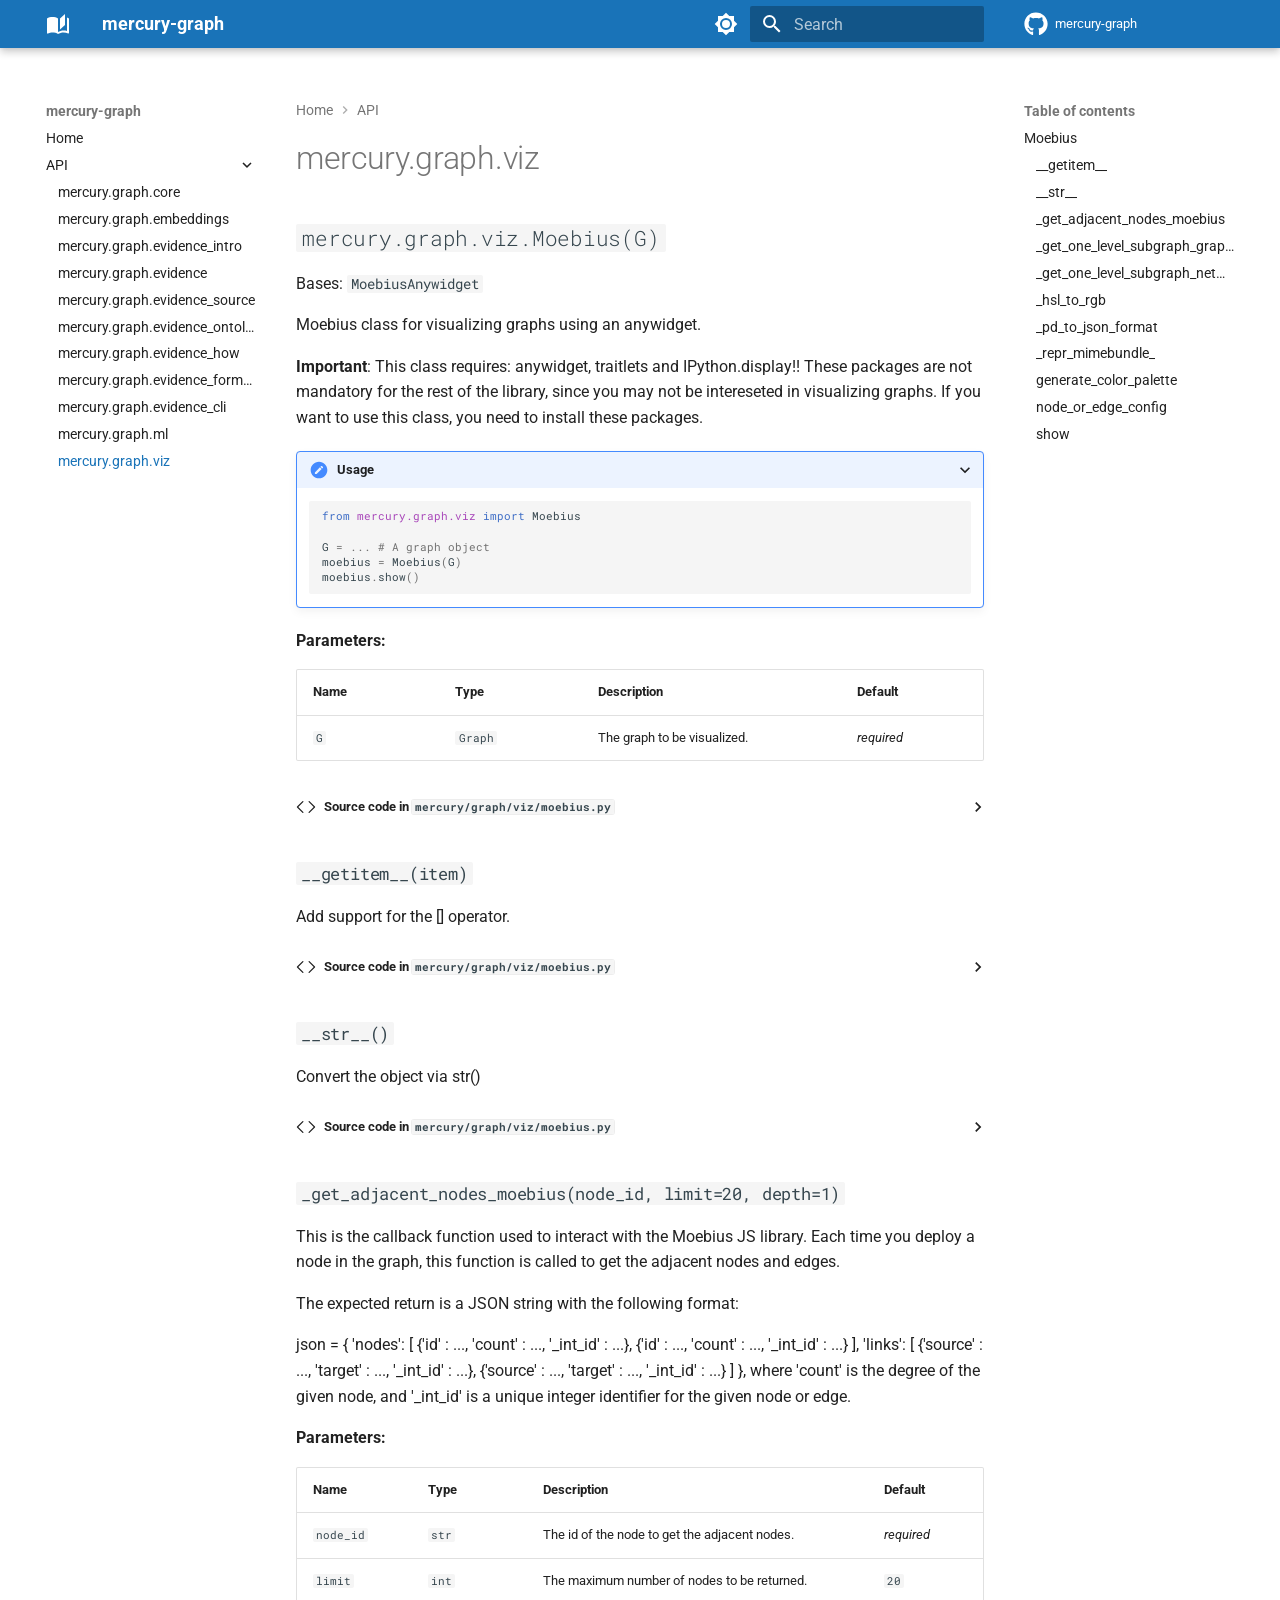
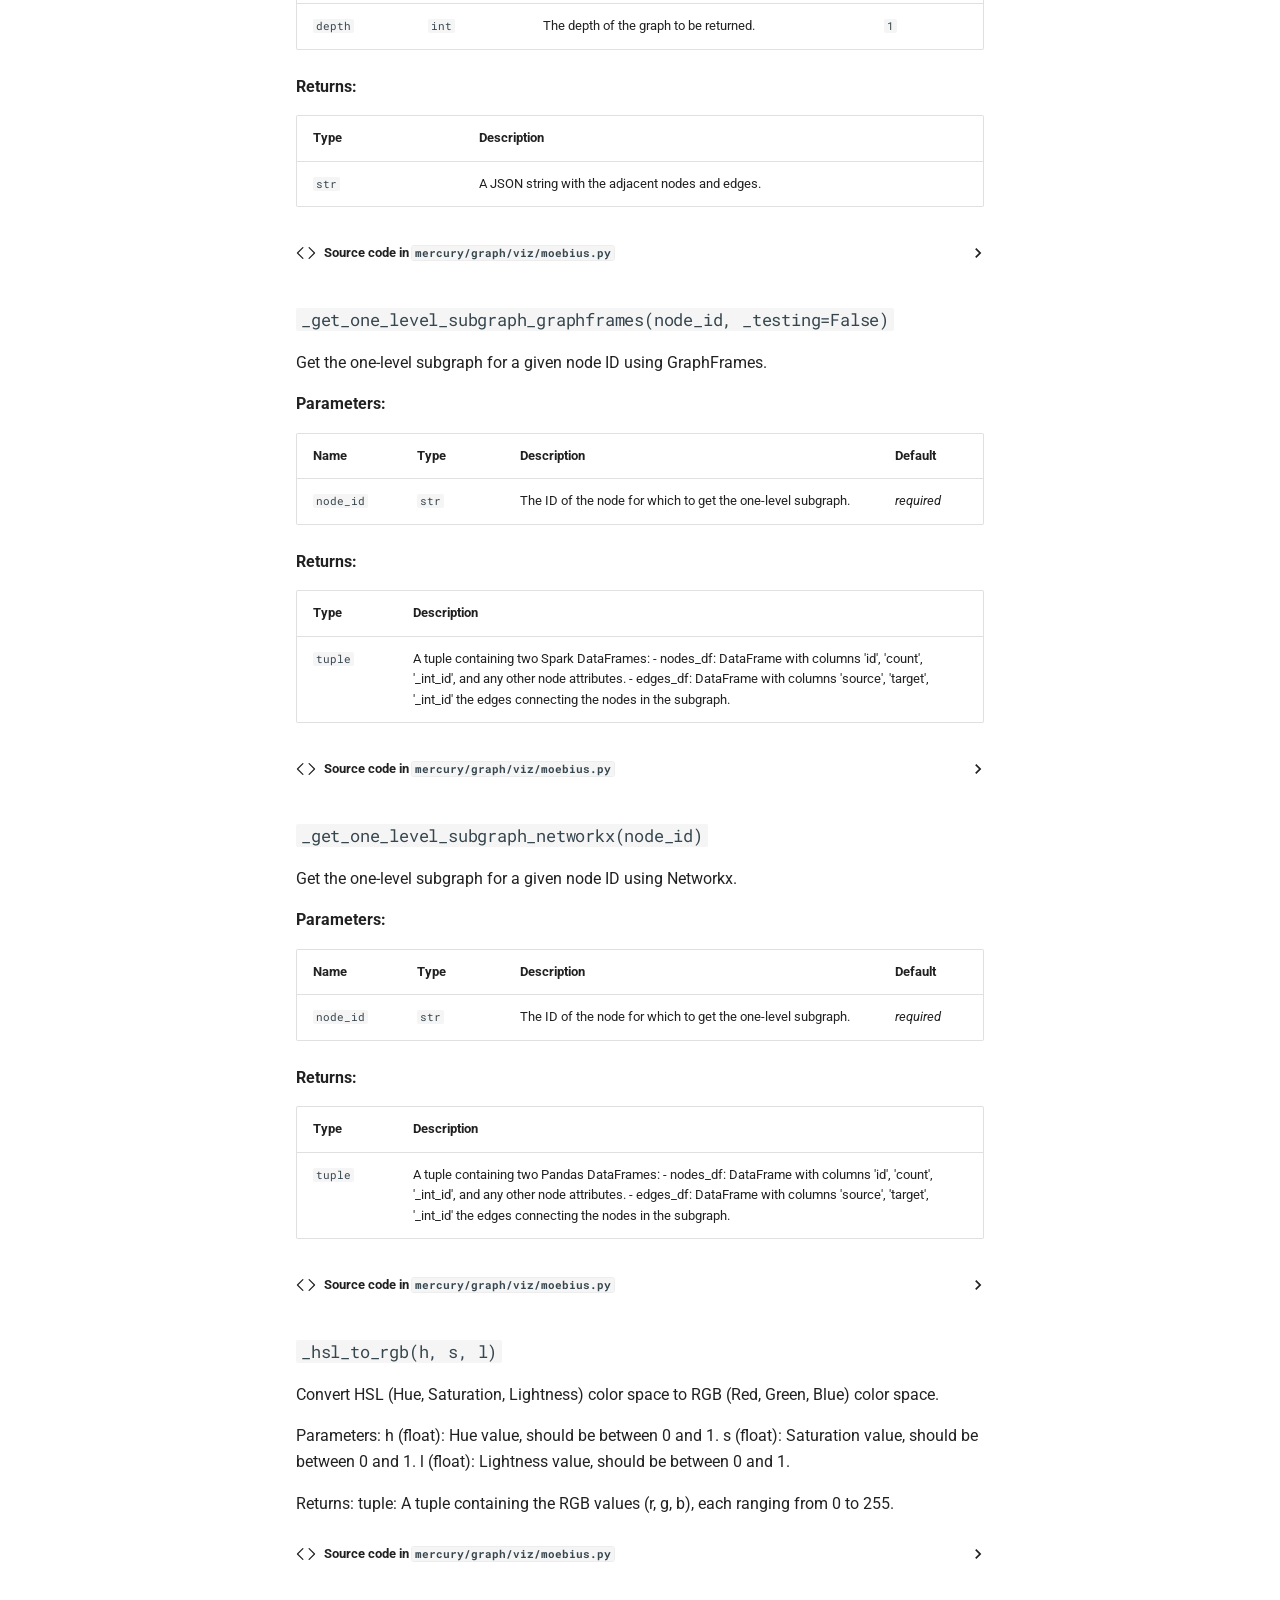
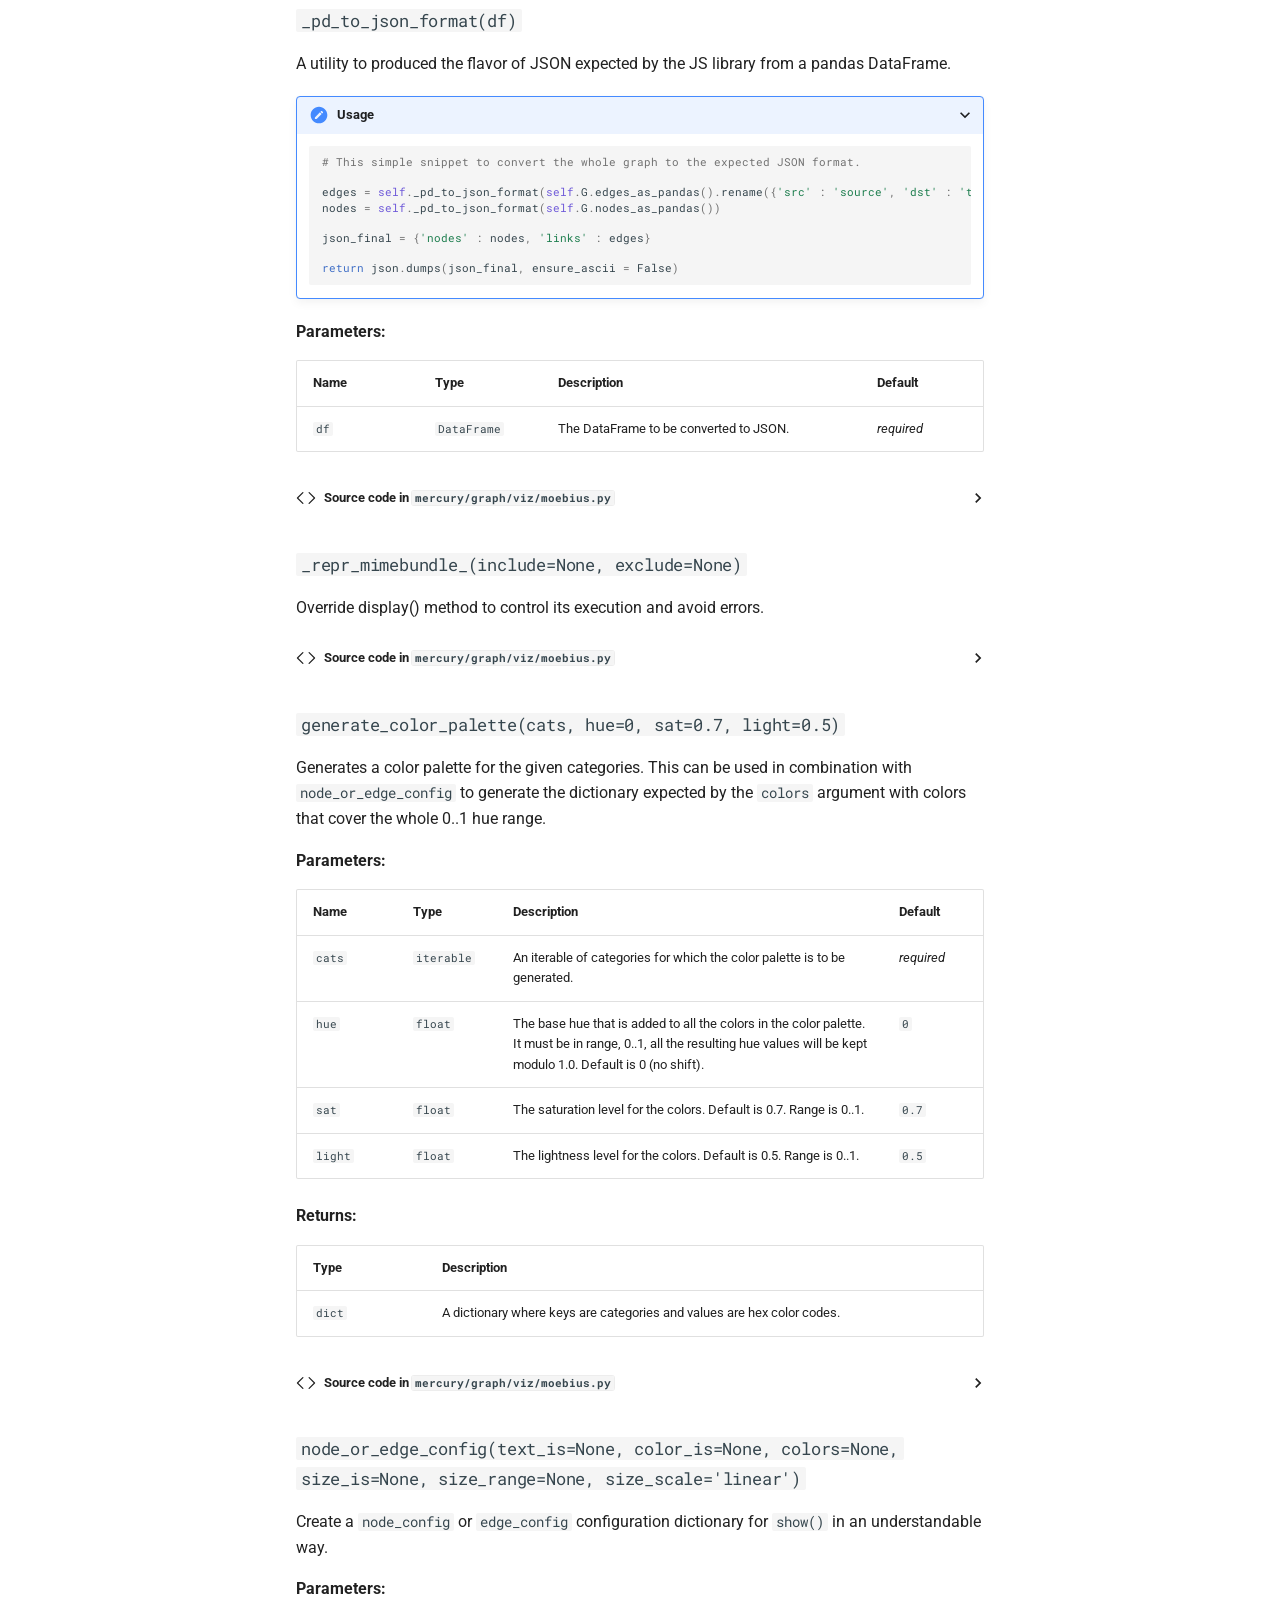
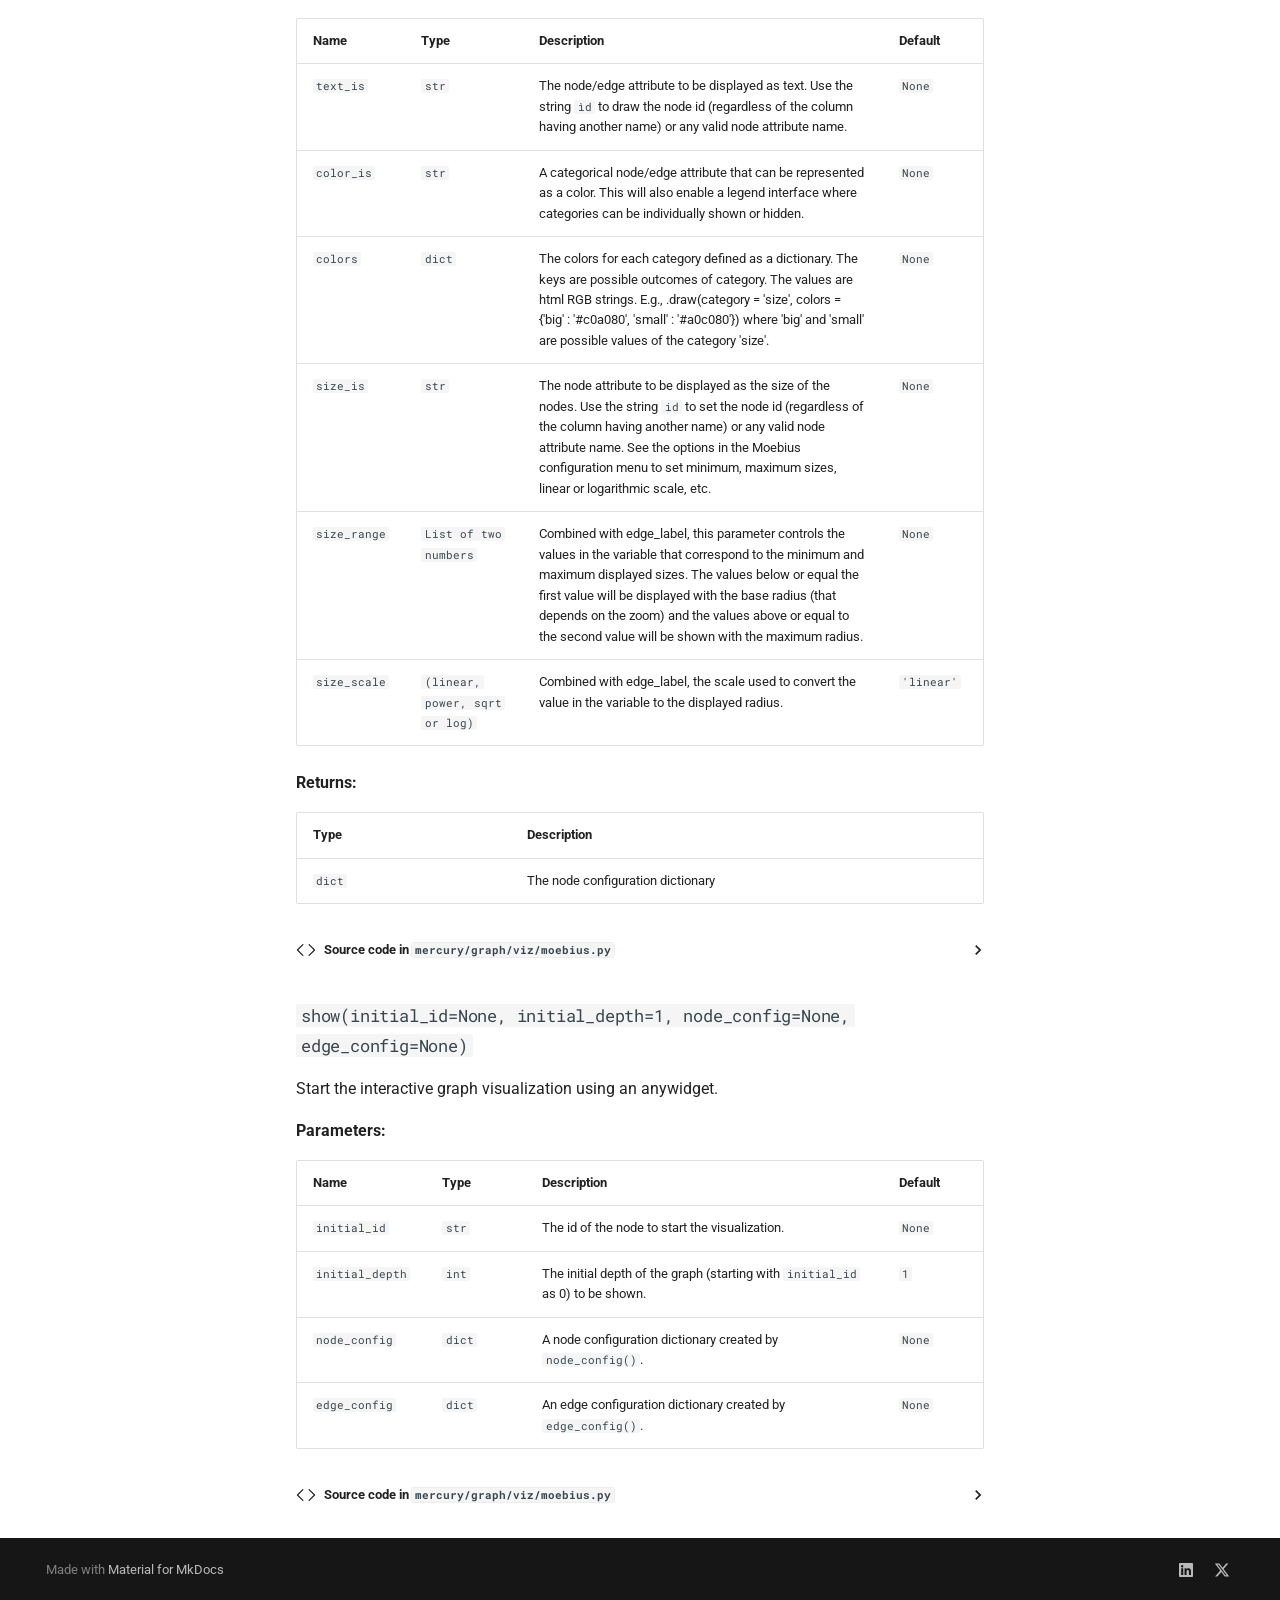
<file: site/reference/viz/index.html>
<!doctype html>
<html lang="en" class="no-js">
  <head>
    
      <meta charset="utf-8">
      <meta name="viewport" content="width=device-width,initial-scale=1">
      
      
      
      
        <link rel="prev" href="../ml/">
      
      
      
        
      
      
      <link rel="icon" href="../../assets/images/favicon.png">
      <meta name="generator" content="mkdocs-1.6.1, mkdocs-material-9.7.7">
    
    
      
        <title>mercury.graph.viz - mercury-graph</title>
      
    
    
      <link rel="stylesheet" href="../../assets/stylesheets/main.ec1eaa64.min.css">
      
        
        <link rel="stylesheet" href="../../assets/stylesheets/palette.ab4e12ef.min.css">
      
      


    
    
      
    
    
      
        
        
        <link rel="preconnect" href="https://fonts.gstatic.com" crossorigin>
        <link rel="stylesheet" href="https://fonts.googleapis.com/css?family=Roboto:300,300i,400,400i,700,700i%7CRoboto+Mono:400,400i,700,700i&display=fallback">
        <style>:root{--md-text-font:"Roboto";--md-code-font:"Roboto Mono"}</style>
      
    
    
      <link rel="stylesheet" href="../../assets/_mkdocstrings.css">
    
      <link rel="stylesheet" href="../../stylesheets/extra.css">
    
    <script>__md_scope=new URL("../..",location),__md_hash=e=>[...e].reduce(((e,_)=>(e<<5)-e+_.charCodeAt(0)),0),__md_get=(e,_=localStorage,t=__md_scope)=>JSON.parse(_.getItem(t.pathname+"."+e)),__md_set=(e,_,t=localStorage,a=__md_scope)=>{try{t.setItem(a.pathname+"."+e,JSON.stringify(_))}catch(e){}}</script>
    
      

    
    
  </head>
  
  
    
    
      
    
    
    
    
    <body dir="ltr" data-md-color-scheme="default" data-md-color-primary="custom" data-md-color-accent="custom">
  
    
    <input class="md-toggle" data-md-toggle="drawer" type="checkbox" id="__drawer" autocomplete="off">
    <input class="md-toggle" data-md-toggle="search" type="checkbox" id="__search" autocomplete="off">
    <label class="md-overlay" for="__drawer"></label>
    <div data-md-component="skip">
      
        
        <a href="#mercury.graph.viz.Moebius" class="md-skip">
          Skip to content
        </a>
      
    </div>
    <div data-md-component="announce">
      
    </div>
    
    
      

  

<header class="md-header md-header--shadow" data-md-component="header">
  <nav class="md-header__inner md-grid" aria-label="Header">
    <a href="../.." title="mercury-graph" class="md-header__button md-logo" aria-label="mercury-graph" data-md-component="logo">
      
  
  <svg xmlns="http://www.w3.org/2000/svg" viewBox="0 0 24 24"><path d="m19 2-5 4.5v11l5-4.5zM6.5 5C4.55 5 2.45 5.4 1 6.5v14.66c0 .25.25.5.5.5.1 0 .15-.07.25-.07 1.35-.65 3.3-1.09 4.75-1.09 1.95 0 4.05.4 5.5 1.5 1.35-.85 3.8-1.5 5.5-1.5 1.65 0 3.35.31 4.75 1.06.1.05.15.03.25.03.25 0 .5-.25.5-.5V6.5c-.6-.45-1.25-.75-2-1V19c-1.1-.35-2.3-.5-3.5-.5-1.7 0-4.15.65-5.5 1.5V6.5C10.55 5.4 8.45 5 6.5 5"/></svg>

    </a>
    <label class="md-header__button md-icon" for="__drawer">
      
      <svg xmlns="http://www.w3.org/2000/svg" viewBox="0 0 24 24"><path d="M3 6h18v2H3zm0 5h18v2H3zm0 5h18v2H3z"/></svg>
    </label>
    <div class="md-header__title" data-md-component="header-title">
      <div class="md-header__ellipsis">
        <div class="md-header__topic">
          <span class="md-ellipsis">
            mercury-graph
          </span>
        </div>
        <div class="md-header__topic" data-md-component="header-topic">
          <span class="md-ellipsis">
            
              mercury.graph.viz
            
          </span>
        </div>
      </div>
    </div>
    
      
        <form class="md-header__option" data-md-component="palette">
  
    
    
    
    <input class="md-option" data-md-color-media="(prefers-color-scheme: light)" data-md-color-scheme="default" data-md-color-primary="custom" data-md-color-accent="custom"  aria-label="Switch to dark mode"  type="radio" name="__palette" id="__palette_0">
    
      <label class="md-header__button md-icon" title="Switch to dark mode" for="__palette_1" hidden>
        <svg xmlns="http://www.w3.org/2000/svg" viewBox="0 0 24 24"><path d="M12 8a4 4 0 0 0-4 4 4 4 0 0 0 4 4 4 4 0 0 0 4-4 4 4 0 0 0-4-4m0 10a6 6 0 0 1-6-6 6 6 0 0 1 6-6 6 6 0 0 1 6 6 6 6 0 0 1-6 6m8-9.31V4h-4.69L12 .69 8.69 4H4v4.69L.69 12 4 15.31V20h4.69L12 23.31 15.31 20H20v-4.69L23.31 12z"/></svg>
      </label>
    
  
    
    
    
    <input class="md-option" data-md-color-media="(prefers-color-scheme: dark)" data-md-color-scheme="slate" data-md-color-primary="custom" data-md-color-accent="custom"  aria-label="Switch to light mode"  type="radio" name="__palette" id="__palette_1">
    
      <label class="md-header__button md-icon" title="Switch to light mode" for="__palette_0" hidden>
        <svg xmlns="http://www.w3.org/2000/svg" viewBox="0 0 24 24"><path d="M12 18c-.89 0-1.74-.2-2.5-.55C11.56 16.5 13 14.42 13 12s-1.44-4.5-3.5-5.45C10.26 6.2 11.11 6 12 6a6 6 0 0 1 6 6 6 6 0 0 1-6 6m8-9.31V4h-4.69L12 .69 8.69 4H4v4.69L.69 12 4 15.31V20h4.69L12 23.31 15.31 20H20v-4.69L23.31 12z"/></svg>
      </label>
    
  
</form>
      
    
    
      <script>var palette=__md_get("__palette");if(palette&&palette.color){if("(prefers-color-scheme)"===palette.color.media){var media=matchMedia("(prefers-color-scheme: light)"),input=document.querySelector(media.matches?"[data-md-color-media='(prefers-color-scheme: light)']":"[data-md-color-media='(prefers-color-scheme: dark)']");palette.color.media=input.getAttribute("data-md-color-media"),palette.color.scheme=input.getAttribute("data-md-color-scheme"),palette.color.primary=input.getAttribute("data-md-color-primary"),palette.color.accent=input.getAttribute("data-md-color-accent")}for(var[key,value]of Object.entries(palette.color))document.body.setAttribute("data-md-color-"+key,value)}</script>
    
    
    
      
      
        <label class="md-header__button md-icon" for="__search">
          
          <svg xmlns="http://www.w3.org/2000/svg" viewBox="0 0 24 24"><path d="M9.5 3A6.5 6.5 0 0 1 16 9.5c0 1.61-.59 3.09-1.56 4.23l.27.27h.79l5 5-1.5 1.5-5-5v-.79l-.27-.27A6.52 6.52 0 0 1 9.5 16 6.5 6.5 0 0 1 3 9.5 6.5 6.5 0 0 1 9.5 3m0 2C7 5 5 7 5 9.5S7 14 9.5 14 14 12 14 9.5 12 5 9.5 5"/></svg>
        </label>
        <div class="md-search" data-md-component="search" role="dialog">
  <label class="md-search__overlay" for="__search"></label>
  <div class="md-search__inner" role="search">
    <form class="md-search__form" name="search">
      <input type="text" class="md-search__input" name="query" aria-label="Search" placeholder="Search" autocapitalize="off" autocorrect="off" autocomplete="off" spellcheck="false" data-md-component="search-query" required>
      <label class="md-search__icon md-icon" for="__search">
        
        <svg xmlns="http://www.w3.org/2000/svg" viewBox="0 0 24 24"><path d="M9.5 3A6.5 6.5 0 0 1 16 9.5c0 1.61-.59 3.09-1.56 4.23l.27.27h.79l5 5-1.5 1.5-5-5v-.79l-.27-.27A6.52 6.52 0 0 1 9.5 16 6.5 6.5 0 0 1 3 9.5 6.5 6.5 0 0 1 9.5 3m0 2C7 5 5 7 5 9.5S7 14 9.5 14 14 12 14 9.5 12 5 9.5 5"/></svg>
        
        <svg xmlns="http://www.w3.org/2000/svg" viewBox="0 0 24 24"><path d="M20 11v2H8l5.5 5.5-1.42 1.42L4.16 12l7.92-7.92L13.5 5.5 8 11z"/></svg>
      </label>
      <nav class="md-search__options" aria-label="Search">
        
          <a href="javascript:void(0)" class="md-search__icon md-icon" title="Share" aria-label="Share" data-clipboard data-clipboard-text="" data-md-component="search-share" tabindex="-1">
            
            <svg xmlns="http://www.w3.org/2000/svg" viewBox="0 0 24 24"><path d="M18 16.08c-.76 0-1.44.3-1.96.77L8.91 12.7c.05-.23.09-.46.09-.7s-.04-.47-.09-.7l7.05-4.11c.54.5 1.25.81 2.04.81a3 3 0 0 0 3-3 3 3 0 0 0-3-3 3 3 0 0 0-3 3c0 .24.04.47.09.7L8.04 9.81C7.5 9.31 6.79 9 6 9a3 3 0 0 0-3 3 3 3 0 0 0 3 3c.79 0 1.5-.31 2.04-.81l7.12 4.15c-.05.21-.08.43-.08.66 0 1.61 1.31 2.91 2.92 2.91s2.92-1.3 2.92-2.91A2.92 2.92 0 0 0 18 16.08"/></svg>
          </a>
        
        <button type="reset" class="md-search__icon md-icon" title="Clear" aria-label="Clear" tabindex="-1">
          
          <svg xmlns="http://www.w3.org/2000/svg" viewBox="0 0 24 24"><path d="M19 6.41 17.59 5 12 10.59 6.41 5 5 6.41 10.59 12 5 17.59 6.41 19 12 13.41 17.59 19 19 17.59 13.41 12z"/></svg>
        </button>
      </nav>
      
        <div class="md-search__suggest" data-md-component="search-suggest"></div>
      
    </form>
    <div class="md-search__output">
      <div class="md-search__scrollwrap" tabindex="0" data-md-scrollfix>
        <div class="md-search-result" data-md-component="search-result">
          <div class="md-search-result__meta">
            Initializing search
          </div>
          <ol class="md-search-result__list" role="presentation"></ol>
        </div>
      </div>
    </div>
  </div>
</div>
      
    
    
      <div class="md-header__source">
        <a href="https://github.com/BBVA/mercury-graph/" title="Go to repository" class="md-source" data-md-component="source">
  <div class="md-source__icon md-icon">
    
    <svg xmlns="http://www.w3.org/2000/svg" viewBox="0 0 512 512"><!--! Font Awesome Free 7.1.0 by @fontawesome - https://fontawesome.com License - https://fontawesome.com/license/free (Icons: CC BY 4.0, Fonts: SIL OFL 1.1, Code: MIT License) Copyright 2025 Fonticons, Inc.--><path d="M173.9 397.4c0 2-2.3 3.6-5.2 3.6-3.3.3-5.6-1.3-5.6-3.6 0-2 2.3-3.6 5.2-3.6 3-.3 5.6 1.3 5.6 3.6m-31.1-4.5c-.7 2 1.3 4.3 4.3 4.9 2.6 1 5.6 0 6.2-2s-1.3-4.3-4.3-5.2c-2.6-.7-5.5.3-6.2 2.3m44.2-1.7c-2.9.7-4.9 2.6-4.6 4.9.3 2 2.9 3.3 5.9 2.6 2.9-.7 4.9-2.6 4.6-4.6-.3-1.9-3-3.2-5.9-2.9M252.8 8C114.1 8 8 113.3 8 252c0 110.9 69.8 205.8 169.5 239.2 12.8 2.3 17.3-5.6 17.3-12.1 0-6.2-.3-40.4-.3-61.4 0 0-70 15-84.7-29.8 0 0-11.4-29.1-27.8-36.6 0 0-22.9-15.7 1.6-15.4 0 0 24.9 2 38.6 25.8 21.9 38.6 58.6 27.5 72.9 20.9 2.3-16 8.8-27.1 16-33.7-55.9-6.2-112.3-14.3-112.3-110.5 0-27.5 7.6-41.3 23.6-58.9-2.6-6.5-11.1-33.3 2.6-67.9 20.9-6.5 69 27 69 27 20-5.6 41.5-8.5 62.8-8.5s42.8 2.9 62.8 8.5c0 0 48.1-33.6 69-27 13.7 34.7 5.2 61.4 2.6 67.9 16 17.7 25.8 31.5 25.8 58.9 0 96.5-58.9 104.2-114.8 110.5 9.2 7.9 17 22.9 17 46.4 0 33.7-.3 75.4-.3 83.6 0 6.5 4.6 14.4 17.3 12.1C436.2 457.8 504 362.9 504 252 504 113.3 391.5 8 252.8 8M105.2 352.9c-1.3 1-1 3.3.7 5.2 1.6 1.6 3.9 2.3 5.2 1 1.3-1 1-3.3-.7-5.2-1.6-1.6-3.9-2.3-5.2-1m-10.8-8.1c-.7 1.3.3 2.9 2.3 3.9 1.6 1 3.6.7 4.3-.7.7-1.3-.3-2.9-2.3-3.9-2-.6-3.6-.3-4.3.7m32.4 35.6c-1.6 1.3-1 4.3 1.3 6.2 2.3 2.3 5.2 2.6 6.5 1 1.3-1.3.7-4.3-1.3-6.2-2.2-2.3-5.2-2.6-6.5-1m-11.4-14.7c-1.6 1-1.6 3.6 0 5.9s4.3 3.3 5.6 2.3c1.6-1.3 1.6-3.9 0-6.2-1.4-2.3-4-3.3-5.6-2"/></svg>
  </div>
  <div class="md-source__repository">
    mercury-graph
  </div>
</a>
      </div>
    
  </nav>
  
</header>
    
    <div class="md-container" data-md-component="container">
      
      
        
          
        
      
      <main class="md-main" data-md-component="main">
        <div class="md-main__inner md-grid">
          
            
              
              <div class="md-sidebar md-sidebar--primary" data-md-component="sidebar" data-md-type="navigation" >
                <div class="md-sidebar__scrollwrap">
                  <div class="md-sidebar__inner">
                    



<nav class="md-nav md-nav--primary" aria-label="Navigation" data-md-level="0">
  <label class="md-nav__title" for="__drawer">
    <a href="../.." title="mercury-graph" class="md-nav__button md-logo" aria-label="mercury-graph" data-md-component="logo">
      
  
  <svg xmlns="http://www.w3.org/2000/svg" viewBox="0 0 24 24"><path d="m19 2-5 4.5v11l5-4.5zM6.5 5C4.55 5 2.45 5.4 1 6.5v14.66c0 .25.25.5.5.5.1 0 .15-.07.25-.07 1.35-.65 3.3-1.09 4.75-1.09 1.95 0 4.05.4 5.5 1.5 1.35-.85 3.8-1.5 5.5-1.5 1.65 0 3.35.31 4.75 1.06.1.05.15.03.25.03.25 0 .5-.25.5-.5V6.5c-.6-.45-1.25-.75-2-1V19c-1.1-.35-2.3-.5-3.5-.5-1.7 0-4.15.65-5.5 1.5V6.5C10.55 5.4 8.45 5 6.5 5"/></svg>

    </a>
    mercury-graph
  </label>
  
    <div class="md-nav__source">
      <a href="https://github.com/BBVA/mercury-graph/" title="Go to repository" class="md-source" data-md-component="source">
  <div class="md-source__icon md-icon">
    
    <svg xmlns="http://www.w3.org/2000/svg" viewBox="0 0 512 512"><!--! Font Awesome Free 7.1.0 by @fontawesome - https://fontawesome.com License - https://fontawesome.com/license/free (Icons: CC BY 4.0, Fonts: SIL OFL 1.1, Code: MIT License) Copyright 2025 Fonticons, Inc.--><path d="M173.9 397.4c0 2-2.3 3.6-5.2 3.6-3.3.3-5.6-1.3-5.6-3.6 0-2 2.3-3.6 5.2-3.6 3-.3 5.6 1.3 5.6 3.6m-31.1-4.5c-.7 2 1.3 4.3 4.3 4.9 2.6 1 5.6 0 6.2-2s-1.3-4.3-4.3-5.2c-2.6-.7-5.5.3-6.2 2.3m44.2-1.7c-2.9.7-4.9 2.6-4.6 4.9.3 2 2.9 3.3 5.9 2.6 2.9-.7 4.9-2.6 4.6-4.6-.3-1.9-3-3.2-5.9-2.9M252.8 8C114.1 8 8 113.3 8 252c0 110.9 69.8 205.8 169.5 239.2 12.8 2.3 17.3-5.6 17.3-12.1 0-6.2-.3-40.4-.3-61.4 0 0-70 15-84.7-29.8 0 0-11.4-29.1-27.8-36.6 0 0-22.9-15.7 1.6-15.4 0 0 24.9 2 38.6 25.8 21.9 38.6 58.6 27.5 72.9 20.9 2.3-16 8.8-27.1 16-33.7-55.9-6.2-112.3-14.3-112.3-110.5 0-27.5 7.6-41.3 23.6-58.9-2.6-6.5-11.1-33.3 2.6-67.9 20.9-6.5 69 27 69 27 20-5.6 41.5-8.5 62.8-8.5s42.8 2.9 62.8 8.5c0 0 48.1-33.6 69-27 13.7 34.7 5.2 61.4 2.6 67.9 16 17.7 25.8 31.5 25.8 58.9 0 96.5-58.9 104.2-114.8 110.5 9.2 7.9 17 22.9 17 46.4 0 33.7-.3 75.4-.3 83.6 0 6.5 4.6 14.4 17.3 12.1C436.2 457.8 504 362.9 504 252 504 113.3 391.5 8 252.8 8M105.2 352.9c-1.3 1-1 3.3.7 5.2 1.6 1.6 3.9 2.3 5.2 1 1.3-1 1-3.3-.7-5.2-1.6-1.6-3.9-2.3-5.2-1m-10.8-8.1c-.7 1.3.3 2.9 2.3 3.9 1.6 1 3.6.7 4.3-.7.7-1.3-.3-2.9-2.3-3.9-2-.6-3.6-.3-4.3.7m32.4 35.6c-1.6 1.3-1 4.3 1.3 6.2 2.3 2.3 5.2 2.6 6.5 1 1.3-1.3.7-4.3-1.3-6.2-2.2-2.3-5.2-2.6-6.5-1m-11.4-14.7c-1.6 1-1.6 3.6 0 5.9s4.3 3.3 5.6 2.3c1.6-1.3 1.6-3.9 0-6.2-1.4-2.3-4-3.3-5.6-2"/></svg>
  </div>
  <div class="md-source__repository">
    mercury-graph
  </div>
</a>
    </div>
  
  <ul class="md-nav__list" data-md-scrollfix>
    
      
      
  
  
  
  
    <li class="md-nav__item">
      <a href="../.." class="md-nav__link">
        
  
  
  <span class="md-ellipsis">
    
  
    Home
  

    
  </span>
  
  

      </a>
    </li>
  

    
      
      
  
  
    
  
  
  
    
    
      
        
      
        
      
        
      
        
      
        
      
        
      
        
      
        
      
        
      
        
      
        
      
    
    
    
    
    <li class="md-nav__item md-nav__item--active md-nav__item--nested">
      
        
        
        <input class="md-nav__toggle md-toggle " type="checkbox" id="__nav_2" checked>
        
          
          <label class="md-nav__link" for="__nav_2" id="__nav_2_label" tabindex="0">
            
  
  
  <span class="md-ellipsis">
    
  
    API
  

    
  </span>
  
  

            <span class="md-nav__icon md-icon"></span>
          </label>
        
        <nav class="md-nav" data-md-level="1" aria-labelledby="__nav_2_label" aria-expanded="true">
          <label class="md-nav__title" for="__nav_2">
            <span class="md-nav__icon md-icon"></span>
            
  
    API
  

          </label>
          <ul class="md-nav__list" data-md-scrollfix>
            
              
                
  
  
  
  
    <li class="md-nav__item">
      <a href="../core/" class="md-nav__link">
        
  
  
  <span class="md-ellipsis">
    
  
    mercury.graph.core
  

    
  </span>
  
  

      </a>
    </li>
  

              
            
              
                
  
  
  
  
    <li class="md-nav__item">
      <a href="../embeddings/" class="md-nav__link">
        
  
  
  <span class="md-ellipsis">
    
  
    mercury.graph.embeddings
  

    
  </span>
  
  

      </a>
    </li>
  

              
            
              
                
  
  
  
  
    <li class="md-nav__item">
      <a href="../evidence_intro/" class="md-nav__link">
        
  
  
  <span class="md-ellipsis">
    
  
    mercury.graph.evidence_intro
  

    
  </span>
  
  

      </a>
    </li>
  

              
            
              
                
  
  
  
  
    <li class="md-nav__item">
      <a href="../evidence/" class="md-nav__link">
        
  
  
  <span class="md-ellipsis">
    
  
    mercury.graph.evidence
  

    
  </span>
  
  

      </a>
    </li>
  

              
            
              
                
  
  
  
  
    <li class="md-nav__item">
      <a href="../evidence_source/" class="md-nav__link">
        
  
  
  <span class="md-ellipsis">
    
  
    mercury.graph.evidence_source
  

    
  </span>
  
  

      </a>
    </li>
  

              
            
              
                
  
  
  
  
    <li class="md-nav__item">
      <a href="../evidence_ontologies/" class="md-nav__link">
        
  
  
  <span class="md-ellipsis">
    
  
    mercury.graph.evidence_ontologies
  

    
  </span>
  
  

      </a>
    </li>
  

              
            
              
                
  
  
  
  
    <li class="md-nav__item">
      <a href="../evidence_how/" class="md-nav__link">
        
  
  
  <span class="md-ellipsis">
    
  
    mercury.graph.evidence_how
  

    
  </span>
  
  

      </a>
    </li>
  

              
            
              
                
  
  
  
  
    <li class="md-nav__item">
      <a href="../evidence_formats/" class="md-nav__link">
        
  
  
  <span class="md-ellipsis">
    
  
    mercury.graph.evidence_formats
  

    
  </span>
  
  

      </a>
    </li>
  

              
            
              
                
  
  
  
  
    <li class="md-nav__item">
      <a href="../evidence_cli/" class="md-nav__link">
        
  
  
  <span class="md-ellipsis">
    
  
    mercury.graph.evidence_cli
  

    
  </span>
  
  

      </a>
    </li>
  

              
            
              
                
  
  
  
  
    <li class="md-nav__item">
      <a href="../ml/" class="md-nav__link">
        
  
  
  <span class="md-ellipsis">
    
  
    mercury.graph.ml
  

    
  </span>
  
  

      </a>
    </li>
  

              
            
              
                
  
  
    
  
  
  
    <li class="md-nav__item md-nav__item--active">
      
      <input class="md-nav__toggle md-toggle" type="checkbox" id="__toc">
      
      
      
        <label class="md-nav__link md-nav__link--active" for="__toc">
          
  
  
  <span class="md-ellipsis">
    
  
    mercury.graph.viz
  

    
  </span>
  
  

          <span class="md-nav__icon md-icon"></span>
        </label>
      
      <a href="./" class="md-nav__link md-nav__link--active">
        
  
  
  <span class="md-ellipsis">
    
  
    mercury.graph.viz
  

    
  </span>
  
  

      </a>
      
        

<nav class="md-nav md-nav--secondary" aria-label="Table of contents">
  
  
  
  
    <label class="md-nav__title" for="__toc">
      <span class="md-nav__icon md-icon"></span>
      Table of contents
    </label>
    <ul class="md-nav__list" data-md-component="toc" data-md-scrollfix>
      
        <li class="md-nav__item">
  <a href="#mercury.graph.viz.Moebius" class="md-nav__link">
    <span class="md-ellipsis">
      
        Moebius
      
    </span>
  </a>
  
    <nav class="md-nav" aria-label="Moebius">
      <ul class="md-nav__list">
        
          <li class="md-nav__item">
  <a href="#mercury.graph.viz.Moebius.__getitem__" class="md-nav__link">
    <span class="md-ellipsis">
      
        __getitem__
      
    </span>
  </a>
  
</li>
        
          <li class="md-nav__item">
  <a href="#mercury.graph.viz.Moebius.__str__" class="md-nav__link">
    <span class="md-ellipsis">
      
        __str__
      
    </span>
  </a>
  
</li>
        
          <li class="md-nav__item">
  <a href="#mercury.graph.viz.Moebius._get_adjacent_nodes_moebius" class="md-nav__link">
    <span class="md-ellipsis">
      
        _get_adjacent_nodes_moebius
      
    </span>
  </a>
  
</li>
        
          <li class="md-nav__item">
  <a href="#mercury.graph.viz.Moebius._get_one_level_subgraph_graphframes" class="md-nav__link">
    <span class="md-ellipsis">
      
        _get_one_level_subgraph_graphframes
      
    </span>
  </a>
  
</li>
        
          <li class="md-nav__item">
  <a href="#mercury.graph.viz.Moebius._get_one_level_subgraph_networkx" class="md-nav__link">
    <span class="md-ellipsis">
      
        _get_one_level_subgraph_networkx
      
    </span>
  </a>
  
</li>
        
          <li class="md-nav__item">
  <a href="#mercury.graph.viz.Moebius._hsl_to_rgb" class="md-nav__link">
    <span class="md-ellipsis">
      
        _hsl_to_rgb
      
    </span>
  </a>
  
</li>
        
          <li class="md-nav__item">
  <a href="#mercury.graph.viz.Moebius._pd_to_json_format" class="md-nav__link">
    <span class="md-ellipsis">
      
        _pd_to_json_format
      
    </span>
  </a>
  
</li>
        
          <li class="md-nav__item">
  <a href="#mercury.graph.viz.Moebius._repr_mimebundle_" class="md-nav__link">
    <span class="md-ellipsis">
      
        _repr_mimebundle_
      
    </span>
  </a>
  
</li>
        
          <li class="md-nav__item">
  <a href="#mercury.graph.viz.Moebius.generate_color_palette" class="md-nav__link">
    <span class="md-ellipsis">
      
        generate_color_palette
      
    </span>
  </a>
  
</li>
        
          <li class="md-nav__item">
  <a href="#mercury.graph.viz.Moebius.node_or_edge_config" class="md-nav__link">
    <span class="md-ellipsis">
      
        node_or_edge_config
      
    </span>
  </a>
  
</li>
        
          <li class="md-nav__item">
  <a href="#mercury.graph.viz.Moebius.show" class="md-nav__link">
    <span class="md-ellipsis">
      
        show
      
    </span>
  </a>
  
</li>
        
      </ul>
    </nav>
  
</li>
      
    </ul>
  
</nav>
      
    </li>
  

              
            
          </ul>
        </nav>
      
    </li>
  

    
  </ul>
</nav>
                  </div>
                </div>
              </div>
            
            
              
              <div class="md-sidebar md-sidebar--secondary" data-md-component="sidebar" data-md-type="toc" >
                <div class="md-sidebar__scrollwrap">
                  <div class="md-sidebar__inner">
                    

<nav class="md-nav md-nav--secondary" aria-label="Table of contents">
  
  
  
  
    <label class="md-nav__title" for="__toc">
      <span class="md-nav__icon md-icon"></span>
      Table of contents
    </label>
    <ul class="md-nav__list" data-md-component="toc" data-md-scrollfix>
      
        <li class="md-nav__item">
  <a href="#mercury.graph.viz.Moebius" class="md-nav__link">
    <span class="md-ellipsis">
      
        Moebius
      
    </span>
  </a>
  
    <nav class="md-nav" aria-label="Moebius">
      <ul class="md-nav__list">
        
          <li class="md-nav__item">
  <a href="#mercury.graph.viz.Moebius.__getitem__" class="md-nav__link">
    <span class="md-ellipsis">
      
        __getitem__
      
    </span>
  </a>
  
</li>
        
          <li class="md-nav__item">
  <a href="#mercury.graph.viz.Moebius.__str__" class="md-nav__link">
    <span class="md-ellipsis">
      
        __str__
      
    </span>
  </a>
  
</li>
        
          <li class="md-nav__item">
  <a href="#mercury.graph.viz.Moebius._get_adjacent_nodes_moebius" class="md-nav__link">
    <span class="md-ellipsis">
      
        _get_adjacent_nodes_moebius
      
    </span>
  </a>
  
</li>
        
          <li class="md-nav__item">
  <a href="#mercury.graph.viz.Moebius._get_one_level_subgraph_graphframes" class="md-nav__link">
    <span class="md-ellipsis">
      
        _get_one_level_subgraph_graphframes
      
    </span>
  </a>
  
</li>
        
          <li class="md-nav__item">
  <a href="#mercury.graph.viz.Moebius._get_one_level_subgraph_networkx" class="md-nav__link">
    <span class="md-ellipsis">
      
        _get_one_level_subgraph_networkx
      
    </span>
  </a>
  
</li>
        
          <li class="md-nav__item">
  <a href="#mercury.graph.viz.Moebius._hsl_to_rgb" class="md-nav__link">
    <span class="md-ellipsis">
      
        _hsl_to_rgb
      
    </span>
  </a>
  
</li>
        
          <li class="md-nav__item">
  <a href="#mercury.graph.viz.Moebius._pd_to_json_format" class="md-nav__link">
    <span class="md-ellipsis">
      
        _pd_to_json_format
      
    </span>
  </a>
  
</li>
        
          <li class="md-nav__item">
  <a href="#mercury.graph.viz.Moebius._repr_mimebundle_" class="md-nav__link">
    <span class="md-ellipsis">
      
        _repr_mimebundle_
      
    </span>
  </a>
  
</li>
        
          <li class="md-nav__item">
  <a href="#mercury.graph.viz.Moebius.generate_color_palette" class="md-nav__link">
    <span class="md-ellipsis">
      
        generate_color_palette
      
    </span>
  </a>
  
</li>
        
          <li class="md-nav__item">
  <a href="#mercury.graph.viz.Moebius.node_or_edge_config" class="md-nav__link">
    <span class="md-ellipsis">
      
        node_or_edge_config
      
    </span>
  </a>
  
</li>
        
          <li class="md-nav__item">
  <a href="#mercury.graph.viz.Moebius.show" class="md-nav__link">
    <span class="md-ellipsis">
      
        show
      
    </span>
  </a>
  
</li>
        
      </ul>
    </nav>
  
</li>
      
    </ul>
  
</nav>
                  </div>
                </div>
              </div>
            
          
          
            <div class="md-content" data-md-component="content">
              
                



  


  <nav class="md-path" aria-label="Navigation" >
    <ol class="md-path__list">
      
        
  
  
    <li class="md-path__item">
      <a href="../.." class="md-path__link">
        
  <span class="md-ellipsis">
    Home
  </span>

      </a>
    </li>
  

      
      
        
  
  
    
    
      <li class="md-path__item">
        <a href="../core/" class="md-path__link">
          
  <span class="md-ellipsis">
    API
  </span>

        </a>
      </li>
    
  

      
    </ol>
  </nav>

              
              <article class="md-content__inner md-typeset">
                
                  


  
  


  <h1>mercury.graph.viz</h1>

<div class="doc doc-object doc-class">



<h2 id="mercury.graph.viz.Moebius" class="doc doc-heading">
              <code class=" language-python"><span class="n">mercury</span><span class="o">.</span><span class="n">graph</span><span class="o">.</span><span class="n">viz</span><span class="o">.</span><span class="n">Moebius</span><span class="p">(</span><span class="n">G</span><span class="p">)</span></code>

</h2>


    <div class="doc doc-contents first">
            <p class="doc doc-class-bases">
              Bases: <code><span title="mercury.graph.viz.moebius.MoebiusAnywidget">MoebiusAnywidget</span></code></p>



        <p>Moebius class for visualizing graphs using an anywidget.</p>
<p><strong>Important</strong>: This class requires: anywidget, traitlets and IPython.display!! These packages are not mandatory
for the rest of the library, since you may not be intereseted in visualizing graphs. If you want to use this
class, you need to install these packages.</p>


<details class="usage" open>
  <summary>Usage</summary>
  <div class="highlight"><pre><span></span><code><span class="kn">from</span><span class="w"> </span><span class="nn">mercury.graph.viz</span><span class="w"> </span><span class="kn">import</span> <span class="n">Moebius</span>

<span class="n">G</span> <span class="o">=</span> <span class="o">...</span> <span class="c1"># A graph object</span>
<span class="n">moebius</span> <span class="o">=</span> <span class="n">Moebius</span><span class="p">(</span><span class="n">G</span><span class="p">)</span>
<span class="n">moebius</span><span class="o">.</span><span class="n">show</span><span class="p">()</span>
</code></pre></div>
</details>

<p><span class="doc-section-title">Parameters:</span></p>
    <table>
      <thead>
        <tr>
          <th>Name</th>
          <th>Type</th>
          <th>Description</th>
          <th>Default</th>
        </tr>
      </thead>
      <tbody>
          <tr class="doc-section-item">
            <td>
                <code>G</code>
            </td>
            <td>
                  <code><span title="Graph">Graph</span></code>
            </td>
            <td>
              <div class="doc-md-description">
                <p>The graph to be visualized.</p>
              </div>
            </td>
            <td>
                <em>required</em>
            </td>
          </tr>
      </tbody>
    </table>








                  <details class="mkdocstrings-source">
                    <summary>Source code in <code>mercury/graph/viz/moebius.py</code></summary>
                    <div class="codehilite"><table class="codehilitetable"><tr><td class="linenos"><div class="linenodiv"><pre><span></span><span class="normal">522</span>
<span class="normal">523</span>
<span class="normal">524</span>
<span class="normal">525</span>
<span class="normal">526</span></pre></div></td><td class="code"><div><pre><span></span><code><span class="k">def</span><span class="w"> </span><span class="fm">__init__</span><span class="p">(</span><span class="bp">self</span><span class="p">,</span> <span class="n">G</span><span class="p">):</span>
    <span class="k">if</span> <span class="n">display</span> <span class="ow">is</span> <span class="kc">None</span> <span class="ow">or</span> <span class="n">HTML</span> <span class="ow">is</span> <span class="kc">None</span><span class="p">:</span>
        <span class="k">raise</span> <span class="ne">ImportError</span><span class="p">(</span><span class="s1">&#39;IPython is not installed&#39;</span><span class="p">)</span>

    <span class="bp">self</span><span class="o">.</span><span class="n">G</span> <span class="o">=</span> <span class="n">G</span>
</code></pre></div></td></tr></table></div>
                  </details>



<div class="doc doc-children">










<div class="doc doc-object doc-function">


<h3 id="mercury.graph.viz.Moebius.__getitem__" class="doc doc-heading">
            <code class=" language-python"><span class="fm">__getitem__</span><span class="p">(</span><span class="n">item</span><span class="p">)</span></code>

</h3>


    <div class="doc doc-contents ">

        <p>Add support for the [] operator.</p>


            <details class="mkdocstrings-source">
              <summary>Source code in <code>mercury/graph/viz/moebius.py</code></summary>
              <div class="codehilite"><table class="codehilitetable"><tr><td class="linenos"><div class="linenodiv"><pre><span></span><span class="normal">129</span>
<span class="normal">130</span>
<span class="normal">131</span>
<span class="normal">132</span>
<span class="normal">133</span>
<span class="normal">134</span></pre></div></td><td class="code"><div><pre><span></span><code><span class="k">def</span><span class="w"> </span><span class="fm">__getitem__</span><span class="p">(</span><span class="bp">self</span><span class="p">,</span> <span class="n">item</span><span class="p">):</span>
<span class="w">    </span><span class="sd">&quot;&quot;&quot;</span>
<span class="sd">    Add support for the [] operator.</span>
<span class="sd">    &quot;&quot;&quot;</span>

    <span class="k">return</span> <span class="bp">self</span><span class="o">.</span><span class="n">_get_adjacent_nodes_moebius</span><span class="p">(</span><span class="n">item</span><span class="p">)</span>
</code></pre></div></td></tr></table></div>
            </details>
    </div>

</div>

<div class="doc doc-object doc-function">


<h3 id="mercury.graph.viz.Moebius.__str__" class="doc doc-heading">
            <code class=" language-python"><span class="fm">__str__</span><span class="p">()</span></code>

</h3>


    <div class="doc doc-contents ">

        <p>Convert the object via str()</p>


            <details class="mkdocstrings-source">
              <summary>Source code in <code>mercury/graph/viz/moebius.py</code></summary>
              <div class="codehilite"><table class="codehilitetable"><tr><td class="linenos"><div class="linenodiv"><pre><span></span><span class="normal">121</span>
<span class="normal">122</span>
<span class="normal">123</span>
<span class="normal">124</span>
<span class="normal">125</span>
<span class="normal">126</span></pre></div></td><td class="code"><div><pre><span></span><code><span class="k">def</span><span class="w"> </span><span class="fm">__str__</span><span class="p">(</span><span class="bp">self</span><span class="p">):</span>
<span class="w">    </span><span class="sd">&quot;&quot;&quot;</span>
<span class="sd">    Convert the object via str()</span>
<span class="sd">    &quot;&quot;&quot;</span>

    <span class="k">return</span> <span class="s1">&#39;Moebius(</span><span class="si">%s</span><span class="s1">)&#39;</span> <span class="o">%</span> <span class="nb">str</span><span class="p">(</span><span class="bp">self</span><span class="o">.</span><span class="n">G</span><span class="p">)</span>
</code></pre></div></td></tr></table></div>
            </details>
    </div>

</div>

<div class="doc doc-object doc-function">


<h3 id="mercury.graph.viz.Moebius._get_adjacent_nodes_moebius" class="doc doc-heading">
            <code class=" language-python"><span class="n">_get_adjacent_nodes_moebius</span><span class="p">(</span><span class="n">node_id</span><span class="p">,</span> <span class="n">limit</span><span class="o">=</span><span class="mi">20</span><span class="p">,</span> <span class="n">depth</span><span class="o">=</span><span class="mi">1</span><span class="p">)</span></code>

</h3>


    <div class="doc doc-contents ">

        <p>This is the callback function used to interact with the Moebius JS library. Each time you deploy a node in the graph, this
function is called to get the adjacent nodes and edges.</p>
<p>The expected return is a JSON string with the following format:</p>
<p>json = {
    'nodes': [
        {'id' : ..., 'count' : ..., '_int_id' : ...},
        {'id' : ..., 'count' : ..., '_int_id' : ...}
    ],
    'links': [
        {'source' : ..., 'target' : ..., '_int_id' : ...},
        {'source' : ..., 'target' : ..., '_int_id' : ...}
    ]
},
where 'count' is the degree of the given node, and '_int_id' is a
unique integer identifier for the given node or edge.</p>


<p><span class="doc-section-title">Parameters:</span></p>
    <table>
      <thead>
        <tr>
          <th>Name</th>
          <th>Type</th>
          <th>Description</th>
          <th>Default</th>
        </tr>
      </thead>
      <tbody>
          <tr class="doc-section-item">
            <td>
                <code>node_id</code>
            </td>
            <td>
                  <code><span title="str">str</span></code>
            </td>
            <td>
              <div class="doc-md-description">
                <p>The id of the node to get the adjacent nodes.</p>
              </div>
            </td>
            <td>
                <em>required</em>
            </td>
          </tr>
          <tr class="doc-section-item">
            <td>
                <code>limit</code>
            </td>
            <td>
                  <code><span title="int">int</span></code>
            </td>
            <td>
              <div class="doc-md-description">
                <p>The maximum number of nodes to be returned.</p>
              </div>
            </td>
            <td>
                  <code>20</code>
            </td>
          </tr>
          <tr class="doc-section-item">
            <td>
                <code>depth</code>
            </td>
            <td>
                  <code><span title="int">int</span></code>
            </td>
            <td>
              <div class="doc-md-description">
                <p>The depth of the graph to be returned.</p>
              </div>
            </td>
            <td>
                  <code>1</code>
            </td>
          </tr>
      </tbody>
    </table>


    <p><span class="doc-section-title">Returns:</span></p>
    <table>
      <thead>
        <tr>
          <th>Type</th>
          <th>Description</th>
        </tr>
      </thead>
      <tbody>
          <tr class="doc-section-item">
            <td>
                  <code><span title="str">str</span></code>
            </td>
            <td>
              <div class="doc-md-description">
                <p>A JSON string with the adjacent nodes and edges.</p>
              </div>
            </td>
          </tr>
      </tbody>
    </table>


            <details class="mkdocstrings-source">
              <summary>Source code in <code>mercury/graph/viz/moebius.py</code></summary>
              <div class="codehilite"><table class="codehilitetable"><tr><td class="linenos"><div class="linenodiv"><pre><span></span><span class="normal">226</span>
<span class="normal">227</span>
<span class="normal">228</span>
<span class="normal">229</span>
<span class="normal">230</span>
<span class="normal">231</span>
<span class="normal">232</span>
<span class="normal">233</span>
<span class="normal">234</span>
<span class="normal">235</span>
<span class="normal">236</span>
<span class="normal">237</span>
<span class="normal">238</span>
<span class="normal">239</span>
<span class="normal">240</span>
<span class="normal">241</span>
<span class="normal">242</span>
<span class="normal">243</span>
<span class="normal">244</span>
<span class="normal">245</span>
<span class="normal">246</span>
<span class="normal">247</span>
<span class="normal">248</span>
<span class="normal">249</span>
<span class="normal">250</span>
<span class="normal">251</span>
<span class="normal">252</span>
<span class="normal">253</span>
<span class="normal">254</span>
<span class="normal">255</span>
<span class="normal">256</span>
<span class="normal">257</span>
<span class="normal">258</span>
<span class="normal">259</span>
<span class="normal">260</span>
<span class="normal">261</span>
<span class="normal">262</span>
<span class="normal">263</span>
<span class="normal">264</span>
<span class="normal">265</span>
<span class="normal">266</span>
<span class="normal">267</span>
<span class="normal">268</span>
<span class="normal">269</span>
<span class="normal">270</span>
<span class="normal">271</span>
<span class="normal">272</span>
<span class="normal">273</span>
<span class="normal">274</span>
<span class="normal">275</span>
<span class="normal">276</span>
<span class="normal">277</span>
<span class="normal">278</span>
<span class="normal">279</span>
<span class="normal">280</span>
<span class="normal">281</span>
<span class="normal">282</span>
<span class="normal">283</span>
<span class="normal">284</span>
<span class="normal">285</span>
<span class="normal">286</span>
<span class="normal">287</span>
<span class="normal">288</span>
<span class="normal">289</span>
<span class="normal">290</span>
<span class="normal">291</span>
<span class="normal">292</span>
<span class="normal">293</span>
<span class="normal">294</span>
<span class="normal">295</span>
<span class="normal">296</span>
<span class="normal">297</span>
<span class="normal">298</span>
<span class="normal">299</span>
<span class="normal">300</span>
<span class="normal">301</span>
<span class="normal">302</span>
<span class="normal">303</span>
<span class="normal">304</span>
<span class="normal">305</span>
<span class="normal">306</span>
<span class="normal">307</span>
<span class="normal">308</span></pre></div></td><td class="code"><div><pre><span></span><code><span class="k">def</span><span class="w"> </span><span class="nf">_get_adjacent_nodes_moebius</span><span class="p">(</span><span class="bp">self</span><span class="p">,</span> <span class="n">node_id</span><span class="p">,</span> <span class="n">limit</span> <span class="o">=</span> <span class="mi">20</span><span class="p">,</span> <span class="n">depth</span> <span class="o">=</span> <span class="mi">1</span><span class="p">):</span>
<span class="w">    </span><span class="sd">&quot;&quot;&quot;</span>
<span class="sd">    This is the callback function used to interact with the Moebius JS library. Each time you deploy a node in the graph, this</span>
<span class="sd">    function is called to get the adjacent nodes and edges.</span>

<span class="sd">    The expected return is a JSON string with the following format:</span>

<span class="sd">    json = {</span>
<span class="sd">        &#39;nodes&#39;: [</span>
<span class="sd">            {&#39;id&#39; : ..., &#39;count&#39; : ..., &#39;_int_id&#39; : ...},</span>
<span class="sd">            {&#39;id&#39; : ..., &#39;count&#39; : ..., &#39;_int_id&#39; : ...}</span>
<span class="sd">        ],</span>
<span class="sd">        &#39;links&#39;: [</span>
<span class="sd">            {&#39;source&#39; : ..., &#39;target&#39; : ..., &#39;_int_id&#39; : ...},</span>
<span class="sd">            {&#39;source&#39; : ..., &#39;target&#39; : ..., &#39;_int_id&#39; : ...}</span>
<span class="sd">        ]</span>
<span class="sd">    },</span>
<span class="sd">    where &#39;count&#39; is the degree of the given node, and &#39;_int_id&#39; is a</span>
<span class="sd">    unique integer identifier for the given node or edge.</span>

<span class="sd">    Args:</span>
<span class="sd">        node_id (str): The id of the node to get the adjacent nodes.</span>
<span class="sd">        limit (int): The maximum number of nodes to be returned.</span>
<span class="sd">        depth (int): The depth of the graph to be returned.</span>

<span class="sd">    Returns:</span>
<span class="sd">        (str): A JSON string with the adjacent nodes and edges.</span>
<span class="sd">    &quot;&quot;&quot;</span>

    <span class="k">if</span> <span class="bp">self</span><span class="o">.</span><span class="n">use_spark</span><span class="p">:</span>
        <span class="n">nodes_df</span><span class="p">,</span> <span class="n">edges_df</span> <span class="o">=</span> <span class="bp">self</span><span class="o">.</span><span class="n">_get_one_level_subgraph_graphframes</span><span class="p">(</span><span class="n">node_id</span><span class="p">)</span>
        <span class="n">N</span> <span class="o">=</span> <span class="n">nodes_df</span><span class="o">.</span><span class="n">count</span><span class="p">()</span>

    <span class="k">else</span><span class="p">:</span>
        <span class="n">nodes_df</span><span class="p">,</span> <span class="n">edges_df</span> <span class="o">=</span> <span class="bp">self</span><span class="o">.</span><span class="n">_get_one_level_subgraph_networkx</span><span class="p">(</span><span class="n">node_id</span><span class="p">)</span>
        <span class="n">N</span> <span class="o">=</span> <span class="nb">len</span><span class="p">(</span><span class="n">nodes_df</span><span class="p">)</span>

    <span class="n">d</span> <span class="o">=</span> <span class="mi">1</span>
    <span class="n">expanded</span> <span class="o">=</span> <span class="nb">set</span><span class="p">([</span><span class="n">node_id</span><span class="p">])</span>

    <span class="k">while</span> <span class="n">N</span> <span class="o">&lt;</span> <span class="n">limit</span> <span class="ow">and</span> <span class="n">d</span> <span class="o">&lt;</span> <span class="n">depth</span><span class="p">:</span>
        <span class="k">if</span> <span class="bp">self</span><span class="o">.</span><span class="n">use_spark</span><span class="p">:</span>
            <span class="nb">next</span> <span class="o">=</span> <span class="nb">set</span><span class="p">(</span><span class="n">nodes_df</span><span class="o">.</span><span class="n">select</span><span class="p">(</span><span class="s1">&#39;id&#39;</span><span class="p">)</span><span class="o">.</span><span class="n">rdd</span><span class="o">.</span><span class="n">flatMap</span><span class="p">(</span><span class="k">lambda</span> <span class="n">x</span><span class="p">:</span> <span class="n">x</span><span class="p">)</span><span class="o">.</span><span class="n">collect</span><span class="p">())</span>
            <span class="k">for</span> <span class="nb">id</span> <span class="ow">in</span> <span class="nb">next</span><span class="p">:</span>
                <span class="k">if</span> <span class="nb">id</span> <span class="ow">not</span> <span class="ow">in</span> <span class="n">expanded</span><span class="p">:</span>
                    <span class="n">expanded</span><span class="o">.</span><span class="n">add</span><span class="p">(</span><span class="nb">id</span><span class="p">)</span>

                    <span class="n">next_nodes</span><span class="p">,</span> <span class="n">next_edges</span> <span class="o">=</span> <span class="bp">self</span><span class="o">.</span><span class="n">_get_one_level_subgraph_graphframes</span><span class="p">(</span><span class="nb">id</span><span class="p">)</span>
                    <span class="n">nodes_df</span> <span class="o">=</span> <span class="n">nodes_df</span><span class="o">.</span><span class="n">union</span><span class="p">(</span><span class="n">next_nodes</span><span class="p">)</span><span class="o">.</span><span class="n">distinct</span><span class="p">()</span>
                    <span class="n">edges_df</span> <span class="o">=</span> <span class="n">edges_df</span><span class="o">.</span><span class="n">union</span><span class="p">(</span><span class="n">next_edges</span><span class="p">)</span><span class="o">.</span><span class="n">distinct</span><span class="p">()</span>

                    <span class="n">N</span> <span class="o">=</span> <span class="n">nodes_df</span><span class="o">.</span><span class="n">count</span><span class="p">()</span>
                    <span class="k">if</span> <span class="n">N</span> <span class="o">&gt;=</span> <span class="n">limit</span><span class="p">:</span>
                        <span class="k">break</span>
        <span class="k">else</span><span class="p">:</span>
            <span class="nb">next</span> <span class="o">=</span> <span class="nb">set</span><span class="p">(</span><span class="n">nodes_df</span><span class="o">.</span><span class="n">id</span><span class="p">)</span>
            <span class="k">for</span> <span class="nb">id</span> <span class="ow">in</span> <span class="nb">next</span><span class="p">:</span>
                <span class="k">if</span> <span class="nb">id</span> <span class="ow">not</span> <span class="ow">in</span> <span class="n">expanded</span><span class="p">:</span>
                    <span class="n">expanded</span><span class="o">.</span><span class="n">add</span><span class="p">(</span><span class="nb">id</span><span class="p">)</span>

                    <span class="n">next_nodes</span><span class="p">,</span> <span class="n">next_edges</span> <span class="o">=</span> <span class="bp">self</span><span class="o">.</span><span class="n">_get_one_level_subgraph_networkx</span><span class="p">(</span><span class="nb">id</span><span class="p">)</span>
                    <span class="n">nodes_df</span> <span class="o">=</span> <span class="n">pd</span><span class="o">.</span><span class="n">concat</span><span class="p">([</span><span class="n">nodes_df</span><span class="p">,</span> <span class="n">next_nodes</span><span class="p">])</span><span class="o">.</span><span class="n">drop_duplicates</span><span class="p">()</span><span class="o">.</span><span class="n">reset_index</span><span class="p">(</span><span class="n">drop</span> <span class="o">=</span> <span class="kc">True</span><span class="p">)</span>
                    <span class="n">edges_df</span> <span class="o">=</span> <span class="n">pd</span><span class="o">.</span><span class="n">concat</span><span class="p">([</span><span class="n">edges_df</span><span class="p">,</span> <span class="n">next_edges</span><span class="p">])</span><span class="o">.</span><span class="n">drop_duplicates</span><span class="p">()</span><span class="o">.</span><span class="n">reset_index</span><span class="p">(</span><span class="n">drop</span> <span class="o">=</span> <span class="kc">True</span><span class="p">)</span>

                    <span class="n">N</span> <span class="o">=</span> <span class="nb">len</span><span class="p">(</span><span class="n">nodes_df</span><span class="p">)</span>
                    <span class="k">if</span> <span class="n">N</span> <span class="o">&gt;=</span> <span class="n">limit</span><span class="p">:</span>
                        <span class="k">break</span>

        <span class="n">d</span> <span class="o">+=</span> <span class="mi">1</span>

    <span class="k">if</span> <span class="bp">self</span><span class="o">.</span><span class="n">use_spark</span><span class="p">:</span>
        <span class="n">json_final</span> <span class="o">=</span> <span class="p">{</span>
            <span class="s1">&#39;nodes&#39;</span><span class="p">:</span> <span class="n">json</span><span class="o">.</span><span class="n">loads</span><span class="p">(</span><span class="n">nodes_df</span><span class="o">.</span><span class="n">toPandas</span><span class="p">()</span><span class="o">.</span><span class="n">to_json</span><span class="p">(</span><span class="n">orient</span> <span class="o">=</span> <span class="s1">&#39;records&#39;</span><span class="p">,</span> <span class="n">force_ascii</span> <span class="o">=</span> <span class="kc">False</span><span class="p">)),</span>
            <span class="s1">&#39;links&#39;</span><span class="p">:</span> <span class="n">json</span><span class="o">.</span><span class="n">loads</span><span class="p">(</span><span class="n">edges_df</span><span class="o">.</span><span class="n">toPandas</span><span class="p">()</span><span class="o">.</span><span class="n">to_json</span><span class="p">(</span><span class="n">orient</span> <span class="o">=</span> <span class="s1">&#39;records&#39;</span><span class="p">,</span> <span class="n">force_ascii</span> <span class="o">=</span> <span class="kc">False</span><span class="p">))</span>
        <span class="p">}</span>

    <span class="k">else</span><span class="p">:</span>
        <span class="n">json_final</span> <span class="o">=</span> <span class="p">{</span>
            <span class="s1">&#39;nodes&#39;</span><span class="p">:</span> <span class="n">json</span><span class="o">.</span><span class="n">loads</span><span class="p">(</span><span class="n">nodes_df</span><span class="o">.</span><span class="n">to_json</span><span class="p">(</span><span class="n">orient</span> <span class="o">=</span> <span class="s1">&#39;records&#39;</span><span class="p">,</span> <span class="n">force_ascii</span> <span class="o">=</span> <span class="kc">False</span><span class="p">)),</span>
            <span class="s1">&#39;links&#39;</span><span class="p">:</span> <span class="n">json</span><span class="o">.</span><span class="n">loads</span><span class="p">(</span><span class="n">edges_df</span><span class="o">.</span><span class="n">to_json</span><span class="p">(</span><span class="n">orient</span> <span class="o">=</span> <span class="s1">&#39;records&#39;</span><span class="p">,</span> <span class="n">force_ascii</span> <span class="o">=</span> <span class="kc">False</span><span class="p">))</span>
        <span class="p">}</span>

    <span class="k">return</span> <span class="n">json</span><span class="o">.</span><span class="n">dumps</span><span class="p">(</span><span class="n">json_final</span><span class="p">,</span> <span class="n">ensure_ascii</span> <span class="o">=</span> <span class="kc">False</span><span class="p">)</span>
</code></pre></div></td></tr></table></div>
            </details>
    </div>

</div>

<div class="doc doc-object doc-function">


<h3 id="mercury.graph.viz.Moebius._get_one_level_subgraph_graphframes" class="doc doc-heading">
            <code class=" language-python"><span class="n">_get_one_level_subgraph_graphframes</span><span class="p">(</span><span class="n">node_id</span><span class="p">,</span> <span class="n">_testing</span><span class="o">=</span><span class="kc">False</span><span class="p">)</span></code>

</h3>


    <div class="doc doc-contents ">

        <p>Get the one-level subgraph for a given node ID using GraphFrames.</p>


<p><span class="doc-section-title">Parameters:</span></p>
    <table>
      <thead>
        <tr>
          <th>Name</th>
          <th>Type</th>
          <th>Description</th>
          <th>Default</th>
        </tr>
      </thead>
      <tbody>
          <tr class="doc-section-item">
            <td>
                <code>node_id</code>
            </td>
            <td>
                  <code><span title="str">str</span></code>
            </td>
            <td>
              <div class="doc-md-description">
                <p>The ID of the node for which to get the one-level subgraph.</p>
              </div>
            </td>
            <td>
                <em>required</em>
            </td>
          </tr>
      </tbody>
    </table>


    <p><span class="doc-section-title">Returns:</span></p>
    <table>
      <thead>
        <tr>
          <th>Type</th>
          <th>Description</th>
        </tr>
      </thead>
      <tbody>
          <tr class="doc-section-item">
            <td>
                  <code><span title="tuple">tuple</span></code>
            </td>
            <td>
              <div class="doc-md-description">
                <p>A tuple containing two Spark DataFrames:
- nodes_df: DataFrame with columns 'id', 'count', '_int_id', and any other node attributes.
- edges_df: DataFrame with columns 'source', 'target', '_int_id' the edges connecting the nodes in the subgraph.</p>
              </div>
            </td>
          </tr>
      </tbody>
    </table>


            <details class="mkdocstrings-source">
              <summary>Source code in <code>mercury/graph/viz/moebius.py</code></summary>
              <div class="codehilite"><table class="codehilitetable"><tr><td class="linenos"><div class="linenodiv"><pre><span></span><span class="normal">311</span>
<span class="normal">312</span>
<span class="normal">313</span>
<span class="normal">314</span>
<span class="normal">315</span>
<span class="normal">316</span>
<span class="normal">317</span>
<span class="normal">318</span>
<span class="normal">319</span>
<span class="normal">320</span>
<span class="normal">321</span>
<span class="normal">322</span>
<span class="normal">323</span>
<span class="normal">324</span>
<span class="normal">325</span>
<span class="normal">326</span>
<span class="normal">327</span>
<span class="normal">328</span>
<span class="normal">329</span>
<span class="normal">330</span>
<span class="normal">331</span>
<span class="normal">332</span>
<span class="normal">333</span>
<span class="normal">334</span>
<span class="normal">335</span>
<span class="normal">336</span>
<span class="normal">337</span>
<span class="normal">338</span>
<span class="normal">339</span>
<span class="normal">340</span>
<span class="normal">341</span>
<span class="normal">342</span>
<span class="normal">343</span>
<span class="normal">344</span>
<span class="normal">345</span>
<span class="normal">346</span>
<span class="normal">347</span>
<span class="normal">348</span>
<span class="normal">349</span>
<span class="normal">350</span>
<span class="normal">351</span>
<span class="normal">352</span>
<span class="normal">353</span>
<span class="normal">354</span>
<span class="normal">355</span>
<span class="normal">356</span>
<span class="normal">357</span>
<span class="normal">358</span>
<span class="normal">359</span>
<span class="normal">360</span>
<span class="normal">361</span>
<span class="normal">362</span>
<span class="normal">363</span>
<span class="normal">364</span>
<span class="normal">365</span>
<span class="normal">366</span>
<span class="normal">367</span>
<span class="normal">368</span>
<span class="normal">369</span>
<span class="normal">370</span>
<span class="normal">371</span>
<span class="normal">372</span>
<span class="normal">373</span>
<span class="normal">374</span>
<span class="normal">375</span>
<span class="normal">376</span>
<span class="normal">377</span>
<span class="normal">378</span>
<span class="normal">379</span></pre></div></td><td class="code"><div><pre><span></span><code><span class="k">def</span><span class="w"> </span><span class="nf">_get_one_level_subgraph_graphframes</span><span class="p">(</span><span class="bp">self</span><span class="p">,</span> <span class="n">node_id</span><span class="p">,</span> <span class="n">_testing</span><span class="o">=</span><span class="kc">False</span><span class="p">):</span>
<span class="w">    </span><span class="sd">&quot;&quot;&quot;</span>
<span class="sd">    Get the one-level subgraph for a given node ID using GraphFrames.</span>

<span class="sd">    Args:</span>
<span class="sd">        node_id (str): The ID of the node for which to get the one-level subgraph.</span>

<span class="sd">    Returns:</span>
<span class="sd">        (tuple): A tuple containing two Spark DataFrames:</span>
<span class="sd">            - nodes_df: DataFrame with columns &#39;id&#39;, &#39;count&#39;, &#39;_int_id&#39;, and any other node attributes.</span>
<span class="sd">            - edges_df: DataFrame with columns &#39;source&#39;, &#39;target&#39;, &#39;_int_id&#39; the edges connecting the nodes in the subgraph.</span>
<span class="sd">    &quot;&quot;&quot;</span>

    <span class="n">sql</span>      <span class="o">=</span> <span class="n">SparkInterface</span><span class="p">()</span><span class="o">.</span><span class="n">pyspark</span><span class="o">.</span><span class="n">sql</span>
    <span class="n">spark</span>    <span class="o">=</span> <span class="n">SparkInterface</span><span class="p">()</span><span class="o">.</span><span class="n">spark</span>
    <span class="n">F</span>        <span class="o">=</span> <span class="n">sql</span><span class="o">.</span><span class="n">functions</span>
    <span class="n">LongType</span> <span class="o">=</span> <span class="n">sql</span><span class="o">.</span><span class="n">types</span><span class="o">.</span><span class="n">LongType</span>

    <span class="n">graph</span> <span class="o">=</span> <span class="bp">self</span><span class="o">.</span><span class="n">G</span><span class="o">.</span><span class="n">graphframe</span>

    <span class="n">edges_df</span> <span class="o">=</span> <span class="n">graph</span><span class="o">.</span><span class="n">edges</span><span class="o">.</span><span class="n">filter</span><span class="p">((</span><span class="n">graph</span><span class="o">.</span><span class="n">edges</span><span class="o">.</span><span class="n">src</span> <span class="o">==</span> <span class="n">node_id</span><span class="p">)</span> <span class="o">|</span> <span class="p">(</span><span class="n">graph</span><span class="o">.</span><span class="n">edges</span><span class="o">.</span><span class="n">dst</span> <span class="o">==</span> <span class="n">node_id</span><span class="p">))</span>

    <span class="n">N</span> <span class="o">=</span> <span class="nb">len</span><span class="p">(</span><span class="bp">self</span><span class="o">.</span><span class="n">_int_id_map</span><span class="p">)</span>
    <span class="n">int_id_map_broadcast</span> <span class="o">=</span> <span class="n">spark</span><span class="o">.</span><span class="n">sparkContext</span><span class="o">.</span><span class="n">broadcast</span><span class="p">(</span><span class="bp">self</span><span class="o">.</span><span class="n">_int_id_map</span><span class="p">)</span>

    <span class="k">def</span><span class="w"> </span><span class="nf">edge_int_id</span><span class="p">(</span><span class="n">src</span><span class="p">,</span> <span class="n">dst</span><span class="p">):</span>
        <span class="n">int_id_map</span> <span class="o">=</span> <span class="n">int_id_map_broadcast</span><span class="o">.</span><span class="n">value</span>
        <span class="k">return</span> <span class="n">int_id_map</span><span class="p">[</span><span class="n">src</span><span class="p">]</span> <span class="o">+</span> <span class="n">N</span><span class="o">*</span><span class="p">(</span><span class="n">int_id_map</span><span class="p">[</span><span class="n">dst</span><span class="p">]</span> <span class="o">+</span> <span class="mi">1</span><span class="p">)</span>

    <span class="n">edge_int_id_udf</span> <span class="o">=</span> <span class="n">F</span><span class="o">.</span><span class="n">udf</span><span class="p">(</span><span class="n">edge_int_id</span><span class="p">,</span> <span class="n">LongType</span><span class="p">())</span>

    <span class="n">edges_df</span> <span class="o">=</span> <span class="n">edges_df</span><span class="o">.</span><span class="n">withColumn</span><span class="p">(</span><span class="s1">&#39;_int_id&#39;</span><span class="p">,</span> <span class="n">edge_int_id_udf</span><span class="p">(</span><span class="n">F</span><span class="o">.</span><span class="n">col</span><span class="p">(</span><span class="s1">&#39;src&#39;</span><span class="p">),</span> <span class="n">F</span><span class="o">.</span><span class="n">col</span><span class="p">(</span><span class="s1">&#39;dst&#39;</span><span class="p">)))</span>
    <span class="n">edges_df</span> <span class="o">=</span> <span class="n">edges_df</span><span class="o">.</span><span class="n">withColumnRenamed</span><span class="p">(</span><span class="s1">&#39;src&#39;</span><span class="p">,</span> <span class="s1">&#39;source&#39;</span><span class="p">)</span><span class="o">.</span><span class="n">withColumnRenamed</span><span class="p">(</span><span class="s1">&#39;dst&#39;</span><span class="p">,</span> <span class="s1">&#39;target&#39;</span><span class="p">)</span>

    <span class="n">order</span> <span class="o">=</span> <span class="p">[</span><span class="s1">&#39;source&#39;</span><span class="p">,</span> <span class="s1">&#39;target&#39;</span><span class="p">,</span> <span class="s1">&#39;_int_id&#39;</span><span class="p">]</span>
    <span class="k">for</span> <span class="n">col</span> <span class="ow">in</span> <span class="n">edges_df</span><span class="o">.</span><span class="n">columns</span><span class="p">:</span>
        <span class="k">if</span> <span class="n">col</span> <span class="ow">not</span> <span class="ow">in</span> <span class="n">order</span><span class="p">:</span>
            <span class="n">order</span><span class="o">.</span><span class="n">append</span><span class="p">(</span><span class="n">col</span><span class="p">)</span>
    <span class="n">edges_df</span> <span class="o">=</span> <span class="n">edges_df</span><span class="o">.</span><span class="n">select</span><span class="p">(</span><span class="n">order</span><span class="p">)</span>

    <span class="n">node_ids</span> <span class="o">=</span> <span class="n">edges_df</span><span class="o">.</span><span class="n">select</span><span class="p">(</span><span class="s1">&#39;source&#39;</span><span class="p">)</span><span class="o">.</span><span class="n">union</span><span class="p">(</span><span class="n">edges_df</span><span class="o">.</span><span class="n">select</span><span class="p">(</span><span class="s1">&#39;target&#39;</span><span class="p">))</span><span class="o">.</span><span class="n">distinct</span><span class="p">()</span>
    <span class="n">nodes_df</span> <span class="o">=</span> <span class="n">node_ids</span><span class="o">.</span><span class="n">join</span><span class="p">(</span><span class="n">graph</span><span class="o">.</span><span class="n">vertices</span><span class="p">,</span> <span class="n">node_ids</span><span class="o">.</span><span class="n">source</span> <span class="o">==</span> <span class="n">graph</span><span class="o">.</span><span class="n">vertices</span><span class="o">.</span><span class="n">id</span><span class="p">,</span> <span class="s1">&#39;inner&#39;</span><span class="p">)</span><span class="o">.</span><span class="n">select</span><span class="p">(</span><span class="n">graph</span><span class="o">.</span><span class="n">vertices</span><span class="p">[</span><span class="s1">&#39;*&#39;</span><span class="p">])</span>

    <span class="n">degrees</span>  <span class="o">=</span> <span class="n">graph</span><span class="o">.</span><span class="n">degrees</span>
    <span class="c1"># Edges are duplicated in undirected graphframes -&gt; Fix degree</span>
    <span class="k">if</span> <span class="ow">not</span> <span class="bp">self</span><span class="o">.</span><span class="n">G</span><span class="o">.</span><span class="n">is_directed</span><span class="p">:</span>
        <span class="n">degrees</span> <span class="o">=</span> <span class="n">degrees</span><span class="o">.</span><span class="n">withColumn</span><span class="p">(</span><span class="s1">&#39;degree&#39;</span><span class="p">,</span> <span class="n">F</span><span class="o">.</span><span class="n">ceil</span><span class="p">(</span><span class="n">F</span><span class="o">.</span><span class="n">col</span><span class="p">(</span><span class="s1">&#39;degree&#39;</span><span class="p">)</span> <span class="o">/</span> <span class="mi">2</span><span class="p">))</span>
    <span class="n">nodes_df</span> <span class="o">=</span> <span class="n">nodes_df</span><span class="o">.</span><span class="n">join</span><span class="p">(</span><span class="n">degrees</span><span class="p">,</span> <span class="n">on</span> <span class="o">=</span> <span class="s1">&#39;id&#39;</span><span class="p">,</span> <span class="n">how</span> <span class="o">=</span> <span class="s1">&#39;left&#39;</span><span class="p">)</span><span class="o">.</span><span class="n">withColumnRenamed</span><span class="p">(</span><span class="s1">&#39;degree&#39;</span><span class="p">,</span> <span class="s1">&#39;count&#39;</span><span class="p">)</span>

    <span class="k">def</span><span class="w"> </span><span class="nf">node_int_id</span><span class="p">(</span><span class="nb">id</span><span class="p">):</span>
        <span class="n">int_id_map</span> <span class="o">=</span> <span class="n">int_id_map_broadcast</span><span class="o">.</span><span class="n">value</span>
        <span class="k">return</span> <span class="n">int_id_map</span><span class="p">[</span><span class="nb">id</span><span class="p">]</span>

    <span class="k">if</span> <span class="n">_testing</span><span class="p">:</span>
        <span class="n">key</span><span class="p">,</span> <span class="n">val</span> <span class="o">=</span> <span class="nb">next</span><span class="p">(</span><span class="nb">iter</span><span class="p">(</span><span class="bp">self</span><span class="o">.</span><span class="n">_int_id_map</span><span class="o">.</span><span class="n">items</span><span class="p">()))</span>
        <span class="k">assert</span> <span class="n">node_int_id</span><span class="p">(</span><span class="n">key</span><span class="p">)</span> <span class="o">==</span> <span class="n">val</span>
        <span class="k">assert</span> <span class="n">edge_int_id</span><span class="p">(</span><span class="n">key</span><span class="p">,</span> <span class="n">key</span><span class="p">)</span> <span class="o">==</span> <span class="n">N</span><span class="o">*</span><span class="n">val</span> <span class="o">+</span> <span class="n">N</span> <span class="o">+</span> <span class="n">val</span>

    <span class="n">node_int_id_udf</span> <span class="o">=</span> <span class="n">F</span><span class="o">.</span><span class="n">udf</span><span class="p">(</span><span class="n">node_int_id</span><span class="p">,</span> <span class="n">LongType</span><span class="p">())</span>

    <span class="n">nodes_df</span> <span class="o">=</span> <span class="n">nodes_df</span><span class="o">.</span><span class="n">withColumn</span><span class="p">(</span><span class="s1">&#39;_int_id&#39;</span><span class="p">,</span> <span class="n">node_int_id_udf</span><span class="p">(</span><span class="n">F</span><span class="o">.</span><span class="n">col</span><span class="p">(</span><span class="s1">&#39;id&#39;</span><span class="p">)))</span>

    <span class="n">order</span> <span class="o">=</span> <span class="p">[</span><span class="s1">&#39;id&#39;</span><span class="p">,</span> <span class="s1">&#39;count&#39;</span><span class="p">,</span> <span class="s1">&#39;_int_id&#39;</span><span class="p">]</span>
    <span class="k">for</span> <span class="n">col</span> <span class="ow">in</span> <span class="n">nodes_df</span><span class="o">.</span><span class="n">columns</span><span class="p">:</span>
        <span class="k">if</span> <span class="n">col</span> <span class="ow">not</span> <span class="ow">in</span> <span class="n">order</span><span class="p">:</span>
            <span class="n">order</span><span class="o">.</span><span class="n">append</span><span class="p">(</span><span class="n">col</span><span class="p">)</span>
    <span class="n">nodes_df</span> <span class="o">=</span> <span class="n">nodes_df</span><span class="o">.</span><span class="n">select</span><span class="p">(</span><span class="n">order</span><span class="p">)</span>

    <span class="k">return</span> <span class="n">nodes_df</span><span class="p">,</span> <span class="n">edges_df</span>
</code></pre></div></td></tr></table></div>
            </details>
    </div>

</div>

<div class="doc doc-object doc-function">


<h3 id="mercury.graph.viz.Moebius._get_one_level_subgraph_networkx" class="doc doc-heading">
            <code class=" language-python"><span class="n">_get_one_level_subgraph_networkx</span><span class="p">(</span><span class="n">node_id</span><span class="p">)</span></code>

</h3>


    <div class="doc doc-contents ">

        <p>Get the one-level subgraph for a given node ID using Networkx.</p>


<p><span class="doc-section-title">Parameters:</span></p>
    <table>
      <thead>
        <tr>
          <th>Name</th>
          <th>Type</th>
          <th>Description</th>
          <th>Default</th>
        </tr>
      </thead>
      <tbody>
          <tr class="doc-section-item">
            <td>
                <code>node_id</code>
            </td>
            <td>
                  <code><span title="str">str</span></code>
            </td>
            <td>
              <div class="doc-md-description">
                <p>The ID of the node for which to get the one-level subgraph.</p>
              </div>
            </td>
            <td>
                <em>required</em>
            </td>
          </tr>
      </tbody>
    </table>


    <p><span class="doc-section-title">Returns:</span></p>
    <table>
      <thead>
        <tr>
          <th>Type</th>
          <th>Description</th>
        </tr>
      </thead>
      <tbody>
          <tr class="doc-section-item">
            <td>
                  <code><span title="tuple">tuple</span></code>
            </td>
            <td>
              <div class="doc-md-description">
                <p>A tuple containing two Pandas DataFrames:
- nodes_df: DataFrame with columns 'id', 'count', '_int_id', and any other node attributes.
- edges_df: DataFrame with columns 'source', 'target', '_int_id' the edges connecting the nodes in the subgraph.</p>
              </div>
            </td>
          </tr>
      </tbody>
    </table>


            <details class="mkdocstrings-source">
              <summary>Source code in <code>mercury/graph/viz/moebius.py</code></summary>
              <div class="codehilite"><table class="codehilitetable"><tr><td class="linenos"><div class="linenodiv"><pre><span></span><span class="normal">382</span>
<span class="normal">383</span>
<span class="normal">384</span>
<span class="normal">385</span>
<span class="normal">386</span>
<span class="normal">387</span>
<span class="normal">388</span>
<span class="normal">389</span>
<span class="normal">390</span>
<span class="normal">391</span>
<span class="normal">392</span>
<span class="normal">393</span>
<span class="normal">394</span>
<span class="normal">395</span>
<span class="normal">396</span>
<span class="normal">397</span>
<span class="normal">398</span>
<span class="normal">399</span>
<span class="normal">400</span>
<span class="normal">401</span>
<span class="normal">402</span>
<span class="normal">403</span>
<span class="normal">404</span>
<span class="normal">405</span>
<span class="normal">406</span>
<span class="normal">407</span>
<span class="normal">408</span>
<span class="normal">409</span>
<span class="normal">410</span>
<span class="normal">411</span>
<span class="normal">412</span>
<span class="normal">413</span>
<span class="normal">414</span>
<span class="normal">415</span>
<span class="normal">416</span>
<span class="normal">417</span>
<span class="normal">418</span>
<span class="normal">419</span>
<span class="normal">420</span>
<span class="normal">421</span>
<span class="normal">422</span>
<span class="normal">423</span>
<span class="normal">424</span>
<span class="normal">425</span>
<span class="normal">426</span>
<span class="normal">427</span>
<span class="normal">428</span>
<span class="normal">429</span>
<span class="normal">430</span>
<span class="normal">431</span>
<span class="normal">432</span>
<span class="normal">433</span>
<span class="normal">434</span>
<span class="normal">435</span>
<span class="normal">436</span>
<span class="normal">437</span>
<span class="normal">438</span>
<span class="normal">439</span>
<span class="normal">440</span>
<span class="normal">441</span>
<span class="normal">442</span></pre></div></td><td class="code"><div><pre><span></span><code><span class="k">def</span><span class="w"> </span><span class="nf">_get_one_level_subgraph_networkx</span><span class="p">(</span><span class="bp">self</span><span class="p">,</span> <span class="n">node_id</span><span class="p">):</span>
<span class="w">    </span><span class="sd">&quot;&quot;&quot;</span>
<span class="sd">    Get the one-level subgraph for a given node ID using Networkx.</span>

<span class="sd">    Args:</span>
<span class="sd">        node_id (str): The ID of the node for which to get the one-level subgraph.</span>

<span class="sd">    Returns:</span>
<span class="sd">        (tuple): A tuple containing two Pandas DataFrames:</span>
<span class="sd">            - nodes_df: DataFrame with columns &#39;id&#39;, &#39;count&#39;, &#39;_int_id&#39;, and any other node attributes.</span>
<span class="sd">            - edges_df: DataFrame with columns &#39;source&#39;, &#39;target&#39;, &#39;_int_id&#39; the edges connecting the nodes in the subgraph.</span>
<span class="sd">    &quot;&quot;&quot;</span>

    <span class="n">graph</span> <span class="o">=</span> <span class="bp">self</span><span class="o">.</span><span class="n">G</span><span class="o">.</span><span class="n">networkx</span>

    <span class="k">if</span> <span class="bp">self</span><span class="o">.</span><span class="n">G</span><span class="o">.</span><span class="n">is_directed</span><span class="p">:</span>
        <span class="n">neighbors</span> <span class="o">=</span> <span class="nb">set</span><span class="p">(</span><span class="n">graph</span><span class="o">.</span><span class="n">neighbors</span><span class="p">(</span><span class="n">node_id</span><span class="p">))</span> <span class="o">|</span> <span class="nb">set</span><span class="p">(</span><span class="n">graph</span><span class="o">.</span><span class="n">predecessors</span><span class="p">(</span><span class="n">node_id</span><span class="p">))</span>
    <span class="k">else</span><span class="p">:</span>
        <span class="c1"># Undirected graphs are symmetric: predecessors == successors (or neighbors)</span>
        <span class="n">neighbors</span> <span class="o">=</span> <span class="nb">set</span><span class="p">(</span><span class="n">graph</span><span class="o">.</span><span class="n">neighbors</span><span class="p">(</span><span class="n">node_id</span><span class="p">))</span>

    <span class="n">neighbors</span><span class="o">.</span><span class="n">add</span><span class="p">(</span><span class="n">node_id</span><span class="p">)</span>

    <span class="n">subgraph</span> <span class="o">=</span> <span class="n">graph</span><span class="o">.</span><span class="n">subgraph</span><span class="p">(</span><span class="n">neighbors</span><span class="p">)</span>

    <span class="c1"># Create nodes DataFrame</span>
    <span class="n">nodes_data</span> <span class="o">=</span> <span class="p">[]</span>
    <span class="k">for</span> <span class="n">node</span> <span class="ow">in</span> <span class="n">subgraph</span><span class="o">.</span><span class="n">nodes</span><span class="p">(</span><span class="n">data</span> <span class="o">=</span> <span class="kc">True</span><span class="p">):</span>
        <span class="n">node_id</span> <span class="o">=</span> <span class="n">node</span><span class="p">[</span><span class="mi">0</span><span class="p">]</span>
        <span class="n">attributes</span> <span class="o">=</span> <span class="n">node</span><span class="p">[</span><span class="mi">1</span><span class="p">]</span><span class="o">.</span><span class="n">copy</span><span class="p">()</span>
        <span class="n">attributes</span><span class="p">[</span><span class="s1">&#39;id&#39;</span><span class="p">]</span> <span class="o">=</span> <span class="n">node_id</span>
        <span class="n">attributes</span><span class="p">[</span><span class="s1">&#39;count&#39;</span><span class="p">]</span> <span class="o">=</span> <span class="n">graph</span><span class="o">.</span><span class="n">degree</span><span class="p">[</span><span class="n">node_id</span><span class="p">]</span>
        <span class="n">attributes</span><span class="p">[</span><span class="s1">&#39;_int_id&#39;</span><span class="p">]</span> <span class="o">=</span> <span class="bp">self</span><span class="o">.</span><span class="n">_int_id_map</span><span class="p">[</span><span class="n">node_id</span><span class="p">]</span>
        <span class="n">nodes_data</span><span class="o">.</span><span class="n">append</span><span class="p">(</span><span class="n">attributes</span><span class="p">)</span>
    <span class="n">nodes_df</span> <span class="o">=</span> <span class="n">pd</span><span class="o">.</span><span class="n">DataFrame</span><span class="p">(</span><span class="n">nodes_data</span><span class="p">)</span>

    <span class="n">order</span> <span class="o">=</span> <span class="p">[</span><span class="s1">&#39;id&#39;</span><span class="p">,</span> <span class="s1">&#39;count&#39;</span><span class="p">,</span> <span class="s1">&#39;_int_id&#39;</span><span class="p">]</span>
    <span class="k">for</span> <span class="n">col</span> <span class="ow">in</span> <span class="n">nodes_df</span><span class="o">.</span><span class="n">columns</span><span class="p">:</span>
        <span class="k">if</span> <span class="n">col</span> <span class="ow">not</span> <span class="ow">in</span> <span class="n">order</span><span class="p">:</span>
            <span class="n">order</span><span class="o">.</span><span class="n">append</span><span class="p">(</span><span class="n">col</span><span class="p">)</span>
    <span class="n">nodes_df</span> <span class="o">=</span> <span class="n">nodes_df</span><span class="p">[</span><span class="n">order</span><span class="p">]</span>

    <span class="c1"># Create edges DataFrame</span>
    <span class="n">edges_data</span> <span class="o">=</span> <span class="p">[]</span>
    <span class="n">N</span> <span class="o">=</span> <span class="nb">len</span><span class="p">(</span><span class="bp">self</span><span class="o">.</span><span class="n">_int_id_map</span><span class="p">)</span>
    <span class="k">for</span> <span class="n">edge</span> <span class="ow">in</span> <span class="n">subgraph</span><span class="o">.</span><span class="n">edges</span><span class="p">(</span><span class="n">data</span> <span class="o">=</span> <span class="kc">True</span><span class="p">):</span>
        <span class="n">src</span><span class="p">,</span> <span class="n">dst</span><span class="p">,</span> <span class="n">attributes</span> <span class="o">=</span> <span class="n">edge</span>
        <span class="n">attributes</span> <span class="o">=</span> <span class="n">attributes</span><span class="o">.</span><span class="n">copy</span><span class="p">()</span>
        <span class="n">attributes</span><span class="p">[</span><span class="s1">&#39;source&#39;</span><span class="p">]</span> <span class="o">=</span> <span class="n">src</span>
        <span class="n">attributes</span><span class="p">[</span><span class="s1">&#39;target&#39;</span><span class="p">]</span> <span class="o">=</span> <span class="n">dst</span>
        <span class="n">attributes</span><span class="p">[</span><span class="s1">&#39;_int_id&#39;</span><span class="p">]</span> <span class="o">=</span> <span class="bp">self</span><span class="o">.</span><span class="n">_int_id_map</span><span class="p">[</span><span class="n">src</span><span class="p">]</span> <span class="o">+</span> <span class="n">N</span><span class="o">*</span><span class="p">(</span><span class="bp">self</span><span class="o">.</span><span class="n">_int_id_map</span><span class="p">[</span><span class="n">dst</span><span class="p">]</span> <span class="o">+</span> <span class="mi">1</span><span class="p">)</span>
        <span class="n">edges_data</span><span class="o">.</span><span class="n">append</span><span class="p">(</span><span class="n">attributes</span><span class="p">)</span>
    <span class="n">edges_df</span> <span class="o">=</span> <span class="n">pd</span><span class="o">.</span><span class="n">DataFrame</span><span class="p">(</span><span class="n">edges_data</span><span class="p">)</span>

    <span class="n">order</span> <span class="o">=</span> <span class="p">[</span><span class="s1">&#39;source&#39;</span><span class="p">,</span> <span class="s1">&#39;target&#39;</span><span class="p">,</span> <span class="s1">&#39;_int_id&#39;</span><span class="p">]</span>
    <span class="k">for</span> <span class="n">col</span> <span class="ow">in</span> <span class="n">edges_df</span><span class="o">.</span><span class="n">columns</span><span class="p">:</span>
        <span class="k">if</span> <span class="n">col</span> <span class="ow">not</span> <span class="ow">in</span> <span class="n">order</span><span class="p">:</span>
            <span class="n">order</span><span class="o">.</span><span class="n">append</span><span class="p">(</span><span class="n">col</span><span class="p">)</span>
    <span class="n">edges_df</span> <span class="o">=</span> <span class="n">edges_df</span><span class="p">[</span><span class="n">order</span><span class="p">]</span>

    <span class="k">return</span> <span class="n">nodes_df</span><span class="p">,</span> <span class="n">edges_df</span>
</code></pre></div></td></tr></table></div>
            </details>
    </div>

</div>

<div class="doc doc-object doc-function">


<h3 id="mercury.graph.viz.Moebius._hsl_to_rgb" class="doc doc-heading">
            <code class=" language-python"><span class="n">_hsl_to_rgb</span><span class="p">(</span><span class="n">h</span><span class="p">,</span> <span class="n">s</span><span class="p">,</span> <span class="n">l</span><span class="p">)</span></code>

</h3>


    <div class="doc doc-contents ">

        <p>Convert HSL (Hue, Saturation, Lightness) color space to RGB (Red, Green, Blue) color space.</p>
<p>Parameters:
h (float): Hue value, should be between 0 and 1.
s (float): Saturation value, should be between 0 and 1.
l (float): Lightness value, should be between 0 and 1.</p>
<p>Returns:
tuple: A tuple containing the RGB values (r, g, b), each ranging from 0 to 255.</p>


            <details class="mkdocstrings-source">
              <summary>Source code in <code>mercury/graph/viz/moebius.py</code></summary>
              <div class="codehilite"><table class="codehilitetable"><tr><td class="linenos"><div class="linenodiv"><pre><span></span><span class="normal">472</span>
<span class="normal">473</span>
<span class="normal">474</span>
<span class="normal">475</span>
<span class="normal">476</span>
<span class="normal">477</span>
<span class="normal">478</span>
<span class="normal">479</span>
<span class="normal">480</span>
<span class="normal">481</span>
<span class="normal">482</span>
<span class="normal">483</span>
<span class="normal">484</span>
<span class="normal">485</span>
<span class="normal">486</span>
<span class="normal">487</span>
<span class="normal">488</span>
<span class="normal">489</span>
<span class="normal">490</span>
<span class="normal">491</span>
<span class="normal">492</span>
<span class="normal">493</span>
<span class="normal">494</span>
<span class="normal">495</span>
<span class="normal">496</span>
<span class="normal">497</span>
<span class="normal">498</span></pre></div></td><td class="code"><div><pre><span></span><code><span class="k">def</span><span class="w"> </span><span class="nf">_hsl_to_rgb</span><span class="p">(</span><span class="bp">self</span><span class="p">,</span> <span class="n">h</span><span class="p">,</span> <span class="n">s</span><span class="p">,</span> <span class="n">l</span><span class="p">):</span>
<span class="w">    </span><span class="sd">&quot;&quot;&quot;</span>
<span class="sd">    Convert HSL (Hue, Saturation, Lightness) color space to RGB (Red, Green, Blue) color space.</span>

<span class="sd">    Parameters:</span>
<span class="sd">    h (float): Hue value, should be between 0 and 1.</span>
<span class="sd">    s (float): Saturation value, should be between 0 and 1.</span>
<span class="sd">    l (float): Lightness value, should be between 0 and 1.</span>

<span class="sd">    Returns:</span>
<span class="sd">    tuple: A tuple containing the RGB values (r, g, b), each ranging from 0 to 255.</span>
<span class="sd">    &quot;&quot;&quot;</span>
    <span class="k">def</span><span class="w"> </span><span class="nf">hue_to_rgb</span><span class="p">(</span><span class="n">p</span><span class="p">,</span> <span class="n">q</span><span class="p">,</span> <span class="n">t</span><span class="p">):</span>
        <span class="k">if</span> <span class="n">t</span> <span class="o">&lt;</span> <span class="mi">0</span><span class="p">:</span> <span class="n">t</span> <span class="o">+=</span> <span class="mi">1</span>
        <span class="k">if</span> <span class="n">t</span> <span class="o">&gt;</span> <span class="mi">1</span><span class="p">:</span> <span class="n">t</span> <span class="o">-=</span> <span class="mi">1</span>
        <span class="k">if</span> <span class="n">t</span> <span class="o">&lt;</span> <span class="mi">1</span><span class="o">/</span><span class="mi">6</span><span class="p">:</span> <span class="k">return</span> <span class="n">p</span> <span class="o">+</span> <span class="p">(</span><span class="n">q</span> <span class="o">-</span> <span class="n">p</span><span class="p">)</span><span class="o">*</span><span class="mi">6</span><span class="o">*</span><span class="n">t</span>
        <span class="k">if</span> <span class="n">t</span> <span class="o">&lt;</span> <span class="mi">1</span><span class="o">/</span><span class="mi">2</span><span class="p">:</span> <span class="k">return</span> <span class="n">q</span>
        <span class="k">if</span> <span class="n">t</span> <span class="o">&lt;</span> <span class="mi">2</span><span class="o">/</span><span class="mi">3</span><span class="p">:</span> <span class="k">return</span> <span class="n">p</span> <span class="o">+</span> <span class="p">(</span><span class="n">q</span> <span class="o">-</span> <span class="n">p</span><span class="p">)</span><span class="o">*</span><span class="p">(</span><span class="mi">2</span><span class="o">/</span><span class="mi">3</span> <span class="o">-</span> <span class="n">t</span><span class="p">)</span><span class="o">*</span><span class="mi">6</span>
        <span class="k">return</span> <span class="n">p</span>

    <span class="n">q</span> <span class="o">=</span> <span class="n">l</span> <span class="o">+</span> <span class="n">s</span> <span class="o">-</span> <span class="n">l</span><span class="o">*</span><span class="n">s</span> <span class="k">if</span> <span class="n">l</span> <span class="o">&lt;</span> <span class="mf">0.5</span> <span class="k">else</span> <span class="n">l</span> <span class="o">+</span> <span class="n">s</span> <span class="o">-</span> <span class="n">l</span><span class="o">*</span><span class="n">s</span>
    <span class="n">p</span> <span class="o">=</span> <span class="mi">2</span><span class="o">*</span><span class="n">l</span> <span class="o">-</span> <span class="n">q</span>
    <span class="n">r</span> <span class="o">=</span> <span class="n">hue_to_rgb</span><span class="p">(</span><span class="n">p</span><span class="p">,</span> <span class="n">q</span><span class="p">,</span> <span class="n">h</span> <span class="o">+</span> <span class="mi">1</span><span class="o">/</span><span class="mi">3</span><span class="p">)</span>
    <span class="n">g</span> <span class="o">=</span> <span class="n">hue_to_rgb</span><span class="p">(</span><span class="n">p</span><span class="p">,</span> <span class="n">q</span><span class="p">,</span> <span class="n">h</span><span class="p">)</span>
    <span class="n">b</span> <span class="o">=</span> <span class="n">hue_to_rgb</span><span class="p">(</span><span class="n">p</span><span class="p">,</span> <span class="n">q</span><span class="p">,</span> <span class="n">h</span> <span class="o">-</span> <span class="mi">1</span><span class="o">/</span><span class="mi">3</span><span class="p">)</span>

    <span class="k">return</span> <span class="nb">int</span><span class="p">(</span><span class="mi">255</span><span class="o">*</span><span class="n">r</span><span class="p">),</span> <span class="nb">int</span><span class="p">(</span><span class="mi">255</span><span class="o">*</span><span class="n">g</span><span class="p">),</span> <span class="nb">int</span><span class="p">(</span><span class="mi">255</span><span class="o">*</span><span class="n">b</span><span class="p">)</span>
</code></pre></div></td></tr></table></div>
            </details>
    </div>

</div>

<div class="doc doc-object doc-function">


<h3 id="mercury.graph.viz.Moebius._pd_to_json_format" class="doc doc-heading">
            <code class=" language-python"><span class="n">_pd_to_json_format</span><span class="p">(</span><span class="n">df</span><span class="p">)</span></code>

</h3>


    <div class="doc doc-contents ">

        <p>A utility to produced the flavor of JSON expected by the JS library from a pandas DataFrame.</p>


<details class="usage" open>
  <summary>Usage</summary>
  <div class="highlight"><pre><span></span><code><span class="c1"># This simple snippet to convert the whole graph to the expected JSON format.</span>

<span class="n">edges</span> <span class="o">=</span> <span class="bp">self</span><span class="o">.</span><span class="n">_pd_to_json_format</span><span class="p">(</span><span class="bp">self</span><span class="o">.</span><span class="n">G</span><span class="o">.</span><span class="n">edges_as_pandas</span><span class="p">()</span><span class="o">.</span><span class="n">rename</span><span class="p">({</span><span class="s1">&#39;src&#39;</span> <span class="p">:</span> <span class="s1">&#39;source&#39;</span><span class="p">,</span> <span class="s1">&#39;dst&#39;</span> <span class="p">:</span> <span class="s1">&#39;target&#39;</span><span class="p">},</span> <span class="n">axis</span> <span class="o">=</span> <span class="mi">1</span><span class="p">))</span>
<span class="n">nodes</span> <span class="o">=</span> <span class="bp">self</span><span class="o">.</span><span class="n">_pd_to_json_format</span><span class="p">(</span><span class="bp">self</span><span class="o">.</span><span class="n">G</span><span class="o">.</span><span class="n">nodes_as_pandas</span><span class="p">())</span>

<span class="n">json_final</span> <span class="o">=</span> <span class="p">{</span><span class="s1">&#39;nodes&#39;</span> <span class="p">:</span> <span class="n">nodes</span><span class="p">,</span> <span class="s1">&#39;links&#39;</span> <span class="p">:</span> <span class="n">edges</span><span class="p">}</span>

<span class="k">return</span> <span class="n">json</span><span class="o">.</span><span class="n">dumps</span><span class="p">(</span><span class="n">json_final</span><span class="p">,</span> <span class="n">ensure_ascii</span> <span class="o">=</span> <span class="kc">False</span><span class="p">)</span>
</code></pre></div>
</details>

<p><span class="doc-section-title">Parameters:</span></p>
    <table>
      <thead>
        <tr>
          <th>Name</th>
          <th>Type</th>
          <th>Description</th>
          <th>Default</th>
        </tr>
      </thead>
      <tbody>
          <tr class="doc-section-item">
            <td>
                <code>df</code>
            </td>
            <td>
                  <code><span title="pandas.DataFrame">DataFrame</span></code>
            </td>
            <td>
              <div class="doc-md-description">
                <p>The DataFrame to be converted to JSON.</p>
              </div>
            </td>
            <td>
                <em>required</em>
            </td>
          </tr>
      </tbody>
    </table>


            <details class="mkdocstrings-source">
              <summary>Source code in <code>mercury/graph/viz/moebius.py</code></summary>
              <div class="codehilite"><table class="codehilitetable"><tr><td class="linenos"><div class="linenodiv"><pre><span></span><span class="normal">445</span>
<span class="normal">446</span>
<span class="normal">447</span>
<span class="normal">448</span>
<span class="normal">449</span>
<span class="normal">450</span>
<span class="normal">451</span>
<span class="normal">452</span>
<span class="normal">453</span>
<span class="normal">454</span>
<span class="normal">455</span>
<span class="normal">456</span>
<span class="normal">457</span>
<span class="normal">458</span>
<span class="normal">459</span>
<span class="normal">460</span>
<span class="normal">461</span>
<span class="normal">462</span>
<span class="normal">463</span>
<span class="normal">464</span>
<span class="normal">465</span>
<span class="normal">466</span>
<span class="normal">467</span>
<span class="normal">468</span>
<span class="normal">469</span></pre></div></td><td class="code"><div><pre><span></span><code><span class="k">def</span><span class="w"> </span><span class="nf">_pd_to_json_format</span><span class="p">(</span><span class="bp">self</span><span class="p">,</span> <span class="n">df</span><span class="p">):</span>
<span class="w">    </span><span class="sd">&quot;&quot;&quot;</span>
<span class="sd">    A utility to produced the flavor of JSON expected by the JS library from a pandas DataFrame.</span>

<span class="sd">    Usage:</span>
<span class="sd">        ```python</span>
<span class="sd">        # This simple snippet to convert the whole graph to the expected JSON format.</span>

<span class="sd">        edges = self._pd_to_json_format(self.G.edges_as_pandas().rename({&#39;src&#39; : &#39;source&#39;, &#39;dst&#39; : &#39;target&#39;}, axis = 1))</span>
<span class="sd">        nodes = self._pd_to_json_format(self.G.nodes_as_pandas())</span>

<span class="sd">        json_final = {&#39;nodes&#39; : nodes, &#39;links&#39; : edges}</span>

<span class="sd">        return json.dumps(json_final, ensure_ascii = False)</span>
<span class="sd">        ```</span>

<span class="sd">    Args:</span>
<span class="sd">        df (pd.DataFrame): The DataFrame to be converted to JSON.</span>
<span class="sd">    &quot;&quot;&quot;</span>

    <span class="n">df</span> <span class="o">=</span> <span class="n">df</span><span class="o">.</span><span class="n">reset_index</span><span class="p">(</span><span class="n">drop</span> <span class="o">=</span> <span class="kc">True</span><span class="p">)</span>

    <span class="n">df_json</span> <span class="o">=</span> <span class="n">df</span><span class="o">.</span><span class="n">to_json</span><span class="p">(</span><span class="n">orient</span> <span class="o">=</span> <span class="s1">&#39;records&#39;</span><span class="p">,</span> <span class="n">force_ascii</span> <span class="o">=</span> <span class="kc">True</span><span class="p">,</span> <span class="n">date_format</span> <span class="o">=</span> <span class="s1">&#39;iso&#39;</span><span class="p">)</span>

    <span class="k">return</span> <span class="n">json</span><span class="o">.</span><span class="n">loads</span><span class="p">(</span><span class="n">df_json</span><span class="p">)</span>
</code></pre></div></td></tr></table></div>
            </details>
    </div>

</div>

<div class="doc doc-object doc-function">


<h3 id="mercury.graph.viz.Moebius._repr_mimebundle_" class="doc doc-heading">
            <code class=" language-python"><span class="n">_repr_mimebundle_</span><span class="p">(</span><span class="n">include</span><span class="o">=</span><span class="kc">None</span><span class="p">,</span> <span class="n">exclude</span><span class="o">=</span><span class="kc">None</span><span class="p">)</span></code>

</h3>


    <div class="doc doc-contents ">

        <p>Override display() method to control its execution and avoid errors.</p>


            <details class="mkdocstrings-source">
              <summary>Source code in <code>mercury/graph/viz/moebius.py</code></summary>
              <div class="codehilite"><table class="codehilitetable"><tr><td class="linenos"><div class="linenodiv"><pre><span></span><span class="normal">529</span>
<span class="normal">530</span>
<span class="normal">531</span>
<span class="normal">532</span>
<span class="normal">533</span></pre></div></td><td class="code"><div><pre><span></span><code><span class="k">def</span><span class="w"> </span><span class="nf">_repr_mimebundle_</span><span class="p">(</span><span class="bp">self</span><span class="p">,</span> <span class="n">include</span><span class="o">=</span><span class="kc">None</span><span class="p">,</span> <span class="n">exclude</span><span class="o">=</span><span class="kc">None</span><span class="p">):</span>
<span class="w">    </span><span class="sd">&quot;&quot;&quot;</span>
<span class="sd">    Override display() method to control its execution and avoid errors.</span>
<span class="sd">    &quot;&quot;&quot;</span>
    <span class="bp">self</span><span class="o">.</span><span class="n">show</span><span class="p">()</span>
</code></pre></div></td></tr></table></div>
            </details>
    </div>

</div>

<div class="doc doc-object doc-function">


<h3 id="mercury.graph.viz.Moebius.generate_color_palette" class="doc doc-heading">
            <code class=" language-python"><span class="n">generate_color_palette</span><span class="p">(</span><span class="n">cats</span><span class="p">,</span> <span class="n">hue</span><span class="o">=</span><span class="mi">0</span><span class="p">,</span> <span class="n">sat</span><span class="o">=</span><span class="mf">0.7</span><span class="p">,</span> <span class="n">light</span><span class="o">=</span><span class="mf">0.5</span><span class="p">)</span></code>

</h3>


    <div class="doc doc-contents ">

        <p>Generates a color palette for the given categories. This can be used in combination with <code>node_or_edge_config</code> to generate
the dictionary expected by the <code>colors</code> argument with colors that cover the whole 0..1 hue range.</p>


<p><span class="doc-section-title">Parameters:</span></p>
    <table>
      <thead>
        <tr>
          <th>Name</th>
          <th>Type</th>
          <th>Description</th>
          <th>Default</th>
        </tr>
      </thead>
      <tbody>
          <tr class="doc-section-item">
            <td>
                <code>cats</code>
            </td>
            <td>
                  <code><span title="iterable">iterable</span></code>
            </td>
            <td>
              <div class="doc-md-description">
                <p>An iterable of categories for which the color palette is to be generated.</p>
              </div>
            </td>
            <td>
                <em>required</em>
            </td>
          </tr>
          <tr class="doc-section-item">
            <td>
                <code>hue</code>
            </td>
            <td>
                  <code><span title="float">float</span></code>
            </td>
            <td>
              <div class="doc-md-description">
                <p>The base hue that is added to all the colors in the color palette. It must be in range, 0..1, all the
resulting hue values will be kept modulo 1.0. Default is 0 (no shift).</p>
              </div>
            </td>
            <td>
                  <code>0</code>
            </td>
          </tr>
          <tr class="doc-section-item">
            <td>
                <code>sat</code>
            </td>
            <td>
                  <code><span title="float">float</span></code>
            </td>
            <td>
              <div class="doc-md-description">
                <p>The saturation level for the colors. Default is 0.7. Range is 0..1.</p>
              </div>
            </td>
            <td>
                  <code>0.7</code>
            </td>
          </tr>
          <tr class="doc-section-item">
            <td>
                <code>light</code>
            </td>
            <td>
                  <code><span title="float">float</span></code>
            </td>
            <td>
              <div class="doc-md-description">
                <p>The lightness level for the colors. Default is 0.5. Range is 0..1.</p>
              </div>
            </td>
            <td>
                  <code>0.5</code>
            </td>
          </tr>
      </tbody>
    </table>


    <p><span class="doc-section-title">Returns:</span></p>
    <table>
      <thead>
        <tr>
          <th>Type</th>
          <th>Description</th>
        </tr>
      </thead>
      <tbody>
          <tr class="doc-section-item">
            <td>
                  <code><span title="dict">dict</span></code>
            </td>
            <td>
              <div class="doc-md-description">
                <p>A dictionary where keys are categories and values are hex color codes.</p>
              </div>
            </td>
          </tr>
      </tbody>
    </table>


            <details class="mkdocstrings-source">
              <summary>Source code in <code>mercury/graph/viz/moebius.py</code></summary>
              <div class="codehilite"><table class="codehilitetable"><tr><td class="linenos"><div class="linenodiv"><pre><span></span><span class="normal">137</span>
<span class="normal">138</span>
<span class="normal">139</span>
<span class="normal">140</span>
<span class="normal">141</span>
<span class="normal">142</span>
<span class="normal">143</span>
<span class="normal">144</span>
<span class="normal">145</span>
<span class="normal">146</span>
<span class="normal">147</span>
<span class="normal">148</span>
<span class="normal">149</span>
<span class="normal">150</span>
<span class="normal">151</span>
<span class="normal">152</span>
<span class="normal">153</span>
<span class="normal">154</span>
<span class="normal">155</span>
<span class="normal">156</span>
<span class="normal">157</span>
<span class="normal">158</span>
<span class="normal">159</span>
<span class="normal">160</span>
<span class="normal">161</span>
<span class="normal">162</span>
<span class="normal">163</span>
<span class="normal">164</span>
<span class="normal">165</span></pre></div></td><td class="code"><div><pre><span></span><code><span class="k">def</span><span class="w"> </span><span class="nf">generate_color_palette</span><span class="p">(</span><span class="bp">self</span><span class="p">,</span> <span class="n">cats</span><span class="p">,</span> <span class="n">hue</span> <span class="o">=</span> <span class="mi">0</span><span class="p">,</span> <span class="n">sat</span> <span class="o">=</span> <span class="mf">0.7</span><span class="p">,</span> <span class="n">light</span> <span class="o">=</span> <span class="mf">0.5</span><span class="p">):</span>
<span class="w">    </span><span class="sd">&quot;&quot;&quot;</span>
<span class="sd">    Generates a color palette for the given categories. This can be used in combination with `node_or_edge_config` to generate</span>
<span class="sd">    the dictionary expected by the `colors` argument with colors that cover the whole 0..1 hue range.</span>

<span class="sd">    Args:</span>
<span class="sd">        cats (iterable): An iterable of categories for which the color palette is to be generated.</span>
<span class="sd">        hue (float, optional): The base hue that is added to all the colors in the color palette. It must be in range, 0..1, all the</span>
<span class="sd">            resulting hue values will be kept modulo 1.0. Default is 0 (no shift).</span>
<span class="sd">        sat (float, optional): The saturation level for the colors. Default is 0.7. Range is 0..1.</span>
<span class="sd">        light (float, optional): The lightness level for the colors. Default is 0.5. Range is 0..1.</span>

<span class="sd">    Returns:</span>
<span class="sd">        (dict): A dictionary where keys are categories and values are hex color codes.</span>
<span class="sd">    &quot;&quot;&quot;</span>
    <span class="n">cats</span> <span class="o">=</span> <span class="nb">set</span><span class="p">(</span><span class="n">cats</span><span class="p">)</span>
    <span class="n">cols</span> <span class="o">=</span> <span class="p">{}</span>
    <span class="n">N</span> <span class="o">=</span> <span class="nb">len</span><span class="p">(</span><span class="n">cats</span><span class="p">)</span>
    <span class="k">for</span> <span class="n">i</span><span class="p">,</span> <span class="n">cat</span> <span class="ow">in</span> <span class="nb">enumerate</span><span class="p">(</span><span class="n">cats</span><span class="p">):</span>
        <span class="n">h</span> <span class="o">=</span> <span class="p">(</span><span class="n">i</span><span class="o">/</span><span class="n">N</span> <span class="o">+</span> <span class="n">hue</span><span class="p">)</span> <span class="o">%</span> <span class="mf">1.0</span>
        <span class="n">s</span> <span class="o">=</span> <span class="n">sat</span>
        <span class="n">l</span> <span class="o">=</span> <span class="n">light</span>

        <span class="n">r</span><span class="p">,</span> <span class="n">g</span><span class="p">,</span> <span class="n">b</span> <span class="o">=</span> <span class="bp">self</span><span class="o">.</span><span class="n">_hsl_to_rgb</span><span class="p">(</span><span class="n">h</span><span class="p">,</span> <span class="n">s</span><span class="p">,</span> <span class="n">l</span><span class="p">)</span>

        <span class="n">hex_color</span> <span class="o">=</span> <span class="s1">&#39;#</span><span class="si">%02x%02X%02x</span><span class="s1">&#39;</span> <span class="o">%</span> <span class="p">(</span><span class="n">r</span><span class="p">,</span> <span class="n">g</span><span class="p">,</span> <span class="n">b</span><span class="p">)</span>
        <span class="n">cols</span><span class="p">[</span><span class="n">cat</span><span class="p">]</span> <span class="o">=</span> <span class="n">hex_color</span>

    <span class="k">return</span> <span class="n">cols</span>
</code></pre></div></td></tr></table></div>
            </details>
    </div>

</div>

<div class="doc doc-object doc-function">


<h3 id="mercury.graph.viz.Moebius.node_or_edge_config" class="doc doc-heading">
            <code class=" language-python"><span class="n">node_or_edge_config</span><span class="p">(</span><span class="n">text_is</span><span class="o">=</span><span class="kc">None</span><span class="p">,</span> <span class="n">color_is</span><span class="o">=</span><span class="kc">None</span><span class="p">,</span> <span class="n">colors</span><span class="o">=</span><span class="kc">None</span><span class="p">,</span> <span class="n">size_is</span><span class="o">=</span><span class="kc">None</span><span class="p">,</span> <span class="n">size_range</span><span class="o">=</span><span class="kc">None</span><span class="p">,</span> <span class="n">size_scale</span><span class="o">=</span><span class="s1">&#39;linear&#39;</span><span class="p">)</span></code>

</h3>


    <div class="doc doc-contents ">

        <p>Create a <code>node_config</code> or <code>edge_config</code> configuration dictionary for <code>show()</code> in an understandable way.</p>


<p><span class="doc-section-title">Parameters:</span></p>
    <table>
      <thead>
        <tr>
          <th>Name</th>
          <th>Type</th>
          <th>Description</th>
          <th>Default</th>
        </tr>
      </thead>
      <tbody>
          <tr class="doc-section-item">
            <td>
                <code>text_is</code>
            </td>
            <td>
                  <code><span title="str">str</span></code>
            </td>
            <td>
              <div class="doc-md-description">
                <p>The node/edge attribute to be displayed as text. Use the string <code>ìd</code> to draw the node id (regardless of the
column having another name) or any valid node attribute name.</p>
              </div>
            </td>
            <td>
                  <code>None</code>
            </td>
          </tr>
          <tr class="doc-section-item">
            <td>
                <code>color_is</code>
            </td>
            <td>
                  <code><span title="str">str</span></code>
            </td>
            <td>
              <div class="doc-md-description">
                <p>A categorical node/edge attribute that can be represented as a color. This will also enable a legend interface
where categories can be individually shown or hidden.</p>
              </div>
            </td>
            <td>
                  <code>None</code>
            </td>
          </tr>
          <tr class="doc-section-item">
            <td>
                <code>colors</code>
            </td>
            <td>
                  <code><span title="dict">dict</span></code>
            </td>
            <td>
              <div class="doc-md-description">
                <p>The colors for each category defined as a dictionary. The keys are possible outcomes of category.
The values are html RGB strings. E.g., .draw(category = 'size', colors = {'big' : '#c0a080', 'small' : '#a0c080'})
where 'big' and 'small' are possible values of the category 'size'.</p>
              </div>
            </td>
            <td>
                  <code>None</code>
            </td>
          </tr>
          <tr class="doc-section-item">
            <td>
                <code>size_is</code>
            </td>
            <td>
                  <code><span title="str">str</span></code>
            </td>
            <td>
              <div class="doc-md-description">
                <p>The node attribute to be displayed as the size of the nodes. Use the string <code>id</code> to set the node id (regardless
of the column having another name) or any valid node attribute name. See the options in the Moebius configuration menu to
set minimum, maximum sizes, linear or logarithmic scale, etc.</p>
              </div>
            </td>
            <td>
                  <code>None</code>
            </td>
          </tr>
          <tr class="doc-section-item">
            <td>
                <code>size_range</code>
            </td>
            <td>
                  <code>List of two numbers</code>
            </td>
            <td>
              <div class="doc-md-description">
                <p>Combined with edge_label, this parameter controls the values in the variable that
correspond to the minimum and maximum displayed sizes. The values below or equal the first value will be displayed with the
base radius (that depends on the zoom) and the values above or equal to the second value will be shown with the maximum
radius.</p>
              </div>
            </td>
            <td>
                  <code>None</code>
            </td>
          </tr>
          <tr class="doc-section-item">
            <td>
                <code>size_scale</code>
            </td>
            <td>
                  <code>(<span title="linear">linear</span>, <span title="power">power</span>, <span title="sqrt">sqrt</span> or <span title="log">log</span>)</code>
            </td>
            <td>
              <div class="doc-md-description">
                <p>Combined with edge_label, the scale used to convert the value in the variable
to the displayed radius.</p>
              </div>
            </td>
            <td>
                  <code>&#39;linear&#39;</code>
            </td>
          </tr>
      </tbody>
    </table>


    <p><span class="doc-section-title">Returns:</span></p>
    <table>
      <thead>
        <tr>
          <th>Type</th>
          <th>Description</th>
        </tr>
      </thead>
      <tbody>
          <tr class="doc-section-item">
            <td>
                  <code><span title="dict">dict</span></code>
            </td>
            <td>
              <div class="doc-md-description">
                <p>The node configuration dictionary</p>
              </div>
            </td>
          </tr>
      </tbody>
    </table>


            <details class="mkdocstrings-source">
              <summary>Source code in <code>mercury/graph/viz/moebius.py</code></summary>
              <div class="codehilite"><table class="codehilitetable"><tr><td class="linenos"><div class="linenodiv"><pre><span></span><span class="normal">168</span>
<span class="normal">169</span>
<span class="normal">170</span>
<span class="normal">171</span>
<span class="normal">172</span>
<span class="normal">173</span>
<span class="normal">174</span>
<span class="normal">175</span>
<span class="normal">176</span>
<span class="normal">177</span>
<span class="normal">178</span>
<span class="normal">179</span>
<span class="normal">180</span>
<span class="normal">181</span>
<span class="normal">182</span>
<span class="normal">183</span>
<span class="normal">184</span>
<span class="normal">185</span>
<span class="normal">186</span>
<span class="normal">187</span>
<span class="normal">188</span>
<span class="normal">189</span>
<span class="normal">190</span>
<span class="normal">191</span>
<span class="normal">192</span>
<span class="normal">193</span>
<span class="normal">194</span>
<span class="normal">195</span>
<span class="normal">196</span>
<span class="normal">197</span>
<span class="normal">198</span>
<span class="normal">199</span>
<span class="normal">200</span>
<span class="normal">201</span>
<span class="normal">202</span>
<span class="normal">203</span>
<span class="normal">204</span>
<span class="normal">205</span>
<span class="normal">206</span>
<span class="normal">207</span>
<span class="normal">208</span>
<span class="normal">209</span>
<span class="normal">210</span>
<span class="normal">211</span>
<span class="normal">212</span>
<span class="normal">213</span>
<span class="normal">214</span>
<span class="normal">215</span>
<span class="normal">216</span>
<span class="normal">217</span>
<span class="normal">218</span>
<span class="normal">219</span>
<span class="normal">220</span>
<span class="normal">221</span>
<span class="normal">222</span>
<span class="normal">223</span></pre></div></td><td class="code"><div><pre><span></span><code><span class="k">def</span><span class="w"> </span><span class="nf">node_or_edge_config</span><span class="p">(</span><span class="bp">self</span><span class="p">,</span> <span class="n">text_is</span> <span class="o">=</span> <span class="kc">None</span><span class="p">,</span> <span class="n">color_is</span> <span class="o">=</span> <span class="kc">None</span><span class="p">,</span> <span class="n">colors</span> <span class="o">=</span> <span class="kc">None</span><span class="p">,</span> <span class="n">size_is</span> <span class="o">=</span> <span class="kc">None</span><span class="p">,</span> <span class="n">size_range</span> <span class="o">=</span> <span class="kc">None</span><span class="p">,</span> <span class="n">size_scale</span> <span class="o">=</span> <span class="s1">&#39;linear&#39;</span><span class="p">):</span>
<span class="w">    </span><span class="sd">&quot;&quot;&quot;</span>
<span class="sd">    Create a `node_config` or `edge_config` configuration dictionary for `show()` in an understandable way.</span>

<span class="sd">    Args:</span>
<span class="sd">        text_is (str): The node/edge attribute to be displayed as text. Use the string `ìd` to draw the node id (regardless of the</span>
<span class="sd">            column having another name) or any valid node attribute name.</span>
<span class="sd">        color_is (str): A categorical node/edge attribute that can be represented as a color. This will also enable a legend interface</span>
<span class="sd">            where categories can be individually shown or hidden.</span>
<span class="sd">        colors (dict): The colors for each category defined as a dictionary. The keys are possible outcomes of category.</span>
<span class="sd">            The values are html RGB strings. E.g., .draw(category = &#39;size&#39;, colors = {&#39;big&#39; : &#39;#c0a080&#39;, &#39;small&#39; : &#39;#a0c080&#39;})</span>
<span class="sd">            where &#39;big&#39; and &#39;small&#39; are possible values of the category &#39;size&#39;.</span>
<span class="sd">        size_is (str): The node attribute to be displayed as the size of the nodes. Use the string `id` to set the node id (regardless</span>
<span class="sd">            of the column having another name) or any valid node attribute name. See the options in the Moebius configuration menu to</span>
<span class="sd">            set minimum, maximum sizes, linear or logarithmic scale, etc.</span>
<span class="sd">        size_range (List of two numbers): Combined with edge_label, this parameter controls the values in the variable that</span>
<span class="sd">            correspond to the minimum and maximum displayed sizes. The values below or equal the first value will be displayed with the</span>
<span class="sd">            base radius (that depends on the zoom) and the values above or equal to the second value will be shown with the maximum</span>
<span class="sd">            radius.</span>
<span class="sd">        size_scale (&#39;linear&#39;, &#39;power&#39;, &#39;sqrt&#39; or &#39;log&#39;): Combined with edge_label, the scale used to convert the value in the variable</span>
<span class="sd">            to the displayed radius.</span>

<span class="sd">    Returns:</span>
<span class="sd">        (dict): The node configuration dictionary</span>
<span class="sd">    &quot;&quot;&quot;</span>

    <span class="n">config</span> <span class="o">=</span> <span class="p">{}</span>

    <span class="k">if</span> <span class="n">text_is</span> <span class="ow">is</span> <span class="ow">not</span> <span class="kc">None</span><span class="p">:</span>
        <span class="n">config</span><span class="p">[</span><span class="s1">&#39;label&#39;</span><span class="p">]</span> <span class="o">=</span> <span class="n">text_is</span>

    <span class="k">if</span> <span class="n">color_is</span> <span class="ow">is</span> <span class="ow">not</span> <span class="kc">None</span><span class="p">:</span>
        <span class="n">config</span><span class="p">[</span><span class="s1">&#39;color&#39;</span><span class="p">]</span> <span class="o">=</span> <span class="n">color_is</span>

    <span class="k">if</span> <span class="n">colors</span> <span class="ow">is</span> <span class="ow">not</span> <span class="kc">None</span><span class="p">:</span>
        <span class="n">config</span><span class="p">[</span><span class="s1">&#39;color_palette&#39;</span><span class="p">]</span> <span class="o">=</span> <span class="n">colors</span>
    <span class="k">else</span><span class="p">:</span>
        <span class="n">config</span><span class="p">[</span><span class="s1">&#39;color_palette&#39;</span><span class="p">]</span> <span class="o">=</span> <span class="p">{}</span>

    <span class="k">if</span> <span class="n">size_is</span> <span class="ow">is</span> <span class="kc">None</span><span class="p">:</span>
        <span class="n">config</span><span class="p">[</span><span class="s1">&#39;size_thresholds&#39;</span><span class="p">]</span> <span class="o">=</span> <span class="p">[]</span>
    <span class="k">else</span><span class="p">:</span>
        <span class="n">config</span><span class="p">[</span><span class="s1">&#39;size&#39;</span><span class="p">]</span> <span class="o">=</span> <span class="n">size_is</span>

        <span class="k">if</span> <span class="n">size_range</span> <span class="ow">is</span> <span class="kc">None</span><span class="p">:</span>
            <span class="n">config</span><span class="p">[</span><span class="s1">&#39;size_thresholds&#39;</span><span class="p">]</span> <span class="o">=</span> <span class="p">[]</span>
        <span class="k">else</span><span class="p">:</span>
            <span class="k">assert</span> <span class="nb">type</span><span class="p">(</span><span class="n">size_range</span><span class="p">)</span> <span class="o">==</span> <span class="nb">list</span> <span class="ow">and</span> <span class="nb">len</span><span class="p">(</span><span class="n">size_range</span><span class="p">)</span> <span class="o">==</span> <span class="mi">2</span>
            <span class="n">config</span><span class="p">[</span><span class="s1">&#39;size_thresholds&#39;</span><span class="p">]</span> <span class="o">=</span> <span class="n">size_range</span>

        <span class="k">if</span> <span class="n">size_scale</span> <span class="o">!=</span> <span class="s1">&#39;linear&#39;</span><span class="p">:</span>
            <span class="k">assert</span> <span class="n">size_scale</span> <span class="ow">in</span> <span class="p">{</span><span class="s1">&#39;power&#39;</span><span class="p">,</span> <span class="s1">&#39;sqrt&#39;</span><span class="p">,</span> <span class="s1">&#39;log&#39;</span><span class="p">}</span>

        <span class="n">config</span><span class="p">[</span><span class="s1">&#39;scale&#39;</span><span class="p">]</span> <span class="o">=</span> <span class="n">size_scale</span>

    <span class="k">return</span> <span class="n">config</span>
</code></pre></div></td></tr></table></div>
            </details>
    </div>

</div>

<div class="doc doc-object doc-function">


<h3 id="mercury.graph.viz.Moebius.show" class="doc doc-heading">
            <code class=" language-python"><span class="n">show</span><span class="p">(</span><span class="n">initial_id</span><span class="o">=</span><span class="kc">None</span><span class="p">,</span> <span class="n">initial_depth</span><span class="o">=</span><span class="mi">1</span><span class="p">,</span> <span class="n">node_config</span><span class="o">=</span><span class="kc">None</span><span class="p">,</span> <span class="n">edge_config</span><span class="o">=</span><span class="kc">None</span><span class="p">)</span></code>

</h3>


    <div class="doc doc-contents ">

        <p>Start the interactive graph visualization using an anywidget.</p>


<p><span class="doc-section-title">Parameters:</span></p>
    <table>
      <thead>
        <tr>
          <th>Name</th>
          <th>Type</th>
          <th>Description</th>
          <th>Default</th>
        </tr>
      </thead>
      <tbody>
          <tr class="doc-section-item">
            <td>
                <code>initial_id</code>
            </td>
            <td>
                  <code><span title="str">str</span></code>
            </td>
            <td>
              <div class="doc-md-description">
                <p>The id of the node to start the visualization.</p>
              </div>
            </td>
            <td>
                  <code>None</code>
            </td>
          </tr>
          <tr class="doc-section-item">
            <td>
                <code>initial_depth</code>
            </td>
            <td>
                  <code><span title="int">int</span></code>
            </td>
            <td>
              <div class="doc-md-description">
                <p>The initial depth of the graph (starting with <code>initial_id</code> as 0) to be shown.</p>
              </div>
            </td>
            <td>
                  <code>1</code>
            </td>
          </tr>
          <tr class="doc-section-item">
            <td>
                <code>node_config</code>
            </td>
            <td>
                  <code><span title="dict">dict</span></code>
            </td>
            <td>
              <div class="doc-md-description">
                <p>A node configuration dictionary created by <code>node_config()</code>.</p>
              </div>
            </td>
            <td>
                  <code>None</code>
            </td>
          </tr>
          <tr class="doc-section-item">
            <td>
                <code>edge_config</code>
            </td>
            <td>
                  <code><span title="dict">dict</span></code>
            </td>
            <td>
              <div class="doc-md-description">
                <p>An edge configuration dictionary created by <code>edge_config()</code>.</p>
              </div>
            </td>
            <td>
                  <code>None</code>
            </td>
          </tr>
      </tbody>
    </table>


            <details class="mkdocstrings-source">
              <summary>Source code in <code>mercury/graph/viz/moebius.py</code></summary>
              <div class="codehilite"><table class="codehilitetable"><tr><td class="linenos"><div class="linenodiv"><pre><span></span><span class="normal">536</span>
<span class="normal">537</span>
<span class="normal">538</span>
<span class="normal">539</span>
<span class="normal">540</span>
<span class="normal">541</span>
<span class="normal">542</span>
<span class="normal">543</span>
<span class="normal">544</span>
<span class="normal">545</span>
<span class="normal">546</span></pre></div></td><td class="code"><div><pre><span></span><code><span class="k">def</span><span class="w"> </span><span class="nf">show</span><span class="p">(</span><span class="bp">self</span><span class="p">,</span> <span class="n">initial_id</span> <span class="o">=</span> <span class="kc">None</span><span class="p">,</span> <span class="n">initial_depth</span> <span class="o">=</span> <span class="mi">1</span><span class="p">,</span> <span class="n">node_config</span> <span class="o">=</span> <span class="kc">None</span><span class="p">,</span> <span class="n">edge_config</span> <span class="o">=</span> <span class="kc">None</span><span class="p">):</span>
<span class="w">    </span><span class="sd">&quot;&quot;&quot;</span>
<span class="sd">    Start the interactive graph visualization using an anywidget.</span>

<span class="sd">    Args:</span>
<span class="sd">        initial_id (str): The id of the node to start the visualization.</span>
<span class="sd">        initial_depth (int): The initial depth of the graph (starting with `initial_id` as 0) to be shown.</span>
<span class="sd">        node_config (dict): A node configuration dictionary created by `node_config()`.</span>
<span class="sd">        edge_config (dict): An edge configuration dictionary created by `edge_config()`.</span>
<span class="sd">    &quot;&quot;&quot;</span>
    <span class="n">display</span><span class="p">(</span><span class="n">MoebiusAnywidget</span><span class="p">(</span><span class="bp">self</span><span class="o">.</span><span class="n">G</span><span class="p">,</span> <span class="n">initial_id</span><span class="p">,</span> <span class="n">initial_depth</span><span class="p">,</span> <span class="n">node_config</span><span class="p">,</span> <span class="n">edge_config</span><span class="p">))</span>
</code></pre></div></td></tr></table></div>
            </details>
    </div>

</div>



  </div>

    </div>

</div>












                
              </article>
            </div>
          
          
<script>var target=document.getElementById(location.hash.slice(1));target&&target.name&&(target.checked=target.name.startsWith("__tabbed_"))</script>
        </div>
        
      </main>
      
        <footer class="md-footer">
  
  <div class="md-footer-meta md-typeset">
    <div class="md-footer-meta__inner md-grid">
      <div class="md-copyright">
  
  
    Made with
    <a href="https://squidfunk.github.io/mkdocs-material/" target="_blank" rel="noopener">
      Material for MkDocs
    </a>
  
</div>
      
        
<div class="md-social">
  
    
    
    
    
      
      
    
    <a href="https://es.linkedin.com/showcase/bbva-ai-factory/" target="_blank" rel="noopener" title="es.linkedin.com" class="md-social__link">
      <svg xmlns="http://www.w3.org/2000/svg" viewBox="0 0 448 512"><!--! Font Awesome Free 7.1.0 by @fontawesome - https://fontawesome.com License - https://fontawesome.com/license/free (Icons: CC BY 4.0, Fonts: SIL OFL 1.1, Code: MIT License) Copyright 2025 Fonticons, Inc.--><path d="M416 32H31.9C14.3 32 0 46.5 0 64.3v383.4C0 465.5 14.3 480 31.9 480H416c17.6 0 32-14.5 32-32.3V64.3c0-17.8-14.4-32.3-32-32.3M135.4 416H69V202.2h66.5V416zM102.2 96a38.5 38.5 0 1 1 0 77 38.5 38.5 0 1 1 0-77m282.1 320h-66.4V312c0-24.8-.5-56.7-34.5-56.7-34.6 0-39.9 27-39.9 54.9V416h-66.4V202.2h63.7v29.2h.9c8.9-16.8 30.6-34.5 62.9-34.5 67.2 0 79.7 44.3 79.7 101.9z"/></svg>
    </a>
  
    
    
    
    
      
      
    
    <a href="https://x.com/bbva_aifactory" target="_blank" rel="noopener" title="x.com" class="md-social__link">
      <svg xmlns="http://www.w3.org/2000/svg" viewBox="0 0 448 512"><!--! Font Awesome Free 7.1.0 by @fontawesome - https://fontawesome.com License - https://fontawesome.com/license/free (Icons: CC BY 4.0, Fonts: SIL OFL 1.1, Code: MIT License) Copyright 2025 Fonticons, Inc.--><path d="M357.2 48h70.6L273.6 224.2 455 464H313L201.7 318.6 74.5 464H3.8l164.9-188.5L-5.2 48h145.6l100.5 132.9zm-24.8 373.8h39.1L119.1 88h-42z"/></svg>
    </a>
  
</div>
      
    </div>
  </div>
</footer>
      
    </div>
    <div class="md-dialog" data-md-component="dialog">
      <div class="md-dialog__inner md-typeset"></div>
    </div>
    
    
    
      
      
      <script id="__config" type="application/json">{"annotate": null, "base": "../..", "features": ["tabs", "navigation.indexes", "navigation.path", "navigation.expand", "search.suggest", "search.highlight", "search.share", "content.footnote.tooltips"], "search": "../../assets/javascripts/workers/search.2c215733.min.js", "tags": null, "translations": {"clipboard.copied": "Copied to clipboard", "clipboard.copy": "Copy to clipboard", "search.result.more.one": "1 more on this page", "search.result.more.other": "# more on this page", "search.result.none": "No matching documents", "search.result.one": "1 matching document", "search.result.other": "# matching documents", "search.result.placeholder": "Type to start searching", "search.result.term.missing": "Missing", "select.version": "Select version"}, "version": null}</script>
    
    
      <script src="../../assets/javascripts/bundle.d7400e89.min.js"></script>
      
    
  </body>
</html>
</file>
<file: site/assets/_mkdocstrings.css>
/* Avoid breaking parameter names, etc. in table cells. */
.doc-contents td code {
  word-break: normal !important;
}

/* No line break before first paragraph of descriptions. */
.doc-md-description,
.doc-md-description>p:first-child {
  display: inline;
}

/* No text transformation from Material for MkDocs for H5 headings. */
.md-typeset h5 .doc-object-name {
  text-transform: none;
}

/* Max width for docstring sections tables. */
.doc .md-typeset__table,
.doc .md-typeset__table table {
  display: table !important;
  width: 100%;
}

.doc .md-typeset__table tr {
  display: table-row;
}

/* Defaults in Spacy table style. */
.doc-param-default,
.doc-type_param-default {
  float: right;
}

/* Parameter headings must be inline, not blocks. */
.doc-heading-parameter,
.doc-heading-type_parameter {
  display: inline;
}

/* Default font size for parameter headings. */
.md-typeset .doc-heading-parameter {
  font-size: inherit;
}

/* Prefer space on the right, not the left of parameter permalinks. */
.doc-heading-parameter .headerlink,
.doc-heading-type_parameter .headerlink {
  margin-left: 0 !important;
  margin-right: 0.2rem;
}

/* Backward-compatibility: docstring section titles in bold. */
.doc-section-title {
  font-weight: bold;
}

/* Backlinks crumb separator. */
.doc-backlink-crumb {
  display: inline-flex;
  gap: .2rem;
  white-space: nowrap;
  align-items: center;
  vertical-align: middle;
}
.doc-backlink-crumb:not(:first-child)::before {
  background-color: var(--md-default-fg-color--lighter);
  content: "";
  display: inline;
  height: 1rem;
  --md-path-icon: url('data:image/svg+xml;charset=utf-8,<svg xmlns="http://www.w3.org/2000/svg" viewBox="0 0 24 24"><path d="M8.59 16.58 13.17 12 8.59 7.41 10 6l6 6-6 6z"/></svg>');
  -webkit-mask-image: var(--md-path-icon);
  mask-image: var(--md-path-icon);
  width: 1rem;
}
.doc-backlink-crumb.last {
  font-weight: bold;
}

/* Symbols in Navigation and ToC. */
:root, :host,
[data-md-color-scheme="default"] {
  --doc-symbol-parameter-fg-color: #df50af;
  --doc-symbol-type_parameter-fg-color: #df50af;
  --doc-symbol-attribute-fg-color: #953800;
  --doc-symbol-function-fg-color: #8250df;
  --doc-symbol-method-fg-color: #8250df;
  --doc-symbol-class-fg-color: #0550ae;
  --doc-symbol-type_alias-fg-color: #0550ae;
  --doc-symbol-module-fg-color: #5cad0f;

  --doc-symbol-parameter-bg-color: #df50af1a;
  --doc-symbol-type_parameter-bg-color: #df50af1a;
  --doc-symbol-attribute-bg-color: #9538001a;
  --doc-symbol-function-bg-color: #8250df1a;
  --doc-symbol-method-bg-color: #8250df1a;
  --doc-symbol-class-bg-color: #0550ae1a;
  --doc-symbol-type_alias-bg-color: #0550ae1a;
  --doc-symbol-module-bg-color: #5cad0f1a;
}

[data-md-color-scheme="slate"] {
  --doc-symbol-parameter-fg-color: #ffa8cc;
  --doc-symbol-type_parameter-fg-color: #ffa8cc;
  --doc-symbol-attribute-fg-color: #ffa657;
  --doc-symbol-function-fg-color: #d2a8ff;
  --doc-symbol-method-fg-color: #d2a8ff;
  --doc-symbol-class-fg-color: #79c0ff;
  --doc-symbol-type_alias-fg-color: #79c0ff;
  --doc-symbol-module-fg-color: #baff79;

  --doc-symbol-parameter-bg-color: #ffa8cc1a;
  --doc-symbol-type_parameter-bg-color: #ffa8cc1a;
  --doc-symbol-attribute-bg-color: #ffa6571a;
  --doc-symbol-function-bg-color: #d2a8ff1a;
  --doc-symbol-method-bg-color: #d2a8ff1a;
  --doc-symbol-class-bg-color: #79c0ff1a;
  --doc-symbol-type_alias-bg-color: #79c0ff1a;
  --doc-symbol-module-bg-color: #baff791a;
}

code.doc-symbol {
  border-radius: .1rem;
  font-size: .85em;
  padding: 0 .3em;
  font-weight: bold;
}

code.doc-symbol-parameter,
a code.doc-symbol-parameter {
  color: var(--doc-symbol-parameter-fg-color);
  background-color: var(--doc-symbol-parameter-bg-color);
}

code.doc-symbol-parameter::after {
  content: "param";
}

code.doc-symbol-type_parameter,
a code.doc-symbol-type_parameter {
  color: var(--doc-symbol-type_parameter-fg-color);
  background-color: var(--doc-symbol-type_parameter-bg-color);
}

code.doc-symbol-type_parameter::after {
  content: "type-param";
}

code.doc-symbol-attribute,
a code.doc-symbol-attribute {
  color: var(--doc-symbol-attribute-fg-color);
  background-color: var(--doc-symbol-attribute-bg-color);
}

code.doc-symbol-attribute::after {
  content: "attr";
}

code.doc-symbol-function,
a code.doc-symbol-function {
  color: var(--doc-symbol-function-fg-color);
  background-color: var(--doc-symbol-function-bg-color);
}

code.doc-symbol-function::after {
  content: "func";
}

code.doc-symbol-method,
a code.doc-symbol-method {
  color: var(--doc-symbol-method-fg-color);
  background-color: var(--doc-symbol-method-bg-color);
}

code.doc-symbol-method::after {
  content: "meth";
}

code.doc-symbol-class,
a code.doc-symbol-class {
  color: var(--doc-symbol-class-fg-color);
  background-color: var(--doc-symbol-class-bg-color);
}

code.doc-symbol-class::after {
  content: "class";
}


code.doc-symbol-type_alias,
a code.doc-symbol-type_alias {
  color: var(--doc-symbol-type_alias-fg-color);
  background-color: var(--doc-symbol-type_alias-bg-color);
}

code.doc-symbol-type_alias::after {
  content: "type";
}

code.doc-symbol-module,
a code.doc-symbol-module {
  color: var(--doc-symbol-module-fg-color);
  background-color: var(--doc-symbol-module-bg-color);
}

code.doc-symbol-module::after {
  content: "mod";
}

.doc-signature .autorefs {
  color: inherit;
  border-bottom: 1px dotted currentcolor;
}

/* Source code blocks (admonitions). */
:root {
  --md-admonition-icon--mkdocstrings-source: url('data:image/svg+xml;charset=utf-8,<svg xmlns="http://www.w3.org/2000/svg" viewBox="0 0 24 24"><path d="M15.22 4.97a.75.75 0 0 1 1.06 0l6.5 6.5a.75.75 0 0 1 0 1.06l-6.5 6.5a.749.749 0 0 1-1.275-.326.75.75 0 0 1 .215-.734L21.19 12l-5.97-5.97a.75.75 0 0 1 0-1.06m-6.44 0a.75.75 0 0 1 0 1.06L2.81 12l5.97 5.97a.749.749 0 0 1-.326 1.275.75.75 0 0 1-.734-.215l-6.5-6.5a.75.75 0 0 1 0-1.06l6.5-6.5a.75.75 0 0 1 1.06 0"/></svg>')
}
.md-typeset .admonition.mkdocstrings-source,
.md-typeset details.mkdocstrings-source {
  border: none;
  padding: 0;
}
.md-typeset .admonition.mkdocstrings-source:focus-within,
.md-typeset details.mkdocstrings-source:focus-within {
  box-shadow: none;
}
.md-typeset .mkdocstrings-source > .admonition-title,
.md-typeset .mkdocstrings-source > summary {
  background-color: inherit;
}
.md-typeset .mkdocstrings-source > .admonition-title::before,
.md-typeset .mkdocstrings-source > summary::before {
  background-color: var(--md-default-fg-color);
  -webkit-mask-image: var(--md-admonition-icon--mkdocstrings-source);
          mask-image: var(--md-admonition-icon--mkdocstrings-source);
}
</file>
<file: site/stylesheets/extra.css>
[data-md-color-scheme="default"] {
    --md-primary-fg-color:               #1973b8;
    --md-primary-fg-color--light:        #1973b8;
    --md-primary-fg-color--dark:         #1973b8;
}

[data-md-color-scheme="slate"] {
    --md-primary-fg-color:               #1973b8;
    --md-primary-fg-color--light:        #1973b8;
    --md-primary-fg-color--dark:         #1973b8;
}
</file>
